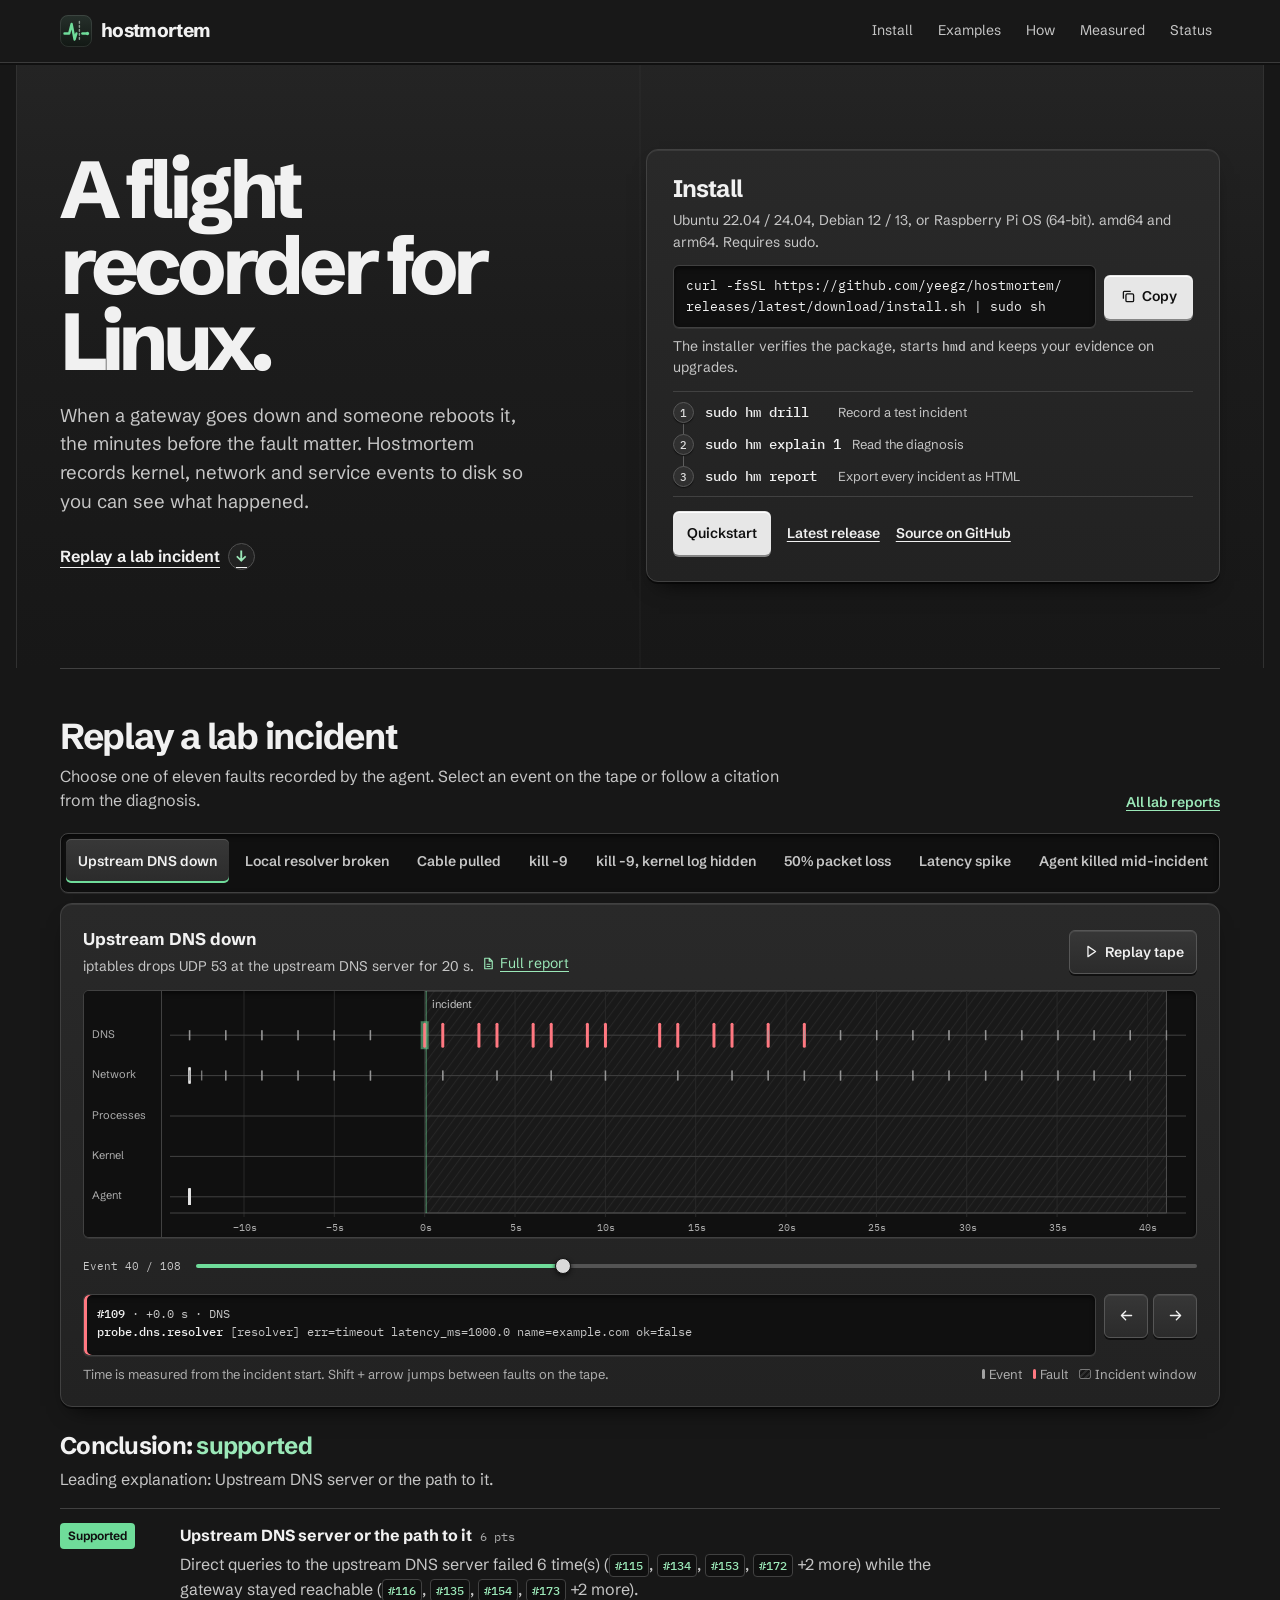
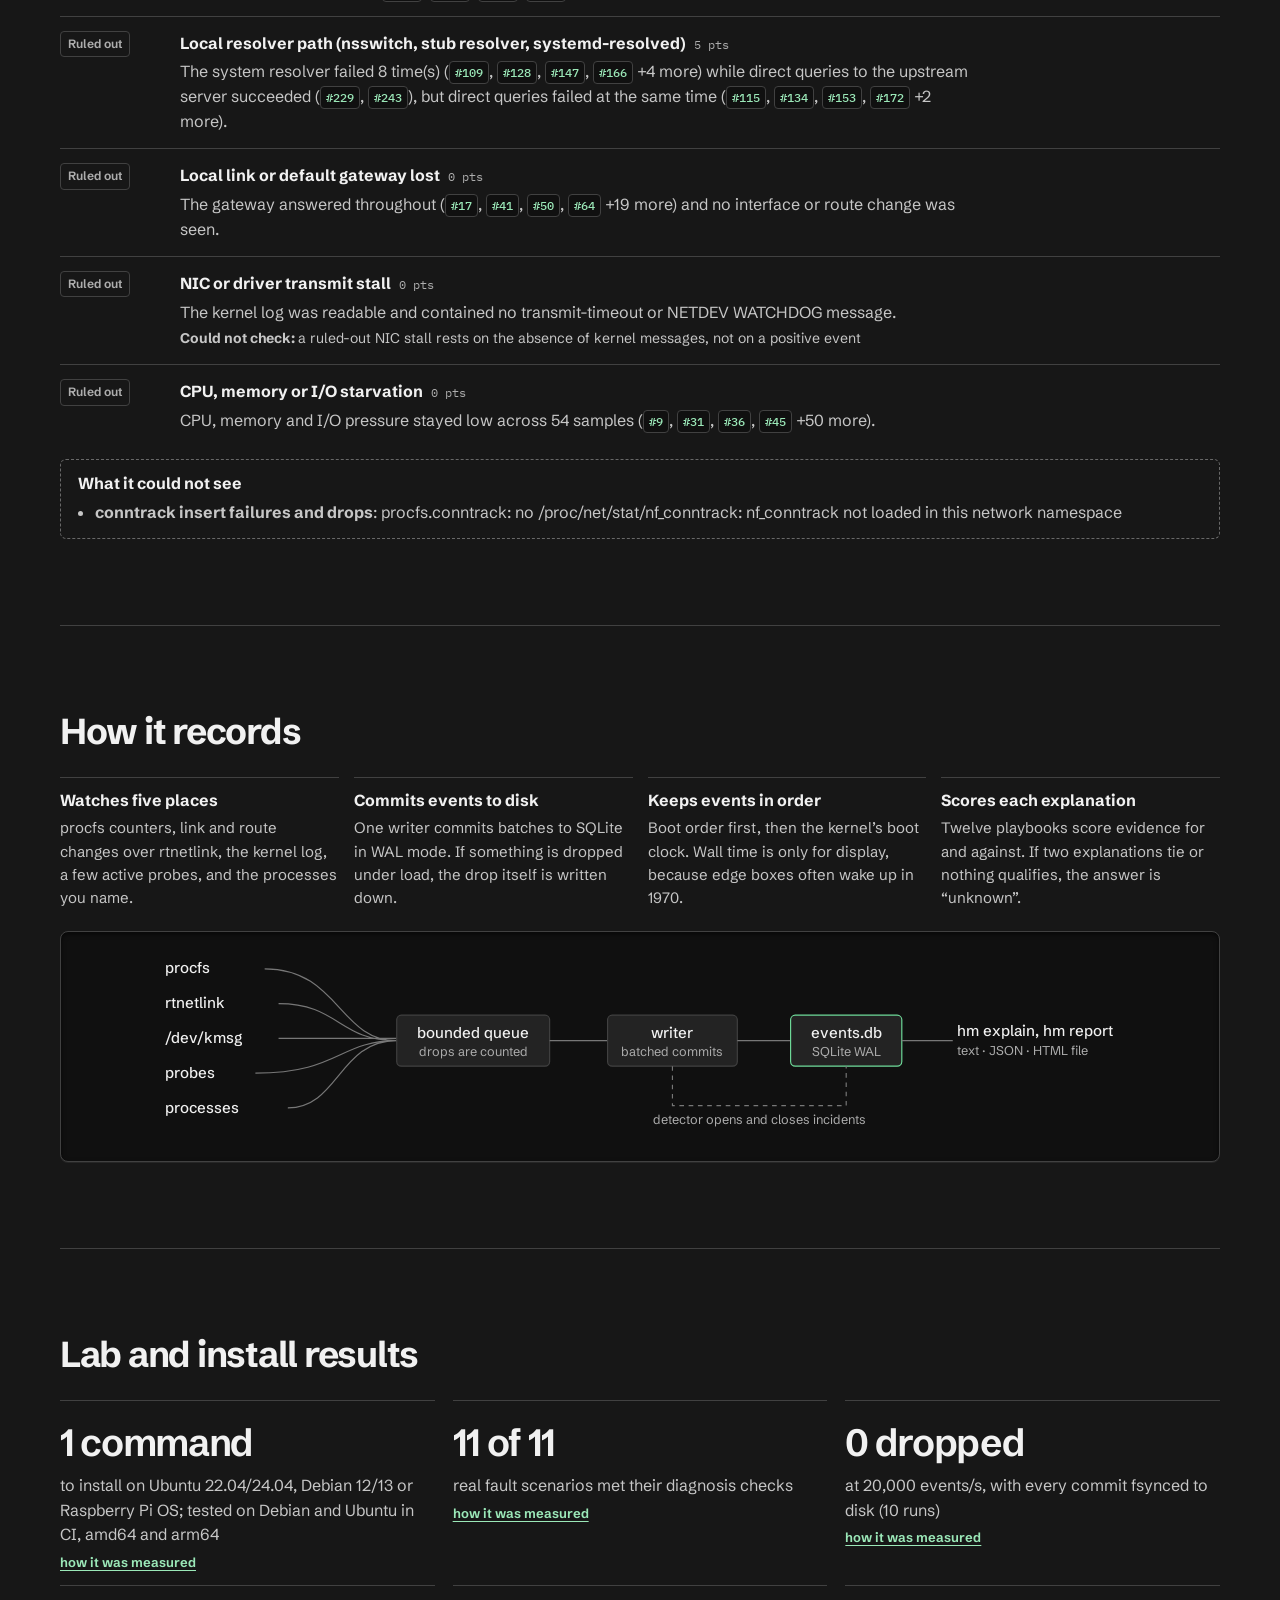
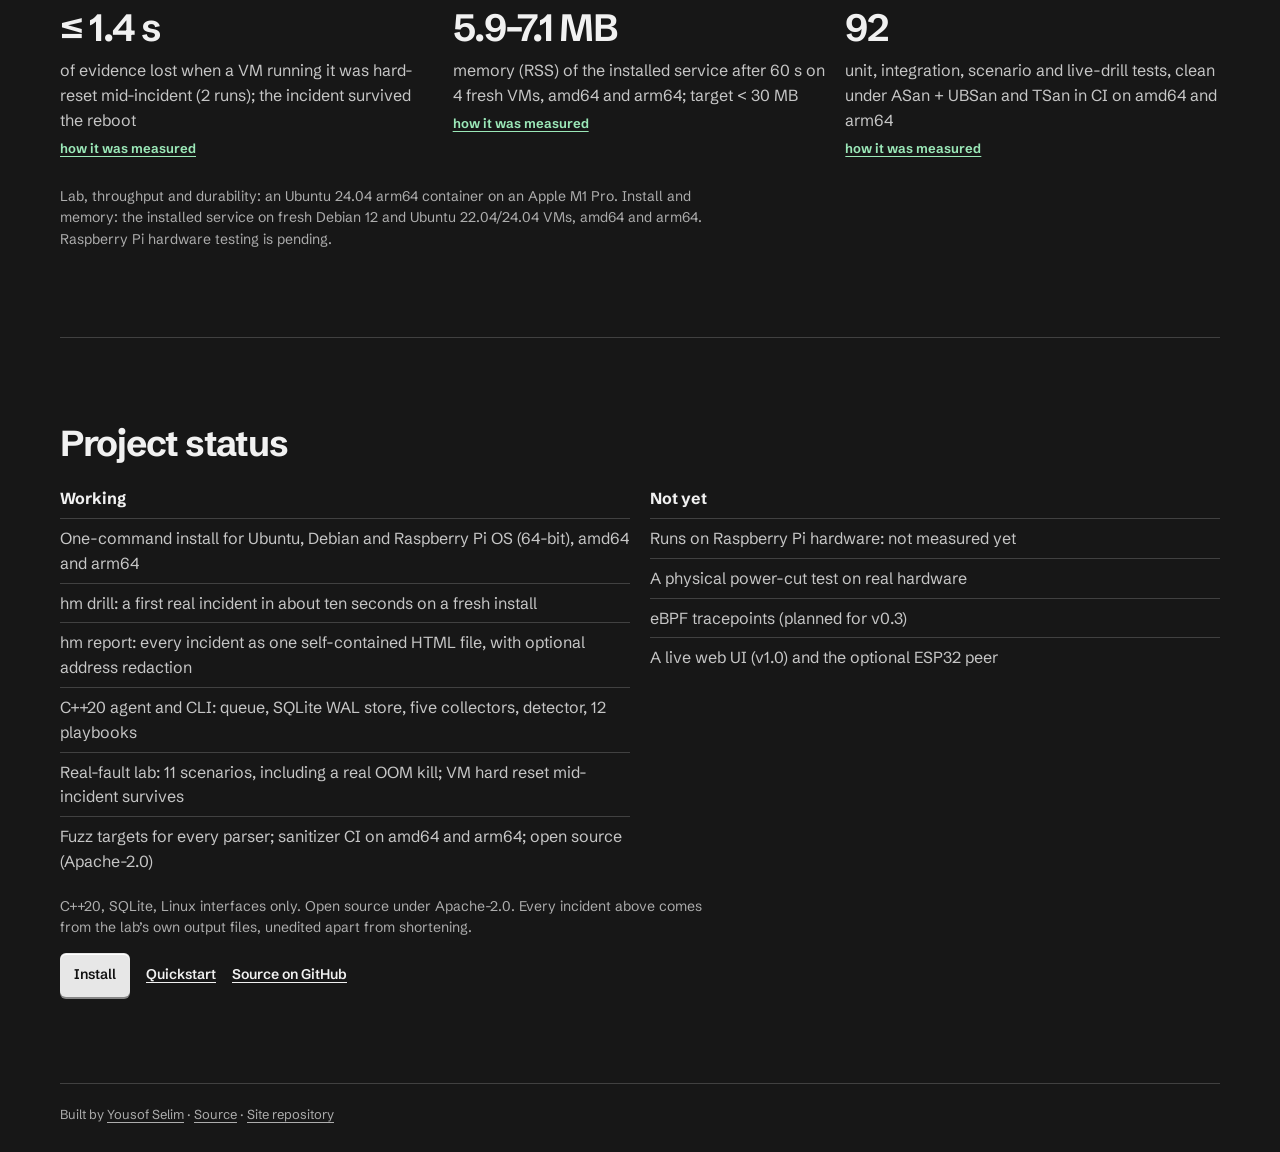
<file: site/index.html>
<!doctype html>
<html lang="en">
<head>
<meta charset="utf-8">
<meta name="viewport" content="width=device-width,initial-scale=1">
<title>Hostmortem: a flight recorder for Linux edge boxes</title>
<meta name="description" content="Hostmortem records what a Linux edge box was doing before it failed, keeps it through the reboot, and separates what it knows from what it suspects and what it cannot see. Install it with one command on Ubuntu, Debian or Raspberry Pi OS.">
<meta name="theme-color" content="#171717">
<meta property="og:title" content="Hostmortem">
<meta property="og:description" content="A flight recorder for Linux edge boxes. One-command install for Ubuntu, Debian and Raspberry Pi OS; real lab incidents as examples.">
<meta property="og:image" content="https://yousofselim.com/hostmortem-showcase/og.png?v=4">
<meta property="og:url" content="https://yousofselim.com/hostmortem-showcase/">
<meta name="twitter:card" content="summary_large_image">
<link rel="canonical" href="https://yousofselim.com/hostmortem-showcase/">
<link rel="icon" href="favicon.svg" type="image/svg+xml">
<link rel="preload" href="fonts/schibsted-grotesk.woff2" as="font" type="font/woff2" crossorigin>
<link rel="stylesheet" href="style.css?v=4">
<script src="data/incidents.js" defer></script>
<script src="app.js?v=4" defer></script>
</head>
<body>
<a class="skip" href="#install">Skip to install</a>

<header class="top">
  <div class="top-inner">
  <a class="mark" href="#" aria-label="Hostmortem, top of page">
    <img src="brand/icon.svg" width="32" height="32" alt="">
    <span>hostmortem</span>
  </a>
  <nav aria-label="Sections">
    <a href="#install">Install</a>
    <a href="#examples">Examples</a>
    <a href="#how">How</a>
    <a href="#measured">Measured</a>
    <a href="#status">Status</a>
  </nav>
  </div>
</header>

<main>
  <section class="hero" aria-labelledby="hero-title">
    <div class="hero-intro">
      <h1 id="hero-title">A flight recorder for Linux.</h1>
      <p class="lede">When a gateway goes down and someone reboots it, the minutes before the fault matter. Hostmortem records kernel, network and service events to disk so you can see what happened.</p>
      <a class="hero-link" href="#examples">Replay a lab incident <span aria-hidden="true">↓</span></a>
    </div>

    <div class="install" id="install">
      <h2 class="install-title">Install</h2>
      <p class="install-for">Ubuntu 22.04 / 24.04, Debian 12 / 13, or Raspberry Pi OS (64-bit). amd64 and arm64. Requires sudo.</p>
      <div class="install-cmd">
        <pre><code id="install-line">curl -fsSL https://github.com/<wbr>yeegz/<wbr>hostmortem/<wbr>releases/<wbr>latest/<wbr>download/<wbr>install.sh | sudo sh</code></pre>
        <button class="copy-btn" type="button" data-copy="install-line" hidden>
          <svg class="control-icon copy-outline" viewBox="0 0 20 20" aria-hidden="true"><rect x="7" y="7" width="9" height="9" rx="1.4"/><path d="M12 4H5a1 1 0 0 0-1 1v7"/></svg>
          <svg class="control-icon copy-check" viewBox="0 0 20 20" aria-hidden="true"><path d="m4 10 4 4 8-8" pathLength="1"/></svg>
          <span aria-live="polite">Copy</span>
        </button>
      </div>
      <p class="install-note">The installer verifies the package, starts <code>hmd</code> and keeps your evidence on upgrades.</p>
      <ol class="install-steps">
        <li><code>sudo hm drill</code><span>Record a test incident</span></li>
        <li><code>sudo hm explain 1</code><span>Read the diagnosis</span></li>
        <li><code>sudo hm report</code><span>Export every incident as HTML</span></li>
      </ol>
      <p class="get"><a class="get-primary" href="https://github.com/yeegz/hostmortem/blob/main/docs/QUICKSTART.md">Quickstart</a> <a href="https://github.com/yeegz/hostmortem/releases/latest">Latest release</a> <a href="https://github.com/yeegz/hostmortem">Source on GitHub</a></p>
    </div>

  </section>

  <section class="examples" id="examples" aria-labelledby="examples-title">
    <div class="section-head">
      <div>
        <h2 id="examples-title">Replay a lab incident</h2>
        <p class="examples-note">Choose one of eleven faults recorded by the agent. Select an event on the tape or follow a citation from the diagnosis.</p>
      </div>
      <a href="reports/">All lab reports</a>
    </div>
    <div class="picker" role="tablist" aria-label="Lab incidents">
      <span class="picker-ink" aria-hidden="true"></span>
    </div>

    <div id="incident-panel" role="tabpanel">
      <figure class="tape-wrap">
        <div class="tape-head">
          <figcaption class="tape-what" id="tape-what"></figcaption>
          <button class="replay-btn" type="button" id="replay-btn">
            <svg class="control-icon replay-play" viewBox="0 0 20 20" aria-hidden="true"><path d="m7 4 9 6-9 6V4Z"/></svg>
            <svg class="control-icon replay-pause" viewBox="0 0 20 20" aria-hidden="true"><path d="M7 4v12m6-12v12"/></svg>
            <span aria-live="polite">Replay tape</span>
          </button>
        </div>
        <div class="tape" id="tape" tabindex="0" role="group" aria-roledescription="recorder tape"
             aria-describedby="tape-help">
          <svg id="tape-svg" preserveAspectRatio="none" aria-hidden="true"></svg>
          <div class="lane-names" aria-hidden="true"></div>
          <div class="cursor" aria-hidden="true"></div>
        </div>
        <div class="event-position">
          <span id="event-count" aria-hidden="true">Event</span>
          <input id="event-seek" type="range" aria-label="Event position" min="1" max="1" value="1" disabled>
        </div>
        <div class="event-controls">
          <output class="readout" id="readout" aria-live="polite"></output>
          <div class="event-buttons">
            <button type="button" id="event-prev" aria-label="Previous event">
              <svg class="control-icon" viewBox="0 0 20 20" aria-hidden="true"><path d="m9 5-5 5 5 5M4 10h12"/></svg>
            </button>
            <button type="button" id="event-next" aria-label="Next event">
              <svg class="control-icon" viewBox="0 0 20 20" aria-hidden="true"><path d="m11 5 5 5-5 5M16 10H4"/></svg>
            </button>
          </div>
        </div>
        <div class="tape-footer">
          <p class="tape-help" id="tape-help">Time is measured from the incident start. Shift + arrow jumps between faults on the tape.</p>
          <ul class="tape-key" aria-label="Tape legend">
            <li><span class="key-event" aria-hidden="true"></span>Event</li>
            <li><span class="key-fault" aria-hidden="true"></span>Fault</li>
            <li><span class="key-window" aria-hidden="true"></span>Incident window</li>
          </ul>
        </div>
      </figure>

      <div class="verdict" id="verdict" aria-live="polite"></div>
    </div>
  </section>

  <section class="how" id="how" aria-labelledby="how-title">
    <h2 id="how-title">How it records</h2>
    <ol class="steps">
      <li>
        <h3>Watches five places</h3>
        <p>procfs counters, link and route changes over rtnetlink, the kernel log, a few active probes, and the processes you name.</p>
      </li>
      <li>
        <h3>Commits events to disk</h3>
        <p>One writer commits batches to SQLite in WAL mode. If something is dropped under load, the drop itself is written down.</p>
      </li>
      <li>
        <h3>Keeps events in order</h3>
        <p>Boot order first, then the kernel’s boot clock. Wall time is only for display, because edge boxes often wake up in 1970.</p>
      </li>
      <li>
        <h3>Scores each explanation</h3>
        <p>Twelve playbooks score evidence for and against. If two explanations tie or nothing qualifies, the answer is “unknown”.</p>
      </li>
    </ol>
    <div class="diagram" role="img" tabindex="0" aria-label="Collectors feed a bounded queue, one writer commits to SQLite, a detector opens incidents, and the CLI explains them.">
      <svg viewBox="0 0 820 170" aria-hidden="true">
        <g class="d-src">
          <text x="0" y="22">procfs</text><text x="0" y="52">rtnetlink</text><text x="0" y="82">/dev/kmsg</text><text x="0" y="112">probes</text><text x="0" y="142">processes</text>
        </g>
        <path class="d-line" d="M86 18 C150 18 150 80 200 80 M98 48 C150 48 150 80 200 80 M98 78 H200 M78 108 C150 108 150 80 200 80 M106 138 C150 138 150 80 200 80"/>
        <rect class="d-box" x="200" y="58" width="132" height="44" rx="4"/>
        <text class="d-label" x="266" y="78" text-anchor="middle">bounded queue</text>
        <text class="d-sub" x="266" y="93" text-anchor="middle">drops are counted</text>
        <path class="d-line" d="M332 80 H382"/>
        <rect class="d-box" x="382" y="58" width="112" height="44" rx="4"/>
        <text class="d-label" x="438" y="78" text-anchor="middle">writer</text>
        <text class="d-sub" x="438" y="93" text-anchor="middle">batched commits</text>
        <path class="d-line" d="M494 80 H540"/>
        <rect class="d-box accent" x="540" y="58" width="96" height="44" rx="4"/>
        <text class="d-label" x="588" y="78" text-anchor="middle">events.db</text>
        <text class="d-sub" x="588" y="93" text-anchor="middle">SQLite WAL</text>
        <path class="d-line" d="M636 80 H680"/>
        <text class="d-label" x="684" y="76">hm explain, hm report</text>
        <text class="d-sub" x="684" y="92">text · JSON · HTML file</text>
        <path class="d-line dashed" d="M438 102 V136 H588 V102"/>
        <text class="d-sub" x="513" y="152" text-anchor="middle">detector opens and closes incidents</text>
      </svg>
    </div>
  </section>

  <section class="measured" id="measured" aria-labelledby="measured-title">
    <h2 id="measured-title">Lab and install results</h2>
    <dl class="ledger" id="ledger"></dl>
    <p class="fine">Lab, throughput and durability: an Ubuntu 24.04 arm64 container on an Apple M1 Pro. Install and memory: the installed service on fresh Debian 12 and Ubuntu 22.04/24.04 VMs, amd64 and arm64. Raspberry Pi hardware testing is pending.</p>
  </section>

  <section class="status" id="status" aria-labelledby="status-title">
    <h2 id="status-title">Project status</h2>
    <div class="status-cols">
      <div>
        <h3>Working</h3>
        <ul id="status-working"></ul>
      </div>
      <div>
        <h3>Not yet</h3>
        <ul id="status-not"></ul>
      </div>
    </div>
    <p class="fine">C++20, SQLite, Linux interfaces only. Open source under Apache-2.0. Every incident above comes from the lab’s own output files, unedited apart from shortening.</p>
    <p class="get"><a class="get-primary" href="#install">Install</a> <a href="https://github.com/yeegz/hostmortem/blob/main/docs/QUICKSTART.md">Quickstart</a> <a href="https://github.com/yeegz/hostmortem">Source on GitHub</a></p>
  </section>
</main>

<footer class="foot">
  <p>Built by <a href="https://yousofselim.com">Yousof Selim</a> · <a href="https://github.com/yeegz/hostmortem">Source</a> · <a href="https://github.com/yeegz/hostmortem-showcase">Site repository</a></p>
</footer>
<noscript><p class="noscript">The replay needs JavaScript. The incident reports are also available as plain HTML in the <a href="reports/">reports folder</a>.</p></noscript>
</body>
</html>
</file>
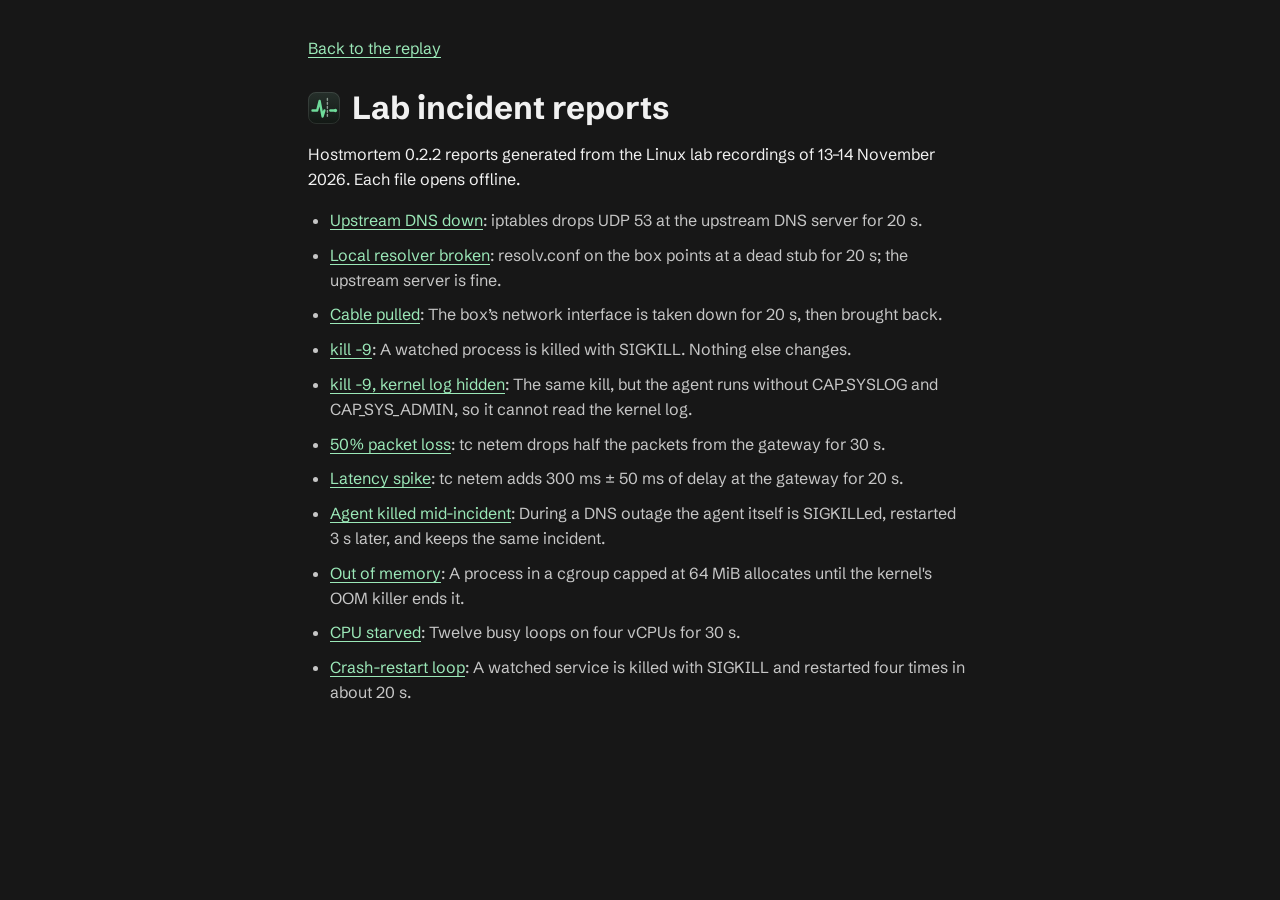
<file: site/reports/index.html>
<!doctype html><html lang="en"><head><meta charset="utf-8"><meta name="viewport" content="width=device-width,initial-scale=1">
<title>Hostmortem lab reports</title><link rel="icon" href="../favicon.svg" type="image/svg+xml">
<link rel="stylesheet" href="../style.css?v=4">
<style>
main{max-width:47rem;padding-top:36px;padding-bottom:36px}
header{display:flex;gap:12px;align-items:center;margin:22px 0 10px}
ul{padding-left:22px;color:var(--body)}
li{margin:10px 0}
li a,main>a{color:var(--signal-text)}
</style></head>
<body><main><a href="../#examples">Back to the replay</a><header><img src="../brand/icon.svg" width="32" height="32" alt=""><h1>Lab incident reports</h1></header><p>Hostmortem 0.2.2 reports generated from the Linux lab recordings of 13–14 November 2026. Each file opens offline.</p><ul><li><a href="dns_upstream.html">Upstream DNS down</a>: iptables drops UDP 53 at the upstream DNS server for 20 s.</li><li><a href="dns_local.html">Local resolver broken</a>: resolv.conf on the box points at a dead stub for 20 s; the upstream server is fine.</li><li><a href="link_down.html">Cable pulled</a>: The box’s network interface is taken down for 20 s, then brought back.</li><li><a href="kill9.html">kill -9</a>: A watched process is killed with SIGKILL. Nothing else changes.</li><li><a href="missing_kmsg.html">kill -9, kernel log hidden</a>: The same kill, but the agent runs without CAP_SYSLOG and CAP_SYS_ADMIN, so it cannot read the kernel log.</li><li><a href="packet_loss.html">50% packet loss</a>: tc netem drops half the packets from the gateway for 30 s.</li><li><a href="latency.html">Latency spike</a>: tc netem adds 300 ms ± 50 ms of delay at the gateway for 20 s.</li><li><a href="agent_crash.html">Agent killed mid-incident</a>: During a DNS outage the agent itself is SIGKILLed, restarted 3 s later, and keeps the same incident.</li><li><a href="oom_kill.html">Out of memory</a>: A process in a cgroup capped at 64 MiB allocates until the kernel's OOM killer ends it.</li><li><a href="cpu_saturation.html">CPU starved</a>: Twelve busy loops on four vCPUs for 30 s.</li><li><a href="restart_loop.html">Crash-restart loop</a>: A watched service is killed with SIGKILL and restarted four times in about 20 s.</li></ul></main></body></html>
</file>
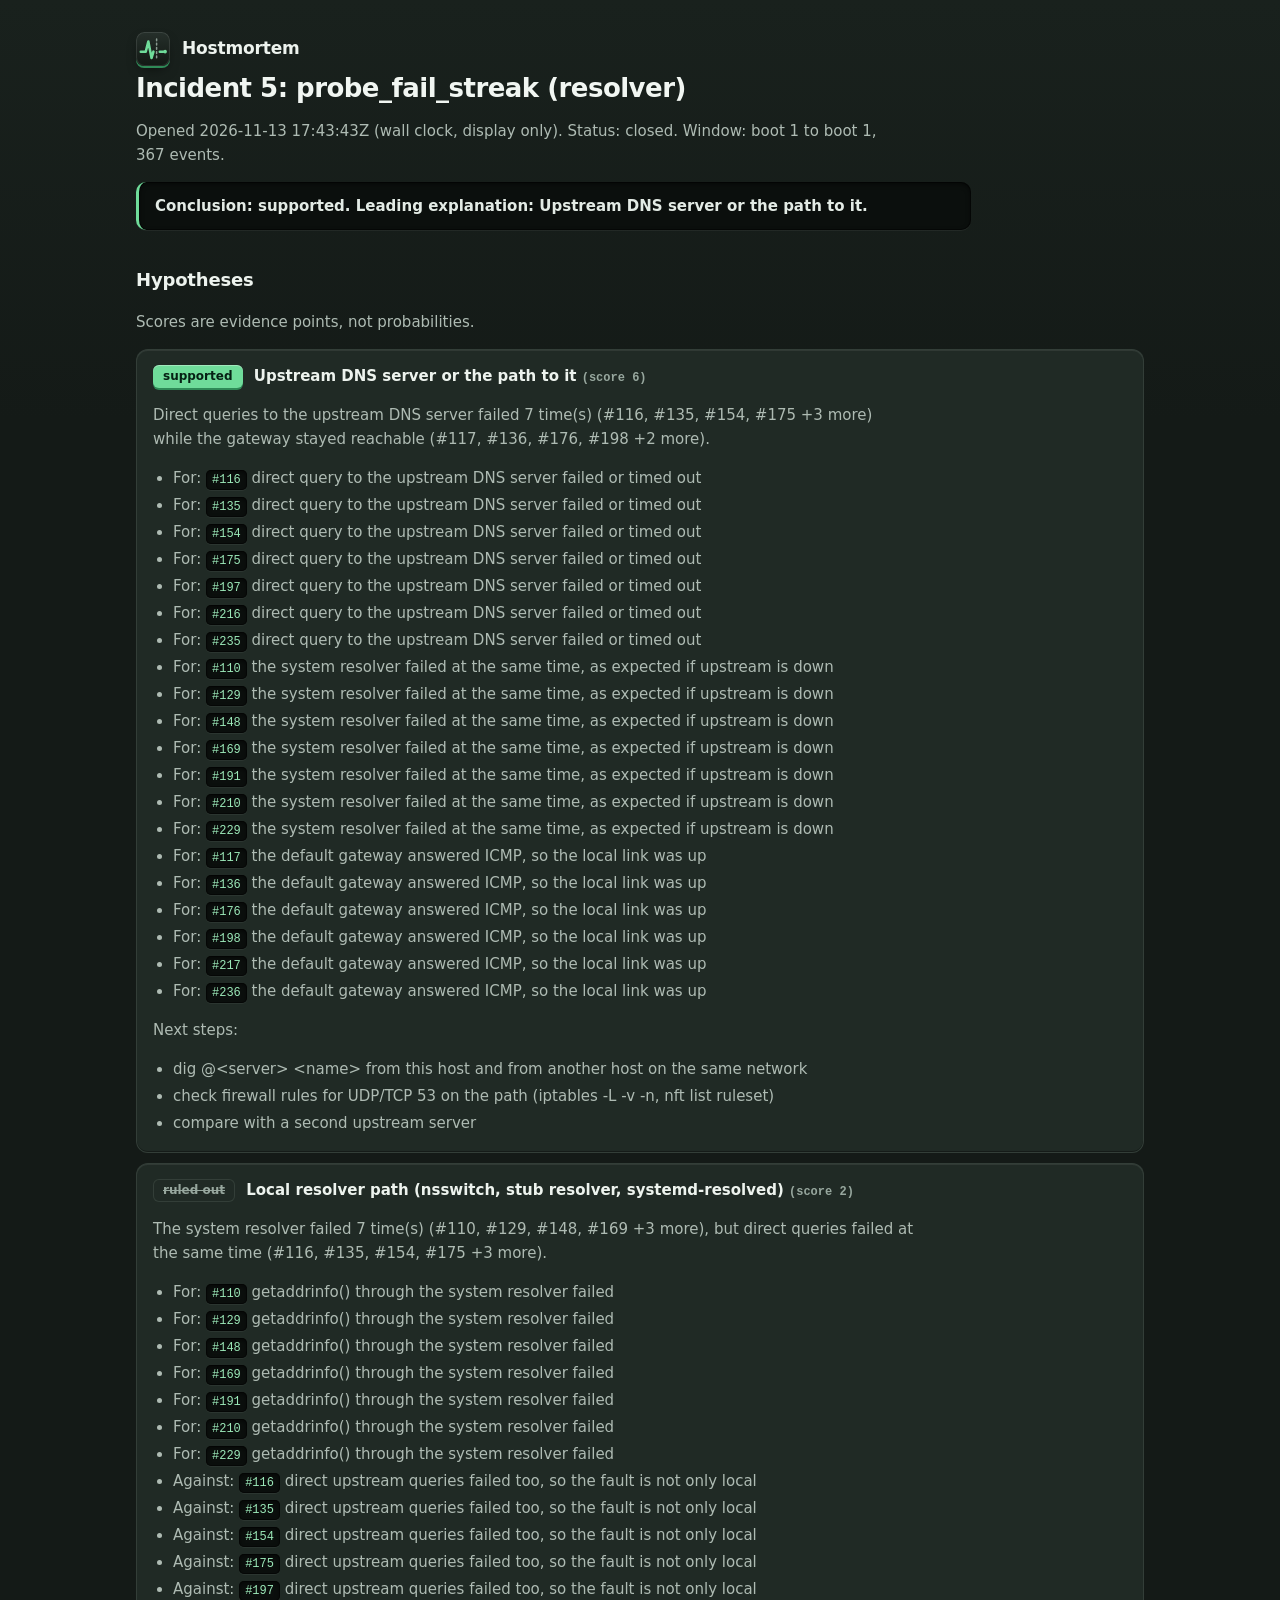
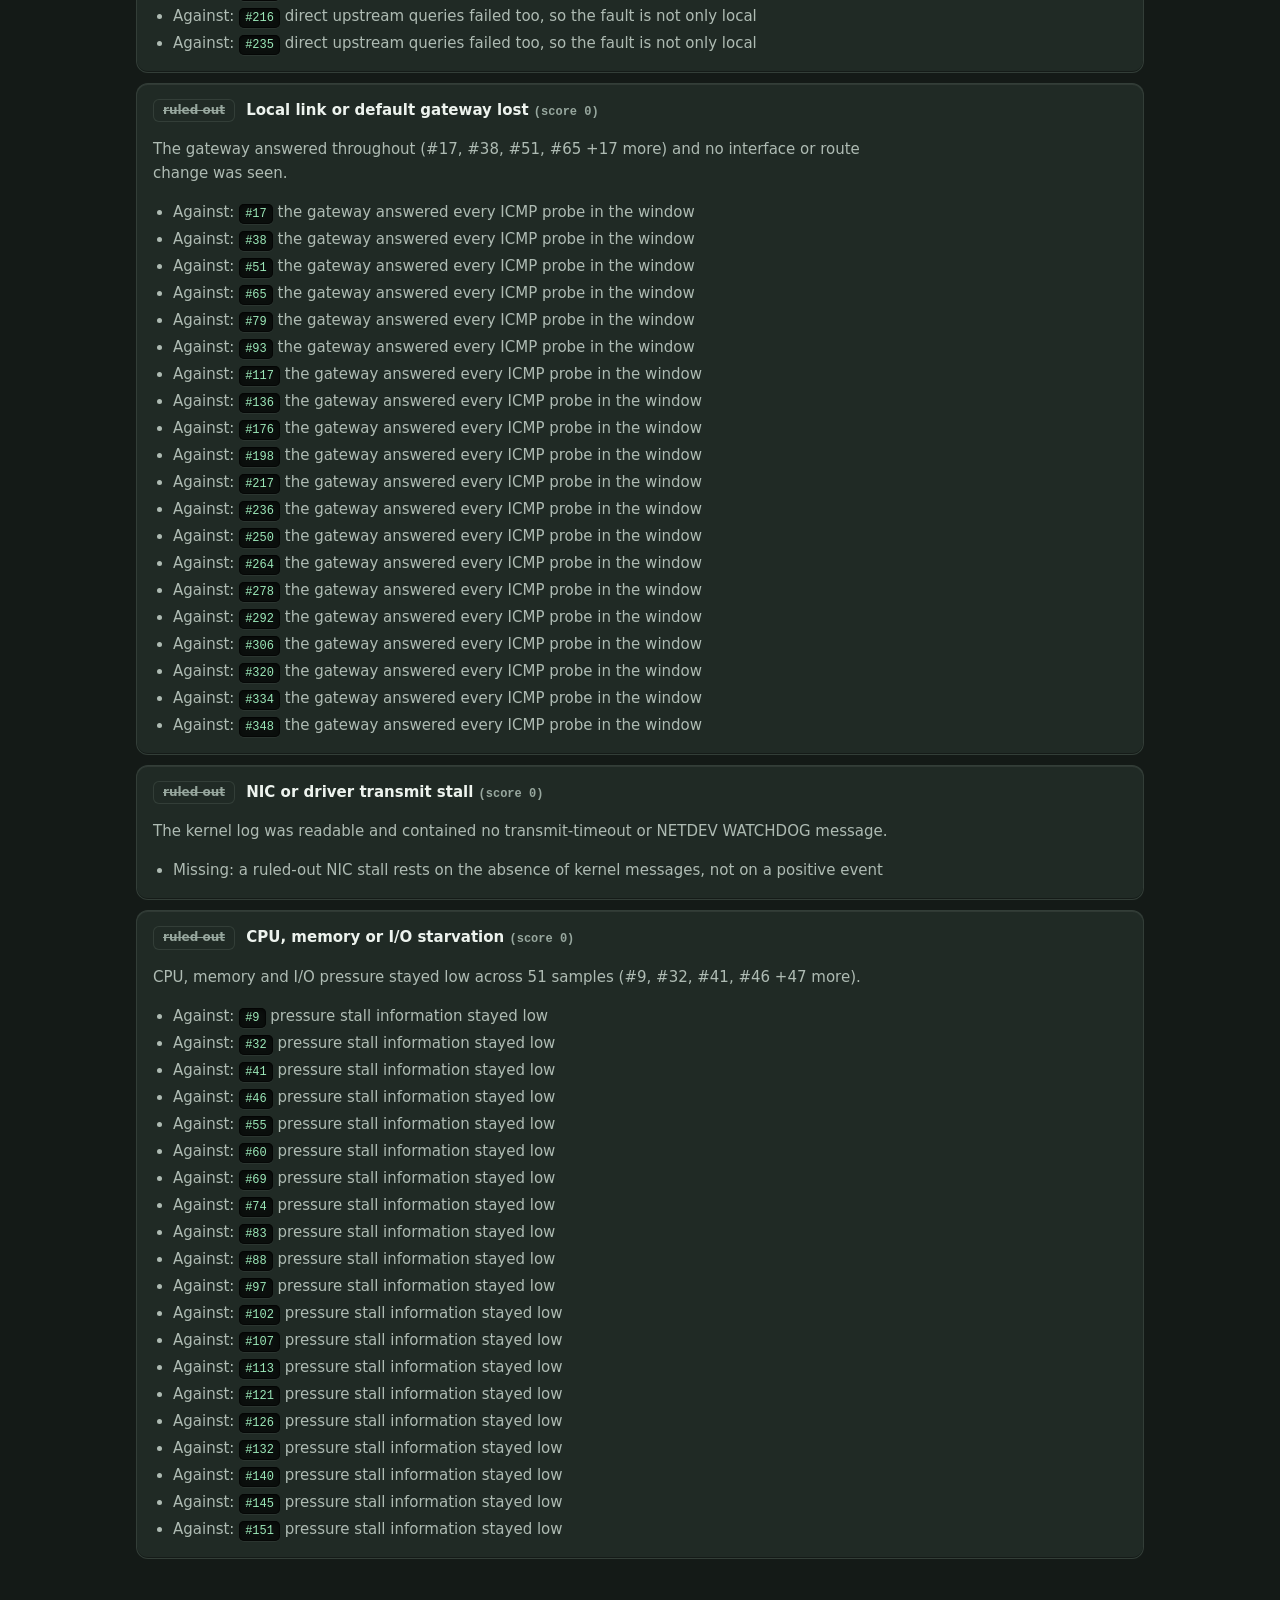
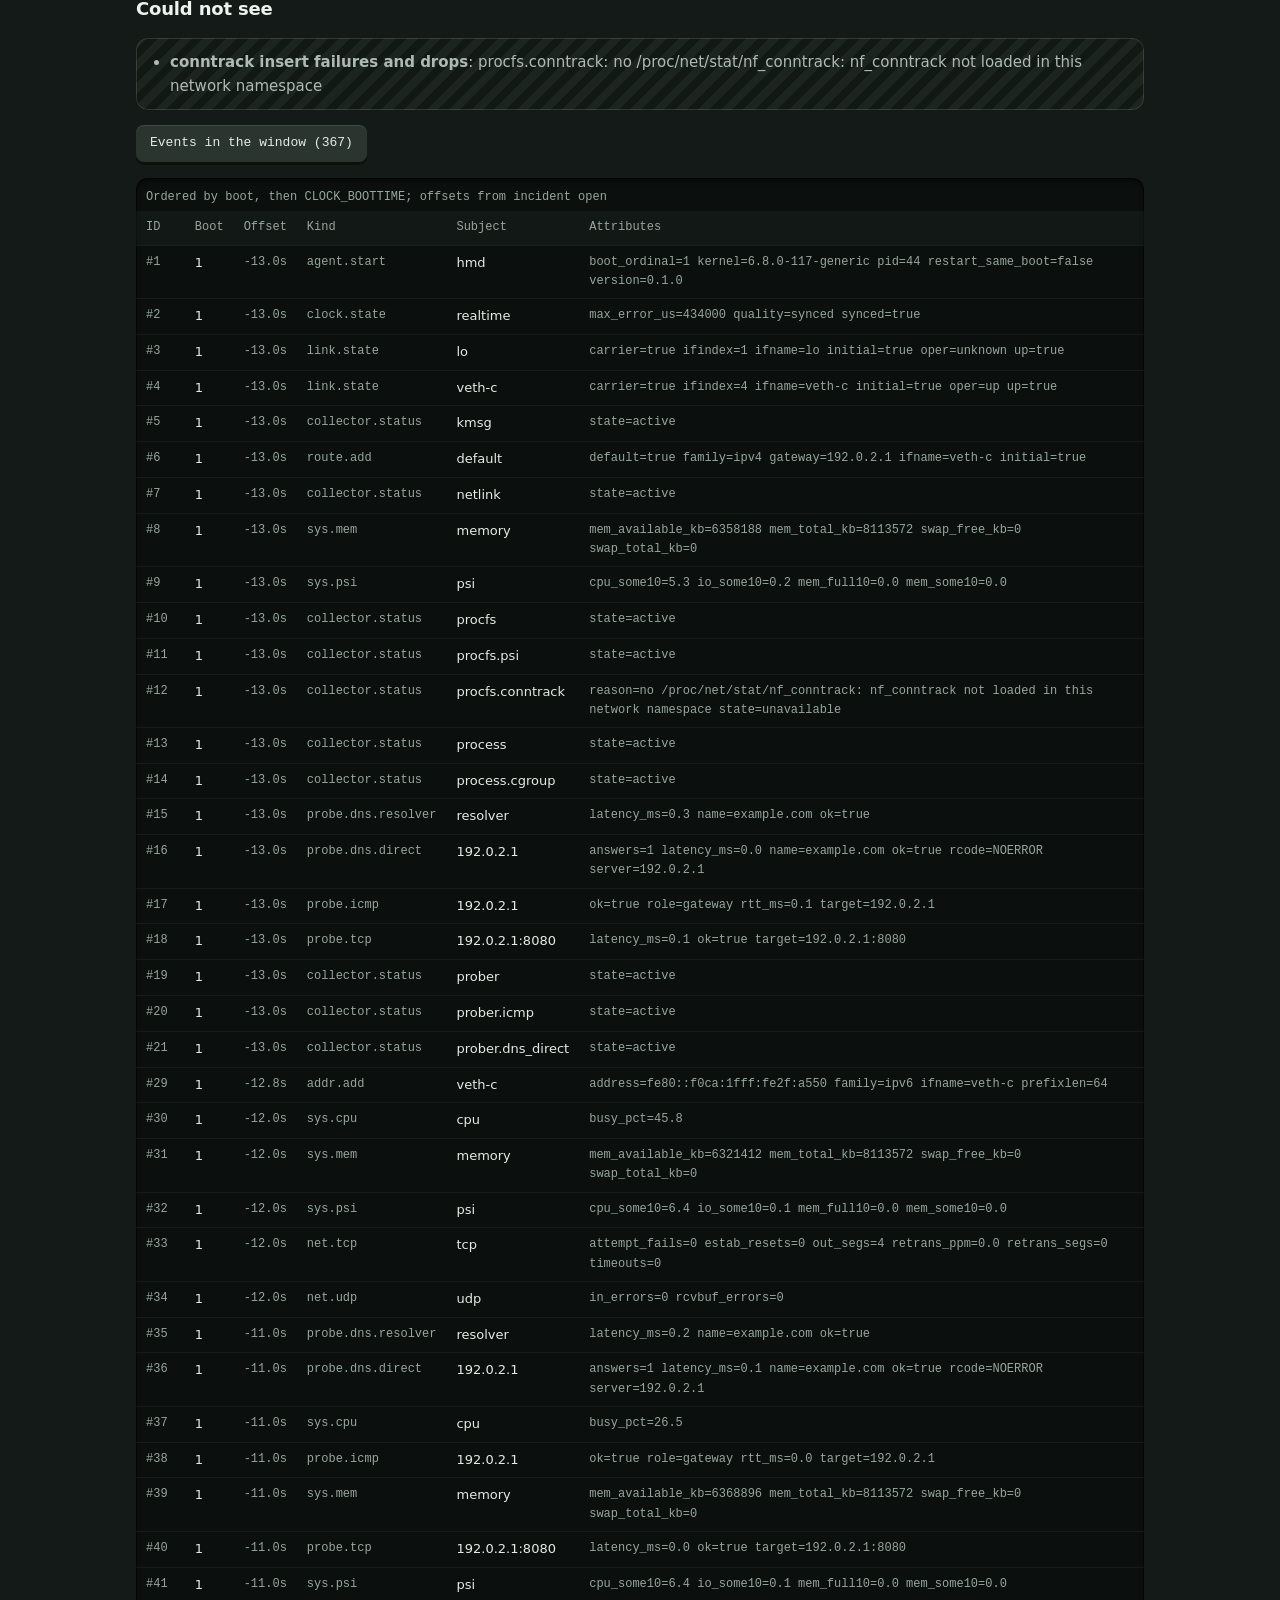
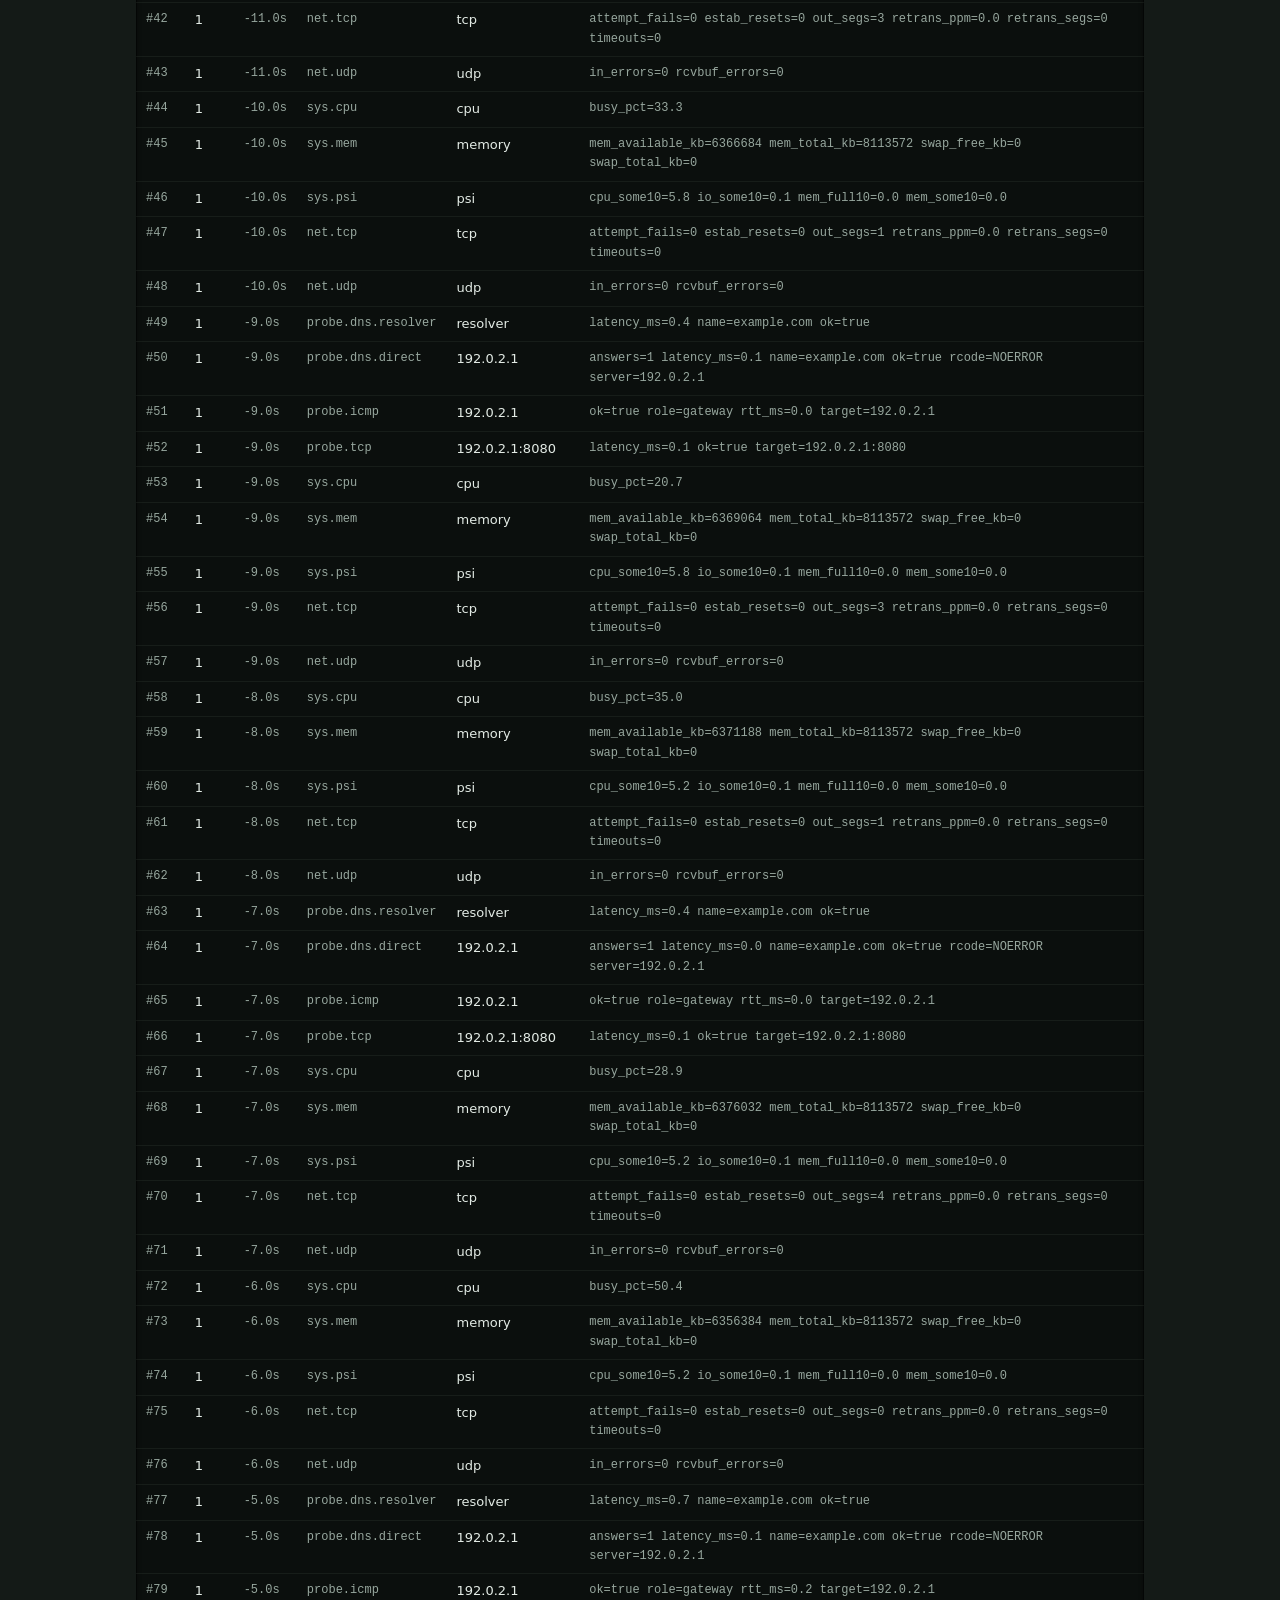
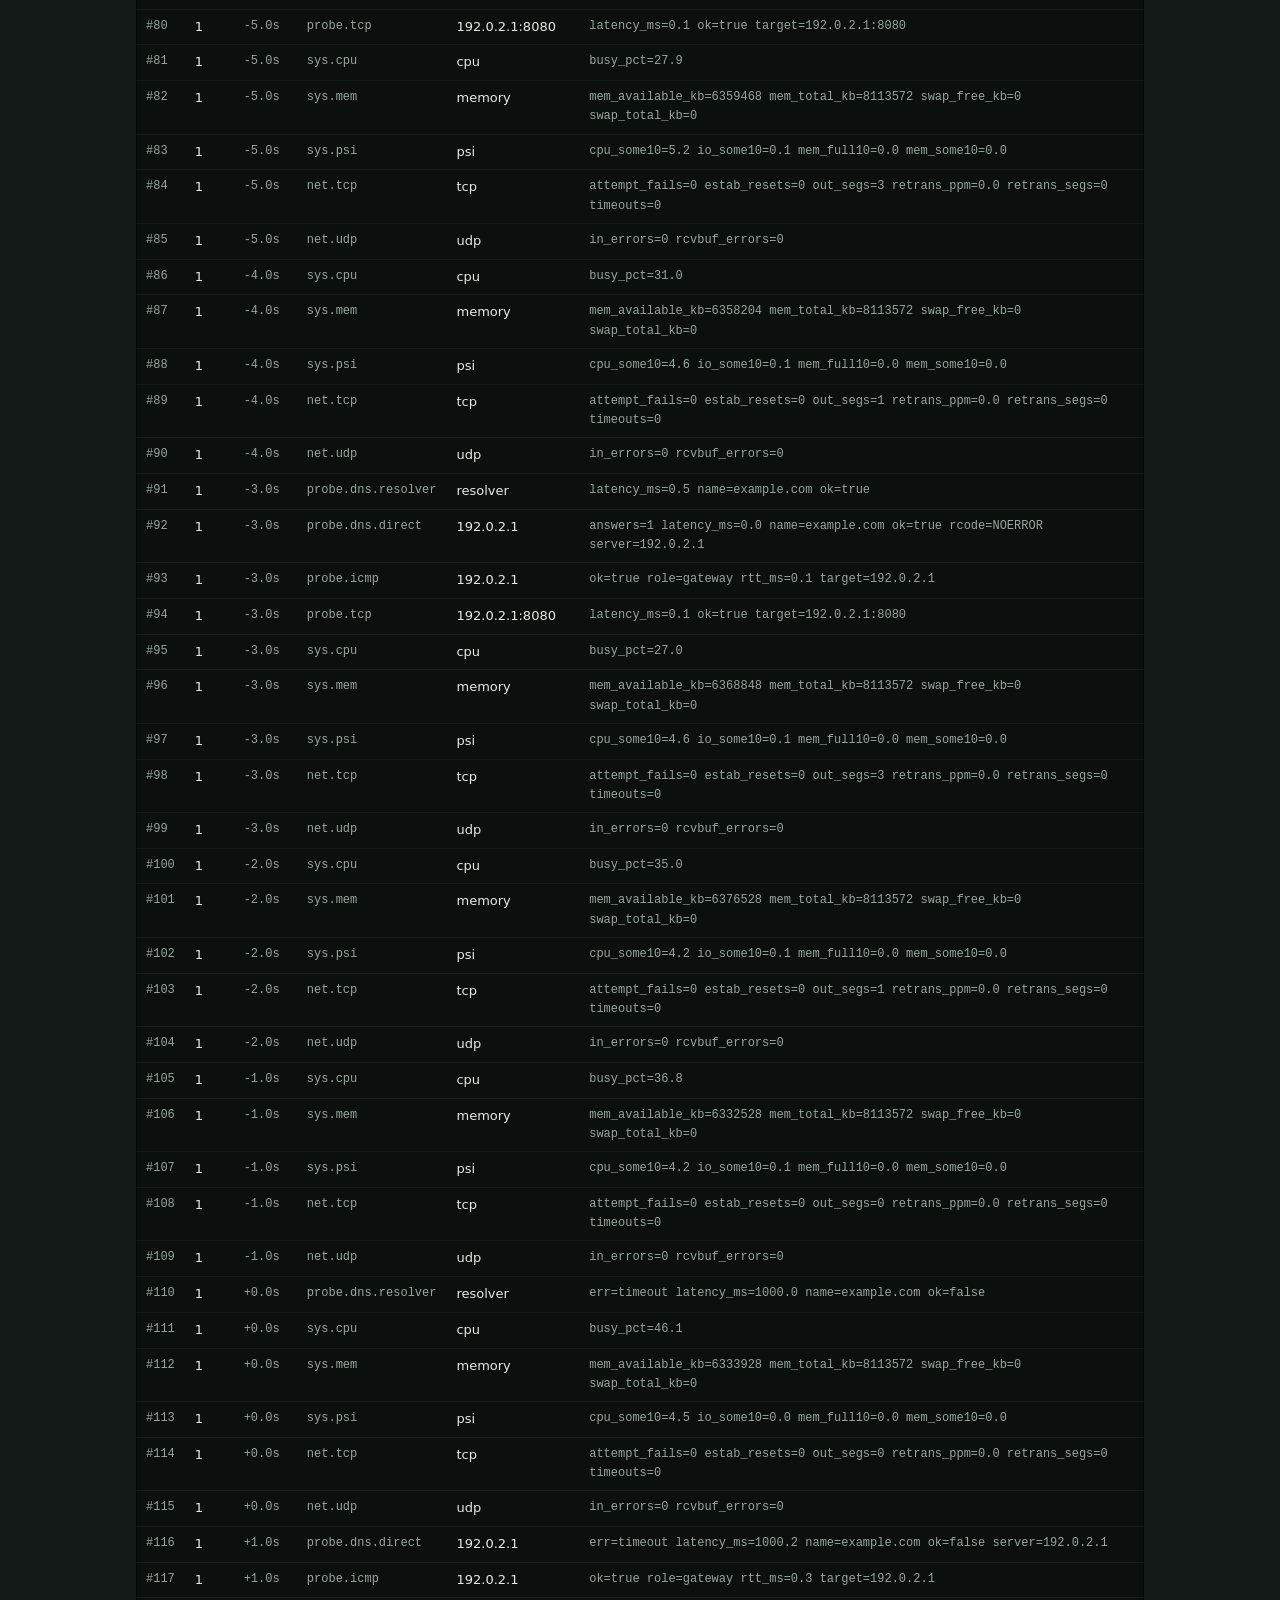
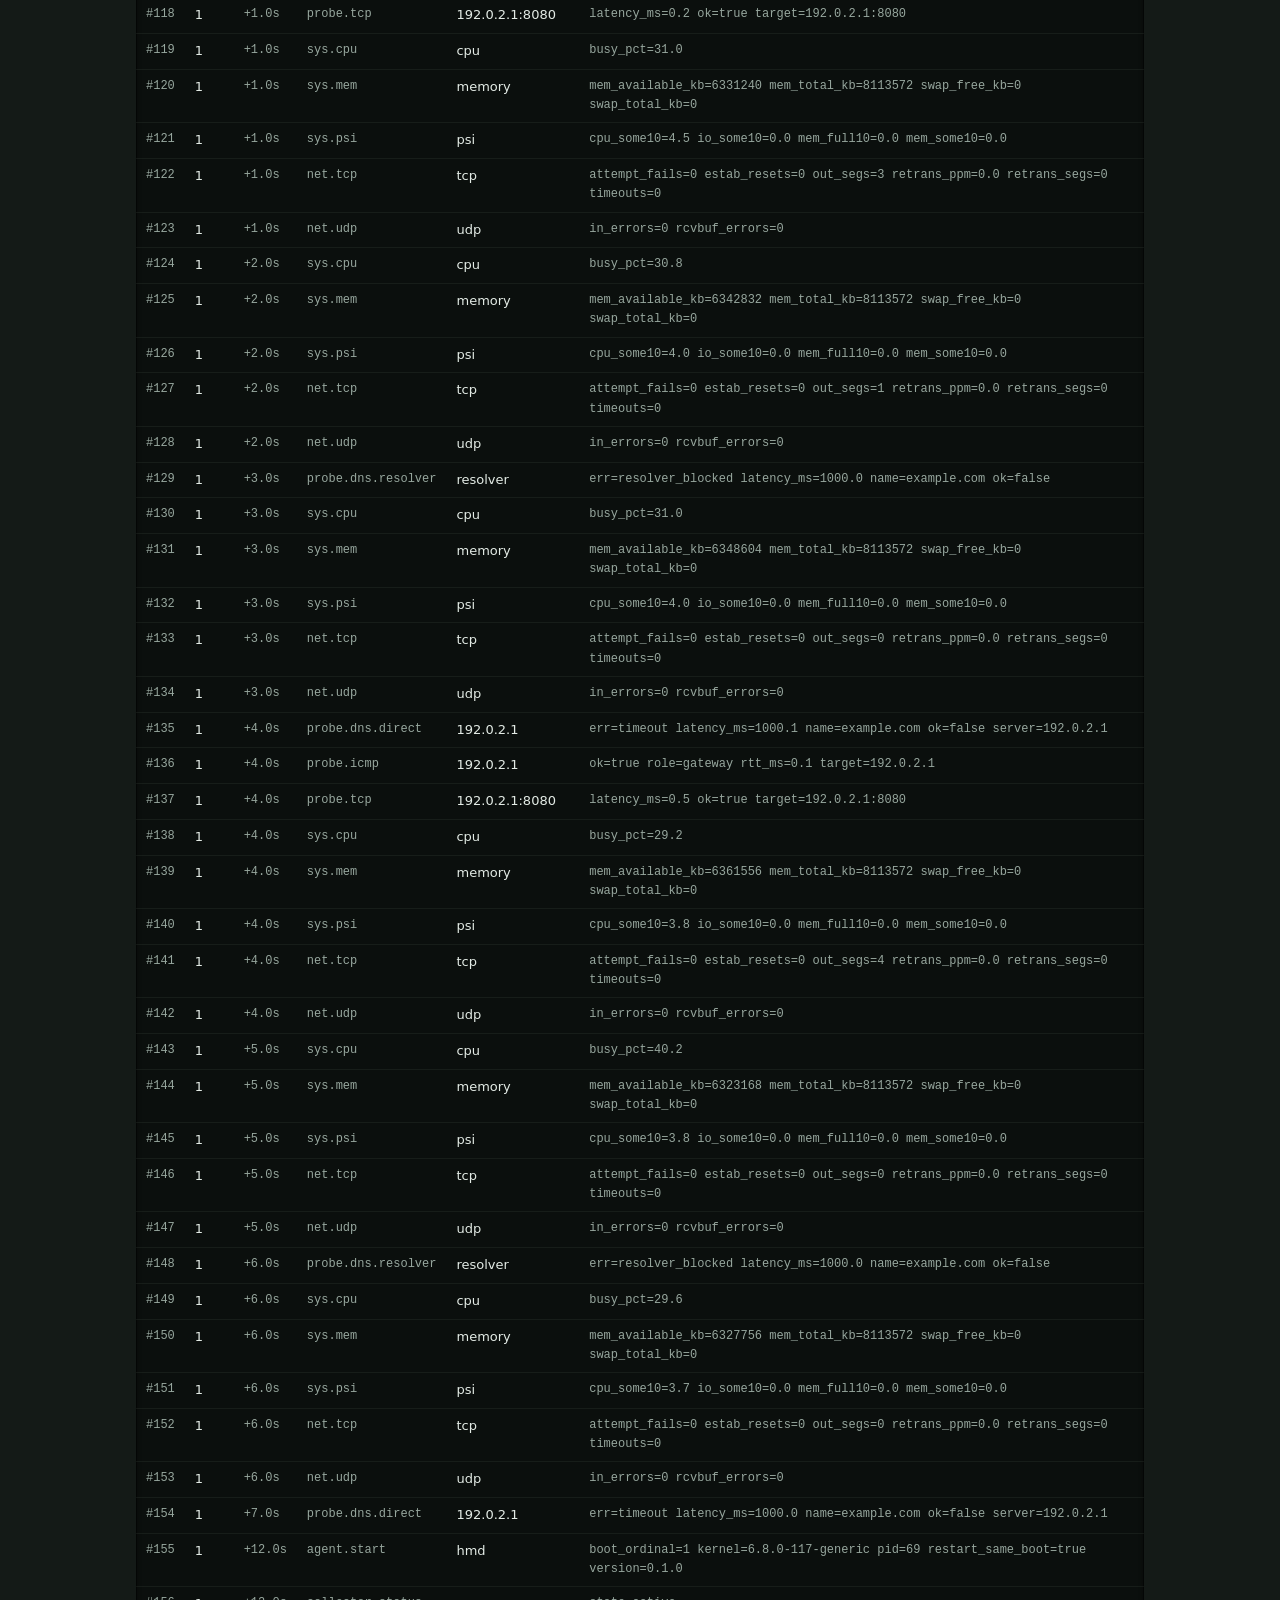
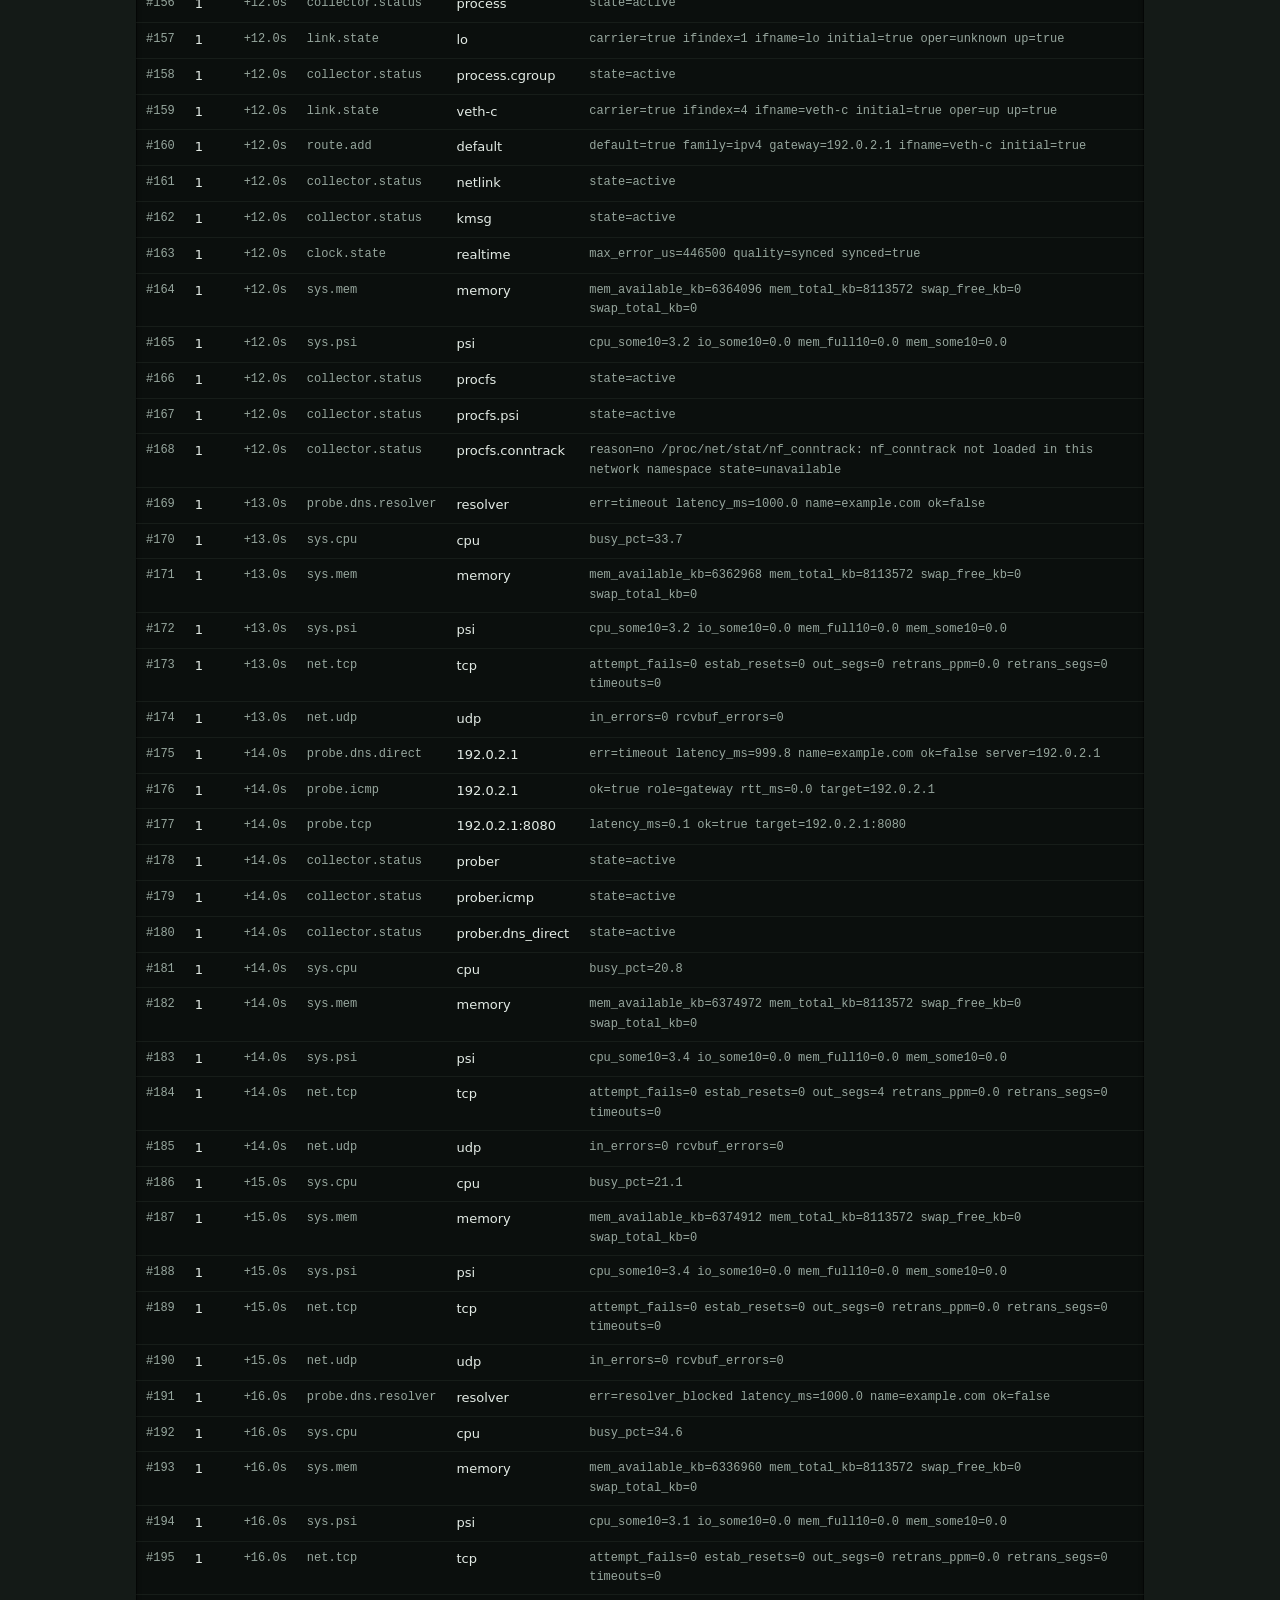
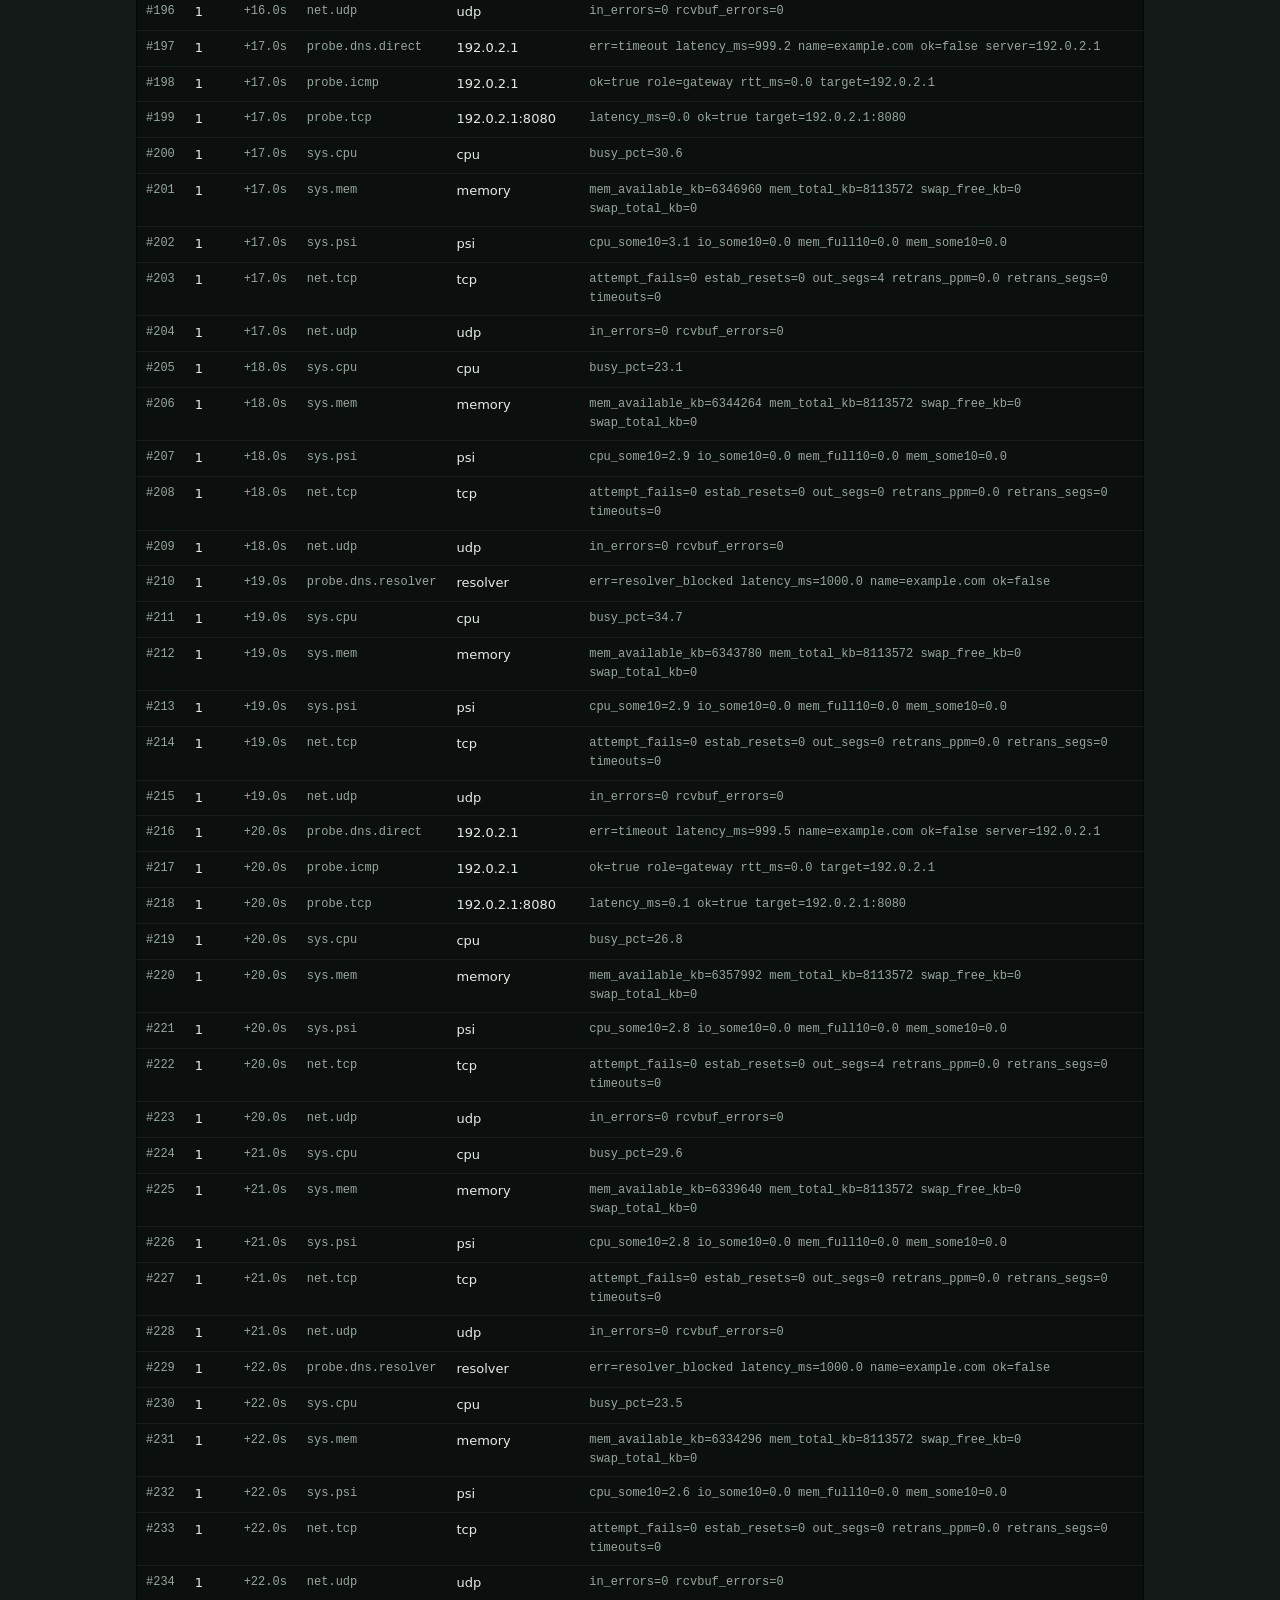
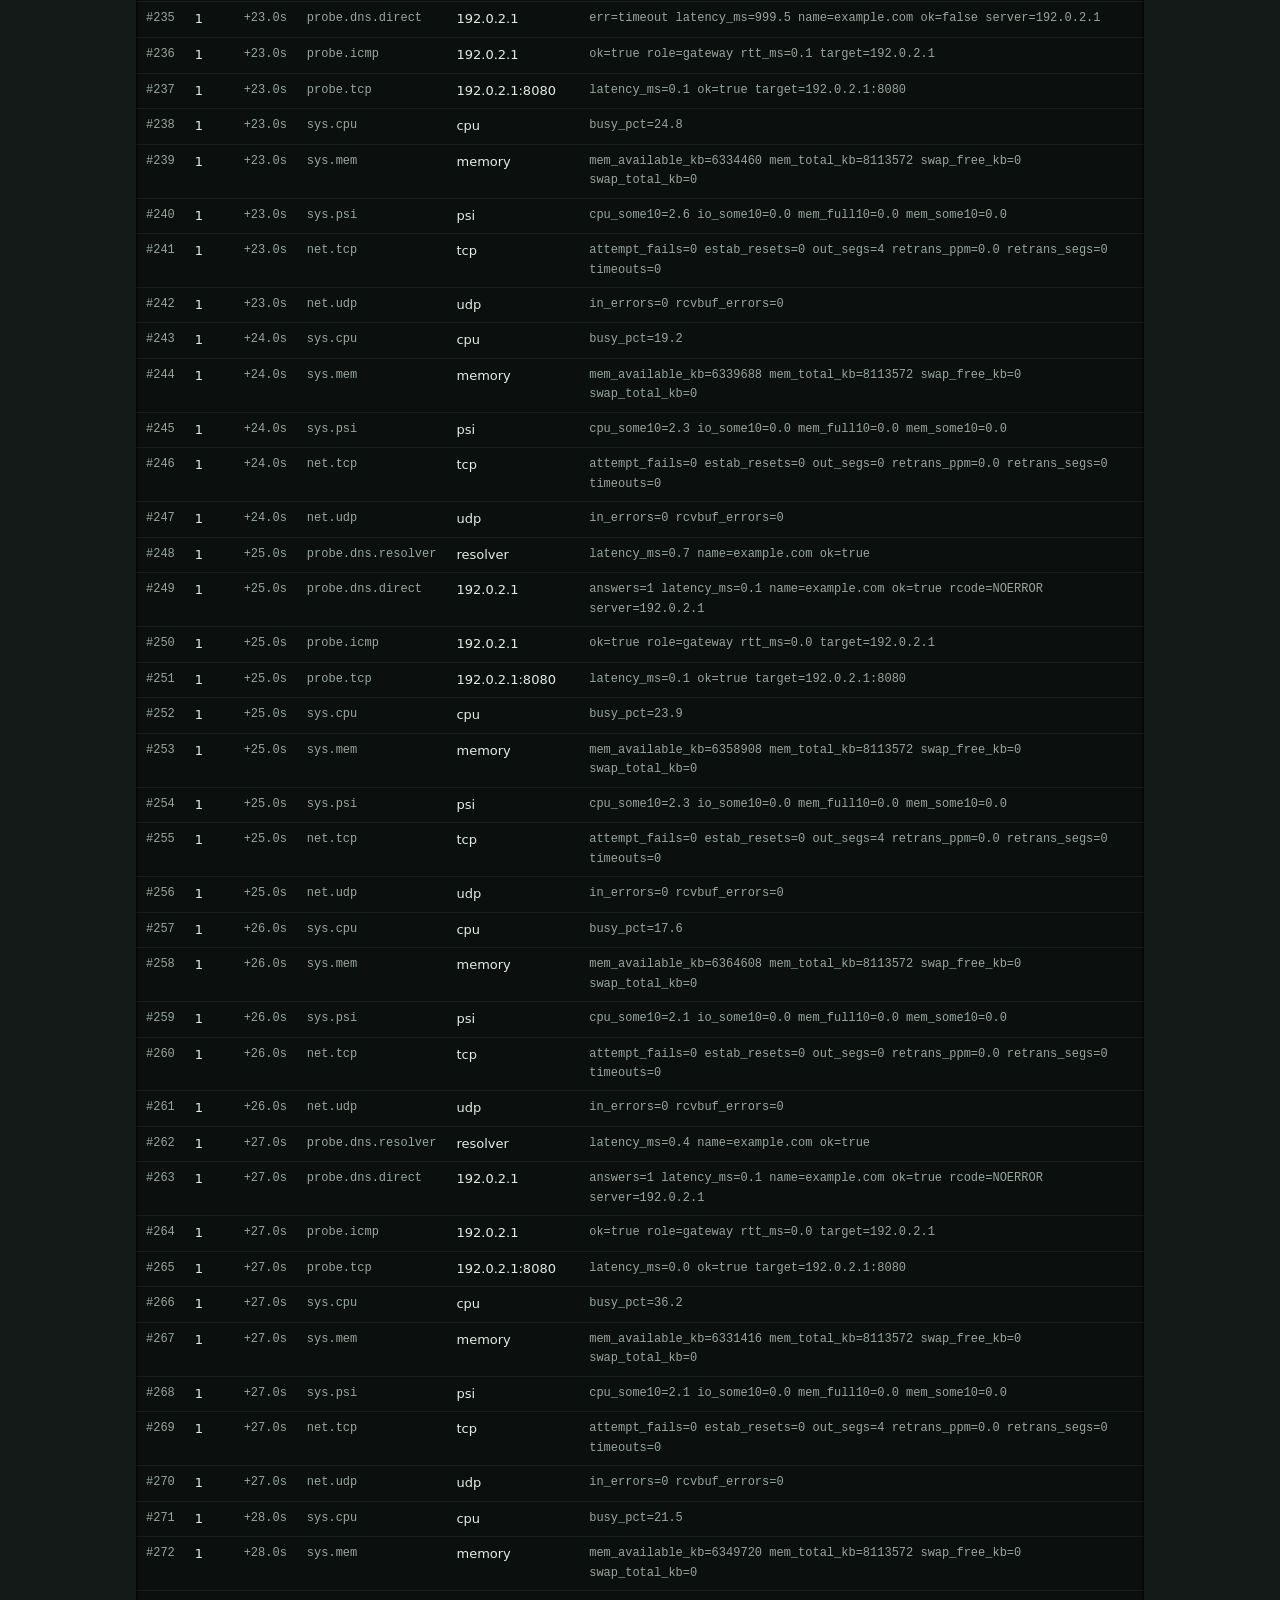
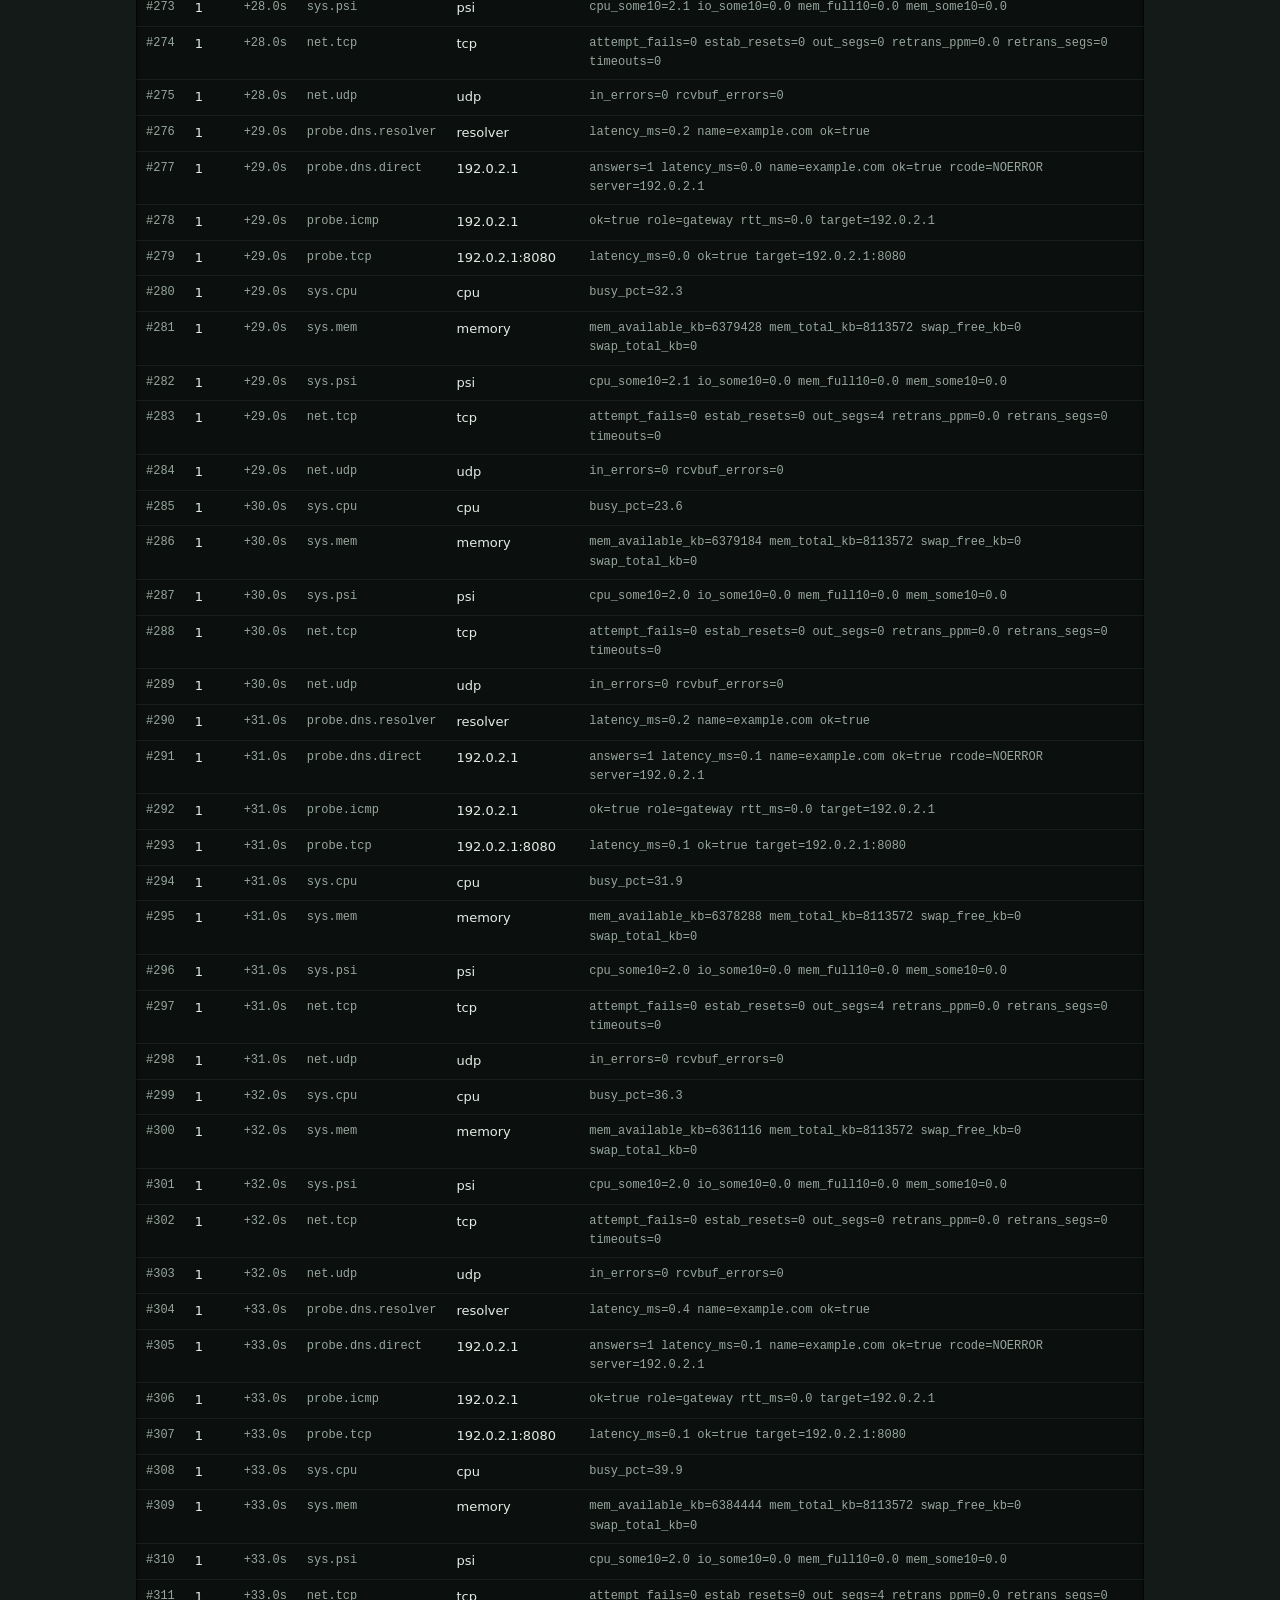
<file: site/reports/agent_crash.html>
<!doctype html><html lang="en"><head><meta charset="utf-8"><meta http-equiv="Content-Security-Policy" content="default-src 'none'; style-src 'unsafe-inline'"><meta name="viewport" content="width=device-width,initial-scale=1"><meta name="referrer" content="no-referrer"><title>Hostmortem incident 5</title><style>:root{--bg:#141a17;--card:#1c2420;--card2:#202a25;--well:#0b0f0d;--fg:#e3ebe5;--fg2:#aebbb3;--muted:#97a79e;--line:rgba(160,185,170,.14);--acc:#6fdc9a;--acc-ink:#9be8b8;--steel:#a7bdb0;--red:#ff5f6b;--ok:#6fdc9a;--bevel:inset 0 1px 0 rgba(255,255,255,.07),inset 0 -1px 0 rgba(0,0,0,.35);--lift:0 1px 0 rgba(0,0,0,.5),0 10px 24px -12px rgba(0,0,0,.7);--sunk:inset 0 2px 5px rgba(0,0,0,.55),inset 0 0 0 1px rgba(0,0,0,.45),0 1px 0 rgba(255,255,255,.05);color-scheme:dark}*{box-sizing:border-box}body{margin:0 auto;max-width:1040px;padding:28px 16px 48px;color:var(--fg);font:15px/1.6 system-ui,-apple-system,'Segoe UI',sans-serif;background:linear-gradient(180deg,#19211d,var(--bg) 420px)}code,.mono,th,summary,caption{font-family:ui-monospace,SFMono-Regular,Menlo,Consolas,monospace}h1{font-size:26px;line-height:1.15;letter-spacing:-.02em;margin:0 0 10px;color:#f1f6f2}h2{font-size:18px;letter-spacing:-.01em;margin:36px 0 12px;color:#edf3ee}h3,h4{font-size:15px;margin:22px 0 8px;color:#edf3ee}.hyp h3,.hyp h4{margin:0 0 6px}p{color:var(--fg2);max-width:80ch}.mono{font-size:12px;color:var(--muted)}a{color:var(--acc-ink);text-decoration-color:rgba(155,232,184,.4);text-underline-offset:3px}a:hover{color:#fff}a:focus-visible,summary:focus-visible,.wrap:focus-visible{outline:2px solid var(--acc);outline-offset:2px;border-radius:4px}main>section[id]{margin:22px 0;padding:6px 22px 18px;border-radius:18px;background:var(--card);border:1px solid var(--line);box-shadow:var(--bevel),var(--lift)}.hyp{margin:10px 0;padding:14px 16px;border-radius:12px;background:var(--card2);border:1px solid var(--line);box-shadow:var(--bevel)}.hyp ul{margin:8px 0 0;padding-left:20px;color:var(--fg2)}.hyp li{margin:3px 0}.hyp a{font:500 12px/1 ui-monospace,Menlo,monospace;text-decoration:none;padding:3px 6px;border-radius:5px;background:var(--well);box-shadow:var(--sunk)}.hyp a:hover{background:var(--acc);color:#062014}span.v{display:inline-block;padding:2px 10px;border-radius:6px;font-size:12px;font-weight:600;margin-right:6px;vertical-align:1px}span.supported{color:#062014;background:var(--acc);box-shadow:inset 0 1px 0 rgba(255,255,255,.35),0 2px 0 #2f8a57}span.possible{color:#e6eee8;background:#2b3530;box-shadow:inset 0 1px 0 rgba(255,255,255,.12),0 2px 0 #121b26}span.ruled_out{color:var(--muted);background:transparent;box-shadow:inset 0 0 0 1px var(--line);text-decoration:line-through}p.v{font-weight:600;color:var(--fg);padding:12px 16px;border-radius:10px;background:var(--well);box-shadow:var(--sunk)}p.v.supported{border-left:3px solid var(--acc)}p.v.unknown{border-left:3px solid var(--steel)}td.v{font-weight:600}td.supported{color:var(--acc-ink)}td.unknown{color:var(--steel)}.wrap{overflow-x:auto;border-radius:12px;background:var(--well);box-shadow:var(--sunk);margin:10px 0}table{border-collapse:collapse;width:100%;font-size:13px}th,td{text-align:left;padding:7px 10px;border-bottom:1px solid rgba(160,185,170,.08);vertical-align:top}th{font-size:12px;font-weight:500;color:var(--muted);background:rgba(160,185,170,.05)}tbody tr:hover{background:rgba(111,220,154,.05)}tr:target{background:rgba(111,220,154,.13);box-shadow:inset 3px 0 0 var(--acc)}caption{text-align:left;color:var(--muted);font-size:12px;padding:10px 10px 4px}details{margin:14px 0 4px}summary{cursor:pointer;display:inline-block;font-size:13px;padding:8px 14px;border-radius:8px;color:var(--fg);background:#2b3530;box-shadow:inset 0 1px 0 rgba(255,255,255,.10),0 3px 0 #0c110e}summary:active{transform:translateY(2px);box-shadow:inset 0 1px 0 rgba(255,255,255,.08),0 1px 0 #0c110e}details[open] summary{margin-bottom:6px}ul.blind{padding:12px 16px 12px 34px;border-radius:12px;color:var(--fg2);background:repeating-linear-gradient(135deg,rgba(160,185,170,.07) 0 8px,transparent 8px 16px),#121915;box-shadow:inset 0 0 0 1px rgba(160,185,170,.2)}.head{display:flex;align-items:center;gap:12px;margin:4px 0 8px}.head h1{margin:0}.mark{width:34px;height:34px;flex:0 0 auto;border-radius:8px;box-shadow:0 2px 0 #2f8a57,0 6px 14px -6px rgba(0,0,0,.8)}.brand{font-weight:700;font-size:17px;letter-spacing:-.01em;color:#edf3ee}.st{display:inline-flex;align-items:center;gap:7px}.st::before{content:'';width:8px;height:8px;border-radius:50%;box-shadow:inset 0 -1px 1px rgba(0,0,0,.35)}.st-active::before{background:var(--ok)}.st-degraded::before{background:#d6cf5a}.st-unavailable{color:#ffb3b9}.st-unavailable::before{background:var(--red)}.st-unknown::before{background:transparent;box-shadow:inset 0 0 0 1.5px var(--muted)}.banner{padding:12px 16px;border-radius:10px;color:#ffd3d6;background:rgba(255,95,107,.10);box-shadow:inset 0 0 0 1px rgba(255,95,107,.45)}@media print{:root{--bg:#fff;--card:#fff;--card2:#fff;--well:#fff;--fg:#111;--fg2:#333;--muted:#444;--line:#ccc;--acc-ink:#17512f;--steel:#354940;color-scheme:light}body,ul.blind,summary,span.v{background:#fff}h1,h2,h3,h4,.brand,span.v{color:#111}.hyp a,ul.blind,span.v{box-shadow:none}.st-unavailable,.banner{color:#722631}.banner{background:#fff}main>section[id],.hyp,.wrap,p.v,summary{box-shadow:none;border:1px solid #ccc}details>*{display:block}}</style></head><body><main><header class="head"><svg class="mark" viewBox="0 0 32 32" aria-hidden="true"><defs><linearGradient id="hmk" x1="0" y1="0" x2="0" y2="1"><stop offset="0" stop-color="#26302b"/><stop offset="1" stop-color="#121814"/></linearGradient></defs><rect width="32" height="32" rx="8" fill="url(#hmk)"/><rect x=".5" y=".5" width="31" height="31" rx="7.5" fill="none" stroke="#fff" stroke-opacity=".1"/><path d="M4.5 18.5H9.2L11.6 9L14.6 24.5L16.4 18.5M22.4 18.5H25.6" fill="none" stroke="#6fdc9a" stroke-width="2.4" stroke-linecap="round" stroke-linejoin="round"/><path d="M19.4 6.5V25.5" stroke="#8a9a91" stroke-width="1.4" stroke-linecap="round" stroke-dasharray="1.8 2.2"/><circle cx="27.4" cy="18.5" r="1.7" fill="#6fdc9a"/></svg><span class="brand">Hostmortem</span></header><h1>Incident 5: probe_fail_streak (resolver)</h1><p>Opened 2026-11-13 17:43:43Z (wall clock, display only). Status: closed. Window: boot 1 to boot 1, 367 events.</p><p class="v supported">Conclusion: supported. Leading explanation: Upstream DNS server or the path to it.</p><h2>Hypotheses</h2><p>Scores are evidence points, not probabilities.</p><section class="hyp"><h3><span class="v supported">supported</span> Upstream DNS server or the path to it <span class="mono">(score 6)</span></h3><p>Direct queries to the upstream DNS server failed 7 time(s) (#116, #135, #154, #175 +3 more) while the gateway stayed reachable (#117, #136, #176, #198 +2 more).</p><ul><li>For: <a href="#i5e116">#116</a> direct query to the upstream DNS server failed or timed out</li><li>For: <a href="#i5e135">#135</a> direct query to the upstream DNS server failed or timed out</li><li>For: <a href="#i5e154">#154</a> direct query to the upstream DNS server failed or timed out</li><li>For: <a href="#i5e175">#175</a> direct query to the upstream DNS server failed or timed out</li><li>For: <a href="#i5e197">#197</a> direct query to the upstream DNS server failed or timed out</li><li>For: <a href="#i5e216">#216</a> direct query to the upstream DNS server failed or timed out</li><li>For: <a href="#i5e235">#235</a> direct query to the upstream DNS server failed or timed out</li><li>For: <a href="#i5e110">#110</a> the system resolver failed at the same time, as expected if upstream is down</li><li>For: <a href="#i5e129">#129</a> the system resolver failed at the same time, as expected if upstream is down</li><li>For: <a href="#i5e148">#148</a> the system resolver failed at the same time, as expected if upstream is down</li><li>For: <a href="#i5e169">#169</a> the system resolver failed at the same time, as expected if upstream is down</li><li>For: <a href="#i5e191">#191</a> the system resolver failed at the same time, as expected if upstream is down</li><li>For: <a href="#i5e210">#210</a> the system resolver failed at the same time, as expected if upstream is down</li><li>For: <a href="#i5e229">#229</a> the system resolver failed at the same time, as expected if upstream is down</li><li>For: <a href="#i5e117">#117</a> the default gateway answered ICMP, so the local link was up</li><li>For: <a href="#i5e136">#136</a> the default gateway answered ICMP, so the local link was up</li><li>For: <a href="#i5e176">#176</a> the default gateway answered ICMP, so the local link was up</li><li>For: <a href="#i5e198">#198</a> the default gateway answered ICMP, so the local link was up</li><li>For: <a href="#i5e217">#217</a> the default gateway answered ICMP, so the local link was up</li><li>For: <a href="#i5e236">#236</a> the default gateway answered ICMP, so the local link was up</li></ul><p>Next steps:</p><ul><li>dig @&lt;server&gt; &lt;name&gt; from this host and from another host on the same network</li><li>check firewall rules for UDP/TCP 53 on the path (iptables -L -v -n, nft list ruleset)</li><li>compare with a second upstream server</li></ul></section><section class="hyp"><h3><span class="v ruled_out">ruled out</span> Local resolver path (nsswitch, stub resolver, systemd-resolved) <span class="mono">(score 2)</span></h3><p>The system resolver failed 7 time(s) (#110, #129, #148, #169 +3 more), but direct queries failed at the same time (#116, #135, #154, #175 +3 more).</p><ul><li>For: <a href="#i5e110">#110</a> getaddrinfo() through the system resolver failed</li><li>For: <a href="#i5e129">#129</a> getaddrinfo() through the system resolver failed</li><li>For: <a href="#i5e148">#148</a> getaddrinfo() through the system resolver failed</li><li>For: <a href="#i5e169">#169</a> getaddrinfo() through the system resolver failed</li><li>For: <a href="#i5e191">#191</a> getaddrinfo() through the system resolver failed</li><li>For: <a href="#i5e210">#210</a> getaddrinfo() through the system resolver failed</li><li>For: <a href="#i5e229">#229</a> getaddrinfo() through the system resolver failed</li><li>Against: <a href="#i5e116">#116</a> direct upstream queries failed too, so the fault is not only local</li><li>Against: <a href="#i5e135">#135</a> direct upstream queries failed too, so the fault is not only local</li><li>Against: <a href="#i5e154">#154</a> direct upstream queries failed too, so the fault is not only local</li><li>Against: <a href="#i5e175">#175</a> direct upstream queries failed too, so the fault is not only local</li><li>Against: <a href="#i5e197">#197</a> direct upstream queries failed too, so the fault is not only local</li><li>Against: <a href="#i5e216">#216</a> direct upstream queries failed too, so the fault is not only local</li><li>Against: <a href="#i5e235">#235</a> direct upstream queries failed too, so the fault is not only local</li></ul></section><section class="hyp"><h3><span class="v ruled_out">ruled out</span> Local link or default gateway lost <span class="mono">(score 0)</span></h3><p>The gateway answered throughout (#17, #38, #51, #65 +17 more) and no interface or route change was seen.</p><ul><li>Against: <a href="#i5e17">#17</a> the gateway answered every ICMP probe in the window</li><li>Against: <a href="#i5e38">#38</a> the gateway answered every ICMP probe in the window</li><li>Against: <a href="#i5e51">#51</a> the gateway answered every ICMP probe in the window</li><li>Against: <a href="#i5e65">#65</a> the gateway answered every ICMP probe in the window</li><li>Against: <a href="#i5e79">#79</a> the gateway answered every ICMP probe in the window</li><li>Against: <a href="#i5e93">#93</a> the gateway answered every ICMP probe in the window</li><li>Against: <a href="#i5e117">#117</a> the gateway answered every ICMP probe in the window</li><li>Against: <a href="#i5e136">#136</a> the gateway answered every ICMP probe in the window</li><li>Against: <a href="#i5e176">#176</a> the gateway answered every ICMP probe in the window</li><li>Against: <a href="#i5e198">#198</a> the gateway answered every ICMP probe in the window</li><li>Against: <a href="#i5e217">#217</a> the gateway answered every ICMP probe in the window</li><li>Against: <a href="#i5e236">#236</a> the gateway answered every ICMP probe in the window</li><li>Against: <a href="#i5e250">#250</a> the gateway answered every ICMP probe in the window</li><li>Against: <a href="#i5e264">#264</a> the gateway answered every ICMP probe in the window</li><li>Against: <a href="#i5e278">#278</a> the gateway answered every ICMP probe in the window</li><li>Against: <a href="#i5e292">#292</a> the gateway answered every ICMP probe in the window</li><li>Against: <a href="#i5e306">#306</a> the gateway answered every ICMP probe in the window</li><li>Against: <a href="#i5e320">#320</a> the gateway answered every ICMP probe in the window</li><li>Against: <a href="#i5e334">#334</a> the gateway answered every ICMP probe in the window</li><li>Against: <a href="#i5e348">#348</a> the gateway answered every ICMP probe in the window</li></ul></section><section class="hyp"><h3><span class="v ruled_out">ruled out</span> NIC or driver transmit stall <span class="mono">(score 0)</span></h3><p>The kernel log was readable and contained no transmit-timeout or NETDEV WATCHDOG message.</p><ul><li>Missing: a ruled-out NIC stall rests on the absence of kernel messages, not on a positive event</li></ul></section><section class="hyp"><h3><span class="v ruled_out">ruled out</span> CPU, memory or I/O starvation <span class="mono">(score 0)</span></h3><p>CPU, memory and I/O pressure stayed low across 51 samples (#9, #32, #41, #46 +47 more).</p><ul><li>Against: <a href="#i5e9">#9</a> pressure stall information stayed low</li><li>Against: <a href="#i5e32">#32</a> pressure stall information stayed low</li><li>Against: <a href="#i5e41">#41</a> pressure stall information stayed low</li><li>Against: <a href="#i5e46">#46</a> pressure stall information stayed low</li><li>Against: <a href="#i5e55">#55</a> pressure stall information stayed low</li><li>Against: <a href="#i5e60">#60</a> pressure stall information stayed low</li><li>Against: <a href="#i5e69">#69</a> pressure stall information stayed low</li><li>Against: <a href="#i5e74">#74</a> pressure stall information stayed low</li><li>Against: <a href="#i5e83">#83</a> pressure stall information stayed low</li><li>Against: <a href="#i5e88">#88</a> pressure stall information stayed low</li><li>Against: <a href="#i5e97">#97</a> pressure stall information stayed low</li><li>Against: <a href="#i5e102">#102</a> pressure stall information stayed low</li><li>Against: <a href="#i5e107">#107</a> pressure stall information stayed low</li><li>Against: <a href="#i5e113">#113</a> pressure stall information stayed low</li><li>Against: <a href="#i5e121">#121</a> pressure stall information stayed low</li><li>Against: <a href="#i5e126">#126</a> pressure stall information stayed low</li><li>Against: <a href="#i5e132">#132</a> pressure stall information stayed low</li><li>Against: <a href="#i5e140">#140</a> pressure stall information stayed low</li><li>Against: <a href="#i5e145">#145</a> pressure stall information stayed low</li><li>Against: <a href="#i5e151">#151</a> pressure stall information stayed low</li></ul></section><h2>Could not see</h2><ul class="blind"><li><strong>conntrack insert failures and drops</strong>: procfs.conntrack: no /proc/net/stat/nf_conntrack: nf_conntrack not loaded in this network namespace</li></ul><details open><summary>Events in the window (367)</summary><div class="wrap" role="region" tabindex="0" aria-label="Events in the window"><table><caption>Ordered by boot, then CLOCK_BOOTTIME; offsets from incident open</caption><thead><tr><th scope="col">ID</th><th scope="col">Boot</th><th scope="col">Offset</th><th scope="col">Kind</th><th scope="col">Subject</th><th scope="col">Attributes</th></tr></thead><tbody><tr id="i5e1"><td class="mono">#1</td><td>1</td><td class="mono">    -13.0s</td><td class="mono">agent.start</td><td>hmd</td><td class="mono">boot_ordinal=1 kernel=6.8.0-117-generic pid=44 restart_same_boot=false version=0.1.0</td></tr><tr id="i5e2"><td class="mono">#2</td><td>1</td><td class="mono">    -13.0s</td><td class="mono">clock.state</td><td>realtime</td><td class="mono">max_error_us=434000 quality=synced synced=true</td></tr><tr id="i5e3"><td class="mono">#3</td><td>1</td><td class="mono">    -13.0s</td><td class="mono">link.state</td><td>lo</td><td class="mono">carrier=true ifindex=1 ifname=lo initial=true oper=unknown up=true</td></tr><tr id="i5e4"><td class="mono">#4</td><td>1</td><td class="mono">    -13.0s</td><td class="mono">link.state</td><td>veth-c</td><td class="mono">carrier=true ifindex=4 ifname=veth-c initial=true oper=up up=true</td></tr><tr id="i5e5"><td class="mono">#5</td><td>1</td><td class="mono">    -13.0s</td><td class="mono">collector.status</td><td>kmsg</td><td class="mono">state=active</td></tr><tr id="i5e6"><td class="mono">#6</td><td>1</td><td class="mono">    -13.0s</td><td class="mono">route.add</td><td>default</td><td class="mono">default=true family=ipv4 gateway=192.0.2.1 ifname=veth-c initial=true</td></tr><tr id="i5e7"><td class="mono">#7</td><td>1</td><td class="mono">    -13.0s</td><td class="mono">collector.status</td><td>netlink</td><td class="mono">state=active</td></tr><tr id="i5e8"><td class="mono">#8</td><td>1</td><td class="mono">    -13.0s</td><td class="mono">sys.mem</td><td>memory</td><td class="mono">mem_available_kb=6358188 mem_total_kb=8113572 swap_free_kb=0 swap_total_kb=0</td></tr><tr id="i5e9"><td class="mono">#9</td><td>1</td><td class="mono">    -13.0s</td><td class="mono">sys.psi</td><td>psi</td><td class="mono">cpu_some10=5.3 io_some10=0.2 mem_full10=0.0 mem_some10=0.0</td></tr><tr id="i5e10"><td class="mono">#10</td><td>1</td><td class="mono">    -13.0s</td><td class="mono">collector.status</td><td>procfs</td><td class="mono">state=active</td></tr><tr id="i5e11"><td class="mono">#11</td><td>1</td><td class="mono">    -13.0s</td><td class="mono">collector.status</td><td>procfs.psi</td><td class="mono">state=active</td></tr><tr id="i5e12"><td class="mono">#12</td><td>1</td><td class="mono">    -13.0s</td><td class="mono">collector.status</td><td>procfs.conntrack</td><td class="mono">reason=no /proc/net/stat/nf_conntrack: nf_conntrack not loaded in this network namespace state=unavailable</td></tr><tr id="i5e13"><td class="mono">#13</td><td>1</td><td class="mono">    -13.0s</td><td class="mono">collector.status</td><td>process</td><td class="mono">state=active</td></tr><tr id="i5e14"><td class="mono">#14</td><td>1</td><td class="mono">    -13.0s</td><td class="mono">collector.status</td><td>process.cgroup</td><td class="mono">state=active</td></tr><tr id="i5e15"><td class="mono">#15</td><td>1</td><td class="mono">    -13.0s</td><td class="mono">probe.dns.resolver</td><td>resolver</td><td class="mono">latency_ms=0.3 name=example.com ok=true</td></tr><tr id="i5e16"><td class="mono">#16</td><td>1</td><td class="mono">    -13.0s</td><td class="mono">probe.dns.direct</td><td>192.0.2.1</td><td class="mono">answers=1 latency_ms=0.0 name=example.com ok=true rcode=NOERROR server=192.0.2.1</td></tr><tr id="i5e17"><td class="mono">#17</td><td>1</td><td class="mono">    -13.0s</td><td class="mono">probe.icmp</td><td>192.0.2.1</td><td class="mono">ok=true role=gateway rtt_ms=0.1 target=192.0.2.1</td></tr><tr id="i5e18"><td class="mono">#18</td><td>1</td><td class="mono">    -13.0s</td><td class="mono">probe.tcp</td><td>192.0.2.1:8080</td><td class="mono">latency_ms=0.1 ok=true target=192.0.2.1:8080</td></tr><tr id="i5e19"><td class="mono">#19</td><td>1</td><td class="mono">    -13.0s</td><td class="mono">collector.status</td><td>prober</td><td class="mono">state=active</td></tr><tr id="i5e20"><td class="mono">#20</td><td>1</td><td class="mono">    -13.0s</td><td class="mono">collector.status</td><td>prober.icmp</td><td class="mono">state=active</td></tr><tr id="i5e21"><td class="mono">#21</td><td>1</td><td class="mono">    -13.0s</td><td class="mono">collector.status</td><td>prober.dns_direct</td><td class="mono">state=active</td></tr><tr id="i5e29"><td class="mono">#29</td><td>1</td><td class="mono">    -12.8s</td><td class="mono">addr.add</td><td>veth-c</td><td class="mono">address=fe80::f0ca:1fff:fe2f:a550 family=ipv6 ifname=veth-c prefixlen=64</td></tr><tr id="i5e30"><td class="mono">#30</td><td>1</td><td class="mono">    -12.0s</td><td class="mono">sys.cpu</td><td>cpu</td><td class="mono">busy_pct=45.8</td></tr><tr id="i5e31"><td class="mono">#31</td><td>1</td><td class="mono">    -12.0s</td><td class="mono">sys.mem</td><td>memory</td><td class="mono">mem_available_kb=6321412 mem_total_kb=8113572 swap_free_kb=0 swap_total_kb=0</td></tr><tr id="i5e32"><td class="mono">#32</td><td>1</td><td class="mono">    -12.0s</td><td class="mono">sys.psi</td><td>psi</td><td class="mono">cpu_some10=6.4 io_some10=0.1 mem_full10=0.0 mem_some10=0.0</td></tr><tr id="i5e33"><td class="mono">#33</td><td>1</td><td class="mono">    -12.0s</td><td class="mono">net.tcp</td><td>tcp</td><td class="mono">attempt_fails=0 estab_resets=0 out_segs=4 retrans_ppm=0.0 retrans_segs=0 timeouts=0</td></tr><tr id="i5e34"><td class="mono">#34</td><td>1</td><td class="mono">    -12.0s</td><td class="mono">net.udp</td><td>udp</td><td class="mono">in_errors=0 rcvbuf_errors=0</td></tr><tr id="i5e35"><td class="mono">#35</td><td>1</td><td class="mono">    -11.0s</td><td class="mono">probe.dns.resolver</td><td>resolver</td><td class="mono">latency_ms=0.2 name=example.com ok=true</td></tr><tr id="i5e36"><td class="mono">#36</td><td>1</td><td class="mono">    -11.0s</td><td class="mono">probe.dns.direct</td><td>192.0.2.1</td><td class="mono">answers=1 latency_ms=0.1 name=example.com ok=true rcode=NOERROR server=192.0.2.1</td></tr><tr id="i5e37"><td class="mono">#37</td><td>1</td><td class="mono">    -11.0s</td><td class="mono">sys.cpu</td><td>cpu</td><td class="mono">busy_pct=26.5</td></tr><tr id="i5e38"><td class="mono">#38</td><td>1</td><td class="mono">    -11.0s</td><td class="mono">probe.icmp</td><td>192.0.2.1</td><td class="mono">ok=true role=gateway rtt_ms=0.0 target=192.0.2.1</td></tr><tr id="i5e39"><td class="mono">#39</td><td>1</td><td class="mono">    -11.0s</td><td class="mono">sys.mem</td><td>memory</td><td class="mono">mem_available_kb=6368896 mem_total_kb=8113572 swap_free_kb=0 swap_total_kb=0</td></tr><tr id="i5e40"><td class="mono">#40</td><td>1</td><td class="mono">    -11.0s</td><td class="mono">probe.tcp</td><td>192.0.2.1:8080</td><td class="mono">latency_ms=0.0 ok=true target=192.0.2.1:8080</td></tr><tr id="i5e41"><td class="mono">#41</td><td>1</td><td class="mono">    -11.0s</td><td class="mono">sys.psi</td><td>psi</td><td class="mono">cpu_some10=6.4 io_some10=0.1 mem_full10=0.0 mem_some10=0.0</td></tr><tr id="i5e42"><td class="mono">#42</td><td>1</td><td class="mono">    -11.0s</td><td class="mono">net.tcp</td><td>tcp</td><td class="mono">attempt_fails=0 estab_resets=0 out_segs=3 retrans_ppm=0.0 retrans_segs=0 timeouts=0</td></tr><tr id="i5e43"><td class="mono">#43</td><td>1</td><td class="mono">    -11.0s</td><td class="mono">net.udp</td><td>udp</td><td class="mono">in_errors=0 rcvbuf_errors=0</td></tr><tr id="i5e44"><td class="mono">#44</td><td>1</td><td class="mono">    -10.0s</td><td class="mono">sys.cpu</td><td>cpu</td><td class="mono">busy_pct=33.3</td></tr><tr id="i5e45"><td class="mono">#45</td><td>1</td><td class="mono">    -10.0s</td><td class="mono">sys.mem</td><td>memory</td><td class="mono">mem_available_kb=6366684 mem_total_kb=8113572 swap_free_kb=0 swap_total_kb=0</td></tr><tr id="i5e46"><td class="mono">#46</td><td>1</td><td class="mono">    -10.0s</td><td class="mono">sys.psi</td><td>psi</td><td class="mono">cpu_some10=5.8 io_some10=0.1 mem_full10=0.0 mem_some10=0.0</td></tr><tr id="i5e47"><td class="mono">#47</td><td>1</td><td class="mono">    -10.0s</td><td class="mono">net.tcp</td><td>tcp</td><td class="mono">attempt_fails=0 estab_resets=0 out_segs=1 retrans_ppm=0.0 retrans_segs=0 timeouts=0</td></tr><tr id="i5e48"><td class="mono">#48</td><td>1</td><td class="mono">    -10.0s</td><td class="mono">net.udp</td><td>udp</td><td class="mono">in_errors=0 rcvbuf_errors=0</td></tr><tr id="i5e49"><td class="mono">#49</td><td>1</td><td class="mono">     -9.0s</td><td class="mono">probe.dns.resolver</td><td>resolver</td><td class="mono">latency_ms=0.4 name=example.com ok=true</td></tr><tr id="i5e50"><td class="mono">#50</td><td>1</td><td class="mono">     -9.0s</td><td class="mono">probe.dns.direct</td><td>192.0.2.1</td><td class="mono">answers=1 latency_ms=0.1 name=example.com ok=true rcode=NOERROR server=192.0.2.1</td></tr><tr id="i5e51"><td class="mono">#51</td><td>1</td><td class="mono">     -9.0s</td><td class="mono">probe.icmp</td><td>192.0.2.1</td><td class="mono">ok=true role=gateway rtt_ms=0.0 target=192.0.2.1</td></tr><tr id="i5e52"><td class="mono">#52</td><td>1</td><td class="mono">     -9.0s</td><td class="mono">probe.tcp</td><td>192.0.2.1:8080</td><td class="mono">latency_ms=0.1 ok=true target=192.0.2.1:8080</td></tr><tr id="i5e53"><td class="mono">#53</td><td>1</td><td class="mono">     -9.0s</td><td class="mono">sys.cpu</td><td>cpu</td><td class="mono">busy_pct=20.7</td></tr><tr id="i5e54"><td class="mono">#54</td><td>1</td><td class="mono">     -9.0s</td><td class="mono">sys.mem</td><td>memory</td><td class="mono">mem_available_kb=6369064 mem_total_kb=8113572 swap_free_kb=0 swap_total_kb=0</td></tr><tr id="i5e55"><td class="mono">#55</td><td>1</td><td class="mono">     -9.0s</td><td class="mono">sys.psi</td><td>psi</td><td class="mono">cpu_some10=5.8 io_some10=0.1 mem_full10=0.0 mem_some10=0.0</td></tr><tr id="i5e56"><td class="mono">#56</td><td>1</td><td class="mono">     -9.0s</td><td class="mono">net.tcp</td><td>tcp</td><td class="mono">attempt_fails=0 estab_resets=0 out_segs=3 retrans_ppm=0.0 retrans_segs=0 timeouts=0</td></tr><tr id="i5e57"><td class="mono">#57</td><td>1</td><td class="mono">     -9.0s</td><td class="mono">net.udp</td><td>udp</td><td class="mono">in_errors=0 rcvbuf_errors=0</td></tr><tr id="i5e58"><td class="mono">#58</td><td>1</td><td class="mono">     -8.0s</td><td class="mono">sys.cpu</td><td>cpu</td><td class="mono">busy_pct=35.0</td></tr><tr id="i5e59"><td class="mono">#59</td><td>1</td><td class="mono">     -8.0s</td><td class="mono">sys.mem</td><td>memory</td><td class="mono">mem_available_kb=6371188 mem_total_kb=8113572 swap_free_kb=0 swap_total_kb=0</td></tr><tr id="i5e60"><td class="mono">#60</td><td>1</td><td class="mono">     -8.0s</td><td class="mono">sys.psi</td><td>psi</td><td class="mono">cpu_some10=5.2 io_some10=0.1 mem_full10=0.0 mem_some10=0.0</td></tr><tr id="i5e61"><td class="mono">#61</td><td>1</td><td class="mono">     -8.0s</td><td class="mono">net.tcp</td><td>tcp</td><td class="mono">attempt_fails=0 estab_resets=0 out_segs=1 retrans_ppm=0.0 retrans_segs=0 timeouts=0</td></tr><tr id="i5e62"><td class="mono">#62</td><td>1</td><td class="mono">     -8.0s</td><td class="mono">net.udp</td><td>udp</td><td class="mono">in_errors=0 rcvbuf_errors=0</td></tr><tr id="i5e63"><td class="mono">#63</td><td>1</td><td class="mono">     -7.0s</td><td class="mono">probe.dns.resolver</td><td>resolver</td><td class="mono">latency_ms=0.4 name=example.com ok=true</td></tr><tr id="i5e64"><td class="mono">#64</td><td>1</td><td class="mono">     -7.0s</td><td class="mono">probe.dns.direct</td><td>192.0.2.1</td><td class="mono">answers=1 latency_ms=0.0 name=example.com ok=true rcode=NOERROR server=192.0.2.1</td></tr><tr id="i5e65"><td class="mono">#65</td><td>1</td><td class="mono">     -7.0s</td><td class="mono">probe.icmp</td><td>192.0.2.1</td><td class="mono">ok=true role=gateway rtt_ms=0.0 target=192.0.2.1</td></tr><tr id="i5e66"><td class="mono">#66</td><td>1</td><td class="mono">     -7.0s</td><td class="mono">probe.tcp</td><td>192.0.2.1:8080</td><td class="mono">latency_ms=0.1 ok=true target=192.0.2.1:8080</td></tr><tr id="i5e67"><td class="mono">#67</td><td>1</td><td class="mono">     -7.0s</td><td class="mono">sys.cpu</td><td>cpu</td><td class="mono">busy_pct=28.9</td></tr><tr id="i5e68"><td class="mono">#68</td><td>1</td><td class="mono">     -7.0s</td><td class="mono">sys.mem</td><td>memory</td><td class="mono">mem_available_kb=6376032 mem_total_kb=8113572 swap_free_kb=0 swap_total_kb=0</td></tr><tr id="i5e69"><td class="mono">#69</td><td>1</td><td class="mono">     -7.0s</td><td class="mono">sys.psi</td><td>psi</td><td class="mono">cpu_some10=5.2 io_some10=0.1 mem_full10=0.0 mem_some10=0.0</td></tr><tr id="i5e70"><td class="mono">#70</td><td>1</td><td class="mono">     -7.0s</td><td class="mono">net.tcp</td><td>tcp</td><td class="mono">attempt_fails=0 estab_resets=0 out_segs=4 retrans_ppm=0.0 retrans_segs=0 timeouts=0</td></tr><tr id="i5e71"><td class="mono">#71</td><td>1</td><td class="mono">     -7.0s</td><td class="mono">net.udp</td><td>udp</td><td class="mono">in_errors=0 rcvbuf_errors=0</td></tr><tr id="i5e72"><td class="mono">#72</td><td>1</td><td class="mono">     -6.0s</td><td class="mono">sys.cpu</td><td>cpu</td><td class="mono">busy_pct=50.4</td></tr><tr id="i5e73"><td class="mono">#73</td><td>1</td><td class="mono">     -6.0s</td><td class="mono">sys.mem</td><td>memory</td><td class="mono">mem_available_kb=6356384 mem_total_kb=8113572 swap_free_kb=0 swap_total_kb=0</td></tr><tr id="i5e74"><td class="mono">#74</td><td>1</td><td class="mono">     -6.0s</td><td class="mono">sys.psi</td><td>psi</td><td class="mono">cpu_some10=5.2 io_some10=0.1 mem_full10=0.0 mem_some10=0.0</td></tr><tr id="i5e75"><td class="mono">#75</td><td>1</td><td class="mono">     -6.0s</td><td class="mono">net.tcp</td><td>tcp</td><td class="mono">attempt_fails=0 estab_resets=0 out_segs=0 retrans_ppm=0.0 retrans_segs=0 timeouts=0</td></tr><tr id="i5e76"><td class="mono">#76</td><td>1</td><td class="mono">     -6.0s</td><td class="mono">net.udp</td><td>udp</td><td class="mono">in_errors=0 rcvbuf_errors=0</td></tr><tr id="i5e77"><td class="mono">#77</td><td>1</td><td class="mono">     -5.0s</td><td class="mono">probe.dns.resolver</td><td>resolver</td><td class="mono">latency_ms=0.7 name=example.com ok=true</td></tr><tr id="i5e78"><td class="mono">#78</td><td>1</td><td class="mono">     -5.0s</td><td class="mono">probe.dns.direct</td><td>192.0.2.1</td><td class="mono">answers=1 latency_ms=0.1 name=example.com ok=true rcode=NOERROR server=192.0.2.1</td></tr><tr id="i5e79"><td class="mono">#79</td><td>1</td><td class="mono">     -5.0s</td><td class="mono">probe.icmp</td><td>192.0.2.1</td><td class="mono">ok=true role=gateway rtt_ms=0.2 target=192.0.2.1</td></tr><tr id="i5e80"><td class="mono">#80</td><td>1</td><td class="mono">     -5.0s</td><td class="mono">probe.tcp</td><td>192.0.2.1:8080</td><td class="mono">latency_ms=0.1 ok=true target=192.0.2.1:8080</td></tr><tr id="i5e81"><td class="mono">#81</td><td>1</td><td class="mono">     -5.0s</td><td class="mono">sys.cpu</td><td>cpu</td><td class="mono">busy_pct=27.9</td></tr><tr id="i5e82"><td class="mono">#82</td><td>1</td><td class="mono">     -5.0s</td><td class="mono">sys.mem</td><td>memory</td><td class="mono">mem_available_kb=6359468 mem_total_kb=8113572 swap_free_kb=0 swap_total_kb=0</td></tr><tr id="i5e83"><td class="mono">#83</td><td>1</td><td class="mono">     -5.0s</td><td class="mono">sys.psi</td><td>psi</td><td class="mono">cpu_some10=5.2 io_some10=0.1 mem_full10=0.0 mem_some10=0.0</td></tr><tr id="i5e84"><td class="mono">#84</td><td>1</td><td class="mono">     -5.0s</td><td class="mono">net.tcp</td><td>tcp</td><td class="mono">attempt_fails=0 estab_resets=0 out_segs=3 retrans_ppm=0.0 retrans_segs=0 timeouts=0</td></tr><tr id="i5e85"><td class="mono">#85</td><td>1</td><td class="mono">     -5.0s</td><td class="mono">net.udp</td><td>udp</td><td class="mono">in_errors=0 rcvbuf_errors=0</td></tr><tr id="i5e86"><td class="mono">#86</td><td>1</td><td class="mono">     -4.0s</td><td class="mono">sys.cpu</td><td>cpu</td><td class="mono">busy_pct=31.0</td></tr><tr id="i5e87"><td class="mono">#87</td><td>1</td><td class="mono">     -4.0s</td><td class="mono">sys.mem</td><td>memory</td><td class="mono">mem_available_kb=6358204 mem_total_kb=8113572 swap_free_kb=0 swap_total_kb=0</td></tr><tr id="i5e88"><td class="mono">#88</td><td>1</td><td class="mono">     -4.0s</td><td class="mono">sys.psi</td><td>psi</td><td class="mono">cpu_some10=4.6 io_some10=0.1 mem_full10=0.0 mem_some10=0.0</td></tr><tr id="i5e89"><td class="mono">#89</td><td>1</td><td class="mono">     -4.0s</td><td class="mono">net.tcp</td><td>tcp</td><td class="mono">attempt_fails=0 estab_resets=0 out_segs=1 retrans_ppm=0.0 retrans_segs=0 timeouts=0</td></tr><tr id="i5e90"><td class="mono">#90</td><td>1</td><td class="mono">     -4.0s</td><td class="mono">net.udp</td><td>udp</td><td class="mono">in_errors=0 rcvbuf_errors=0</td></tr><tr id="i5e91"><td class="mono">#91</td><td>1</td><td class="mono">     -3.0s</td><td class="mono">probe.dns.resolver</td><td>resolver</td><td class="mono">latency_ms=0.5 name=example.com ok=true</td></tr><tr id="i5e92"><td class="mono">#92</td><td>1</td><td class="mono">     -3.0s</td><td class="mono">probe.dns.direct</td><td>192.0.2.1</td><td class="mono">answers=1 latency_ms=0.0 name=example.com ok=true rcode=NOERROR server=192.0.2.1</td></tr><tr id="i5e93"><td class="mono">#93</td><td>1</td><td class="mono">     -3.0s</td><td class="mono">probe.icmp</td><td>192.0.2.1</td><td class="mono">ok=true role=gateway rtt_ms=0.1 target=192.0.2.1</td></tr><tr id="i5e94"><td class="mono">#94</td><td>1</td><td class="mono">     -3.0s</td><td class="mono">probe.tcp</td><td>192.0.2.1:8080</td><td class="mono">latency_ms=0.1 ok=true target=192.0.2.1:8080</td></tr><tr id="i5e95"><td class="mono">#95</td><td>1</td><td class="mono">     -3.0s</td><td class="mono">sys.cpu</td><td>cpu</td><td class="mono">busy_pct=27.0</td></tr><tr id="i5e96"><td class="mono">#96</td><td>1</td><td class="mono">     -3.0s</td><td class="mono">sys.mem</td><td>memory</td><td class="mono">mem_available_kb=6368848 mem_total_kb=8113572 swap_free_kb=0 swap_total_kb=0</td></tr><tr id="i5e97"><td class="mono">#97</td><td>1</td><td class="mono">     -3.0s</td><td class="mono">sys.psi</td><td>psi</td><td class="mono">cpu_some10=4.6 io_some10=0.1 mem_full10=0.0 mem_some10=0.0</td></tr><tr id="i5e98"><td class="mono">#98</td><td>1</td><td class="mono">     -3.0s</td><td class="mono">net.tcp</td><td>tcp</td><td class="mono">attempt_fails=0 estab_resets=0 out_segs=3 retrans_ppm=0.0 retrans_segs=0 timeouts=0</td></tr><tr id="i5e99"><td class="mono">#99</td><td>1</td><td class="mono">     -3.0s</td><td class="mono">net.udp</td><td>udp</td><td class="mono">in_errors=0 rcvbuf_errors=0</td></tr><tr id="i5e100"><td class="mono">#100</td><td>1</td><td class="mono">     -2.0s</td><td class="mono">sys.cpu</td><td>cpu</td><td class="mono">busy_pct=35.0</td></tr><tr id="i5e101"><td class="mono">#101</td><td>1</td><td class="mono">     -2.0s</td><td class="mono">sys.mem</td><td>memory</td><td class="mono">mem_available_kb=6376528 mem_total_kb=8113572 swap_free_kb=0 swap_total_kb=0</td></tr><tr id="i5e102"><td class="mono">#102</td><td>1</td><td class="mono">     -2.0s</td><td class="mono">sys.psi</td><td>psi</td><td class="mono">cpu_some10=4.2 io_some10=0.1 mem_full10=0.0 mem_some10=0.0</td></tr><tr id="i5e103"><td class="mono">#103</td><td>1</td><td class="mono">     -2.0s</td><td class="mono">net.tcp</td><td>tcp</td><td class="mono">attempt_fails=0 estab_resets=0 out_segs=1 retrans_ppm=0.0 retrans_segs=0 timeouts=0</td></tr><tr id="i5e104"><td class="mono">#104</td><td>1</td><td class="mono">     -2.0s</td><td class="mono">net.udp</td><td>udp</td><td class="mono">in_errors=0 rcvbuf_errors=0</td></tr><tr id="i5e105"><td class="mono">#105</td><td>1</td><td class="mono">     -1.0s</td><td class="mono">sys.cpu</td><td>cpu</td><td class="mono">busy_pct=36.8</td></tr><tr id="i5e106"><td class="mono">#106</td><td>1</td><td class="mono">     -1.0s</td><td class="mono">sys.mem</td><td>memory</td><td class="mono">mem_available_kb=6332528 mem_total_kb=8113572 swap_free_kb=0 swap_total_kb=0</td></tr><tr id="i5e107"><td class="mono">#107</td><td>1</td><td class="mono">     -1.0s</td><td class="mono">sys.psi</td><td>psi</td><td class="mono">cpu_some10=4.2 io_some10=0.1 mem_full10=0.0 mem_some10=0.0</td></tr><tr id="i5e108"><td class="mono">#108</td><td>1</td><td class="mono">     -1.0s</td><td class="mono">net.tcp</td><td>tcp</td><td class="mono">attempt_fails=0 estab_resets=0 out_segs=0 retrans_ppm=0.0 retrans_segs=0 timeouts=0</td></tr><tr id="i5e109"><td class="mono">#109</td><td>1</td><td class="mono">     -1.0s</td><td class="mono">net.udp</td><td>udp</td><td class="mono">in_errors=0 rcvbuf_errors=0</td></tr><tr id="i5e110"><td class="mono">#110</td><td>1</td><td class="mono">     +0.0s</td><td class="mono">probe.dns.resolver</td><td>resolver</td><td class="mono">err=timeout latency_ms=1000.0 name=example.com ok=false</td></tr><tr id="i5e111"><td class="mono">#111</td><td>1</td><td class="mono">     +0.0s</td><td class="mono">sys.cpu</td><td>cpu</td><td class="mono">busy_pct=46.1</td></tr><tr id="i5e112"><td class="mono">#112</td><td>1</td><td class="mono">     +0.0s</td><td class="mono">sys.mem</td><td>memory</td><td class="mono">mem_available_kb=6333928 mem_total_kb=8113572 swap_free_kb=0 swap_total_kb=0</td></tr><tr id="i5e113"><td class="mono">#113</td><td>1</td><td class="mono">     +0.0s</td><td class="mono">sys.psi</td><td>psi</td><td class="mono">cpu_some10=4.5 io_some10=0.0 mem_full10=0.0 mem_some10=0.0</td></tr><tr id="i5e114"><td class="mono">#114</td><td>1</td><td class="mono">     +0.0s</td><td class="mono">net.tcp</td><td>tcp</td><td class="mono">attempt_fails=0 estab_resets=0 out_segs=0 retrans_ppm=0.0 retrans_segs=0 timeouts=0</td></tr><tr id="i5e115"><td class="mono">#115</td><td>1</td><td class="mono">     +0.0s</td><td class="mono">net.udp</td><td>udp</td><td class="mono">in_errors=0 rcvbuf_errors=0</td></tr><tr id="i5e116"><td class="mono">#116</td><td>1</td><td class="mono">     +1.0s</td><td class="mono">probe.dns.direct</td><td>192.0.2.1</td><td class="mono">err=timeout latency_ms=1000.2 name=example.com ok=false server=192.0.2.1</td></tr><tr id="i5e117"><td class="mono">#117</td><td>1</td><td class="mono">     +1.0s</td><td class="mono">probe.icmp</td><td>192.0.2.1</td><td class="mono">ok=true role=gateway rtt_ms=0.3 target=192.0.2.1</td></tr><tr id="i5e118"><td class="mono">#118</td><td>1</td><td class="mono">     +1.0s</td><td class="mono">probe.tcp</td><td>192.0.2.1:8080</td><td class="mono">latency_ms=0.2 ok=true target=192.0.2.1:8080</td></tr><tr id="i5e119"><td class="mono">#119</td><td>1</td><td class="mono">     +1.0s</td><td class="mono">sys.cpu</td><td>cpu</td><td class="mono">busy_pct=31.0</td></tr><tr id="i5e120"><td class="mono">#120</td><td>1</td><td class="mono">     +1.0s</td><td class="mono">sys.mem</td><td>memory</td><td class="mono">mem_available_kb=6331240 mem_total_kb=8113572 swap_free_kb=0 swap_total_kb=0</td></tr><tr id="i5e121"><td class="mono">#121</td><td>1</td><td class="mono">     +1.0s</td><td class="mono">sys.psi</td><td>psi</td><td class="mono">cpu_some10=4.5 io_some10=0.0 mem_full10=0.0 mem_some10=0.0</td></tr><tr id="i5e122"><td class="mono">#122</td><td>1</td><td class="mono">     +1.0s</td><td class="mono">net.tcp</td><td>tcp</td><td class="mono">attempt_fails=0 estab_resets=0 out_segs=3 retrans_ppm=0.0 retrans_segs=0 timeouts=0</td></tr><tr id="i5e123"><td class="mono">#123</td><td>1</td><td class="mono">     +1.0s</td><td class="mono">net.udp</td><td>udp</td><td class="mono">in_errors=0 rcvbuf_errors=0</td></tr><tr id="i5e124"><td class="mono">#124</td><td>1</td><td class="mono">     +2.0s</td><td class="mono">sys.cpu</td><td>cpu</td><td class="mono">busy_pct=30.8</td></tr><tr id="i5e125"><td class="mono">#125</td><td>1</td><td class="mono">     +2.0s</td><td class="mono">sys.mem</td><td>memory</td><td class="mono">mem_available_kb=6342832 mem_total_kb=8113572 swap_free_kb=0 swap_total_kb=0</td></tr><tr id="i5e126"><td class="mono">#126</td><td>1</td><td class="mono">     +2.0s</td><td class="mono">sys.psi</td><td>psi</td><td class="mono">cpu_some10=4.0 io_some10=0.0 mem_full10=0.0 mem_some10=0.0</td></tr><tr id="i5e127"><td class="mono">#127</td><td>1</td><td class="mono">     +2.0s</td><td class="mono">net.tcp</td><td>tcp</td><td class="mono">attempt_fails=0 estab_resets=0 out_segs=1 retrans_ppm=0.0 retrans_segs=0 timeouts=0</td></tr><tr id="i5e128"><td class="mono">#128</td><td>1</td><td class="mono">     +2.0s</td><td class="mono">net.udp</td><td>udp</td><td class="mono">in_errors=0 rcvbuf_errors=0</td></tr><tr id="i5e129"><td class="mono">#129</td><td>1</td><td class="mono">     +3.0s</td><td class="mono">probe.dns.resolver</td><td>resolver</td><td class="mono">err=resolver_blocked latency_ms=1000.0 name=example.com ok=false</td></tr><tr id="i5e130"><td class="mono">#130</td><td>1</td><td class="mono">     +3.0s</td><td class="mono">sys.cpu</td><td>cpu</td><td class="mono">busy_pct=31.0</td></tr><tr id="i5e131"><td class="mono">#131</td><td>1</td><td class="mono">     +3.0s</td><td class="mono">sys.mem</td><td>memory</td><td class="mono">mem_available_kb=6348604 mem_total_kb=8113572 swap_free_kb=0 swap_total_kb=0</td></tr><tr id="i5e132"><td class="mono">#132</td><td>1</td><td class="mono">     +3.0s</td><td class="mono">sys.psi</td><td>psi</td><td class="mono">cpu_some10=4.0 io_some10=0.0 mem_full10=0.0 mem_some10=0.0</td></tr><tr id="i5e133"><td class="mono">#133</td><td>1</td><td class="mono">     +3.0s</td><td class="mono">net.tcp</td><td>tcp</td><td class="mono">attempt_fails=0 estab_resets=0 out_segs=0 retrans_ppm=0.0 retrans_segs=0 timeouts=0</td></tr><tr id="i5e134"><td class="mono">#134</td><td>1</td><td class="mono">     +3.0s</td><td class="mono">net.udp</td><td>udp</td><td class="mono">in_errors=0 rcvbuf_errors=0</td></tr><tr id="i5e135"><td class="mono">#135</td><td>1</td><td class="mono">     +4.0s</td><td class="mono">probe.dns.direct</td><td>192.0.2.1</td><td class="mono">err=timeout latency_ms=1000.1 name=example.com ok=false server=192.0.2.1</td></tr><tr id="i5e136"><td class="mono">#136</td><td>1</td><td class="mono">     +4.0s</td><td class="mono">probe.icmp</td><td>192.0.2.1</td><td class="mono">ok=true role=gateway rtt_ms=0.1 target=192.0.2.1</td></tr><tr id="i5e137"><td class="mono">#137</td><td>1</td><td class="mono">     +4.0s</td><td class="mono">probe.tcp</td><td>192.0.2.1:8080</td><td class="mono">latency_ms=0.5 ok=true target=192.0.2.1:8080</td></tr><tr id="i5e138"><td class="mono">#138</td><td>1</td><td class="mono">     +4.0s</td><td class="mono">sys.cpu</td><td>cpu</td><td class="mono">busy_pct=29.2</td></tr><tr id="i5e139"><td class="mono">#139</td><td>1</td><td class="mono">     +4.0s</td><td class="mono">sys.mem</td><td>memory</td><td class="mono">mem_available_kb=6361556 mem_total_kb=8113572 swap_free_kb=0 swap_total_kb=0</td></tr><tr id="i5e140"><td class="mono">#140</td><td>1</td><td class="mono">     +4.0s</td><td class="mono">sys.psi</td><td>psi</td><td class="mono">cpu_some10=3.8 io_some10=0.0 mem_full10=0.0 mem_some10=0.0</td></tr><tr id="i5e141"><td class="mono">#141</td><td>1</td><td class="mono">     +4.0s</td><td class="mono">net.tcp</td><td>tcp</td><td class="mono">attempt_fails=0 estab_resets=0 out_segs=4 retrans_ppm=0.0 retrans_segs=0 timeouts=0</td></tr><tr id="i5e142"><td class="mono">#142</td><td>1</td><td class="mono">     +4.0s</td><td class="mono">net.udp</td><td>udp</td><td class="mono">in_errors=0 rcvbuf_errors=0</td></tr><tr id="i5e143"><td class="mono">#143</td><td>1</td><td class="mono">     +5.0s</td><td class="mono">sys.cpu</td><td>cpu</td><td class="mono">busy_pct=40.2</td></tr><tr id="i5e144"><td class="mono">#144</td><td>1</td><td class="mono">     +5.0s</td><td class="mono">sys.mem</td><td>memory</td><td class="mono">mem_available_kb=6323168 mem_total_kb=8113572 swap_free_kb=0 swap_total_kb=0</td></tr><tr id="i5e145"><td class="mono">#145</td><td>1</td><td class="mono">     +5.0s</td><td class="mono">sys.psi</td><td>psi</td><td class="mono">cpu_some10=3.8 io_some10=0.0 mem_full10=0.0 mem_some10=0.0</td></tr><tr id="i5e146"><td class="mono">#146</td><td>1</td><td class="mono">     +5.0s</td><td class="mono">net.tcp</td><td>tcp</td><td class="mono">attempt_fails=0 estab_resets=0 out_segs=0 retrans_ppm=0.0 retrans_segs=0 timeouts=0</td></tr><tr id="i5e147"><td class="mono">#147</td><td>1</td><td class="mono">     +5.0s</td><td class="mono">net.udp</td><td>udp</td><td class="mono">in_errors=0 rcvbuf_errors=0</td></tr><tr id="i5e148"><td class="mono">#148</td><td>1</td><td class="mono">     +6.0s</td><td class="mono">probe.dns.resolver</td><td>resolver</td><td class="mono">err=resolver_blocked latency_ms=1000.0 name=example.com ok=false</td></tr><tr id="i5e149"><td class="mono">#149</td><td>1</td><td class="mono">     +6.0s</td><td class="mono">sys.cpu</td><td>cpu</td><td class="mono">busy_pct=29.6</td></tr><tr id="i5e150"><td class="mono">#150</td><td>1</td><td class="mono">     +6.0s</td><td class="mono">sys.mem</td><td>memory</td><td class="mono">mem_available_kb=6327756 mem_total_kb=8113572 swap_free_kb=0 swap_total_kb=0</td></tr><tr id="i5e151"><td class="mono">#151</td><td>1</td><td class="mono">     +6.0s</td><td class="mono">sys.psi</td><td>psi</td><td class="mono">cpu_some10=3.7 io_some10=0.0 mem_full10=0.0 mem_some10=0.0</td></tr><tr id="i5e152"><td class="mono">#152</td><td>1</td><td class="mono">     +6.0s</td><td class="mono">net.tcp</td><td>tcp</td><td class="mono">attempt_fails=0 estab_resets=0 out_segs=0 retrans_ppm=0.0 retrans_segs=0 timeouts=0</td></tr><tr id="i5e153"><td class="mono">#153</td><td>1</td><td class="mono">     +6.0s</td><td class="mono">net.udp</td><td>udp</td><td class="mono">in_errors=0 rcvbuf_errors=0</td></tr><tr id="i5e154"><td class="mono">#154</td><td>1</td><td class="mono">     +7.0s</td><td class="mono">probe.dns.direct</td><td>192.0.2.1</td><td class="mono">err=timeout latency_ms=1000.0 name=example.com ok=false server=192.0.2.1</td></tr><tr id="i5e155"><td class="mono">#155</td><td>1</td><td class="mono">    +12.0s</td><td class="mono">agent.start</td><td>hmd</td><td class="mono">boot_ordinal=1 kernel=6.8.0-117-generic pid=69 restart_same_boot=true version=0.1.0</td></tr><tr id="i5e156"><td class="mono">#156</td><td>1</td><td class="mono">    +12.0s</td><td class="mono">collector.status</td><td>process</td><td class="mono">state=active</td></tr><tr id="i5e157"><td class="mono">#157</td><td>1</td><td class="mono">    +12.0s</td><td class="mono">link.state</td><td>lo</td><td class="mono">carrier=true ifindex=1 ifname=lo initial=true oper=unknown up=true</td></tr><tr id="i5e158"><td class="mono">#158</td><td>1</td><td class="mono">    +12.0s</td><td class="mono">collector.status</td><td>process.cgroup</td><td class="mono">state=active</td></tr><tr id="i5e159"><td class="mono">#159</td><td>1</td><td class="mono">    +12.0s</td><td class="mono">link.state</td><td>veth-c</td><td class="mono">carrier=true ifindex=4 ifname=veth-c initial=true oper=up up=true</td></tr><tr id="i5e160"><td class="mono">#160</td><td>1</td><td class="mono">    +12.0s</td><td class="mono">route.add</td><td>default</td><td class="mono">default=true family=ipv4 gateway=192.0.2.1 ifname=veth-c initial=true</td></tr><tr id="i5e161"><td class="mono">#161</td><td>1</td><td class="mono">    +12.0s</td><td class="mono">collector.status</td><td>netlink</td><td class="mono">state=active</td></tr><tr id="i5e162"><td class="mono">#162</td><td>1</td><td class="mono">    +12.0s</td><td class="mono">collector.status</td><td>kmsg</td><td class="mono">state=active</td></tr><tr id="i5e163"><td class="mono">#163</td><td>1</td><td class="mono">    +12.0s</td><td class="mono">clock.state</td><td>realtime</td><td class="mono">max_error_us=446500 quality=synced synced=true</td></tr><tr id="i5e164"><td class="mono">#164</td><td>1</td><td class="mono">    +12.0s</td><td class="mono">sys.mem</td><td>memory</td><td class="mono">mem_available_kb=6364096 mem_total_kb=8113572 swap_free_kb=0 swap_total_kb=0</td></tr><tr id="i5e165"><td class="mono">#165</td><td>1</td><td class="mono">    +12.0s</td><td class="mono">sys.psi</td><td>psi</td><td class="mono">cpu_some10=3.2 io_some10=0.0 mem_full10=0.0 mem_some10=0.0</td></tr><tr id="i5e166"><td class="mono">#166</td><td>1</td><td class="mono">    +12.0s</td><td class="mono">collector.status</td><td>procfs</td><td class="mono">state=active</td></tr><tr id="i5e167"><td class="mono">#167</td><td>1</td><td class="mono">    +12.0s</td><td class="mono">collector.status</td><td>procfs.psi</td><td class="mono">state=active</td></tr><tr id="i5e168"><td class="mono">#168</td><td>1</td><td class="mono">    +12.0s</td><td class="mono">collector.status</td><td>procfs.conntrack</td><td class="mono">reason=no /proc/net/stat/nf_conntrack: nf_conntrack not loaded in this network namespace state=unavailable</td></tr><tr id="i5e169"><td class="mono">#169</td><td>1</td><td class="mono">    +13.0s</td><td class="mono">probe.dns.resolver</td><td>resolver</td><td class="mono">err=timeout latency_ms=1000.0 name=example.com ok=false</td></tr><tr id="i5e170"><td class="mono">#170</td><td>1</td><td class="mono">    +13.0s</td><td class="mono">sys.cpu</td><td>cpu</td><td class="mono">busy_pct=33.7</td></tr><tr id="i5e171"><td class="mono">#171</td><td>1</td><td class="mono">    +13.0s</td><td class="mono">sys.mem</td><td>memory</td><td class="mono">mem_available_kb=6362968 mem_total_kb=8113572 swap_free_kb=0 swap_total_kb=0</td></tr><tr id="i5e172"><td class="mono">#172</td><td>1</td><td class="mono">    +13.0s</td><td class="mono">sys.psi</td><td>psi</td><td class="mono">cpu_some10=3.2 io_some10=0.0 mem_full10=0.0 mem_some10=0.0</td></tr><tr id="i5e173"><td class="mono">#173</td><td>1</td><td class="mono">    +13.0s</td><td class="mono">net.tcp</td><td>tcp</td><td class="mono">attempt_fails=0 estab_resets=0 out_segs=0 retrans_ppm=0.0 retrans_segs=0 timeouts=0</td></tr><tr id="i5e174"><td class="mono">#174</td><td>1</td><td class="mono">    +13.0s</td><td class="mono">net.udp</td><td>udp</td><td class="mono">in_errors=0 rcvbuf_errors=0</td></tr><tr id="i5e175"><td class="mono">#175</td><td>1</td><td class="mono">    +14.0s</td><td class="mono">probe.dns.direct</td><td>192.0.2.1</td><td class="mono">err=timeout latency_ms=999.8 name=example.com ok=false server=192.0.2.1</td></tr><tr id="i5e176"><td class="mono">#176</td><td>1</td><td class="mono">    +14.0s</td><td class="mono">probe.icmp</td><td>192.0.2.1</td><td class="mono">ok=true role=gateway rtt_ms=0.0 target=192.0.2.1</td></tr><tr id="i5e177"><td class="mono">#177</td><td>1</td><td class="mono">    +14.0s</td><td class="mono">probe.tcp</td><td>192.0.2.1:8080</td><td class="mono">latency_ms=0.1 ok=true target=192.0.2.1:8080</td></tr><tr id="i5e178"><td class="mono">#178</td><td>1</td><td class="mono">    +14.0s</td><td class="mono">collector.status</td><td>prober</td><td class="mono">state=active</td></tr><tr id="i5e179"><td class="mono">#179</td><td>1</td><td class="mono">    +14.0s</td><td class="mono">collector.status</td><td>prober.icmp</td><td class="mono">state=active</td></tr><tr id="i5e180"><td class="mono">#180</td><td>1</td><td class="mono">    +14.0s</td><td class="mono">collector.status</td><td>prober.dns_direct</td><td class="mono">state=active</td></tr><tr id="i5e181"><td class="mono">#181</td><td>1</td><td class="mono">    +14.0s</td><td class="mono">sys.cpu</td><td>cpu</td><td class="mono">busy_pct=20.8</td></tr><tr id="i5e182"><td class="mono">#182</td><td>1</td><td class="mono">    +14.0s</td><td class="mono">sys.mem</td><td>memory</td><td class="mono">mem_available_kb=6374972 mem_total_kb=8113572 swap_free_kb=0 swap_total_kb=0</td></tr><tr id="i5e183"><td class="mono">#183</td><td>1</td><td class="mono">    +14.0s</td><td class="mono">sys.psi</td><td>psi</td><td class="mono">cpu_some10=3.4 io_some10=0.0 mem_full10=0.0 mem_some10=0.0</td></tr><tr id="i5e184"><td class="mono">#184</td><td>1</td><td class="mono">    +14.0s</td><td class="mono">net.tcp</td><td>tcp</td><td class="mono">attempt_fails=0 estab_resets=0 out_segs=4 retrans_ppm=0.0 retrans_segs=0 timeouts=0</td></tr><tr id="i5e185"><td class="mono">#185</td><td>1</td><td class="mono">    +14.0s</td><td class="mono">net.udp</td><td>udp</td><td class="mono">in_errors=0 rcvbuf_errors=0</td></tr><tr id="i5e186"><td class="mono">#186</td><td>1</td><td class="mono">    +15.0s</td><td class="mono">sys.cpu</td><td>cpu</td><td class="mono">busy_pct=21.1</td></tr><tr id="i5e187"><td class="mono">#187</td><td>1</td><td class="mono">    +15.0s</td><td class="mono">sys.mem</td><td>memory</td><td class="mono">mem_available_kb=6374912 mem_total_kb=8113572 swap_free_kb=0 swap_total_kb=0</td></tr><tr id="i5e188"><td class="mono">#188</td><td>1</td><td class="mono">    +15.0s</td><td class="mono">sys.psi</td><td>psi</td><td class="mono">cpu_some10=3.4 io_some10=0.0 mem_full10=0.0 mem_some10=0.0</td></tr><tr id="i5e189"><td class="mono">#189</td><td>1</td><td class="mono">    +15.0s</td><td class="mono">net.tcp</td><td>tcp</td><td class="mono">attempt_fails=0 estab_resets=0 out_segs=0 retrans_ppm=0.0 retrans_segs=0 timeouts=0</td></tr><tr id="i5e190"><td class="mono">#190</td><td>1</td><td class="mono">    +15.0s</td><td class="mono">net.udp</td><td>udp</td><td class="mono">in_errors=0 rcvbuf_errors=0</td></tr><tr id="i5e191"><td class="mono">#191</td><td>1</td><td class="mono">    +16.0s</td><td class="mono">probe.dns.resolver</td><td>resolver</td><td class="mono">err=resolver_blocked latency_ms=1000.0 name=example.com ok=false</td></tr><tr id="i5e192"><td class="mono">#192</td><td>1</td><td class="mono">    +16.0s</td><td class="mono">sys.cpu</td><td>cpu</td><td class="mono">busy_pct=34.6</td></tr><tr id="i5e193"><td class="mono">#193</td><td>1</td><td class="mono">    +16.0s</td><td class="mono">sys.mem</td><td>memory</td><td class="mono">mem_available_kb=6336960 mem_total_kb=8113572 swap_free_kb=0 swap_total_kb=0</td></tr><tr id="i5e194"><td class="mono">#194</td><td>1</td><td class="mono">    +16.0s</td><td class="mono">sys.psi</td><td>psi</td><td class="mono">cpu_some10=3.1 io_some10=0.0 mem_full10=0.0 mem_some10=0.0</td></tr><tr id="i5e195"><td class="mono">#195</td><td>1</td><td class="mono">    +16.0s</td><td class="mono">net.tcp</td><td>tcp</td><td class="mono">attempt_fails=0 estab_resets=0 out_segs=0 retrans_ppm=0.0 retrans_segs=0 timeouts=0</td></tr><tr id="i5e196"><td class="mono">#196</td><td>1</td><td class="mono">    +16.0s</td><td class="mono">net.udp</td><td>udp</td><td class="mono">in_errors=0 rcvbuf_errors=0</td></tr><tr id="i5e197"><td class="mono">#197</td><td>1</td><td class="mono">    +17.0s</td><td class="mono">probe.dns.direct</td><td>192.0.2.1</td><td class="mono">err=timeout latency_ms=999.2 name=example.com ok=false server=192.0.2.1</td></tr><tr id="i5e198"><td class="mono">#198</td><td>1</td><td class="mono">    +17.0s</td><td class="mono">probe.icmp</td><td>192.0.2.1</td><td class="mono">ok=true role=gateway rtt_ms=0.0 target=192.0.2.1</td></tr><tr id="i5e199"><td class="mono">#199</td><td>1</td><td class="mono">    +17.0s</td><td class="mono">probe.tcp</td><td>192.0.2.1:8080</td><td class="mono">latency_ms=0.0 ok=true target=192.0.2.1:8080</td></tr><tr id="i5e200"><td class="mono">#200</td><td>1</td><td class="mono">    +17.0s</td><td class="mono">sys.cpu</td><td>cpu</td><td class="mono">busy_pct=30.6</td></tr><tr id="i5e201"><td class="mono">#201</td><td>1</td><td class="mono">    +17.0s</td><td class="mono">sys.mem</td><td>memory</td><td class="mono">mem_available_kb=6346960 mem_total_kb=8113572 swap_free_kb=0 swap_total_kb=0</td></tr><tr id="i5e202"><td class="mono">#202</td><td>1</td><td class="mono">    +17.0s</td><td class="mono">sys.psi</td><td>psi</td><td class="mono">cpu_some10=3.1 io_some10=0.0 mem_full10=0.0 mem_some10=0.0</td></tr><tr id="i5e203"><td class="mono">#203</td><td>1</td><td class="mono">    +17.0s</td><td class="mono">net.tcp</td><td>tcp</td><td class="mono">attempt_fails=0 estab_resets=0 out_segs=4 retrans_ppm=0.0 retrans_segs=0 timeouts=0</td></tr><tr id="i5e204"><td class="mono">#204</td><td>1</td><td class="mono">    +17.0s</td><td class="mono">net.udp</td><td>udp</td><td class="mono">in_errors=0 rcvbuf_errors=0</td></tr><tr id="i5e205"><td class="mono">#205</td><td>1</td><td class="mono">    +18.0s</td><td class="mono">sys.cpu</td><td>cpu</td><td class="mono">busy_pct=23.1</td></tr><tr id="i5e206"><td class="mono">#206</td><td>1</td><td class="mono">    +18.0s</td><td class="mono">sys.mem</td><td>memory</td><td class="mono">mem_available_kb=6344264 mem_total_kb=8113572 swap_free_kb=0 swap_total_kb=0</td></tr><tr id="i5e207"><td class="mono">#207</td><td>1</td><td class="mono">    +18.0s</td><td class="mono">sys.psi</td><td>psi</td><td class="mono">cpu_some10=2.9 io_some10=0.0 mem_full10=0.0 mem_some10=0.0</td></tr><tr id="i5e208"><td class="mono">#208</td><td>1</td><td class="mono">    +18.0s</td><td class="mono">net.tcp</td><td>tcp</td><td class="mono">attempt_fails=0 estab_resets=0 out_segs=0 retrans_ppm=0.0 retrans_segs=0 timeouts=0</td></tr><tr id="i5e209"><td class="mono">#209</td><td>1</td><td class="mono">    +18.0s</td><td class="mono">net.udp</td><td>udp</td><td class="mono">in_errors=0 rcvbuf_errors=0</td></tr><tr id="i5e210"><td class="mono">#210</td><td>1</td><td class="mono">    +19.0s</td><td class="mono">probe.dns.resolver</td><td>resolver</td><td class="mono">err=resolver_blocked latency_ms=1000.0 name=example.com ok=false</td></tr><tr id="i5e211"><td class="mono">#211</td><td>1</td><td class="mono">    +19.0s</td><td class="mono">sys.cpu</td><td>cpu</td><td class="mono">busy_pct=34.7</td></tr><tr id="i5e212"><td class="mono">#212</td><td>1</td><td class="mono">    +19.0s</td><td class="mono">sys.mem</td><td>memory</td><td class="mono">mem_available_kb=6343780 mem_total_kb=8113572 swap_free_kb=0 swap_total_kb=0</td></tr><tr id="i5e213"><td class="mono">#213</td><td>1</td><td class="mono">    +19.0s</td><td class="mono">sys.psi</td><td>psi</td><td class="mono">cpu_some10=2.9 io_some10=0.0 mem_full10=0.0 mem_some10=0.0</td></tr><tr id="i5e214"><td class="mono">#214</td><td>1</td><td class="mono">    +19.0s</td><td class="mono">net.tcp</td><td>tcp</td><td class="mono">attempt_fails=0 estab_resets=0 out_segs=0 retrans_ppm=0.0 retrans_segs=0 timeouts=0</td></tr><tr id="i5e215"><td class="mono">#215</td><td>1</td><td class="mono">    +19.0s</td><td class="mono">net.udp</td><td>udp</td><td class="mono">in_errors=0 rcvbuf_errors=0</td></tr><tr id="i5e216"><td class="mono">#216</td><td>1</td><td class="mono">    +20.0s</td><td class="mono">probe.dns.direct</td><td>192.0.2.1</td><td class="mono">err=timeout latency_ms=999.5 name=example.com ok=false server=192.0.2.1</td></tr><tr id="i5e217"><td class="mono">#217</td><td>1</td><td class="mono">    +20.0s</td><td class="mono">probe.icmp</td><td>192.0.2.1</td><td class="mono">ok=true role=gateway rtt_ms=0.0 target=192.0.2.1</td></tr><tr id="i5e218"><td class="mono">#218</td><td>1</td><td class="mono">    +20.0s</td><td class="mono">probe.tcp</td><td>192.0.2.1:8080</td><td class="mono">latency_ms=0.1 ok=true target=192.0.2.1:8080</td></tr><tr id="i5e219"><td class="mono">#219</td><td>1</td><td class="mono">    +20.0s</td><td class="mono">sys.cpu</td><td>cpu</td><td class="mono">busy_pct=26.8</td></tr><tr id="i5e220"><td class="mono">#220</td><td>1</td><td class="mono">    +20.0s</td><td class="mono">sys.mem</td><td>memory</td><td class="mono">mem_available_kb=6357992 mem_total_kb=8113572 swap_free_kb=0 swap_total_kb=0</td></tr><tr id="i5e221"><td class="mono">#221</td><td>1</td><td class="mono">    +20.0s</td><td class="mono">sys.psi</td><td>psi</td><td class="mono">cpu_some10=2.8 io_some10=0.0 mem_full10=0.0 mem_some10=0.0</td></tr><tr id="i5e222"><td class="mono">#222</td><td>1</td><td class="mono">    +20.0s</td><td class="mono">net.tcp</td><td>tcp</td><td class="mono">attempt_fails=0 estab_resets=0 out_segs=4 retrans_ppm=0.0 retrans_segs=0 timeouts=0</td></tr><tr id="i5e223"><td class="mono">#223</td><td>1</td><td class="mono">    +20.0s</td><td class="mono">net.udp</td><td>udp</td><td class="mono">in_errors=0 rcvbuf_errors=0</td></tr><tr id="i5e224"><td class="mono">#224</td><td>1</td><td class="mono">    +21.0s</td><td class="mono">sys.cpu</td><td>cpu</td><td class="mono">busy_pct=29.6</td></tr><tr id="i5e225"><td class="mono">#225</td><td>1</td><td class="mono">    +21.0s</td><td class="mono">sys.mem</td><td>memory</td><td class="mono">mem_available_kb=6339640 mem_total_kb=8113572 swap_free_kb=0 swap_total_kb=0</td></tr><tr id="i5e226"><td class="mono">#226</td><td>1</td><td class="mono">    +21.0s</td><td class="mono">sys.psi</td><td>psi</td><td class="mono">cpu_some10=2.8 io_some10=0.0 mem_full10=0.0 mem_some10=0.0</td></tr><tr id="i5e227"><td class="mono">#227</td><td>1</td><td class="mono">    +21.0s</td><td class="mono">net.tcp</td><td>tcp</td><td class="mono">attempt_fails=0 estab_resets=0 out_segs=0 retrans_ppm=0.0 retrans_segs=0 timeouts=0</td></tr><tr id="i5e228"><td class="mono">#228</td><td>1</td><td class="mono">    +21.0s</td><td class="mono">net.udp</td><td>udp</td><td class="mono">in_errors=0 rcvbuf_errors=0</td></tr><tr id="i5e229"><td class="mono">#229</td><td>1</td><td class="mono">    +22.0s</td><td class="mono">probe.dns.resolver</td><td>resolver</td><td class="mono">err=resolver_blocked latency_ms=1000.0 name=example.com ok=false</td></tr><tr id="i5e230"><td class="mono">#230</td><td>1</td><td class="mono">    +22.0s</td><td class="mono">sys.cpu</td><td>cpu</td><td class="mono">busy_pct=23.5</td></tr><tr id="i5e231"><td class="mono">#231</td><td>1</td><td class="mono">    +22.0s</td><td class="mono">sys.mem</td><td>memory</td><td class="mono">mem_available_kb=6334296 mem_total_kb=8113572 swap_free_kb=0 swap_total_kb=0</td></tr><tr id="i5e232"><td class="mono">#232</td><td>1</td><td class="mono">    +22.0s</td><td class="mono">sys.psi</td><td>psi</td><td class="mono">cpu_some10=2.6 io_some10=0.0 mem_full10=0.0 mem_some10=0.0</td></tr><tr id="i5e233"><td class="mono">#233</td><td>1</td><td class="mono">    +22.0s</td><td class="mono">net.tcp</td><td>tcp</td><td class="mono">attempt_fails=0 estab_resets=0 out_segs=0 retrans_ppm=0.0 retrans_segs=0 timeouts=0</td></tr><tr id="i5e234"><td class="mono">#234</td><td>1</td><td class="mono">    +22.0s</td><td class="mono">net.udp</td><td>udp</td><td class="mono">in_errors=0 rcvbuf_errors=0</td></tr><tr id="i5e235"><td class="mono">#235</td><td>1</td><td class="mono">    +23.0s</td><td class="mono">probe.dns.direct</td><td>192.0.2.1</td><td class="mono">err=timeout latency_ms=999.5 name=example.com ok=false server=192.0.2.1</td></tr><tr id="i5e236"><td class="mono">#236</td><td>1</td><td class="mono">    +23.0s</td><td class="mono">probe.icmp</td><td>192.0.2.1</td><td class="mono">ok=true role=gateway rtt_ms=0.1 target=192.0.2.1</td></tr><tr id="i5e237"><td class="mono">#237</td><td>1</td><td class="mono">    +23.0s</td><td class="mono">probe.tcp</td><td>192.0.2.1:8080</td><td class="mono">latency_ms=0.1 ok=true target=192.0.2.1:8080</td></tr><tr id="i5e238"><td class="mono">#238</td><td>1</td><td class="mono">    +23.0s</td><td class="mono">sys.cpu</td><td>cpu</td><td class="mono">busy_pct=24.8</td></tr><tr id="i5e239"><td class="mono">#239</td><td>1</td><td class="mono">    +23.0s</td><td class="mono">sys.mem</td><td>memory</td><td class="mono">mem_available_kb=6334460 mem_total_kb=8113572 swap_free_kb=0 swap_total_kb=0</td></tr><tr id="i5e240"><td class="mono">#240</td><td>1</td><td class="mono">    +23.0s</td><td class="mono">sys.psi</td><td>psi</td><td class="mono">cpu_some10=2.6 io_some10=0.0 mem_full10=0.0 mem_some10=0.0</td></tr><tr id="i5e241"><td class="mono">#241</td><td>1</td><td class="mono">    +23.0s</td><td class="mono">net.tcp</td><td>tcp</td><td class="mono">attempt_fails=0 estab_resets=0 out_segs=4 retrans_ppm=0.0 retrans_segs=0 timeouts=0</td></tr><tr id="i5e242"><td class="mono">#242</td><td>1</td><td class="mono">    +23.0s</td><td class="mono">net.udp</td><td>udp</td><td class="mono">in_errors=0 rcvbuf_errors=0</td></tr><tr id="i5e243"><td class="mono">#243</td><td>1</td><td class="mono">    +24.0s</td><td class="mono">sys.cpu</td><td>cpu</td><td class="mono">busy_pct=19.2</td></tr><tr id="i5e244"><td class="mono">#244</td><td>1</td><td class="mono">    +24.0s</td><td class="mono">sys.mem</td><td>memory</td><td class="mono">mem_available_kb=6339688 mem_total_kb=8113572 swap_free_kb=0 swap_total_kb=0</td></tr><tr id="i5e245"><td class="mono">#245</td><td>1</td><td class="mono">    +24.0s</td><td class="mono">sys.psi</td><td>psi</td><td class="mono">cpu_some10=2.3 io_some10=0.0 mem_full10=0.0 mem_some10=0.0</td></tr><tr id="i5e246"><td class="mono">#246</td><td>1</td><td class="mono">    +24.0s</td><td class="mono">net.tcp</td><td>tcp</td><td class="mono">attempt_fails=0 estab_resets=0 out_segs=0 retrans_ppm=0.0 retrans_segs=0 timeouts=0</td></tr><tr id="i5e247"><td class="mono">#247</td><td>1</td><td class="mono">    +24.0s</td><td class="mono">net.udp</td><td>udp</td><td class="mono">in_errors=0 rcvbuf_errors=0</td></tr><tr id="i5e248"><td class="mono">#248</td><td>1</td><td class="mono">    +25.0s</td><td class="mono">probe.dns.resolver</td><td>resolver</td><td class="mono">latency_ms=0.7 name=example.com ok=true</td></tr><tr id="i5e249"><td class="mono">#249</td><td>1</td><td class="mono">    +25.0s</td><td class="mono">probe.dns.direct</td><td>192.0.2.1</td><td class="mono">answers=1 latency_ms=0.1 name=example.com ok=true rcode=NOERROR server=192.0.2.1</td></tr><tr id="i5e250"><td class="mono">#250</td><td>1</td><td class="mono">    +25.0s</td><td class="mono">probe.icmp</td><td>192.0.2.1</td><td class="mono">ok=true role=gateway rtt_ms=0.0 target=192.0.2.1</td></tr><tr id="i5e251"><td class="mono">#251</td><td>1</td><td class="mono">    +25.0s</td><td class="mono">probe.tcp</td><td>192.0.2.1:8080</td><td class="mono">latency_ms=0.1 ok=true target=192.0.2.1:8080</td></tr><tr id="i5e252"><td class="mono">#252</td><td>1</td><td class="mono">    +25.0s</td><td class="mono">sys.cpu</td><td>cpu</td><td class="mono">busy_pct=23.9</td></tr><tr id="i5e253"><td class="mono">#253</td><td>1</td><td class="mono">    +25.0s</td><td class="mono">sys.mem</td><td>memory</td><td class="mono">mem_available_kb=6358908 mem_total_kb=8113572 swap_free_kb=0 swap_total_kb=0</td></tr><tr id="i5e254"><td class="mono">#254</td><td>1</td><td class="mono">    +25.0s</td><td class="mono">sys.psi</td><td>psi</td><td class="mono">cpu_some10=2.3 io_some10=0.0 mem_full10=0.0 mem_some10=0.0</td></tr><tr id="i5e255"><td class="mono">#255</td><td>1</td><td class="mono">    +25.0s</td><td class="mono">net.tcp</td><td>tcp</td><td class="mono">attempt_fails=0 estab_resets=0 out_segs=4 retrans_ppm=0.0 retrans_segs=0 timeouts=0</td></tr><tr id="i5e256"><td class="mono">#256</td><td>1</td><td class="mono">    +25.0s</td><td class="mono">net.udp</td><td>udp</td><td class="mono">in_errors=0 rcvbuf_errors=0</td></tr><tr id="i5e257"><td class="mono">#257</td><td>1</td><td class="mono">    +26.0s</td><td class="mono">sys.cpu</td><td>cpu</td><td class="mono">busy_pct=17.6</td></tr><tr id="i5e258"><td class="mono">#258</td><td>1</td><td class="mono">    +26.0s</td><td class="mono">sys.mem</td><td>memory</td><td class="mono">mem_available_kb=6364608 mem_total_kb=8113572 swap_free_kb=0 swap_total_kb=0</td></tr><tr id="i5e259"><td class="mono">#259</td><td>1</td><td class="mono">    +26.0s</td><td class="mono">sys.psi</td><td>psi</td><td class="mono">cpu_some10=2.1 io_some10=0.0 mem_full10=0.0 mem_some10=0.0</td></tr><tr id="i5e260"><td class="mono">#260</td><td>1</td><td class="mono">    +26.0s</td><td class="mono">net.tcp</td><td>tcp</td><td class="mono">attempt_fails=0 estab_resets=0 out_segs=0 retrans_ppm=0.0 retrans_segs=0 timeouts=0</td></tr><tr id="i5e261"><td class="mono">#261</td><td>1</td><td class="mono">    +26.0s</td><td class="mono">net.udp</td><td>udp</td><td class="mono">in_errors=0 rcvbuf_errors=0</td></tr><tr id="i5e262"><td class="mono">#262</td><td>1</td><td class="mono">    +27.0s</td><td class="mono">probe.dns.resolver</td><td>resolver</td><td class="mono">latency_ms=0.4 name=example.com ok=true</td></tr><tr id="i5e263"><td class="mono">#263</td><td>1</td><td class="mono">    +27.0s</td><td class="mono">probe.dns.direct</td><td>192.0.2.1</td><td class="mono">answers=1 latency_ms=0.1 name=example.com ok=true rcode=NOERROR server=192.0.2.1</td></tr><tr id="i5e264"><td class="mono">#264</td><td>1</td><td class="mono">    +27.0s</td><td class="mono">probe.icmp</td><td>192.0.2.1</td><td class="mono">ok=true role=gateway rtt_ms=0.0 target=192.0.2.1</td></tr><tr id="i5e265"><td class="mono">#265</td><td>1</td><td class="mono">    +27.0s</td><td class="mono">probe.tcp</td><td>192.0.2.1:8080</td><td class="mono">latency_ms=0.0 ok=true target=192.0.2.1:8080</td></tr><tr id="i5e266"><td class="mono">#266</td><td>1</td><td class="mono">    +27.0s</td><td class="mono">sys.cpu</td><td>cpu</td><td class="mono">busy_pct=36.2</td></tr><tr id="i5e267"><td class="mono">#267</td><td>1</td><td class="mono">    +27.0s</td><td class="mono">sys.mem</td><td>memory</td><td class="mono">mem_available_kb=6331416 mem_total_kb=8113572 swap_free_kb=0 swap_total_kb=0</td></tr><tr id="i5e268"><td class="mono">#268</td><td>1</td><td class="mono">    +27.0s</td><td class="mono">sys.psi</td><td>psi</td><td class="mono">cpu_some10=2.1 io_some10=0.0 mem_full10=0.0 mem_some10=0.0</td></tr><tr id="i5e269"><td class="mono">#269</td><td>1</td><td class="mono">    +27.0s</td><td class="mono">net.tcp</td><td>tcp</td><td class="mono">attempt_fails=0 estab_resets=0 out_segs=4 retrans_ppm=0.0 retrans_segs=0 timeouts=0</td></tr><tr id="i5e270"><td class="mono">#270</td><td>1</td><td class="mono">    +27.0s</td><td class="mono">net.udp</td><td>udp</td><td class="mono">in_errors=0 rcvbuf_errors=0</td></tr><tr id="i5e271"><td class="mono">#271</td><td>1</td><td class="mono">    +28.0s</td><td class="mono">sys.cpu</td><td>cpu</td><td class="mono">busy_pct=21.5</td></tr><tr id="i5e272"><td class="mono">#272</td><td>1</td><td class="mono">    +28.0s</td><td class="mono">sys.mem</td><td>memory</td><td class="mono">mem_available_kb=6349720 mem_total_kb=8113572 swap_free_kb=0 swap_total_kb=0</td></tr><tr id="i5e273"><td class="mono">#273</td><td>1</td><td class="mono">    +28.0s</td><td class="mono">sys.psi</td><td>psi</td><td class="mono">cpu_some10=2.1 io_some10=0.0 mem_full10=0.0 mem_some10=0.0</td></tr><tr id="i5e274"><td class="mono">#274</td><td>1</td><td class="mono">    +28.0s</td><td class="mono">net.tcp</td><td>tcp</td><td class="mono">attempt_fails=0 estab_resets=0 out_segs=0 retrans_ppm=0.0 retrans_segs=0 timeouts=0</td></tr><tr id="i5e275"><td class="mono">#275</td><td>1</td><td class="mono">    +28.0s</td><td class="mono">net.udp</td><td>udp</td><td class="mono">in_errors=0 rcvbuf_errors=0</td></tr><tr id="i5e276"><td class="mono">#276</td><td>1</td><td class="mono">    +29.0s</td><td class="mono">probe.dns.resolver</td><td>resolver</td><td class="mono">latency_ms=0.2 name=example.com ok=true</td></tr><tr id="i5e277"><td class="mono">#277</td><td>1</td><td class="mono">    +29.0s</td><td class="mono">probe.dns.direct</td><td>192.0.2.1</td><td class="mono">answers=1 latency_ms=0.0 name=example.com ok=true rcode=NOERROR server=192.0.2.1</td></tr><tr id="i5e278"><td class="mono">#278</td><td>1</td><td class="mono">    +29.0s</td><td class="mono">probe.icmp</td><td>192.0.2.1</td><td class="mono">ok=true role=gateway rtt_ms=0.0 target=192.0.2.1</td></tr><tr id="i5e279"><td class="mono">#279</td><td>1</td><td class="mono">    +29.0s</td><td class="mono">probe.tcp</td><td>192.0.2.1:8080</td><td class="mono">latency_ms=0.0 ok=true target=192.0.2.1:8080</td></tr><tr id="i5e280"><td class="mono">#280</td><td>1</td><td class="mono">    +29.0s</td><td class="mono">sys.cpu</td><td>cpu</td><td class="mono">busy_pct=32.3</td></tr><tr id="i5e281"><td class="mono">#281</td><td>1</td><td class="mono">    +29.0s</td><td class="mono">sys.mem</td><td>memory</td><td class="mono">mem_available_kb=6379428 mem_total_kb=8113572 swap_free_kb=0 swap_total_kb=0</td></tr><tr id="i5e282"><td class="mono">#282</td><td>1</td><td class="mono">    +29.0s</td><td class="mono">sys.psi</td><td>psi</td><td class="mono">cpu_some10=2.1 io_some10=0.0 mem_full10=0.0 mem_some10=0.0</td></tr><tr id="i5e283"><td class="mono">#283</td><td>1</td><td class="mono">    +29.0s</td><td class="mono">net.tcp</td><td>tcp</td><td class="mono">attempt_fails=0 estab_resets=0 out_segs=4 retrans_ppm=0.0 retrans_segs=0 timeouts=0</td></tr><tr id="i5e284"><td class="mono">#284</td><td>1</td><td class="mono">    +29.0s</td><td class="mono">net.udp</td><td>udp</td><td class="mono">in_errors=0 rcvbuf_errors=0</td></tr><tr id="i5e285"><td class="mono">#285</td><td>1</td><td class="mono">    +30.0s</td><td class="mono">sys.cpu</td><td>cpu</td><td class="mono">busy_pct=23.6</td></tr><tr id="i5e286"><td class="mono">#286</td><td>1</td><td class="mono">    +30.0s</td><td class="mono">sys.mem</td><td>memory</td><td class="mono">mem_available_kb=6379184 mem_total_kb=8113572 swap_free_kb=0 swap_total_kb=0</td></tr><tr id="i5e287"><td class="mono">#287</td><td>1</td><td class="mono">    +30.0s</td><td class="mono">sys.psi</td><td>psi</td><td class="mono">cpu_some10=2.0 io_some10=0.0 mem_full10=0.0 mem_some10=0.0</td></tr><tr id="i5e288"><td class="mono">#288</td><td>1</td><td class="mono">    +30.0s</td><td class="mono">net.tcp</td><td>tcp</td><td class="mono">attempt_fails=0 estab_resets=0 out_segs=0 retrans_ppm=0.0 retrans_segs=0 timeouts=0</td></tr><tr id="i5e289"><td class="mono">#289</td><td>1</td><td class="mono">    +30.0s</td><td class="mono">net.udp</td><td>udp</td><td class="mono">in_errors=0 rcvbuf_errors=0</td></tr><tr id="i5e290"><td class="mono">#290</td><td>1</td><td class="mono">    +31.0s</td><td class="mono">probe.dns.resolver</td><td>resolver</td><td class="mono">latency_ms=0.2 name=example.com ok=true</td></tr><tr id="i5e291"><td class="mono">#291</td><td>1</td><td class="mono">    +31.0s</td><td class="mono">probe.dns.direct</td><td>192.0.2.1</td><td class="mono">answers=1 latency_ms=0.1 name=example.com ok=true rcode=NOERROR server=192.0.2.1</td></tr><tr id="i5e292"><td class="mono">#292</td><td>1</td><td class="mono">    +31.0s</td><td class="mono">probe.icmp</td><td>192.0.2.1</td><td class="mono">ok=true role=gateway rtt_ms=0.0 target=192.0.2.1</td></tr><tr id="i5e293"><td class="mono">#293</td><td>1</td><td class="mono">    +31.0s</td><td class="mono">probe.tcp</td><td>192.0.2.1:8080</td><td class="mono">latency_ms=0.1 ok=true target=192.0.2.1:8080</td></tr><tr id="i5e294"><td class="mono">#294</td><td>1</td><td class="mono">    +31.0s</td><td class="mono">sys.cpu</td><td>cpu</td><td class="mono">busy_pct=31.9</td></tr><tr id="i5e295"><td class="mono">#295</td><td>1</td><td class="mono">    +31.0s</td><td class="mono">sys.mem</td><td>memory</td><td class="mono">mem_available_kb=6378288 mem_total_kb=8113572 swap_free_kb=0 swap_total_kb=0</td></tr><tr id="i5e296"><td class="mono">#296</td><td>1</td><td class="mono">    +31.0s</td><td class="mono">sys.psi</td><td>psi</td><td class="mono">cpu_some10=2.0 io_some10=0.0 mem_full10=0.0 mem_some10=0.0</td></tr><tr id="i5e297"><td class="mono">#297</td><td>1</td><td class="mono">    +31.0s</td><td class="mono">net.tcp</td><td>tcp</td><td class="mono">attempt_fails=0 estab_resets=0 out_segs=4 retrans_ppm=0.0 retrans_segs=0 timeouts=0</td></tr><tr id="i5e298"><td class="mono">#298</td><td>1</td><td class="mono">    +31.0s</td><td class="mono">net.udp</td><td>udp</td><td class="mono">in_errors=0 rcvbuf_errors=0</td></tr><tr id="i5e299"><td class="mono">#299</td><td>1</td><td class="mono">    +32.0s</td><td class="mono">sys.cpu</td><td>cpu</td><td class="mono">busy_pct=36.3</td></tr><tr id="i5e300"><td class="mono">#300</td><td>1</td><td class="mono">    +32.0s</td><td class="mono">sys.mem</td><td>memory</td><td class="mono">mem_available_kb=6361116 mem_total_kb=8113572 swap_free_kb=0 swap_total_kb=0</td></tr><tr id="i5e301"><td class="mono">#301</td><td>1</td><td class="mono">    +32.0s</td><td class="mono">sys.psi</td><td>psi</td><td class="mono">cpu_some10=2.0 io_some10=0.0 mem_full10=0.0 mem_some10=0.0</td></tr><tr id="i5e302"><td class="mono">#302</td><td>1</td><td class="mono">    +32.0s</td><td class="mono">net.tcp</td><td>tcp</td><td class="mono">attempt_fails=0 estab_resets=0 out_segs=0 retrans_ppm=0.0 retrans_segs=0 timeouts=0</td></tr><tr id="i5e303"><td class="mono">#303</td><td>1</td><td class="mono">    +32.0s</td><td class="mono">net.udp</td><td>udp</td><td class="mono">in_errors=0 rcvbuf_errors=0</td></tr><tr id="i5e304"><td class="mono">#304</td><td>1</td><td class="mono">    +33.0s</td><td class="mono">probe.dns.resolver</td><td>resolver</td><td class="mono">latency_ms=0.4 name=example.com ok=true</td></tr><tr id="i5e305"><td class="mono">#305</td><td>1</td><td class="mono">    +33.0s</td><td class="mono">probe.dns.direct</td><td>192.0.2.1</td><td class="mono">answers=1 latency_ms=0.1 name=example.com ok=true rcode=NOERROR server=192.0.2.1</td></tr><tr id="i5e306"><td class="mono">#306</td><td>1</td><td class="mono">    +33.0s</td><td class="mono">probe.icmp</td><td>192.0.2.1</td><td class="mono">ok=true role=gateway rtt_ms=0.0 target=192.0.2.1</td></tr><tr id="i5e307"><td class="mono">#307</td><td>1</td><td class="mono">    +33.0s</td><td class="mono">probe.tcp</td><td>192.0.2.1:8080</td><td class="mono">latency_ms=0.1 ok=true target=192.0.2.1:8080</td></tr><tr id="i5e308"><td class="mono">#308</td><td>1</td><td class="mono">    +33.0s</td><td class="mono">sys.cpu</td><td>cpu</td><td class="mono">busy_pct=39.9</td></tr><tr id="i5e309"><td class="mono">#309</td><td>1</td><td class="mono">    +33.0s</td><td class="mono">sys.mem</td><td>memory</td><td class="mono">mem_available_kb=6384444 mem_total_kb=8113572 swap_free_kb=0 swap_total_kb=0</td></tr><tr id="i5e310"><td class="mono">#310</td><td>1</td><td class="mono">    +33.0s</td><td class="mono">sys.psi</td><td>psi</td><td class="mono">cpu_some10=2.0 io_some10=0.0 mem_full10=0.0 mem_some10=0.0</td></tr><tr id="i5e311"><td class="mono">#311</td><td>1</td><td class="mono">    +33.0s</td><td class="mono">net.tcp</td><td>tcp</td><td class="mono">attempt_fails=0 estab_resets=0 out_segs=4 retrans_ppm=0.0 retrans_segs=0 timeouts=0</td></tr><tr id="i5e312"><td class="mono">#312</td><td>1</td><td class="mono">    +33.0s</td><td class="mono">net.udp</td><td>udp</td><td class="mono">in_errors=0 rcvbuf_errors=0</td></tr><tr id="i5e313"><td class="mono">#313</td><td>1</td><td class="mono">    +34.0s</td><td class="mono">sys.cpu</td><td>cpu</td><td class="mono">busy_pct=29.2</td></tr><tr id="i5e314"><td class="mono">#314</td><td>1</td><td class="mono">    +34.0s</td><td class="mono">sys.mem</td><td>memory</td><td class="mono">mem_available_kb=6380128 mem_total_kb=8113572 swap_free_kb=0 swap_total_kb=0</td></tr><tr id="i5e315"><td class="mono">#315</td><td>1</td><td class="mono">    +34.0s</td><td class="mono">sys.psi</td><td>psi</td><td class="mono">cpu_some10=2.4 io_some10=0.0 mem_full10=0.0 mem_some10=0.0</td></tr><tr id="i5e316"><td class="mono">#316</td><td>1</td><td class="mono">    +34.0s</td><td class="mono">net.tcp</td><td>tcp</td><td class="mono">attempt_fails=0 estab_resets=0 out_segs=0 retrans_ppm=0.0 retrans_segs=0 timeouts=0</td></tr><tr id="i5e317"><td class="mono">#317</td><td>1</td><td class="mono">    +34.0s</td><td class="mono">net.udp</td><td>udp</td><td class="mono">in_errors=0 rcvbuf_errors=0</td></tr><tr id="i5e318"><td class="mono">#318</td><td>1</td><td class="mono">    +35.0s</td><td class="mono">probe.dns.resolver</td><td>resolver</td><td class="mono">latency_ms=0.5 name=example.com ok=true</td></tr><tr id="i5e319"><td class="mono">#319</td><td>1</td><td class="mono">    +35.0s</td><td class="mono">probe.dns.direct</td><td>192.0.2.1</td><td class="mono">answers=1 latency_ms=0.1 name=example.com ok=true rcode=NOERROR server=192.0.2.1</td></tr><tr id="i5e320"><td class="mono">#320</td><td>1</td><td class="mono">    +35.0s</td><td class="mono">probe.icmp</td><td>192.0.2.1</td><td class="mono">ok=true role=gateway rtt_ms=0.1 target=192.0.2.1</td></tr><tr id="i5e321"><td class="mono">#321</td><td>1</td><td class="mono">    +35.0s</td><td class="mono">probe.tcp</td><td>192.0.2.1:8080</td><td class="mono">latency_ms=0.1 ok=true target=192.0.2.1:8080</td></tr><tr id="i5e322"><td class="mono">#322</td><td>1</td><td class="mono">    +35.0s</td><td class="mono">sys.cpu</td><td>cpu</td><td class="mono">busy_pct=27.0</td></tr><tr id="i5e323"><td class="mono">#323</td><td>1</td><td class="mono">    +35.0s</td><td class="mono">sys.mem</td><td>memory</td><td class="mono">mem_available_kb=6379828 mem_total_kb=8113572 swap_free_kb=0 swap_total_kb=0</td></tr><tr id="i5e324"><td class="mono">#324</td><td>1</td><td class="mono">    +35.0s</td><td class="mono">sys.psi</td><td>psi</td><td class="mono">cpu_some10=2.4 io_some10=0.0 mem_full10=0.0 mem_some10=0.0</td></tr><tr id="i5e325"><td class="mono">#325</td><td>1</td><td class="mono">    +35.0s</td><td class="mono">net.tcp</td><td>tcp</td><td class="mono">attempt_fails=0 estab_resets=0 out_segs=4 retrans_ppm=0.0 retrans_segs=0 timeouts=0</td></tr><tr id="i5e326"><td class="mono">#326</td><td>1</td><td class="mono">    +35.0s</td><td class="mono">net.udp</td><td>udp</td><td class="mono">in_errors=0 rcvbuf_errors=0</td></tr><tr id="i5e327"><td class="mono">#327</td><td>1</td><td class="mono">    +36.0s</td><td class="mono">sys.cpu</td><td>cpu</td><td class="mono">busy_pct=51.7</td></tr><tr id="i5e328"><td class="mono">#328</td><td>1</td><td class="mono">    +36.0s</td><td class="mono">sys.mem</td><td>memory</td><td class="mono">mem_available_kb=6356532 mem_total_kb=8113572 swap_free_kb=0 swap_total_kb=0</td></tr><tr id="i5e329"><td class="mono">#329</td><td>1</td><td class="mono">    +36.0s</td><td class="mono">sys.psi</td><td>psi</td><td class="mono">cpu_some10=3.4 io_some10=0.0 mem_full10=0.0 mem_some10=0.0</td></tr><tr id="i5e330"><td class="mono">#330</td><td>1</td><td class="mono">    +36.0s</td><td class="mono">net.tcp</td><td>tcp</td><td class="mono">attempt_fails=0 estab_resets=0 out_segs=0 retrans_ppm=0.0 retrans_segs=0 timeouts=0</td></tr><tr id="i5e331"><td class="mono">#331</td><td>1</td><td class="mono">    +36.0s</td><td class="mono">net.udp</td><td>udp</td><td class="mono">in_errors=0 rcvbuf_errors=0</td></tr><tr id="i5e332"><td class="mono">#332</td><td>1</td><td class="mono">    +37.0s</td><td class="mono">probe.dns.resolver</td><td>resolver</td><td class="mono">latency_ms=0.2 name=example.com ok=true</td></tr><tr id="i5e333"><td class="mono">#333</td><td>1</td><td class="mono">    +37.0s</td><td class="mono">probe.dns.direct</td><td>192.0.2.1</td><td class="mono">answers=1 latency_ms=0.1 name=example.com ok=true rcode=NOERROR server=192.0.2.1</td></tr><tr id="i5e334"><td class="mono">#334</td><td>1</td><td class="mono">    +37.0s</td><td class="mono">probe.icmp</td><td>192.0.2.1</td><td class="mono">ok=true role=gateway rtt_ms=0.0 target=192.0.2.1</td></tr><tr id="i5e335"><td class="mono">#335</td><td>1</td><td class="mono">    +37.0s</td><td class="mono">probe.tcp</td><td>192.0.2.1:8080</td><td class="mono">latency_ms=0.0 ok=true target=192.0.2.1:8080</td></tr><tr id="i5e336"><td class="mono">#336</td><td>1</td><td class="mono">    +37.0s</td><td class="mono">sys.cpu</td><td>cpu</td><td class="mono">busy_pct=18.2</td></tr><tr id="i5e337"><td class="mono">#337</td><td>1</td><td class="mono">    +37.0s</td><td class="mono">sys.mem</td><td>memory</td><td class="mono">mem_available_kb=6356280 mem_total_kb=8113572 swap_free_kb=0 swap_total_kb=0</td></tr><tr id="i5e338"><td class="mono">#338</td><td>1</td><td class="mono">    +37.0s</td><td class="mono">sys.psi</td><td>psi</td><td class="mono">cpu_some10=3.4 io_some10=0.0 mem_full10=0.0 mem_some10=0.0</td></tr><tr id="i5e339"><td class="mono">#339</td><td>1</td><td class="mono">    +37.0s</td><td class="mono">net.tcp</td><td>tcp</td><td class="mono">attempt_fails=0 estab_resets=0 out_segs=4 retrans_ppm=0.0 retrans_segs=0 timeouts=0</td></tr><tr id="i5e340"><td class="mono">#340</td><td>1</td><td class="mono">    +37.0s</td><td class="mono">net.udp</td><td>udp</td><td class="mono">in_errors=0 rcvbuf_errors=0</td></tr><tr id="i5e341"><td class="mono">#341</td><td>1</td><td class="mono">    +38.0s</td><td class="mono">sys.cpu</td><td>cpu</td><td class="mono">busy_pct=37.2</td></tr><tr id="i5e342"><td class="mono">#342</td><td>1</td><td class="mono">    +38.0s</td><td class="mono">sys.mem</td><td>memory</td><td class="mono">mem_available_kb=6321140 mem_total_kb=8113572 swap_free_kb=0 swap_total_kb=0</td></tr><tr id="i5e343"><td class="mono">#343</td><td>1</td><td class="mono">    +38.0s</td><td class="mono">sys.psi</td><td>psi</td><td class="mono">cpu_some10=3.5 io_some10=0.0 mem_full10=0.0 mem_some10=0.0</td></tr><tr id="i5e344"><td class="mono">#344</td><td>1</td><td class="mono">    +38.0s</td><td class="mono">net.tcp</td><td>tcp</td><td class="mono">attempt_fails=0 estab_resets=0 out_segs=0 retrans_ppm=0.0 retrans_segs=0 timeouts=0</td></tr><tr id="i5e345"><td class="mono">#345</td><td>1</td><td class="mono">    +38.0s</td><td class="mono">net.udp</td><td>udp</td><td class="mono">in_errors=0 rcvbuf_errors=0</td></tr><tr id="i5e346"><td class="mono">#346</td><td>1</td><td class="mono">    +39.0s</td><td class="mono">probe.dns.resolver</td><td>resolver</td><td class="mono">latency_ms=0.5 name=example.com ok=true</td></tr><tr id="i5e347"><td class="mono">#347</td><td>1</td><td class="mono">    +39.0s</td><td class="mono">probe.dns.direct</td><td>192.0.2.1</td><td class="mono">answers=1 latency_ms=0.1 name=example.com ok=true rcode=NOERROR server=192.0.2.1</td></tr><tr id="i5e348"><td class="mono">#348</td><td>1</td><td class="mono">    +39.0s</td><td class="mono">probe.icmp</td><td>192.0.2.1</td><td class="mono">ok=true role=gateway rtt_ms=0.1 target=192.0.2.1</td></tr><tr id="i5e349"><td class="mono">#349</td><td>1</td><td class="mono">    +39.0s</td><td class="mono">probe.tcp</td><td>192.0.2.1:8080</td><td class="mono">latency_ms=0.0 ok=true target=192.0.2.1:8080</td></tr><tr id="i5e350"><td class="mono">#350</td><td>1</td><td class="mono">    +39.0s</td><td class="mono">sys.cpu</td><td>cpu</td><td class="mono">busy_pct=40.9</td></tr><tr id="i5e351"><td class="mono">#351</td><td>1</td><td class="mono">    +39.0s</td><td class="mono">sys.mem</td><td>memory</td><td class="mono">mem_available_kb=6369596 mem_total_kb=8113572 swap_free_kb=0 swap_total_kb=0</td></tr><tr id="i5e352"><td class="mono">#352</td><td>1</td><td class="mono">    +39.0s</td><td class="mono">sys.psi</td><td>psi</td><td class="mono">cpu_some10=3.5 io_some10=0.0 mem_full10=0.0 mem_some10=0.0</td></tr><tr id="i5e353"><td class="mono">#353</td><td>1</td><td class="mono">    +39.0s</td><td class="mono">net.tcp</td><td>tcp</td><td class="mono">attempt_fails=0 estab_resets=0 out_segs=4 retrans_ppm=0.0 retrans_segs=0 timeouts=0</td></tr><tr id="i5e354"><td class="mono">#354</td><td>1</td><td class="mono">    +39.0s</td><td class="mono">net.udp</td><td>udp</td><td class="mono">in_errors=0 rcvbuf_errors=0</td></tr><tr id="i5e355"><td class="mono">#355</td><td>1</td><td class="mono">    +40.0s</td><td class="mono">sys.cpu</td><td>cpu</td><td class="mono">busy_pct=19.9</td></tr><tr id="i5e356"><td class="mono">#356</td><td>1</td><td class="mono">    +40.0s</td><td class="mono">sys.mem</td><td>memory</td><td class="mono">mem_available_kb=6366712 mem_total_kb=8113572 swap_free_kb=0 swap_total_kb=0</td></tr><tr id="i5e357"><td class="mono">#357</td><td>1</td><td class="mono">    +40.0s</td><td class="mono">sys.psi</td><td>psi</td><td class="mono">cpu_some10=4.0 io_some10=0.0 mem_full10=0.0 mem_some10=0.0</td></tr><tr id="i5e358"><td class="mono">#358</td><td>1</td><td class="mono">    +40.0s</td><td class="mono">net.tcp</td><td>tcp</td><td class="mono">attempt_fails=0 estab_resets=0 out_segs=0 retrans_ppm=0.0 retrans_segs=0 timeouts=0</td></tr><tr id="i5e359"><td class="mono">#359</td><td>1</td><td class="mono">    +40.0s</td><td class="mono">net.udp</td><td>udp</td><td class="mono">in_errors=0 rcvbuf_errors=0</td></tr><tr id="i5e360"><td class="mono">#360</td><td>1</td><td class="mono">    +41.0s</td><td class="mono">probe.dns.resolver</td><td>resolver</td><td class="mono">latency_ms=0.2 name=example.com ok=true</td></tr><tr id="i5e361"><td class="mono">#361</td><td>1</td><td class="mono">    +41.0s</td><td class="mono">probe.dns.direct</td><td>192.0.2.1</td><td class="mono">answers=1 latency_ms=0.1 name=example.com ok=true rcode=NOERROR server=192.0.2.1</td></tr><tr id="i5e362"><td class="mono">#362</td><td>1</td><td class="mono">    +41.0s</td><td class="mono">probe.icmp</td><td>192.0.2.1</td><td class="mono">ok=true role=gateway rtt_ms=0.0 target=192.0.2.1</td></tr><tr id="i5e363"><td class="mono">#363</td><td>1</td><td class="mono">    +41.0s</td><td class="mono">probe.tcp</td><td>192.0.2.1:8080</td><td class="mono">latency_ms=0.1 ok=true target=192.0.2.1:8080</td></tr><tr id="i5e364"><td class="mono">#364</td><td>1</td><td class="mono">    +41.0s</td><td class="mono">sys.cpu</td><td>cpu</td><td class="mono">busy_pct=24.3</td></tr><tr id="i5e365"><td class="mono">#365</td><td>1</td><td class="mono">    +41.0s</td><td class="mono">sys.mem</td><td>memory</td><td class="mono">mem_available_kb=6370996 mem_total_kb=8113572 swap_free_kb=0 swap_total_kb=0</td></tr><tr id="i5e366"><td class="mono">#366</td><td>1</td><td class="mono">    +41.0s</td><td class="mono">sys.psi</td><td>psi</td><td class="mono">cpu_some10=4.0 io_some10=0.0 mem_full10=0.0 mem_some10=0.0</td></tr><tr id="i5e367"><td class="mono">#367</td><td>1</td><td class="mono">    +41.0s</td><td class="mono">net.tcp</td><td>tcp</td><td class="mono">attempt_fails=0 estab_resets=0 out_segs=4 retrans_ppm=0.0 retrans_segs=0 timeouts=0</td></tr><tr id="i5e368"><td class="mono">#368</td><td>1</td><td class="mono">    +41.0s</td><td class="mono">net.udp</td><td>udp</td><td class="mono">in_errors=0 rcvbuf_errors=0</td></tr><tr id="i5e369"><td class="mono">#369</td><td>1</td><td class="mono">    +42.0s</td><td class="mono">sys.cpu</td><td>cpu</td><td class="mono">busy_pct=18.7</td></tr><tr id="i5e370"><td class="mono">#370</td><td>1</td><td class="mono">    +42.0s</td><td class="mono">sys.mem</td><td>memory</td><td class="mono">mem_available_kb=6397012 mem_total_kb=8113572 swap_free_kb=0 swap_total_kb=0</td></tr><tr id="i5e371"><td class="mono">#371</td><td>1</td><td class="mono">    +42.0s</td><td class="mono">sys.psi</td><td>psi</td><td class="mono">cpu_some10=3.4 io_some10=0.0 mem_full10=0.0 mem_some10=0.0</td></tr><tr id="i5e372"><td class="mono">#372</td><td>1</td><td class="mono">    +42.0s</td><td class="mono">net.tcp</td><td>tcp</td><td class="mono">attempt_fails=0 estab_resets=0 out_segs=0 retrans_ppm=0.0 retrans_segs=0 timeouts=0</td></tr><tr id="i5e373"><td class="mono">#373</td><td>1</td><td class="mono">    +42.0s</td><td class="mono">net.udp</td><td>udp</td><td class="mono">in_errors=0 rcvbuf_errors=0</td></tr><tr id="i5e374"><td class="mono">#374</td><td>1</td><td class="mono">    +43.0s</td><td class="mono">probe.dns.resolver</td><td>resolver</td><td class="mono">latency_ms=0.2 name=example.com ok=true</td></tr></tbody></table></div></details><p class="mono">Generated by hm explain (Hostmortem 0.2.2). Event ids link to their rows.</p></main></body></html>
</file>
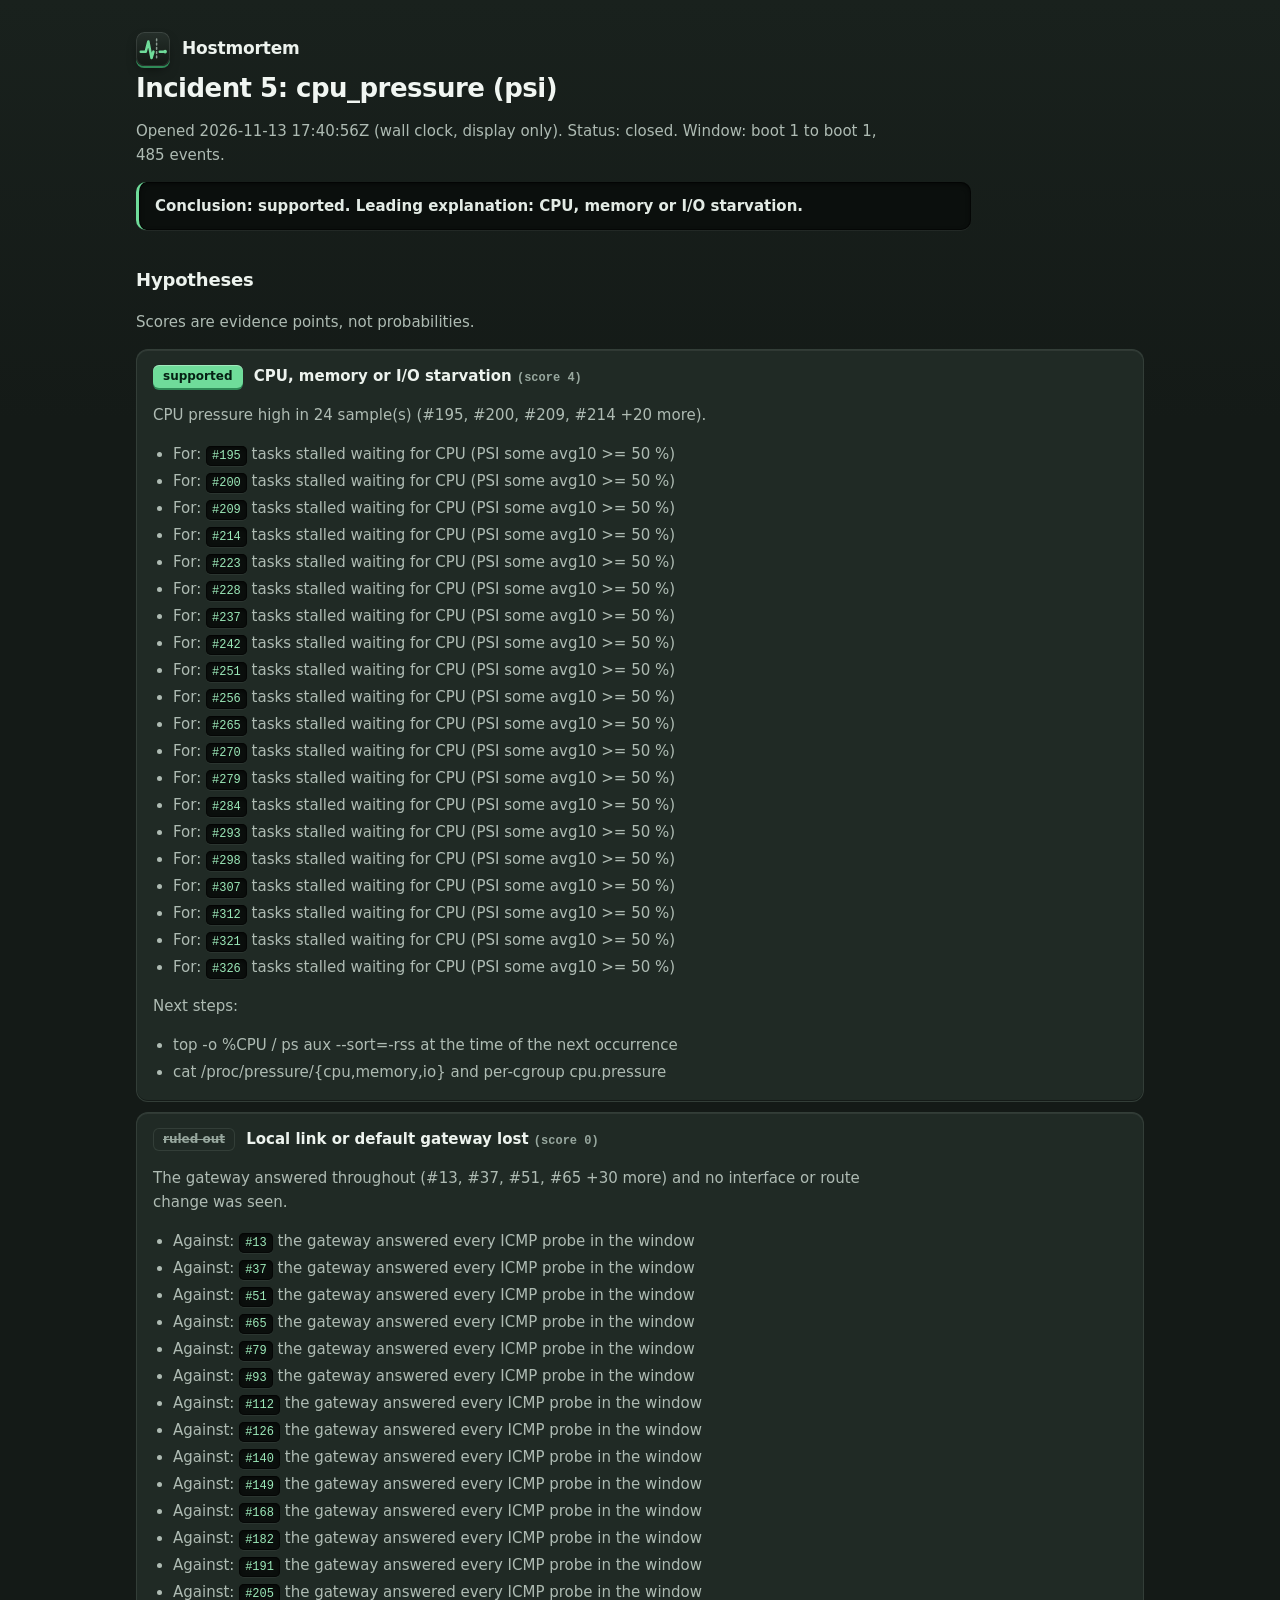
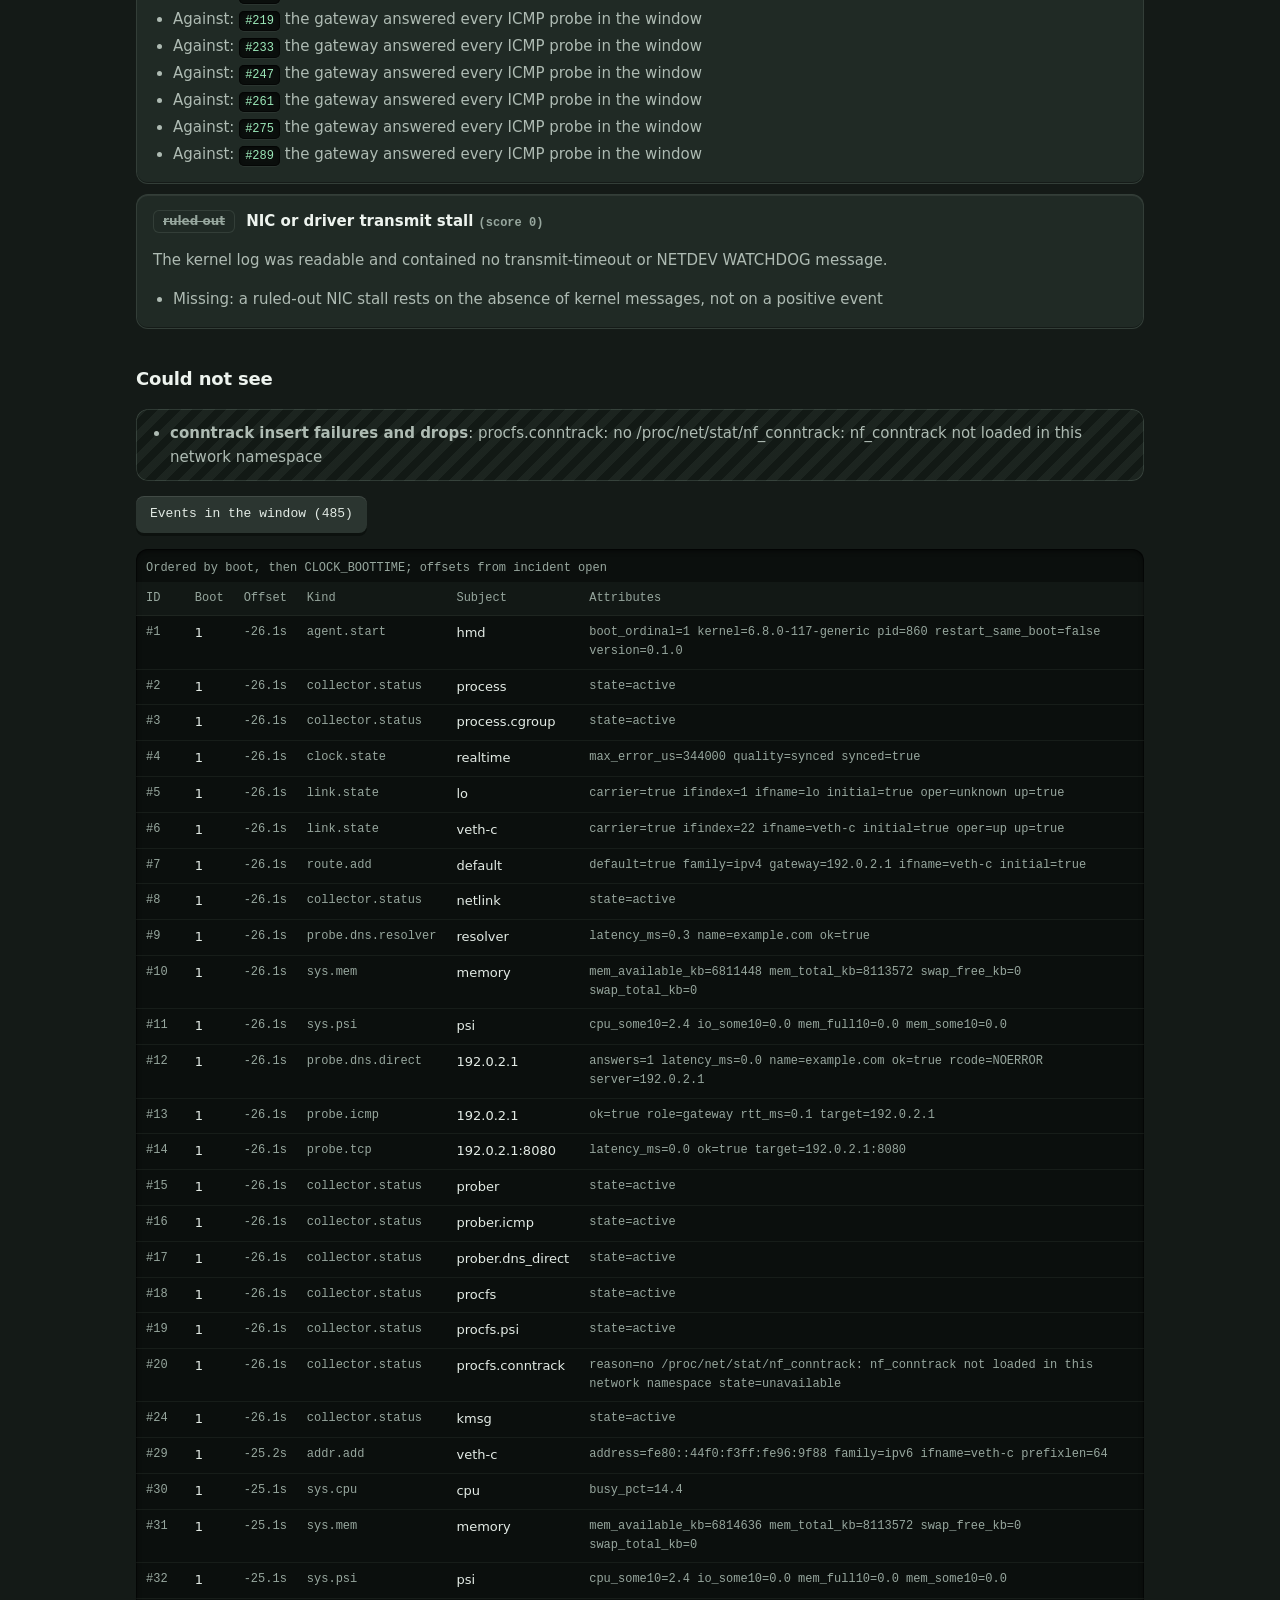
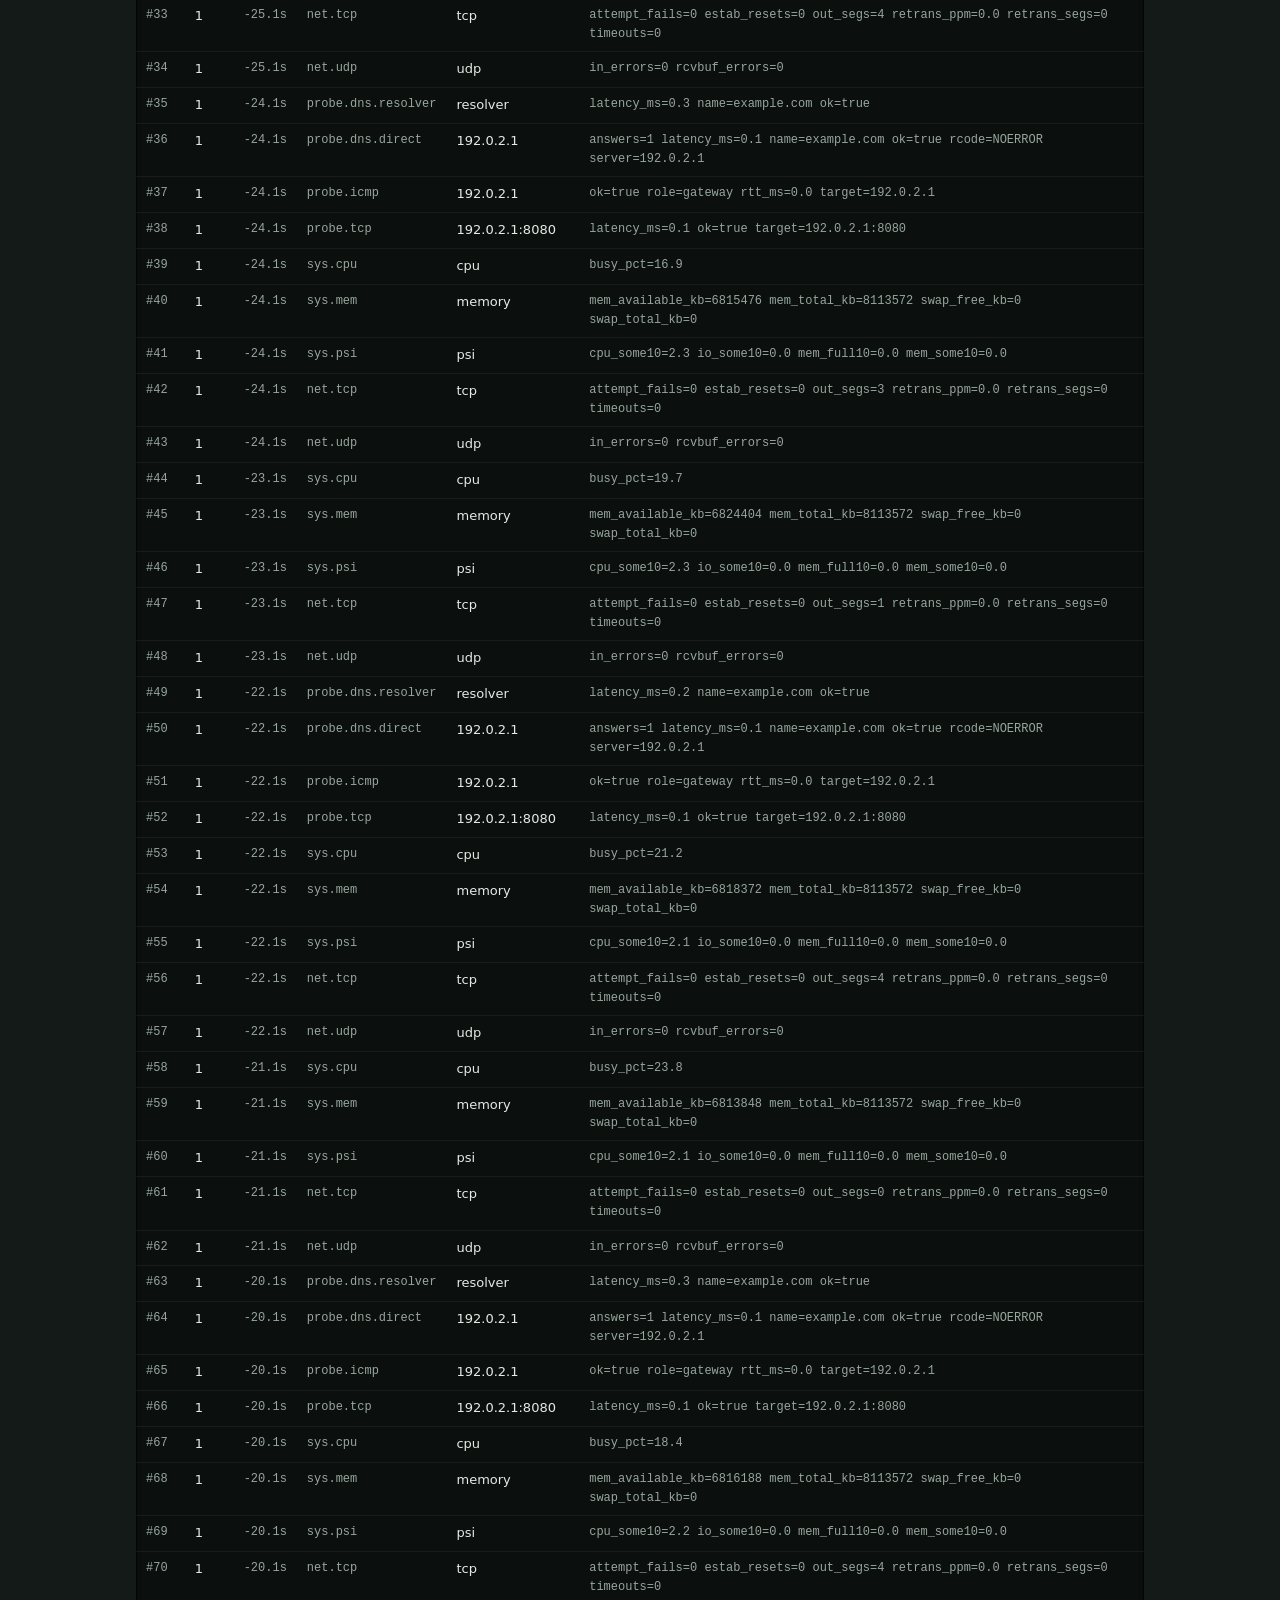
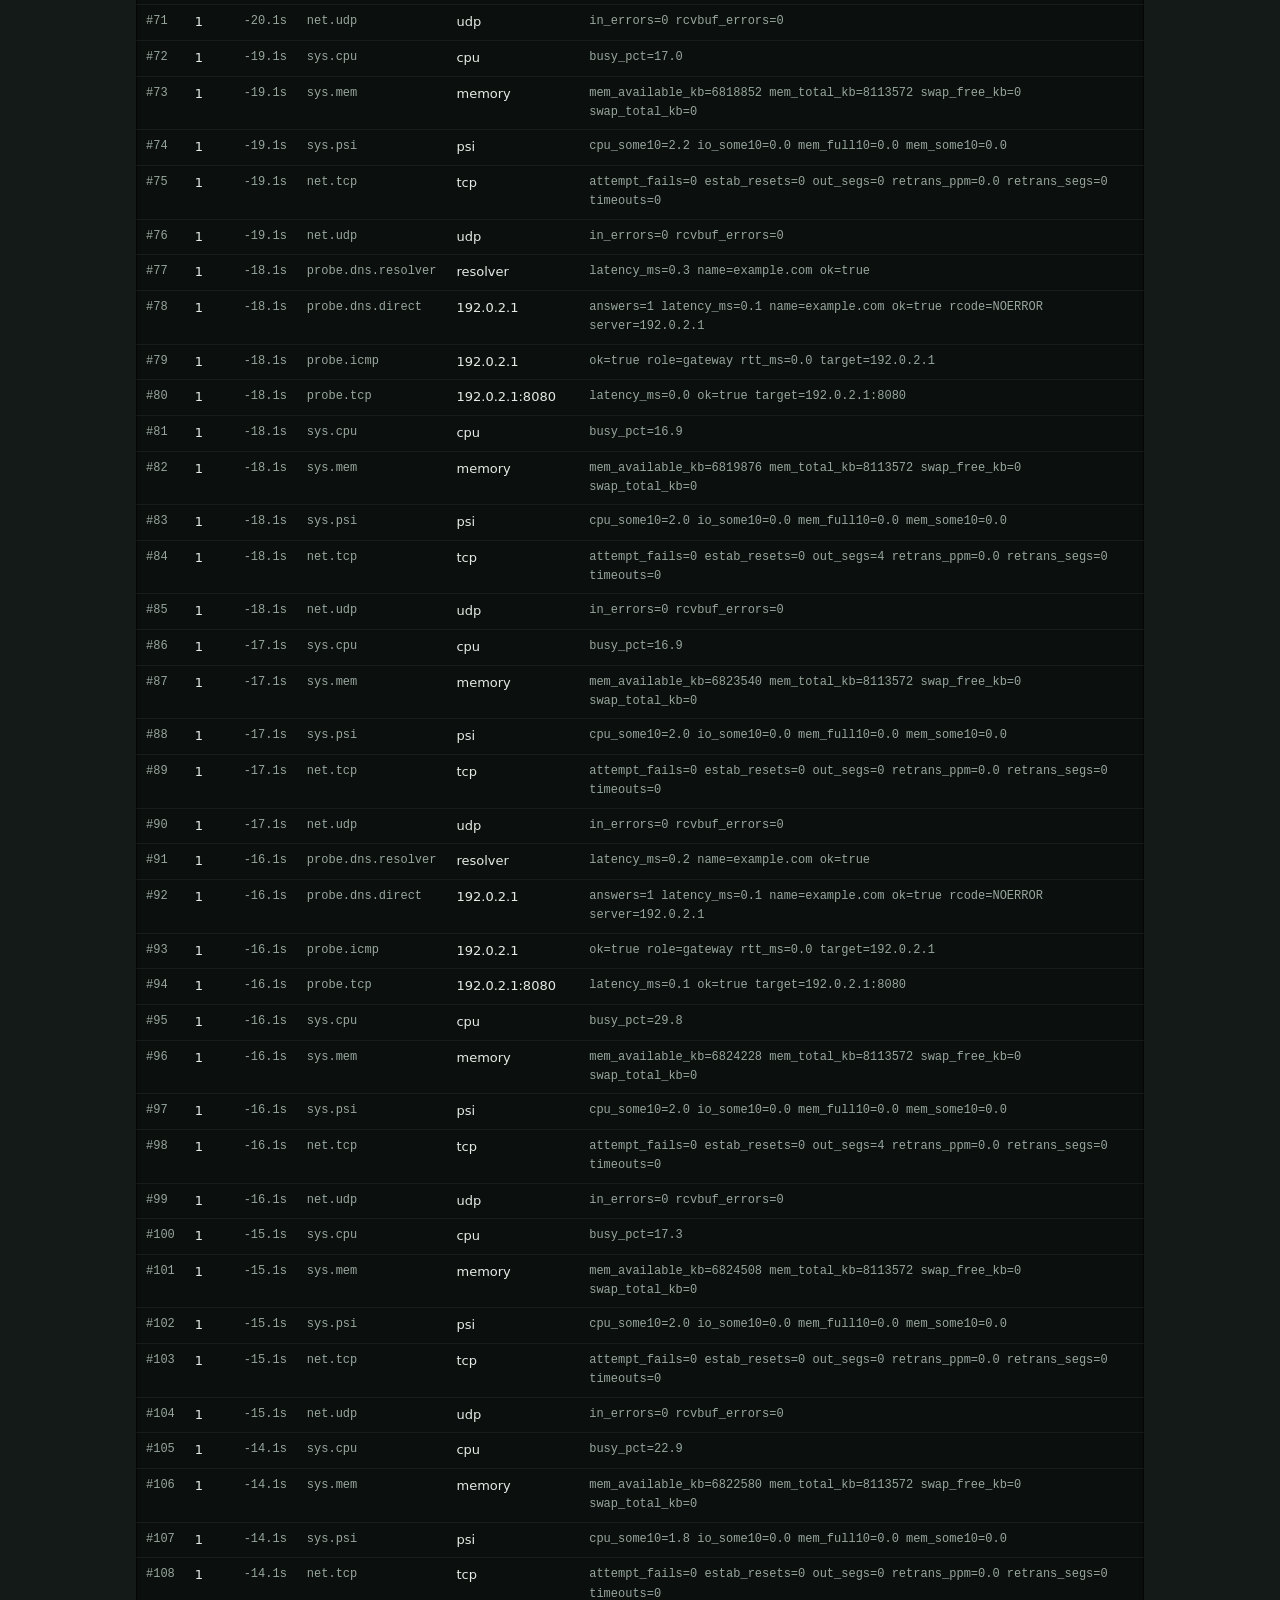
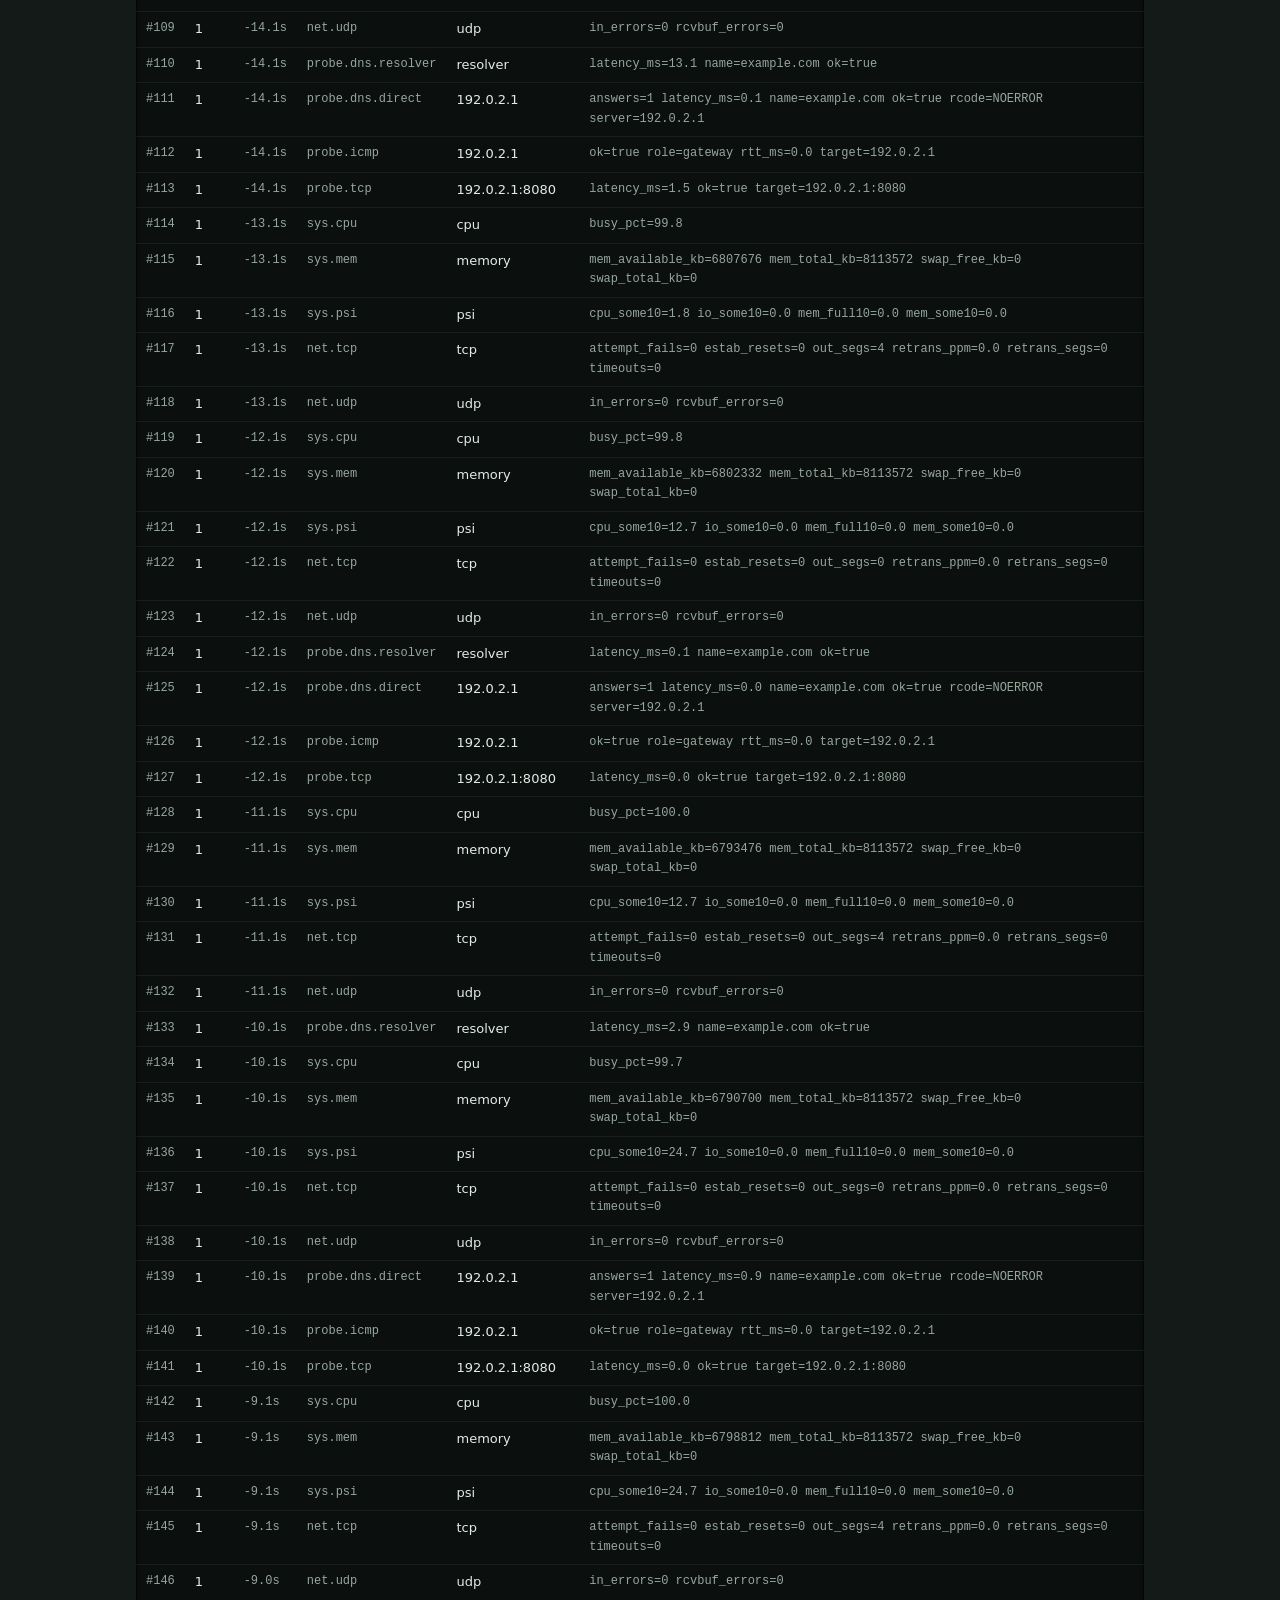
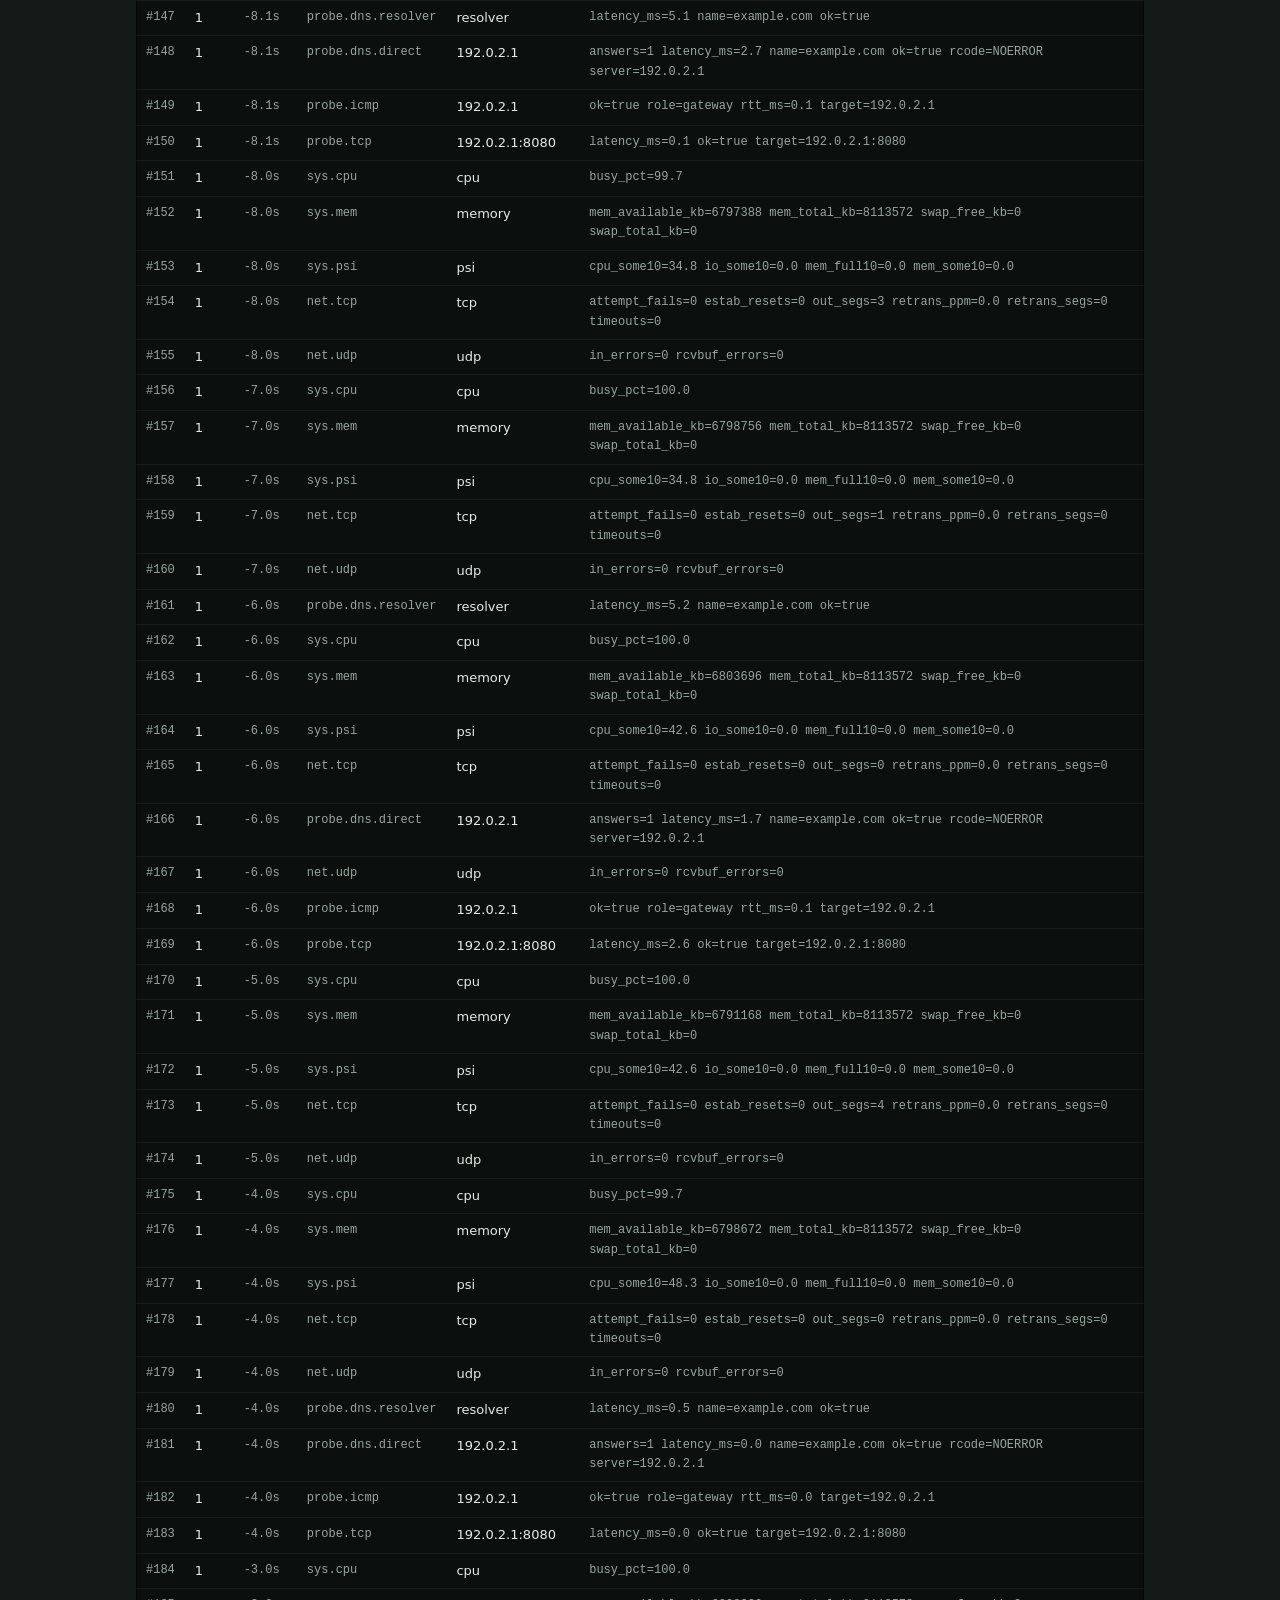
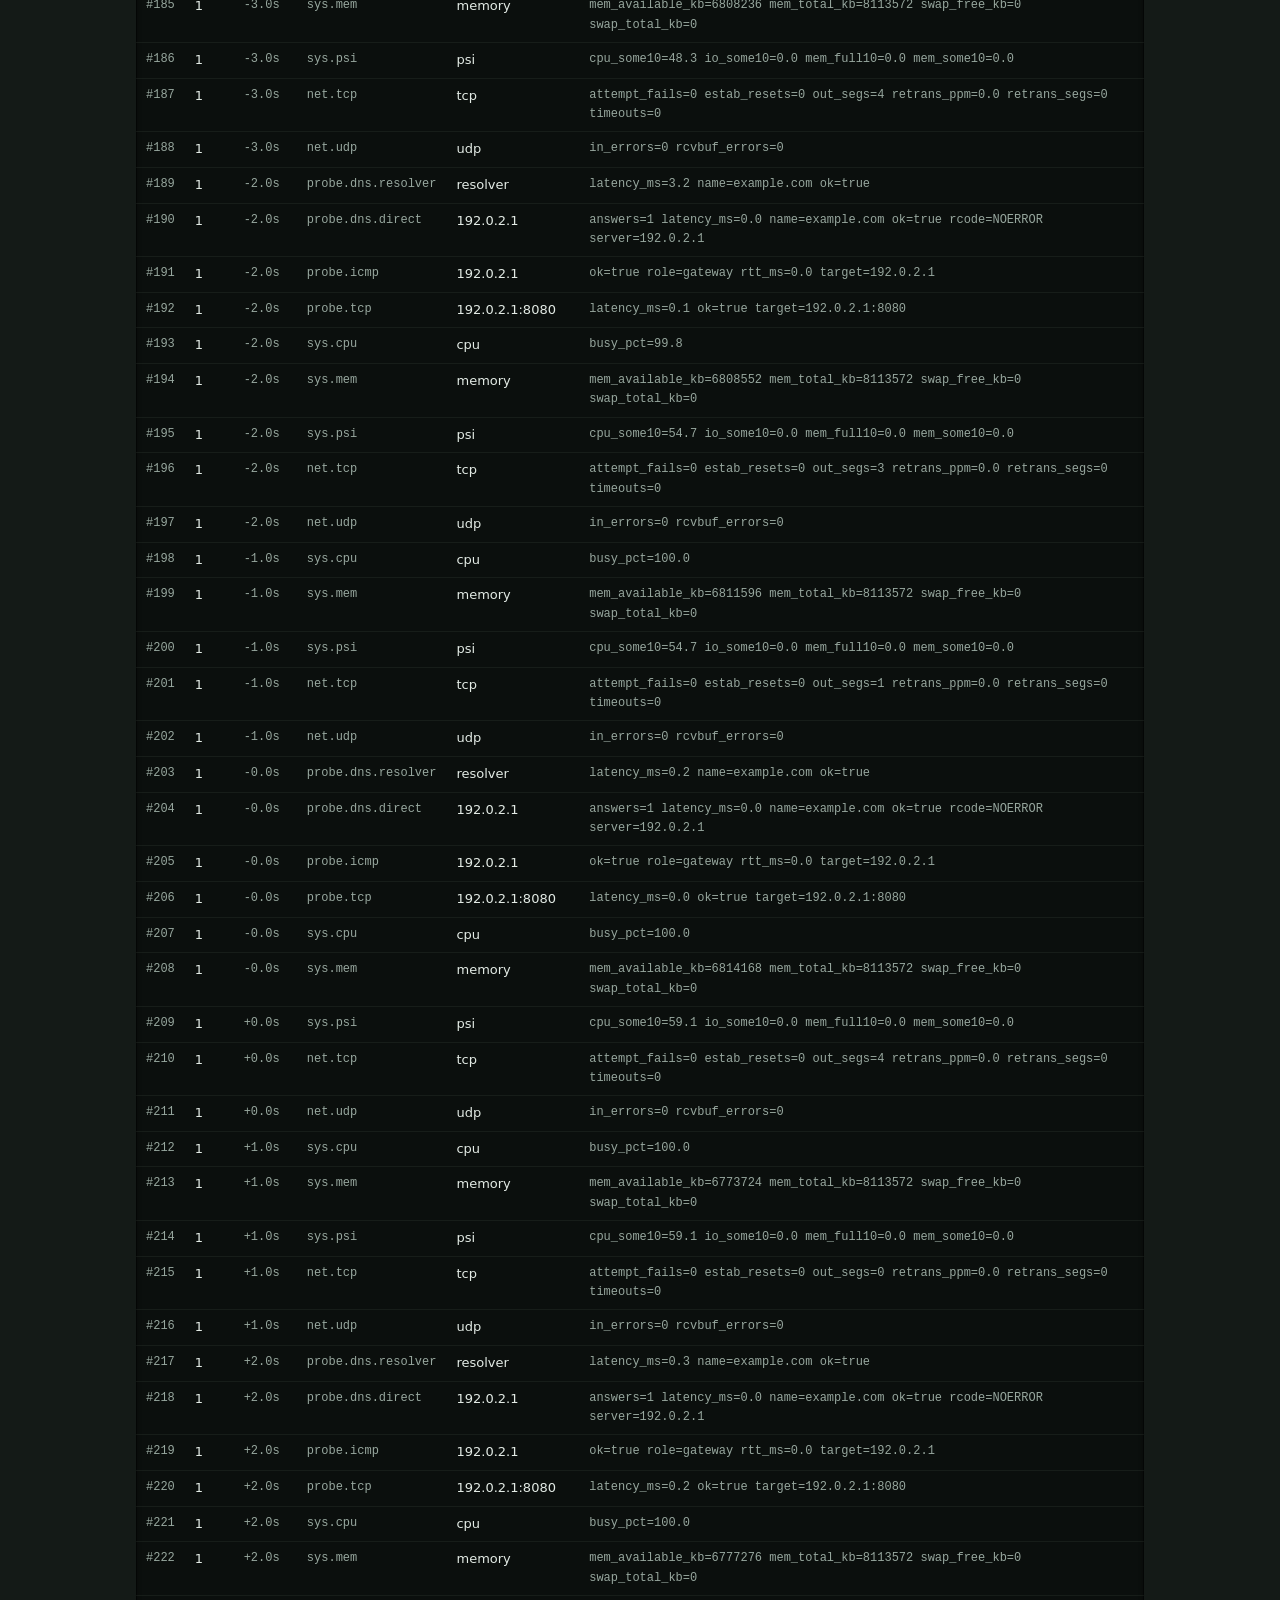
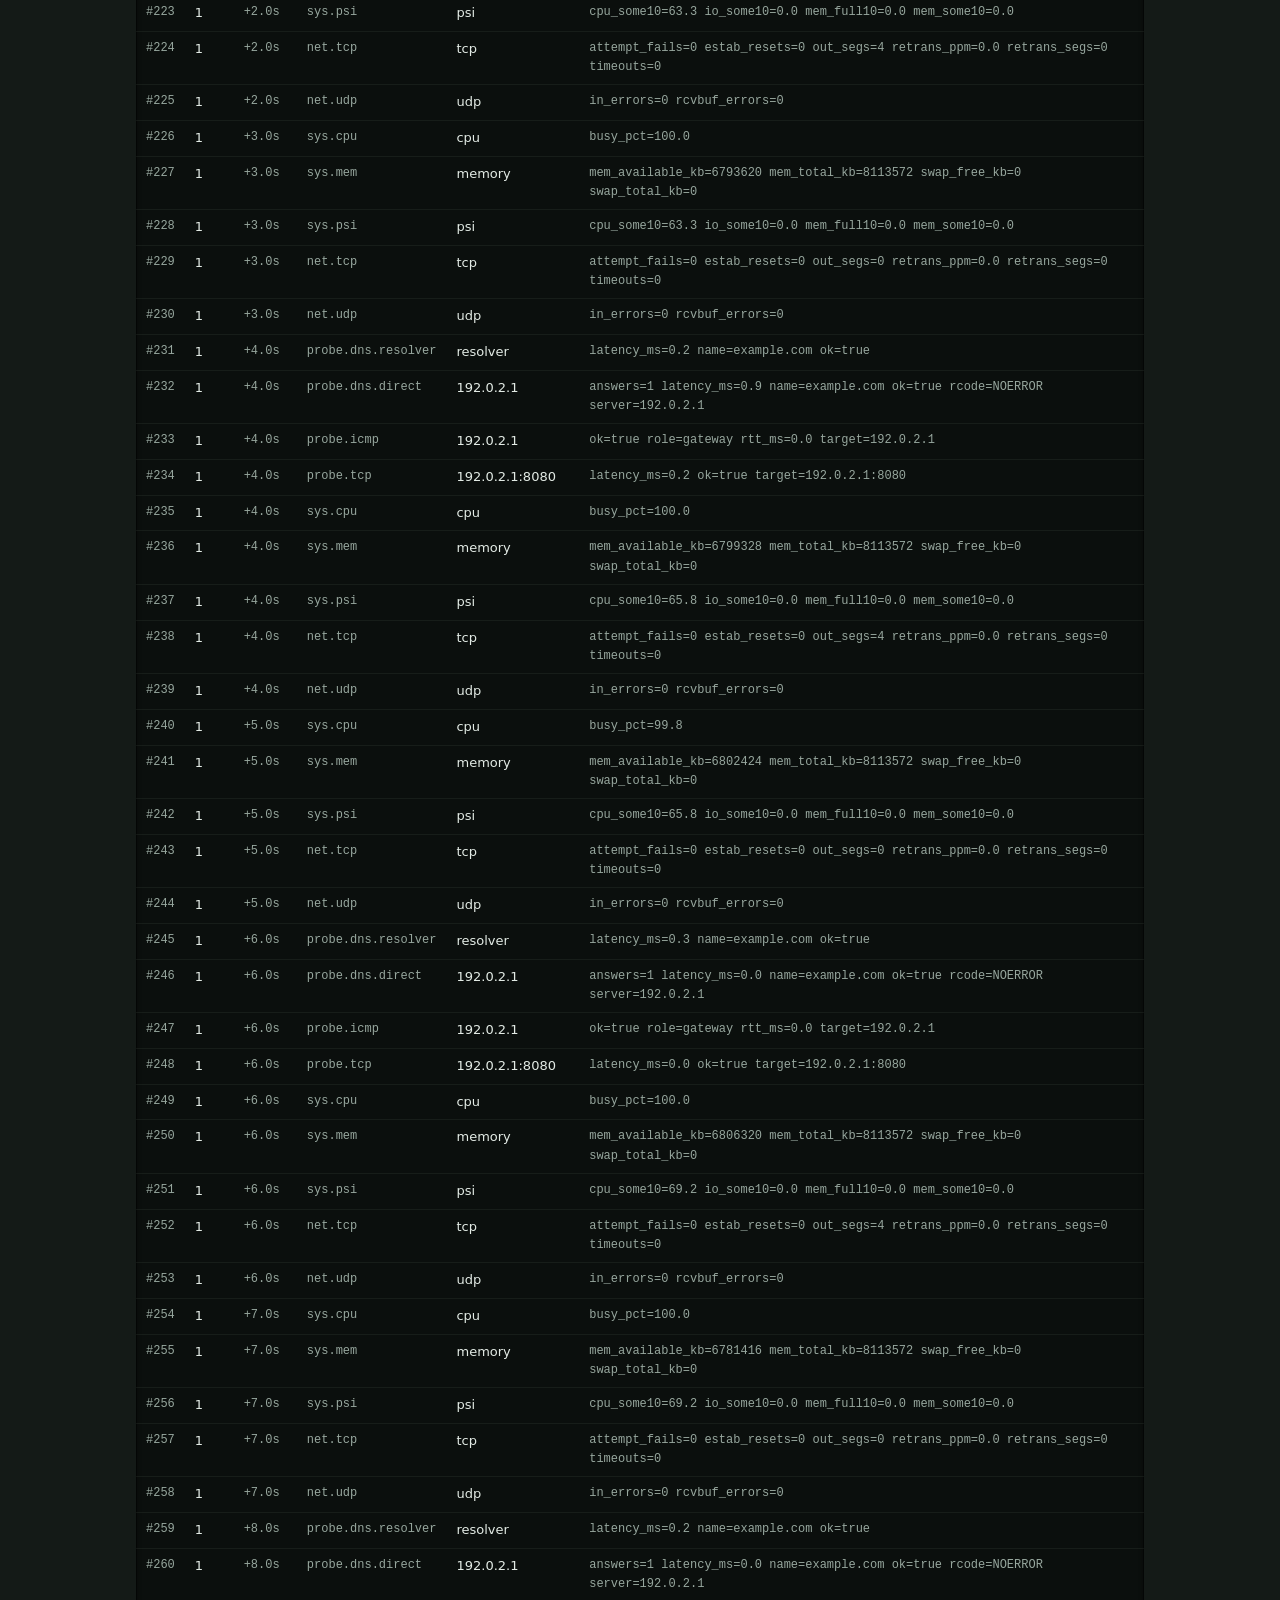
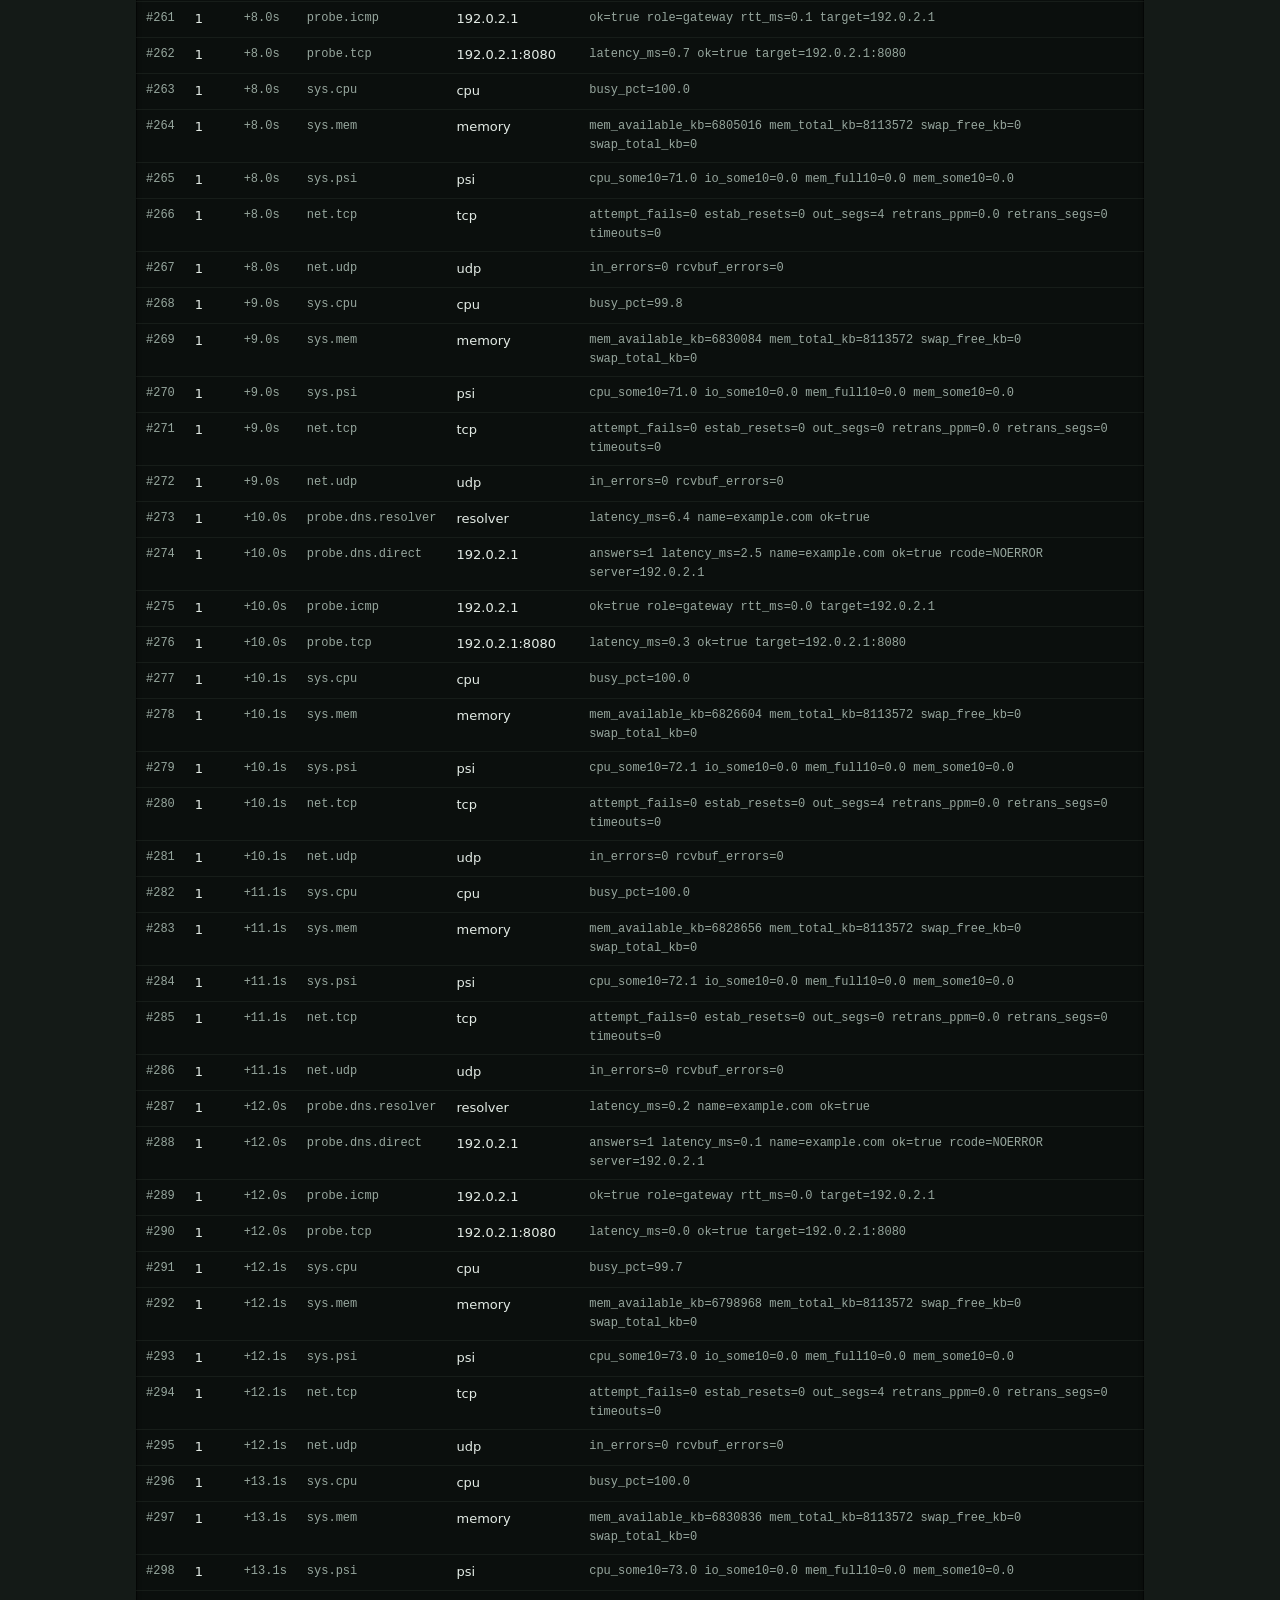
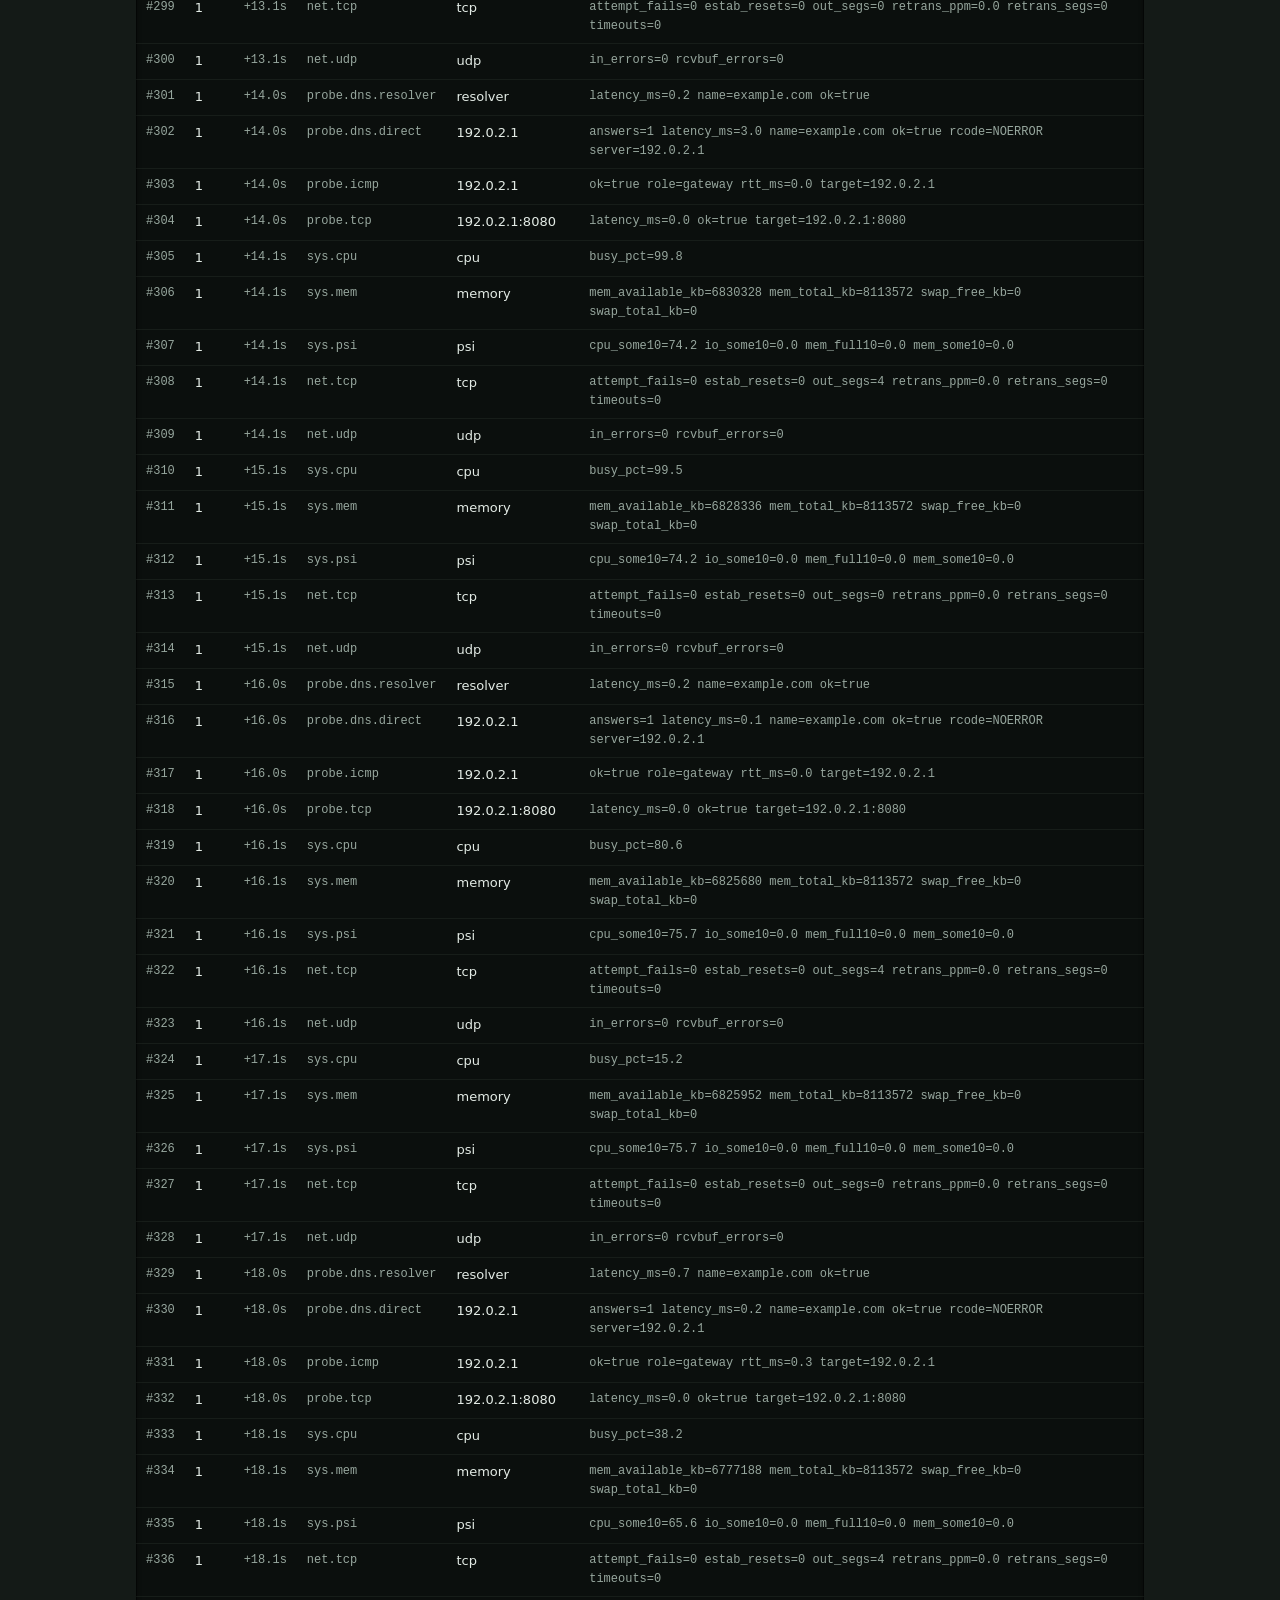
<file: site/reports/cpu_saturation.html>
<!doctype html><html lang="en"><head><meta charset="utf-8"><meta http-equiv="Content-Security-Policy" content="default-src 'none'; style-src 'unsafe-inline'"><meta name="viewport" content="width=device-width,initial-scale=1"><meta name="referrer" content="no-referrer"><title>Hostmortem incident 5</title><style>:root{--bg:#141a17;--card:#1c2420;--card2:#202a25;--well:#0b0f0d;--fg:#e3ebe5;--fg2:#aebbb3;--muted:#97a79e;--line:rgba(160,185,170,.14);--acc:#6fdc9a;--acc-ink:#9be8b8;--steel:#a7bdb0;--red:#ff5f6b;--ok:#6fdc9a;--bevel:inset 0 1px 0 rgba(255,255,255,.07),inset 0 -1px 0 rgba(0,0,0,.35);--lift:0 1px 0 rgba(0,0,0,.5),0 10px 24px -12px rgba(0,0,0,.7);--sunk:inset 0 2px 5px rgba(0,0,0,.55),inset 0 0 0 1px rgba(0,0,0,.45),0 1px 0 rgba(255,255,255,.05);color-scheme:dark}*{box-sizing:border-box}body{margin:0 auto;max-width:1040px;padding:28px 16px 48px;color:var(--fg);font:15px/1.6 system-ui,-apple-system,'Segoe UI',sans-serif;background:linear-gradient(180deg,#19211d,var(--bg) 420px)}code,.mono,th,summary,caption{font-family:ui-monospace,SFMono-Regular,Menlo,Consolas,monospace}h1{font-size:26px;line-height:1.15;letter-spacing:-.02em;margin:0 0 10px;color:#f1f6f2}h2{font-size:18px;letter-spacing:-.01em;margin:36px 0 12px;color:#edf3ee}h3,h4{font-size:15px;margin:22px 0 8px;color:#edf3ee}.hyp h3,.hyp h4{margin:0 0 6px}p{color:var(--fg2);max-width:80ch}.mono{font-size:12px;color:var(--muted)}a{color:var(--acc-ink);text-decoration-color:rgba(155,232,184,.4);text-underline-offset:3px}a:hover{color:#fff}a:focus-visible,summary:focus-visible,.wrap:focus-visible{outline:2px solid var(--acc);outline-offset:2px;border-radius:4px}main>section[id]{margin:22px 0;padding:6px 22px 18px;border-radius:18px;background:var(--card);border:1px solid var(--line);box-shadow:var(--bevel),var(--lift)}.hyp{margin:10px 0;padding:14px 16px;border-radius:12px;background:var(--card2);border:1px solid var(--line);box-shadow:var(--bevel)}.hyp ul{margin:8px 0 0;padding-left:20px;color:var(--fg2)}.hyp li{margin:3px 0}.hyp a{font:500 12px/1 ui-monospace,Menlo,monospace;text-decoration:none;padding:3px 6px;border-radius:5px;background:var(--well);box-shadow:var(--sunk)}.hyp a:hover{background:var(--acc);color:#062014}span.v{display:inline-block;padding:2px 10px;border-radius:6px;font-size:12px;font-weight:600;margin-right:6px;vertical-align:1px}span.supported{color:#062014;background:var(--acc);box-shadow:inset 0 1px 0 rgba(255,255,255,.35),0 2px 0 #2f8a57}span.possible{color:#e6eee8;background:#2b3530;box-shadow:inset 0 1px 0 rgba(255,255,255,.12),0 2px 0 #121b26}span.ruled_out{color:var(--muted);background:transparent;box-shadow:inset 0 0 0 1px var(--line);text-decoration:line-through}p.v{font-weight:600;color:var(--fg);padding:12px 16px;border-radius:10px;background:var(--well);box-shadow:var(--sunk)}p.v.supported{border-left:3px solid var(--acc)}p.v.unknown{border-left:3px solid var(--steel)}td.v{font-weight:600}td.supported{color:var(--acc-ink)}td.unknown{color:var(--steel)}.wrap{overflow-x:auto;border-radius:12px;background:var(--well);box-shadow:var(--sunk);margin:10px 0}table{border-collapse:collapse;width:100%;font-size:13px}th,td{text-align:left;padding:7px 10px;border-bottom:1px solid rgba(160,185,170,.08);vertical-align:top}th{font-size:12px;font-weight:500;color:var(--muted);background:rgba(160,185,170,.05)}tbody tr:hover{background:rgba(111,220,154,.05)}tr:target{background:rgba(111,220,154,.13);box-shadow:inset 3px 0 0 var(--acc)}caption{text-align:left;color:var(--muted);font-size:12px;padding:10px 10px 4px}details{margin:14px 0 4px}summary{cursor:pointer;display:inline-block;font-size:13px;padding:8px 14px;border-radius:8px;color:var(--fg);background:#2b3530;box-shadow:inset 0 1px 0 rgba(255,255,255,.10),0 3px 0 #0c110e}summary:active{transform:translateY(2px);box-shadow:inset 0 1px 0 rgba(255,255,255,.08),0 1px 0 #0c110e}details[open] summary{margin-bottom:6px}ul.blind{padding:12px 16px 12px 34px;border-radius:12px;color:var(--fg2);background:repeating-linear-gradient(135deg,rgba(160,185,170,.07) 0 8px,transparent 8px 16px),#121915;box-shadow:inset 0 0 0 1px rgba(160,185,170,.2)}.head{display:flex;align-items:center;gap:12px;margin:4px 0 8px}.head h1{margin:0}.mark{width:34px;height:34px;flex:0 0 auto;border-radius:8px;box-shadow:0 2px 0 #2f8a57,0 6px 14px -6px rgba(0,0,0,.8)}.brand{font-weight:700;font-size:17px;letter-spacing:-.01em;color:#edf3ee}.st{display:inline-flex;align-items:center;gap:7px}.st::before{content:'';width:8px;height:8px;border-radius:50%;box-shadow:inset 0 -1px 1px rgba(0,0,0,.35)}.st-active::before{background:var(--ok)}.st-degraded::before{background:#d6cf5a}.st-unavailable{color:#ffb3b9}.st-unavailable::before{background:var(--red)}.st-unknown::before{background:transparent;box-shadow:inset 0 0 0 1.5px var(--muted)}.banner{padding:12px 16px;border-radius:10px;color:#ffd3d6;background:rgba(255,95,107,.10);box-shadow:inset 0 0 0 1px rgba(255,95,107,.45)}@media print{:root{--bg:#fff;--card:#fff;--card2:#fff;--well:#fff;--fg:#111;--fg2:#333;--muted:#444;--line:#ccc;--acc-ink:#17512f;--steel:#354940;color-scheme:light}body,ul.blind,summary,span.v{background:#fff}h1,h2,h3,h4,.brand,span.v{color:#111}.hyp a,ul.blind,span.v{box-shadow:none}.st-unavailable,.banner{color:#722631}.banner{background:#fff}main>section[id],.hyp,.wrap,p.v,summary{box-shadow:none;border:1px solid #ccc}details>*{display:block}}</style></head><body><main><header class="head"><svg class="mark" viewBox="0 0 32 32" aria-hidden="true"><defs><linearGradient id="hmk" x1="0" y1="0" x2="0" y2="1"><stop offset="0" stop-color="#26302b"/><stop offset="1" stop-color="#121814"/></linearGradient></defs><rect width="32" height="32" rx="8" fill="url(#hmk)"/><rect x=".5" y=".5" width="31" height="31" rx="7.5" fill="none" stroke="#fff" stroke-opacity=".1"/><path d="M4.5 18.5H9.2L11.6 9L14.6 24.5L16.4 18.5M22.4 18.5H25.6" fill="none" stroke="#6fdc9a" stroke-width="2.4" stroke-linecap="round" stroke-linejoin="round"/><path d="M19.4 6.5V25.5" stroke="#8a9a91" stroke-width="1.4" stroke-linecap="round" stroke-dasharray="1.8 2.2"/><circle cx="27.4" cy="18.5" r="1.7" fill="#6fdc9a"/></svg><span class="brand">Hostmortem</span></header><h1>Incident 5: cpu_pressure (psi)</h1><p>Opened 2026-11-13 17:40:56Z (wall clock, display only). Status: closed. Window: boot 1 to boot 1, 485 events.</p><p class="v supported">Conclusion: supported. Leading explanation: CPU, memory or I/O starvation.</p><h2>Hypotheses</h2><p>Scores are evidence points, not probabilities.</p><section class="hyp"><h3><span class="v supported">supported</span> CPU, memory or I/O starvation <span class="mono">(score 4)</span></h3><p>CPU pressure high in 24 sample(s) (#195, #200, #209, #214 +20 more). </p><ul><li>For: <a href="#i5e195">#195</a> tasks stalled waiting for CPU (PSI some avg10 &gt;= 50 %)</li><li>For: <a href="#i5e200">#200</a> tasks stalled waiting for CPU (PSI some avg10 &gt;= 50 %)</li><li>For: <a href="#i5e209">#209</a> tasks stalled waiting for CPU (PSI some avg10 &gt;= 50 %)</li><li>For: <a href="#i5e214">#214</a> tasks stalled waiting for CPU (PSI some avg10 &gt;= 50 %)</li><li>For: <a href="#i5e223">#223</a> tasks stalled waiting for CPU (PSI some avg10 &gt;= 50 %)</li><li>For: <a href="#i5e228">#228</a> tasks stalled waiting for CPU (PSI some avg10 &gt;= 50 %)</li><li>For: <a href="#i5e237">#237</a> tasks stalled waiting for CPU (PSI some avg10 &gt;= 50 %)</li><li>For: <a href="#i5e242">#242</a> tasks stalled waiting for CPU (PSI some avg10 &gt;= 50 %)</li><li>For: <a href="#i5e251">#251</a> tasks stalled waiting for CPU (PSI some avg10 &gt;= 50 %)</li><li>For: <a href="#i5e256">#256</a> tasks stalled waiting for CPU (PSI some avg10 &gt;= 50 %)</li><li>For: <a href="#i5e265">#265</a> tasks stalled waiting for CPU (PSI some avg10 &gt;= 50 %)</li><li>For: <a href="#i5e270">#270</a> tasks stalled waiting for CPU (PSI some avg10 &gt;= 50 %)</li><li>For: <a href="#i5e279">#279</a> tasks stalled waiting for CPU (PSI some avg10 &gt;= 50 %)</li><li>For: <a href="#i5e284">#284</a> tasks stalled waiting for CPU (PSI some avg10 &gt;= 50 %)</li><li>For: <a href="#i5e293">#293</a> tasks stalled waiting for CPU (PSI some avg10 &gt;= 50 %)</li><li>For: <a href="#i5e298">#298</a> tasks stalled waiting for CPU (PSI some avg10 &gt;= 50 %)</li><li>For: <a href="#i5e307">#307</a> tasks stalled waiting for CPU (PSI some avg10 &gt;= 50 %)</li><li>For: <a href="#i5e312">#312</a> tasks stalled waiting for CPU (PSI some avg10 &gt;= 50 %)</li><li>For: <a href="#i5e321">#321</a> tasks stalled waiting for CPU (PSI some avg10 &gt;= 50 %)</li><li>For: <a href="#i5e326">#326</a> tasks stalled waiting for CPU (PSI some avg10 &gt;= 50 %)</li></ul><p>Next steps:</p><ul><li>top -o %CPU / ps aux --sort=-rss at the time of the next occurrence</li><li>cat /proc/pressure/{cpu,memory,io} and per-cgroup cpu.pressure</li></ul></section><section class="hyp"><h3><span class="v ruled_out">ruled out</span> Local link or default gateway lost <span class="mono">(score 0)</span></h3><p>The gateway answered throughout (#13, #37, #51, #65 +30 more) and no interface or route change was seen.</p><ul><li>Against: <a href="#i5e13">#13</a> the gateway answered every ICMP probe in the window</li><li>Against: <a href="#i5e37">#37</a> the gateway answered every ICMP probe in the window</li><li>Against: <a href="#i5e51">#51</a> the gateway answered every ICMP probe in the window</li><li>Against: <a href="#i5e65">#65</a> the gateway answered every ICMP probe in the window</li><li>Against: <a href="#i5e79">#79</a> the gateway answered every ICMP probe in the window</li><li>Against: <a href="#i5e93">#93</a> the gateway answered every ICMP probe in the window</li><li>Against: <a href="#i5e112">#112</a> the gateway answered every ICMP probe in the window</li><li>Against: <a href="#i5e126">#126</a> the gateway answered every ICMP probe in the window</li><li>Against: <a href="#i5e140">#140</a> the gateway answered every ICMP probe in the window</li><li>Against: <a href="#i5e149">#149</a> the gateway answered every ICMP probe in the window</li><li>Against: <a href="#i5e168">#168</a> the gateway answered every ICMP probe in the window</li><li>Against: <a href="#i5e182">#182</a> the gateway answered every ICMP probe in the window</li><li>Against: <a href="#i5e191">#191</a> the gateway answered every ICMP probe in the window</li><li>Against: <a href="#i5e205">#205</a> the gateway answered every ICMP probe in the window</li><li>Against: <a href="#i5e219">#219</a> the gateway answered every ICMP probe in the window</li><li>Against: <a href="#i5e233">#233</a> the gateway answered every ICMP probe in the window</li><li>Against: <a href="#i5e247">#247</a> the gateway answered every ICMP probe in the window</li><li>Against: <a href="#i5e261">#261</a> the gateway answered every ICMP probe in the window</li><li>Against: <a href="#i5e275">#275</a> the gateway answered every ICMP probe in the window</li><li>Against: <a href="#i5e289">#289</a> the gateway answered every ICMP probe in the window</li></ul></section><section class="hyp"><h3><span class="v ruled_out">ruled out</span> NIC or driver transmit stall <span class="mono">(score 0)</span></h3><p>The kernel log was readable and contained no transmit-timeout or NETDEV WATCHDOG message.</p><ul><li>Missing: a ruled-out NIC stall rests on the absence of kernel messages, not on a positive event</li></ul></section><h2>Could not see</h2><ul class="blind"><li><strong>conntrack insert failures and drops</strong>: procfs.conntrack: no /proc/net/stat/nf_conntrack: nf_conntrack not loaded in this network namespace</li></ul><details open><summary>Events in the window (485)</summary><div class="wrap" role="region" tabindex="0" aria-label="Events in the window"><table><caption>Ordered by boot, then CLOCK_BOOTTIME; offsets from incident open</caption><thead><tr><th scope="col">ID</th><th scope="col">Boot</th><th scope="col">Offset</th><th scope="col">Kind</th><th scope="col">Subject</th><th scope="col">Attributes</th></tr></thead><tbody><tr id="i5e1"><td class="mono">#1</td><td>1</td><td class="mono">    -26.1s</td><td class="mono">agent.start</td><td>hmd</td><td class="mono">boot_ordinal=1 kernel=6.8.0-117-generic pid=860 restart_same_boot=false version=0.1.0</td></tr><tr id="i5e2"><td class="mono">#2</td><td>1</td><td class="mono">    -26.1s</td><td class="mono">collector.status</td><td>process</td><td class="mono">state=active</td></tr><tr id="i5e3"><td class="mono">#3</td><td>1</td><td class="mono">    -26.1s</td><td class="mono">collector.status</td><td>process.cgroup</td><td class="mono">state=active</td></tr><tr id="i5e4"><td class="mono">#4</td><td>1</td><td class="mono">    -26.1s</td><td class="mono">clock.state</td><td>realtime</td><td class="mono">max_error_us=344000 quality=synced synced=true</td></tr><tr id="i5e5"><td class="mono">#5</td><td>1</td><td class="mono">    -26.1s</td><td class="mono">link.state</td><td>lo</td><td class="mono">carrier=true ifindex=1 ifname=lo initial=true oper=unknown up=true</td></tr><tr id="i5e6"><td class="mono">#6</td><td>1</td><td class="mono">    -26.1s</td><td class="mono">link.state</td><td>veth-c</td><td class="mono">carrier=true ifindex=22 ifname=veth-c initial=true oper=up up=true</td></tr><tr id="i5e7"><td class="mono">#7</td><td>1</td><td class="mono">    -26.1s</td><td class="mono">route.add</td><td>default</td><td class="mono">default=true family=ipv4 gateway=192.0.2.1 ifname=veth-c initial=true</td></tr><tr id="i5e8"><td class="mono">#8</td><td>1</td><td class="mono">    -26.1s</td><td class="mono">collector.status</td><td>netlink</td><td class="mono">state=active</td></tr><tr id="i5e9"><td class="mono">#9</td><td>1</td><td class="mono">    -26.1s</td><td class="mono">probe.dns.resolver</td><td>resolver</td><td class="mono">latency_ms=0.3 name=example.com ok=true</td></tr><tr id="i5e10"><td class="mono">#10</td><td>1</td><td class="mono">    -26.1s</td><td class="mono">sys.mem</td><td>memory</td><td class="mono">mem_available_kb=6811448 mem_total_kb=8113572 swap_free_kb=0 swap_total_kb=0</td></tr><tr id="i5e11"><td class="mono">#11</td><td>1</td><td class="mono">    -26.1s</td><td class="mono">sys.psi</td><td>psi</td><td class="mono">cpu_some10=2.4 io_some10=0.0 mem_full10=0.0 mem_some10=0.0</td></tr><tr id="i5e12"><td class="mono">#12</td><td>1</td><td class="mono">    -26.1s</td><td class="mono">probe.dns.direct</td><td>192.0.2.1</td><td class="mono">answers=1 latency_ms=0.0 name=example.com ok=true rcode=NOERROR server=192.0.2.1</td></tr><tr id="i5e13"><td class="mono">#13</td><td>1</td><td class="mono">    -26.1s</td><td class="mono">probe.icmp</td><td>192.0.2.1</td><td class="mono">ok=true role=gateway rtt_ms=0.1 target=192.0.2.1</td></tr><tr id="i5e14"><td class="mono">#14</td><td>1</td><td class="mono">    -26.1s</td><td class="mono">probe.tcp</td><td>192.0.2.1:8080</td><td class="mono">latency_ms=0.0 ok=true target=192.0.2.1:8080</td></tr><tr id="i5e15"><td class="mono">#15</td><td>1</td><td class="mono">    -26.1s</td><td class="mono">collector.status</td><td>prober</td><td class="mono">state=active</td></tr><tr id="i5e16"><td class="mono">#16</td><td>1</td><td class="mono">    -26.1s</td><td class="mono">collector.status</td><td>prober.icmp</td><td class="mono">state=active</td></tr><tr id="i5e17"><td class="mono">#17</td><td>1</td><td class="mono">    -26.1s</td><td class="mono">collector.status</td><td>prober.dns_direct</td><td class="mono">state=active</td></tr><tr id="i5e18"><td class="mono">#18</td><td>1</td><td class="mono">    -26.1s</td><td class="mono">collector.status</td><td>procfs</td><td class="mono">state=active</td></tr><tr id="i5e19"><td class="mono">#19</td><td>1</td><td class="mono">    -26.1s</td><td class="mono">collector.status</td><td>procfs.psi</td><td class="mono">state=active</td></tr><tr id="i5e20"><td class="mono">#20</td><td>1</td><td class="mono">    -26.1s</td><td class="mono">collector.status</td><td>procfs.conntrack</td><td class="mono">reason=no /proc/net/stat/nf_conntrack: nf_conntrack not loaded in this network namespace state=unavailable</td></tr><tr id="i5e24"><td class="mono">#24</td><td>1</td><td class="mono">    -26.1s</td><td class="mono">collector.status</td><td>kmsg</td><td class="mono">state=active</td></tr><tr id="i5e29"><td class="mono">#29</td><td>1</td><td class="mono">    -25.2s</td><td class="mono">addr.add</td><td>veth-c</td><td class="mono">address=fe80::44f0:f3ff:fe96:9f88 family=ipv6 ifname=veth-c prefixlen=64</td></tr><tr id="i5e30"><td class="mono">#30</td><td>1</td><td class="mono">    -25.1s</td><td class="mono">sys.cpu</td><td>cpu</td><td class="mono">busy_pct=14.4</td></tr><tr id="i5e31"><td class="mono">#31</td><td>1</td><td class="mono">    -25.1s</td><td class="mono">sys.mem</td><td>memory</td><td class="mono">mem_available_kb=6814636 mem_total_kb=8113572 swap_free_kb=0 swap_total_kb=0</td></tr><tr id="i5e32"><td class="mono">#32</td><td>1</td><td class="mono">    -25.1s</td><td class="mono">sys.psi</td><td>psi</td><td class="mono">cpu_some10=2.4 io_some10=0.0 mem_full10=0.0 mem_some10=0.0</td></tr><tr id="i5e33"><td class="mono">#33</td><td>1</td><td class="mono">    -25.1s</td><td class="mono">net.tcp</td><td>tcp</td><td class="mono">attempt_fails=0 estab_resets=0 out_segs=4 retrans_ppm=0.0 retrans_segs=0 timeouts=0</td></tr><tr id="i5e34"><td class="mono">#34</td><td>1</td><td class="mono">    -25.1s</td><td class="mono">net.udp</td><td>udp</td><td class="mono">in_errors=0 rcvbuf_errors=0</td></tr><tr id="i5e35"><td class="mono">#35</td><td>1</td><td class="mono">    -24.1s</td><td class="mono">probe.dns.resolver</td><td>resolver</td><td class="mono">latency_ms=0.3 name=example.com ok=true</td></tr><tr id="i5e36"><td class="mono">#36</td><td>1</td><td class="mono">    -24.1s</td><td class="mono">probe.dns.direct</td><td>192.0.2.1</td><td class="mono">answers=1 latency_ms=0.1 name=example.com ok=true rcode=NOERROR server=192.0.2.1</td></tr><tr id="i5e37"><td class="mono">#37</td><td>1</td><td class="mono">    -24.1s</td><td class="mono">probe.icmp</td><td>192.0.2.1</td><td class="mono">ok=true role=gateway rtt_ms=0.0 target=192.0.2.1</td></tr><tr id="i5e38"><td class="mono">#38</td><td>1</td><td class="mono">    -24.1s</td><td class="mono">probe.tcp</td><td>192.0.2.1:8080</td><td class="mono">latency_ms=0.1 ok=true target=192.0.2.1:8080</td></tr><tr id="i5e39"><td class="mono">#39</td><td>1</td><td class="mono">    -24.1s</td><td class="mono">sys.cpu</td><td>cpu</td><td class="mono">busy_pct=16.9</td></tr><tr id="i5e40"><td class="mono">#40</td><td>1</td><td class="mono">    -24.1s</td><td class="mono">sys.mem</td><td>memory</td><td class="mono">mem_available_kb=6815476 mem_total_kb=8113572 swap_free_kb=0 swap_total_kb=0</td></tr><tr id="i5e41"><td class="mono">#41</td><td>1</td><td class="mono">    -24.1s</td><td class="mono">sys.psi</td><td>psi</td><td class="mono">cpu_some10=2.3 io_some10=0.0 mem_full10=0.0 mem_some10=0.0</td></tr><tr id="i5e42"><td class="mono">#42</td><td>1</td><td class="mono">    -24.1s</td><td class="mono">net.tcp</td><td>tcp</td><td class="mono">attempt_fails=0 estab_resets=0 out_segs=3 retrans_ppm=0.0 retrans_segs=0 timeouts=0</td></tr><tr id="i5e43"><td class="mono">#43</td><td>1</td><td class="mono">    -24.1s</td><td class="mono">net.udp</td><td>udp</td><td class="mono">in_errors=0 rcvbuf_errors=0</td></tr><tr id="i5e44"><td class="mono">#44</td><td>1</td><td class="mono">    -23.1s</td><td class="mono">sys.cpu</td><td>cpu</td><td class="mono">busy_pct=19.7</td></tr><tr id="i5e45"><td class="mono">#45</td><td>1</td><td class="mono">    -23.1s</td><td class="mono">sys.mem</td><td>memory</td><td class="mono">mem_available_kb=6824404 mem_total_kb=8113572 swap_free_kb=0 swap_total_kb=0</td></tr><tr id="i5e46"><td class="mono">#46</td><td>1</td><td class="mono">    -23.1s</td><td class="mono">sys.psi</td><td>psi</td><td class="mono">cpu_some10=2.3 io_some10=0.0 mem_full10=0.0 mem_some10=0.0</td></tr><tr id="i5e47"><td class="mono">#47</td><td>1</td><td class="mono">    -23.1s</td><td class="mono">net.tcp</td><td>tcp</td><td class="mono">attempt_fails=0 estab_resets=0 out_segs=1 retrans_ppm=0.0 retrans_segs=0 timeouts=0</td></tr><tr id="i5e48"><td class="mono">#48</td><td>1</td><td class="mono">    -23.1s</td><td class="mono">net.udp</td><td>udp</td><td class="mono">in_errors=0 rcvbuf_errors=0</td></tr><tr id="i5e49"><td class="mono">#49</td><td>1</td><td class="mono">    -22.1s</td><td class="mono">probe.dns.resolver</td><td>resolver</td><td class="mono">latency_ms=0.2 name=example.com ok=true</td></tr><tr id="i5e50"><td class="mono">#50</td><td>1</td><td class="mono">    -22.1s</td><td class="mono">probe.dns.direct</td><td>192.0.2.1</td><td class="mono">answers=1 latency_ms=0.1 name=example.com ok=true rcode=NOERROR server=192.0.2.1</td></tr><tr id="i5e51"><td class="mono">#51</td><td>1</td><td class="mono">    -22.1s</td><td class="mono">probe.icmp</td><td>192.0.2.1</td><td class="mono">ok=true role=gateway rtt_ms=0.0 target=192.0.2.1</td></tr><tr id="i5e52"><td class="mono">#52</td><td>1</td><td class="mono">    -22.1s</td><td class="mono">probe.tcp</td><td>192.0.2.1:8080</td><td class="mono">latency_ms=0.1 ok=true target=192.0.2.1:8080</td></tr><tr id="i5e53"><td class="mono">#53</td><td>1</td><td class="mono">    -22.1s</td><td class="mono">sys.cpu</td><td>cpu</td><td class="mono">busy_pct=21.2</td></tr><tr id="i5e54"><td class="mono">#54</td><td>1</td><td class="mono">    -22.1s</td><td class="mono">sys.mem</td><td>memory</td><td class="mono">mem_available_kb=6818372 mem_total_kb=8113572 swap_free_kb=0 swap_total_kb=0</td></tr><tr id="i5e55"><td class="mono">#55</td><td>1</td><td class="mono">    -22.1s</td><td class="mono">sys.psi</td><td>psi</td><td class="mono">cpu_some10=2.1 io_some10=0.0 mem_full10=0.0 mem_some10=0.0</td></tr><tr id="i5e56"><td class="mono">#56</td><td>1</td><td class="mono">    -22.1s</td><td class="mono">net.tcp</td><td>tcp</td><td class="mono">attempt_fails=0 estab_resets=0 out_segs=4 retrans_ppm=0.0 retrans_segs=0 timeouts=0</td></tr><tr id="i5e57"><td class="mono">#57</td><td>1</td><td class="mono">    -22.1s</td><td class="mono">net.udp</td><td>udp</td><td class="mono">in_errors=0 rcvbuf_errors=0</td></tr><tr id="i5e58"><td class="mono">#58</td><td>1</td><td class="mono">    -21.1s</td><td class="mono">sys.cpu</td><td>cpu</td><td class="mono">busy_pct=23.8</td></tr><tr id="i5e59"><td class="mono">#59</td><td>1</td><td class="mono">    -21.1s</td><td class="mono">sys.mem</td><td>memory</td><td class="mono">mem_available_kb=6813848 mem_total_kb=8113572 swap_free_kb=0 swap_total_kb=0</td></tr><tr id="i5e60"><td class="mono">#60</td><td>1</td><td class="mono">    -21.1s</td><td class="mono">sys.psi</td><td>psi</td><td class="mono">cpu_some10=2.1 io_some10=0.0 mem_full10=0.0 mem_some10=0.0</td></tr><tr id="i5e61"><td class="mono">#61</td><td>1</td><td class="mono">    -21.1s</td><td class="mono">net.tcp</td><td>tcp</td><td class="mono">attempt_fails=0 estab_resets=0 out_segs=0 retrans_ppm=0.0 retrans_segs=0 timeouts=0</td></tr><tr id="i5e62"><td class="mono">#62</td><td>1</td><td class="mono">    -21.1s</td><td class="mono">net.udp</td><td>udp</td><td class="mono">in_errors=0 rcvbuf_errors=0</td></tr><tr id="i5e63"><td class="mono">#63</td><td>1</td><td class="mono">    -20.1s</td><td class="mono">probe.dns.resolver</td><td>resolver</td><td class="mono">latency_ms=0.3 name=example.com ok=true</td></tr><tr id="i5e64"><td class="mono">#64</td><td>1</td><td class="mono">    -20.1s</td><td class="mono">probe.dns.direct</td><td>192.0.2.1</td><td class="mono">answers=1 latency_ms=0.1 name=example.com ok=true rcode=NOERROR server=192.0.2.1</td></tr><tr id="i5e65"><td class="mono">#65</td><td>1</td><td class="mono">    -20.1s</td><td class="mono">probe.icmp</td><td>192.0.2.1</td><td class="mono">ok=true role=gateway rtt_ms=0.0 target=192.0.2.1</td></tr><tr id="i5e66"><td class="mono">#66</td><td>1</td><td class="mono">    -20.1s</td><td class="mono">probe.tcp</td><td>192.0.2.1:8080</td><td class="mono">latency_ms=0.1 ok=true target=192.0.2.1:8080</td></tr><tr id="i5e67"><td class="mono">#67</td><td>1</td><td class="mono">    -20.1s</td><td class="mono">sys.cpu</td><td>cpu</td><td class="mono">busy_pct=18.4</td></tr><tr id="i5e68"><td class="mono">#68</td><td>1</td><td class="mono">    -20.1s</td><td class="mono">sys.mem</td><td>memory</td><td class="mono">mem_available_kb=6816188 mem_total_kb=8113572 swap_free_kb=0 swap_total_kb=0</td></tr><tr id="i5e69"><td class="mono">#69</td><td>1</td><td class="mono">    -20.1s</td><td class="mono">sys.psi</td><td>psi</td><td class="mono">cpu_some10=2.2 io_some10=0.0 mem_full10=0.0 mem_some10=0.0</td></tr><tr id="i5e70"><td class="mono">#70</td><td>1</td><td class="mono">    -20.1s</td><td class="mono">net.tcp</td><td>tcp</td><td class="mono">attempt_fails=0 estab_resets=0 out_segs=4 retrans_ppm=0.0 retrans_segs=0 timeouts=0</td></tr><tr id="i5e71"><td class="mono">#71</td><td>1</td><td class="mono">    -20.1s</td><td class="mono">net.udp</td><td>udp</td><td class="mono">in_errors=0 rcvbuf_errors=0</td></tr><tr id="i5e72"><td class="mono">#72</td><td>1</td><td class="mono">    -19.1s</td><td class="mono">sys.cpu</td><td>cpu</td><td class="mono">busy_pct=17.0</td></tr><tr id="i5e73"><td class="mono">#73</td><td>1</td><td class="mono">    -19.1s</td><td class="mono">sys.mem</td><td>memory</td><td class="mono">mem_available_kb=6818852 mem_total_kb=8113572 swap_free_kb=0 swap_total_kb=0</td></tr><tr id="i5e74"><td class="mono">#74</td><td>1</td><td class="mono">    -19.1s</td><td class="mono">sys.psi</td><td>psi</td><td class="mono">cpu_some10=2.2 io_some10=0.0 mem_full10=0.0 mem_some10=0.0</td></tr><tr id="i5e75"><td class="mono">#75</td><td>1</td><td class="mono">    -19.1s</td><td class="mono">net.tcp</td><td>tcp</td><td class="mono">attempt_fails=0 estab_resets=0 out_segs=0 retrans_ppm=0.0 retrans_segs=0 timeouts=0</td></tr><tr id="i5e76"><td class="mono">#76</td><td>1</td><td class="mono">    -19.1s</td><td class="mono">net.udp</td><td>udp</td><td class="mono">in_errors=0 rcvbuf_errors=0</td></tr><tr id="i5e77"><td class="mono">#77</td><td>1</td><td class="mono">    -18.1s</td><td class="mono">probe.dns.resolver</td><td>resolver</td><td class="mono">latency_ms=0.3 name=example.com ok=true</td></tr><tr id="i5e78"><td class="mono">#78</td><td>1</td><td class="mono">    -18.1s</td><td class="mono">probe.dns.direct</td><td>192.0.2.1</td><td class="mono">answers=1 latency_ms=0.1 name=example.com ok=true rcode=NOERROR server=192.0.2.1</td></tr><tr id="i5e79"><td class="mono">#79</td><td>1</td><td class="mono">    -18.1s</td><td class="mono">probe.icmp</td><td>192.0.2.1</td><td class="mono">ok=true role=gateway rtt_ms=0.0 target=192.0.2.1</td></tr><tr id="i5e80"><td class="mono">#80</td><td>1</td><td class="mono">    -18.1s</td><td class="mono">probe.tcp</td><td>192.0.2.1:8080</td><td class="mono">latency_ms=0.0 ok=true target=192.0.2.1:8080</td></tr><tr id="i5e81"><td class="mono">#81</td><td>1</td><td class="mono">    -18.1s</td><td class="mono">sys.cpu</td><td>cpu</td><td class="mono">busy_pct=16.9</td></tr><tr id="i5e82"><td class="mono">#82</td><td>1</td><td class="mono">    -18.1s</td><td class="mono">sys.mem</td><td>memory</td><td class="mono">mem_available_kb=6819876 mem_total_kb=8113572 swap_free_kb=0 swap_total_kb=0</td></tr><tr id="i5e83"><td class="mono">#83</td><td>1</td><td class="mono">    -18.1s</td><td class="mono">sys.psi</td><td>psi</td><td class="mono">cpu_some10=2.0 io_some10=0.0 mem_full10=0.0 mem_some10=0.0</td></tr><tr id="i5e84"><td class="mono">#84</td><td>1</td><td class="mono">    -18.1s</td><td class="mono">net.tcp</td><td>tcp</td><td class="mono">attempt_fails=0 estab_resets=0 out_segs=4 retrans_ppm=0.0 retrans_segs=0 timeouts=0</td></tr><tr id="i5e85"><td class="mono">#85</td><td>1</td><td class="mono">    -18.1s</td><td class="mono">net.udp</td><td>udp</td><td class="mono">in_errors=0 rcvbuf_errors=0</td></tr><tr id="i5e86"><td class="mono">#86</td><td>1</td><td class="mono">    -17.1s</td><td class="mono">sys.cpu</td><td>cpu</td><td class="mono">busy_pct=16.9</td></tr><tr id="i5e87"><td class="mono">#87</td><td>1</td><td class="mono">    -17.1s</td><td class="mono">sys.mem</td><td>memory</td><td class="mono">mem_available_kb=6823540 mem_total_kb=8113572 swap_free_kb=0 swap_total_kb=0</td></tr><tr id="i5e88"><td class="mono">#88</td><td>1</td><td class="mono">    -17.1s</td><td class="mono">sys.psi</td><td>psi</td><td class="mono">cpu_some10=2.0 io_some10=0.0 mem_full10=0.0 mem_some10=0.0</td></tr><tr id="i5e89"><td class="mono">#89</td><td>1</td><td class="mono">    -17.1s</td><td class="mono">net.tcp</td><td>tcp</td><td class="mono">attempt_fails=0 estab_resets=0 out_segs=0 retrans_ppm=0.0 retrans_segs=0 timeouts=0</td></tr><tr id="i5e90"><td class="mono">#90</td><td>1</td><td class="mono">    -17.1s</td><td class="mono">net.udp</td><td>udp</td><td class="mono">in_errors=0 rcvbuf_errors=0</td></tr><tr id="i5e91"><td class="mono">#91</td><td>1</td><td class="mono">    -16.1s</td><td class="mono">probe.dns.resolver</td><td>resolver</td><td class="mono">latency_ms=0.2 name=example.com ok=true</td></tr><tr id="i5e92"><td class="mono">#92</td><td>1</td><td class="mono">    -16.1s</td><td class="mono">probe.dns.direct</td><td>192.0.2.1</td><td class="mono">answers=1 latency_ms=0.1 name=example.com ok=true rcode=NOERROR server=192.0.2.1</td></tr><tr id="i5e93"><td class="mono">#93</td><td>1</td><td class="mono">    -16.1s</td><td class="mono">probe.icmp</td><td>192.0.2.1</td><td class="mono">ok=true role=gateway rtt_ms=0.0 target=192.0.2.1</td></tr><tr id="i5e94"><td class="mono">#94</td><td>1</td><td class="mono">    -16.1s</td><td class="mono">probe.tcp</td><td>192.0.2.1:8080</td><td class="mono">latency_ms=0.1 ok=true target=192.0.2.1:8080</td></tr><tr id="i5e95"><td class="mono">#95</td><td>1</td><td class="mono">    -16.1s</td><td class="mono">sys.cpu</td><td>cpu</td><td class="mono">busy_pct=29.8</td></tr><tr id="i5e96"><td class="mono">#96</td><td>1</td><td class="mono">    -16.1s</td><td class="mono">sys.mem</td><td>memory</td><td class="mono">mem_available_kb=6824228 mem_total_kb=8113572 swap_free_kb=0 swap_total_kb=0</td></tr><tr id="i5e97"><td class="mono">#97</td><td>1</td><td class="mono">    -16.1s</td><td class="mono">sys.psi</td><td>psi</td><td class="mono">cpu_some10=2.0 io_some10=0.0 mem_full10=0.0 mem_some10=0.0</td></tr><tr id="i5e98"><td class="mono">#98</td><td>1</td><td class="mono">    -16.1s</td><td class="mono">net.tcp</td><td>tcp</td><td class="mono">attempt_fails=0 estab_resets=0 out_segs=4 retrans_ppm=0.0 retrans_segs=0 timeouts=0</td></tr><tr id="i5e99"><td class="mono">#99</td><td>1</td><td class="mono">    -16.1s</td><td class="mono">net.udp</td><td>udp</td><td class="mono">in_errors=0 rcvbuf_errors=0</td></tr><tr id="i5e100"><td class="mono">#100</td><td>1</td><td class="mono">    -15.1s</td><td class="mono">sys.cpu</td><td>cpu</td><td class="mono">busy_pct=17.3</td></tr><tr id="i5e101"><td class="mono">#101</td><td>1</td><td class="mono">    -15.1s</td><td class="mono">sys.mem</td><td>memory</td><td class="mono">mem_available_kb=6824508 mem_total_kb=8113572 swap_free_kb=0 swap_total_kb=0</td></tr><tr id="i5e102"><td class="mono">#102</td><td>1</td><td class="mono">    -15.1s</td><td class="mono">sys.psi</td><td>psi</td><td class="mono">cpu_some10=2.0 io_some10=0.0 mem_full10=0.0 mem_some10=0.0</td></tr><tr id="i5e103"><td class="mono">#103</td><td>1</td><td class="mono">    -15.1s</td><td class="mono">net.tcp</td><td>tcp</td><td class="mono">attempt_fails=0 estab_resets=0 out_segs=0 retrans_ppm=0.0 retrans_segs=0 timeouts=0</td></tr><tr id="i5e104"><td class="mono">#104</td><td>1</td><td class="mono">    -15.1s</td><td class="mono">net.udp</td><td>udp</td><td class="mono">in_errors=0 rcvbuf_errors=0</td></tr><tr id="i5e105"><td class="mono">#105</td><td>1</td><td class="mono">    -14.1s</td><td class="mono">sys.cpu</td><td>cpu</td><td class="mono">busy_pct=22.9</td></tr><tr id="i5e106"><td class="mono">#106</td><td>1</td><td class="mono">    -14.1s</td><td class="mono">sys.mem</td><td>memory</td><td class="mono">mem_available_kb=6822580 mem_total_kb=8113572 swap_free_kb=0 swap_total_kb=0</td></tr><tr id="i5e107"><td class="mono">#107</td><td>1</td><td class="mono">    -14.1s</td><td class="mono">sys.psi</td><td>psi</td><td class="mono">cpu_some10=1.8 io_some10=0.0 mem_full10=0.0 mem_some10=0.0</td></tr><tr id="i5e108"><td class="mono">#108</td><td>1</td><td class="mono">    -14.1s</td><td class="mono">net.tcp</td><td>tcp</td><td class="mono">attempt_fails=0 estab_resets=0 out_segs=0 retrans_ppm=0.0 retrans_segs=0 timeouts=0</td></tr><tr id="i5e109"><td class="mono">#109</td><td>1</td><td class="mono">    -14.1s</td><td class="mono">net.udp</td><td>udp</td><td class="mono">in_errors=0 rcvbuf_errors=0</td></tr><tr id="i5e110"><td class="mono">#110</td><td>1</td><td class="mono">    -14.1s</td><td class="mono">probe.dns.resolver</td><td>resolver</td><td class="mono">latency_ms=13.1 name=example.com ok=true</td></tr><tr id="i5e111"><td class="mono">#111</td><td>1</td><td class="mono">    -14.1s</td><td class="mono">probe.dns.direct</td><td>192.0.2.1</td><td class="mono">answers=1 latency_ms=0.1 name=example.com ok=true rcode=NOERROR server=192.0.2.1</td></tr><tr id="i5e112"><td class="mono">#112</td><td>1</td><td class="mono">    -14.1s</td><td class="mono">probe.icmp</td><td>192.0.2.1</td><td class="mono">ok=true role=gateway rtt_ms=0.0 target=192.0.2.1</td></tr><tr id="i5e113"><td class="mono">#113</td><td>1</td><td class="mono">    -14.1s</td><td class="mono">probe.tcp</td><td>192.0.2.1:8080</td><td class="mono">latency_ms=1.5 ok=true target=192.0.2.1:8080</td></tr><tr id="i5e114"><td class="mono">#114</td><td>1</td><td class="mono">    -13.1s</td><td class="mono">sys.cpu</td><td>cpu</td><td class="mono">busy_pct=99.8</td></tr><tr id="i5e115"><td class="mono">#115</td><td>1</td><td class="mono">    -13.1s</td><td class="mono">sys.mem</td><td>memory</td><td class="mono">mem_available_kb=6807676 mem_total_kb=8113572 swap_free_kb=0 swap_total_kb=0</td></tr><tr id="i5e116"><td class="mono">#116</td><td>1</td><td class="mono">    -13.1s</td><td class="mono">sys.psi</td><td>psi</td><td class="mono">cpu_some10=1.8 io_some10=0.0 mem_full10=0.0 mem_some10=0.0</td></tr><tr id="i5e117"><td class="mono">#117</td><td>1</td><td class="mono">    -13.1s</td><td class="mono">net.tcp</td><td>tcp</td><td class="mono">attempt_fails=0 estab_resets=0 out_segs=4 retrans_ppm=0.0 retrans_segs=0 timeouts=0</td></tr><tr id="i5e118"><td class="mono">#118</td><td>1</td><td class="mono">    -13.1s</td><td class="mono">net.udp</td><td>udp</td><td class="mono">in_errors=0 rcvbuf_errors=0</td></tr><tr id="i5e119"><td class="mono">#119</td><td>1</td><td class="mono">    -12.1s</td><td class="mono">sys.cpu</td><td>cpu</td><td class="mono">busy_pct=99.8</td></tr><tr id="i5e120"><td class="mono">#120</td><td>1</td><td class="mono">    -12.1s</td><td class="mono">sys.mem</td><td>memory</td><td class="mono">mem_available_kb=6802332 mem_total_kb=8113572 swap_free_kb=0 swap_total_kb=0</td></tr><tr id="i5e121"><td class="mono">#121</td><td>1</td><td class="mono">    -12.1s</td><td class="mono">sys.psi</td><td>psi</td><td class="mono">cpu_some10=12.7 io_some10=0.0 mem_full10=0.0 mem_some10=0.0</td></tr><tr id="i5e122"><td class="mono">#122</td><td>1</td><td class="mono">    -12.1s</td><td class="mono">net.tcp</td><td>tcp</td><td class="mono">attempt_fails=0 estab_resets=0 out_segs=0 retrans_ppm=0.0 retrans_segs=0 timeouts=0</td></tr><tr id="i5e123"><td class="mono">#123</td><td>1</td><td class="mono">    -12.1s</td><td class="mono">net.udp</td><td>udp</td><td class="mono">in_errors=0 rcvbuf_errors=0</td></tr><tr id="i5e124"><td class="mono">#124</td><td>1</td><td class="mono">    -12.1s</td><td class="mono">probe.dns.resolver</td><td>resolver</td><td class="mono">latency_ms=0.1 name=example.com ok=true</td></tr><tr id="i5e125"><td class="mono">#125</td><td>1</td><td class="mono">    -12.1s</td><td class="mono">probe.dns.direct</td><td>192.0.2.1</td><td class="mono">answers=1 latency_ms=0.0 name=example.com ok=true rcode=NOERROR server=192.0.2.1</td></tr><tr id="i5e126"><td class="mono">#126</td><td>1</td><td class="mono">    -12.1s</td><td class="mono">probe.icmp</td><td>192.0.2.1</td><td class="mono">ok=true role=gateway rtt_ms=0.0 target=192.0.2.1</td></tr><tr id="i5e127"><td class="mono">#127</td><td>1</td><td class="mono">    -12.1s</td><td class="mono">probe.tcp</td><td>192.0.2.1:8080</td><td class="mono">latency_ms=0.0 ok=true target=192.0.2.1:8080</td></tr><tr id="i5e128"><td class="mono">#128</td><td>1</td><td class="mono">    -11.1s</td><td class="mono">sys.cpu</td><td>cpu</td><td class="mono">busy_pct=100.0</td></tr><tr id="i5e129"><td class="mono">#129</td><td>1</td><td class="mono">    -11.1s</td><td class="mono">sys.mem</td><td>memory</td><td class="mono">mem_available_kb=6793476 mem_total_kb=8113572 swap_free_kb=0 swap_total_kb=0</td></tr><tr id="i5e130"><td class="mono">#130</td><td>1</td><td class="mono">    -11.1s</td><td class="mono">sys.psi</td><td>psi</td><td class="mono">cpu_some10=12.7 io_some10=0.0 mem_full10=0.0 mem_some10=0.0</td></tr><tr id="i5e131"><td class="mono">#131</td><td>1</td><td class="mono">    -11.1s</td><td class="mono">net.tcp</td><td>tcp</td><td class="mono">attempt_fails=0 estab_resets=0 out_segs=4 retrans_ppm=0.0 retrans_segs=0 timeouts=0</td></tr><tr id="i5e132"><td class="mono">#132</td><td>1</td><td class="mono">    -11.1s</td><td class="mono">net.udp</td><td>udp</td><td class="mono">in_errors=0 rcvbuf_errors=0</td></tr><tr id="i5e133"><td class="mono">#133</td><td>1</td><td class="mono">    -10.1s</td><td class="mono">probe.dns.resolver</td><td>resolver</td><td class="mono">latency_ms=2.9 name=example.com ok=true</td></tr><tr id="i5e134"><td class="mono">#134</td><td>1</td><td class="mono">    -10.1s</td><td class="mono">sys.cpu</td><td>cpu</td><td class="mono">busy_pct=99.7</td></tr><tr id="i5e135"><td class="mono">#135</td><td>1</td><td class="mono">    -10.1s</td><td class="mono">sys.mem</td><td>memory</td><td class="mono">mem_available_kb=6790700 mem_total_kb=8113572 swap_free_kb=0 swap_total_kb=0</td></tr><tr id="i5e136"><td class="mono">#136</td><td>1</td><td class="mono">    -10.1s</td><td class="mono">sys.psi</td><td>psi</td><td class="mono">cpu_some10=24.7 io_some10=0.0 mem_full10=0.0 mem_some10=0.0</td></tr><tr id="i5e137"><td class="mono">#137</td><td>1</td><td class="mono">    -10.1s</td><td class="mono">net.tcp</td><td>tcp</td><td class="mono">attempt_fails=0 estab_resets=0 out_segs=0 retrans_ppm=0.0 retrans_segs=0 timeouts=0</td></tr><tr id="i5e138"><td class="mono">#138</td><td>1</td><td class="mono">    -10.1s</td><td class="mono">net.udp</td><td>udp</td><td class="mono">in_errors=0 rcvbuf_errors=0</td></tr><tr id="i5e139"><td class="mono">#139</td><td>1</td><td class="mono">    -10.1s</td><td class="mono">probe.dns.direct</td><td>192.0.2.1</td><td class="mono">answers=1 latency_ms=0.9 name=example.com ok=true rcode=NOERROR server=192.0.2.1</td></tr><tr id="i5e140"><td class="mono">#140</td><td>1</td><td class="mono">    -10.1s</td><td class="mono">probe.icmp</td><td>192.0.2.1</td><td class="mono">ok=true role=gateway rtt_ms=0.0 target=192.0.2.1</td></tr><tr id="i5e141"><td class="mono">#141</td><td>1</td><td class="mono">    -10.1s</td><td class="mono">probe.tcp</td><td>192.0.2.1:8080</td><td class="mono">latency_ms=0.0 ok=true target=192.0.2.1:8080</td></tr><tr id="i5e142"><td class="mono">#142</td><td>1</td><td class="mono">     -9.1s</td><td class="mono">sys.cpu</td><td>cpu</td><td class="mono">busy_pct=100.0</td></tr><tr id="i5e143"><td class="mono">#143</td><td>1</td><td class="mono">     -9.1s</td><td class="mono">sys.mem</td><td>memory</td><td class="mono">mem_available_kb=6798812 mem_total_kb=8113572 swap_free_kb=0 swap_total_kb=0</td></tr><tr id="i5e144"><td class="mono">#144</td><td>1</td><td class="mono">     -9.1s</td><td class="mono">sys.psi</td><td>psi</td><td class="mono">cpu_some10=24.7 io_some10=0.0 mem_full10=0.0 mem_some10=0.0</td></tr><tr id="i5e145"><td class="mono">#145</td><td>1</td><td class="mono">     -9.1s</td><td class="mono">net.tcp</td><td>tcp</td><td class="mono">attempt_fails=0 estab_resets=0 out_segs=4 retrans_ppm=0.0 retrans_segs=0 timeouts=0</td></tr><tr id="i5e146"><td class="mono">#146</td><td>1</td><td class="mono">     -9.0s</td><td class="mono">net.udp</td><td>udp</td><td class="mono">in_errors=0 rcvbuf_errors=0</td></tr><tr id="i5e147"><td class="mono">#147</td><td>1</td><td class="mono">     -8.1s</td><td class="mono">probe.dns.resolver</td><td>resolver</td><td class="mono">latency_ms=5.1 name=example.com ok=true</td></tr><tr id="i5e148"><td class="mono">#148</td><td>1</td><td class="mono">     -8.1s</td><td class="mono">probe.dns.direct</td><td>192.0.2.1</td><td class="mono">answers=1 latency_ms=2.7 name=example.com ok=true rcode=NOERROR server=192.0.2.1</td></tr><tr id="i5e149"><td class="mono">#149</td><td>1</td><td class="mono">     -8.1s</td><td class="mono">probe.icmp</td><td>192.0.2.1</td><td class="mono">ok=true role=gateway rtt_ms=0.1 target=192.0.2.1</td></tr><tr id="i5e150"><td class="mono">#150</td><td>1</td><td class="mono">     -8.1s</td><td class="mono">probe.tcp</td><td>192.0.2.1:8080</td><td class="mono">latency_ms=0.1 ok=true target=192.0.2.1:8080</td></tr><tr id="i5e151"><td class="mono">#151</td><td>1</td><td class="mono">     -8.0s</td><td class="mono">sys.cpu</td><td>cpu</td><td class="mono">busy_pct=99.7</td></tr><tr id="i5e152"><td class="mono">#152</td><td>1</td><td class="mono">     -8.0s</td><td class="mono">sys.mem</td><td>memory</td><td class="mono">mem_available_kb=6797388 mem_total_kb=8113572 swap_free_kb=0 swap_total_kb=0</td></tr><tr id="i5e153"><td class="mono">#153</td><td>1</td><td class="mono">     -8.0s</td><td class="mono">sys.psi</td><td>psi</td><td class="mono">cpu_some10=34.8 io_some10=0.0 mem_full10=0.0 mem_some10=0.0</td></tr><tr id="i5e154"><td class="mono">#154</td><td>1</td><td class="mono">     -8.0s</td><td class="mono">net.tcp</td><td>tcp</td><td class="mono">attempt_fails=0 estab_resets=0 out_segs=3 retrans_ppm=0.0 retrans_segs=0 timeouts=0</td></tr><tr id="i5e155"><td class="mono">#155</td><td>1</td><td class="mono">     -8.0s</td><td class="mono">net.udp</td><td>udp</td><td class="mono">in_errors=0 rcvbuf_errors=0</td></tr><tr id="i5e156"><td class="mono">#156</td><td>1</td><td class="mono">     -7.0s</td><td class="mono">sys.cpu</td><td>cpu</td><td class="mono">busy_pct=100.0</td></tr><tr id="i5e157"><td class="mono">#157</td><td>1</td><td class="mono">     -7.0s</td><td class="mono">sys.mem</td><td>memory</td><td class="mono">mem_available_kb=6798756 mem_total_kb=8113572 swap_free_kb=0 swap_total_kb=0</td></tr><tr id="i5e158"><td class="mono">#158</td><td>1</td><td class="mono">     -7.0s</td><td class="mono">sys.psi</td><td>psi</td><td class="mono">cpu_some10=34.8 io_some10=0.0 mem_full10=0.0 mem_some10=0.0</td></tr><tr id="i5e159"><td class="mono">#159</td><td>1</td><td class="mono">     -7.0s</td><td class="mono">net.tcp</td><td>tcp</td><td class="mono">attempt_fails=0 estab_resets=0 out_segs=1 retrans_ppm=0.0 retrans_segs=0 timeouts=0</td></tr><tr id="i5e160"><td class="mono">#160</td><td>1</td><td class="mono">     -7.0s</td><td class="mono">net.udp</td><td>udp</td><td class="mono">in_errors=0 rcvbuf_errors=0</td></tr><tr id="i5e161"><td class="mono">#161</td><td>1</td><td class="mono">     -6.0s</td><td class="mono">probe.dns.resolver</td><td>resolver</td><td class="mono">latency_ms=5.2 name=example.com ok=true</td></tr><tr id="i5e162"><td class="mono">#162</td><td>1</td><td class="mono">     -6.0s</td><td class="mono">sys.cpu</td><td>cpu</td><td class="mono">busy_pct=100.0</td></tr><tr id="i5e163"><td class="mono">#163</td><td>1</td><td class="mono">     -6.0s</td><td class="mono">sys.mem</td><td>memory</td><td class="mono">mem_available_kb=6803696 mem_total_kb=8113572 swap_free_kb=0 swap_total_kb=0</td></tr><tr id="i5e164"><td class="mono">#164</td><td>1</td><td class="mono">     -6.0s</td><td class="mono">sys.psi</td><td>psi</td><td class="mono">cpu_some10=42.6 io_some10=0.0 mem_full10=0.0 mem_some10=0.0</td></tr><tr id="i5e165"><td class="mono">#165</td><td>1</td><td class="mono">     -6.0s</td><td class="mono">net.tcp</td><td>tcp</td><td class="mono">attempt_fails=0 estab_resets=0 out_segs=0 retrans_ppm=0.0 retrans_segs=0 timeouts=0</td></tr><tr id="i5e166"><td class="mono">#166</td><td>1</td><td class="mono">     -6.0s</td><td class="mono">probe.dns.direct</td><td>192.0.2.1</td><td class="mono">answers=1 latency_ms=1.7 name=example.com ok=true rcode=NOERROR server=192.0.2.1</td></tr><tr id="i5e167"><td class="mono">#167</td><td>1</td><td class="mono">     -6.0s</td><td class="mono">net.udp</td><td>udp</td><td class="mono">in_errors=0 rcvbuf_errors=0</td></tr><tr id="i5e168"><td class="mono">#168</td><td>1</td><td class="mono">     -6.0s</td><td class="mono">probe.icmp</td><td>192.0.2.1</td><td class="mono">ok=true role=gateway rtt_ms=0.1 target=192.0.2.1</td></tr><tr id="i5e169"><td class="mono">#169</td><td>1</td><td class="mono">     -6.0s</td><td class="mono">probe.tcp</td><td>192.0.2.1:8080</td><td class="mono">latency_ms=2.6 ok=true target=192.0.2.1:8080</td></tr><tr id="i5e170"><td class="mono">#170</td><td>1</td><td class="mono">     -5.0s</td><td class="mono">sys.cpu</td><td>cpu</td><td class="mono">busy_pct=100.0</td></tr><tr id="i5e171"><td class="mono">#171</td><td>1</td><td class="mono">     -5.0s</td><td class="mono">sys.mem</td><td>memory</td><td class="mono">mem_available_kb=6791168 mem_total_kb=8113572 swap_free_kb=0 swap_total_kb=0</td></tr><tr id="i5e172"><td class="mono">#172</td><td>1</td><td class="mono">     -5.0s</td><td class="mono">sys.psi</td><td>psi</td><td class="mono">cpu_some10=42.6 io_some10=0.0 mem_full10=0.0 mem_some10=0.0</td></tr><tr id="i5e173"><td class="mono">#173</td><td>1</td><td class="mono">     -5.0s</td><td class="mono">net.tcp</td><td>tcp</td><td class="mono">attempt_fails=0 estab_resets=0 out_segs=4 retrans_ppm=0.0 retrans_segs=0 timeouts=0</td></tr><tr id="i5e174"><td class="mono">#174</td><td>1</td><td class="mono">     -5.0s</td><td class="mono">net.udp</td><td>udp</td><td class="mono">in_errors=0 rcvbuf_errors=0</td></tr><tr id="i5e175"><td class="mono">#175</td><td>1</td><td class="mono">     -4.0s</td><td class="mono">sys.cpu</td><td>cpu</td><td class="mono">busy_pct=99.7</td></tr><tr id="i5e176"><td class="mono">#176</td><td>1</td><td class="mono">     -4.0s</td><td class="mono">sys.mem</td><td>memory</td><td class="mono">mem_available_kb=6798672 mem_total_kb=8113572 swap_free_kb=0 swap_total_kb=0</td></tr><tr id="i5e177"><td class="mono">#177</td><td>1</td><td class="mono">     -4.0s</td><td class="mono">sys.psi</td><td>psi</td><td class="mono">cpu_some10=48.3 io_some10=0.0 mem_full10=0.0 mem_some10=0.0</td></tr><tr id="i5e178"><td class="mono">#178</td><td>1</td><td class="mono">     -4.0s</td><td class="mono">net.tcp</td><td>tcp</td><td class="mono">attempt_fails=0 estab_resets=0 out_segs=0 retrans_ppm=0.0 retrans_segs=0 timeouts=0</td></tr><tr id="i5e179"><td class="mono">#179</td><td>1</td><td class="mono">     -4.0s</td><td class="mono">net.udp</td><td>udp</td><td class="mono">in_errors=0 rcvbuf_errors=0</td></tr><tr id="i5e180"><td class="mono">#180</td><td>1</td><td class="mono">     -4.0s</td><td class="mono">probe.dns.resolver</td><td>resolver</td><td class="mono">latency_ms=0.5 name=example.com ok=true</td></tr><tr id="i5e181"><td class="mono">#181</td><td>1</td><td class="mono">     -4.0s</td><td class="mono">probe.dns.direct</td><td>192.0.2.1</td><td class="mono">answers=1 latency_ms=0.0 name=example.com ok=true rcode=NOERROR server=192.0.2.1</td></tr><tr id="i5e182"><td class="mono">#182</td><td>1</td><td class="mono">     -4.0s</td><td class="mono">probe.icmp</td><td>192.0.2.1</td><td class="mono">ok=true role=gateway rtt_ms=0.0 target=192.0.2.1</td></tr><tr id="i5e183"><td class="mono">#183</td><td>1</td><td class="mono">     -4.0s</td><td class="mono">probe.tcp</td><td>192.0.2.1:8080</td><td class="mono">latency_ms=0.0 ok=true target=192.0.2.1:8080</td></tr><tr id="i5e184"><td class="mono">#184</td><td>1</td><td class="mono">     -3.0s</td><td class="mono">sys.cpu</td><td>cpu</td><td class="mono">busy_pct=100.0</td></tr><tr id="i5e185"><td class="mono">#185</td><td>1</td><td class="mono">     -3.0s</td><td class="mono">sys.mem</td><td>memory</td><td class="mono">mem_available_kb=6808236 mem_total_kb=8113572 swap_free_kb=0 swap_total_kb=0</td></tr><tr id="i5e186"><td class="mono">#186</td><td>1</td><td class="mono">     -3.0s</td><td class="mono">sys.psi</td><td>psi</td><td class="mono">cpu_some10=48.3 io_some10=0.0 mem_full10=0.0 mem_some10=0.0</td></tr><tr id="i5e187"><td class="mono">#187</td><td>1</td><td class="mono">     -3.0s</td><td class="mono">net.tcp</td><td>tcp</td><td class="mono">attempt_fails=0 estab_resets=0 out_segs=4 retrans_ppm=0.0 retrans_segs=0 timeouts=0</td></tr><tr id="i5e188"><td class="mono">#188</td><td>1</td><td class="mono">     -3.0s</td><td class="mono">net.udp</td><td>udp</td><td class="mono">in_errors=0 rcvbuf_errors=0</td></tr><tr id="i5e189"><td class="mono">#189</td><td>1</td><td class="mono">     -2.0s</td><td class="mono">probe.dns.resolver</td><td>resolver</td><td class="mono">latency_ms=3.2 name=example.com ok=true</td></tr><tr id="i5e190"><td class="mono">#190</td><td>1</td><td class="mono">     -2.0s</td><td class="mono">probe.dns.direct</td><td>192.0.2.1</td><td class="mono">answers=1 latency_ms=0.0 name=example.com ok=true rcode=NOERROR server=192.0.2.1</td></tr><tr id="i5e191"><td class="mono">#191</td><td>1</td><td class="mono">     -2.0s</td><td class="mono">probe.icmp</td><td>192.0.2.1</td><td class="mono">ok=true role=gateway rtt_ms=0.0 target=192.0.2.1</td></tr><tr id="i5e192"><td class="mono">#192</td><td>1</td><td class="mono">     -2.0s</td><td class="mono">probe.tcp</td><td>192.0.2.1:8080</td><td class="mono">latency_ms=0.1 ok=true target=192.0.2.1:8080</td></tr><tr id="i5e193"><td class="mono">#193</td><td>1</td><td class="mono">     -2.0s</td><td class="mono">sys.cpu</td><td>cpu</td><td class="mono">busy_pct=99.8</td></tr><tr id="i5e194"><td class="mono">#194</td><td>1</td><td class="mono">     -2.0s</td><td class="mono">sys.mem</td><td>memory</td><td class="mono">mem_available_kb=6808552 mem_total_kb=8113572 swap_free_kb=0 swap_total_kb=0</td></tr><tr id="i5e195"><td class="mono">#195</td><td>1</td><td class="mono">     -2.0s</td><td class="mono">sys.psi</td><td>psi</td><td class="mono">cpu_some10=54.7 io_some10=0.0 mem_full10=0.0 mem_some10=0.0</td></tr><tr id="i5e196"><td class="mono">#196</td><td>1</td><td class="mono">     -2.0s</td><td class="mono">net.tcp</td><td>tcp</td><td class="mono">attempt_fails=0 estab_resets=0 out_segs=3 retrans_ppm=0.0 retrans_segs=0 timeouts=0</td></tr><tr id="i5e197"><td class="mono">#197</td><td>1</td><td class="mono">     -2.0s</td><td class="mono">net.udp</td><td>udp</td><td class="mono">in_errors=0 rcvbuf_errors=0</td></tr><tr id="i5e198"><td class="mono">#198</td><td>1</td><td class="mono">     -1.0s</td><td class="mono">sys.cpu</td><td>cpu</td><td class="mono">busy_pct=100.0</td></tr><tr id="i5e199"><td class="mono">#199</td><td>1</td><td class="mono">     -1.0s</td><td class="mono">sys.mem</td><td>memory</td><td class="mono">mem_available_kb=6811596 mem_total_kb=8113572 swap_free_kb=0 swap_total_kb=0</td></tr><tr id="i5e200"><td class="mono">#200</td><td>1</td><td class="mono">     -1.0s</td><td class="mono">sys.psi</td><td>psi</td><td class="mono">cpu_some10=54.7 io_some10=0.0 mem_full10=0.0 mem_some10=0.0</td></tr><tr id="i5e201"><td class="mono">#201</td><td>1</td><td class="mono">     -1.0s</td><td class="mono">net.tcp</td><td>tcp</td><td class="mono">attempt_fails=0 estab_resets=0 out_segs=1 retrans_ppm=0.0 retrans_segs=0 timeouts=0</td></tr><tr id="i5e202"><td class="mono">#202</td><td>1</td><td class="mono">     -1.0s</td><td class="mono">net.udp</td><td>udp</td><td class="mono">in_errors=0 rcvbuf_errors=0</td></tr><tr id="i5e203"><td class="mono">#203</td><td>1</td><td class="mono">     -0.0s</td><td class="mono">probe.dns.resolver</td><td>resolver</td><td class="mono">latency_ms=0.2 name=example.com ok=true</td></tr><tr id="i5e204"><td class="mono">#204</td><td>1</td><td class="mono">     -0.0s</td><td class="mono">probe.dns.direct</td><td>192.0.2.1</td><td class="mono">answers=1 latency_ms=0.0 name=example.com ok=true rcode=NOERROR server=192.0.2.1</td></tr><tr id="i5e205"><td class="mono">#205</td><td>1</td><td class="mono">     -0.0s</td><td class="mono">probe.icmp</td><td>192.0.2.1</td><td class="mono">ok=true role=gateway rtt_ms=0.0 target=192.0.2.1</td></tr><tr id="i5e206"><td class="mono">#206</td><td>1</td><td class="mono">     -0.0s</td><td class="mono">probe.tcp</td><td>192.0.2.1:8080</td><td class="mono">latency_ms=0.0 ok=true target=192.0.2.1:8080</td></tr><tr id="i5e207"><td class="mono">#207</td><td>1</td><td class="mono">     -0.0s</td><td class="mono">sys.cpu</td><td>cpu</td><td class="mono">busy_pct=100.0</td></tr><tr id="i5e208"><td class="mono">#208</td><td>1</td><td class="mono">     -0.0s</td><td class="mono">sys.mem</td><td>memory</td><td class="mono">mem_available_kb=6814168 mem_total_kb=8113572 swap_free_kb=0 swap_total_kb=0</td></tr><tr id="i5e209"><td class="mono">#209</td><td>1</td><td class="mono">     +0.0s</td><td class="mono">sys.psi</td><td>psi</td><td class="mono">cpu_some10=59.1 io_some10=0.0 mem_full10=0.0 mem_some10=0.0</td></tr><tr id="i5e210"><td class="mono">#210</td><td>1</td><td class="mono">     +0.0s</td><td class="mono">net.tcp</td><td>tcp</td><td class="mono">attempt_fails=0 estab_resets=0 out_segs=4 retrans_ppm=0.0 retrans_segs=0 timeouts=0</td></tr><tr id="i5e211"><td class="mono">#211</td><td>1</td><td class="mono">     +0.0s</td><td class="mono">net.udp</td><td>udp</td><td class="mono">in_errors=0 rcvbuf_errors=0</td></tr><tr id="i5e212"><td class="mono">#212</td><td>1</td><td class="mono">     +1.0s</td><td class="mono">sys.cpu</td><td>cpu</td><td class="mono">busy_pct=100.0</td></tr><tr id="i5e213"><td class="mono">#213</td><td>1</td><td class="mono">     +1.0s</td><td class="mono">sys.mem</td><td>memory</td><td class="mono">mem_available_kb=6773724 mem_total_kb=8113572 swap_free_kb=0 swap_total_kb=0</td></tr><tr id="i5e214"><td class="mono">#214</td><td>1</td><td class="mono">     +1.0s</td><td class="mono">sys.psi</td><td>psi</td><td class="mono">cpu_some10=59.1 io_some10=0.0 mem_full10=0.0 mem_some10=0.0</td></tr><tr id="i5e215"><td class="mono">#215</td><td>1</td><td class="mono">     +1.0s</td><td class="mono">net.tcp</td><td>tcp</td><td class="mono">attempt_fails=0 estab_resets=0 out_segs=0 retrans_ppm=0.0 retrans_segs=0 timeouts=0</td></tr><tr id="i5e216"><td class="mono">#216</td><td>1</td><td class="mono">     +1.0s</td><td class="mono">net.udp</td><td>udp</td><td class="mono">in_errors=0 rcvbuf_errors=0</td></tr><tr id="i5e217"><td class="mono">#217</td><td>1</td><td class="mono">     +2.0s</td><td class="mono">probe.dns.resolver</td><td>resolver</td><td class="mono">latency_ms=0.3 name=example.com ok=true</td></tr><tr id="i5e218"><td class="mono">#218</td><td>1</td><td class="mono">     +2.0s</td><td class="mono">probe.dns.direct</td><td>192.0.2.1</td><td class="mono">answers=1 latency_ms=0.0 name=example.com ok=true rcode=NOERROR server=192.0.2.1</td></tr><tr id="i5e219"><td class="mono">#219</td><td>1</td><td class="mono">     +2.0s</td><td class="mono">probe.icmp</td><td>192.0.2.1</td><td class="mono">ok=true role=gateway rtt_ms=0.0 target=192.0.2.1</td></tr><tr id="i5e220"><td class="mono">#220</td><td>1</td><td class="mono">     +2.0s</td><td class="mono">probe.tcp</td><td>192.0.2.1:8080</td><td class="mono">latency_ms=0.2 ok=true target=192.0.2.1:8080</td></tr><tr id="i5e221"><td class="mono">#221</td><td>1</td><td class="mono">     +2.0s</td><td class="mono">sys.cpu</td><td>cpu</td><td class="mono">busy_pct=100.0</td></tr><tr id="i5e222"><td class="mono">#222</td><td>1</td><td class="mono">     +2.0s</td><td class="mono">sys.mem</td><td>memory</td><td class="mono">mem_available_kb=6777276 mem_total_kb=8113572 swap_free_kb=0 swap_total_kb=0</td></tr><tr id="i5e223"><td class="mono">#223</td><td>1</td><td class="mono">     +2.0s</td><td class="mono">sys.psi</td><td>psi</td><td class="mono">cpu_some10=63.3 io_some10=0.0 mem_full10=0.0 mem_some10=0.0</td></tr><tr id="i5e224"><td class="mono">#224</td><td>1</td><td class="mono">     +2.0s</td><td class="mono">net.tcp</td><td>tcp</td><td class="mono">attempt_fails=0 estab_resets=0 out_segs=4 retrans_ppm=0.0 retrans_segs=0 timeouts=0</td></tr><tr id="i5e225"><td class="mono">#225</td><td>1</td><td class="mono">     +2.0s</td><td class="mono">net.udp</td><td>udp</td><td class="mono">in_errors=0 rcvbuf_errors=0</td></tr><tr id="i5e226"><td class="mono">#226</td><td>1</td><td class="mono">     +3.0s</td><td class="mono">sys.cpu</td><td>cpu</td><td class="mono">busy_pct=100.0</td></tr><tr id="i5e227"><td class="mono">#227</td><td>1</td><td class="mono">     +3.0s</td><td class="mono">sys.mem</td><td>memory</td><td class="mono">mem_available_kb=6793620 mem_total_kb=8113572 swap_free_kb=0 swap_total_kb=0</td></tr><tr id="i5e228"><td class="mono">#228</td><td>1</td><td class="mono">     +3.0s</td><td class="mono">sys.psi</td><td>psi</td><td class="mono">cpu_some10=63.3 io_some10=0.0 mem_full10=0.0 mem_some10=0.0</td></tr><tr id="i5e229"><td class="mono">#229</td><td>1</td><td class="mono">     +3.0s</td><td class="mono">net.tcp</td><td>tcp</td><td class="mono">attempt_fails=0 estab_resets=0 out_segs=0 retrans_ppm=0.0 retrans_segs=0 timeouts=0</td></tr><tr id="i5e230"><td class="mono">#230</td><td>1</td><td class="mono">     +3.0s</td><td class="mono">net.udp</td><td>udp</td><td class="mono">in_errors=0 rcvbuf_errors=0</td></tr><tr id="i5e231"><td class="mono">#231</td><td>1</td><td class="mono">     +4.0s</td><td class="mono">probe.dns.resolver</td><td>resolver</td><td class="mono">latency_ms=0.2 name=example.com ok=true</td></tr><tr id="i5e232"><td class="mono">#232</td><td>1</td><td class="mono">     +4.0s</td><td class="mono">probe.dns.direct</td><td>192.0.2.1</td><td class="mono">answers=1 latency_ms=0.9 name=example.com ok=true rcode=NOERROR server=192.0.2.1</td></tr><tr id="i5e233"><td class="mono">#233</td><td>1</td><td class="mono">     +4.0s</td><td class="mono">probe.icmp</td><td>192.0.2.1</td><td class="mono">ok=true role=gateway rtt_ms=0.0 target=192.0.2.1</td></tr><tr id="i5e234"><td class="mono">#234</td><td>1</td><td class="mono">     +4.0s</td><td class="mono">probe.tcp</td><td>192.0.2.1:8080</td><td class="mono">latency_ms=0.2 ok=true target=192.0.2.1:8080</td></tr><tr id="i5e235"><td class="mono">#235</td><td>1</td><td class="mono">     +4.0s</td><td class="mono">sys.cpu</td><td>cpu</td><td class="mono">busy_pct=100.0</td></tr><tr id="i5e236"><td class="mono">#236</td><td>1</td><td class="mono">     +4.0s</td><td class="mono">sys.mem</td><td>memory</td><td class="mono">mem_available_kb=6799328 mem_total_kb=8113572 swap_free_kb=0 swap_total_kb=0</td></tr><tr id="i5e237"><td class="mono">#237</td><td>1</td><td class="mono">     +4.0s</td><td class="mono">sys.psi</td><td>psi</td><td class="mono">cpu_some10=65.8 io_some10=0.0 mem_full10=0.0 mem_some10=0.0</td></tr><tr id="i5e238"><td class="mono">#238</td><td>1</td><td class="mono">     +4.0s</td><td class="mono">net.tcp</td><td>tcp</td><td class="mono">attempt_fails=0 estab_resets=0 out_segs=4 retrans_ppm=0.0 retrans_segs=0 timeouts=0</td></tr><tr id="i5e239"><td class="mono">#239</td><td>1</td><td class="mono">     +4.0s</td><td class="mono">net.udp</td><td>udp</td><td class="mono">in_errors=0 rcvbuf_errors=0</td></tr><tr id="i5e240"><td class="mono">#240</td><td>1</td><td class="mono">     +5.0s</td><td class="mono">sys.cpu</td><td>cpu</td><td class="mono">busy_pct=99.8</td></tr><tr id="i5e241"><td class="mono">#241</td><td>1</td><td class="mono">     +5.0s</td><td class="mono">sys.mem</td><td>memory</td><td class="mono">mem_available_kb=6802424 mem_total_kb=8113572 swap_free_kb=0 swap_total_kb=0</td></tr><tr id="i5e242"><td class="mono">#242</td><td>1</td><td class="mono">     +5.0s</td><td class="mono">sys.psi</td><td>psi</td><td class="mono">cpu_some10=65.8 io_some10=0.0 mem_full10=0.0 mem_some10=0.0</td></tr><tr id="i5e243"><td class="mono">#243</td><td>1</td><td class="mono">     +5.0s</td><td class="mono">net.tcp</td><td>tcp</td><td class="mono">attempt_fails=0 estab_resets=0 out_segs=0 retrans_ppm=0.0 retrans_segs=0 timeouts=0</td></tr><tr id="i5e244"><td class="mono">#244</td><td>1</td><td class="mono">     +5.0s</td><td class="mono">net.udp</td><td>udp</td><td class="mono">in_errors=0 rcvbuf_errors=0</td></tr><tr id="i5e245"><td class="mono">#245</td><td>1</td><td class="mono">     +6.0s</td><td class="mono">probe.dns.resolver</td><td>resolver</td><td class="mono">latency_ms=0.3 name=example.com ok=true</td></tr><tr id="i5e246"><td class="mono">#246</td><td>1</td><td class="mono">     +6.0s</td><td class="mono">probe.dns.direct</td><td>192.0.2.1</td><td class="mono">answers=1 latency_ms=0.0 name=example.com ok=true rcode=NOERROR server=192.0.2.1</td></tr><tr id="i5e247"><td class="mono">#247</td><td>1</td><td class="mono">     +6.0s</td><td class="mono">probe.icmp</td><td>192.0.2.1</td><td class="mono">ok=true role=gateway rtt_ms=0.0 target=192.0.2.1</td></tr><tr id="i5e248"><td class="mono">#248</td><td>1</td><td class="mono">     +6.0s</td><td class="mono">probe.tcp</td><td>192.0.2.1:8080</td><td class="mono">latency_ms=0.0 ok=true target=192.0.2.1:8080</td></tr><tr id="i5e249"><td class="mono">#249</td><td>1</td><td class="mono">     +6.0s</td><td class="mono">sys.cpu</td><td>cpu</td><td class="mono">busy_pct=100.0</td></tr><tr id="i5e250"><td class="mono">#250</td><td>1</td><td class="mono">     +6.0s</td><td class="mono">sys.mem</td><td>memory</td><td class="mono">mem_available_kb=6806320 mem_total_kb=8113572 swap_free_kb=0 swap_total_kb=0</td></tr><tr id="i5e251"><td class="mono">#251</td><td>1</td><td class="mono">     +6.0s</td><td class="mono">sys.psi</td><td>psi</td><td class="mono">cpu_some10=69.2 io_some10=0.0 mem_full10=0.0 mem_some10=0.0</td></tr><tr id="i5e252"><td class="mono">#252</td><td>1</td><td class="mono">     +6.0s</td><td class="mono">net.tcp</td><td>tcp</td><td class="mono">attempt_fails=0 estab_resets=0 out_segs=4 retrans_ppm=0.0 retrans_segs=0 timeouts=0</td></tr><tr id="i5e253"><td class="mono">#253</td><td>1</td><td class="mono">     +6.0s</td><td class="mono">net.udp</td><td>udp</td><td class="mono">in_errors=0 rcvbuf_errors=0</td></tr><tr id="i5e254"><td class="mono">#254</td><td>1</td><td class="mono">     +7.0s</td><td class="mono">sys.cpu</td><td>cpu</td><td class="mono">busy_pct=100.0</td></tr><tr id="i5e255"><td class="mono">#255</td><td>1</td><td class="mono">     +7.0s</td><td class="mono">sys.mem</td><td>memory</td><td class="mono">mem_available_kb=6781416 mem_total_kb=8113572 swap_free_kb=0 swap_total_kb=0</td></tr><tr id="i5e256"><td class="mono">#256</td><td>1</td><td class="mono">     +7.0s</td><td class="mono">sys.psi</td><td>psi</td><td class="mono">cpu_some10=69.2 io_some10=0.0 mem_full10=0.0 mem_some10=0.0</td></tr><tr id="i5e257"><td class="mono">#257</td><td>1</td><td class="mono">     +7.0s</td><td class="mono">net.tcp</td><td>tcp</td><td class="mono">attempt_fails=0 estab_resets=0 out_segs=0 retrans_ppm=0.0 retrans_segs=0 timeouts=0</td></tr><tr id="i5e258"><td class="mono">#258</td><td>1</td><td class="mono">     +7.0s</td><td class="mono">net.udp</td><td>udp</td><td class="mono">in_errors=0 rcvbuf_errors=0</td></tr><tr id="i5e259"><td class="mono">#259</td><td>1</td><td class="mono">     +8.0s</td><td class="mono">probe.dns.resolver</td><td>resolver</td><td class="mono">latency_ms=0.2 name=example.com ok=true</td></tr><tr id="i5e260"><td class="mono">#260</td><td>1</td><td class="mono">     +8.0s</td><td class="mono">probe.dns.direct</td><td>192.0.2.1</td><td class="mono">answers=1 latency_ms=0.0 name=example.com ok=true rcode=NOERROR server=192.0.2.1</td></tr><tr id="i5e261"><td class="mono">#261</td><td>1</td><td class="mono">     +8.0s</td><td class="mono">probe.icmp</td><td>192.0.2.1</td><td class="mono">ok=true role=gateway rtt_ms=0.1 target=192.0.2.1</td></tr><tr id="i5e262"><td class="mono">#262</td><td>1</td><td class="mono">     +8.0s</td><td class="mono">probe.tcp</td><td>192.0.2.1:8080</td><td class="mono">latency_ms=0.7 ok=true target=192.0.2.1:8080</td></tr><tr id="i5e263"><td class="mono">#263</td><td>1</td><td class="mono">     +8.0s</td><td class="mono">sys.cpu</td><td>cpu</td><td class="mono">busy_pct=100.0</td></tr><tr id="i5e264"><td class="mono">#264</td><td>1</td><td class="mono">     +8.0s</td><td class="mono">sys.mem</td><td>memory</td><td class="mono">mem_available_kb=6805016 mem_total_kb=8113572 swap_free_kb=0 swap_total_kb=0</td></tr><tr id="i5e265"><td class="mono">#265</td><td>1</td><td class="mono">     +8.0s</td><td class="mono">sys.psi</td><td>psi</td><td class="mono">cpu_some10=71.0 io_some10=0.0 mem_full10=0.0 mem_some10=0.0</td></tr><tr id="i5e266"><td class="mono">#266</td><td>1</td><td class="mono">     +8.0s</td><td class="mono">net.tcp</td><td>tcp</td><td class="mono">attempt_fails=0 estab_resets=0 out_segs=4 retrans_ppm=0.0 retrans_segs=0 timeouts=0</td></tr><tr id="i5e267"><td class="mono">#267</td><td>1</td><td class="mono">     +8.0s</td><td class="mono">net.udp</td><td>udp</td><td class="mono">in_errors=0 rcvbuf_errors=0</td></tr><tr id="i5e268"><td class="mono">#268</td><td>1</td><td class="mono">     +9.0s</td><td class="mono">sys.cpu</td><td>cpu</td><td class="mono">busy_pct=99.8</td></tr><tr id="i5e269"><td class="mono">#269</td><td>1</td><td class="mono">     +9.0s</td><td class="mono">sys.mem</td><td>memory</td><td class="mono">mem_available_kb=6830084 mem_total_kb=8113572 swap_free_kb=0 swap_total_kb=0</td></tr><tr id="i5e270"><td class="mono">#270</td><td>1</td><td class="mono">     +9.0s</td><td class="mono">sys.psi</td><td>psi</td><td class="mono">cpu_some10=71.0 io_some10=0.0 mem_full10=0.0 mem_some10=0.0</td></tr><tr id="i5e271"><td class="mono">#271</td><td>1</td><td class="mono">     +9.0s</td><td class="mono">net.tcp</td><td>tcp</td><td class="mono">attempt_fails=0 estab_resets=0 out_segs=0 retrans_ppm=0.0 retrans_segs=0 timeouts=0</td></tr><tr id="i5e272"><td class="mono">#272</td><td>1</td><td class="mono">     +9.0s</td><td class="mono">net.udp</td><td>udp</td><td class="mono">in_errors=0 rcvbuf_errors=0</td></tr><tr id="i5e273"><td class="mono">#273</td><td>1</td><td class="mono">    +10.0s</td><td class="mono">probe.dns.resolver</td><td>resolver</td><td class="mono">latency_ms=6.4 name=example.com ok=true</td></tr><tr id="i5e274"><td class="mono">#274</td><td>1</td><td class="mono">    +10.0s</td><td class="mono">probe.dns.direct</td><td>192.0.2.1</td><td class="mono">answers=1 latency_ms=2.5 name=example.com ok=true rcode=NOERROR server=192.0.2.1</td></tr><tr id="i5e275"><td class="mono">#275</td><td>1</td><td class="mono">    +10.0s</td><td class="mono">probe.icmp</td><td>192.0.2.1</td><td class="mono">ok=true role=gateway rtt_ms=0.0 target=192.0.2.1</td></tr><tr id="i5e276"><td class="mono">#276</td><td>1</td><td class="mono">    +10.0s</td><td class="mono">probe.tcp</td><td>192.0.2.1:8080</td><td class="mono">latency_ms=0.3 ok=true target=192.0.2.1:8080</td></tr><tr id="i5e277"><td class="mono">#277</td><td>1</td><td class="mono">    +10.1s</td><td class="mono">sys.cpu</td><td>cpu</td><td class="mono">busy_pct=100.0</td></tr><tr id="i5e278"><td class="mono">#278</td><td>1</td><td class="mono">    +10.1s</td><td class="mono">sys.mem</td><td>memory</td><td class="mono">mem_available_kb=6826604 mem_total_kb=8113572 swap_free_kb=0 swap_total_kb=0</td></tr><tr id="i5e279"><td class="mono">#279</td><td>1</td><td class="mono">    +10.1s</td><td class="mono">sys.psi</td><td>psi</td><td class="mono">cpu_some10=72.1 io_some10=0.0 mem_full10=0.0 mem_some10=0.0</td></tr><tr id="i5e280"><td class="mono">#280</td><td>1</td><td class="mono">    +10.1s</td><td class="mono">net.tcp</td><td>tcp</td><td class="mono">attempt_fails=0 estab_resets=0 out_segs=4 retrans_ppm=0.0 retrans_segs=0 timeouts=0</td></tr><tr id="i5e281"><td class="mono">#281</td><td>1</td><td class="mono">    +10.1s</td><td class="mono">net.udp</td><td>udp</td><td class="mono">in_errors=0 rcvbuf_errors=0</td></tr><tr id="i5e282"><td class="mono">#282</td><td>1</td><td class="mono">    +11.1s</td><td class="mono">sys.cpu</td><td>cpu</td><td class="mono">busy_pct=100.0</td></tr><tr id="i5e283"><td class="mono">#283</td><td>1</td><td class="mono">    +11.1s</td><td class="mono">sys.mem</td><td>memory</td><td class="mono">mem_available_kb=6828656 mem_total_kb=8113572 swap_free_kb=0 swap_total_kb=0</td></tr><tr id="i5e284"><td class="mono">#284</td><td>1</td><td class="mono">    +11.1s</td><td class="mono">sys.psi</td><td>psi</td><td class="mono">cpu_some10=72.1 io_some10=0.0 mem_full10=0.0 mem_some10=0.0</td></tr><tr id="i5e285"><td class="mono">#285</td><td>1</td><td class="mono">    +11.1s</td><td class="mono">net.tcp</td><td>tcp</td><td class="mono">attempt_fails=0 estab_resets=0 out_segs=0 retrans_ppm=0.0 retrans_segs=0 timeouts=0</td></tr><tr id="i5e286"><td class="mono">#286</td><td>1</td><td class="mono">    +11.1s</td><td class="mono">net.udp</td><td>udp</td><td class="mono">in_errors=0 rcvbuf_errors=0</td></tr><tr id="i5e287"><td class="mono">#287</td><td>1</td><td class="mono">    +12.0s</td><td class="mono">probe.dns.resolver</td><td>resolver</td><td class="mono">latency_ms=0.2 name=example.com ok=true</td></tr><tr id="i5e288"><td class="mono">#288</td><td>1</td><td class="mono">    +12.0s</td><td class="mono">probe.dns.direct</td><td>192.0.2.1</td><td class="mono">answers=1 latency_ms=0.1 name=example.com ok=true rcode=NOERROR server=192.0.2.1</td></tr><tr id="i5e289"><td class="mono">#289</td><td>1</td><td class="mono">    +12.0s</td><td class="mono">probe.icmp</td><td>192.0.2.1</td><td class="mono">ok=true role=gateway rtt_ms=0.0 target=192.0.2.1</td></tr><tr id="i5e290"><td class="mono">#290</td><td>1</td><td class="mono">    +12.0s</td><td class="mono">probe.tcp</td><td>192.0.2.1:8080</td><td class="mono">latency_ms=0.0 ok=true target=192.0.2.1:8080</td></tr><tr id="i5e291"><td class="mono">#291</td><td>1</td><td class="mono">    +12.1s</td><td class="mono">sys.cpu</td><td>cpu</td><td class="mono">busy_pct=99.7</td></tr><tr id="i5e292"><td class="mono">#292</td><td>1</td><td class="mono">    +12.1s</td><td class="mono">sys.mem</td><td>memory</td><td class="mono">mem_available_kb=6798968 mem_total_kb=8113572 swap_free_kb=0 swap_total_kb=0</td></tr><tr id="i5e293"><td class="mono">#293</td><td>1</td><td class="mono">    +12.1s</td><td class="mono">sys.psi</td><td>psi</td><td class="mono">cpu_some10=73.0 io_some10=0.0 mem_full10=0.0 mem_some10=0.0</td></tr><tr id="i5e294"><td class="mono">#294</td><td>1</td><td class="mono">    +12.1s</td><td class="mono">net.tcp</td><td>tcp</td><td class="mono">attempt_fails=0 estab_resets=0 out_segs=4 retrans_ppm=0.0 retrans_segs=0 timeouts=0</td></tr><tr id="i5e295"><td class="mono">#295</td><td>1</td><td class="mono">    +12.1s</td><td class="mono">net.udp</td><td>udp</td><td class="mono">in_errors=0 rcvbuf_errors=0</td></tr><tr id="i5e296"><td class="mono">#296</td><td>1</td><td class="mono">    +13.1s</td><td class="mono">sys.cpu</td><td>cpu</td><td class="mono">busy_pct=100.0</td></tr><tr id="i5e297"><td class="mono">#297</td><td>1</td><td class="mono">    +13.1s</td><td class="mono">sys.mem</td><td>memory</td><td class="mono">mem_available_kb=6830836 mem_total_kb=8113572 swap_free_kb=0 swap_total_kb=0</td></tr><tr id="i5e298"><td class="mono">#298</td><td>1</td><td class="mono">    +13.1s</td><td class="mono">sys.psi</td><td>psi</td><td class="mono">cpu_some10=73.0 io_some10=0.0 mem_full10=0.0 mem_some10=0.0</td></tr><tr id="i5e299"><td class="mono">#299</td><td>1</td><td class="mono">    +13.1s</td><td class="mono">net.tcp</td><td>tcp</td><td class="mono">attempt_fails=0 estab_resets=0 out_segs=0 retrans_ppm=0.0 retrans_segs=0 timeouts=0</td></tr><tr id="i5e300"><td class="mono">#300</td><td>1</td><td class="mono">    +13.1s</td><td class="mono">net.udp</td><td>udp</td><td class="mono">in_errors=0 rcvbuf_errors=0</td></tr><tr id="i5e301"><td class="mono">#301</td><td>1</td><td class="mono">    +14.0s</td><td class="mono">probe.dns.resolver</td><td>resolver</td><td class="mono">latency_ms=0.2 name=example.com ok=true</td></tr><tr id="i5e302"><td class="mono">#302</td><td>1</td><td class="mono">    +14.0s</td><td class="mono">probe.dns.direct</td><td>192.0.2.1</td><td class="mono">answers=1 latency_ms=3.0 name=example.com ok=true rcode=NOERROR server=192.0.2.1</td></tr><tr id="i5e303"><td class="mono">#303</td><td>1</td><td class="mono">    +14.0s</td><td class="mono">probe.icmp</td><td>192.0.2.1</td><td class="mono">ok=true role=gateway rtt_ms=0.0 target=192.0.2.1</td></tr><tr id="i5e304"><td class="mono">#304</td><td>1</td><td class="mono">    +14.0s</td><td class="mono">probe.tcp</td><td>192.0.2.1:8080</td><td class="mono">latency_ms=0.0 ok=true target=192.0.2.1:8080</td></tr><tr id="i5e305"><td class="mono">#305</td><td>1</td><td class="mono">    +14.1s</td><td class="mono">sys.cpu</td><td>cpu</td><td class="mono">busy_pct=99.8</td></tr><tr id="i5e306"><td class="mono">#306</td><td>1</td><td class="mono">    +14.1s</td><td class="mono">sys.mem</td><td>memory</td><td class="mono">mem_available_kb=6830328 mem_total_kb=8113572 swap_free_kb=0 swap_total_kb=0</td></tr><tr id="i5e307"><td class="mono">#307</td><td>1</td><td class="mono">    +14.1s</td><td class="mono">sys.psi</td><td>psi</td><td class="mono">cpu_some10=74.2 io_some10=0.0 mem_full10=0.0 mem_some10=0.0</td></tr><tr id="i5e308"><td class="mono">#308</td><td>1</td><td class="mono">    +14.1s</td><td class="mono">net.tcp</td><td>tcp</td><td class="mono">attempt_fails=0 estab_resets=0 out_segs=4 retrans_ppm=0.0 retrans_segs=0 timeouts=0</td></tr><tr id="i5e309"><td class="mono">#309</td><td>1</td><td class="mono">    +14.1s</td><td class="mono">net.udp</td><td>udp</td><td class="mono">in_errors=0 rcvbuf_errors=0</td></tr><tr id="i5e310"><td class="mono">#310</td><td>1</td><td class="mono">    +15.1s</td><td class="mono">sys.cpu</td><td>cpu</td><td class="mono">busy_pct=99.5</td></tr><tr id="i5e311"><td class="mono">#311</td><td>1</td><td class="mono">    +15.1s</td><td class="mono">sys.mem</td><td>memory</td><td class="mono">mem_available_kb=6828336 mem_total_kb=8113572 swap_free_kb=0 swap_total_kb=0</td></tr><tr id="i5e312"><td class="mono">#312</td><td>1</td><td class="mono">    +15.1s</td><td class="mono">sys.psi</td><td>psi</td><td class="mono">cpu_some10=74.2 io_some10=0.0 mem_full10=0.0 mem_some10=0.0</td></tr><tr id="i5e313"><td class="mono">#313</td><td>1</td><td class="mono">    +15.1s</td><td class="mono">net.tcp</td><td>tcp</td><td class="mono">attempt_fails=0 estab_resets=0 out_segs=0 retrans_ppm=0.0 retrans_segs=0 timeouts=0</td></tr><tr id="i5e314"><td class="mono">#314</td><td>1</td><td class="mono">    +15.1s</td><td class="mono">net.udp</td><td>udp</td><td class="mono">in_errors=0 rcvbuf_errors=0</td></tr><tr id="i5e315"><td class="mono">#315</td><td>1</td><td class="mono">    +16.0s</td><td class="mono">probe.dns.resolver</td><td>resolver</td><td class="mono">latency_ms=0.2 name=example.com ok=true</td></tr><tr id="i5e316"><td class="mono">#316</td><td>1</td><td class="mono">    +16.0s</td><td class="mono">probe.dns.direct</td><td>192.0.2.1</td><td class="mono">answers=1 latency_ms=0.1 name=example.com ok=true rcode=NOERROR server=192.0.2.1</td></tr><tr id="i5e317"><td class="mono">#317</td><td>1</td><td class="mono">    +16.0s</td><td class="mono">probe.icmp</td><td>192.0.2.1</td><td class="mono">ok=true role=gateway rtt_ms=0.0 target=192.0.2.1</td></tr><tr id="i5e318"><td class="mono">#318</td><td>1</td><td class="mono">    +16.0s</td><td class="mono">probe.tcp</td><td>192.0.2.1:8080</td><td class="mono">latency_ms=0.0 ok=true target=192.0.2.1:8080</td></tr><tr id="i5e319"><td class="mono">#319</td><td>1</td><td class="mono">    +16.1s</td><td class="mono">sys.cpu</td><td>cpu</td><td class="mono">busy_pct=80.6</td></tr><tr id="i5e320"><td class="mono">#320</td><td>1</td><td class="mono">    +16.1s</td><td class="mono">sys.mem</td><td>memory</td><td class="mono">mem_available_kb=6825680 mem_total_kb=8113572 swap_free_kb=0 swap_total_kb=0</td></tr><tr id="i5e321"><td class="mono">#321</td><td>1</td><td class="mono">    +16.1s</td><td class="mono">sys.psi</td><td>psi</td><td class="mono">cpu_some10=75.7 io_some10=0.0 mem_full10=0.0 mem_some10=0.0</td></tr><tr id="i5e322"><td class="mono">#322</td><td>1</td><td class="mono">    +16.1s</td><td class="mono">net.tcp</td><td>tcp</td><td class="mono">attempt_fails=0 estab_resets=0 out_segs=4 retrans_ppm=0.0 retrans_segs=0 timeouts=0</td></tr><tr id="i5e323"><td class="mono">#323</td><td>1</td><td class="mono">    +16.1s</td><td class="mono">net.udp</td><td>udp</td><td class="mono">in_errors=0 rcvbuf_errors=0</td></tr><tr id="i5e324"><td class="mono">#324</td><td>1</td><td class="mono">    +17.1s</td><td class="mono">sys.cpu</td><td>cpu</td><td class="mono">busy_pct=15.2</td></tr><tr id="i5e325"><td class="mono">#325</td><td>1</td><td class="mono">    +17.1s</td><td class="mono">sys.mem</td><td>memory</td><td class="mono">mem_available_kb=6825952 mem_total_kb=8113572 swap_free_kb=0 swap_total_kb=0</td></tr><tr id="i5e326"><td class="mono">#326</td><td>1</td><td class="mono">    +17.1s</td><td class="mono">sys.psi</td><td>psi</td><td class="mono">cpu_some10=75.7 io_some10=0.0 mem_full10=0.0 mem_some10=0.0</td></tr><tr id="i5e327"><td class="mono">#327</td><td>1</td><td class="mono">    +17.1s</td><td class="mono">net.tcp</td><td>tcp</td><td class="mono">attempt_fails=0 estab_resets=0 out_segs=0 retrans_ppm=0.0 retrans_segs=0 timeouts=0</td></tr><tr id="i5e328"><td class="mono">#328</td><td>1</td><td class="mono">    +17.1s</td><td class="mono">net.udp</td><td>udp</td><td class="mono">in_errors=0 rcvbuf_errors=0</td></tr><tr id="i5e329"><td class="mono">#329</td><td>1</td><td class="mono">    +18.0s</td><td class="mono">probe.dns.resolver</td><td>resolver</td><td class="mono">latency_ms=0.7 name=example.com ok=true</td></tr><tr id="i5e330"><td class="mono">#330</td><td>1</td><td class="mono">    +18.0s</td><td class="mono">probe.dns.direct</td><td>192.0.2.1</td><td class="mono">answers=1 latency_ms=0.2 name=example.com ok=true rcode=NOERROR server=192.0.2.1</td></tr><tr id="i5e331"><td class="mono">#331</td><td>1</td><td class="mono">    +18.0s</td><td class="mono">probe.icmp</td><td>192.0.2.1</td><td class="mono">ok=true role=gateway rtt_ms=0.3 target=192.0.2.1</td></tr><tr id="i5e332"><td class="mono">#332</td><td>1</td><td class="mono">    +18.0s</td><td class="mono">probe.tcp</td><td>192.0.2.1:8080</td><td class="mono">latency_ms=0.0 ok=true target=192.0.2.1:8080</td></tr><tr id="i5e333"><td class="mono">#333</td><td>1</td><td class="mono">    +18.1s</td><td class="mono">sys.cpu</td><td>cpu</td><td class="mono">busy_pct=38.2</td></tr><tr id="i5e334"><td class="mono">#334</td><td>1</td><td class="mono">    +18.1s</td><td class="mono">sys.mem</td><td>memory</td><td class="mono">mem_available_kb=6777188 mem_total_kb=8113572 swap_free_kb=0 swap_total_kb=0</td></tr><tr id="i5e335"><td class="mono">#335</td><td>1</td><td class="mono">    +18.1s</td><td class="mono">sys.psi</td><td>psi</td><td class="mono">cpu_some10=65.6 io_some10=0.0 mem_full10=0.0 mem_some10=0.0</td></tr><tr id="i5e336"><td class="mono">#336</td><td>1</td><td class="mono">    +18.1s</td><td class="mono">net.tcp</td><td>tcp</td><td class="mono">attempt_fails=0 estab_resets=0 out_segs=4 retrans_ppm=0.0 retrans_segs=0 timeouts=0</td></tr><tr id="i5e337"><td class="mono">#337</td><td>1</td><td class="mono">    +18.1s</td><td class="mono">net.udp</td><td>udp</td><td class="mono">in_errors=0 rcvbuf_errors=0</td></tr><tr id="i5e338"><td class="mono">#338</td><td>1</td><td class="mono">    +19.1s</td><td class="mono">sys.cpu</td><td>cpu</td><td class="mono">busy_pct=25.7</td></tr><tr id="i5e339"><td class="mono">#339</td><td>1</td><td class="mono">    +19.1s</td><td class="mono">sys.mem</td><td>memory</td><td class="mono">mem_available_kb=6777056 mem_total_kb=8113572 swap_free_kb=0 swap_total_kb=0</td></tr><tr id="i5e340"><td class="mono">#340</td><td>1</td><td class="mono">    +19.1s</td><td class="mono">sys.psi</td><td>psi</td><td class="mono">cpu_some10=65.6 io_some10=0.0 mem_full10=0.0 mem_some10=0.0</td></tr><tr id="i5e341"><td class="mono">#341</td><td>1</td><td class="mono">    +19.1s</td><td class="mono">net.tcp</td><td>tcp</td><td class="mono">attempt_fails=0 estab_resets=0 out_segs=0 retrans_ppm=0.0 retrans_segs=0 timeouts=0</td></tr><tr id="i5e342"><td class="mono">#342</td><td>1</td><td class="mono">    +19.1s</td><td class="mono">net.udp</td><td>udp</td><td class="mono">in_errors=0 rcvbuf_errors=0</td></tr><tr id="i5e343"><td class="mono">#343</td><td>1</td><td class="mono">    +20.0s</td><td class="mono">probe.dns.resolver</td><td>resolver</td><td class="mono">latency_ms=0.3 name=example.com ok=true</td></tr><tr id="i5e344"><td class="mono">#344</td><td>1</td><td class="mono">    +20.0s</td><td class="mono">probe.dns.direct</td><td>192.0.2.1</td><td class="mono">answers=1 latency_ms=0.1 name=example.com ok=true rcode=NOERROR server=192.0.2.1</td></tr><tr id="i5e345"><td class="mono">#345</td><td>1</td><td class="mono">    +20.0s</td><td class="mono">probe.icmp</td><td>192.0.2.1</td><td class="mono">ok=true role=gateway rtt_ms=0.0 target=192.0.2.1</td></tr><tr id="i5e346"><td class="mono">#346</td><td>1</td><td class="mono">    +20.0s</td><td class="mono">probe.tcp</td><td>192.0.2.1:8080</td><td class="mono">latency_ms=0.0 ok=true target=192.0.2.1:8080</td></tr><tr id="i5e347"><td class="mono">#347</td><td>1</td><td class="mono">    +20.1s</td><td class="mono">sys.cpu</td><td>cpu</td><td class="mono">busy_pct=24.4</td></tr><tr id="i5e348"><td class="mono">#348</td><td>1</td><td class="mono">    +20.1s</td><td class="mono">sys.mem</td><td>memory</td><td class="mono">mem_available_kb=6782172 mem_total_kb=8113572 swap_free_kb=0 swap_total_kb=0</td></tr><tr id="i5e349"><td class="mono">#349</td><td>1</td><td class="mono">    +20.1s</td><td class="mono">sys.psi</td><td>psi</td><td class="mono">cpu_some10=54.2 io_some10=0.2 mem_full10=0.0 mem_some10=0.0</td></tr><tr id="i5e350"><td class="mono">#350</td><td>1</td><td class="mono">    +20.1s</td><td class="mono">net.tcp</td><td>tcp</td><td class="mono">attempt_fails=0 estab_resets=0 out_segs=4 retrans_ppm=0.0 retrans_segs=0 timeouts=0</td></tr><tr id="i5e351"><td class="mono">#351</td><td>1</td><td class="mono">    +20.1s</td><td class="mono">net.udp</td><td>udp</td><td class="mono">in_errors=0 rcvbuf_errors=0</td></tr><tr id="i5e352"><td class="mono">#352</td><td>1</td><td class="mono">    +21.1s</td><td class="mono">sys.cpu</td><td>cpu</td><td class="mono">busy_pct=26.7</td></tr><tr id="i5e353"><td class="mono">#353</td><td>1</td><td class="mono">    +21.1s</td><td class="mono">sys.mem</td><td>memory</td><td class="mono">mem_available_kb=6790004 mem_total_kb=8113572 swap_free_kb=0 swap_total_kb=0</td></tr><tr id="i5e354"><td class="mono">#354</td><td>1</td><td class="mono">    +21.1s</td><td class="mono">sys.psi</td><td>psi</td><td class="mono">cpu_some10=54.2 io_some10=0.2 mem_full10=0.0 mem_some10=0.0</td></tr><tr id="i5e355"><td class="mono">#355</td><td>1</td><td class="mono">    +21.1s</td><td class="mono">net.tcp</td><td>tcp</td><td class="mono">attempt_fails=0 estab_resets=0 out_segs=0 retrans_ppm=0.0 retrans_segs=0 timeouts=0</td></tr><tr id="i5e356"><td class="mono">#356</td><td>1</td><td class="mono">    +21.1s</td><td class="mono">net.udp</td><td>udp</td><td class="mono">in_errors=0 rcvbuf_errors=0</td></tr><tr id="i5e357"><td class="mono">#357</td><td>1</td><td class="mono">    +22.0s</td><td class="mono">probe.dns.resolver</td><td>resolver</td><td class="mono">latency_ms=0.2 name=example.com ok=true</td></tr><tr id="i5e358"><td class="mono">#358</td><td>1</td><td class="mono">    +22.0s</td><td class="mono">probe.dns.direct</td><td>192.0.2.1</td><td class="mono">answers=1 latency_ms=0.1 name=example.com ok=true rcode=NOERROR server=192.0.2.1</td></tr><tr id="i5e359"><td class="mono">#359</td><td>1</td><td class="mono">    +22.0s</td><td class="mono">probe.icmp</td><td>192.0.2.1</td><td class="mono">ok=true role=gateway rtt_ms=0.0 target=192.0.2.1</td></tr><tr id="i5e360"><td class="mono">#360</td><td>1</td><td class="mono">    +22.0s</td><td class="mono">probe.tcp</td><td>192.0.2.1:8080</td><td class="mono">latency_ms=0.0 ok=true target=192.0.2.1:8080</td></tr><tr id="i5e361"><td class="mono">#361</td><td>1</td><td class="mono">    +22.1s</td><td class="mono">sys.cpu</td><td>cpu</td><td class="mono">busy_pct=22.5</td></tr><tr id="i5e362"><td class="mono">#362</td><td>1</td><td class="mono">    +22.1s</td><td class="mono">sys.mem</td><td>memory</td><td class="mono">mem_available_kb=6812592 mem_total_kb=8113572 swap_free_kb=0 swap_total_kb=0</td></tr><tr id="i5e363"><td class="mono">#363</td><td>1</td><td class="mono">    +22.1s</td><td class="mono">sys.psi</td><td>psi</td><td class="mono">cpu_some10=44.6 io_some10=0.1 mem_full10=0.0 mem_some10=0.0</td></tr><tr id="i5e364"><td class="mono">#364</td><td>1</td><td class="mono">    +22.1s</td><td class="mono">net.tcp</td><td>tcp</td><td class="mono">attempt_fails=0 estab_resets=0 out_segs=4 retrans_ppm=0.0 retrans_segs=0 timeouts=0</td></tr><tr id="i5e365"><td class="mono">#365</td><td>1</td><td class="mono">    +22.1s</td><td class="mono">net.udp</td><td>udp</td><td class="mono">in_errors=0 rcvbuf_errors=0</td></tr><tr id="i5e366"><td class="mono">#366</td><td>1</td><td class="mono">    +23.1s</td><td class="mono">sys.cpu</td><td>cpu</td><td class="mono">busy_pct=27.0</td></tr><tr id="i5e367"><td class="mono">#367</td><td>1</td><td class="mono">    +23.1s</td><td class="mono">sys.mem</td><td>memory</td><td class="mono">mem_available_kb=6818420 mem_total_kb=8113572 swap_free_kb=0 swap_total_kb=0</td></tr><tr id="i5e368"><td class="mono">#368</td><td>1</td><td class="mono">    +23.1s</td><td class="mono">sys.psi</td><td>psi</td><td class="mono">cpu_some10=44.6 io_some10=0.1 mem_full10=0.0 mem_some10=0.0</td></tr><tr id="i5e369"><td class="mono">#369</td><td>1</td><td class="mono">    +23.1s</td><td class="mono">net.tcp</td><td>tcp</td><td class="mono">attempt_fails=0 estab_resets=0 out_segs=0 retrans_ppm=0.0 retrans_segs=0 timeouts=0</td></tr><tr id="i5e370"><td class="mono">#370</td><td>1</td><td class="mono">    +23.1s</td><td class="mono">net.udp</td><td>udp</td><td class="mono">in_errors=0 rcvbuf_errors=0</td></tr><tr id="i5e371"><td class="mono">#371</td><td>1</td><td class="mono">    +24.0s</td><td class="mono">probe.dns.resolver</td><td>resolver</td><td class="mono">latency_ms=0.2 name=example.com ok=true</td></tr><tr id="i5e372"><td class="mono">#372</td><td>1</td><td class="mono">    +24.0s</td><td class="mono">probe.dns.direct</td><td>192.0.2.1</td><td class="mono">answers=1 latency_ms=0.1 name=example.com ok=true rcode=NOERROR server=192.0.2.1</td></tr><tr id="i5e373"><td class="mono">#373</td><td>1</td><td class="mono">    +24.0s</td><td class="mono">probe.icmp</td><td>192.0.2.1</td><td class="mono">ok=true role=gateway rtt_ms=0.0 target=192.0.2.1</td></tr><tr id="i5e374"><td class="mono">#374</td><td>1</td><td class="mono">    +24.0s</td><td class="mono">probe.tcp</td><td>192.0.2.1:8080</td><td class="mono">latency_ms=0.0 ok=true target=192.0.2.1:8080</td></tr><tr id="i5e375"><td class="mono">#375</td><td>1</td><td class="mono">    +24.1s</td><td class="mono">sys.cpu</td><td>cpu</td><td class="mono">busy_pct=38.1</td></tr><tr id="i5e376"><td class="mono">#376</td><td>1</td><td class="mono">    +24.1s</td><td class="mono">sys.mem</td><td>memory</td><td class="mono">mem_available_kb=6807644 mem_total_kb=8113572 swap_free_kb=0 swap_total_kb=0</td></tr><tr id="i5e377"><td class="mono">#377</td><td>1</td><td class="mono">    +24.1s</td><td class="mono">sys.psi</td><td>psi</td><td class="mono">cpu_some10=36.9 io_some10=0.1 mem_full10=0.0 mem_some10=0.0</td></tr><tr id="i5e378"><td class="mono">#378</td><td>1</td><td class="mono">    +24.1s</td><td class="mono">net.tcp</td><td>tcp</td><td class="mono">attempt_fails=0 estab_resets=0 out_segs=4 retrans_ppm=0.0 retrans_segs=0 timeouts=0</td></tr><tr id="i5e379"><td class="mono">#379</td><td>1</td><td class="mono">    +24.1s</td><td class="mono">net.udp</td><td>udp</td><td class="mono">in_errors=0 rcvbuf_errors=0</td></tr><tr id="i5e380"><td class="mono">#380</td><td>1</td><td class="mono">    +25.1s</td><td class="mono">sys.cpu</td><td>cpu</td><td class="mono">busy_pct=28.4</td></tr><tr id="i5e381"><td class="mono">#381</td><td>1</td><td class="mono">    +25.1s</td><td class="mono">sys.mem</td><td>memory</td><td class="mono">mem_available_kb=6810608 mem_total_kb=8113572 swap_free_kb=0 swap_total_kb=0</td></tr><tr id="i5e382"><td class="mono">#382</td><td>1</td><td class="mono">    +25.1s</td><td class="mono">sys.psi</td><td>psi</td><td class="mono">cpu_some10=36.9 io_some10=0.1 mem_full10=0.0 mem_some10=0.0</td></tr><tr id="i5e383"><td class="mono">#383</td><td>1</td><td class="mono">    +25.1s</td><td class="mono">net.tcp</td><td>tcp</td><td class="mono">attempt_fails=0 estab_resets=0 out_segs=0 retrans_ppm=0.0 retrans_segs=0 timeouts=0</td></tr><tr id="i5e384"><td class="mono">#384</td><td>1</td><td class="mono">    +25.1s</td><td class="mono">net.udp</td><td>udp</td><td class="mono">in_errors=0 rcvbuf_errors=0</td></tr><tr id="i5e385"><td class="mono">#385</td><td>1</td><td class="mono">    +26.0s</td><td class="mono">probe.dns.resolver</td><td>resolver</td><td class="mono">latency_ms=0.2 name=example.com ok=true</td></tr><tr id="i5e386"><td class="mono">#386</td><td>1</td><td class="mono">    +26.0s</td><td class="mono">probe.dns.direct</td><td>192.0.2.1</td><td class="mono">answers=1 latency_ms=0.1 name=example.com ok=true rcode=NOERROR server=192.0.2.1</td></tr><tr id="i5e387"><td class="mono">#387</td><td>1</td><td class="mono">    +26.0s</td><td class="mono">probe.icmp</td><td>192.0.2.1</td><td class="mono">ok=true role=gateway rtt_ms=0.0 target=192.0.2.1</td></tr><tr id="i5e388"><td class="mono">#388</td><td>1</td><td class="mono">    +26.0s</td><td class="mono">probe.tcp</td><td>192.0.2.1:8080</td><td class="mono">latency_ms=0.0 ok=true target=192.0.2.1:8080</td></tr><tr id="i5e389"><td class="mono">#389</td><td>1</td><td class="mono">    +26.1s</td><td class="mono">sys.cpu</td><td>cpu</td><td class="mono">busy_pct=27.6</td></tr><tr id="i5e390"><td class="mono">#390</td><td>1</td><td class="mono">    +26.1s</td><td class="mono">sys.mem</td><td>memory</td><td class="mono">mem_available_kb=6802852 mem_total_kb=8113572 swap_free_kb=0 swap_total_kb=0</td></tr><tr id="i5e391"><td class="mono">#391</td><td>1</td><td class="mono">    +26.1s</td><td class="mono">sys.psi</td><td>psi</td><td class="mono">cpu_some10=30.6 io_some10=0.1 mem_full10=0.0 mem_some10=0.0</td></tr><tr id="i5e392"><td class="mono">#392</td><td>1</td><td class="mono">    +26.1s</td><td class="mono">net.tcp</td><td>tcp</td><td class="mono">attempt_fails=0 estab_resets=0 out_segs=4 retrans_ppm=0.0 retrans_segs=0 timeouts=0</td></tr><tr id="i5e393"><td class="mono">#393</td><td>1</td><td class="mono">    +26.1s</td><td class="mono">net.udp</td><td>udp</td><td class="mono">in_errors=0 rcvbuf_errors=0</td></tr><tr id="i5e394"><td class="mono">#394</td><td>1</td><td class="mono">    +27.1s</td><td class="mono">sys.cpu</td><td>cpu</td><td class="mono">busy_pct=24.1</td></tr><tr id="i5e395"><td class="mono">#395</td><td>1</td><td class="mono">    +27.1s</td><td class="mono">sys.mem</td><td>memory</td><td class="mono">mem_available_kb=6812268 mem_total_kb=8113572 swap_free_kb=0 swap_total_kb=0</td></tr><tr id="i5e396"><td class="mono">#396</td><td>1</td><td class="mono">    +27.1s</td><td class="mono">sys.psi</td><td>psi</td><td class="mono">cpu_some10=30.6 io_some10=0.1 mem_full10=0.0 mem_some10=0.0</td></tr><tr id="i5e397"><td class="mono">#397</td><td>1</td><td class="mono">    +27.1s</td><td class="mono">net.tcp</td><td>tcp</td><td class="mono">attempt_fails=0 estab_resets=0 out_segs=0 retrans_ppm=0.0 retrans_segs=0 timeouts=0</td></tr><tr id="i5e398"><td class="mono">#398</td><td>1</td><td class="mono">    +27.1s</td><td class="mono">net.udp</td><td>udp</td><td class="mono">in_errors=0 rcvbuf_errors=0</td></tr><tr id="i5e399"><td class="mono">#399</td><td>1</td><td class="mono">    +28.0s</td><td class="mono">probe.dns.resolver</td><td>resolver</td><td class="mono">latency_ms=0.2 name=example.com ok=true</td></tr><tr id="i5e400"><td class="mono">#400</td><td>1</td><td class="mono">    +28.0s</td><td class="mono">probe.dns.direct</td><td>192.0.2.1</td><td class="mono">answers=1 latency_ms=0.1 name=example.com ok=true rcode=NOERROR server=192.0.2.1</td></tr><tr id="i5e401"><td class="mono">#401</td><td>1</td><td class="mono">    +28.0s</td><td class="mono">probe.icmp</td><td>192.0.2.1</td><td class="mono">ok=true role=gateway rtt_ms=0.0 target=192.0.2.1</td></tr><tr id="i5e402"><td class="mono">#402</td><td>1</td><td class="mono">    +28.0s</td><td class="mono">probe.tcp</td><td>192.0.2.1:8080</td><td class="mono">latency_ms=0.0 ok=true target=192.0.2.1:8080</td></tr><tr id="i5e403"><td class="mono">#403</td><td>1</td><td class="mono">    +28.1s</td><td class="mono">sys.cpu</td><td>cpu</td><td class="mono">busy_pct=25.2</td></tr><tr id="i5e404"><td class="mono">#404</td><td>1</td><td class="mono">    +28.1s</td><td class="mono">sys.mem</td><td>memory</td><td class="mono">mem_available_kb=6808176 mem_total_kb=8113572 swap_free_kb=0 swap_total_kb=0</td></tr><tr id="i5e405"><td class="mono">#405</td><td>1</td><td class="mono">    +28.1s</td><td class="mono">sys.psi</td><td>psi</td><td class="mono">cpu_some10=25.2 io_some10=0.1 mem_full10=0.0 mem_some10=0.0</td></tr><tr id="i5e406"><td class="mono">#406</td><td>1</td><td class="mono">    +28.1s</td><td class="mono">net.tcp</td><td>tcp</td><td class="mono">attempt_fails=0 estab_resets=0 out_segs=4 retrans_ppm=0.0 retrans_segs=0 timeouts=0</td></tr><tr id="i5e407"><td class="mono">#407</td><td>1</td><td class="mono">    +28.1s</td><td class="mono">net.udp</td><td>udp</td><td class="mono">in_errors=0 rcvbuf_errors=0</td></tr><tr id="i5e408"><td class="mono">#408</td><td>1</td><td class="mono">    +29.1s</td><td class="mono">sys.cpu</td><td>cpu</td><td class="mono">busy_pct=40.9</td></tr><tr id="i5e409"><td class="mono">#409</td><td>1</td><td class="mono">    +29.1s</td><td class="mono">sys.mem</td><td>memory</td><td class="mono">mem_available_kb=6811572 mem_total_kb=8113572 swap_free_kb=0 swap_total_kb=0</td></tr><tr id="i5e410"><td class="mono">#410</td><td>1</td><td class="mono">    +29.1s</td><td class="mono">sys.psi</td><td>psi</td><td class="mono">cpu_some10=25.2 io_some10=0.1 mem_full10=0.0 mem_some10=0.0</td></tr><tr id="i5e411"><td class="mono">#411</td><td>1</td><td class="mono">    +29.1s</td><td class="mono">net.tcp</td><td>tcp</td><td class="mono">attempt_fails=0 estab_resets=0 out_segs=0 retrans_ppm=0.0 retrans_segs=0 timeouts=0</td></tr><tr id="i5e412"><td class="mono">#412</td><td>1</td><td class="mono">    +29.1s</td><td class="mono">net.udp</td><td>udp</td><td class="mono">in_errors=0 rcvbuf_errors=0</td></tr><tr id="i5e413"><td class="mono">#413</td><td>1</td><td class="mono">    +30.0s</td><td class="mono">probe.dns.resolver</td><td>resolver</td><td class="mono">latency_ms=1.1 name=example.com ok=true</td></tr><tr id="i5e414"><td class="mono">#414</td><td>1</td><td class="mono">    +30.0s</td><td class="mono">probe.dns.direct</td><td>192.0.2.1</td><td class="mono">answers=1 latency_ms=0.1 name=example.com ok=true rcode=NOERROR server=192.0.2.1</td></tr><tr id="i5e415"><td class="mono">#415</td><td>1</td><td class="mono">    +30.0s</td><td class="mono">probe.icmp</td><td>192.0.2.1</td><td class="mono">ok=true role=gateway rtt_ms=0.0 target=192.0.2.1</td></tr><tr id="i5e416"><td class="mono">#416</td><td>1</td><td class="mono">    +30.0s</td><td class="mono">probe.tcp</td><td>192.0.2.1:8080</td><td class="mono">latency_ms=0.0 ok=true target=192.0.2.1:8080</td></tr><tr id="i5e417"><td class="mono">#417</td><td>1</td><td class="mono">    +30.1s</td><td class="mono">sys.cpu</td><td>cpu</td><td class="mono">busy_pct=21.4</td></tr><tr id="i5e418"><td class="mono">#418</td><td>1</td><td class="mono">    +30.1s</td><td class="mono">sys.mem</td><td>memory</td><td class="mono">mem_available_kb=6800808 mem_total_kb=8113572 swap_free_kb=0 swap_total_kb=0</td></tr><tr id="i5e419"><td class="mono">#419</td><td>1</td><td class="mono">    +30.1s</td><td class="mono">sys.psi</td><td>psi</td><td class="mono">cpu_some10=21.2 io_some10=0.1 mem_full10=0.0 mem_some10=0.0</td></tr><tr id="i5e420"><td class="mono">#420</td><td>1</td><td class="mono">    +30.1s</td><td class="mono">net.tcp</td><td>tcp</td><td class="mono">attempt_fails=0 estab_resets=0 out_segs=4 retrans_ppm=0.0 retrans_segs=0 timeouts=0</td></tr><tr id="i5e421"><td class="mono">#421</td><td>1</td><td class="mono">    +30.1s</td><td class="mono">net.udp</td><td>udp</td><td class="mono">in_errors=0 rcvbuf_errors=0</td></tr><tr id="i5e422"><td class="mono">#422</td><td>1</td><td class="mono">    +31.1s</td><td class="mono">sys.cpu</td><td>cpu</td><td class="mono">busy_pct=21.6</td></tr><tr id="i5e423"><td class="mono">#423</td><td>1</td><td class="mono">    +31.1s</td><td class="mono">sys.mem</td><td>memory</td><td class="mono">mem_available_kb=6813884 mem_total_kb=8113572 swap_free_kb=0 swap_total_kb=0</td></tr><tr id="i5e424"><td class="mono">#424</td><td>1</td><td class="mono">    +31.1s</td><td class="mono">sys.psi</td><td>psi</td><td class="mono">cpu_some10=21.2 io_some10=0.1 mem_full10=0.0 mem_some10=0.0</td></tr><tr id="i5e425"><td class="mono">#425</td><td>1</td><td class="mono">    +31.1s</td><td class="mono">net.tcp</td><td>tcp</td><td class="mono">attempt_fails=0 estab_resets=0 out_segs=0 retrans_ppm=0.0 retrans_segs=0 timeouts=0</td></tr><tr id="i5e426"><td class="mono">#426</td><td>1</td><td class="mono">    +31.1s</td><td class="mono">net.udp</td><td>udp</td><td class="mono">in_errors=0 rcvbuf_errors=0</td></tr><tr id="i5e427"><td class="mono">#427</td><td>1</td><td class="mono">    +32.0s</td><td class="mono">probe.dns.resolver</td><td>resolver</td><td class="mono">latency_ms=0.2 name=example.com ok=true</td></tr><tr id="i5e428"><td class="mono">#428</td><td>1</td><td class="mono">    +32.0s</td><td class="mono">probe.dns.direct</td><td>192.0.2.1</td><td class="mono">answers=1 latency_ms=0.1 name=example.com ok=true rcode=NOERROR server=192.0.2.1</td></tr><tr id="i5e429"><td class="mono">#429</td><td>1</td><td class="mono">    +32.0s</td><td class="mono">probe.icmp</td><td>192.0.2.1</td><td class="mono">ok=true role=gateway rtt_ms=0.0 target=192.0.2.1</td></tr><tr id="i5e430"><td class="mono">#430</td><td>1</td><td class="mono">    +32.0s</td><td class="mono">probe.tcp</td><td>192.0.2.1:8080</td><td class="mono">latency_ms=0.1 ok=true target=192.0.2.1:8080</td></tr><tr id="i5e431"><td class="mono">#431</td><td>1</td><td class="mono">    +32.1s</td><td class="mono">sys.cpu</td><td>cpu</td><td class="mono">busy_pct=25.5</td></tr><tr id="i5e432"><td class="mono">#432</td><td>1</td><td class="mono">    +32.1s</td><td class="mono">sys.mem</td><td>memory</td><td class="mono">mem_available_kb=6812356 mem_total_kb=8113572 swap_free_kb=0 swap_total_kb=0</td></tr><tr id="i5e433"><td class="mono">#433</td><td>1</td><td class="mono">    +32.1s</td><td class="mono">sys.psi</td><td>psi</td><td class="mono">cpu_some10=17.5 io_some10=0.1 mem_full10=0.0 mem_some10=0.0</td></tr><tr id="i5e434"><td class="mono">#434</td><td>1</td><td class="mono">    +32.1s</td><td class="mono">net.tcp</td><td>tcp</td><td class="mono">attempt_fails=0 estab_resets=0 out_segs=4 retrans_ppm=0.0 retrans_segs=0 timeouts=0</td></tr><tr id="i5e435"><td class="mono">#435</td><td>1</td><td class="mono">    +32.1s</td><td class="mono">net.udp</td><td>udp</td><td class="mono">in_errors=0 rcvbuf_errors=0</td></tr><tr id="i5e436"><td class="mono">#436</td><td>1</td><td class="mono">    +33.2s</td><td class="mono">sys.cpu</td><td>cpu</td><td class="mono">busy_pct=30.1</td></tr><tr id="i5e437"><td class="mono">#437</td><td>1</td><td class="mono">    +33.2s</td><td class="mono">sys.mem</td><td>memory</td><td class="mono">mem_available_kb=6812192 mem_total_kb=8113572 swap_free_kb=0 swap_total_kb=0</td></tr><tr id="i5e438"><td class="mono">#438</td><td>1</td><td class="mono">    +33.2s</td><td class="mono">sys.psi</td><td>psi</td><td class="mono">cpu_some10=17.5 io_some10=0.1 mem_full10=0.0 mem_some10=0.0</td></tr><tr id="i5e439"><td class="mono">#439</td><td>1</td><td class="mono">    +33.2s</td><td class="mono">net.tcp</td><td>tcp</td><td class="mono">attempt_fails=0 estab_resets=0 out_segs=0 retrans_ppm=0.0 retrans_segs=0 timeouts=0</td></tr><tr id="i5e440"><td class="mono">#440</td><td>1</td><td class="mono">    +33.2s</td><td class="mono">net.udp</td><td>udp</td><td class="mono">in_errors=0 rcvbuf_errors=0</td></tr><tr id="i5e441"><td class="mono">#441</td><td>1</td><td class="mono">    +34.0s</td><td class="mono">probe.dns.resolver</td><td>resolver</td><td class="mono">latency_ms=0.2 name=example.com ok=true</td></tr><tr id="i5e442"><td class="mono">#442</td><td>1</td><td class="mono">    +34.0s</td><td class="mono">probe.dns.direct</td><td>192.0.2.1</td><td class="mono">answers=1 latency_ms=0.1 name=example.com ok=true rcode=NOERROR server=192.0.2.1</td></tr><tr id="i5e443"><td class="mono">#443</td><td>1</td><td class="mono">    +34.0s</td><td class="mono">probe.icmp</td><td>192.0.2.1</td><td class="mono">ok=true role=gateway rtt_ms=0.0 target=192.0.2.1</td></tr><tr id="i5e444"><td class="mono">#444</td><td>1</td><td class="mono">    +34.0s</td><td class="mono">probe.tcp</td><td>192.0.2.1:8080</td><td class="mono">latency_ms=0.0 ok=true target=192.0.2.1:8080</td></tr><tr id="i5e445"><td class="mono">#445</td><td>1</td><td class="mono">    +34.2s</td><td class="mono">sys.cpu</td><td>cpu</td><td class="mono">busy_pct=27.8</td></tr><tr id="i5e446"><td class="mono">#446</td><td>1</td><td class="mono">    +34.2s</td><td class="mono">sys.mem</td><td>memory</td><td class="mono">mem_available_kb=6806504 mem_total_kb=8113572 swap_free_kb=0 swap_total_kb=0</td></tr><tr id="i5e447"><td class="mono">#447</td><td>1</td><td class="mono">    +34.2s</td><td class="mono">sys.psi</td><td>psi</td><td class="mono">cpu_some10=14.7 io_some10=0.0 mem_full10=0.0 mem_some10=0.0</td></tr><tr id="i5e448"><td class="mono">#448</td><td>1</td><td class="mono">    +34.2s</td><td class="mono">net.tcp</td><td>tcp</td><td class="mono">attempt_fails=0 estab_resets=0 out_segs=4 retrans_ppm=0.0 retrans_segs=0 timeouts=0</td></tr><tr id="i5e449"><td class="mono">#449</td><td>1</td><td class="mono">    +34.2s</td><td class="mono">net.udp</td><td>udp</td><td class="mono">in_errors=0 rcvbuf_errors=0</td></tr><tr id="i5e450"><td class="mono">#450</td><td>1</td><td class="mono">    +35.2s</td><td class="mono">sys.cpu</td><td>cpu</td><td class="mono">busy_pct=53.5</td></tr><tr id="i5e451"><td class="mono">#451</td><td>1</td><td class="mono">    +35.2s</td><td class="mono">sys.mem</td><td>memory</td><td class="mono">mem_available_kb=6802928 mem_total_kb=8113572 swap_free_kb=0 swap_total_kb=0</td></tr><tr id="i5e452"><td class="mono">#452</td><td>1</td><td class="mono">    +35.2s</td><td class="mono">sys.psi</td><td>psi</td><td class="mono">cpu_some10=14.7 io_some10=0.0 mem_full10=0.0 mem_some10=0.0</td></tr><tr id="i5e453"><td class="mono">#453</td><td>1</td><td class="mono">    +35.2s</td><td class="mono">net.tcp</td><td>tcp</td><td class="mono">attempt_fails=0 estab_resets=0 out_segs=0 retrans_ppm=0.0 retrans_segs=0 timeouts=0</td></tr><tr id="i5e454"><td class="mono">#454</td><td>1</td><td class="mono">    +35.2s</td><td class="mono">net.udp</td><td>udp</td><td class="mono">in_errors=0 rcvbuf_errors=0</td></tr><tr id="i5e455"><td class="mono">#455</td><td>1</td><td class="mono">    +36.1s</td><td class="mono">probe.dns.resolver</td><td>resolver</td><td class="mono">latency_ms=0.6 name=example.com ok=true</td></tr><tr id="i5e456"><td class="mono">#456</td><td>1</td><td class="mono">    +36.1s</td><td class="mono">probe.dns.direct</td><td>192.0.2.1</td><td class="mono">answers=1 latency_ms=0.2 name=example.com ok=true rcode=NOERROR server=192.0.2.1</td></tr><tr id="i5e457"><td class="mono">#457</td><td>1</td><td class="mono">    +36.1s</td><td class="mono">probe.icmp</td><td>192.0.2.1</td><td class="mono">ok=true role=gateway rtt_ms=0.0 target=192.0.2.1</td></tr><tr id="i5e458"><td class="mono">#458</td><td>1</td><td class="mono">    +36.1s</td><td class="mono">probe.tcp</td><td>192.0.2.1:8080</td><td class="mono">latency_ms=0.1 ok=true target=192.0.2.1:8080</td></tr><tr id="i5e459"><td class="mono">#459</td><td>1</td><td class="mono">    +36.2s</td><td class="mono">sys.cpu</td><td>cpu</td><td class="mono">busy_pct=39.6</td></tr><tr id="i5e460"><td class="mono">#460</td><td>1</td><td class="mono">    +36.2s</td><td class="mono">sys.mem</td><td>memory</td><td class="mono">mem_available_kb=6761796 mem_total_kb=8113572 swap_free_kb=0 swap_total_kb=0</td></tr><tr id="i5e461"><td class="mono">#461</td><td>1</td><td class="mono">    +36.2s</td><td class="mono">sys.psi</td><td>psi</td><td class="mono">cpu_some10=13.7 io_some10=0.2 mem_full10=0.0 mem_some10=0.0</td></tr><tr id="i5e462"><td class="mono">#462</td><td>1</td><td class="mono">    +36.2s</td><td class="mono">net.tcp</td><td>tcp</td><td class="mono">attempt_fails=0 estab_resets=0 out_segs=4 retrans_ppm=0.0 retrans_segs=0 timeouts=0</td></tr><tr id="i5e463"><td class="mono">#463</td><td>1</td><td class="mono">    +36.2s</td><td class="mono">net.udp</td><td>udp</td><td class="mono">in_errors=0 rcvbuf_errors=0</td></tr><tr id="i5e464"><td class="mono">#464</td><td>1</td><td class="mono">    +37.2s</td><td class="mono">sys.cpu</td><td>cpu</td><td class="mono">busy_pct=23.9</td></tr><tr id="i5e465"><td class="mono">#465</td><td>1</td><td class="mono">    +37.2s</td><td class="mono">sys.mem</td><td>memory</td><td class="mono">mem_available_kb=6733152 mem_total_kb=8113572 swap_free_kb=0 swap_total_kb=0</td></tr><tr id="i5e466"><td class="mono">#466</td><td>1</td><td class="mono">    +37.2s</td><td class="mono">sys.psi</td><td>psi</td><td class="mono">cpu_some10=13.7 io_some10=0.2 mem_full10=0.0 mem_some10=0.0</td></tr><tr id="i5e467"><td class="mono">#467</td><td>1</td><td class="mono">    +37.2s</td><td class="mono">net.tcp</td><td>tcp</td><td class="mono">attempt_fails=0 estab_resets=0 out_segs=0 retrans_ppm=0.0 retrans_segs=0 timeouts=0</td></tr><tr id="i5e468"><td class="mono">#468</td><td>1</td><td class="mono">    +37.2s</td><td class="mono">net.udp</td><td>udp</td><td class="mono">in_errors=0 rcvbuf_errors=0</td></tr><tr id="i5e469"><td class="mono">#469</td><td>1</td><td class="mono">    +38.1s</td><td class="mono">probe.dns.resolver</td><td>resolver</td><td class="mono">latency_ms=0.4 name=example.com ok=true</td></tr><tr id="i5e470"><td class="mono">#470</td><td>1</td><td class="mono">    +38.1s</td><td class="mono">probe.dns.direct</td><td>192.0.2.1</td><td class="mono">answers=1 latency_ms=0.1 name=example.com ok=true rcode=NOERROR server=192.0.2.1</td></tr><tr id="i5e471"><td class="mono">#471</td><td>1</td><td class="mono">    +38.1s</td><td class="mono">probe.icmp</td><td>192.0.2.1</td><td class="mono">ok=true role=gateway rtt_ms=0.0 target=192.0.2.1</td></tr><tr id="i5e472"><td class="mono">#472</td><td>1</td><td class="mono">    +38.1s</td><td class="mono">probe.tcp</td><td>192.0.2.1:8080</td><td class="mono">latency_ms=0.1 ok=true target=192.0.2.1:8080</td></tr><tr id="i5e473"><td class="mono">#473</td><td>1</td><td class="mono">    +38.2s</td><td class="mono">sys.cpu</td><td>cpu</td><td class="mono">busy_pct=20.6</td></tr><tr id="i5e474"><td class="mono">#474</td><td>1</td><td class="mono">    +38.2s</td><td class="mono">sys.mem</td><td>memory</td><td class="mono">mem_available_kb=6711872 mem_total_kb=8113572 swap_free_kb=0 swap_total_kb=0</td></tr><tr id="i5e475"><td class="mono">#475</td><td>1</td><td class="mono">    +38.2s</td><td class="mono">sys.psi</td><td>psi</td><td class="mono">cpu_some10=11.6 io_some10=1.6 mem_full10=0.0 mem_some10=0.0</td></tr><tr id="i5e476"><td class="mono">#476</td><td>1</td><td class="mono">    +38.2s</td><td class="mono">net.tcp</td><td>tcp</td><td class="mono">attempt_fails=0 estab_resets=0 out_segs=4 retrans_ppm=0.0 retrans_segs=0 timeouts=0</td></tr><tr id="i5e477"><td class="mono">#477</td><td>1</td><td class="mono">    +38.2s</td><td class="mono">net.udp</td><td>udp</td><td class="mono">in_errors=0 rcvbuf_errors=0</td></tr><tr id="i5e478"><td class="mono">#478</td><td>1</td><td class="mono">    +39.2s</td><td class="mono">sys.cpu</td><td>cpu</td><td class="mono">busy_pct=16.7</td></tr><tr id="i5e479"><td class="mono">#479</td><td>1</td><td class="mono">    +39.2s</td><td class="mono">sys.mem</td><td>memory</td><td class="mono">mem_available_kb=6666952 mem_total_kb=8113572 swap_free_kb=0 swap_total_kb=0</td></tr><tr id="i5e480"><td class="mono">#480</td><td>1</td><td class="mono">    +39.2s</td><td class="mono">sys.psi</td><td>psi</td><td class="mono">cpu_some10=11.6 io_some10=1.6 mem_full10=0.0 mem_some10=0.0</td></tr><tr id="i5e481"><td class="mono">#481</td><td>1</td><td class="mono">    +39.2s</td><td class="mono">net.tcp</td><td>tcp</td><td class="mono">attempt_fails=0 estab_resets=0 out_segs=0 retrans_ppm=0.0 retrans_segs=0 timeouts=0</td></tr><tr id="i5e482"><td class="mono">#482</td><td>1</td><td class="mono">    +39.2s</td><td class="mono">net.udp</td><td>udp</td><td class="mono">in_errors=0 rcvbuf_errors=0</td></tr><tr id="i5e483"><td class="mono">#483</td><td>1</td><td class="mono">    +40.1s</td><td class="mono">probe.dns.resolver</td><td>resolver</td><td class="mono">latency_ms=0.2 name=example.com ok=true</td></tr><tr id="i5e484"><td class="mono">#484</td><td>1</td><td class="mono">    +40.1s</td><td class="mono">probe.dns.direct</td><td>192.0.2.1</td><td class="mono">answers=1 latency_ms=0.1 name=example.com ok=true rcode=NOERROR server=192.0.2.1</td></tr><tr id="i5e485"><td class="mono">#485</td><td>1</td><td class="mono">    +40.1s</td><td class="mono">probe.icmp</td><td>192.0.2.1</td><td class="mono">ok=true role=gateway rtt_ms=0.0 target=192.0.2.1</td></tr><tr id="i5e486"><td class="mono">#486</td><td>1</td><td class="mono">    +40.1s</td><td class="mono">probe.tcp</td><td>192.0.2.1:8080</td><td class="mono">latency_ms=0.1 ok=true target=192.0.2.1:8080</td></tr><tr id="i5e487"><td class="mono">#487</td><td>1</td><td class="mono">    +40.2s</td><td class="mono">sys.cpu</td><td>cpu</td><td class="mono">busy_pct=16.0</td></tr><tr id="i5e488"><td class="mono">#488</td><td>1</td><td class="mono">    +40.2s</td><td class="mono">sys.mem</td><td>memory</td><td class="mono">mem_available_kb=6634112 mem_total_kb=8113572 swap_free_kb=0 swap_total_kb=0</td></tr><tr id="i5e489"><td class="mono">#489</td><td>1</td><td class="mono">    +40.2s</td><td class="mono">sys.psi</td><td>psi</td><td class="mono">cpu_some10=9.6 io_some10=1.7 mem_full10=0.0 mem_some10=0.0</td></tr><tr id="i5e490"><td class="mono">#490</td><td>1</td><td class="mono">    +40.2s</td><td class="mono">net.tcp</td><td>tcp</td><td class="mono">attempt_fails=0 estab_resets=0 out_segs=4 retrans_ppm=0.0 retrans_segs=0 timeouts=0</td></tr><tr id="i5e491"><td class="mono">#491</td><td>1</td><td class="mono">    +40.2s</td><td class="mono">net.udp</td><td>udp</td><td class="mono">in_errors=0 rcvbuf_errors=0</td></tr><tr id="i5e492"><td class="mono">#492</td><td>1</td><td class="mono">    +41.2s</td><td class="mono">sys.cpu</td><td>cpu</td><td class="mono">busy_pct=16.9</td></tr></tbody></table></div></details><p class="mono">Generated by hm explain (Hostmortem 0.2.2). Event ids link to their rows.</p></main></body></html>
</file>
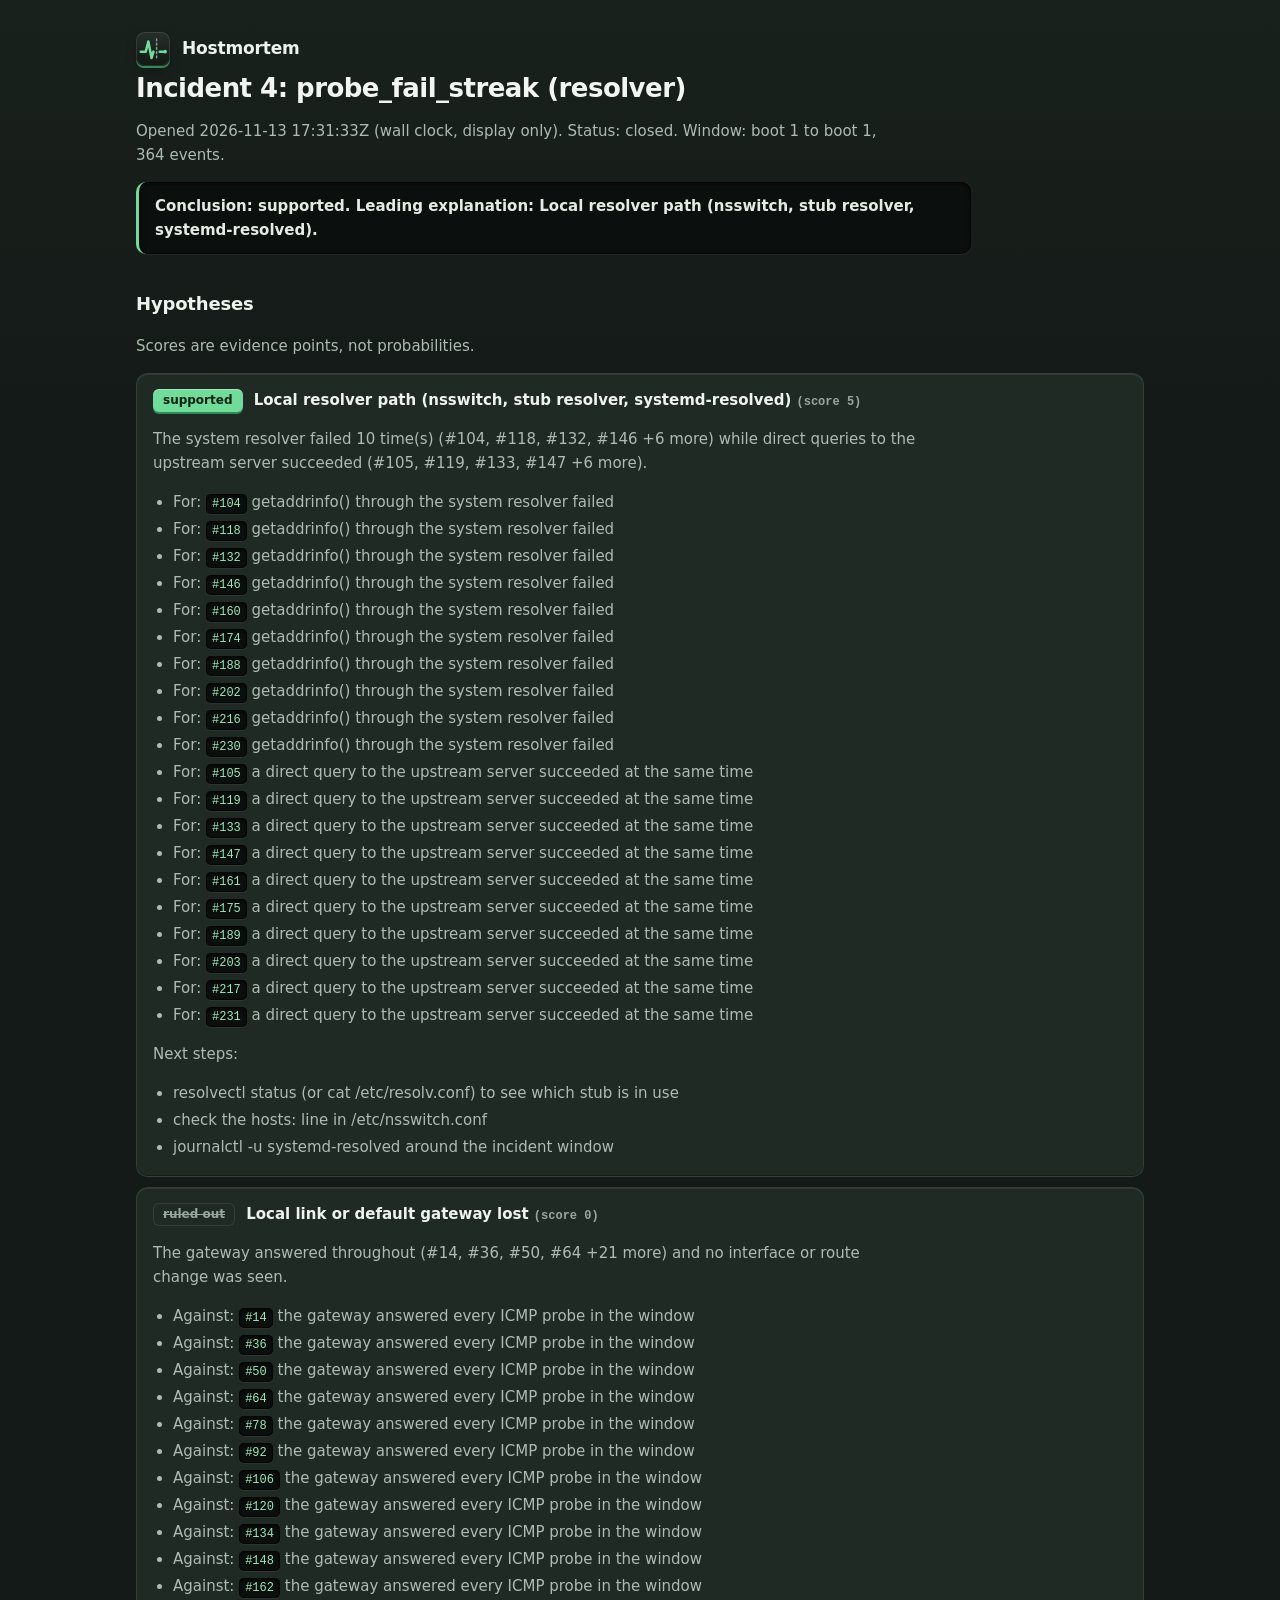
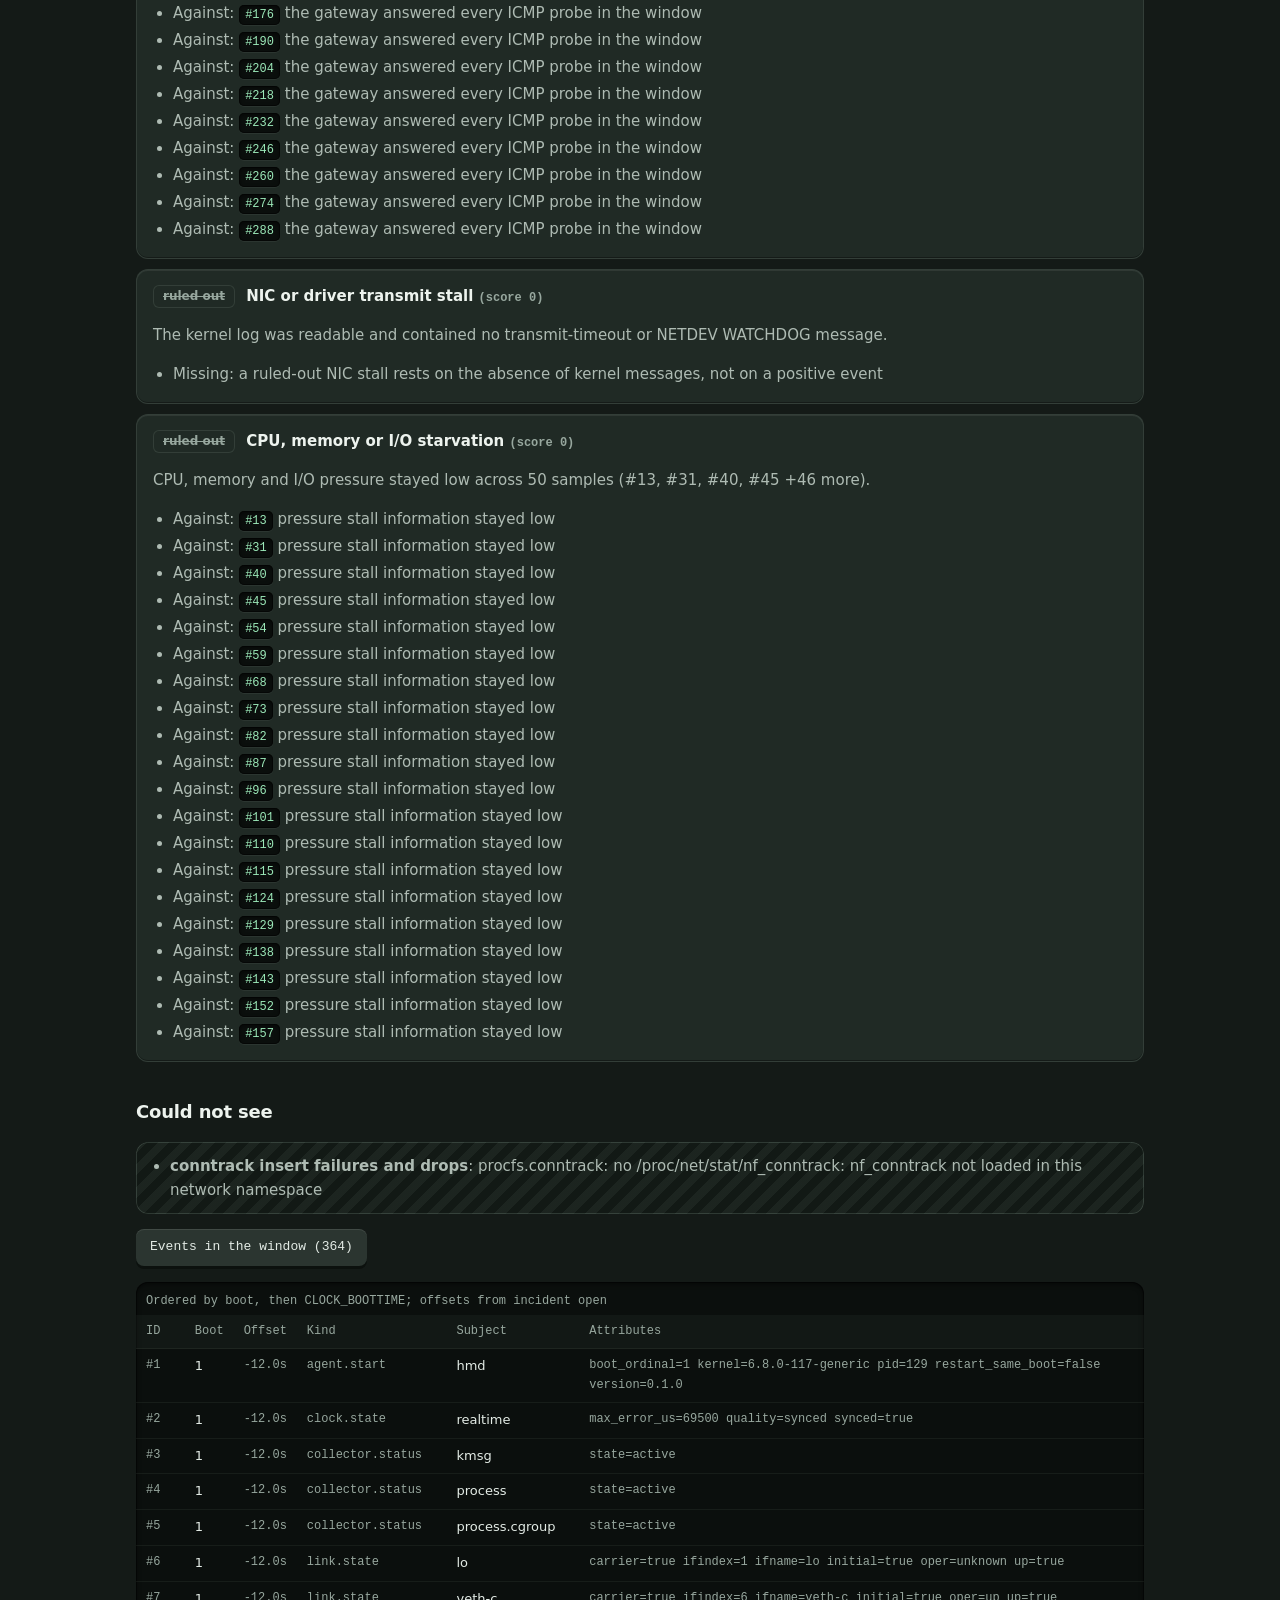
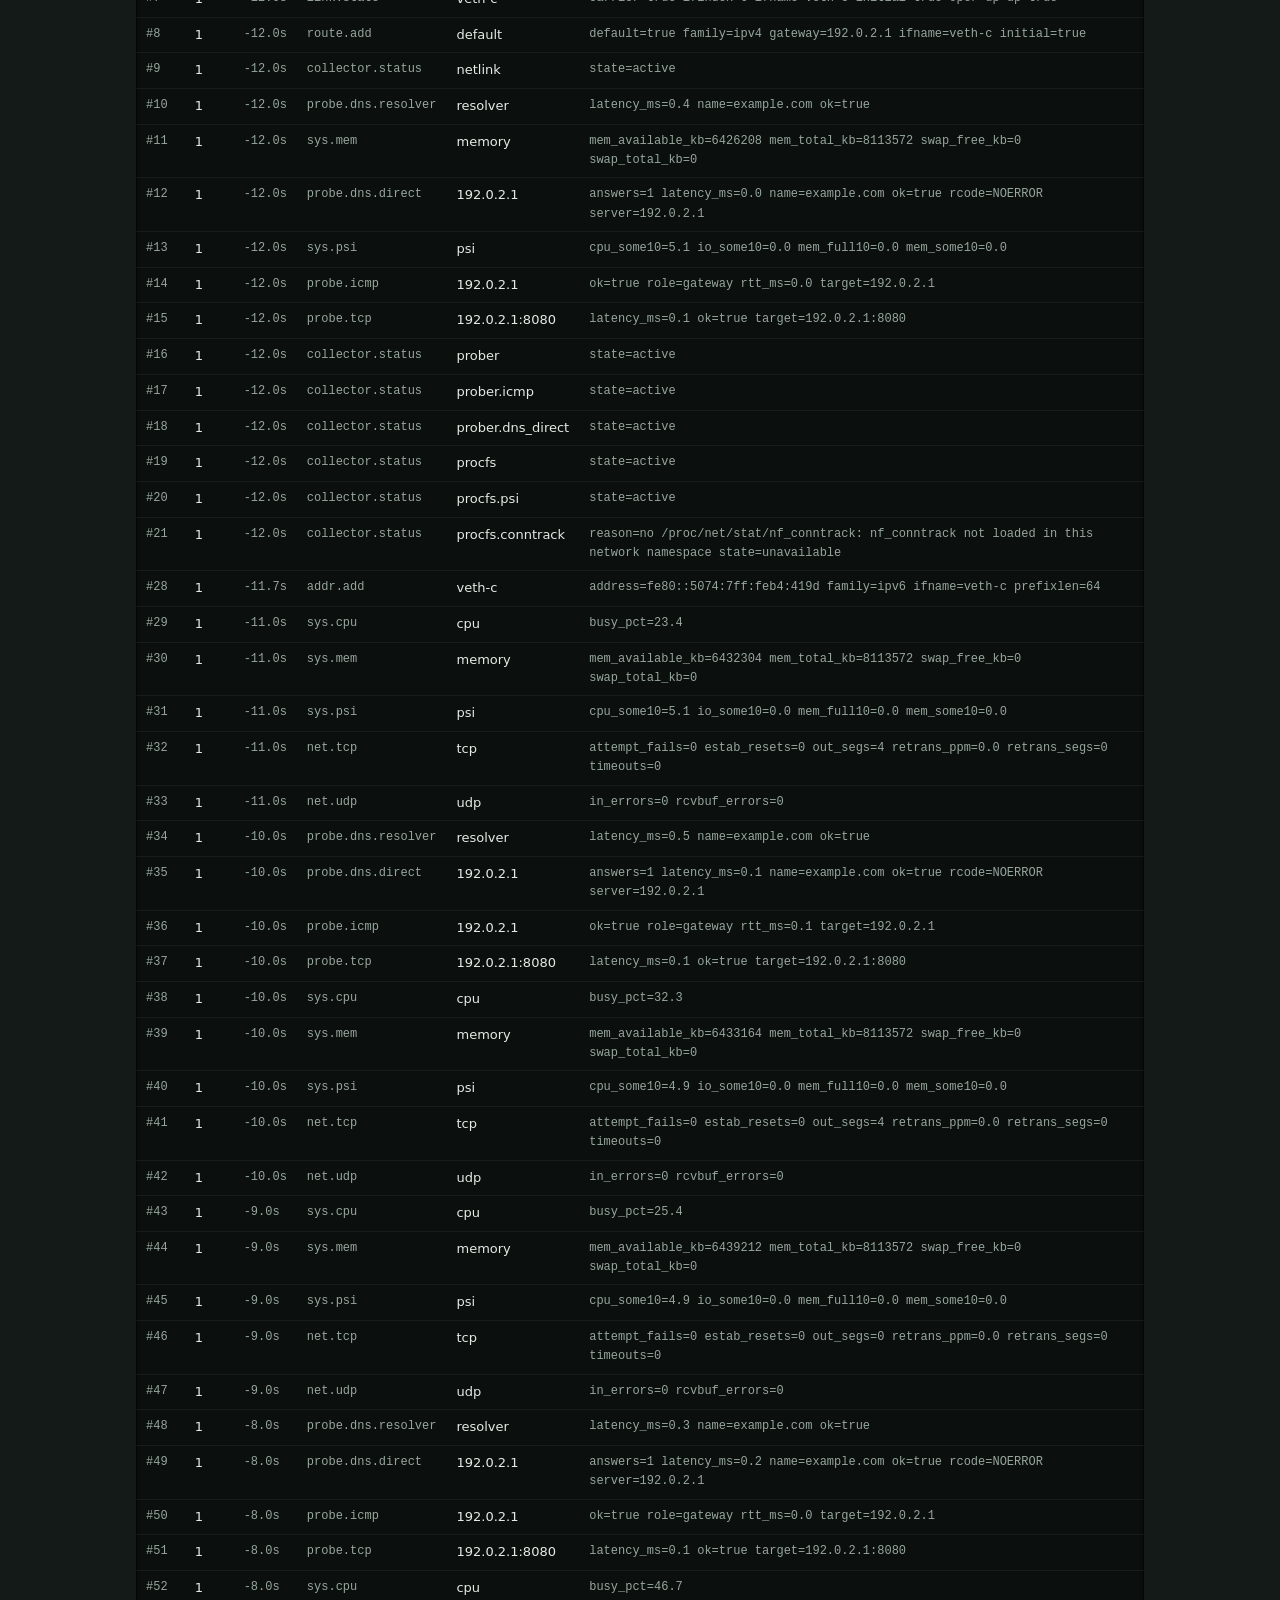
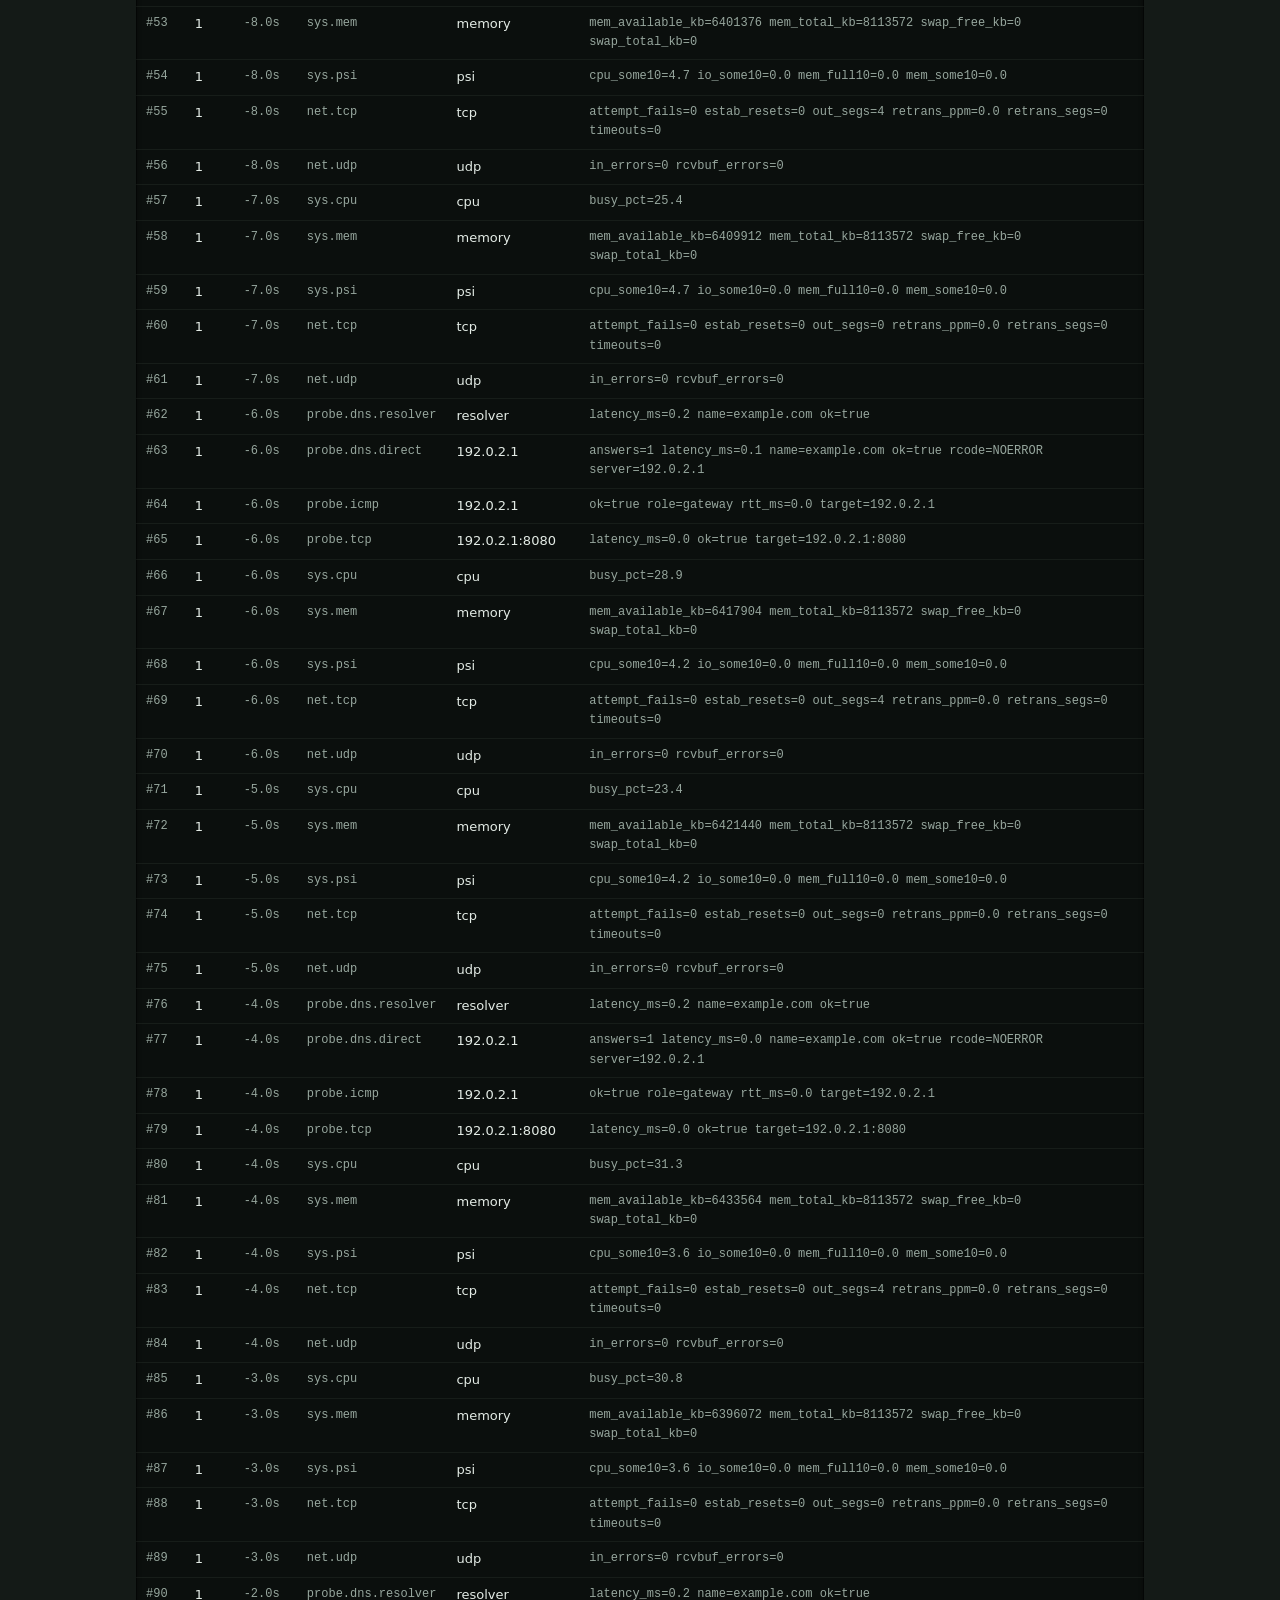
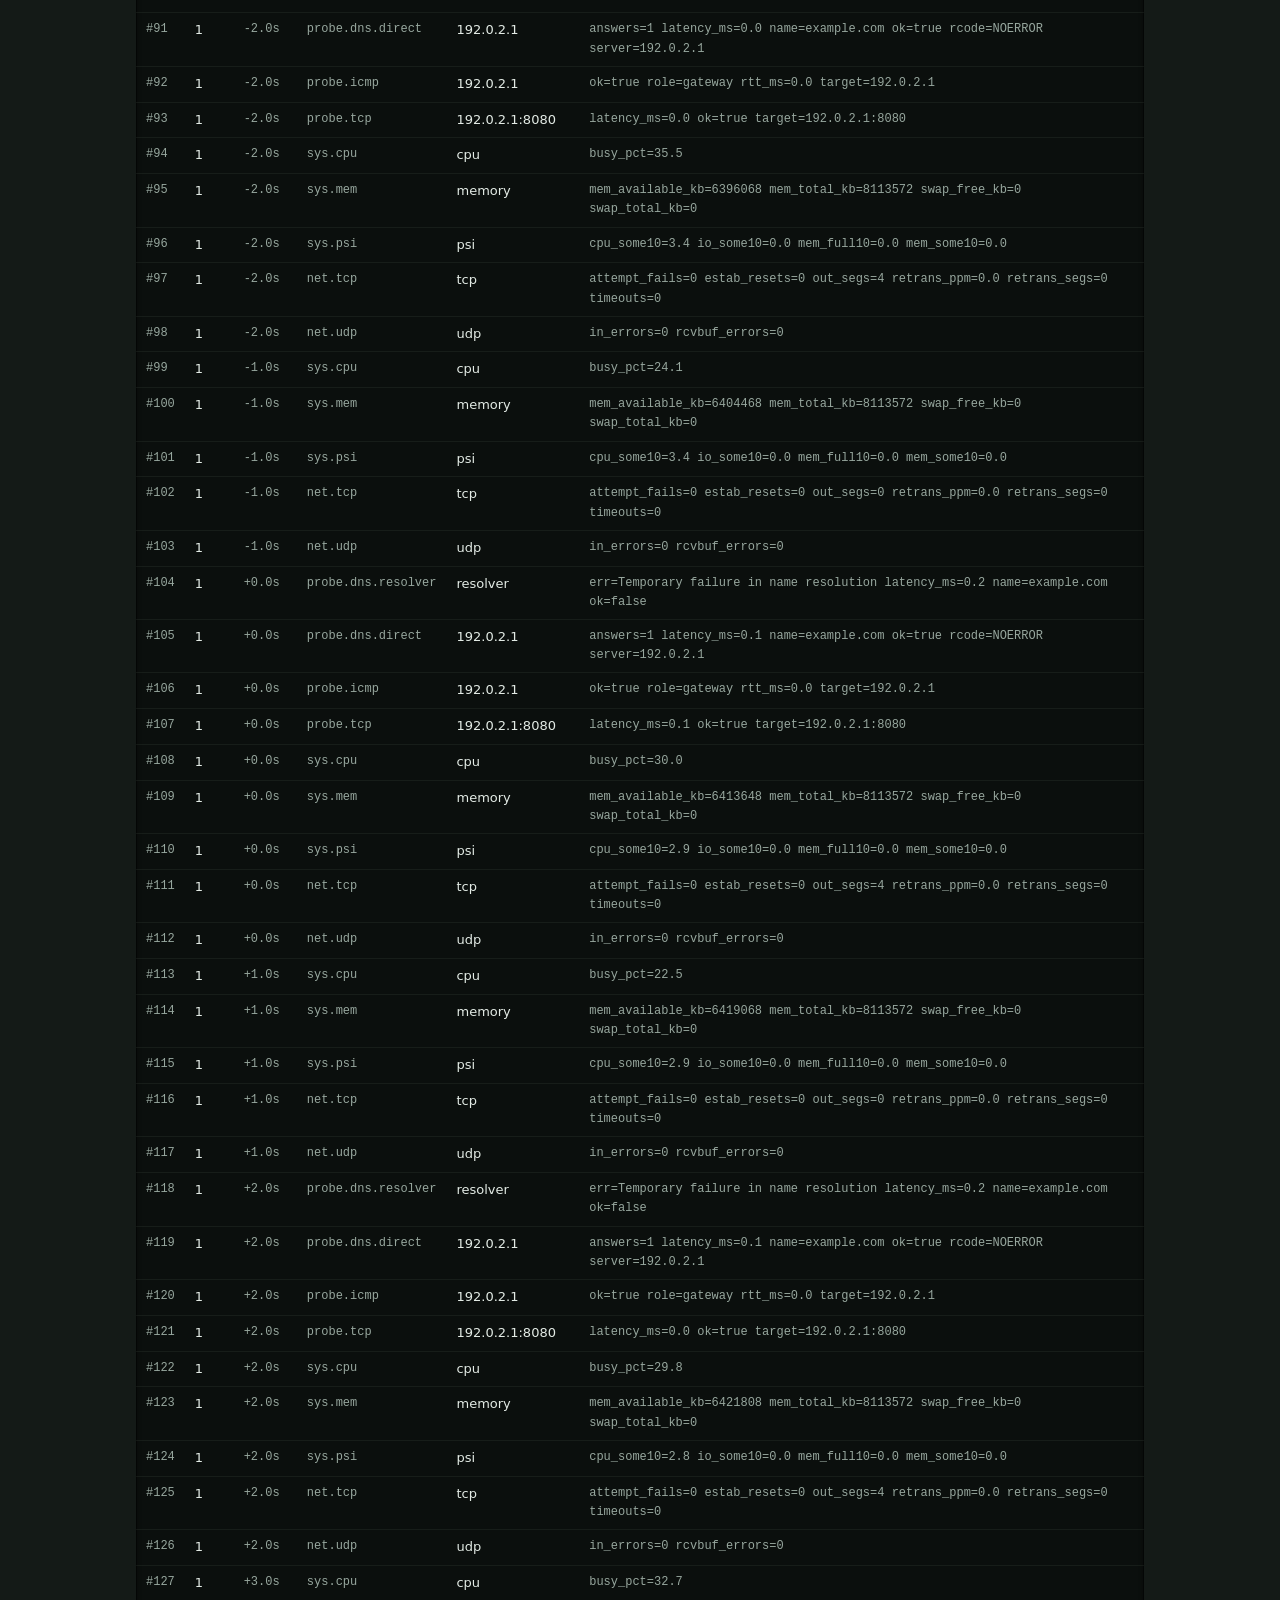
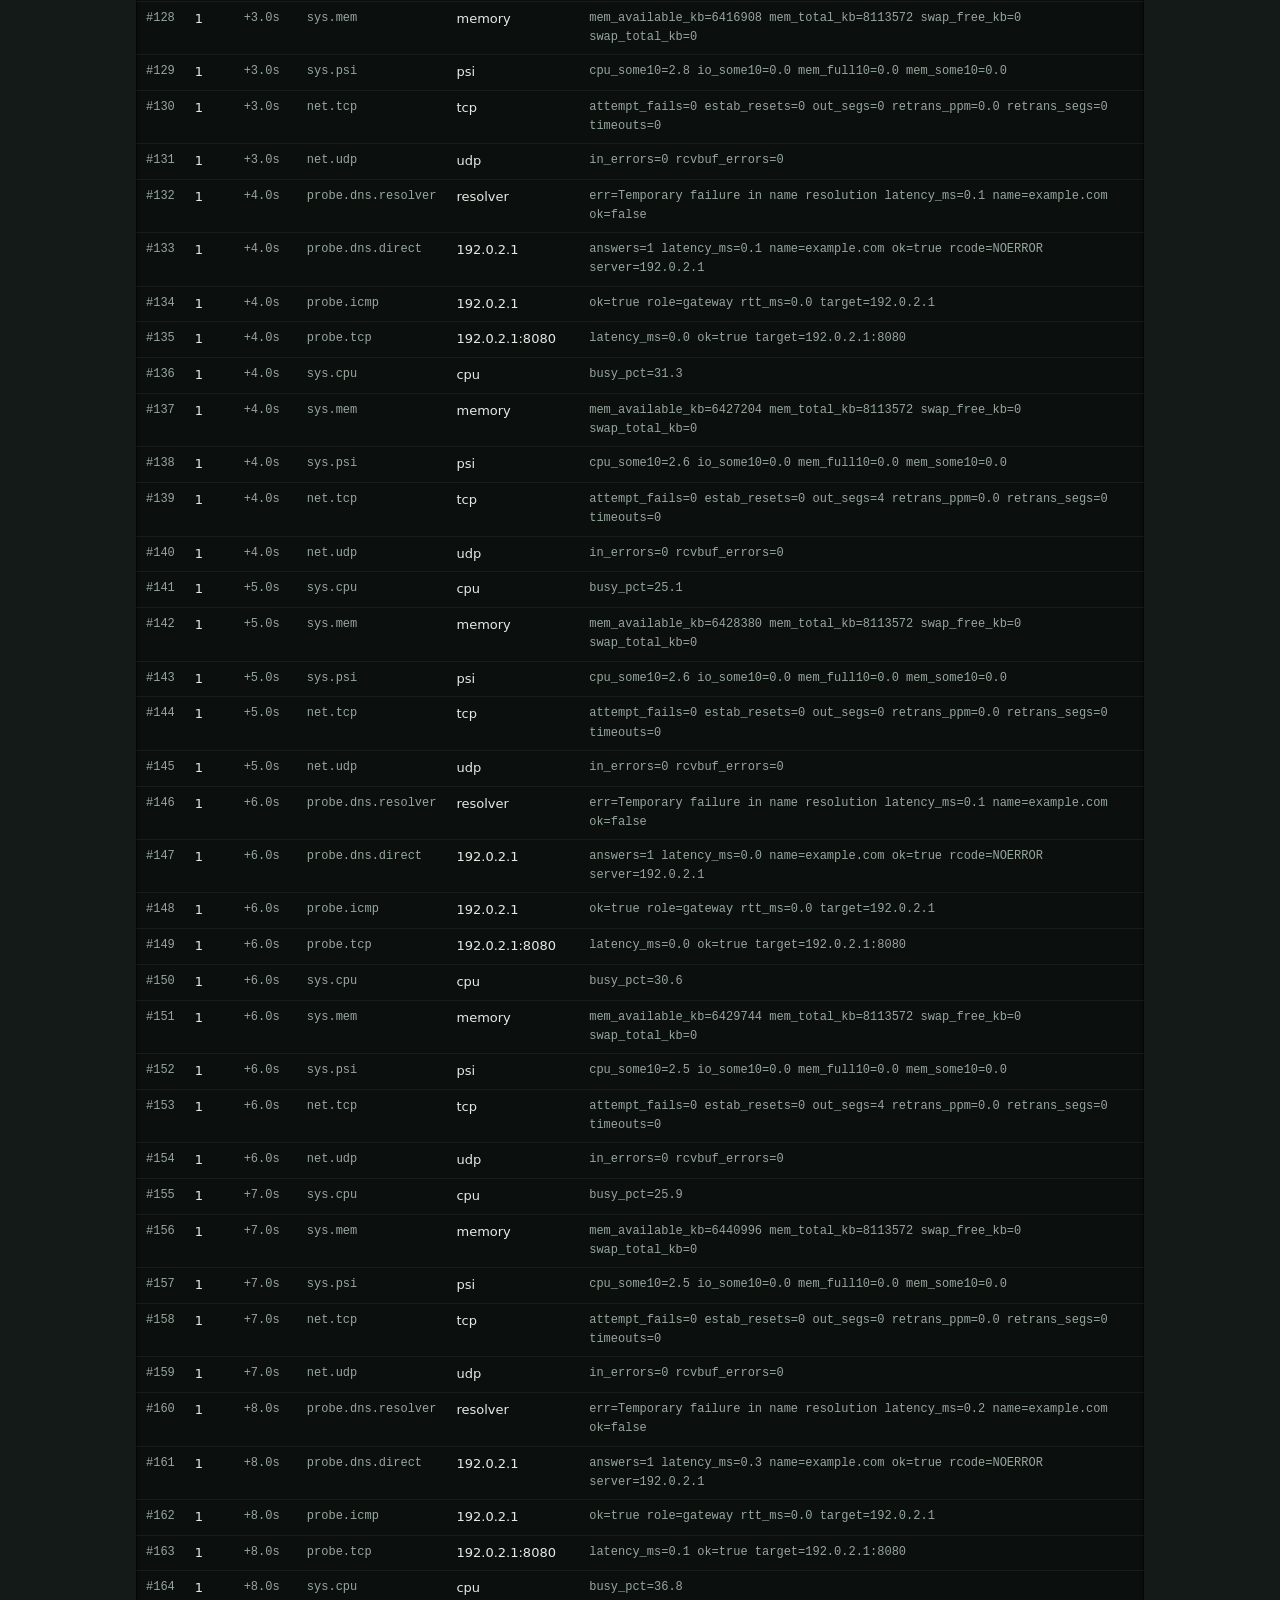
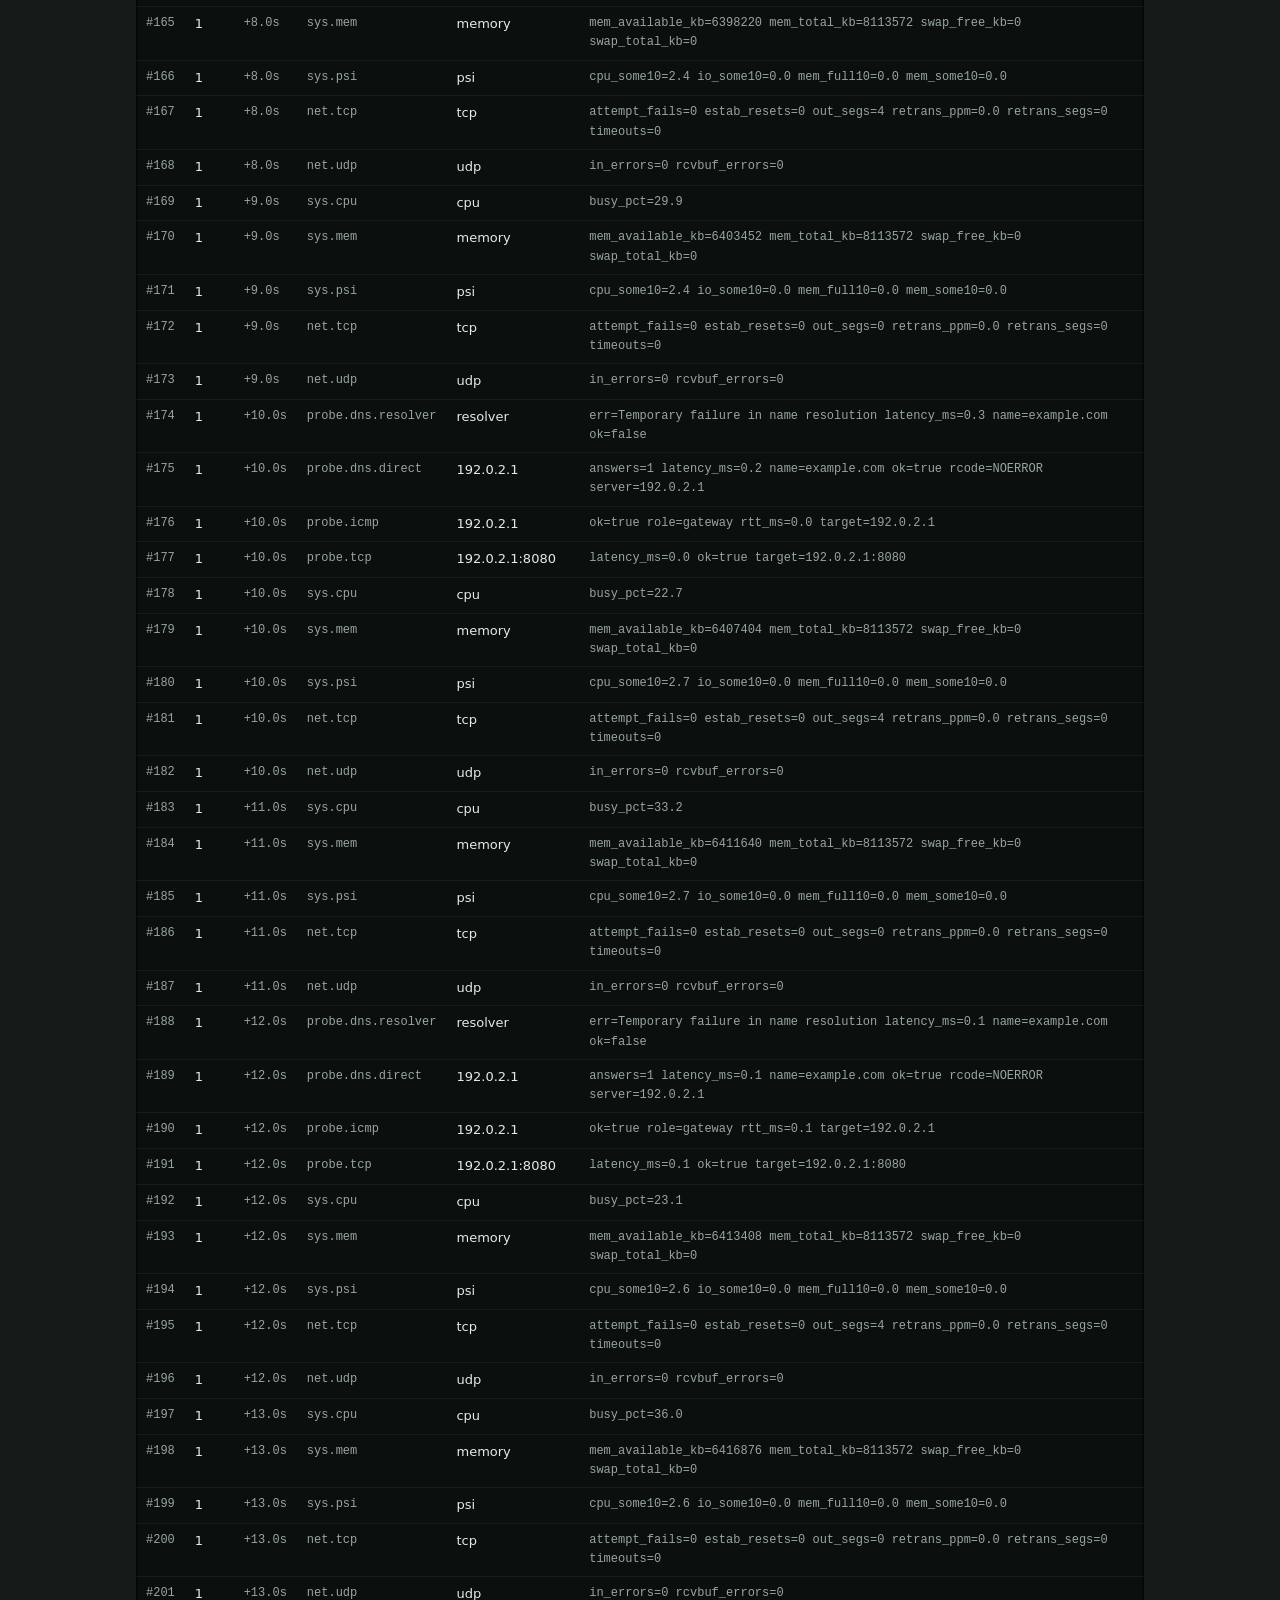
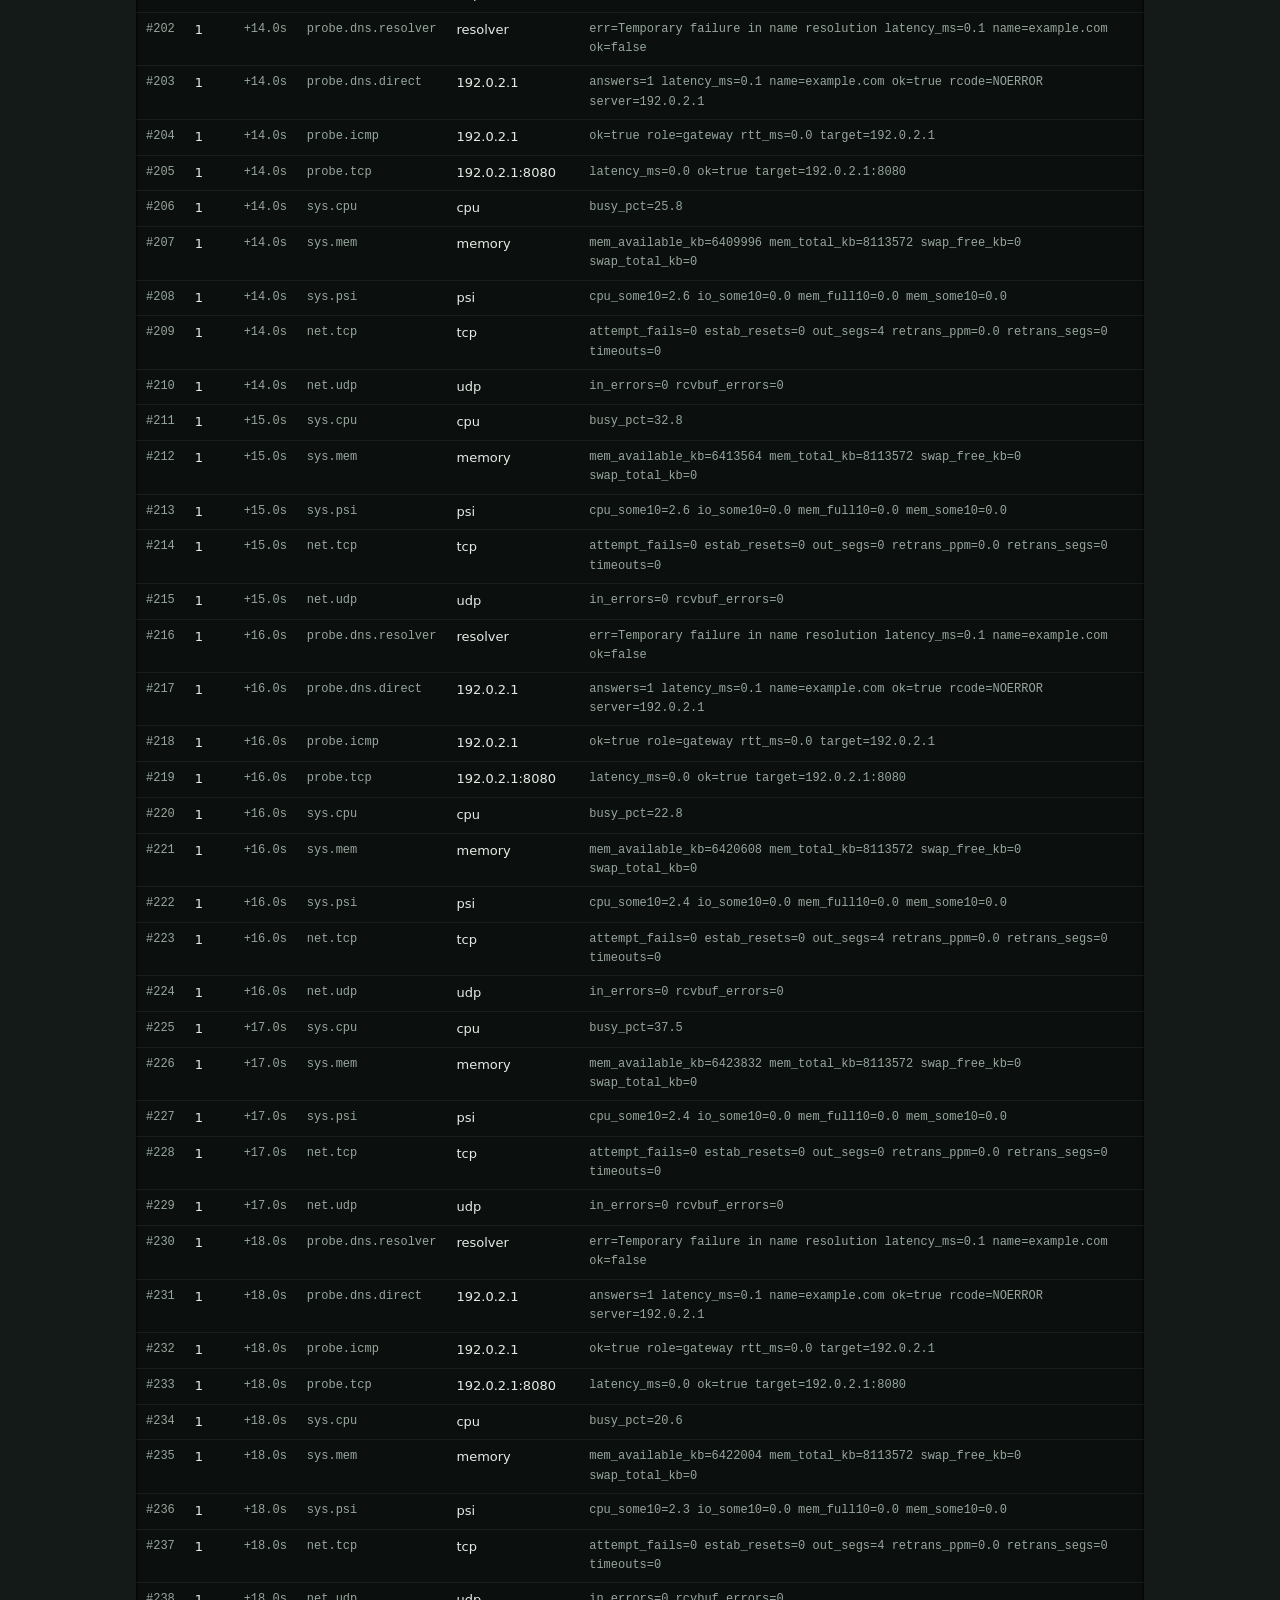
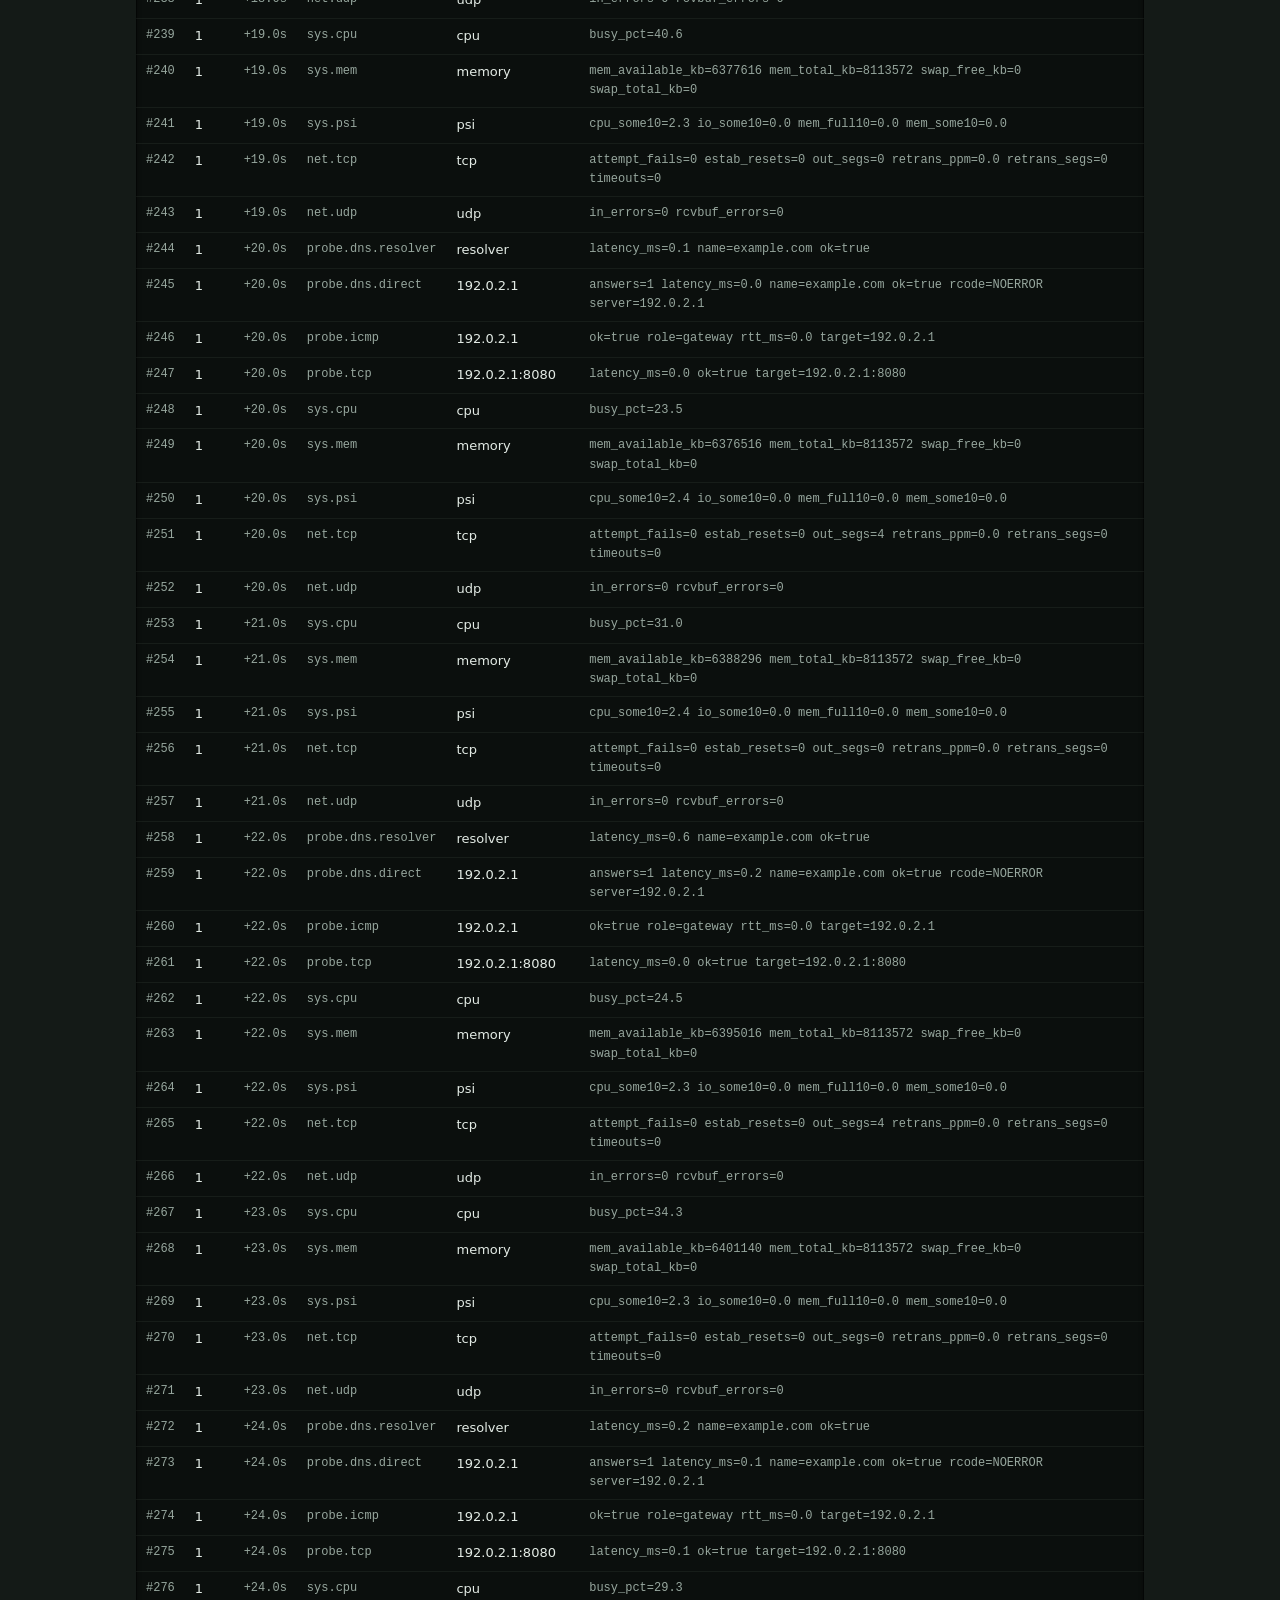
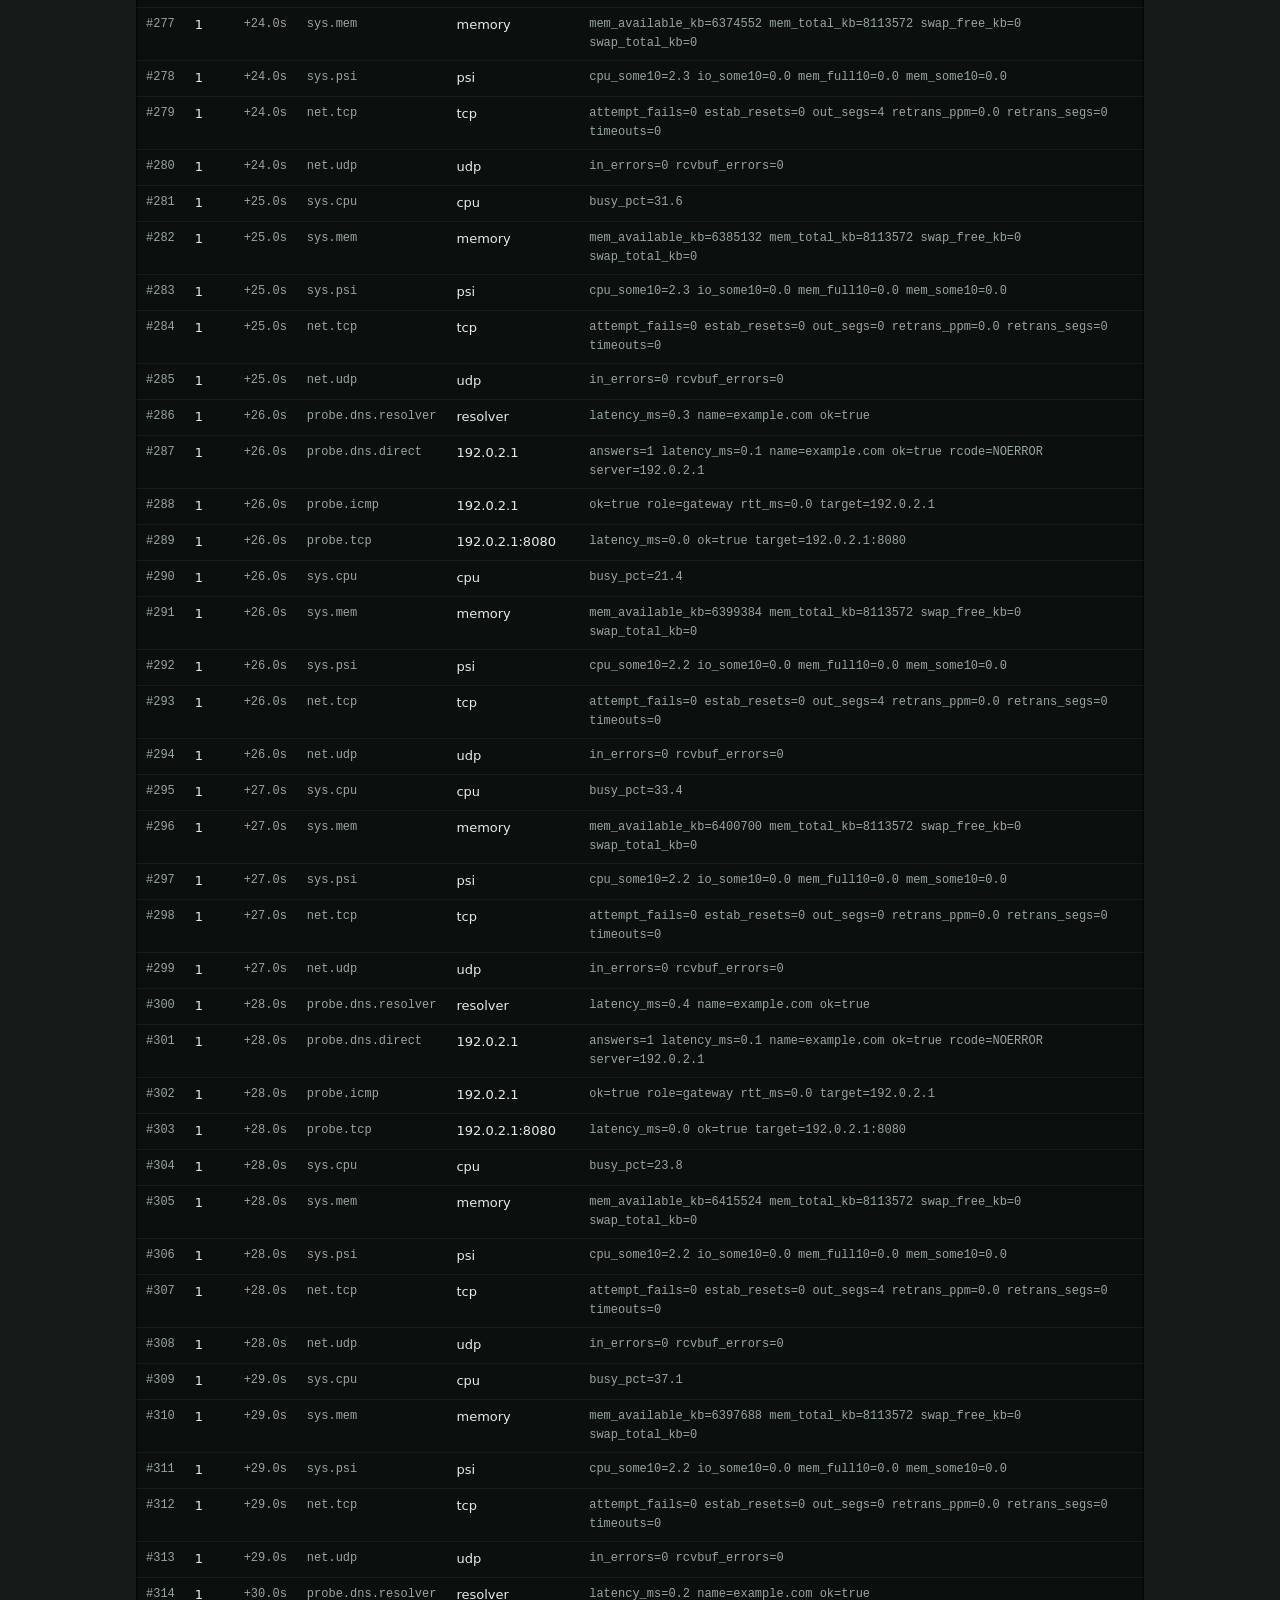
<file: site/reports/dns_local.html>
<!doctype html><html lang="en"><head><meta charset="utf-8"><meta http-equiv="Content-Security-Policy" content="default-src 'none'; style-src 'unsafe-inline'"><meta name="viewport" content="width=device-width,initial-scale=1"><meta name="referrer" content="no-referrer"><title>Hostmortem incident 4</title><style>:root{--bg:#141a17;--card:#1c2420;--card2:#202a25;--well:#0b0f0d;--fg:#e3ebe5;--fg2:#aebbb3;--muted:#97a79e;--line:rgba(160,185,170,.14);--acc:#6fdc9a;--acc-ink:#9be8b8;--steel:#a7bdb0;--red:#ff5f6b;--ok:#6fdc9a;--bevel:inset 0 1px 0 rgba(255,255,255,.07),inset 0 -1px 0 rgba(0,0,0,.35);--lift:0 1px 0 rgba(0,0,0,.5),0 10px 24px -12px rgba(0,0,0,.7);--sunk:inset 0 2px 5px rgba(0,0,0,.55),inset 0 0 0 1px rgba(0,0,0,.45),0 1px 0 rgba(255,255,255,.05);color-scheme:dark}*{box-sizing:border-box}body{margin:0 auto;max-width:1040px;padding:28px 16px 48px;color:var(--fg);font:15px/1.6 system-ui,-apple-system,'Segoe UI',sans-serif;background:linear-gradient(180deg,#19211d,var(--bg) 420px)}code,.mono,th,summary,caption{font-family:ui-monospace,SFMono-Regular,Menlo,Consolas,monospace}h1{font-size:26px;line-height:1.15;letter-spacing:-.02em;margin:0 0 10px;color:#f1f6f2}h2{font-size:18px;letter-spacing:-.01em;margin:36px 0 12px;color:#edf3ee}h3,h4{font-size:15px;margin:22px 0 8px;color:#edf3ee}.hyp h3,.hyp h4{margin:0 0 6px}p{color:var(--fg2);max-width:80ch}.mono{font-size:12px;color:var(--muted)}a{color:var(--acc-ink);text-decoration-color:rgba(155,232,184,.4);text-underline-offset:3px}a:hover{color:#fff}a:focus-visible,summary:focus-visible,.wrap:focus-visible{outline:2px solid var(--acc);outline-offset:2px;border-radius:4px}main>section[id]{margin:22px 0;padding:6px 22px 18px;border-radius:18px;background:var(--card);border:1px solid var(--line);box-shadow:var(--bevel),var(--lift)}.hyp{margin:10px 0;padding:14px 16px;border-radius:12px;background:var(--card2);border:1px solid var(--line);box-shadow:var(--bevel)}.hyp ul{margin:8px 0 0;padding-left:20px;color:var(--fg2)}.hyp li{margin:3px 0}.hyp a{font:500 12px/1 ui-monospace,Menlo,monospace;text-decoration:none;padding:3px 6px;border-radius:5px;background:var(--well);box-shadow:var(--sunk)}.hyp a:hover{background:var(--acc);color:#062014}span.v{display:inline-block;padding:2px 10px;border-radius:6px;font-size:12px;font-weight:600;margin-right:6px;vertical-align:1px}span.supported{color:#062014;background:var(--acc);box-shadow:inset 0 1px 0 rgba(255,255,255,.35),0 2px 0 #2f8a57}span.possible{color:#e6eee8;background:#2b3530;box-shadow:inset 0 1px 0 rgba(255,255,255,.12),0 2px 0 #121b26}span.ruled_out{color:var(--muted);background:transparent;box-shadow:inset 0 0 0 1px var(--line);text-decoration:line-through}p.v{font-weight:600;color:var(--fg);padding:12px 16px;border-radius:10px;background:var(--well);box-shadow:var(--sunk)}p.v.supported{border-left:3px solid var(--acc)}p.v.unknown{border-left:3px solid var(--steel)}td.v{font-weight:600}td.supported{color:var(--acc-ink)}td.unknown{color:var(--steel)}.wrap{overflow-x:auto;border-radius:12px;background:var(--well);box-shadow:var(--sunk);margin:10px 0}table{border-collapse:collapse;width:100%;font-size:13px}th,td{text-align:left;padding:7px 10px;border-bottom:1px solid rgba(160,185,170,.08);vertical-align:top}th{font-size:12px;font-weight:500;color:var(--muted);background:rgba(160,185,170,.05)}tbody tr:hover{background:rgba(111,220,154,.05)}tr:target{background:rgba(111,220,154,.13);box-shadow:inset 3px 0 0 var(--acc)}caption{text-align:left;color:var(--muted);font-size:12px;padding:10px 10px 4px}details{margin:14px 0 4px}summary{cursor:pointer;display:inline-block;font-size:13px;padding:8px 14px;border-radius:8px;color:var(--fg);background:#2b3530;box-shadow:inset 0 1px 0 rgba(255,255,255,.10),0 3px 0 #0c110e}summary:active{transform:translateY(2px);box-shadow:inset 0 1px 0 rgba(255,255,255,.08),0 1px 0 #0c110e}details[open] summary{margin-bottom:6px}ul.blind{padding:12px 16px 12px 34px;border-radius:12px;color:var(--fg2);background:repeating-linear-gradient(135deg,rgba(160,185,170,.07) 0 8px,transparent 8px 16px),#121915;box-shadow:inset 0 0 0 1px rgba(160,185,170,.2)}.head{display:flex;align-items:center;gap:12px;margin:4px 0 8px}.head h1{margin:0}.mark{width:34px;height:34px;flex:0 0 auto;border-radius:8px;box-shadow:0 2px 0 #2f8a57,0 6px 14px -6px rgba(0,0,0,.8)}.brand{font-weight:700;font-size:17px;letter-spacing:-.01em;color:#edf3ee}.st{display:inline-flex;align-items:center;gap:7px}.st::before{content:'';width:8px;height:8px;border-radius:50%;box-shadow:inset 0 -1px 1px rgba(0,0,0,.35)}.st-active::before{background:var(--ok)}.st-degraded::before{background:#d6cf5a}.st-unavailable{color:#ffb3b9}.st-unavailable::before{background:var(--red)}.st-unknown::before{background:transparent;box-shadow:inset 0 0 0 1.5px var(--muted)}.banner{padding:12px 16px;border-radius:10px;color:#ffd3d6;background:rgba(255,95,107,.10);box-shadow:inset 0 0 0 1px rgba(255,95,107,.45)}@media print{:root{--bg:#fff;--card:#fff;--card2:#fff;--well:#fff;--fg:#111;--fg2:#333;--muted:#444;--line:#ccc;--acc-ink:#17512f;--steel:#354940;color-scheme:light}body,ul.blind,summary,span.v{background:#fff}h1,h2,h3,h4,.brand,span.v{color:#111}.hyp a,ul.blind,span.v{box-shadow:none}.st-unavailable,.banner{color:#722631}.banner{background:#fff}main>section[id],.hyp,.wrap,p.v,summary{box-shadow:none;border:1px solid #ccc}details>*{display:block}}</style></head><body><main><header class="head"><svg class="mark" viewBox="0 0 32 32" aria-hidden="true"><defs><linearGradient id="hmk" x1="0" y1="0" x2="0" y2="1"><stop offset="0" stop-color="#26302b"/><stop offset="1" stop-color="#121814"/></linearGradient></defs><rect width="32" height="32" rx="8" fill="url(#hmk)"/><rect x=".5" y=".5" width="31" height="31" rx="7.5" fill="none" stroke="#fff" stroke-opacity=".1"/><path d="M4.5 18.5H9.2L11.6 9L14.6 24.5L16.4 18.5M22.4 18.5H25.6" fill="none" stroke="#6fdc9a" stroke-width="2.4" stroke-linecap="round" stroke-linejoin="round"/><path d="M19.4 6.5V25.5" stroke="#8a9a91" stroke-width="1.4" stroke-linecap="round" stroke-dasharray="1.8 2.2"/><circle cx="27.4" cy="18.5" r="1.7" fill="#6fdc9a"/></svg><span class="brand">Hostmortem</span></header><h1>Incident 4: probe_fail_streak (resolver)</h1><p>Opened 2026-11-13 17:31:33Z (wall clock, display only). Status: closed. Window: boot 1 to boot 1, 364 events.</p><p class="v supported">Conclusion: supported. Leading explanation: Local resolver path (nsswitch, stub resolver, systemd-resolved).</p><h2>Hypotheses</h2><p>Scores are evidence points, not probabilities.</p><section class="hyp"><h3><span class="v supported">supported</span> Local resolver path (nsswitch, stub resolver, systemd-resolved) <span class="mono">(score 5)</span></h3><p>The system resolver failed 10 time(s) (#104, #118, #132, #146 +6 more) while direct queries to the upstream server succeeded (#105, #119, #133, #147 +6 more).</p><ul><li>For: <a href="#i4e104">#104</a> getaddrinfo() through the system resolver failed</li><li>For: <a href="#i4e118">#118</a> getaddrinfo() through the system resolver failed</li><li>For: <a href="#i4e132">#132</a> getaddrinfo() through the system resolver failed</li><li>For: <a href="#i4e146">#146</a> getaddrinfo() through the system resolver failed</li><li>For: <a href="#i4e160">#160</a> getaddrinfo() through the system resolver failed</li><li>For: <a href="#i4e174">#174</a> getaddrinfo() through the system resolver failed</li><li>For: <a href="#i4e188">#188</a> getaddrinfo() through the system resolver failed</li><li>For: <a href="#i4e202">#202</a> getaddrinfo() through the system resolver failed</li><li>For: <a href="#i4e216">#216</a> getaddrinfo() through the system resolver failed</li><li>For: <a href="#i4e230">#230</a> getaddrinfo() through the system resolver failed</li><li>For: <a href="#i4e105">#105</a> a direct query to the upstream server succeeded at the same time</li><li>For: <a href="#i4e119">#119</a> a direct query to the upstream server succeeded at the same time</li><li>For: <a href="#i4e133">#133</a> a direct query to the upstream server succeeded at the same time</li><li>For: <a href="#i4e147">#147</a> a direct query to the upstream server succeeded at the same time</li><li>For: <a href="#i4e161">#161</a> a direct query to the upstream server succeeded at the same time</li><li>For: <a href="#i4e175">#175</a> a direct query to the upstream server succeeded at the same time</li><li>For: <a href="#i4e189">#189</a> a direct query to the upstream server succeeded at the same time</li><li>For: <a href="#i4e203">#203</a> a direct query to the upstream server succeeded at the same time</li><li>For: <a href="#i4e217">#217</a> a direct query to the upstream server succeeded at the same time</li><li>For: <a href="#i4e231">#231</a> a direct query to the upstream server succeeded at the same time</li></ul><p>Next steps:</p><ul><li>resolvectl status (or cat /etc/resolv.conf) to see which stub is in use</li><li>check the hosts: line in /etc/nsswitch.conf</li><li>journalctl -u systemd-resolved around the incident window</li></ul></section><section class="hyp"><h3><span class="v ruled_out">ruled out</span> Local link or default gateway lost <span class="mono">(score 0)</span></h3><p>The gateway answered throughout (#14, #36, #50, #64 +21 more) and no interface or route change was seen.</p><ul><li>Against: <a href="#i4e14">#14</a> the gateway answered every ICMP probe in the window</li><li>Against: <a href="#i4e36">#36</a> the gateway answered every ICMP probe in the window</li><li>Against: <a href="#i4e50">#50</a> the gateway answered every ICMP probe in the window</li><li>Against: <a href="#i4e64">#64</a> the gateway answered every ICMP probe in the window</li><li>Against: <a href="#i4e78">#78</a> the gateway answered every ICMP probe in the window</li><li>Against: <a href="#i4e92">#92</a> the gateway answered every ICMP probe in the window</li><li>Against: <a href="#i4e106">#106</a> the gateway answered every ICMP probe in the window</li><li>Against: <a href="#i4e120">#120</a> the gateway answered every ICMP probe in the window</li><li>Against: <a href="#i4e134">#134</a> the gateway answered every ICMP probe in the window</li><li>Against: <a href="#i4e148">#148</a> the gateway answered every ICMP probe in the window</li><li>Against: <a href="#i4e162">#162</a> the gateway answered every ICMP probe in the window</li><li>Against: <a href="#i4e176">#176</a> the gateway answered every ICMP probe in the window</li><li>Against: <a href="#i4e190">#190</a> the gateway answered every ICMP probe in the window</li><li>Against: <a href="#i4e204">#204</a> the gateway answered every ICMP probe in the window</li><li>Against: <a href="#i4e218">#218</a> the gateway answered every ICMP probe in the window</li><li>Against: <a href="#i4e232">#232</a> the gateway answered every ICMP probe in the window</li><li>Against: <a href="#i4e246">#246</a> the gateway answered every ICMP probe in the window</li><li>Against: <a href="#i4e260">#260</a> the gateway answered every ICMP probe in the window</li><li>Against: <a href="#i4e274">#274</a> the gateway answered every ICMP probe in the window</li><li>Against: <a href="#i4e288">#288</a> the gateway answered every ICMP probe in the window</li></ul></section><section class="hyp"><h3><span class="v ruled_out">ruled out</span> NIC or driver transmit stall <span class="mono">(score 0)</span></h3><p>The kernel log was readable and contained no transmit-timeout or NETDEV WATCHDOG message.</p><ul><li>Missing: a ruled-out NIC stall rests on the absence of kernel messages, not on a positive event</li></ul></section><section class="hyp"><h3><span class="v ruled_out">ruled out</span> CPU, memory or I/O starvation <span class="mono">(score 0)</span></h3><p>CPU, memory and I/O pressure stayed low across 50 samples (#13, #31, #40, #45 +46 more).</p><ul><li>Against: <a href="#i4e13">#13</a> pressure stall information stayed low</li><li>Against: <a href="#i4e31">#31</a> pressure stall information stayed low</li><li>Against: <a href="#i4e40">#40</a> pressure stall information stayed low</li><li>Against: <a href="#i4e45">#45</a> pressure stall information stayed low</li><li>Against: <a href="#i4e54">#54</a> pressure stall information stayed low</li><li>Against: <a href="#i4e59">#59</a> pressure stall information stayed low</li><li>Against: <a href="#i4e68">#68</a> pressure stall information stayed low</li><li>Against: <a href="#i4e73">#73</a> pressure stall information stayed low</li><li>Against: <a href="#i4e82">#82</a> pressure stall information stayed low</li><li>Against: <a href="#i4e87">#87</a> pressure stall information stayed low</li><li>Against: <a href="#i4e96">#96</a> pressure stall information stayed low</li><li>Against: <a href="#i4e101">#101</a> pressure stall information stayed low</li><li>Against: <a href="#i4e110">#110</a> pressure stall information stayed low</li><li>Against: <a href="#i4e115">#115</a> pressure stall information stayed low</li><li>Against: <a href="#i4e124">#124</a> pressure stall information stayed low</li><li>Against: <a href="#i4e129">#129</a> pressure stall information stayed low</li><li>Against: <a href="#i4e138">#138</a> pressure stall information stayed low</li><li>Against: <a href="#i4e143">#143</a> pressure stall information stayed low</li><li>Against: <a href="#i4e152">#152</a> pressure stall information stayed low</li><li>Against: <a href="#i4e157">#157</a> pressure stall information stayed low</li></ul></section><h2>Could not see</h2><ul class="blind"><li><strong>conntrack insert failures and drops</strong>: procfs.conntrack: no /proc/net/stat/nf_conntrack: nf_conntrack not loaded in this network namespace</li></ul><details open><summary>Events in the window (364)</summary><div class="wrap" role="region" tabindex="0" aria-label="Events in the window"><table><caption>Ordered by boot, then CLOCK_BOOTTIME; offsets from incident open</caption><thead><tr><th scope="col">ID</th><th scope="col">Boot</th><th scope="col">Offset</th><th scope="col">Kind</th><th scope="col">Subject</th><th scope="col">Attributes</th></tr></thead><tbody><tr id="i4e1"><td class="mono">#1</td><td>1</td><td class="mono">    -12.0s</td><td class="mono">agent.start</td><td>hmd</td><td class="mono">boot_ordinal=1 kernel=6.8.0-117-generic pid=129 restart_same_boot=false version=0.1.0</td></tr><tr id="i4e2"><td class="mono">#2</td><td>1</td><td class="mono">    -12.0s</td><td class="mono">clock.state</td><td>realtime</td><td class="mono">max_error_us=69500 quality=synced synced=true</td></tr><tr id="i4e3"><td class="mono">#3</td><td>1</td><td class="mono">    -12.0s</td><td class="mono">collector.status</td><td>kmsg</td><td class="mono">state=active</td></tr><tr id="i4e4"><td class="mono">#4</td><td>1</td><td class="mono">    -12.0s</td><td class="mono">collector.status</td><td>process</td><td class="mono">state=active</td></tr><tr id="i4e5"><td class="mono">#5</td><td>1</td><td class="mono">    -12.0s</td><td class="mono">collector.status</td><td>process.cgroup</td><td class="mono">state=active</td></tr><tr id="i4e6"><td class="mono">#6</td><td>1</td><td class="mono">    -12.0s</td><td class="mono">link.state</td><td>lo</td><td class="mono">carrier=true ifindex=1 ifname=lo initial=true oper=unknown up=true</td></tr><tr id="i4e7"><td class="mono">#7</td><td>1</td><td class="mono">    -12.0s</td><td class="mono">link.state</td><td>veth-c</td><td class="mono">carrier=true ifindex=6 ifname=veth-c initial=true oper=up up=true</td></tr><tr id="i4e8"><td class="mono">#8</td><td>1</td><td class="mono">    -12.0s</td><td class="mono">route.add</td><td>default</td><td class="mono">default=true family=ipv4 gateway=192.0.2.1 ifname=veth-c initial=true</td></tr><tr id="i4e9"><td class="mono">#9</td><td>1</td><td class="mono">    -12.0s</td><td class="mono">collector.status</td><td>netlink</td><td class="mono">state=active</td></tr><tr id="i4e10"><td class="mono">#10</td><td>1</td><td class="mono">    -12.0s</td><td class="mono">probe.dns.resolver</td><td>resolver</td><td class="mono">latency_ms=0.4 name=example.com ok=true</td></tr><tr id="i4e11"><td class="mono">#11</td><td>1</td><td class="mono">    -12.0s</td><td class="mono">sys.mem</td><td>memory</td><td class="mono">mem_available_kb=6426208 mem_total_kb=8113572 swap_free_kb=0 swap_total_kb=0</td></tr><tr id="i4e12"><td class="mono">#12</td><td>1</td><td class="mono">    -12.0s</td><td class="mono">probe.dns.direct</td><td>192.0.2.1</td><td class="mono">answers=1 latency_ms=0.0 name=example.com ok=true rcode=NOERROR server=192.0.2.1</td></tr><tr id="i4e13"><td class="mono">#13</td><td>1</td><td class="mono">    -12.0s</td><td class="mono">sys.psi</td><td>psi</td><td class="mono">cpu_some10=5.1 io_some10=0.0 mem_full10=0.0 mem_some10=0.0</td></tr><tr id="i4e14"><td class="mono">#14</td><td>1</td><td class="mono">    -12.0s</td><td class="mono">probe.icmp</td><td>192.0.2.1</td><td class="mono">ok=true role=gateway rtt_ms=0.0 target=192.0.2.1</td></tr><tr id="i4e15"><td class="mono">#15</td><td>1</td><td class="mono">    -12.0s</td><td class="mono">probe.tcp</td><td>192.0.2.1:8080</td><td class="mono">latency_ms=0.1 ok=true target=192.0.2.1:8080</td></tr><tr id="i4e16"><td class="mono">#16</td><td>1</td><td class="mono">    -12.0s</td><td class="mono">collector.status</td><td>prober</td><td class="mono">state=active</td></tr><tr id="i4e17"><td class="mono">#17</td><td>1</td><td class="mono">    -12.0s</td><td class="mono">collector.status</td><td>prober.icmp</td><td class="mono">state=active</td></tr><tr id="i4e18"><td class="mono">#18</td><td>1</td><td class="mono">    -12.0s</td><td class="mono">collector.status</td><td>prober.dns_direct</td><td class="mono">state=active</td></tr><tr id="i4e19"><td class="mono">#19</td><td>1</td><td class="mono">    -12.0s</td><td class="mono">collector.status</td><td>procfs</td><td class="mono">state=active</td></tr><tr id="i4e20"><td class="mono">#20</td><td>1</td><td class="mono">    -12.0s</td><td class="mono">collector.status</td><td>procfs.psi</td><td class="mono">state=active</td></tr><tr id="i4e21"><td class="mono">#21</td><td>1</td><td class="mono">    -12.0s</td><td class="mono">collector.status</td><td>procfs.conntrack</td><td class="mono">reason=no /proc/net/stat/nf_conntrack: nf_conntrack not loaded in this network namespace state=unavailable</td></tr><tr id="i4e28"><td class="mono">#28</td><td>1</td><td class="mono">    -11.7s</td><td class="mono">addr.add</td><td>veth-c</td><td class="mono">address=fe80::5074:7ff:feb4:419d family=ipv6 ifname=veth-c prefixlen=64</td></tr><tr id="i4e29"><td class="mono">#29</td><td>1</td><td class="mono">    -11.0s</td><td class="mono">sys.cpu</td><td>cpu</td><td class="mono">busy_pct=23.4</td></tr><tr id="i4e30"><td class="mono">#30</td><td>1</td><td class="mono">    -11.0s</td><td class="mono">sys.mem</td><td>memory</td><td class="mono">mem_available_kb=6432304 mem_total_kb=8113572 swap_free_kb=0 swap_total_kb=0</td></tr><tr id="i4e31"><td class="mono">#31</td><td>1</td><td class="mono">    -11.0s</td><td class="mono">sys.psi</td><td>psi</td><td class="mono">cpu_some10=5.1 io_some10=0.0 mem_full10=0.0 mem_some10=0.0</td></tr><tr id="i4e32"><td class="mono">#32</td><td>1</td><td class="mono">    -11.0s</td><td class="mono">net.tcp</td><td>tcp</td><td class="mono">attempt_fails=0 estab_resets=0 out_segs=4 retrans_ppm=0.0 retrans_segs=0 timeouts=0</td></tr><tr id="i4e33"><td class="mono">#33</td><td>1</td><td class="mono">    -11.0s</td><td class="mono">net.udp</td><td>udp</td><td class="mono">in_errors=0 rcvbuf_errors=0</td></tr><tr id="i4e34"><td class="mono">#34</td><td>1</td><td class="mono">    -10.0s</td><td class="mono">probe.dns.resolver</td><td>resolver</td><td class="mono">latency_ms=0.5 name=example.com ok=true</td></tr><tr id="i4e35"><td class="mono">#35</td><td>1</td><td class="mono">    -10.0s</td><td class="mono">probe.dns.direct</td><td>192.0.2.1</td><td class="mono">answers=1 latency_ms=0.1 name=example.com ok=true rcode=NOERROR server=192.0.2.1</td></tr><tr id="i4e36"><td class="mono">#36</td><td>1</td><td class="mono">    -10.0s</td><td class="mono">probe.icmp</td><td>192.0.2.1</td><td class="mono">ok=true role=gateway rtt_ms=0.1 target=192.0.2.1</td></tr><tr id="i4e37"><td class="mono">#37</td><td>1</td><td class="mono">    -10.0s</td><td class="mono">probe.tcp</td><td>192.0.2.1:8080</td><td class="mono">latency_ms=0.1 ok=true target=192.0.2.1:8080</td></tr><tr id="i4e38"><td class="mono">#38</td><td>1</td><td class="mono">    -10.0s</td><td class="mono">sys.cpu</td><td>cpu</td><td class="mono">busy_pct=32.3</td></tr><tr id="i4e39"><td class="mono">#39</td><td>1</td><td class="mono">    -10.0s</td><td class="mono">sys.mem</td><td>memory</td><td class="mono">mem_available_kb=6433164 mem_total_kb=8113572 swap_free_kb=0 swap_total_kb=0</td></tr><tr id="i4e40"><td class="mono">#40</td><td>1</td><td class="mono">    -10.0s</td><td class="mono">sys.psi</td><td>psi</td><td class="mono">cpu_some10=4.9 io_some10=0.0 mem_full10=0.0 mem_some10=0.0</td></tr><tr id="i4e41"><td class="mono">#41</td><td>1</td><td class="mono">    -10.0s</td><td class="mono">net.tcp</td><td>tcp</td><td class="mono">attempt_fails=0 estab_resets=0 out_segs=4 retrans_ppm=0.0 retrans_segs=0 timeouts=0</td></tr><tr id="i4e42"><td class="mono">#42</td><td>1</td><td class="mono">    -10.0s</td><td class="mono">net.udp</td><td>udp</td><td class="mono">in_errors=0 rcvbuf_errors=0</td></tr><tr id="i4e43"><td class="mono">#43</td><td>1</td><td class="mono">     -9.0s</td><td class="mono">sys.cpu</td><td>cpu</td><td class="mono">busy_pct=25.4</td></tr><tr id="i4e44"><td class="mono">#44</td><td>1</td><td class="mono">     -9.0s</td><td class="mono">sys.mem</td><td>memory</td><td class="mono">mem_available_kb=6439212 mem_total_kb=8113572 swap_free_kb=0 swap_total_kb=0</td></tr><tr id="i4e45"><td class="mono">#45</td><td>1</td><td class="mono">     -9.0s</td><td class="mono">sys.psi</td><td>psi</td><td class="mono">cpu_some10=4.9 io_some10=0.0 mem_full10=0.0 mem_some10=0.0</td></tr><tr id="i4e46"><td class="mono">#46</td><td>1</td><td class="mono">     -9.0s</td><td class="mono">net.tcp</td><td>tcp</td><td class="mono">attempt_fails=0 estab_resets=0 out_segs=0 retrans_ppm=0.0 retrans_segs=0 timeouts=0</td></tr><tr id="i4e47"><td class="mono">#47</td><td>1</td><td class="mono">     -9.0s</td><td class="mono">net.udp</td><td>udp</td><td class="mono">in_errors=0 rcvbuf_errors=0</td></tr><tr id="i4e48"><td class="mono">#48</td><td>1</td><td class="mono">     -8.0s</td><td class="mono">probe.dns.resolver</td><td>resolver</td><td class="mono">latency_ms=0.3 name=example.com ok=true</td></tr><tr id="i4e49"><td class="mono">#49</td><td>1</td><td class="mono">     -8.0s</td><td class="mono">probe.dns.direct</td><td>192.0.2.1</td><td class="mono">answers=1 latency_ms=0.2 name=example.com ok=true rcode=NOERROR server=192.0.2.1</td></tr><tr id="i4e50"><td class="mono">#50</td><td>1</td><td class="mono">     -8.0s</td><td class="mono">probe.icmp</td><td>192.0.2.1</td><td class="mono">ok=true role=gateway rtt_ms=0.0 target=192.0.2.1</td></tr><tr id="i4e51"><td class="mono">#51</td><td>1</td><td class="mono">     -8.0s</td><td class="mono">probe.tcp</td><td>192.0.2.1:8080</td><td class="mono">latency_ms=0.1 ok=true target=192.0.2.1:8080</td></tr><tr id="i4e52"><td class="mono">#52</td><td>1</td><td class="mono">     -8.0s</td><td class="mono">sys.cpu</td><td>cpu</td><td class="mono">busy_pct=46.7</td></tr><tr id="i4e53"><td class="mono">#53</td><td>1</td><td class="mono">     -8.0s</td><td class="mono">sys.mem</td><td>memory</td><td class="mono">mem_available_kb=6401376 mem_total_kb=8113572 swap_free_kb=0 swap_total_kb=0</td></tr><tr id="i4e54"><td class="mono">#54</td><td>1</td><td class="mono">     -8.0s</td><td class="mono">sys.psi</td><td>psi</td><td class="mono">cpu_some10=4.7 io_some10=0.0 mem_full10=0.0 mem_some10=0.0</td></tr><tr id="i4e55"><td class="mono">#55</td><td>1</td><td class="mono">     -8.0s</td><td class="mono">net.tcp</td><td>tcp</td><td class="mono">attempt_fails=0 estab_resets=0 out_segs=4 retrans_ppm=0.0 retrans_segs=0 timeouts=0</td></tr><tr id="i4e56"><td class="mono">#56</td><td>1</td><td class="mono">     -8.0s</td><td class="mono">net.udp</td><td>udp</td><td class="mono">in_errors=0 rcvbuf_errors=0</td></tr><tr id="i4e57"><td class="mono">#57</td><td>1</td><td class="mono">     -7.0s</td><td class="mono">sys.cpu</td><td>cpu</td><td class="mono">busy_pct=25.4</td></tr><tr id="i4e58"><td class="mono">#58</td><td>1</td><td class="mono">     -7.0s</td><td class="mono">sys.mem</td><td>memory</td><td class="mono">mem_available_kb=6409912 mem_total_kb=8113572 swap_free_kb=0 swap_total_kb=0</td></tr><tr id="i4e59"><td class="mono">#59</td><td>1</td><td class="mono">     -7.0s</td><td class="mono">sys.psi</td><td>psi</td><td class="mono">cpu_some10=4.7 io_some10=0.0 mem_full10=0.0 mem_some10=0.0</td></tr><tr id="i4e60"><td class="mono">#60</td><td>1</td><td class="mono">     -7.0s</td><td class="mono">net.tcp</td><td>tcp</td><td class="mono">attempt_fails=0 estab_resets=0 out_segs=0 retrans_ppm=0.0 retrans_segs=0 timeouts=0</td></tr><tr id="i4e61"><td class="mono">#61</td><td>1</td><td class="mono">     -7.0s</td><td class="mono">net.udp</td><td>udp</td><td class="mono">in_errors=0 rcvbuf_errors=0</td></tr><tr id="i4e62"><td class="mono">#62</td><td>1</td><td class="mono">     -6.0s</td><td class="mono">probe.dns.resolver</td><td>resolver</td><td class="mono">latency_ms=0.2 name=example.com ok=true</td></tr><tr id="i4e63"><td class="mono">#63</td><td>1</td><td class="mono">     -6.0s</td><td class="mono">probe.dns.direct</td><td>192.0.2.1</td><td class="mono">answers=1 latency_ms=0.1 name=example.com ok=true rcode=NOERROR server=192.0.2.1</td></tr><tr id="i4e64"><td class="mono">#64</td><td>1</td><td class="mono">     -6.0s</td><td class="mono">probe.icmp</td><td>192.0.2.1</td><td class="mono">ok=true role=gateway rtt_ms=0.0 target=192.0.2.1</td></tr><tr id="i4e65"><td class="mono">#65</td><td>1</td><td class="mono">     -6.0s</td><td class="mono">probe.tcp</td><td>192.0.2.1:8080</td><td class="mono">latency_ms=0.0 ok=true target=192.0.2.1:8080</td></tr><tr id="i4e66"><td class="mono">#66</td><td>1</td><td class="mono">     -6.0s</td><td class="mono">sys.cpu</td><td>cpu</td><td class="mono">busy_pct=28.9</td></tr><tr id="i4e67"><td class="mono">#67</td><td>1</td><td class="mono">     -6.0s</td><td class="mono">sys.mem</td><td>memory</td><td class="mono">mem_available_kb=6417904 mem_total_kb=8113572 swap_free_kb=0 swap_total_kb=0</td></tr><tr id="i4e68"><td class="mono">#68</td><td>1</td><td class="mono">     -6.0s</td><td class="mono">sys.psi</td><td>psi</td><td class="mono">cpu_some10=4.2 io_some10=0.0 mem_full10=0.0 mem_some10=0.0</td></tr><tr id="i4e69"><td class="mono">#69</td><td>1</td><td class="mono">     -6.0s</td><td class="mono">net.tcp</td><td>tcp</td><td class="mono">attempt_fails=0 estab_resets=0 out_segs=4 retrans_ppm=0.0 retrans_segs=0 timeouts=0</td></tr><tr id="i4e70"><td class="mono">#70</td><td>1</td><td class="mono">     -6.0s</td><td class="mono">net.udp</td><td>udp</td><td class="mono">in_errors=0 rcvbuf_errors=0</td></tr><tr id="i4e71"><td class="mono">#71</td><td>1</td><td class="mono">     -5.0s</td><td class="mono">sys.cpu</td><td>cpu</td><td class="mono">busy_pct=23.4</td></tr><tr id="i4e72"><td class="mono">#72</td><td>1</td><td class="mono">     -5.0s</td><td class="mono">sys.mem</td><td>memory</td><td class="mono">mem_available_kb=6421440 mem_total_kb=8113572 swap_free_kb=0 swap_total_kb=0</td></tr><tr id="i4e73"><td class="mono">#73</td><td>1</td><td class="mono">     -5.0s</td><td class="mono">sys.psi</td><td>psi</td><td class="mono">cpu_some10=4.2 io_some10=0.0 mem_full10=0.0 mem_some10=0.0</td></tr><tr id="i4e74"><td class="mono">#74</td><td>1</td><td class="mono">     -5.0s</td><td class="mono">net.tcp</td><td>tcp</td><td class="mono">attempt_fails=0 estab_resets=0 out_segs=0 retrans_ppm=0.0 retrans_segs=0 timeouts=0</td></tr><tr id="i4e75"><td class="mono">#75</td><td>1</td><td class="mono">     -5.0s</td><td class="mono">net.udp</td><td>udp</td><td class="mono">in_errors=0 rcvbuf_errors=0</td></tr><tr id="i4e76"><td class="mono">#76</td><td>1</td><td class="mono">     -4.0s</td><td class="mono">probe.dns.resolver</td><td>resolver</td><td class="mono">latency_ms=0.2 name=example.com ok=true</td></tr><tr id="i4e77"><td class="mono">#77</td><td>1</td><td class="mono">     -4.0s</td><td class="mono">probe.dns.direct</td><td>192.0.2.1</td><td class="mono">answers=1 latency_ms=0.0 name=example.com ok=true rcode=NOERROR server=192.0.2.1</td></tr><tr id="i4e78"><td class="mono">#78</td><td>1</td><td class="mono">     -4.0s</td><td class="mono">probe.icmp</td><td>192.0.2.1</td><td class="mono">ok=true role=gateway rtt_ms=0.0 target=192.0.2.1</td></tr><tr id="i4e79"><td class="mono">#79</td><td>1</td><td class="mono">     -4.0s</td><td class="mono">probe.tcp</td><td>192.0.2.1:8080</td><td class="mono">latency_ms=0.0 ok=true target=192.0.2.1:8080</td></tr><tr id="i4e80"><td class="mono">#80</td><td>1</td><td class="mono">     -4.0s</td><td class="mono">sys.cpu</td><td>cpu</td><td class="mono">busy_pct=31.3</td></tr><tr id="i4e81"><td class="mono">#81</td><td>1</td><td class="mono">     -4.0s</td><td class="mono">sys.mem</td><td>memory</td><td class="mono">mem_available_kb=6433564 mem_total_kb=8113572 swap_free_kb=0 swap_total_kb=0</td></tr><tr id="i4e82"><td class="mono">#82</td><td>1</td><td class="mono">     -4.0s</td><td class="mono">sys.psi</td><td>psi</td><td class="mono">cpu_some10=3.6 io_some10=0.0 mem_full10=0.0 mem_some10=0.0</td></tr><tr id="i4e83"><td class="mono">#83</td><td>1</td><td class="mono">     -4.0s</td><td class="mono">net.tcp</td><td>tcp</td><td class="mono">attempt_fails=0 estab_resets=0 out_segs=4 retrans_ppm=0.0 retrans_segs=0 timeouts=0</td></tr><tr id="i4e84"><td class="mono">#84</td><td>1</td><td class="mono">     -4.0s</td><td class="mono">net.udp</td><td>udp</td><td class="mono">in_errors=0 rcvbuf_errors=0</td></tr><tr id="i4e85"><td class="mono">#85</td><td>1</td><td class="mono">     -3.0s</td><td class="mono">sys.cpu</td><td>cpu</td><td class="mono">busy_pct=30.8</td></tr><tr id="i4e86"><td class="mono">#86</td><td>1</td><td class="mono">     -3.0s</td><td class="mono">sys.mem</td><td>memory</td><td class="mono">mem_available_kb=6396072 mem_total_kb=8113572 swap_free_kb=0 swap_total_kb=0</td></tr><tr id="i4e87"><td class="mono">#87</td><td>1</td><td class="mono">     -3.0s</td><td class="mono">sys.psi</td><td>psi</td><td class="mono">cpu_some10=3.6 io_some10=0.0 mem_full10=0.0 mem_some10=0.0</td></tr><tr id="i4e88"><td class="mono">#88</td><td>1</td><td class="mono">     -3.0s</td><td class="mono">net.tcp</td><td>tcp</td><td class="mono">attempt_fails=0 estab_resets=0 out_segs=0 retrans_ppm=0.0 retrans_segs=0 timeouts=0</td></tr><tr id="i4e89"><td class="mono">#89</td><td>1</td><td class="mono">     -3.0s</td><td class="mono">net.udp</td><td>udp</td><td class="mono">in_errors=0 rcvbuf_errors=0</td></tr><tr id="i4e90"><td class="mono">#90</td><td>1</td><td class="mono">     -2.0s</td><td class="mono">probe.dns.resolver</td><td>resolver</td><td class="mono">latency_ms=0.2 name=example.com ok=true</td></tr><tr id="i4e91"><td class="mono">#91</td><td>1</td><td class="mono">     -2.0s</td><td class="mono">probe.dns.direct</td><td>192.0.2.1</td><td class="mono">answers=1 latency_ms=0.0 name=example.com ok=true rcode=NOERROR server=192.0.2.1</td></tr><tr id="i4e92"><td class="mono">#92</td><td>1</td><td class="mono">     -2.0s</td><td class="mono">probe.icmp</td><td>192.0.2.1</td><td class="mono">ok=true role=gateway rtt_ms=0.0 target=192.0.2.1</td></tr><tr id="i4e93"><td class="mono">#93</td><td>1</td><td class="mono">     -2.0s</td><td class="mono">probe.tcp</td><td>192.0.2.1:8080</td><td class="mono">latency_ms=0.0 ok=true target=192.0.2.1:8080</td></tr><tr id="i4e94"><td class="mono">#94</td><td>1</td><td class="mono">     -2.0s</td><td class="mono">sys.cpu</td><td>cpu</td><td class="mono">busy_pct=35.5</td></tr><tr id="i4e95"><td class="mono">#95</td><td>1</td><td class="mono">     -2.0s</td><td class="mono">sys.mem</td><td>memory</td><td class="mono">mem_available_kb=6396068 mem_total_kb=8113572 swap_free_kb=0 swap_total_kb=0</td></tr><tr id="i4e96"><td class="mono">#96</td><td>1</td><td class="mono">     -2.0s</td><td class="mono">sys.psi</td><td>psi</td><td class="mono">cpu_some10=3.4 io_some10=0.0 mem_full10=0.0 mem_some10=0.0</td></tr><tr id="i4e97"><td class="mono">#97</td><td>1</td><td class="mono">     -2.0s</td><td class="mono">net.tcp</td><td>tcp</td><td class="mono">attempt_fails=0 estab_resets=0 out_segs=4 retrans_ppm=0.0 retrans_segs=0 timeouts=0</td></tr><tr id="i4e98"><td class="mono">#98</td><td>1</td><td class="mono">     -2.0s</td><td class="mono">net.udp</td><td>udp</td><td class="mono">in_errors=0 rcvbuf_errors=0</td></tr><tr id="i4e99"><td class="mono">#99</td><td>1</td><td class="mono">     -1.0s</td><td class="mono">sys.cpu</td><td>cpu</td><td class="mono">busy_pct=24.1</td></tr><tr id="i4e100"><td class="mono">#100</td><td>1</td><td class="mono">     -1.0s</td><td class="mono">sys.mem</td><td>memory</td><td class="mono">mem_available_kb=6404468 mem_total_kb=8113572 swap_free_kb=0 swap_total_kb=0</td></tr><tr id="i4e101"><td class="mono">#101</td><td>1</td><td class="mono">     -1.0s</td><td class="mono">sys.psi</td><td>psi</td><td class="mono">cpu_some10=3.4 io_some10=0.0 mem_full10=0.0 mem_some10=0.0</td></tr><tr id="i4e102"><td class="mono">#102</td><td>1</td><td class="mono">     -1.0s</td><td class="mono">net.tcp</td><td>tcp</td><td class="mono">attempt_fails=0 estab_resets=0 out_segs=0 retrans_ppm=0.0 retrans_segs=0 timeouts=0</td></tr><tr id="i4e103"><td class="mono">#103</td><td>1</td><td class="mono">     -1.0s</td><td class="mono">net.udp</td><td>udp</td><td class="mono">in_errors=0 rcvbuf_errors=0</td></tr><tr id="i4e104"><td class="mono">#104</td><td>1</td><td class="mono">     +0.0s</td><td class="mono">probe.dns.resolver</td><td>resolver</td><td class="mono">err=Temporary failure in name resolution latency_ms=0.2 name=example.com ok=false</td></tr><tr id="i4e105"><td class="mono">#105</td><td>1</td><td class="mono">     +0.0s</td><td class="mono">probe.dns.direct</td><td>192.0.2.1</td><td class="mono">answers=1 latency_ms=0.1 name=example.com ok=true rcode=NOERROR server=192.0.2.1</td></tr><tr id="i4e106"><td class="mono">#106</td><td>1</td><td class="mono">     +0.0s</td><td class="mono">probe.icmp</td><td>192.0.2.1</td><td class="mono">ok=true role=gateway rtt_ms=0.0 target=192.0.2.1</td></tr><tr id="i4e107"><td class="mono">#107</td><td>1</td><td class="mono">     +0.0s</td><td class="mono">probe.tcp</td><td>192.0.2.1:8080</td><td class="mono">latency_ms=0.1 ok=true target=192.0.2.1:8080</td></tr><tr id="i4e108"><td class="mono">#108</td><td>1</td><td class="mono">     +0.0s</td><td class="mono">sys.cpu</td><td>cpu</td><td class="mono">busy_pct=30.0</td></tr><tr id="i4e109"><td class="mono">#109</td><td>1</td><td class="mono">     +0.0s</td><td class="mono">sys.mem</td><td>memory</td><td class="mono">mem_available_kb=6413648 mem_total_kb=8113572 swap_free_kb=0 swap_total_kb=0</td></tr><tr id="i4e110"><td class="mono">#110</td><td>1</td><td class="mono">     +0.0s</td><td class="mono">sys.psi</td><td>psi</td><td class="mono">cpu_some10=2.9 io_some10=0.0 mem_full10=0.0 mem_some10=0.0</td></tr><tr id="i4e111"><td class="mono">#111</td><td>1</td><td class="mono">     +0.0s</td><td class="mono">net.tcp</td><td>tcp</td><td class="mono">attempt_fails=0 estab_resets=0 out_segs=4 retrans_ppm=0.0 retrans_segs=0 timeouts=0</td></tr><tr id="i4e112"><td class="mono">#112</td><td>1</td><td class="mono">     +0.0s</td><td class="mono">net.udp</td><td>udp</td><td class="mono">in_errors=0 rcvbuf_errors=0</td></tr><tr id="i4e113"><td class="mono">#113</td><td>1</td><td class="mono">     +1.0s</td><td class="mono">sys.cpu</td><td>cpu</td><td class="mono">busy_pct=22.5</td></tr><tr id="i4e114"><td class="mono">#114</td><td>1</td><td class="mono">     +1.0s</td><td class="mono">sys.mem</td><td>memory</td><td class="mono">mem_available_kb=6419068 mem_total_kb=8113572 swap_free_kb=0 swap_total_kb=0</td></tr><tr id="i4e115"><td class="mono">#115</td><td>1</td><td class="mono">     +1.0s</td><td class="mono">sys.psi</td><td>psi</td><td class="mono">cpu_some10=2.9 io_some10=0.0 mem_full10=0.0 mem_some10=0.0</td></tr><tr id="i4e116"><td class="mono">#116</td><td>1</td><td class="mono">     +1.0s</td><td class="mono">net.tcp</td><td>tcp</td><td class="mono">attempt_fails=0 estab_resets=0 out_segs=0 retrans_ppm=0.0 retrans_segs=0 timeouts=0</td></tr><tr id="i4e117"><td class="mono">#117</td><td>1</td><td class="mono">     +1.0s</td><td class="mono">net.udp</td><td>udp</td><td class="mono">in_errors=0 rcvbuf_errors=0</td></tr><tr id="i4e118"><td class="mono">#118</td><td>1</td><td class="mono">     +2.0s</td><td class="mono">probe.dns.resolver</td><td>resolver</td><td class="mono">err=Temporary failure in name resolution latency_ms=0.2 name=example.com ok=false</td></tr><tr id="i4e119"><td class="mono">#119</td><td>1</td><td class="mono">     +2.0s</td><td class="mono">probe.dns.direct</td><td>192.0.2.1</td><td class="mono">answers=1 latency_ms=0.1 name=example.com ok=true rcode=NOERROR server=192.0.2.1</td></tr><tr id="i4e120"><td class="mono">#120</td><td>1</td><td class="mono">     +2.0s</td><td class="mono">probe.icmp</td><td>192.0.2.1</td><td class="mono">ok=true role=gateway rtt_ms=0.0 target=192.0.2.1</td></tr><tr id="i4e121"><td class="mono">#121</td><td>1</td><td class="mono">     +2.0s</td><td class="mono">probe.tcp</td><td>192.0.2.1:8080</td><td class="mono">latency_ms=0.0 ok=true target=192.0.2.1:8080</td></tr><tr id="i4e122"><td class="mono">#122</td><td>1</td><td class="mono">     +2.0s</td><td class="mono">sys.cpu</td><td>cpu</td><td class="mono">busy_pct=29.8</td></tr><tr id="i4e123"><td class="mono">#123</td><td>1</td><td class="mono">     +2.0s</td><td class="mono">sys.mem</td><td>memory</td><td class="mono">mem_available_kb=6421808 mem_total_kb=8113572 swap_free_kb=0 swap_total_kb=0</td></tr><tr id="i4e124"><td class="mono">#124</td><td>1</td><td class="mono">     +2.0s</td><td class="mono">sys.psi</td><td>psi</td><td class="mono">cpu_some10=2.8 io_some10=0.0 mem_full10=0.0 mem_some10=0.0</td></tr><tr id="i4e125"><td class="mono">#125</td><td>1</td><td class="mono">     +2.0s</td><td class="mono">net.tcp</td><td>tcp</td><td class="mono">attempt_fails=0 estab_resets=0 out_segs=4 retrans_ppm=0.0 retrans_segs=0 timeouts=0</td></tr><tr id="i4e126"><td class="mono">#126</td><td>1</td><td class="mono">     +2.0s</td><td class="mono">net.udp</td><td>udp</td><td class="mono">in_errors=0 rcvbuf_errors=0</td></tr><tr id="i4e127"><td class="mono">#127</td><td>1</td><td class="mono">     +3.0s</td><td class="mono">sys.cpu</td><td>cpu</td><td class="mono">busy_pct=32.7</td></tr><tr id="i4e128"><td class="mono">#128</td><td>1</td><td class="mono">     +3.0s</td><td class="mono">sys.mem</td><td>memory</td><td class="mono">mem_available_kb=6416908 mem_total_kb=8113572 swap_free_kb=0 swap_total_kb=0</td></tr><tr id="i4e129"><td class="mono">#129</td><td>1</td><td class="mono">     +3.0s</td><td class="mono">sys.psi</td><td>psi</td><td class="mono">cpu_some10=2.8 io_some10=0.0 mem_full10=0.0 mem_some10=0.0</td></tr><tr id="i4e130"><td class="mono">#130</td><td>1</td><td class="mono">     +3.0s</td><td class="mono">net.tcp</td><td>tcp</td><td class="mono">attempt_fails=0 estab_resets=0 out_segs=0 retrans_ppm=0.0 retrans_segs=0 timeouts=0</td></tr><tr id="i4e131"><td class="mono">#131</td><td>1</td><td class="mono">     +3.0s</td><td class="mono">net.udp</td><td>udp</td><td class="mono">in_errors=0 rcvbuf_errors=0</td></tr><tr id="i4e132"><td class="mono">#132</td><td>1</td><td class="mono">     +4.0s</td><td class="mono">probe.dns.resolver</td><td>resolver</td><td class="mono">err=Temporary failure in name resolution latency_ms=0.1 name=example.com ok=false</td></tr><tr id="i4e133"><td class="mono">#133</td><td>1</td><td class="mono">     +4.0s</td><td class="mono">probe.dns.direct</td><td>192.0.2.1</td><td class="mono">answers=1 latency_ms=0.1 name=example.com ok=true rcode=NOERROR server=192.0.2.1</td></tr><tr id="i4e134"><td class="mono">#134</td><td>1</td><td class="mono">     +4.0s</td><td class="mono">probe.icmp</td><td>192.0.2.1</td><td class="mono">ok=true role=gateway rtt_ms=0.0 target=192.0.2.1</td></tr><tr id="i4e135"><td class="mono">#135</td><td>1</td><td class="mono">     +4.0s</td><td class="mono">probe.tcp</td><td>192.0.2.1:8080</td><td class="mono">latency_ms=0.0 ok=true target=192.0.2.1:8080</td></tr><tr id="i4e136"><td class="mono">#136</td><td>1</td><td class="mono">     +4.0s</td><td class="mono">sys.cpu</td><td>cpu</td><td class="mono">busy_pct=31.3</td></tr><tr id="i4e137"><td class="mono">#137</td><td>1</td><td class="mono">     +4.0s</td><td class="mono">sys.mem</td><td>memory</td><td class="mono">mem_available_kb=6427204 mem_total_kb=8113572 swap_free_kb=0 swap_total_kb=0</td></tr><tr id="i4e138"><td class="mono">#138</td><td>1</td><td class="mono">     +4.0s</td><td class="mono">sys.psi</td><td>psi</td><td class="mono">cpu_some10=2.6 io_some10=0.0 mem_full10=0.0 mem_some10=0.0</td></tr><tr id="i4e139"><td class="mono">#139</td><td>1</td><td class="mono">     +4.0s</td><td class="mono">net.tcp</td><td>tcp</td><td class="mono">attempt_fails=0 estab_resets=0 out_segs=4 retrans_ppm=0.0 retrans_segs=0 timeouts=0</td></tr><tr id="i4e140"><td class="mono">#140</td><td>1</td><td class="mono">     +4.0s</td><td class="mono">net.udp</td><td>udp</td><td class="mono">in_errors=0 rcvbuf_errors=0</td></tr><tr id="i4e141"><td class="mono">#141</td><td>1</td><td class="mono">     +5.0s</td><td class="mono">sys.cpu</td><td>cpu</td><td class="mono">busy_pct=25.1</td></tr><tr id="i4e142"><td class="mono">#142</td><td>1</td><td class="mono">     +5.0s</td><td class="mono">sys.mem</td><td>memory</td><td class="mono">mem_available_kb=6428380 mem_total_kb=8113572 swap_free_kb=0 swap_total_kb=0</td></tr><tr id="i4e143"><td class="mono">#143</td><td>1</td><td class="mono">     +5.0s</td><td class="mono">sys.psi</td><td>psi</td><td class="mono">cpu_some10=2.6 io_some10=0.0 mem_full10=0.0 mem_some10=0.0</td></tr><tr id="i4e144"><td class="mono">#144</td><td>1</td><td class="mono">     +5.0s</td><td class="mono">net.tcp</td><td>tcp</td><td class="mono">attempt_fails=0 estab_resets=0 out_segs=0 retrans_ppm=0.0 retrans_segs=0 timeouts=0</td></tr><tr id="i4e145"><td class="mono">#145</td><td>1</td><td class="mono">     +5.0s</td><td class="mono">net.udp</td><td>udp</td><td class="mono">in_errors=0 rcvbuf_errors=0</td></tr><tr id="i4e146"><td class="mono">#146</td><td>1</td><td class="mono">     +6.0s</td><td class="mono">probe.dns.resolver</td><td>resolver</td><td class="mono">err=Temporary failure in name resolution latency_ms=0.1 name=example.com ok=false</td></tr><tr id="i4e147"><td class="mono">#147</td><td>1</td><td class="mono">     +6.0s</td><td class="mono">probe.dns.direct</td><td>192.0.2.1</td><td class="mono">answers=1 latency_ms=0.0 name=example.com ok=true rcode=NOERROR server=192.0.2.1</td></tr><tr id="i4e148"><td class="mono">#148</td><td>1</td><td class="mono">     +6.0s</td><td class="mono">probe.icmp</td><td>192.0.2.1</td><td class="mono">ok=true role=gateway rtt_ms=0.0 target=192.0.2.1</td></tr><tr id="i4e149"><td class="mono">#149</td><td>1</td><td class="mono">     +6.0s</td><td class="mono">probe.tcp</td><td>192.0.2.1:8080</td><td class="mono">latency_ms=0.0 ok=true target=192.0.2.1:8080</td></tr><tr id="i4e150"><td class="mono">#150</td><td>1</td><td class="mono">     +6.0s</td><td class="mono">sys.cpu</td><td>cpu</td><td class="mono">busy_pct=30.6</td></tr><tr id="i4e151"><td class="mono">#151</td><td>1</td><td class="mono">     +6.0s</td><td class="mono">sys.mem</td><td>memory</td><td class="mono">mem_available_kb=6429744 mem_total_kb=8113572 swap_free_kb=0 swap_total_kb=0</td></tr><tr id="i4e152"><td class="mono">#152</td><td>1</td><td class="mono">     +6.0s</td><td class="mono">sys.psi</td><td>psi</td><td class="mono">cpu_some10=2.5 io_some10=0.0 mem_full10=0.0 mem_some10=0.0</td></tr><tr id="i4e153"><td class="mono">#153</td><td>1</td><td class="mono">     +6.0s</td><td class="mono">net.tcp</td><td>tcp</td><td class="mono">attempt_fails=0 estab_resets=0 out_segs=4 retrans_ppm=0.0 retrans_segs=0 timeouts=0</td></tr><tr id="i4e154"><td class="mono">#154</td><td>1</td><td class="mono">     +6.0s</td><td class="mono">net.udp</td><td>udp</td><td class="mono">in_errors=0 rcvbuf_errors=0</td></tr><tr id="i4e155"><td class="mono">#155</td><td>1</td><td class="mono">     +7.0s</td><td class="mono">sys.cpu</td><td>cpu</td><td class="mono">busy_pct=25.9</td></tr><tr id="i4e156"><td class="mono">#156</td><td>1</td><td class="mono">     +7.0s</td><td class="mono">sys.mem</td><td>memory</td><td class="mono">mem_available_kb=6440996 mem_total_kb=8113572 swap_free_kb=0 swap_total_kb=0</td></tr><tr id="i4e157"><td class="mono">#157</td><td>1</td><td class="mono">     +7.0s</td><td class="mono">sys.psi</td><td>psi</td><td class="mono">cpu_some10=2.5 io_some10=0.0 mem_full10=0.0 mem_some10=0.0</td></tr><tr id="i4e158"><td class="mono">#158</td><td>1</td><td class="mono">     +7.0s</td><td class="mono">net.tcp</td><td>tcp</td><td class="mono">attempt_fails=0 estab_resets=0 out_segs=0 retrans_ppm=0.0 retrans_segs=0 timeouts=0</td></tr><tr id="i4e159"><td class="mono">#159</td><td>1</td><td class="mono">     +7.0s</td><td class="mono">net.udp</td><td>udp</td><td class="mono">in_errors=0 rcvbuf_errors=0</td></tr><tr id="i4e160"><td class="mono">#160</td><td>1</td><td class="mono">     +8.0s</td><td class="mono">probe.dns.resolver</td><td>resolver</td><td class="mono">err=Temporary failure in name resolution latency_ms=0.2 name=example.com ok=false</td></tr><tr id="i4e161"><td class="mono">#161</td><td>1</td><td class="mono">     +8.0s</td><td class="mono">probe.dns.direct</td><td>192.0.2.1</td><td class="mono">answers=1 latency_ms=0.3 name=example.com ok=true rcode=NOERROR server=192.0.2.1</td></tr><tr id="i4e162"><td class="mono">#162</td><td>1</td><td class="mono">     +8.0s</td><td class="mono">probe.icmp</td><td>192.0.2.1</td><td class="mono">ok=true role=gateway rtt_ms=0.0 target=192.0.2.1</td></tr><tr id="i4e163"><td class="mono">#163</td><td>1</td><td class="mono">     +8.0s</td><td class="mono">probe.tcp</td><td>192.0.2.1:8080</td><td class="mono">latency_ms=0.1 ok=true target=192.0.2.1:8080</td></tr><tr id="i4e164"><td class="mono">#164</td><td>1</td><td class="mono">     +8.0s</td><td class="mono">sys.cpu</td><td>cpu</td><td class="mono">busy_pct=36.8</td></tr><tr id="i4e165"><td class="mono">#165</td><td>1</td><td class="mono">     +8.0s</td><td class="mono">sys.mem</td><td>memory</td><td class="mono">mem_available_kb=6398220 mem_total_kb=8113572 swap_free_kb=0 swap_total_kb=0</td></tr><tr id="i4e166"><td class="mono">#166</td><td>1</td><td class="mono">     +8.0s</td><td class="mono">sys.psi</td><td>psi</td><td class="mono">cpu_some10=2.4 io_some10=0.0 mem_full10=0.0 mem_some10=0.0</td></tr><tr id="i4e167"><td class="mono">#167</td><td>1</td><td class="mono">     +8.0s</td><td class="mono">net.tcp</td><td>tcp</td><td class="mono">attempt_fails=0 estab_resets=0 out_segs=4 retrans_ppm=0.0 retrans_segs=0 timeouts=0</td></tr><tr id="i4e168"><td class="mono">#168</td><td>1</td><td class="mono">     +8.0s</td><td class="mono">net.udp</td><td>udp</td><td class="mono">in_errors=0 rcvbuf_errors=0</td></tr><tr id="i4e169"><td class="mono">#169</td><td>1</td><td class="mono">     +9.0s</td><td class="mono">sys.cpu</td><td>cpu</td><td class="mono">busy_pct=29.9</td></tr><tr id="i4e170"><td class="mono">#170</td><td>1</td><td class="mono">     +9.0s</td><td class="mono">sys.mem</td><td>memory</td><td class="mono">mem_available_kb=6403452 mem_total_kb=8113572 swap_free_kb=0 swap_total_kb=0</td></tr><tr id="i4e171"><td class="mono">#171</td><td>1</td><td class="mono">     +9.0s</td><td class="mono">sys.psi</td><td>psi</td><td class="mono">cpu_some10=2.4 io_some10=0.0 mem_full10=0.0 mem_some10=0.0</td></tr><tr id="i4e172"><td class="mono">#172</td><td>1</td><td class="mono">     +9.0s</td><td class="mono">net.tcp</td><td>tcp</td><td class="mono">attempt_fails=0 estab_resets=0 out_segs=0 retrans_ppm=0.0 retrans_segs=0 timeouts=0</td></tr><tr id="i4e173"><td class="mono">#173</td><td>1</td><td class="mono">     +9.0s</td><td class="mono">net.udp</td><td>udp</td><td class="mono">in_errors=0 rcvbuf_errors=0</td></tr><tr id="i4e174"><td class="mono">#174</td><td>1</td><td class="mono">    +10.0s</td><td class="mono">probe.dns.resolver</td><td>resolver</td><td class="mono">err=Temporary failure in name resolution latency_ms=0.3 name=example.com ok=false</td></tr><tr id="i4e175"><td class="mono">#175</td><td>1</td><td class="mono">    +10.0s</td><td class="mono">probe.dns.direct</td><td>192.0.2.1</td><td class="mono">answers=1 latency_ms=0.2 name=example.com ok=true rcode=NOERROR server=192.0.2.1</td></tr><tr id="i4e176"><td class="mono">#176</td><td>1</td><td class="mono">    +10.0s</td><td class="mono">probe.icmp</td><td>192.0.2.1</td><td class="mono">ok=true role=gateway rtt_ms=0.0 target=192.0.2.1</td></tr><tr id="i4e177"><td class="mono">#177</td><td>1</td><td class="mono">    +10.0s</td><td class="mono">probe.tcp</td><td>192.0.2.1:8080</td><td class="mono">latency_ms=0.0 ok=true target=192.0.2.1:8080</td></tr><tr id="i4e178"><td class="mono">#178</td><td>1</td><td class="mono">    +10.0s</td><td class="mono">sys.cpu</td><td>cpu</td><td class="mono">busy_pct=22.7</td></tr><tr id="i4e179"><td class="mono">#179</td><td>1</td><td class="mono">    +10.0s</td><td class="mono">sys.mem</td><td>memory</td><td class="mono">mem_available_kb=6407404 mem_total_kb=8113572 swap_free_kb=0 swap_total_kb=0</td></tr><tr id="i4e180"><td class="mono">#180</td><td>1</td><td class="mono">    +10.0s</td><td class="mono">sys.psi</td><td>psi</td><td class="mono">cpu_some10=2.7 io_some10=0.0 mem_full10=0.0 mem_some10=0.0</td></tr><tr id="i4e181"><td class="mono">#181</td><td>1</td><td class="mono">    +10.0s</td><td class="mono">net.tcp</td><td>tcp</td><td class="mono">attempt_fails=0 estab_resets=0 out_segs=4 retrans_ppm=0.0 retrans_segs=0 timeouts=0</td></tr><tr id="i4e182"><td class="mono">#182</td><td>1</td><td class="mono">    +10.0s</td><td class="mono">net.udp</td><td>udp</td><td class="mono">in_errors=0 rcvbuf_errors=0</td></tr><tr id="i4e183"><td class="mono">#183</td><td>1</td><td class="mono">    +11.0s</td><td class="mono">sys.cpu</td><td>cpu</td><td class="mono">busy_pct=33.2</td></tr><tr id="i4e184"><td class="mono">#184</td><td>1</td><td class="mono">    +11.0s</td><td class="mono">sys.mem</td><td>memory</td><td class="mono">mem_available_kb=6411640 mem_total_kb=8113572 swap_free_kb=0 swap_total_kb=0</td></tr><tr id="i4e185"><td class="mono">#185</td><td>1</td><td class="mono">    +11.0s</td><td class="mono">sys.psi</td><td>psi</td><td class="mono">cpu_some10=2.7 io_some10=0.0 mem_full10=0.0 mem_some10=0.0</td></tr><tr id="i4e186"><td class="mono">#186</td><td>1</td><td class="mono">    +11.0s</td><td class="mono">net.tcp</td><td>tcp</td><td class="mono">attempt_fails=0 estab_resets=0 out_segs=0 retrans_ppm=0.0 retrans_segs=0 timeouts=0</td></tr><tr id="i4e187"><td class="mono">#187</td><td>1</td><td class="mono">    +11.0s</td><td class="mono">net.udp</td><td>udp</td><td class="mono">in_errors=0 rcvbuf_errors=0</td></tr><tr id="i4e188"><td class="mono">#188</td><td>1</td><td class="mono">    +12.0s</td><td class="mono">probe.dns.resolver</td><td>resolver</td><td class="mono">err=Temporary failure in name resolution latency_ms=0.1 name=example.com ok=false</td></tr><tr id="i4e189"><td class="mono">#189</td><td>1</td><td class="mono">    +12.0s</td><td class="mono">probe.dns.direct</td><td>192.0.2.1</td><td class="mono">answers=1 latency_ms=0.1 name=example.com ok=true rcode=NOERROR server=192.0.2.1</td></tr><tr id="i4e190"><td class="mono">#190</td><td>1</td><td class="mono">    +12.0s</td><td class="mono">probe.icmp</td><td>192.0.2.1</td><td class="mono">ok=true role=gateway rtt_ms=0.1 target=192.0.2.1</td></tr><tr id="i4e191"><td class="mono">#191</td><td>1</td><td class="mono">    +12.0s</td><td class="mono">probe.tcp</td><td>192.0.2.1:8080</td><td class="mono">latency_ms=0.1 ok=true target=192.0.2.1:8080</td></tr><tr id="i4e192"><td class="mono">#192</td><td>1</td><td class="mono">    +12.0s</td><td class="mono">sys.cpu</td><td>cpu</td><td class="mono">busy_pct=23.1</td></tr><tr id="i4e193"><td class="mono">#193</td><td>1</td><td class="mono">    +12.0s</td><td class="mono">sys.mem</td><td>memory</td><td class="mono">mem_available_kb=6413408 mem_total_kb=8113572 swap_free_kb=0 swap_total_kb=0</td></tr><tr id="i4e194"><td class="mono">#194</td><td>1</td><td class="mono">    +12.0s</td><td class="mono">sys.psi</td><td>psi</td><td class="mono">cpu_some10=2.6 io_some10=0.0 mem_full10=0.0 mem_some10=0.0</td></tr><tr id="i4e195"><td class="mono">#195</td><td>1</td><td class="mono">    +12.0s</td><td class="mono">net.tcp</td><td>tcp</td><td class="mono">attempt_fails=0 estab_resets=0 out_segs=4 retrans_ppm=0.0 retrans_segs=0 timeouts=0</td></tr><tr id="i4e196"><td class="mono">#196</td><td>1</td><td class="mono">    +12.0s</td><td class="mono">net.udp</td><td>udp</td><td class="mono">in_errors=0 rcvbuf_errors=0</td></tr><tr id="i4e197"><td class="mono">#197</td><td>1</td><td class="mono">    +13.0s</td><td class="mono">sys.cpu</td><td>cpu</td><td class="mono">busy_pct=36.0</td></tr><tr id="i4e198"><td class="mono">#198</td><td>1</td><td class="mono">    +13.0s</td><td class="mono">sys.mem</td><td>memory</td><td class="mono">mem_available_kb=6416876 mem_total_kb=8113572 swap_free_kb=0 swap_total_kb=0</td></tr><tr id="i4e199"><td class="mono">#199</td><td>1</td><td class="mono">    +13.0s</td><td class="mono">sys.psi</td><td>psi</td><td class="mono">cpu_some10=2.6 io_some10=0.0 mem_full10=0.0 mem_some10=0.0</td></tr><tr id="i4e200"><td class="mono">#200</td><td>1</td><td class="mono">    +13.0s</td><td class="mono">net.tcp</td><td>tcp</td><td class="mono">attempt_fails=0 estab_resets=0 out_segs=0 retrans_ppm=0.0 retrans_segs=0 timeouts=0</td></tr><tr id="i4e201"><td class="mono">#201</td><td>1</td><td class="mono">    +13.0s</td><td class="mono">net.udp</td><td>udp</td><td class="mono">in_errors=0 rcvbuf_errors=0</td></tr><tr id="i4e202"><td class="mono">#202</td><td>1</td><td class="mono">    +14.0s</td><td class="mono">probe.dns.resolver</td><td>resolver</td><td class="mono">err=Temporary failure in name resolution latency_ms=0.1 name=example.com ok=false</td></tr><tr id="i4e203"><td class="mono">#203</td><td>1</td><td class="mono">    +14.0s</td><td class="mono">probe.dns.direct</td><td>192.0.2.1</td><td class="mono">answers=1 latency_ms=0.1 name=example.com ok=true rcode=NOERROR server=192.0.2.1</td></tr><tr id="i4e204"><td class="mono">#204</td><td>1</td><td class="mono">    +14.0s</td><td class="mono">probe.icmp</td><td>192.0.2.1</td><td class="mono">ok=true role=gateway rtt_ms=0.0 target=192.0.2.1</td></tr><tr id="i4e205"><td class="mono">#205</td><td>1</td><td class="mono">    +14.0s</td><td class="mono">probe.tcp</td><td>192.0.2.1:8080</td><td class="mono">latency_ms=0.0 ok=true target=192.0.2.1:8080</td></tr><tr id="i4e206"><td class="mono">#206</td><td>1</td><td class="mono">    +14.0s</td><td class="mono">sys.cpu</td><td>cpu</td><td class="mono">busy_pct=25.8</td></tr><tr id="i4e207"><td class="mono">#207</td><td>1</td><td class="mono">    +14.0s</td><td class="mono">sys.mem</td><td>memory</td><td class="mono">mem_available_kb=6409996 mem_total_kb=8113572 swap_free_kb=0 swap_total_kb=0</td></tr><tr id="i4e208"><td class="mono">#208</td><td>1</td><td class="mono">    +14.0s</td><td class="mono">sys.psi</td><td>psi</td><td class="mono">cpu_some10=2.6 io_some10=0.0 mem_full10=0.0 mem_some10=0.0</td></tr><tr id="i4e209"><td class="mono">#209</td><td>1</td><td class="mono">    +14.0s</td><td class="mono">net.tcp</td><td>tcp</td><td class="mono">attempt_fails=0 estab_resets=0 out_segs=4 retrans_ppm=0.0 retrans_segs=0 timeouts=0</td></tr><tr id="i4e210"><td class="mono">#210</td><td>1</td><td class="mono">    +14.0s</td><td class="mono">net.udp</td><td>udp</td><td class="mono">in_errors=0 rcvbuf_errors=0</td></tr><tr id="i4e211"><td class="mono">#211</td><td>1</td><td class="mono">    +15.0s</td><td class="mono">sys.cpu</td><td>cpu</td><td class="mono">busy_pct=32.8</td></tr><tr id="i4e212"><td class="mono">#212</td><td>1</td><td class="mono">    +15.0s</td><td class="mono">sys.mem</td><td>memory</td><td class="mono">mem_available_kb=6413564 mem_total_kb=8113572 swap_free_kb=0 swap_total_kb=0</td></tr><tr id="i4e213"><td class="mono">#213</td><td>1</td><td class="mono">    +15.0s</td><td class="mono">sys.psi</td><td>psi</td><td class="mono">cpu_some10=2.6 io_some10=0.0 mem_full10=0.0 mem_some10=0.0</td></tr><tr id="i4e214"><td class="mono">#214</td><td>1</td><td class="mono">    +15.0s</td><td class="mono">net.tcp</td><td>tcp</td><td class="mono">attempt_fails=0 estab_resets=0 out_segs=0 retrans_ppm=0.0 retrans_segs=0 timeouts=0</td></tr><tr id="i4e215"><td class="mono">#215</td><td>1</td><td class="mono">    +15.0s</td><td class="mono">net.udp</td><td>udp</td><td class="mono">in_errors=0 rcvbuf_errors=0</td></tr><tr id="i4e216"><td class="mono">#216</td><td>1</td><td class="mono">    +16.0s</td><td class="mono">probe.dns.resolver</td><td>resolver</td><td class="mono">err=Temporary failure in name resolution latency_ms=0.1 name=example.com ok=false</td></tr><tr id="i4e217"><td class="mono">#217</td><td>1</td><td class="mono">    +16.0s</td><td class="mono">probe.dns.direct</td><td>192.0.2.1</td><td class="mono">answers=1 latency_ms=0.1 name=example.com ok=true rcode=NOERROR server=192.0.2.1</td></tr><tr id="i4e218"><td class="mono">#218</td><td>1</td><td class="mono">    +16.0s</td><td class="mono">probe.icmp</td><td>192.0.2.1</td><td class="mono">ok=true role=gateway rtt_ms=0.0 target=192.0.2.1</td></tr><tr id="i4e219"><td class="mono">#219</td><td>1</td><td class="mono">    +16.0s</td><td class="mono">probe.tcp</td><td>192.0.2.1:8080</td><td class="mono">latency_ms=0.0 ok=true target=192.0.2.1:8080</td></tr><tr id="i4e220"><td class="mono">#220</td><td>1</td><td class="mono">    +16.0s</td><td class="mono">sys.cpu</td><td>cpu</td><td class="mono">busy_pct=22.8</td></tr><tr id="i4e221"><td class="mono">#221</td><td>1</td><td class="mono">    +16.0s</td><td class="mono">sys.mem</td><td>memory</td><td class="mono">mem_available_kb=6420608 mem_total_kb=8113572 swap_free_kb=0 swap_total_kb=0</td></tr><tr id="i4e222"><td class="mono">#222</td><td>1</td><td class="mono">    +16.0s</td><td class="mono">sys.psi</td><td>psi</td><td class="mono">cpu_some10=2.4 io_some10=0.0 mem_full10=0.0 mem_some10=0.0</td></tr><tr id="i4e223"><td class="mono">#223</td><td>1</td><td class="mono">    +16.0s</td><td class="mono">net.tcp</td><td>tcp</td><td class="mono">attempt_fails=0 estab_resets=0 out_segs=4 retrans_ppm=0.0 retrans_segs=0 timeouts=0</td></tr><tr id="i4e224"><td class="mono">#224</td><td>1</td><td class="mono">    +16.0s</td><td class="mono">net.udp</td><td>udp</td><td class="mono">in_errors=0 rcvbuf_errors=0</td></tr><tr id="i4e225"><td class="mono">#225</td><td>1</td><td class="mono">    +17.0s</td><td class="mono">sys.cpu</td><td>cpu</td><td class="mono">busy_pct=37.5</td></tr><tr id="i4e226"><td class="mono">#226</td><td>1</td><td class="mono">    +17.0s</td><td class="mono">sys.mem</td><td>memory</td><td class="mono">mem_available_kb=6423832 mem_total_kb=8113572 swap_free_kb=0 swap_total_kb=0</td></tr><tr id="i4e227"><td class="mono">#227</td><td>1</td><td class="mono">    +17.0s</td><td class="mono">sys.psi</td><td>psi</td><td class="mono">cpu_some10=2.4 io_some10=0.0 mem_full10=0.0 mem_some10=0.0</td></tr><tr id="i4e228"><td class="mono">#228</td><td>1</td><td class="mono">    +17.0s</td><td class="mono">net.tcp</td><td>tcp</td><td class="mono">attempt_fails=0 estab_resets=0 out_segs=0 retrans_ppm=0.0 retrans_segs=0 timeouts=0</td></tr><tr id="i4e229"><td class="mono">#229</td><td>1</td><td class="mono">    +17.0s</td><td class="mono">net.udp</td><td>udp</td><td class="mono">in_errors=0 rcvbuf_errors=0</td></tr><tr id="i4e230"><td class="mono">#230</td><td>1</td><td class="mono">    +18.0s</td><td class="mono">probe.dns.resolver</td><td>resolver</td><td class="mono">err=Temporary failure in name resolution latency_ms=0.1 name=example.com ok=false</td></tr><tr id="i4e231"><td class="mono">#231</td><td>1</td><td class="mono">    +18.0s</td><td class="mono">probe.dns.direct</td><td>192.0.2.1</td><td class="mono">answers=1 latency_ms=0.1 name=example.com ok=true rcode=NOERROR server=192.0.2.1</td></tr><tr id="i4e232"><td class="mono">#232</td><td>1</td><td class="mono">    +18.0s</td><td class="mono">probe.icmp</td><td>192.0.2.1</td><td class="mono">ok=true role=gateway rtt_ms=0.0 target=192.0.2.1</td></tr><tr id="i4e233"><td class="mono">#233</td><td>1</td><td class="mono">    +18.0s</td><td class="mono">probe.tcp</td><td>192.0.2.1:8080</td><td class="mono">latency_ms=0.0 ok=true target=192.0.2.1:8080</td></tr><tr id="i4e234"><td class="mono">#234</td><td>1</td><td class="mono">    +18.0s</td><td class="mono">sys.cpu</td><td>cpu</td><td class="mono">busy_pct=20.6</td></tr><tr id="i4e235"><td class="mono">#235</td><td>1</td><td class="mono">    +18.0s</td><td class="mono">sys.mem</td><td>memory</td><td class="mono">mem_available_kb=6422004 mem_total_kb=8113572 swap_free_kb=0 swap_total_kb=0</td></tr><tr id="i4e236"><td class="mono">#236</td><td>1</td><td class="mono">    +18.0s</td><td class="mono">sys.psi</td><td>psi</td><td class="mono">cpu_some10=2.3 io_some10=0.0 mem_full10=0.0 mem_some10=0.0</td></tr><tr id="i4e237"><td class="mono">#237</td><td>1</td><td class="mono">    +18.0s</td><td class="mono">net.tcp</td><td>tcp</td><td class="mono">attempt_fails=0 estab_resets=0 out_segs=4 retrans_ppm=0.0 retrans_segs=0 timeouts=0</td></tr><tr id="i4e238"><td class="mono">#238</td><td>1</td><td class="mono">    +18.0s</td><td class="mono">net.udp</td><td>udp</td><td class="mono">in_errors=0 rcvbuf_errors=0</td></tr><tr id="i4e239"><td class="mono">#239</td><td>1</td><td class="mono">    +19.0s</td><td class="mono">sys.cpu</td><td>cpu</td><td class="mono">busy_pct=40.6</td></tr><tr id="i4e240"><td class="mono">#240</td><td>1</td><td class="mono">    +19.0s</td><td class="mono">sys.mem</td><td>memory</td><td class="mono">mem_available_kb=6377616 mem_total_kb=8113572 swap_free_kb=0 swap_total_kb=0</td></tr><tr id="i4e241"><td class="mono">#241</td><td>1</td><td class="mono">    +19.0s</td><td class="mono">sys.psi</td><td>psi</td><td class="mono">cpu_some10=2.3 io_some10=0.0 mem_full10=0.0 mem_some10=0.0</td></tr><tr id="i4e242"><td class="mono">#242</td><td>1</td><td class="mono">    +19.0s</td><td class="mono">net.tcp</td><td>tcp</td><td class="mono">attempt_fails=0 estab_resets=0 out_segs=0 retrans_ppm=0.0 retrans_segs=0 timeouts=0</td></tr><tr id="i4e243"><td class="mono">#243</td><td>1</td><td class="mono">    +19.0s</td><td class="mono">net.udp</td><td>udp</td><td class="mono">in_errors=0 rcvbuf_errors=0</td></tr><tr id="i4e244"><td class="mono">#244</td><td>1</td><td class="mono">    +20.0s</td><td class="mono">probe.dns.resolver</td><td>resolver</td><td class="mono">latency_ms=0.1 name=example.com ok=true</td></tr><tr id="i4e245"><td class="mono">#245</td><td>1</td><td class="mono">    +20.0s</td><td class="mono">probe.dns.direct</td><td>192.0.2.1</td><td class="mono">answers=1 latency_ms=0.0 name=example.com ok=true rcode=NOERROR server=192.0.2.1</td></tr><tr id="i4e246"><td class="mono">#246</td><td>1</td><td class="mono">    +20.0s</td><td class="mono">probe.icmp</td><td>192.0.2.1</td><td class="mono">ok=true role=gateway rtt_ms=0.0 target=192.0.2.1</td></tr><tr id="i4e247"><td class="mono">#247</td><td>1</td><td class="mono">    +20.0s</td><td class="mono">probe.tcp</td><td>192.0.2.1:8080</td><td class="mono">latency_ms=0.0 ok=true target=192.0.2.1:8080</td></tr><tr id="i4e248"><td class="mono">#248</td><td>1</td><td class="mono">    +20.0s</td><td class="mono">sys.cpu</td><td>cpu</td><td class="mono">busy_pct=23.5</td></tr><tr id="i4e249"><td class="mono">#249</td><td>1</td><td class="mono">    +20.0s</td><td class="mono">sys.mem</td><td>memory</td><td class="mono">mem_available_kb=6376516 mem_total_kb=8113572 swap_free_kb=0 swap_total_kb=0</td></tr><tr id="i4e250"><td class="mono">#250</td><td>1</td><td class="mono">    +20.0s</td><td class="mono">sys.psi</td><td>psi</td><td class="mono">cpu_some10=2.4 io_some10=0.0 mem_full10=0.0 mem_some10=0.0</td></tr><tr id="i4e251"><td class="mono">#251</td><td>1</td><td class="mono">    +20.0s</td><td class="mono">net.tcp</td><td>tcp</td><td class="mono">attempt_fails=0 estab_resets=0 out_segs=4 retrans_ppm=0.0 retrans_segs=0 timeouts=0</td></tr><tr id="i4e252"><td class="mono">#252</td><td>1</td><td class="mono">    +20.0s</td><td class="mono">net.udp</td><td>udp</td><td class="mono">in_errors=0 rcvbuf_errors=0</td></tr><tr id="i4e253"><td class="mono">#253</td><td>1</td><td class="mono">    +21.0s</td><td class="mono">sys.cpu</td><td>cpu</td><td class="mono">busy_pct=31.0</td></tr><tr id="i4e254"><td class="mono">#254</td><td>1</td><td class="mono">    +21.0s</td><td class="mono">sys.mem</td><td>memory</td><td class="mono">mem_available_kb=6388296 mem_total_kb=8113572 swap_free_kb=0 swap_total_kb=0</td></tr><tr id="i4e255"><td class="mono">#255</td><td>1</td><td class="mono">    +21.0s</td><td class="mono">sys.psi</td><td>psi</td><td class="mono">cpu_some10=2.4 io_some10=0.0 mem_full10=0.0 mem_some10=0.0</td></tr><tr id="i4e256"><td class="mono">#256</td><td>1</td><td class="mono">    +21.0s</td><td class="mono">net.tcp</td><td>tcp</td><td class="mono">attempt_fails=0 estab_resets=0 out_segs=0 retrans_ppm=0.0 retrans_segs=0 timeouts=0</td></tr><tr id="i4e257"><td class="mono">#257</td><td>1</td><td class="mono">    +21.0s</td><td class="mono">net.udp</td><td>udp</td><td class="mono">in_errors=0 rcvbuf_errors=0</td></tr><tr id="i4e258"><td class="mono">#258</td><td>1</td><td class="mono">    +22.0s</td><td class="mono">probe.dns.resolver</td><td>resolver</td><td class="mono">latency_ms=0.6 name=example.com ok=true</td></tr><tr id="i4e259"><td class="mono">#259</td><td>1</td><td class="mono">    +22.0s</td><td class="mono">probe.dns.direct</td><td>192.0.2.1</td><td class="mono">answers=1 latency_ms=0.2 name=example.com ok=true rcode=NOERROR server=192.0.2.1</td></tr><tr id="i4e260"><td class="mono">#260</td><td>1</td><td class="mono">    +22.0s</td><td class="mono">probe.icmp</td><td>192.0.2.1</td><td class="mono">ok=true role=gateway rtt_ms=0.0 target=192.0.2.1</td></tr><tr id="i4e261"><td class="mono">#261</td><td>1</td><td class="mono">    +22.0s</td><td class="mono">probe.tcp</td><td>192.0.2.1:8080</td><td class="mono">latency_ms=0.0 ok=true target=192.0.2.1:8080</td></tr><tr id="i4e262"><td class="mono">#262</td><td>1</td><td class="mono">    +22.0s</td><td class="mono">sys.cpu</td><td>cpu</td><td class="mono">busy_pct=24.5</td></tr><tr id="i4e263"><td class="mono">#263</td><td>1</td><td class="mono">    +22.0s</td><td class="mono">sys.mem</td><td>memory</td><td class="mono">mem_available_kb=6395016 mem_total_kb=8113572 swap_free_kb=0 swap_total_kb=0</td></tr><tr id="i4e264"><td class="mono">#264</td><td>1</td><td class="mono">    +22.0s</td><td class="mono">sys.psi</td><td>psi</td><td class="mono">cpu_some10=2.3 io_some10=0.0 mem_full10=0.0 mem_some10=0.0</td></tr><tr id="i4e265"><td class="mono">#265</td><td>1</td><td class="mono">    +22.0s</td><td class="mono">net.tcp</td><td>tcp</td><td class="mono">attempt_fails=0 estab_resets=0 out_segs=4 retrans_ppm=0.0 retrans_segs=0 timeouts=0</td></tr><tr id="i4e266"><td class="mono">#266</td><td>1</td><td class="mono">    +22.0s</td><td class="mono">net.udp</td><td>udp</td><td class="mono">in_errors=0 rcvbuf_errors=0</td></tr><tr id="i4e267"><td class="mono">#267</td><td>1</td><td class="mono">    +23.0s</td><td class="mono">sys.cpu</td><td>cpu</td><td class="mono">busy_pct=34.3</td></tr><tr id="i4e268"><td class="mono">#268</td><td>1</td><td class="mono">    +23.0s</td><td class="mono">sys.mem</td><td>memory</td><td class="mono">mem_available_kb=6401140 mem_total_kb=8113572 swap_free_kb=0 swap_total_kb=0</td></tr><tr id="i4e269"><td class="mono">#269</td><td>1</td><td class="mono">    +23.0s</td><td class="mono">sys.psi</td><td>psi</td><td class="mono">cpu_some10=2.3 io_some10=0.0 mem_full10=0.0 mem_some10=0.0</td></tr><tr id="i4e270"><td class="mono">#270</td><td>1</td><td class="mono">    +23.0s</td><td class="mono">net.tcp</td><td>tcp</td><td class="mono">attempt_fails=0 estab_resets=0 out_segs=0 retrans_ppm=0.0 retrans_segs=0 timeouts=0</td></tr><tr id="i4e271"><td class="mono">#271</td><td>1</td><td class="mono">    +23.0s</td><td class="mono">net.udp</td><td>udp</td><td class="mono">in_errors=0 rcvbuf_errors=0</td></tr><tr id="i4e272"><td class="mono">#272</td><td>1</td><td class="mono">    +24.0s</td><td class="mono">probe.dns.resolver</td><td>resolver</td><td class="mono">latency_ms=0.2 name=example.com ok=true</td></tr><tr id="i4e273"><td class="mono">#273</td><td>1</td><td class="mono">    +24.0s</td><td class="mono">probe.dns.direct</td><td>192.0.2.1</td><td class="mono">answers=1 latency_ms=0.1 name=example.com ok=true rcode=NOERROR server=192.0.2.1</td></tr><tr id="i4e274"><td class="mono">#274</td><td>1</td><td class="mono">    +24.0s</td><td class="mono">probe.icmp</td><td>192.0.2.1</td><td class="mono">ok=true role=gateway rtt_ms=0.0 target=192.0.2.1</td></tr><tr id="i4e275"><td class="mono">#275</td><td>1</td><td class="mono">    +24.0s</td><td class="mono">probe.tcp</td><td>192.0.2.1:8080</td><td class="mono">latency_ms=0.1 ok=true target=192.0.2.1:8080</td></tr><tr id="i4e276"><td class="mono">#276</td><td>1</td><td class="mono">    +24.0s</td><td class="mono">sys.cpu</td><td>cpu</td><td class="mono">busy_pct=29.3</td></tr><tr id="i4e277"><td class="mono">#277</td><td>1</td><td class="mono">    +24.0s</td><td class="mono">sys.mem</td><td>memory</td><td class="mono">mem_available_kb=6374552 mem_total_kb=8113572 swap_free_kb=0 swap_total_kb=0</td></tr><tr id="i4e278"><td class="mono">#278</td><td>1</td><td class="mono">    +24.0s</td><td class="mono">sys.psi</td><td>psi</td><td class="mono">cpu_some10=2.3 io_some10=0.0 mem_full10=0.0 mem_some10=0.0</td></tr><tr id="i4e279"><td class="mono">#279</td><td>1</td><td class="mono">    +24.0s</td><td class="mono">net.tcp</td><td>tcp</td><td class="mono">attempt_fails=0 estab_resets=0 out_segs=4 retrans_ppm=0.0 retrans_segs=0 timeouts=0</td></tr><tr id="i4e280"><td class="mono">#280</td><td>1</td><td class="mono">    +24.0s</td><td class="mono">net.udp</td><td>udp</td><td class="mono">in_errors=0 rcvbuf_errors=0</td></tr><tr id="i4e281"><td class="mono">#281</td><td>1</td><td class="mono">    +25.0s</td><td class="mono">sys.cpu</td><td>cpu</td><td class="mono">busy_pct=31.6</td></tr><tr id="i4e282"><td class="mono">#282</td><td>1</td><td class="mono">    +25.0s</td><td class="mono">sys.mem</td><td>memory</td><td class="mono">mem_available_kb=6385132 mem_total_kb=8113572 swap_free_kb=0 swap_total_kb=0</td></tr><tr id="i4e283"><td class="mono">#283</td><td>1</td><td class="mono">    +25.0s</td><td class="mono">sys.psi</td><td>psi</td><td class="mono">cpu_some10=2.3 io_some10=0.0 mem_full10=0.0 mem_some10=0.0</td></tr><tr id="i4e284"><td class="mono">#284</td><td>1</td><td class="mono">    +25.0s</td><td class="mono">net.tcp</td><td>tcp</td><td class="mono">attempt_fails=0 estab_resets=0 out_segs=0 retrans_ppm=0.0 retrans_segs=0 timeouts=0</td></tr><tr id="i4e285"><td class="mono">#285</td><td>1</td><td class="mono">    +25.0s</td><td class="mono">net.udp</td><td>udp</td><td class="mono">in_errors=0 rcvbuf_errors=0</td></tr><tr id="i4e286"><td class="mono">#286</td><td>1</td><td class="mono">    +26.0s</td><td class="mono">probe.dns.resolver</td><td>resolver</td><td class="mono">latency_ms=0.3 name=example.com ok=true</td></tr><tr id="i4e287"><td class="mono">#287</td><td>1</td><td class="mono">    +26.0s</td><td class="mono">probe.dns.direct</td><td>192.0.2.1</td><td class="mono">answers=1 latency_ms=0.1 name=example.com ok=true rcode=NOERROR server=192.0.2.1</td></tr><tr id="i4e288"><td class="mono">#288</td><td>1</td><td class="mono">    +26.0s</td><td class="mono">probe.icmp</td><td>192.0.2.1</td><td class="mono">ok=true role=gateway rtt_ms=0.0 target=192.0.2.1</td></tr><tr id="i4e289"><td class="mono">#289</td><td>1</td><td class="mono">    +26.0s</td><td class="mono">probe.tcp</td><td>192.0.2.1:8080</td><td class="mono">latency_ms=0.0 ok=true target=192.0.2.1:8080</td></tr><tr id="i4e290"><td class="mono">#290</td><td>1</td><td class="mono">    +26.0s</td><td class="mono">sys.cpu</td><td>cpu</td><td class="mono">busy_pct=21.4</td></tr><tr id="i4e291"><td class="mono">#291</td><td>1</td><td class="mono">    +26.0s</td><td class="mono">sys.mem</td><td>memory</td><td class="mono">mem_available_kb=6399384 mem_total_kb=8113572 swap_free_kb=0 swap_total_kb=0</td></tr><tr id="i4e292"><td class="mono">#292</td><td>1</td><td class="mono">    +26.0s</td><td class="mono">sys.psi</td><td>psi</td><td class="mono">cpu_some10=2.2 io_some10=0.0 mem_full10=0.0 mem_some10=0.0</td></tr><tr id="i4e293"><td class="mono">#293</td><td>1</td><td class="mono">    +26.0s</td><td class="mono">net.tcp</td><td>tcp</td><td class="mono">attempt_fails=0 estab_resets=0 out_segs=4 retrans_ppm=0.0 retrans_segs=0 timeouts=0</td></tr><tr id="i4e294"><td class="mono">#294</td><td>1</td><td class="mono">    +26.0s</td><td class="mono">net.udp</td><td>udp</td><td class="mono">in_errors=0 rcvbuf_errors=0</td></tr><tr id="i4e295"><td class="mono">#295</td><td>1</td><td class="mono">    +27.0s</td><td class="mono">sys.cpu</td><td>cpu</td><td class="mono">busy_pct=33.4</td></tr><tr id="i4e296"><td class="mono">#296</td><td>1</td><td class="mono">    +27.0s</td><td class="mono">sys.mem</td><td>memory</td><td class="mono">mem_available_kb=6400700 mem_total_kb=8113572 swap_free_kb=0 swap_total_kb=0</td></tr><tr id="i4e297"><td class="mono">#297</td><td>1</td><td class="mono">    +27.0s</td><td class="mono">sys.psi</td><td>psi</td><td class="mono">cpu_some10=2.2 io_some10=0.0 mem_full10=0.0 mem_some10=0.0</td></tr><tr id="i4e298"><td class="mono">#298</td><td>1</td><td class="mono">    +27.0s</td><td class="mono">net.tcp</td><td>tcp</td><td class="mono">attempt_fails=0 estab_resets=0 out_segs=0 retrans_ppm=0.0 retrans_segs=0 timeouts=0</td></tr><tr id="i4e299"><td class="mono">#299</td><td>1</td><td class="mono">    +27.0s</td><td class="mono">net.udp</td><td>udp</td><td class="mono">in_errors=0 rcvbuf_errors=0</td></tr><tr id="i4e300"><td class="mono">#300</td><td>1</td><td class="mono">    +28.0s</td><td class="mono">probe.dns.resolver</td><td>resolver</td><td class="mono">latency_ms=0.4 name=example.com ok=true</td></tr><tr id="i4e301"><td class="mono">#301</td><td>1</td><td class="mono">    +28.0s</td><td class="mono">probe.dns.direct</td><td>192.0.2.1</td><td class="mono">answers=1 latency_ms=0.1 name=example.com ok=true rcode=NOERROR server=192.0.2.1</td></tr><tr id="i4e302"><td class="mono">#302</td><td>1</td><td class="mono">    +28.0s</td><td class="mono">probe.icmp</td><td>192.0.2.1</td><td class="mono">ok=true role=gateway rtt_ms=0.0 target=192.0.2.1</td></tr><tr id="i4e303"><td class="mono">#303</td><td>1</td><td class="mono">    +28.0s</td><td class="mono">probe.tcp</td><td>192.0.2.1:8080</td><td class="mono">latency_ms=0.0 ok=true target=192.0.2.1:8080</td></tr><tr id="i4e304"><td class="mono">#304</td><td>1</td><td class="mono">    +28.0s</td><td class="mono">sys.cpu</td><td>cpu</td><td class="mono">busy_pct=23.8</td></tr><tr id="i4e305"><td class="mono">#305</td><td>1</td><td class="mono">    +28.0s</td><td class="mono">sys.mem</td><td>memory</td><td class="mono">mem_available_kb=6415524 mem_total_kb=8113572 swap_free_kb=0 swap_total_kb=0</td></tr><tr id="i4e306"><td class="mono">#306</td><td>1</td><td class="mono">    +28.0s</td><td class="mono">sys.psi</td><td>psi</td><td class="mono">cpu_some10=2.2 io_some10=0.0 mem_full10=0.0 mem_some10=0.0</td></tr><tr id="i4e307"><td class="mono">#307</td><td>1</td><td class="mono">    +28.0s</td><td class="mono">net.tcp</td><td>tcp</td><td class="mono">attempt_fails=0 estab_resets=0 out_segs=4 retrans_ppm=0.0 retrans_segs=0 timeouts=0</td></tr><tr id="i4e308"><td class="mono">#308</td><td>1</td><td class="mono">    +28.0s</td><td class="mono">net.udp</td><td>udp</td><td class="mono">in_errors=0 rcvbuf_errors=0</td></tr><tr id="i4e309"><td class="mono">#309</td><td>1</td><td class="mono">    +29.0s</td><td class="mono">sys.cpu</td><td>cpu</td><td class="mono">busy_pct=37.1</td></tr><tr id="i4e310"><td class="mono">#310</td><td>1</td><td class="mono">    +29.0s</td><td class="mono">sys.mem</td><td>memory</td><td class="mono">mem_available_kb=6397688 mem_total_kb=8113572 swap_free_kb=0 swap_total_kb=0</td></tr><tr id="i4e311"><td class="mono">#311</td><td>1</td><td class="mono">    +29.0s</td><td class="mono">sys.psi</td><td>psi</td><td class="mono">cpu_some10=2.2 io_some10=0.0 mem_full10=0.0 mem_some10=0.0</td></tr><tr id="i4e312"><td class="mono">#312</td><td>1</td><td class="mono">    +29.0s</td><td class="mono">net.tcp</td><td>tcp</td><td class="mono">attempt_fails=0 estab_resets=0 out_segs=0 retrans_ppm=0.0 retrans_segs=0 timeouts=0</td></tr><tr id="i4e313"><td class="mono">#313</td><td>1</td><td class="mono">    +29.0s</td><td class="mono">net.udp</td><td>udp</td><td class="mono">in_errors=0 rcvbuf_errors=0</td></tr><tr id="i4e314"><td class="mono">#314</td><td>1</td><td class="mono">    +30.0s</td><td class="mono">probe.dns.resolver</td><td>resolver</td><td class="mono">latency_ms=0.2 name=example.com ok=true</td></tr><tr id="i4e315"><td class="mono">#315</td><td>1</td><td class="mono">    +30.0s</td><td class="mono">probe.dns.direct</td><td>192.0.2.1</td><td class="mono">answers=1 latency_ms=0.1 name=example.com ok=true rcode=NOERROR server=192.0.2.1</td></tr><tr id="i4e316"><td class="mono">#316</td><td>1</td><td class="mono">    +30.0s</td><td class="mono">probe.icmp</td><td>192.0.2.1</td><td class="mono">ok=true role=gateway rtt_ms=0.0 target=192.0.2.1</td></tr><tr id="i4e317"><td class="mono">#317</td><td>1</td><td class="mono">    +30.0s</td><td class="mono">probe.tcp</td><td>192.0.2.1:8080</td><td class="mono">latency_ms=0.1 ok=true target=192.0.2.1:8080</td></tr><tr id="i4e318"><td class="mono">#318</td><td>1</td><td class="mono">    +30.0s</td><td class="mono">sys.cpu</td><td>cpu</td><td class="mono">busy_pct=31.1</td></tr><tr id="i4e319"><td class="mono">#319</td><td>1</td><td class="mono">    +30.0s</td><td class="mono">sys.mem</td><td>memory</td><td class="mono">mem_available_kb=6391388 mem_total_kb=8113572 swap_free_kb=0 swap_total_kb=0</td></tr><tr id="i4e320"><td class="mono">#320</td><td>1</td><td class="mono">    +30.0s</td><td class="mono">sys.psi</td><td>psi</td><td class="mono">cpu_some10=2.1 io_some10=0.0 mem_full10=0.0 mem_some10=0.0</td></tr><tr id="i4e321"><td class="mono">#321</td><td>1</td><td class="mono">    +30.0s</td><td class="mono">net.tcp</td><td>tcp</td><td class="mono">attempt_fails=0 estab_resets=0 out_segs=4 retrans_ppm=0.0 retrans_segs=0 timeouts=0</td></tr><tr id="i4e322"><td class="mono">#322</td><td>1</td><td class="mono">    +30.0s</td><td class="mono">net.udp</td><td>udp</td><td class="mono">in_errors=0 rcvbuf_errors=0</td></tr><tr id="i4e323"><td class="mono">#323</td><td>1</td><td class="mono">    +31.0s</td><td class="mono">sys.cpu</td><td>cpu</td><td class="mono">busy_pct=31.2</td></tr><tr id="i4e324"><td class="mono">#324</td><td>1</td><td class="mono">    +31.0s</td><td class="mono">sys.mem</td><td>memory</td><td class="mono">mem_available_kb=6391944 mem_total_kb=8113572 swap_free_kb=0 swap_total_kb=0</td></tr><tr id="i4e325"><td class="mono">#325</td><td>1</td><td class="mono">    +31.0s</td><td class="mono">sys.psi</td><td>psi</td><td class="mono">cpu_some10=2.1 io_some10=0.0 mem_full10=0.0 mem_some10=0.0</td></tr><tr id="i4e326"><td class="mono">#326</td><td>1</td><td class="mono">    +31.0s</td><td class="mono">net.tcp</td><td>tcp</td><td class="mono">attempt_fails=0 estab_resets=0 out_segs=0 retrans_ppm=0.0 retrans_segs=0 timeouts=0</td></tr><tr id="i4e327"><td class="mono">#327</td><td>1</td><td class="mono">    +31.0s</td><td class="mono">net.udp</td><td>udp</td><td class="mono">in_errors=0 rcvbuf_errors=0</td></tr><tr id="i4e328"><td class="mono">#328</td><td>1</td><td class="mono">    +32.0s</td><td class="mono">probe.dns.resolver</td><td>resolver</td><td class="mono">latency_ms=0.2 name=example.com ok=true</td></tr><tr id="i4e329"><td class="mono">#329</td><td>1</td><td class="mono">    +32.0s</td><td class="mono">probe.dns.direct</td><td>192.0.2.1</td><td class="mono">answers=1 latency_ms=0.0 name=example.com ok=true rcode=NOERROR server=192.0.2.1</td></tr><tr id="i4e330"><td class="mono">#330</td><td>1</td><td class="mono">    +32.0s</td><td class="mono">probe.icmp</td><td>192.0.2.1</td><td class="mono">ok=true role=gateway rtt_ms=0.0 target=192.0.2.1</td></tr><tr id="i4e331"><td class="mono">#331</td><td>1</td><td class="mono">    +32.0s</td><td class="mono">probe.tcp</td><td>192.0.2.1:8080</td><td class="mono">latency_ms=0.1 ok=true target=192.0.2.1:8080</td></tr><tr id="i4e332"><td class="mono">#332</td><td>1</td><td class="mono">    +32.0s</td><td class="mono">sys.cpu</td><td>cpu</td><td class="mono">busy_pct=22.7</td></tr><tr id="i4e333"><td class="mono">#333</td><td>1</td><td class="mono">    +32.0s</td><td class="mono">sys.mem</td><td>memory</td><td class="mono">mem_available_kb=6406928 mem_total_kb=8113572 swap_free_kb=0 swap_total_kb=0</td></tr><tr id="i4e334"><td class="mono">#334</td><td>1</td><td class="mono">    +32.0s</td><td class="mono">sys.psi</td><td>psi</td><td class="mono">cpu_some10=1.9 io_some10=0.0 mem_full10=0.0 mem_some10=0.0</td></tr><tr id="i4e335"><td class="mono">#335</td><td>1</td><td class="mono">    +32.0s</td><td class="mono">net.tcp</td><td>tcp</td><td class="mono">attempt_fails=0 estab_resets=0 out_segs=4 retrans_ppm=0.0 retrans_segs=0 timeouts=0</td></tr><tr id="i4e336"><td class="mono">#336</td><td>1</td><td class="mono">    +32.0s</td><td class="mono">net.udp</td><td>udp</td><td class="mono">in_errors=0 rcvbuf_errors=0</td></tr><tr id="i4e337"><td class="mono">#337</td><td>1</td><td class="mono">    +33.0s</td><td class="mono">sys.cpu</td><td>cpu</td><td class="mono">busy_pct=33.4</td></tr><tr id="i4e338"><td class="mono">#338</td><td>1</td><td class="mono">    +33.0s</td><td class="mono">sys.mem</td><td>memory</td><td class="mono">mem_available_kb=6466968 mem_total_kb=8113572 swap_free_kb=0 swap_total_kb=0</td></tr><tr id="i4e339"><td class="mono">#339</td><td>1</td><td class="mono">    +33.0s</td><td class="mono">sys.psi</td><td>psi</td><td class="mono">cpu_some10=1.9 io_some10=0.0 mem_full10=0.0 mem_some10=0.0</td></tr><tr id="i4e340"><td class="mono">#340</td><td>1</td><td class="mono">    +33.0s</td><td class="mono">net.tcp</td><td>tcp</td><td class="mono">attempt_fails=0 estab_resets=0 out_segs=0 retrans_ppm=0.0 retrans_segs=0 timeouts=0</td></tr><tr id="i4e341"><td class="mono">#341</td><td>1</td><td class="mono">    +33.0s</td><td class="mono">net.udp</td><td>udp</td><td class="mono">in_errors=0 rcvbuf_errors=0</td></tr><tr id="i4e342"><td class="mono">#342</td><td>1</td><td class="mono">    +34.0s</td><td class="mono">probe.dns.resolver</td><td>resolver</td><td class="mono">latency_ms=0.7 name=example.com ok=true</td></tr><tr id="i4e343"><td class="mono">#343</td><td>1</td><td class="mono">    +34.0s</td><td class="mono">probe.dns.direct</td><td>192.0.2.1</td><td class="mono">answers=1 latency_ms=0.0 name=example.com ok=true rcode=NOERROR server=192.0.2.1</td></tr><tr id="i4e344"><td class="mono">#344</td><td>1</td><td class="mono">    +34.0s</td><td class="mono">probe.icmp</td><td>192.0.2.1</td><td class="mono">ok=true role=gateway rtt_ms=0.0 target=192.0.2.1</td></tr><tr id="i4e345"><td class="mono">#345</td><td>1</td><td class="mono">    +34.0s</td><td class="mono">probe.tcp</td><td>192.0.2.1:8080</td><td class="mono">latency_ms=0.1 ok=true target=192.0.2.1:8080</td></tr><tr id="i4e346"><td class="mono">#346</td><td>1</td><td class="mono">    +34.0s</td><td class="mono">sys.cpu</td><td>cpu</td><td class="mono">busy_pct=82.1</td></tr><tr id="i4e347"><td class="mono">#347</td><td>1</td><td class="mono">    +34.0s</td><td class="mono">sys.mem</td><td>memory</td><td class="mono">mem_available_kb=7423856 mem_total_kb=8113572 swap_free_kb=0 swap_total_kb=0</td></tr><tr id="i4e348"><td class="mono">#348</td><td>1</td><td class="mono">    +34.0s</td><td class="mono">sys.psi</td><td>psi</td><td class="mono">cpu_some10=5.9 io_some10=0.0 mem_full10=0.0 mem_some10=0.0</td></tr><tr id="i4e349"><td class="mono">#349</td><td>1</td><td class="mono">    +34.0s</td><td class="mono">net.tcp</td><td>tcp</td><td class="mono">attempt_fails=0 estab_resets=0 out_segs=4 retrans_ppm=0.0 retrans_segs=0 timeouts=0</td></tr><tr id="i4e350"><td class="mono">#350</td><td>1</td><td class="mono">    +34.0s</td><td class="mono">net.udp</td><td>udp</td><td class="mono">in_errors=0 rcvbuf_errors=0</td></tr><tr id="i4e351"><td class="mono">#351</td><td>1</td><td class="mono">    +35.0s</td><td class="mono">sys.cpu</td><td>cpu</td><td class="mono">busy_pct=32.0</td></tr><tr id="i4e352"><td class="mono">#352</td><td>1</td><td class="mono">    +35.0s</td><td class="mono">sys.mem</td><td>memory</td><td class="mono">mem_available_kb=7381136 mem_total_kb=8113572 swap_free_kb=0 swap_total_kb=0</td></tr><tr id="i4e353"><td class="mono">#353</td><td>1</td><td class="mono">    +35.0s</td><td class="mono">sys.psi</td><td>psi</td><td class="mono">cpu_some10=5.9 io_some10=0.0 mem_full10=0.0 mem_some10=0.0</td></tr><tr id="i4e354"><td class="mono">#354</td><td>1</td><td class="mono">    +35.0s</td><td class="mono">net.tcp</td><td>tcp</td><td class="mono">attempt_fails=0 estab_resets=0 out_segs=0 retrans_ppm=0.0 retrans_segs=0 timeouts=0</td></tr><tr id="i4e355"><td class="mono">#355</td><td>1</td><td class="mono">    +35.0s</td><td class="mono">net.udp</td><td>udp</td><td class="mono">in_errors=0 rcvbuf_errors=0</td></tr><tr id="i4e356"><td class="mono">#356</td><td>1</td><td class="mono">    +36.0s</td><td class="mono">probe.dns.resolver</td><td>resolver</td><td class="mono">latency_ms=4.8 name=example.com ok=true</td></tr><tr id="i4e357"><td class="mono">#357</td><td>1</td><td class="mono">    +36.0s</td><td class="mono">probe.dns.direct</td><td>192.0.2.1</td><td class="mono">answers=1 latency_ms=1.1 name=example.com ok=true rcode=NOERROR server=192.0.2.1</td></tr><tr id="i4e358"><td class="mono">#358</td><td>1</td><td class="mono">    +36.0s</td><td class="mono">probe.icmp</td><td>192.0.2.1</td><td class="mono">ok=true role=gateway rtt_ms=0.0 target=192.0.2.1</td></tr><tr id="i4e359"><td class="mono">#359</td><td>1</td><td class="mono">    +36.0s</td><td class="mono">probe.tcp</td><td>192.0.2.1:8080</td><td class="mono">latency_ms=0.0 ok=true target=192.0.2.1:8080</td></tr><tr id="i4e360"><td class="mono">#360</td><td>1</td><td class="mono">    +36.0s</td><td class="mono">sys.cpu</td><td>cpu</td><td class="mono">busy_pct=4.1</td></tr><tr id="i4e361"><td class="mono">#361</td><td>1</td><td class="mono">    +36.0s</td><td class="mono">sys.mem</td><td>memory</td><td class="mono">mem_available_kb=7390840 mem_total_kb=8113572 swap_free_kb=0 swap_total_kb=0</td></tr><tr id="i4e362"><td class="mono">#362</td><td>1</td><td class="mono">    +36.0s</td><td class="mono">sys.psi</td><td>psi</td><td class="mono">cpu_some10=8.1 io_some10=0.2 mem_full10=0.0 mem_some10=0.0</td></tr><tr id="i4e363"><td class="mono">#363</td><td>1</td><td class="mono">    +36.0s</td><td class="mono">net.tcp</td><td>tcp</td><td class="mono">attempt_fails=0 estab_resets=0 out_segs=4 retrans_ppm=0.0 retrans_segs=0 timeouts=0</td></tr><tr id="i4e364"><td class="mono">#364</td><td>1</td><td class="mono">    +36.0s</td><td class="mono">net.udp</td><td>udp</td><td class="mono">in_errors=0 rcvbuf_errors=0</td></tr><tr id="i4e365"><td class="mono">#365</td><td>1</td><td class="mono">    +37.1s</td><td class="mono">sys.cpu</td><td>cpu</td><td class="mono">busy_pct=1.7</td></tr><tr id="i4e366"><td class="mono">#366</td><td>1</td><td class="mono">    +37.1s</td><td class="mono">sys.mem</td><td>memory</td><td class="mono">mem_available_kb=7393304 mem_total_kb=8113572 swap_free_kb=0 swap_total_kb=0</td></tr><tr id="i4e367"><td class="mono">#367</td><td>1</td><td class="mono">    +37.1s</td><td class="mono">sys.psi</td><td>psi</td><td class="mono">cpu_some10=8.1 io_some10=0.2 mem_full10=0.0 mem_some10=0.0</td></tr><tr id="i4e368"><td class="mono">#368</td><td>1</td><td class="mono">    +37.1s</td><td class="mono">net.tcp</td><td>tcp</td><td class="mono">attempt_fails=0 estab_resets=0 out_segs=0 retrans_ppm=0.0 retrans_segs=0 timeouts=0</td></tr><tr id="i4e369"><td class="mono">#369</td><td>1</td><td class="mono">    +37.1s</td><td class="mono">net.udp</td><td>udp</td><td class="mono">in_errors=0 rcvbuf_errors=0</td></tr><tr id="i4e370"><td class="mono">#370</td><td>1</td><td class="mono">    +38.0s</td><td class="mono">probe.dns.resolver</td><td>resolver</td><td class="mono">latency_ms=0.9 name=example.com ok=true</td></tr></tbody></table></div></details><p class="mono">Generated by hm explain (Hostmortem 0.2.2). Event ids link to their rows.</p></main></body></html>
</file>
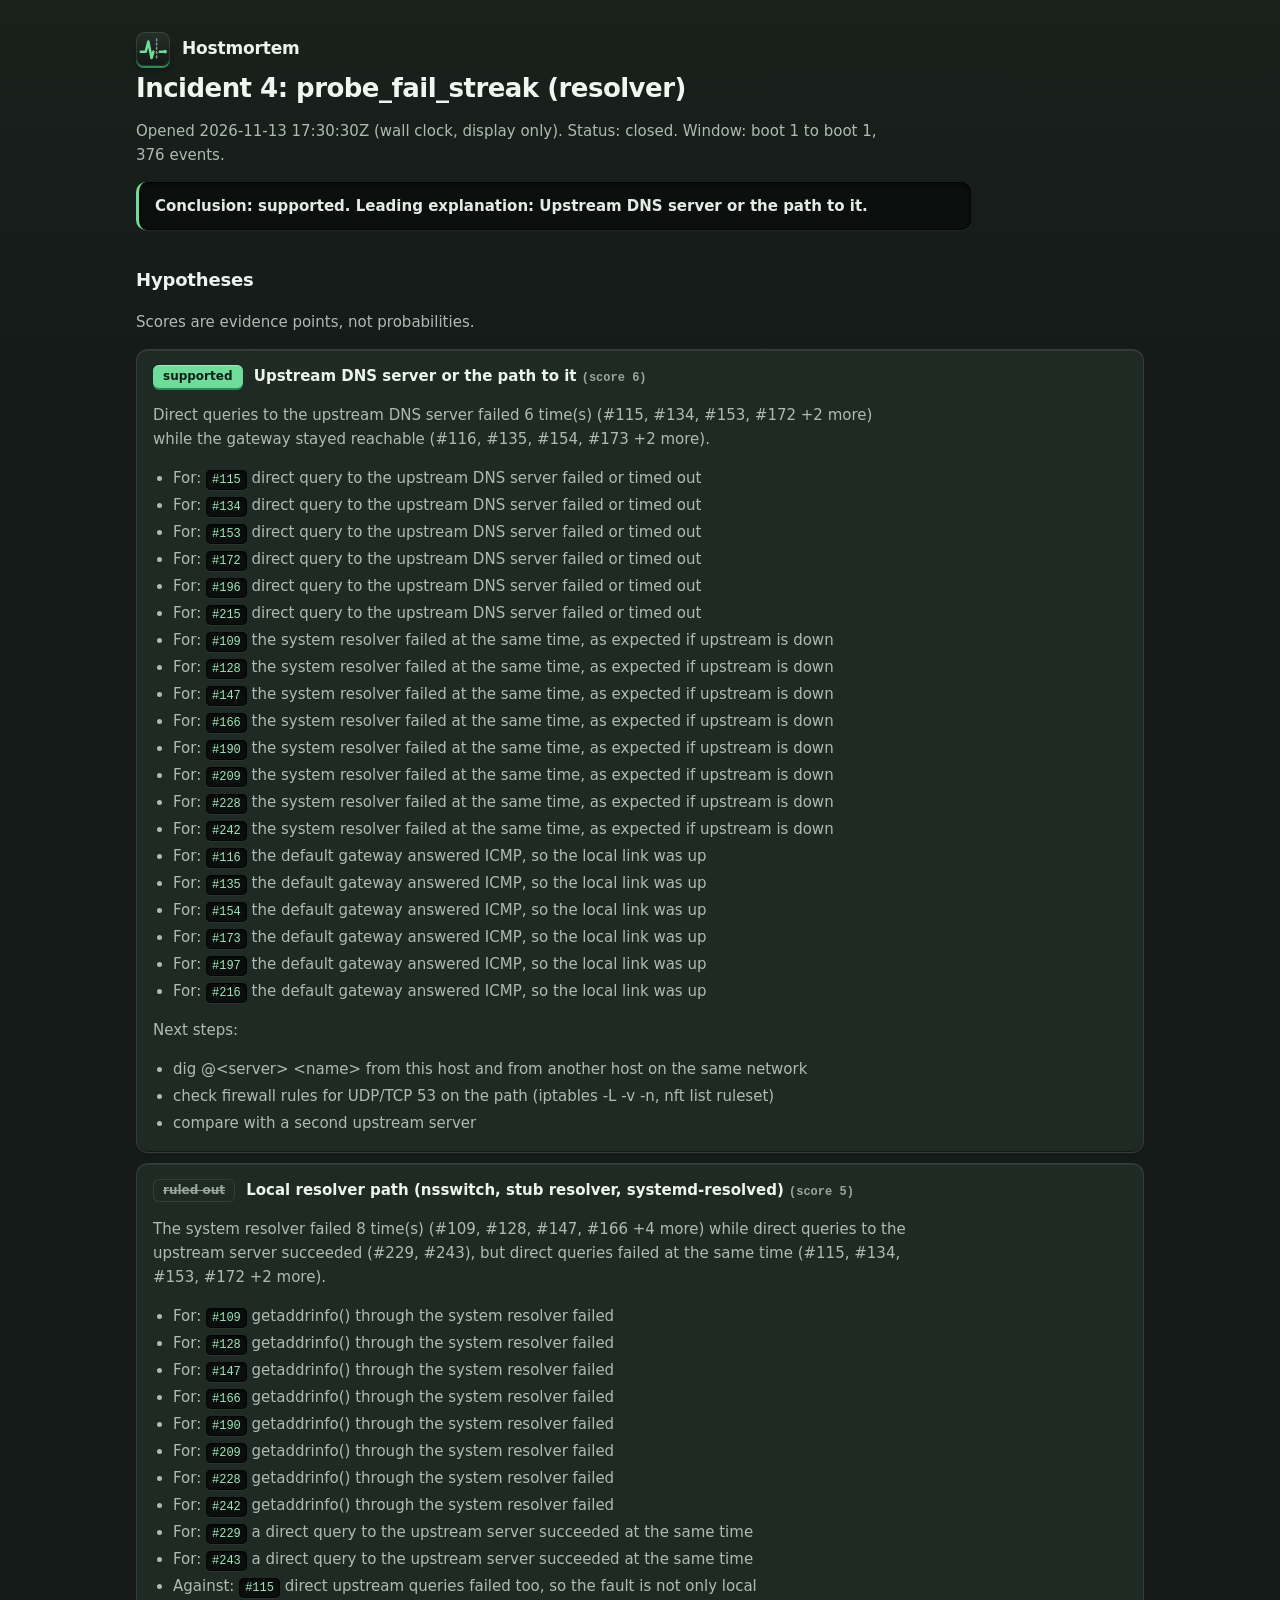
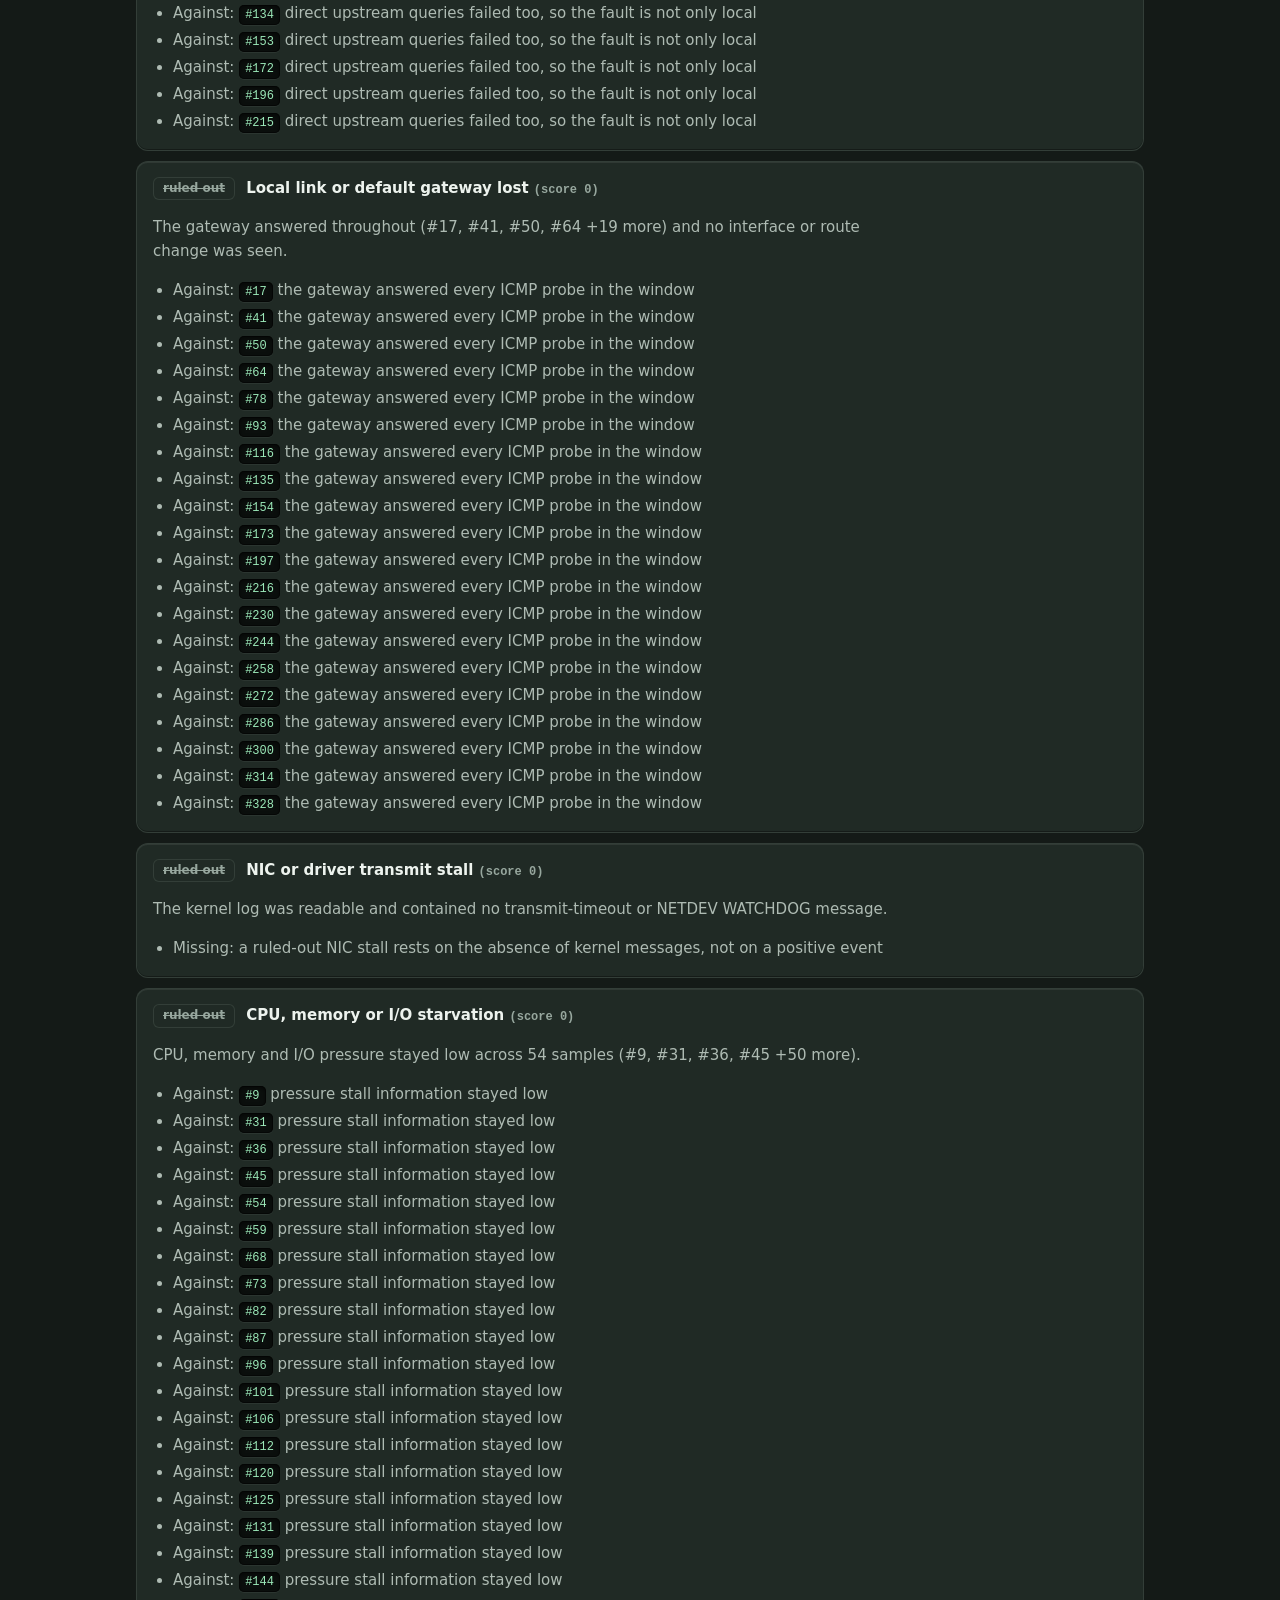
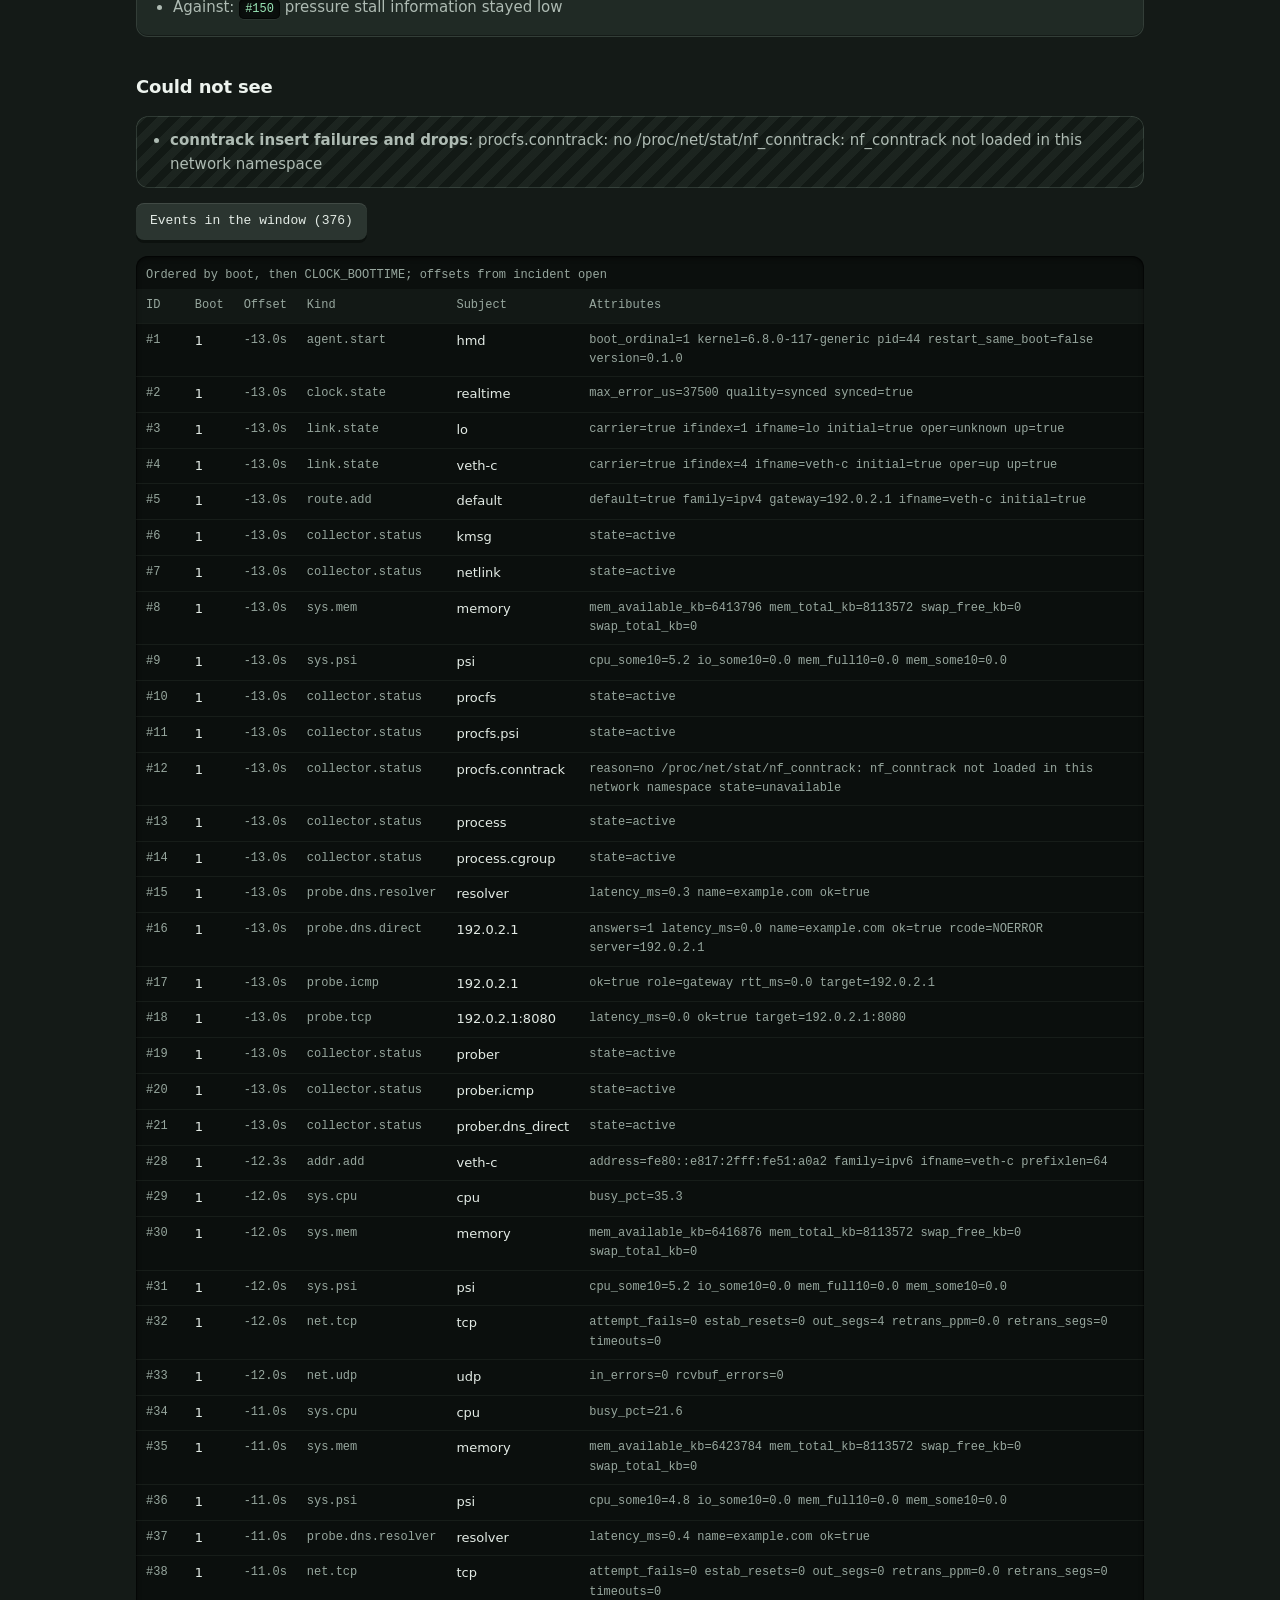
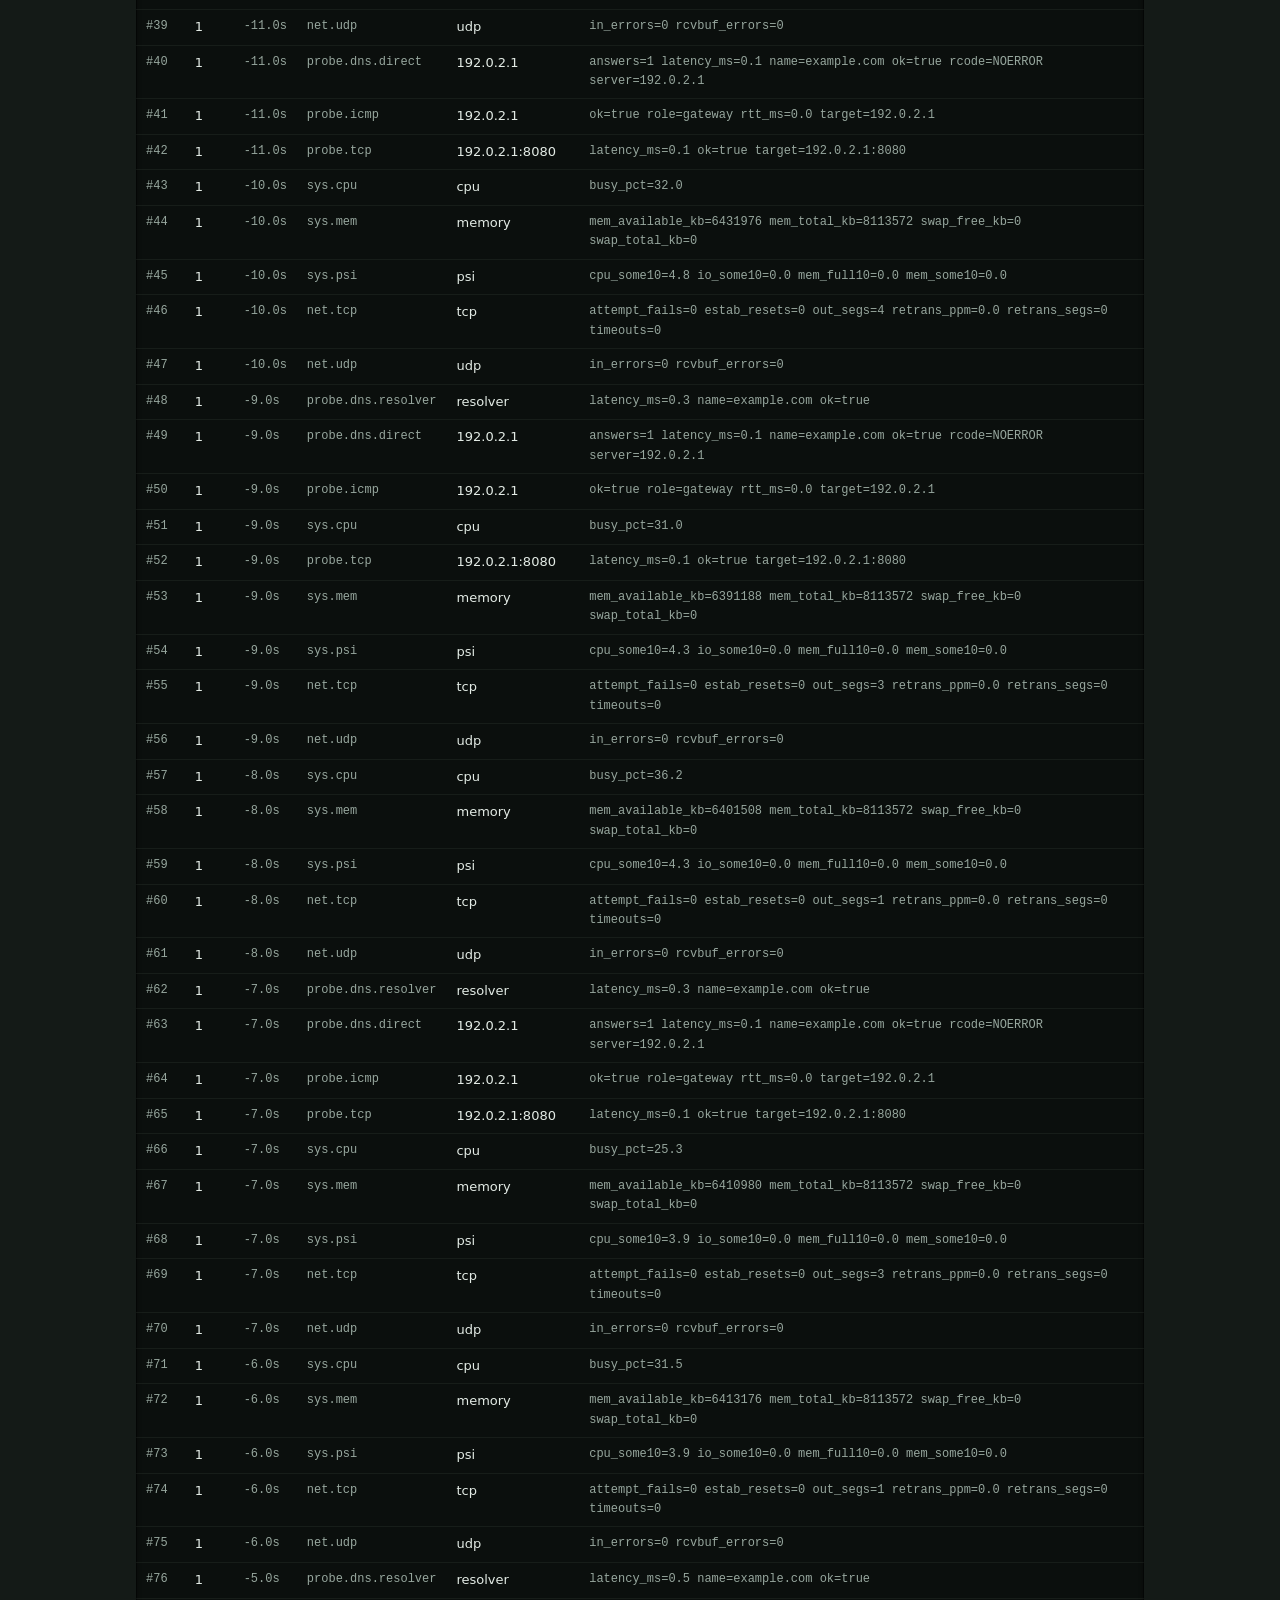
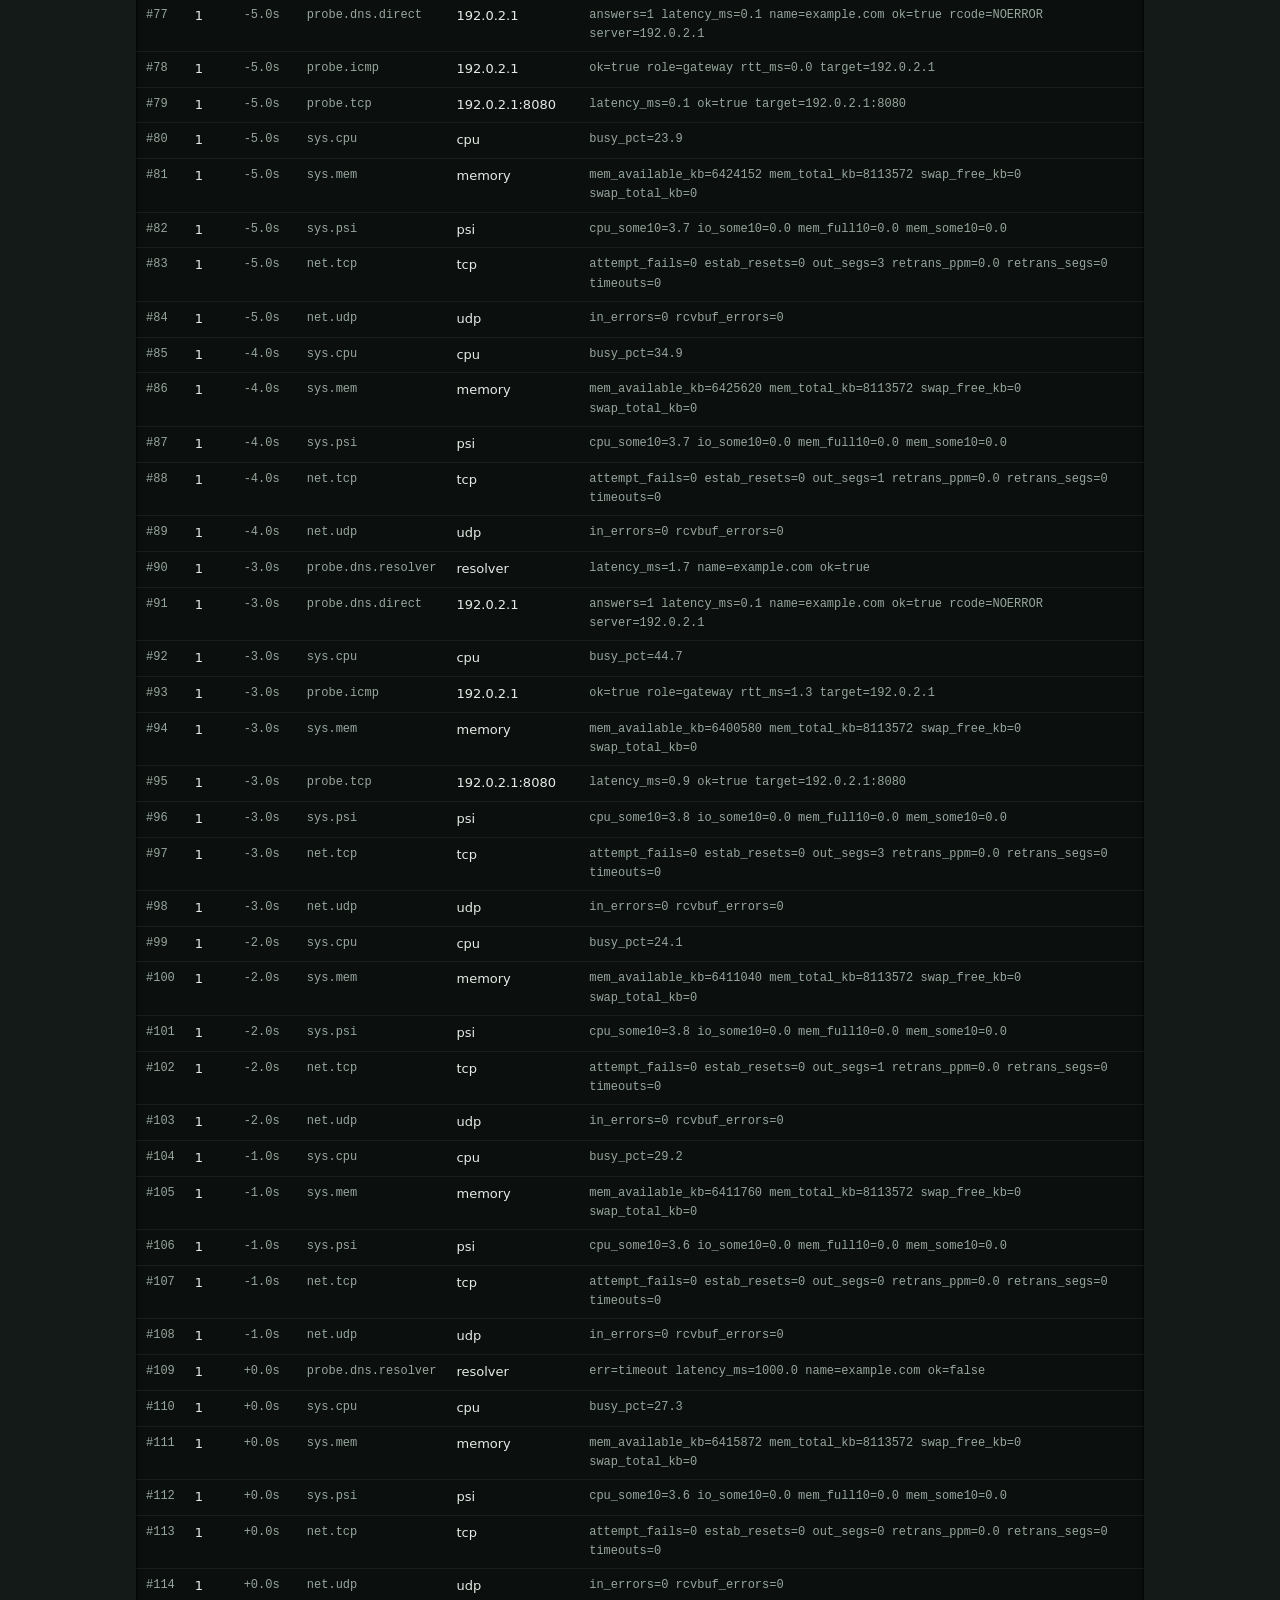
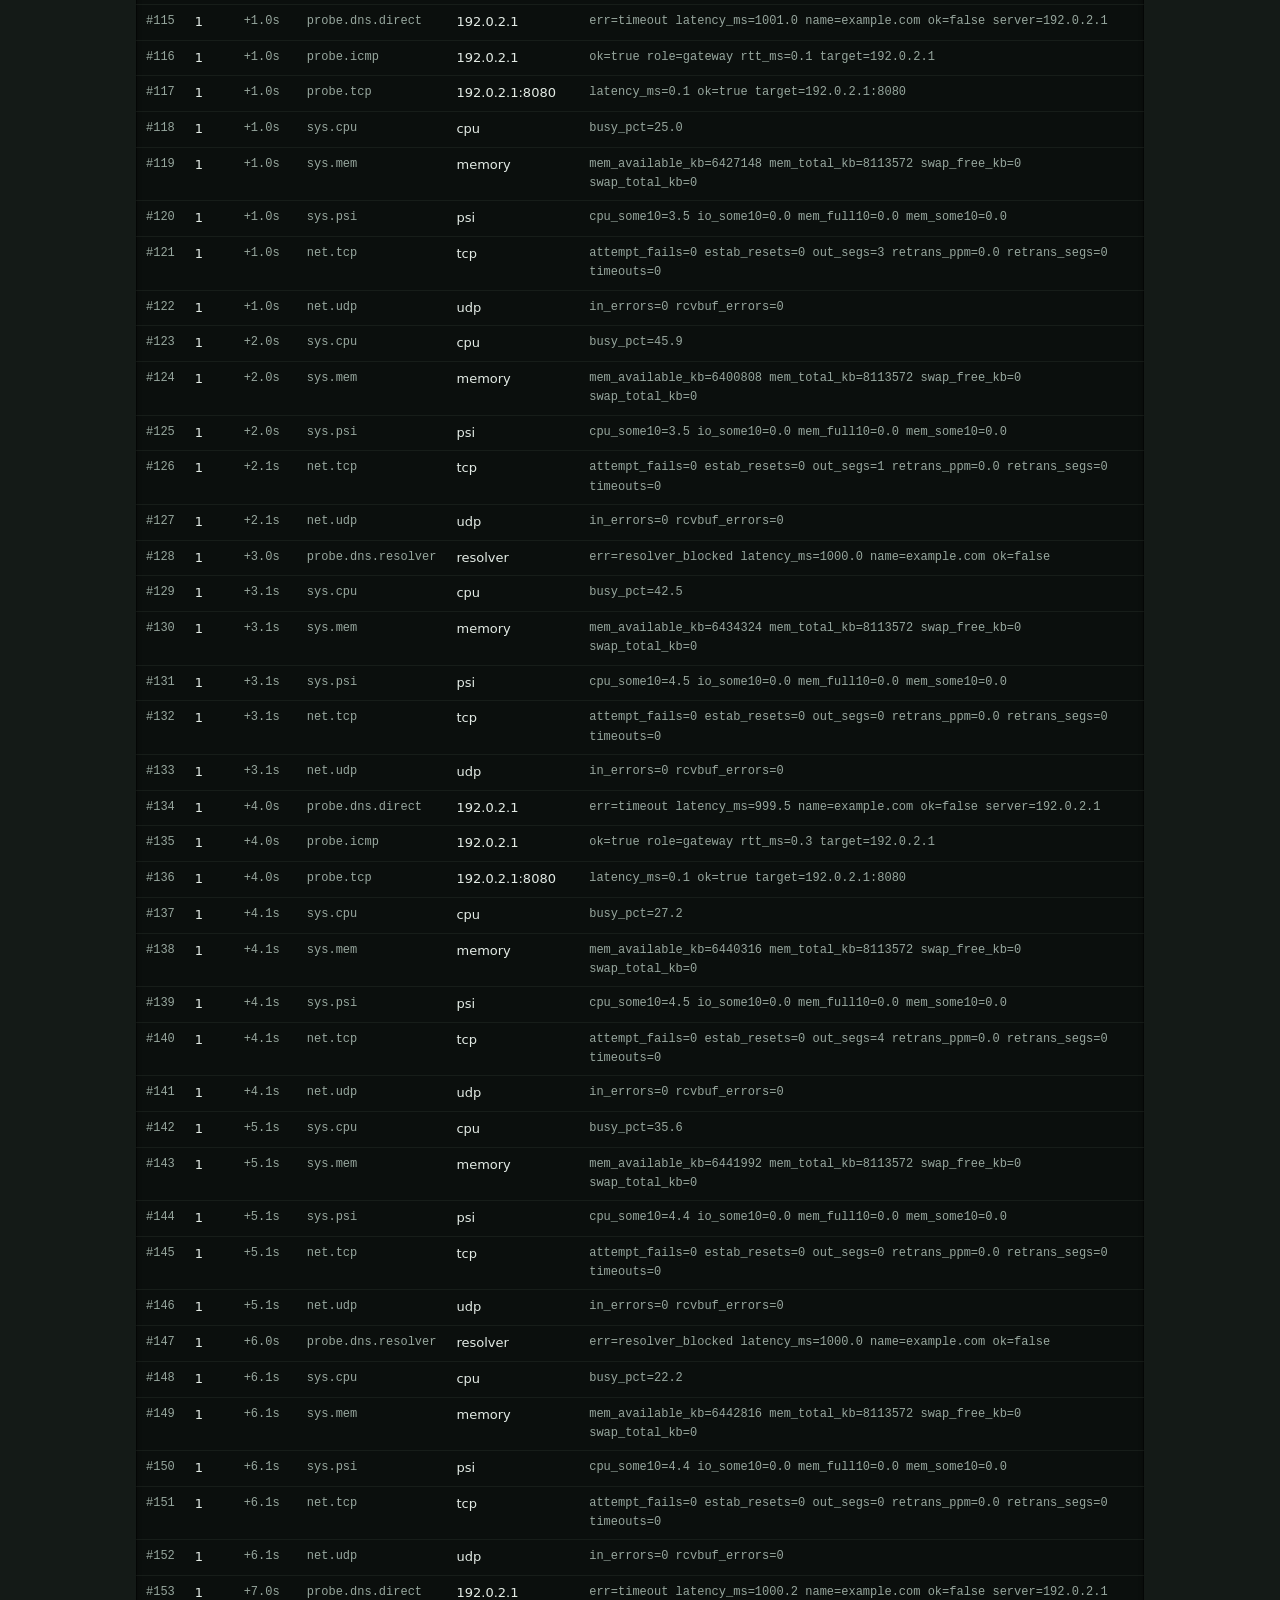
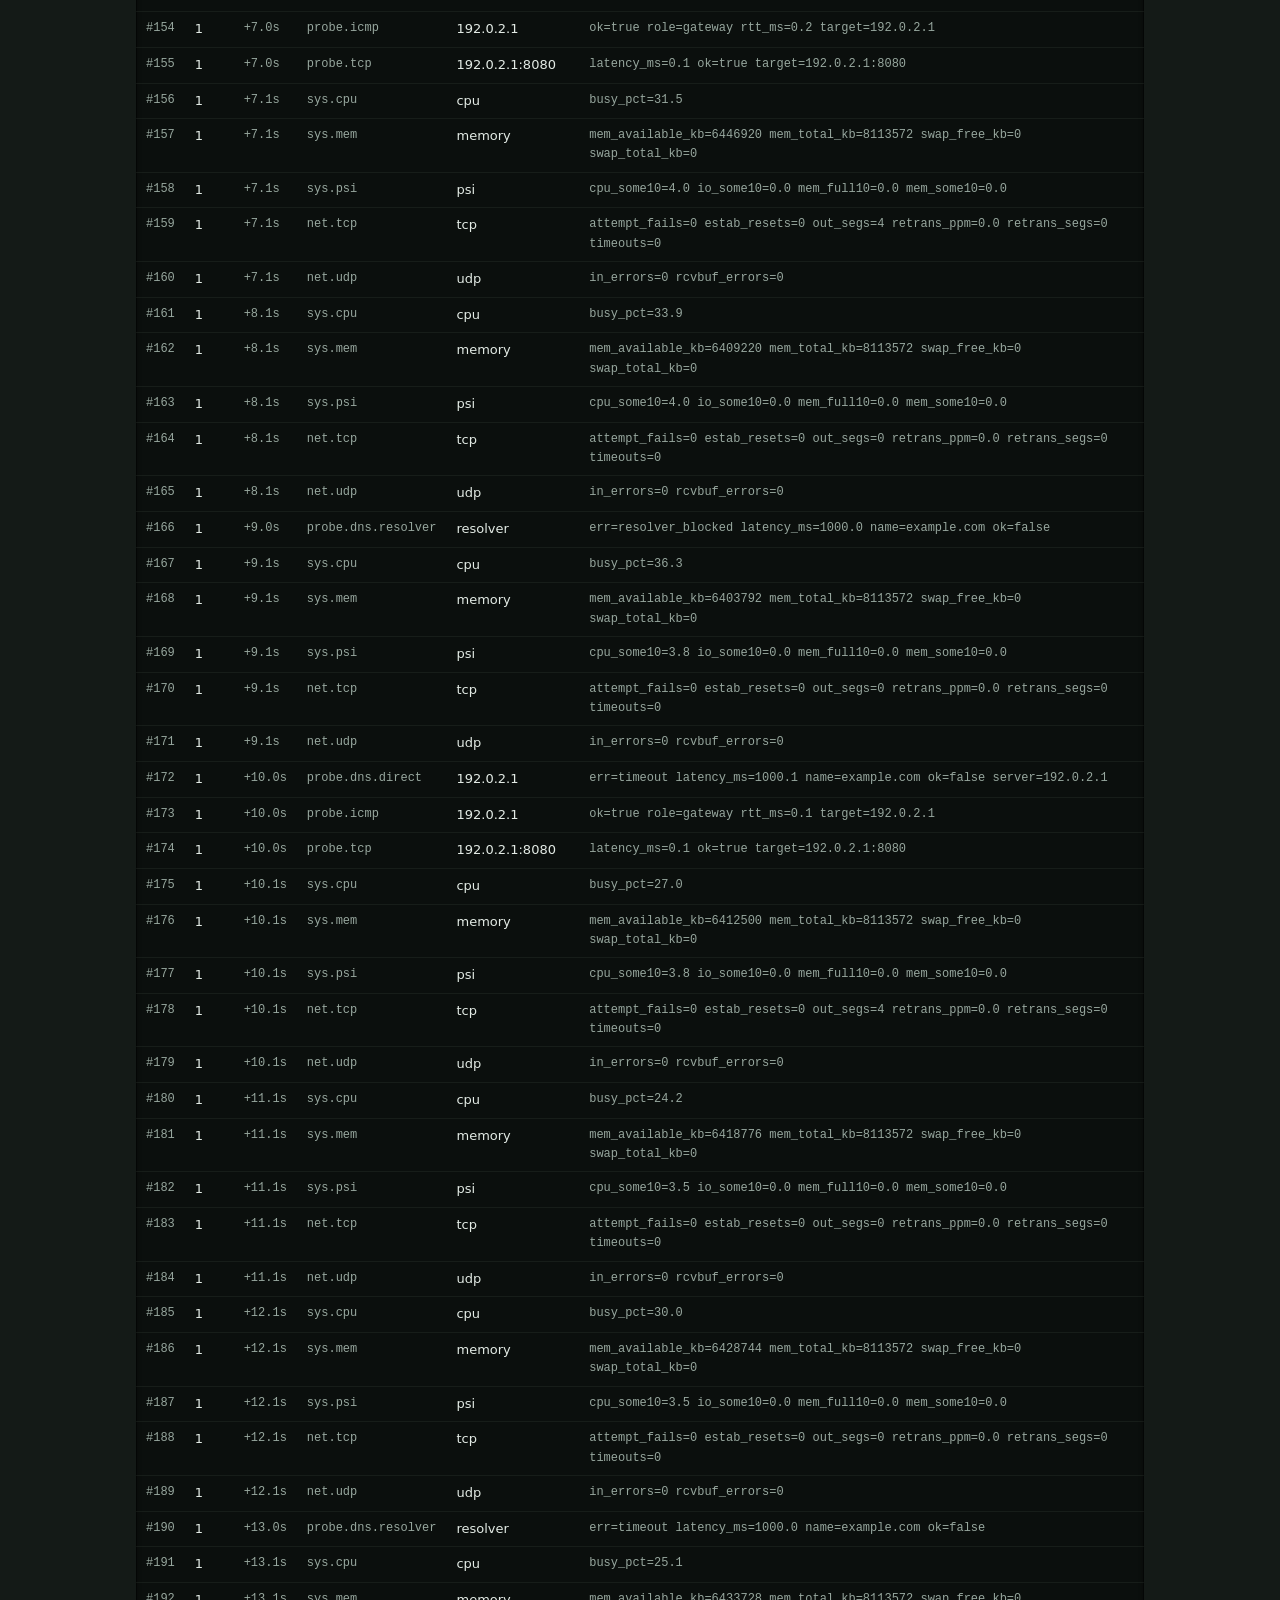
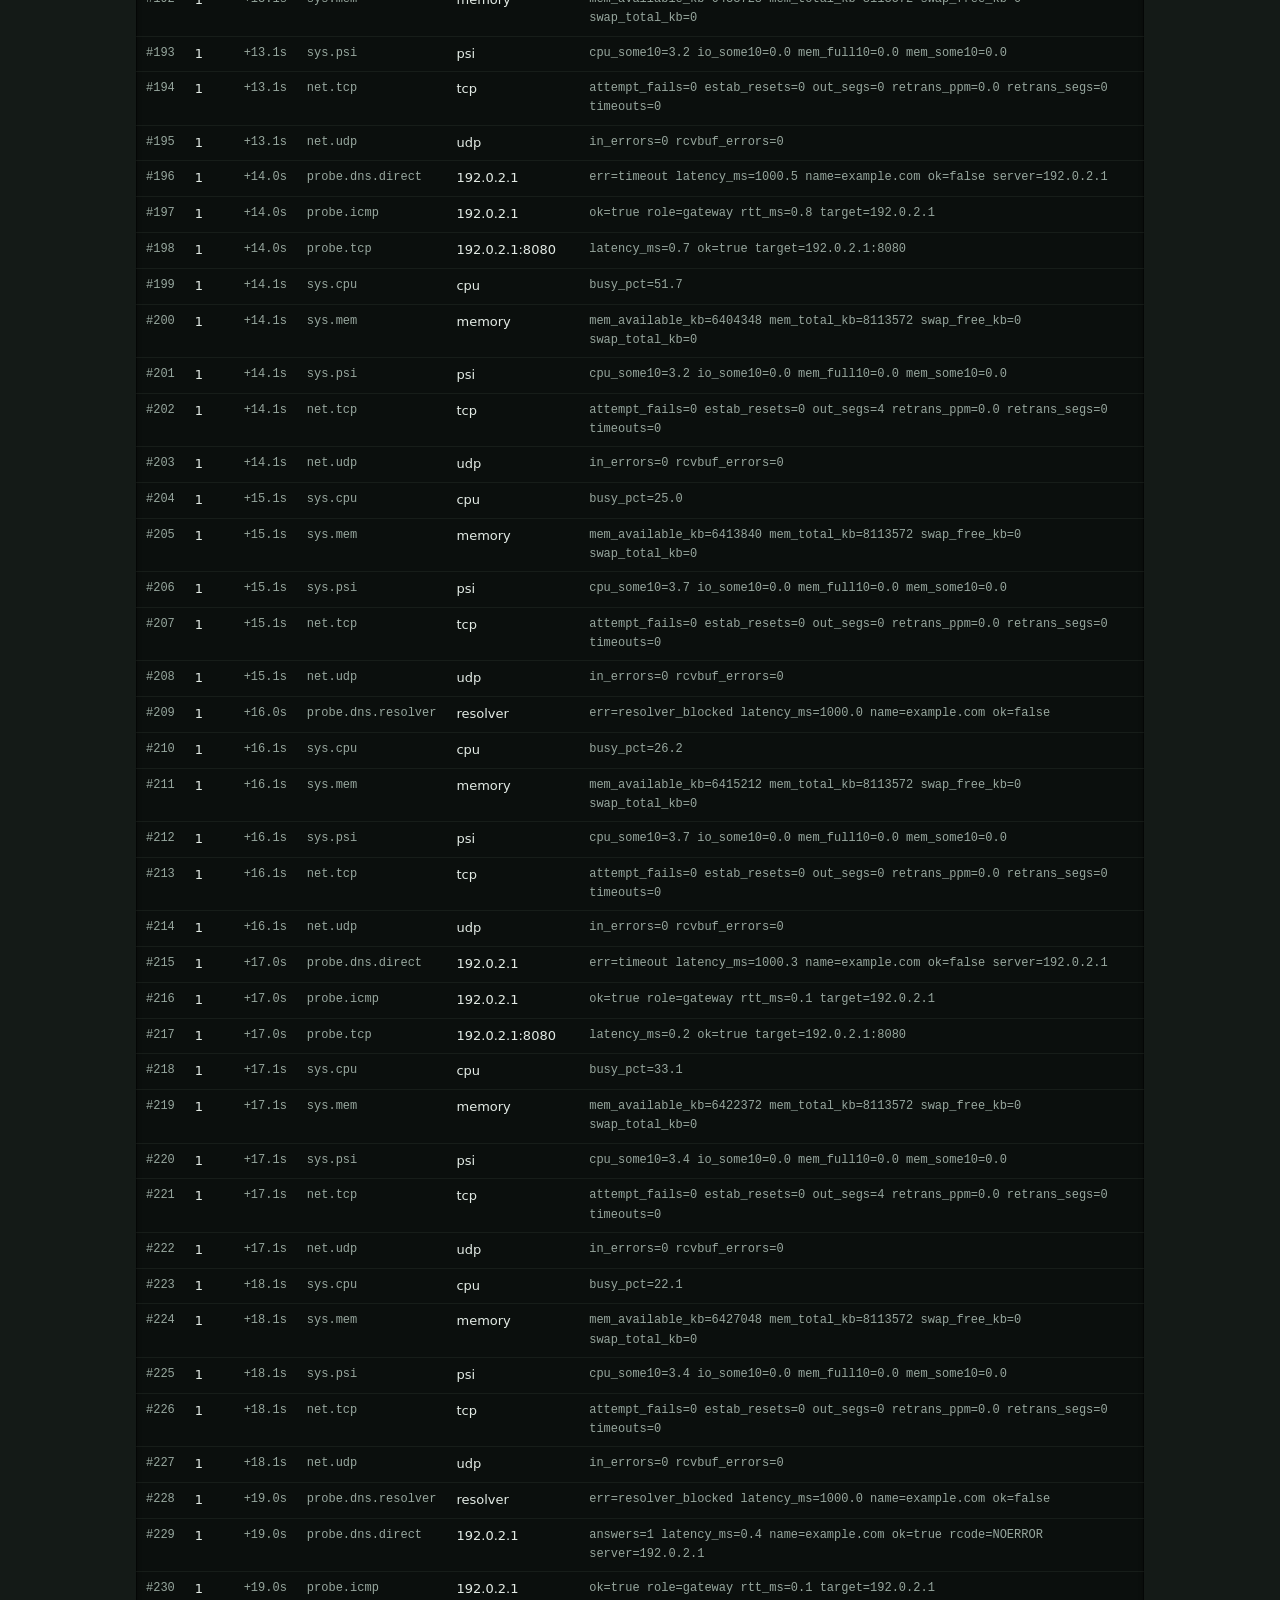
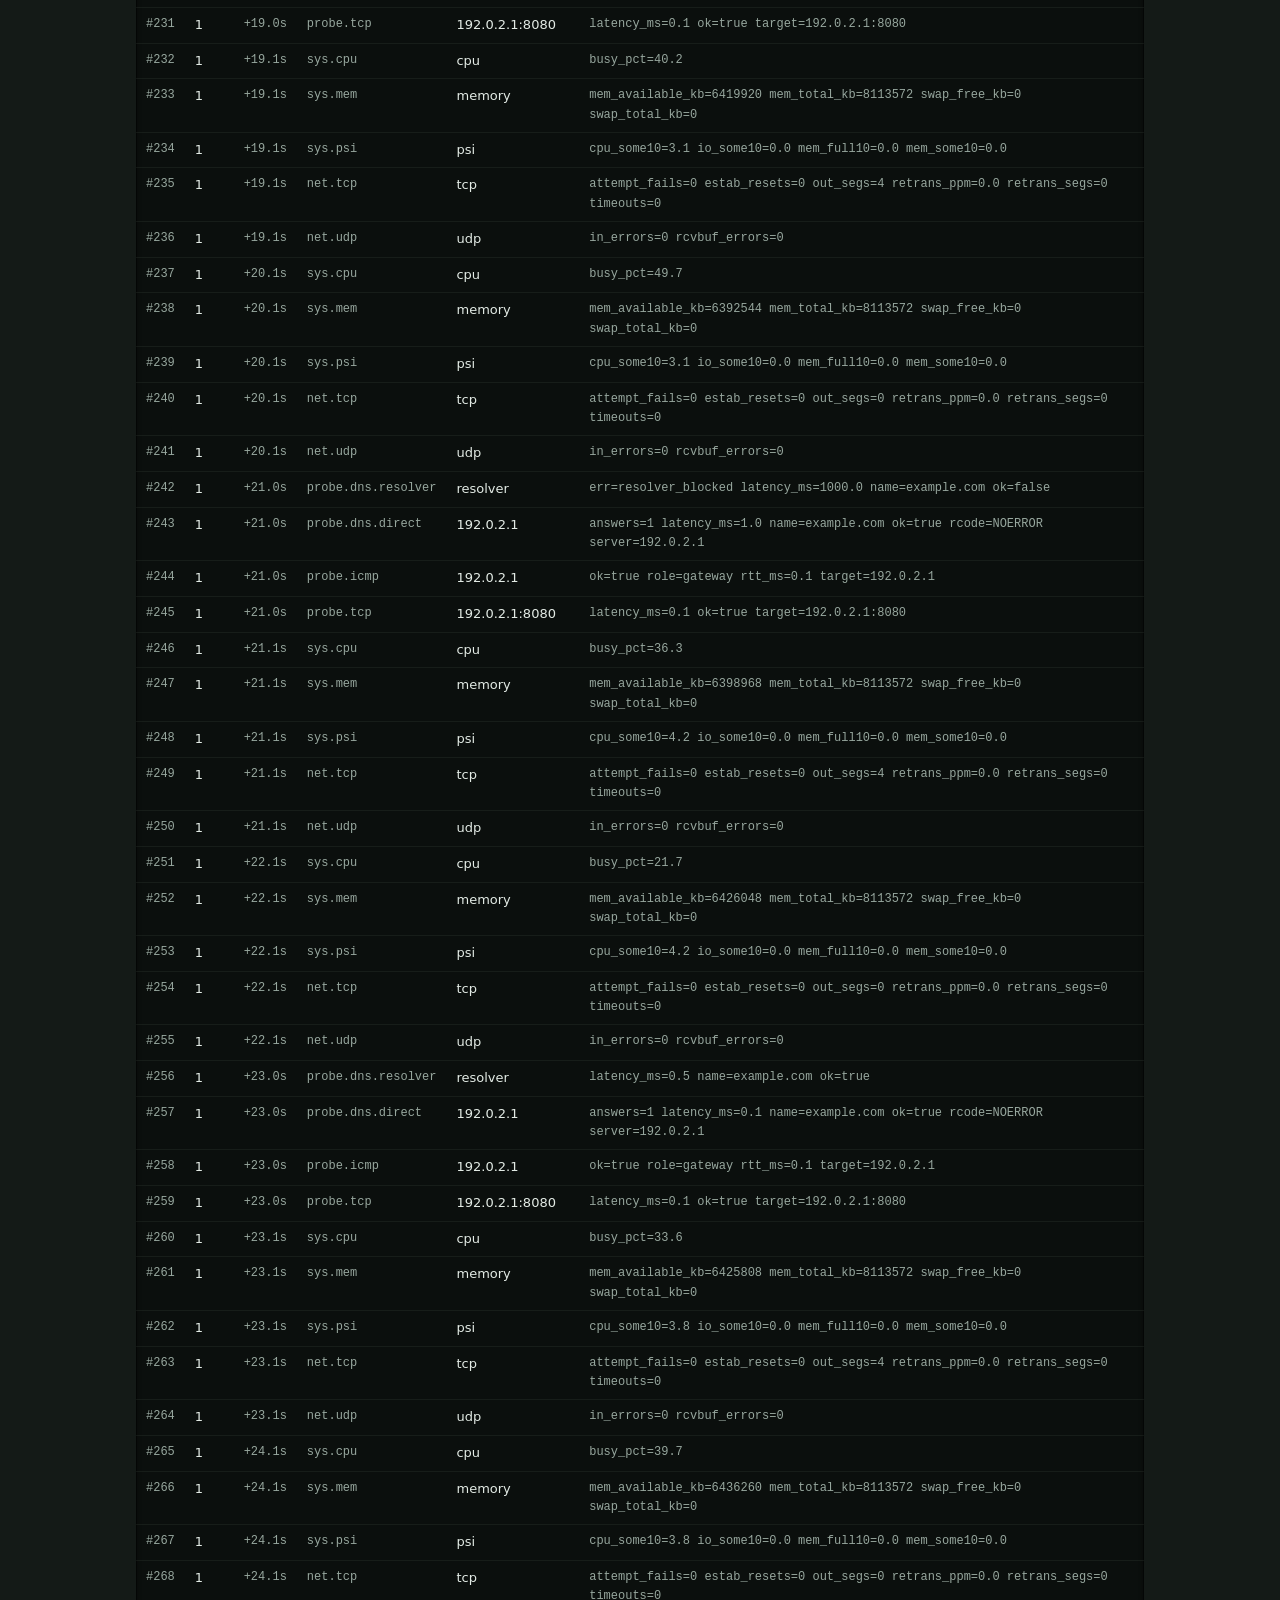
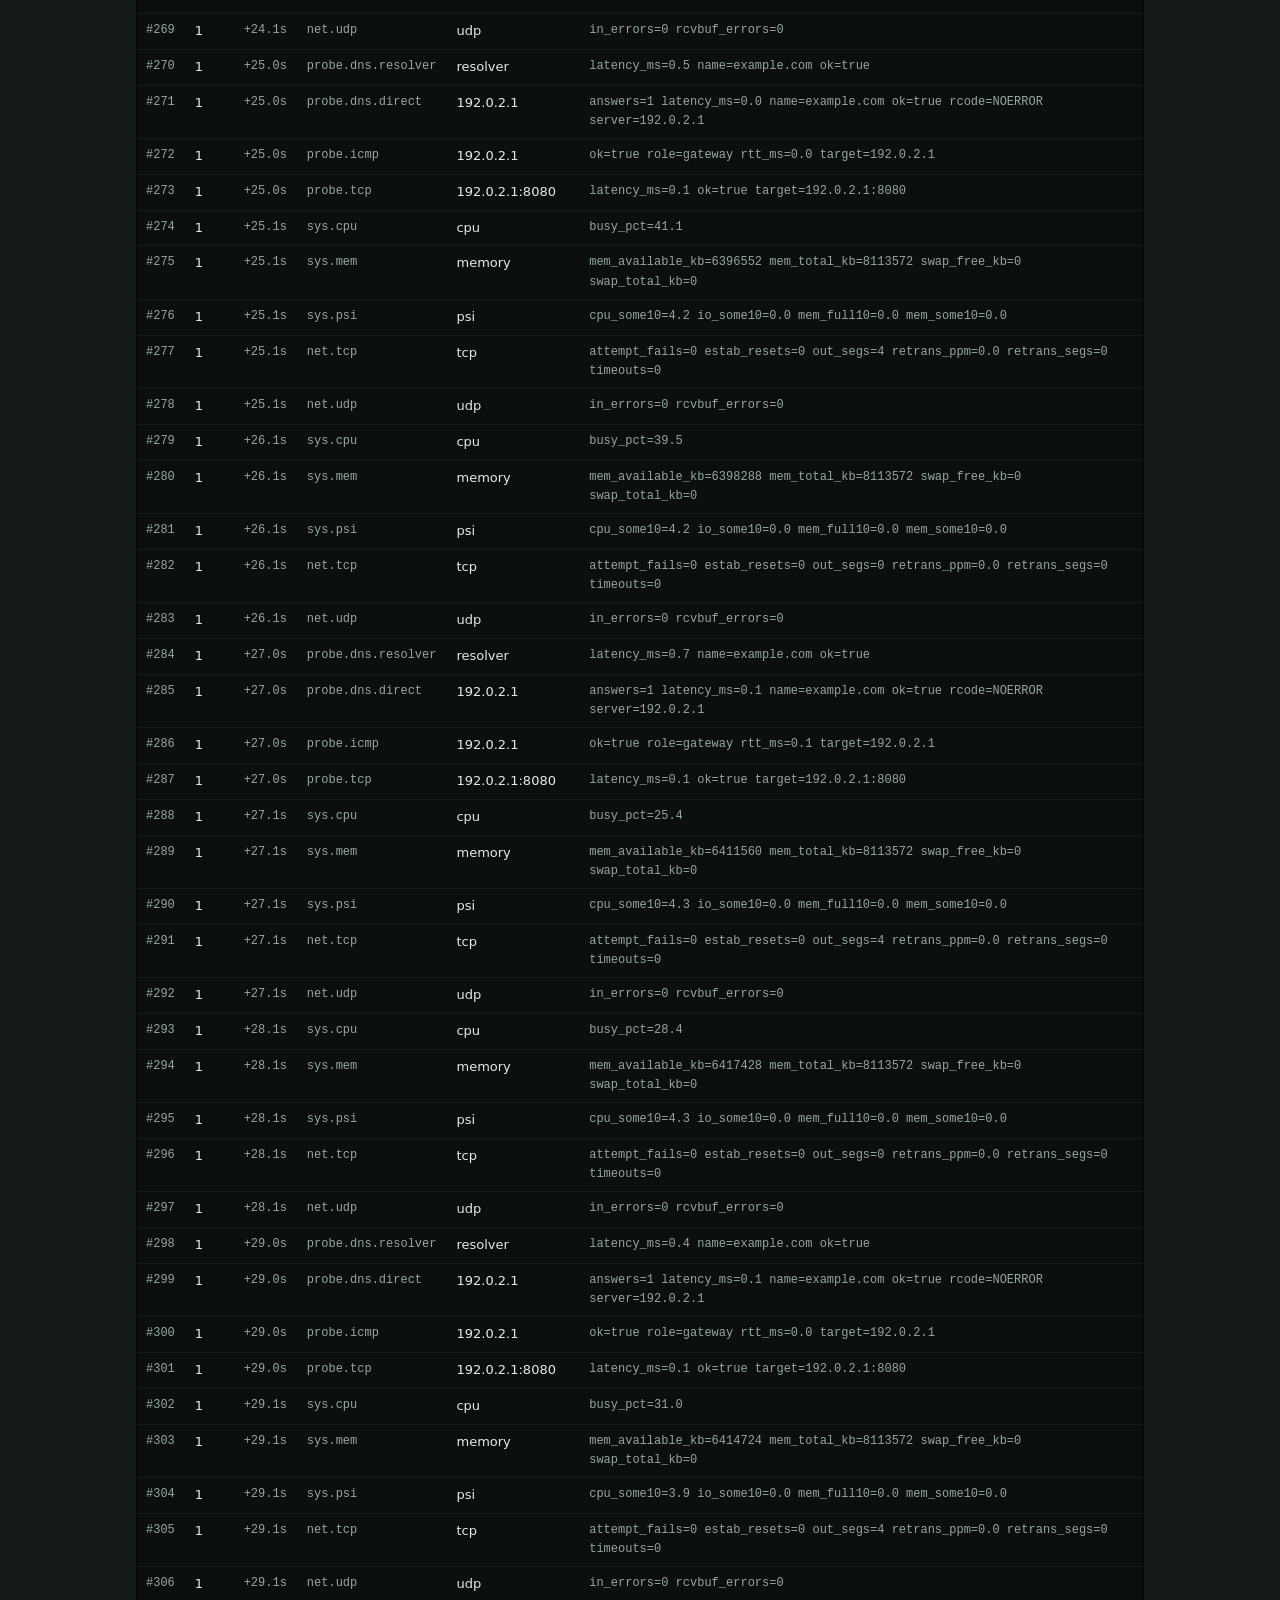
<file: site/reports/dns_upstream.html>
<!doctype html><html lang="en"><head><meta charset="utf-8"><meta http-equiv="Content-Security-Policy" content="default-src 'none'; style-src 'unsafe-inline'"><meta name="viewport" content="width=device-width,initial-scale=1"><meta name="referrer" content="no-referrer"><title>Hostmortem incident 4</title><style>:root{--bg:#141a17;--card:#1c2420;--card2:#202a25;--well:#0b0f0d;--fg:#e3ebe5;--fg2:#aebbb3;--muted:#97a79e;--line:rgba(160,185,170,.14);--acc:#6fdc9a;--acc-ink:#9be8b8;--steel:#a7bdb0;--red:#ff5f6b;--ok:#6fdc9a;--bevel:inset 0 1px 0 rgba(255,255,255,.07),inset 0 -1px 0 rgba(0,0,0,.35);--lift:0 1px 0 rgba(0,0,0,.5),0 10px 24px -12px rgba(0,0,0,.7);--sunk:inset 0 2px 5px rgba(0,0,0,.55),inset 0 0 0 1px rgba(0,0,0,.45),0 1px 0 rgba(255,255,255,.05);color-scheme:dark}*{box-sizing:border-box}body{margin:0 auto;max-width:1040px;padding:28px 16px 48px;color:var(--fg);font:15px/1.6 system-ui,-apple-system,'Segoe UI',sans-serif;background:linear-gradient(180deg,#19211d,var(--bg) 420px)}code,.mono,th,summary,caption{font-family:ui-monospace,SFMono-Regular,Menlo,Consolas,monospace}h1{font-size:26px;line-height:1.15;letter-spacing:-.02em;margin:0 0 10px;color:#f1f6f2}h2{font-size:18px;letter-spacing:-.01em;margin:36px 0 12px;color:#edf3ee}h3,h4{font-size:15px;margin:22px 0 8px;color:#edf3ee}.hyp h3,.hyp h4{margin:0 0 6px}p{color:var(--fg2);max-width:80ch}.mono{font-size:12px;color:var(--muted)}a{color:var(--acc-ink);text-decoration-color:rgba(155,232,184,.4);text-underline-offset:3px}a:hover{color:#fff}a:focus-visible,summary:focus-visible,.wrap:focus-visible{outline:2px solid var(--acc);outline-offset:2px;border-radius:4px}main>section[id]{margin:22px 0;padding:6px 22px 18px;border-radius:18px;background:var(--card);border:1px solid var(--line);box-shadow:var(--bevel),var(--lift)}.hyp{margin:10px 0;padding:14px 16px;border-radius:12px;background:var(--card2);border:1px solid var(--line);box-shadow:var(--bevel)}.hyp ul{margin:8px 0 0;padding-left:20px;color:var(--fg2)}.hyp li{margin:3px 0}.hyp a{font:500 12px/1 ui-monospace,Menlo,monospace;text-decoration:none;padding:3px 6px;border-radius:5px;background:var(--well);box-shadow:var(--sunk)}.hyp a:hover{background:var(--acc);color:#062014}span.v{display:inline-block;padding:2px 10px;border-radius:6px;font-size:12px;font-weight:600;margin-right:6px;vertical-align:1px}span.supported{color:#062014;background:var(--acc);box-shadow:inset 0 1px 0 rgba(255,255,255,.35),0 2px 0 #2f8a57}span.possible{color:#e6eee8;background:#2b3530;box-shadow:inset 0 1px 0 rgba(255,255,255,.12),0 2px 0 #121b26}span.ruled_out{color:var(--muted);background:transparent;box-shadow:inset 0 0 0 1px var(--line);text-decoration:line-through}p.v{font-weight:600;color:var(--fg);padding:12px 16px;border-radius:10px;background:var(--well);box-shadow:var(--sunk)}p.v.supported{border-left:3px solid var(--acc)}p.v.unknown{border-left:3px solid var(--steel)}td.v{font-weight:600}td.supported{color:var(--acc-ink)}td.unknown{color:var(--steel)}.wrap{overflow-x:auto;border-radius:12px;background:var(--well);box-shadow:var(--sunk);margin:10px 0}table{border-collapse:collapse;width:100%;font-size:13px}th,td{text-align:left;padding:7px 10px;border-bottom:1px solid rgba(160,185,170,.08);vertical-align:top}th{font-size:12px;font-weight:500;color:var(--muted);background:rgba(160,185,170,.05)}tbody tr:hover{background:rgba(111,220,154,.05)}tr:target{background:rgba(111,220,154,.13);box-shadow:inset 3px 0 0 var(--acc)}caption{text-align:left;color:var(--muted);font-size:12px;padding:10px 10px 4px}details{margin:14px 0 4px}summary{cursor:pointer;display:inline-block;font-size:13px;padding:8px 14px;border-radius:8px;color:var(--fg);background:#2b3530;box-shadow:inset 0 1px 0 rgba(255,255,255,.10),0 3px 0 #0c110e}summary:active{transform:translateY(2px);box-shadow:inset 0 1px 0 rgba(255,255,255,.08),0 1px 0 #0c110e}details[open] summary{margin-bottom:6px}ul.blind{padding:12px 16px 12px 34px;border-radius:12px;color:var(--fg2);background:repeating-linear-gradient(135deg,rgba(160,185,170,.07) 0 8px,transparent 8px 16px),#121915;box-shadow:inset 0 0 0 1px rgba(160,185,170,.2)}.head{display:flex;align-items:center;gap:12px;margin:4px 0 8px}.head h1{margin:0}.mark{width:34px;height:34px;flex:0 0 auto;border-radius:8px;box-shadow:0 2px 0 #2f8a57,0 6px 14px -6px rgba(0,0,0,.8)}.brand{font-weight:700;font-size:17px;letter-spacing:-.01em;color:#edf3ee}.st{display:inline-flex;align-items:center;gap:7px}.st::before{content:'';width:8px;height:8px;border-radius:50%;box-shadow:inset 0 -1px 1px rgba(0,0,0,.35)}.st-active::before{background:var(--ok)}.st-degraded::before{background:#d6cf5a}.st-unavailable{color:#ffb3b9}.st-unavailable::before{background:var(--red)}.st-unknown::before{background:transparent;box-shadow:inset 0 0 0 1.5px var(--muted)}.banner{padding:12px 16px;border-radius:10px;color:#ffd3d6;background:rgba(255,95,107,.10);box-shadow:inset 0 0 0 1px rgba(255,95,107,.45)}@media print{:root{--bg:#fff;--card:#fff;--card2:#fff;--well:#fff;--fg:#111;--fg2:#333;--muted:#444;--line:#ccc;--acc-ink:#17512f;--steel:#354940;color-scheme:light}body,ul.blind,summary,span.v{background:#fff}h1,h2,h3,h4,.brand,span.v{color:#111}.hyp a,ul.blind,span.v{box-shadow:none}.st-unavailable,.banner{color:#722631}.banner{background:#fff}main>section[id],.hyp,.wrap,p.v,summary{box-shadow:none;border:1px solid #ccc}details>*{display:block}}</style></head><body><main><header class="head"><svg class="mark" viewBox="0 0 32 32" aria-hidden="true"><defs><linearGradient id="hmk" x1="0" y1="0" x2="0" y2="1"><stop offset="0" stop-color="#26302b"/><stop offset="1" stop-color="#121814"/></linearGradient></defs><rect width="32" height="32" rx="8" fill="url(#hmk)"/><rect x=".5" y=".5" width="31" height="31" rx="7.5" fill="none" stroke="#fff" stroke-opacity=".1"/><path d="M4.5 18.5H9.2L11.6 9L14.6 24.5L16.4 18.5M22.4 18.5H25.6" fill="none" stroke="#6fdc9a" stroke-width="2.4" stroke-linecap="round" stroke-linejoin="round"/><path d="M19.4 6.5V25.5" stroke="#8a9a91" stroke-width="1.4" stroke-linecap="round" stroke-dasharray="1.8 2.2"/><circle cx="27.4" cy="18.5" r="1.7" fill="#6fdc9a"/></svg><span class="brand">Hostmortem</span></header><h1>Incident 4: probe_fail_streak (resolver)</h1><p>Opened 2026-11-13 17:30:30Z (wall clock, display only). Status: closed. Window: boot 1 to boot 1, 376 events.</p><p class="v supported">Conclusion: supported. Leading explanation: Upstream DNS server or the path to it.</p><h2>Hypotheses</h2><p>Scores are evidence points, not probabilities.</p><section class="hyp"><h3><span class="v supported">supported</span> Upstream DNS server or the path to it <span class="mono">(score 6)</span></h3><p>Direct queries to the upstream DNS server failed 6 time(s) (#115, #134, #153, #172 +2 more) while the gateway stayed reachable (#116, #135, #154, #173 +2 more).</p><ul><li>For: <a href="#i4e115">#115</a> direct query to the upstream DNS server failed or timed out</li><li>For: <a href="#i4e134">#134</a> direct query to the upstream DNS server failed or timed out</li><li>For: <a href="#i4e153">#153</a> direct query to the upstream DNS server failed or timed out</li><li>For: <a href="#i4e172">#172</a> direct query to the upstream DNS server failed or timed out</li><li>For: <a href="#i4e196">#196</a> direct query to the upstream DNS server failed or timed out</li><li>For: <a href="#i4e215">#215</a> direct query to the upstream DNS server failed or timed out</li><li>For: <a href="#i4e109">#109</a> the system resolver failed at the same time, as expected if upstream is down</li><li>For: <a href="#i4e128">#128</a> the system resolver failed at the same time, as expected if upstream is down</li><li>For: <a href="#i4e147">#147</a> the system resolver failed at the same time, as expected if upstream is down</li><li>For: <a href="#i4e166">#166</a> the system resolver failed at the same time, as expected if upstream is down</li><li>For: <a href="#i4e190">#190</a> the system resolver failed at the same time, as expected if upstream is down</li><li>For: <a href="#i4e209">#209</a> the system resolver failed at the same time, as expected if upstream is down</li><li>For: <a href="#i4e228">#228</a> the system resolver failed at the same time, as expected if upstream is down</li><li>For: <a href="#i4e242">#242</a> the system resolver failed at the same time, as expected if upstream is down</li><li>For: <a href="#i4e116">#116</a> the default gateway answered ICMP, so the local link was up</li><li>For: <a href="#i4e135">#135</a> the default gateway answered ICMP, so the local link was up</li><li>For: <a href="#i4e154">#154</a> the default gateway answered ICMP, so the local link was up</li><li>For: <a href="#i4e173">#173</a> the default gateway answered ICMP, so the local link was up</li><li>For: <a href="#i4e197">#197</a> the default gateway answered ICMP, so the local link was up</li><li>For: <a href="#i4e216">#216</a> the default gateway answered ICMP, so the local link was up</li></ul><p>Next steps:</p><ul><li>dig @&lt;server&gt; &lt;name&gt; from this host and from another host on the same network</li><li>check firewall rules for UDP/TCP 53 on the path (iptables -L -v -n, nft list ruleset)</li><li>compare with a second upstream server</li></ul></section><section class="hyp"><h3><span class="v ruled_out">ruled out</span> Local resolver path (nsswitch, stub resolver, systemd-resolved) <span class="mono">(score 5)</span></h3><p>The system resolver failed 8 time(s) (#109, #128, #147, #166 +4 more) while direct queries to the upstream server succeeded (#229, #243), but direct queries failed at the same time (#115, #134, #153, #172 +2 more).</p><ul><li>For: <a href="#i4e109">#109</a> getaddrinfo() through the system resolver failed</li><li>For: <a href="#i4e128">#128</a> getaddrinfo() through the system resolver failed</li><li>For: <a href="#i4e147">#147</a> getaddrinfo() through the system resolver failed</li><li>For: <a href="#i4e166">#166</a> getaddrinfo() through the system resolver failed</li><li>For: <a href="#i4e190">#190</a> getaddrinfo() through the system resolver failed</li><li>For: <a href="#i4e209">#209</a> getaddrinfo() through the system resolver failed</li><li>For: <a href="#i4e228">#228</a> getaddrinfo() through the system resolver failed</li><li>For: <a href="#i4e242">#242</a> getaddrinfo() through the system resolver failed</li><li>For: <a href="#i4e229">#229</a> a direct query to the upstream server succeeded at the same time</li><li>For: <a href="#i4e243">#243</a> a direct query to the upstream server succeeded at the same time</li><li>Against: <a href="#i4e115">#115</a> direct upstream queries failed too, so the fault is not only local</li><li>Against: <a href="#i4e134">#134</a> direct upstream queries failed too, so the fault is not only local</li><li>Against: <a href="#i4e153">#153</a> direct upstream queries failed too, so the fault is not only local</li><li>Against: <a href="#i4e172">#172</a> direct upstream queries failed too, so the fault is not only local</li><li>Against: <a href="#i4e196">#196</a> direct upstream queries failed too, so the fault is not only local</li><li>Against: <a href="#i4e215">#215</a> direct upstream queries failed too, so the fault is not only local</li></ul></section><section class="hyp"><h3><span class="v ruled_out">ruled out</span> Local link or default gateway lost <span class="mono">(score 0)</span></h3><p>The gateway answered throughout (#17, #41, #50, #64 +19 more) and no interface or route change was seen.</p><ul><li>Against: <a href="#i4e17">#17</a> the gateway answered every ICMP probe in the window</li><li>Against: <a href="#i4e41">#41</a> the gateway answered every ICMP probe in the window</li><li>Against: <a href="#i4e50">#50</a> the gateway answered every ICMP probe in the window</li><li>Against: <a href="#i4e64">#64</a> the gateway answered every ICMP probe in the window</li><li>Against: <a href="#i4e78">#78</a> the gateway answered every ICMP probe in the window</li><li>Against: <a href="#i4e93">#93</a> the gateway answered every ICMP probe in the window</li><li>Against: <a href="#i4e116">#116</a> the gateway answered every ICMP probe in the window</li><li>Against: <a href="#i4e135">#135</a> the gateway answered every ICMP probe in the window</li><li>Against: <a href="#i4e154">#154</a> the gateway answered every ICMP probe in the window</li><li>Against: <a href="#i4e173">#173</a> the gateway answered every ICMP probe in the window</li><li>Against: <a href="#i4e197">#197</a> the gateway answered every ICMP probe in the window</li><li>Against: <a href="#i4e216">#216</a> the gateway answered every ICMP probe in the window</li><li>Against: <a href="#i4e230">#230</a> the gateway answered every ICMP probe in the window</li><li>Against: <a href="#i4e244">#244</a> the gateway answered every ICMP probe in the window</li><li>Against: <a href="#i4e258">#258</a> the gateway answered every ICMP probe in the window</li><li>Against: <a href="#i4e272">#272</a> the gateway answered every ICMP probe in the window</li><li>Against: <a href="#i4e286">#286</a> the gateway answered every ICMP probe in the window</li><li>Against: <a href="#i4e300">#300</a> the gateway answered every ICMP probe in the window</li><li>Against: <a href="#i4e314">#314</a> the gateway answered every ICMP probe in the window</li><li>Against: <a href="#i4e328">#328</a> the gateway answered every ICMP probe in the window</li></ul></section><section class="hyp"><h3><span class="v ruled_out">ruled out</span> NIC or driver transmit stall <span class="mono">(score 0)</span></h3><p>The kernel log was readable and contained no transmit-timeout or NETDEV WATCHDOG message.</p><ul><li>Missing: a ruled-out NIC stall rests on the absence of kernel messages, not on a positive event</li></ul></section><section class="hyp"><h3><span class="v ruled_out">ruled out</span> CPU, memory or I/O starvation <span class="mono">(score 0)</span></h3><p>CPU, memory and I/O pressure stayed low across 54 samples (#9, #31, #36, #45 +50 more).</p><ul><li>Against: <a href="#i4e9">#9</a> pressure stall information stayed low</li><li>Against: <a href="#i4e31">#31</a> pressure stall information stayed low</li><li>Against: <a href="#i4e36">#36</a> pressure stall information stayed low</li><li>Against: <a href="#i4e45">#45</a> pressure stall information stayed low</li><li>Against: <a href="#i4e54">#54</a> pressure stall information stayed low</li><li>Against: <a href="#i4e59">#59</a> pressure stall information stayed low</li><li>Against: <a href="#i4e68">#68</a> pressure stall information stayed low</li><li>Against: <a href="#i4e73">#73</a> pressure stall information stayed low</li><li>Against: <a href="#i4e82">#82</a> pressure stall information stayed low</li><li>Against: <a href="#i4e87">#87</a> pressure stall information stayed low</li><li>Against: <a href="#i4e96">#96</a> pressure stall information stayed low</li><li>Against: <a href="#i4e101">#101</a> pressure stall information stayed low</li><li>Against: <a href="#i4e106">#106</a> pressure stall information stayed low</li><li>Against: <a href="#i4e112">#112</a> pressure stall information stayed low</li><li>Against: <a href="#i4e120">#120</a> pressure stall information stayed low</li><li>Against: <a href="#i4e125">#125</a> pressure stall information stayed low</li><li>Against: <a href="#i4e131">#131</a> pressure stall information stayed low</li><li>Against: <a href="#i4e139">#139</a> pressure stall information stayed low</li><li>Against: <a href="#i4e144">#144</a> pressure stall information stayed low</li><li>Against: <a href="#i4e150">#150</a> pressure stall information stayed low</li></ul></section><h2>Could not see</h2><ul class="blind"><li><strong>conntrack insert failures and drops</strong>: procfs.conntrack: no /proc/net/stat/nf_conntrack: nf_conntrack not loaded in this network namespace</li></ul><details open><summary>Events in the window (376)</summary><div class="wrap" role="region" tabindex="0" aria-label="Events in the window"><table><caption>Ordered by boot, then CLOCK_BOOTTIME; offsets from incident open</caption><thead><tr><th scope="col">ID</th><th scope="col">Boot</th><th scope="col">Offset</th><th scope="col">Kind</th><th scope="col">Subject</th><th scope="col">Attributes</th></tr></thead><tbody><tr id="i4e1"><td class="mono">#1</td><td>1</td><td class="mono">    -13.0s</td><td class="mono">agent.start</td><td>hmd</td><td class="mono">boot_ordinal=1 kernel=6.8.0-117-generic pid=44 restart_same_boot=false version=0.1.0</td></tr><tr id="i4e2"><td class="mono">#2</td><td>1</td><td class="mono">    -13.0s</td><td class="mono">clock.state</td><td>realtime</td><td class="mono">max_error_us=37500 quality=synced synced=true</td></tr><tr id="i4e3"><td class="mono">#3</td><td>1</td><td class="mono">    -13.0s</td><td class="mono">link.state</td><td>lo</td><td class="mono">carrier=true ifindex=1 ifname=lo initial=true oper=unknown up=true</td></tr><tr id="i4e4"><td class="mono">#4</td><td>1</td><td class="mono">    -13.0s</td><td class="mono">link.state</td><td>veth-c</td><td class="mono">carrier=true ifindex=4 ifname=veth-c initial=true oper=up up=true</td></tr><tr id="i4e5"><td class="mono">#5</td><td>1</td><td class="mono">    -13.0s</td><td class="mono">route.add</td><td>default</td><td class="mono">default=true family=ipv4 gateway=192.0.2.1 ifname=veth-c initial=true</td></tr><tr id="i4e6"><td class="mono">#6</td><td>1</td><td class="mono">    -13.0s</td><td class="mono">collector.status</td><td>kmsg</td><td class="mono">state=active</td></tr><tr id="i4e7"><td class="mono">#7</td><td>1</td><td class="mono">    -13.0s</td><td class="mono">collector.status</td><td>netlink</td><td class="mono">state=active</td></tr><tr id="i4e8"><td class="mono">#8</td><td>1</td><td class="mono">    -13.0s</td><td class="mono">sys.mem</td><td>memory</td><td class="mono">mem_available_kb=6413796 mem_total_kb=8113572 swap_free_kb=0 swap_total_kb=0</td></tr><tr id="i4e9"><td class="mono">#9</td><td>1</td><td class="mono">    -13.0s</td><td class="mono">sys.psi</td><td>psi</td><td class="mono">cpu_some10=5.2 io_some10=0.0 mem_full10=0.0 mem_some10=0.0</td></tr><tr id="i4e10"><td class="mono">#10</td><td>1</td><td class="mono">    -13.0s</td><td class="mono">collector.status</td><td>procfs</td><td class="mono">state=active</td></tr><tr id="i4e11"><td class="mono">#11</td><td>1</td><td class="mono">    -13.0s</td><td class="mono">collector.status</td><td>procfs.psi</td><td class="mono">state=active</td></tr><tr id="i4e12"><td class="mono">#12</td><td>1</td><td class="mono">    -13.0s</td><td class="mono">collector.status</td><td>procfs.conntrack</td><td class="mono">reason=no /proc/net/stat/nf_conntrack: nf_conntrack not loaded in this network namespace state=unavailable</td></tr><tr id="i4e13"><td class="mono">#13</td><td>1</td><td class="mono">    -13.0s</td><td class="mono">collector.status</td><td>process</td><td class="mono">state=active</td></tr><tr id="i4e14"><td class="mono">#14</td><td>1</td><td class="mono">    -13.0s</td><td class="mono">collector.status</td><td>process.cgroup</td><td class="mono">state=active</td></tr><tr id="i4e15"><td class="mono">#15</td><td>1</td><td class="mono">    -13.0s</td><td class="mono">probe.dns.resolver</td><td>resolver</td><td class="mono">latency_ms=0.3 name=example.com ok=true</td></tr><tr id="i4e16"><td class="mono">#16</td><td>1</td><td class="mono">    -13.0s</td><td class="mono">probe.dns.direct</td><td>192.0.2.1</td><td class="mono">answers=1 latency_ms=0.0 name=example.com ok=true rcode=NOERROR server=192.0.2.1</td></tr><tr id="i4e17"><td class="mono">#17</td><td>1</td><td class="mono">    -13.0s</td><td class="mono">probe.icmp</td><td>192.0.2.1</td><td class="mono">ok=true role=gateway rtt_ms=0.0 target=192.0.2.1</td></tr><tr id="i4e18"><td class="mono">#18</td><td>1</td><td class="mono">    -13.0s</td><td class="mono">probe.tcp</td><td>192.0.2.1:8080</td><td class="mono">latency_ms=0.0 ok=true target=192.0.2.1:8080</td></tr><tr id="i4e19"><td class="mono">#19</td><td>1</td><td class="mono">    -13.0s</td><td class="mono">collector.status</td><td>prober</td><td class="mono">state=active</td></tr><tr id="i4e20"><td class="mono">#20</td><td>1</td><td class="mono">    -13.0s</td><td class="mono">collector.status</td><td>prober.icmp</td><td class="mono">state=active</td></tr><tr id="i4e21"><td class="mono">#21</td><td>1</td><td class="mono">    -13.0s</td><td class="mono">collector.status</td><td>prober.dns_direct</td><td class="mono">state=active</td></tr><tr id="i4e28"><td class="mono">#28</td><td>1</td><td class="mono">    -12.3s</td><td class="mono">addr.add</td><td>veth-c</td><td class="mono">address=fe80::e817:2fff:fe51:a0a2 family=ipv6 ifname=veth-c prefixlen=64</td></tr><tr id="i4e29"><td class="mono">#29</td><td>1</td><td class="mono">    -12.0s</td><td class="mono">sys.cpu</td><td>cpu</td><td class="mono">busy_pct=35.3</td></tr><tr id="i4e30"><td class="mono">#30</td><td>1</td><td class="mono">    -12.0s</td><td class="mono">sys.mem</td><td>memory</td><td class="mono">mem_available_kb=6416876 mem_total_kb=8113572 swap_free_kb=0 swap_total_kb=0</td></tr><tr id="i4e31"><td class="mono">#31</td><td>1</td><td class="mono">    -12.0s</td><td class="mono">sys.psi</td><td>psi</td><td class="mono">cpu_some10=5.2 io_some10=0.0 mem_full10=0.0 mem_some10=0.0</td></tr><tr id="i4e32"><td class="mono">#32</td><td>1</td><td class="mono">    -12.0s</td><td class="mono">net.tcp</td><td>tcp</td><td class="mono">attempt_fails=0 estab_resets=0 out_segs=4 retrans_ppm=0.0 retrans_segs=0 timeouts=0</td></tr><tr id="i4e33"><td class="mono">#33</td><td>1</td><td class="mono">    -12.0s</td><td class="mono">net.udp</td><td>udp</td><td class="mono">in_errors=0 rcvbuf_errors=0</td></tr><tr id="i4e34"><td class="mono">#34</td><td>1</td><td class="mono">    -11.0s</td><td class="mono">sys.cpu</td><td>cpu</td><td class="mono">busy_pct=21.6</td></tr><tr id="i4e35"><td class="mono">#35</td><td>1</td><td class="mono">    -11.0s</td><td class="mono">sys.mem</td><td>memory</td><td class="mono">mem_available_kb=6423784 mem_total_kb=8113572 swap_free_kb=0 swap_total_kb=0</td></tr><tr id="i4e36"><td class="mono">#36</td><td>1</td><td class="mono">    -11.0s</td><td class="mono">sys.psi</td><td>psi</td><td class="mono">cpu_some10=4.8 io_some10=0.0 mem_full10=0.0 mem_some10=0.0</td></tr><tr id="i4e37"><td class="mono">#37</td><td>1</td><td class="mono">    -11.0s</td><td class="mono">probe.dns.resolver</td><td>resolver</td><td class="mono">latency_ms=0.4 name=example.com ok=true</td></tr><tr id="i4e38"><td class="mono">#38</td><td>1</td><td class="mono">    -11.0s</td><td class="mono">net.tcp</td><td>tcp</td><td class="mono">attempt_fails=0 estab_resets=0 out_segs=0 retrans_ppm=0.0 retrans_segs=0 timeouts=0</td></tr><tr id="i4e39"><td class="mono">#39</td><td>1</td><td class="mono">    -11.0s</td><td class="mono">net.udp</td><td>udp</td><td class="mono">in_errors=0 rcvbuf_errors=0</td></tr><tr id="i4e40"><td class="mono">#40</td><td>1</td><td class="mono">    -11.0s</td><td class="mono">probe.dns.direct</td><td>192.0.2.1</td><td class="mono">answers=1 latency_ms=0.1 name=example.com ok=true rcode=NOERROR server=192.0.2.1</td></tr><tr id="i4e41"><td class="mono">#41</td><td>1</td><td class="mono">    -11.0s</td><td class="mono">probe.icmp</td><td>192.0.2.1</td><td class="mono">ok=true role=gateway rtt_ms=0.0 target=192.0.2.1</td></tr><tr id="i4e42"><td class="mono">#42</td><td>1</td><td class="mono">    -11.0s</td><td class="mono">probe.tcp</td><td>192.0.2.1:8080</td><td class="mono">latency_ms=0.1 ok=true target=192.0.2.1:8080</td></tr><tr id="i4e43"><td class="mono">#43</td><td>1</td><td class="mono">    -10.0s</td><td class="mono">sys.cpu</td><td>cpu</td><td class="mono">busy_pct=32.0</td></tr><tr id="i4e44"><td class="mono">#44</td><td>1</td><td class="mono">    -10.0s</td><td class="mono">sys.mem</td><td>memory</td><td class="mono">mem_available_kb=6431976 mem_total_kb=8113572 swap_free_kb=0 swap_total_kb=0</td></tr><tr id="i4e45"><td class="mono">#45</td><td>1</td><td class="mono">    -10.0s</td><td class="mono">sys.psi</td><td>psi</td><td class="mono">cpu_some10=4.8 io_some10=0.0 mem_full10=0.0 mem_some10=0.0</td></tr><tr id="i4e46"><td class="mono">#46</td><td>1</td><td class="mono">    -10.0s</td><td class="mono">net.tcp</td><td>tcp</td><td class="mono">attempt_fails=0 estab_resets=0 out_segs=4 retrans_ppm=0.0 retrans_segs=0 timeouts=0</td></tr><tr id="i4e47"><td class="mono">#47</td><td>1</td><td class="mono">    -10.0s</td><td class="mono">net.udp</td><td>udp</td><td class="mono">in_errors=0 rcvbuf_errors=0</td></tr><tr id="i4e48"><td class="mono">#48</td><td>1</td><td class="mono">     -9.0s</td><td class="mono">probe.dns.resolver</td><td>resolver</td><td class="mono">latency_ms=0.3 name=example.com ok=true</td></tr><tr id="i4e49"><td class="mono">#49</td><td>1</td><td class="mono">     -9.0s</td><td class="mono">probe.dns.direct</td><td>192.0.2.1</td><td class="mono">answers=1 latency_ms=0.1 name=example.com ok=true rcode=NOERROR server=192.0.2.1</td></tr><tr id="i4e50"><td class="mono">#50</td><td>1</td><td class="mono">     -9.0s</td><td class="mono">probe.icmp</td><td>192.0.2.1</td><td class="mono">ok=true role=gateway rtt_ms=0.0 target=192.0.2.1</td></tr><tr id="i4e51"><td class="mono">#51</td><td>1</td><td class="mono">     -9.0s</td><td class="mono">sys.cpu</td><td>cpu</td><td class="mono">busy_pct=31.0</td></tr><tr id="i4e52"><td class="mono">#52</td><td>1</td><td class="mono">     -9.0s</td><td class="mono">probe.tcp</td><td>192.0.2.1:8080</td><td class="mono">latency_ms=0.1 ok=true target=192.0.2.1:8080</td></tr><tr id="i4e53"><td class="mono">#53</td><td>1</td><td class="mono">     -9.0s</td><td class="mono">sys.mem</td><td>memory</td><td class="mono">mem_available_kb=6391188 mem_total_kb=8113572 swap_free_kb=0 swap_total_kb=0</td></tr><tr id="i4e54"><td class="mono">#54</td><td>1</td><td class="mono">     -9.0s</td><td class="mono">sys.psi</td><td>psi</td><td class="mono">cpu_some10=4.3 io_some10=0.0 mem_full10=0.0 mem_some10=0.0</td></tr><tr id="i4e55"><td class="mono">#55</td><td>1</td><td class="mono">     -9.0s</td><td class="mono">net.tcp</td><td>tcp</td><td class="mono">attempt_fails=0 estab_resets=0 out_segs=3 retrans_ppm=0.0 retrans_segs=0 timeouts=0</td></tr><tr id="i4e56"><td class="mono">#56</td><td>1</td><td class="mono">     -9.0s</td><td class="mono">net.udp</td><td>udp</td><td class="mono">in_errors=0 rcvbuf_errors=0</td></tr><tr id="i4e57"><td class="mono">#57</td><td>1</td><td class="mono">     -8.0s</td><td class="mono">sys.cpu</td><td>cpu</td><td class="mono">busy_pct=36.2</td></tr><tr id="i4e58"><td class="mono">#58</td><td>1</td><td class="mono">     -8.0s</td><td class="mono">sys.mem</td><td>memory</td><td class="mono">mem_available_kb=6401508 mem_total_kb=8113572 swap_free_kb=0 swap_total_kb=0</td></tr><tr id="i4e59"><td class="mono">#59</td><td>1</td><td class="mono">     -8.0s</td><td class="mono">sys.psi</td><td>psi</td><td class="mono">cpu_some10=4.3 io_some10=0.0 mem_full10=0.0 mem_some10=0.0</td></tr><tr id="i4e60"><td class="mono">#60</td><td>1</td><td class="mono">     -8.0s</td><td class="mono">net.tcp</td><td>tcp</td><td class="mono">attempt_fails=0 estab_resets=0 out_segs=1 retrans_ppm=0.0 retrans_segs=0 timeouts=0</td></tr><tr id="i4e61"><td class="mono">#61</td><td>1</td><td class="mono">     -8.0s</td><td class="mono">net.udp</td><td>udp</td><td class="mono">in_errors=0 rcvbuf_errors=0</td></tr><tr id="i4e62"><td class="mono">#62</td><td>1</td><td class="mono">     -7.0s</td><td class="mono">probe.dns.resolver</td><td>resolver</td><td class="mono">latency_ms=0.3 name=example.com ok=true</td></tr><tr id="i4e63"><td class="mono">#63</td><td>1</td><td class="mono">     -7.0s</td><td class="mono">probe.dns.direct</td><td>192.0.2.1</td><td class="mono">answers=1 latency_ms=0.1 name=example.com ok=true rcode=NOERROR server=192.0.2.1</td></tr><tr id="i4e64"><td class="mono">#64</td><td>1</td><td class="mono">     -7.0s</td><td class="mono">probe.icmp</td><td>192.0.2.1</td><td class="mono">ok=true role=gateway rtt_ms=0.0 target=192.0.2.1</td></tr><tr id="i4e65"><td class="mono">#65</td><td>1</td><td class="mono">     -7.0s</td><td class="mono">probe.tcp</td><td>192.0.2.1:8080</td><td class="mono">latency_ms=0.1 ok=true target=192.0.2.1:8080</td></tr><tr id="i4e66"><td class="mono">#66</td><td>1</td><td class="mono">     -7.0s</td><td class="mono">sys.cpu</td><td>cpu</td><td class="mono">busy_pct=25.3</td></tr><tr id="i4e67"><td class="mono">#67</td><td>1</td><td class="mono">     -7.0s</td><td class="mono">sys.mem</td><td>memory</td><td class="mono">mem_available_kb=6410980 mem_total_kb=8113572 swap_free_kb=0 swap_total_kb=0</td></tr><tr id="i4e68"><td class="mono">#68</td><td>1</td><td class="mono">     -7.0s</td><td class="mono">sys.psi</td><td>psi</td><td class="mono">cpu_some10=3.9 io_some10=0.0 mem_full10=0.0 mem_some10=0.0</td></tr><tr id="i4e69"><td class="mono">#69</td><td>1</td><td class="mono">     -7.0s</td><td class="mono">net.tcp</td><td>tcp</td><td class="mono">attempt_fails=0 estab_resets=0 out_segs=3 retrans_ppm=0.0 retrans_segs=0 timeouts=0</td></tr><tr id="i4e70"><td class="mono">#70</td><td>1</td><td class="mono">     -7.0s</td><td class="mono">net.udp</td><td>udp</td><td class="mono">in_errors=0 rcvbuf_errors=0</td></tr><tr id="i4e71"><td class="mono">#71</td><td>1</td><td class="mono">     -6.0s</td><td class="mono">sys.cpu</td><td>cpu</td><td class="mono">busy_pct=31.5</td></tr><tr id="i4e72"><td class="mono">#72</td><td>1</td><td class="mono">     -6.0s</td><td class="mono">sys.mem</td><td>memory</td><td class="mono">mem_available_kb=6413176 mem_total_kb=8113572 swap_free_kb=0 swap_total_kb=0</td></tr><tr id="i4e73"><td class="mono">#73</td><td>1</td><td class="mono">     -6.0s</td><td class="mono">sys.psi</td><td>psi</td><td class="mono">cpu_some10=3.9 io_some10=0.0 mem_full10=0.0 mem_some10=0.0</td></tr><tr id="i4e74"><td class="mono">#74</td><td>1</td><td class="mono">     -6.0s</td><td class="mono">net.tcp</td><td>tcp</td><td class="mono">attempt_fails=0 estab_resets=0 out_segs=1 retrans_ppm=0.0 retrans_segs=0 timeouts=0</td></tr><tr id="i4e75"><td class="mono">#75</td><td>1</td><td class="mono">     -6.0s</td><td class="mono">net.udp</td><td>udp</td><td class="mono">in_errors=0 rcvbuf_errors=0</td></tr><tr id="i4e76"><td class="mono">#76</td><td>1</td><td class="mono">     -5.0s</td><td class="mono">probe.dns.resolver</td><td>resolver</td><td class="mono">latency_ms=0.5 name=example.com ok=true</td></tr><tr id="i4e77"><td class="mono">#77</td><td>1</td><td class="mono">     -5.0s</td><td class="mono">probe.dns.direct</td><td>192.0.2.1</td><td class="mono">answers=1 latency_ms=0.1 name=example.com ok=true rcode=NOERROR server=192.0.2.1</td></tr><tr id="i4e78"><td class="mono">#78</td><td>1</td><td class="mono">     -5.0s</td><td class="mono">probe.icmp</td><td>192.0.2.1</td><td class="mono">ok=true role=gateway rtt_ms=0.0 target=192.0.2.1</td></tr><tr id="i4e79"><td class="mono">#79</td><td>1</td><td class="mono">     -5.0s</td><td class="mono">probe.tcp</td><td>192.0.2.1:8080</td><td class="mono">latency_ms=0.1 ok=true target=192.0.2.1:8080</td></tr><tr id="i4e80"><td class="mono">#80</td><td>1</td><td class="mono">     -5.0s</td><td class="mono">sys.cpu</td><td>cpu</td><td class="mono">busy_pct=23.9</td></tr><tr id="i4e81"><td class="mono">#81</td><td>1</td><td class="mono">     -5.0s</td><td class="mono">sys.mem</td><td>memory</td><td class="mono">mem_available_kb=6424152 mem_total_kb=8113572 swap_free_kb=0 swap_total_kb=0</td></tr><tr id="i4e82"><td class="mono">#82</td><td>1</td><td class="mono">     -5.0s</td><td class="mono">sys.psi</td><td>psi</td><td class="mono">cpu_some10=3.7 io_some10=0.0 mem_full10=0.0 mem_some10=0.0</td></tr><tr id="i4e83"><td class="mono">#83</td><td>1</td><td class="mono">     -5.0s</td><td class="mono">net.tcp</td><td>tcp</td><td class="mono">attempt_fails=0 estab_resets=0 out_segs=3 retrans_ppm=0.0 retrans_segs=0 timeouts=0</td></tr><tr id="i4e84"><td class="mono">#84</td><td>1</td><td class="mono">     -5.0s</td><td class="mono">net.udp</td><td>udp</td><td class="mono">in_errors=0 rcvbuf_errors=0</td></tr><tr id="i4e85"><td class="mono">#85</td><td>1</td><td class="mono">     -4.0s</td><td class="mono">sys.cpu</td><td>cpu</td><td class="mono">busy_pct=34.9</td></tr><tr id="i4e86"><td class="mono">#86</td><td>1</td><td class="mono">     -4.0s</td><td class="mono">sys.mem</td><td>memory</td><td class="mono">mem_available_kb=6425620 mem_total_kb=8113572 swap_free_kb=0 swap_total_kb=0</td></tr><tr id="i4e87"><td class="mono">#87</td><td>1</td><td class="mono">     -4.0s</td><td class="mono">sys.psi</td><td>psi</td><td class="mono">cpu_some10=3.7 io_some10=0.0 mem_full10=0.0 mem_some10=0.0</td></tr><tr id="i4e88"><td class="mono">#88</td><td>1</td><td class="mono">     -4.0s</td><td class="mono">net.tcp</td><td>tcp</td><td class="mono">attempt_fails=0 estab_resets=0 out_segs=1 retrans_ppm=0.0 retrans_segs=0 timeouts=0</td></tr><tr id="i4e89"><td class="mono">#89</td><td>1</td><td class="mono">     -4.0s</td><td class="mono">net.udp</td><td>udp</td><td class="mono">in_errors=0 rcvbuf_errors=0</td></tr><tr id="i4e90"><td class="mono">#90</td><td>1</td><td class="mono">     -3.0s</td><td class="mono">probe.dns.resolver</td><td>resolver</td><td class="mono">latency_ms=1.7 name=example.com ok=true</td></tr><tr id="i4e91"><td class="mono">#91</td><td>1</td><td class="mono">     -3.0s</td><td class="mono">probe.dns.direct</td><td>192.0.2.1</td><td class="mono">answers=1 latency_ms=0.1 name=example.com ok=true rcode=NOERROR server=192.0.2.1</td></tr><tr id="i4e92"><td class="mono">#92</td><td>1</td><td class="mono">     -3.0s</td><td class="mono">sys.cpu</td><td>cpu</td><td class="mono">busy_pct=44.7</td></tr><tr id="i4e93"><td class="mono">#93</td><td>1</td><td class="mono">     -3.0s</td><td class="mono">probe.icmp</td><td>192.0.2.1</td><td class="mono">ok=true role=gateway rtt_ms=1.3 target=192.0.2.1</td></tr><tr id="i4e94"><td class="mono">#94</td><td>1</td><td class="mono">     -3.0s</td><td class="mono">sys.mem</td><td>memory</td><td class="mono">mem_available_kb=6400580 mem_total_kb=8113572 swap_free_kb=0 swap_total_kb=0</td></tr><tr id="i4e95"><td class="mono">#95</td><td>1</td><td class="mono">     -3.0s</td><td class="mono">probe.tcp</td><td>192.0.2.1:8080</td><td class="mono">latency_ms=0.9 ok=true target=192.0.2.1:8080</td></tr><tr id="i4e96"><td class="mono">#96</td><td>1</td><td class="mono">     -3.0s</td><td class="mono">sys.psi</td><td>psi</td><td class="mono">cpu_some10=3.8 io_some10=0.0 mem_full10=0.0 mem_some10=0.0</td></tr><tr id="i4e97"><td class="mono">#97</td><td>1</td><td class="mono">     -3.0s</td><td class="mono">net.tcp</td><td>tcp</td><td class="mono">attempt_fails=0 estab_resets=0 out_segs=3 retrans_ppm=0.0 retrans_segs=0 timeouts=0</td></tr><tr id="i4e98"><td class="mono">#98</td><td>1</td><td class="mono">     -3.0s</td><td class="mono">net.udp</td><td>udp</td><td class="mono">in_errors=0 rcvbuf_errors=0</td></tr><tr id="i4e99"><td class="mono">#99</td><td>1</td><td class="mono">     -2.0s</td><td class="mono">sys.cpu</td><td>cpu</td><td class="mono">busy_pct=24.1</td></tr><tr id="i4e100"><td class="mono">#100</td><td>1</td><td class="mono">     -2.0s</td><td class="mono">sys.mem</td><td>memory</td><td class="mono">mem_available_kb=6411040 mem_total_kb=8113572 swap_free_kb=0 swap_total_kb=0</td></tr><tr id="i4e101"><td class="mono">#101</td><td>1</td><td class="mono">     -2.0s</td><td class="mono">sys.psi</td><td>psi</td><td class="mono">cpu_some10=3.8 io_some10=0.0 mem_full10=0.0 mem_some10=0.0</td></tr><tr id="i4e102"><td class="mono">#102</td><td>1</td><td class="mono">     -2.0s</td><td class="mono">net.tcp</td><td>tcp</td><td class="mono">attempt_fails=0 estab_resets=0 out_segs=1 retrans_ppm=0.0 retrans_segs=0 timeouts=0</td></tr><tr id="i4e103"><td class="mono">#103</td><td>1</td><td class="mono">     -2.0s</td><td class="mono">net.udp</td><td>udp</td><td class="mono">in_errors=0 rcvbuf_errors=0</td></tr><tr id="i4e104"><td class="mono">#104</td><td>1</td><td class="mono">     -1.0s</td><td class="mono">sys.cpu</td><td>cpu</td><td class="mono">busy_pct=29.2</td></tr><tr id="i4e105"><td class="mono">#105</td><td>1</td><td class="mono">     -1.0s</td><td class="mono">sys.mem</td><td>memory</td><td class="mono">mem_available_kb=6411760 mem_total_kb=8113572 swap_free_kb=0 swap_total_kb=0</td></tr><tr id="i4e106"><td class="mono">#106</td><td>1</td><td class="mono">     -1.0s</td><td class="mono">sys.psi</td><td>psi</td><td class="mono">cpu_some10=3.6 io_some10=0.0 mem_full10=0.0 mem_some10=0.0</td></tr><tr id="i4e107"><td class="mono">#107</td><td>1</td><td class="mono">     -1.0s</td><td class="mono">net.tcp</td><td>tcp</td><td class="mono">attempt_fails=0 estab_resets=0 out_segs=0 retrans_ppm=0.0 retrans_segs=0 timeouts=0</td></tr><tr id="i4e108"><td class="mono">#108</td><td>1</td><td class="mono">     -1.0s</td><td class="mono">net.udp</td><td>udp</td><td class="mono">in_errors=0 rcvbuf_errors=0</td></tr><tr id="i4e109"><td class="mono">#109</td><td>1</td><td class="mono">     +0.0s</td><td class="mono">probe.dns.resolver</td><td>resolver</td><td class="mono">err=timeout latency_ms=1000.0 name=example.com ok=false</td></tr><tr id="i4e110"><td class="mono">#110</td><td>1</td><td class="mono">     +0.0s</td><td class="mono">sys.cpu</td><td>cpu</td><td class="mono">busy_pct=27.3</td></tr><tr id="i4e111"><td class="mono">#111</td><td>1</td><td class="mono">     +0.0s</td><td class="mono">sys.mem</td><td>memory</td><td class="mono">mem_available_kb=6415872 mem_total_kb=8113572 swap_free_kb=0 swap_total_kb=0</td></tr><tr id="i4e112"><td class="mono">#112</td><td>1</td><td class="mono">     +0.0s</td><td class="mono">sys.psi</td><td>psi</td><td class="mono">cpu_some10=3.6 io_some10=0.0 mem_full10=0.0 mem_some10=0.0</td></tr><tr id="i4e113"><td class="mono">#113</td><td>1</td><td class="mono">     +0.0s</td><td class="mono">net.tcp</td><td>tcp</td><td class="mono">attempt_fails=0 estab_resets=0 out_segs=0 retrans_ppm=0.0 retrans_segs=0 timeouts=0</td></tr><tr id="i4e114"><td class="mono">#114</td><td>1</td><td class="mono">     +0.0s</td><td class="mono">net.udp</td><td>udp</td><td class="mono">in_errors=0 rcvbuf_errors=0</td></tr><tr id="i4e115"><td class="mono">#115</td><td>1</td><td class="mono">     +1.0s</td><td class="mono">probe.dns.direct</td><td>192.0.2.1</td><td class="mono">err=timeout latency_ms=1001.0 name=example.com ok=false server=192.0.2.1</td></tr><tr id="i4e116"><td class="mono">#116</td><td>1</td><td class="mono">     +1.0s</td><td class="mono">probe.icmp</td><td>192.0.2.1</td><td class="mono">ok=true role=gateway rtt_ms=0.1 target=192.0.2.1</td></tr><tr id="i4e117"><td class="mono">#117</td><td>1</td><td class="mono">     +1.0s</td><td class="mono">probe.tcp</td><td>192.0.2.1:8080</td><td class="mono">latency_ms=0.1 ok=true target=192.0.2.1:8080</td></tr><tr id="i4e118"><td class="mono">#118</td><td>1</td><td class="mono">     +1.0s</td><td class="mono">sys.cpu</td><td>cpu</td><td class="mono">busy_pct=25.0</td></tr><tr id="i4e119"><td class="mono">#119</td><td>1</td><td class="mono">     +1.0s</td><td class="mono">sys.mem</td><td>memory</td><td class="mono">mem_available_kb=6427148 mem_total_kb=8113572 swap_free_kb=0 swap_total_kb=0</td></tr><tr id="i4e120"><td class="mono">#120</td><td>1</td><td class="mono">     +1.0s</td><td class="mono">sys.psi</td><td>psi</td><td class="mono">cpu_some10=3.5 io_some10=0.0 mem_full10=0.0 mem_some10=0.0</td></tr><tr id="i4e121"><td class="mono">#121</td><td>1</td><td class="mono">     +1.0s</td><td class="mono">net.tcp</td><td>tcp</td><td class="mono">attempt_fails=0 estab_resets=0 out_segs=3 retrans_ppm=0.0 retrans_segs=0 timeouts=0</td></tr><tr id="i4e122"><td class="mono">#122</td><td>1</td><td class="mono">     +1.0s</td><td class="mono">net.udp</td><td>udp</td><td class="mono">in_errors=0 rcvbuf_errors=0</td></tr><tr id="i4e123"><td class="mono">#123</td><td>1</td><td class="mono">     +2.0s</td><td class="mono">sys.cpu</td><td>cpu</td><td class="mono">busy_pct=45.9</td></tr><tr id="i4e124"><td class="mono">#124</td><td>1</td><td class="mono">     +2.0s</td><td class="mono">sys.mem</td><td>memory</td><td class="mono">mem_available_kb=6400808 mem_total_kb=8113572 swap_free_kb=0 swap_total_kb=0</td></tr><tr id="i4e125"><td class="mono">#125</td><td>1</td><td class="mono">     +2.0s</td><td class="mono">sys.psi</td><td>psi</td><td class="mono">cpu_some10=3.5 io_some10=0.0 mem_full10=0.0 mem_some10=0.0</td></tr><tr id="i4e126"><td class="mono">#126</td><td>1</td><td class="mono">     +2.1s</td><td class="mono">net.tcp</td><td>tcp</td><td class="mono">attempt_fails=0 estab_resets=0 out_segs=1 retrans_ppm=0.0 retrans_segs=0 timeouts=0</td></tr><tr id="i4e127"><td class="mono">#127</td><td>1</td><td class="mono">     +2.1s</td><td class="mono">net.udp</td><td>udp</td><td class="mono">in_errors=0 rcvbuf_errors=0</td></tr><tr id="i4e128"><td class="mono">#128</td><td>1</td><td class="mono">     +3.0s</td><td class="mono">probe.dns.resolver</td><td>resolver</td><td class="mono">err=resolver_blocked latency_ms=1000.0 name=example.com ok=false</td></tr><tr id="i4e129"><td class="mono">#129</td><td>1</td><td class="mono">     +3.1s</td><td class="mono">sys.cpu</td><td>cpu</td><td class="mono">busy_pct=42.5</td></tr><tr id="i4e130"><td class="mono">#130</td><td>1</td><td class="mono">     +3.1s</td><td class="mono">sys.mem</td><td>memory</td><td class="mono">mem_available_kb=6434324 mem_total_kb=8113572 swap_free_kb=0 swap_total_kb=0</td></tr><tr id="i4e131"><td class="mono">#131</td><td>1</td><td class="mono">     +3.1s</td><td class="mono">sys.psi</td><td>psi</td><td class="mono">cpu_some10=4.5 io_some10=0.0 mem_full10=0.0 mem_some10=0.0</td></tr><tr id="i4e132"><td class="mono">#132</td><td>1</td><td class="mono">     +3.1s</td><td class="mono">net.tcp</td><td>tcp</td><td class="mono">attempt_fails=0 estab_resets=0 out_segs=0 retrans_ppm=0.0 retrans_segs=0 timeouts=0</td></tr><tr id="i4e133"><td class="mono">#133</td><td>1</td><td class="mono">     +3.1s</td><td class="mono">net.udp</td><td>udp</td><td class="mono">in_errors=0 rcvbuf_errors=0</td></tr><tr id="i4e134"><td class="mono">#134</td><td>1</td><td class="mono">     +4.0s</td><td class="mono">probe.dns.direct</td><td>192.0.2.1</td><td class="mono">err=timeout latency_ms=999.5 name=example.com ok=false server=192.0.2.1</td></tr><tr id="i4e135"><td class="mono">#135</td><td>1</td><td class="mono">     +4.0s</td><td class="mono">probe.icmp</td><td>192.0.2.1</td><td class="mono">ok=true role=gateway rtt_ms=0.3 target=192.0.2.1</td></tr><tr id="i4e136"><td class="mono">#136</td><td>1</td><td class="mono">     +4.0s</td><td class="mono">probe.tcp</td><td>192.0.2.1:8080</td><td class="mono">latency_ms=0.1 ok=true target=192.0.2.1:8080</td></tr><tr id="i4e137"><td class="mono">#137</td><td>1</td><td class="mono">     +4.1s</td><td class="mono">sys.cpu</td><td>cpu</td><td class="mono">busy_pct=27.2</td></tr><tr id="i4e138"><td class="mono">#138</td><td>1</td><td class="mono">     +4.1s</td><td class="mono">sys.mem</td><td>memory</td><td class="mono">mem_available_kb=6440316 mem_total_kb=8113572 swap_free_kb=0 swap_total_kb=0</td></tr><tr id="i4e139"><td class="mono">#139</td><td>1</td><td class="mono">     +4.1s</td><td class="mono">sys.psi</td><td>psi</td><td class="mono">cpu_some10=4.5 io_some10=0.0 mem_full10=0.0 mem_some10=0.0</td></tr><tr id="i4e140"><td class="mono">#140</td><td>1</td><td class="mono">     +4.1s</td><td class="mono">net.tcp</td><td>tcp</td><td class="mono">attempt_fails=0 estab_resets=0 out_segs=4 retrans_ppm=0.0 retrans_segs=0 timeouts=0</td></tr><tr id="i4e141"><td class="mono">#141</td><td>1</td><td class="mono">     +4.1s</td><td class="mono">net.udp</td><td>udp</td><td class="mono">in_errors=0 rcvbuf_errors=0</td></tr><tr id="i4e142"><td class="mono">#142</td><td>1</td><td class="mono">     +5.1s</td><td class="mono">sys.cpu</td><td>cpu</td><td class="mono">busy_pct=35.6</td></tr><tr id="i4e143"><td class="mono">#143</td><td>1</td><td class="mono">     +5.1s</td><td class="mono">sys.mem</td><td>memory</td><td class="mono">mem_available_kb=6441992 mem_total_kb=8113572 swap_free_kb=0 swap_total_kb=0</td></tr><tr id="i4e144"><td class="mono">#144</td><td>1</td><td class="mono">     +5.1s</td><td class="mono">sys.psi</td><td>psi</td><td class="mono">cpu_some10=4.4 io_some10=0.0 mem_full10=0.0 mem_some10=0.0</td></tr><tr id="i4e145"><td class="mono">#145</td><td>1</td><td class="mono">     +5.1s</td><td class="mono">net.tcp</td><td>tcp</td><td class="mono">attempt_fails=0 estab_resets=0 out_segs=0 retrans_ppm=0.0 retrans_segs=0 timeouts=0</td></tr><tr id="i4e146"><td class="mono">#146</td><td>1</td><td class="mono">     +5.1s</td><td class="mono">net.udp</td><td>udp</td><td class="mono">in_errors=0 rcvbuf_errors=0</td></tr><tr id="i4e147"><td class="mono">#147</td><td>1</td><td class="mono">     +6.0s</td><td class="mono">probe.dns.resolver</td><td>resolver</td><td class="mono">err=resolver_blocked latency_ms=1000.0 name=example.com ok=false</td></tr><tr id="i4e148"><td class="mono">#148</td><td>1</td><td class="mono">     +6.1s</td><td class="mono">sys.cpu</td><td>cpu</td><td class="mono">busy_pct=22.2</td></tr><tr id="i4e149"><td class="mono">#149</td><td>1</td><td class="mono">     +6.1s</td><td class="mono">sys.mem</td><td>memory</td><td class="mono">mem_available_kb=6442816 mem_total_kb=8113572 swap_free_kb=0 swap_total_kb=0</td></tr><tr id="i4e150"><td class="mono">#150</td><td>1</td><td class="mono">     +6.1s</td><td class="mono">sys.psi</td><td>psi</td><td class="mono">cpu_some10=4.4 io_some10=0.0 mem_full10=0.0 mem_some10=0.0</td></tr><tr id="i4e151"><td class="mono">#151</td><td>1</td><td class="mono">     +6.1s</td><td class="mono">net.tcp</td><td>tcp</td><td class="mono">attempt_fails=0 estab_resets=0 out_segs=0 retrans_ppm=0.0 retrans_segs=0 timeouts=0</td></tr><tr id="i4e152"><td class="mono">#152</td><td>1</td><td class="mono">     +6.1s</td><td class="mono">net.udp</td><td>udp</td><td class="mono">in_errors=0 rcvbuf_errors=0</td></tr><tr id="i4e153"><td class="mono">#153</td><td>1</td><td class="mono">     +7.0s</td><td class="mono">probe.dns.direct</td><td>192.0.2.1</td><td class="mono">err=timeout latency_ms=1000.2 name=example.com ok=false server=192.0.2.1</td></tr><tr id="i4e154"><td class="mono">#154</td><td>1</td><td class="mono">     +7.0s</td><td class="mono">probe.icmp</td><td>192.0.2.1</td><td class="mono">ok=true role=gateway rtt_ms=0.2 target=192.0.2.1</td></tr><tr id="i4e155"><td class="mono">#155</td><td>1</td><td class="mono">     +7.0s</td><td class="mono">probe.tcp</td><td>192.0.2.1:8080</td><td class="mono">latency_ms=0.1 ok=true target=192.0.2.1:8080</td></tr><tr id="i4e156"><td class="mono">#156</td><td>1</td><td class="mono">     +7.1s</td><td class="mono">sys.cpu</td><td>cpu</td><td class="mono">busy_pct=31.5</td></tr><tr id="i4e157"><td class="mono">#157</td><td>1</td><td class="mono">     +7.1s</td><td class="mono">sys.mem</td><td>memory</td><td class="mono">mem_available_kb=6446920 mem_total_kb=8113572 swap_free_kb=0 swap_total_kb=0</td></tr><tr id="i4e158"><td class="mono">#158</td><td>1</td><td class="mono">     +7.1s</td><td class="mono">sys.psi</td><td>psi</td><td class="mono">cpu_some10=4.0 io_some10=0.0 mem_full10=0.0 mem_some10=0.0</td></tr><tr id="i4e159"><td class="mono">#159</td><td>1</td><td class="mono">     +7.1s</td><td class="mono">net.tcp</td><td>tcp</td><td class="mono">attempt_fails=0 estab_resets=0 out_segs=4 retrans_ppm=0.0 retrans_segs=0 timeouts=0</td></tr><tr id="i4e160"><td class="mono">#160</td><td>1</td><td class="mono">     +7.1s</td><td class="mono">net.udp</td><td>udp</td><td class="mono">in_errors=0 rcvbuf_errors=0</td></tr><tr id="i4e161"><td class="mono">#161</td><td>1</td><td class="mono">     +8.1s</td><td class="mono">sys.cpu</td><td>cpu</td><td class="mono">busy_pct=33.9</td></tr><tr id="i4e162"><td class="mono">#162</td><td>1</td><td class="mono">     +8.1s</td><td class="mono">sys.mem</td><td>memory</td><td class="mono">mem_available_kb=6409220 mem_total_kb=8113572 swap_free_kb=0 swap_total_kb=0</td></tr><tr id="i4e163"><td class="mono">#163</td><td>1</td><td class="mono">     +8.1s</td><td class="mono">sys.psi</td><td>psi</td><td class="mono">cpu_some10=4.0 io_some10=0.0 mem_full10=0.0 mem_some10=0.0</td></tr><tr id="i4e164"><td class="mono">#164</td><td>1</td><td class="mono">     +8.1s</td><td class="mono">net.tcp</td><td>tcp</td><td class="mono">attempt_fails=0 estab_resets=0 out_segs=0 retrans_ppm=0.0 retrans_segs=0 timeouts=0</td></tr><tr id="i4e165"><td class="mono">#165</td><td>1</td><td class="mono">     +8.1s</td><td class="mono">net.udp</td><td>udp</td><td class="mono">in_errors=0 rcvbuf_errors=0</td></tr><tr id="i4e166"><td class="mono">#166</td><td>1</td><td class="mono">     +9.0s</td><td class="mono">probe.dns.resolver</td><td>resolver</td><td class="mono">err=resolver_blocked latency_ms=1000.0 name=example.com ok=false</td></tr><tr id="i4e167"><td class="mono">#167</td><td>1</td><td class="mono">     +9.1s</td><td class="mono">sys.cpu</td><td>cpu</td><td class="mono">busy_pct=36.3</td></tr><tr id="i4e168"><td class="mono">#168</td><td>1</td><td class="mono">     +9.1s</td><td class="mono">sys.mem</td><td>memory</td><td class="mono">mem_available_kb=6403792 mem_total_kb=8113572 swap_free_kb=0 swap_total_kb=0</td></tr><tr id="i4e169"><td class="mono">#169</td><td>1</td><td class="mono">     +9.1s</td><td class="mono">sys.psi</td><td>psi</td><td class="mono">cpu_some10=3.8 io_some10=0.0 mem_full10=0.0 mem_some10=0.0</td></tr><tr id="i4e170"><td class="mono">#170</td><td>1</td><td class="mono">     +9.1s</td><td class="mono">net.tcp</td><td>tcp</td><td class="mono">attempt_fails=0 estab_resets=0 out_segs=0 retrans_ppm=0.0 retrans_segs=0 timeouts=0</td></tr><tr id="i4e171"><td class="mono">#171</td><td>1</td><td class="mono">     +9.1s</td><td class="mono">net.udp</td><td>udp</td><td class="mono">in_errors=0 rcvbuf_errors=0</td></tr><tr id="i4e172"><td class="mono">#172</td><td>1</td><td class="mono">    +10.0s</td><td class="mono">probe.dns.direct</td><td>192.0.2.1</td><td class="mono">err=timeout latency_ms=1000.1 name=example.com ok=false server=192.0.2.1</td></tr><tr id="i4e173"><td class="mono">#173</td><td>1</td><td class="mono">    +10.0s</td><td class="mono">probe.icmp</td><td>192.0.2.1</td><td class="mono">ok=true role=gateway rtt_ms=0.1 target=192.0.2.1</td></tr><tr id="i4e174"><td class="mono">#174</td><td>1</td><td class="mono">    +10.0s</td><td class="mono">probe.tcp</td><td>192.0.2.1:8080</td><td class="mono">latency_ms=0.1 ok=true target=192.0.2.1:8080</td></tr><tr id="i4e175"><td class="mono">#175</td><td>1</td><td class="mono">    +10.1s</td><td class="mono">sys.cpu</td><td>cpu</td><td class="mono">busy_pct=27.0</td></tr><tr id="i4e176"><td class="mono">#176</td><td>1</td><td class="mono">    +10.1s</td><td class="mono">sys.mem</td><td>memory</td><td class="mono">mem_available_kb=6412500 mem_total_kb=8113572 swap_free_kb=0 swap_total_kb=0</td></tr><tr id="i4e177"><td class="mono">#177</td><td>1</td><td class="mono">    +10.1s</td><td class="mono">sys.psi</td><td>psi</td><td class="mono">cpu_some10=3.8 io_some10=0.0 mem_full10=0.0 mem_some10=0.0</td></tr><tr id="i4e178"><td class="mono">#178</td><td>1</td><td class="mono">    +10.1s</td><td class="mono">net.tcp</td><td>tcp</td><td class="mono">attempt_fails=0 estab_resets=0 out_segs=4 retrans_ppm=0.0 retrans_segs=0 timeouts=0</td></tr><tr id="i4e179"><td class="mono">#179</td><td>1</td><td class="mono">    +10.1s</td><td class="mono">net.udp</td><td>udp</td><td class="mono">in_errors=0 rcvbuf_errors=0</td></tr><tr id="i4e180"><td class="mono">#180</td><td>1</td><td class="mono">    +11.1s</td><td class="mono">sys.cpu</td><td>cpu</td><td class="mono">busy_pct=24.2</td></tr><tr id="i4e181"><td class="mono">#181</td><td>1</td><td class="mono">    +11.1s</td><td class="mono">sys.mem</td><td>memory</td><td class="mono">mem_available_kb=6418776 mem_total_kb=8113572 swap_free_kb=0 swap_total_kb=0</td></tr><tr id="i4e182"><td class="mono">#182</td><td>1</td><td class="mono">    +11.1s</td><td class="mono">sys.psi</td><td>psi</td><td class="mono">cpu_some10=3.5 io_some10=0.0 mem_full10=0.0 mem_some10=0.0</td></tr><tr id="i4e183"><td class="mono">#183</td><td>1</td><td class="mono">    +11.1s</td><td class="mono">net.tcp</td><td>tcp</td><td class="mono">attempt_fails=0 estab_resets=0 out_segs=0 retrans_ppm=0.0 retrans_segs=0 timeouts=0</td></tr><tr id="i4e184"><td class="mono">#184</td><td>1</td><td class="mono">    +11.1s</td><td class="mono">net.udp</td><td>udp</td><td class="mono">in_errors=0 rcvbuf_errors=0</td></tr><tr id="i4e185"><td class="mono">#185</td><td>1</td><td class="mono">    +12.1s</td><td class="mono">sys.cpu</td><td>cpu</td><td class="mono">busy_pct=30.0</td></tr><tr id="i4e186"><td class="mono">#186</td><td>1</td><td class="mono">    +12.1s</td><td class="mono">sys.mem</td><td>memory</td><td class="mono">mem_available_kb=6428744 mem_total_kb=8113572 swap_free_kb=0 swap_total_kb=0</td></tr><tr id="i4e187"><td class="mono">#187</td><td>1</td><td class="mono">    +12.1s</td><td class="mono">sys.psi</td><td>psi</td><td class="mono">cpu_some10=3.5 io_some10=0.0 mem_full10=0.0 mem_some10=0.0</td></tr><tr id="i4e188"><td class="mono">#188</td><td>1</td><td class="mono">    +12.1s</td><td class="mono">net.tcp</td><td>tcp</td><td class="mono">attempt_fails=0 estab_resets=0 out_segs=0 retrans_ppm=0.0 retrans_segs=0 timeouts=0</td></tr><tr id="i4e189"><td class="mono">#189</td><td>1</td><td class="mono">    +12.1s</td><td class="mono">net.udp</td><td>udp</td><td class="mono">in_errors=0 rcvbuf_errors=0</td></tr><tr id="i4e190"><td class="mono">#190</td><td>1</td><td class="mono">    +13.0s</td><td class="mono">probe.dns.resolver</td><td>resolver</td><td class="mono">err=timeout latency_ms=1000.0 name=example.com ok=false</td></tr><tr id="i4e191"><td class="mono">#191</td><td>1</td><td class="mono">    +13.1s</td><td class="mono">sys.cpu</td><td>cpu</td><td class="mono">busy_pct=25.1</td></tr><tr id="i4e192"><td class="mono">#192</td><td>1</td><td class="mono">    +13.1s</td><td class="mono">sys.mem</td><td>memory</td><td class="mono">mem_available_kb=6433728 mem_total_kb=8113572 swap_free_kb=0 swap_total_kb=0</td></tr><tr id="i4e193"><td class="mono">#193</td><td>1</td><td class="mono">    +13.1s</td><td class="mono">sys.psi</td><td>psi</td><td class="mono">cpu_some10=3.2 io_some10=0.0 mem_full10=0.0 mem_some10=0.0</td></tr><tr id="i4e194"><td class="mono">#194</td><td>1</td><td class="mono">    +13.1s</td><td class="mono">net.tcp</td><td>tcp</td><td class="mono">attempt_fails=0 estab_resets=0 out_segs=0 retrans_ppm=0.0 retrans_segs=0 timeouts=0</td></tr><tr id="i4e195"><td class="mono">#195</td><td>1</td><td class="mono">    +13.1s</td><td class="mono">net.udp</td><td>udp</td><td class="mono">in_errors=0 rcvbuf_errors=0</td></tr><tr id="i4e196"><td class="mono">#196</td><td>1</td><td class="mono">    +14.0s</td><td class="mono">probe.dns.direct</td><td>192.0.2.1</td><td class="mono">err=timeout latency_ms=1000.5 name=example.com ok=false server=192.0.2.1</td></tr><tr id="i4e197"><td class="mono">#197</td><td>1</td><td class="mono">    +14.0s</td><td class="mono">probe.icmp</td><td>192.0.2.1</td><td class="mono">ok=true role=gateway rtt_ms=0.8 target=192.0.2.1</td></tr><tr id="i4e198"><td class="mono">#198</td><td>1</td><td class="mono">    +14.0s</td><td class="mono">probe.tcp</td><td>192.0.2.1:8080</td><td class="mono">latency_ms=0.7 ok=true target=192.0.2.1:8080</td></tr><tr id="i4e199"><td class="mono">#199</td><td>1</td><td class="mono">    +14.1s</td><td class="mono">sys.cpu</td><td>cpu</td><td class="mono">busy_pct=51.7</td></tr><tr id="i4e200"><td class="mono">#200</td><td>1</td><td class="mono">    +14.1s</td><td class="mono">sys.mem</td><td>memory</td><td class="mono">mem_available_kb=6404348 mem_total_kb=8113572 swap_free_kb=0 swap_total_kb=0</td></tr><tr id="i4e201"><td class="mono">#201</td><td>1</td><td class="mono">    +14.1s</td><td class="mono">sys.psi</td><td>psi</td><td class="mono">cpu_some10=3.2 io_some10=0.0 mem_full10=0.0 mem_some10=0.0</td></tr><tr id="i4e202"><td class="mono">#202</td><td>1</td><td class="mono">    +14.1s</td><td class="mono">net.tcp</td><td>tcp</td><td class="mono">attempt_fails=0 estab_resets=0 out_segs=4 retrans_ppm=0.0 retrans_segs=0 timeouts=0</td></tr><tr id="i4e203"><td class="mono">#203</td><td>1</td><td class="mono">    +14.1s</td><td class="mono">net.udp</td><td>udp</td><td class="mono">in_errors=0 rcvbuf_errors=0</td></tr><tr id="i4e204"><td class="mono">#204</td><td>1</td><td class="mono">    +15.1s</td><td class="mono">sys.cpu</td><td>cpu</td><td class="mono">busy_pct=25.0</td></tr><tr id="i4e205"><td class="mono">#205</td><td>1</td><td class="mono">    +15.1s</td><td class="mono">sys.mem</td><td>memory</td><td class="mono">mem_available_kb=6413840 mem_total_kb=8113572 swap_free_kb=0 swap_total_kb=0</td></tr><tr id="i4e206"><td class="mono">#206</td><td>1</td><td class="mono">    +15.1s</td><td class="mono">sys.psi</td><td>psi</td><td class="mono">cpu_some10=3.7 io_some10=0.0 mem_full10=0.0 mem_some10=0.0</td></tr><tr id="i4e207"><td class="mono">#207</td><td>1</td><td class="mono">    +15.1s</td><td class="mono">net.tcp</td><td>tcp</td><td class="mono">attempt_fails=0 estab_resets=0 out_segs=0 retrans_ppm=0.0 retrans_segs=0 timeouts=0</td></tr><tr id="i4e208"><td class="mono">#208</td><td>1</td><td class="mono">    +15.1s</td><td class="mono">net.udp</td><td>udp</td><td class="mono">in_errors=0 rcvbuf_errors=0</td></tr><tr id="i4e209"><td class="mono">#209</td><td>1</td><td class="mono">    +16.0s</td><td class="mono">probe.dns.resolver</td><td>resolver</td><td class="mono">err=resolver_blocked latency_ms=1000.0 name=example.com ok=false</td></tr><tr id="i4e210"><td class="mono">#210</td><td>1</td><td class="mono">    +16.1s</td><td class="mono">sys.cpu</td><td>cpu</td><td class="mono">busy_pct=26.2</td></tr><tr id="i4e211"><td class="mono">#211</td><td>1</td><td class="mono">    +16.1s</td><td class="mono">sys.mem</td><td>memory</td><td class="mono">mem_available_kb=6415212 mem_total_kb=8113572 swap_free_kb=0 swap_total_kb=0</td></tr><tr id="i4e212"><td class="mono">#212</td><td>1</td><td class="mono">    +16.1s</td><td class="mono">sys.psi</td><td>psi</td><td class="mono">cpu_some10=3.7 io_some10=0.0 mem_full10=0.0 mem_some10=0.0</td></tr><tr id="i4e213"><td class="mono">#213</td><td>1</td><td class="mono">    +16.1s</td><td class="mono">net.tcp</td><td>tcp</td><td class="mono">attempt_fails=0 estab_resets=0 out_segs=0 retrans_ppm=0.0 retrans_segs=0 timeouts=0</td></tr><tr id="i4e214"><td class="mono">#214</td><td>1</td><td class="mono">    +16.1s</td><td class="mono">net.udp</td><td>udp</td><td class="mono">in_errors=0 rcvbuf_errors=0</td></tr><tr id="i4e215"><td class="mono">#215</td><td>1</td><td class="mono">    +17.0s</td><td class="mono">probe.dns.direct</td><td>192.0.2.1</td><td class="mono">err=timeout latency_ms=1000.3 name=example.com ok=false server=192.0.2.1</td></tr><tr id="i4e216"><td class="mono">#216</td><td>1</td><td class="mono">    +17.0s</td><td class="mono">probe.icmp</td><td>192.0.2.1</td><td class="mono">ok=true role=gateway rtt_ms=0.1 target=192.0.2.1</td></tr><tr id="i4e217"><td class="mono">#217</td><td>1</td><td class="mono">    +17.0s</td><td class="mono">probe.tcp</td><td>192.0.2.1:8080</td><td class="mono">latency_ms=0.2 ok=true target=192.0.2.1:8080</td></tr><tr id="i4e218"><td class="mono">#218</td><td>1</td><td class="mono">    +17.1s</td><td class="mono">sys.cpu</td><td>cpu</td><td class="mono">busy_pct=33.1</td></tr><tr id="i4e219"><td class="mono">#219</td><td>1</td><td class="mono">    +17.1s</td><td class="mono">sys.mem</td><td>memory</td><td class="mono">mem_available_kb=6422372 mem_total_kb=8113572 swap_free_kb=0 swap_total_kb=0</td></tr><tr id="i4e220"><td class="mono">#220</td><td>1</td><td class="mono">    +17.1s</td><td class="mono">sys.psi</td><td>psi</td><td class="mono">cpu_some10=3.4 io_some10=0.0 mem_full10=0.0 mem_some10=0.0</td></tr><tr id="i4e221"><td class="mono">#221</td><td>1</td><td class="mono">    +17.1s</td><td class="mono">net.tcp</td><td>tcp</td><td class="mono">attempt_fails=0 estab_resets=0 out_segs=4 retrans_ppm=0.0 retrans_segs=0 timeouts=0</td></tr><tr id="i4e222"><td class="mono">#222</td><td>1</td><td class="mono">    +17.1s</td><td class="mono">net.udp</td><td>udp</td><td class="mono">in_errors=0 rcvbuf_errors=0</td></tr><tr id="i4e223"><td class="mono">#223</td><td>1</td><td class="mono">    +18.1s</td><td class="mono">sys.cpu</td><td>cpu</td><td class="mono">busy_pct=22.1</td></tr><tr id="i4e224"><td class="mono">#224</td><td>1</td><td class="mono">    +18.1s</td><td class="mono">sys.mem</td><td>memory</td><td class="mono">mem_available_kb=6427048 mem_total_kb=8113572 swap_free_kb=0 swap_total_kb=0</td></tr><tr id="i4e225"><td class="mono">#225</td><td>1</td><td class="mono">    +18.1s</td><td class="mono">sys.psi</td><td>psi</td><td class="mono">cpu_some10=3.4 io_some10=0.0 mem_full10=0.0 mem_some10=0.0</td></tr><tr id="i4e226"><td class="mono">#226</td><td>1</td><td class="mono">    +18.1s</td><td class="mono">net.tcp</td><td>tcp</td><td class="mono">attempt_fails=0 estab_resets=0 out_segs=0 retrans_ppm=0.0 retrans_segs=0 timeouts=0</td></tr><tr id="i4e227"><td class="mono">#227</td><td>1</td><td class="mono">    +18.1s</td><td class="mono">net.udp</td><td>udp</td><td class="mono">in_errors=0 rcvbuf_errors=0</td></tr><tr id="i4e228"><td class="mono">#228</td><td>1</td><td class="mono">    +19.0s</td><td class="mono">probe.dns.resolver</td><td>resolver</td><td class="mono">err=resolver_blocked latency_ms=1000.0 name=example.com ok=false</td></tr><tr id="i4e229"><td class="mono">#229</td><td>1</td><td class="mono">    +19.0s</td><td class="mono">probe.dns.direct</td><td>192.0.2.1</td><td class="mono">answers=1 latency_ms=0.4 name=example.com ok=true rcode=NOERROR server=192.0.2.1</td></tr><tr id="i4e230"><td class="mono">#230</td><td>1</td><td class="mono">    +19.0s</td><td class="mono">probe.icmp</td><td>192.0.2.1</td><td class="mono">ok=true role=gateway rtt_ms=0.1 target=192.0.2.1</td></tr><tr id="i4e231"><td class="mono">#231</td><td>1</td><td class="mono">    +19.0s</td><td class="mono">probe.tcp</td><td>192.0.2.1:8080</td><td class="mono">latency_ms=0.1 ok=true target=192.0.2.1:8080</td></tr><tr id="i4e232"><td class="mono">#232</td><td>1</td><td class="mono">    +19.1s</td><td class="mono">sys.cpu</td><td>cpu</td><td class="mono">busy_pct=40.2</td></tr><tr id="i4e233"><td class="mono">#233</td><td>1</td><td class="mono">    +19.1s</td><td class="mono">sys.mem</td><td>memory</td><td class="mono">mem_available_kb=6419920 mem_total_kb=8113572 swap_free_kb=0 swap_total_kb=0</td></tr><tr id="i4e234"><td class="mono">#234</td><td>1</td><td class="mono">    +19.1s</td><td class="mono">sys.psi</td><td>psi</td><td class="mono">cpu_some10=3.1 io_some10=0.0 mem_full10=0.0 mem_some10=0.0</td></tr><tr id="i4e235"><td class="mono">#235</td><td>1</td><td class="mono">    +19.1s</td><td class="mono">net.tcp</td><td>tcp</td><td class="mono">attempt_fails=0 estab_resets=0 out_segs=4 retrans_ppm=0.0 retrans_segs=0 timeouts=0</td></tr><tr id="i4e236"><td class="mono">#236</td><td>1</td><td class="mono">    +19.1s</td><td class="mono">net.udp</td><td>udp</td><td class="mono">in_errors=0 rcvbuf_errors=0</td></tr><tr id="i4e237"><td class="mono">#237</td><td>1</td><td class="mono">    +20.1s</td><td class="mono">sys.cpu</td><td>cpu</td><td class="mono">busy_pct=49.7</td></tr><tr id="i4e238"><td class="mono">#238</td><td>1</td><td class="mono">    +20.1s</td><td class="mono">sys.mem</td><td>memory</td><td class="mono">mem_available_kb=6392544 mem_total_kb=8113572 swap_free_kb=0 swap_total_kb=0</td></tr><tr id="i4e239"><td class="mono">#239</td><td>1</td><td class="mono">    +20.1s</td><td class="mono">sys.psi</td><td>psi</td><td class="mono">cpu_some10=3.1 io_some10=0.0 mem_full10=0.0 mem_some10=0.0</td></tr><tr id="i4e240"><td class="mono">#240</td><td>1</td><td class="mono">    +20.1s</td><td class="mono">net.tcp</td><td>tcp</td><td class="mono">attempt_fails=0 estab_resets=0 out_segs=0 retrans_ppm=0.0 retrans_segs=0 timeouts=0</td></tr><tr id="i4e241"><td class="mono">#241</td><td>1</td><td class="mono">    +20.1s</td><td class="mono">net.udp</td><td>udp</td><td class="mono">in_errors=0 rcvbuf_errors=0</td></tr><tr id="i4e242"><td class="mono">#242</td><td>1</td><td class="mono">    +21.0s</td><td class="mono">probe.dns.resolver</td><td>resolver</td><td class="mono">err=resolver_blocked latency_ms=1000.0 name=example.com ok=false</td></tr><tr id="i4e243"><td class="mono">#243</td><td>1</td><td class="mono">    +21.0s</td><td class="mono">probe.dns.direct</td><td>192.0.2.1</td><td class="mono">answers=1 latency_ms=1.0 name=example.com ok=true rcode=NOERROR server=192.0.2.1</td></tr><tr id="i4e244"><td class="mono">#244</td><td>1</td><td class="mono">    +21.0s</td><td class="mono">probe.icmp</td><td>192.0.2.1</td><td class="mono">ok=true role=gateway rtt_ms=0.1 target=192.0.2.1</td></tr><tr id="i4e245"><td class="mono">#245</td><td>1</td><td class="mono">    +21.0s</td><td class="mono">probe.tcp</td><td>192.0.2.1:8080</td><td class="mono">latency_ms=0.1 ok=true target=192.0.2.1:8080</td></tr><tr id="i4e246"><td class="mono">#246</td><td>1</td><td class="mono">    +21.1s</td><td class="mono">sys.cpu</td><td>cpu</td><td class="mono">busy_pct=36.3</td></tr><tr id="i4e247"><td class="mono">#247</td><td>1</td><td class="mono">    +21.1s</td><td class="mono">sys.mem</td><td>memory</td><td class="mono">mem_available_kb=6398968 mem_total_kb=8113572 swap_free_kb=0 swap_total_kb=0</td></tr><tr id="i4e248"><td class="mono">#248</td><td>1</td><td class="mono">    +21.1s</td><td class="mono">sys.psi</td><td>psi</td><td class="mono">cpu_some10=4.2 io_some10=0.0 mem_full10=0.0 mem_some10=0.0</td></tr><tr id="i4e249"><td class="mono">#249</td><td>1</td><td class="mono">    +21.1s</td><td class="mono">net.tcp</td><td>tcp</td><td class="mono">attempt_fails=0 estab_resets=0 out_segs=4 retrans_ppm=0.0 retrans_segs=0 timeouts=0</td></tr><tr id="i4e250"><td class="mono">#250</td><td>1</td><td class="mono">    +21.1s</td><td class="mono">net.udp</td><td>udp</td><td class="mono">in_errors=0 rcvbuf_errors=0</td></tr><tr id="i4e251"><td class="mono">#251</td><td>1</td><td class="mono">    +22.1s</td><td class="mono">sys.cpu</td><td>cpu</td><td class="mono">busy_pct=21.7</td></tr><tr id="i4e252"><td class="mono">#252</td><td>1</td><td class="mono">    +22.1s</td><td class="mono">sys.mem</td><td>memory</td><td class="mono">mem_available_kb=6426048 mem_total_kb=8113572 swap_free_kb=0 swap_total_kb=0</td></tr><tr id="i4e253"><td class="mono">#253</td><td>1</td><td class="mono">    +22.1s</td><td class="mono">sys.psi</td><td>psi</td><td class="mono">cpu_some10=4.2 io_some10=0.0 mem_full10=0.0 mem_some10=0.0</td></tr><tr id="i4e254"><td class="mono">#254</td><td>1</td><td class="mono">    +22.1s</td><td class="mono">net.tcp</td><td>tcp</td><td class="mono">attempt_fails=0 estab_resets=0 out_segs=0 retrans_ppm=0.0 retrans_segs=0 timeouts=0</td></tr><tr id="i4e255"><td class="mono">#255</td><td>1</td><td class="mono">    +22.1s</td><td class="mono">net.udp</td><td>udp</td><td class="mono">in_errors=0 rcvbuf_errors=0</td></tr><tr id="i4e256"><td class="mono">#256</td><td>1</td><td class="mono">    +23.0s</td><td class="mono">probe.dns.resolver</td><td>resolver</td><td class="mono">latency_ms=0.5 name=example.com ok=true</td></tr><tr id="i4e257"><td class="mono">#257</td><td>1</td><td class="mono">    +23.0s</td><td class="mono">probe.dns.direct</td><td>192.0.2.1</td><td class="mono">answers=1 latency_ms=0.1 name=example.com ok=true rcode=NOERROR server=192.0.2.1</td></tr><tr id="i4e258"><td class="mono">#258</td><td>1</td><td class="mono">    +23.0s</td><td class="mono">probe.icmp</td><td>192.0.2.1</td><td class="mono">ok=true role=gateway rtt_ms=0.1 target=192.0.2.1</td></tr><tr id="i4e259"><td class="mono">#259</td><td>1</td><td class="mono">    +23.0s</td><td class="mono">probe.tcp</td><td>192.0.2.1:8080</td><td class="mono">latency_ms=0.1 ok=true target=192.0.2.1:8080</td></tr><tr id="i4e260"><td class="mono">#260</td><td>1</td><td class="mono">    +23.1s</td><td class="mono">sys.cpu</td><td>cpu</td><td class="mono">busy_pct=33.6</td></tr><tr id="i4e261"><td class="mono">#261</td><td>1</td><td class="mono">    +23.1s</td><td class="mono">sys.mem</td><td>memory</td><td class="mono">mem_available_kb=6425808 mem_total_kb=8113572 swap_free_kb=0 swap_total_kb=0</td></tr><tr id="i4e262"><td class="mono">#262</td><td>1</td><td class="mono">    +23.1s</td><td class="mono">sys.psi</td><td>psi</td><td class="mono">cpu_some10=3.8 io_some10=0.0 mem_full10=0.0 mem_some10=0.0</td></tr><tr id="i4e263"><td class="mono">#263</td><td>1</td><td class="mono">    +23.1s</td><td class="mono">net.tcp</td><td>tcp</td><td class="mono">attempt_fails=0 estab_resets=0 out_segs=4 retrans_ppm=0.0 retrans_segs=0 timeouts=0</td></tr><tr id="i4e264"><td class="mono">#264</td><td>1</td><td class="mono">    +23.1s</td><td class="mono">net.udp</td><td>udp</td><td class="mono">in_errors=0 rcvbuf_errors=0</td></tr><tr id="i4e265"><td class="mono">#265</td><td>1</td><td class="mono">    +24.1s</td><td class="mono">sys.cpu</td><td>cpu</td><td class="mono">busy_pct=39.7</td></tr><tr id="i4e266"><td class="mono">#266</td><td>1</td><td class="mono">    +24.1s</td><td class="mono">sys.mem</td><td>memory</td><td class="mono">mem_available_kb=6436260 mem_total_kb=8113572 swap_free_kb=0 swap_total_kb=0</td></tr><tr id="i4e267"><td class="mono">#267</td><td>1</td><td class="mono">    +24.1s</td><td class="mono">sys.psi</td><td>psi</td><td class="mono">cpu_some10=3.8 io_some10=0.0 mem_full10=0.0 mem_some10=0.0</td></tr><tr id="i4e268"><td class="mono">#268</td><td>1</td><td class="mono">    +24.1s</td><td class="mono">net.tcp</td><td>tcp</td><td class="mono">attempt_fails=0 estab_resets=0 out_segs=0 retrans_ppm=0.0 retrans_segs=0 timeouts=0</td></tr><tr id="i4e269"><td class="mono">#269</td><td>1</td><td class="mono">    +24.1s</td><td class="mono">net.udp</td><td>udp</td><td class="mono">in_errors=0 rcvbuf_errors=0</td></tr><tr id="i4e270"><td class="mono">#270</td><td>1</td><td class="mono">    +25.0s</td><td class="mono">probe.dns.resolver</td><td>resolver</td><td class="mono">latency_ms=0.5 name=example.com ok=true</td></tr><tr id="i4e271"><td class="mono">#271</td><td>1</td><td class="mono">    +25.0s</td><td class="mono">probe.dns.direct</td><td>192.0.2.1</td><td class="mono">answers=1 latency_ms=0.0 name=example.com ok=true rcode=NOERROR server=192.0.2.1</td></tr><tr id="i4e272"><td class="mono">#272</td><td>1</td><td class="mono">    +25.0s</td><td class="mono">probe.icmp</td><td>192.0.2.1</td><td class="mono">ok=true role=gateway rtt_ms=0.0 target=192.0.2.1</td></tr><tr id="i4e273"><td class="mono">#273</td><td>1</td><td class="mono">    +25.0s</td><td class="mono">probe.tcp</td><td>192.0.2.1:8080</td><td class="mono">latency_ms=0.1 ok=true target=192.0.2.1:8080</td></tr><tr id="i4e274"><td class="mono">#274</td><td>1</td><td class="mono">    +25.1s</td><td class="mono">sys.cpu</td><td>cpu</td><td class="mono">busy_pct=41.1</td></tr><tr id="i4e275"><td class="mono">#275</td><td>1</td><td class="mono">    +25.1s</td><td class="mono">sys.mem</td><td>memory</td><td class="mono">mem_available_kb=6396552 mem_total_kb=8113572 swap_free_kb=0 swap_total_kb=0</td></tr><tr id="i4e276"><td class="mono">#276</td><td>1</td><td class="mono">    +25.1s</td><td class="mono">sys.psi</td><td>psi</td><td class="mono">cpu_some10=4.2 io_some10=0.0 mem_full10=0.0 mem_some10=0.0</td></tr><tr id="i4e277"><td class="mono">#277</td><td>1</td><td class="mono">    +25.1s</td><td class="mono">net.tcp</td><td>tcp</td><td class="mono">attempt_fails=0 estab_resets=0 out_segs=4 retrans_ppm=0.0 retrans_segs=0 timeouts=0</td></tr><tr id="i4e278"><td class="mono">#278</td><td>1</td><td class="mono">    +25.1s</td><td class="mono">net.udp</td><td>udp</td><td class="mono">in_errors=0 rcvbuf_errors=0</td></tr><tr id="i4e279"><td class="mono">#279</td><td>1</td><td class="mono">    +26.1s</td><td class="mono">sys.cpu</td><td>cpu</td><td class="mono">busy_pct=39.5</td></tr><tr id="i4e280"><td class="mono">#280</td><td>1</td><td class="mono">    +26.1s</td><td class="mono">sys.mem</td><td>memory</td><td class="mono">mem_available_kb=6398288 mem_total_kb=8113572 swap_free_kb=0 swap_total_kb=0</td></tr><tr id="i4e281"><td class="mono">#281</td><td>1</td><td class="mono">    +26.1s</td><td class="mono">sys.psi</td><td>psi</td><td class="mono">cpu_some10=4.2 io_some10=0.0 mem_full10=0.0 mem_some10=0.0</td></tr><tr id="i4e282"><td class="mono">#282</td><td>1</td><td class="mono">    +26.1s</td><td class="mono">net.tcp</td><td>tcp</td><td class="mono">attempt_fails=0 estab_resets=0 out_segs=0 retrans_ppm=0.0 retrans_segs=0 timeouts=0</td></tr><tr id="i4e283"><td class="mono">#283</td><td>1</td><td class="mono">    +26.1s</td><td class="mono">net.udp</td><td>udp</td><td class="mono">in_errors=0 rcvbuf_errors=0</td></tr><tr id="i4e284"><td class="mono">#284</td><td>1</td><td class="mono">    +27.0s</td><td class="mono">probe.dns.resolver</td><td>resolver</td><td class="mono">latency_ms=0.7 name=example.com ok=true</td></tr><tr id="i4e285"><td class="mono">#285</td><td>1</td><td class="mono">    +27.0s</td><td class="mono">probe.dns.direct</td><td>192.0.2.1</td><td class="mono">answers=1 latency_ms=0.1 name=example.com ok=true rcode=NOERROR server=192.0.2.1</td></tr><tr id="i4e286"><td class="mono">#286</td><td>1</td><td class="mono">    +27.0s</td><td class="mono">probe.icmp</td><td>192.0.2.1</td><td class="mono">ok=true role=gateway rtt_ms=0.1 target=192.0.2.1</td></tr><tr id="i4e287"><td class="mono">#287</td><td>1</td><td class="mono">    +27.0s</td><td class="mono">probe.tcp</td><td>192.0.2.1:8080</td><td class="mono">latency_ms=0.1 ok=true target=192.0.2.1:8080</td></tr><tr id="i4e288"><td class="mono">#288</td><td>1</td><td class="mono">    +27.1s</td><td class="mono">sys.cpu</td><td>cpu</td><td class="mono">busy_pct=25.4</td></tr><tr id="i4e289"><td class="mono">#289</td><td>1</td><td class="mono">    +27.1s</td><td class="mono">sys.mem</td><td>memory</td><td class="mono">mem_available_kb=6411560 mem_total_kb=8113572 swap_free_kb=0 swap_total_kb=0</td></tr><tr id="i4e290"><td class="mono">#290</td><td>1</td><td class="mono">    +27.1s</td><td class="mono">sys.psi</td><td>psi</td><td class="mono">cpu_some10=4.3 io_some10=0.0 mem_full10=0.0 mem_some10=0.0</td></tr><tr id="i4e291"><td class="mono">#291</td><td>1</td><td class="mono">    +27.1s</td><td class="mono">net.tcp</td><td>tcp</td><td class="mono">attempt_fails=0 estab_resets=0 out_segs=4 retrans_ppm=0.0 retrans_segs=0 timeouts=0</td></tr><tr id="i4e292"><td class="mono">#292</td><td>1</td><td class="mono">    +27.1s</td><td class="mono">net.udp</td><td>udp</td><td class="mono">in_errors=0 rcvbuf_errors=0</td></tr><tr id="i4e293"><td class="mono">#293</td><td>1</td><td class="mono">    +28.1s</td><td class="mono">sys.cpu</td><td>cpu</td><td class="mono">busy_pct=28.4</td></tr><tr id="i4e294"><td class="mono">#294</td><td>1</td><td class="mono">    +28.1s</td><td class="mono">sys.mem</td><td>memory</td><td class="mono">mem_available_kb=6417428 mem_total_kb=8113572 swap_free_kb=0 swap_total_kb=0</td></tr><tr id="i4e295"><td class="mono">#295</td><td>1</td><td class="mono">    +28.1s</td><td class="mono">sys.psi</td><td>psi</td><td class="mono">cpu_some10=4.3 io_some10=0.0 mem_full10=0.0 mem_some10=0.0</td></tr><tr id="i4e296"><td class="mono">#296</td><td>1</td><td class="mono">    +28.1s</td><td class="mono">net.tcp</td><td>tcp</td><td class="mono">attempt_fails=0 estab_resets=0 out_segs=0 retrans_ppm=0.0 retrans_segs=0 timeouts=0</td></tr><tr id="i4e297"><td class="mono">#297</td><td>1</td><td class="mono">    +28.1s</td><td class="mono">net.udp</td><td>udp</td><td class="mono">in_errors=0 rcvbuf_errors=0</td></tr><tr id="i4e298"><td class="mono">#298</td><td>1</td><td class="mono">    +29.0s</td><td class="mono">probe.dns.resolver</td><td>resolver</td><td class="mono">latency_ms=0.4 name=example.com ok=true</td></tr><tr id="i4e299"><td class="mono">#299</td><td>1</td><td class="mono">    +29.0s</td><td class="mono">probe.dns.direct</td><td>192.0.2.1</td><td class="mono">answers=1 latency_ms=0.1 name=example.com ok=true rcode=NOERROR server=192.0.2.1</td></tr><tr id="i4e300"><td class="mono">#300</td><td>1</td><td class="mono">    +29.0s</td><td class="mono">probe.icmp</td><td>192.0.2.1</td><td class="mono">ok=true role=gateway rtt_ms=0.0 target=192.0.2.1</td></tr><tr id="i4e301"><td class="mono">#301</td><td>1</td><td class="mono">    +29.0s</td><td class="mono">probe.tcp</td><td>192.0.2.1:8080</td><td class="mono">latency_ms=0.1 ok=true target=192.0.2.1:8080</td></tr><tr id="i4e302"><td class="mono">#302</td><td>1</td><td class="mono">    +29.1s</td><td class="mono">sys.cpu</td><td>cpu</td><td class="mono">busy_pct=31.0</td></tr><tr id="i4e303"><td class="mono">#303</td><td>1</td><td class="mono">    +29.1s</td><td class="mono">sys.mem</td><td>memory</td><td class="mono">mem_available_kb=6414724 mem_total_kb=8113572 swap_free_kb=0 swap_total_kb=0</td></tr><tr id="i4e304"><td class="mono">#304</td><td>1</td><td class="mono">    +29.1s</td><td class="mono">sys.psi</td><td>psi</td><td class="mono">cpu_some10=3.9 io_some10=0.0 mem_full10=0.0 mem_some10=0.0</td></tr><tr id="i4e305"><td class="mono">#305</td><td>1</td><td class="mono">    +29.1s</td><td class="mono">net.tcp</td><td>tcp</td><td class="mono">attempt_fails=0 estab_resets=0 out_segs=4 retrans_ppm=0.0 retrans_segs=0 timeouts=0</td></tr><tr id="i4e306"><td class="mono">#306</td><td>1</td><td class="mono">    +29.1s</td><td class="mono">net.udp</td><td>udp</td><td class="mono">in_errors=0 rcvbuf_errors=0</td></tr><tr id="i4e307"><td class="mono">#307</td><td>1</td><td class="mono">    +30.1s</td><td class="mono">sys.cpu</td><td>cpu</td><td class="mono">busy_pct=29.2</td></tr><tr id="i4e308"><td class="mono">#308</td><td>1</td><td class="mono">    +30.1s</td><td class="mono">sys.mem</td><td>memory</td><td class="mono">mem_available_kb=6424084 mem_total_kb=8113572 swap_free_kb=0 swap_total_kb=0</td></tr><tr id="i4e309"><td class="mono">#309</td><td>1</td><td class="mono">    +30.1s</td><td class="mono">sys.psi</td><td>psi</td><td class="mono">cpu_some10=3.9 io_some10=0.0 mem_full10=0.0 mem_some10=0.0</td></tr><tr id="i4e310"><td class="mono">#310</td><td>1</td><td class="mono">    +30.1s</td><td class="mono">net.tcp</td><td>tcp</td><td class="mono">attempt_fails=0 estab_resets=0 out_segs=0 retrans_ppm=0.0 retrans_segs=0 timeouts=0</td></tr><tr id="i4e311"><td class="mono">#311</td><td>1</td><td class="mono">    +30.1s</td><td class="mono">net.udp</td><td>udp</td><td class="mono">in_errors=0 rcvbuf_errors=0</td></tr><tr id="i4e312"><td class="mono">#312</td><td>1</td><td class="mono">    +31.0s</td><td class="mono">probe.dns.resolver</td><td>resolver</td><td class="mono">latency_ms=9.5 name=example.com ok=true</td></tr><tr id="i4e313"><td class="mono">#313</td><td>1</td><td class="mono">    +31.0s</td><td class="mono">probe.dns.direct</td><td>192.0.2.1</td><td class="mono">answers=1 latency_ms=0.1 name=example.com ok=true rcode=NOERROR server=192.0.2.1</td></tr><tr id="i4e314"><td class="mono">#314</td><td>1</td><td class="mono">    +31.0s</td><td class="mono">probe.icmp</td><td>192.0.2.1</td><td class="mono">ok=true role=gateway rtt_ms=0.1 target=192.0.2.1</td></tr><tr id="i4e315"><td class="mono">#315</td><td>1</td><td class="mono">    +31.0s</td><td class="mono">probe.tcp</td><td>192.0.2.1:8080</td><td class="mono">latency_ms=0.1 ok=true target=192.0.2.1:8080</td></tr><tr id="i4e316"><td class="mono">#316</td><td>1</td><td class="mono">    +31.1s</td><td class="mono">sys.cpu</td><td>cpu</td><td class="mono">busy_pct=56.7</td></tr><tr id="i4e317"><td class="mono">#317</td><td>1</td><td class="mono">    +31.1s</td><td class="mono">sys.mem</td><td>memory</td><td class="mono">mem_available_kb=6384508 mem_total_kb=8113572 swap_free_kb=0 swap_total_kb=0</td></tr><tr id="i4e318"><td class="mono">#318</td><td>1</td><td class="mono">    +31.1s</td><td class="mono">sys.psi</td><td>psi</td><td class="mono">cpu_some10=3.8 io_some10=0.0 mem_full10=0.0 mem_some10=0.0</td></tr><tr id="i4e319"><td class="mono">#319</td><td>1</td><td class="mono">    +31.1s</td><td class="mono">net.tcp</td><td>tcp</td><td class="mono">attempt_fails=0 estab_resets=0 out_segs=4 retrans_ppm=0.0 retrans_segs=0 timeouts=0</td></tr><tr id="i4e320"><td class="mono">#320</td><td>1</td><td class="mono">    +31.1s</td><td class="mono">net.udp</td><td>udp</td><td class="mono">in_errors=0 rcvbuf_errors=0</td></tr><tr id="i4e321"><td class="mono">#321</td><td>1</td><td class="mono">    +32.1s</td><td class="mono">sys.cpu</td><td>cpu</td><td class="mono">busy_pct=36.0</td></tr><tr id="i4e322"><td class="mono">#322</td><td>1</td><td class="mono">    +32.1s</td><td class="mono">sys.mem</td><td>memory</td><td class="mono">mem_available_kb=6387924 mem_total_kb=8113572 swap_free_kb=0 swap_total_kb=0</td></tr><tr id="i4e323"><td class="mono">#323</td><td>1</td><td class="mono">    +32.1s</td><td class="mono">sys.psi</td><td>psi</td><td class="mono">cpu_some10=3.8 io_some10=0.0 mem_full10=0.0 mem_some10=0.0</td></tr><tr id="i4e324"><td class="mono">#324</td><td>1</td><td class="mono">    +32.1s</td><td class="mono">net.tcp</td><td>tcp</td><td class="mono">attempt_fails=0 estab_resets=0 out_segs=0 retrans_ppm=0.0 retrans_segs=0 timeouts=0</td></tr><tr id="i4e325"><td class="mono">#325</td><td>1</td><td class="mono">    +32.1s</td><td class="mono">net.udp</td><td>udp</td><td class="mono">in_errors=0 rcvbuf_errors=0</td></tr><tr id="i4e326"><td class="mono">#326</td><td>1</td><td class="mono">    +33.0s</td><td class="mono">probe.dns.resolver</td><td>resolver</td><td class="mono">latency_ms=1.0 name=example.com ok=true</td></tr><tr id="i4e327"><td class="mono">#327</td><td>1</td><td class="mono">    +33.0s</td><td class="mono">probe.dns.direct</td><td>192.0.2.1</td><td class="mono">answers=1 latency_ms=0.0 name=example.com ok=true rcode=NOERROR server=192.0.2.1</td></tr><tr id="i4e328"><td class="mono">#328</td><td>1</td><td class="mono">    +33.0s</td><td class="mono">probe.icmp</td><td>192.0.2.1</td><td class="mono">ok=true role=gateway rtt_ms=0.1 target=192.0.2.1</td></tr><tr id="i4e329"><td class="mono">#329</td><td>1</td><td class="mono">    +33.0s</td><td class="mono">probe.tcp</td><td>192.0.2.1:8080</td><td class="mono">latency_ms=0.2 ok=true target=192.0.2.1:8080</td></tr><tr id="i4e330"><td class="mono">#330</td><td>1</td><td class="mono">    +33.1s</td><td class="mono">sys.cpu</td><td>cpu</td><td class="mono">busy_pct=36.3</td></tr><tr id="i4e331"><td class="mono">#331</td><td>1</td><td class="mono">    +33.1s</td><td class="mono">sys.mem</td><td>memory</td><td class="mono">mem_available_kb=6393672 mem_total_kb=8113572 swap_free_kb=0 swap_total_kb=0</td></tr><tr id="i4e332"><td class="mono">#332</td><td>1</td><td class="mono">    +33.1s</td><td class="mono">sys.psi</td><td>psi</td><td class="mono">cpu_some10=4.3 io_some10=0.0 mem_full10=0.0 mem_some10=0.0</td></tr><tr id="i4e333"><td class="mono">#333</td><td>1</td><td class="mono">    +33.1s</td><td class="mono">net.tcp</td><td>tcp</td><td class="mono">attempt_fails=0 estab_resets=0 out_segs=4 retrans_ppm=0.0 retrans_segs=0 timeouts=0</td></tr><tr id="i4e334"><td class="mono">#334</td><td>1</td><td class="mono">    +33.1s</td><td class="mono">net.udp</td><td>udp</td><td class="mono">in_errors=0 rcvbuf_errors=0</td></tr><tr id="i4e335"><td class="mono">#335</td><td>1</td><td class="mono">    +34.1s</td><td class="mono">sys.cpu</td><td>cpu</td><td class="mono">busy_pct=38.4</td></tr><tr id="i4e336"><td class="mono">#336</td><td>1</td><td class="mono">    +34.1s</td><td class="mono">sys.mem</td><td>memory</td><td class="mono">mem_available_kb=6395692 mem_total_kb=8113572 swap_free_kb=0 swap_total_kb=0</td></tr><tr id="i4e337"><td class="mono">#337</td><td>1</td><td class="mono">    +34.1s</td><td class="mono">sys.psi</td><td>psi</td><td class="mono">cpu_some10=4.3 io_some10=0.0 mem_full10=0.0 mem_some10=0.0</td></tr><tr id="i4e338"><td class="mono">#338</td><td>1</td><td class="mono">    +34.1s</td><td class="mono">net.tcp</td><td>tcp</td><td class="mono">attempt_fails=0 estab_resets=0 out_segs=0 retrans_ppm=0.0 retrans_segs=0 timeouts=0</td></tr><tr id="i4e339"><td class="mono">#339</td><td>1</td><td class="mono">    +34.1s</td><td class="mono">net.udp</td><td>udp</td><td class="mono">in_errors=0 rcvbuf_errors=0</td></tr><tr id="i4e340"><td class="mono">#340</td><td>1</td><td class="mono">    +35.0s</td><td class="mono">probe.dns.resolver</td><td>resolver</td><td class="mono">latency_ms=0.6 name=example.com ok=true</td></tr><tr id="i4e341"><td class="mono">#341</td><td>1</td><td class="mono">    +35.0s</td><td class="mono">probe.dns.direct</td><td>192.0.2.1</td><td class="mono">answers=1 latency_ms=0.1 name=example.com ok=true rcode=NOERROR server=192.0.2.1</td></tr><tr id="i4e342"><td class="mono">#342</td><td>1</td><td class="mono">    +35.0s</td><td class="mono">probe.icmp</td><td>192.0.2.1</td><td class="mono">ok=true role=gateway rtt_ms=0.0 target=192.0.2.1</td></tr><tr id="i4e343"><td class="mono">#343</td><td>1</td><td class="mono">    +35.0s</td><td class="mono">probe.tcp</td><td>192.0.2.1:8080</td><td class="mono">latency_ms=0.1 ok=true target=192.0.2.1:8080</td></tr><tr id="i4e344"><td class="mono">#344</td><td>1</td><td class="mono">    +35.1s</td><td class="mono">sys.cpu</td><td>cpu</td><td class="mono">busy_pct=24.9</td></tr><tr id="i4e345"><td class="mono">#345</td><td>1</td><td class="mono">    +35.1s</td><td class="mono">sys.mem</td><td>memory</td><td class="mono">mem_available_kb=6397884 mem_total_kb=8113572 swap_free_kb=0 swap_total_kb=0</td></tr><tr id="i4e346"><td class="mono">#346</td><td>1</td><td class="mono">    +35.1s</td><td class="mono">sys.psi</td><td>psi</td><td class="mono">cpu_some10=5.5 io_some10=0.0 mem_full10=0.0 mem_some10=0.0</td></tr><tr id="i4e347"><td class="mono">#347</td><td>1</td><td class="mono">    +35.1s</td><td class="mono">net.tcp</td><td>tcp</td><td class="mono">attempt_fails=0 estab_resets=0 out_segs=4 retrans_ppm=0.0 retrans_segs=0 timeouts=0</td></tr><tr id="i4e348"><td class="mono">#348</td><td>1</td><td class="mono">    +35.1s</td><td class="mono">net.udp</td><td>udp</td><td class="mono">in_errors=0 rcvbuf_errors=0</td></tr><tr id="i4e349"><td class="mono">#349</td><td>1</td><td class="mono">    +36.1s</td><td class="mono">sys.cpu</td><td>cpu</td><td class="mono">busy_pct=31.5</td></tr><tr id="i4e350"><td class="mono">#350</td><td>1</td><td class="mono">    +36.1s</td><td class="mono">sys.mem</td><td>memory</td><td class="mono">mem_available_kb=6417484 mem_total_kb=8113572 swap_free_kb=0 swap_total_kb=0</td></tr><tr id="i4e351"><td class="mono">#351</td><td>1</td><td class="mono">    +36.1s</td><td class="mono">sys.psi</td><td>psi</td><td class="mono">cpu_some10=5.5 io_some10=0.0 mem_full10=0.0 mem_some10=0.0</td></tr><tr id="i4e352"><td class="mono">#352</td><td>1</td><td class="mono">    +36.1s</td><td class="mono">net.tcp</td><td>tcp</td><td class="mono">attempt_fails=0 estab_resets=0 out_segs=0 retrans_ppm=0.0 retrans_segs=0 timeouts=0</td></tr><tr id="i4e353"><td class="mono">#353</td><td>1</td><td class="mono">    +36.1s</td><td class="mono">net.udp</td><td>udp</td><td class="mono">in_errors=0 rcvbuf_errors=0</td></tr><tr id="i4e354"><td class="mono">#354</td><td>1</td><td class="mono">    +37.1s</td><td class="mono">probe.dns.resolver</td><td>resolver</td><td class="mono">latency_ms=0.3 name=example.com ok=true</td></tr><tr id="i4e355"><td class="mono">#355</td><td>1</td><td class="mono">    +37.1s</td><td class="mono">probe.dns.direct</td><td>192.0.2.1</td><td class="mono">answers=1 latency_ms=0.1 name=example.com ok=true rcode=NOERROR server=192.0.2.1</td></tr><tr id="i4e356"><td class="mono">#356</td><td>1</td><td class="mono">    +37.1s</td><td class="mono">probe.icmp</td><td>192.0.2.1</td><td class="mono">ok=true role=gateway rtt_ms=0.0 target=192.0.2.1</td></tr><tr id="i4e357"><td class="mono">#357</td><td>1</td><td class="mono">    +37.1s</td><td class="mono">probe.tcp</td><td>192.0.2.1:8080</td><td class="mono">latency_ms=0.0 ok=true target=192.0.2.1:8080</td></tr><tr id="i4e358"><td class="mono">#358</td><td>1</td><td class="mono">    +37.1s</td><td class="mono">sys.cpu</td><td>cpu</td><td class="mono">busy_pct=50.4</td></tr><tr id="i4e359"><td class="mono">#359</td><td>1</td><td class="mono">    +37.1s</td><td class="mono">sys.mem</td><td>memory</td><td class="mono">mem_available_kb=6398652 mem_total_kb=8113572 swap_free_kb=0 swap_total_kb=0</td></tr><tr id="i4e360"><td class="mono">#360</td><td>1</td><td class="mono">    +37.1s</td><td class="mono">sys.psi</td><td>psi</td><td class="mono">cpu_some10=5.1 io_some10=0.0 mem_full10=0.0 mem_some10=0.0</td></tr><tr id="i4e361"><td class="mono">#361</td><td>1</td><td class="mono">    +37.1s</td><td class="mono">net.tcp</td><td>tcp</td><td class="mono">attempt_fails=0 estab_resets=0 out_segs=4 retrans_ppm=0.0 retrans_segs=0 timeouts=0</td></tr><tr id="i4e362"><td class="mono">#362</td><td>1</td><td class="mono">    +37.1s</td><td class="mono">net.udp</td><td>udp</td><td class="mono">in_errors=0 rcvbuf_errors=0</td></tr><tr id="i4e363"><td class="mono">#363</td><td>1</td><td class="mono">    +38.1s</td><td class="mono">sys.cpu</td><td>cpu</td><td class="mono">busy_pct=51.4</td></tr><tr id="i4e364"><td class="mono">#364</td><td>1</td><td class="mono">    +38.1s</td><td class="mono">sys.mem</td><td>memory</td><td class="mono">mem_available_kb=6398912 mem_total_kb=8113572 swap_free_kb=0 swap_total_kb=0</td></tr><tr id="i4e365"><td class="mono">#365</td><td>1</td><td class="mono">    +38.1s</td><td class="mono">sys.psi</td><td>psi</td><td class="mono">cpu_some10=5.1 io_some10=0.0 mem_full10=0.0 mem_some10=0.0</td></tr><tr id="i4e366"><td class="mono">#366</td><td>1</td><td class="mono">    +38.1s</td><td class="mono">net.tcp</td><td>tcp</td><td class="mono">attempt_fails=0 estab_resets=0 out_segs=0 retrans_ppm=0.0 retrans_segs=0 timeouts=0</td></tr><tr id="i4e367"><td class="mono">#367</td><td>1</td><td class="mono">    +38.1s</td><td class="mono">net.udp</td><td>udp</td><td class="mono">in_errors=0 rcvbuf_errors=0</td></tr><tr id="i4e368"><td class="mono">#368</td><td>1</td><td class="mono">    +39.1s</td><td class="mono">probe.dns.resolver</td><td>resolver</td><td class="mono">latency_ms=0.8 name=example.com ok=true</td></tr><tr id="i4e369"><td class="mono">#369</td><td>1</td><td class="mono">    +39.1s</td><td class="mono">probe.dns.direct</td><td>192.0.2.1</td><td class="mono">answers=1 latency_ms=0.2 name=example.com ok=true rcode=NOERROR server=192.0.2.1</td></tr><tr id="i4e370"><td class="mono">#370</td><td>1</td><td class="mono">    +39.1s</td><td class="mono">probe.icmp</td><td>192.0.2.1</td><td class="mono">ok=true role=gateway rtt_ms=0.1 target=192.0.2.1</td></tr><tr id="i4e371"><td class="mono">#371</td><td>1</td><td class="mono">    +39.1s</td><td class="mono">probe.tcp</td><td>192.0.2.1:8080</td><td class="mono">latency_ms=0.1 ok=true target=192.0.2.1:8080</td></tr><tr id="i4e372"><td class="mono">#372</td><td>1</td><td class="mono">    +39.1s</td><td class="mono">sys.cpu</td><td>cpu</td><td class="mono">busy_pct=30.2</td></tr><tr id="i4e373"><td class="mono">#373</td><td>1</td><td class="mono">    +39.1s</td><td class="mono">sys.mem</td><td>memory</td><td class="mono">mem_available_kb=6410964 mem_total_kb=8113572 swap_free_kb=0 swap_total_kb=0</td></tr><tr id="i4e374"><td class="mono">#374</td><td>1</td><td class="mono">    +39.1s</td><td class="mono">sys.psi</td><td>psi</td><td class="mono">cpu_some10=5.8 io_some10=0.0 mem_full10=0.0 mem_some10=0.0</td></tr><tr id="i4e375"><td class="mono">#375</td><td>1</td><td class="mono">    +39.1s</td><td class="mono">net.tcp</td><td>tcp</td><td class="mono">attempt_fails=0 estab_resets=0 out_segs=4 retrans_ppm=0.0 retrans_segs=0 timeouts=0</td></tr><tr id="i4e376"><td class="mono">#376</td><td>1</td><td class="mono">    +39.1s</td><td class="mono">net.udp</td><td>udp</td><td class="mono">in_errors=0 rcvbuf_errors=0</td></tr><tr id="i4e377"><td class="mono">#377</td><td>1</td><td class="mono">    +40.1s</td><td class="mono">sys.cpu</td><td>cpu</td><td class="mono">busy_pct=29.2</td></tr><tr id="i4e378"><td class="mono">#378</td><td>1</td><td class="mono">    +40.1s</td><td class="mono">sys.mem</td><td>memory</td><td class="mono">mem_available_kb=6412652 mem_total_kb=8113572 swap_free_kb=0 swap_total_kb=0</td></tr><tr id="i4e379"><td class="mono">#379</td><td>1</td><td class="mono">    +40.1s</td><td class="mono">sys.psi</td><td>psi</td><td class="mono">cpu_some10=5.8 io_some10=0.0 mem_full10=0.0 mem_some10=0.0</td></tr><tr id="i4e380"><td class="mono">#380</td><td>1</td><td class="mono">    +40.1s</td><td class="mono">net.tcp</td><td>tcp</td><td class="mono">attempt_fails=0 estab_resets=0 out_segs=0 retrans_ppm=0.0 retrans_segs=0 timeouts=0</td></tr><tr id="i4e381"><td class="mono">#381</td><td>1</td><td class="mono">    +40.1s</td><td class="mono">net.udp</td><td>udp</td><td class="mono">in_errors=0 rcvbuf_errors=0</td></tr><tr id="i4e382"><td class="mono">#382</td><td>1</td><td class="mono">    +41.1s</td><td class="mono">probe.dns.resolver</td><td>resolver</td><td class="mono">latency_ms=0.4 name=example.com ok=true</td></tr></tbody></table></div></details><p class="mono">Generated by hm explain (Hostmortem 0.2.2). Event ids link to their rows.</p></main></body></html>
</file>
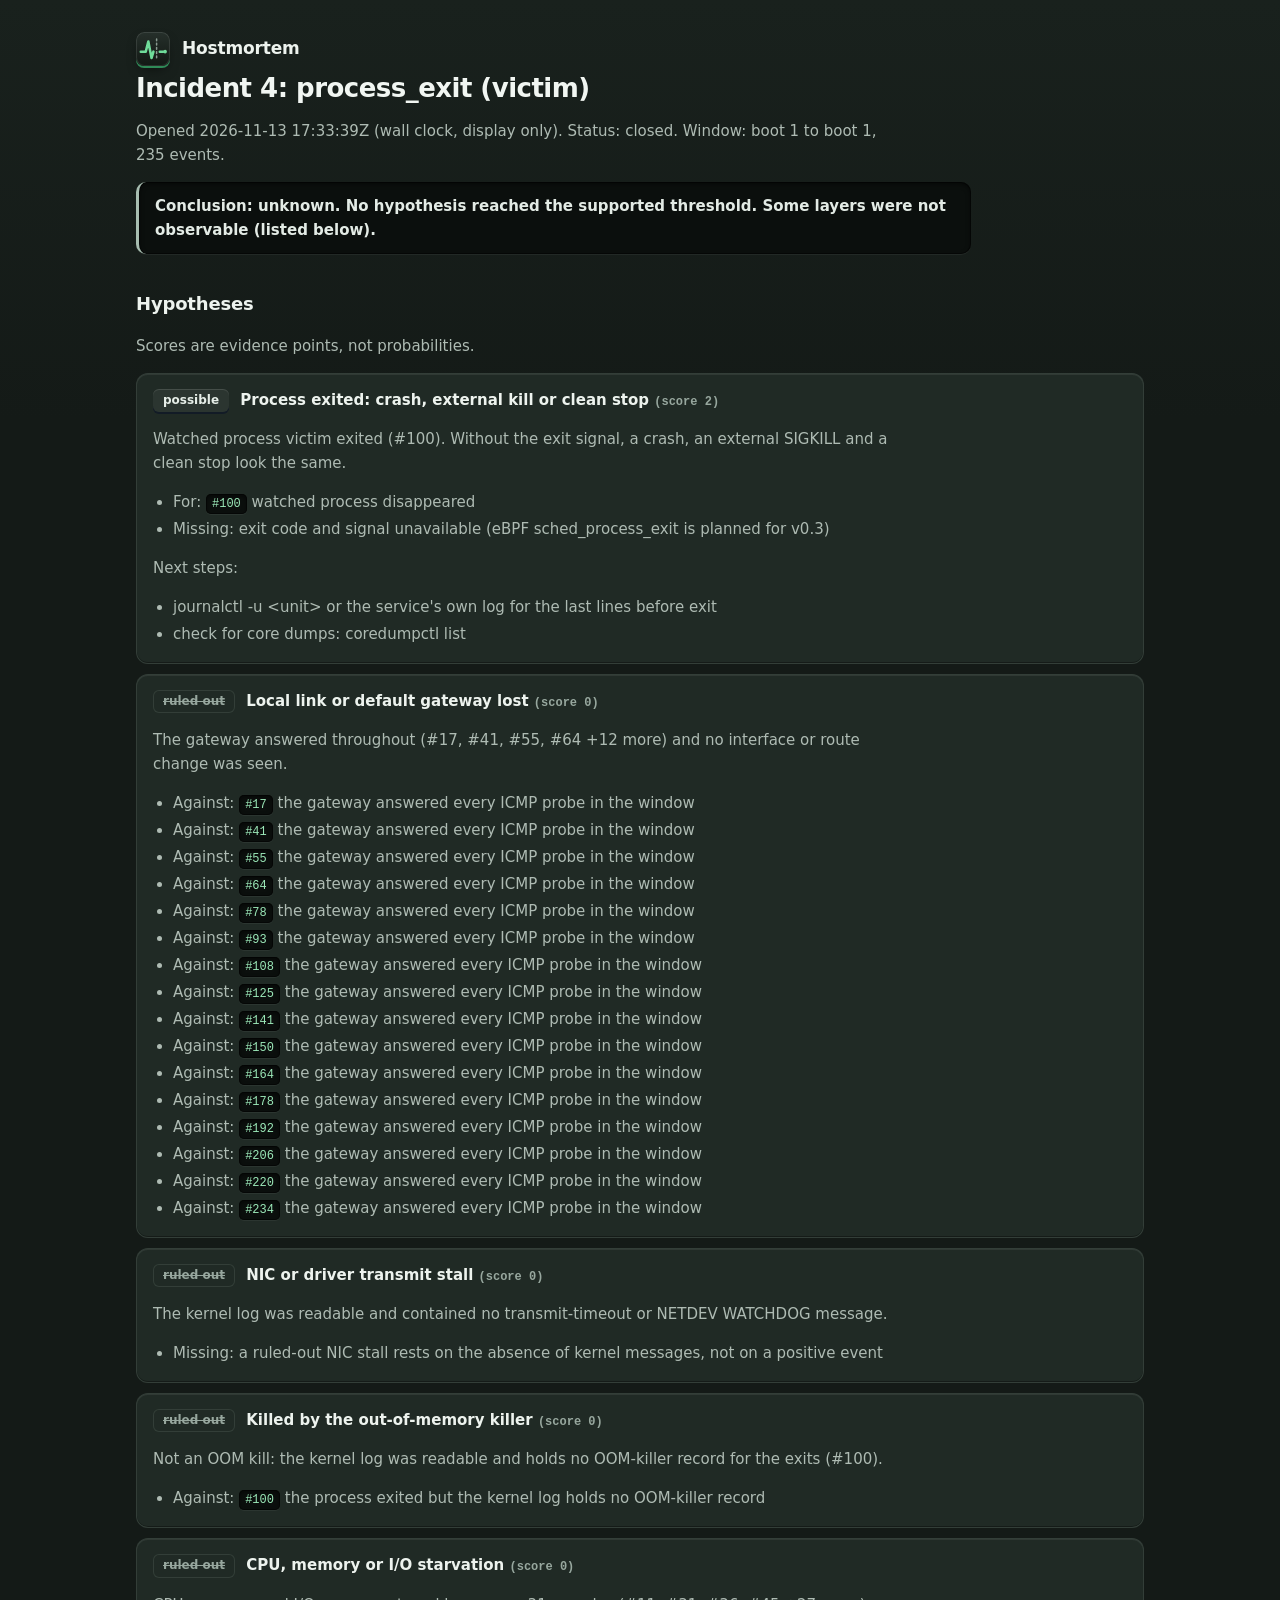
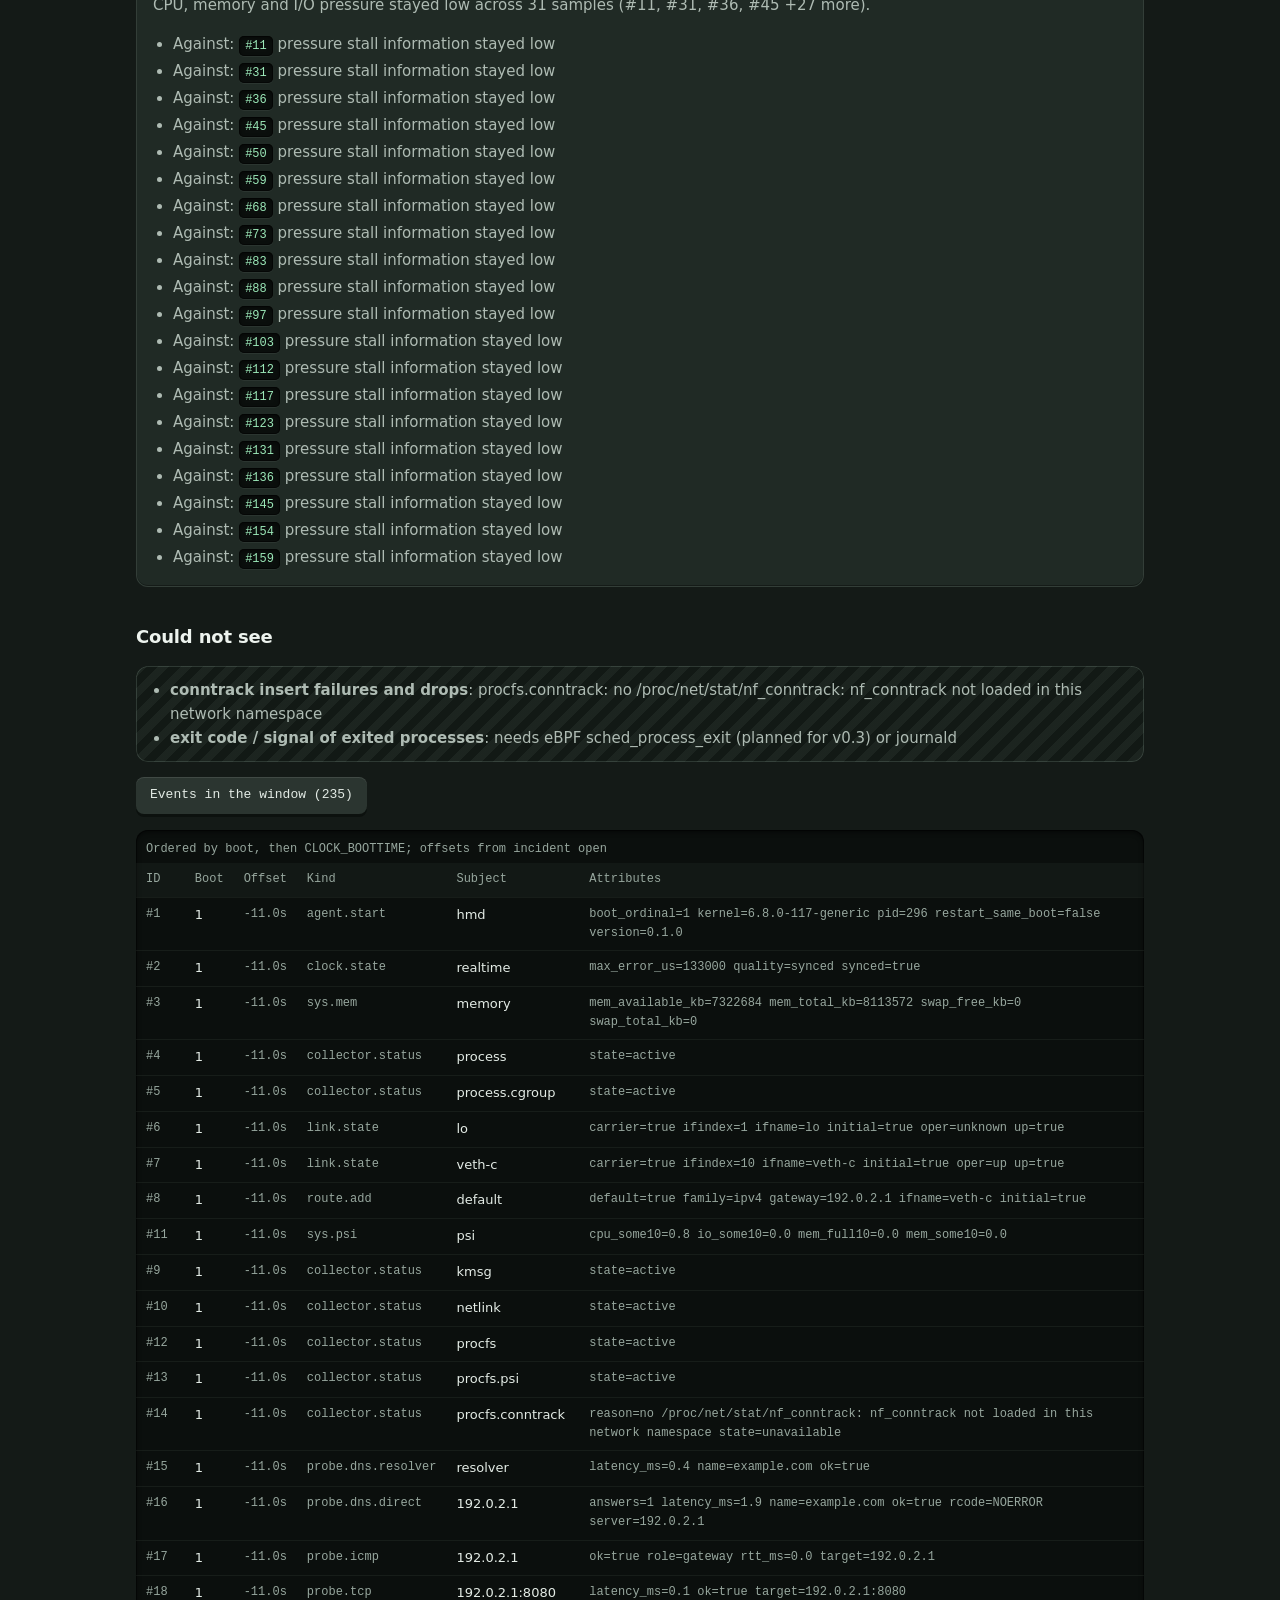
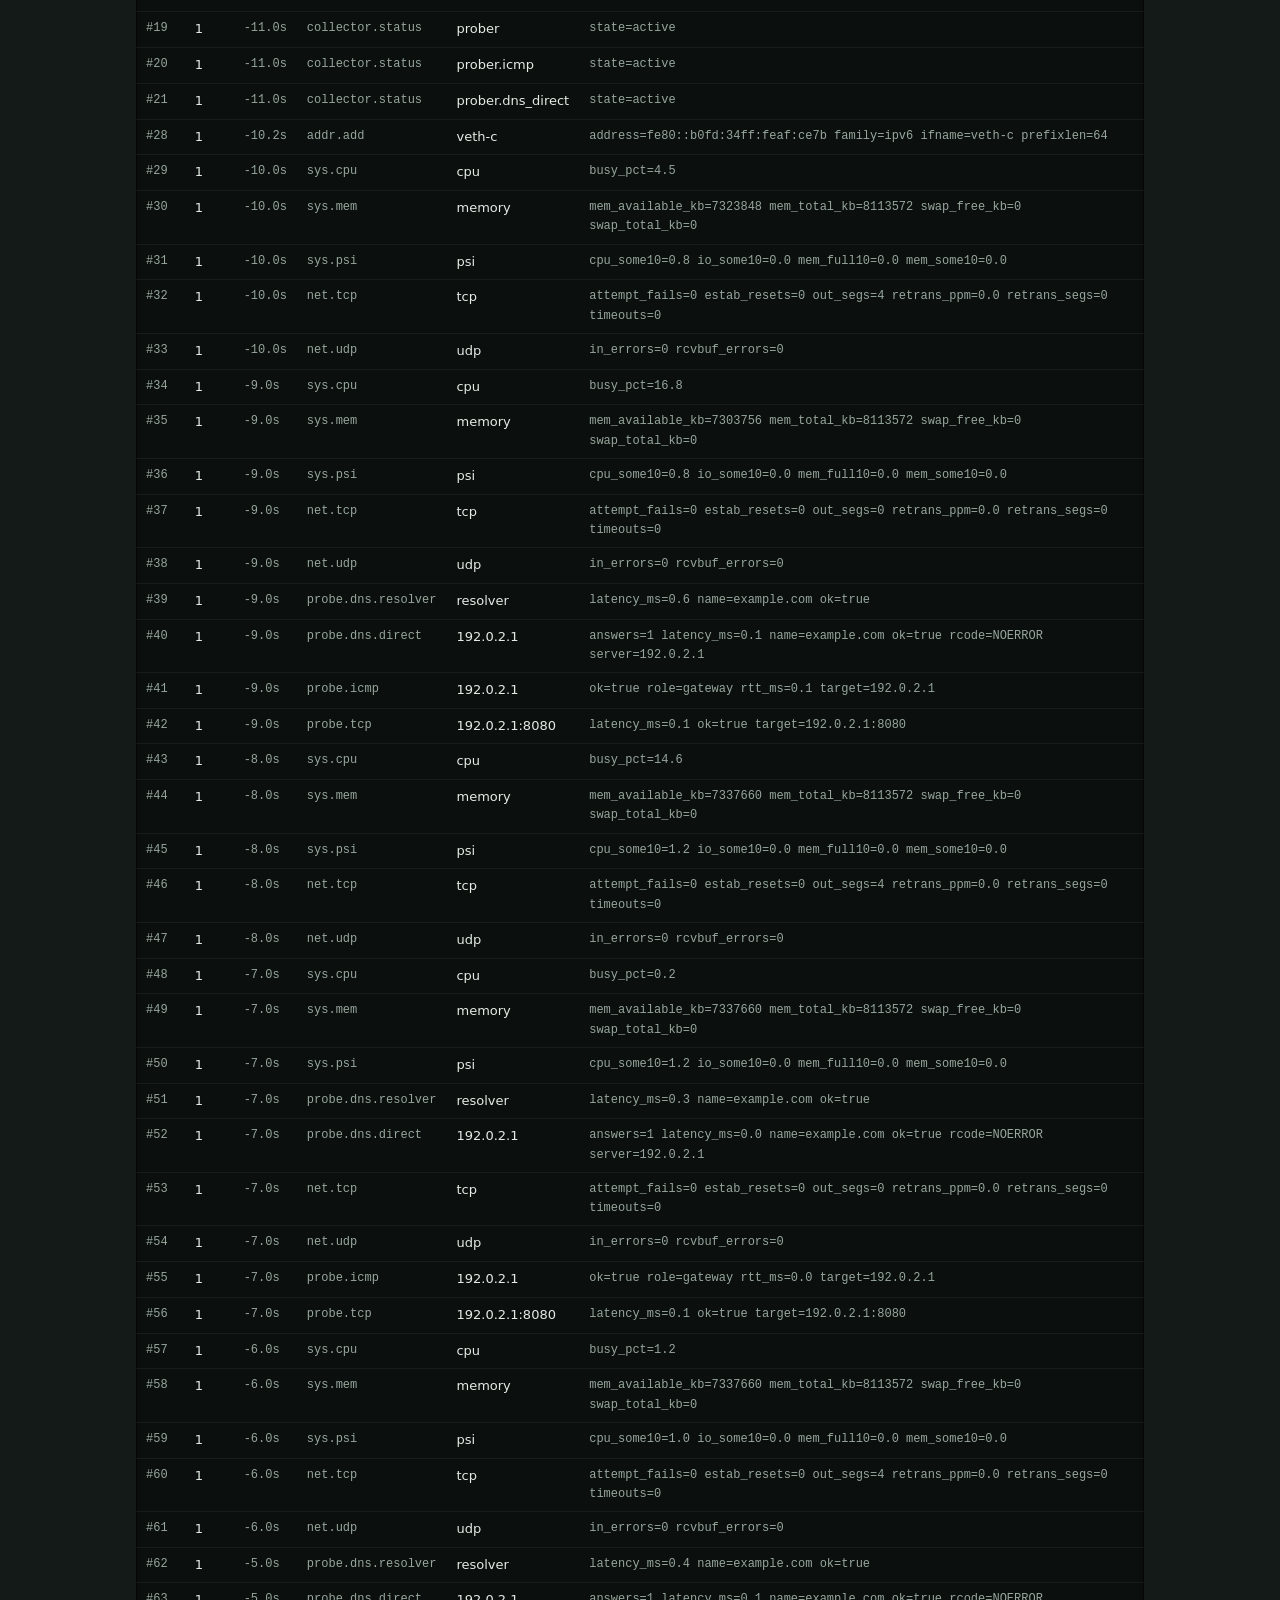
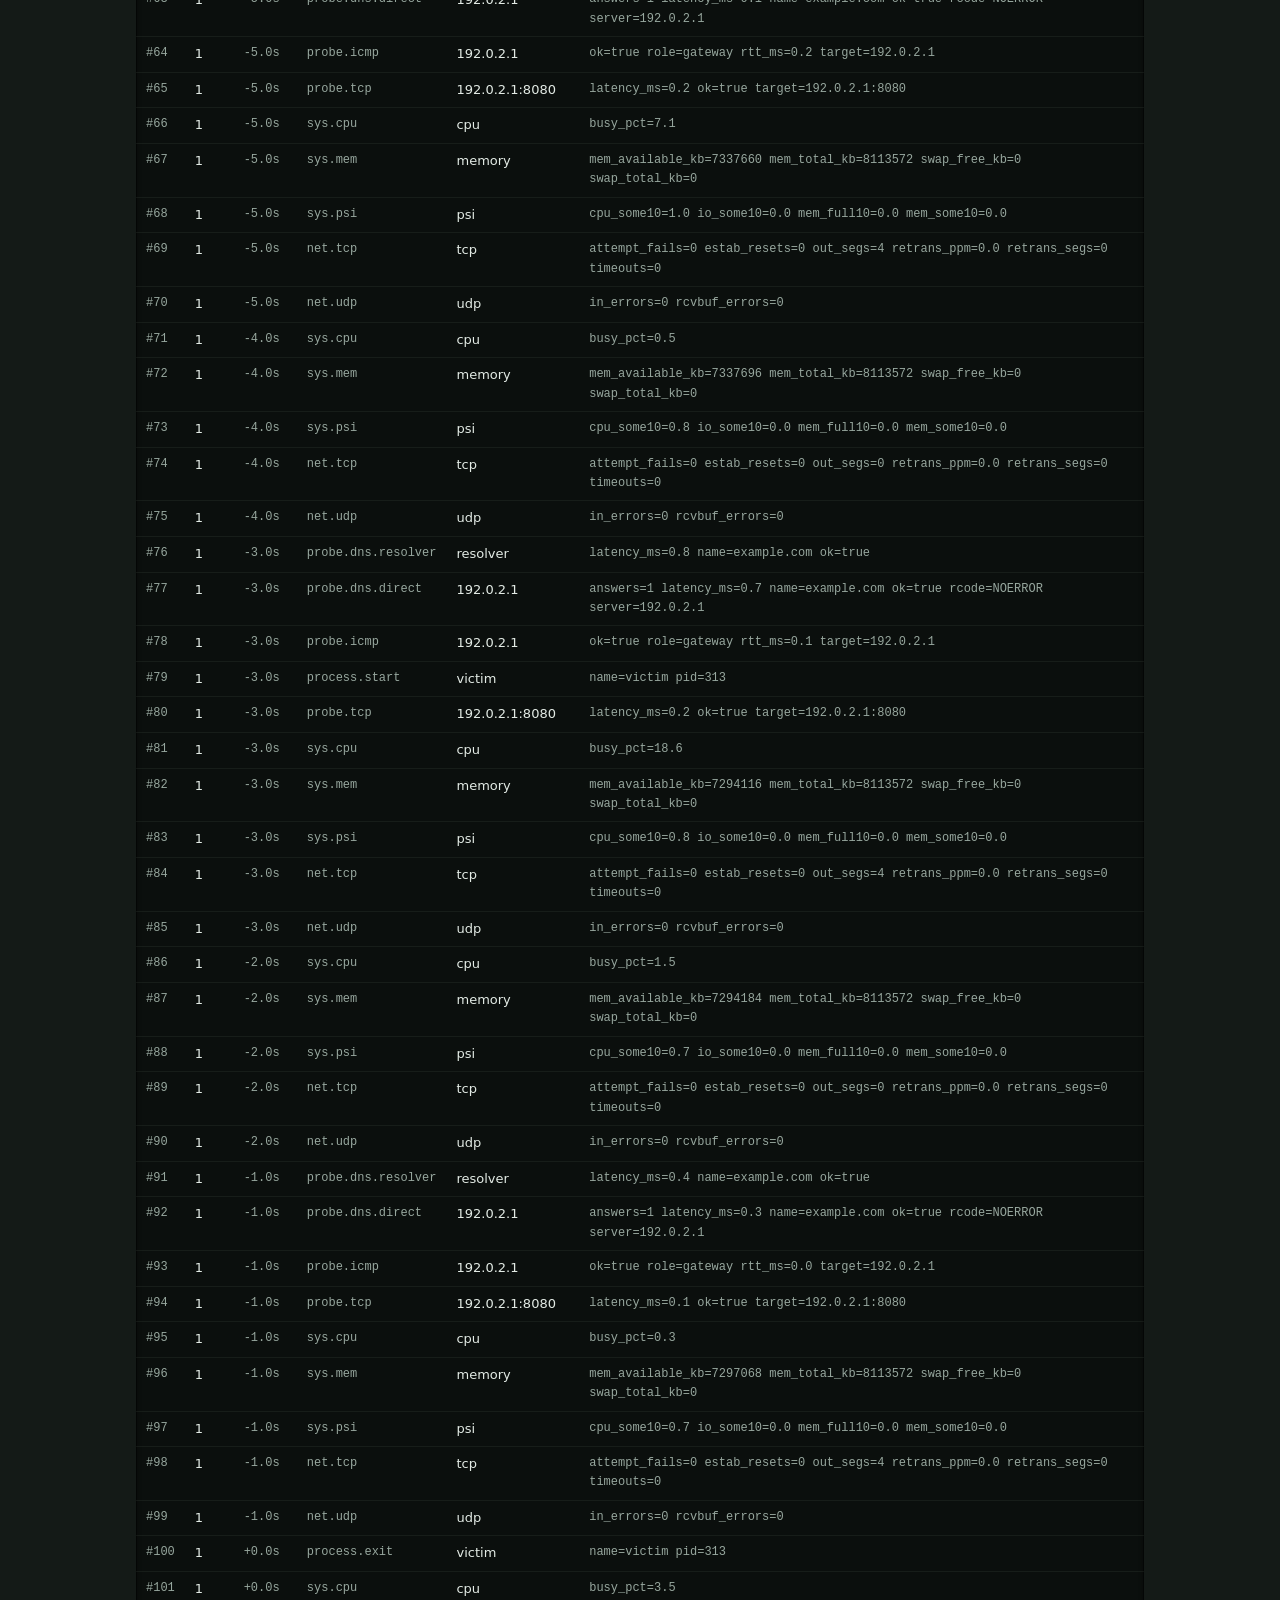
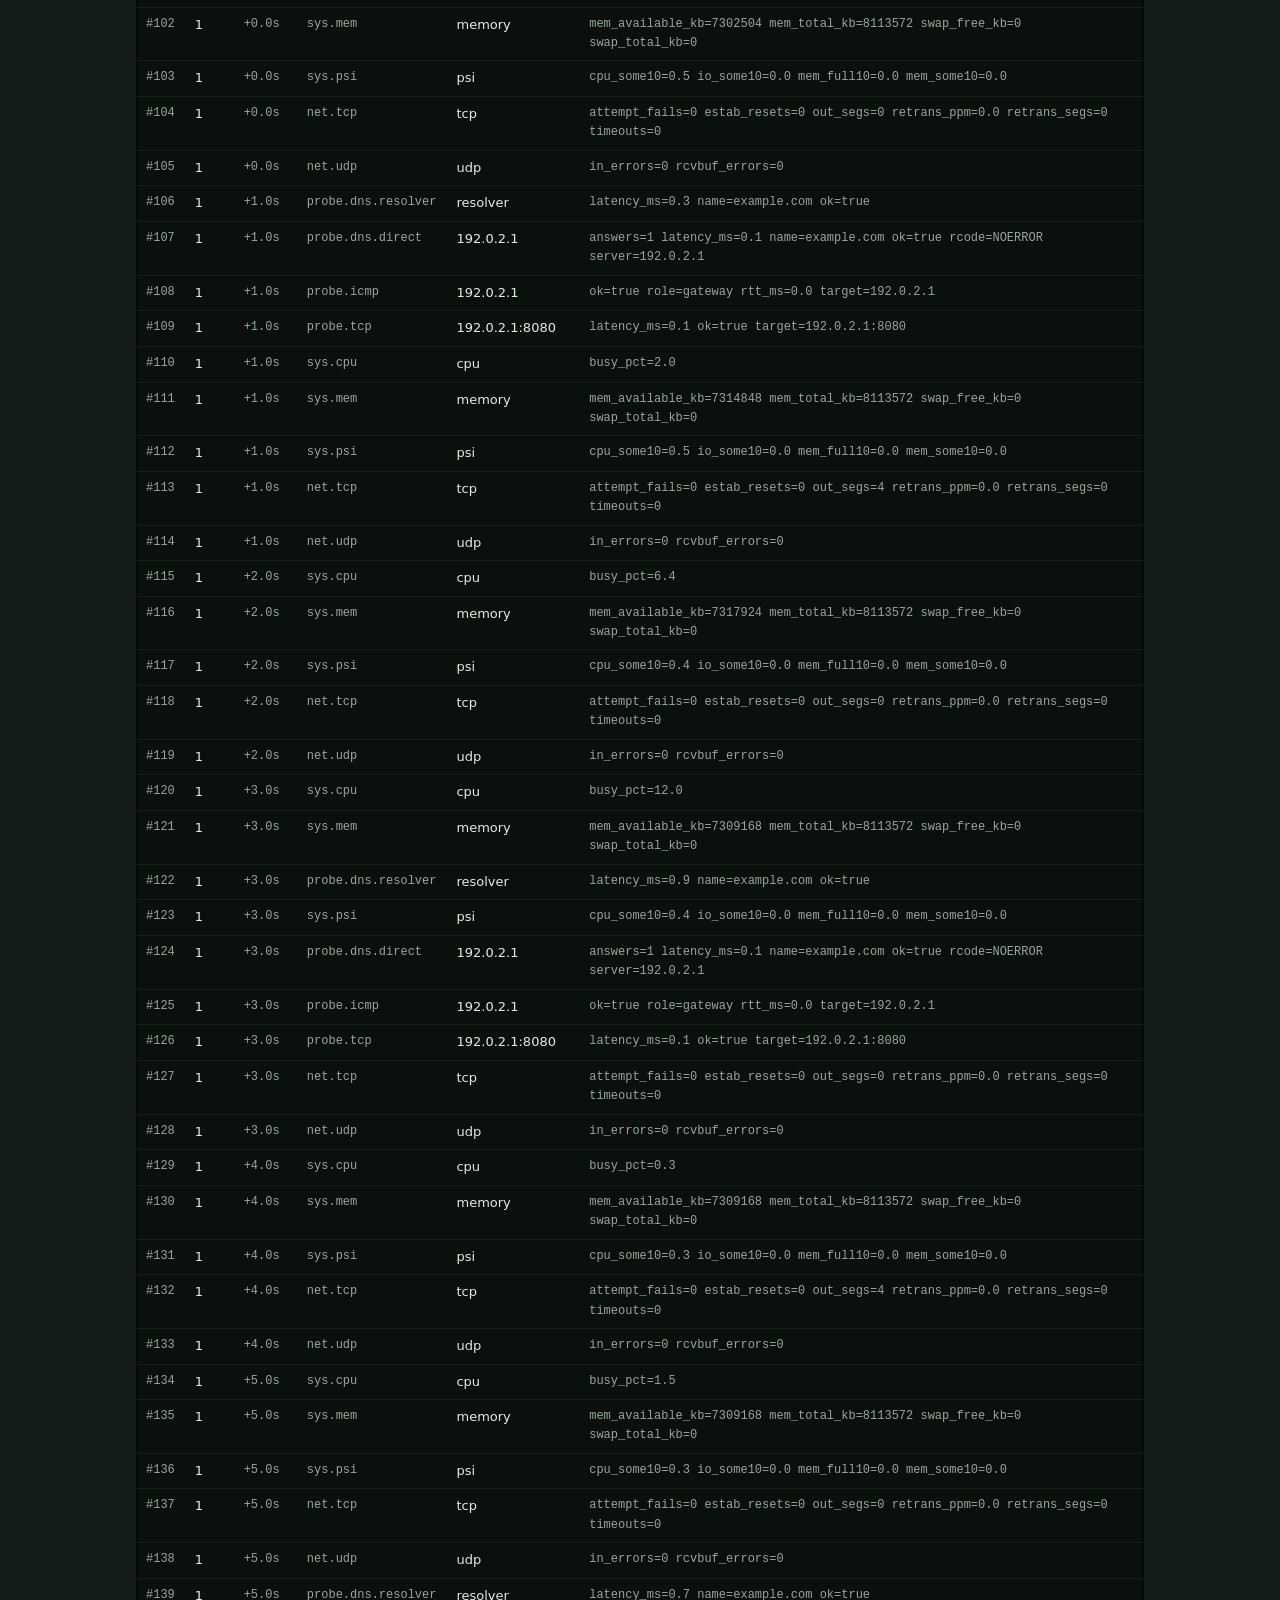
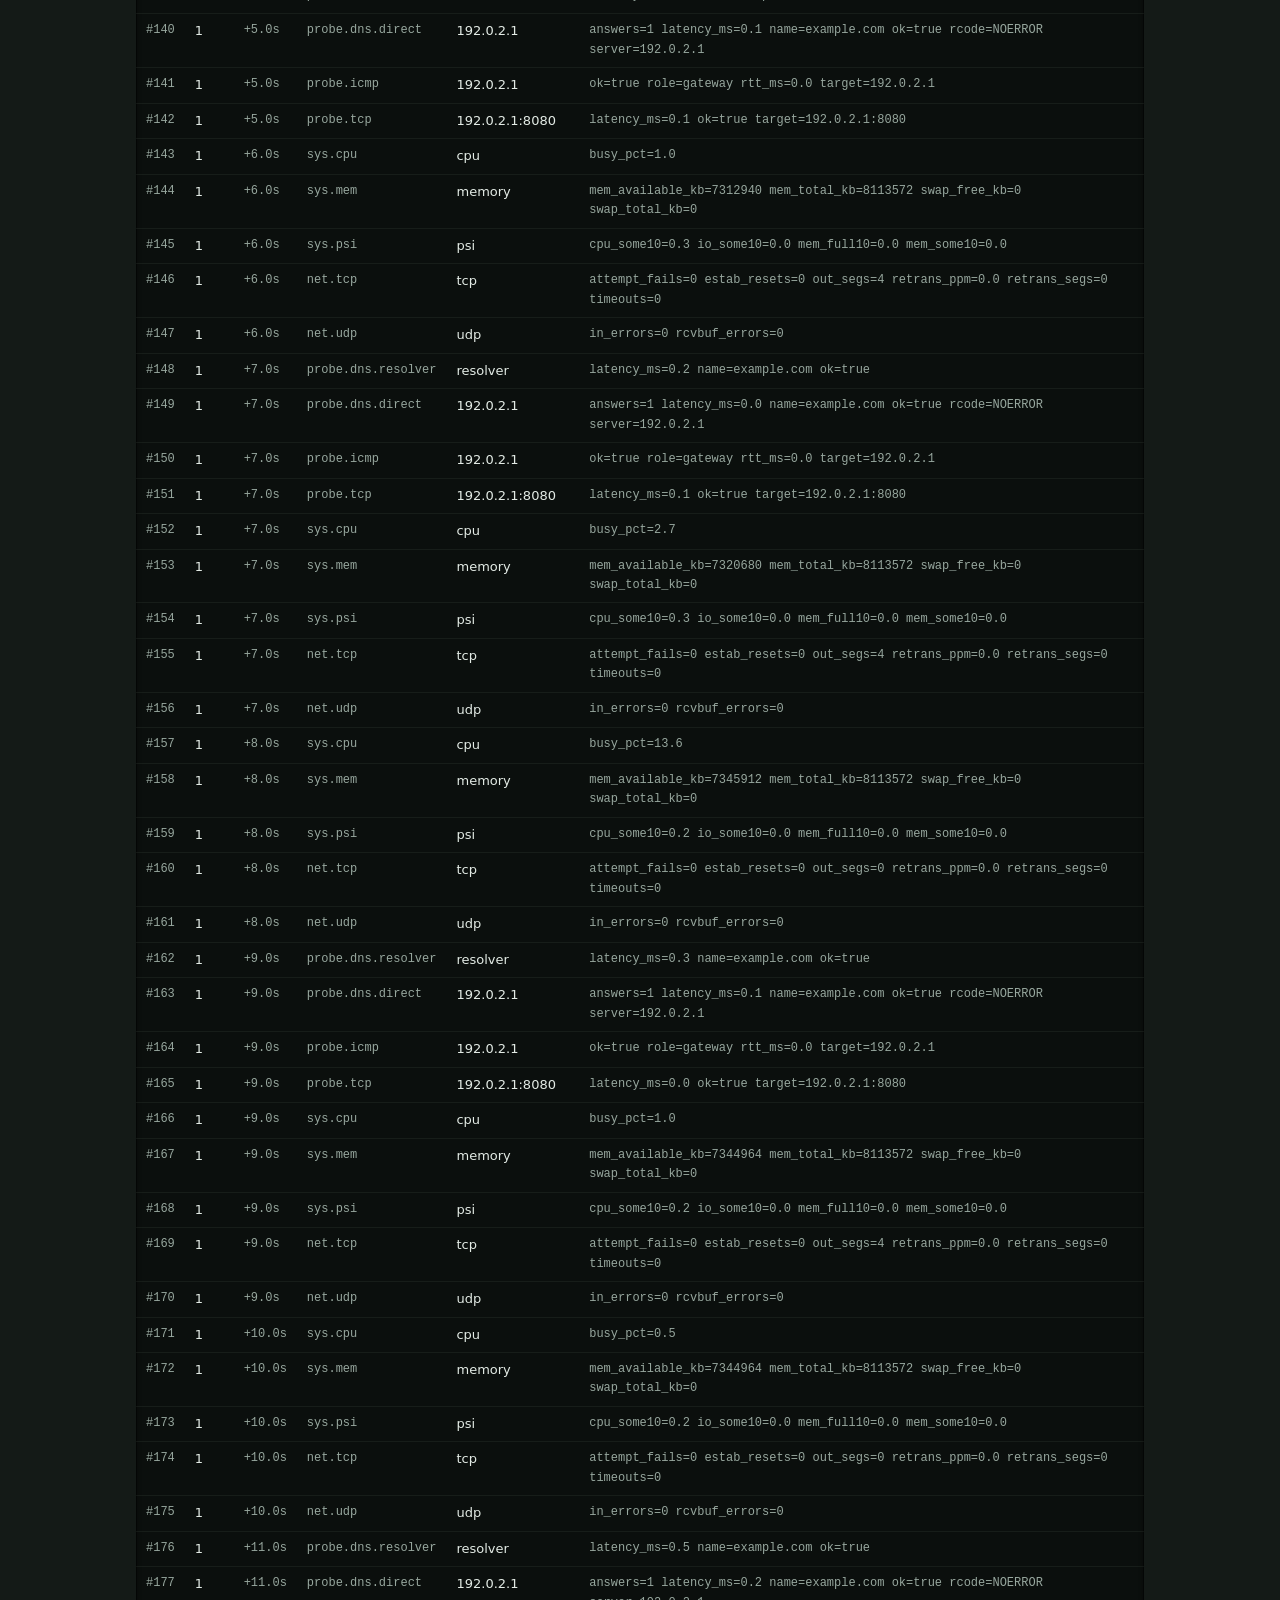
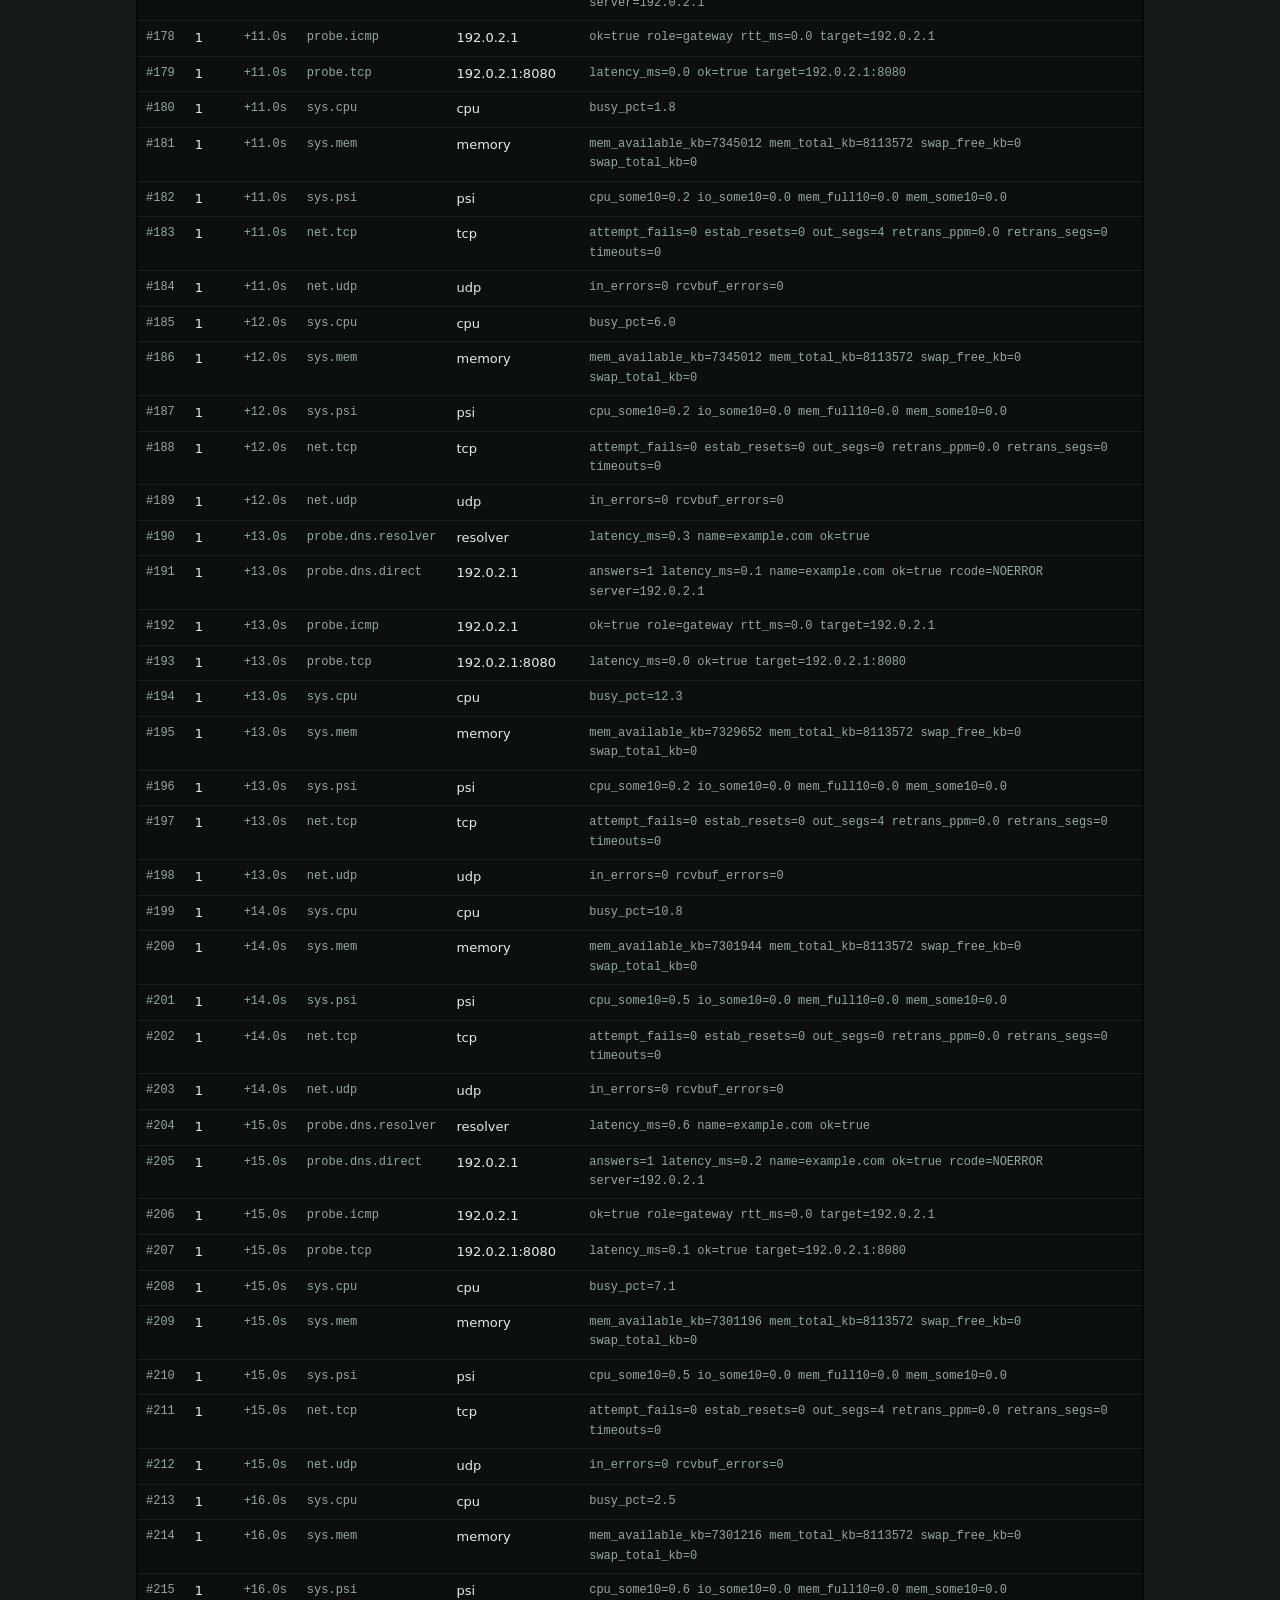
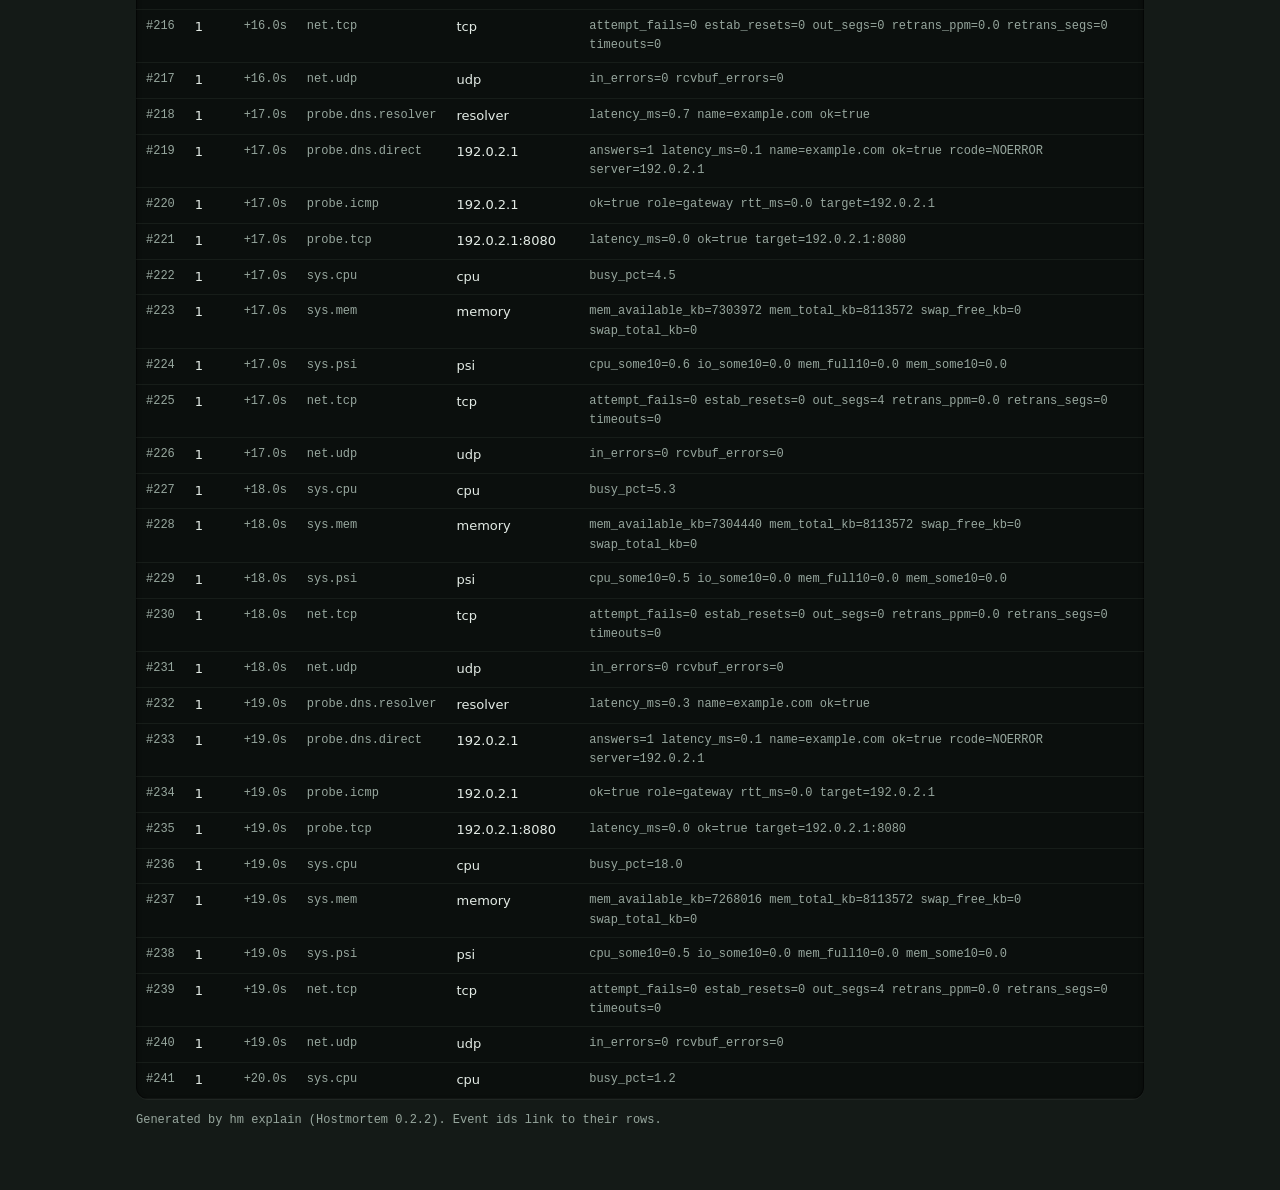
<file: site/reports/kill9.html>
<!doctype html><html lang="en"><head><meta charset="utf-8"><meta http-equiv="Content-Security-Policy" content="default-src 'none'; style-src 'unsafe-inline'"><meta name="viewport" content="width=device-width,initial-scale=1"><meta name="referrer" content="no-referrer"><title>Hostmortem incident 4</title><style>:root{--bg:#141a17;--card:#1c2420;--card2:#202a25;--well:#0b0f0d;--fg:#e3ebe5;--fg2:#aebbb3;--muted:#97a79e;--line:rgba(160,185,170,.14);--acc:#6fdc9a;--acc-ink:#9be8b8;--steel:#a7bdb0;--red:#ff5f6b;--ok:#6fdc9a;--bevel:inset 0 1px 0 rgba(255,255,255,.07),inset 0 -1px 0 rgba(0,0,0,.35);--lift:0 1px 0 rgba(0,0,0,.5),0 10px 24px -12px rgba(0,0,0,.7);--sunk:inset 0 2px 5px rgba(0,0,0,.55),inset 0 0 0 1px rgba(0,0,0,.45),0 1px 0 rgba(255,255,255,.05);color-scheme:dark}*{box-sizing:border-box}body{margin:0 auto;max-width:1040px;padding:28px 16px 48px;color:var(--fg);font:15px/1.6 system-ui,-apple-system,'Segoe UI',sans-serif;background:linear-gradient(180deg,#19211d,var(--bg) 420px)}code,.mono,th,summary,caption{font-family:ui-monospace,SFMono-Regular,Menlo,Consolas,monospace}h1{font-size:26px;line-height:1.15;letter-spacing:-.02em;margin:0 0 10px;color:#f1f6f2}h2{font-size:18px;letter-spacing:-.01em;margin:36px 0 12px;color:#edf3ee}h3,h4{font-size:15px;margin:22px 0 8px;color:#edf3ee}.hyp h3,.hyp h4{margin:0 0 6px}p{color:var(--fg2);max-width:80ch}.mono{font-size:12px;color:var(--muted)}a{color:var(--acc-ink);text-decoration-color:rgba(155,232,184,.4);text-underline-offset:3px}a:hover{color:#fff}a:focus-visible,summary:focus-visible,.wrap:focus-visible{outline:2px solid var(--acc);outline-offset:2px;border-radius:4px}main>section[id]{margin:22px 0;padding:6px 22px 18px;border-radius:18px;background:var(--card);border:1px solid var(--line);box-shadow:var(--bevel),var(--lift)}.hyp{margin:10px 0;padding:14px 16px;border-radius:12px;background:var(--card2);border:1px solid var(--line);box-shadow:var(--bevel)}.hyp ul{margin:8px 0 0;padding-left:20px;color:var(--fg2)}.hyp li{margin:3px 0}.hyp a{font:500 12px/1 ui-monospace,Menlo,monospace;text-decoration:none;padding:3px 6px;border-radius:5px;background:var(--well);box-shadow:var(--sunk)}.hyp a:hover{background:var(--acc);color:#062014}span.v{display:inline-block;padding:2px 10px;border-radius:6px;font-size:12px;font-weight:600;margin-right:6px;vertical-align:1px}span.supported{color:#062014;background:var(--acc);box-shadow:inset 0 1px 0 rgba(255,255,255,.35),0 2px 0 #2f8a57}span.possible{color:#e6eee8;background:#2b3530;box-shadow:inset 0 1px 0 rgba(255,255,255,.12),0 2px 0 #121b26}span.ruled_out{color:var(--muted);background:transparent;box-shadow:inset 0 0 0 1px var(--line);text-decoration:line-through}p.v{font-weight:600;color:var(--fg);padding:12px 16px;border-radius:10px;background:var(--well);box-shadow:var(--sunk)}p.v.supported{border-left:3px solid var(--acc)}p.v.unknown{border-left:3px solid var(--steel)}td.v{font-weight:600}td.supported{color:var(--acc-ink)}td.unknown{color:var(--steel)}.wrap{overflow-x:auto;border-radius:12px;background:var(--well);box-shadow:var(--sunk);margin:10px 0}table{border-collapse:collapse;width:100%;font-size:13px}th,td{text-align:left;padding:7px 10px;border-bottom:1px solid rgba(160,185,170,.08);vertical-align:top}th{font-size:12px;font-weight:500;color:var(--muted);background:rgba(160,185,170,.05)}tbody tr:hover{background:rgba(111,220,154,.05)}tr:target{background:rgba(111,220,154,.13);box-shadow:inset 3px 0 0 var(--acc)}caption{text-align:left;color:var(--muted);font-size:12px;padding:10px 10px 4px}details{margin:14px 0 4px}summary{cursor:pointer;display:inline-block;font-size:13px;padding:8px 14px;border-radius:8px;color:var(--fg);background:#2b3530;box-shadow:inset 0 1px 0 rgba(255,255,255,.10),0 3px 0 #0c110e}summary:active{transform:translateY(2px);box-shadow:inset 0 1px 0 rgba(255,255,255,.08),0 1px 0 #0c110e}details[open] summary{margin-bottom:6px}ul.blind{padding:12px 16px 12px 34px;border-radius:12px;color:var(--fg2);background:repeating-linear-gradient(135deg,rgba(160,185,170,.07) 0 8px,transparent 8px 16px),#121915;box-shadow:inset 0 0 0 1px rgba(160,185,170,.2)}.head{display:flex;align-items:center;gap:12px;margin:4px 0 8px}.head h1{margin:0}.mark{width:34px;height:34px;flex:0 0 auto;border-radius:8px;box-shadow:0 2px 0 #2f8a57,0 6px 14px -6px rgba(0,0,0,.8)}.brand{font-weight:700;font-size:17px;letter-spacing:-.01em;color:#edf3ee}.st{display:inline-flex;align-items:center;gap:7px}.st::before{content:'';width:8px;height:8px;border-radius:50%;box-shadow:inset 0 -1px 1px rgba(0,0,0,.35)}.st-active::before{background:var(--ok)}.st-degraded::before{background:#d6cf5a}.st-unavailable{color:#ffb3b9}.st-unavailable::before{background:var(--red)}.st-unknown::before{background:transparent;box-shadow:inset 0 0 0 1.5px var(--muted)}.banner{padding:12px 16px;border-radius:10px;color:#ffd3d6;background:rgba(255,95,107,.10);box-shadow:inset 0 0 0 1px rgba(255,95,107,.45)}@media print{:root{--bg:#fff;--card:#fff;--card2:#fff;--well:#fff;--fg:#111;--fg2:#333;--muted:#444;--line:#ccc;--acc-ink:#17512f;--steel:#354940;color-scheme:light}body,ul.blind,summary,span.v{background:#fff}h1,h2,h3,h4,.brand,span.v{color:#111}.hyp a,ul.blind,span.v{box-shadow:none}.st-unavailable,.banner{color:#722631}.banner{background:#fff}main>section[id],.hyp,.wrap,p.v,summary{box-shadow:none;border:1px solid #ccc}details>*{display:block}}</style></head><body><main><header class="head"><svg class="mark" viewBox="0 0 32 32" aria-hidden="true"><defs><linearGradient id="hmk" x1="0" y1="0" x2="0" y2="1"><stop offset="0" stop-color="#26302b"/><stop offset="1" stop-color="#121814"/></linearGradient></defs><rect width="32" height="32" rx="8" fill="url(#hmk)"/><rect x=".5" y=".5" width="31" height="31" rx="7.5" fill="none" stroke="#fff" stroke-opacity=".1"/><path d="M4.5 18.5H9.2L11.6 9L14.6 24.5L16.4 18.5M22.4 18.5H25.6" fill="none" stroke="#6fdc9a" stroke-width="2.4" stroke-linecap="round" stroke-linejoin="round"/><path d="M19.4 6.5V25.5" stroke="#8a9a91" stroke-width="1.4" stroke-linecap="round" stroke-dasharray="1.8 2.2"/><circle cx="27.4" cy="18.5" r="1.7" fill="#6fdc9a"/></svg><span class="brand">Hostmortem</span></header><h1>Incident 4: process_exit (victim)</h1><p>Opened 2026-11-13 17:33:39Z (wall clock, display only). Status: closed. Window: boot 1 to boot 1, 235 events.</p><p class="v unknown">Conclusion: unknown. No hypothesis reached the supported threshold. Some layers were not observable (listed below).</p><h2>Hypotheses</h2><p>Scores are evidence points, not probabilities.</p><section class="hyp"><h3><span class="v possible">possible</span> Process exited: crash, external kill or clean stop <span class="mono">(score 2)</span></h3><p>Watched process victim exited (#100). Without the exit signal, a crash, an external SIGKILL and a clean stop look the same.</p><ul><li>For: <a href="#i4e100">#100</a> watched process disappeared</li><li>Missing: exit code and signal unavailable (eBPF sched_process_exit is planned for v0.3)</li></ul><p>Next steps:</p><ul><li>journalctl -u &lt;unit&gt; or the service&#39;s own log for the last lines before exit</li><li>check for core dumps: coredumpctl list</li></ul></section><section class="hyp"><h3><span class="v ruled_out">ruled out</span> Local link or default gateway lost <span class="mono">(score 0)</span></h3><p>The gateway answered throughout (#17, #41, #55, #64 +12 more) and no interface or route change was seen.</p><ul><li>Against: <a href="#i4e17">#17</a> the gateway answered every ICMP probe in the window</li><li>Against: <a href="#i4e41">#41</a> the gateway answered every ICMP probe in the window</li><li>Against: <a href="#i4e55">#55</a> the gateway answered every ICMP probe in the window</li><li>Against: <a href="#i4e64">#64</a> the gateway answered every ICMP probe in the window</li><li>Against: <a href="#i4e78">#78</a> the gateway answered every ICMP probe in the window</li><li>Against: <a href="#i4e93">#93</a> the gateway answered every ICMP probe in the window</li><li>Against: <a href="#i4e108">#108</a> the gateway answered every ICMP probe in the window</li><li>Against: <a href="#i4e125">#125</a> the gateway answered every ICMP probe in the window</li><li>Against: <a href="#i4e141">#141</a> the gateway answered every ICMP probe in the window</li><li>Against: <a href="#i4e150">#150</a> the gateway answered every ICMP probe in the window</li><li>Against: <a href="#i4e164">#164</a> the gateway answered every ICMP probe in the window</li><li>Against: <a href="#i4e178">#178</a> the gateway answered every ICMP probe in the window</li><li>Against: <a href="#i4e192">#192</a> the gateway answered every ICMP probe in the window</li><li>Against: <a href="#i4e206">#206</a> the gateway answered every ICMP probe in the window</li><li>Against: <a href="#i4e220">#220</a> the gateway answered every ICMP probe in the window</li><li>Against: <a href="#i4e234">#234</a> the gateway answered every ICMP probe in the window</li></ul></section><section class="hyp"><h3><span class="v ruled_out">ruled out</span> NIC or driver transmit stall <span class="mono">(score 0)</span></h3><p>The kernel log was readable and contained no transmit-timeout or NETDEV WATCHDOG message.</p><ul><li>Missing: a ruled-out NIC stall rests on the absence of kernel messages, not on a positive event</li></ul></section><section class="hyp"><h3><span class="v ruled_out">ruled out</span> Killed by the out-of-memory killer <span class="mono">(score 0)</span></h3><p>Not an OOM kill: the kernel log was readable and holds no OOM-killer record for the exits (#100).</p><ul><li>Against: <a href="#i4e100">#100</a> the process exited but the kernel log holds no OOM-killer record</li></ul></section><section class="hyp"><h3><span class="v ruled_out">ruled out</span> CPU, memory or I/O starvation <span class="mono">(score 0)</span></h3><p>CPU, memory and I/O pressure stayed low across 31 samples (#11, #31, #36, #45 +27 more).</p><ul><li>Against: <a href="#i4e11">#11</a> pressure stall information stayed low</li><li>Against: <a href="#i4e31">#31</a> pressure stall information stayed low</li><li>Against: <a href="#i4e36">#36</a> pressure stall information stayed low</li><li>Against: <a href="#i4e45">#45</a> pressure stall information stayed low</li><li>Against: <a href="#i4e50">#50</a> pressure stall information stayed low</li><li>Against: <a href="#i4e59">#59</a> pressure stall information stayed low</li><li>Against: <a href="#i4e68">#68</a> pressure stall information stayed low</li><li>Against: <a href="#i4e73">#73</a> pressure stall information stayed low</li><li>Against: <a href="#i4e83">#83</a> pressure stall information stayed low</li><li>Against: <a href="#i4e88">#88</a> pressure stall information stayed low</li><li>Against: <a href="#i4e97">#97</a> pressure stall information stayed low</li><li>Against: <a href="#i4e103">#103</a> pressure stall information stayed low</li><li>Against: <a href="#i4e112">#112</a> pressure stall information stayed low</li><li>Against: <a href="#i4e117">#117</a> pressure stall information stayed low</li><li>Against: <a href="#i4e123">#123</a> pressure stall information stayed low</li><li>Against: <a href="#i4e131">#131</a> pressure stall information stayed low</li><li>Against: <a href="#i4e136">#136</a> pressure stall information stayed low</li><li>Against: <a href="#i4e145">#145</a> pressure stall information stayed low</li><li>Against: <a href="#i4e154">#154</a> pressure stall information stayed low</li><li>Against: <a href="#i4e159">#159</a> pressure stall information stayed low</li></ul></section><h2>Could not see</h2><ul class="blind"><li><strong>conntrack insert failures and drops</strong>: procfs.conntrack: no /proc/net/stat/nf_conntrack: nf_conntrack not loaded in this network namespace</li><li><strong>exit code / signal of exited processes</strong>: needs eBPF sched_process_exit (planned for v0.3) or journald</li></ul><details open><summary>Events in the window (235)</summary><div class="wrap" role="region" tabindex="0" aria-label="Events in the window"><table><caption>Ordered by boot, then CLOCK_BOOTTIME; offsets from incident open</caption><thead><tr><th scope="col">ID</th><th scope="col">Boot</th><th scope="col">Offset</th><th scope="col">Kind</th><th scope="col">Subject</th><th scope="col">Attributes</th></tr></thead><tbody><tr id="i4e1"><td class="mono">#1</td><td>1</td><td class="mono">    -11.0s</td><td class="mono">agent.start</td><td>hmd</td><td class="mono">boot_ordinal=1 kernel=6.8.0-117-generic pid=296 restart_same_boot=false version=0.1.0</td></tr><tr id="i4e2"><td class="mono">#2</td><td>1</td><td class="mono">    -11.0s</td><td class="mono">clock.state</td><td>realtime</td><td class="mono">max_error_us=133000 quality=synced synced=true</td></tr><tr id="i4e3"><td class="mono">#3</td><td>1</td><td class="mono">    -11.0s</td><td class="mono">sys.mem</td><td>memory</td><td class="mono">mem_available_kb=7322684 mem_total_kb=8113572 swap_free_kb=0 swap_total_kb=0</td></tr><tr id="i4e4"><td class="mono">#4</td><td>1</td><td class="mono">    -11.0s</td><td class="mono">collector.status</td><td>process</td><td class="mono">state=active</td></tr><tr id="i4e5"><td class="mono">#5</td><td>1</td><td class="mono">    -11.0s</td><td class="mono">collector.status</td><td>process.cgroup</td><td class="mono">state=active</td></tr><tr id="i4e6"><td class="mono">#6</td><td>1</td><td class="mono">    -11.0s</td><td class="mono">link.state</td><td>lo</td><td class="mono">carrier=true ifindex=1 ifname=lo initial=true oper=unknown up=true</td></tr><tr id="i4e7"><td class="mono">#7</td><td>1</td><td class="mono">    -11.0s</td><td class="mono">link.state</td><td>veth-c</td><td class="mono">carrier=true ifindex=10 ifname=veth-c initial=true oper=up up=true</td></tr><tr id="i4e8"><td class="mono">#8</td><td>1</td><td class="mono">    -11.0s</td><td class="mono">route.add</td><td>default</td><td class="mono">default=true family=ipv4 gateway=192.0.2.1 ifname=veth-c initial=true</td></tr><tr id="i4e11"><td class="mono">#11</td><td>1</td><td class="mono">    -11.0s</td><td class="mono">sys.psi</td><td>psi</td><td class="mono">cpu_some10=0.8 io_some10=0.0 mem_full10=0.0 mem_some10=0.0</td></tr><tr id="i4e9"><td class="mono">#9</td><td>1</td><td class="mono">    -11.0s</td><td class="mono">collector.status</td><td>kmsg</td><td class="mono">state=active</td></tr><tr id="i4e10"><td class="mono">#10</td><td>1</td><td class="mono">    -11.0s</td><td class="mono">collector.status</td><td>netlink</td><td class="mono">state=active</td></tr><tr id="i4e12"><td class="mono">#12</td><td>1</td><td class="mono">    -11.0s</td><td class="mono">collector.status</td><td>procfs</td><td class="mono">state=active</td></tr><tr id="i4e13"><td class="mono">#13</td><td>1</td><td class="mono">    -11.0s</td><td class="mono">collector.status</td><td>procfs.psi</td><td class="mono">state=active</td></tr><tr id="i4e14"><td class="mono">#14</td><td>1</td><td class="mono">    -11.0s</td><td class="mono">collector.status</td><td>procfs.conntrack</td><td class="mono">reason=no /proc/net/stat/nf_conntrack: nf_conntrack not loaded in this network namespace state=unavailable</td></tr><tr id="i4e15"><td class="mono">#15</td><td>1</td><td class="mono">    -11.0s</td><td class="mono">probe.dns.resolver</td><td>resolver</td><td class="mono">latency_ms=0.4 name=example.com ok=true</td></tr><tr id="i4e16"><td class="mono">#16</td><td>1</td><td class="mono">    -11.0s</td><td class="mono">probe.dns.direct</td><td>192.0.2.1</td><td class="mono">answers=1 latency_ms=1.9 name=example.com ok=true rcode=NOERROR server=192.0.2.1</td></tr><tr id="i4e17"><td class="mono">#17</td><td>1</td><td class="mono">    -11.0s</td><td class="mono">probe.icmp</td><td>192.0.2.1</td><td class="mono">ok=true role=gateway rtt_ms=0.0 target=192.0.2.1</td></tr><tr id="i4e18"><td class="mono">#18</td><td>1</td><td class="mono">    -11.0s</td><td class="mono">probe.tcp</td><td>192.0.2.1:8080</td><td class="mono">latency_ms=0.1 ok=true target=192.0.2.1:8080</td></tr><tr id="i4e19"><td class="mono">#19</td><td>1</td><td class="mono">    -11.0s</td><td class="mono">collector.status</td><td>prober</td><td class="mono">state=active</td></tr><tr id="i4e20"><td class="mono">#20</td><td>1</td><td class="mono">    -11.0s</td><td class="mono">collector.status</td><td>prober.icmp</td><td class="mono">state=active</td></tr><tr id="i4e21"><td class="mono">#21</td><td>1</td><td class="mono">    -11.0s</td><td class="mono">collector.status</td><td>prober.dns_direct</td><td class="mono">state=active</td></tr><tr id="i4e28"><td class="mono">#28</td><td>1</td><td class="mono">    -10.2s</td><td class="mono">addr.add</td><td>veth-c</td><td class="mono">address=fe80::b0fd:34ff:feaf:ce7b family=ipv6 ifname=veth-c prefixlen=64</td></tr><tr id="i4e29"><td class="mono">#29</td><td>1</td><td class="mono">    -10.0s</td><td class="mono">sys.cpu</td><td>cpu</td><td class="mono">busy_pct=4.5</td></tr><tr id="i4e30"><td class="mono">#30</td><td>1</td><td class="mono">    -10.0s</td><td class="mono">sys.mem</td><td>memory</td><td class="mono">mem_available_kb=7323848 mem_total_kb=8113572 swap_free_kb=0 swap_total_kb=0</td></tr><tr id="i4e31"><td class="mono">#31</td><td>1</td><td class="mono">    -10.0s</td><td class="mono">sys.psi</td><td>psi</td><td class="mono">cpu_some10=0.8 io_some10=0.0 mem_full10=0.0 mem_some10=0.0</td></tr><tr id="i4e32"><td class="mono">#32</td><td>1</td><td class="mono">    -10.0s</td><td class="mono">net.tcp</td><td>tcp</td><td class="mono">attempt_fails=0 estab_resets=0 out_segs=4 retrans_ppm=0.0 retrans_segs=0 timeouts=0</td></tr><tr id="i4e33"><td class="mono">#33</td><td>1</td><td class="mono">    -10.0s</td><td class="mono">net.udp</td><td>udp</td><td class="mono">in_errors=0 rcvbuf_errors=0</td></tr><tr id="i4e34"><td class="mono">#34</td><td>1</td><td class="mono">     -9.0s</td><td class="mono">sys.cpu</td><td>cpu</td><td class="mono">busy_pct=16.8</td></tr><tr id="i4e35"><td class="mono">#35</td><td>1</td><td class="mono">     -9.0s</td><td class="mono">sys.mem</td><td>memory</td><td class="mono">mem_available_kb=7303756 mem_total_kb=8113572 swap_free_kb=0 swap_total_kb=0</td></tr><tr id="i4e36"><td class="mono">#36</td><td>1</td><td class="mono">     -9.0s</td><td class="mono">sys.psi</td><td>psi</td><td class="mono">cpu_some10=0.8 io_some10=0.0 mem_full10=0.0 mem_some10=0.0</td></tr><tr id="i4e37"><td class="mono">#37</td><td>1</td><td class="mono">     -9.0s</td><td class="mono">net.tcp</td><td>tcp</td><td class="mono">attempt_fails=0 estab_resets=0 out_segs=0 retrans_ppm=0.0 retrans_segs=0 timeouts=0</td></tr><tr id="i4e38"><td class="mono">#38</td><td>1</td><td class="mono">     -9.0s</td><td class="mono">net.udp</td><td>udp</td><td class="mono">in_errors=0 rcvbuf_errors=0</td></tr><tr id="i4e39"><td class="mono">#39</td><td>1</td><td class="mono">     -9.0s</td><td class="mono">probe.dns.resolver</td><td>resolver</td><td class="mono">latency_ms=0.6 name=example.com ok=true</td></tr><tr id="i4e40"><td class="mono">#40</td><td>1</td><td class="mono">     -9.0s</td><td class="mono">probe.dns.direct</td><td>192.0.2.1</td><td class="mono">answers=1 latency_ms=0.1 name=example.com ok=true rcode=NOERROR server=192.0.2.1</td></tr><tr id="i4e41"><td class="mono">#41</td><td>1</td><td class="mono">     -9.0s</td><td class="mono">probe.icmp</td><td>192.0.2.1</td><td class="mono">ok=true role=gateway rtt_ms=0.1 target=192.0.2.1</td></tr><tr id="i4e42"><td class="mono">#42</td><td>1</td><td class="mono">     -9.0s</td><td class="mono">probe.tcp</td><td>192.0.2.1:8080</td><td class="mono">latency_ms=0.1 ok=true target=192.0.2.1:8080</td></tr><tr id="i4e43"><td class="mono">#43</td><td>1</td><td class="mono">     -8.0s</td><td class="mono">sys.cpu</td><td>cpu</td><td class="mono">busy_pct=14.6</td></tr><tr id="i4e44"><td class="mono">#44</td><td>1</td><td class="mono">     -8.0s</td><td class="mono">sys.mem</td><td>memory</td><td class="mono">mem_available_kb=7337660 mem_total_kb=8113572 swap_free_kb=0 swap_total_kb=0</td></tr><tr id="i4e45"><td class="mono">#45</td><td>1</td><td class="mono">     -8.0s</td><td class="mono">sys.psi</td><td>psi</td><td class="mono">cpu_some10=1.2 io_some10=0.0 mem_full10=0.0 mem_some10=0.0</td></tr><tr id="i4e46"><td class="mono">#46</td><td>1</td><td class="mono">     -8.0s</td><td class="mono">net.tcp</td><td>tcp</td><td class="mono">attempt_fails=0 estab_resets=0 out_segs=4 retrans_ppm=0.0 retrans_segs=0 timeouts=0</td></tr><tr id="i4e47"><td class="mono">#47</td><td>1</td><td class="mono">     -8.0s</td><td class="mono">net.udp</td><td>udp</td><td class="mono">in_errors=0 rcvbuf_errors=0</td></tr><tr id="i4e48"><td class="mono">#48</td><td>1</td><td class="mono">     -7.0s</td><td class="mono">sys.cpu</td><td>cpu</td><td class="mono">busy_pct=0.2</td></tr><tr id="i4e49"><td class="mono">#49</td><td>1</td><td class="mono">     -7.0s</td><td class="mono">sys.mem</td><td>memory</td><td class="mono">mem_available_kb=7337660 mem_total_kb=8113572 swap_free_kb=0 swap_total_kb=0</td></tr><tr id="i4e50"><td class="mono">#50</td><td>1</td><td class="mono">     -7.0s</td><td class="mono">sys.psi</td><td>psi</td><td class="mono">cpu_some10=1.2 io_some10=0.0 mem_full10=0.0 mem_some10=0.0</td></tr><tr id="i4e51"><td class="mono">#51</td><td>1</td><td class="mono">     -7.0s</td><td class="mono">probe.dns.resolver</td><td>resolver</td><td class="mono">latency_ms=0.3 name=example.com ok=true</td></tr><tr id="i4e52"><td class="mono">#52</td><td>1</td><td class="mono">     -7.0s</td><td class="mono">probe.dns.direct</td><td>192.0.2.1</td><td class="mono">answers=1 latency_ms=0.0 name=example.com ok=true rcode=NOERROR server=192.0.2.1</td></tr><tr id="i4e53"><td class="mono">#53</td><td>1</td><td class="mono">     -7.0s</td><td class="mono">net.tcp</td><td>tcp</td><td class="mono">attempt_fails=0 estab_resets=0 out_segs=0 retrans_ppm=0.0 retrans_segs=0 timeouts=0</td></tr><tr id="i4e54"><td class="mono">#54</td><td>1</td><td class="mono">     -7.0s</td><td class="mono">net.udp</td><td>udp</td><td class="mono">in_errors=0 rcvbuf_errors=0</td></tr><tr id="i4e55"><td class="mono">#55</td><td>1</td><td class="mono">     -7.0s</td><td class="mono">probe.icmp</td><td>192.0.2.1</td><td class="mono">ok=true role=gateway rtt_ms=0.0 target=192.0.2.1</td></tr><tr id="i4e56"><td class="mono">#56</td><td>1</td><td class="mono">     -7.0s</td><td class="mono">probe.tcp</td><td>192.0.2.1:8080</td><td class="mono">latency_ms=0.1 ok=true target=192.0.2.1:8080</td></tr><tr id="i4e57"><td class="mono">#57</td><td>1</td><td class="mono">     -6.0s</td><td class="mono">sys.cpu</td><td>cpu</td><td class="mono">busy_pct=1.2</td></tr><tr id="i4e58"><td class="mono">#58</td><td>1</td><td class="mono">     -6.0s</td><td class="mono">sys.mem</td><td>memory</td><td class="mono">mem_available_kb=7337660 mem_total_kb=8113572 swap_free_kb=0 swap_total_kb=0</td></tr><tr id="i4e59"><td class="mono">#59</td><td>1</td><td class="mono">     -6.0s</td><td class="mono">sys.psi</td><td>psi</td><td class="mono">cpu_some10=1.0 io_some10=0.0 mem_full10=0.0 mem_some10=0.0</td></tr><tr id="i4e60"><td class="mono">#60</td><td>1</td><td class="mono">     -6.0s</td><td class="mono">net.tcp</td><td>tcp</td><td class="mono">attempt_fails=0 estab_resets=0 out_segs=4 retrans_ppm=0.0 retrans_segs=0 timeouts=0</td></tr><tr id="i4e61"><td class="mono">#61</td><td>1</td><td class="mono">     -6.0s</td><td class="mono">net.udp</td><td>udp</td><td class="mono">in_errors=0 rcvbuf_errors=0</td></tr><tr id="i4e62"><td class="mono">#62</td><td>1</td><td class="mono">     -5.0s</td><td class="mono">probe.dns.resolver</td><td>resolver</td><td class="mono">latency_ms=0.4 name=example.com ok=true</td></tr><tr id="i4e63"><td class="mono">#63</td><td>1</td><td class="mono">     -5.0s</td><td class="mono">probe.dns.direct</td><td>192.0.2.1</td><td class="mono">answers=1 latency_ms=0.1 name=example.com ok=true rcode=NOERROR server=192.0.2.1</td></tr><tr id="i4e64"><td class="mono">#64</td><td>1</td><td class="mono">     -5.0s</td><td class="mono">probe.icmp</td><td>192.0.2.1</td><td class="mono">ok=true role=gateway rtt_ms=0.2 target=192.0.2.1</td></tr><tr id="i4e65"><td class="mono">#65</td><td>1</td><td class="mono">     -5.0s</td><td class="mono">probe.tcp</td><td>192.0.2.1:8080</td><td class="mono">latency_ms=0.2 ok=true target=192.0.2.1:8080</td></tr><tr id="i4e66"><td class="mono">#66</td><td>1</td><td class="mono">     -5.0s</td><td class="mono">sys.cpu</td><td>cpu</td><td class="mono">busy_pct=7.1</td></tr><tr id="i4e67"><td class="mono">#67</td><td>1</td><td class="mono">     -5.0s</td><td class="mono">sys.mem</td><td>memory</td><td class="mono">mem_available_kb=7337660 mem_total_kb=8113572 swap_free_kb=0 swap_total_kb=0</td></tr><tr id="i4e68"><td class="mono">#68</td><td>1</td><td class="mono">     -5.0s</td><td class="mono">sys.psi</td><td>psi</td><td class="mono">cpu_some10=1.0 io_some10=0.0 mem_full10=0.0 mem_some10=0.0</td></tr><tr id="i4e69"><td class="mono">#69</td><td>1</td><td class="mono">     -5.0s</td><td class="mono">net.tcp</td><td>tcp</td><td class="mono">attempt_fails=0 estab_resets=0 out_segs=4 retrans_ppm=0.0 retrans_segs=0 timeouts=0</td></tr><tr id="i4e70"><td class="mono">#70</td><td>1</td><td class="mono">     -5.0s</td><td class="mono">net.udp</td><td>udp</td><td class="mono">in_errors=0 rcvbuf_errors=0</td></tr><tr id="i4e71"><td class="mono">#71</td><td>1</td><td class="mono">     -4.0s</td><td class="mono">sys.cpu</td><td>cpu</td><td class="mono">busy_pct=0.5</td></tr><tr id="i4e72"><td class="mono">#72</td><td>1</td><td class="mono">     -4.0s</td><td class="mono">sys.mem</td><td>memory</td><td class="mono">mem_available_kb=7337696 mem_total_kb=8113572 swap_free_kb=0 swap_total_kb=0</td></tr><tr id="i4e73"><td class="mono">#73</td><td>1</td><td class="mono">     -4.0s</td><td class="mono">sys.psi</td><td>psi</td><td class="mono">cpu_some10=0.8 io_some10=0.0 mem_full10=0.0 mem_some10=0.0</td></tr><tr id="i4e74"><td class="mono">#74</td><td>1</td><td class="mono">     -4.0s</td><td class="mono">net.tcp</td><td>tcp</td><td class="mono">attempt_fails=0 estab_resets=0 out_segs=0 retrans_ppm=0.0 retrans_segs=0 timeouts=0</td></tr><tr id="i4e75"><td class="mono">#75</td><td>1</td><td class="mono">     -4.0s</td><td class="mono">net.udp</td><td>udp</td><td class="mono">in_errors=0 rcvbuf_errors=0</td></tr><tr id="i4e76"><td class="mono">#76</td><td>1</td><td class="mono">     -3.0s</td><td class="mono">probe.dns.resolver</td><td>resolver</td><td class="mono">latency_ms=0.8 name=example.com ok=true</td></tr><tr id="i4e77"><td class="mono">#77</td><td>1</td><td class="mono">     -3.0s</td><td class="mono">probe.dns.direct</td><td>192.0.2.1</td><td class="mono">answers=1 latency_ms=0.7 name=example.com ok=true rcode=NOERROR server=192.0.2.1</td></tr><tr id="i4e78"><td class="mono">#78</td><td>1</td><td class="mono">     -3.0s</td><td class="mono">probe.icmp</td><td>192.0.2.1</td><td class="mono">ok=true role=gateway rtt_ms=0.1 target=192.0.2.1</td></tr><tr id="i4e79"><td class="mono">#79</td><td>1</td><td class="mono">     -3.0s</td><td class="mono">process.start</td><td>victim</td><td class="mono">name=victim pid=313</td></tr><tr id="i4e80"><td class="mono">#80</td><td>1</td><td class="mono">     -3.0s</td><td class="mono">probe.tcp</td><td>192.0.2.1:8080</td><td class="mono">latency_ms=0.2 ok=true target=192.0.2.1:8080</td></tr><tr id="i4e81"><td class="mono">#81</td><td>1</td><td class="mono">     -3.0s</td><td class="mono">sys.cpu</td><td>cpu</td><td class="mono">busy_pct=18.6</td></tr><tr id="i4e82"><td class="mono">#82</td><td>1</td><td class="mono">     -3.0s</td><td class="mono">sys.mem</td><td>memory</td><td class="mono">mem_available_kb=7294116 mem_total_kb=8113572 swap_free_kb=0 swap_total_kb=0</td></tr><tr id="i4e83"><td class="mono">#83</td><td>1</td><td class="mono">     -3.0s</td><td class="mono">sys.psi</td><td>psi</td><td class="mono">cpu_some10=0.8 io_some10=0.0 mem_full10=0.0 mem_some10=0.0</td></tr><tr id="i4e84"><td class="mono">#84</td><td>1</td><td class="mono">     -3.0s</td><td class="mono">net.tcp</td><td>tcp</td><td class="mono">attempt_fails=0 estab_resets=0 out_segs=4 retrans_ppm=0.0 retrans_segs=0 timeouts=0</td></tr><tr id="i4e85"><td class="mono">#85</td><td>1</td><td class="mono">     -3.0s</td><td class="mono">net.udp</td><td>udp</td><td class="mono">in_errors=0 rcvbuf_errors=0</td></tr><tr id="i4e86"><td class="mono">#86</td><td>1</td><td class="mono">     -2.0s</td><td class="mono">sys.cpu</td><td>cpu</td><td class="mono">busy_pct=1.5</td></tr><tr id="i4e87"><td class="mono">#87</td><td>1</td><td class="mono">     -2.0s</td><td class="mono">sys.mem</td><td>memory</td><td class="mono">mem_available_kb=7294184 mem_total_kb=8113572 swap_free_kb=0 swap_total_kb=0</td></tr><tr id="i4e88"><td class="mono">#88</td><td>1</td><td class="mono">     -2.0s</td><td class="mono">sys.psi</td><td>psi</td><td class="mono">cpu_some10=0.7 io_some10=0.0 mem_full10=0.0 mem_some10=0.0</td></tr><tr id="i4e89"><td class="mono">#89</td><td>1</td><td class="mono">     -2.0s</td><td class="mono">net.tcp</td><td>tcp</td><td class="mono">attempt_fails=0 estab_resets=0 out_segs=0 retrans_ppm=0.0 retrans_segs=0 timeouts=0</td></tr><tr id="i4e90"><td class="mono">#90</td><td>1</td><td class="mono">     -2.0s</td><td class="mono">net.udp</td><td>udp</td><td class="mono">in_errors=0 rcvbuf_errors=0</td></tr><tr id="i4e91"><td class="mono">#91</td><td>1</td><td class="mono">     -1.0s</td><td class="mono">probe.dns.resolver</td><td>resolver</td><td class="mono">latency_ms=0.4 name=example.com ok=true</td></tr><tr id="i4e92"><td class="mono">#92</td><td>1</td><td class="mono">     -1.0s</td><td class="mono">probe.dns.direct</td><td>192.0.2.1</td><td class="mono">answers=1 latency_ms=0.3 name=example.com ok=true rcode=NOERROR server=192.0.2.1</td></tr><tr id="i4e93"><td class="mono">#93</td><td>1</td><td class="mono">     -1.0s</td><td class="mono">probe.icmp</td><td>192.0.2.1</td><td class="mono">ok=true role=gateway rtt_ms=0.0 target=192.0.2.1</td></tr><tr id="i4e94"><td class="mono">#94</td><td>1</td><td class="mono">     -1.0s</td><td class="mono">probe.tcp</td><td>192.0.2.1:8080</td><td class="mono">latency_ms=0.1 ok=true target=192.0.2.1:8080</td></tr><tr id="i4e95"><td class="mono">#95</td><td>1</td><td class="mono">     -1.0s</td><td class="mono">sys.cpu</td><td>cpu</td><td class="mono">busy_pct=0.3</td></tr><tr id="i4e96"><td class="mono">#96</td><td>1</td><td class="mono">     -1.0s</td><td class="mono">sys.mem</td><td>memory</td><td class="mono">mem_available_kb=7297068 mem_total_kb=8113572 swap_free_kb=0 swap_total_kb=0</td></tr><tr id="i4e97"><td class="mono">#97</td><td>1</td><td class="mono">     -1.0s</td><td class="mono">sys.psi</td><td>psi</td><td class="mono">cpu_some10=0.7 io_some10=0.0 mem_full10=0.0 mem_some10=0.0</td></tr><tr id="i4e98"><td class="mono">#98</td><td>1</td><td class="mono">     -1.0s</td><td class="mono">net.tcp</td><td>tcp</td><td class="mono">attempt_fails=0 estab_resets=0 out_segs=4 retrans_ppm=0.0 retrans_segs=0 timeouts=0</td></tr><tr id="i4e99"><td class="mono">#99</td><td>1</td><td class="mono">     -1.0s</td><td class="mono">net.udp</td><td>udp</td><td class="mono">in_errors=0 rcvbuf_errors=0</td></tr><tr id="i4e100"><td class="mono">#100</td><td>1</td><td class="mono">     +0.0s</td><td class="mono">process.exit</td><td>victim</td><td class="mono">name=victim pid=313</td></tr><tr id="i4e101"><td class="mono">#101</td><td>1</td><td class="mono">     +0.0s</td><td class="mono">sys.cpu</td><td>cpu</td><td class="mono">busy_pct=3.5</td></tr><tr id="i4e102"><td class="mono">#102</td><td>1</td><td class="mono">     +0.0s</td><td class="mono">sys.mem</td><td>memory</td><td class="mono">mem_available_kb=7302504 mem_total_kb=8113572 swap_free_kb=0 swap_total_kb=0</td></tr><tr id="i4e103"><td class="mono">#103</td><td>1</td><td class="mono">     +0.0s</td><td class="mono">sys.psi</td><td>psi</td><td class="mono">cpu_some10=0.5 io_some10=0.0 mem_full10=0.0 mem_some10=0.0</td></tr><tr id="i4e104"><td class="mono">#104</td><td>1</td><td class="mono">     +0.0s</td><td class="mono">net.tcp</td><td>tcp</td><td class="mono">attempt_fails=0 estab_resets=0 out_segs=0 retrans_ppm=0.0 retrans_segs=0 timeouts=0</td></tr><tr id="i4e105"><td class="mono">#105</td><td>1</td><td class="mono">     +0.0s</td><td class="mono">net.udp</td><td>udp</td><td class="mono">in_errors=0 rcvbuf_errors=0</td></tr><tr id="i4e106"><td class="mono">#106</td><td>1</td><td class="mono">     +1.0s</td><td class="mono">probe.dns.resolver</td><td>resolver</td><td class="mono">latency_ms=0.3 name=example.com ok=true</td></tr><tr id="i4e107"><td class="mono">#107</td><td>1</td><td class="mono">     +1.0s</td><td class="mono">probe.dns.direct</td><td>192.0.2.1</td><td class="mono">answers=1 latency_ms=0.1 name=example.com ok=true rcode=NOERROR server=192.0.2.1</td></tr><tr id="i4e108"><td class="mono">#108</td><td>1</td><td class="mono">     +1.0s</td><td class="mono">probe.icmp</td><td>192.0.2.1</td><td class="mono">ok=true role=gateway rtt_ms=0.0 target=192.0.2.1</td></tr><tr id="i4e109"><td class="mono">#109</td><td>1</td><td class="mono">     +1.0s</td><td class="mono">probe.tcp</td><td>192.0.2.1:8080</td><td class="mono">latency_ms=0.1 ok=true target=192.0.2.1:8080</td></tr><tr id="i4e110"><td class="mono">#110</td><td>1</td><td class="mono">     +1.0s</td><td class="mono">sys.cpu</td><td>cpu</td><td class="mono">busy_pct=2.0</td></tr><tr id="i4e111"><td class="mono">#111</td><td>1</td><td class="mono">     +1.0s</td><td class="mono">sys.mem</td><td>memory</td><td class="mono">mem_available_kb=7314848 mem_total_kb=8113572 swap_free_kb=0 swap_total_kb=0</td></tr><tr id="i4e112"><td class="mono">#112</td><td>1</td><td class="mono">     +1.0s</td><td class="mono">sys.psi</td><td>psi</td><td class="mono">cpu_some10=0.5 io_some10=0.0 mem_full10=0.0 mem_some10=0.0</td></tr><tr id="i4e113"><td class="mono">#113</td><td>1</td><td class="mono">     +1.0s</td><td class="mono">net.tcp</td><td>tcp</td><td class="mono">attempt_fails=0 estab_resets=0 out_segs=4 retrans_ppm=0.0 retrans_segs=0 timeouts=0</td></tr><tr id="i4e114"><td class="mono">#114</td><td>1</td><td class="mono">     +1.0s</td><td class="mono">net.udp</td><td>udp</td><td class="mono">in_errors=0 rcvbuf_errors=0</td></tr><tr id="i4e115"><td class="mono">#115</td><td>1</td><td class="mono">     +2.0s</td><td class="mono">sys.cpu</td><td>cpu</td><td class="mono">busy_pct=6.4</td></tr><tr id="i4e116"><td class="mono">#116</td><td>1</td><td class="mono">     +2.0s</td><td class="mono">sys.mem</td><td>memory</td><td class="mono">mem_available_kb=7317924 mem_total_kb=8113572 swap_free_kb=0 swap_total_kb=0</td></tr><tr id="i4e117"><td class="mono">#117</td><td>1</td><td class="mono">     +2.0s</td><td class="mono">sys.psi</td><td>psi</td><td class="mono">cpu_some10=0.4 io_some10=0.0 mem_full10=0.0 mem_some10=0.0</td></tr><tr id="i4e118"><td class="mono">#118</td><td>1</td><td class="mono">     +2.0s</td><td class="mono">net.tcp</td><td>tcp</td><td class="mono">attempt_fails=0 estab_resets=0 out_segs=0 retrans_ppm=0.0 retrans_segs=0 timeouts=0</td></tr><tr id="i4e119"><td class="mono">#119</td><td>1</td><td class="mono">     +2.0s</td><td class="mono">net.udp</td><td>udp</td><td class="mono">in_errors=0 rcvbuf_errors=0</td></tr><tr id="i4e120"><td class="mono">#120</td><td>1</td><td class="mono">     +3.0s</td><td class="mono">sys.cpu</td><td>cpu</td><td class="mono">busy_pct=12.0</td></tr><tr id="i4e121"><td class="mono">#121</td><td>1</td><td class="mono">     +3.0s</td><td class="mono">sys.mem</td><td>memory</td><td class="mono">mem_available_kb=7309168 mem_total_kb=8113572 swap_free_kb=0 swap_total_kb=0</td></tr><tr id="i4e122"><td class="mono">#122</td><td>1</td><td class="mono">     +3.0s</td><td class="mono">probe.dns.resolver</td><td>resolver</td><td class="mono">latency_ms=0.9 name=example.com ok=true</td></tr><tr id="i4e123"><td class="mono">#123</td><td>1</td><td class="mono">     +3.0s</td><td class="mono">sys.psi</td><td>psi</td><td class="mono">cpu_some10=0.4 io_some10=0.0 mem_full10=0.0 mem_some10=0.0</td></tr><tr id="i4e124"><td class="mono">#124</td><td>1</td><td class="mono">     +3.0s</td><td class="mono">probe.dns.direct</td><td>192.0.2.1</td><td class="mono">answers=1 latency_ms=0.1 name=example.com ok=true rcode=NOERROR server=192.0.2.1</td></tr><tr id="i4e125"><td class="mono">#125</td><td>1</td><td class="mono">     +3.0s</td><td class="mono">probe.icmp</td><td>192.0.2.1</td><td class="mono">ok=true role=gateway rtt_ms=0.0 target=192.0.2.1</td></tr><tr id="i4e126"><td class="mono">#126</td><td>1</td><td class="mono">     +3.0s</td><td class="mono">probe.tcp</td><td>192.0.2.1:8080</td><td class="mono">latency_ms=0.1 ok=true target=192.0.2.1:8080</td></tr><tr id="i4e127"><td class="mono">#127</td><td>1</td><td class="mono">     +3.0s</td><td class="mono">net.tcp</td><td>tcp</td><td class="mono">attempt_fails=0 estab_resets=0 out_segs=0 retrans_ppm=0.0 retrans_segs=0 timeouts=0</td></tr><tr id="i4e128"><td class="mono">#128</td><td>1</td><td class="mono">     +3.0s</td><td class="mono">net.udp</td><td>udp</td><td class="mono">in_errors=0 rcvbuf_errors=0</td></tr><tr id="i4e129"><td class="mono">#129</td><td>1</td><td class="mono">     +4.0s</td><td class="mono">sys.cpu</td><td>cpu</td><td class="mono">busy_pct=0.3</td></tr><tr id="i4e130"><td class="mono">#130</td><td>1</td><td class="mono">     +4.0s</td><td class="mono">sys.mem</td><td>memory</td><td class="mono">mem_available_kb=7309168 mem_total_kb=8113572 swap_free_kb=0 swap_total_kb=0</td></tr><tr id="i4e131"><td class="mono">#131</td><td>1</td><td class="mono">     +4.0s</td><td class="mono">sys.psi</td><td>psi</td><td class="mono">cpu_some10=0.3 io_some10=0.0 mem_full10=0.0 mem_some10=0.0</td></tr><tr id="i4e132"><td class="mono">#132</td><td>1</td><td class="mono">     +4.0s</td><td class="mono">net.tcp</td><td>tcp</td><td class="mono">attempt_fails=0 estab_resets=0 out_segs=4 retrans_ppm=0.0 retrans_segs=0 timeouts=0</td></tr><tr id="i4e133"><td class="mono">#133</td><td>1</td><td class="mono">     +4.0s</td><td class="mono">net.udp</td><td>udp</td><td class="mono">in_errors=0 rcvbuf_errors=0</td></tr><tr id="i4e134"><td class="mono">#134</td><td>1</td><td class="mono">     +5.0s</td><td class="mono">sys.cpu</td><td>cpu</td><td class="mono">busy_pct=1.5</td></tr><tr id="i4e135"><td class="mono">#135</td><td>1</td><td class="mono">     +5.0s</td><td class="mono">sys.mem</td><td>memory</td><td class="mono">mem_available_kb=7309168 mem_total_kb=8113572 swap_free_kb=0 swap_total_kb=0</td></tr><tr id="i4e136"><td class="mono">#136</td><td>1</td><td class="mono">     +5.0s</td><td class="mono">sys.psi</td><td>psi</td><td class="mono">cpu_some10=0.3 io_some10=0.0 mem_full10=0.0 mem_some10=0.0</td></tr><tr id="i4e137"><td class="mono">#137</td><td>1</td><td class="mono">     +5.0s</td><td class="mono">net.tcp</td><td>tcp</td><td class="mono">attempt_fails=0 estab_resets=0 out_segs=0 retrans_ppm=0.0 retrans_segs=0 timeouts=0</td></tr><tr id="i4e138"><td class="mono">#138</td><td>1</td><td class="mono">     +5.0s</td><td class="mono">net.udp</td><td>udp</td><td class="mono">in_errors=0 rcvbuf_errors=0</td></tr><tr id="i4e139"><td class="mono">#139</td><td>1</td><td class="mono">     +5.0s</td><td class="mono">probe.dns.resolver</td><td>resolver</td><td class="mono">latency_ms=0.7 name=example.com ok=true</td></tr><tr id="i4e140"><td class="mono">#140</td><td>1</td><td class="mono">     +5.0s</td><td class="mono">probe.dns.direct</td><td>192.0.2.1</td><td class="mono">answers=1 latency_ms=0.1 name=example.com ok=true rcode=NOERROR server=192.0.2.1</td></tr><tr id="i4e141"><td class="mono">#141</td><td>1</td><td class="mono">     +5.0s</td><td class="mono">probe.icmp</td><td>192.0.2.1</td><td class="mono">ok=true role=gateway rtt_ms=0.0 target=192.0.2.1</td></tr><tr id="i4e142"><td class="mono">#142</td><td>1</td><td class="mono">     +5.0s</td><td class="mono">probe.tcp</td><td>192.0.2.1:8080</td><td class="mono">latency_ms=0.1 ok=true target=192.0.2.1:8080</td></tr><tr id="i4e143"><td class="mono">#143</td><td>1</td><td class="mono">     +6.0s</td><td class="mono">sys.cpu</td><td>cpu</td><td class="mono">busy_pct=1.0</td></tr><tr id="i4e144"><td class="mono">#144</td><td>1</td><td class="mono">     +6.0s</td><td class="mono">sys.mem</td><td>memory</td><td class="mono">mem_available_kb=7312940 mem_total_kb=8113572 swap_free_kb=0 swap_total_kb=0</td></tr><tr id="i4e145"><td class="mono">#145</td><td>1</td><td class="mono">     +6.0s</td><td class="mono">sys.psi</td><td>psi</td><td class="mono">cpu_some10=0.3 io_some10=0.0 mem_full10=0.0 mem_some10=0.0</td></tr><tr id="i4e146"><td class="mono">#146</td><td>1</td><td class="mono">     +6.0s</td><td class="mono">net.tcp</td><td>tcp</td><td class="mono">attempt_fails=0 estab_resets=0 out_segs=4 retrans_ppm=0.0 retrans_segs=0 timeouts=0</td></tr><tr id="i4e147"><td class="mono">#147</td><td>1</td><td class="mono">     +6.0s</td><td class="mono">net.udp</td><td>udp</td><td class="mono">in_errors=0 rcvbuf_errors=0</td></tr><tr id="i4e148"><td class="mono">#148</td><td>1</td><td class="mono">     +7.0s</td><td class="mono">probe.dns.resolver</td><td>resolver</td><td class="mono">latency_ms=0.2 name=example.com ok=true</td></tr><tr id="i4e149"><td class="mono">#149</td><td>1</td><td class="mono">     +7.0s</td><td class="mono">probe.dns.direct</td><td>192.0.2.1</td><td class="mono">answers=1 latency_ms=0.0 name=example.com ok=true rcode=NOERROR server=192.0.2.1</td></tr><tr id="i4e150"><td class="mono">#150</td><td>1</td><td class="mono">     +7.0s</td><td class="mono">probe.icmp</td><td>192.0.2.1</td><td class="mono">ok=true role=gateway rtt_ms=0.0 target=192.0.2.1</td></tr><tr id="i4e151"><td class="mono">#151</td><td>1</td><td class="mono">     +7.0s</td><td class="mono">probe.tcp</td><td>192.0.2.1:8080</td><td class="mono">latency_ms=0.1 ok=true target=192.0.2.1:8080</td></tr><tr id="i4e152"><td class="mono">#152</td><td>1</td><td class="mono">     +7.0s</td><td class="mono">sys.cpu</td><td>cpu</td><td class="mono">busy_pct=2.7</td></tr><tr id="i4e153"><td class="mono">#153</td><td>1</td><td class="mono">     +7.0s</td><td class="mono">sys.mem</td><td>memory</td><td class="mono">mem_available_kb=7320680 mem_total_kb=8113572 swap_free_kb=0 swap_total_kb=0</td></tr><tr id="i4e154"><td class="mono">#154</td><td>1</td><td class="mono">     +7.0s</td><td class="mono">sys.psi</td><td>psi</td><td class="mono">cpu_some10=0.3 io_some10=0.0 mem_full10=0.0 mem_some10=0.0</td></tr><tr id="i4e155"><td class="mono">#155</td><td>1</td><td class="mono">     +7.0s</td><td class="mono">net.tcp</td><td>tcp</td><td class="mono">attempt_fails=0 estab_resets=0 out_segs=4 retrans_ppm=0.0 retrans_segs=0 timeouts=0</td></tr><tr id="i4e156"><td class="mono">#156</td><td>1</td><td class="mono">     +7.0s</td><td class="mono">net.udp</td><td>udp</td><td class="mono">in_errors=0 rcvbuf_errors=0</td></tr><tr id="i4e157"><td class="mono">#157</td><td>1</td><td class="mono">     +8.0s</td><td class="mono">sys.cpu</td><td>cpu</td><td class="mono">busy_pct=13.6</td></tr><tr id="i4e158"><td class="mono">#158</td><td>1</td><td class="mono">     +8.0s</td><td class="mono">sys.mem</td><td>memory</td><td class="mono">mem_available_kb=7345912 mem_total_kb=8113572 swap_free_kb=0 swap_total_kb=0</td></tr><tr id="i4e159"><td class="mono">#159</td><td>1</td><td class="mono">     +8.0s</td><td class="mono">sys.psi</td><td>psi</td><td class="mono">cpu_some10=0.2 io_some10=0.0 mem_full10=0.0 mem_some10=0.0</td></tr><tr id="i4e160"><td class="mono">#160</td><td>1</td><td class="mono">     +8.0s</td><td class="mono">net.tcp</td><td>tcp</td><td class="mono">attempt_fails=0 estab_resets=0 out_segs=0 retrans_ppm=0.0 retrans_segs=0 timeouts=0</td></tr><tr id="i4e161"><td class="mono">#161</td><td>1</td><td class="mono">     +8.0s</td><td class="mono">net.udp</td><td>udp</td><td class="mono">in_errors=0 rcvbuf_errors=0</td></tr><tr id="i4e162"><td class="mono">#162</td><td>1</td><td class="mono">     +9.0s</td><td class="mono">probe.dns.resolver</td><td>resolver</td><td class="mono">latency_ms=0.3 name=example.com ok=true</td></tr><tr id="i4e163"><td class="mono">#163</td><td>1</td><td class="mono">     +9.0s</td><td class="mono">probe.dns.direct</td><td>192.0.2.1</td><td class="mono">answers=1 latency_ms=0.1 name=example.com ok=true rcode=NOERROR server=192.0.2.1</td></tr><tr id="i4e164"><td class="mono">#164</td><td>1</td><td class="mono">     +9.0s</td><td class="mono">probe.icmp</td><td>192.0.2.1</td><td class="mono">ok=true role=gateway rtt_ms=0.0 target=192.0.2.1</td></tr><tr id="i4e165"><td class="mono">#165</td><td>1</td><td class="mono">     +9.0s</td><td class="mono">probe.tcp</td><td>192.0.2.1:8080</td><td class="mono">latency_ms=0.0 ok=true target=192.0.2.1:8080</td></tr><tr id="i4e166"><td class="mono">#166</td><td>1</td><td class="mono">     +9.0s</td><td class="mono">sys.cpu</td><td>cpu</td><td class="mono">busy_pct=1.0</td></tr><tr id="i4e167"><td class="mono">#167</td><td>1</td><td class="mono">     +9.0s</td><td class="mono">sys.mem</td><td>memory</td><td class="mono">mem_available_kb=7344964 mem_total_kb=8113572 swap_free_kb=0 swap_total_kb=0</td></tr><tr id="i4e168"><td class="mono">#168</td><td>1</td><td class="mono">     +9.0s</td><td class="mono">sys.psi</td><td>psi</td><td class="mono">cpu_some10=0.2 io_some10=0.0 mem_full10=0.0 mem_some10=0.0</td></tr><tr id="i4e169"><td class="mono">#169</td><td>1</td><td class="mono">     +9.0s</td><td class="mono">net.tcp</td><td>tcp</td><td class="mono">attempt_fails=0 estab_resets=0 out_segs=4 retrans_ppm=0.0 retrans_segs=0 timeouts=0</td></tr><tr id="i4e170"><td class="mono">#170</td><td>1</td><td class="mono">     +9.0s</td><td class="mono">net.udp</td><td>udp</td><td class="mono">in_errors=0 rcvbuf_errors=0</td></tr><tr id="i4e171"><td class="mono">#171</td><td>1</td><td class="mono">    +10.0s</td><td class="mono">sys.cpu</td><td>cpu</td><td class="mono">busy_pct=0.5</td></tr><tr id="i4e172"><td class="mono">#172</td><td>1</td><td class="mono">    +10.0s</td><td class="mono">sys.mem</td><td>memory</td><td class="mono">mem_available_kb=7344964 mem_total_kb=8113572 swap_free_kb=0 swap_total_kb=0</td></tr><tr id="i4e173"><td class="mono">#173</td><td>1</td><td class="mono">    +10.0s</td><td class="mono">sys.psi</td><td>psi</td><td class="mono">cpu_some10=0.2 io_some10=0.0 mem_full10=0.0 mem_some10=0.0</td></tr><tr id="i4e174"><td class="mono">#174</td><td>1</td><td class="mono">    +10.0s</td><td class="mono">net.tcp</td><td>tcp</td><td class="mono">attempt_fails=0 estab_resets=0 out_segs=0 retrans_ppm=0.0 retrans_segs=0 timeouts=0</td></tr><tr id="i4e175"><td class="mono">#175</td><td>1</td><td class="mono">    +10.0s</td><td class="mono">net.udp</td><td>udp</td><td class="mono">in_errors=0 rcvbuf_errors=0</td></tr><tr id="i4e176"><td class="mono">#176</td><td>1</td><td class="mono">    +11.0s</td><td class="mono">probe.dns.resolver</td><td>resolver</td><td class="mono">latency_ms=0.5 name=example.com ok=true</td></tr><tr id="i4e177"><td class="mono">#177</td><td>1</td><td class="mono">    +11.0s</td><td class="mono">probe.dns.direct</td><td>192.0.2.1</td><td class="mono">answers=1 latency_ms=0.2 name=example.com ok=true rcode=NOERROR server=192.0.2.1</td></tr><tr id="i4e178"><td class="mono">#178</td><td>1</td><td class="mono">    +11.0s</td><td class="mono">probe.icmp</td><td>192.0.2.1</td><td class="mono">ok=true role=gateway rtt_ms=0.0 target=192.0.2.1</td></tr><tr id="i4e179"><td class="mono">#179</td><td>1</td><td class="mono">    +11.0s</td><td class="mono">probe.tcp</td><td>192.0.2.1:8080</td><td class="mono">latency_ms=0.0 ok=true target=192.0.2.1:8080</td></tr><tr id="i4e180"><td class="mono">#180</td><td>1</td><td class="mono">    +11.0s</td><td class="mono">sys.cpu</td><td>cpu</td><td class="mono">busy_pct=1.8</td></tr><tr id="i4e181"><td class="mono">#181</td><td>1</td><td class="mono">    +11.0s</td><td class="mono">sys.mem</td><td>memory</td><td class="mono">mem_available_kb=7345012 mem_total_kb=8113572 swap_free_kb=0 swap_total_kb=0</td></tr><tr id="i4e182"><td class="mono">#182</td><td>1</td><td class="mono">    +11.0s</td><td class="mono">sys.psi</td><td>psi</td><td class="mono">cpu_some10=0.2 io_some10=0.0 mem_full10=0.0 mem_some10=0.0</td></tr><tr id="i4e183"><td class="mono">#183</td><td>1</td><td class="mono">    +11.0s</td><td class="mono">net.tcp</td><td>tcp</td><td class="mono">attempt_fails=0 estab_resets=0 out_segs=4 retrans_ppm=0.0 retrans_segs=0 timeouts=0</td></tr><tr id="i4e184"><td class="mono">#184</td><td>1</td><td class="mono">    +11.0s</td><td class="mono">net.udp</td><td>udp</td><td class="mono">in_errors=0 rcvbuf_errors=0</td></tr><tr id="i4e185"><td class="mono">#185</td><td>1</td><td class="mono">    +12.0s</td><td class="mono">sys.cpu</td><td>cpu</td><td class="mono">busy_pct=6.0</td></tr><tr id="i4e186"><td class="mono">#186</td><td>1</td><td class="mono">    +12.0s</td><td class="mono">sys.mem</td><td>memory</td><td class="mono">mem_available_kb=7345012 mem_total_kb=8113572 swap_free_kb=0 swap_total_kb=0</td></tr><tr id="i4e187"><td class="mono">#187</td><td>1</td><td class="mono">    +12.0s</td><td class="mono">sys.psi</td><td>psi</td><td class="mono">cpu_some10=0.2 io_some10=0.0 mem_full10=0.0 mem_some10=0.0</td></tr><tr id="i4e188"><td class="mono">#188</td><td>1</td><td class="mono">    +12.0s</td><td class="mono">net.tcp</td><td>tcp</td><td class="mono">attempt_fails=0 estab_resets=0 out_segs=0 retrans_ppm=0.0 retrans_segs=0 timeouts=0</td></tr><tr id="i4e189"><td class="mono">#189</td><td>1</td><td class="mono">    +12.0s</td><td class="mono">net.udp</td><td>udp</td><td class="mono">in_errors=0 rcvbuf_errors=0</td></tr><tr id="i4e190"><td class="mono">#190</td><td>1</td><td class="mono">    +13.0s</td><td class="mono">probe.dns.resolver</td><td>resolver</td><td class="mono">latency_ms=0.3 name=example.com ok=true</td></tr><tr id="i4e191"><td class="mono">#191</td><td>1</td><td class="mono">    +13.0s</td><td class="mono">probe.dns.direct</td><td>192.0.2.1</td><td class="mono">answers=1 latency_ms=0.1 name=example.com ok=true rcode=NOERROR server=192.0.2.1</td></tr><tr id="i4e192"><td class="mono">#192</td><td>1</td><td class="mono">    +13.0s</td><td class="mono">probe.icmp</td><td>192.0.2.1</td><td class="mono">ok=true role=gateway rtt_ms=0.0 target=192.0.2.1</td></tr><tr id="i4e193"><td class="mono">#193</td><td>1</td><td class="mono">    +13.0s</td><td class="mono">probe.tcp</td><td>192.0.2.1:8080</td><td class="mono">latency_ms=0.0 ok=true target=192.0.2.1:8080</td></tr><tr id="i4e194"><td class="mono">#194</td><td>1</td><td class="mono">    +13.0s</td><td class="mono">sys.cpu</td><td>cpu</td><td class="mono">busy_pct=12.3</td></tr><tr id="i4e195"><td class="mono">#195</td><td>1</td><td class="mono">    +13.0s</td><td class="mono">sys.mem</td><td>memory</td><td class="mono">mem_available_kb=7329652 mem_total_kb=8113572 swap_free_kb=0 swap_total_kb=0</td></tr><tr id="i4e196"><td class="mono">#196</td><td>1</td><td class="mono">    +13.0s</td><td class="mono">sys.psi</td><td>psi</td><td class="mono">cpu_some10=0.2 io_some10=0.0 mem_full10=0.0 mem_some10=0.0</td></tr><tr id="i4e197"><td class="mono">#197</td><td>1</td><td class="mono">    +13.0s</td><td class="mono">net.tcp</td><td>tcp</td><td class="mono">attempt_fails=0 estab_resets=0 out_segs=4 retrans_ppm=0.0 retrans_segs=0 timeouts=0</td></tr><tr id="i4e198"><td class="mono">#198</td><td>1</td><td class="mono">    +13.0s</td><td class="mono">net.udp</td><td>udp</td><td class="mono">in_errors=0 rcvbuf_errors=0</td></tr><tr id="i4e199"><td class="mono">#199</td><td>1</td><td class="mono">    +14.0s</td><td class="mono">sys.cpu</td><td>cpu</td><td class="mono">busy_pct=10.8</td></tr><tr id="i4e200"><td class="mono">#200</td><td>1</td><td class="mono">    +14.0s</td><td class="mono">sys.mem</td><td>memory</td><td class="mono">mem_available_kb=7301944 mem_total_kb=8113572 swap_free_kb=0 swap_total_kb=0</td></tr><tr id="i4e201"><td class="mono">#201</td><td>1</td><td class="mono">    +14.0s</td><td class="mono">sys.psi</td><td>psi</td><td class="mono">cpu_some10=0.5 io_some10=0.0 mem_full10=0.0 mem_some10=0.0</td></tr><tr id="i4e202"><td class="mono">#202</td><td>1</td><td class="mono">    +14.0s</td><td class="mono">net.tcp</td><td>tcp</td><td class="mono">attempt_fails=0 estab_resets=0 out_segs=0 retrans_ppm=0.0 retrans_segs=0 timeouts=0</td></tr><tr id="i4e203"><td class="mono">#203</td><td>1</td><td class="mono">    +14.0s</td><td class="mono">net.udp</td><td>udp</td><td class="mono">in_errors=0 rcvbuf_errors=0</td></tr><tr id="i4e204"><td class="mono">#204</td><td>1</td><td class="mono">    +15.0s</td><td class="mono">probe.dns.resolver</td><td>resolver</td><td class="mono">latency_ms=0.6 name=example.com ok=true</td></tr><tr id="i4e205"><td class="mono">#205</td><td>1</td><td class="mono">    +15.0s</td><td class="mono">probe.dns.direct</td><td>192.0.2.1</td><td class="mono">answers=1 latency_ms=0.2 name=example.com ok=true rcode=NOERROR server=192.0.2.1</td></tr><tr id="i4e206"><td class="mono">#206</td><td>1</td><td class="mono">    +15.0s</td><td class="mono">probe.icmp</td><td>192.0.2.1</td><td class="mono">ok=true role=gateway rtt_ms=0.0 target=192.0.2.1</td></tr><tr id="i4e207"><td class="mono">#207</td><td>1</td><td class="mono">    +15.0s</td><td class="mono">probe.tcp</td><td>192.0.2.1:8080</td><td class="mono">latency_ms=0.1 ok=true target=192.0.2.1:8080</td></tr><tr id="i4e208"><td class="mono">#208</td><td>1</td><td class="mono">    +15.0s</td><td class="mono">sys.cpu</td><td>cpu</td><td class="mono">busy_pct=7.1</td></tr><tr id="i4e209"><td class="mono">#209</td><td>1</td><td class="mono">    +15.0s</td><td class="mono">sys.mem</td><td>memory</td><td class="mono">mem_available_kb=7301196 mem_total_kb=8113572 swap_free_kb=0 swap_total_kb=0</td></tr><tr id="i4e210"><td class="mono">#210</td><td>1</td><td class="mono">    +15.0s</td><td class="mono">sys.psi</td><td>psi</td><td class="mono">cpu_some10=0.5 io_some10=0.0 mem_full10=0.0 mem_some10=0.0</td></tr><tr id="i4e211"><td class="mono">#211</td><td>1</td><td class="mono">    +15.0s</td><td class="mono">net.tcp</td><td>tcp</td><td class="mono">attempt_fails=0 estab_resets=0 out_segs=4 retrans_ppm=0.0 retrans_segs=0 timeouts=0</td></tr><tr id="i4e212"><td class="mono">#212</td><td>1</td><td class="mono">    +15.0s</td><td class="mono">net.udp</td><td>udp</td><td class="mono">in_errors=0 rcvbuf_errors=0</td></tr><tr id="i4e213"><td class="mono">#213</td><td>1</td><td class="mono">    +16.0s</td><td class="mono">sys.cpu</td><td>cpu</td><td class="mono">busy_pct=2.5</td></tr><tr id="i4e214"><td class="mono">#214</td><td>1</td><td class="mono">    +16.0s</td><td class="mono">sys.mem</td><td>memory</td><td class="mono">mem_available_kb=7301216 mem_total_kb=8113572 swap_free_kb=0 swap_total_kb=0</td></tr><tr id="i4e215"><td class="mono">#215</td><td>1</td><td class="mono">    +16.0s</td><td class="mono">sys.psi</td><td>psi</td><td class="mono">cpu_some10=0.6 io_some10=0.0 mem_full10=0.0 mem_some10=0.0</td></tr><tr id="i4e216"><td class="mono">#216</td><td>1</td><td class="mono">    +16.0s</td><td class="mono">net.tcp</td><td>tcp</td><td class="mono">attempt_fails=0 estab_resets=0 out_segs=0 retrans_ppm=0.0 retrans_segs=0 timeouts=0</td></tr><tr id="i4e217"><td class="mono">#217</td><td>1</td><td class="mono">    +16.0s</td><td class="mono">net.udp</td><td>udp</td><td class="mono">in_errors=0 rcvbuf_errors=0</td></tr><tr id="i4e218"><td class="mono">#218</td><td>1</td><td class="mono">    +17.0s</td><td class="mono">probe.dns.resolver</td><td>resolver</td><td class="mono">latency_ms=0.7 name=example.com ok=true</td></tr><tr id="i4e219"><td class="mono">#219</td><td>1</td><td class="mono">    +17.0s</td><td class="mono">probe.dns.direct</td><td>192.0.2.1</td><td class="mono">answers=1 latency_ms=0.1 name=example.com ok=true rcode=NOERROR server=192.0.2.1</td></tr><tr id="i4e220"><td class="mono">#220</td><td>1</td><td class="mono">    +17.0s</td><td class="mono">probe.icmp</td><td>192.0.2.1</td><td class="mono">ok=true role=gateway rtt_ms=0.0 target=192.0.2.1</td></tr><tr id="i4e221"><td class="mono">#221</td><td>1</td><td class="mono">    +17.0s</td><td class="mono">probe.tcp</td><td>192.0.2.1:8080</td><td class="mono">latency_ms=0.0 ok=true target=192.0.2.1:8080</td></tr><tr id="i4e222"><td class="mono">#222</td><td>1</td><td class="mono">    +17.0s</td><td class="mono">sys.cpu</td><td>cpu</td><td class="mono">busy_pct=4.5</td></tr><tr id="i4e223"><td class="mono">#223</td><td>1</td><td class="mono">    +17.0s</td><td class="mono">sys.mem</td><td>memory</td><td class="mono">mem_available_kb=7303972 mem_total_kb=8113572 swap_free_kb=0 swap_total_kb=0</td></tr><tr id="i4e224"><td class="mono">#224</td><td>1</td><td class="mono">    +17.0s</td><td class="mono">sys.psi</td><td>psi</td><td class="mono">cpu_some10=0.6 io_some10=0.0 mem_full10=0.0 mem_some10=0.0</td></tr><tr id="i4e225"><td class="mono">#225</td><td>1</td><td class="mono">    +17.0s</td><td class="mono">net.tcp</td><td>tcp</td><td class="mono">attempt_fails=0 estab_resets=0 out_segs=4 retrans_ppm=0.0 retrans_segs=0 timeouts=0</td></tr><tr id="i4e226"><td class="mono">#226</td><td>1</td><td class="mono">    +17.0s</td><td class="mono">net.udp</td><td>udp</td><td class="mono">in_errors=0 rcvbuf_errors=0</td></tr><tr id="i4e227"><td class="mono">#227</td><td>1</td><td class="mono">    +18.0s</td><td class="mono">sys.cpu</td><td>cpu</td><td class="mono">busy_pct=5.3</td></tr><tr id="i4e228"><td class="mono">#228</td><td>1</td><td class="mono">    +18.0s</td><td class="mono">sys.mem</td><td>memory</td><td class="mono">mem_available_kb=7304440 mem_total_kb=8113572 swap_free_kb=0 swap_total_kb=0</td></tr><tr id="i4e229"><td class="mono">#229</td><td>1</td><td class="mono">    +18.0s</td><td class="mono">sys.psi</td><td>psi</td><td class="mono">cpu_some10=0.5 io_some10=0.0 mem_full10=0.0 mem_some10=0.0</td></tr><tr id="i4e230"><td class="mono">#230</td><td>1</td><td class="mono">    +18.0s</td><td class="mono">net.tcp</td><td>tcp</td><td class="mono">attempt_fails=0 estab_resets=0 out_segs=0 retrans_ppm=0.0 retrans_segs=0 timeouts=0</td></tr><tr id="i4e231"><td class="mono">#231</td><td>1</td><td class="mono">    +18.0s</td><td class="mono">net.udp</td><td>udp</td><td class="mono">in_errors=0 rcvbuf_errors=0</td></tr><tr id="i4e232"><td class="mono">#232</td><td>1</td><td class="mono">    +19.0s</td><td class="mono">probe.dns.resolver</td><td>resolver</td><td class="mono">latency_ms=0.3 name=example.com ok=true</td></tr><tr id="i4e233"><td class="mono">#233</td><td>1</td><td class="mono">    +19.0s</td><td class="mono">probe.dns.direct</td><td>192.0.2.1</td><td class="mono">answers=1 latency_ms=0.1 name=example.com ok=true rcode=NOERROR server=192.0.2.1</td></tr><tr id="i4e234"><td class="mono">#234</td><td>1</td><td class="mono">    +19.0s</td><td class="mono">probe.icmp</td><td>192.0.2.1</td><td class="mono">ok=true role=gateway rtt_ms=0.0 target=192.0.2.1</td></tr><tr id="i4e235"><td class="mono">#235</td><td>1</td><td class="mono">    +19.0s</td><td class="mono">probe.tcp</td><td>192.0.2.1:8080</td><td class="mono">latency_ms=0.0 ok=true target=192.0.2.1:8080</td></tr><tr id="i4e236"><td class="mono">#236</td><td>1</td><td class="mono">    +19.0s</td><td class="mono">sys.cpu</td><td>cpu</td><td class="mono">busy_pct=18.0</td></tr><tr id="i4e237"><td class="mono">#237</td><td>1</td><td class="mono">    +19.0s</td><td class="mono">sys.mem</td><td>memory</td><td class="mono">mem_available_kb=7268016 mem_total_kb=8113572 swap_free_kb=0 swap_total_kb=0</td></tr><tr id="i4e238"><td class="mono">#238</td><td>1</td><td class="mono">    +19.0s</td><td class="mono">sys.psi</td><td>psi</td><td class="mono">cpu_some10=0.5 io_some10=0.0 mem_full10=0.0 mem_some10=0.0</td></tr><tr id="i4e239"><td class="mono">#239</td><td>1</td><td class="mono">    +19.0s</td><td class="mono">net.tcp</td><td>tcp</td><td class="mono">attempt_fails=0 estab_resets=0 out_segs=4 retrans_ppm=0.0 retrans_segs=0 timeouts=0</td></tr><tr id="i4e240"><td class="mono">#240</td><td>1</td><td class="mono">    +19.0s</td><td class="mono">net.udp</td><td>udp</td><td class="mono">in_errors=0 rcvbuf_errors=0</td></tr><tr id="i4e241"><td class="mono">#241</td><td>1</td><td class="mono">    +20.0s</td><td class="mono">sys.cpu</td><td>cpu</td><td class="mono">busy_pct=1.2</td></tr></tbody></table></div></details><p class="mono">Generated by hm explain (Hostmortem 0.2.2). Event ids link to their rows.</p></main></body></html>
</file>
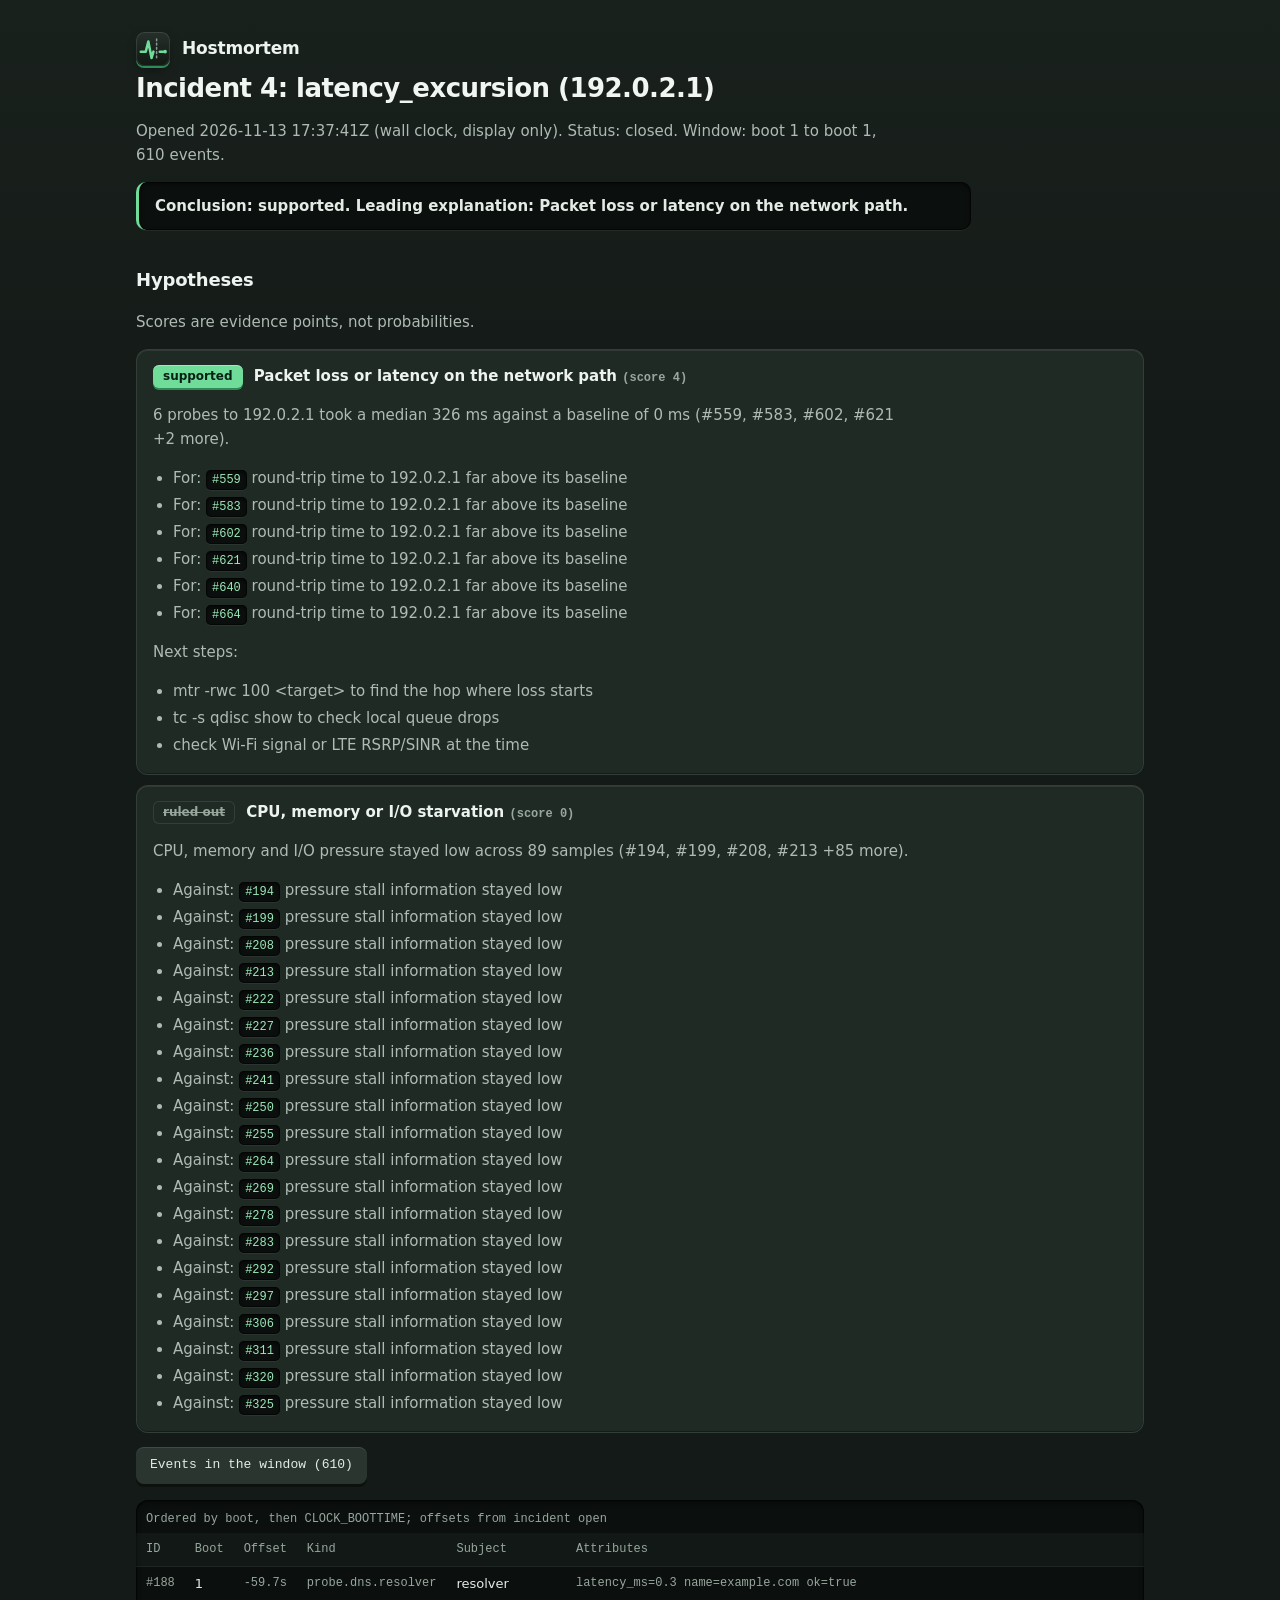
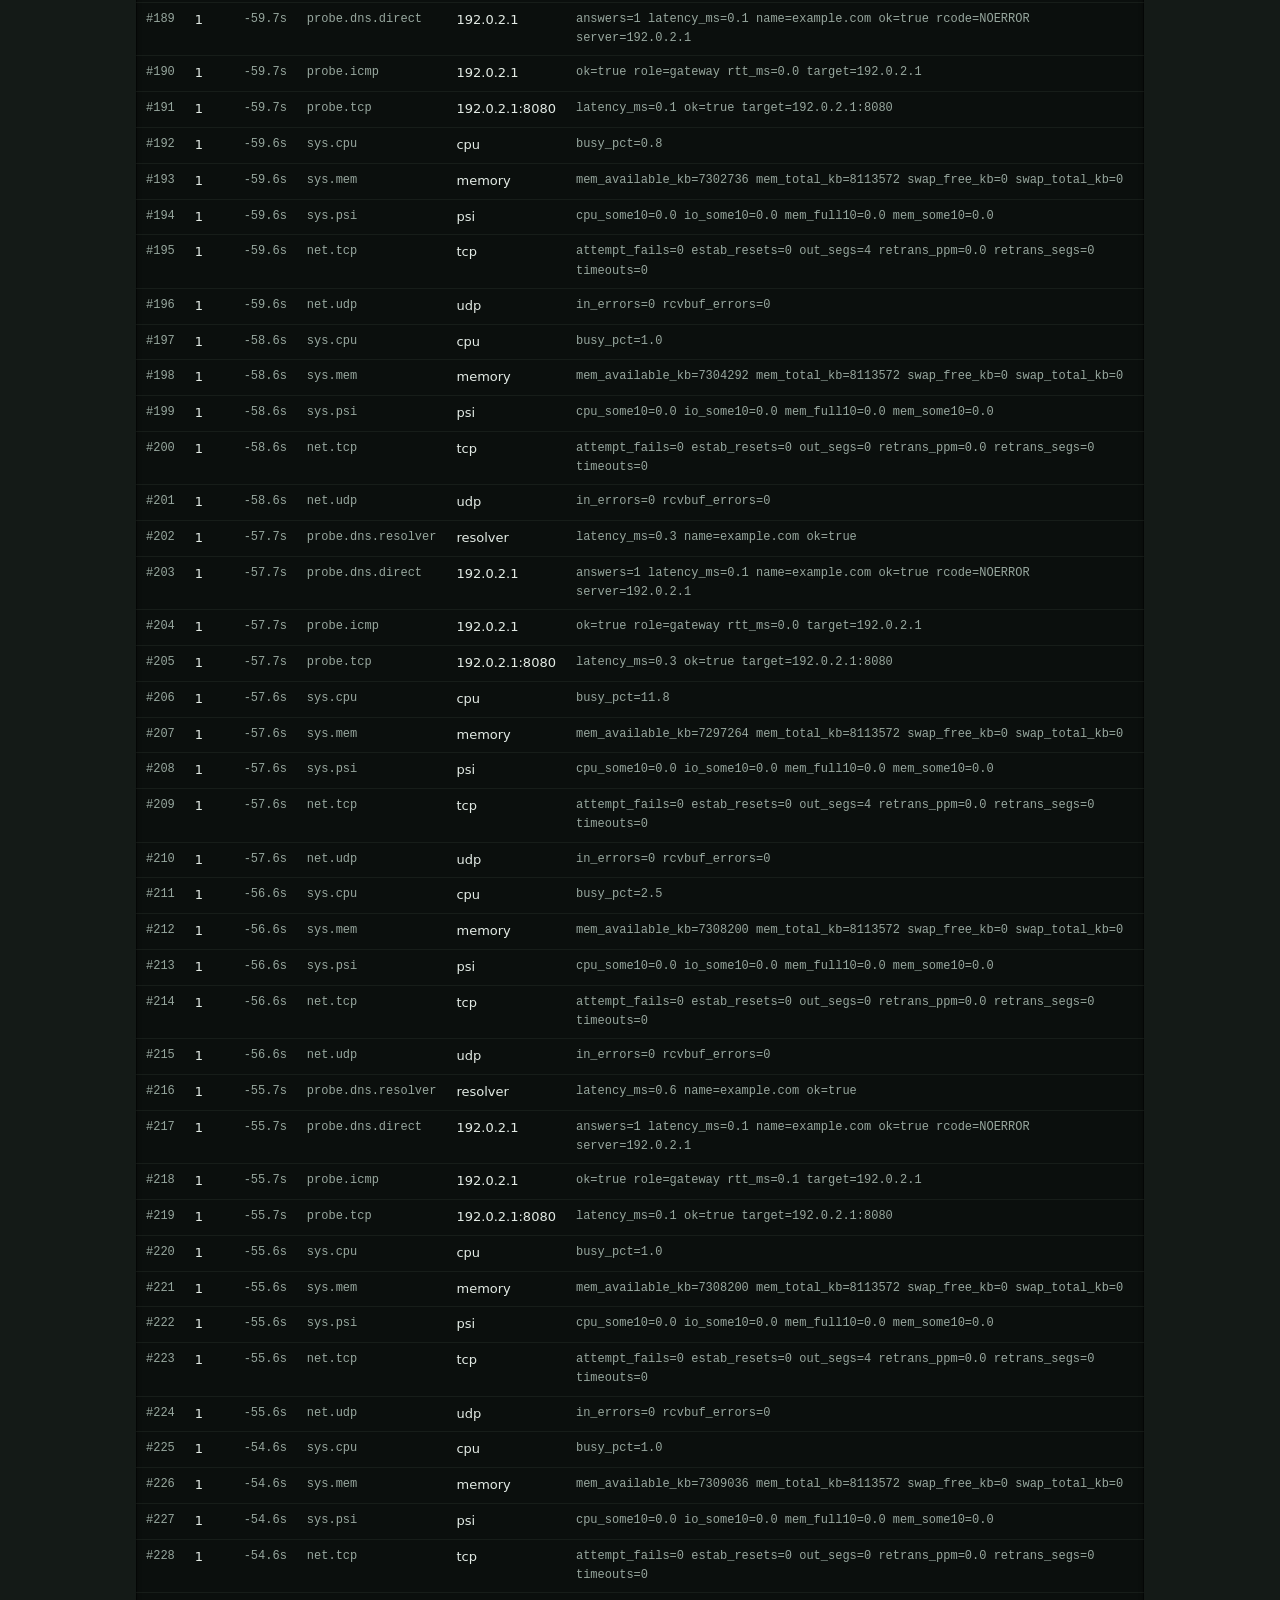
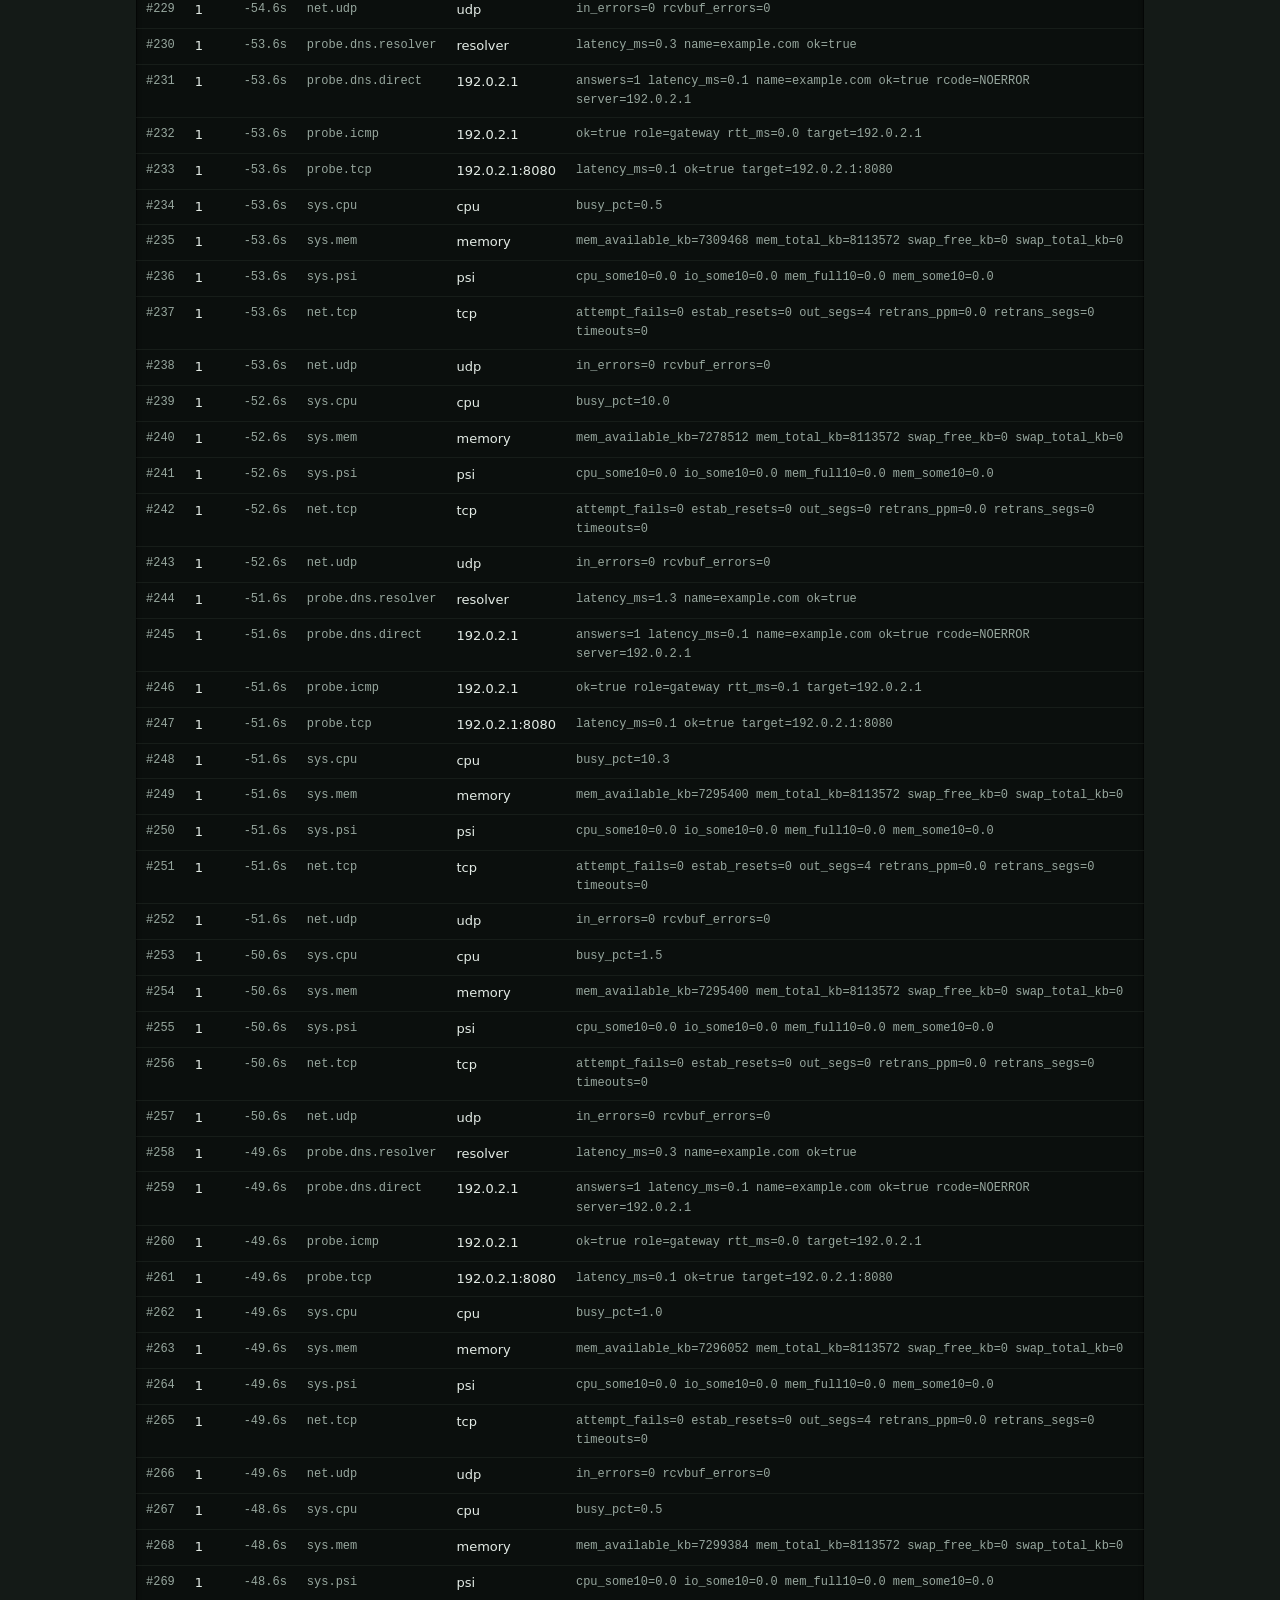
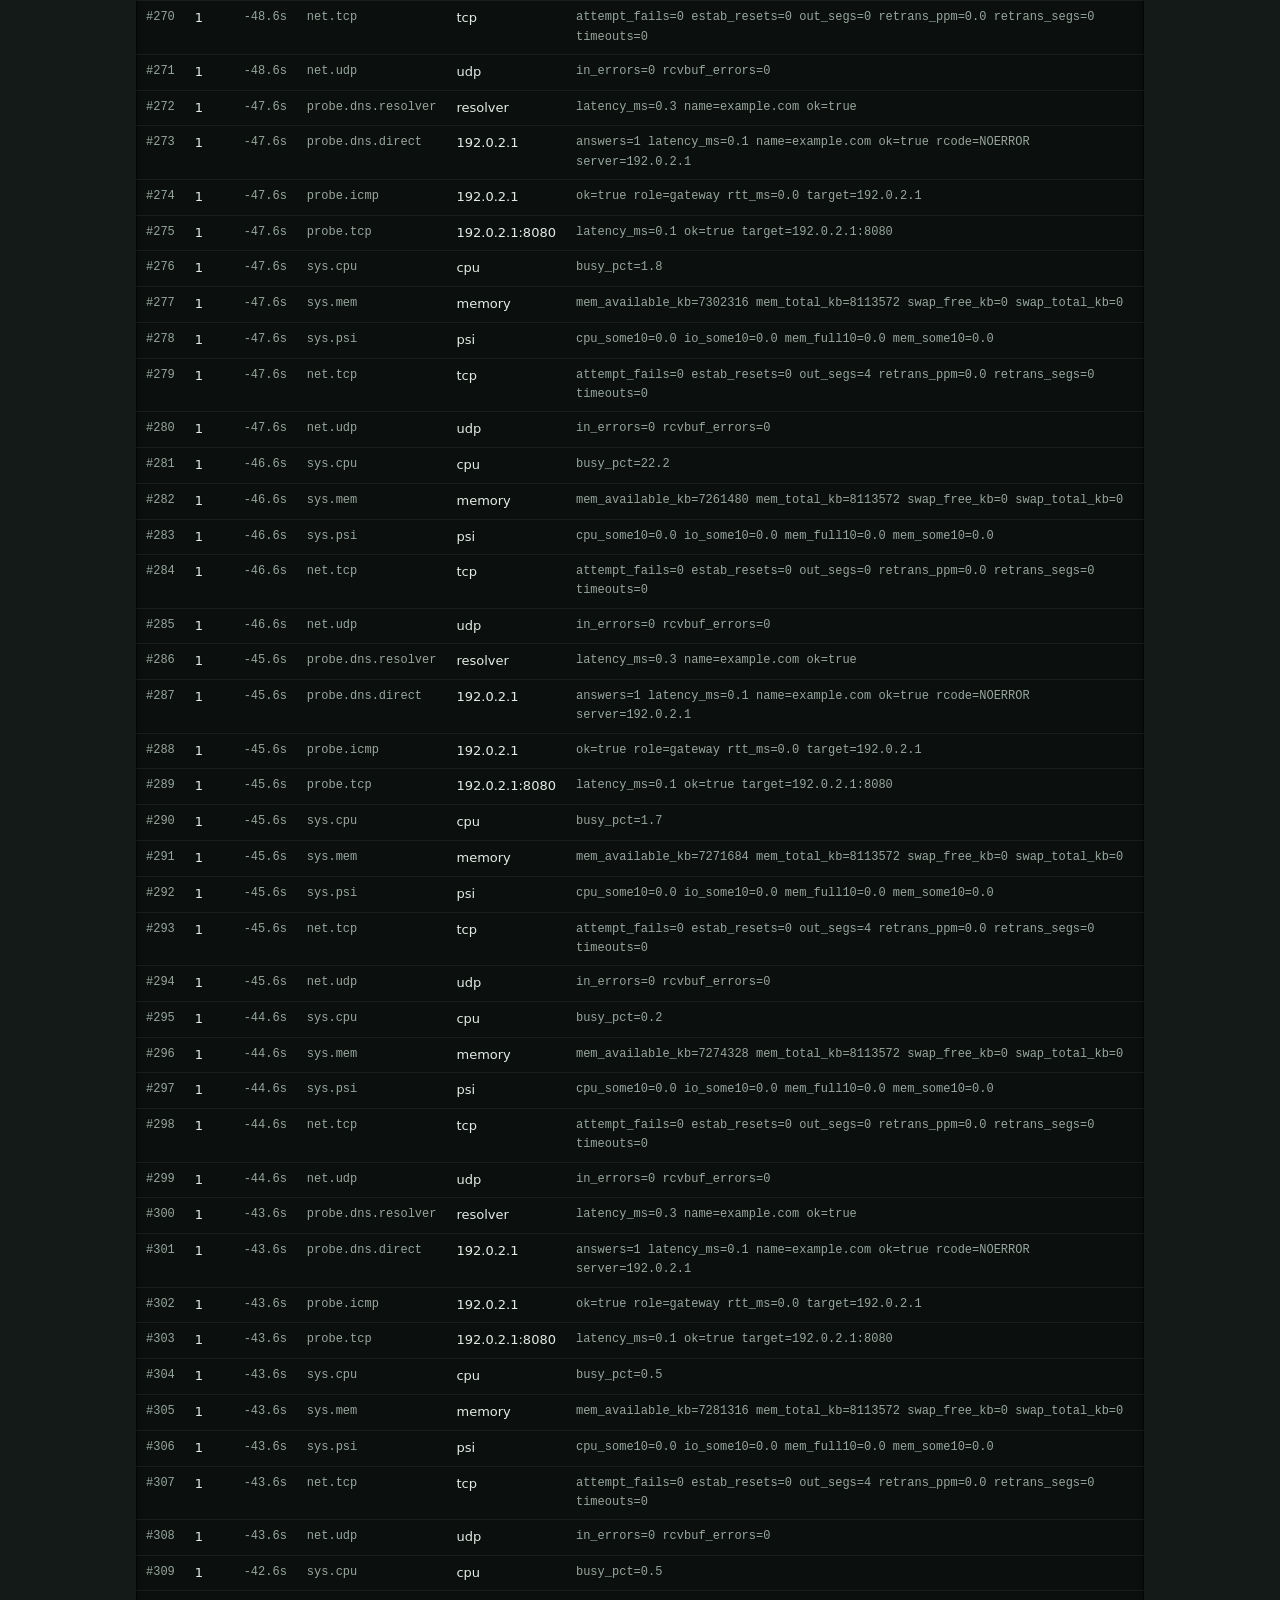
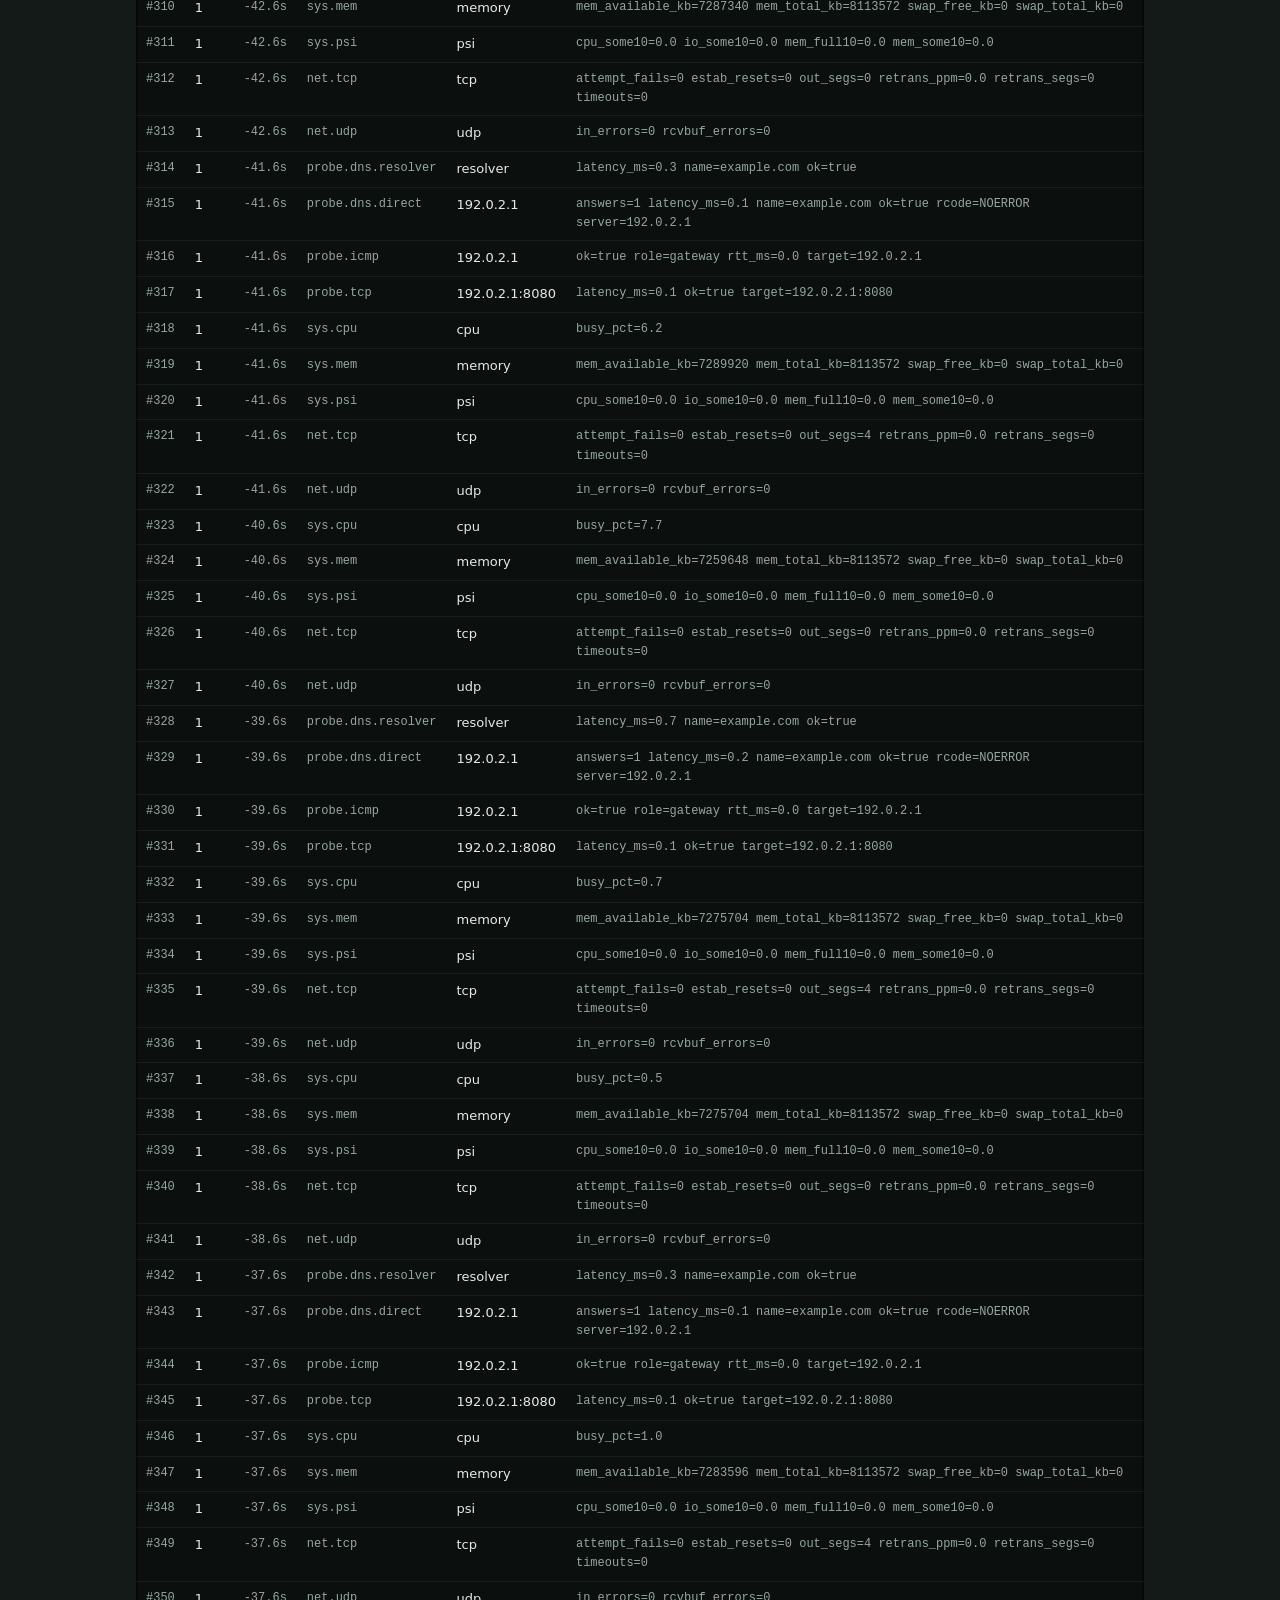
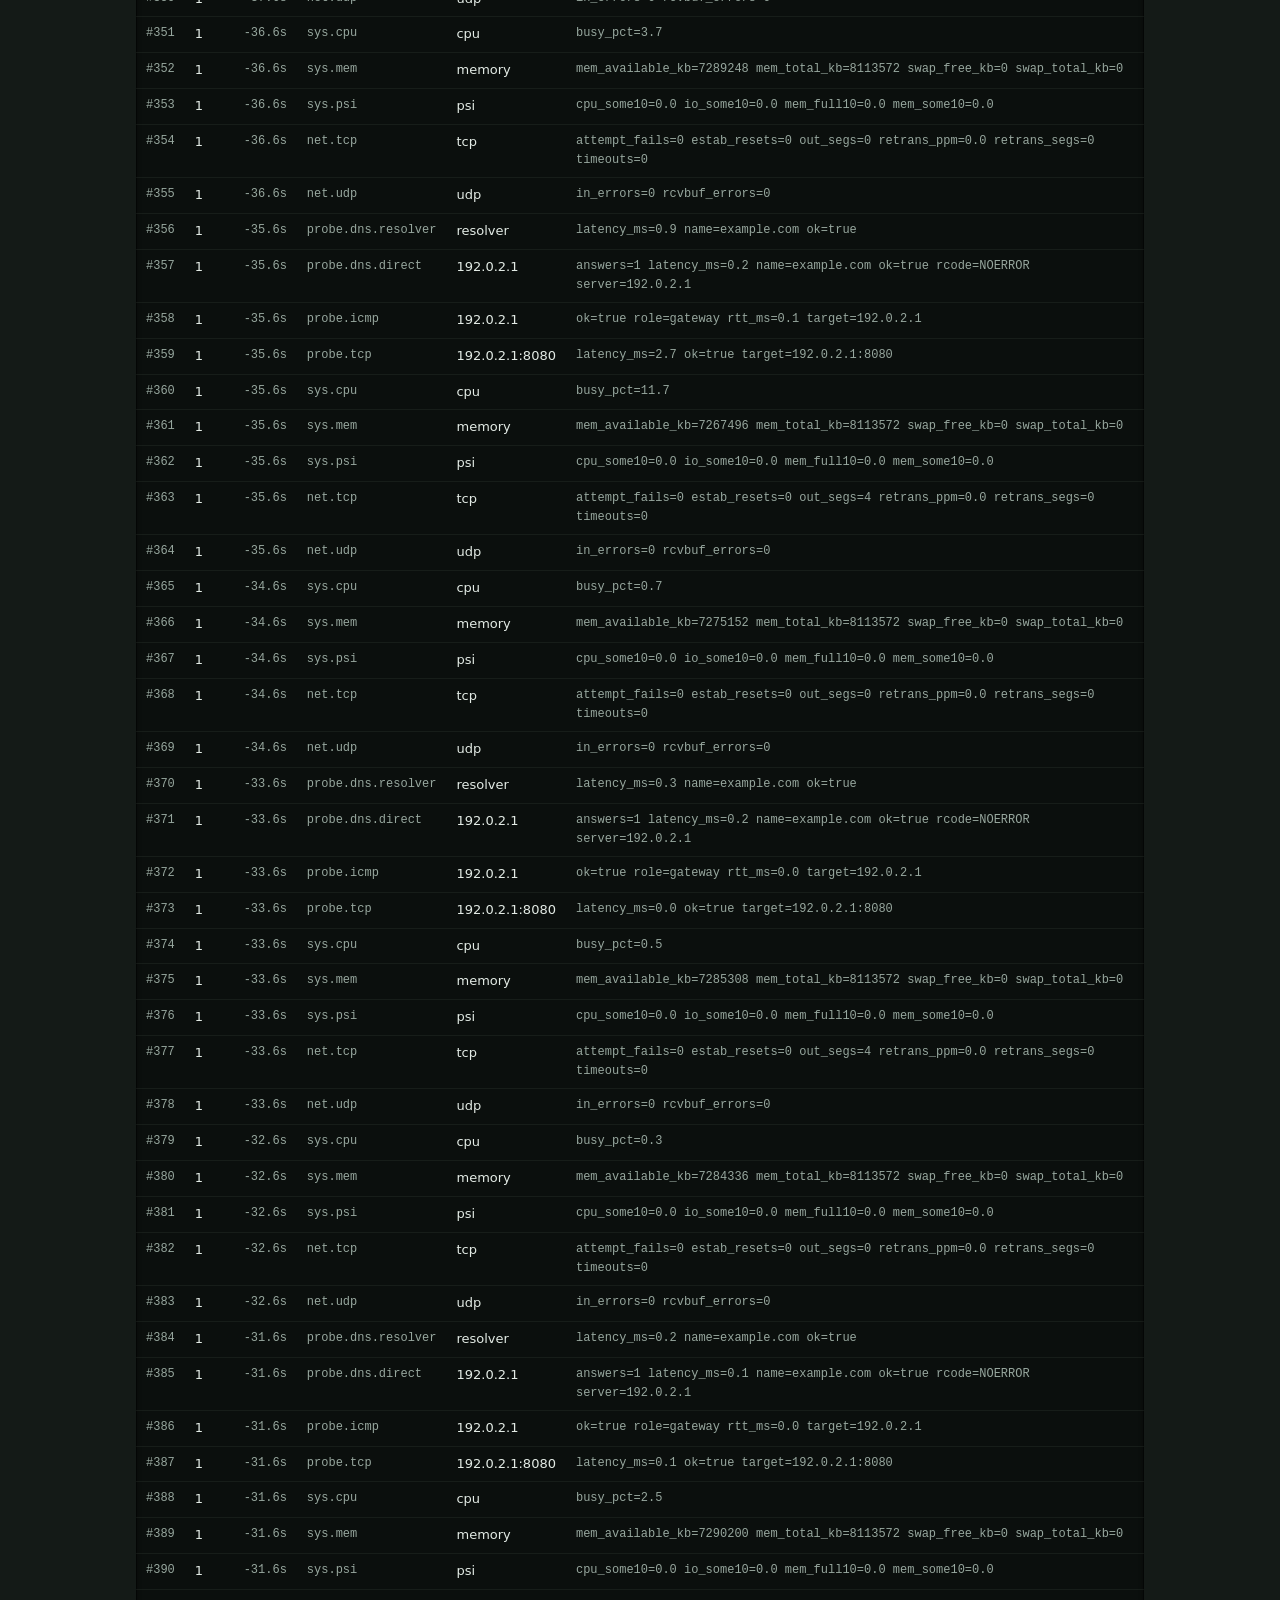
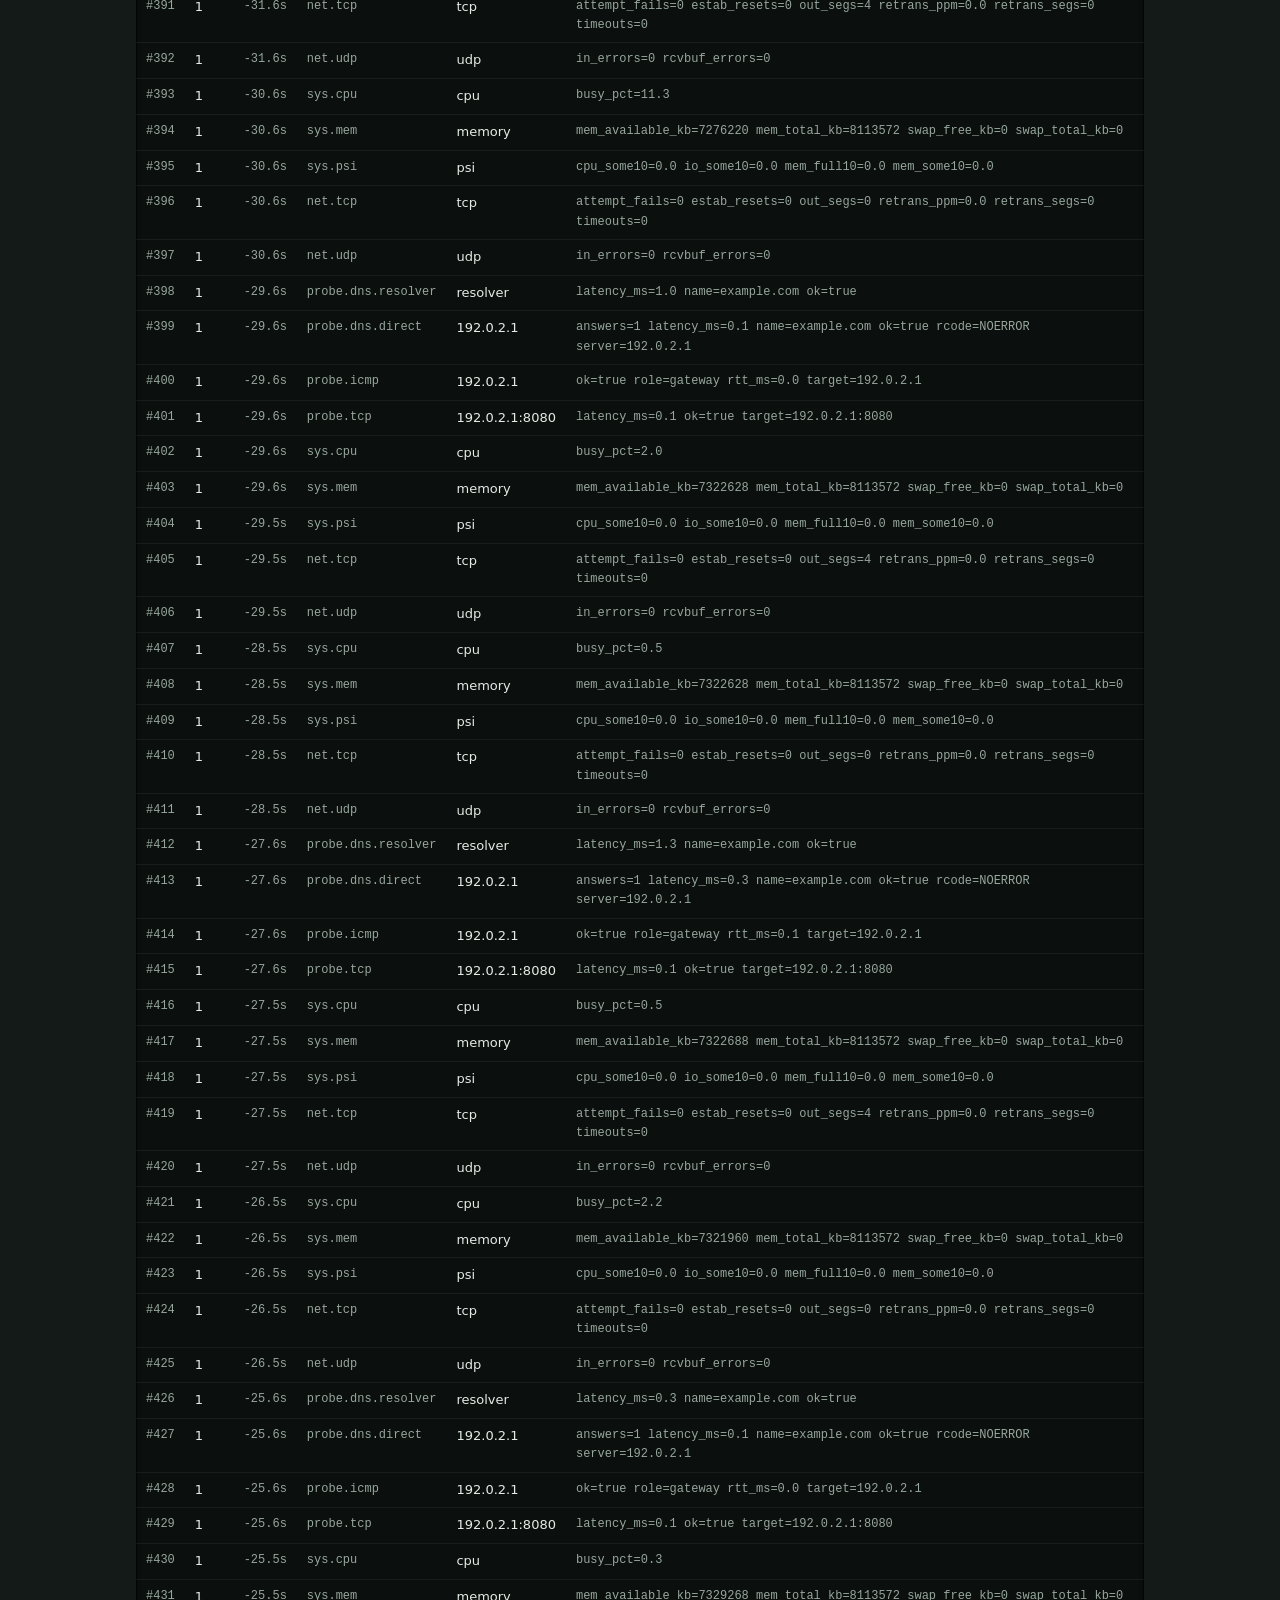
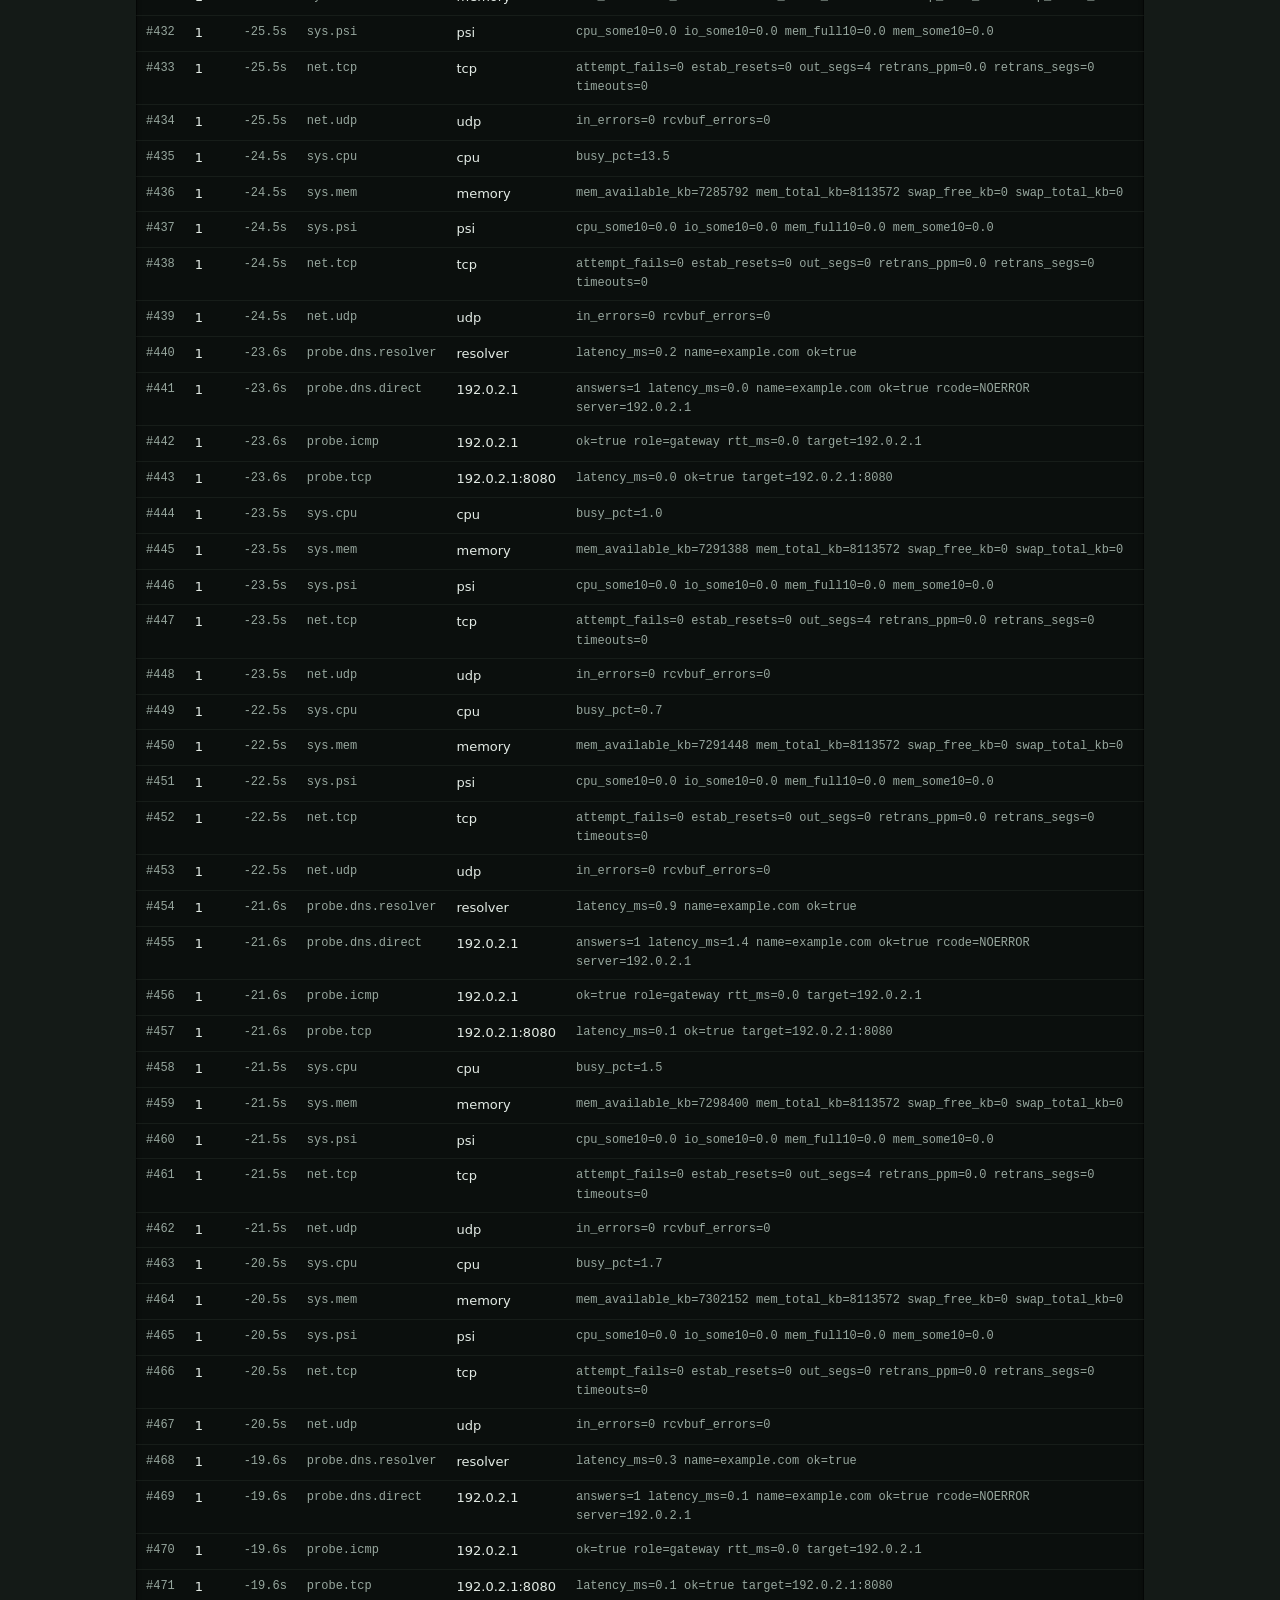
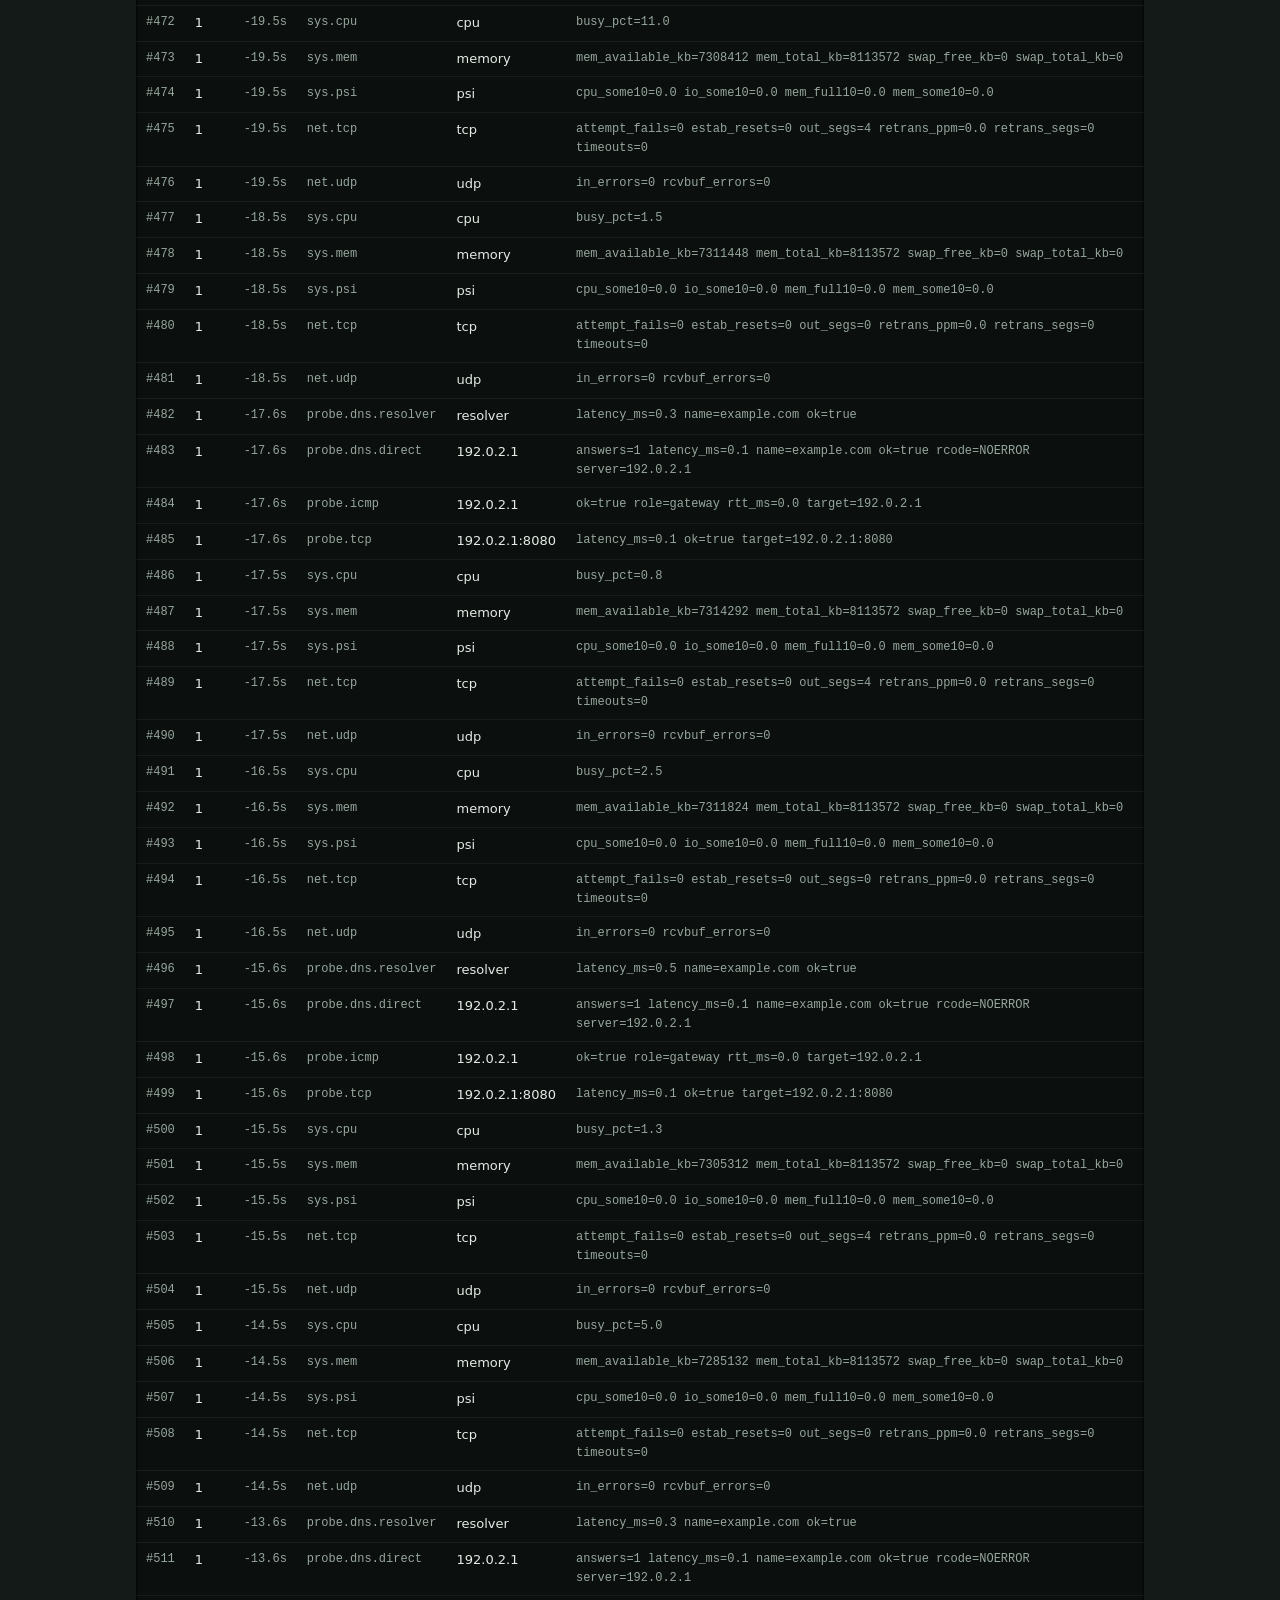
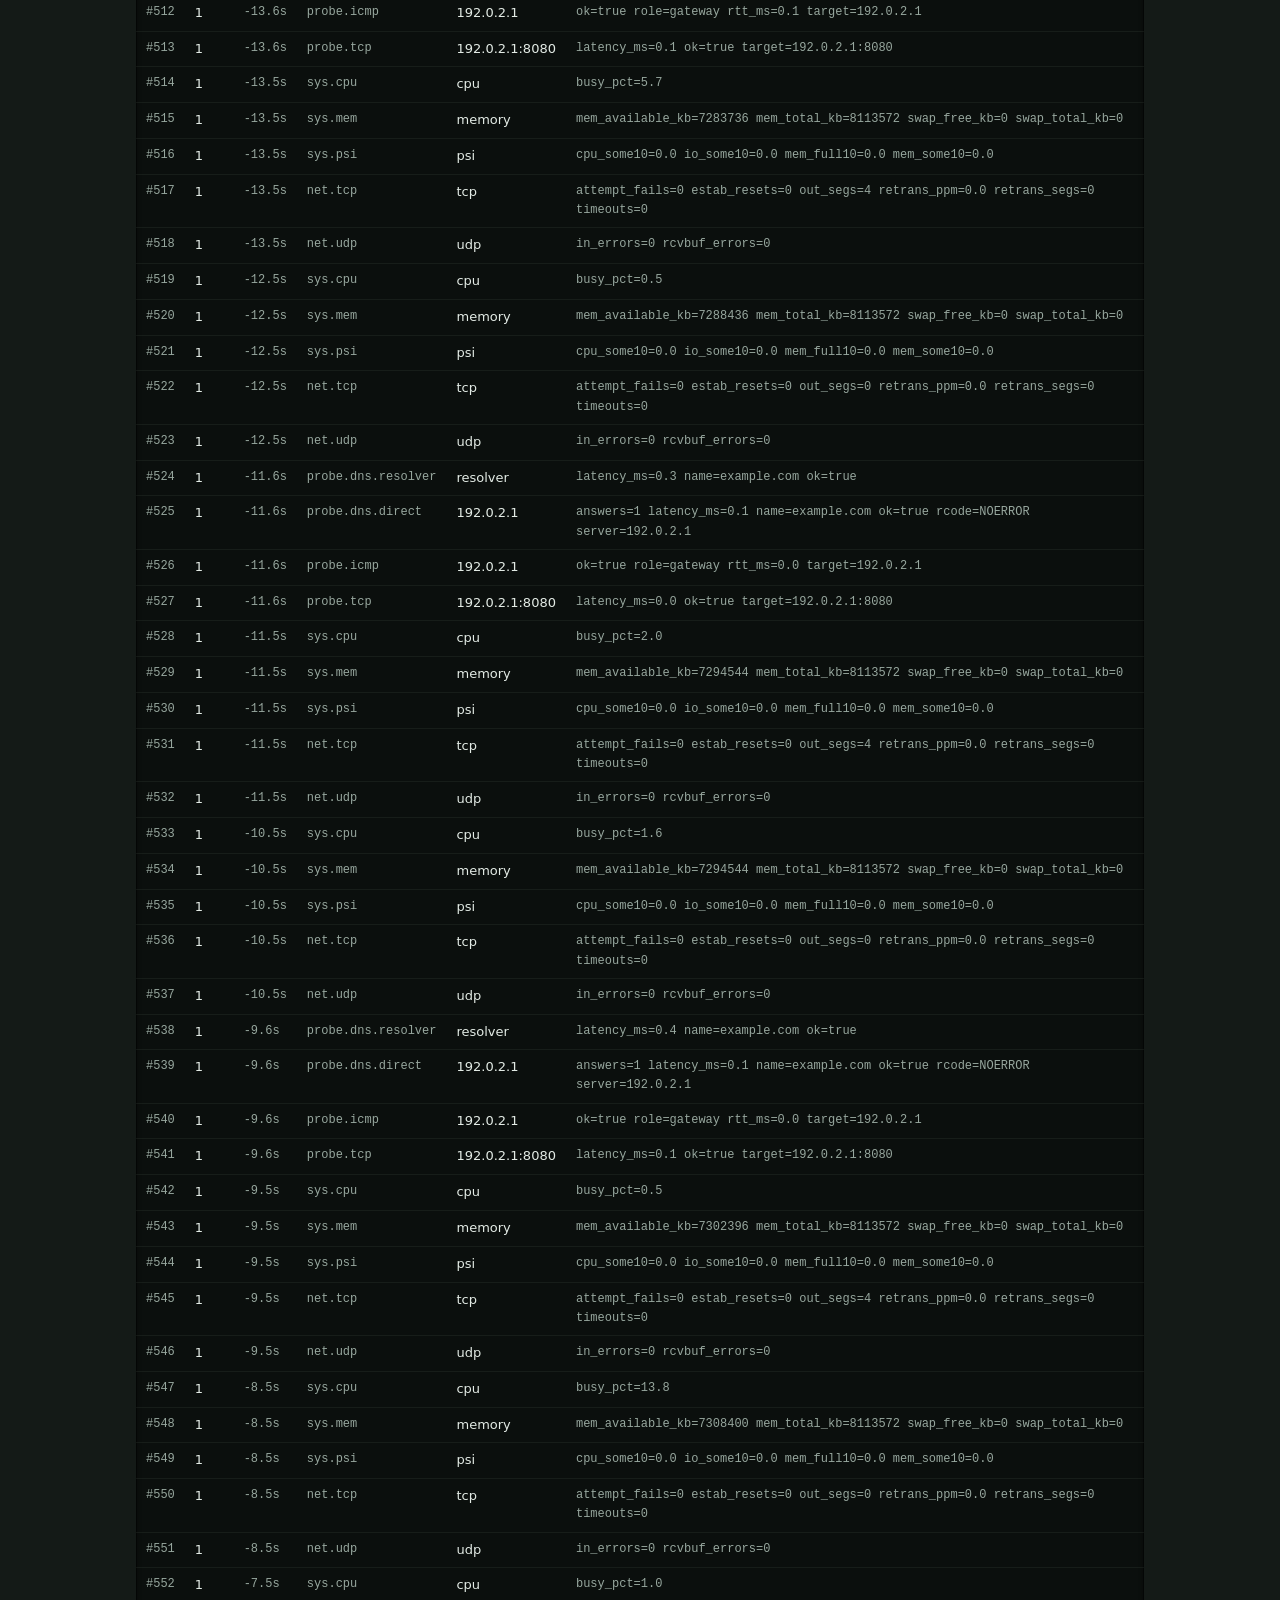
<file: site/reports/latency.html>
<!doctype html><html lang="en"><head><meta charset="utf-8"><meta http-equiv="Content-Security-Policy" content="default-src 'none'; style-src 'unsafe-inline'"><meta name="viewport" content="width=device-width,initial-scale=1"><meta name="referrer" content="no-referrer"><title>Hostmortem incident 4</title><style>:root{--bg:#141a17;--card:#1c2420;--card2:#202a25;--well:#0b0f0d;--fg:#e3ebe5;--fg2:#aebbb3;--muted:#97a79e;--line:rgba(160,185,170,.14);--acc:#6fdc9a;--acc-ink:#9be8b8;--steel:#a7bdb0;--red:#ff5f6b;--ok:#6fdc9a;--bevel:inset 0 1px 0 rgba(255,255,255,.07),inset 0 -1px 0 rgba(0,0,0,.35);--lift:0 1px 0 rgba(0,0,0,.5),0 10px 24px -12px rgba(0,0,0,.7);--sunk:inset 0 2px 5px rgba(0,0,0,.55),inset 0 0 0 1px rgba(0,0,0,.45),0 1px 0 rgba(255,255,255,.05);color-scheme:dark}*{box-sizing:border-box}body{margin:0 auto;max-width:1040px;padding:28px 16px 48px;color:var(--fg);font:15px/1.6 system-ui,-apple-system,'Segoe UI',sans-serif;background:linear-gradient(180deg,#19211d,var(--bg) 420px)}code,.mono,th,summary,caption{font-family:ui-monospace,SFMono-Regular,Menlo,Consolas,monospace}h1{font-size:26px;line-height:1.15;letter-spacing:-.02em;margin:0 0 10px;color:#f1f6f2}h2{font-size:18px;letter-spacing:-.01em;margin:36px 0 12px;color:#edf3ee}h3,h4{font-size:15px;margin:22px 0 8px;color:#edf3ee}.hyp h3,.hyp h4{margin:0 0 6px}p{color:var(--fg2);max-width:80ch}.mono{font-size:12px;color:var(--muted)}a{color:var(--acc-ink);text-decoration-color:rgba(155,232,184,.4);text-underline-offset:3px}a:hover{color:#fff}a:focus-visible,summary:focus-visible,.wrap:focus-visible{outline:2px solid var(--acc);outline-offset:2px;border-radius:4px}main>section[id]{margin:22px 0;padding:6px 22px 18px;border-radius:18px;background:var(--card);border:1px solid var(--line);box-shadow:var(--bevel),var(--lift)}.hyp{margin:10px 0;padding:14px 16px;border-radius:12px;background:var(--card2);border:1px solid var(--line);box-shadow:var(--bevel)}.hyp ul{margin:8px 0 0;padding-left:20px;color:var(--fg2)}.hyp li{margin:3px 0}.hyp a{font:500 12px/1 ui-monospace,Menlo,monospace;text-decoration:none;padding:3px 6px;border-radius:5px;background:var(--well);box-shadow:var(--sunk)}.hyp a:hover{background:var(--acc);color:#062014}span.v{display:inline-block;padding:2px 10px;border-radius:6px;font-size:12px;font-weight:600;margin-right:6px;vertical-align:1px}span.supported{color:#062014;background:var(--acc);box-shadow:inset 0 1px 0 rgba(255,255,255,.35),0 2px 0 #2f8a57}span.possible{color:#e6eee8;background:#2b3530;box-shadow:inset 0 1px 0 rgba(255,255,255,.12),0 2px 0 #121b26}span.ruled_out{color:var(--muted);background:transparent;box-shadow:inset 0 0 0 1px var(--line);text-decoration:line-through}p.v{font-weight:600;color:var(--fg);padding:12px 16px;border-radius:10px;background:var(--well);box-shadow:var(--sunk)}p.v.supported{border-left:3px solid var(--acc)}p.v.unknown{border-left:3px solid var(--steel)}td.v{font-weight:600}td.supported{color:var(--acc-ink)}td.unknown{color:var(--steel)}.wrap{overflow-x:auto;border-radius:12px;background:var(--well);box-shadow:var(--sunk);margin:10px 0}table{border-collapse:collapse;width:100%;font-size:13px}th,td{text-align:left;padding:7px 10px;border-bottom:1px solid rgba(160,185,170,.08);vertical-align:top}th{font-size:12px;font-weight:500;color:var(--muted);background:rgba(160,185,170,.05)}tbody tr:hover{background:rgba(111,220,154,.05)}tr:target{background:rgba(111,220,154,.13);box-shadow:inset 3px 0 0 var(--acc)}caption{text-align:left;color:var(--muted);font-size:12px;padding:10px 10px 4px}details{margin:14px 0 4px}summary{cursor:pointer;display:inline-block;font-size:13px;padding:8px 14px;border-radius:8px;color:var(--fg);background:#2b3530;box-shadow:inset 0 1px 0 rgba(255,255,255,.10),0 3px 0 #0c110e}summary:active{transform:translateY(2px);box-shadow:inset 0 1px 0 rgba(255,255,255,.08),0 1px 0 #0c110e}details[open] summary{margin-bottom:6px}ul.blind{padding:12px 16px 12px 34px;border-radius:12px;color:var(--fg2);background:repeating-linear-gradient(135deg,rgba(160,185,170,.07) 0 8px,transparent 8px 16px),#121915;box-shadow:inset 0 0 0 1px rgba(160,185,170,.2)}.head{display:flex;align-items:center;gap:12px;margin:4px 0 8px}.head h1{margin:0}.mark{width:34px;height:34px;flex:0 0 auto;border-radius:8px;box-shadow:0 2px 0 #2f8a57,0 6px 14px -6px rgba(0,0,0,.8)}.brand{font-weight:700;font-size:17px;letter-spacing:-.01em;color:#edf3ee}.st{display:inline-flex;align-items:center;gap:7px}.st::before{content:'';width:8px;height:8px;border-radius:50%;box-shadow:inset 0 -1px 1px rgba(0,0,0,.35)}.st-active::before{background:var(--ok)}.st-degraded::before{background:#d6cf5a}.st-unavailable{color:#ffb3b9}.st-unavailable::before{background:var(--red)}.st-unknown::before{background:transparent;box-shadow:inset 0 0 0 1.5px var(--muted)}.banner{padding:12px 16px;border-radius:10px;color:#ffd3d6;background:rgba(255,95,107,.10);box-shadow:inset 0 0 0 1px rgba(255,95,107,.45)}@media print{:root{--bg:#fff;--card:#fff;--card2:#fff;--well:#fff;--fg:#111;--fg2:#333;--muted:#444;--line:#ccc;--acc-ink:#17512f;--steel:#354940;color-scheme:light}body,ul.blind,summary,span.v{background:#fff}h1,h2,h3,h4,.brand,span.v{color:#111}.hyp a,ul.blind,span.v{box-shadow:none}.st-unavailable,.banner{color:#722631}.banner{background:#fff}main>section[id],.hyp,.wrap,p.v,summary{box-shadow:none;border:1px solid #ccc}details>*{display:block}}</style></head><body><main><header class="head"><svg class="mark" viewBox="0 0 32 32" aria-hidden="true"><defs><linearGradient id="hmk" x1="0" y1="0" x2="0" y2="1"><stop offset="0" stop-color="#26302b"/><stop offset="1" stop-color="#121814"/></linearGradient></defs><rect width="32" height="32" rx="8" fill="url(#hmk)"/><rect x=".5" y=".5" width="31" height="31" rx="7.5" fill="none" stroke="#fff" stroke-opacity=".1"/><path d="M4.5 18.5H9.2L11.6 9L14.6 24.5L16.4 18.5M22.4 18.5H25.6" fill="none" stroke="#6fdc9a" stroke-width="2.4" stroke-linecap="round" stroke-linejoin="round"/><path d="M19.4 6.5V25.5" stroke="#8a9a91" stroke-width="1.4" stroke-linecap="round" stroke-dasharray="1.8 2.2"/><circle cx="27.4" cy="18.5" r="1.7" fill="#6fdc9a"/></svg><span class="brand">Hostmortem</span></header><h1>Incident 4: latency_excursion (192.0.2.1)</h1><p>Opened 2026-11-13 17:37:41Z (wall clock, display only). Status: closed. Window: boot 1 to boot 1, 610 events.</p><p class="v supported">Conclusion: supported. Leading explanation: Packet loss or latency on the network path.</p><h2>Hypotheses</h2><p>Scores are evidence points, not probabilities.</p><section class="hyp"><h3><span class="v supported">supported</span> Packet loss or latency on the network path <span class="mono">(score 4)</span></h3><p>6 probes to 192.0.2.1 took a median 326 ms against a baseline of 0 ms (#559, #583, #602, #621 +2 more). </p><ul><li>For: <a href="#i4e559">#559</a> round-trip time to 192.0.2.1 far above its baseline</li><li>For: <a href="#i4e583">#583</a> round-trip time to 192.0.2.1 far above its baseline</li><li>For: <a href="#i4e602">#602</a> round-trip time to 192.0.2.1 far above its baseline</li><li>For: <a href="#i4e621">#621</a> round-trip time to 192.0.2.1 far above its baseline</li><li>For: <a href="#i4e640">#640</a> round-trip time to 192.0.2.1 far above its baseline</li><li>For: <a href="#i4e664">#664</a> round-trip time to 192.0.2.1 far above its baseline</li></ul><p>Next steps:</p><ul><li>mtr -rwc 100 &lt;target&gt; to find the hop where loss starts</li><li>tc -s qdisc show to check local queue drops</li><li>check Wi-Fi signal or LTE RSRP/SINR at the time</li></ul></section><section class="hyp"><h3><span class="v ruled_out">ruled out</span> CPU, memory or I/O starvation <span class="mono">(score 0)</span></h3><p>CPU, memory and I/O pressure stayed low across 89 samples (#194, #199, #208, #213 +85 more).</p><ul><li>Against: <a href="#i4e194">#194</a> pressure stall information stayed low</li><li>Against: <a href="#i4e199">#199</a> pressure stall information stayed low</li><li>Against: <a href="#i4e208">#208</a> pressure stall information stayed low</li><li>Against: <a href="#i4e213">#213</a> pressure stall information stayed low</li><li>Against: <a href="#i4e222">#222</a> pressure stall information stayed low</li><li>Against: <a href="#i4e227">#227</a> pressure stall information stayed low</li><li>Against: <a href="#i4e236">#236</a> pressure stall information stayed low</li><li>Against: <a href="#i4e241">#241</a> pressure stall information stayed low</li><li>Against: <a href="#i4e250">#250</a> pressure stall information stayed low</li><li>Against: <a href="#i4e255">#255</a> pressure stall information stayed low</li><li>Against: <a href="#i4e264">#264</a> pressure stall information stayed low</li><li>Against: <a href="#i4e269">#269</a> pressure stall information stayed low</li><li>Against: <a href="#i4e278">#278</a> pressure stall information stayed low</li><li>Against: <a href="#i4e283">#283</a> pressure stall information stayed low</li><li>Against: <a href="#i4e292">#292</a> pressure stall information stayed low</li><li>Against: <a href="#i4e297">#297</a> pressure stall information stayed low</li><li>Against: <a href="#i4e306">#306</a> pressure stall information stayed low</li><li>Against: <a href="#i4e311">#311</a> pressure stall information stayed low</li><li>Against: <a href="#i4e320">#320</a> pressure stall information stayed low</li><li>Against: <a href="#i4e325">#325</a> pressure stall information stayed low</li></ul></section><details open><summary>Events in the window (610)</summary><div class="wrap" role="region" tabindex="0" aria-label="Events in the window"><table><caption>Ordered by boot, then CLOCK_BOOTTIME; offsets from incident open</caption><thead><tr><th scope="col">ID</th><th scope="col">Boot</th><th scope="col">Offset</th><th scope="col">Kind</th><th scope="col">Subject</th><th scope="col">Attributes</th></tr></thead><tbody><tr id="i4e188"><td class="mono">#188</td><td>1</td><td class="mono">    -59.7s</td><td class="mono">probe.dns.resolver</td><td>resolver</td><td class="mono">latency_ms=0.3 name=example.com ok=true</td></tr><tr id="i4e189"><td class="mono">#189</td><td>1</td><td class="mono">    -59.7s</td><td class="mono">probe.dns.direct</td><td>192.0.2.1</td><td class="mono">answers=1 latency_ms=0.1 name=example.com ok=true rcode=NOERROR server=192.0.2.1</td></tr><tr id="i4e190"><td class="mono">#190</td><td>1</td><td class="mono">    -59.7s</td><td class="mono">probe.icmp</td><td>192.0.2.1</td><td class="mono">ok=true role=gateway rtt_ms=0.0 target=192.0.2.1</td></tr><tr id="i4e191"><td class="mono">#191</td><td>1</td><td class="mono">    -59.7s</td><td class="mono">probe.tcp</td><td>192.0.2.1:8080</td><td class="mono">latency_ms=0.1 ok=true target=192.0.2.1:8080</td></tr><tr id="i4e192"><td class="mono">#192</td><td>1</td><td class="mono">    -59.6s</td><td class="mono">sys.cpu</td><td>cpu</td><td class="mono">busy_pct=0.8</td></tr><tr id="i4e193"><td class="mono">#193</td><td>1</td><td class="mono">    -59.6s</td><td class="mono">sys.mem</td><td>memory</td><td class="mono">mem_available_kb=7302736 mem_total_kb=8113572 swap_free_kb=0 swap_total_kb=0</td></tr><tr id="i4e194"><td class="mono">#194</td><td>1</td><td class="mono">    -59.6s</td><td class="mono">sys.psi</td><td>psi</td><td class="mono">cpu_some10=0.0 io_some10=0.0 mem_full10=0.0 mem_some10=0.0</td></tr><tr id="i4e195"><td class="mono">#195</td><td>1</td><td class="mono">    -59.6s</td><td class="mono">net.tcp</td><td>tcp</td><td class="mono">attempt_fails=0 estab_resets=0 out_segs=4 retrans_ppm=0.0 retrans_segs=0 timeouts=0</td></tr><tr id="i4e196"><td class="mono">#196</td><td>1</td><td class="mono">    -59.6s</td><td class="mono">net.udp</td><td>udp</td><td class="mono">in_errors=0 rcvbuf_errors=0</td></tr><tr id="i4e197"><td class="mono">#197</td><td>1</td><td class="mono">    -58.6s</td><td class="mono">sys.cpu</td><td>cpu</td><td class="mono">busy_pct=1.0</td></tr><tr id="i4e198"><td class="mono">#198</td><td>1</td><td class="mono">    -58.6s</td><td class="mono">sys.mem</td><td>memory</td><td class="mono">mem_available_kb=7304292 mem_total_kb=8113572 swap_free_kb=0 swap_total_kb=0</td></tr><tr id="i4e199"><td class="mono">#199</td><td>1</td><td class="mono">    -58.6s</td><td class="mono">sys.psi</td><td>psi</td><td class="mono">cpu_some10=0.0 io_some10=0.0 mem_full10=0.0 mem_some10=0.0</td></tr><tr id="i4e200"><td class="mono">#200</td><td>1</td><td class="mono">    -58.6s</td><td class="mono">net.tcp</td><td>tcp</td><td class="mono">attempt_fails=0 estab_resets=0 out_segs=0 retrans_ppm=0.0 retrans_segs=0 timeouts=0</td></tr><tr id="i4e201"><td class="mono">#201</td><td>1</td><td class="mono">    -58.6s</td><td class="mono">net.udp</td><td>udp</td><td class="mono">in_errors=0 rcvbuf_errors=0</td></tr><tr id="i4e202"><td class="mono">#202</td><td>1</td><td class="mono">    -57.7s</td><td class="mono">probe.dns.resolver</td><td>resolver</td><td class="mono">latency_ms=0.3 name=example.com ok=true</td></tr><tr id="i4e203"><td class="mono">#203</td><td>1</td><td class="mono">    -57.7s</td><td class="mono">probe.dns.direct</td><td>192.0.2.1</td><td class="mono">answers=1 latency_ms=0.1 name=example.com ok=true rcode=NOERROR server=192.0.2.1</td></tr><tr id="i4e204"><td class="mono">#204</td><td>1</td><td class="mono">    -57.7s</td><td class="mono">probe.icmp</td><td>192.0.2.1</td><td class="mono">ok=true role=gateway rtt_ms=0.0 target=192.0.2.1</td></tr><tr id="i4e205"><td class="mono">#205</td><td>1</td><td class="mono">    -57.7s</td><td class="mono">probe.tcp</td><td>192.0.2.1:8080</td><td class="mono">latency_ms=0.3 ok=true target=192.0.2.1:8080</td></tr><tr id="i4e206"><td class="mono">#206</td><td>1</td><td class="mono">    -57.6s</td><td class="mono">sys.cpu</td><td>cpu</td><td class="mono">busy_pct=11.8</td></tr><tr id="i4e207"><td class="mono">#207</td><td>1</td><td class="mono">    -57.6s</td><td class="mono">sys.mem</td><td>memory</td><td class="mono">mem_available_kb=7297264 mem_total_kb=8113572 swap_free_kb=0 swap_total_kb=0</td></tr><tr id="i4e208"><td class="mono">#208</td><td>1</td><td class="mono">    -57.6s</td><td class="mono">sys.psi</td><td>psi</td><td class="mono">cpu_some10=0.0 io_some10=0.0 mem_full10=0.0 mem_some10=0.0</td></tr><tr id="i4e209"><td class="mono">#209</td><td>1</td><td class="mono">    -57.6s</td><td class="mono">net.tcp</td><td>tcp</td><td class="mono">attempt_fails=0 estab_resets=0 out_segs=4 retrans_ppm=0.0 retrans_segs=0 timeouts=0</td></tr><tr id="i4e210"><td class="mono">#210</td><td>1</td><td class="mono">    -57.6s</td><td class="mono">net.udp</td><td>udp</td><td class="mono">in_errors=0 rcvbuf_errors=0</td></tr><tr id="i4e211"><td class="mono">#211</td><td>1</td><td class="mono">    -56.6s</td><td class="mono">sys.cpu</td><td>cpu</td><td class="mono">busy_pct=2.5</td></tr><tr id="i4e212"><td class="mono">#212</td><td>1</td><td class="mono">    -56.6s</td><td class="mono">sys.mem</td><td>memory</td><td class="mono">mem_available_kb=7308200 mem_total_kb=8113572 swap_free_kb=0 swap_total_kb=0</td></tr><tr id="i4e213"><td class="mono">#213</td><td>1</td><td class="mono">    -56.6s</td><td class="mono">sys.psi</td><td>psi</td><td class="mono">cpu_some10=0.0 io_some10=0.0 mem_full10=0.0 mem_some10=0.0</td></tr><tr id="i4e214"><td class="mono">#214</td><td>1</td><td class="mono">    -56.6s</td><td class="mono">net.tcp</td><td>tcp</td><td class="mono">attempt_fails=0 estab_resets=0 out_segs=0 retrans_ppm=0.0 retrans_segs=0 timeouts=0</td></tr><tr id="i4e215"><td class="mono">#215</td><td>1</td><td class="mono">    -56.6s</td><td class="mono">net.udp</td><td>udp</td><td class="mono">in_errors=0 rcvbuf_errors=0</td></tr><tr id="i4e216"><td class="mono">#216</td><td>1</td><td class="mono">    -55.7s</td><td class="mono">probe.dns.resolver</td><td>resolver</td><td class="mono">latency_ms=0.6 name=example.com ok=true</td></tr><tr id="i4e217"><td class="mono">#217</td><td>1</td><td class="mono">    -55.7s</td><td class="mono">probe.dns.direct</td><td>192.0.2.1</td><td class="mono">answers=1 latency_ms=0.1 name=example.com ok=true rcode=NOERROR server=192.0.2.1</td></tr><tr id="i4e218"><td class="mono">#218</td><td>1</td><td class="mono">    -55.7s</td><td class="mono">probe.icmp</td><td>192.0.2.1</td><td class="mono">ok=true role=gateway rtt_ms=0.1 target=192.0.2.1</td></tr><tr id="i4e219"><td class="mono">#219</td><td>1</td><td class="mono">    -55.7s</td><td class="mono">probe.tcp</td><td>192.0.2.1:8080</td><td class="mono">latency_ms=0.1 ok=true target=192.0.2.1:8080</td></tr><tr id="i4e220"><td class="mono">#220</td><td>1</td><td class="mono">    -55.6s</td><td class="mono">sys.cpu</td><td>cpu</td><td class="mono">busy_pct=1.0</td></tr><tr id="i4e221"><td class="mono">#221</td><td>1</td><td class="mono">    -55.6s</td><td class="mono">sys.mem</td><td>memory</td><td class="mono">mem_available_kb=7308200 mem_total_kb=8113572 swap_free_kb=0 swap_total_kb=0</td></tr><tr id="i4e222"><td class="mono">#222</td><td>1</td><td class="mono">    -55.6s</td><td class="mono">sys.psi</td><td>psi</td><td class="mono">cpu_some10=0.0 io_some10=0.0 mem_full10=0.0 mem_some10=0.0</td></tr><tr id="i4e223"><td class="mono">#223</td><td>1</td><td class="mono">    -55.6s</td><td class="mono">net.tcp</td><td>tcp</td><td class="mono">attempt_fails=0 estab_resets=0 out_segs=4 retrans_ppm=0.0 retrans_segs=0 timeouts=0</td></tr><tr id="i4e224"><td class="mono">#224</td><td>1</td><td class="mono">    -55.6s</td><td class="mono">net.udp</td><td>udp</td><td class="mono">in_errors=0 rcvbuf_errors=0</td></tr><tr id="i4e225"><td class="mono">#225</td><td>1</td><td class="mono">    -54.6s</td><td class="mono">sys.cpu</td><td>cpu</td><td class="mono">busy_pct=1.0</td></tr><tr id="i4e226"><td class="mono">#226</td><td>1</td><td class="mono">    -54.6s</td><td class="mono">sys.mem</td><td>memory</td><td class="mono">mem_available_kb=7309036 mem_total_kb=8113572 swap_free_kb=0 swap_total_kb=0</td></tr><tr id="i4e227"><td class="mono">#227</td><td>1</td><td class="mono">    -54.6s</td><td class="mono">sys.psi</td><td>psi</td><td class="mono">cpu_some10=0.0 io_some10=0.0 mem_full10=0.0 mem_some10=0.0</td></tr><tr id="i4e228"><td class="mono">#228</td><td>1</td><td class="mono">    -54.6s</td><td class="mono">net.tcp</td><td>tcp</td><td class="mono">attempt_fails=0 estab_resets=0 out_segs=0 retrans_ppm=0.0 retrans_segs=0 timeouts=0</td></tr><tr id="i4e229"><td class="mono">#229</td><td>1</td><td class="mono">    -54.6s</td><td class="mono">net.udp</td><td>udp</td><td class="mono">in_errors=0 rcvbuf_errors=0</td></tr><tr id="i4e230"><td class="mono">#230</td><td>1</td><td class="mono">    -53.6s</td><td class="mono">probe.dns.resolver</td><td>resolver</td><td class="mono">latency_ms=0.3 name=example.com ok=true</td></tr><tr id="i4e231"><td class="mono">#231</td><td>1</td><td class="mono">    -53.6s</td><td class="mono">probe.dns.direct</td><td>192.0.2.1</td><td class="mono">answers=1 latency_ms=0.1 name=example.com ok=true rcode=NOERROR server=192.0.2.1</td></tr><tr id="i4e232"><td class="mono">#232</td><td>1</td><td class="mono">    -53.6s</td><td class="mono">probe.icmp</td><td>192.0.2.1</td><td class="mono">ok=true role=gateway rtt_ms=0.0 target=192.0.2.1</td></tr><tr id="i4e233"><td class="mono">#233</td><td>1</td><td class="mono">    -53.6s</td><td class="mono">probe.tcp</td><td>192.0.2.1:8080</td><td class="mono">latency_ms=0.1 ok=true target=192.0.2.1:8080</td></tr><tr id="i4e234"><td class="mono">#234</td><td>1</td><td class="mono">    -53.6s</td><td class="mono">sys.cpu</td><td>cpu</td><td class="mono">busy_pct=0.5</td></tr><tr id="i4e235"><td class="mono">#235</td><td>1</td><td class="mono">    -53.6s</td><td class="mono">sys.mem</td><td>memory</td><td class="mono">mem_available_kb=7309468 mem_total_kb=8113572 swap_free_kb=0 swap_total_kb=0</td></tr><tr id="i4e236"><td class="mono">#236</td><td>1</td><td class="mono">    -53.6s</td><td class="mono">sys.psi</td><td>psi</td><td class="mono">cpu_some10=0.0 io_some10=0.0 mem_full10=0.0 mem_some10=0.0</td></tr><tr id="i4e237"><td class="mono">#237</td><td>1</td><td class="mono">    -53.6s</td><td class="mono">net.tcp</td><td>tcp</td><td class="mono">attempt_fails=0 estab_resets=0 out_segs=4 retrans_ppm=0.0 retrans_segs=0 timeouts=0</td></tr><tr id="i4e238"><td class="mono">#238</td><td>1</td><td class="mono">    -53.6s</td><td class="mono">net.udp</td><td>udp</td><td class="mono">in_errors=0 rcvbuf_errors=0</td></tr><tr id="i4e239"><td class="mono">#239</td><td>1</td><td class="mono">    -52.6s</td><td class="mono">sys.cpu</td><td>cpu</td><td class="mono">busy_pct=10.0</td></tr><tr id="i4e240"><td class="mono">#240</td><td>1</td><td class="mono">    -52.6s</td><td class="mono">sys.mem</td><td>memory</td><td class="mono">mem_available_kb=7278512 mem_total_kb=8113572 swap_free_kb=0 swap_total_kb=0</td></tr><tr id="i4e241"><td class="mono">#241</td><td>1</td><td class="mono">    -52.6s</td><td class="mono">sys.psi</td><td>psi</td><td class="mono">cpu_some10=0.0 io_some10=0.0 mem_full10=0.0 mem_some10=0.0</td></tr><tr id="i4e242"><td class="mono">#242</td><td>1</td><td class="mono">    -52.6s</td><td class="mono">net.tcp</td><td>tcp</td><td class="mono">attempt_fails=0 estab_resets=0 out_segs=0 retrans_ppm=0.0 retrans_segs=0 timeouts=0</td></tr><tr id="i4e243"><td class="mono">#243</td><td>1</td><td class="mono">    -52.6s</td><td class="mono">net.udp</td><td>udp</td><td class="mono">in_errors=0 rcvbuf_errors=0</td></tr><tr id="i4e244"><td class="mono">#244</td><td>1</td><td class="mono">    -51.6s</td><td class="mono">probe.dns.resolver</td><td>resolver</td><td class="mono">latency_ms=1.3 name=example.com ok=true</td></tr><tr id="i4e245"><td class="mono">#245</td><td>1</td><td class="mono">    -51.6s</td><td class="mono">probe.dns.direct</td><td>192.0.2.1</td><td class="mono">answers=1 latency_ms=0.1 name=example.com ok=true rcode=NOERROR server=192.0.2.1</td></tr><tr id="i4e246"><td class="mono">#246</td><td>1</td><td class="mono">    -51.6s</td><td class="mono">probe.icmp</td><td>192.0.2.1</td><td class="mono">ok=true role=gateway rtt_ms=0.1 target=192.0.2.1</td></tr><tr id="i4e247"><td class="mono">#247</td><td>1</td><td class="mono">    -51.6s</td><td class="mono">probe.tcp</td><td>192.0.2.1:8080</td><td class="mono">latency_ms=0.1 ok=true target=192.0.2.1:8080</td></tr><tr id="i4e248"><td class="mono">#248</td><td>1</td><td class="mono">    -51.6s</td><td class="mono">sys.cpu</td><td>cpu</td><td class="mono">busy_pct=10.3</td></tr><tr id="i4e249"><td class="mono">#249</td><td>1</td><td class="mono">    -51.6s</td><td class="mono">sys.mem</td><td>memory</td><td class="mono">mem_available_kb=7295400 mem_total_kb=8113572 swap_free_kb=0 swap_total_kb=0</td></tr><tr id="i4e250"><td class="mono">#250</td><td>1</td><td class="mono">    -51.6s</td><td class="mono">sys.psi</td><td>psi</td><td class="mono">cpu_some10=0.0 io_some10=0.0 mem_full10=0.0 mem_some10=0.0</td></tr><tr id="i4e251"><td class="mono">#251</td><td>1</td><td class="mono">    -51.6s</td><td class="mono">net.tcp</td><td>tcp</td><td class="mono">attempt_fails=0 estab_resets=0 out_segs=4 retrans_ppm=0.0 retrans_segs=0 timeouts=0</td></tr><tr id="i4e252"><td class="mono">#252</td><td>1</td><td class="mono">    -51.6s</td><td class="mono">net.udp</td><td>udp</td><td class="mono">in_errors=0 rcvbuf_errors=0</td></tr><tr id="i4e253"><td class="mono">#253</td><td>1</td><td class="mono">    -50.6s</td><td class="mono">sys.cpu</td><td>cpu</td><td class="mono">busy_pct=1.5</td></tr><tr id="i4e254"><td class="mono">#254</td><td>1</td><td class="mono">    -50.6s</td><td class="mono">sys.mem</td><td>memory</td><td class="mono">mem_available_kb=7295400 mem_total_kb=8113572 swap_free_kb=0 swap_total_kb=0</td></tr><tr id="i4e255"><td class="mono">#255</td><td>1</td><td class="mono">    -50.6s</td><td class="mono">sys.psi</td><td>psi</td><td class="mono">cpu_some10=0.0 io_some10=0.0 mem_full10=0.0 mem_some10=0.0</td></tr><tr id="i4e256"><td class="mono">#256</td><td>1</td><td class="mono">    -50.6s</td><td class="mono">net.tcp</td><td>tcp</td><td class="mono">attempt_fails=0 estab_resets=0 out_segs=0 retrans_ppm=0.0 retrans_segs=0 timeouts=0</td></tr><tr id="i4e257"><td class="mono">#257</td><td>1</td><td class="mono">    -50.6s</td><td class="mono">net.udp</td><td>udp</td><td class="mono">in_errors=0 rcvbuf_errors=0</td></tr><tr id="i4e258"><td class="mono">#258</td><td>1</td><td class="mono">    -49.6s</td><td class="mono">probe.dns.resolver</td><td>resolver</td><td class="mono">latency_ms=0.3 name=example.com ok=true</td></tr><tr id="i4e259"><td class="mono">#259</td><td>1</td><td class="mono">    -49.6s</td><td class="mono">probe.dns.direct</td><td>192.0.2.1</td><td class="mono">answers=1 latency_ms=0.1 name=example.com ok=true rcode=NOERROR server=192.0.2.1</td></tr><tr id="i4e260"><td class="mono">#260</td><td>1</td><td class="mono">    -49.6s</td><td class="mono">probe.icmp</td><td>192.0.2.1</td><td class="mono">ok=true role=gateway rtt_ms=0.0 target=192.0.2.1</td></tr><tr id="i4e261"><td class="mono">#261</td><td>1</td><td class="mono">    -49.6s</td><td class="mono">probe.tcp</td><td>192.0.2.1:8080</td><td class="mono">latency_ms=0.1 ok=true target=192.0.2.1:8080</td></tr><tr id="i4e262"><td class="mono">#262</td><td>1</td><td class="mono">    -49.6s</td><td class="mono">sys.cpu</td><td>cpu</td><td class="mono">busy_pct=1.0</td></tr><tr id="i4e263"><td class="mono">#263</td><td>1</td><td class="mono">    -49.6s</td><td class="mono">sys.mem</td><td>memory</td><td class="mono">mem_available_kb=7296052 mem_total_kb=8113572 swap_free_kb=0 swap_total_kb=0</td></tr><tr id="i4e264"><td class="mono">#264</td><td>1</td><td class="mono">    -49.6s</td><td class="mono">sys.psi</td><td>psi</td><td class="mono">cpu_some10=0.0 io_some10=0.0 mem_full10=0.0 mem_some10=0.0</td></tr><tr id="i4e265"><td class="mono">#265</td><td>1</td><td class="mono">    -49.6s</td><td class="mono">net.tcp</td><td>tcp</td><td class="mono">attempt_fails=0 estab_resets=0 out_segs=4 retrans_ppm=0.0 retrans_segs=0 timeouts=0</td></tr><tr id="i4e266"><td class="mono">#266</td><td>1</td><td class="mono">    -49.6s</td><td class="mono">net.udp</td><td>udp</td><td class="mono">in_errors=0 rcvbuf_errors=0</td></tr><tr id="i4e267"><td class="mono">#267</td><td>1</td><td class="mono">    -48.6s</td><td class="mono">sys.cpu</td><td>cpu</td><td class="mono">busy_pct=0.5</td></tr><tr id="i4e268"><td class="mono">#268</td><td>1</td><td class="mono">    -48.6s</td><td class="mono">sys.mem</td><td>memory</td><td class="mono">mem_available_kb=7299384 mem_total_kb=8113572 swap_free_kb=0 swap_total_kb=0</td></tr><tr id="i4e269"><td class="mono">#269</td><td>1</td><td class="mono">    -48.6s</td><td class="mono">sys.psi</td><td>psi</td><td class="mono">cpu_some10=0.0 io_some10=0.0 mem_full10=0.0 mem_some10=0.0</td></tr><tr id="i4e270"><td class="mono">#270</td><td>1</td><td class="mono">    -48.6s</td><td class="mono">net.tcp</td><td>tcp</td><td class="mono">attempt_fails=0 estab_resets=0 out_segs=0 retrans_ppm=0.0 retrans_segs=0 timeouts=0</td></tr><tr id="i4e271"><td class="mono">#271</td><td>1</td><td class="mono">    -48.6s</td><td class="mono">net.udp</td><td>udp</td><td class="mono">in_errors=0 rcvbuf_errors=0</td></tr><tr id="i4e272"><td class="mono">#272</td><td>1</td><td class="mono">    -47.6s</td><td class="mono">probe.dns.resolver</td><td>resolver</td><td class="mono">latency_ms=0.3 name=example.com ok=true</td></tr><tr id="i4e273"><td class="mono">#273</td><td>1</td><td class="mono">    -47.6s</td><td class="mono">probe.dns.direct</td><td>192.0.2.1</td><td class="mono">answers=1 latency_ms=0.1 name=example.com ok=true rcode=NOERROR server=192.0.2.1</td></tr><tr id="i4e274"><td class="mono">#274</td><td>1</td><td class="mono">    -47.6s</td><td class="mono">probe.icmp</td><td>192.0.2.1</td><td class="mono">ok=true role=gateway rtt_ms=0.0 target=192.0.2.1</td></tr><tr id="i4e275"><td class="mono">#275</td><td>1</td><td class="mono">    -47.6s</td><td class="mono">probe.tcp</td><td>192.0.2.1:8080</td><td class="mono">latency_ms=0.1 ok=true target=192.0.2.1:8080</td></tr><tr id="i4e276"><td class="mono">#276</td><td>1</td><td class="mono">    -47.6s</td><td class="mono">sys.cpu</td><td>cpu</td><td class="mono">busy_pct=1.8</td></tr><tr id="i4e277"><td class="mono">#277</td><td>1</td><td class="mono">    -47.6s</td><td class="mono">sys.mem</td><td>memory</td><td class="mono">mem_available_kb=7302316 mem_total_kb=8113572 swap_free_kb=0 swap_total_kb=0</td></tr><tr id="i4e278"><td class="mono">#278</td><td>1</td><td class="mono">    -47.6s</td><td class="mono">sys.psi</td><td>psi</td><td class="mono">cpu_some10=0.0 io_some10=0.0 mem_full10=0.0 mem_some10=0.0</td></tr><tr id="i4e279"><td class="mono">#279</td><td>1</td><td class="mono">    -47.6s</td><td class="mono">net.tcp</td><td>tcp</td><td class="mono">attempt_fails=0 estab_resets=0 out_segs=4 retrans_ppm=0.0 retrans_segs=0 timeouts=0</td></tr><tr id="i4e280"><td class="mono">#280</td><td>1</td><td class="mono">    -47.6s</td><td class="mono">net.udp</td><td>udp</td><td class="mono">in_errors=0 rcvbuf_errors=0</td></tr><tr id="i4e281"><td class="mono">#281</td><td>1</td><td class="mono">    -46.6s</td><td class="mono">sys.cpu</td><td>cpu</td><td class="mono">busy_pct=22.2</td></tr><tr id="i4e282"><td class="mono">#282</td><td>1</td><td class="mono">    -46.6s</td><td class="mono">sys.mem</td><td>memory</td><td class="mono">mem_available_kb=7261480 mem_total_kb=8113572 swap_free_kb=0 swap_total_kb=0</td></tr><tr id="i4e283"><td class="mono">#283</td><td>1</td><td class="mono">    -46.6s</td><td class="mono">sys.psi</td><td>psi</td><td class="mono">cpu_some10=0.0 io_some10=0.0 mem_full10=0.0 mem_some10=0.0</td></tr><tr id="i4e284"><td class="mono">#284</td><td>1</td><td class="mono">    -46.6s</td><td class="mono">net.tcp</td><td>tcp</td><td class="mono">attempt_fails=0 estab_resets=0 out_segs=0 retrans_ppm=0.0 retrans_segs=0 timeouts=0</td></tr><tr id="i4e285"><td class="mono">#285</td><td>1</td><td class="mono">    -46.6s</td><td class="mono">net.udp</td><td>udp</td><td class="mono">in_errors=0 rcvbuf_errors=0</td></tr><tr id="i4e286"><td class="mono">#286</td><td>1</td><td class="mono">    -45.6s</td><td class="mono">probe.dns.resolver</td><td>resolver</td><td class="mono">latency_ms=0.3 name=example.com ok=true</td></tr><tr id="i4e287"><td class="mono">#287</td><td>1</td><td class="mono">    -45.6s</td><td class="mono">probe.dns.direct</td><td>192.0.2.1</td><td class="mono">answers=1 latency_ms=0.1 name=example.com ok=true rcode=NOERROR server=192.0.2.1</td></tr><tr id="i4e288"><td class="mono">#288</td><td>1</td><td class="mono">    -45.6s</td><td class="mono">probe.icmp</td><td>192.0.2.1</td><td class="mono">ok=true role=gateway rtt_ms=0.0 target=192.0.2.1</td></tr><tr id="i4e289"><td class="mono">#289</td><td>1</td><td class="mono">    -45.6s</td><td class="mono">probe.tcp</td><td>192.0.2.1:8080</td><td class="mono">latency_ms=0.1 ok=true target=192.0.2.1:8080</td></tr><tr id="i4e290"><td class="mono">#290</td><td>1</td><td class="mono">    -45.6s</td><td class="mono">sys.cpu</td><td>cpu</td><td class="mono">busy_pct=1.7</td></tr><tr id="i4e291"><td class="mono">#291</td><td>1</td><td class="mono">    -45.6s</td><td class="mono">sys.mem</td><td>memory</td><td class="mono">mem_available_kb=7271684 mem_total_kb=8113572 swap_free_kb=0 swap_total_kb=0</td></tr><tr id="i4e292"><td class="mono">#292</td><td>1</td><td class="mono">    -45.6s</td><td class="mono">sys.psi</td><td>psi</td><td class="mono">cpu_some10=0.0 io_some10=0.0 mem_full10=0.0 mem_some10=0.0</td></tr><tr id="i4e293"><td class="mono">#293</td><td>1</td><td class="mono">    -45.6s</td><td class="mono">net.tcp</td><td>tcp</td><td class="mono">attempt_fails=0 estab_resets=0 out_segs=4 retrans_ppm=0.0 retrans_segs=0 timeouts=0</td></tr><tr id="i4e294"><td class="mono">#294</td><td>1</td><td class="mono">    -45.6s</td><td class="mono">net.udp</td><td>udp</td><td class="mono">in_errors=0 rcvbuf_errors=0</td></tr><tr id="i4e295"><td class="mono">#295</td><td>1</td><td class="mono">    -44.6s</td><td class="mono">sys.cpu</td><td>cpu</td><td class="mono">busy_pct=0.2</td></tr><tr id="i4e296"><td class="mono">#296</td><td>1</td><td class="mono">    -44.6s</td><td class="mono">sys.mem</td><td>memory</td><td class="mono">mem_available_kb=7274328 mem_total_kb=8113572 swap_free_kb=0 swap_total_kb=0</td></tr><tr id="i4e297"><td class="mono">#297</td><td>1</td><td class="mono">    -44.6s</td><td class="mono">sys.psi</td><td>psi</td><td class="mono">cpu_some10=0.0 io_some10=0.0 mem_full10=0.0 mem_some10=0.0</td></tr><tr id="i4e298"><td class="mono">#298</td><td>1</td><td class="mono">    -44.6s</td><td class="mono">net.tcp</td><td>tcp</td><td class="mono">attempt_fails=0 estab_resets=0 out_segs=0 retrans_ppm=0.0 retrans_segs=0 timeouts=0</td></tr><tr id="i4e299"><td class="mono">#299</td><td>1</td><td class="mono">    -44.6s</td><td class="mono">net.udp</td><td>udp</td><td class="mono">in_errors=0 rcvbuf_errors=0</td></tr><tr id="i4e300"><td class="mono">#300</td><td>1</td><td class="mono">    -43.6s</td><td class="mono">probe.dns.resolver</td><td>resolver</td><td class="mono">latency_ms=0.3 name=example.com ok=true</td></tr><tr id="i4e301"><td class="mono">#301</td><td>1</td><td class="mono">    -43.6s</td><td class="mono">probe.dns.direct</td><td>192.0.2.1</td><td class="mono">answers=1 latency_ms=0.1 name=example.com ok=true rcode=NOERROR server=192.0.2.1</td></tr><tr id="i4e302"><td class="mono">#302</td><td>1</td><td class="mono">    -43.6s</td><td class="mono">probe.icmp</td><td>192.0.2.1</td><td class="mono">ok=true role=gateway rtt_ms=0.0 target=192.0.2.1</td></tr><tr id="i4e303"><td class="mono">#303</td><td>1</td><td class="mono">    -43.6s</td><td class="mono">probe.tcp</td><td>192.0.2.1:8080</td><td class="mono">latency_ms=0.1 ok=true target=192.0.2.1:8080</td></tr><tr id="i4e304"><td class="mono">#304</td><td>1</td><td class="mono">    -43.6s</td><td class="mono">sys.cpu</td><td>cpu</td><td class="mono">busy_pct=0.5</td></tr><tr id="i4e305"><td class="mono">#305</td><td>1</td><td class="mono">    -43.6s</td><td class="mono">sys.mem</td><td>memory</td><td class="mono">mem_available_kb=7281316 mem_total_kb=8113572 swap_free_kb=0 swap_total_kb=0</td></tr><tr id="i4e306"><td class="mono">#306</td><td>1</td><td class="mono">    -43.6s</td><td class="mono">sys.psi</td><td>psi</td><td class="mono">cpu_some10=0.0 io_some10=0.0 mem_full10=0.0 mem_some10=0.0</td></tr><tr id="i4e307"><td class="mono">#307</td><td>1</td><td class="mono">    -43.6s</td><td class="mono">net.tcp</td><td>tcp</td><td class="mono">attempt_fails=0 estab_resets=0 out_segs=4 retrans_ppm=0.0 retrans_segs=0 timeouts=0</td></tr><tr id="i4e308"><td class="mono">#308</td><td>1</td><td class="mono">    -43.6s</td><td class="mono">net.udp</td><td>udp</td><td class="mono">in_errors=0 rcvbuf_errors=0</td></tr><tr id="i4e309"><td class="mono">#309</td><td>1</td><td class="mono">    -42.6s</td><td class="mono">sys.cpu</td><td>cpu</td><td class="mono">busy_pct=0.5</td></tr><tr id="i4e310"><td class="mono">#310</td><td>1</td><td class="mono">    -42.6s</td><td class="mono">sys.mem</td><td>memory</td><td class="mono">mem_available_kb=7287340 mem_total_kb=8113572 swap_free_kb=0 swap_total_kb=0</td></tr><tr id="i4e311"><td class="mono">#311</td><td>1</td><td class="mono">    -42.6s</td><td class="mono">sys.psi</td><td>psi</td><td class="mono">cpu_some10=0.0 io_some10=0.0 mem_full10=0.0 mem_some10=0.0</td></tr><tr id="i4e312"><td class="mono">#312</td><td>1</td><td class="mono">    -42.6s</td><td class="mono">net.tcp</td><td>tcp</td><td class="mono">attempt_fails=0 estab_resets=0 out_segs=0 retrans_ppm=0.0 retrans_segs=0 timeouts=0</td></tr><tr id="i4e313"><td class="mono">#313</td><td>1</td><td class="mono">    -42.6s</td><td class="mono">net.udp</td><td>udp</td><td class="mono">in_errors=0 rcvbuf_errors=0</td></tr><tr id="i4e314"><td class="mono">#314</td><td>1</td><td class="mono">    -41.6s</td><td class="mono">probe.dns.resolver</td><td>resolver</td><td class="mono">latency_ms=0.3 name=example.com ok=true</td></tr><tr id="i4e315"><td class="mono">#315</td><td>1</td><td class="mono">    -41.6s</td><td class="mono">probe.dns.direct</td><td>192.0.2.1</td><td class="mono">answers=1 latency_ms=0.1 name=example.com ok=true rcode=NOERROR server=192.0.2.1</td></tr><tr id="i4e316"><td class="mono">#316</td><td>1</td><td class="mono">    -41.6s</td><td class="mono">probe.icmp</td><td>192.0.2.1</td><td class="mono">ok=true role=gateway rtt_ms=0.0 target=192.0.2.1</td></tr><tr id="i4e317"><td class="mono">#317</td><td>1</td><td class="mono">    -41.6s</td><td class="mono">probe.tcp</td><td>192.0.2.1:8080</td><td class="mono">latency_ms=0.1 ok=true target=192.0.2.1:8080</td></tr><tr id="i4e318"><td class="mono">#318</td><td>1</td><td class="mono">    -41.6s</td><td class="mono">sys.cpu</td><td>cpu</td><td class="mono">busy_pct=6.2</td></tr><tr id="i4e319"><td class="mono">#319</td><td>1</td><td class="mono">    -41.6s</td><td class="mono">sys.mem</td><td>memory</td><td class="mono">mem_available_kb=7289920 mem_total_kb=8113572 swap_free_kb=0 swap_total_kb=0</td></tr><tr id="i4e320"><td class="mono">#320</td><td>1</td><td class="mono">    -41.6s</td><td class="mono">sys.psi</td><td>psi</td><td class="mono">cpu_some10=0.0 io_some10=0.0 mem_full10=0.0 mem_some10=0.0</td></tr><tr id="i4e321"><td class="mono">#321</td><td>1</td><td class="mono">    -41.6s</td><td class="mono">net.tcp</td><td>tcp</td><td class="mono">attempt_fails=0 estab_resets=0 out_segs=4 retrans_ppm=0.0 retrans_segs=0 timeouts=0</td></tr><tr id="i4e322"><td class="mono">#322</td><td>1</td><td class="mono">    -41.6s</td><td class="mono">net.udp</td><td>udp</td><td class="mono">in_errors=0 rcvbuf_errors=0</td></tr><tr id="i4e323"><td class="mono">#323</td><td>1</td><td class="mono">    -40.6s</td><td class="mono">sys.cpu</td><td>cpu</td><td class="mono">busy_pct=7.7</td></tr><tr id="i4e324"><td class="mono">#324</td><td>1</td><td class="mono">    -40.6s</td><td class="mono">sys.mem</td><td>memory</td><td class="mono">mem_available_kb=7259648 mem_total_kb=8113572 swap_free_kb=0 swap_total_kb=0</td></tr><tr id="i4e325"><td class="mono">#325</td><td>1</td><td class="mono">    -40.6s</td><td class="mono">sys.psi</td><td>psi</td><td class="mono">cpu_some10=0.0 io_some10=0.0 mem_full10=0.0 mem_some10=0.0</td></tr><tr id="i4e326"><td class="mono">#326</td><td>1</td><td class="mono">    -40.6s</td><td class="mono">net.tcp</td><td>tcp</td><td class="mono">attempt_fails=0 estab_resets=0 out_segs=0 retrans_ppm=0.0 retrans_segs=0 timeouts=0</td></tr><tr id="i4e327"><td class="mono">#327</td><td>1</td><td class="mono">    -40.6s</td><td class="mono">net.udp</td><td>udp</td><td class="mono">in_errors=0 rcvbuf_errors=0</td></tr><tr id="i4e328"><td class="mono">#328</td><td>1</td><td class="mono">    -39.6s</td><td class="mono">probe.dns.resolver</td><td>resolver</td><td class="mono">latency_ms=0.7 name=example.com ok=true</td></tr><tr id="i4e329"><td class="mono">#329</td><td>1</td><td class="mono">    -39.6s</td><td class="mono">probe.dns.direct</td><td>192.0.2.1</td><td class="mono">answers=1 latency_ms=0.2 name=example.com ok=true rcode=NOERROR server=192.0.2.1</td></tr><tr id="i4e330"><td class="mono">#330</td><td>1</td><td class="mono">    -39.6s</td><td class="mono">probe.icmp</td><td>192.0.2.1</td><td class="mono">ok=true role=gateway rtt_ms=0.0 target=192.0.2.1</td></tr><tr id="i4e331"><td class="mono">#331</td><td>1</td><td class="mono">    -39.6s</td><td class="mono">probe.tcp</td><td>192.0.2.1:8080</td><td class="mono">latency_ms=0.1 ok=true target=192.0.2.1:8080</td></tr><tr id="i4e332"><td class="mono">#332</td><td>1</td><td class="mono">    -39.6s</td><td class="mono">sys.cpu</td><td>cpu</td><td class="mono">busy_pct=0.7</td></tr><tr id="i4e333"><td class="mono">#333</td><td>1</td><td class="mono">    -39.6s</td><td class="mono">sys.mem</td><td>memory</td><td class="mono">mem_available_kb=7275704 mem_total_kb=8113572 swap_free_kb=0 swap_total_kb=0</td></tr><tr id="i4e334"><td class="mono">#334</td><td>1</td><td class="mono">    -39.6s</td><td class="mono">sys.psi</td><td>psi</td><td class="mono">cpu_some10=0.0 io_some10=0.0 mem_full10=0.0 mem_some10=0.0</td></tr><tr id="i4e335"><td class="mono">#335</td><td>1</td><td class="mono">    -39.6s</td><td class="mono">net.tcp</td><td>tcp</td><td class="mono">attempt_fails=0 estab_resets=0 out_segs=4 retrans_ppm=0.0 retrans_segs=0 timeouts=0</td></tr><tr id="i4e336"><td class="mono">#336</td><td>1</td><td class="mono">    -39.6s</td><td class="mono">net.udp</td><td>udp</td><td class="mono">in_errors=0 rcvbuf_errors=0</td></tr><tr id="i4e337"><td class="mono">#337</td><td>1</td><td class="mono">    -38.6s</td><td class="mono">sys.cpu</td><td>cpu</td><td class="mono">busy_pct=0.5</td></tr><tr id="i4e338"><td class="mono">#338</td><td>1</td><td class="mono">    -38.6s</td><td class="mono">sys.mem</td><td>memory</td><td class="mono">mem_available_kb=7275704 mem_total_kb=8113572 swap_free_kb=0 swap_total_kb=0</td></tr><tr id="i4e339"><td class="mono">#339</td><td>1</td><td class="mono">    -38.6s</td><td class="mono">sys.psi</td><td>psi</td><td class="mono">cpu_some10=0.0 io_some10=0.0 mem_full10=0.0 mem_some10=0.0</td></tr><tr id="i4e340"><td class="mono">#340</td><td>1</td><td class="mono">    -38.6s</td><td class="mono">net.tcp</td><td>tcp</td><td class="mono">attempt_fails=0 estab_resets=0 out_segs=0 retrans_ppm=0.0 retrans_segs=0 timeouts=0</td></tr><tr id="i4e341"><td class="mono">#341</td><td>1</td><td class="mono">    -38.6s</td><td class="mono">net.udp</td><td>udp</td><td class="mono">in_errors=0 rcvbuf_errors=0</td></tr><tr id="i4e342"><td class="mono">#342</td><td>1</td><td class="mono">    -37.6s</td><td class="mono">probe.dns.resolver</td><td>resolver</td><td class="mono">latency_ms=0.3 name=example.com ok=true</td></tr><tr id="i4e343"><td class="mono">#343</td><td>1</td><td class="mono">    -37.6s</td><td class="mono">probe.dns.direct</td><td>192.0.2.1</td><td class="mono">answers=1 latency_ms=0.1 name=example.com ok=true rcode=NOERROR server=192.0.2.1</td></tr><tr id="i4e344"><td class="mono">#344</td><td>1</td><td class="mono">    -37.6s</td><td class="mono">probe.icmp</td><td>192.0.2.1</td><td class="mono">ok=true role=gateway rtt_ms=0.0 target=192.0.2.1</td></tr><tr id="i4e345"><td class="mono">#345</td><td>1</td><td class="mono">    -37.6s</td><td class="mono">probe.tcp</td><td>192.0.2.1:8080</td><td class="mono">latency_ms=0.1 ok=true target=192.0.2.1:8080</td></tr><tr id="i4e346"><td class="mono">#346</td><td>1</td><td class="mono">    -37.6s</td><td class="mono">sys.cpu</td><td>cpu</td><td class="mono">busy_pct=1.0</td></tr><tr id="i4e347"><td class="mono">#347</td><td>1</td><td class="mono">    -37.6s</td><td class="mono">sys.mem</td><td>memory</td><td class="mono">mem_available_kb=7283596 mem_total_kb=8113572 swap_free_kb=0 swap_total_kb=0</td></tr><tr id="i4e348"><td class="mono">#348</td><td>1</td><td class="mono">    -37.6s</td><td class="mono">sys.psi</td><td>psi</td><td class="mono">cpu_some10=0.0 io_some10=0.0 mem_full10=0.0 mem_some10=0.0</td></tr><tr id="i4e349"><td class="mono">#349</td><td>1</td><td class="mono">    -37.6s</td><td class="mono">net.tcp</td><td>tcp</td><td class="mono">attempt_fails=0 estab_resets=0 out_segs=4 retrans_ppm=0.0 retrans_segs=0 timeouts=0</td></tr><tr id="i4e350"><td class="mono">#350</td><td>1</td><td class="mono">    -37.6s</td><td class="mono">net.udp</td><td>udp</td><td class="mono">in_errors=0 rcvbuf_errors=0</td></tr><tr id="i4e351"><td class="mono">#351</td><td>1</td><td class="mono">    -36.6s</td><td class="mono">sys.cpu</td><td>cpu</td><td class="mono">busy_pct=3.7</td></tr><tr id="i4e352"><td class="mono">#352</td><td>1</td><td class="mono">    -36.6s</td><td class="mono">sys.mem</td><td>memory</td><td class="mono">mem_available_kb=7289248 mem_total_kb=8113572 swap_free_kb=0 swap_total_kb=0</td></tr><tr id="i4e353"><td class="mono">#353</td><td>1</td><td class="mono">    -36.6s</td><td class="mono">sys.psi</td><td>psi</td><td class="mono">cpu_some10=0.0 io_some10=0.0 mem_full10=0.0 mem_some10=0.0</td></tr><tr id="i4e354"><td class="mono">#354</td><td>1</td><td class="mono">    -36.6s</td><td class="mono">net.tcp</td><td>tcp</td><td class="mono">attempt_fails=0 estab_resets=0 out_segs=0 retrans_ppm=0.0 retrans_segs=0 timeouts=0</td></tr><tr id="i4e355"><td class="mono">#355</td><td>1</td><td class="mono">    -36.6s</td><td class="mono">net.udp</td><td>udp</td><td class="mono">in_errors=0 rcvbuf_errors=0</td></tr><tr id="i4e356"><td class="mono">#356</td><td>1</td><td class="mono">    -35.6s</td><td class="mono">probe.dns.resolver</td><td>resolver</td><td class="mono">latency_ms=0.9 name=example.com ok=true</td></tr><tr id="i4e357"><td class="mono">#357</td><td>1</td><td class="mono">    -35.6s</td><td class="mono">probe.dns.direct</td><td>192.0.2.1</td><td class="mono">answers=1 latency_ms=0.2 name=example.com ok=true rcode=NOERROR server=192.0.2.1</td></tr><tr id="i4e358"><td class="mono">#358</td><td>1</td><td class="mono">    -35.6s</td><td class="mono">probe.icmp</td><td>192.0.2.1</td><td class="mono">ok=true role=gateway rtt_ms=0.1 target=192.0.2.1</td></tr><tr id="i4e359"><td class="mono">#359</td><td>1</td><td class="mono">    -35.6s</td><td class="mono">probe.tcp</td><td>192.0.2.1:8080</td><td class="mono">latency_ms=2.7 ok=true target=192.0.2.1:8080</td></tr><tr id="i4e360"><td class="mono">#360</td><td>1</td><td class="mono">    -35.6s</td><td class="mono">sys.cpu</td><td>cpu</td><td class="mono">busy_pct=11.7</td></tr><tr id="i4e361"><td class="mono">#361</td><td>1</td><td class="mono">    -35.6s</td><td class="mono">sys.mem</td><td>memory</td><td class="mono">mem_available_kb=7267496 mem_total_kb=8113572 swap_free_kb=0 swap_total_kb=0</td></tr><tr id="i4e362"><td class="mono">#362</td><td>1</td><td class="mono">    -35.6s</td><td class="mono">sys.psi</td><td>psi</td><td class="mono">cpu_some10=0.0 io_some10=0.0 mem_full10=0.0 mem_some10=0.0</td></tr><tr id="i4e363"><td class="mono">#363</td><td>1</td><td class="mono">    -35.6s</td><td class="mono">net.tcp</td><td>tcp</td><td class="mono">attempt_fails=0 estab_resets=0 out_segs=4 retrans_ppm=0.0 retrans_segs=0 timeouts=0</td></tr><tr id="i4e364"><td class="mono">#364</td><td>1</td><td class="mono">    -35.6s</td><td class="mono">net.udp</td><td>udp</td><td class="mono">in_errors=0 rcvbuf_errors=0</td></tr><tr id="i4e365"><td class="mono">#365</td><td>1</td><td class="mono">    -34.6s</td><td class="mono">sys.cpu</td><td>cpu</td><td class="mono">busy_pct=0.7</td></tr><tr id="i4e366"><td class="mono">#366</td><td>1</td><td class="mono">    -34.6s</td><td class="mono">sys.mem</td><td>memory</td><td class="mono">mem_available_kb=7275152 mem_total_kb=8113572 swap_free_kb=0 swap_total_kb=0</td></tr><tr id="i4e367"><td class="mono">#367</td><td>1</td><td class="mono">    -34.6s</td><td class="mono">sys.psi</td><td>psi</td><td class="mono">cpu_some10=0.0 io_some10=0.0 mem_full10=0.0 mem_some10=0.0</td></tr><tr id="i4e368"><td class="mono">#368</td><td>1</td><td class="mono">    -34.6s</td><td class="mono">net.tcp</td><td>tcp</td><td class="mono">attempt_fails=0 estab_resets=0 out_segs=0 retrans_ppm=0.0 retrans_segs=0 timeouts=0</td></tr><tr id="i4e369"><td class="mono">#369</td><td>1</td><td class="mono">    -34.6s</td><td class="mono">net.udp</td><td>udp</td><td class="mono">in_errors=0 rcvbuf_errors=0</td></tr><tr id="i4e370"><td class="mono">#370</td><td>1</td><td class="mono">    -33.6s</td><td class="mono">probe.dns.resolver</td><td>resolver</td><td class="mono">latency_ms=0.3 name=example.com ok=true</td></tr><tr id="i4e371"><td class="mono">#371</td><td>1</td><td class="mono">    -33.6s</td><td class="mono">probe.dns.direct</td><td>192.0.2.1</td><td class="mono">answers=1 latency_ms=0.2 name=example.com ok=true rcode=NOERROR server=192.0.2.1</td></tr><tr id="i4e372"><td class="mono">#372</td><td>1</td><td class="mono">    -33.6s</td><td class="mono">probe.icmp</td><td>192.0.2.1</td><td class="mono">ok=true role=gateway rtt_ms=0.0 target=192.0.2.1</td></tr><tr id="i4e373"><td class="mono">#373</td><td>1</td><td class="mono">    -33.6s</td><td class="mono">probe.tcp</td><td>192.0.2.1:8080</td><td class="mono">latency_ms=0.0 ok=true target=192.0.2.1:8080</td></tr><tr id="i4e374"><td class="mono">#374</td><td>1</td><td class="mono">    -33.6s</td><td class="mono">sys.cpu</td><td>cpu</td><td class="mono">busy_pct=0.5</td></tr><tr id="i4e375"><td class="mono">#375</td><td>1</td><td class="mono">    -33.6s</td><td class="mono">sys.mem</td><td>memory</td><td class="mono">mem_available_kb=7285308 mem_total_kb=8113572 swap_free_kb=0 swap_total_kb=0</td></tr><tr id="i4e376"><td class="mono">#376</td><td>1</td><td class="mono">    -33.6s</td><td class="mono">sys.psi</td><td>psi</td><td class="mono">cpu_some10=0.0 io_some10=0.0 mem_full10=0.0 mem_some10=0.0</td></tr><tr id="i4e377"><td class="mono">#377</td><td>1</td><td class="mono">    -33.6s</td><td class="mono">net.tcp</td><td>tcp</td><td class="mono">attempt_fails=0 estab_resets=0 out_segs=4 retrans_ppm=0.0 retrans_segs=0 timeouts=0</td></tr><tr id="i4e378"><td class="mono">#378</td><td>1</td><td class="mono">    -33.6s</td><td class="mono">net.udp</td><td>udp</td><td class="mono">in_errors=0 rcvbuf_errors=0</td></tr><tr id="i4e379"><td class="mono">#379</td><td>1</td><td class="mono">    -32.6s</td><td class="mono">sys.cpu</td><td>cpu</td><td class="mono">busy_pct=0.3</td></tr><tr id="i4e380"><td class="mono">#380</td><td>1</td><td class="mono">    -32.6s</td><td class="mono">sys.mem</td><td>memory</td><td class="mono">mem_available_kb=7284336 mem_total_kb=8113572 swap_free_kb=0 swap_total_kb=0</td></tr><tr id="i4e381"><td class="mono">#381</td><td>1</td><td class="mono">    -32.6s</td><td class="mono">sys.psi</td><td>psi</td><td class="mono">cpu_some10=0.0 io_some10=0.0 mem_full10=0.0 mem_some10=0.0</td></tr><tr id="i4e382"><td class="mono">#382</td><td>1</td><td class="mono">    -32.6s</td><td class="mono">net.tcp</td><td>tcp</td><td class="mono">attempt_fails=0 estab_resets=0 out_segs=0 retrans_ppm=0.0 retrans_segs=0 timeouts=0</td></tr><tr id="i4e383"><td class="mono">#383</td><td>1</td><td class="mono">    -32.6s</td><td class="mono">net.udp</td><td>udp</td><td class="mono">in_errors=0 rcvbuf_errors=0</td></tr><tr id="i4e384"><td class="mono">#384</td><td>1</td><td class="mono">    -31.6s</td><td class="mono">probe.dns.resolver</td><td>resolver</td><td class="mono">latency_ms=0.2 name=example.com ok=true</td></tr><tr id="i4e385"><td class="mono">#385</td><td>1</td><td class="mono">    -31.6s</td><td class="mono">probe.dns.direct</td><td>192.0.2.1</td><td class="mono">answers=1 latency_ms=0.1 name=example.com ok=true rcode=NOERROR server=192.0.2.1</td></tr><tr id="i4e386"><td class="mono">#386</td><td>1</td><td class="mono">    -31.6s</td><td class="mono">probe.icmp</td><td>192.0.2.1</td><td class="mono">ok=true role=gateway rtt_ms=0.0 target=192.0.2.1</td></tr><tr id="i4e387"><td class="mono">#387</td><td>1</td><td class="mono">    -31.6s</td><td class="mono">probe.tcp</td><td>192.0.2.1:8080</td><td class="mono">latency_ms=0.1 ok=true target=192.0.2.1:8080</td></tr><tr id="i4e388"><td class="mono">#388</td><td>1</td><td class="mono">    -31.6s</td><td class="mono">sys.cpu</td><td>cpu</td><td class="mono">busy_pct=2.5</td></tr><tr id="i4e389"><td class="mono">#389</td><td>1</td><td class="mono">    -31.6s</td><td class="mono">sys.mem</td><td>memory</td><td class="mono">mem_available_kb=7290200 mem_total_kb=8113572 swap_free_kb=0 swap_total_kb=0</td></tr><tr id="i4e390"><td class="mono">#390</td><td>1</td><td class="mono">    -31.6s</td><td class="mono">sys.psi</td><td>psi</td><td class="mono">cpu_some10=0.0 io_some10=0.0 mem_full10=0.0 mem_some10=0.0</td></tr><tr id="i4e391"><td class="mono">#391</td><td>1</td><td class="mono">    -31.6s</td><td class="mono">net.tcp</td><td>tcp</td><td class="mono">attempt_fails=0 estab_resets=0 out_segs=4 retrans_ppm=0.0 retrans_segs=0 timeouts=0</td></tr><tr id="i4e392"><td class="mono">#392</td><td>1</td><td class="mono">    -31.6s</td><td class="mono">net.udp</td><td>udp</td><td class="mono">in_errors=0 rcvbuf_errors=0</td></tr><tr id="i4e393"><td class="mono">#393</td><td>1</td><td class="mono">    -30.6s</td><td class="mono">sys.cpu</td><td>cpu</td><td class="mono">busy_pct=11.3</td></tr><tr id="i4e394"><td class="mono">#394</td><td>1</td><td class="mono">    -30.6s</td><td class="mono">sys.mem</td><td>memory</td><td class="mono">mem_available_kb=7276220 mem_total_kb=8113572 swap_free_kb=0 swap_total_kb=0</td></tr><tr id="i4e395"><td class="mono">#395</td><td>1</td><td class="mono">    -30.6s</td><td class="mono">sys.psi</td><td>psi</td><td class="mono">cpu_some10=0.0 io_some10=0.0 mem_full10=0.0 mem_some10=0.0</td></tr><tr id="i4e396"><td class="mono">#396</td><td>1</td><td class="mono">    -30.6s</td><td class="mono">net.tcp</td><td>tcp</td><td class="mono">attempt_fails=0 estab_resets=0 out_segs=0 retrans_ppm=0.0 retrans_segs=0 timeouts=0</td></tr><tr id="i4e397"><td class="mono">#397</td><td>1</td><td class="mono">    -30.6s</td><td class="mono">net.udp</td><td>udp</td><td class="mono">in_errors=0 rcvbuf_errors=0</td></tr><tr id="i4e398"><td class="mono">#398</td><td>1</td><td class="mono">    -29.6s</td><td class="mono">probe.dns.resolver</td><td>resolver</td><td class="mono">latency_ms=1.0 name=example.com ok=true</td></tr><tr id="i4e399"><td class="mono">#399</td><td>1</td><td class="mono">    -29.6s</td><td class="mono">probe.dns.direct</td><td>192.0.2.1</td><td class="mono">answers=1 latency_ms=0.1 name=example.com ok=true rcode=NOERROR server=192.0.2.1</td></tr><tr id="i4e400"><td class="mono">#400</td><td>1</td><td class="mono">    -29.6s</td><td class="mono">probe.icmp</td><td>192.0.2.1</td><td class="mono">ok=true role=gateway rtt_ms=0.0 target=192.0.2.1</td></tr><tr id="i4e401"><td class="mono">#401</td><td>1</td><td class="mono">    -29.6s</td><td class="mono">probe.tcp</td><td>192.0.2.1:8080</td><td class="mono">latency_ms=0.1 ok=true target=192.0.2.1:8080</td></tr><tr id="i4e402"><td class="mono">#402</td><td>1</td><td class="mono">    -29.6s</td><td class="mono">sys.cpu</td><td>cpu</td><td class="mono">busy_pct=2.0</td></tr><tr id="i4e403"><td class="mono">#403</td><td>1</td><td class="mono">    -29.6s</td><td class="mono">sys.mem</td><td>memory</td><td class="mono">mem_available_kb=7322628 mem_total_kb=8113572 swap_free_kb=0 swap_total_kb=0</td></tr><tr id="i4e404"><td class="mono">#404</td><td>1</td><td class="mono">    -29.5s</td><td class="mono">sys.psi</td><td>psi</td><td class="mono">cpu_some10=0.0 io_some10=0.0 mem_full10=0.0 mem_some10=0.0</td></tr><tr id="i4e405"><td class="mono">#405</td><td>1</td><td class="mono">    -29.5s</td><td class="mono">net.tcp</td><td>tcp</td><td class="mono">attempt_fails=0 estab_resets=0 out_segs=4 retrans_ppm=0.0 retrans_segs=0 timeouts=0</td></tr><tr id="i4e406"><td class="mono">#406</td><td>1</td><td class="mono">    -29.5s</td><td class="mono">net.udp</td><td>udp</td><td class="mono">in_errors=0 rcvbuf_errors=0</td></tr><tr id="i4e407"><td class="mono">#407</td><td>1</td><td class="mono">    -28.5s</td><td class="mono">sys.cpu</td><td>cpu</td><td class="mono">busy_pct=0.5</td></tr><tr id="i4e408"><td class="mono">#408</td><td>1</td><td class="mono">    -28.5s</td><td class="mono">sys.mem</td><td>memory</td><td class="mono">mem_available_kb=7322628 mem_total_kb=8113572 swap_free_kb=0 swap_total_kb=0</td></tr><tr id="i4e409"><td class="mono">#409</td><td>1</td><td class="mono">    -28.5s</td><td class="mono">sys.psi</td><td>psi</td><td class="mono">cpu_some10=0.0 io_some10=0.0 mem_full10=0.0 mem_some10=0.0</td></tr><tr id="i4e410"><td class="mono">#410</td><td>1</td><td class="mono">    -28.5s</td><td class="mono">net.tcp</td><td>tcp</td><td class="mono">attempt_fails=0 estab_resets=0 out_segs=0 retrans_ppm=0.0 retrans_segs=0 timeouts=0</td></tr><tr id="i4e411"><td class="mono">#411</td><td>1</td><td class="mono">    -28.5s</td><td class="mono">net.udp</td><td>udp</td><td class="mono">in_errors=0 rcvbuf_errors=0</td></tr><tr id="i4e412"><td class="mono">#412</td><td>1</td><td class="mono">    -27.6s</td><td class="mono">probe.dns.resolver</td><td>resolver</td><td class="mono">latency_ms=1.3 name=example.com ok=true</td></tr><tr id="i4e413"><td class="mono">#413</td><td>1</td><td class="mono">    -27.6s</td><td class="mono">probe.dns.direct</td><td>192.0.2.1</td><td class="mono">answers=1 latency_ms=0.3 name=example.com ok=true rcode=NOERROR server=192.0.2.1</td></tr><tr id="i4e414"><td class="mono">#414</td><td>1</td><td class="mono">    -27.6s</td><td class="mono">probe.icmp</td><td>192.0.2.1</td><td class="mono">ok=true role=gateway rtt_ms=0.1 target=192.0.2.1</td></tr><tr id="i4e415"><td class="mono">#415</td><td>1</td><td class="mono">    -27.6s</td><td class="mono">probe.tcp</td><td>192.0.2.1:8080</td><td class="mono">latency_ms=0.1 ok=true target=192.0.2.1:8080</td></tr><tr id="i4e416"><td class="mono">#416</td><td>1</td><td class="mono">    -27.5s</td><td class="mono">sys.cpu</td><td>cpu</td><td class="mono">busy_pct=0.5</td></tr><tr id="i4e417"><td class="mono">#417</td><td>1</td><td class="mono">    -27.5s</td><td class="mono">sys.mem</td><td>memory</td><td class="mono">mem_available_kb=7322688 mem_total_kb=8113572 swap_free_kb=0 swap_total_kb=0</td></tr><tr id="i4e418"><td class="mono">#418</td><td>1</td><td class="mono">    -27.5s</td><td class="mono">sys.psi</td><td>psi</td><td class="mono">cpu_some10=0.0 io_some10=0.0 mem_full10=0.0 mem_some10=0.0</td></tr><tr id="i4e419"><td class="mono">#419</td><td>1</td><td class="mono">    -27.5s</td><td class="mono">net.tcp</td><td>tcp</td><td class="mono">attempt_fails=0 estab_resets=0 out_segs=4 retrans_ppm=0.0 retrans_segs=0 timeouts=0</td></tr><tr id="i4e420"><td class="mono">#420</td><td>1</td><td class="mono">    -27.5s</td><td class="mono">net.udp</td><td>udp</td><td class="mono">in_errors=0 rcvbuf_errors=0</td></tr><tr id="i4e421"><td class="mono">#421</td><td>1</td><td class="mono">    -26.5s</td><td class="mono">sys.cpu</td><td>cpu</td><td class="mono">busy_pct=2.2</td></tr><tr id="i4e422"><td class="mono">#422</td><td>1</td><td class="mono">    -26.5s</td><td class="mono">sys.mem</td><td>memory</td><td class="mono">mem_available_kb=7321960 mem_total_kb=8113572 swap_free_kb=0 swap_total_kb=0</td></tr><tr id="i4e423"><td class="mono">#423</td><td>1</td><td class="mono">    -26.5s</td><td class="mono">sys.psi</td><td>psi</td><td class="mono">cpu_some10=0.0 io_some10=0.0 mem_full10=0.0 mem_some10=0.0</td></tr><tr id="i4e424"><td class="mono">#424</td><td>1</td><td class="mono">    -26.5s</td><td class="mono">net.tcp</td><td>tcp</td><td class="mono">attempt_fails=0 estab_resets=0 out_segs=0 retrans_ppm=0.0 retrans_segs=0 timeouts=0</td></tr><tr id="i4e425"><td class="mono">#425</td><td>1</td><td class="mono">    -26.5s</td><td class="mono">net.udp</td><td>udp</td><td class="mono">in_errors=0 rcvbuf_errors=0</td></tr><tr id="i4e426"><td class="mono">#426</td><td>1</td><td class="mono">    -25.6s</td><td class="mono">probe.dns.resolver</td><td>resolver</td><td class="mono">latency_ms=0.3 name=example.com ok=true</td></tr><tr id="i4e427"><td class="mono">#427</td><td>1</td><td class="mono">    -25.6s</td><td class="mono">probe.dns.direct</td><td>192.0.2.1</td><td class="mono">answers=1 latency_ms=0.1 name=example.com ok=true rcode=NOERROR server=192.0.2.1</td></tr><tr id="i4e428"><td class="mono">#428</td><td>1</td><td class="mono">    -25.6s</td><td class="mono">probe.icmp</td><td>192.0.2.1</td><td class="mono">ok=true role=gateway rtt_ms=0.0 target=192.0.2.1</td></tr><tr id="i4e429"><td class="mono">#429</td><td>1</td><td class="mono">    -25.6s</td><td class="mono">probe.tcp</td><td>192.0.2.1:8080</td><td class="mono">latency_ms=0.1 ok=true target=192.0.2.1:8080</td></tr><tr id="i4e430"><td class="mono">#430</td><td>1</td><td class="mono">    -25.5s</td><td class="mono">sys.cpu</td><td>cpu</td><td class="mono">busy_pct=0.3</td></tr><tr id="i4e431"><td class="mono">#431</td><td>1</td><td class="mono">    -25.5s</td><td class="mono">sys.mem</td><td>memory</td><td class="mono">mem_available_kb=7329268 mem_total_kb=8113572 swap_free_kb=0 swap_total_kb=0</td></tr><tr id="i4e432"><td class="mono">#432</td><td>1</td><td class="mono">    -25.5s</td><td class="mono">sys.psi</td><td>psi</td><td class="mono">cpu_some10=0.0 io_some10=0.0 mem_full10=0.0 mem_some10=0.0</td></tr><tr id="i4e433"><td class="mono">#433</td><td>1</td><td class="mono">    -25.5s</td><td class="mono">net.tcp</td><td>tcp</td><td class="mono">attempt_fails=0 estab_resets=0 out_segs=4 retrans_ppm=0.0 retrans_segs=0 timeouts=0</td></tr><tr id="i4e434"><td class="mono">#434</td><td>1</td><td class="mono">    -25.5s</td><td class="mono">net.udp</td><td>udp</td><td class="mono">in_errors=0 rcvbuf_errors=0</td></tr><tr id="i4e435"><td class="mono">#435</td><td>1</td><td class="mono">    -24.5s</td><td class="mono">sys.cpu</td><td>cpu</td><td class="mono">busy_pct=13.5</td></tr><tr id="i4e436"><td class="mono">#436</td><td>1</td><td class="mono">    -24.5s</td><td class="mono">sys.mem</td><td>memory</td><td class="mono">mem_available_kb=7285792 mem_total_kb=8113572 swap_free_kb=0 swap_total_kb=0</td></tr><tr id="i4e437"><td class="mono">#437</td><td>1</td><td class="mono">    -24.5s</td><td class="mono">sys.psi</td><td>psi</td><td class="mono">cpu_some10=0.0 io_some10=0.0 mem_full10=0.0 mem_some10=0.0</td></tr><tr id="i4e438"><td class="mono">#438</td><td>1</td><td class="mono">    -24.5s</td><td class="mono">net.tcp</td><td>tcp</td><td class="mono">attempt_fails=0 estab_resets=0 out_segs=0 retrans_ppm=0.0 retrans_segs=0 timeouts=0</td></tr><tr id="i4e439"><td class="mono">#439</td><td>1</td><td class="mono">    -24.5s</td><td class="mono">net.udp</td><td>udp</td><td class="mono">in_errors=0 rcvbuf_errors=0</td></tr><tr id="i4e440"><td class="mono">#440</td><td>1</td><td class="mono">    -23.6s</td><td class="mono">probe.dns.resolver</td><td>resolver</td><td class="mono">latency_ms=0.2 name=example.com ok=true</td></tr><tr id="i4e441"><td class="mono">#441</td><td>1</td><td class="mono">    -23.6s</td><td class="mono">probe.dns.direct</td><td>192.0.2.1</td><td class="mono">answers=1 latency_ms=0.0 name=example.com ok=true rcode=NOERROR server=192.0.2.1</td></tr><tr id="i4e442"><td class="mono">#442</td><td>1</td><td class="mono">    -23.6s</td><td class="mono">probe.icmp</td><td>192.0.2.1</td><td class="mono">ok=true role=gateway rtt_ms=0.0 target=192.0.2.1</td></tr><tr id="i4e443"><td class="mono">#443</td><td>1</td><td class="mono">    -23.6s</td><td class="mono">probe.tcp</td><td>192.0.2.1:8080</td><td class="mono">latency_ms=0.0 ok=true target=192.0.2.1:8080</td></tr><tr id="i4e444"><td class="mono">#444</td><td>1</td><td class="mono">    -23.5s</td><td class="mono">sys.cpu</td><td>cpu</td><td class="mono">busy_pct=1.0</td></tr><tr id="i4e445"><td class="mono">#445</td><td>1</td><td class="mono">    -23.5s</td><td class="mono">sys.mem</td><td>memory</td><td class="mono">mem_available_kb=7291388 mem_total_kb=8113572 swap_free_kb=0 swap_total_kb=0</td></tr><tr id="i4e446"><td class="mono">#446</td><td>1</td><td class="mono">    -23.5s</td><td class="mono">sys.psi</td><td>psi</td><td class="mono">cpu_some10=0.0 io_some10=0.0 mem_full10=0.0 mem_some10=0.0</td></tr><tr id="i4e447"><td class="mono">#447</td><td>1</td><td class="mono">    -23.5s</td><td class="mono">net.tcp</td><td>tcp</td><td class="mono">attempt_fails=0 estab_resets=0 out_segs=4 retrans_ppm=0.0 retrans_segs=0 timeouts=0</td></tr><tr id="i4e448"><td class="mono">#448</td><td>1</td><td class="mono">    -23.5s</td><td class="mono">net.udp</td><td>udp</td><td class="mono">in_errors=0 rcvbuf_errors=0</td></tr><tr id="i4e449"><td class="mono">#449</td><td>1</td><td class="mono">    -22.5s</td><td class="mono">sys.cpu</td><td>cpu</td><td class="mono">busy_pct=0.7</td></tr><tr id="i4e450"><td class="mono">#450</td><td>1</td><td class="mono">    -22.5s</td><td class="mono">sys.mem</td><td>memory</td><td class="mono">mem_available_kb=7291448 mem_total_kb=8113572 swap_free_kb=0 swap_total_kb=0</td></tr><tr id="i4e451"><td class="mono">#451</td><td>1</td><td class="mono">    -22.5s</td><td class="mono">sys.psi</td><td>psi</td><td class="mono">cpu_some10=0.0 io_some10=0.0 mem_full10=0.0 mem_some10=0.0</td></tr><tr id="i4e452"><td class="mono">#452</td><td>1</td><td class="mono">    -22.5s</td><td class="mono">net.tcp</td><td>tcp</td><td class="mono">attempt_fails=0 estab_resets=0 out_segs=0 retrans_ppm=0.0 retrans_segs=0 timeouts=0</td></tr><tr id="i4e453"><td class="mono">#453</td><td>1</td><td class="mono">    -22.5s</td><td class="mono">net.udp</td><td>udp</td><td class="mono">in_errors=0 rcvbuf_errors=0</td></tr><tr id="i4e454"><td class="mono">#454</td><td>1</td><td class="mono">    -21.6s</td><td class="mono">probe.dns.resolver</td><td>resolver</td><td class="mono">latency_ms=0.9 name=example.com ok=true</td></tr><tr id="i4e455"><td class="mono">#455</td><td>1</td><td class="mono">    -21.6s</td><td class="mono">probe.dns.direct</td><td>192.0.2.1</td><td class="mono">answers=1 latency_ms=1.4 name=example.com ok=true rcode=NOERROR server=192.0.2.1</td></tr><tr id="i4e456"><td class="mono">#456</td><td>1</td><td class="mono">    -21.6s</td><td class="mono">probe.icmp</td><td>192.0.2.1</td><td class="mono">ok=true role=gateway rtt_ms=0.0 target=192.0.2.1</td></tr><tr id="i4e457"><td class="mono">#457</td><td>1</td><td class="mono">    -21.6s</td><td class="mono">probe.tcp</td><td>192.0.2.1:8080</td><td class="mono">latency_ms=0.1 ok=true target=192.0.2.1:8080</td></tr><tr id="i4e458"><td class="mono">#458</td><td>1</td><td class="mono">    -21.5s</td><td class="mono">sys.cpu</td><td>cpu</td><td class="mono">busy_pct=1.5</td></tr><tr id="i4e459"><td class="mono">#459</td><td>1</td><td class="mono">    -21.5s</td><td class="mono">sys.mem</td><td>memory</td><td class="mono">mem_available_kb=7298400 mem_total_kb=8113572 swap_free_kb=0 swap_total_kb=0</td></tr><tr id="i4e460"><td class="mono">#460</td><td>1</td><td class="mono">    -21.5s</td><td class="mono">sys.psi</td><td>psi</td><td class="mono">cpu_some10=0.0 io_some10=0.0 mem_full10=0.0 mem_some10=0.0</td></tr><tr id="i4e461"><td class="mono">#461</td><td>1</td><td class="mono">    -21.5s</td><td class="mono">net.tcp</td><td>tcp</td><td class="mono">attempt_fails=0 estab_resets=0 out_segs=4 retrans_ppm=0.0 retrans_segs=0 timeouts=0</td></tr><tr id="i4e462"><td class="mono">#462</td><td>1</td><td class="mono">    -21.5s</td><td class="mono">net.udp</td><td>udp</td><td class="mono">in_errors=0 rcvbuf_errors=0</td></tr><tr id="i4e463"><td class="mono">#463</td><td>1</td><td class="mono">    -20.5s</td><td class="mono">sys.cpu</td><td>cpu</td><td class="mono">busy_pct=1.7</td></tr><tr id="i4e464"><td class="mono">#464</td><td>1</td><td class="mono">    -20.5s</td><td class="mono">sys.mem</td><td>memory</td><td class="mono">mem_available_kb=7302152 mem_total_kb=8113572 swap_free_kb=0 swap_total_kb=0</td></tr><tr id="i4e465"><td class="mono">#465</td><td>1</td><td class="mono">    -20.5s</td><td class="mono">sys.psi</td><td>psi</td><td class="mono">cpu_some10=0.0 io_some10=0.0 mem_full10=0.0 mem_some10=0.0</td></tr><tr id="i4e466"><td class="mono">#466</td><td>1</td><td class="mono">    -20.5s</td><td class="mono">net.tcp</td><td>tcp</td><td class="mono">attempt_fails=0 estab_resets=0 out_segs=0 retrans_ppm=0.0 retrans_segs=0 timeouts=0</td></tr><tr id="i4e467"><td class="mono">#467</td><td>1</td><td class="mono">    -20.5s</td><td class="mono">net.udp</td><td>udp</td><td class="mono">in_errors=0 rcvbuf_errors=0</td></tr><tr id="i4e468"><td class="mono">#468</td><td>1</td><td class="mono">    -19.6s</td><td class="mono">probe.dns.resolver</td><td>resolver</td><td class="mono">latency_ms=0.3 name=example.com ok=true</td></tr><tr id="i4e469"><td class="mono">#469</td><td>1</td><td class="mono">    -19.6s</td><td class="mono">probe.dns.direct</td><td>192.0.2.1</td><td class="mono">answers=1 latency_ms=0.1 name=example.com ok=true rcode=NOERROR server=192.0.2.1</td></tr><tr id="i4e470"><td class="mono">#470</td><td>1</td><td class="mono">    -19.6s</td><td class="mono">probe.icmp</td><td>192.0.2.1</td><td class="mono">ok=true role=gateway rtt_ms=0.0 target=192.0.2.1</td></tr><tr id="i4e471"><td class="mono">#471</td><td>1</td><td class="mono">    -19.6s</td><td class="mono">probe.tcp</td><td>192.0.2.1:8080</td><td class="mono">latency_ms=0.1 ok=true target=192.0.2.1:8080</td></tr><tr id="i4e472"><td class="mono">#472</td><td>1</td><td class="mono">    -19.5s</td><td class="mono">sys.cpu</td><td>cpu</td><td class="mono">busy_pct=11.0</td></tr><tr id="i4e473"><td class="mono">#473</td><td>1</td><td class="mono">    -19.5s</td><td class="mono">sys.mem</td><td>memory</td><td class="mono">mem_available_kb=7308412 mem_total_kb=8113572 swap_free_kb=0 swap_total_kb=0</td></tr><tr id="i4e474"><td class="mono">#474</td><td>1</td><td class="mono">    -19.5s</td><td class="mono">sys.psi</td><td>psi</td><td class="mono">cpu_some10=0.0 io_some10=0.0 mem_full10=0.0 mem_some10=0.0</td></tr><tr id="i4e475"><td class="mono">#475</td><td>1</td><td class="mono">    -19.5s</td><td class="mono">net.tcp</td><td>tcp</td><td class="mono">attempt_fails=0 estab_resets=0 out_segs=4 retrans_ppm=0.0 retrans_segs=0 timeouts=0</td></tr><tr id="i4e476"><td class="mono">#476</td><td>1</td><td class="mono">    -19.5s</td><td class="mono">net.udp</td><td>udp</td><td class="mono">in_errors=0 rcvbuf_errors=0</td></tr><tr id="i4e477"><td class="mono">#477</td><td>1</td><td class="mono">    -18.5s</td><td class="mono">sys.cpu</td><td>cpu</td><td class="mono">busy_pct=1.5</td></tr><tr id="i4e478"><td class="mono">#478</td><td>1</td><td class="mono">    -18.5s</td><td class="mono">sys.mem</td><td>memory</td><td class="mono">mem_available_kb=7311448 mem_total_kb=8113572 swap_free_kb=0 swap_total_kb=0</td></tr><tr id="i4e479"><td class="mono">#479</td><td>1</td><td class="mono">    -18.5s</td><td class="mono">sys.psi</td><td>psi</td><td class="mono">cpu_some10=0.0 io_some10=0.0 mem_full10=0.0 mem_some10=0.0</td></tr><tr id="i4e480"><td class="mono">#480</td><td>1</td><td class="mono">    -18.5s</td><td class="mono">net.tcp</td><td>tcp</td><td class="mono">attempt_fails=0 estab_resets=0 out_segs=0 retrans_ppm=0.0 retrans_segs=0 timeouts=0</td></tr><tr id="i4e481"><td class="mono">#481</td><td>1</td><td class="mono">    -18.5s</td><td class="mono">net.udp</td><td>udp</td><td class="mono">in_errors=0 rcvbuf_errors=0</td></tr><tr id="i4e482"><td class="mono">#482</td><td>1</td><td class="mono">    -17.6s</td><td class="mono">probe.dns.resolver</td><td>resolver</td><td class="mono">latency_ms=0.3 name=example.com ok=true</td></tr><tr id="i4e483"><td class="mono">#483</td><td>1</td><td class="mono">    -17.6s</td><td class="mono">probe.dns.direct</td><td>192.0.2.1</td><td class="mono">answers=1 latency_ms=0.1 name=example.com ok=true rcode=NOERROR server=192.0.2.1</td></tr><tr id="i4e484"><td class="mono">#484</td><td>1</td><td class="mono">    -17.6s</td><td class="mono">probe.icmp</td><td>192.0.2.1</td><td class="mono">ok=true role=gateway rtt_ms=0.0 target=192.0.2.1</td></tr><tr id="i4e485"><td class="mono">#485</td><td>1</td><td class="mono">    -17.6s</td><td class="mono">probe.tcp</td><td>192.0.2.1:8080</td><td class="mono">latency_ms=0.1 ok=true target=192.0.2.1:8080</td></tr><tr id="i4e486"><td class="mono">#486</td><td>1</td><td class="mono">    -17.5s</td><td class="mono">sys.cpu</td><td>cpu</td><td class="mono">busy_pct=0.8</td></tr><tr id="i4e487"><td class="mono">#487</td><td>1</td><td class="mono">    -17.5s</td><td class="mono">sys.mem</td><td>memory</td><td class="mono">mem_available_kb=7314292 mem_total_kb=8113572 swap_free_kb=0 swap_total_kb=0</td></tr><tr id="i4e488"><td class="mono">#488</td><td>1</td><td class="mono">    -17.5s</td><td class="mono">sys.psi</td><td>psi</td><td class="mono">cpu_some10=0.0 io_some10=0.0 mem_full10=0.0 mem_some10=0.0</td></tr><tr id="i4e489"><td class="mono">#489</td><td>1</td><td class="mono">    -17.5s</td><td class="mono">net.tcp</td><td>tcp</td><td class="mono">attempt_fails=0 estab_resets=0 out_segs=4 retrans_ppm=0.0 retrans_segs=0 timeouts=0</td></tr><tr id="i4e490"><td class="mono">#490</td><td>1</td><td class="mono">    -17.5s</td><td class="mono">net.udp</td><td>udp</td><td class="mono">in_errors=0 rcvbuf_errors=0</td></tr><tr id="i4e491"><td class="mono">#491</td><td>1</td><td class="mono">    -16.5s</td><td class="mono">sys.cpu</td><td>cpu</td><td class="mono">busy_pct=2.5</td></tr><tr id="i4e492"><td class="mono">#492</td><td>1</td><td class="mono">    -16.5s</td><td class="mono">sys.mem</td><td>memory</td><td class="mono">mem_available_kb=7311824 mem_total_kb=8113572 swap_free_kb=0 swap_total_kb=0</td></tr><tr id="i4e493"><td class="mono">#493</td><td>1</td><td class="mono">    -16.5s</td><td class="mono">sys.psi</td><td>psi</td><td class="mono">cpu_some10=0.0 io_some10=0.0 mem_full10=0.0 mem_some10=0.0</td></tr><tr id="i4e494"><td class="mono">#494</td><td>1</td><td class="mono">    -16.5s</td><td class="mono">net.tcp</td><td>tcp</td><td class="mono">attempt_fails=0 estab_resets=0 out_segs=0 retrans_ppm=0.0 retrans_segs=0 timeouts=0</td></tr><tr id="i4e495"><td class="mono">#495</td><td>1</td><td class="mono">    -16.5s</td><td class="mono">net.udp</td><td>udp</td><td class="mono">in_errors=0 rcvbuf_errors=0</td></tr><tr id="i4e496"><td class="mono">#496</td><td>1</td><td class="mono">    -15.6s</td><td class="mono">probe.dns.resolver</td><td>resolver</td><td class="mono">latency_ms=0.5 name=example.com ok=true</td></tr><tr id="i4e497"><td class="mono">#497</td><td>1</td><td class="mono">    -15.6s</td><td class="mono">probe.dns.direct</td><td>192.0.2.1</td><td class="mono">answers=1 latency_ms=0.1 name=example.com ok=true rcode=NOERROR server=192.0.2.1</td></tr><tr id="i4e498"><td class="mono">#498</td><td>1</td><td class="mono">    -15.6s</td><td class="mono">probe.icmp</td><td>192.0.2.1</td><td class="mono">ok=true role=gateway rtt_ms=0.0 target=192.0.2.1</td></tr><tr id="i4e499"><td class="mono">#499</td><td>1</td><td class="mono">    -15.6s</td><td class="mono">probe.tcp</td><td>192.0.2.1:8080</td><td class="mono">latency_ms=0.1 ok=true target=192.0.2.1:8080</td></tr><tr id="i4e500"><td class="mono">#500</td><td>1</td><td class="mono">    -15.5s</td><td class="mono">sys.cpu</td><td>cpu</td><td class="mono">busy_pct=1.3</td></tr><tr id="i4e501"><td class="mono">#501</td><td>1</td><td class="mono">    -15.5s</td><td class="mono">sys.mem</td><td>memory</td><td class="mono">mem_available_kb=7305312 mem_total_kb=8113572 swap_free_kb=0 swap_total_kb=0</td></tr><tr id="i4e502"><td class="mono">#502</td><td>1</td><td class="mono">    -15.5s</td><td class="mono">sys.psi</td><td>psi</td><td class="mono">cpu_some10=0.0 io_some10=0.0 mem_full10=0.0 mem_some10=0.0</td></tr><tr id="i4e503"><td class="mono">#503</td><td>1</td><td class="mono">    -15.5s</td><td class="mono">net.tcp</td><td>tcp</td><td class="mono">attempt_fails=0 estab_resets=0 out_segs=4 retrans_ppm=0.0 retrans_segs=0 timeouts=0</td></tr><tr id="i4e504"><td class="mono">#504</td><td>1</td><td class="mono">    -15.5s</td><td class="mono">net.udp</td><td>udp</td><td class="mono">in_errors=0 rcvbuf_errors=0</td></tr><tr id="i4e505"><td class="mono">#505</td><td>1</td><td class="mono">    -14.5s</td><td class="mono">sys.cpu</td><td>cpu</td><td class="mono">busy_pct=5.0</td></tr><tr id="i4e506"><td class="mono">#506</td><td>1</td><td class="mono">    -14.5s</td><td class="mono">sys.mem</td><td>memory</td><td class="mono">mem_available_kb=7285132 mem_total_kb=8113572 swap_free_kb=0 swap_total_kb=0</td></tr><tr id="i4e507"><td class="mono">#507</td><td>1</td><td class="mono">    -14.5s</td><td class="mono">sys.psi</td><td>psi</td><td class="mono">cpu_some10=0.0 io_some10=0.0 mem_full10=0.0 mem_some10=0.0</td></tr><tr id="i4e508"><td class="mono">#508</td><td>1</td><td class="mono">    -14.5s</td><td class="mono">net.tcp</td><td>tcp</td><td class="mono">attempt_fails=0 estab_resets=0 out_segs=0 retrans_ppm=0.0 retrans_segs=0 timeouts=0</td></tr><tr id="i4e509"><td class="mono">#509</td><td>1</td><td class="mono">    -14.5s</td><td class="mono">net.udp</td><td>udp</td><td class="mono">in_errors=0 rcvbuf_errors=0</td></tr><tr id="i4e510"><td class="mono">#510</td><td>1</td><td class="mono">    -13.6s</td><td class="mono">probe.dns.resolver</td><td>resolver</td><td class="mono">latency_ms=0.3 name=example.com ok=true</td></tr><tr id="i4e511"><td class="mono">#511</td><td>1</td><td class="mono">    -13.6s</td><td class="mono">probe.dns.direct</td><td>192.0.2.1</td><td class="mono">answers=1 latency_ms=0.1 name=example.com ok=true rcode=NOERROR server=192.0.2.1</td></tr><tr id="i4e512"><td class="mono">#512</td><td>1</td><td class="mono">    -13.6s</td><td class="mono">probe.icmp</td><td>192.0.2.1</td><td class="mono">ok=true role=gateway rtt_ms=0.1 target=192.0.2.1</td></tr><tr id="i4e513"><td class="mono">#513</td><td>1</td><td class="mono">    -13.6s</td><td class="mono">probe.tcp</td><td>192.0.2.1:8080</td><td class="mono">latency_ms=0.1 ok=true target=192.0.2.1:8080</td></tr><tr id="i4e514"><td class="mono">#514</td><td>1</td><td class="mono">    -13.5s</td><td class="mono">sys.cpu</td><td>cpu</td><td class="mono">busy_pct=5.7</td></tr><tr id="i4e515"><td class="mono">#515</td><td>1</td><td class="mono">    -13.5s</td><td class="mono">sys.mem</td><td>memory</td><td class="mono">mem_available_kb=7283736 mem_total_kb=8113572 swap_free_kb=0 swap_total_kb=0</td></tr><tr id="i4e516"><td class="mono">#516</td><td>1</td><td class="mono">    -13.5s</td><td class="mono">sys.psi</td><td>psi</td><td class="mono">cpu_some10=0.0 io_some10=0.0 mem_full10=0.0 mem_some10=0.0</td></tr><tr id="i4e517"><td class="mono">#517</td><td>1</td><td class="mono">    -13.5s</td><td class="mono">net.tcp</td><td>tcp</td><td class="mono">attempt_fails=0 estab_resets=0 out_segs=4 retrans_ppm=0.0 retrans_segs=0 timeouts=0</td></tr><tr id="i4e518"><td class="mono">#518</td><td>1</td><td class="mono">    -13.5s</td><td class="mono">net.udp</td><td>udp</td><td class="mono">in_errors=0 rcvbuf_errors=0</td></tr><tr id="i4e519"><td class="mono">#519</td><td>1</td><td class="mono">    -12.5s</td><td class="mono">sys.cpu</td><td>cpu</td><td class="mono">busy_pct=0.5</td></tr><tr id="i4e520"><td class="mono">#520</td><td>1</td><td class="mono">    -12.5s</td><td class="mono">sys.mem</td><td>memory</td><td class="mono">mem_available_kb=7288436 mem_total_kb=8113572 swap_free_kb=0 swap_total_kb=0</td></tr><tr id="i4e521"><td class="mono">#521</td><td>1</td><td class="mono">    -12.5s</td><td class="mono">sys.psi</td><td>psi</td><td class="mono">cpu_some10=0.0 io_some10=0.0 mem_full10=0.0 mem_some10=0.0</td></tr><tr id="i4e522"><td class="mono">#522</td><td>1</td><td class="mono">    -12.5s</td><td class="mono">net.tcp</td><td>tcp</td><td class="mono">attempt_fails=0 estab_resets=0 out_segs=0 retrans_ppm=0.0 retrans_segs=0 timeouts=0</td></tr><tr id="i4e523"><td class="mono">#523</td><td>1</td><td class="mono">    -12.5s</td><td class="mono">net.udp</td><td>udp</td><td class="mono">in_errors=0 rcvbuf_errors=0</td></tr><tr id="i4e524"><td class="mono">#524</td><td>1</td><td class="mono">    -11.6s</td><td class="mono">probe.dns.resolver</td><td>resolver</td><td class="mono">latency_ms=0.3 name=example.com ok=true</td></tr><tr id="i4e525"><td class="mono">#525</td><td>1</td><td class="mono">    -11.6s</td><td class="mono">probe.dns.direct</td><td>192.0.2.1</td><td class="mono">answers=1 latency_ms=0.1 name=example.com ok=true rcode=NOERROR server=192.0.2.1</td></tr><tr id="i4e526"><td class="mono">#526</td><td>1</td><td class="mono">    -11.6s</td><td class="mono">probe.icmp</td><td>192.0.2.1</td><td class="mono">ok=true role=gateway rtt_ms=0.0 target=192.0.2.1</td></tr><tr id="i4e527"><td class="mono">#527</td><td>1</td><td class="mono">    -11.6s</td><td class="mono">probe.tcp</td><td>192.0.2.1:8080</td><td class="mono">latency_ms=0.0 ok=true target=192.0.2.1:8080</td></tr><tr id="i4e528"><td class="mono">#528</td><td>1</td><td class="mono">    -11.5s</td><td class="mono">sys.cpu</td><td>cpu</td><td class="mono">busy_pct=2.0</td></tr><tr id="i4e529"><td class="mono">#529</td><td>1</td><td class="mono">    -11.5s</td><td class="mono">sys.mem</td><td>memory</td><td class="mono">mem_available_kb=7294544 mem_total_kb=8113572 swap_free_kb=0 swap_total_kb=0</td></tr><tr id="i4e530"><td class="mono">#530</td><td>1</td><td class="mono">    -11.5s</td><td class="mono">sys.psi</td><td>psi</td><td class="mono">cpu_some10=0.0 io_some10=0.0 mem_full10=0.0 mem_some10=0.0</td></tr><tr id="i4e531"><td class="mono">#531</td><td>1</td><td class="mono">    -11.5s</td><td class="mono">net.tcp</td><td>tcp</td><td class="mono">attempt_fails=0 estab_resets=0 out_segs=4 retrans_ppm=0.0 retrans_segs=0 timeouts=0</td></tr><tr id="i4e532"><td class="mono">#532</td><td>1</td><td class="mono">    -11.5s</td><td class="mono">net.udp</td><td>udp</td><td class="mono">in_errors=0 rcvbuf_errors=0</td></tr><tr id="i4e533"><td class="mono">#533</td><td>1</td><td class="mono">    -10.5s</td><td class="mono">sys.cpu</td><td>cpu</td><td class="mono">busy_pct=1.6</td></tr><tr id="i4e534"><td class="mono">#534</td><td>1</td><td class="mono">    -10.5s</td><td class="mono">sys.mem</td><td>memory</td><td class="mono">mem_available_kb=7294544 mem_total_kb=8113572 swap_free_kb=0 swap_total_kb=0</td></tr><tr id="i4e535"><td class="mono">#535</td><td>1</td><td class="mono">    -10.5s</td><td class="mono">sys.psi</td><td>psi</td><td class="mono">cpu_some10=0.0 io_some10=0.0 mem_full10=0.0 mem_some10=0.0</td></tr><tr id="i4e536"><td class="mono">#536</td><td>1</td><td class="mono">    -10.5s</td><td class="mono">net.tcp</td><td>tcp</td><td class="mono">attempt_fails=0 estab_resets=0 out_segs=0 retrans_ppm=0.0 retrans_segs=0 timeouts=0</td></tr><tr id="i4e537"><td class="mono">#537</td><td>1</td><td class="mono">    -10.5s</td><td class="mono">net.udp</td><td>udp</td><td class="mono">in_errors=0 rcvbuf_errors=0</td></tr><tr id="i4e538"><td class="mono">#538</td><td>1</td><td class="mono">     -9.6s</td><td class="mono">probe.dns.resolver</td><td>resolver</td><td class="mono">latency_ms=0.4 name=example.com ok=true</td></tr><tr id="i4e539"><td class="mono">#539</td><td>1</td><td class="mono">     -9.6s</td><td class="mono">probe.dns.direct</td><td>192.0.2.1</td><td class="mono">answers=1 latency_ms=0.1 name=example.com ok=true rcode=NOERROR server=192.0.2.1</td></tr><tr id="i4e540"><td class="mono">#540</td><td>1</td><td class="mono">     -9.6s</td><td class="mono">probe.icmp</td><td>192.0.2.1</td><td class="mono">ok=true role=gateway rtt_ms=0.0 target=192.0.2.1</td></tr><tr id="i4e541"><td class="mono">#541</td><td>1</td><td class="mono">     -9.6s</td><td class="mono">probe.tcp</td><td>192.0.2.1:8080</td><td class="mono">latency_ms=0.1 ok=true target=192.0.2.1:8080</td></tr><tr id="i4e542"><td class="mono">#542</td><td>1</td><td class="mono">     -9.5s</td><td class="mono">sys.cpu</td><td>cpu</td><td class="mono">busy_pct=0.5</td></tr><tr id="i4e543"><td class="mono">#543</td><td>1</td><td class="mono">     -9.5s</td><td class="mono">sys.mem</td><td>memory</td><td class="mono">mem_available_kb=7302396 mem_total_kb=8113572 swap_free_kb=0 swap_total_kb=0</td></tr><tr id="i4e544"><td class="mono">#544</td><td>1</td><td class="mono">     -9.5s</td><td class="mono">sys.psi</td><td>psi</td><td class="mono">cpu_some10=0.0 io_some10=0.0 mem_full10=0.0 mem_some10=0.0</td></tr><tr id="i4e545"><td class="mono">#545</td><td>1</td><td class="mono">     -9.5s</td><td class="mono">net.tcp</td><td>tcp</td><td class="mono">attempt_fails=0 estab_resets=0 out_segs=4 retrans_ppm=0.0 retrans_segs=0 timeouts=0</td></tr><tr id="i4e546"><td class="mono">#546</td><td>1</td><td class="mono">     -9.5s</td><td class="mono">net.udp</td><td>udp</td><td class="mono">in_errors=0 rcvbuf_errors=0</td></tr><tr id="i4e547"><td class="mono">#547</td><td>1</td><td class="mono">     -8.5s</td><td class="mono">sys.cpu</td><td>cpu</td><td class="mono">busy_pct=13.8</td></tr><tr id="i4e548"><td class="mono">#548</td><td>1</td><td class="mono">     -8.5s</td><td class="mono">sys.mem</td><td>memory</td><td class="mono">mem_available_kb=7308400 mem_total_kb=8113572 swap_free_kb=0 swap_total_kb=0</td></tr><tr id="i4e549"><td class="mono">#549</td><td>1</td><td class="mono">     -8.5s</td><td class="mono">sys.psi</td><td>psi</td><td class="mono">cpu_some10=0.0 io_some10=0.0 mem_full10=0.0 mem_some10=0.0</td></tr><tr id="i4e550"><td class="mono">#550</td><td>1</td><td class="mono">     -8.5s</td><td class="mono">net.tcp</td><td>tcp</td><td class="mono">attempt_fails=0 estab_resets=0 out_segs=0 retrans_ppm=0.0 retrans_segs=0 timeouts=0</td></tr><tr id="i4e551"><td class="mono">#551</td><td>1</td><td class="mono">     -8.5s</td><td class="mono">net.udp</td><td>udp</td><td class="mono">in_errors=0 rcvbuf_errors=0</td></tr><tr id="i4e552"><td class="mono">#552</td><td>1</td><td class="mono">     -7.5s</td><td class="mono">sys.cpu</td><td>cpu</td><td class="mono">busy_pct=1.0</td></tr><tr id="i4e553"><td class="mono">#553</td><td>1</td><td class="mono">     -7.5s</td><td class="mono">sys.mem</td><td>memory</td><td class="mono">mem_available_kb=7310016 mem_total_kb=8113572 swap_free_kb=0 swap_total_kb=0</td></tr><tr id="i4e554"><td class="mono">#554</td><td>1</td><td class="mono">     -7.5s</td><td class="mono">sys.psi</td><td>psi</td><td class="mono">cpu_some10=0.0 io_some10=0.0 mem_full10=0.0 mem_some10=0.0</td></tr><tr id="i4e555"><td class="mono">#555</td><td>1</td><td class="mono">     -7.5s</td><td class="mono">net.tcp</td><td>tcp</td><td class="mono">attempt_fails=0 estab_resets=0 out_segs=0 retrans_ppm=0.0 retrans_segs=0 timeouts=0</td></tr><tr id="i4e556"><td class="mono">#556</td><td>1</td><td class="mono">     -7.5s</td><td class="mono">net.udp</td><td>udp</td><td class="mono">in_errors=0 rcvbuf_errors=0</td></tr><tr id="i4e557"><td class="mono">#557</td><td>1</td><td class="mono">     -7.2s</td><td class="mono">probe.dns.resolver</td><td>resolver</td><td class="mono">latency_ms=323.8 name=example.com ok=true</td></tr><tr id="i4e558"><td class="mono">#558</td><td>1</td><td class="mono">     -6.9s</td><td class="mono">probe.dns.direct</td><td>192.0.2.1</td><td class="mono">answers=1 latency_ms=321.9 name=example.com ok=true rcode=NOERROR server=192.0.2.1</td></tr><tr id="i4e559"><td class="mono">#559</td><td>1</td><td class="mono">     -6.6s</td><td class="mono">probe.icmp</td><td>192.0.2.1</td><td class="mono">ok=true role=gateway rtt_ms=326.3 target=192.0.2.1</td></tr><tr id="i4e560"><td class="mono">#560</td><td>1</td><td class="mono">     -6.5s</td><td class="mono">sys.cpu</td><td>cpu</td><td class="mono">busy_pct=1.8</td></tr><tr id="i4e561"><td class="mono">#561</td><td>1</td><td class="mono">     -6.5s</td><td class="mono">sys.mem</td><td>memory</td><td class="mono">mem_available_kb=7310924 mem_total_kb=8113572 swap_free_kb=0 swap_total_kb=0</td></tr><tr id="i4e562"><td class="mono">#562</td><td>1</td><td class="mono">     -6.5s</td><td class="mono">sys.psi</td><td>psi</td><td class="mono">cpu_some10=0.0 io_some10=0.0 mem_full10=0.0 mem_some10=0.0</td></tr><tr id="i4e563"><td class="mono">#563</td><td>1</td><td class="mono">     -6.5s</td><td class="mono">net.tcp</td><td>tcp</td><td class="mono">attempt_fails=0 estab_resets=0 out_segs=1 retrans_ppm=0.0 retrans_segs=0 timeouts=0</td></tr><tr id="i4e564"><td class="mono">#564</td><td>1</td><td class="mono">     -6.5s</td><td class="mono">net.udp</td><td>udp</td><td class="mono">in_errors=0 rcvbuf_errors=0</td></tr><tr id="i4e565"><td class="mono">#565</td><td>1</td><td class="mono">     -6.2s</td><td class="mono">probe.tcp</td><td>192.0.2.1:8080</td><td class="mono">latency_ms=344.6 ok=true target=192.0.2.1:8080</td></tr><tr id="i4e566"><td class="mono">#566</td><td>1</td><td class="mono">     -5.5s</td><td class="mono">sys.cpu</td><td>cpu</td><td class="mono">busy_pct=1.0</td></tr><tr id="i4e567"><td class="mono">#567</td><td>1</td><td class="mono">     -5.5s</td><td class="mono">sys.mem</td><td>memory</td><td class="mono">mem_available_kb=7309680 mem_total_kb=8113572 swap_free_kb=0 swap_total_kb=0</td></tr><tr id="i4e568"><td class="mono">#568</td><td>1</td><td class="mono">     -5.5s</td><td class="mono">sys.psi</td><td>psi</td><td class="mono">cpu_some10=0.0 io_some10=0.0 mem_full10=0.0 mem_some10=0.0</td></tr><tr id="i4e569"><td class="mono">#569</td><td>1</td><td class="mono">     -5.5s</td><td class="mono">net.tcp</td><td>tcp</td><td class="mono">attempt_fails=0 estab_resets=0 out_segs=3 retrans_ppm=0.0 retrans_segs=0 timeouts=0</td></tr><tr id="i4e570"><td class="mono">#570</td><td>1</td><td class="mono">     -5.5s</td><td class="mono">net.udp</td><td>udp</td><td class="mono">in_errors=0 rcvbuf_errors=0</td></tr><tr id="i4e571"><td class="mono">#571</td><td>1</td><td class="mono">     -4.5s</td><td class="mono">sys.cpu</td><td>cpu</td><td class="mono">busy_pct=0.5</td></tr><tr id="i4e572"><td class="mono">#572</td><td>1</td><td class="mono">     -4.5s</td><td class="mono">sys.mem</td><td>memory</td><td class="mono">mem_available_kb=7311412 mem_total_kb=8113572 swap_free_kb=0 swap_total_kb=0</td></tr><tr id="i4e573"><td class="mono">#573</td><td>1</td><td class="mono">     -4.5s</td><td class="mono">sys.psi</td><td>psi</td><td class="mono">cpu_some10=0.0 io_some10=0.0 mem_full10=0.0 mem_some10=0.0</td></tr><tr id="i4e574"><td class="mono">#574</td><td>1</td><td class="mono">     -4.5s</td><td class="mono">net.tcp</td><td>tcp</td><td class="mono">attempt_fails=0 estab_resets=0 out_segs=0 retrans_ppm=0.0 retrans_segs=0 timeouts=0</td></tr><tr id="i4e575"><td class="mono">#575</td><td>1</td><td class="mono">     -4.5s</td><td class="mono">net.udp</td><td>udp</td><td class="mono">in_errors=0 rcvbuf_errors=0</td></tr><tr id="i4e576"><td class="mono">#576</td><td>1</td><td class="mono">     -3.9s</td><td class="mono">probe.dns.resolver</td><td>resolver</td><td class="mono">latency_ms=352.2 name=example.com ok=true</td></tr><tr id="i4e577"><td class="mono">#577</td><td>1</td><td class="mono">     -3.6s</td><td class="mono">probe.dns.direct</td><td>192.0.2.1</td><td class="mono">answers=1 latency_ms=285.6 name=example.com ok=true rcode=NOERROR server=192.0.2.1</td></tr><tr id="i4e578"><td class="mono">#578</td><td>1</td><td class="mono">     -3.5s</td><td class="mono">sys.cpu</td><td>cpu</td><td class="mono">busy_pct=9.0</td></tr><tr id="i4e579"><td class="mono">#579</td><td>1</td><td class="mono">     -3.5s</td><td class="mono">sys.mem</td><td>memory</td><td class="mono">mem_available_kb=7272432 mem_total_kb=8113572 swap_free_kb=0 swap_total_kb=0</td></tr><tr id="i4e580"><td class="mono">#580</td><td>1</td><td class="mono">     -3.5s</td><td class="mono">sys.psi</td><td>psi</td><td class="mono">cpu_some10=0.0 io_some10=0.0 mem_full10=0.0 mem_some10=0.0</td></tr><tr id="i4e581"><td class="mono">#581</td><td>1</td><td class="mono">     -3.5s</td><td class="mono">net.tcp</td><td>tcp</td><td class="mono">attempt_fails=0 estab_resets=0 out_segs=0 retrans_ppm=0.0 retrans_segs=0 timeouts=0</td></tr><tr id="i4e582"><td class="mono">#582</td><td>1</td><td class="mono">     -3.5s</td><td class="mono">net.udp</td><td>udp</td><td class="mono">in_errors=0 rcvbuf_errors=0</td></tr><tr id="i4e583"><td class="mono">#583</td><td>1</td><td class="mono">     -3.3s</td><td class="mono">probe.icmp</td><td>192.0.2.1</td><td class="mono">ok=true role=gateway rtt_ms=338.1 target=192.0.2.1</td></tr><tr id="i4e584"><td class="mono">#584</td><td>1</td><td class="mono">     -3.0s</td><td class="mono">probe.tcp</td><td>192.0.2.1:8080</td><td class="mono">latency_ms=265.5 ok=true target=192.0.2.1:8080</td></tr><tr id="i4e585"><td class="mono">#585</td><td>1</td><td class="mono">     -2.4s</td><td class="mono">sys.cpu</td><td>cpu</td><td class="mono">busy_pct=0.5</td></tr><tr id="i4e586"><td class="mono">#586</td><td>1</td><td class="mono">     -2.4s</td><td class="mono">sys.mem</td><td>memory</td><td class="mono">mem_available_kb=7278332 mem_total_kb=8113572 swap_free_kb=0 swap_total_kb=0</td></tr><tr id="i4e587"><td class="mono">#587</td><td>1</td><td class="mono">     -2.4s</td><td class="mono">sys.psi</td><td>psi</td><td class="mono">cpu_some10=0.0 io_some10=0.0 mem_full10=0.0 mem_some10=0.0</td></tr><tr id="i4e588"><td class="mono">#588</td><td>1</td><td class="mono">     -2.4s</td><td class="mono">net.tcp</td><td>tcp</td><td class="mono">attempt_fails=0 estab_resets=0 out_segs=4 retrans_ppm=0.0 retrans_segs=0 timeouts=0</td></tr><tr id="i4e589"><td class="mono">#589</td><td>1</td><td class="mono">     -2.4s</td><td class="mono">net.udp</td><td>udp</td><td class="mono">in_errors=0 rcvbuf_errors=0</td></tr><tr id="i4e590"><td class="mono">#590</td><td>1</td><td class="mono">     -1.4s</td><td class="mono">sys.cpu</td><td>cpu</td><td class="mono">busy_pct=1.0</td></tr><tr id="i4e591"><td class="mono">#591</td><td>1</td><td class="mono">     -1.4s</td><td class="mono">sys.mem</td><td>memory</td><td class="mono">mem_available_kb=7284148 mem_total_kb=8113572 swap_free_kb=0 swap_total_kb=0</td></tr><tr id="i4e592"><td class="mono">#592</td><td>1</td><td class="mono">     -1.4s</td><td class="mono">sys.psi</td><td>psi</td><td class="mono">cpu_some10=0.0 io_some10=0.0 mem_full10=0.0 mem_some10=0.0</td></tr><tr id="i4e593"><td class="mono">#593</td><td>1</td><td class="mono">     -1.4s</td><td class="mono">net.tcp</td><td>tcp</td><td class="mono">attempt_fails=0 estab_resets=0 out_segs=0 retrans_ppm=0.0 retrans_segs=0 timeouts=0</td></tr><tr id="i4e594"><td class="mono">#594</td><td>1</td><td class="mono">     -1.4s</td><td class="mono">net.udp</td><td>udp</td><td class="mono">in_errors=0 rcvbuf_errors=0</td></tr><tr id="i4e595"><td class="mono">#595</td><td>1</td><td class="mono">     -0.7s</td><td class="mono">probe.dns.resolver</td><td>resolver</td><td class="mono">latency_ms=345.7 name=example.com ok=true</td></tr><tr id="i4e596"><td class="mono">#596</td><td>1</td><td class="mono">     -0.4s</td><td class="mono">sys.cpu</td><td>cpu</td><td class="mono">busy_pct=2.3</td></tr><tr id="i4e597"><td class="mono">#597</td><td>1</td><td class="mono">     -0.4s</td><td class="mono">sys.mem</td><td>memory</td><td class="mono">mem_available_kb=7286964 mem_total_kb=8113572 swap_free_kb=0 swap_total_kb=0</td></tr><tr id="i4e598"><td class="mono">#598</td><td>1</td><td class="mono">     -0.4s</td><td class="mono">sys.psi</td><td>psi</td><td class="mono">cpu_some10=0.0 io_some10=0.0 mem_full10=0.0 mem_some10=0.0</td></tr><tr id="i4e599"><td class="mono">#599</td><td>1</td><td class="mono">     -0.4s</td><td class="mono">net.tcp</td><td>tcp</td><td class="mono">attempt_fails=0 estab_resets=0 out_segs=0 retrans_ppm=0.0 retrans_segs=0 timeouts=0</td></tr><tr id="i4e600"><td class="mono">#600</td><td>1</td><td class="mono">     -0.4s</td><td class="mono">net.udp</td><td>udp</td><td class="mono">in_errors=0 rcvbuf_errors=0</td></tr><tr id="i4e601"><td class="mono">#601</td><td>1</td><td class="mono">     -0.3s</td><td class="mono">probe.dns.direct</td><td>192.0.2.1</td><td class="mono">answers=1 latency_ms=343.2 name=example.com ok=true rcode=NOERROR server=192.0.2.1</td></tr><tr id="i4e602"><td class="mono">#602</td><td>1</td><td class="mono">     +0.0s</td><td class="mono">probe.icmp</td><td>192.0.2.1</td><td class="mono">ok=true role=gateway rtt_ms=306.3 target=192.0.2.1</td></tr><tr id="i4e603"><td class="mono">#603</td><td>1</td><td class="mono">     +0.3s</td><td class="mono">probe.tcp</td><td>192.0.2.1:8080</td><td class="mono">latency_ms=299.8 ok=true target=192.0.2.1:8080</td></tr><tr id="i4e604"><td class="mono">#604</td><td>1</td><td class="mono">     +0.6s</td><td class="mono">sys.cpu</td><td>cpu</td><td class="mono">busy_pct=0.7</td></tr><tr id="i4e605"><td class="mono">#605</td><td>1</td><td class="mono">     +0.6s</td><td class="mono">sys.mem</td><td>memory</td><td class="mono">mem_available_kb=7295292 mem_total_kb=8113572 swap_free_kb=0 swap_total_kb=0</td></tr><tr id="i4e606"><td class="mono">#606</td><td>1</td><td class="mono">     +0.6s</td><td class="mono">sys.psi</td><td>psi</td><td class="mono">cpu_some10=0.0 io_some10=0.0 mem_full10=0.0 mem_some10=0.0</td></tr><tr id="i4e607"><td class="mono">#607</td><td>1</td><td class="mono">     +0.6s</td><td class="mono">net.tcp</td><td>tcp</td><td class="mono">attempt_fails=0 estab_resets=0 out_segs=3 retrans_ppm=0.0 retrans_segs=0 timeouts=0</td></tr><tr id="i4e608"><td class="mono">#608</td><td>1</td><td class="mono">     +0.6s</td><td class="mono">net.udp</td><td>udp</td><td class="mono">in_errors=0 rcvbuf_errors=0</td></tr><tr id="i4e609"><td class="mono">#609</td><td>1</td><td class="mono">     +1.6s</td><td class="mono">sys.cpu</td><td>cpu</td><td class="mono">busy_pct=1.0</td></tr><tr id="i4e610"><td class="mono">#610</td><td>1</td><td class="mono">     +1.6s</td><td class="mono">sys.mem</td><td>memory</td><td class="mono">mem_available_kb=7303652 mem_total_kb=8113572 swap_free_kb=0 swap_total_kb=0</td></tr><tr id="i4e611"><td class="mono">#611</td><td>1</td><td class="mono">     +1.6s</td><td class="mono">sys.psi</td><td>psi</td><td class="mono">cpu_some10=0.0 io_some10=0.0 mem_full10=0.0 mem_some10=0.0</td></tr><tr id="i4e612"><td class="mono">#612</td><td>1</td><td class="mono">     +1.6s</td><td class="mono">net.tcp</td><td>tcp</td><td class="mono">attempt_fails=0 estab_resets=0 out_segs=1 retrans_ppm=0.0 retrans_segs=0 timeouts=0</td></tr><tr id="i4e613"><td class="mono">#613</td><td>1</td><td class="mono">     +1.6s</td><td class="mono">net.udp</td><td>udp</td><td class="mono">in_errors=0 rcvbuf_errors=0</td></tr><tr id="i4e614"><td class="mono">#614</td><td>1</td><td class="mono">     +2.6s</td><td class="mono">sys.cpu</td><td>cpu</td><td class="mono">busy_pct=9.5</td></tr><tr id="i4e615"><td class="mono">#615</td><td>1</td><td class="mono">     +2.6s</td><td class="mono">sys.mem</td><td>memory</td><td class="mono">mem_available_kb=7279232 mem_total_kb=8113572 swap_free_kb=0 swap_total_kb=0</td></tr><tr id="i4e616"><td class="mono">#616</td><td>1</td><td class="mono">     +2.6s</td><td class="mono">sys.psi</td><td>psi</td><td class="mono">cpu_some10=0.0 io_some10=0.0 mem_full10=0.0 mem_some10=0.0</td></tr><tr id="i4e617"><td class="mono">#617</td><td>1</td><td class="mono">     +2.6s</td><td class="mono">net.tcp</td><td>tcp</td><td class="mono">attempt_fails=0 estab_resets=0 out_segs=0 retrans_ppm=0.0 retrans_segs=0 timeouts=0</td></tr><tr id="i4e618"><td class="mono">#618</td><td>1</td><td class="mono">     +2.6s</td><td class="mono">net.udp</td><td>udp</td><td class="mono">in_errors=0 rcvbuf_errors=0</td></tr><tr id="i4e619"><td class="mono">#619</td><td>1</td><td class="mono">     +2.6s</td><td class="mono">probe.dns.resolver</td><td>resolver</td><td class="mono">latency_ms=277.3 name=example.com ok=true</td></tr><tr id="i4e620"><td class="mono">#620</td><td>1</td><td class="mono">     +2.8s</td><td class="mono">probe.dns.direct</td><td>192.0.2.1</td><td class="mono">answers=1 latency_ms=260.7 name=example.com ok=true rcode=NOERROR server=192.0.2.1</td></tr><tr id="i4e621"><td class="mono">#621</td><td>1</td><td class="mono">     +3.2s</td><td class="mono">probe.icmp</td><td>192.0.2.1</td><td class="mono">ok=true role=gateway rtt_ms=344.8 target=192.0.2.1</td></tr><tr id="i4e622"><td class="mono">#622</td><td>1</td><td class="mono">     +3.5s</td><td class="mono">probe.tcp</td><td>192.0.2.1:8080</td><td class="mono">latency_ms=307.8 ok=true target=192.0.2.1:8080</td></tr><tr id="i4e623"><td class="mono">#623</td><td>1</td><td class="mono">     +3.6s</td><td class="mono">sys.cpu</td><td>cpu</td><td class="mono">busy_pct=0.2</td></tr><tr id="i4e624"><td class="mono">#624</td><td>1</td><td class="mono">     +3.6s</td><td class="mono">sys.mem</td><td>memory</td><td class="mono">mem_available_kb=7284428 mem_total_kb=8113572 swap_free_kb=0 swap_total_kb=0</td></tr><tr id="i4e625"><td class="mono">#625</td><td>1</td><td class="mono">     +3.6s</td><td class="mono">sys.psi</td><td>psi</td><td class="mono">cpu_some10=0.0 io_some10=0.0 mem_full10=0.0 mem_some10=0.0</td></tr><tr id="i4e626"><td class="mono">#626</td><td>1</td><td class="mono">     +3.6s</td><td class="mono">net.tcp</td><td>tcp</td><td class="mono">attempt_fails=0 estab_resets=0 out_segs=3 retrans_ppm=0.0 retrans_segs=0 timeouts=0</td></tr><tr id="i4e627"><td class="mono">#627</td><td>1</td><td class="mono">     +3.6s</td><td class="mono">net.udp</td><td>udp</td><td class="mono">in_errors=0 rcvbuf_errors=0</td></tr><tr id="i4e628"><td class="mono">#628</td><td>1</td><td class="mono">     +4.6s</td><td class="mono">sys.cpu</td><td>cpu</td><td class="mono">busy_pct=2.0</td></tr><tr id="i4e629"><td class="mono">#629</td><td>1</td><td class="mono">     +4.6s</td><td class="mono">sys.mem</td><td>memory</td><td class="mono">mem_available_kb=7288040 mem_total_kb=8113572 swap_free_kb=0 swap_total_kb=0</td></tr><tr id="i4e630"><td class="mono">#630</td><td>1</td><td class="mono">     +4.6s</td><td class="mono">sys.psi</td><td>psi</td><td class="mono">cpu_some10=0.0 io_some10=0.0 mem_full10=0.0 mem_some10=0.0</td></tr><tr id="i4e631"><td class="mono">#631</td><td>1</td><td class="mono">     +4.6s</td><td class="mono">net.tcp</td><td>tcp</td><td class="mono">attempt_fails=0 estab_resets=0 out_segs=1 retrans_ppm=0.0 retrans_segs=0 timeouts=0</td></tr><tr id="i4e632"><td class="mono">#632</td><td>1</td><td class="mono">     +4.6s</td><td class="mono">net.udp</td><td>udp</td><td class="mono">in_errors=0 rcvbuf_errors=0</td></tr><tr id="i4e633"><td class="mono">#633</td><td>1</td><td class="mono">     +5.6s</td><td class="mono">sys.cpu</td><td>cpu</td><td class="mono">busy_pct=1.0</td></tr><tr id="i4e634"><td class="mono">#634</td><td>1</td><td class="mono">     +5.6s</td><td class="mono">sys.mem</td><td>memory</td><td class="mono">mem_available_kb=7290884 mem_total_kb=8113572 swap_free_kb=0 swap_total_kb=0</td></tr><tr id="i4e635"><td class="mono">#635</td><td>1</td><td class="mono">     +5.6s</td><td class="mono">sys.psi</td><td>psi</td><td class="mono">cpu_some10=0.0 io_some10=0.0 mem_full10=0.0 mem_some10=0.0</td></tr><tr id="i4e636"><td class="mono">#636</td><td>1</td><td class="mono">     +5.6s</td><td class="mono">net.tcp</td><td>tcp</td><td class="mono">attempt_fails=0 estab_resets=0 out_segs=0 retrans_ppm=0.0 retrans_segs=0 timeouts=0</td></tr><tr id="i4e637"><td class="mono">#637</td><td>1</td><td class="mono">     +5.6s</td><td class="mono">net.udp</td><td>udp</td><td class="mono">in_errors=0 rcvbuf_errors=0</td></tr><tr id="i4e638"><td class="mono">#638</td><td>1</td><td class="mono">     +5.9s</td><td class="mono">probe.dns.resolver</td><td>resolver</td><td class="mono">latency_ms=348.0 name=example.com ok=true</td></tr><tr id="i4e639"><td class="mono">#639</td><td>1</td><td class="mono">     +6.1s</td><td class="mono">probe.dns.direct</td><td>192.0.2.1</td><td class="mono">answers=1 latency_ms=297.7 name=example.com ok=true rcode=NOERROR server=192.0.2.1</td></tr><tr id="i4e640"><td class="mono">#640</td><td>1</td><td class="mono">     +6.5s</td><td class="mono">probe.icmp</td><td>192.0.2.1</td><td class="mono">ok=true role=gateway rtt_ms=324.6 target=192.0.2.1</td></tr><tr id="i4e641"><td class="mono">#641</td><td>1</td><td class="mono">     +6.6s</td><td class="mono">sys.cpu</td><td>cpu</td><td class="mono">busy_pct=0.5</td></tr><tr id="i4e642"><td class="mono">#642</td><td>1</td><td class="mono">     +6.6s</td><td class="mono">sys.mem</td><td>memory</td><td class="mono">mem_available_kb=7298700 mem_total_kb=8113572 swap_free_kb=0 swap_total_kb=0</td></tr><tr id="i4e643"><td class="mono">#643</td><td>1</td><td class="mono">     +6.6s</td><td class="mono">sys.psi</td><td>psi</td><td class="mono">cpu_some10=0.0 io_some10=0.0 mem_full10=0.0 mem_some10=0.0</td></tr><tr id="i4e644"><td class="mono">#644</td><td>1</td><td class="mono">     +6.6s</td><td class="mono">net.tcp</td><td>tcp</td><td class="mono">attempt_fails=0 estab_resets=0 out_segs=1 retrans_ppm=0.0 retrans_segs=0 timeouts=0</td></tr><tr id="i4e645"><td class="mono">#645</td><td>1</td><td class="mono">     +6.6s</td><td class="mono">net.udp</td><td>udp</td><td class="mono">in_errors=0 rcvbuf_errors=0</td></tr><tr id="i4e646"><td class="mono">#646</td><td>1</td><td class="mono">     +6.8s</td><td class="mono">probe.tcp</td><td>192.0.2.1:8080</td><td class="mono">latency_ms=286.8 ok=true target=192.0.2.1:8080</td></tr><tr id="i4e647"><td class="mono">#647</td><td>1</td><td class="mono">     +7.6s</td><td class="mono">sys.cpu</td><td>cpu</td><td class="mono">busy_pct=11.0</td></tr><tr id="i4e648"><td class="mono">#648</td><td>1</td><td class="mono">     +7.6s</td><td class="mono">sys.mem</td><td>memory</td><td class="mono">mem_available_kb=7278848 mem_total_kb=8113572 swap_free_kb=0 swap_total_kb=0</td></tr><tr id="i4e649"><td class="mono">#649</td><td>1</td><td class="mono">     +7.6s</td><td class="mono">sys.psi</td><td>psi</td><td class="mono">cpu_some10=0.0 io_some10=0.0 mem_full10=0.0 mem_some10=0.0</td></tr><tr id="i4e650"><td class="mono">#650</td><td>1</td><td class="mono">     +7.6s</td><td class="mono">net.tcp</td><td>tcp</td><td class="mono">attempt_fails=0 estab_resets=0 out_segs=3 retrans_ppm=0.0 retrans_segs=0 timeouts=0</td></tr><tr id="i4e651"><td class="mono">#651</td><td>1</td><td class="mono">     +7.6s</td><td class="mono">net.udp</td><td>udp</td><td class="mono">in_errors=0 rcvbuf_errors=0</td></tr><tr id="i4e652"><td class="mono">#652</td><td>1</td><td class="mono">     +8.6s</td><td class="mono">sys.cpu</td><td>cpu</td><td class="mono">busy_pct=0.5</td></tr><tr id="i4e653"><td class="mono">#653</td><td>1</td><td class="mono">     +8.6s</td><td class="mono">sys.mem</td><td>memory</td><td class="mono">mem_available_kb=7285712 mem_total_kb=8113572 swap_free_kb=0 swap_total_kb=0</td></tr><tr id="i4e654"><td class="mono">#654</td><td>1</td><td class="mono">     +8.6s</td><td class="mono">sys.psi</td><td>psi</td><td class="mono">cpu_some10=0.0 io_some10=0.0 mem_full10=0.0 mem_some10=0.0</td></tr><tr id="i4e655"><td class="mono">#655</td><td>1</td><td class="mono">     +8.6s</td><td class="mono">net.tcp</td><td>tcp</td><td class="mono">attempt_fails=0 estab_resets=0 out_segs=0 retrans_ppm=0.0 retrans_segs=0 timeouts=0</td></tr><tr id="i4e656"><td class="mono">#656</td><td>1</td><td class="mono">     +8.6s</td><td class="mono">net.udp</td><td>udp</td><td class="mono">in_errors=0 rcvbuf_errors=0</td></tr><tr id="i4e657"><td class="mono">#657</td><td>1</td><td class="mono">     +9.1s</td><td class="mono">probe.dns.resolver</td><td>resolver</td><td class="mono">latency_ms=311.2 name=example.com ok=true</td></tr><tr id="i4e658"><td class="mono">#658</td><td>1</td><td class="mono">     +9.4s</td><td class="mono">probe.dns.direct</td><td>192.0.2.1</td><td class="mono">answers=1 latency_ms=290.7 name=example.com ok=true rcode=NOERROR server=192.0.2.1</td></tr><tr id="i4e659"><td class="mono">#659</td><td>1</td><td class="mono">     +9.6s</td><td class="mono">sys.cpu</td><td>cpu</td><td class="mono">busy_pct=2.0</td></tr><tr id="i4e660"><td class="mono">#660</td><td>1</td><td class="mono">     +9.6s</td><td class="mono">sys.mem</td><td>memory</td><td class="mono">mem_available_kb=7288316 mem_total_kb=8113572 swap_free_kb=0 swap_total_kb=0</td></tr><tr id="i4e661"><td class="mono">#661</td><td>1</td><td class="mono">     +9.6s</td><td class="mono">sys.psi</td><td>psi</td><td class="mono">cpu_some10=0.0 io_some10=0.0 mem_full10=0.0 mem_some10=0.0</td></tr><tr id="i4e662"><td class="mono">#662</td><td>1</td><td class="mono">     +9.6s</td><td class="mono">net.tcp</td><td>tcp</td><td class="mono">attempt_fails=0 estab_resets=0 out_segs=0 retrans_ppm=0.0 retrans_segs=0 timeouts=0</td></tr><tr id="i4e663"><td class="mono">#663</td><td>1</td><td class="mono">     +9.6s</td><td class="mono">net.udp</td><td>udp</td><td class="mono">in_errors=0 rcvbuf_errors=0</td></tr><tr id="i4e664"><td class="mono">#664</td><td>1</td><td class="mono">     +9.6s</td><td class="mono">probe.icmp</td><td>192.0.2.1</td><td class="mono">ok=true role=gateway rtt_ms=281.9 target=192.0.2.1</td></tr><tr id="i4e665"><td class="mono">#665</td><td>1</td><td class="mono">     +9.9s</td><td class="mono">probe.tcp</td><td>192.0.2.1:8080</td><td class="mono">latency_ms=274.2 ok=true target=192.0.2.1:8080</td></tr><tr id="i4e666"><td class="mono">#666</td><td>1</td><td class="mono">    +10.6s</td><td class="mono">sys.cpu</td><td>cpu</td><td class="mono">busy_pct=0.5</td></tr><tr id="i4e667"><td class="mono">#667</td><td>1</td><td class="mono">    +10.6s</td><td class="mono">sys.mem</td><td>memory</td><td class="mono">mem_available_kb=7290552 mem_total_kb=8113572 swap_free_kb=0 swap_total_kb=0</td></tr><tr id="i4e668"><td class="mono">#668</td><td>1</td><td class="mono">    +10.6s</td><td class="mono">sys.psi</td><td>psi</td><td class="mono">cpu_some10=0.0 io_some10=0.0 mem_full10=0.0 mem_some10=0.0</td></tr><tr id="i4e669"><td class="mono">#669</td><td>1</td><td class="mono">    +10.6s</td><td class="mono">net.tcp</td><td>tcp</td><td class="mono">attempt_fails=0 estab_resets=0 out_segs=4 retrans_ppm=0.0 retrans_segs=0 timeouts=0</td></tr><tr id="i4e670"><td class="mono">#670</td><td>1</td><td class="mono">    +10.6s</td><td class="mono">net.udp</td><td>udp</td><td class="mono">in_errors=0 rcvbuf_errors=0</td></tr><tr id="i4e671"><td class="mono">#671</td><td>1</td><td class="mono">    +11.6s</td><td class="mono">sys.cpu</td><td>cpu</td><td class="mono">busy_pct=1.2</td></tr><tr id="i4e672"><td class="mono">#672</td><td>1</td><td class="mono">    +11.6s</td><td class="mono">sys.mem</td><td>memory</td><td class="mono">mem_available_kb=7290300 mem_total_kb=8113572 swap_free_kb=0 swap_total_kb=0</td></tr><tr id="i4e673"><td class="mono">#673</td><td>1</td><td class="mono">    +11.6s</td><td class="mono">sys.psi</td><td>psi</td><td class="mono">cpu_some10=0.0 io_some10=0.0 mem_full10=0.0 mem_some10=0.0</td></tr><tr id="i4e674"><td class="mono">#674</td><td>1</td><td class="mono">    +11.6s</td><td class="mono">net.tcp</td><td>tcp</td><td class="mono">attempt_fails=0 estab_resets=0 out_segs=0 retrans_ppm=0.0 retrans_segs=0 timeouts=0</td></tr><tr id="i4e675"><td class="mono">#675</td><td>1</td><td class="mono">    +11.6s</td><td class="mono">net.udp</td><td>udp</td><td class="mono">in_errors=0 rcvbuf_errors=0</td></tr><tr id="i4e676"><td class="mono">#676</td><td>1</td><td class="mono">    +11.9s</td><td class="mono">probe.dns.resolver</td><td>resolver</td><td class="mono">latency_ms=0.4 name=example.com ok=true</td></tr><tr id="i4e677"><td class="mono">#677</td><td>1</td><td class="mono">    +11.9s</td><td class="mono">probe.dns.direct</td><td>192.0.2.1</td><td class="mono">answers=1 latency_ms=0.1 name=example.com ok=true rcode=NOERROR server=192.0.2.1</td></tr><tr id="i4e678"><td class="mono">#678</td><td>1</td><td class="mono">    +11.9s</td><td class="mono">probe.icmp</td><td>192.0.2.1</td><td class="mono">ok=true role=gateway rtt_ms=0.0 target=192.0.2.1</td></tr><tr id="i4e679"><td class="mono">#679</td><td>1</td><td class="mono">    +11.9s</td><td class="mono">probe.tcp</td><td>192.0.2.1:8080</td><td class="mono">latency_ms=0.0 ok=true target=192.0.2.1:8080</td></tr><tr id="i4e680"><td class="mono">#680</td><td>1</td><td class="mono">    +12.6s</td><td class="mono">sys.cpu</td><td>cpu</td><td class="mono">busy_pct=9.2</td></tr><tr id="i4e681"><td class="mono">#681</td><td>1</td><td class="mono">    +12.6s</td><td class="mono">sys.mem</td><td>memory</td><td class="mono">mem_available_kb=7261260 mem_total_kb=8113572 swap_free_kb=0 swap_total_kb=0</td></tr><tr id="i4e682"><td class="mono">#682</td><td>1</td><td class="mono">    +12.6s</td><td class="mono">sys.psi</td><td>psi</td><td class="mono">cpu_some10=0.0 io_some10=0.0 mem_full10=0.0 mem_some10=0.0</td></tr><tr id="i4e683"><td class="mono">#683</td><td>1</td><td class="mono">    +12.6s</td><td class="mono">net.tcp</td><td>tcp</td><td class="mono">attempt_fails=0 estab_resets=0 out_segs=4 retrans_ppm=0.0 retrans_segs=0 timeouts=0</td></tr><tr id="i4e684"><td class="mono">#684</td><td>1</td><td class="mono">    +12.6s</td><td class="mono">net.udp</td><td>udp</td><td class="mono">in_errors=0 rcvbuf_errors=0</td></tr><tr id="i4e685"><td class="mono">#685</td><td>1</td><td class="mono">    +13.6s</td><td class="mono">sys.cpu</td><td>cpu</td><td class="mono">busy_pct=1.5</td></tr><tr id="i4e686"><td class="mono">#686</td><td>1</td><td class="mono">    +13.6s</td><td class="mono">sys.mem</td><td>memory</td><td class="mono">mem_available_kb=7307056 mem_total_kb=8113572 swap_free_kb=0 swap_total_kb=0</td></tr><tr id="i4e687"><td class="mono">#687</td><td>1</td><td class="mono">    +13.6s</td><td class="mono">sys.psi</td><td>psi</td><td class="mono">cpu_some10=0.0 io_some10=0.0 mem_full10=0.0 mem_some10=0.0</td></tr><tr id="i4e688"><td class="mono">#688</td><td>1</td><td class="mono">    +13.6s</td><td class="mono">net.tcp</td><td>tcp</td><td class="mono">attempt_fails=0 estab_resets=0 out_segs=0 retrans_ppm=0.0 retrans_segs=0 timeouts=0</td></tr><tr id="i4e689"><td class="mono">#689</td><td>1</td><td class="mono">    +13.6s</td><td class="mono">net.udp</td><td>udp</td><td class="mono">in_errors=0 rcvbuf_errors=0</td></tr><tr id="i4e690"><td class="mono">#690</td><td>1</td><td class="mono">    +13.9s</td><td class="mono">probe.dns.resolver</td><td>resolver</td><td class="mono">latency_ms=0.4 name=example.com ok=true</td></tr><tr id="i4e691"><td class="mono">#691</td><td>1</td><td class="mono">    +13.9s</td><td class="mono">probe.dns.direct</td><td>192.0.2.1</td><td class="mono">answers=1 latency_ms=0.0 name=example.com ok=true rcode=NOERROR server=192.0.2.1</td></tr><tr id="i4e692"><td class="mono">#692</td><td>1</td><td class="mono">    +13.9s</td><td class="mono">probe.icmp</td><td>192.0.2.1</td><td class="mono">ok=true role=gateway rtt_ms=0.0 target=192.0.2.1</td></tr><tr id="i4e693"><td class="mono">#693</td><td>1</td><td class="mono">    +13.9s</td><td class="mono">probe.tcp</td><td>192.0.2.1:8080</td><td class="mono">latency_ms=0.1 ok=true target=192.0.2.1:8080</td></tr><tr id="i4e694"><td class="mono">#694</td><td>1</td><td class="mono">    +14.6s</td><td class="mono">sys.cpu</td><td>cpu</td><td class="mono">busy_pct=2.8</td></tr><tr id="i4e695"><td class="mono">#695</td><td>1</td><td class="mono">    +14.6s</td><td class="mono">sys.mem</td><td>memory</td><td class="mono">mem_available_kb=7311156 mem_total_kb=8113572 swap_free_kb=0 swap_total_kb=0</td></tr><tr id="i4e696"><td class="mono">#696</td><td>1</td><td class="mono">    +14.6s</td><td class="mono">sys.psi</td><td>psi</td><td class="mono">cpu_some10=0.0 io_some10=0.0 mem_full10=0.0 mem_some10=0.0</td></tr><tr id="i4e697"><td class="mono">#697</td><td>1</td><td class="mono">    +14.6s</td><td class="mono">net.tcp</td><td>tcp</td><td class="mono">attempt_fails=0 estab_resets=0 out_segs=4 retrans_ppm=0.0 retrans_segs=0 timeouts=0</td></tr><tr id="i4e698"><td class="mono">#698</td><td>1</td><td class="mono">    +14.6s</td><td class="mono">net.udp</td><td>udp</td><td class="mono">in_errors=0 rcvbuf_errors=0</td></tr><tr id="i4e699"><td class="mono">#699</td><td>1</td><td class="mono">    +15.6s</td><td class="mono">sys.cpu</td><td>cpu</td><td class="mono">busy_pct=0.0</td></tr><tr id="i4e700"><td class="mono">#700</td><td>1</td><td class="mono">    +15.6s</td><td class="mono">sys.mem</td><td>memory</td><td class="mono">mem_available_kb=7311156 mem_total_kb=8113572 swap_free_kb=0 swap_total_kb=0</td></tr><tr id="i4e701"><td class="mono">#701</td><td>1</td><td class="mono">    +15.6s</td><td class="mono">sys.psi</td><td>psi</td><td class="mono">cpu_some10=0.0 io_some10=0.0 mem_full10=0.0 mem_some10=0.0</td></tr><tr id="i4e702"><td class="mono">#702</td><td>1</td><td class="mono">    +15.6s</td><td class="mono">net.tcp</td><td>tcp</td><td class="mono">attempt_fails=0 estab_resets=0 out_segs=0 retrans_ppm=0.0 retrans_segs=0 timeouts=0</td></tr><tr id="i4e703"><td class="mono">#703</td><td>1</td><td class="mono">    +15.6s</td><td class="mono">net.udp</td><td>udp</td><td class="mono">in_errors=0 rcvbuf_errors=0</td></tr><tr id="i4e704"><td class="mono">#704</td><td>1</td><td class="mono">    +15.9s</td><td class="mono">probe.dns.resolver</td><td>resolver</td><td class="mono">latency_ms=0.2 name=example.com ok=true</td></tr><tr id="i4e705"><td class="mono">#705</td><td>1</td><td class="mono">    +15.9s</td><td class="mono">probe.dns.direct</td><td>192.0.2.1</td><td class="mono">answers=1 latency_ms=0.1 name=example.com ok=true rcode=NOERROR server=192.0.2.1</td></tr><tr id="i4e706"><td class="mono">#706</td><td>1</td><td class="mono">    +15.9s</td><td class="mono">probe.icmp</td><td>192.0.2.1</td><td class="mono">ok=true role=gateway rtt_ms=0.0 target=192.0.2.1</td></tr><tr id="i4e707"><td class="mono">#707</td><td>1</td><td class="mono">    +15.9s</td><td class="mono">probe.tcp</td><td>192.0.2.1:8080</td><td class="mono">latency_ms=0.1 ok=true target=192.0.2.1:8080</td></tr><tr id="i4e708"><td class="mono">#708</td><td>1</td><td class="mono">    +16.6s</td><td class="mono">sys.cpu</td><td>cpu</td><td class="mono">busy_pct=1.0</td></tr><tr id="i4e709"><td class="mono">#709</td><td>1</td><td class="mono">    +16.6s</td><td class="mono">sys.mem</td><td>memory</td><td class="mono">mem_available_kb=7311156 mem_total_kb=8113572 swap_free_kb=0 swap_total_kb=0</td></tr><tr id="i4e710"><td class="mono">#710</td><td>1</td><td class="mono">    +16.6s</td><td class="mono">sys.psi</td><td>psi</td><td class="mono">cpu_some10=0.0 io_some10=0.0 mem_full10=0.0 mem_some10=0.0</td></tr><tr id="i4e711"><td class="mono">#711</td><td>1</td><td class="mono">    +16.6s</td><td class="mono">net.tcp</td><td>tcp</td><td class="mono">attempt_fails=0 estab_resets=0 out_segs=4 retrans_ppm=0.0 retrans_segs=0 timeouts=0</td></tr><tr id="i4e712"><td class="mono">#712</td><td>1</td><td class="mono">    +16.6s</td><td class="mono">net.udp</td><td>udp</td><td class="mono">in_errors=0 rcvbuf_errors=0</td></tr><tr id="i4e713"><td class="mono">#713</td><td>1</td><td class="mono">    +17.6s</td><td class="mono">sys.cpu</td><td>cpu</td><td class="mono">busy_pct=0.5</td></tr><tr id="i4e714"><td class="mono">#714</td><td>1</td><td class="mono">    +17.6s</td><td class="mono">sys.mem</td><td>memory</td><td class="mono">mem_available_kb=7312956 mem_total_kb=8113572 swap_free_kb=0 swap_total_kb=0</td></tr><tr id="i4e715"><td class="mono">#715</td><td>1</td><td class="mono">    +17.6s</td><td class="mono">sys.psi</td><td>psi</td><td class="mono">cpu_some10=0.0 io_some10=0.0 mem_full10=0.0 mem_some10=0.0</td></tr><tr id="i4e716"><td class="mono">#716</td><td>1</td><td class="mono">    +17.6s</td><td class="mono">net.tcp</td><td>tcp</td><td class="mono">attempt_fails=0 estab_resets=0 out_segs=0 retrans_ppm=0.0 retrans_segs=0 timeouts=0</td></tr><tr id="i4e717"><td class="mono">#717</td><td>1</td><td class="mono">    +17.6s</td><td class="mono">net.udp</td><td>udp</td><td class="mono">in_errors=0 rcvbuf_errors=0</td></tr><tr id="i4e718"><td class="mono">#718</td><td>1</td><td class="mono">    +17.9s</td><td class="mono">probe.dns.resolver</td><td>resolver</td><td class="mono">latency_ms=0.2 name=example.com ok=true</td></tr><tr id="i4e719"><td class="mono">#719</td><td>1</td><td class="mono">    +17.9s</td><td class="mono">probe.dns.direct</td><td>192.0.2.1</td><td class="mono">answers=1 latency_ms=0.0 name=example.com ok=true rcode=NOERROR server=192.0.2.1</td></tr><tr id="i4e720"><td class="mono">#720</td><td>1</td><td class="mono">    +17.9s</td><td class="mono">probe.icmp</td><td>192.0.2.1</td><td class="mono">ok=true role=gateway rtt_ms=0.0 target=192.0.2.1</td></tr><tr id="i4e721"><td class="mono">#721</td><td>1</td><td class="mono">    +17.9s</td><td class="mono">probe.tcp</td><td>192.0.2.1:8080</td><td class="mono">latency_ms=0.0 ok=true target=192.0.2.1:8080</td></tr><tr id="i4e722"><td class="mono">#722</td><td>1</td><td class="mono">    +18.6s</td><td class="mono">sys.cpu</td><td>cpu</td><td class="mono">busy_pct=11.0</td></tr><tr id="i4e723"><td class="mono">#723</td><td>1</td><td class="mono">    +18.6s</td><td class="mono">sys.mem</td><td>memory</td><td class="mono">mem_available_kb=7302892 mem_total_kb=8113572 swap_free_kb=0 swap_total_kb=0</td></tr><tr id="i4e724"><td class="mono">#724</td><td>1</td><td class="mono">    +18.6s</td><td class="mono">sys.psi</td><td>psi</td><td class="mono">cpu_some10=0.0 io_some10=0.0 mem_full10=0.0 mem_some10=0.0</td></tr><tr id="i4e725"><td class="mono">#725</td><td>1</td><td class="mono">    +18.6s</td><td class="mono">net.tcp</td><td>tcp</td><td class="mono">attempt_fails=0 estab_resets=0 out_segs=4 retrans_ppm=0.0 retrans_segs=0 timeouts=0</td></tr><tr id="i4e726"><td class="mono">#726</td><td>1</td><td class="mono">    +18.6s</td><td class="mono">net.udp</td><td>udp</td><td class="mono">in_errors=0 rcvbuf_errors=0</td></tr><tr id="i4e727"><td class="mono">#727</td><td>1</td><td class="mono">    +19.6s</td><td class="mono">sys.cpu</td><td>cpu</td><td class="mono">busy_pct=2.2</td></tr><tr id="i4e728"><td class="mono">#728</td><td>1</td><td class="mono">    +19.6s</td><td class="mono">sys.mem</td><td>memory</td><td class="mono">mem_available_kb=7309604 mem_total_kb=8113572 swap_free_kb=0 swap_total_kb=0</td></tr><tr id="i4e729"><td class="mono">#729</td><td>1</td><td class="mono">    +19.6s</td><td class="mono">sys.psi</td><td>psi</td><td class="mono">cpu_some10=0.0 io_some10=0.0 mem_full10=0.0 mem_some10=0.0</td></tr><tr id="i4e730"><td class="mono">#730</td><td>1</td><td class="mono">    +19.6s</td><td class="mono">net.tcp</td><td>tcp</td><td class="mono">attempt_fails=0 estab_resets=0 out_segs=0 retrans_ppm=0.0 retrans_segs=0 timeouts=0</td></tr><tr id="i4e731"><td class="mono">#731</td><td>1</td><td class="mono">    +19.6s</td><td class="mono">net.udp</td><td>udp</td><td class="mono">in_errors=0 rcvbuf_errors=0</td></tr><tr id="i4e732"><td class="mono">#732</td><td>1</td><td class="mono">    +20.0s</td><td class="mono">probe.dns.resolver</td><td>resolver</td><td class="mono">latency_ms=0.3 name=example.com ok=true</td></tr><tr id="i4e733"><td class="mono">#733</td><td>1</td><td class="mono">    +20.0s</td><td class="mono">probe.dns.direct</td><td>192.0.2.1</td><td class="mono">answers=1 latency_ms=0.1 name=example.com ok=true rcode=NOERROR server=192.0.2.1</td></tr><tr id="i4e734"><td class="mono">#734</td><td>1</td><td class="mono">    +20.0s</td><td class="mono">probe.icmp</td><td>192.0.2.1</td><td class="mono">ok=true role=gateway rtt_ms=0.0 target=192.0.2.1</td></tr><tr id="i4e735"><td class="mono">#735</td><td>1</td><td class="mono">    +20.0s</td><td class="mono">probe.tcp</td><td>192.0.2.1:8080</td><td class="mono">latency_ms=0.0 ok=true target=192.0.2.1:8080</td></tr><tr id="i4e736"><td class="mono">#736</td><td>1</td><td class="mono">    +20.7s</td><td class="mono">sys.cpu</td><td>cpu</td><td class="mono">busy_pct=0.2</td></tr><tr id="i4e737"><td class="mono">#737</td><td>1</td><td class="mono">    +20.7s</td><td class="mono">sys.mem</td><td>memory</td><td class="mono">mem_available_kb=7309632 mem_total_kb=8113572 swap_free_kb=0 swap_total_kb=0</td></tr><tr id="i4e738"><td class="mono">#738</td><td>1</td><td class="mono">    +20.7s</td><td class="mono">sys.psi</td><td>psi</td><td class="mono">cpu_some10=0.0 io_some10=0.0 mem_full10=0.0 mem_some10=0.0</td></tr><tr id="i4e739"><td class="mono">#739</td><td>1</td><td class="mono">    +20.7s</td><td class="mono">net.tcp</td><td>tcp</td><td class="mono">attempt_fails=0 estab_resets=0 out_segs=4 retrans_ppm=0.0 retrans_segs=0 timeouts=0</td></tr><tr id="i4e740"><td class="mono">#740</td><td>1</td><td class="mono">    +20.7s</td><td class="mono">net.udp</td><td>udp</td><td class="mono">in_errors=0 rcvbuf_errors=0</td></tr><tr id="i4e741"><td class="mono">#741</td><td>1</td><td class="mono">    +21.7s</td><td class="mono">sys.cpu</td><td>cpu</td><td class="mono">busy_pct=0.7</td></tr><tr id="i4e742"><td class="mono">#742</td><td>1</td><td class="mono">    +21.7s</td><td class="mono">sys.mem</td><td>memory</td><td class="mono">mem_available_kb=7312764 mem_total_kb=8113572 swap_free_kb=0 swap_total_kb=0</td></tr><tr id="i4e743"><td class="mono">#743</td><td>1</td><td class="mono">    +21.7s</td><td class="mono">sys.psi</td><td>psi</td><td class="mono">cpu_some10=0.0 io_some10=0.0 mem_full10=0.0 mem_some10=0.0</td></tr><tr id="i4e744"><td class="mono">#744</td><td>1</td><td class="mono">    +21.7s</td><td class="mono">net.tcp</td><td>tcp</td><td class="mono">attempt_fails=0 estab_resets=0 out_segs=0 retrans_ppm=0.0 retrans_segs=0 timeouts=0</td></tr><tr id="i4e745"><td class="mono">#745</td><td>1</td><td class="mono">    +21.7s</td><td class="mono">net.udp</td><td>udp</td><td class="mono">in_errors=0 rcvbuf_errors=0</td></tr><tr id="i4e746"><td class="mono">#746</td><td>1</td><td class="mono">    +22.0s</td><td class="mono">probe.dns.resolver</td><td>resolver</td><td class="mono">latency_ms=0.4 name=example.com ok=true</td></tr><tr id="i4e747"><td class="mono">#747</td><td>1</td><td class="mono">    +22.0s</td><td class="mono">probe.dns.direct</td><td>192.0.2.1</td><td class="mono">answers=1 latency_ms=0.1 name=example.com ok=true rcode=NOERROR server=192.0.2.1</td></tr><tr id="i4e748"><td class="mono">#748</td><td>1</td><td class="mono">    +22.0s</td><td class="mono">probe.icmp</td><td>192.0.2.1</td><td class="mono">ok=true role=gateway rtt_ms=0.0 target=192.0.2.1</td></tr><tr id="i4e749"><td class="mono">#749</td><td>1</td><td class="mono">    +22.0s</td><td class="mono">probe.tcp</td><td>192.0.2.1:8080</td><td class="mono">latency_ms=0.1 ok=true target=192.0.2.1:8080</td></tr><tr id="i4e750"><td class="mono">#750</td><td>1</td><td class="mono">    +22.7s</td><td class="mono">sys.cpu</td><td>cpu</td><td class="mono">busy_pct=0.3</td></tr><tr id="i4e751"><td class="mono">#751</td><td>1</td><td class="mono">    +22.7s</td><td class="mono">sys.mem</td><td>memory</td><td class="mono">mem_available_kb=7315476 mem_total_kb=8113572 swap_free_kb=0 swap_total_kb=0</td></tr><tr id="i4e752"><td class="mono">#752</td><td>1</td><td class="mono">    +22.7s</td><td class="mono">sys.psi</td><td>psi</td><td class="mono">cpu_some10=0.0 io_some10=0.0 mem_full10=0.0 mem_some10=0.0</td></tr><tr id="i4e753"><td class="mono">#753</td><td>1</td><td class="mono">    +22.7s</td><td class="mono">net.tcp</td><td>tcp</td><td class="mono">attempt_fails=0 estab_resets=0 out_segs=4 retrans_ppm=0.0 retrans_segs=0 timeouts=0</td></tr><tr id="i4e754"><td class="mono">#754</td><td>1</td><td class="mono">    +22.7s</td><td class="mono">net.udp</td><td>udp</td><td class="mono">in_errors=0 rcvbuf_errors=0</td></tr><tr id="i4e755"><td class="mono">#755</td><td>1</td><td class="mono">    +23.7s</td><td class="mono">sys.cpu</td><td>cpu</td><td class="mono">busy_pct=10.2</td></tr><tr id="i4e756"><td class="mono">#756</td><td>1</td><td class="mono">    +23.7s</td><td class="mono">sys.mem</td><td>memory</td><td class="mono">mem_available_kb=7272368 mem_total_kb=8113572 swap_free_kb=0 swap_total_kb=0</td></tr><tr id="i4e757"><td class="mono">#757</td><td>1</td><td class="mono">    +23.7s</td><td class="mono">sys.psi</td><td>psi</td><td class="mono">cpu_some10=0.0 io_some10=0.0 mem_full10=0.0 mem_some10=0.0</td></tr><tr id="i4e758"><td class="mono">#758</td><td>1</td><td class="mono">    +23.7s</td><td class="mono">net.tcp</td><td>tcp</td><td class="mono">attempt_fails=0 estab_resets=0 out_segs=0 retrans_ppm=0.0 retrans_segs=0 timeouts=0</td></tr><tr id="i4e759"><td class="mono">#759</td><td>1</td><td class="mono">    +23.7s</td><td class="mono">net.udp</td><td>udp</td><td class="mono">in_errors=0 rcvbuf_errors=0</td></tr><tr id="i4e760"><td class="mono">#760</td><td>1</td><td class="mono">    +24.0s</td><td class="mono">probe.dns.resolver</td><td>resolver</td><td class="mono">latency_ms=0.2 name=example.com ok=true</td></tr><tr id="i4e761"><td class="mono">#761</td><td>1</td><td class="mono">    +24.0s</td><td class="mono">probe.dns.direct</td><td>192.0.2.1</td><td class="mono">answers=1 latency_ms=0.1 name=example.com ok=true rcode=NOERROR server=192.0.2.1</td></tr><tr id="i4e762"><td class="mono">#762</td><td>1</td><td class="mono">    +24.0s</td><td class="mono">probe.icmp</td><td>192.0.2.1</td><td class="mono">ok=true role=gateway rtt_ms=0.0 target=192.0.2.1</td></tr><tr id="i4e763"><td class="mono">#763</td><td>1</td><td class="mono">    +24.0s</td><td class="mono">probe.tcp</td><td>192.0.2.1:8080</td><td class="mono">latency_ms=0.1 ok=true target=192.0.2.1:8080</td></tr><tr id="i4e764"><td class="mono">#764</td><td>1</td><td class="mono">    +24.7s</td><td class="mono">sys.cpu</td><td>cpu</td><td class="mono">busy_pct=2.0</td></tr><tr id="i4e765"><td class="mono">#765</td><td>1</td><td class="mono">    +24.7s</td><td class="mono">sys.mem</td><td>memory</td><td class="mono">mem_available_kb=7271408 mem_total_kb=8113572 swap_free_kb=0 swap_total_kb=0</td></tr><tr id="i4e766"><td class="mono">#766</td><td>1</td><td class="mono">    +24.7s</td><td class="mono">sys.psi</td><td>psi</td><td class="mono">cpu_some10=0.0 io_some10=0.0 mem_full10=0.0 mem_some10=0.0</td></tr><tr id="i4e767"><td class="mono">#767</td><td>1</td><td class="mono">    +24.7s</td><td class="mono">net.tcp</td><td>tcp</td><td class="mono">attempt_fails=0 estab_resets=0 out_segs=4 retrans_ppm=0.0 retrans_segs=0 timeouts=0</td></tr><tr id="i4e768"><td class="mono">#768</td><td>1</td><td class="mono">    +24.7s</td><td class="mono">net.udp</td><td>udp</td><td class="mono">in_errors=0 rcvbuf_errors=0</td></tr><tr id="i4e769"><td class="mono">#769</td><td>1</td><td class="mono">    +25.7s</td><td class="mono">sys.cpu</td><td>cpu</td><td class="mono">busy_pct=0.5</td></tr><tr id="i4e770"><td class="mono">#770</td><td>1</td><td class="mono">    +25.7s</td><td class="mono">sys.mem</td><td>memory</td><td class="mono">mem_available_kb=7274024 mem_total_kb=8113572 swap_free_kb=0 swap_total_kb=0</td></tr><tr id="i4e771"><td class="mono">#771</td><td>1</td><td class="mono">    +25.7s</td><td class="mono">sys.psi</td><td>psi</td><td class="mono">cpu_some10=0.0 io_some10=0.0 mem_full10=0.0 mem_some10=0.0</td></tr><tr id="i4e772"><td class="mono">#772</td><td>1</td><td class="mono">    +25.7s</td><td class="mono">net.tcp</td><td>tcp</td><td class="mono">attempt_fails=0 estab_resets=0 out_segs=0 retrans_ppm=0.0 retrans_segs=0 timeouts=0</td></tr><tr id="i4e773"><td class="mono">#773</td><td>1</td><td class="mono">    +25.7s</td><td class="mono">net.udp</td><td>udp</td><td class="mono">in_errors=0 rcvbuf_errors=0</td></tr><tr id="i4e774"><td class="mono">#774</td><td>1</td><td class="mono">    +26.0s</td><td class="mono">probe.dns.resolver</td><td>resolver</td><td class="mono">latency_ms=0.7 name=example.com ok=true</td></tr><tr id="i4e775"><td class="mono">#775</td><td>1</td><td class="mono">    +26.0s</td><td class="mono">probe.dns.direct</td><td>192.0.2.1</td><td class="mono">answers=1 latency_ms=0.1 name=example.com ok=true rcode=NOERROR server=192.0.2.1</td></tr><tr id="i4e776"><td class="mono">#776</td><td>1</td><td class="mono">    +26.0s</td><td class="mono">probe.icmp</td><td>192.0.2.1</td><td class="mono">ok=true role=gateway rtt_ms=0.0 target=192.0.2.1</td></tr><tr id="i4e777"><td class="mono">#777</td><td>1</td><td class="mono">    +26.0s</td><td class="mono">probe.tcp</td><td>192.0.2.1:8080</td><td class="mono">latency_ms=0.1 ok=true target=192.0.2.1:8080</td></tr><tr id="i4e778"><td class="mono">#778</td><td>1</td><td class="mono">    +26.7s</td><td class="mono">sys.cpu</td><td>cpu</td><td class="mono">busy_pct=0.0</td></tr><tr id="i4e779"><td class="mono">#779</td><td>1</td><td class="mono">    +26.7s</td><td class="mono">sys.mem</td><td>memory</td><td class="mono">mem_available_kb=7280804 mem_total_kb=8113572 swap_free_kb=0 swap_total_kb=0</td></tr><tr id="i4e780"><td class="mono">#780</td><td>1</td><td class="mono">    +26.7s</td><td class="mono">sys.psi</td><td>psi</td><td class="mono">cpu_some10=0.0 io_some10=0.0 mem_full10=0.0 mem_some10=0.0</td></tr><tr id="i4e781"><td class="mono">#781</td><td>1</td><td class="mono">    +26.7s</td><td class="mono">net.tcp</td><td>tcp</td><td class="mono">attempt_fails=0 estab_resets=0 out_segs=4 retrans_ppm=0.0 retrans_segs=0 timeouts=0</td></tr><tr id="i4e782"><td class="mono">#782</td><td>1</td><td class="mono">    +26.7s</td><td class="mono">net.udp</td><td>udp</td><td class="mono">in_errors=0 rcvbuf_errors=0</td></tr><tr id="i4e783"><td class="mono">#783</td><td>1</td><td class="mono">    +27.7s</td><td class="mono">sys.cpu</td><td>cpu</td><td class="mono">busy_pct=1.2</td></tr><tr id="i4e784"><td class="mono">#784</td><td>1</td><td class="mono">    +27.7s</td><td class="mono">sys.mem</td><td>memory</td><td class="mono">mem_available_kb=7286392 mem_total_kb=8113572 swap_free_kb=0 swap_total_kb=0</td></tr><tr id="i4e785"><td class="mono">#785</td><td>1</td><td class="mono">    +27.7s</td><td class="mono">sys.psi</td><td>psi</td><td class="mono">cpu_some10=0.0 io_some10=0.0 mem_full10=0.0 mem_some10=0.0</td></tr><tr id="i4e786"><td class="mono">#786</td><td>1</td><td class="mono">    +27.7s</td><td class="mono">net.tcp</td><td>tcp</td><td class="mono">attempt_fails=0 estab_resets=0 out_segs=0 retrans_ppm=0.0 retrans_segs=0 timeouts=0</td></tr><tr id="i4e787"><td class="mono">#787</td><td>1</td><td class="mono">    +27.7s</td><td class="mono">net.udp</td><td>udp</td><td class="mono">in_errors=0 rcvbuf_errors=0</td></tr><tr id="i4e788"><td class="mono">#788</td><td>1</td><td class="mono">    +28.0s</td><td class="mono">probe.dns.resolver</td><td>resolver</td><td class="mono">latency_ms=0.6 name=example.com ok=true</td></tr><tr id="i4e789"><td class="mono">#789</td><td>1</td><td class="mono">    +28.0s</td><td class="mono">probe.dns.direct</td><td>192.0.2.1</td><td class="mono">answers=1 latency_ms=0.1 name=example.com ok=true rcode=NOERROR server=192.0.2.1</td></tr><tr id="i4e790"><td class="mono">#790</td><td>1</td><td class="mono">    +28.0s</td><td class="mono">probe.icmp</td><td>192.0.2.1</td><td class="mono">ok=true role=gateway rtt_ms=0.0 target=192.0.2.1</td></tr><tr id="i4e791"><td class="mono">#791</td><td>1</td><td class="mono">    +28.0s</td><td class="mono">probe.tcp</td><td>192.0.2.1:8080</td><td class="mono">latency_ms=0.1 ok=true target=192.0.2.1:8080</td></tr><tr id="i4e792"><td class="mono">#792</td><td>1</td><td class="mono">    +28.7s</td><td class="mono">sys.cpu</td><td>cpu</td><td class="mono">busy_pct=8.0</td></tr><tr id="i4e793"><td class="mono">#793</td><td>1</td><td class="mono">    +28.7s</td><td class="mono">sys.mem</td><td>memory</td><td class="mono">mem_available_kb=7253296 mem_total_kb=8113572 swap_free_kb=0 swap_total_kb=0</td></tr><tr id="i4e794"><td class="mono">#794</td><td>1</td><td class="mono">    +28.7s</td><td class="mono">sys.psi</td><td>psi</td><td class="mono">cpu_some10=0.0 io_some10=0.0 mem_full10=0.0 mem_some10=0.0</td></tr><tr id="i4e795"><td class="mono">#795</td><td>1</td><td class="mono">    +28.7s</td><td class="mono">net.tcp</td><td>tcp</td><td class="mono">attempt_fails=0 estab_resets=0 out_segs=4 retrans_ppm=0.0 retrans_segs=0 timeouts=0</td></tr><tr id="i4e796"><td class="mono">#796</td><td>1</td><td class="mono">    +28.7s</td><td class="mono">net.udp</td><td>udp</td><td class="mono">in_errors=0 rcvbuf_errors=0</td></tr><tr id="i4e797"><td class="mono">#797</td><td>1</td><td class="mono">    +29.7s</td><td class="mono">sys.cpu</td><td>cpu</td><td class="mono">busy_pct=4.8</td></tr></tbody></table></div></details><p class="mono">Generated by hm explain (Hostmortem 0.2.2). Event ids link to their rows.</p></main></body></html>
</file>
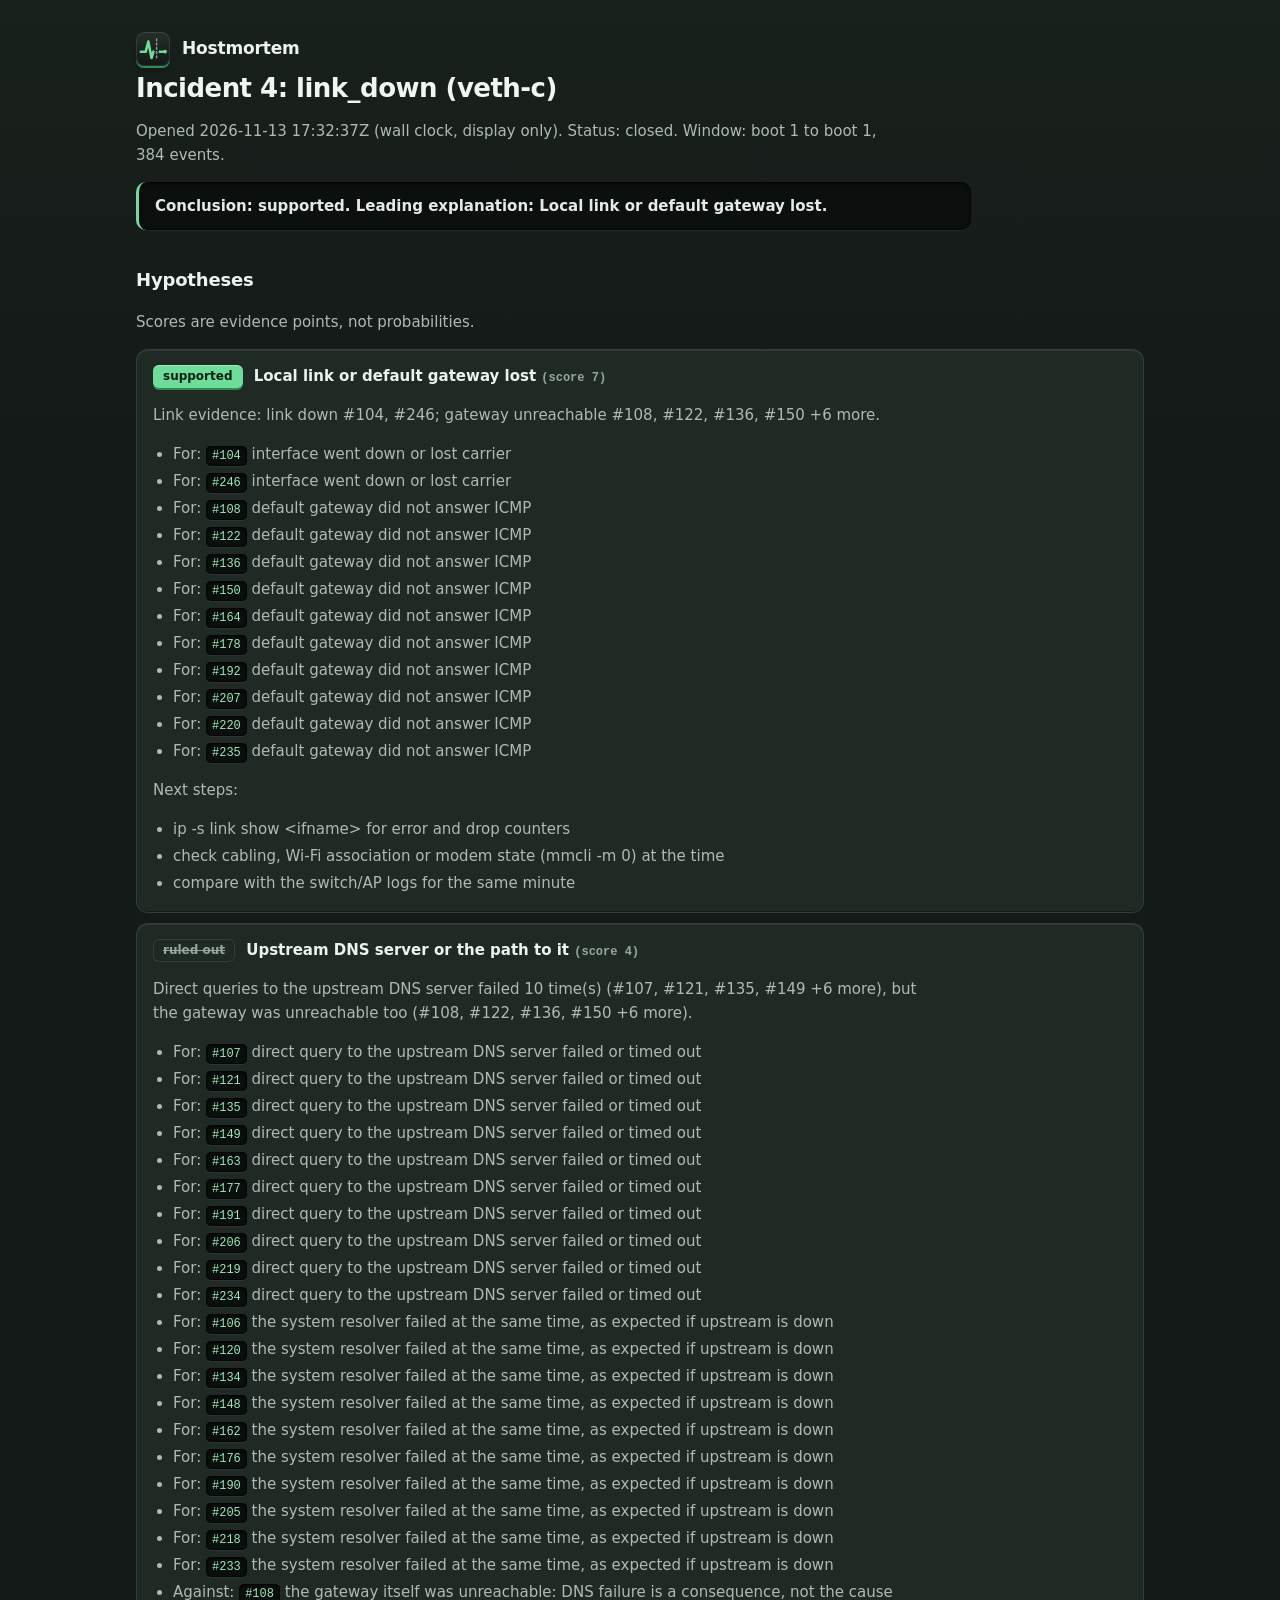
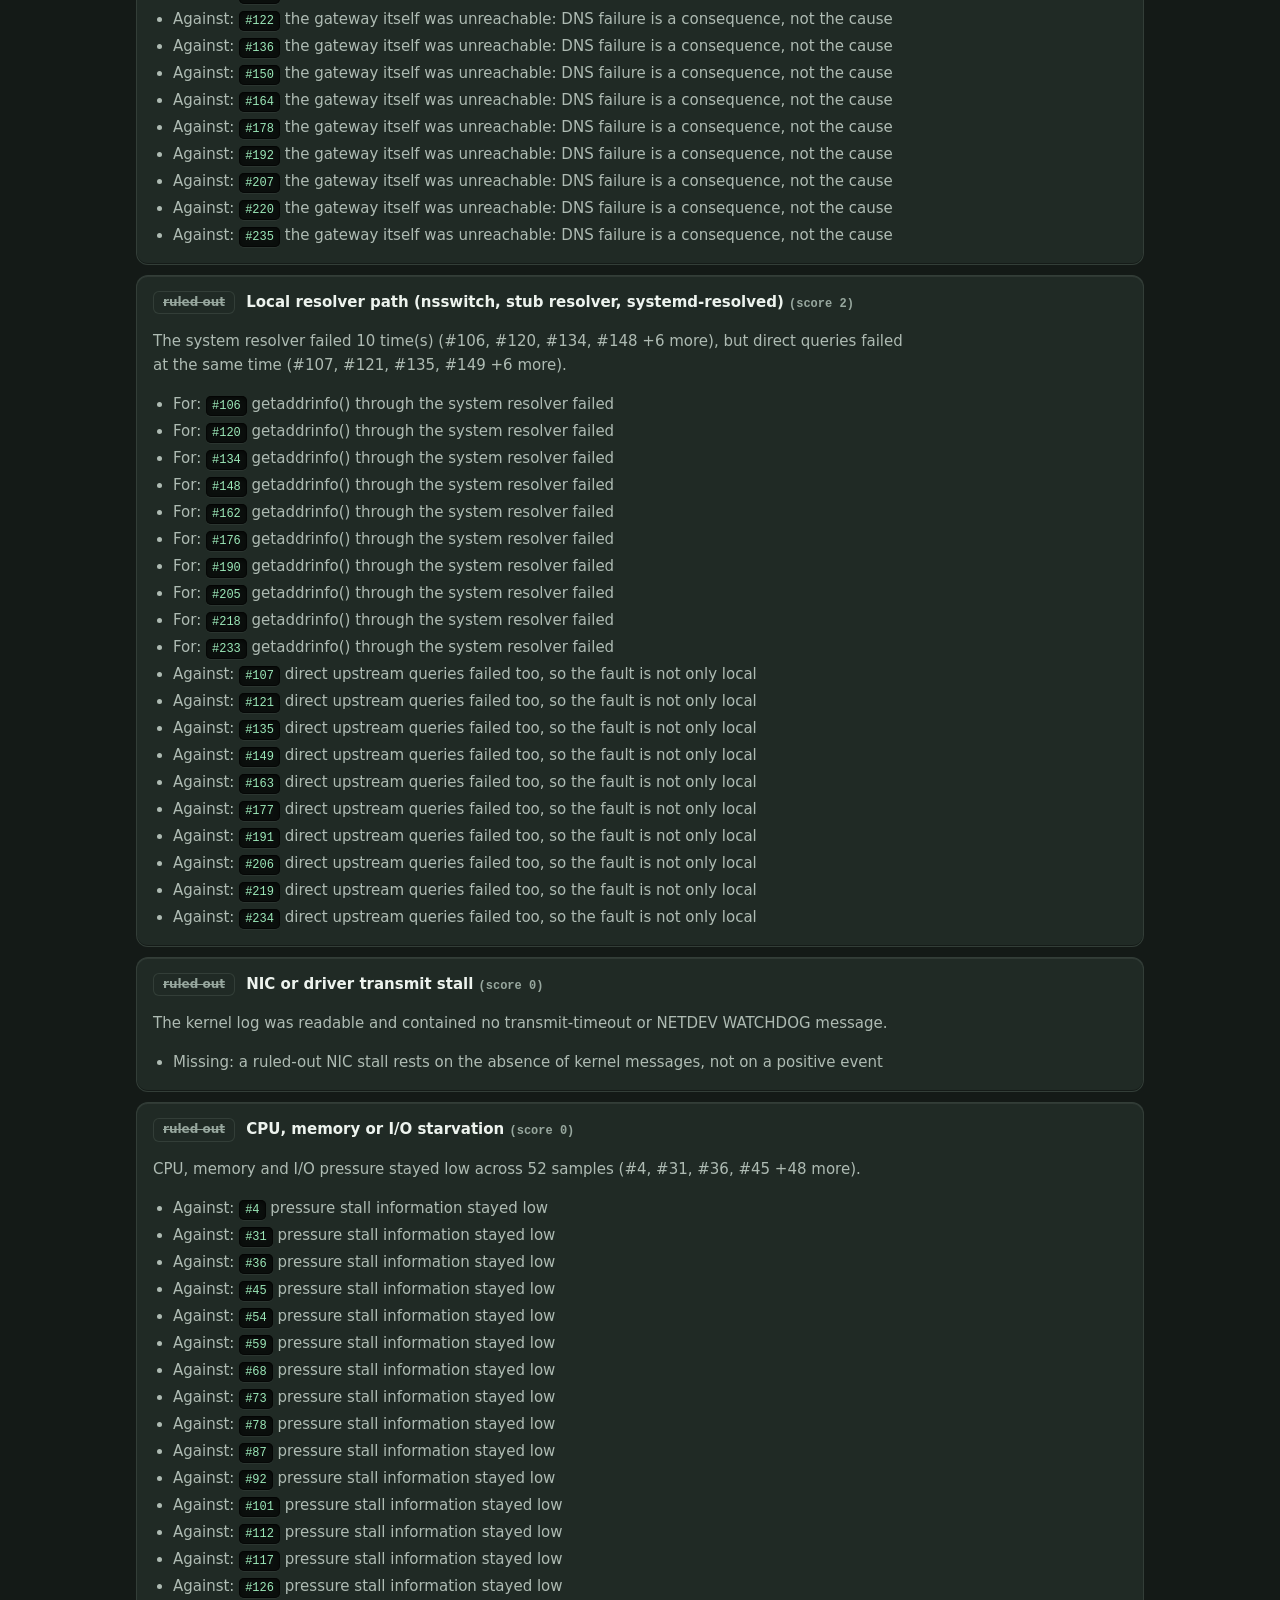
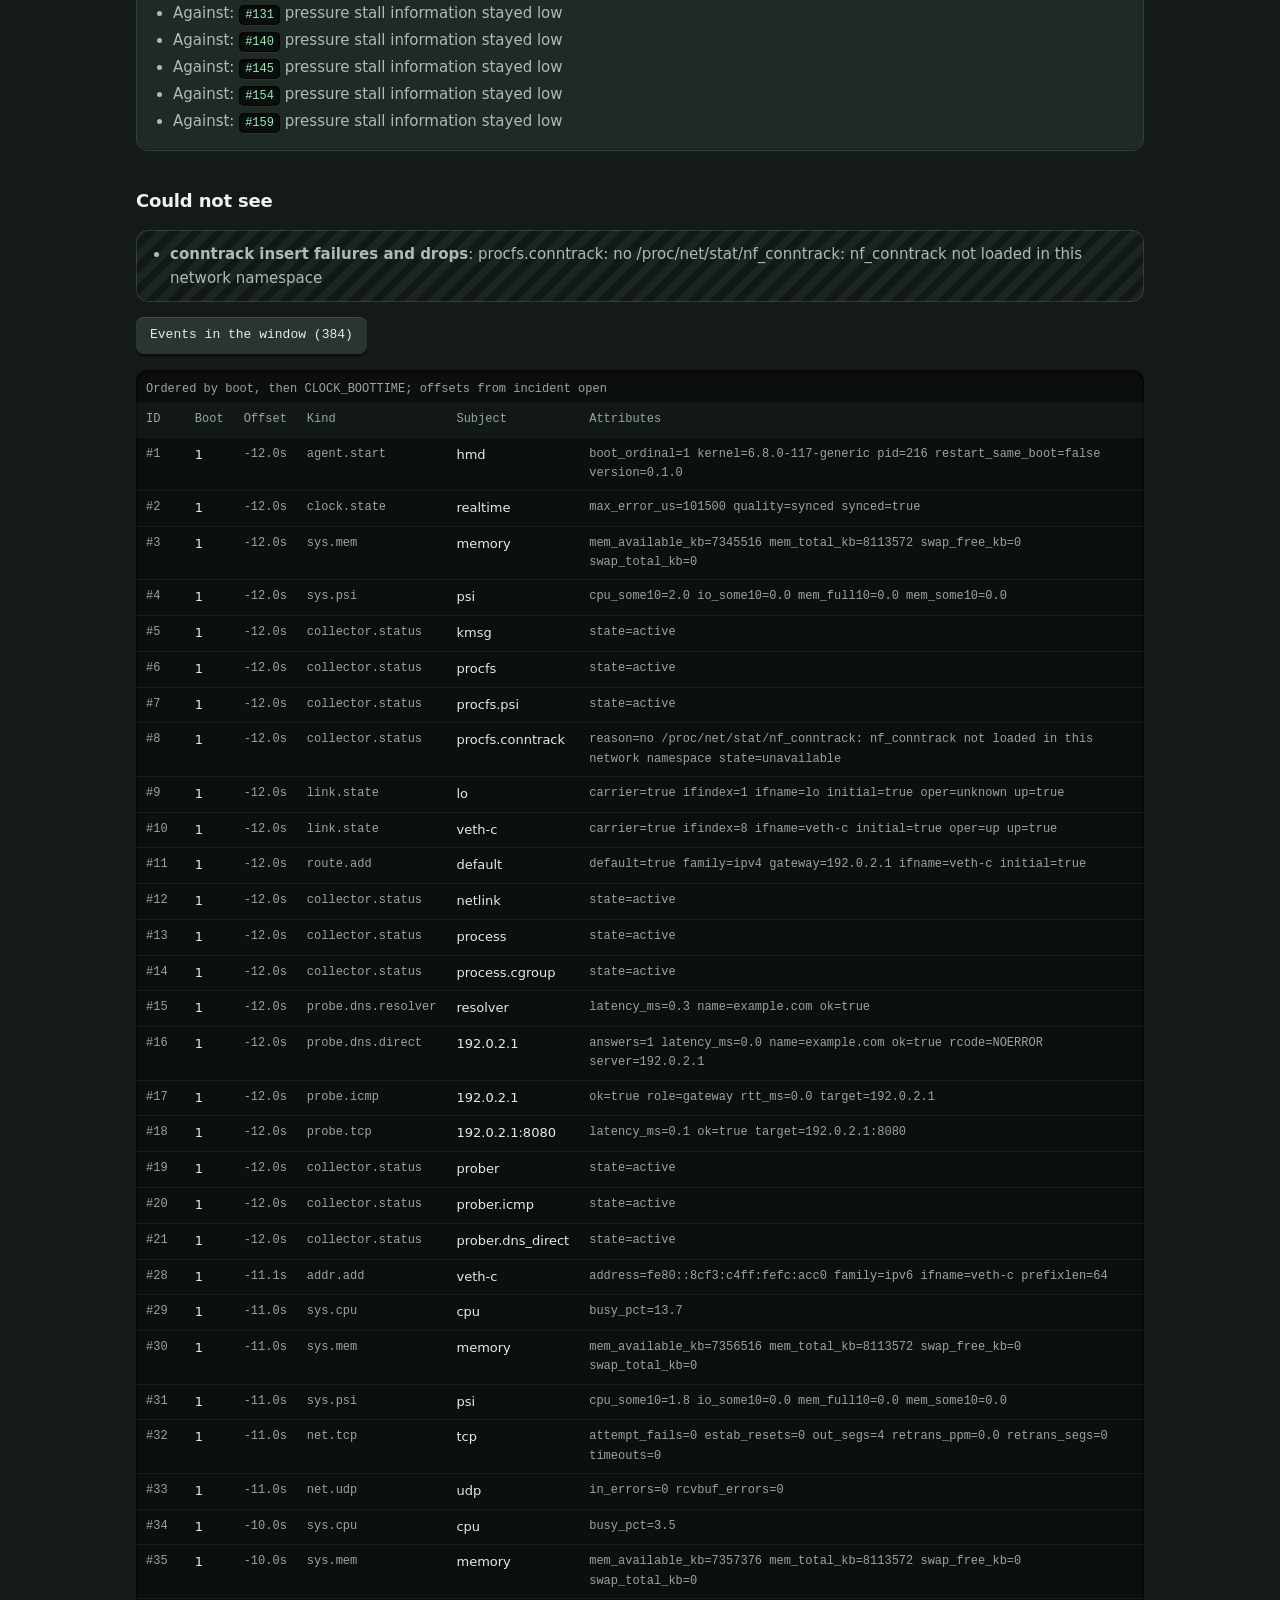
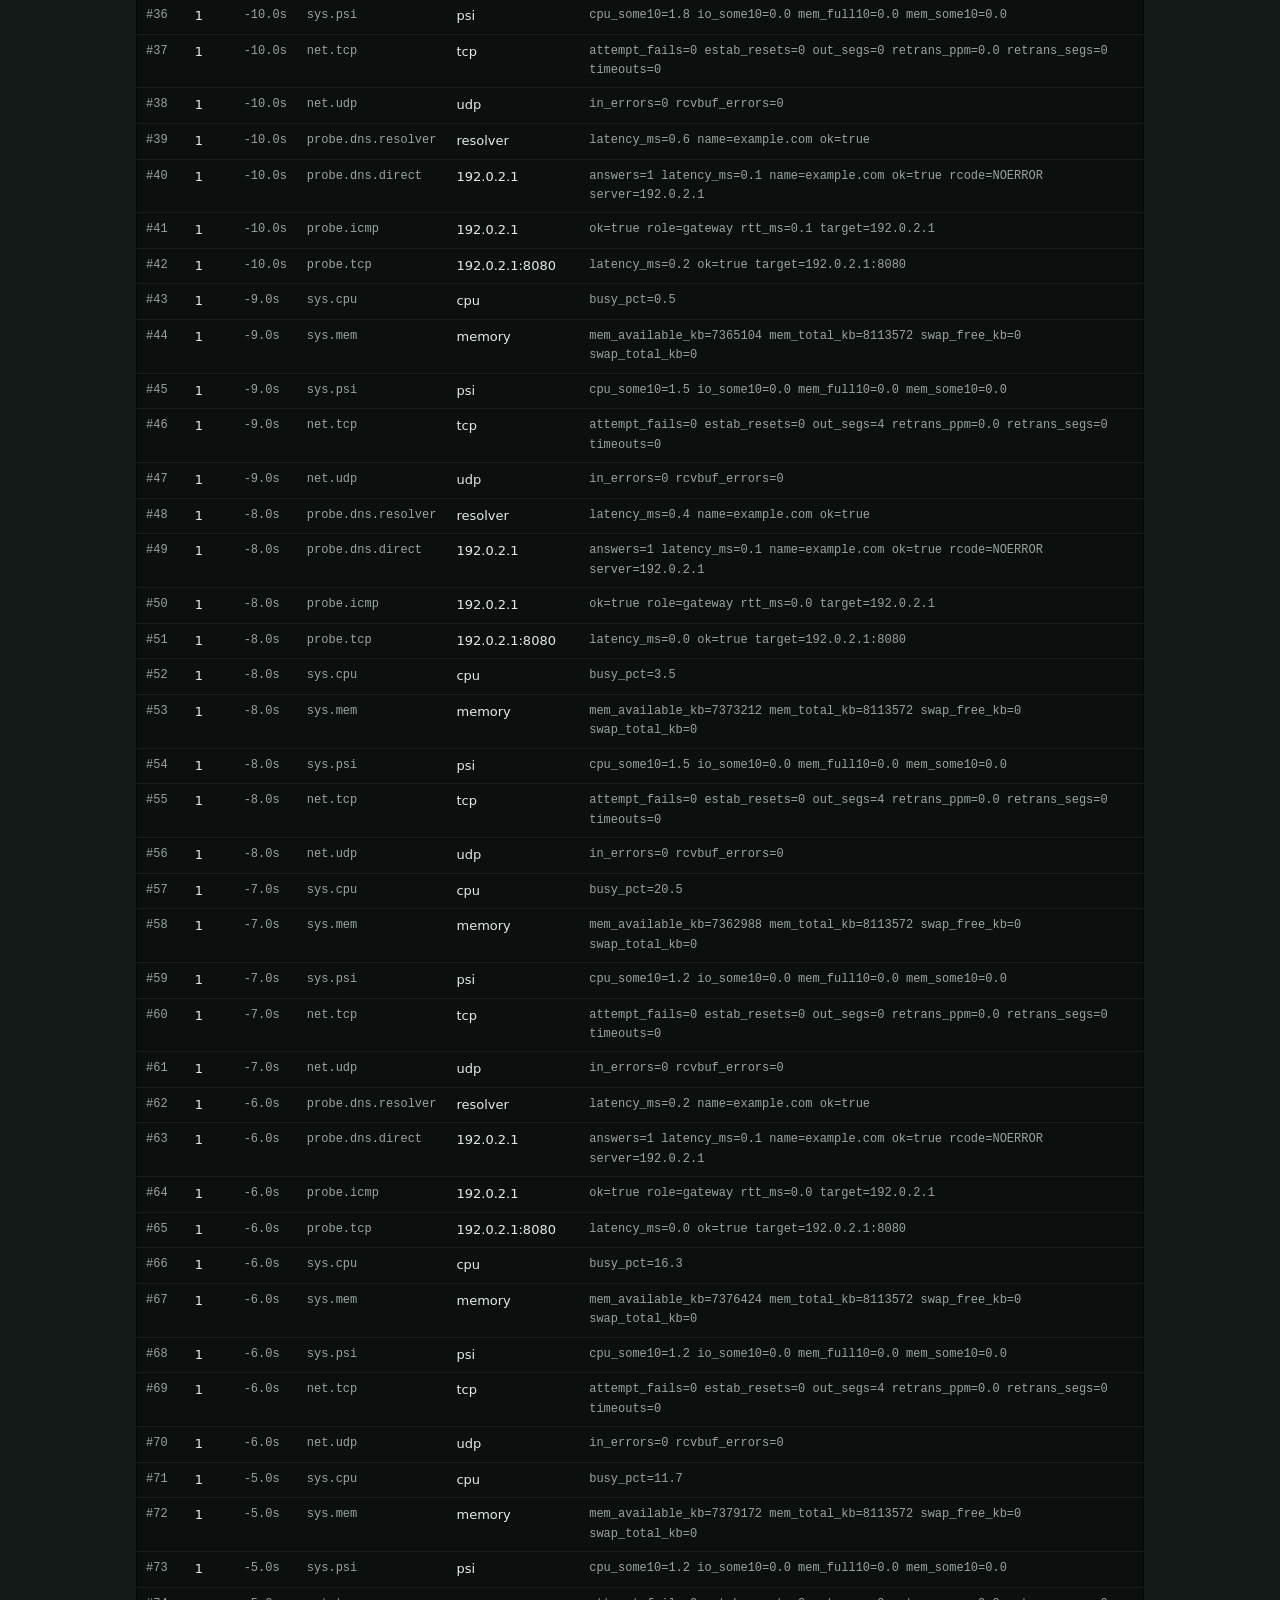
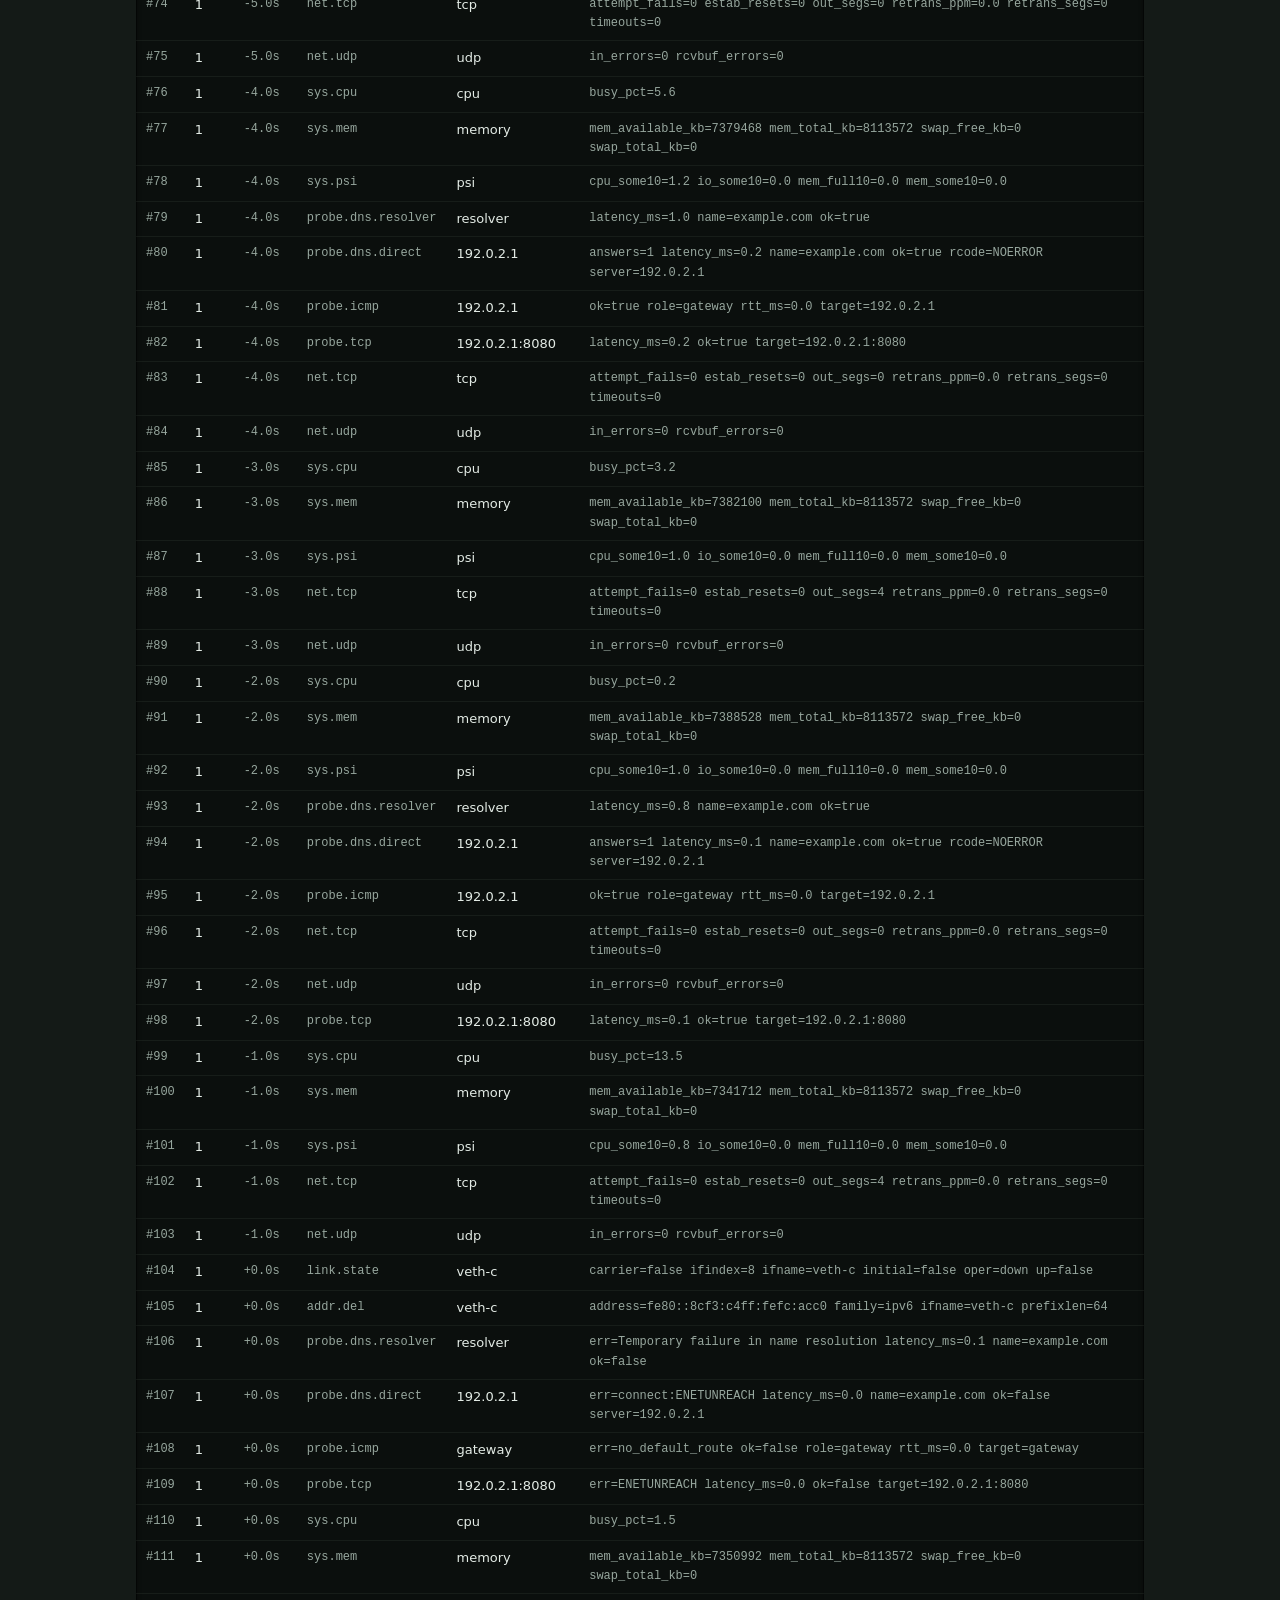
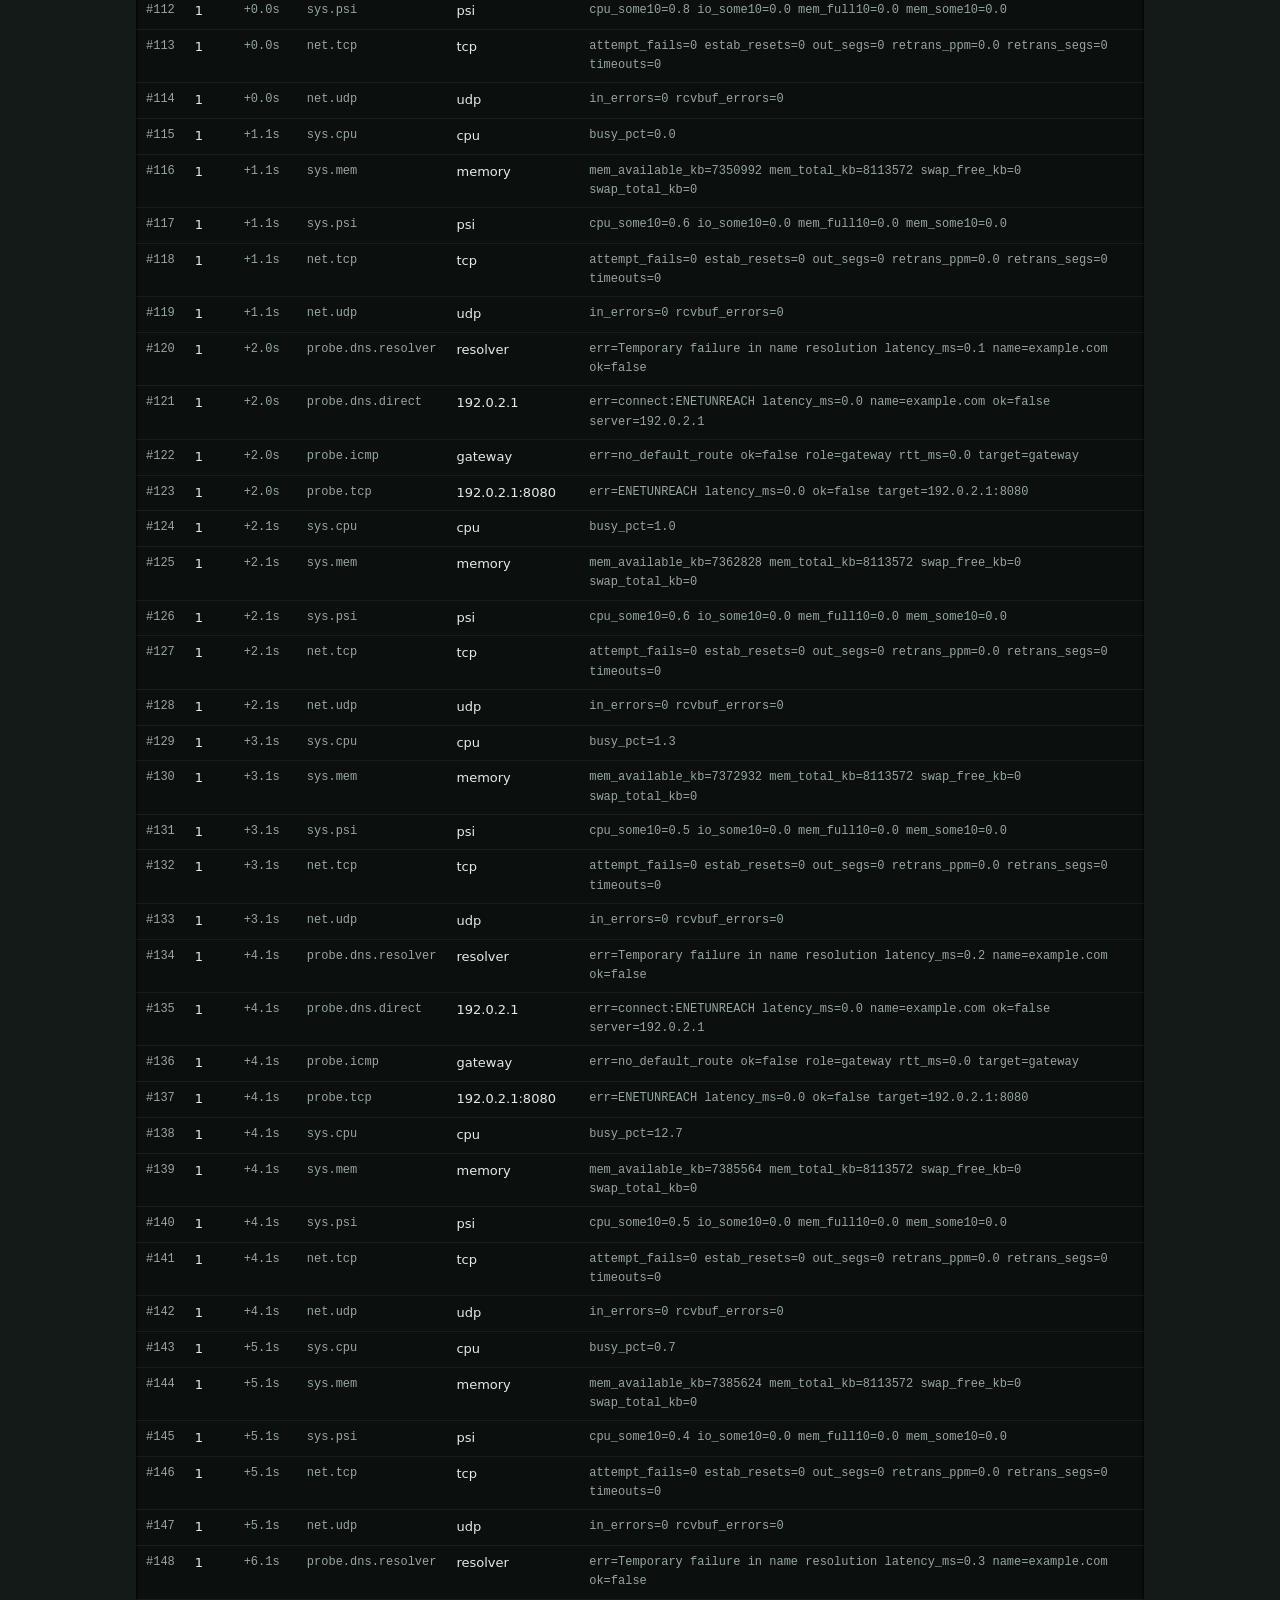
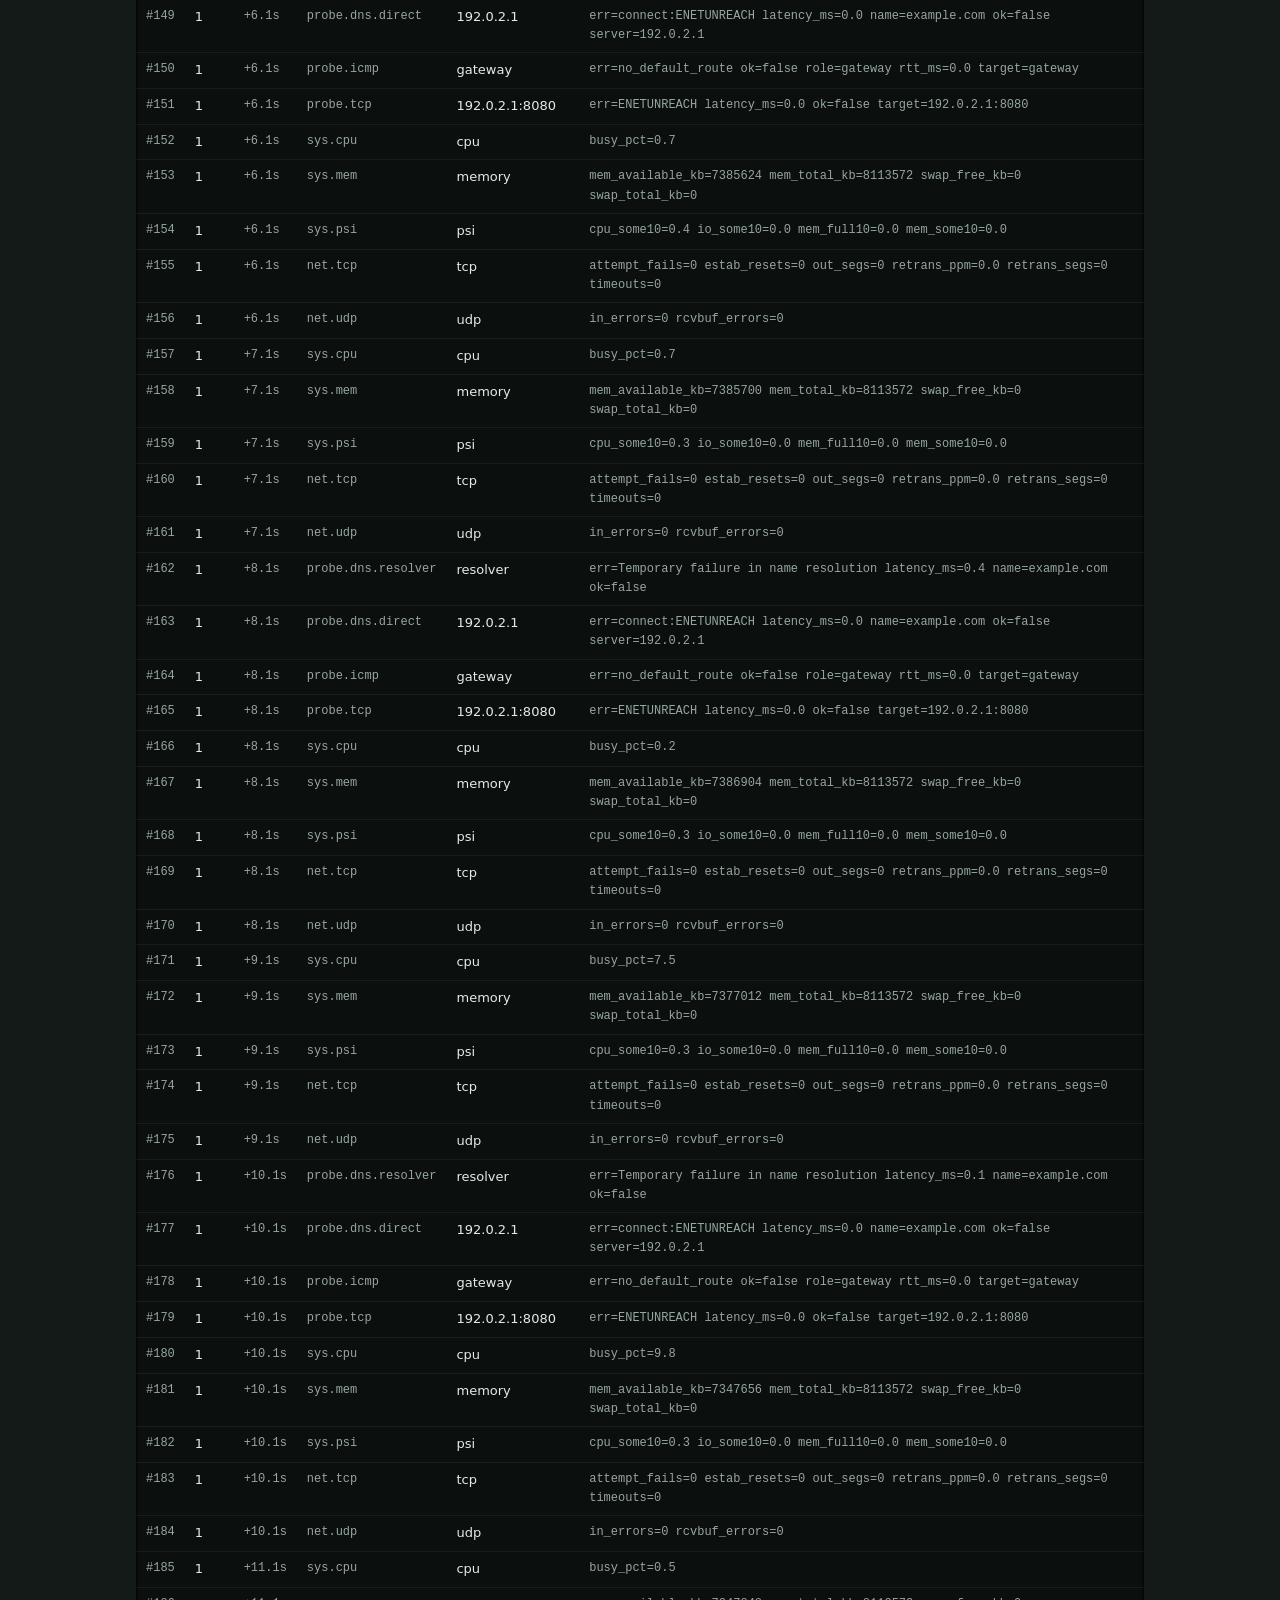
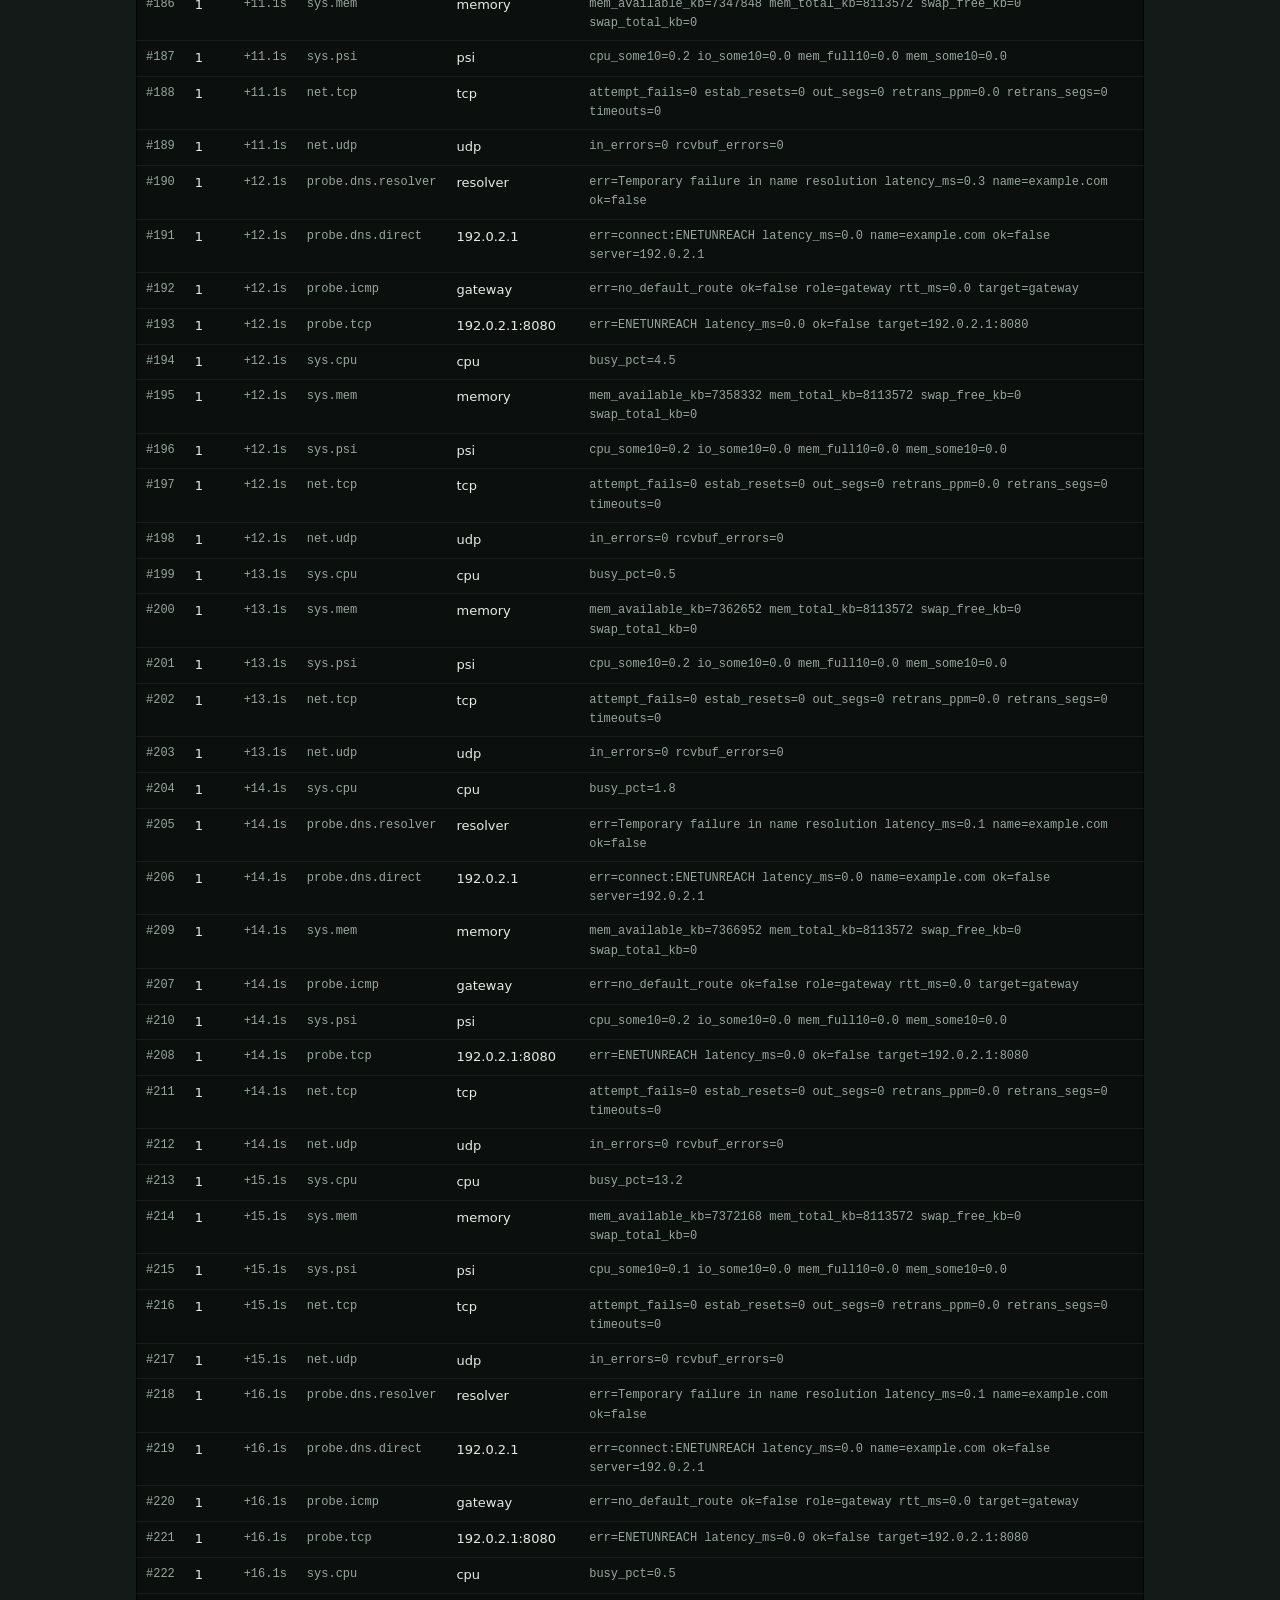
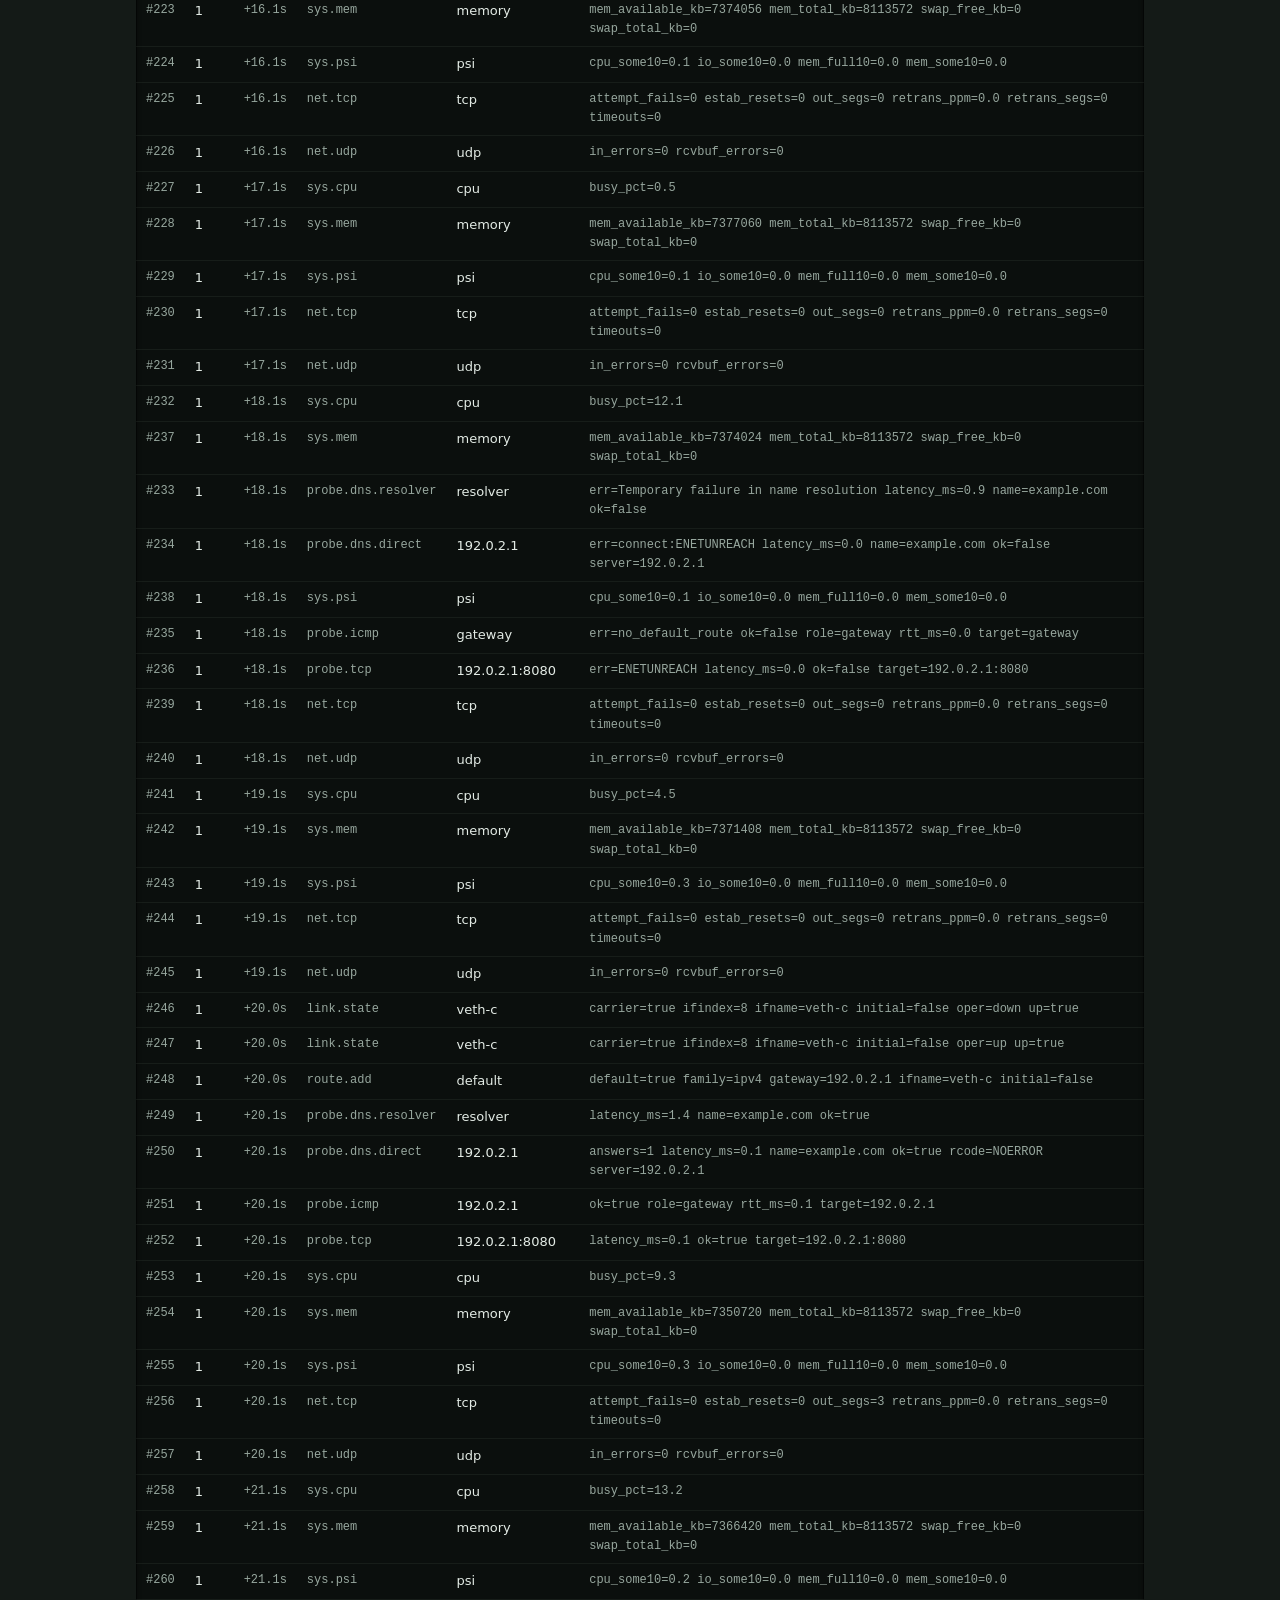
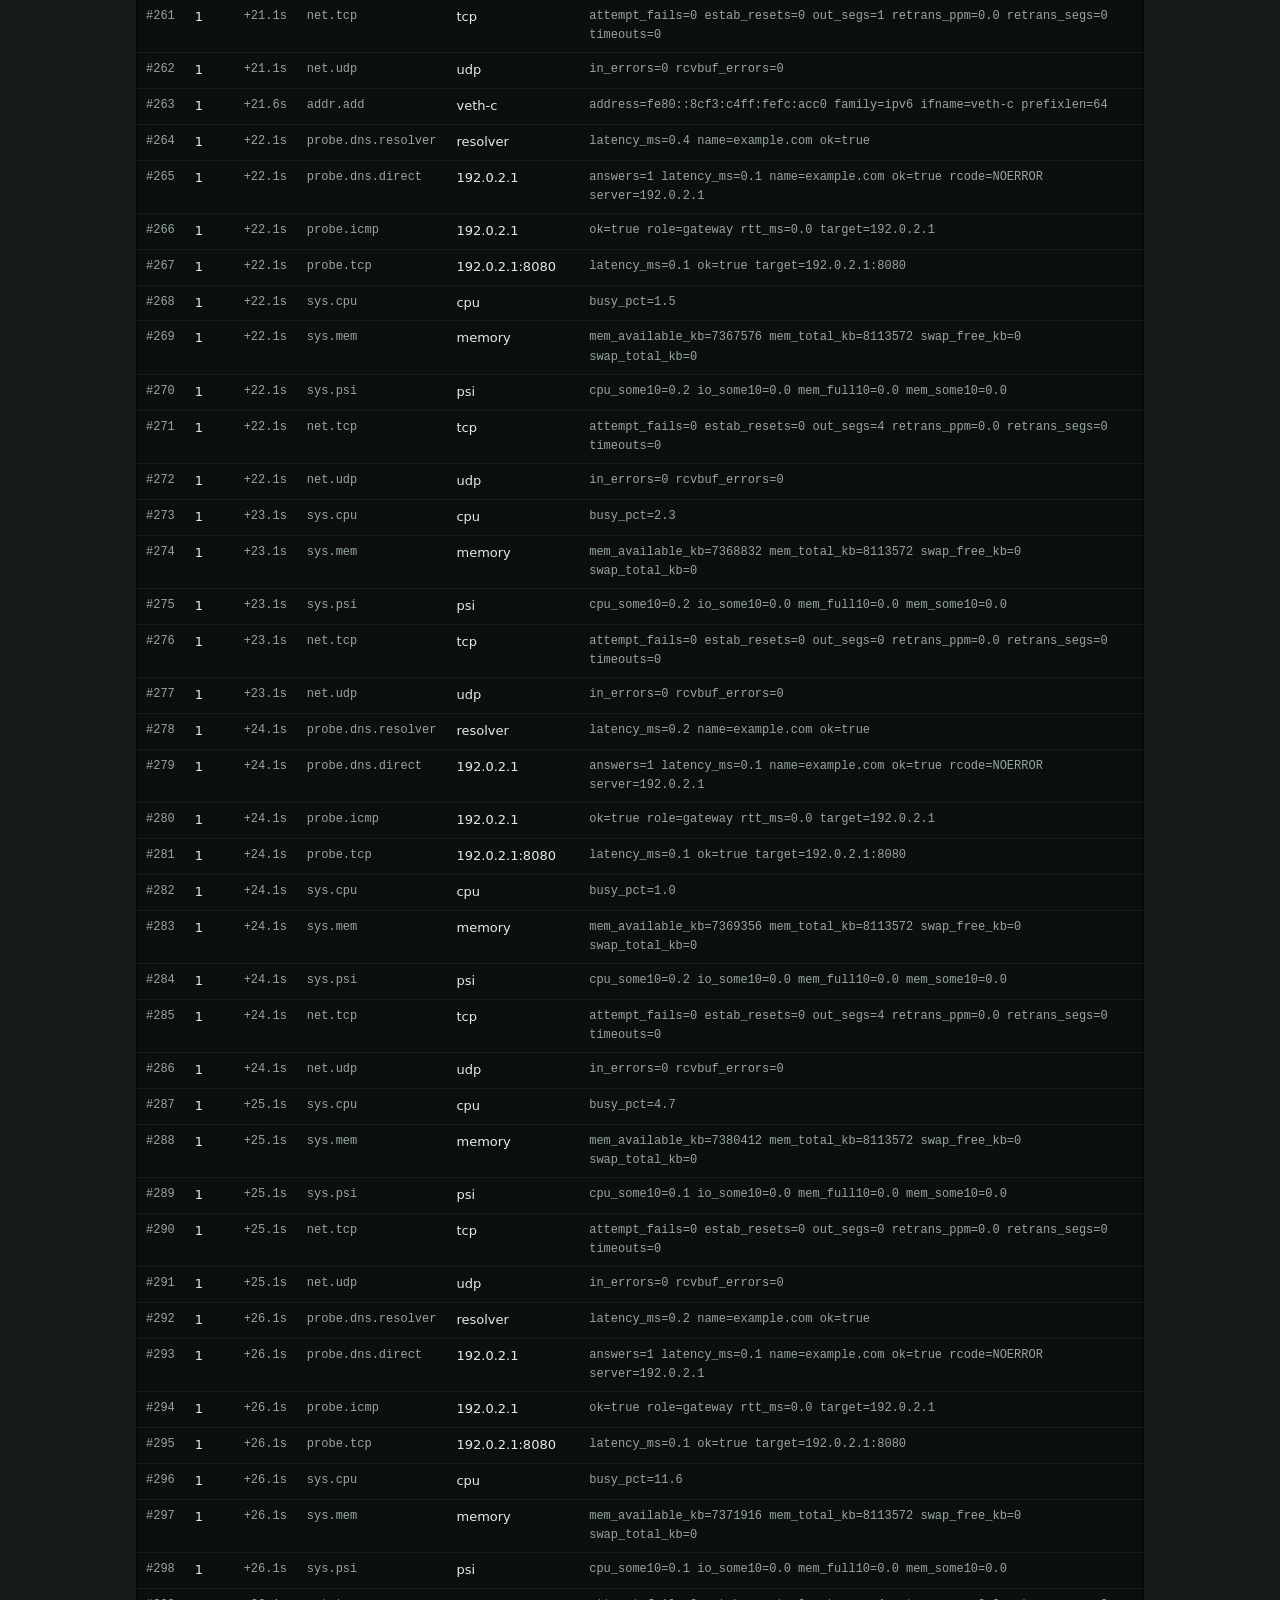
<file: site/reports/link_down.html>
<!doctype html><html lang="en"><head><meta charset="utf-8"><meta http-equiv="Content-Security-Policy" content="default-src 'none'; style-src 'unsafe-inline'"><meta name="viewport" content="width=device-width,initial-scale=1"><meta name="referrer" content="no-referrer"><title>Hostmortem incident 4</title><style>:root{--bg:#141a17;--card:#1c2420;--card2:#202a25;--well:#0b0f0d;--fg:#e3ebe5;--fg2:#aebbb3;--muted:#97a79e;--line:rgba(160,185,170,.14);--acc:#6fdc9a;--acc-ink:#9be8b8;--steel:#a7bdb0;--red:#ff5f6b;--ok:#6fdc9a;--bevel:inset 0 1px 0 rgba(255,255,255,.07),inset 0 -1px 0 rgba(0,0,0,.35);--lift:0 1px 0 rgba(0,0,0,.5),0 10px 24px -12px rgba(0,0,0,.7);--sunk:inset 0 2px 5px rgba(0,0,0,.55),inset 0 0 0 1px rgba(0,0,0,.45),0 1px 0 rgba(255,255,255,.05);color-scheme:dark}*{box-sizing:border-box}body{margin:0 auto;max-width:1040px;padding:28px 16px 48px;color:var(--fg);font:15px/1.6 system-ui,-apple-system,'Segoe UI',sans-serif;background:linear-gradient(180deg,#19211d,var(--bg) 420px)}code,.mono,th,summary,caption{font-family:ui-monospace,SFMono-Regular,Menlo,Consolas,monospace}h1{font-size:26px;line-height:1.15;letter-spacing:-.02em;margin:0 0 10px;color:#f1f6f2}h2{font-size:18px;letter-spacing:-.01em;margin:36px 0 12px;color:#edf3ee}h3,h4{font-size:15px;margin:22px 0 8px;color:#edf3ee}.hyp h3,.hyp h4{margin:0 0 6px}p{color:var(--fg2);max-width:80ch}.mono{font-size:12px;color:var(--muted)}a{color:var(--acc-ink);text-decoration-color:rgba(155,232,184,.4);text-underline-offset:3px}a:hover{color:#fff}a:focus-visible,summary:focus-visible,.wrap:focus-visible{outline:2px solid var(--acc);outline-offset:2px;border-radius:4px}main>section[id]{margin:22px 0;padding:6px 22px 18px;border-radius:18px;background:var(--card);border:1px solid var(--line);box-shadow:var(--bevel),var(--lift)}.hyp{margin:10px 0;padding:14px 16px;border-radius:12px;background:var(--card2);border:1px solid var(--line);box-shadow:var(--bevel)}.hyp ul{margin:8px 0 0;padding-left:20px;color:var(--fg2)}.hyp li{margin:3px 0}.hyp a{font:500 12px/1 ui-monospace,Menlo,monospace;text-decoration:none;padding:3px 6px;border-radius:5px;background:var(--well);box-shadow:var(--sunk)}.hyp a:hover{background:var(--acc);color:#062014}span.v{display:inline-block;padding:2px 10px;border-radius:6px;font-size:12px;font-weight:600;margin-right:6px;vertical-align:1px}span.supported{color:#062014;background:var(--acc);box-shadow:inset 0 1px 0 rgba(255,255,255,.35),0 2px 0 #2f8a57}span.possible{color:#e6eee8;background:#2b3530;box-shadow:inset 0 1px 0 rgba(255,255,255,.12),0 2px 0 #121b26}span.ruled_out{color:var(--muted);background:transparent;box-shadow:inset 0 0 0 1px var(--line);text-decoration:line-through}p.v{font-weight:600;color:var(--fg);padding:12px 16px;border-radius:10px;background:var(--well);box-shadow:var(--sunk)}p.v.supported{border-left:3px solid var(--acc)}p.v.unknown{border-left:3px solid var(--steel)}td.v{font-weight:600}td.supported{color:var(--acc-ink)}td.unknown{color:var(--steel)}.wrap{overflow-x:auto;border-radius:12px;background:var(--well);box-shadow:var(--sunk);margin:10px 0}table{border-collapse:collapse;width:100%;font-size:13px}th,td{text-align:left;padding:7px 10px;border-bottom:1px solid rgba(160,185,170,.08);vertical-align:top}th{font-size:12px;font-weight:500;color:var(--muted);background:rgba(160,185,170,.05)}tbody tr:hover{background:rgba(111,220,154,.05)}tr:target{background:rgba(111,220,154,.13);box-shadow:inset 3px 0 0 var(--acc)}caption{text-align:left;color:var(--muted);font-size:12px;padding:10px 10px 4px}details{margin:14px 0 4px}summary{cursor:pointer;display:inline-block;font-size:13px;padding:8px 14px;border-radius:8px;color:var(--fg);background:#2b3530;box-shadow:inset 0 1px 0 rgba(255,255,255,.10),0 3px 0 #0c110e}summary:active{transform:translateY(2px);box-shadow:inset 0 1px 0 rgba(255,255,255,.08),0 1px 0 #0c110e}details[open] summary{margin-bottom:6px}ul.blind{padding:12px 16px 12px 34px;border-radius:12px;color:var(--fg2);background:repeating-linear-gradient(135deg,rgba(160,185,170,.07) 0 8px,transparent 8px 16px),#121915;box-shadow:inset 0 0 0 1px rgba(160,185,170,.2)}.head{display:flex;align-items:center;gap:12px;margin:4px 0 8px}.head h1{margin:0}.mark{width:34px;height:34px;flex:0 0 auto;border-radius:8px;box-shadow:0 2px 0 #2f8a57,0 6px 14px -6px rgba(0,0,0,.8)}.brand{font-weight:700;font-size:17px;letter-spacing:-.01em;color:#edf3ee}.st{display:inline-flex;align-items:center;gap:7px}.st::before{content:'';width:8px;height:8px;border-radius:50%;box-shadow:inset 0 -1px 1px rgba(0,0,0,.35)}.st-active::before{background:var(--ok)}.st-degraded::before{background:#d6cf5a}.st-unavailable{color:#ffb3b9}.st-unavailable::before{background:var(--red)}.st-unknown::before{background:transparent;box-shadow:inset 0 0 0 1.5px var(--muted)}.banner{padding:12px 16px;border-radius:10px;color:#ffd3d6;background:rgba(255,95,107,.10);box-shadow:inset 0 0 0 1px rgba(255,95,107,.45)}@media print{:root{--bg:#fff;--card:#fff;--card2:#fff;--well:#fff;--fg:#111;--fg2:#333;--muted:#444;--line:#ccc;--acc-ink:#17512f;--steel:#354940;color-scheme:light}body,ul.blind,summary,span.v{background:#fff}h1,h2,h3,h4,.brand,span.v{color:#111}.hyp a,ul.blind,span.v{box-shadow:none}.st-unavailable,.banner{color:#722631}.banner{background:#fff}main>section[id],.hyp,.wrap,p.v,summary{box-shadow:none;border:1px solid #ccc}details>*{display:block}}</style></head><body><main><header class="head"><svg class="mark" viewBox="0 0 32 32" aria-hidden="true"><defs><linearGradient id="hmk" x1="0" y1="0" x2="0" y2="1"><stop offset="0" stop-color="#26302b"/><stop offset="1" stop-color="#121814"/></linearGradient></defs><rect width="32" height="32" rx="8" fill="url(#hmk)"/><rect x=".5" y=".5" width="31" height="31" rx="7.5" fill="none" stroke="#fff" stroke-opacity=".1"/><path d="M4.5 18.5H9.2L11.6 9L14.6 24.5L16.4 18.5M22.4 18.5H25.6" fill="none" stroke="#6fdc9a" stroke-width="2.4" stroke-linecap="round" stroke-linejoin="round"/><path d="M19.4 6.5V25.5" stroke="#8a9a91" stroke-width="1.4" stroke-linecap="round" stroke-dasharray="1.8 2.2"/><circle cx="27.4" cy="18.5" r="1.7" fill="#6fdc9a"/></svg><span class="brand">Hostmortem</span></header><h1>Incident 4: link_down (veth-c)</h1><p>Opened 2026-11-13 17:32:37Z (wall clock, display only). Status: closed. Window: boot 1 to boot 1, 384 events.</p><p class="v supported">Conclusion: supported. Leading explanation: Local link or default gateway lost.</p><h2>Hypotheses</h2><p>Scores are evidence points, not probabilities.</p><section class="hyp"><h3><span class="v supported">supported</span> Local link or default gateway lost <span class="mono">(score 7)</span></h3><p>Link evidence: link down #104, #246; gateway unreachable #108, #122, #136, #150 +6 more.</p><ul><li>For: <a href="#i4e104">#104</a> interface went down or lost carrier</li><li>For: <a href="#i4e246">#246</a> interface went down or lost carrier</li><li>For: <a href="#i4e108">#108</a> default gateway did not answer ICMP</li><li>For: <a href="#i4e122">#122</a> default gateway did not answer ICMP</li><li>For: <a href="#i4e136">#136</a> default gateway did not answer ICMP</li><li>For: <a href="#i4e150">#150</a> default gateway did not answer ICMP</li><li>For: <a href="#i4e164">#164</a> default gateway did not answer ICMP</li><li>For: <a href="#i4e178">#178</a> default gateway did not answer ICMP</li><li>For: <a href="#i4e192">#192</a> default gateway did not answer ICMP</li><li>For: <a href="#i4e207">#207</a> default gateway did not answer ICMP</li><li>For: <a href="#i4e220">#220</a> default gateway did not answer ICMP</li><li>For: <a href="#i4e235">#235</a> default gateway did not answer ICMP</li></ul><p>Next steps:</p><ul><li>ip -s link show &lt;ifname&gt; for error and drop counters</li><li>check cabling, Wi-Fi association or modem state (mmcli -m 0) at the time</li><li>compare with the switch/AP logs for the same minute</li></ul></section><section class="hyp"><h3><span class="v ruled_out">ruled out</span> Upstream DNS server or the path to it <span class="mono">(score 4)</span></h3><p>Direct queries to the upstream DNS server failed 10 time(s) (#107, #121, #135, #149 +6 more), but the gateway was unreachable too (#108, #122, #136, #150 +6 more).</p><ul><li>For: <a href="#i4e107">#107</a> direct query to the upstream DNS server failed or timed out</li><li>For: <a href="#i4e121">#121</a> direct query to the upstream DNS server failed or timed out</li><li>For: <a href="#i4e135">#135</a> direct query to the upstream DNS server failed or timed out</li><li>For: <a href="#i4e149">#149</a> direct query to the upstream DNS server failed or timed out</li><li>For: <a href="#i4e163">#163</a> direct query to the upstream DNS server failed or timed out</li><li>For: <a href="#i4e177">#177</a> direct query to the upstream DNS server failed or timed out</li><li>For: <a href="#i4e191">#191</a> direct query to the upstream DNS server failed or timed out</li><li>For: <a href="#i4e206">#206</a> direct query to the upstream DNS server failed or timed out</li><li>For: <a href="#i4e219">#219</a> direct query to the upstream DNS server failed or timed out</li><li>For: <a href="#i4e234">#234</a> direct query to the upstream DNS server failed or timed out</li><li>For: <a href="#i4e106">#106</a> the system resolver failed at the same time, as expected if upstream is down</li><li>For: <a href="#i4e120">#120</a> the system resolver failed at the same time, as expected if upstream is down</li><li>For: <a href="#i4e134">#134</a> the system resolver failed at the same time, as expected if upstream is down</li><li>For: <a href="#i4e148">#148</a> the system resolver failed at the same time, as expected if upstream is down</li><li>For: <a href="#i4e162">#162</a> the system resolver failed at the same time, as expected if upstream is down</li><li>For: <a href="#i4e176">#176</a> the system resolver failed at the same time, as expected if upstream is down</li><li>For: <a href="#i4e190">#190</a> the system resolver failed at the same time, as expected if upstream is down</li><li>For: <a href="#i4e205">#205</a> the system resolver failed at the same time, as expected if upstream is down</li><li>For: <a href="#i4e218">#218</a> the system resolver failed at the same time, as expected if upstream is down</li><li>For: <a href="#i4e233">#233</a> the system resolver failed at the same time, as expected if upstream is down</li><li>Against: <a href="#i4e108">#108</a> the gateway itself was unreachable: DNS failure is a consequence, not the cause</li><li>Against: <a href="#i4e122">#122</a> the gateway itself was unreachable: DNS failure is a consequence, not the cause</li><li>Against: <a href="#i4e136">#136</a> the gateway itself was unreachable: DNS failure is a consequence, not the cause</li><li>Against: <a href="#i4e150">#150</a> the gateway itself was unreachable: DNS failure is a consequence, not the cause</li><li>Against: <a href="#i4e164">#164</a> the gateway itself was unreachable: DNS failure is a consequence, not the cause</li><li>Against: <a href="#i4e178">#178</a> the gateway itself was unreachable: DNS failure is a consequence, not the cause</li><li>Against: <a href="#i4e192">#192</a> the gateway itself was unreachable: DNS failure is a consequence, not the cause</li><li>Against: <a href="#i4e207">#207</a> the gateway itself was unreachable: DNS failure is a consequence, not the cause</li><li>Against: <a href="#i4e220">#220</a> the gateway itself was unreachable: DNS failure is a consequence, not the cause</li><li>Against: <a href="#i4e235">#235</a> the gateway itself was unreachable: DNS failure is a consequence, not the cause</li></ul></section><section class="hyp"><h3><span class="v ruled_out">ruled out</span> Local resolver path (nsswitch, stub resolver, systemd-resolved) <span class="mono">(score 2)</span></h3><p>The system resolver failed 10 time(s) (#106, #120, #134, #148 +6 more), but direct queries failed at the same time (#107, #121, #135, #149 +6 more).</p><ul><li>For: <a href="#i4e106">#106</a> getaddrinfo() through the system resolver failed</li><li>For: <a href="#i4e120">#120</a> getaddrinfo() through the system resolver failed</li><li>For: <a href="#i4e134">#134</a> getaddrinfo() through the system resolver failed</li><li>For: <a href="#i4e148">#148</a> getaddrinfo() through the system resolver failed</li><li>For: <a href="#i4e162">#162</a> getaddrinfo() through the system resolver failed</li><li>For: <a href="#i4e176">#176</a> getaddrinfo() through the system resolver failed</li><li>For: <a href="#i4e190">#190</a> getaddrinfo() through the system resolver failed</li><li>For: <a href="#i4e205">#205</a> getaddrinfo() through the system resolver failed</li><li>For: <a href="#i4e218">#218</a> getaddrinfo() through the system resolver failed</li><li>For: <a href="#i4e233">#233</a> getaddrinfo() through the system resolver failed</li><li>Against: <a href="#i4e107">#107</a> direct upstream queries failed too, so the fault is not only local</li><li>Against: <a href="#i4e121">#121</a> direct upstream queries failed too, so the fault is not only local</li><li>Against: <a href="#i4e135">#135</a> direct upstream queries failed too, so the fault is not only local</li><li>Against: <a href="#i4e149">#149</a> direct upstream queries failed too, so the fault is not only local</li><li>Against: <a href="#i4e163">#163</a> direct upstream queries failed too, so the fault is not only local</li><li>Against: <a href="#i4e177">#177</a> direct upstream queries failed too, so the fault is not only local</li><li>Against: <a href="#i4e191">#191</a> direct upstream queries failed too, so the fault is not only local</li><li>Against: <a href="#i4e206">#206</a> direct upstream queries failed too, so the fault is not only local</li><li>Against: <a href="#i4e219">#219</a> direct upstream queries failed too, so the fault is not only local</li><li>Against: <a href="#i4e234">#234</a> direct upstream queries failed too, so the fault is not only local</li></ul></section><section class="hyp"><h3><span class="v ruled_out">ruled out</span> NIC or driver transmit stall <span class="mono">(score 0)</span></h3><p>The kernel log was readable and contained no transmit-timeout or NETDEV WATCHDOG message.</p><ul><li>Missing: a ruled-out NIC stall rests on the absence of kernel messages, not on a positive event</li></ul></section><section class="hyp"><h3><span class="v ruled_out">ruled out</span> CPU, memory or I/O starvation <span class="mono">(score 0)</span></h3><p>CPU, memory and I/O pressure stayed low across 52 samples (#4, #31, #36, #45 +48 more).</p><ul><li>Against: <a href="#i4e4">#4</a> pressure stall information stayed low</li><li>Against: <a href="#i4e31">#31</a> pressure stall information stayed low</li><li>Against: <a href="#i4e36">#36</a> pressure stall information stayed low</li><li>Against: <a href="#i4e45">#45</a> pressure stall information stayed low</li><li>Against: <a href="#i4e54">#54</a> pressure stall information stayed low</li><li>Against: <a href="#i4e59">#59</a> pressure stall information stayed low</li><li>Against: <a href="#i4e68">#68</a> pressure stall information stayed low</li><li>Against: <a href="#i4e73">#73</a> pressure stall information stayed low</li><li>Against: <a href="#i4e78">#78</a> pressure stall information stayed low</li><li>Against: <a href="#i4e87">#87</a> pressure stall information stayed low</li><li>Against: <a href="#i4e92">#92</a> pressure stall information stayed low</li><li>Against: <a href="#i4e101">#101</a> pressure stall information stayed low</li><li>Against: <a href="#i4e112">#112</a> pressure stall information stayed low</li><li>Against: <a href="#i4e117">#117</a> pressure stall information stayed low</li><li>Against: <a href="#i4e126">#126</a> pressure stall information stayed low</li><li>Against: <a href="#i4e131">#131</a> pressure stall information stayed low</li><li>Against: <a href="#i4e140">#140</a> pressure stall information stayed low</li><li>Against: <a href="#i4e145">#145</a> pressure stall information stayed low</li><li>Against: <a href="#i4e154">#154</a> pressure stall information stayed low</li><li>Against: <a href="#i4e159">#159</a> pressure stall information stayed low</li></ul></section><h2>Could not see</h2><ul class="blind"><li><strong>conntrack insert failures and drops</strong>: procfs.conntrack: no /proc/net/stat/nf_conntrack: nf_conntrack not loaded in this network namespace</li></ul><details open><summary>Events in the window (384)</summary><div class="wrap" role="region" tabindex="0" aria-label="Events in the window"><table><caption>Ordered by boot, then CLOCK_BOOTTIME; offsets from incident open</caption><thead><tr><th scope="col">ID</th><th scope="col">Boot</th><th scope="col">Offset</th><th scope="col">Kind</th><th scope="col">Subject</th><th scope="col">Attributes</th></tr></thead><tbody><tr id="i4e1"><td class="mono">#1</td><td>1</td><td class="mono">    -12.0s</td><td class="mono">agent.start</td><td>hmd</td><td class="mono">boot_ordinal=1 kernel=6.8.0-117-generic pid=216 restart_same_boot=false version=0.1.0</td></tr><tr id="i4e2"><td class="mono">#2</td><td>1</td><td class="mono">    -12.0s</td><td class="mono">clock.state</td><td>realtime</td><td class="mono">max_error_us=101500 quality=synced synced=true</td></tr><tr id="i4e3"><td class="mono">#3</td><td>1</td><td class="mono">    -12.0s</td><td class="mono">sys.mem</td><td>memory</td><td class="mono">mem_available_kb=7345516 mem_total_kb=8113572 swap_free_kb=0 swap_total_kb=0</td></tr><tr id="i4e4"><td class="mono">#4</td><td>1</td><td class="mono">    -12.0s</td><td class="mono">sys.psi</td><td>psi</td><td class="mono">cpu_some10=2.0 io_some10=0.0 mem_full10=0.0 mem_some10=0.0</td></tr><tr id="i4e5"><td class="mono">#5</td><td>1</td><td class="mono">    -12.0s</td><td class="mono">collector.status</td><td>kmsg</td><td class="mono">state=active</td></tr><tr id="i4e6"><td class="mono">#6</td><td>1</td><td class="mono">    -12.0s</td><td class="mono">collector.status</td><td>procfs</td><td class="mono">state=active</td></tr><tr id="i4e7"><td class="mono">#7</td><td>1</td><td class="mono">    -12.0s</td><td class="mono">collector.status</td><td>procfs.psi</td><td class="mono">state=active</td></tr><tr id="i4e8"><td class="mono">#8</td><td>1</td><td class="mono">    -12.0s</td><td class="mono">collector.status</td><td>procfs.conntrack</td><td class="mono">reason=no /proc/net/stat/nf_conntrack: nf_conntrack not loaded in this network namespace state=unavailable</td></tr><tr id="i4e9"><td class="mono">#9</td><td>1</td><td class="mono">    -12.0s</td><td class="mono">link.state</td><td>lo</td><td class="mono">carrier=true ifindex=1 ifname=lo initial=true oper=unknown up=true</td></tr><tr id="i4e10"><td class="mono">#10</td><td>1</td><td class="mono">    -12.0s</td><td class="mono">link.state</td><td>veth-c</td><td class="mono">carrier=true ifindex=8 ifname=veth-c initial=true oper=up up=true</td></tr><tr id="i4e11"><td class="mono">#11</td><td>1</td><td class="mono">    -12.0s</td><td class="mono">route.add</td><td>default</td><td class="mono">default=true family=ipv4 gateway=192.0.2.1 ifname=veth-c initial=true</td></tr><tr id="i4e12"><td class="mono">#12</td><td>1</td><td class="mono">    -12.0s</td><td class="mono">collector.status</td><td>netlink</td><td class="mono">state=active</td></tr><tr id="i4e13"><td class="mono">#13</td><td>1</td><td class="mono">    -12.0s</td><td class="mono">collector.status</td><td>process</td><td class="mono">state=active</td></tr><tr id="i4e14"><td class="mono">#14</td><td>1</td><td class="mono">    -12.0s</td><td class="mono">collector.status</td><td>process.cgroup</td><td class="mono">state=active</td></tr><tr id="i4e15"><td class="mono">#15</td><td>1</td><td class="mono">    -12.0s</td><td class="mono">probe.dns.resolver</td><td>resolver</td><td class="mono">latency_ms=0.3 name=example.com ok=true</td></tr><tr id="i4e16"><td class="mono">#16</td><td>1</td><td class="mono">    -12.0s</td><td class="mono">probe.dns.direct</td><td>192.0.2.1</td><td class="mono">answers=1 latency_ms=0.0 name=example.com ok=true rcode=NOERROR server=192.0.2.1</td></tr><tr id="i4e17"><td class="mono">#17</td><td>1</td><td class="mono">    -12.0s</td><td class="mono">probe.icmp</td><td>192.0.2.1</td><td class="mono">ok=true role=gateway rtt_ms=0.0 target=192.0.2.1</td></tr><tr id="i4e18"><td class="mono">#18</td><td>1</td><td class="mono">    -12.0s</td><td class="mono">probe.tcp</td><td>192.0.2.1:8080</td><td class="mono">latency_ms=0.1 ok=true target=192.0.2.1:8080</td></tr><tr id="i4e19"><td class="mono">#19</td><td>1</td><td class="mono">    -12.0s</td><td class="mono">collector.status</td><td>prober</td><td class="mono">state=active</td></tr><tr id="i4e20"><td class="mono">#20</td><td>1</td><td class="mono">    -12.0s</td><td class="mono">collector.status</td><td>prober.icmp</td><td class="mono">state=active</td></tr><tr id="i4e21"><td class="mono">#21</td><td>1</td><td class="mono">    -12.0s</td><td class="mono">collector.status</td><td>prober.dns_direct</td><td class="mono">state=active</td></tr><tr id="i4e28"><td class="mono">#28</td><td>1</td><td class="mono">    -11.1s</td><td class="mono">addr.add</td><td>veth-c</td><td class="mono">address=fe80::8cf3:c4ff:fefc:acc0 family=ipv6 ifname=veth-c prefixlen=64</td></tr><tr id="i4e29"><td class="mono">#29</td><td>1</td><td class="mono">    -11.0s</td><td class="mono">sys.cpu</td><td>cpu</td><td class="mono">busy_pct=13.7</td></tr><tr id="i4e30"><td class="mono">#30</td><td>1</td><td class="mono">    -11.0s</td><td class="mono">sys.mem</td><td>memory</td><td class="mono">mem_available_kb=7356516 mem_total_kb=8113572 swap_free_kb=0 swap_total_kb=0</td></tr><tr id="i4e31"><td class="mono">#31</td><td>1</td><td class="mono">    -11.0s</td><td class="mono">sys.psi</td><td>psi</td><td class="mono">cpu_some10=1.8 io_some10=0.0 mem_full10=0.0 mem_some10=0.0</td></tr><tr id="i4e32"><td class="mono">#32</td><td>1</td><td class="mono">    -11.0s</td><td class="mono">net.tcp</td><td>tcp</td><td class="mono">attempt_fails=0 estab_resets=0 out_segs=4 retrans_ppm=0.0 retrans_segs=0 timeouts=0</td></tr><tr id="i4e33"><td class="mono">#33</td><td>1</td><td class="mono">    -11.0s</td><td class="mono">net.udp</td><td>udp</td><td class="mono">in_errors=0 rcvbuf_errors=0</td></tr><tr id="i4e34"><td class="mono">#34</td><td>1</td><td class="mono">    -10.0s</td><td class="mono">sys.cpu</td><td>cpu</td><td class="mono">busy_pct=3.5</td></tr><tr id="i4e35"><td class="mono">#35</td><td>1</td><td class="mono">    -10.0s</td><td class="mono">sys.mem</td><td>memory</td><td class="mono">mem_available_kb=7357376 mem_total_kb=8113572 swap_free_kb=0 swap_total_kb=0</td></tr><tr id="i4e36"><td class="mono">#36</td><td>1</td><td class="mono">    -10.0s</td><td class="mono">sys.psi</td><td>psi</td><td class="mono">cpu_some10=1.8 io_some10=0.0 mem_full10=0.0 mem_some10=0.0</td></tr><tr id="i4e37"><td class="mono">#37</td><td>1</td><td class="mono">    -10.0s</td><td class="mono">net.tcp</td><td>tcp</td><td class="mono">attempt_fails=0 estab_resets=0 out_segs=0 retrans_ppm=0.0 retrans_segs=0 timeouts=0</td></tr><tr id="i4e38"><td class="mono">#38</td><td>1</td><td class="mono">    -10.0s</td><td class="mono">net.udp</td><td>udp</td><td class="mono">in_errors=0 rcvbuf_errors=0</td></tr><tr id="i4e39"><td class="mono">#39</td><td>1</td><td class="mono">    -10.0s</td><td class="mono">probe.dns.resolver</td><td>resolver</td><td class="mono">latency_ms=0.6 name=example.com ok=true</td></tr><tr id="i4e40"><td class="mono">#40</td><td>1</td><td class="mono">    -10.0s</td><td class="mono">probe.dns.direct</td><td>192.0.2.1</td><td class="mono">answers=1 latency_ms=0.1 name=example.com ok=true rcode=NOERROR server=192.0.2.1</td></tr><tr id="i4e41"><td class="mono">#41</td><td>1</td><td class="mono">    -10.0s</td><td class="mono">probe.icmp</td><td>192.0.2.1</td><td class="mono">ok=true role=gateway rtt_ms=0.1 target=192.0.2.1</td></tr><tr id="i4e42"><td class="mono">#42</td><td>1</td><td class="mono">    -10.0s</td><td class="mono">probe.tcp</td><td>192.0.2.1:8080</td><td class="mono">latency_ms=0.2 ok=true target=192.0.2.1:8080</td></tr><tr id="i4e43"><td class="mono">#43</td><td>1</td><td class="mono">     -9.0s</td><td class="mono">sys.cpu</td><td>cpu</td><td class="mono">busy_pct=0.5</td></tr><tr id="i4e44"><td class="mono">#44</td><td>1</td><td class="mono">     -9.0s</td><td class="mono">sys.mem</td><td>memory</td><td class="mono">mem_available_kb=7365104 mem_total_kb=8113572 swap_free_kb=0 swap_total_kb=0</td></tr><tr id="i4e45"><td class="mono">#45</td><td>1</td><td class="mono">     -9.0s</td><td class="mono">sys.psi</td><td>psi</td><td class="mono">cpu_some10=1.5 io_some10=0.0 mem_full10=0.0 mem_some10=0.0</td></tr><tr id="i4e46"><td class="mono">#46</td><td>1</td><td class="mono">     -9.0s</td><td class="mono">net.tcp</td><td>tcp</td><td class="mono">attempt_fails=0 estab_resets=0 out_segs=4 retrans_ppm=0.0 retrans_segs=0 timeouts=0</td></tr><tr id="i4e47"><td class="mono">#47</td><td>1</td><td class="mono">     -9.0s</td><td class="mono">net.udp</td><td>udp</td><td class="mono">in_errors=0 rcvbuf_errors=0</td></tr><tr id="i4e48"><td class="mono">#48</td><td>1</td><td class="mono">     -8.0s</td><td class="mono">probe.dns.resolver</td><td>resolver</td><td class="mono">latency_ms=0.4 name=example.com ok=true</td></tr><tr id="i4e49"><td class="mono">#49</td><td>1</td><td class="mono">     -8.0s</td><td class="mono">probe.dns.direct</td><td>192.0.2.1</td><td class="mono">answers=1 latency_ms=0.1 name=example.com ok=true rcode=NOERROR server=192.0.2.1</td></tr><tr id="i4e50"><td class="mono">#50</td><td>1</td><td class="mono">     -8.0s</td><td class="mono">probe.icmp</td><td>192.0.2.1</td><td class="mono">ok=true role=gateway rtt_ms=0.0 target=192.0.2.1</td></tr><tr id="i4e51"><td class="mono">#51</td><td>1</td><td class="mono">     -8.0s</td><td class="mono">probe.tcp</td><td>192.0.2.1:8080</td><td class="mono">latency_ms=0.0 ok=true target=192.0.2.1:8080</td></tr><tr id="i4e52"><td class="mono">#52</td><td>1</td><td class="mono">     -8.0s</td><td class="mono">sys.cpu</td><td>cpu</td><td class="mono">busy_pct=3.5</td></tr><tr id="i4e53"><td class="mono">#53</td><td>1</td><td class="mono">     -8.0s</td><td class="mono">sys.mem</td><td>memory</td><td class="mono">mem_available_kb=7373212 mem_total_kb=8113572 swap_free_kb=0 swap_total_kb=0</td></tr><tr id="i4e54"><td class="mono">#54</td><td>1</td><td class="mono">     -8.0s</td><td class="mono">sys.psi</td><td>psi</td><td class="mono">cpu_some10=1.5 io_some10=0.0 mem_full10=0.0 mem_some10=0.0</td></tr><tr id="i4e55"><td class="mono">#55</td><td>1</td><td class="mono">     -8.0s</td><td class="mono">net.tcp</td><td>tcp</td><td class="mono">attempt_fails=0 estab_resets=0 out_segs=4 retrans_ppm=0.0 retrans_segs=0 timeouts=0</td></tr><tr id="i4e56"><td class="mono">#56</td><td>1</td><td class="mono">     -8.0s</td><td class="mono">net.udp</td><td>udp</td><td class="mono">in_errors=0 rcvbuf_errors=0</td></tr><tr id="i4e57"><td class="mono">#57</td><td>1</td><td class="mono">     -7.0s</td><td class="mono">sys.cpu</td><td>cpu</td><td class="mono">busy_pct=20.5</td></tr><tr id="i4e58"><td class="mono">#58</td><td>1</td><td class="mono">     -7.0s</td><td class="mono">sys.mem</td><td>memory</td><td class="mono">mem_available_kb=7362988 mem_total_kb=8113572 swap_free_kb=0 swap_total_kb=0</td></tr><tr id="i4e59"><td class="mono">#59</td><td>1</td><td class="mono">     -7.0s</td><td class="mono">sys.psi</td><td>psi</td><td class="mono">cpu_some10=1.2 io_some10=0.0 mem_full10=0.0 mem_some10=0.0</td></tr><tr id="i4e60"><td class="mono">#60</td><td>1</td><td class="mono">     -7.0s</td><td class="mono">net.tcp</td><td>tcp</td><td class="mono">attempt_fails=0 estab_resets=0 out_segs=0 retrans_ppm=0.0 retrans_segs=0 timeouts=0</td></tr><tr id="i4e61"><td class="mono">#61</td><td>1</td><td class="mono">     -7.0s</td><td class="mono">net.udp</td><td>udp</td><td class="mono">in_errors=0 rcvbuf_errors=0</td></tr><tr id="i4e62"><td class="mono">#62</td><td>1</td><td class="mono">     -6.0s</td><td class="mono">probe.dns.resolver</td><td>resolver</td><td class="mono">latency_ms=0.2 name=example.com ok=true</td></tr><tr id="i4e63"><td class="mono">#63</td><td>1</td><td class="mono">     -6.0s</td><td class="mono">probe.dns.direct</td><td>192.0.2.1</td><td class="mono">answers=1 latency_ms=0.1 name=example.com ok=true rcode=NOERROR server=192.0.2.1</td></tr><tr id="i4e64"><td class="mono">#64</td><td>1</td><td class="mono">     -6.0s</td><td class="mono">probe.icmp</td><td>192.0.2.1</td><td class="mono">ok=true role=gateway rtt_ms=0.0 target=192.0.2.1</td></tr><tr id="i4e65"><td class="mono">#65</td><td>1</td><td class="mono">     -6.0s</td><td class="mono">probe.tcp</td><td>192.0.2.1:8080</td><td class="mono">latency_ms=0.0 ok=true target=192.0.2.1:8080</td></tr><tr id="i4e66"><td class="mono">#66</td><td>1</td><td class="mono">     -6.0s</td><td class="mono">sys.cpu</td><td>cpu</td><td class="mono">busy_pct=16.3</td></tr><tr id="i4e67"><td class="mono">#67</td><td>1</td><td class="mono">     -6.0s</td><td class="mono">sys.mem</td><td>memory</td><td class="mono">mem_available_kb=7376424 mem_total_kb=8113572 swap_free_kb=0 swap_total_kb=0</td></tr><tr id="i4e68"><td class="mono">#68</td><td>1</td><td class="mono">     -6.0s</td><td class="mono">sys.psi</td><td>psi</td><td class="mono">cpu_some10=1.2 io_some10=0.0 mem_full10=0.0 mem_some10=0.0</td></tr><tr id="i4e69"><td class="mono">#69</td><td>1</td><td class="mono">     -6.0s</td><td class="mono">net.tcp</td><td>tcp</td><td class="mono">attempt_fails=0 estab_resets=0 out_segs=4 retrans_ppm=0.0 retrans_segs=0 timeouts=0</td></tr><tr id="i4e70"><td class="mono">#70</td><td>1</td><td class="mono">     -6.0s</td><td class="mono">net.udp</td><td>udp</td><td class="mono">in_errors=0 rcvbuf_errors=0</td></tr><tr id="i4e71"><td class="mono">#71</td><td>1</td><td class="mono">     -5.0s</td><td class="mono">sys.cpu</td><td>cpu</td><td class="mono">busy_pct=11.7</td></tr><tr id="i4e72"><td class="mono">#72</td><td>1</td><td class="mono">     -5.0s</td><td class="mono">sys.mem</td><td>memory</td><td class="mono">mem_available_kb=7379172 mem_total_kb=8113572 swap_free_kb=0 swap_total_kb=0</td></tr><tr id="i4e73"><td class="mono">#73</td><td>1</td><td class="mono">     -5.0s</td><td class="mono">sys.psi</td><td>psi</td><td class="mono">cpu_some10=1.2 io_some10=0.0 mem_full10=0.0 mem_some10=0.0</td></tr><tr id="i4e74"><td class="mono">#74</td><td>1</td><td class="mono">     -5.0s</td><td class="mono">net.tcp</td><td>tcp</td><td class="mono">attempt_fails=0 estab_resets=0 out_segs=0 retrans_ppm=0.0 retrans_segs=0 timeouts=0</td></tr><tr id="i4e75"><td class="mono">#75</td><td>1</td><td class="mono">     -5.0s</td><td class="mono">net.udp</td><td>udp</td><td class="mono">in_errors=0 rcvbuf_errors=0</td></tr><tr id="i4e76"><td class="mono">#76</td><td>1</td><td class="mono">     -4.0s</td><td class="mono">sys.cpu</td><td>cpu</td><td class="mono">busy_pct=5.6</td></tr><tr id="i4e77"><td class="mono">#77</td><td>1</td><td class="mono">     -4.0s</td><td class="mono">sys.mem</td><td>memory</td><td class="mono">mem_available_kb=7379468 mem_total_kb=8113572 swap_free_kb=0 swap_total_kb=0</td></tr><tr id="i4e78"><td class="mono">#78</td><td>1</td><td class="mono">     -4.0s</td><td class="mono">sys.psi</td><td>psi</td><td class="mono">cpu_some10=1.2 io_some10=0.0 mem_full10=0.0 mem_some10=0.0</td></tr><tr id="i4e79"><td class="mono">#79</td><td>1</td><td class="mono">     -4.0s</td><td class="mono">probe.dns.resolver</td><td>resolver</td><td class="mono">latency_ms=1.0 name=example.com ok=true</td></tr><tr id="i4e80"><td class="mono">#80</td><td>1</td><td class="mono">     -4.0s</td><td class="mono">probe.dns.direct</td><td>192.0.2.1</td><td class="mono">answers=1 latency_ms=0.2 name=example.com ok=true rcode=NOERROR server=192.0.2.1</td></tr><tr id="i4e81"><td class="mono">#81</td><td>1</td><td class="mono">     -4.0s</td><td class="mono">probe.icmp</td><td>192.0.2.1</td><td class="mono">ok=true role=gateway rtt_ms=0.0 target=192.0.2.1</td></tr><tr id="i4e82"><td class="mono">#82</td><td>1</td><td class="mono">     -4.0s</td><td class="mono">probe.tcp</td><td>192.0.2.1:8080</td><td class="mono">latency_ms=0.2 ok=true target=192.0.2.1:8080</td></tr><tr id="i4e83"><td class="mono">#83</td><td>1</td><td class="mono">     -4.0s</td><td class="mono">net.tcp</td><td>tcp</td><td class="mono">attempt_fails=0 estab_resets=0 out_segs=0 retrans_ppm=0.0 retrans_segs=0 timeouts=0</td></tr><tr id="i4e84"><td class="mono">#84</td><td>1</td><td class="mono">     -4.0s</td><td class="mono">net.udp</td><td>udp</td><td class="mono">in_errors=0 rcvbuf_errors=0</td></tr><tr id="i4e85"><td class="mono">#85</td><td>1</td><td class="mono">     -3.0s</td><td class="mono">sys.cpu</td><td>cpu</td><td class="mono">busy_pct=3.2</td></tr><tr id="i4e86"><td class="mono">#86</td><td>1</td><td class="mono">     -3.0s</td><td class="mono">sys.mem</td><td>memory</td><td class="mono">mem_available_kb=7382100 mem_total_kb=8113572 swap_free_kb=0 swap_total_kb=0</td></tr><tr id="i4e87"><td class="mono">#87</td><td>1</td><td class="mono">     -3.0s</td><td class="mono">sys.psi</td><td>psi</td><td class="mono">cpu_some10=1.0 io_some10=0.0 mem_full10=0.0 mem_some10=0.0</td></tr><tr id="i4e88"><td class="mono">#88</td><td>1</td><td class="mono">     -3.0s</td><td class="mono">net.tcp</td><td>tcp</td><td class="mono">attempt_fails=0 estab_resets=0 out_segs=4 retrans_ppm=0.0 retrans_segs=0 timeouts=0</td></tr><tr id="i4e89"><td class="mono">#89</td><td>1</td><td class="mono">     -3.0s</td><td class="mono">net.udp</td><td>udp</td><td class="mono">in_errors=0 rcvbuf_errors=0</td></tr><tr id="i4e90"><td class="mono">#90</td><td>1</td><td class="mono">     -2.0s</td><td class="mono">sys.cpu</td><td>cpu</td><td class="mono">busy_pct=0.2</td></tr><tr id="i4e91"><td class="mono">#91</td><td>1</td><td class="mono">     -2.0s</td><td class="mono">sys.mem</td><td>memory</td><td class="mono">mem_available_kb=7388528 mem_total_kb=8113572 swap_free_kb=0 swap_total_kb=0</td></tr><tr id="i4e92"><td class="mono">#92</td><td>1</td><td class="mono">     -2.0s</td><td class="mono">sys.psi</td><td>psi</td><td class="mono">cpu_some10=1.0 io_some10=0.0 mem_full10=0.0 mem_some10=0.0</td></tr><tr id="i4e93"><td class="mono">#93</td><td>1</td><td class="mono">     -2.0s</td><td class="mono">probe.dns.resolver</td><td>resolver</td><td class="mono">latency_ms=0.8 name=example.com ok=true</td></tr><tr id="i4e94"><td class="mono">#94</td><td>1</td><td class="mono">     -2.0s</td><td class="mono">probe.dns.direct</td><td>192.0.2.1</td><td class="mono">answers=1 latency_ms=0.1 name=example.com ok=true rcode=NOERROR server=192.0.2.1</td></tr><tr id="i4e95"><td class="mono">#95</td><td>1</td><td class="mono">     -2.0s</td><td class="mono">probe.icmp</td><td>192.0.2.1</td><td class="mono">ok=true role=gateway rtt_ms=0.0 target=192.0.2.1</td></tr><tr id="i4e96"><td class="mono">#96</td><td>1</td><td class="mono">     -2.0s</td><td class="mono">net.tcp</td><td>tcp</td><td class="mono">attempt_fails=0 estab_resets=0 out_segs=0 retrans_ppm=0.0 retrans_segs=0 timeouts=0</td></tr><tr id="i4e97"><td class="mono">#97</td><td>1</td><td class="mono">     -2.0s</td><td class="mono">net.udp</td><td>udp</td><td class="mono">in_errors=0 rcvbuf_errors=0</td></tr><tr id="i4e98"><td class="mono">#98</td><td>1</td><td class="mono">     -2.0s</td><td class="mono">probe.tcp</td><td>192.0.2.1:8080</td><td class="mono">latency_ms=0.1 ok=true target=192.0.2.1:8080</td></tr><tr id="i4e99"><td class="mono">#99</td><td>1</td><td class="mono">     -1.0s</td><td class="mono">sys.cpu</td><td>cpu</td><td class="mono">busy_pct=13.5</td></tr><tr id="i4e100"><td class="mono">#100</td><td>1</td><td class="mono">     -1.0s</td><td class="mono">sys.mem</td><td>memory</td><td class="mono">mem_available_kb=7341712 mem_total_kb=8113572 swap_free_kb=0 swap_total_kb=0</td></tr><tr id="i4e101"><td class="mono">#101</td><td>1</td><td class="mono">     -1.0s</td><td class="mono">sys.psi</td><td>psi</td><td class="mono">cpu_some10=0.8 io_some10=0.0 mem_full10=0.0 mem_some10=0.0</td></tr><tr id="i4e102"><td class="mono">#102</td><td>1</td><td class="mono">     -1.0s</td><td class="mono">net.tcp</td><td>tcp</td><td class="mono">attempt_fails=0 estab_resets=0 out_segs=4 retrans_ppm=0.0 retrans_segs=0 timeouts=0</td></tr><tr id="i4e103"><td class="mono">#103</td><td>1</td><td class="mono">     -1.0s</td><td class="mono">net.udp</td><td>udp</td><td class="mono">in_errors=0 rcvbuf_errors=0</td></tr><tr id="i4e104"><td class="mono">#104</td><td>1</td><td class="mono">     +0.0s</td><td class="mono">link.state</td><td>veth-c</td><td class="mono">carrier=false ifindex=8 ifname=veth-c initial=false oper=down up=false</td></tr><tr id="i4e105"><td class="mono">#105</td><td>1</td><td class="mono">     +0.0s</td><td class="mono">addr.del</td><td>veth-c</td><td class="mono">address=fe80::8cf3:c4ff:fefc:acc0 family=ipv6 ifname=veth-c prefixlen=64</td></tr><tr id="i4e106"><td class="mono">#106</td><td>1</td><td class="mono">     +0.0s</td><td class="mono">probe.dns.resolver</td><td>resolver</td><td class="mono">err=Temporary failure in name resolution latency_ms=0.1 name=example.com ok=false</td></tr><tr id="i4e107"><td class="mono">#107</td><td>1</td><td class="mono">     +0.0s</td><td class="mono">probe.dns.direct</td><td>192.0.2.1</td><td class="mono">err=connect:ENETUNREACH latency_ms=0.0 name=example.com ok=false server=192.0.2.1</td></tr><tr id="i4e108"><td class="mono">#108</td><td>1</td><td class="mono">     +0.0s</td><td class="mono">probe.icmp</td><td>gateway</td><td class="mono">err=no_default_route ok=false role=gateway rtt_ms=0.0 target=gateway</td></tr><tr id="i4e109"><td class="mono">#109</td><td>1</td><td class="mono">     +0.0s</td><td class="mono">probe.tcp</td><td>192.0.2.1:8080</td><td class="mono">err=ENETUNREACH latency_ms=0.0 ok=false target=192.0.2.1:8080</td></tr><tr id="i4e110"><td class="mono">#110</td><td>1</td><td class="mono">     +0.0s</td><td class="mono">sys.cpu</td><td>cpu</td><td class="mono">busy_pct=1.5</td></tr><tr id="i4e111"><td class="mono">#111</td><td>1</td><td class="mono">     +0.0s</td><td class="mono">sys.mem</td><td>memory</td><td class="mono">mem_available_kb=7350992 mem_total_kb=8113572 swap_free_kb=0 swap_total_kb=0</td></tr><tr id="i4e112"><td class="mono">#112</td><td>1</td><td class="mono">     +0.0s</td><td class="mono">sys.psi</td><td>psi</td><td class="mono">cpu_some10=0.8 io_some10=0.0 mem_full10=0.0 mem_some10=0.0</td></tr><tr id="i4e113"><td class="mono">#113</td><td>1</td><td class="mono">     +0.0s</td><td class="mono">net.tcp</td><td>tcp</td><td class="mono">attempt_fails=0 estab_resets=0 out_segs=0 retrans_ppm=0.0 retrans_segs=0 timeouts=0</td></tr><tr id="i4e114"><td class="mono">#114</td><td>1</td><td class="mono">     +0.0s</td><td class="mono">net.udp</td><td>udp</td><td class="mono">in_errors=0 rcvbuf_errors=0</td></tr><tr id="i4e115"><td class="mono">#115</td><td>1</td><td class="mono">     +1.1s</td><td class="mono">sys.cpu</td><td>cpu</td><td class="mono">busy_pct=0.0</td></tr><tr id="i4e116"><td class="mono">#116</td><td>1</td><td class="mono">     +1.1s</td><td class="mono">sys.mem</td><td>memory</td><td class="mono">mem_available_kb=7350992 mem_total_kb=8113572 swap_free_kb=0 swap_total_kb=0</td></tr><tr id="i4e117"><td class="mono">#117</td><td>1</td><td class="mono">     +1.1s</td><td class="mono">sys.psi</td><td>psi</td><td class="mono">cpu_some10=0.6 io_some10=0.0 mem_full10=0.0 mem_some10=0.0</td></tr><tr id="i4e118"><td class="mono">#118</td><td>1</td><td class="mono">     +1.1s</td><td class="mono">net.tcp</td><td>tcp</td><td class="mono">attempt_fails=0 estab_resets=0 out_segs=0 retrans_ppm=0.0 retrans_segs=0 timeouts=0</td></tr><tr id="i4e119"><td class="mono">#119</td><td>1</td><td class="mono">     +1.1s</td><td class="mono">net.udp</td><td>udp</td><td class="mono">in_errors=0 rcvbuf_errors=0</td></tr><tr id="i4e120"><td class="mono">#120</td><td>1</td><td class="mono">     +2.0s</td><td class="mono">probe.dns.resolver</td><td>resolver</td><td class="mono">err=Temporary failure in name resolution latency_ms=0.1 name=example.com ok=false</td></tr><tr id="i4e121"><td class="mono">#121</td><td>1</td><td class="mono">     +2.0s</td><td class="mono">probe.dns.direct</td><td>192.0.2.1</td><td class="mono">err=connect:ENETUNREACH latency_ms=0.0 name=example.com ok=false server=192.0.2.1</td></tr><tr id="i4e122"><td class="mono">#122</td><td>1</td><td class="mono">     +2.0s</td><td class="mono">probe.icmp</td><td>gateway</td><td class="mono">err=no_default_route ok=false role=gateway rtt_ms=0.0 target=gateway</td></tr><tr id="i4e123"><td class="mono">#123</td><td>1</td><td class="mono">     +2.0s</td><td class="mono">probe.tcp</td><td>192.0.2.1:8080</td><td class="mono">err=ENETUNREACH latency_ms=0.0 ok=false target=192.0.2.1:8080</td></tr><tr id="i4e124"><td class="mono">#124</td><td>1</td><td class="mono">     +2.1s</td><td class="mono">sys.cpu</td><td>cpu</td><td class="mono">busy_pct=1.0</td></tr><tr id="i4e125"><td class="mono">#125</td><td>1</td><td class="mono">     +2.1s</td><td class="mono">sys.mem</td><td>memory</td><td class="mono">mem_available_kb=7362828 mem_total_kb=8113572 swap_free_kb=0 swap_total_kb=0</td></tr><tr id="i4e126"><td class="mono">#126</td><td>1</td><td class="mono">     +2.1s</td><td class="mono">sys.psi</td><td>psi</td><td class="mono">cpu_some10=0.6 io_some10=0.0 mem_full10=0.0 mem_some10=0.0</td></tr><tr id="i4e127"><td class="mono">#127</td><td>1</td><td class="mono">     +2.1s</td><td class="mono">net.tcp</td><td>tcp</td><td class="mono">attempt_fails=0 estab_resets=0 out_segs=0 retrans_ppm=0.0 retrans_segs=0 timeouts=0</td></tr><tr id="i4e128"><td class="mono">#128</td><td>1</td><td class="mono">     +2.1s</td><td class="mono">net.udp</td><td>udp</td><td class="mono">in_errors=0 rcvbuf_errors=0</td></tr><tr id="i4e129"><td class="mono">#129</td><td>1</td><td class="mono">     +3.1s</td><td class="mono">sys.cpu</td><td>cpu</td><td class="mono">busy_pct=1.3</td></tr><tr id="i4e130"><td class="mono">#130</td><td>1</td><td class="mono">     +3.1s</td><td class="mono">sys.mem</td><td>memory</td><td class="mono">mem_available_kb=7372932 mem_total_kb=8113572 swap_free_kb=0 swap_total_kb=0</td></tr><tr id="i4e131"><td class="mono">#131</td><td>1</td><td class="mono">     +3.1s</td><td class="mono">sys.psi</td><td>psi</td><td class="mono">cpu_some10=0.5 io_some10=0.0 mem_full10=0.0 mem_some10=0.0</td></tr><tr id="i4e132"><td class="mono">#132</td><td>1</td><td class="mono">     +3.1s</td><td class="mono">net.tcp</td><td>tcp</td><td class="mono">attempt_fails=0 estab_resets=0 out_segs=0 retrans_ppm=0.0 retrans_segs=0 timeouts=0</td></tr><tr id="i4e133"><td class="mono">#133</td><td>1</td><td class="mono">     +3.1s</td><td class="mono">net.udp</td><td>udp</td><td class="mono">in_errors=0 rcvbuf_errors=0</td></tr><tr id="i4e134"><td class="mono">#134</td><td>1</td><td class="mono">     +4.1s</td><td class="mono">probe.dns.resolver</td><td>resolver</td><td class="mono">err=Temporary failure in name resolution latency_ms=0.2 name=example.com ok=false</td></tr><tr id="i4e135"><td class="mono">#135</td><td>1</td><td class="mono">     +4.1s</td><td class="mono">probe.dns.direct</td><td>192.0.2.1</td><td class="mono">err=connect:ENETUNREACH latency_ms=0.0 name=example.com ok=false server=192.0.2.1</td></tr><tr id="i4e136"><td class="mono">#136</td><td>1</td><td class="mono">     +4.1s</td><td class="mono">probe.icmp</td><td>gateway</td><td class="mono">err=no_default_route ok=false role=gateway rtt_ms=0.0 target=gateway</td></tr><tr id="i4e137"><td class="mono">#137</td><td>1</td><td class="mono">     +4.1s</td><td class="mono">probe.tcp</td><td>192.0.2.1:8080</td><td class="mono">err=ENETUNREACH latency_ms=0.0 ok=false target=192.0.2.1:8080</td></tr><tr id="i4e138"><td class="mono">#138</td><td>1</td><td class="mono">     +4.1s</td><td class="mono">sys.cpu</td><td>cpu</td><td class="mono">busy_pct=12.7</td></tr><tr id="i4e139"><td class="mono">#139</td><td>1</td><td class="mono">     +4.1s</td><td class="mono">sys.mem</td><td>memory</td><td class="mono">mem_available_kb=7385564 mem_total_kb=8113572 swap_free_kb=0 swap_total_kb=0</td></tr><tr id="i4e140"><td class="mono">#140</td><td>1</td><td class="mono">     +4.1s</td><td class="mono">sys.psi</td><td>psi</td><td class="mono">cpu_some10=0.5 io_some10=0.0 mem_full10=0.0 mem_some10=0.0</td></tr><tr id="i4e141"><td class="mono">#141</td><td>1</td><td class="mono">     +4.1s</td><td class="mono">net.tcp</td><td>tcp</td><td class="mono">attempt_fails=0 estab_resets=0 out_segs=0 retrans_ppm=0.0 retrans_segs=0 timeouts=0</td></tr><tr id="i4e142"><td class="mono">#142</td><td>1</td><td class="mono">     +4.1s</td><td class="mono">net.udp</td><td>udp</td><td class="mono">in_errors=0 rcvbuf_errors=0</td></tr><tr id="i4e143"><td class="mono">#143</td><td>1</td><td class="mono">     +5.1s</td><td class="mono">sys.cpu</td><td>cpu</td><td class="mono">busy_pct=0.7</td></tr><tr id="i4e144"><td class="mono">#144</td><td>1</td><td class="mono">     +5.1s</td><td class="mono">sys.mem</td><td>memory</td><td class="mono">mem_available_kb=7385624 mem_total_kb=8113572 swap_free_kb=0 swap_total_kb=0</td></tr><tr id="i4e145"><td class="mono">#145</td><td>1</td><td class="mono">     +5.1s</td><td class="mono">sys.psi</td><td>psi</td><td class="mono">cpu_some10=0.4 io_some10=0.0 mem_full10=0.0 mem_some10=0.0</td></tr><tr id="i4e146"><td class="mono">#146</td><td>1</td><td class="mono">     +5.1s</td><td class="mono">net.tcp</td><td>tcp</td><td class="mono">attempt_fails=0 estab_resets=0 out_segs=0 retrans_ppm=0.0 retrans_segs=0 timeouts=0</td></tr><tr id="i4e147"><td class="mono">#147</td><td>1</td><td class="mono">     +5.1s</td><td class="mono">net.udp</td><td>udp</td><td class="mono">in_errors=0 rcvbuf_errors=0</td></tr><tr id="i4e148"><td class="mono">#148</td><td>1</td><td class="mono">     +6.1s</td><td class="mono">probe.dns.resolver</td><td>resolver</td><td class="mono">err=Temporary failure in name resolution latency_ms=0.3 name=example.com ok=false</td></tr><tr id="i4e149"><td class="mono">#149</td><td>1</td><td class="mono">     +6.1s</td><td class="mono">probe.dns.direct</td><td>192.0.2.1</td><td class="mono">err=connect:ENETUNREACH latency_ms=0.0 name=example.com ok=false server=192.0.2.1</td></tr><tr id="i4e150"><td class="mono">#150</td><td>1</td><td class="mono">     +6.1s</td><td class="mono">probe.icmp</td><td>gateway</td><td class="mono">err=no_default_route ok=false role=gateway rtt_ms=0.0 target=gateway</td></tr><tr id="i4e151"><td class="mono">#151</td><td>1</td><td class="mono">     +6.1s</td><td class="mono">probe.tcp</td><td>192.0.2.1:8080</td><td class="mono">err=ENETUNREACH latency_ms=0.0 ok=false target=192.0.2.1:8080</td></tr><tr id="i4e152"><td class="mono">#152</td><td>1</td><td class="mono">     +6.1s</td><td class="mono">sys.cpu</td><td>cpu</td><td class="mono">busy_pct=0.7</td></tr><tr id="i4e153"><td class="mono">#153</td><td>1</td><td class="mono">     +6.1s</td><td class="mono">sys.mem</td><td>memory</td><td class="mono">mem_available_kb=7385624 mem_total_kb=8113572 swap_free_kb=0 swap_total_kb=0</td></tr><tr id="i4e154"><td class="mono">#154</td><td>1</td><td class="mono">     +6.1s</td><td class="mono">sys.psi</td><td>psi</td><td class="mono">cpu_some10=0.4 io_some10=0.0 mem_full10=0.0 mem_some10=0.0</td></tr><tr id="i4e155"><td class="mono">#155</td><td>1</td><td class="mono">     +6.1s</td><td class="mono">net.tcp</td><td>tcp</td><td class="mono">attempt_fails=0 estab_resets=0 out_segs=0 retrans_ppm=0.0 retrans_segs=0 timeouts=0</td></tr><tr id="i4e156"><td class="mono">#156</td><td>1</td><td class="mono">     +6.1s</td><td class="mono">net.udp</td><td>udp</td><td class="mono">in_errors=0 rcvbuf_errors=0</td></tr><tr id="i4e157"><td class="mono">#157</td><td>1</td><td class="mono">     +7.1s</td><td class="mono">sys.cpu</td><td>cpu</td><td class="mono">busy_pct=0.7</td></tr><tr id="i4e158"><td class="mono">#158</td><td>1</td><td class="mono">     +7.1s</td><td class="mono">sys.mem</td><td>memory</td><td class="mono">mem_available_kb=7385700 mem_total_kb=8113572 swap_free_kb=0 swap_total_kb=0</td></tr><tr id="i4e159"><td class="mono">#159</td><td>1</td><td class="mono">     +7.1s</td><td class="mono">sys.psi</td><td>psi</td><td class="mono">cpu_some10=0.3 io_some10=0.0 mem_full10=0.0 mem_some10=0.0</td></tr><tr id="i4e160"><td class="mono">#160</td><td>1</td><td class="mono">     +7.1s</td><td class="mono">net.tcp</td><td>tcp</td><td class="mono">attempt_fails=0 estab_resets=0 out_segs=0 retrans_ppm=0.0 retrans_segs=0 timeouts=0</td></tr><tr id="i4e161"><td class="mono">#161</td><td>1</td><td class="mono">     +7.1s</td><td class="mono">net.udp</td><td>udp</td><td class="mono">in_errors=0 rcvbuf_errors=0</td></tr><tr id="i4e162"><td class="mono">#162</td><td>1</td><td class="mono">     +8.1s</td><td class="mono">probe.dns.resolver</td><td>resolver</td><td class="mono">err=Temporary failure in name resolution latency_ms=0.4 name=example.com ok=false</td></tr><tr id="i4e163"><td class="mono">#163</td><td>1</td><td class="mono">     +8.1s</td><td class="mono">probe.dns.direct</td><td>192.0.2.1</td><td class="mono">err=connect:ENETUNREACH latency_ms=0.0 name=example.com ok=false server=192.0.2.1</td></tr><tr id="i4e164"><td class="mono">#164</td><td>1</td><td class="mono">     +8.1s</td><td class="mono">probe.icmp</td><td>gateway</td><td class="mono">err=no_default_route ok=false role=gateway rtt_ms=0.0 target=gateway</td></tr><tr id="i4e165"><td class="mono">#165</td><td>1</td><td class="mono">     +8.1s</td><td class="mono">probe.tcp</td><td>192.0.2.1:8080</td><td class="mono">err=ENETUNREACH latency_ms=0.0 ok=false target=192.0.2.1:8080</td></tr><tr id="i4e166"><td class="mono">#166</td><td>1</td><td class="mono">     +8.1s</td><td class="mono">sys.cpu</td><td>cpu</td><td class="mono">busy_pct=0.2</td></tr><tr id="i4e167"><td class="mono">#167</td><td>1</td><td class="mono">     +8.1s</td><td class="mono">sys.mem</td><td>memory</td><td class="mono">mem_available_kb=7386904 mem_total_kb=8113572 swap_free_kb=0 swap_total_kb=0</td></tr><tr id="i4e168"><td class="mono">#168</td><td>1</td><td class="mono">     +8.1s</td><td class="mono">sys.psi</td><td>psi</td><td class="mono">cpu_some10=0.3 io_some10=0.0 mem_full10=0.0 mem_some10=0.0</td></tr><tr id="i4e169"><td class="mono">#169</td><td>1</td><td class="mono">     +8.1s</td><td class="mono">net.tcp</td><td>tcp</td><td class="mono">attempt_fails=0 estab_resets=0 out_segs=0 retrans_ppm=0.0 retrans_segs=0 timeouts=0</td></tr><tr id="i4e170"><td class="mono">#170</td><td>1</td><td class="mono">     +8.1s</td><td class="mono">net.udp</td><td>udp</td><td class="mono">in_errors=0 rcvbuf_errors=0</td></tr><tr id="i4e171"><td class="mono">#171</td><td>1</td><td class="mono">     +9.1s</td><td class="mono">sys.cpu</td><td>cpu</td><td class="mono">busy_pct=7.5</td></tr><tr id="i4e172"><td class="mono">#172</td><td>1</td><td class="mono">     +9.1s</td><td class="mono">sys.mem</td><td>memory</td><td class="mono">mem_available_kb=7377012 mem_total_kb=8113572 swap_free_kb=0 swap_total_kb=0</td></tr><tr id="i4e173"><td class="mono">#173</td><td>1</td><td class="mono">     +9.1s</td><td class="mono">sys.psi</td><td>psi</td><td class="mono">cpu_some10=0.3 io_some10=0.0 mem_full10=0.0 mem_some10=0.0</td></tr><tr id="i4e174"><td class="mono">#174</td><td>1</td><td class="mono">     +9.1s</td><td class="mono">net.tcp</td><td>tcp</td><td class="mono">attempt_fails=0 estab_resets=0 out_segs=0 retrans_ppm=0.0 retrans_segs=0 timeouts=0</td></tr><tr id="i4e175"><td class="mono">#175</td><td>1</td><td class="mono">     +9.1s</td><td class="mono">net.udp</td><td>udp</td><td class="mono">in_errors=0 rcvbuf_errors=0</td></tr><tr id="i4e176"><td class="mono">#176</td><td>1</td><td class="mono">    +10.1s</td><td class="mono">probe.dns.resolver</td><td>resolver</td><td class="mono">err=Temporary failure in name resolution latency_ms=0.1 name=example.com ok=false</td></tr><tr id="i4e177"><td class="mono">#177</td><td>1</td><td class="mono">    +10.1s</td><td class="mono">probe.dns.direct</td><td>192.0.2.1</td><td class="mono">err=connect:ENETUNREACH latency_ms=0.0 name=example.com ok=false server=192.0.2.1</td></tr><tr id="i4e178"><td class="mono">#178</td><td>1</td><td class="mono">    +10.1s</td><td class="mono">probe.icmp</td><td>gateway</td><td class="mono">err=no_default_route ok=false role=gateway rtt_ms=0.0 target=gateway</td></tr><tr id="i4e179"><td class="mono">#179</td><td>1</td><td class="mono">    +10.1s</td><td class="mono">probe.tcp</td><td>192.0.2.1:8080</td><td class="mono">err=ENETUNREACH latency_ms=0.0 ok=false target=192.0.2.1:8080</td></tr><tr id="i4e180"><td class="mono">#180</td><td>1</td><td class="mono">    +10.1s</td><td class="mono">sys.cpu</td><td>cpu</td><td class="mono">busy_pct=9.8</td></tr><tr id="i4e181"><td class="mono">#181</td><td>1</td><td class="mono">    +10.1s</td><td class="mono">sys.mem</td><td>memory</td><td class="mono">mem_available_kb=7347656 mem_total_kb=8113572 swap_free_kb=0 swap_total_kb=0</td></tr><tr id="i4e182"><td class="mono">#182</td><td>1</td><td class="mono">    +10.1s</td><td class="mono">sys.psi</td><td>psi</td><td class="mono">cpu_some10=0.3 io_some10=0.0 mem_full10=0.0 mem_some10=0.0</td></tr><tr id="i4e183"><td class="mono">#183</td><td>1</td><td class="mono">    +10.1s</td><td class="mono">net.tcp</td><td>tcp</td><td class="mono">attempt_fails=0 estab_resets=0 out_segs=0 retrans_ppm=0.0 retrans_segs=0 timeouts=0</td></tr><tr id="i4e184"><td class="mono">#184</td><td>1</td><td class="mono">    +10.1s</td><td class="mono">net.udp</td><td>udp</td><td class="mono">in_errors=0 rcvbuf_errors=0</td></tr><tr id="i4e185"><td class="mono">#185</td><td>1</td><td class="mono">    +11.1s</td><td class="mono">sys.cpu</td><td>cpu</td><td class="mono">busy_pct=0.5</td></tr><tr id="i4e186"><td class="mono">#186</td><td>1</td><td class="mono">    +11.1s</td><td class="mono">sys.mem</td><td>memory</td><td class="mono">mem_available_kb=7347848 mem_total_kb=8113572 swap_free_kb=0 swap_total_kb=0</td></tr><tr id="i4e187"><td class="mono">#187</td><td>1</td><td class="mono">    +11.1s</td><td class="mono">sys.psi</td><td>psi</td><td class="mono">cpu_some10=0.2 io_some10=0.0 mem_full10=0.0 mem_some10=0.0</td></tr><tr id="i4e188"><td class="mono">#188</td><td>1</td><td class="mono">    +11.1s</td><td class="mono">net.tcp</td><td>tcp</td><td class="mono">attempt_fails=0 estab_resets=0 out_segs=0 retrans_ppm=0.0 retrans_segs=0 timeouts=0</td></tr><tr id="i4e189"><td class="mono">#189</td><td>1</td><td class="mono">    +11.1s</td><td class="mono">net.udp</td><td>udp</td><td class="mono">in_errors=0 rcvbuf_errors=0</td></tr><tr id="i4e190"><td class="mono">#190</td><td>1</td><td class="mono">    +12.1s</td><td class="mono">probe.dns.resolver</td><td>resolver</td><td class="mono">err=Temporary failure in name resolution latency_ms=0.3 name=example.com ok=false</td></tr><tr id="i4e191"><td class="mono">#191</td><td>1</td><td class="mono">    +12.1s</td><td class="mono">probe.dns.direct</td><td>192.0.2.1</td><td class="mono">err=connect:ENETUNREACH latency_ms=0.0 name=example.com ok=false server=192.0.2.1</td></tr><tr id="i4e192"><td class="mono">#192</td><td>1</td><td class="mono">    +12.1s</td><td class="mono">probe.icmp</td><td>gateway</td><td class="mono">err=no_default_route ok=false role=gateway rtt_ms=0.0 target=gateway</td></tr><tr id="i4e193"><td class="mono">#193</td><td>1</td><td class="mono">    +12.1s</td><td class="mono">probe.tcp</td><td>192.0.2.1:8080</td><td class="mono">err=ENETUNREACH latency_ms=0.0 ok=false target=192.0.2.1:8080</td></tr><tr id="i4e194"><td class="mono">#194</td><td>1</td><td class="mono">    +12.1s</td><td class="mono">sys.cpu</td><td>cpu</td><td class="mono">busy_pct=4.5</td></tr><tr id="i4e195"><td class="mono">#195</td><td>1</td><td class="mono">    +12.1s</td><td class="mono">sys.mem</td><td>memory</td><td class="mono">mem_available_kb=7358332 mem_total_kb=8113572 swap_free_kb=0 swap_total_kb=0</td></tr><tr id="i4e196"><td class="mono">#196</td><td>1</td><td class="mono">    +12.1s</td><td class="mono">sys.psi</td><td>psi</td><td class="mono">cpu_some10=0.2 io_some10=0.0 mem_full10=0.0 mem_some10=0.0</td></tr><tr id="i4e197"><td class="mono">#197</td><td>1</td><td class="mono">    +12.1s</td><td class="mono">net.tcp</td><td>tcp</td><td class="mono">attempt_fails=0 estab_resets=0 out_segs=0 retrans_ppm=0.0 retrans_segs=0 timeouts=0</td></tr><tr id="i4e198"><td class="mono">#198</td><td>1</td><td class="mono">    +12.1s</td><td class="mono">net.udp</td><td>udp</td><td class="mono">in_errors=0 rcvbuf_errors=0</td></tr><tr id="i4e199"><td class="mono">#199</td><td>1</td><td class="mono">    +13.1s</td><td class="mono">sys.cpu</td><td>cpu</td><td class="mono">busy_pct=0.5</td></tr><tr id="i4e200"><td class="mono">#200</td><td>1</td><td class="mono">    +13.1s</td><td class="mono">sys.mem</td><td>memory</td><td class="mono">mem_available_kb=7362652 mem_total_kb=8113572 swap_free_kb=0 swap_total_kb=0</td></tr><tr id="i4e201"><td class="mono">#201</td><td>1</td><td class="mono">    +13.1s</td><td class="mono">sys.psi</td><td>psi</td><td class="mono">cpu_some10=0.2 io_some10=0.0 mem_full10=0.0 mem_some10=0.0</td></tr><tr id="i4e202"><td class="mono">#202</td><td>1</td><td class="mono">    +13.1s</td><td class="mono">net.tcp</td><td>tcp</td><td class="mono">attempt_fails=0 estab_resets=0 out_segs=0 retrans_ppm=0.0 retrans_segs=0 timeouts=0</td></tr><tr id="i4e203"><td class="mono">#203</td><td>1</td><td class="mono">    +13.1s</td><td class="mono">net.udp</td><td>udp</td><td class="mono">in_errors=0 rcvbuf_errors=0</td></tr><tr id="i4e204"><td class="mono">#204</td><td>1</td><td class="mono">    +14.1s</td><td class="mono">sys.cpu</td><td>cpu</td><td class="mono">busy_pct=1.8</td></tr><tr id="i4e205"><td class="mono">#205</td><td>1</td><td class="mono">    +14.1s</td><td class="mono">probe.dns.resolver</td><td>resolver</td><td class="mono">err=Temporary failure in name resolution latency_ms=0.1 name=example.com ok=false</td></tr><tr id="i4e206"><td class="mono">#206</td><td>1</td><td class="mono">    +14.1s</td><td class="mono">probe.dns.direct</td><td>192.0.2.1</td><td class="mono">err=connect:ENETUNREACH latency_ms=0.0 name=example.com ok=false server=192.0.2.1</td></tr><tr id="i4e209"><td class="mono">#209</td><td>1</td><td class="mono">    +14.1s</td><td class="mono">sys.mem</td><td>memory</td><td class="mono">mem_available_kb=7366952 mem_total_kb=8113572 swap_free_kb=0 swap_total_kb=0</td></tr><tr id="i4e207"><td class="mono">#207</td><td>1</td><td class="mono">    +14.1s</td><td class="mono">probe.icmp</td><td>gateway</td><td class="mono">err=no_default_route ok=false role=gateway rtt_ms=0.0 target=gateway</td></tr><tr id="i4e210"><td class="mono">#210</td><td>1</td><td class="mono">    +14.1s</td><td class="mono">sys.psi</td><td>psi</td><td class="mono">cpu_some10=0.2 io_some10=0.0 mem_full10=0.0 mem_some10=0.0</td></tr><tr id="i4e208"><td class="mono">#208</td><td>1</td><td class="mono">    +14.1s</td><td class="mono">probe.tcp</td><td>192.0.2.1:8080</td><td class="mono">err=ENETUNREACH latency_ms=0.0 ok=false target=192.0.2.1:8080</td></tr><tr id="i4e211"><td class="mono">#211</td><td>1</td><td class="mono">    +14.1s</td><td class="mono">net.tcp</td><td>tcp</td><td class="mono">attempt_fails=0 estab_resets=0 out_segs=0 retrans_ppm=0.0 retrans_segs=0 timeouts=0</td></tr><tr id="i4e212"><td class="mono">#212</td><td>1</td><td class="mono">    +14.1s</td><td class="mono">net.udp</td><td>udp</td><td class="mono">in_errors=0 rcvbuf_errors=0</td></tr><tr id="i4e213"><td class="mono">#213</td><td>1</td><td class="mono">    +15.1s</td><td class="mono">sys.cpu</td><td>cpu</td><td class="mono">busy_pct=13.2</td></tr><tr id="i4e214"><td class="mono">#214</td><td>1</td><td class="mono">    +15.1s</td><td class="mono">sys.mem</td><td>memory</td><td class="mono">mem_available_kb=7372168 mem_total_kb=8113572 swap_free_kb=0 swap_total_kb=0</td></tr><tr id="i4e215"><td class="mono">#215</td><td>1</td><td class="mono">    +15.1s</td><td class="mono">sys.psi</td><td>psi</td><td class="mono">cpu_some10=0.1 io_some10=0.0 mem_full10=0.0 mem_some10=0.0</td></tr><tr id="i4e216"><td class="mono">#216</td><td>1</td><td class="mono">    +15.1s</td><td class="mono">net.tcp</td><td>tcp</td><td class="mono">attempt_fails=0 estab_resets=0 out_segs=0 retrans_ppm=0.0 retrans_segs=0 timeouts=0</td></tr><tr id="i4e217"><td class="mono">#217</td><td>1</td><td class="mono">    +15.1s</td><td class="mono">net.udp</td><td>udp</td><td class="mono">in_errors=0 rcvbuf_errors=0</td></tr><tr id="i4e218"><td class="mono">#218</td><td>1</td><td class="mono">    +16.1s</td><td class="mono">probe.dns.resolver</td><td>resolver</td><td class="mono">err=Temporary failure in name resolution latency_ms=0.1 name=example.com ok=false</td></tr><tr id="i4e219"><td class="mono">#219</td><td>1</td><td class="mono">    +16.1s</td><td class="mono">probe.dns.direct</td><td>192.0.2.1</td><td class="mono">err=connect:ENETUNREACH latency_ms=0.0 name=example.com ok=false server=192.0.2.1</td></tr><tr id="i4e220"><td class="mono">#220</td><td>1</td><td class="mono">    +16.1s</td><td class="mono">probe.icmp</td><td>gateway</td><td class="mono">err=no_default_route ok=false role=gateway rtt_ms=0.0 target=gateway</td></tr><tr id="i4e221"><td class="mono">#221</td><td>1</td><td class="mono">    +16.1s</td><td class="mono">probe.tcp</td><td>192.0.2.1:8080</td><td class="mono">err=ENETUNREACH latency_ms=0.0 ok=false target=192.0.2.1:8080</td></tr><tr id="i4e222"><td class="mono">#222</td><td>1</td><td class="mono">    +16.1s</td><td class="mono">sys.cpu</td><td>cpu</td><td class="mono">busy_pct=0.5</td></tr><tr id="i4e223"><td class="mono">#223</td><td>1</td><td class="mono">    +16.1s</td><td class="mono">sys.mem</td><td>memory</td><td class="mono">mem_available_kb=7374056 mem_total_kb=8113572 swap_free_kb=0 swap_total_kb=0</td></tr><tr id="i4e224"><td class="mono">#224</td><td>1</td><td class="mono">    +16.1s</td><td class="mono">sys.psi</td><td>psi</td><td class="mono">cpu_some10=0.1 io_some10=0.0 mem_full10=0.0 mem_some10=0.0</td></tr><tr id="i4e225"><td class="mono">#225</td><td>1</td><td class="mono">    +16.1s</td><td class="mono">net.tcp</td><td>tcp</td><td class="mono">attempt_fails=0 estab_resets=0 out_segs=0 retrans_ppm=0.0 retrans_segs=0 timeouts=0</td></tr><tr id="i4e226"><td class="mono">#226</td><td>1</td><td class="mono">    +16.1s</td><td class="mono">net.udp</td><td>udp</td><td class="mono">in_errors=0 rcvbuf_errors=0</td></tr><tr id="i4e227"><td class="mono">#227</td><td>1</td><td class="mono">    +17.1s</td><td class="mono">sys.cpu</td><td>cpu</td><td class="mono">busy_pct=0.5</td></tr><tr id="i4e228"><td class="mono">#228</td><td>1</td><td class="mono">    +17.1s</td><td class="mono">sys.mem</td><td>memory</td><td class="mono">mem_available_kb=7377060 mem_total_kb=8113572 swap_free_kb=0 swap_total_kb=0</td></tr><tr id="i4e229"><td class="mono">#229</td><td>1</td><td class="mono">    +17.1s</td><td class="mono">sys.psi</td><td>psi</td><td class="mono">cpu_some10=0.1 io_some10=0.0 mem_full10=0.0 mem_some10=0.0</td></tr><tr id="i4e230"><td class="mono">#230</td><td>1</td><td class="mono">    +17.1s</td><td class="mono">net.tcp</td><td>tcp</td><td class="mono">attempt_fails=0 estab_resets=0 out_segs=0 retrans_ppm=0.0 retrans_segs=0 timeouts=0</td></tr><tr id="i4e231"><td class="mono">#231</td><td>1</td><td class="mono">    +17.1s</td><td class="mono">net.udp</td><td>udp</td><td class="mono">in_errors=0 rcvbuf_errors=0</td></tr><tr id="i4e232"><td class="mono">#232</td><td>1</td><td class="mono">    +18.1s</td><td class="mono">sys.cpu</td><td>cpu</td><td class="mono">busy_pct=12.1</td></tr><tr id="i4e237"><td class="mono">#237</td><td>1</td><td class="mono">    +18.1s</td><td class="mono">sys.mem</td><td>memory</td><td class="mono">mem_available_kb=7374024 mem_total_kb=8113572 swap_free_kb=0 swap_total_kb=0</td></tr><tr id="i4e233"><td class="mono">#233</td><td>1</td><td class="mono">    +18.1s</td><td class="mono">probe.dns.resolver</td><td>resolver</td><td class="mono">err=Temporary failure in name resolution latency_ms=0.9 name=example.com ok=false</td></tr><tr id="i4e234"><td class="mono">#234</td><td>1</td><td class="mono">    +18.1s</td><td class="mono">probe.dns.direct</td><td>192.0.2.1</td><td class="mono">err=connect:ENETUNREACH latency_ms=0.0 name=example.com ok=false server=192.0.2.1</td></tr><tr id="i4e238"><td class="mono">#238</td><td>1</td><td class="mono">    +18.1s</td><td class="mono">sys.psi</td><td>psi</td><td class="mono">cpu_some10=0.1 io_some10=0.0 mem_full10=0.0 mem_some10=0.0</td></tr><tr id="i4e235"><td class="mono">#235</td><td>1</td><td class="mono">    +18.1s</td><td class="mono">probe.icmp</td><td>gateway</td><td class="mono">err=no_default_route ok=false role=gateway rtt_ms=0.0 target=gateway</td></tr><tr id="i4e236"><td class="mono">#236</td><td>1</td><td class="mono">    +18.1s</td><td class="mono">probe.tcp</td><td>192.0.2.1:8080</td><td class="mono">err=ENETUNREACH latency_ms=0.0 ok=false target=192.0.2.1:8080</td></tr><tr id="i4e239"><td class="mono">#239</td><td>1</td><td class="mono">    +18.1s</td><td class="mono">net.tcp</td><td>tcp</td><td class="mono">attempt_fails=0 estab_resets=0 out_segs=0 retrans_ppm=0.0 retrans_segs=0 timeouts=0</td></tr><tr id="i4e240"><td class="mono">#240</td><td>1</td><td class="mono">    +18.1s</td><td class="mono">net.udp</td><td>udp</td><td class="mono">in_errors=0 rcvbuf_errors=0</td></tr><tr id="i4e241"><td class="mono">#241</td><td>1</td><td class="mono">    +19.1s</td><td class="mono">sys.cpu</td><td>cpu</td><td class="mono">busy_pct=4.5</td></tr><tr id="i4e242"><td class="mono">#242</td><td>1</td><td class="mono">    +19.1s</td><td class="mono">sys.mem</td><td>memory</td><td class="mono">mem_available_kb=7371408 mem_total_kb=8113572 swap_free_kb=0 swap_total_kb=0</td></tr><tr id="i4e243"><td class="mono">#243</td><td>1</td><td class="mono">    +19.1s</td><td class="mono">sys.psi</td><td>psi</td><td class="mono">cpu_some10=0.3 io_some10=0.0 mem_full10=0.0 mem_some10=0.0</td></tr><tr id="i4e244"><td class="mono">#244</td><td>1</td><td class="mono">    +19.1s</td><td class="mono">net.tcp</td><td>tcp</td><td class="mono">attempt_fails=0 estab_resets=0 out_segs=0 retrans_ppm=0.0 retrans_segs=0 timeouts=0</td></tr><tr id="i4e245"><td class="mono">#245</td><td>1</td><td class="mono">    +19.1s</td><td class="mono">net.udp</td><td>udp</td><td class="mono">in_errors=0 rcvbuf_errors=0</td></tr><tr id="i4e246"><td class="mono">#246</td><td>1</td><td class="mono">    +20.0s</td><td class="mono">link.state</td><td>veth-c</td><td class="mono">carrier=true ifindex=8 ifname=veth-c initial=false oper=down up=true</td></tr><tr id="i4e247"><td class="mono">#247</td><td>1</td><td class="mono">    +20.0s</td><td class="mono">link.state</td><td>veth-c</td><td class="mono">carrier=true ifindex=8 ifname=veth-c initial=false oper=up up=true</td></tr><tr id="i4e248"><td class="mono">#248</td><td>1</td><td class="mono">    +20.0s</td><td class="mono">route.add</td><td>default</td><td class="mono">default=true family=ipv4 gateway=192.0.2.1 ifname=veth-c initial=false</td></tr><tr id="i4e249"><td class="mono">#249</td><td>1</td><td class="mono">    +20.1s</td><td class="mono">probe.dns.resolver</td><td>resolver</td><td class="mono">latency_ms=1.4 name=example.com ok=true</td></tr><tr id="i4e250"><td class="mono">#250</td><td>1</td><td class="mono">    +20.1s</td><td class="mono">probe.dns.direct</td><td>192.0.2.1</td><td class="mono">answers=1 latency_ms=0.1 name=example.com ok=true rcode=NOERROR server=192.0.2.1</td></tr><tr id="i4e251"><td class="mono">#251</td><td>1</td><td class="mono">    +20.1s</td><td class="mono">probe.icmp</td><td>192.0.2.1</td><td class="mono">ok=true role=gateway rtt_ms=0.1 target=192.0.2.1</td></tr><tr id="i4e252"><td class="mono">#252</td><td>1</td><td class="mono">    +20.1s</td><td class="mono">probe.tcp</td><td>192.0.2.1:8080</td><td class="mono">latency_ms=0.1 ok=true target=192.0.2.1:8080</td></tr><tr id="i4e253"><td class="mono">#253</td><td>1</td><td class="mono">    +20.1s</td><td class="mono">sys.cpu</td><td>cpu</td><td class="mono">busy_pct=9.3</td></tr><tr id="i4e254"><td class="mono">#254</td><td>1</td><td class="mono">    +20.1s</td><td class="mono">sys.mem</td><td>memory</td><td class="mono">mem_available_kb=7350720 mem_total_kb=8113572 swap_free_kb=0 swap_total_kb=0</td></tr><tr id="i4e255"><td class="mono">#255</td><td>1</td><td class="mono">    +20.1s</td><td class="mono">sys.psi</td><td>psi</td><td class="mono">cpu_some10=0.3 io_some10=0.0 mem_full10=0.0 mem_some10=0.0</td></tr><tr id="i4e256"><td class="mono">#256</td><td>1</td><td class="mono">    +20.1s</td><td class="mono">net.tcp</td><td>tcp</td><td class="mono">attempt_fails=0 estab_resets=0 out_segs=3 retrans_ppm=0.0 retrans_segs=0 timeouts=0</td></tr><tr id="i4e257"><td class="mono">#257</td><td>1</td><td class="mono">    +20.1s</td><td class="mono">net.udp</td><td>udp</td><td class="mono">in_errors=0 rcvbuf_errors=0</td></tr><tr id="i4e258"><td class="mono">#258</td><td>1</td><td class="mono">    +21.1s</td><td class="mono">sys.cpu</td><td>cpu</td><td class="mono">busy_pct=13.2</td></tr><tr id="i4e259"><td class="mono">#259</td><td>1</td><td class="mono">    +21.1s</td><td class="mono">sys.mem</td><td>memory</td><td class="mono">mem_available_kb=7366420 mem_total_kb=8113572 swap_free_kb=0 swap_total_kb=0</td></tr><tr id="i4e260"><td class="mono">#260</td><td>1</td><td class="mono">    +21.1s</td><td class="mono">sys.psi</td><td>psi</td><td class="mono">cpu_some10=0.2 io_some10=0.0 mem_full10=0.0 mem_some10=0.0</td></tr><tr id="i4e261"><td class="mono">#261</td><td>1</td><td class="mono">    +21.1s</td><td class="mono">net.tcp</td><td>tcp</td><td class="mono">attempt_fails=0 estab_resets=0 out_segs=1 retrans_ppm=0.0 retrans_segs=0 timeouts=0</td></tr><tr id="i4e262"><td class="mono">#262</td><td>1</td><td class="mono">    +21.1s</td><td class="mono">net.udp</td><td>udp</td><td class="mono">in_errors=0 rcvbuf_errors=0</td></tr><tr id="i4e263"><td class="mono">#263</td><td>1</td><td class="mono">    +21.6s</td><td class="mono">addr.add</td><td>veth-c</td><td class="mono">address=fe80::8cf3:c4ff:fefc:acc0 family=ipv6 ifname=veth-c prefixlen=64</td></tr><tr id="i4e264"><td class="mono">#264</td><td>1</td><td class="mono">    +22.1s</td><td class="mono">probe.dns.resolver</td><td>resolver</td><td class="mono">latency_ms=0.4 name=example.com ok=true</td></tr><tr id="i4e265"><td class="mono">#265</td><td>1</td><td class="mono">    +22.1s</td><td class="mono">probe.dns.direct</td><td>192.0.2.1</td><td class="mono">answers=1 latency_ms=0.1 name=example.com ok=true rcode=NOERROR server=192.0.2.1</td></tr><tr id="i4e266"><td class="mono">#266</td><td>1</td><td class="mono">    +22.1s</td><td class="mono">probe.icmp</td><td>192.0.2.1</td><td class="mono">ok=true role=gateway rtt_ms=0.0 target=192.0.2.1</td></tr><tr id="i4e267"><td class="mono">#267</td><td>1</td><td class="mono">    +22.1s</td><td class="mono">probe.tcp</td><td>192.0.2.1:8080</td><td class="mono">latency_ms=0.1 ok=true target=192.0.2.1:8080</td></tr><tr id="i4e268"><td class="mono">#268</td><td>1</td><td class="mono">    +22.1s</td><td class="mono">sys.cpu</td><td>cpu</td><td class="mono">busy_pct=1.5</td></tr><tr id="i4e269"><td class="mono">#269</td><td>1</td><td class="mono">    +22.1s</td><td class="mono">sys.mem</td><td>memory</td><td class="mono">mem_available_kb=7367576 mem_total_kb=8113572 swap_free_kb=0 swap_total_kb=0</td></tr><tr id="i4e270"><td class="mono">#270</td><td>1</td><td class="mono">    +22.1s</td><td class="mono">sys.psi</td><td>psi</td><td class="mono">cpu_some10=0.2 io_some10=0.0 mem_full10=0.0 mem_some10=0.0</td></tr><tr id="i4e271"><td class="mono">#271</td><td>1</td><td class="mono">    +22.1s</td><td class="mono">net.tcp</td><td>tcp</td><td class="mono">attempt_fails=0 estab_resets=0 out_segs=4 retrans_ppm=0.0 retrans_segs=0 timeouts=0</td></tr><tr id="i4e272"><td class="mono">#272</td><td>1</td><td class="mono">    +22.1s</td><td class="mono">net.udp</td><td>udp</td><td class="mono">in_errors=0 rcvbuf_errors=0</td></tr><tr id="i4e273"><td class="mono">#273</td><td>1</td><td class="mono">    +23.1s</td><td class="mono">sys.cpu</td><td>cpu</td><td class="mono">busy_pct=2.3</td></tr><tr id="i4e274"><td class="mono">#274</td><td>1</td><td class="mono">    +23.1s</td><td class="mono">sys.mem</td><td>memory</td><td class="mono">mem_available_kb=7368832 mem_total_kb=8113572 swap_free_kb=0 swap_total_kb=0</td></tr><tr id="i4e275"><td class="mono">#275</td><td>1</td><td class="mono">    +23.1s</td><td class="mono">sys.psi</td><td>psi</td><td class="mono">cpu_some10=0.2 io_some10=0.0 mem_full10=0.0 mem_some10=0.0</td></tr><tr id="i4e276"><td class="mono">#276</td><td>1</td><td class="mono">    +23.1s</td><td class="mono">net.tcp</td><td>tcp</td><td class="mono">attempt_fails=0 estab_resets=0 out_segs=0 retrans_ppm=0.0 retrans_segs=0 timeouts=0</td></tr><tr id="i4e277"><td class="mono">#277</td><td>1</td><td class="mono">    +23.1s</td><td class="mono">net.udp</td><td>udp</td><td class="mono">in_errors=0 rcvbuf_errors=0</td></tr><tr id="i4e278"><td class="mono">#278</td><td>1</td><td class="mono">    +24.1s</td><td class="mono">probe.dns.resolver</td><td>resolver</td><td class="mono">latency_ms=0.2 name=example.com ok=true</td></tr><tr id="i4e279"><td class="mono">#279</td><td>1</td><td class="mono">    +24.1s</td><td class="mono">probe.dns.direct</td><td>192.0.2.1</td><td class="mono">answers=1 latency_ms=0.1 name=example.com ok=true rcode=NOERROR server=192.0.2.1</td></tr><tr id="i4e280"><td class="mono">#280</td><td>1</td><td class="mono">    +24.1s</td><td class="mono">probe.icmp</td><td>192.0.2.1</td><td class="mono">ok=true role=gateway rtt_ms=0.0 target=192.0.2.1</td></tr><tr id="i4e281"><td class="mono">#281</td><td>1</td><td class="mono">    +24.1s</td><td class="mono">probe.tcp</td><td>192.0.2.1:8080</td><td class="mono">latency_ms=0.1 ok=true target=192.0.2.1:8080</td></tr><tr id="i4e282"><td class="mono">#282</td><td>1</td><td class="mono">    +24.1s</td><td class="mono">sys.cpu</td><td>cpu</td><td class="mono">busy_pct=1.0</td></tr><tr id="i4e283"><td class="mono">#283</td><td>1</td><td class="mono">    +24.1s</td><td class="mono">sys.mem</td><td>memory</td><td class="mono">mem_available_kb=7369356 mem_total_kb=8113572 swap_free_kb=0 swap_total_kb=0</td></tr><tr id="i4e284"><td class="mono">#284</td><td>1</td><td class="mono">    +24.1s</td><td class="mono">sys.psi</td><td>psi</td><td class="mono">cpu_some10=0.2 io_some10=0.0 mem_full10=0.0 mem_some10=0.0</td></tr><tr id="i4e285"><td class="mono">#285</td><td>1</td><td class="mono">    +24.1s</td><td class="mono">net.tcp</td><td>tcp</td><td class="mono">attempt_fails=0 estab_resets=0 out_segs=4 retrans_ppm=0.0 retrans_segs=0 timeouts=0</td></tr><tr id="i4e286"><td class="mono">#286</td><td>1</td><td class="mono">    +24.1s</td><td class="mono">net.udp</td><td>udp</td><td class="mono">in_errors=0 rcvbuf_errors=0</td></tr><tr id="i4e287"><td class="mono">#287</td><td>1</td><td class="mono">    +25.1s</td><td class="mono">sys.cpu</td><td>cpu</td><td class="mono">busy_pct=4.7</td></tr><tr id="i4e288"><td class="mono">#288</td><td>1</td><td class="mono">    +25.1s</td><td class="mono">sys.mem</td><td>memory</td><td class="mono">mem_available_kb=7380412 mem_total_kb=8113572 swap_free_kb=0 swap_total_kb=0</td></tr><tr id="i4e289"><td class="mono">#289</td><td>1</td><td class="mono">    +25.1s</td><td class="mono">sys.psi</td><td>psi</td><td class="mono">cpu_some10=0.1 io_some10=0.0 mem_full10=0.0 mem_some10=0.0</td></tr><tr id="i4e290"><td class="mono">#290</td><td>1</td><td class="mono">    +25.1s</td><td class="mono">net.tcp</td><td>tcp</td><td class="mono">attempt_fails=0 estab_resets=0 out_segs=0 retrans_ppm=0.0 retrans_segs=0 timeouts=0</td></tr><tr id="i4e291"><td class="mono">#291</td><td>1</td><td class="mono">    +25.1s</td><td class="mono">net.udp</td><td>udp</td><td class="mono">in_errors=0 rcvbuf_errors=0</td></tr><tr id="i4e292"><td class="mono">#292</td><td>1</td><td class="mono">    +26.1s</td><td class="mono">probe.dns.resolver</td><td>resolver</td><td class="mono">latency_ms=0.2 name=example.com ok=true</td></tr><tr id="i4e293"><td class="mono">#293</td><td>1</td><td class="mono">    +26.1s</td><td class="mono">probe.dns.direct</td><td>192.0.2.1</td><td class="mono">answers=1 latency_ms=0.1 name=example.com ok=true rcode=NOERROR server=192.0.2.1</td></tr><tr id="i4e294"><td class="mono">#294</td><td>1</td><td class="mono">    +26.1s</td><td class="mono">probe.icmp</td><td>192.0.2.1</td><td class="mono">ok=true role=gateway rtt_ms=0.0 target=192.0.2.1</td></tr><tr id="i4e295"><td class="mono">#295</td><td>1</td><td class="mono">    +26.1s</td><td class="mono">probe.tcp</td><td>192.0.2.1:8080</td><td class="mono">latency_ms=0.1 ok=true target=192.0.2.1:8080</td></tr><tr id="i4e296"><td class="mono">#296</td><td>1</td><td class="mono">    +26.1s</td><td class="mono">sys.cpu</td><td>cpu</td><td class="mono">busy_pct=11.6</td></tr><tr id="i4e297"><td class="mono">#297</td><td>1</td><td class="mono">    +26.1s</td><td class="mono">sys.mem</td><td>memory</td><td class="mono">mem_available_kb=7371916 mem_total_kb=8113572 swap_free_kb=0 swap_total_kb=0</td></tr><tr id="i4e298"><td class="mono">#298</td><td>1</td><td class="mono">    +26.1s</td><td class="mono">sys.psi</td><td>psi</td><td class="mono">cpu_some10=0.1 io_some10=0.0 mem_full10=0.0 mem_some10=0.0</td></tr><tr id="i4e299"><td class="mono">#299</td><td>1</td><td class="mono">    +26.1s</td><td class="mono">net.tcp</td><td>tcp</td><td class="mono">attempt_fails=0 estab_resets=0 out_segs=4 retrans_ppm=0.0 retrans_segs=0 timeouts=0</td></tr><tr id="i4e300"><td class="mono">#300</td><td>1</td><td class="mono">    +26.1s</td><td class="mono">net.udp</td><td>udp</td><td class="mono">in_errors=0 rcvbuf_errors=0</td></tr><tr id="i4e301"><td class="mono">#301</td><td>1</td><td class="mono">    +27.1s</td><td class="mono">sys.cpu</td><td>cpu</td><td class="mono">busy_pct=1.5</td></tr><tr id="i4e302"><td class="mono">#302</td><td>1</td><td class="mono">    +27.1s</td><td class="mono">sys.mem</td><td>memory</td><td class="mono">mem_available_kb=7379504 mem_total_kb=8113572 swap_free_kb=0 swap_total_kb=0</td></tr><tr id="i4e303"><td class="mono">#303</td><td>1</td><td class="mono">    +27.1s</td><td class="mono">sys.psi</td><td>psi</td><td class="mono">cpu_some10=0.1 io_some10=0.0 mem_full10=0.0 mem_some10=0.0</td></tr><tr id="i4e304"><td class="mono">#304</td><td>1</td><td class="mono">    +27.1s</td><td class="mono">net.tcp</td><td>tcp</td><td class="mono">attempt_fails=0 estab_resets=0 out_segs=0 retrans_ppm=0.0 retrans_segs=0 timeouts=0</td></tr><tr id="i4e305"><td class="mono">#305</td><td>1</td><td class="mono">    +27.1s</td><td class="mono">net.udp</td><td>udp</td><td class="mono">in_errors=0 rcvbuf_errors=0</td></tr><tr id="i4e306"><td class="mono">#306</td><td>1</td><td class="mono">    +28.1s</td><td class="mono">probe.dns.resolver</td><td>resolver</td><td class="mono">latency_ms=0.2 name=example.com ok=true</td></tr><tr id="i4e307"><td class="mono">#307</td><td>1</td><td class="mono">    +28.1s</td><td class="mono">probe.dns.direct</td><td>192.0.2.1</td><td class="mono">answers=1 latency_ms=0.0 name=example.com ok=true rcode=NOERROR server=192.0.2.1</td></tr><tr id="i4e308"><td class="mono">#308</td><td>1</td><td class="mono">    +28.1s</td><td class="mono">probe.icmp</td><td>192.0.2.1</td><td class="mono">ok=true role=gateway rtt_ms=0.0 target=192.0.2.1</td></tr><tr id="i4e309"><td class="mono">#309</td><td>1</td><td class="mono">    +28.1s</td><td class="mono">probe.tcp</td><td>192.0.2.1:8080</td><td class="mono">latency_ms=0.1 ok=true target=192.0.2.1:8080</td></tr><tr id="i4e310"><td class="mono">#310</td><td>1</td><td class="mono">    +28.1s</td><td class="mono">sys.cpu</td><td>cpu</td><td class="mono">busy_pct=7.5</td></tr><tr id="i4e311"><td class="mono">#311</td><td>1</td><td class="mono">    +28.1s</td><td class="mono">sys.mem</td><td>memory</td><td class="mono">mem_available_kb=7375724 mem_total_kb=8113572 swap_free_kb=0 swap_total_kb=0</td></tr><tr id="i4e312"><td class="mono">#312</td><td>1</td><td class="mono">    +28.1s</td><td class="mono">sys.psi</td><td>psi</td><td class="mono">cpu_some10=0.1 io_some10=0.0 mem_full10=0.0 mem_some10=0.0</td></tr><tr id="i4e313"><td class="mono">#313</td><td>1</td><td class="mono">    +28.1s</td><td class="mono">net.tcp</td><td>tcp</td><td class="mono">attempt_fails=0 estab_resets=0 out_segs=4 retrans_ppm=0.0 retrans_segs=0 timeouts=0</td></tr><tr id="i4e314"><td class="mono">#314</td><td>1</td><td class="mono">    +28.1s</td><td class="mono">net.udp</td><td>udp</td><td class="mono">in_errors=0 rcvbuf_errors=0</td></tr><tr id="i4e315"><td class="mono">#315</td><td>1</td><td class="mono">    +29.1s</td><td class="mono">sys.cpu</td><td>cpu</td><td class="mono">busy_pct=4.0</td></tr><tr id="i4e316"><td class="mono">#316</td><td>1</td><td class="mono">    +29.1s</td><td class="mono">sys.mem</td><td>memory</td><td class="mono">mem_available_kb=7375188 mem_total_kb=8113572 swap_free_kb=0 swap_total_kb=0</td></tr><tr id="i4e317"><td class="mono">#317</td><td>1</td><td class="mono">    +29.1s</td><td class="mono">sys.psi</td><td>psi</td><td class="mono">cpu_some10=0.1 io_some10=0.0 mem_full10=0.0 mem_some10=0.0</td></tr><tr id="i4e318"><td class="mono">#318</td><td>1</td><td class="mono">    +29.1s</td><td class="mono">net.tcp</td><td>tcp</td><td class="mono">attempt_fails=0 estab_resets=0 out_segs=0 retrans_ppm=0.0 retrans_segs=0 timeouts=0</td></tr><tr id="i4e319"><td class="mono">#319</td><td>1</td><td class="mono">    +29.1s</td><td class="mono">net.udp</td><td>udp</td><td class="mono">in_errors=0 rcvbuf_errors=0</td></tr><tr id="i4e320"><td class="mono">#320</td><td>1</td><td class="mono">    +30.1s</td><td class="mono">probe.dns.resolver</td><td>resolver</td><td class="mono">latency_ms=0.3 name=example.com ok=true</td></tr><tr id="i4e321"><td class="mono">#321</td><td>1</td><td class="mono">    +30.1s</td><td class="mono">probe.dns.direct</td><td>192.0.2.1</td><td class="mono">answers=1 latency_ms=0.1 name=example.com ok=true rcode=NOERROR server=192.0.2.1</td></tr><tr id="i4e322"><td class="mono">#322</td><td>1</td><td class="mono">    +30.1s</td><td class="mono">probe.icmp</td><td>192.0.2.1</td><td class="mono">ok=true role=gateway rtt_ms=0.0 target=192.0.2.1</td></tr><tr id="i4e323"><td class="mono">#323</td><td>1</td><td class="mono">    +30.1s</td><td class="mono">probe.tcp</td><td>192.0.2.1:8080</td><td class="mono">latency_ms=0.0 ok=true target=192.0.2.1:8080</td></tr><tr id="i4e324"><td class="mono">#324</td><td>1</td><td class="mono">    +30.1s</td><td class="mono">sys.cpu</td><td>cpu</td><td class="mono">busy_pct=4.3</td></tr><tr id="i4e325"><td class="mono">#325</td><td>1</td><td class="mono">    +30.1s</td><td class="mono">sys.mem</td><td>memory</td><td class="mono">mem_available_kb=7359112 mem_total_kb=8113572 swap_free_kb=0 swap_total_kb=0</td></tr><tr id="i4e326"><td class="mono">#326</td><td>1</td><td class="mono">    +30.1s</td><td class="mono">sys.psi</td><td>psi</td><td class="mono">cpu_some10=0.1 io_some10=0.0 mem_full10=0.0 mem_some10=0.0</td></tr><tr id="i4e327"><td class="mono">#327</td><td>1</td><td class="mono">    +30.1s</td><td class="mono">net.tcp</td><td>tcp</td><td class="mono">attempt_fails=0 estab_resets=0 out_segs=4 retrans_ppm=0.0 retrans_segs=0 timeouts=0</td></tr><tr id="i4e328"><td class="mono">#328</td><td>1</td><td class="mono">    +30.1s</td><td class="mono">net.udp</td><td>udp</td><td class="mono">in_errors=0 rcvbuf_errors=0</td></tr><tr id="i4e329"><td class="mono">#329</td><td>1</td><td class="mono">    +31.1s</td><td class="mono">sys.cpu</td><td>cpu</td><td class="mono">busy_pct=12.9</td></tr><tr id="i4e330"><td class="mono">#330</td><td>1</td><td class="mono">    +31.1s</td><td class="mono">sys.mem</td><td>memory</td><td class="mono">mem_available_kb=7320356 mem_total_kb=8113572 swap_free_kb=0 swap_total_kb=0</td></tr><tr id="i4e331"><td class="mono">#331</td><td>1</td><td class="mono">    +31.1s</td><td class="mono">sys.psi</td><td>psi</td><td class="mono">cpu_some10=0.1 io_some10=0.0 mem_full10=0.0 mem_some10=0.0</td></tr><tr id="i4e332"><td class="mono">#332</td><td>1</td><td class="mono">    +31.1s</td><td class="mono">net.tcp</td><td>tcp</td><td class="mono">attempt_fails=0 estab_resets=0 out_segs=0 retrans_ppm=0.0 retrans_segs=0 timeouts=0</td></tr><tr id="i4e333"><td class="mono">#333</td><td>1</td><td class="mono">    +31.1s</td><td class="mono">net.udp</td><td>udp</td><td class="mono">in_errors=0 rcvbuf_errors=0</td></tr><tr id="i4e334"><td class="mono">#334</td><td>1</td><td class="mono">    +32.1s</td><td class="mono">probe.dns.resolver</td><td>resolver</td><td class="mono">latency_ms=0.3 name=example.com ok=true</td></tr><tr id="i4e335"><td class="mono">#335</td><td>1</td><td class="mono">    +32.1s</td><td class="mono">probe.dns.direct</td><td>192.0.2.1</td><td class="mono">answers=1 latency_ms=0.1 name=example.com ok=true rcode=NOERROR server=192.0.2.1</td></tr><tr id="i4e336"><td class="mono">#336</td><td>1</td><td class="mono">    +32.1s</td><td class="mono">probe.icmp</td><td>192.0.2.1</td><td class="mono">ok=true role=gateway rtt_ms=0.0 target=192.0.2.1</td></tr><tr id="i4e337"><td class="mono">#337</td><td>1</td><td class="mono">    +32.1s</td><td class="mono">probe.tcp</td><td>192.0.2.1:8080</td><td class="mono">latency_ms=0.0 ok=true target=192.0.2.1:8080</td></tr><tr id="i4e338"><td class="mono">#338</td><td>1</td><td class="mono">    +32.1s</td><td class="mono">sys.cpu</td><td>cpu</td><td class="mono">busy_pct=9.6</td></tr><tr id="i4e339"><td class="mono">#339</td><td>1</td><td class="mono">    +32.1s</td><td class="mono">sys.mem</td><td>memory</td><td class="mono">mem_available_kb=7342896 mem_total_kb=8113572 swap_free_kb=0 swap_total_kb=0</td></tr><tr id="i4e340"><td class="mono">#340</td><td>1</td><td class="mono">    +32.1s</td><td class="mono">sys.psi</td><td>psi</td><td class="mono">cpu_some10=0.1 io_some10=0.0 mem_full10=0.0 mem_some10=0.0</td></tr><tr id="i4e341"><td class="mono">#341</td><td>1</td><td class="mono">    +32.1s</td><td class="mono">net.tcp</td><td>tcp</td><td class="mono">attempt_fails=0 estab_resets=0 out_segs=4 retrans_ppm=0.0 retrans_segs=0 timeouts=0</td></tr><tr id="i4e342"><td class="mono">#342</td><td>1</td><td class="mono">    +32.1s</td><td class="mono">net.udp</td><td>udp</td><td class="mono">in_errors=0 rcvbuf_errors=0</td></tr><tr id="i4e343"><td class="mono">#343</td><td>1</td><td class="mono">    +33.1s</td><td class="mono">sys.cpu</td><td>cpu</td><td class="mono">busy_pct=10.4</td></tr><tr id="i4e344"><td class="mono">#344</td><td>1</td><td class="mono">    +33.1s</td><td class="mono">sys.mem</td><td>memory</td><td class="mono">mem_available_kb=7365844 mem_total_kb=8113572 swap_free_kb=0 swap_total_kb=0</td></tr><tr id="i4e345"><td class="mono">#345</td><td>1</td><td class="mono">    +33.1s</td><td class="mono">sys.psi</td><td>psi</td><td class="mono">cpu_some10=0.2 io_some10=0.0 mem_full10=0.0 mem_some10=0.0</td></tr><tr id="i4e346"><td class="mono">#346</td><td>1</td><td class="mono">    +33.1s</td><td class="mono">net.tcp</td><td>tcp</td><td class="mono">attempt_fails=0 estab_resets=0 out_segs=0 retrans_ppm=0.0 retrans_segs=0 timeouts=0</td></tr><tr id="i4e347"><td class="mono">#347</td><td>1</td><td class="mono">    +33.1s</td><td class="mono">net.udp</td><td>udp</td><td class="mono">in_errors=0 rcvbuf_errors=0</td></tr><tr id="i4e348"><td class="mono">#348</td><td>1</td><td class="mono">    +34.1s</td><td class="mono">probe.dns.resolver</td><td>resolver</td><td class="mono">latency_ms=0.7 name=example.com ok=true</td></tr><tr id="i4e349"><td class="mono">#349</td><td>1</td><td class="mono">    +34.1s</td><td class="mono">probe.dns.direct</td><td>192.0.2.1</td><td class="mono">answers=1 latency_ms=0.1 name=example.com ok=true rcode=NOERROR server=192.0.2.1</td></tr><tr id="i4e350"><td class="mono">#350</td><td>1</td><td class="mono">    +34.1s</td><td class="mono">probe.icmp</td><td>192.0.2.1</td><td class="mono">ok=true role=gateway rtt_ms=0.0 target=192.0.2.1</td></tr><tr id="i4e351"><td class="mono">#351</td><td>1</td><td class="mono">    +34.1s</td><td class="mono">probe.tcp</td><td>192.0.2.1:8080</td><td class="mono">latency_ms=0.1 ok=true target=192.0.2.1:8080</td></tr><tr id="i4e352"><td class="mono">#352</td><td>1</td><td class="mono">    +34.1s</td><td class="mono">sys.cpu</td><td>cpu</td><td class="mono">busy_pct=5.0</td></tr><tr id="i4e353"><td class="mono">#353</td><td>1</td><td class="mono">    +34.1s</td><td class="mono">sys.mem</td><td>memory</td><td class="mono">mem_available_kb=7365620 mem_total_kb=8113572 swap_free_kb=0 swap_total_kb=0</td></tr><tr id="i4e354"><td class="mono">#354</td><td>1</td><td class="mono">    +34.1s</td><td class="mono">sys.psi</td><td>psi</td><td class="mono">cpu_some10=0.2 io_some10=0.0 mem_full10=0.0 mem_some10=0.0</td></tr><tr id="i4e355"><td class="mono">#355</td><td>1</td><td class="mono">    +34.1s</td><td class="mono">net.tcp</td><td>tcp</td><td class="mono">attempt_fails=0 estab_resets=0 out_segs=4 retrans_ppm=0.0 retrans_segs=0 timeouts=0</td></tr><tr id="i4e356"><td class="mono">#356</td><td>1</td><td class="mono">    +34.1s</td><td class="mono">net.udp</td><td>udp</td><td class="mono">in_errors=0 rcvbuf_errors=0</td></tr><tr id="i4e357"><td class="mono">#357</td><td>1</td><td class="mono">    +35.1s</td><td class="mono">sys.cpu</td><td>cpu</td><td class="mono">busy_pct=8.6</td></tr><tr id="i4e358"><td class="mono">#358</td><td>1</td><td class="mono">    +35.1s</td><td class="mono">sys.mem</td><td>memory</td><td class="mono">mem_available_kb=7352044 mem_total_kb=8113572 swap_free_kb=0 swap_total_kb=0</td></tr><tr id="i4e359"><td class="mono">#359</td><td>1</td><td class="mono">    +35.1s</td><td class="mono">sys.psi</td><td>psi</td><td class="mono">cpu_some10=0.6 io_some10=0.0 mem_full10=0.0 mem_some10=0.0</td></tr><tr id="i4e360"><td class="mono">#360</td><td>1</td><td class="mono">    +35.1s</td><td class="mono">net.tcp</td><td>tcp</td><td class="mono">attempt_fails=0 estab_resets=0 out_segs=0 retrans_ppm=0.0 retrans_segs=0 timeouts=0</td></tr><tr id="i4e361"><td class="mono">#361</td><td>1</td><td class="mono">    +35.1s</td><td class="mono">net.udp</td><td>udp</td><td class="mono">in_errors=0 rcvbuf_errors=0</td></tr><tr id="i4e362"><td class="mono">#362</td><td>1</td><td class="mono">    +36.1s</td><td class="mono">probe.dns.resolver</td><td>resolver</td><td class="mono">latency_ms=1.0 name=example.com ok=true</td></tr><tr id="i4e363"><td class="mono">#363</td><td>1</td><td class="mono">    +36.1s</td><td class="mono">probe.dns.direct</td><td>192.0.2.1</td><td class="mono">answers=1 latency_ms=0.2 name=example.com ok=true rcode=NOERROR server=192.0.2.1</td></tr><tr id="i4e364"><td class="mono">#364</td><td>1</td><td class="mono">    +36.1s</td><td class="mono">probe.icmp</td><td>192.0.2.1</td><td class="mono">ok=true role=gateway rtt_ms=0.1 target=192.0.2.1</td></tr><tr id="i4e365"><td class="mono">#365</td><td>1</td><td class="mono">    +36.1s</td><td class="mono">probe.tcp</td><td>192.0.2.1:8080</td><td class="mono">latency_ms=0.2 ok=true target=192.0.2.1:8080</td></tr><tr id="i4e366"><td class="mono">#366</td><td>1</td><td class="mono">    +36.1s</td><td class="mono">sys.cpu</td><td>cpu</td><td class="mono">busy_pct=1.0</td></tr><tr id="i4e367"><td class="mono">#367</td><td>1</td><td class="mono">    +36.1s</td><td class="mono">sys.mem</td><td>memory</td><td class="mono">mem_available_kb=7352088 mem_total_kb=8113572 swap_free_kb=0 swap_total_kb=0</td></tr><tr id="i4e368"><td class="mono">#368</td><td>1</td><td class="mono">    +36.1s</td><td class="mono">sys.psi</td><td>psi</td><td class="mono">cpu_some10=0.6 io_some10=0.0 mem_full10=0.0 mem_some10=0.0</td></tr><tr id="i4e369"><td class="mono">#369</td><td>1</td><td class="mono">    +36.1s</td><td class="mono">net.tcp</td><td>tcp</td><td class="mono">attempt_fails=0 estab_resets=0 out_segs=4 retrans_ppm=0.0 retrans_segs=0 timeouts=0</td></tr><tr id="i4e370"><td class="mono">#370</td><td>1</td><td class="mono">    +36.1s</td><td class="mono">net.udp</td><td>udp</td><td class="mono">in_errors=0 rcvbuf_errors=0</td></tr><tr id="i4e371"><td class="mono">#371</td><td>1</td><td class="mono">    +37.1s</td><td class="mono">sys.cpu</td><td>cpu</td><td class="mono">busy_pct=13.3</td></tr><tr id="i4e372"><td class="mono">#372</td><td>1</td><td class="mono">    +37.1s</td><td class="mono">sys.mem</td><td>memory</td><td class="mono">mem_available_kb=7303064 mem_total_kb=8113572 swap_free_kb=0 swap_total_kb=0</td></tr><tr id="i4e373"><td class="mono">#373</td><td>1</td><td class="mono">    +37.1s</td><td class="mono">sys.psi</td><td>psi</td><td class="mono">cpu_some10=0.6 io_some10=0.0 mem_full10=0.0 mem_some10=0.0</td></tr><tr id="i4e374"><td class="mono">#374</td><td>1</td><td class="mono">    +37.1s</td><td class="mono">net.tcp</td><td>tcp</td><td class="mono">attempt_fails=0 estab_resets=0 out_segs=0 retrans_ppm=0.0 retrans_segs=0 timeouts=0</td></tr><tr id="i4e375"><td class="mono">#375</td><td>1</td><td class="mono">    +37.1s</td><td class="mono">net.udp</td><td>udp</td><td class="mono">in_errors=0 rcvbuf_errors=0</td></tr><tr id="i4e376"><td class="mono">#376</td><td>1</td><td class="mono">    +38.1s</td><td class="mono">sys.cpu</td><td>cpu</td><td class="mono">busy_pct=0.2</td></tr><tr id="i4e377"><td class="mono">#377</td><td>1</td><td class="mono">    +38.1s</td><td class="mono">sys.mem</td><td>memory</td><td class="mono">mem_available_kb=7303064 mem_total_kb=8113572 swap_free_kb=0 swap_total_kb=0</td></tr><tr id="i4e378"><td class="mono">#378</td><td>1</td><td class="mono">    +38.1s</td><td class="mono">sys.psi</td><td>psi</td><td class="mono">cpu_some10=0.5 io_some10=0.0 mem_full10=0.0 mem_some10=0.0</td></tr><tr id="i4e379"><td class="mono">#379</td><td>1</td><td class="mono">    +38.1s</td><td class="mono">probe.dns.resolver</td><td>resolver</td><td class="mono">latency_ms=3.8 name=example.com ok=true</td></tr><tr id="i4e380"><td class="mono">#380</td><td>1</td><td class="mono">    +38.1s</td><td class="mono">net.tcp</td><td>tcp</td><td class="mono">attempt_fails=0 estab_resets=0 out_segs=0 retrans_ppm=0.0 retrans_segs=0 timeouts=0</td></tr><tr id="i4e381"><td class="mono">#381</td><td>1</td><td class="mono">    +38.1s</td><td class="mono">net.udp</td><td>udp</td><td class="mono">in_errors=0 rcvbuf_errors=0</td></tr><tr id="i4e382"><td class="mono">#382</td><td>1</td><td class="mono">    +38.1s</td><td class="mono">probe.dns.direct</td><td>192.0.2.1</td><td class="mono">answers=1 latency_ms=2.5 name=example.com ok=true rcode=NOERROR server=192.0.2.1</td></tr><tr id="i4e383"><td class="mono">#383</td><td>1</td><td class="mono">    +38.1s</td><td class="mono">probe.icmp</td><td>192.0.2.1</td><td class="mono">ok=true role=gateway rtt_ms=0.1 target=192.0.2.1</td></tr><tr id="i4e384"><td class="mono">#384</td><td>1</td><td class="mono">    +38.1s</td><td class="mono">probe.tcp</td><td>192.0.2.1:8080</td><td class="mono">latency_ms=0.1 ok=true target=192.0.2.1:8080</td></tr><tr id="i4e385"><td class="mono">#385</td><td>1</td><td class="mono">    +39.1s</td><td class="mono">sys.cpu</td><td>cpu</td><td class="mono">busy_pct=6.3</td></tr><tr id="i4e386"><td class="mono">#386</td><td>1</td><td class="mono">    +39.1s</td><td class="mono">sys.mem</td><td>memory</td><td class="mono">mem_available_kb=7306920 mem_total_kb=8113572 swap_free_kb=0 swap_total_kb=0</td></tr><tr id="i4e387"><td class="mono">#387</td><td>1</td><td class="mono">    +39.1s</td><td class="mono">sys.psi</td><td>psi</td><td class="mono">cpu_some10=0.5 io_some10=0.0 mem_full10=0.0 mem_some10=0.0</td></tr><tr id="i4e388"><td class="mono">#388</td><td>1</td><td class="mono">    +39.1s</td><td class="mono">net.tcp</td><td>tcp</td><td class="mono">attempt_fails=0 estab_resets=0 out_segs=4 retrans_ppm=0.0 retrans_segs=0 timeouts=0</td></tr><tr id="i4e389"><td class="mono">#389</td><td>1</td><td class="mono">    +39.1s</td><td class="mono">net.udp</td><td>udp</td><td class="mono">in_errors=0 rcvbuf_errors=0</td></tr><tr id="i4e390"><td class="mono">#390</td><td>1</td><td class="mono">    +40.1s</td><td class="mono">sys.cpu</td><td>cpu</td><td class="mono">busy_pct=2.5</td></tr></tbody></table></div></details><p class="mono">Generated by hm explain (Hostmortem 0.2.2). Event ids link to their rows.</p></main></body></html>
</file>
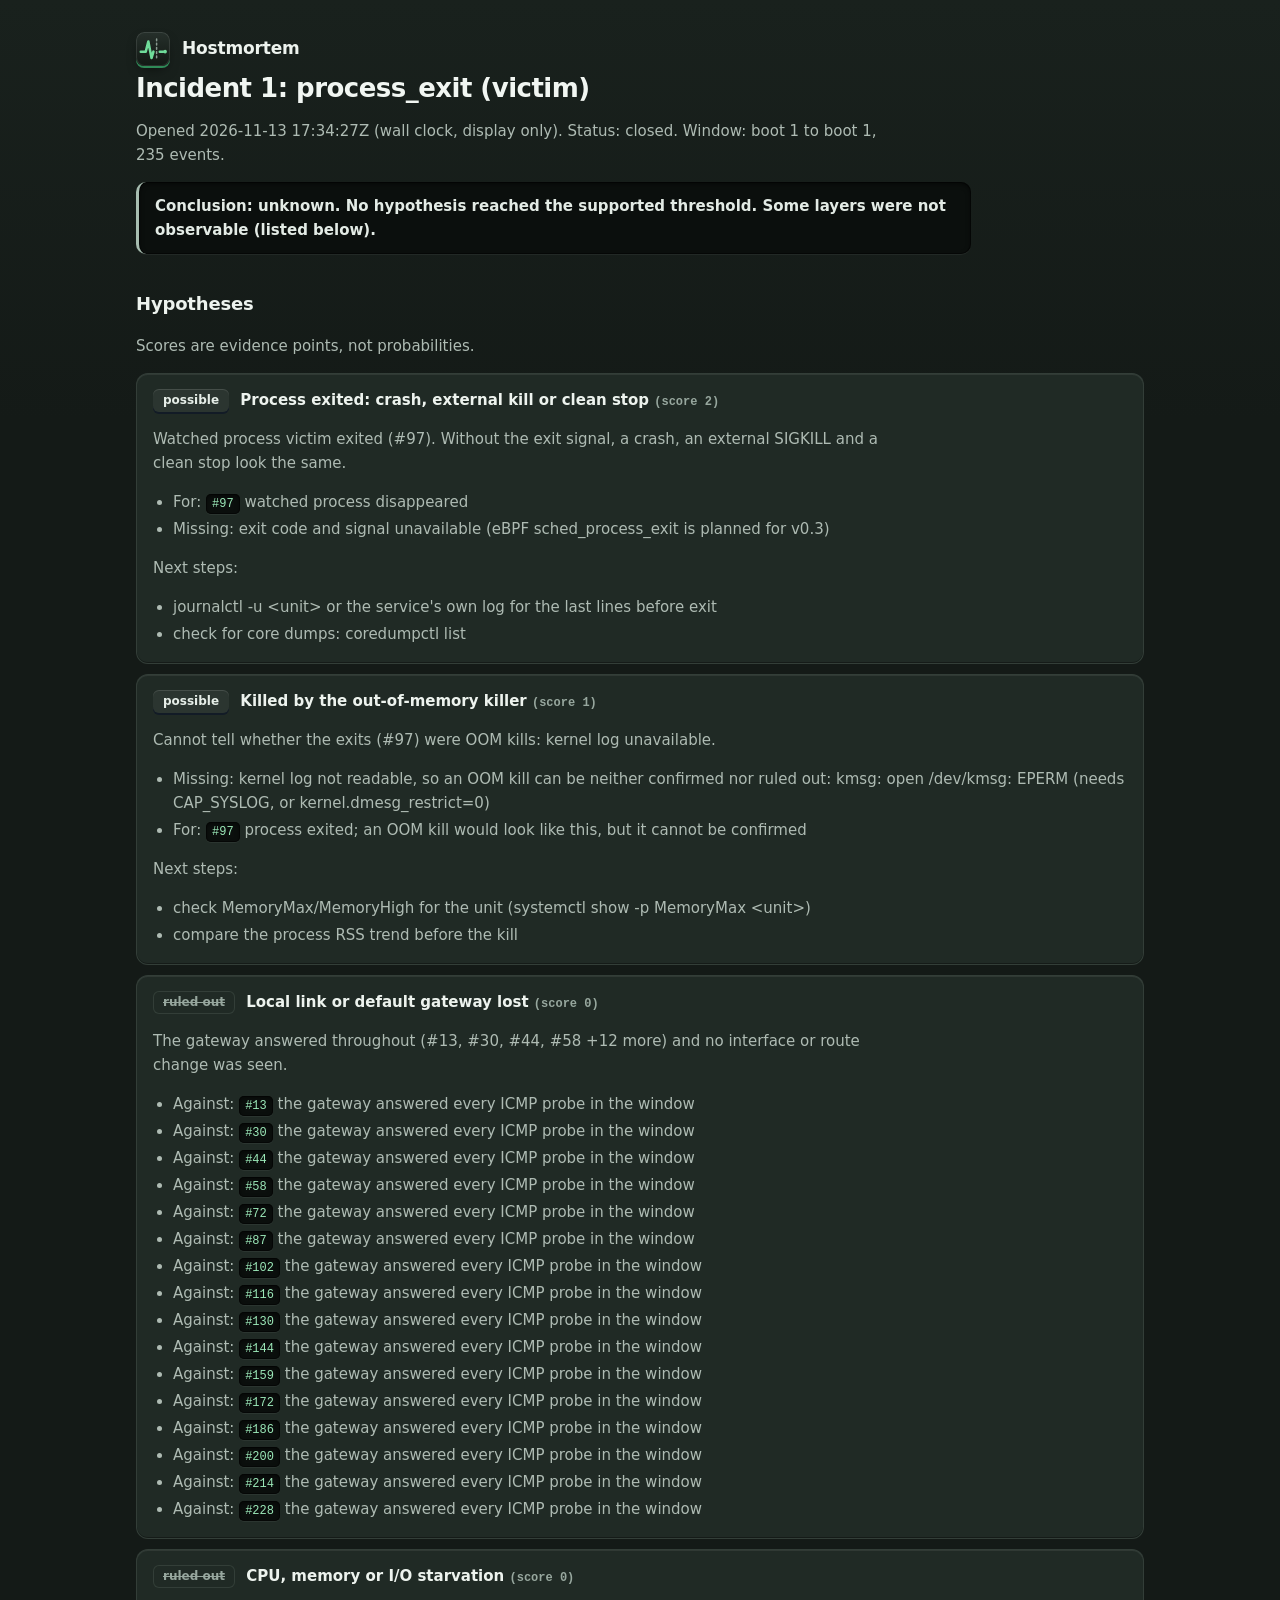
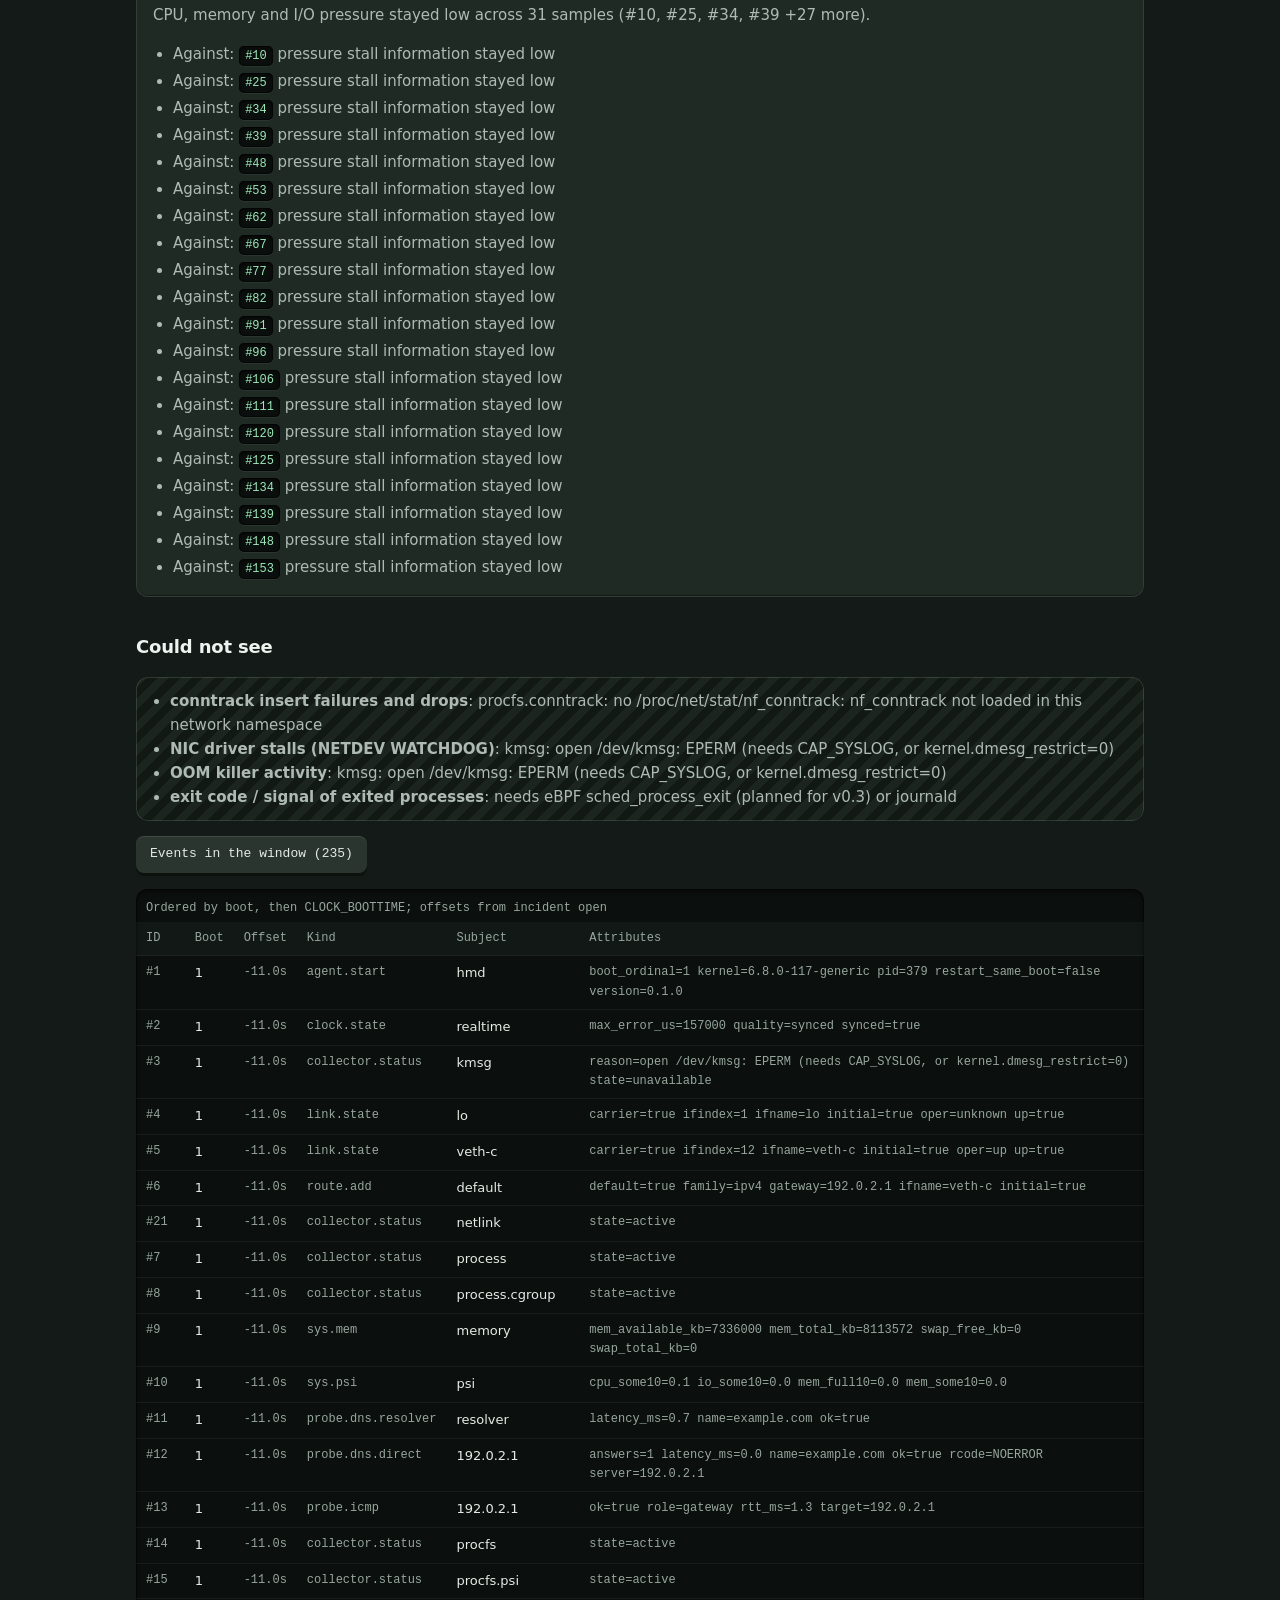
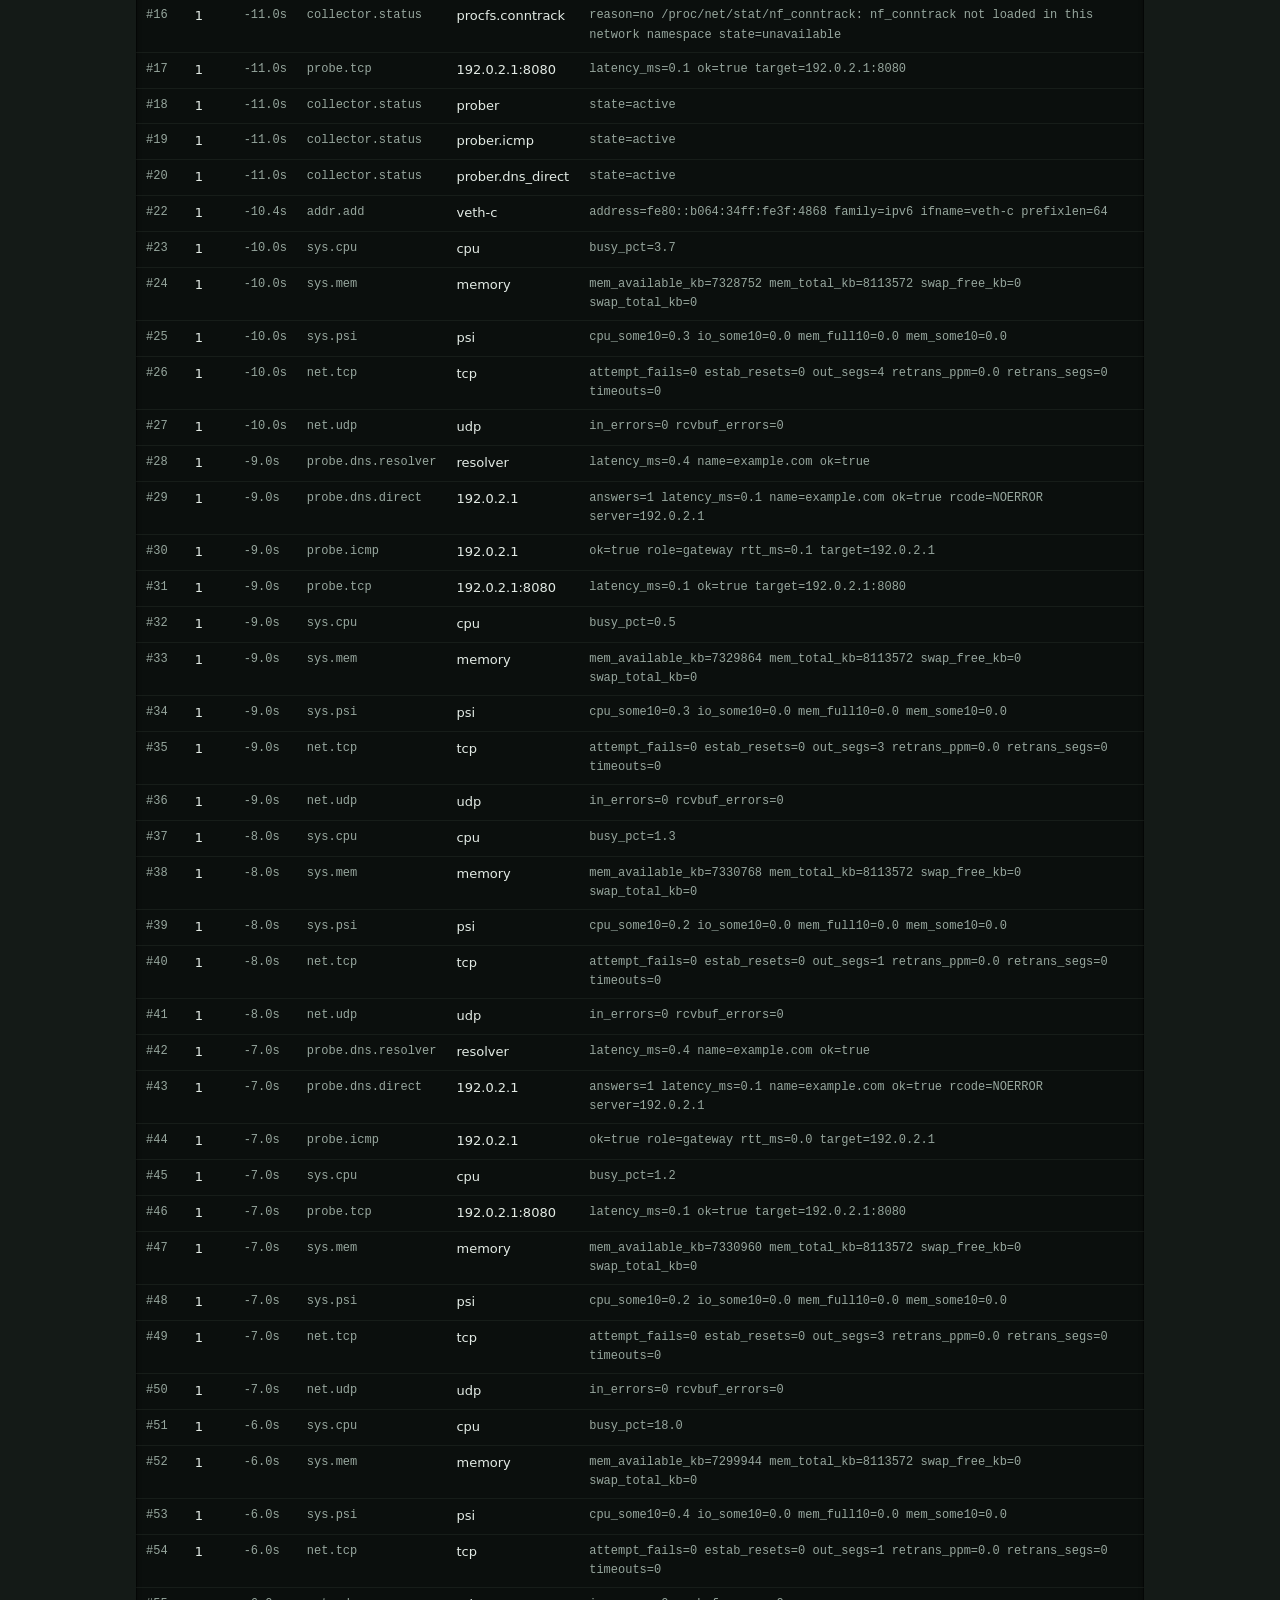
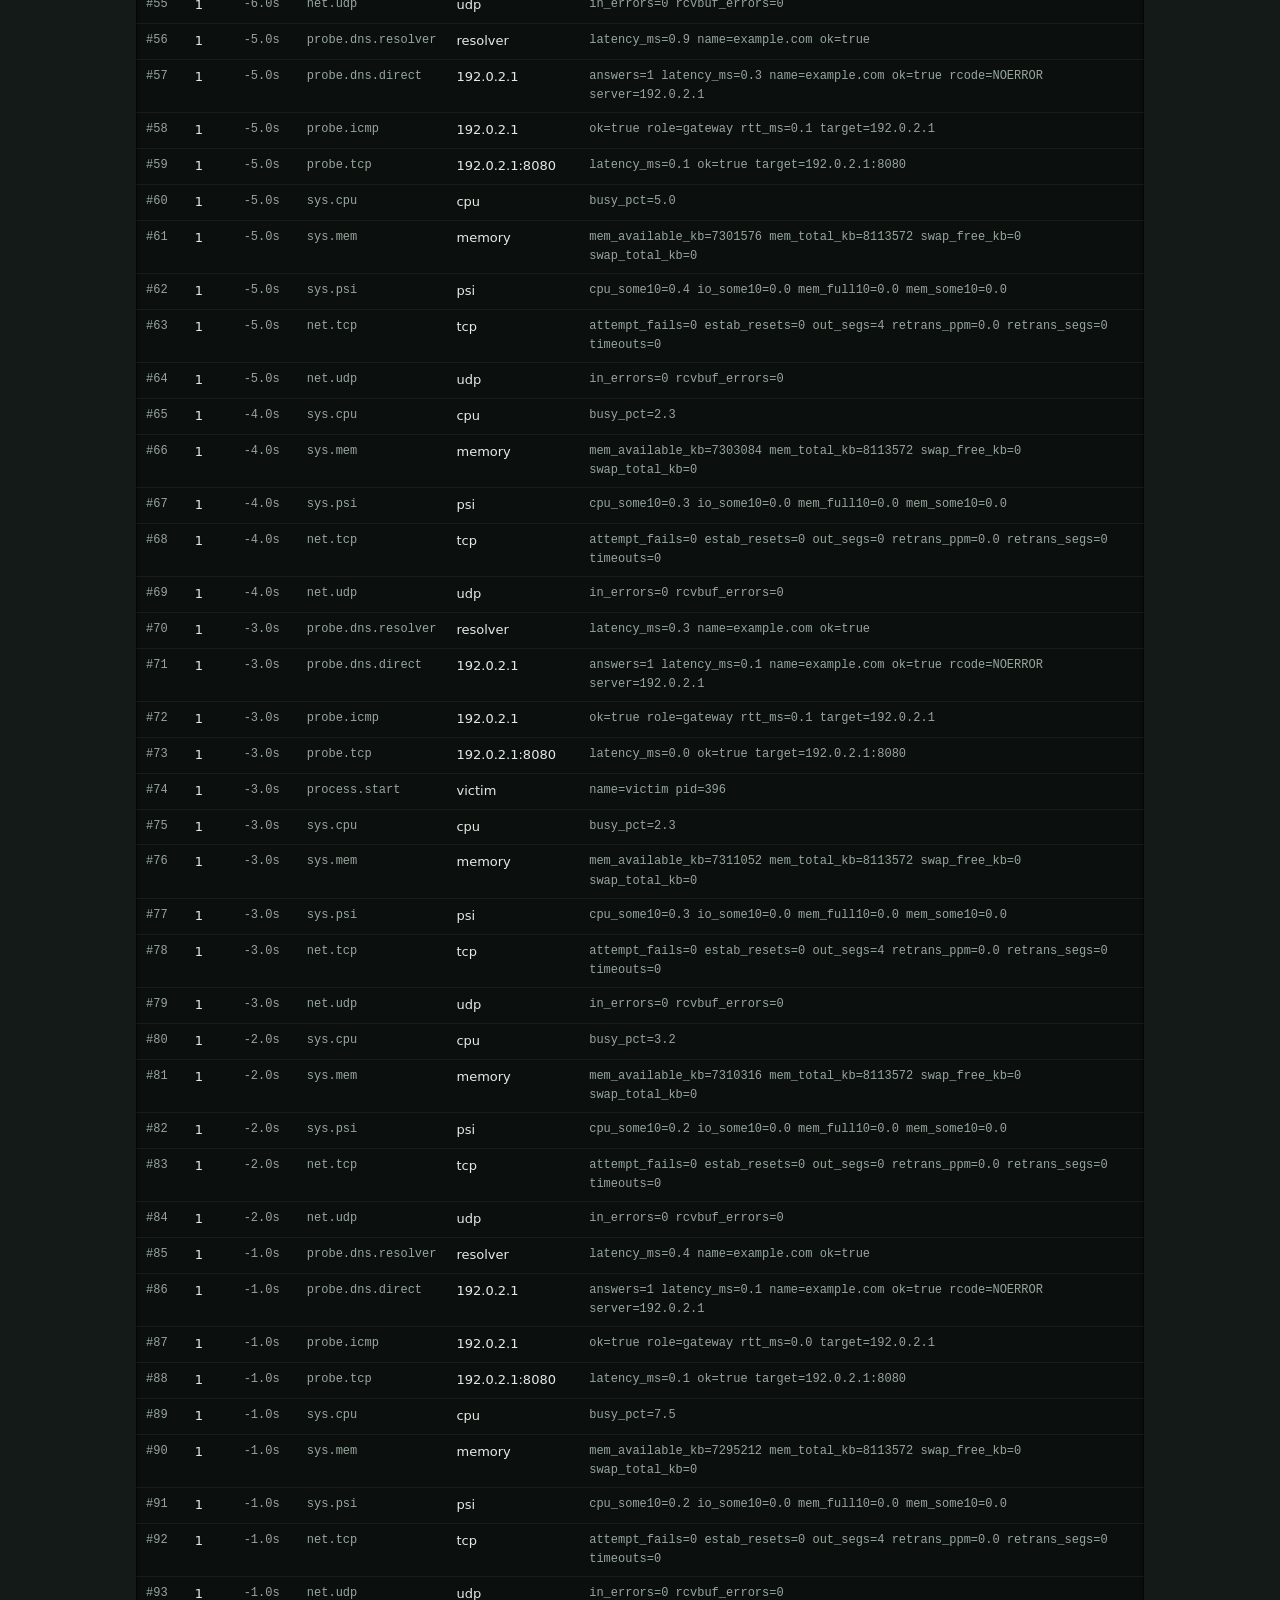
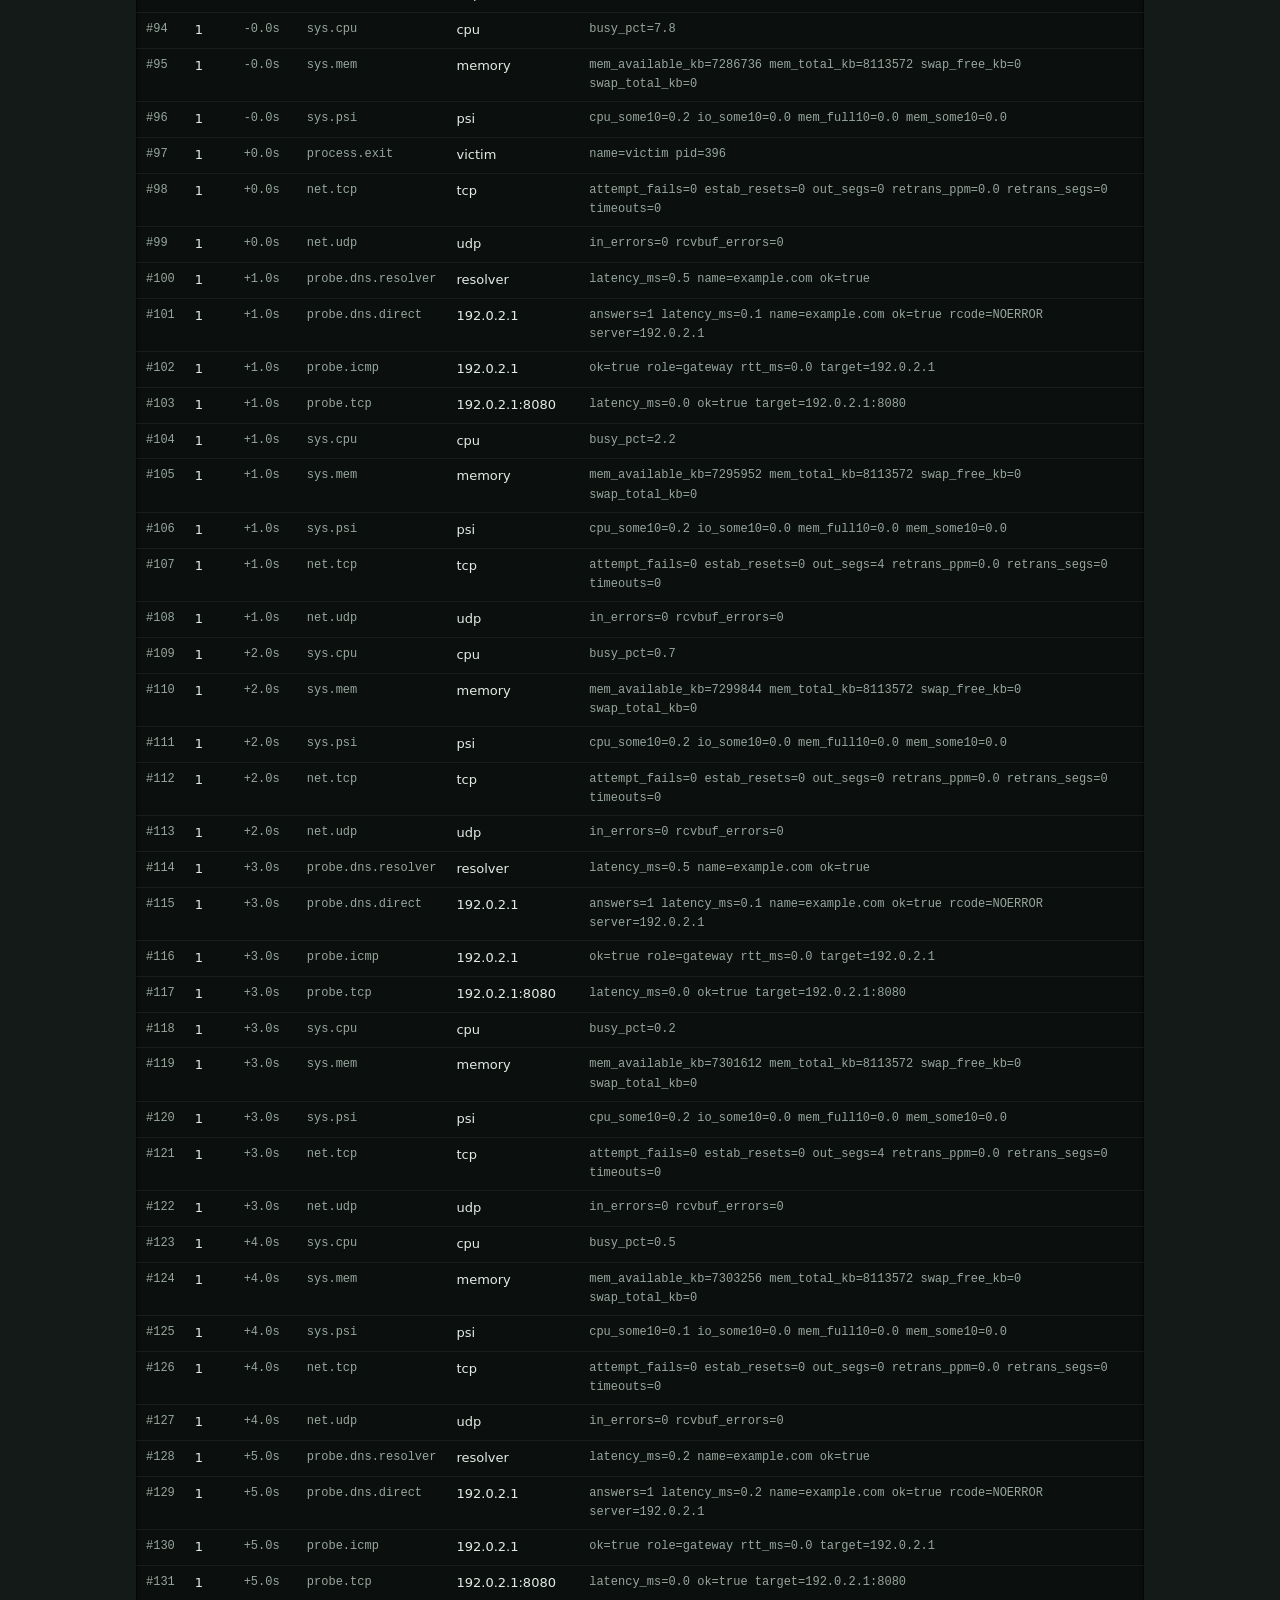
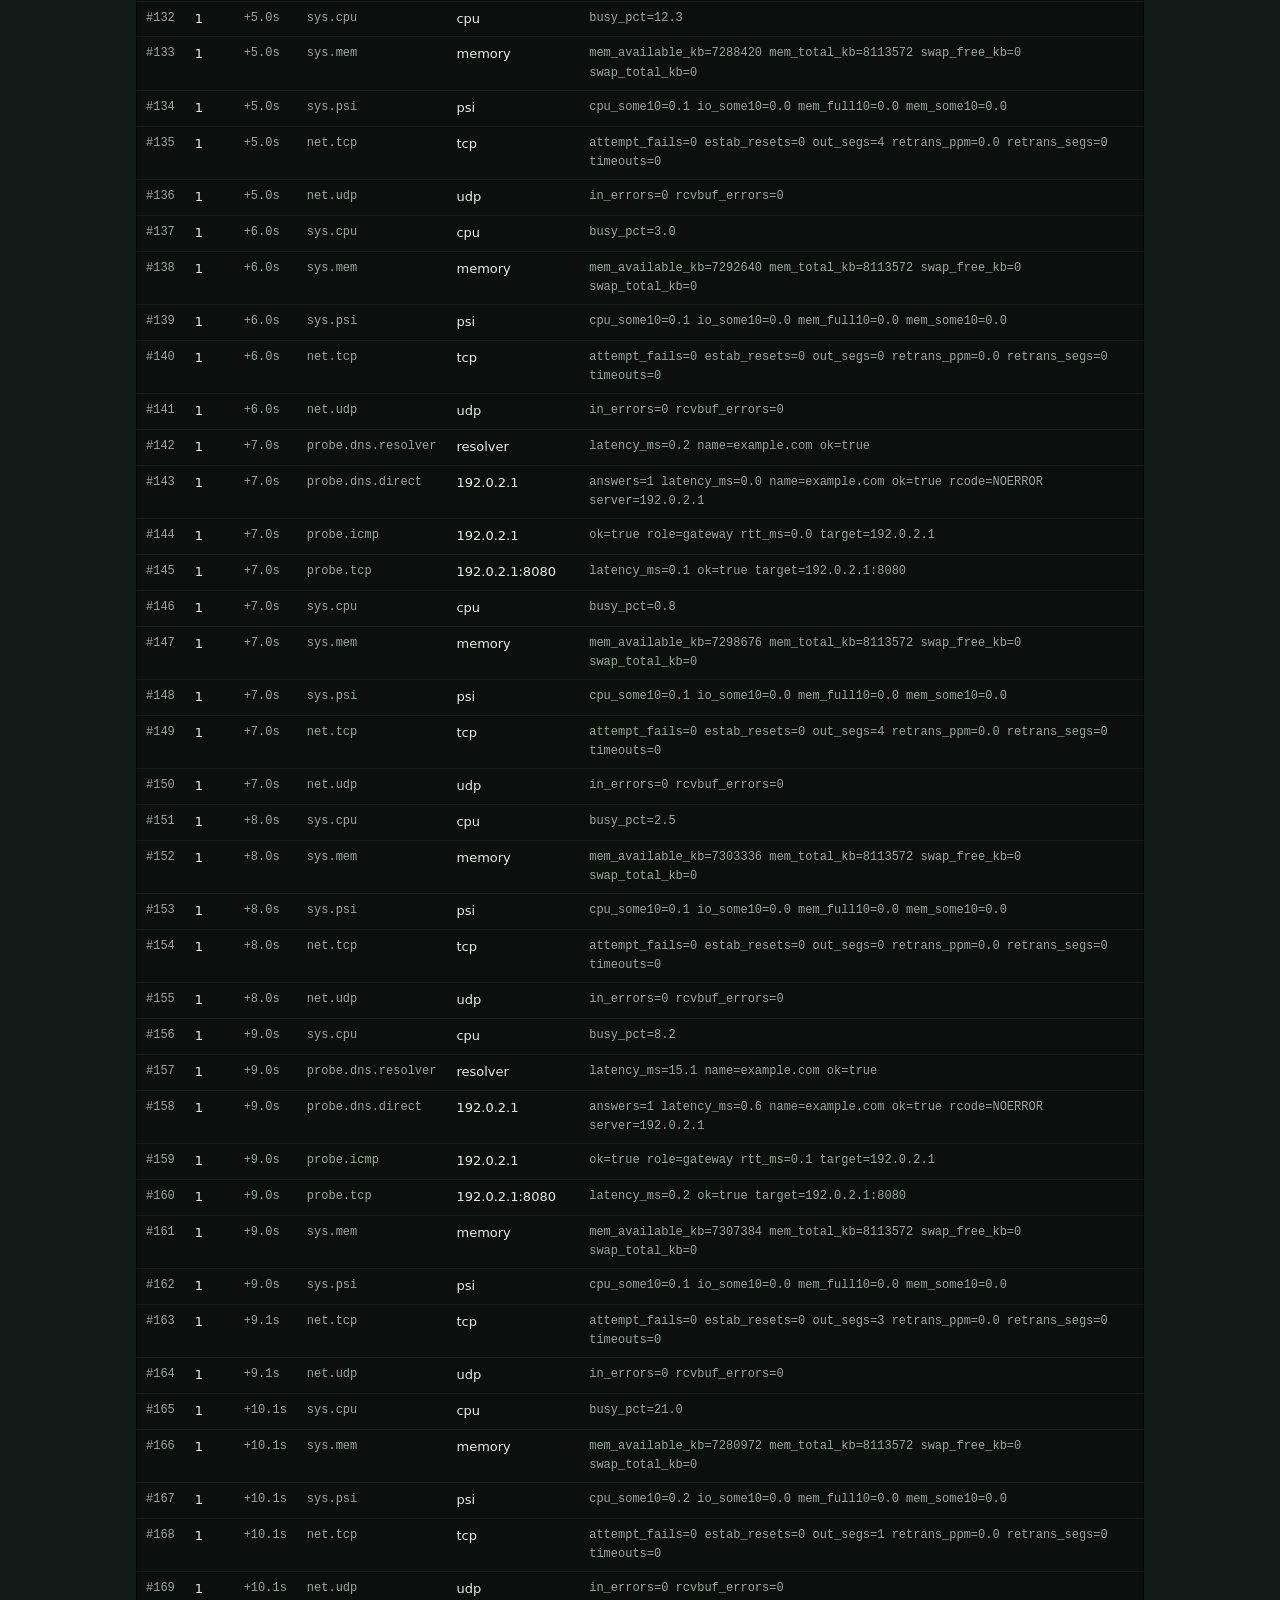
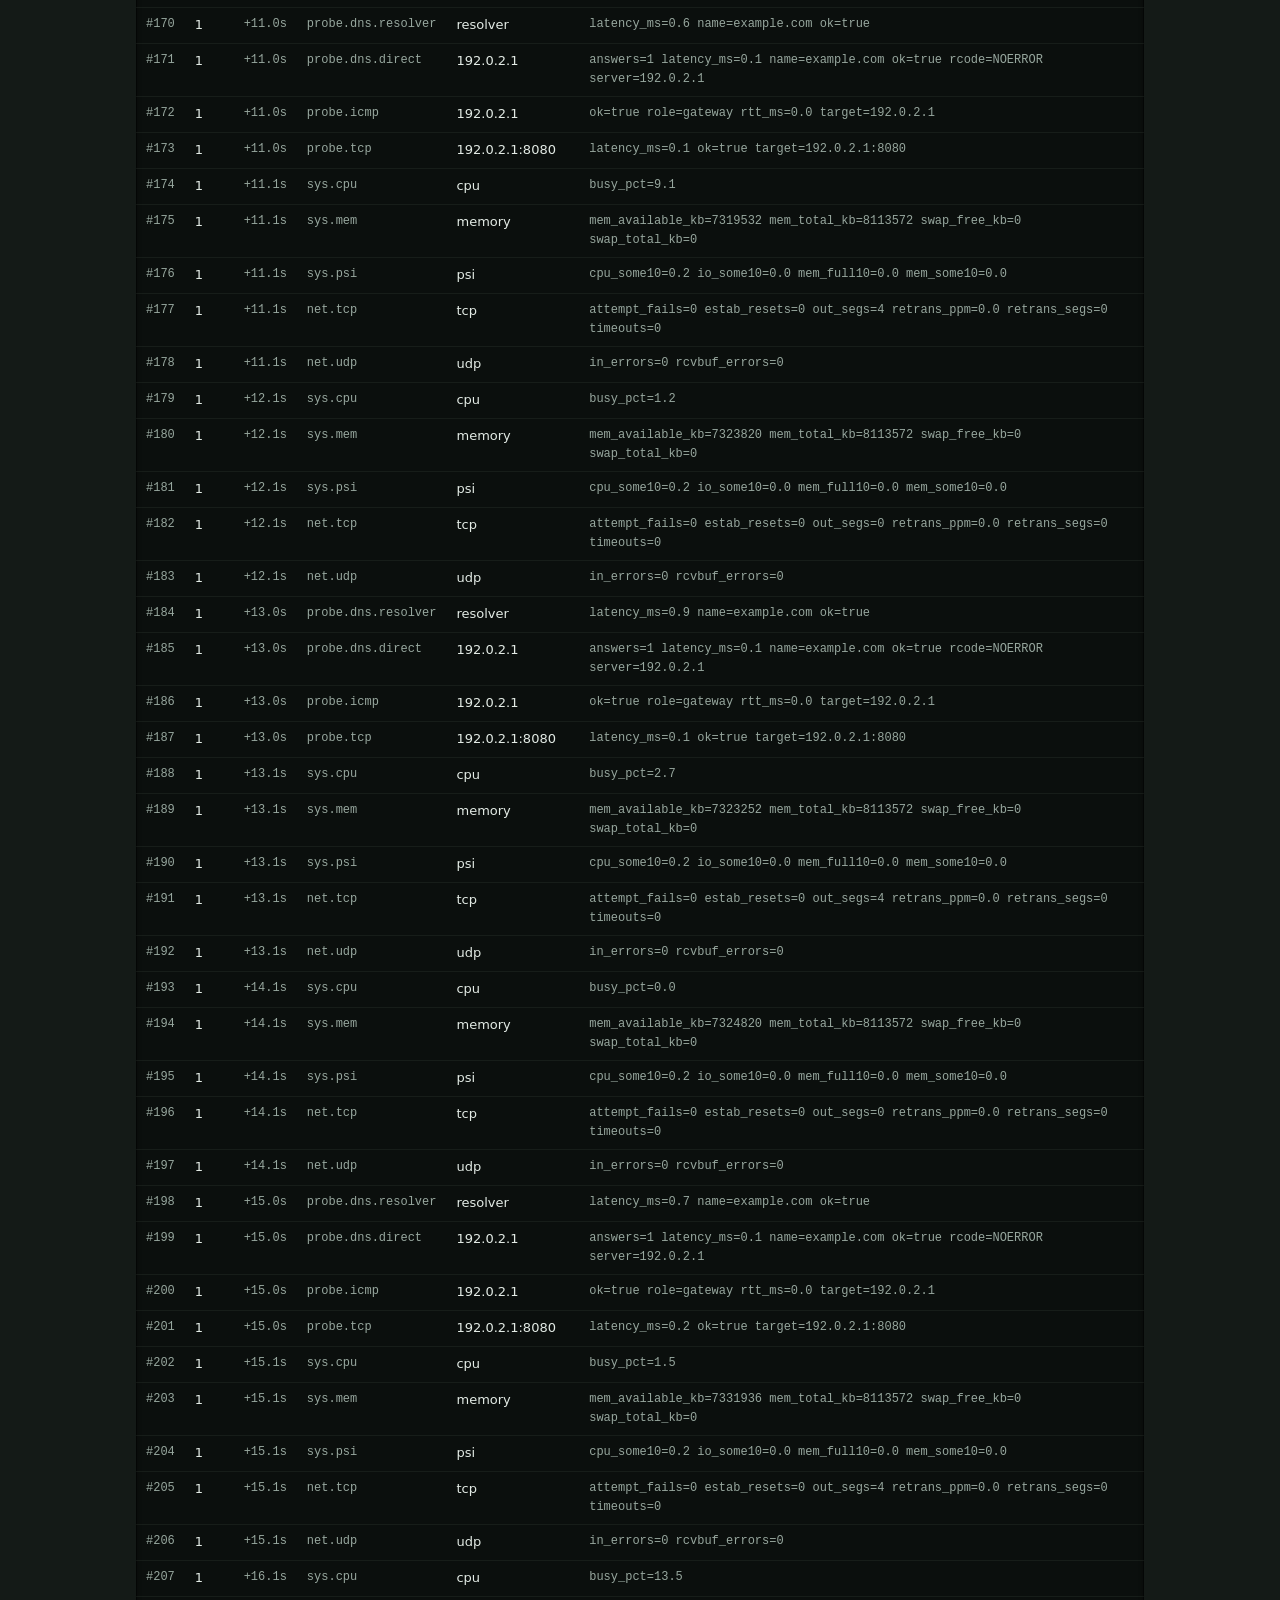
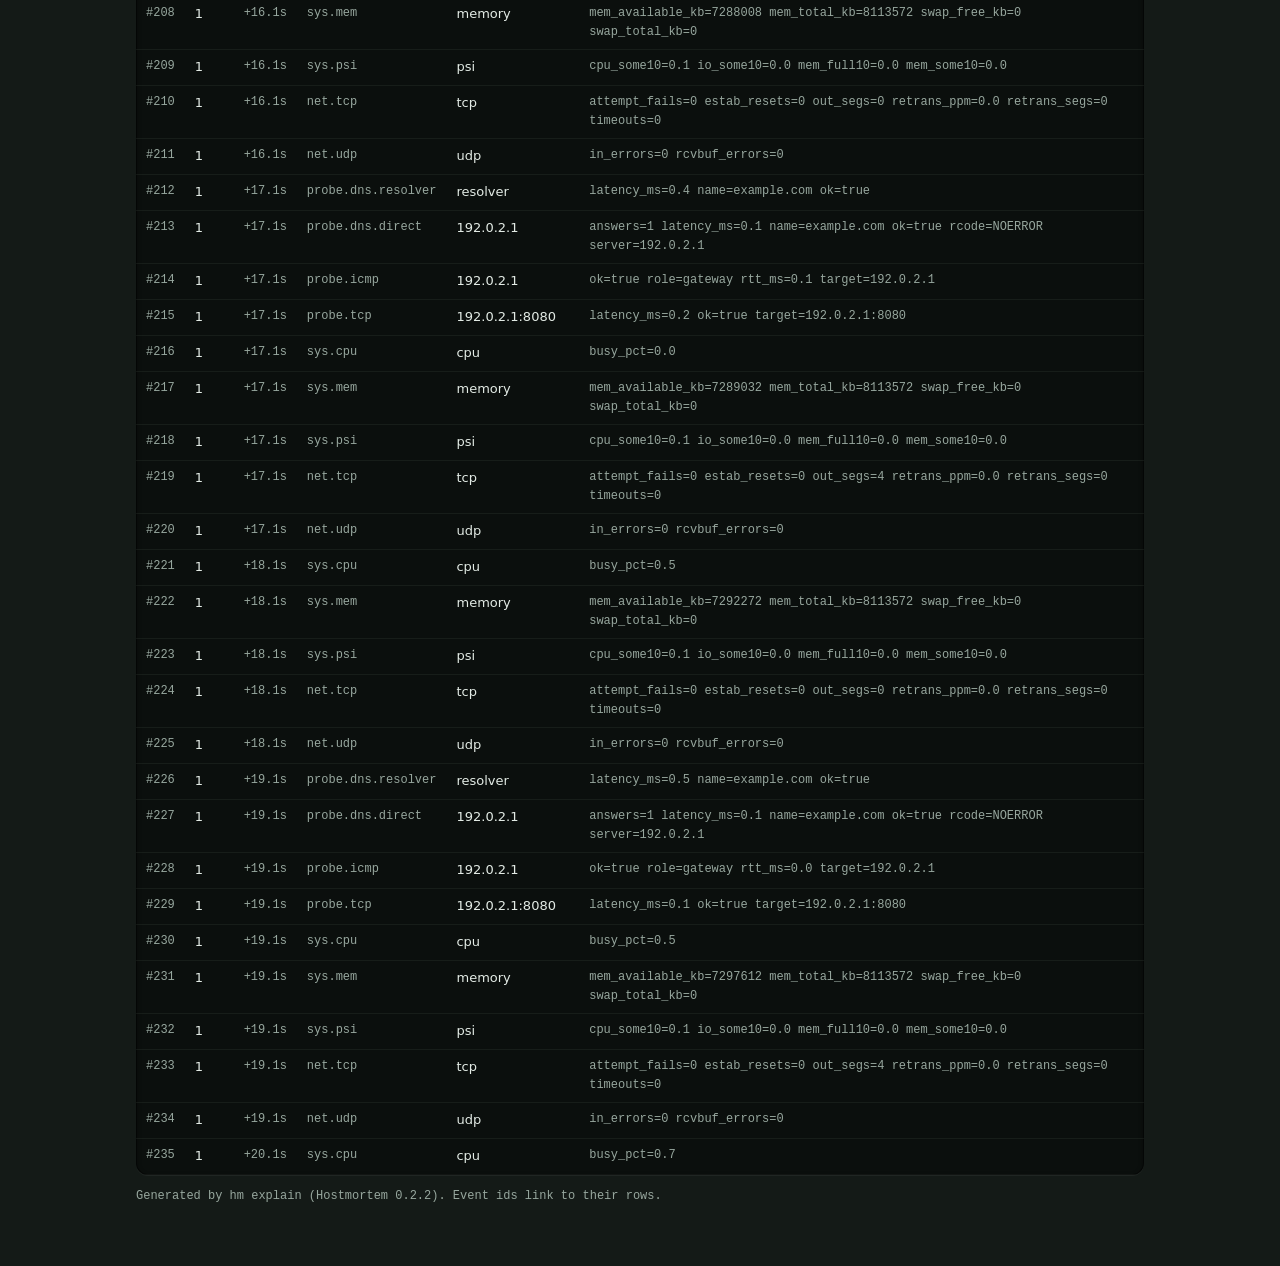
<file: site/reports/missing_kmsg.html>
<!doctype html><html lang="en"><head><meta charset="utf-8"><meta http-equiv="Content-Security-Policy" content="default-src 'none'; style-src 'unsafe-inline'"><meta name="viewport" content="width=device-width,initial-scale=1"><meta name="referrer" content="no-referrer"><title>Hostmortem incident 1</title><style>:root{--bg:#141a17;--card:#1c2420;--card2:#202a25;--well:#0b0f0d;--fg:#e3ebe5;--fg2:#aebbb3;--muted:#97a79e;--line:rgba(160,185,170,.14);--acc:#6fdc9a;--acc-ink:#9be8b8;--steel:#a7bdb0;--red:#ff5f6b;--ok:#6fdc9a;--bevel:inset 0 1px 0 rgba(255,255,255,.07),inset 0 -1px 0 rgba(0,0,0,.35);--lift:0 1px 0 rgba(0,0,0,.5),0 10px 24px -12px rgba(0,0,0,.7);--sunk:inset 0 2px 5px rgba(0,0,0,.55),inset 0 0 0 1px rgba(0,0,0,.45),0 1px 0 rgba(255,255,255,.05);color-scheme:dark}*{box-sizing:border-box}body{margin:0 auto;max-width:1040px;padding:28px 16px 48px;color:var(--fg);font:15px/1.6 system-ui,-apple-system,'Segoe UI',sans-serif;background:linear-gradient(180deg,#19211d,var(--bg) 420px)}code,.mono,th,summary,caption{font-family:ui-monospace,SFMono-Regular,Menlo,Consolas,monospace}h1{font-size:26px;line-height:1.15;letter-spacing:-.02em;margin:0 0 10px;color:#f1f6f2}h2{font-size:18px;letter-spacing:-.01em;margin:36px 0 12px;color:#edf3ee}h3,h4{font-size:15px;margin:22px 0 8px;color:#edf3ee}.hyp h3,.hyp h4{margin:0 0 6px}p{color:var(--fg2);max-width:80ch}.mono{font-size:12px;color:var(--muted)}a{color:var(--acc-ink);text-decoration-color:rgba(155,232,184,.4);text-underline-offset:3px}a:hover{color:#fff}a:focus-visible,summary:focus-visible,.wrap:focus-visible{outline:2px solid var(--acc);outline-offset:2px;border-radius:4px}main>section[id]{margin:22px 0;padding:6px 22px 18px;border-radius:18px;background:var(--card);border:1px solid var(--line);box-shadow:var(--bevel),var(--lift)}.hyp{margin:10px 0;padding:14px 16px;border-radius:12px;background:var(--card2);border:1px solid var(--line);box-shadow:var(--bevel)}.hyp ul{margin:8px 0 0;padding-left:20px;color:var(--fg2)}.hyp li{margin:3px 0}.hyp a{font:500 12px/1 ui-monospace,Menlo,monospace;text-decoration:none;padding:3px 6px;border-radius:5px;background:var(--well);box-shadow:var(--sunk)}.hyp a:hover{background:var(--acc);color:#062014}span.v{display:inline-block;padding:2px 10px;border-radius:6px;font-size:12px;font-weight:600;margin-right:6px;vertical-align:1px}span.supported{color:#062014;background:var(--acc);box-shadow:inset 0 1px 0 rgba(255,255,255,.35),0 2px 0 #2f8a57}span.possible{color:#e6eee8;background:#2b3530;box-shadow:inset 0 1px 0 rgba(255,255,255,.12),0 2px 0 #121b26}span.ruled_out{color:var(--muted);background:transparent;box-shadow:inset 0 0 0 1px var(--line);text-decoration:line-through}p.v{font-weight:600;color:var(--fg);padding:12px 16px;border-radius:10px;background:var(--well);box-shadow:var(--sunk)}p.v.supported{border-left:3px solid var(--acc)}p.v.unknown{border-left:3px solid var(--steel)}td.v{font-weight:600}td.supported{color:var(--acc-ink)}td.unknown{color:var(--steel)}.wrap{overflow-x:auto;border-radius:12px;background:var(--well);box-shadow:var(--sunk);margin:10px 0}table{border-collapse:collapse;width:100%;font-size:13px}th,td{text-align:left;padding:7px 10px;border-bottom:1px solid rgba(160,185,170,.08);vertical-align:top}th{font-size:12px;font-weight:500;color:var(--muted);background:rgba(160,185,170,.05)}tbody tr:hover{background:rgba(111,220,154,.05)}tr:target{background:rgba(111,220,154,.13);box-shadow:inset 3px 0 0 var(--acc)}caption{text-align:left;color:var(--muted);font-size:12px;padding:10px 10px 4px}details{margin:14px 0 4px}summary{cursor:pointer;display:inline-block;font-size:13px;padding:8px 14px;border-radius:8px;color:var(--fg);background:#2b3530;box-shadow:inset 0 1px 0 rgba(255,255,255,.10),0 3px 0 #0c110e}summary:active{transform:translateY(2px);box-shadow:inset 0 1px 0 rgba(255,255,255,.08),0 1px 0 #0c110e}details[open] summary{margin-bottom:6px}ul.blind{padding:12px 16px 12px 34px;border-radius:12px;color:var(--fg2);background:repeating-linear-gradient(135deg,rgba(160,185,170,.07) 0 8px,transparent 8px 16px),#121915;box-shadow:inset 0 0 0 1px rgba(160,185,170,.2)}.head{display:flex;align-items:center;gap:12px;margin:4px 0 8px}.head h1{margin:0}.mark{width:34px;height:34px;flex:0 0 auto;border-radius:8px;box-shadow:0 2px 0 #2f8a57,0 6px 14px -6px rgba(0,0,0,.8)}.brand{font-weight:700;font-size:17px;letter-spacing:-.01em;color:#edf3ee}.st{display:inline-flex;align-items:center;gap:7px}.st::before{content:'';width:8px;height:8px;border-radius:50%;box-shadow:inset 0 -1px 1px rgba(0,0,0,.35)}.st-active::before{background:var(--ok)}.st-degraded::before{background:#d6cf5a}.st-unavailable{color:#ffb3b9}.st-unavailable::before{background:var(--red)}.st-unknown::before{background:transparent;box-shadow:inset 0 0 0 1.5px var(--muted)}.banner{padding:12px 16px;border-radius:10px;color:#ffd3d6;background:rgba(255,95,107,.10);box-shadow:inset 0 0 0 1px rgba(255,95,107,.45)}@media print{:root{--bg:#fff;--card:#fff;--card2:#fff;--well:#fff;--fg:#111;--fg2:#333;--muted:#444;--line:#ccc;--acc-ink:#17512f;--steel:#354940;color-scheme:light}body,ul.blind,summary,span.v{background:#fff}h1,h2,h3,h4,.brand,span.v{color:#111}.hyp a,ul.blind,span.v{box-shadow:none}.st-unavailable,.banner{color:#722631}.banner{background:#fff}main>section[id],.hyp,.wrap,p.v,summary{box-shadow:none;border:1px solid #ccc}details>*{display:block}}</style></head><body><main><header class="head"><svg class="mark" viewBox="0 0 32 32" aria-hidden="true"><defs><linearGradient id="hmk" x1="0" y1="0" x2="0" y2="1"><stop offset="0" stop-color="#26302b"/><stop offset="1" stop-color="#121814"/></linearGradient></defs><rect width="32" height="32" rx="8" fill="url(#hmk)"/><rect x=".5" y=".5" width="31" height="31" rx="7.5" fill="none" stroke="#fff" stroke-opacity=".1"/><path d="M4.5 18.5H9.2L11.6 9L14.6 24.5L16.4 18.5M22.4 18.5H25.6" fill="none" stroke="#6fdc9a" stroke-width="2.4" stroke-linecap="round" stroke-linejoin="round"/><path d="M19.4 6.5V25.5" stroke="#8a9a91" stroke-width="1.4" stroke-linecap="round" stroke-dasharray="1.8 2.2"/><circle cx="27.4" cy="18.5" r="1.7" fill="#6fdc9a"/></svg><span class="brand">Hostmortem</span></header><h1>Incident 1: process_exit (victim)</h1><p>Opened 2026-11-13 17:34:27Z (wall clock, display only). Status: closed. Window: boot 1 to boot 1, 235 events.</p><p class="v unknown">Conclusion: unknown. No hypothesis reached the supported threshold. Some layers were not observable (listed below).</p><h2>Hypotheses</h2><p>Scores are evidence points, not probabilities.</p><section class="hyp"><h3><span class="v possible">possible</span> Process exited: crash, external kill or clean stop <span class="mono">(score 2)</span></h3><p>Watched process victim exited (#97). Without the exit signal, a crash, an external SIGKILL and a clean stop look the same.</p><ul><li>For: <a href="#i1e97">#97</a> watched process disappeared</li><li>Missing: exit code and signal unavailable (eBPF sched_process_exit is planned for v0.3)</li></ul><p>Next steps:</p><ul><li>journalctl -u &lt;unit&gt; or the service&#39;s own log for the last lines before exit</li><li>check for core dumps: coredumpctl list</li></ul></section><section class="hyp"><h3><span class="v possible">possible</span> Killed by the out-of-memory killer <span class="mono">(score 1)</span></h3><p>Cannot tell whether the exits (#97) were OOM kills: kernel log unavailable.</p><ul><li>Missing: kernel log not readable, so an OOM kill can be neither confirmed nor ruled out: kmsg: open /dev/kmsg: EPERM (needs CAP_SYSLOG, or kernel.dmesg_restrict=0)</li><li>For: <a href="#i1e97">#97</a> process exited; an OOM kill would look like this, but it cannot be confirmed</li></ul><p>Next steps:</p><ul><li>check MemoryMax/MemoryHigh for the unit (systemctl show -p MemoryMax &lt;unit&gt;)</li><li>compare the process RSS trend before the kill</li></ul></section><section class="hyp"><h3><span class="v ruled_out">ruled out</span> Local link or default gateway lost <span class="mono">(score 0)</span></h3><p>The gateway answered throughout (#13, #30, #44, #58 +12 more) and no interface or route change was seen.</p><ul><li>Against: <a href="#i1e13">#13</a> the gateway answered every ICMP probe in the window</li><li>Against: <a href="#i1e30">#30</a> the gateway answered every ICMP probe in the window</li><li>Against: <a href="#i1e44">#44</a> the gateway answered every ICMP probe in the window</li><li>Against: <a href="#i1e58">#58</a> the gateway answered every ICMP probe in the window</li><li>Against: <a href="#i1e72">#72</a> the gateway answered every ICMP probe in the window</li><li>Against: <a href="#i1e87">#87</a> the gateway answered every ICMP probe in the window</li><li>Against: <a href="#i1e102">#102</a> the gateway answered every ICMP probe in the window</li><li>Against: <a href="#i1e116">#116</a> the gateway answered every ICMP probe in the window</li><li>Against: <a href="#i1e130">#130</a> the gateway answered every ICMP probe in the window</li><li>Against: <a href="#i1e144">#144</a> the gateway answered every ICMP probe in the window</li><li>Against: <a href="#i1e159">#159</a> the gateway answered every ICMP probe in the window</li><li>Against: <a href="#i1e172">#172</a> the gateway answered every ICMP probe in the window</li><li>Against: <a href="#i1e186">#186</a> the gateway answered every ICMP probe in the window</li><li>Against: <a href="#i1e200">#200</a> the gateway answered every ICMP probe in the window</li><li>Against: <a href="#i1e214">#214</a> the gateway answered every ICMP probe in the window</li><li>Against: <a href="#i1e228">#228</a> the gateway answered every ICMP probe in the window</li></ul></section><section class="hyp"><h3><span class="v ruled_out">ruled out</span> CPU, memory or I/O starvation <span class="mono">(score 0)</span></h3><p>CPU, memory and I/O pressure stayed low across 31 samples (#10, #25, #34, #39 +27 more).</p><ul><li>Against: <a href="#i1e10">#10</a> pressure stall information stayed low</li><li>Against: <a href="#i1e25">#25</a> pressure stall information stayed low</li><li>Against: <a href="#i1e34">#34</a> pressure stall information stayed low</li><li>Against: <a href="#i1e39">#39</a> pressure stall information stayed low</li><li>Against: <a href="#i1e48">#48</a> pressure stall information stayed low</li><li>Against: <a href="#i1e53">#53</a> pressure stall information stayed low</li><li>Against: <a href="#i1e62">#62</a> pressure stall information stayed low</li><li>Against: <a href="#i1e67">#67</a> pressure stall information stayed low</li><li>Against: <a href="#i1e77">#77</a> pressure stall information stayed low</li><li>Against: <a href="#i1e82">#82</a> pressure stall information stayed low</li><li>Against: <a href="#i1e91">#91</a> pressure stall information stayed low</li><li>Against: <a href="#i1e96">#96</a> pressure stall information stayed low</li><li>Against: <a href="#i1e106">#106</a> pressure stall information stayed low</li><li>Against: <a href="#i1e111">#111</a> pressure stall information stayed low</li><li>Against: <a href="#i1e120">#120</a> pressure stall information stayed low</li><li>Against: <a href="#i1e125">#125</a> pressure stall information stayed low</li><li>Against: <a href="#i1e134">#134</a> pressure stall information stayed low</li><li>Against: <a href="#i1e139">#139</a> pressure stall information stayed low</li><li>Against: <a href="#i1e148">#148</a> pressure stall information stayed low</li><li>Against: <a href="#i1e153">#153</a> pressure stall information stayed low</li></ul></section><h2>Could not see</h2><ul class="blind"><li><strong>conntrack insert failures and drops</strong>: procfs.conntrack: no /proc/net/stat/nf_conntrack: nf_conntrack not loaded in this network namespace</li><li><strong>NIC driver stalls (NETDEV WATCHDOG)</strong>: kmsg: open /dev/kmsg: EPERM (needs CAP_SYSLOG, or kernel.dmesg_restrict=0)</li><li><strong>OOM killer activity</strong>: kmsg: open /dev/kmsg: EPERM (needs CAP_SYSLOG, or kernel.dmesg_restrict=0)</li><li><strong>exit code / signal of exited processes</strong>: needs eBPF sched_process_exit (planned for v0.3) or journald</li></ul><details open><summary>Events in the window (235)</summary><div class="wrap" role="region" tabindex="0" aria-label="Events in the window"><table><caption>Ordered by boot, then CLOCK_BOOTTIME; offsets from incident open</caption><thead><tr><th scope="col">ID</th><th scope="col">Boot</th><th scope="col">Offset</th><th scope="col">Kind</th><th scope="col">Subject</th><th scope="col">Attributes</th></tr></thead><tbody><tr id="i1e1"><td class="mono">#1</td><td>1</td><td class="mono">    -11.0s</td><td class="mono">agent.start</td><td>hmd</td><td class="mono">boot_ordinal=1 kernel=6.8.0-117-generic pid=379 restart_same_boot=false version=0.1.0</td></tr><tr id="i1e2"><td class="mono">#2</td><td>1</td><td class="mono">    -11.0s</td><td class="mono">clock.state</td><td>realtime</td><td class="mono">max_error_us=157000 quality=synced synced=true</td></tr><tr id="i1e3"><td class="mono">#3</td><td>1</td><td class="mono">    -11.0s</td><td class="mono">collector.status</td><td>kmsg</td><td class="mono">reason=open /dev/kmsg: EPERM (needs CAP_SYSLOG, or kernel.dmesg_restrict=0) state=unavailable</td></tr><tr id="i1e4"><td class="mono">#4</td><td>1</td><td class="mono">    -11.0s</td><td class="mono">link.state</td><td>lo</td><td class="mono">carrier=true ifindex=1 ifname=lo initial=true oper=unknown up=true</td></tr><tr id="i1e5"><td class="mono">#5</td><td>1</td><td class="mono">    -11.0s</td><td class="mono">link.state</td><td>veth-c</td><td class="mono">carrier=true ifindex=12 ifname=veth-c initial=true oper=up up=true</td></tr><tr id="i1e6"><td class="mono">#6</td><td>1</td><td class="mono">    -11.0s</td><td class="mono">route.add</td><td>default</td><td class="mono">default=true family=ipv4 gateway=192.0.2.1 ifname=veth-c initial=true</td></tr><tr id="i1e21"><td class="mono">#21</td><td>1</td><td class="mono">    -11.0s</td><td class="mono">collector.status</td><td>netlink</td><td class="mono">state=active</td></tr><tr id="i1e7"><td class="mono">#7</td><td>1</td><td class="mono">    -11.0s</td><td class="mono">collector.status</td><td>process</td><td class="mono">state=active</td></tr><tr id="i1e8"><td class="mono">#8</td><td>1</td><td class="mono">    -11.0s</td><td class="mono">collector.status</td><td>process.cgroup</td><td class="mono">state=active</td></tr><tr id="i1e9"><td class="mono">#9</td><td>1</td><td class="mono">    -11.0s</td><td class="mono">sys.mem</td><td>memory</td><td class="mono">mem_available_kb=7336000 mem_total_kb=8113572 swap_free_kb=0 swap_total_kb=0</td></tr><tr id="i1e10"><td class="mono">#10</td><td>1</td><td class="mono">    -11.0s</td><td class="mono">sys.psi</td><td>psi</td><td class="mono">cpu_some10=0.1 io_some10=0.0 mem_full10=0.0 mem_some10=0.0</td></tr><tr id="i1e11"><td class="mono">#11</td><td>1</td><td class="mono">    -11.0s</td><td class="mono">probe.dns.resolver</td><td>resolver</td><td class="mono">latency_ms=0.7 name=example.com ok=true</td></tr><tr id="i1e12"><td class="mono">#12</td><td>1</td><td class="mono">    -11.0s</td><td class="mono">probe.dns.direct</td><td>192.0.2.1</td><td class="mono">answers=1 latency_ms=0.0 name=example.com ok=true rcode=NOERROR server=192.0.2.1</td></tr><tr id="i1e13"><td class="mono">#13</td><td>1</td><td class="mono">    -11.0s</td><td class="mono">probe.icmp</td><td>192.0.2.1</td><td class="mono">ok=true role=gateway rtt_ms=1.3 target=192.0.2.1</td></tr><tr id="i1e14"><td class="mono">#14</td><td>1</td><td class="mono">    -11.0s</td><td class="mono">collector.status</td><td>procfs</td><td class="mono">state=active</td></tr><tr id="i1e15"><td class="mono">#15</td><td>1</td><td class="mono">    -11.0s</td><td class="mono">collector.status</td><td>procfs.psi</td><td class="mono">state=active</td></tr><tr id="i1e16"><td class="mono">#16</td><td>1</td><td class="mono">    -11.0s</td><td class="mono">collector.status</td><td>procfs.conntrack</td><td class="mono">reason=no /proc/net/stat/nf_conntrack: nf_conntrack not loaded in this network namespace state=unavailable</td></tr><tr id="i1e17"><td class="mono">#17</td><td>1</td><td class="mono">    -11.0s</td><td class="mono">probe.tcp</td><td>192.0.2.1:8080</td><td class="mono">latency_ms=0.1 ok=true target=192.0.2.1:8080</td></tr><tr id="i1e18"><td class="mono">#18</td><td>1</td><td class="mono">    -11.0s</td><td class="mono">collector.status</td><td>prober</td><td class="mono">state=active</td></tr><tr id="i1e19"><td class="mono">#19</td><td>1</td><td class="mono">    -11.0s</td><td class="mono">collector.status</td><td>prober.icmp</td><td class="mono">state=active</td></tr><tr id="i1e20"><td class="mono">#20</td><td>1</td><td class="mono">    -11.0s</td><td class="mono">collector.status</td><td>prober.dns_direct</td><td class="mono">state=active</td></tr><tr id="i1e22"><td class="mono">#22</td><td>1</td><td class="mono">    -10.4s</td><td class="mono">addr.add</td><td>veth-c</td><td class="mono">address=fe80::b064:34ff:fe3f:4868 family=ipv6 ifname=veth-c prefixlen=64</td></tr><tr id="i1e23"><td class="mono">#23</td><td>1</td><td class="mono">    -10.0s</td><td class="mono">sys.cpu</td><td>cpu</td><td class="mono">busy_pct=3.7</td></tr><tr id="i1e24"><td class="mono">#24</td><td>1</td><td class="mono">    -10.0s</td><td class="mono">sys.mem</td><td>memory</td><td class="mono">mem_available_kb=7328752 mem_total_kb=8113572 swap_free_kb=0 swap_total_kb=0</td></tr><tr id="i1e25"><td class="mono">#25</td><td>1</td><td class="mono">    -10.0s</td><td class="mono">sys.psi</td><td>psi</td><td class="mono">cpu_some10=0.3 io_some10=0.0 mem_full10=0.0 mem_some10=0.0</td></tr><tr id="i1e26"><td class="mono">#26</td><td>1</td><td class="mono">    -10.0s</td><td class="mono">net.tcp</td><td>tcp</td><td class="mono">attempt_fails=0 estab_resets=0 out_segs=4 retrans_ppm=0.0 retrans_segs=0 timeouts=0</td></tr><tr id="i1e27"><td class="mono">#27</td><td>1</td><td class="mono">    -10.0s</td><td class="mono">net.udp</td><td>udp</td><td class="mono">in_errors=0 rcvbuf_errors=0</td></tr><tr id="i1e28"><td class="mono">#28</td><td>1</td><td class="mono">     -9.0s</td><td class="mono">probe.dns.resolver</td><td>resolver</td><td class="mono">latency_ms=0.4 name=example.com ok=true</td></tr><tr id="i1e29"><td class="mono">#29</td><td>1</td><td class="mono">     -9.0s</td><td class="mono">probe.dns.direct</td><td>192.0.2.1</td><td class="mono">answers=1 latency_ms=0.1 name=example.com ok=true rcode=NOERROR server=192.0.2.1</td></tr><tr id="i1e30"><td class="mono">#30</td><td>1</td><td class="mono">     -9.0s</td><td class="mono">probe.icmp</td><td>192.0.2.1</td><td class="mono">ok=true role=gateway rtt_ms=0.1 target=192.0.2.1</td></tr><tr id="i1e31"><td class="mono">#31</td><td>1</td><td class="mono">     -9.0s</td><td class="mono">probe.tcp</td><td>192.0.2.1:8080</td><td class="mono">latency_ms=0.1 ok=true target=192.0.2.1:8080</td></tr><tr id="i1e32"><td class="mono">#32</td><td>1</td><td class="mono">     -9.0s</td><td class="mono">sys.cpu</td><td>cpu</td><td class="mono">busy_pct=0.5</td></tr><tr id="i1e33"><td class="mono">#33</td><td>1</td><td class="mono">     -9.0s</td><td class="mono">sys.mem</td><td>memory</td><td class="mono">mem_available_kb=7329864 mem_total_kb=8113572 swap_free_kb=0 swap_total_kb=0</td></tr><tr id="i1e34"><td class="mono">#34</td><td>1</td><td class="mono">     -9.0s</td><td class="mono">sys.psi</td><td>psi</td><td class="mono">cpu_some10=0.3 io_some10=0.0 mem_full10=0.0 mem_some10=0.0</td></tr><tr id="i1e35"><td class="mono">#35</td><td>1</td><td class="mono">     -9.0s</td><td class="mono">net.tcp</td><td>tcp</td><td class="mono">attempt_fails=0 estab_resets=0 out_segs=3 retrans_ppm=0.0 retrans_segs=0 timeouts=0</td></tr><tr id="i1e36"><td class="mono">#36</td><td>1</td><td class="mono">     -9.0s</td><td class="mono">net.udp</td><td>udp</td><td class="mono">in_errors=0 rcvbuf_errors=0</td></tr><tr id="i1e37"><td class="mono">#37</td><td>1</td><td class="mono">     -8.0s</td><td class="mono">sys.cpu</td><td>cpu</td><td class="mono">busy_pct=1.3</td></tr><tr id="i1e38"><td class="mono">#38</td><td>1</td><td class="mono">     -8.0s</td><td class="mono">sys.mem</td><td>memory</td><td class="mono">mem_available_kb=7330768 mem_total_kb=8113572 swap_free_kb=0 swap_total_kb=0</td></tr><tr id="i1e39"><td class="mono">#39</td><td>1</td><td class="mono">     -8.0s</td><td class="mono">sys.psi</td><td>psi</td><td class="mono">cpu_some10=0.2 io_some10=0.0 mem_full10=0.0 mem_some10=0.0</td></tr><tr id="i1e40"><td class="mono">#40</td><td>1</td><td class="mono">     -8.0s</td><td class="mono">net.tcp</td><td>tcp</td><td class="mono">attempt_fails=0 estab_resets=0 out_segs=1 retrans_ppm=0.0 retrans_segs=0 timeouts=0</td></tr><tr id="i1e41"><td class="mono">#41</td><td>1</td><td class="mono">     -8.0s</td><td class="mono">net.udp</td><td>udp</td><td class="mono">in_errors=0 rcvbuf_errors=0</td></tr><tr id="i1e42"><td class="mono">#42</td><td>1</td><td class="mono">     -7.0s</td><td class="mono">probe.dns.resolver</td><td>resolver</td><td class="mono">latency_ms=0.4 name=example.com ok=true</td></tr><tr id="i1e43"><td class="mono">#43</td><td>1</td><td class="mono">     -7.0s</td><td class="mono">probe.dns.direct</td><td>192.0.2.1</td><td class="mono">answers=1 latency_ms=0.1 name=example.com ok=true rcode=NOERROR server=192.0.2.1</td></tr><tr id="i1e44"><td class="mono">#44</td><td>1</td><td class="mono">     -7.0s</td><td class="mono">probe.icmp</td><td>192.0.2.1</td><td class="mono">ok=true role=gateway rtt_ms=0.0 target=192.0.2.1</td></tr><tr id="i1e45"><td class="mono">#45</td><td>1</td><td class="mono">     -7.0s</td><td class="mono">sys.cpu</td><td>cpu</td><td class="mono">busy_pct=1.2</td></tr><tr id="i1e46"><td class="mono">#46</td><td>1</td><td class="mono">     -7.0s</td><td class="mono">probe.tcp</td><td>192.0.2.1:8080</td><td class="mono">latency_ms=0.1 ok=true target=192.0.2.1:8080</td></tr><tr id="i1e47"><td class="mono">#47</td><td>1</td><td class="mono">     -7.0s</td><td class="mono">sys.mem</td><td>memory</td><td class="mono">mem_available_kb=7330960 mem_total_kb=8113572 swap_free_kb=0 swap_total_kb=0</td></tr><tr id="i1e48"><td class="mono">#48</td><td>1</td><td class="mono">     -7.0s</td><td class="mono">sys.psi</td><td>psi</td><td class="mono">cpu_some10=0.2 io_some10=0.0 mem_full10=0.0 mem_some10=0.0</td></tr><tr id="i1e49"><td class="mono">#49</td><td>1</td><td class="mono">     -7.0s</td><td class="mono">net.tcp</td><td>tcp</td><td class="mono">attempt_fails=0 estab_resets=0 out_segs=3 retrans_ppm=0.0 retrans_segs=0 timeouts=0</td></tr><tr id="i1e50"><td class="mono">#50</td><td>1</td><td class="mono">     -7.0s</td><td class="mono">net.udp</td><td>udp</td><td class="mono">in_errors=0 rcvbuf_errors=0</td></tr><tr id="i1e51"><td class="mono">#51</td><td>1</td><td class="mono">     -6.0s</td><td class="mono">sys.cpu</td><td>cpu</td><td class="mono">busy_pct=18.0</td></tr><tr id="i1e52"><td class="mono">#52</td><td>1</td><td class="mono">     -6.0s</td><td class="mono">sys.mem</td><td>memory</td><td class="mono">mem_available_kb=7299944 mem_total_kb=8113572 swap_free_kb=0 swap_total_kb=0</td></tr><tr id="i1e53"><td class="mono">#53</td><td>1</td><td class="mono">     -6.0s</td><td class="mono">sys.psi</td><td>psi</td><td class="mono">cpu_some10=0.4 io_some10=0.0 mem_full10=0.0 mem_some10=0.0</td></tr><tr id="i1e54"><td class="mono">#54</td><td>1</td><td class="mono">     -6.0s</td><td class="mono">net.tcp</td><td>tcp</td><td class="mono">attempt_fails=0 estab_resets=0 out_segs=1 retrans_ppm=0.0 retrans_segs=0 timeouts=0</td></tr><tr id="i1e55"><td class="mono">#55</td><td>1</td><td class="mono">     -6.0s</td><td class="mono">net.udp</td><td>udp</td><td class="mono">in_errors=0 rcvbuf_errors=0</td></tr><tr id="i1e56"><td class="mono">#56</td><td>1</td><td class="mono">     -5.0s</td><td class="mono">probe.dns.resolver</td><td>resolver</td><td class="mono">latency_ms=0.9 name=example.com ok=true</td></tr><tr id="i1e57"><td class="mono">#57</td><td>1</td><td class="mono">     -5.0s</td><td class="mono">probe.dns.direct</td><td>192.0.2.1</td><td class="mono">answers=1 latency_ms=0.3 name=example.com ok=true rcode=NOERROR server=192.0.2.1</td></tr><tr id="i1e58"><td class="mono">#58</td><td>1</td><td class="mono">     -5.0s</td><td class="mono">probe.icmp</td><td>192.0.2.1</td><td class="mono">ok=true role=gateway rtt_ms=0.1 target=192.0.2.1</td></tr><tr id="i1e59"><td class="mono">#59</td><td>1</td><td class="mono">     -5.0s</td><td class="mono">probe.tcp</td><td>192.0.2.1:8080</td><td class="mono">latency_ms=0.1 ok=true target=192.0.2.1:8080</td></tr><tr id="i1e60"><td class="mono">#60</td><td>1</td><td class="mono">     -5.0s</td><td class="mono">sys.cpu</td><td>cpu</td><td class="mono">busy_pct=5.0</td></tr><tr id="i1e61"><td class="mono">#61</td><td>1</td><td class="mono">     -5.0s</td><td class="mono">sys.mem</td><td>memory</td><td class="mono">mem_available_kb=7301576 mem_total_kb=8113572 swap_free_kb=0 swap_total_kb=0</td></tr><tr id="i1e62"><td class="mono">#62</td><td>1</td><td class="mono">     -5.0s</td><td class="mono">sys.psi</td><td>psi</td><td class="mono">cpu_some10=0.4 io_some10=0.0 mem_full10=0.0 mem_some10=0.0</td></tr><tr id="i1e63"><td class="mono">#63</td><td>1</td><td class="mono">     -5.0s</td><td class="mono">net.tcp</td><td>tcp</td><td class="mono">attempt_fails=0 estab_resets=0 out_segs=4 retrans_ppm=0.0 retrans_segs=0 timeouts=0</td></tr><tr id="i1e64"><td class="mono">#64</td><td>1</td><td class="mono">     -5.0s</td><td class="mono">net.udp</td><td>udp</td><td class="mono">in_errors=0 rcvbuf_errors=0</td></tr><tr id="i1e65"><td class="mono">#65</td><td>1</td><td class="mono">     -4.0s</td><td class="mono">sys.cpu</td><td>cpu</td><td class="mono">busy_pct=2.3</td></tr><tr id="i1e66"><td class="mono">#66</td><td>1</td><td class="mono">     -4.0s</td><td class="mono">sys.mem</td><td>memory</td><td class="mono">mem_available_kb=7303084 mem_total_kb=8113572 swap_free_kb=0 swap_total_kb=0</td></tr><tr id="i1e67"><td class="mono">#67</td><td>1</td><td class="mono">     -4.0s</td><td class="mono">sys.psi</td><td>psi</td><td class="mono">cpu_some10=0.3 io_some10=0.0 mem_full10=0.0 mem_some10=0.0</td></tr><tr id="i1e68"><td class="mono">#68</td><td>1</td><td class="mono">     -4.0s</td><td class="mono">net.tcp</td><td>tcp</td><td class="mono">attempt_fails=0 estab_resets=0 out_segs=0 retrans_ppm=0.0 retrans_segs=0 timeouts=0</td></tr><tr id="i1e69"><td class="mono">#69</td><td>1</td><td class="mono">     -4.0s</td><td class="mono">net.udp</td><td>udp</td><td class="mono">in_errors=0 rcvbuf_errors=0</td></tr><tr id="i1e70"><td class="mono">#70</td><td>1</td><td class="mono">     -3.0s</td><td class="mono">probe.dns.resolver</td><td>resolver</td><td class="mono">latency_ms=0.3 name=example.com ok=true</td></tr><tr id="i1e71"><td class="mono">#71</td><td>1</td><td class="mono">     -3.0s</td><td class="mono">probe.dns.direct</td><td>192.0.2.1</td><td class="mono">answers=1 latency_ms=0.1 name=example.com ok=true rcode=NOERROR server=192.0.2.1</td></tr><tr id="i1e72"><td class="mono">#72</td><td>1</td><td class="mono">     -3.0s</td><td class="mono">probe.icmp</td><td>192.0.2.1</td><td class="mono">ok=true role=gateway rtt_ms=0.1 target=192.0.2.1</td></tr><tr id="i1e73"><td class="mono">#73</td><td>1</td><td class="mono">     -3.0s</td><td class="mono">probe.tcp</td><td>192.0.2.1:8080</td><td class="mono">latency_ms=0.0 ok=true target=192.0.2.1:8080</td></tr><tr id="i1e74"><td class="mono">#74</td><td>1</td><td class="mono">     -3.0s</td><td class="mono">process.start</td><td>victim</td><td class="mono">name=victim pid=396</td></tr><tr id="i1e75"><td class="mono">#75</td><td>1</td><td class="mono">     -3.0s</td><td class="mono">sys.cpu</td><td>cpu</td><td class="mono">busy_pct=2.3</td></tr><tr id="i1e76"><td class="mono">#76</td><td>1</td><td class="mono">     -3.0s</td><td class="mono">sys.mem</td><td>memory</td><td class="mono">mem_available_kb=7311052 mem_total_kb=8113572 swap_free_kb=0 swap_total_kb=0</td></tr><tr id="i1e77"><td class="mono">#77</td><td>1</td><td class="mono">     -3.0s</td><td class="mono">sys.psi</td><td>psi</td><td class="mono">cpu_some10=0.3 io_some10=0.0 mem_full10=0.0 mem_some10=0.0</td></tr><tr id="i1e78"><td class="mono">#78</td><td>1</td><td class="mono">     -3.0s</td><td class="mono">net.tcp</td><td>tcp</td><td class="mono">attempt_fails=0 estab_resets=0 out_segs=4 retrans_ppm=0.0 retrans_segs=0 timeouts=0</td></tr><tr id="i1e79"><td class="mono">#79</td><td>1</td><td class="mono">     -3.0s</td><td class="mono">net.udp</td><td>udp</td><td class="mono">in_errors=0 rcvbuf_errors=0</td></tr><tr id="i1e80"><td class="mono">#80</td><td>1</td><td class="mono">     -2.0s</td><td class="mono">sys.cpu</td><td>cpu</td><td class="mono">busy_pct=3.2</td></tr><tr id="i1e81"><td class="mono">#81</td><td>1</td><td class="mono">     -2.0s</td><td class="mono">sys.mem</td><td>memory</td><td class="mono">mem_available_kb=7310316 mem_total_kb=8113572 swap_free_kb=0 swap_total_kb=0</td></tr><tr id="i1e82"><td class="mono">#82</td><td>1</td><td class="mono">     -2.0s</td><td class="mono">sys.psi</td><td>psi</td><td class="mono">cpu_some10=0.2 io_some10=0.0 mem_full10=0.0 mem_some10=0.0</td></tr><tr id="i1e83"><td class="mono">#83</td><td>1</td><td class="mono">     -2.0s</td><td class="mono">net.tcp</td><td>tcp</td><td class="mono">attempt_fails=0 estab_resets=0 out_segs=0 retrans_ppm=0.0 retrans_segs=0 timeouts=0</td></tr><tr id="i1e84"><td class="mono">#84</td><td>1</td><td class="mono">     -2.0s</td><td class="mono">net.udp</td><td>udp</td><td class="mono">in_errors=0 rcvbuf_errors=0</td></tr><tr id="i1e85"><td class="mono">#85</td><td>1</td><td class="mono">     -1.0s</td><td class="mono">probe.dns.resolver</td><td>resolver</td><td class="mono">latency_ms=0.4 name=example.com ok=true</td></tr><tr id="i1e86"><td class="mono">#86</td><td>1</td><td class="mono">     -1.0s</td><td class="mono">probe.dns.direct</td><td>192.0.2.1</td><td class="mono">answers=1 latency_ms=0.1 name=example.com ok=true rcode=NOERROR server=192.0.2.1</td></tr><tr id="i1e87"><td class="mono">#87</td><td>1</td><td class="mono">     -1.0s</td><td class="mono">probe.icmp</td><td>192.0.2.1</td><td class="mono">ok=true role=gateway rtt_ms=0.0 target=192.0.2.1</td></tr><tr id="i1e88"><td class="mono">#88</td><td>1</td><td class="mono">     -1.0s</td><td class="mono">probe.tcp</td><td>192.0.2.1:8080</td><td class="mono">latency_ms=0.1 ok=true target=192.0.2.1:8080</td></tr><tr id="i1e89"><td class="mono">#89</td><td>1</td><td class="mono">     -1.0s</td><td class="mono">sys.cpu</td><td>cpu</td><td class="mono">busy_pct=7.5</td></tr><tr id="i1e90"><td class="mono">#90</td><td>1</td><td class="mono">     -1.0s</td><td class="mono">sys.mem</td><td>memory</td><td class="mono">mem_available_kb=7295212 mem_total_kb=8113572 swap_free_kb=0 swap_total_kb=0</td></tr><tr id="i1e91"><td class="mono">#91</td><td>1</td><td class="mono">     -1.0s</td><td class="mono">sys.psi</td><td>psi</td><td class="mono">cpu_some10=0.2 io_some10=0.0 mem_full10=0.0 mem_some10=0.0</td></tr><tr id="i1e92"><td class="mono">#92</td><td>1</td><td class="mono">     -1.0s</td><td class="mono">net.tcp</td><td>tcp</td><td class="mono">attempt_fails=0 estab_resets=0 out_segs=4 retrans_ppm=0.0 retrans_segs=0 timeouts=0</td></tr><tr id="i1e93"><td class="mono">#93</td><td>1</td><td class="mono">     -1.0s</td><td class="mono">net.udp</td><td>udp</td><td class="mono">in_errors=0 rcvbuf_errors=0</td></tr><tr id="i1e94"><td class="mono">#94</td><td>1</td><td class="mono">     -0.0s</td><td class="mono">sys.cpu</td><td>cpu</td><td class="mono">busy_pct=7.8</td></tr><tr id="i1e95"><td class="mono">#95</td><td>1</td><td class="mono">     -0.0s</td><td class="mono">sys.mem</td><td>memory</td><td class="mono">mem_available_kb=7286736 mem_total_kb=8113572 swap_free_kb=0 swap_total_kb=0</td></tr><tr id="i1e96"><td class="mono">#96</td><td>1</td><td class="mono">     -0.0s</td><td class="mono">sys.psi</td><td>psi</td><td class="mono">cpu_some10=0.2 io_some10=0.0 mem_full10=0.0 mem_some10=0.0</td></tr><tr id="i1e97"><td class="mono">#97</td><td>1</td><td class="mono">     +0.0s</td><td class="mono">process.exit</td><td>victim</td><td class="mono">name=victim pid=396</td></tr><tr id="i1e98"><td class="mono">#98</td><td>1</td><td class="mono">     +0.0s</td><td class="mono">net.tcp</td><td>tcp</td><td class="mono">attempt_fails=0 estab_resets=0 out_segs=0 retrans_ppm=0.0 retrans_segs=0 timeouts=0</td></tr><tr id="i1e99"><td class="mono">#99</td><td>1</td><td class="mono">     +0.0s</td><td class="mono">net.udp</td><td>udp</td><td class="mono">in_errors=0 rcvbuf_errors=0</td></tr><tr id="i1e100"><td class="mono">#100</td><td>1</td><td class="mono">     +1.0s</td><td class="mono">probe.dns.resolver</td><td>resolver</td><td class="mono">latency_ms=0.5 name=example.com ok=true</td></tr><tr id="i1e101"><td class="mono">#101</td><td>1</td><td class="mono">     +1.0s</td><td class="mono">probe.dns.direct</td><td>192.0.2.1</td><td class="mono">answers=1 latency_ms=0.1 name=example.com ok=true rcode=NOERROR server=192.0.2.1</td></tr><tr id="i1e102"><td class="mono">#102</td><td>1</td><td class="mono">     +1.0s</td><td class="mono">probe.icmp</td><td>192.0.2.1</td><td class="mono">ok=true role=gateway rtt_ms=0.0 target=192.0.2.1</td></tr><tr id="i1e103"><td class="mono">#103</td><td>1</td><td class="mono">     +1.0s</td><td class="mono">probe.tcp</td><td>192.0.2.1:8080</td><td class="mono">latency_ms=0.0 ok=true target=192.0.2.1:8080</td></tr><tr id="i1e104"><td class="mono">#104</td><td>1</td><td class="mono">     +1.0s</td><td class="mono">sys.cpu</td><td>cpu</td><td class="mono">busy_pct=2.2</td></tr><tr id="i1e105"><td class="mono">#105</td><td>1</td><td class="mono">     +1.0s</td><td class="mono">sys.mem</td><td>memory</td><td class="mono">mem_available_kb=7295952 mem_total_kb=8113572 swap_free_kb=0 swap_total_kb=0</td></tr><tr id="i1e106"><td class="mono">#106</td><td>1</td><td class="mono">     +1.0s</td><td class="mono">sys.psi</td><td>psi</td><td class="mono">cpu_some10=0.2 io_some10=0.0 mem_full10=0.0 mem_some10=0.0</td></tr><tr id="i1e107"><td class="mono">#107</td><td>1</td><td class="mono">     +1.0s</td><td class="mono">net.tcp</td><td>tcp</td><td class="mono">attempt_fails=0 estab_resets=0 out_segs=4 retrans_ppm=0.0 retrans_segs=0 timeouts=0</td></tr><tr id="i1e108"><td class="mono">#108</td><td>1</td><td class="mono">     +1.0s</td><td class="mono">net.udp</td><td>udp</td><td class="mono">in_errors=0 rcvbuf_errors=0</td></tr><tr id="i1e109"><td class="mono">#109</td><td>1</td><td class="mono">     +2.0s</td><td class="mono">sys.cpu</td><td>cpu</td><td class="mono">busy_pct=0.7</td></tr><tr id="i1e110"><td class="mono">#110</td><td>1</td><td class="mono">     +2.0s</td><td class="mono">sys.mem</td><td>memory</td><td class="mono">mem_available_kb=7299844 mem_total_kb=8113572 swap_free_kb=0 swap_total_kb=0</td></tr><tr id="i1e111"><td class="mono">#111</td><td>1</td><td class="mono">     +2.0s</td><td class="mono">sys.psi</td><td>psi</td><td class="mono">cpu_some10=0.2 io_some10=0.0 mem_full10=0.0 mem_some10=0.0</td></tr><tr id="i1e112"><td class="mono">#112</td><td>1</td><td class="mono">     +2.0s</td><td class="mono">net.tcp</td><td>tcp</td><td class="mono">attempt_fails=0 estab_resets=0 out_segs=0 retrans_ppm=0.0 retrans_segs=0 timeouts=0</td></tr><tr id="i1e113"><td class="mono">#113</td><td>1</td><td class="mono">     +2.0s</td><td class="mono">net.udp</td><td>udp</td><td class="mono">in_errors=0 rcvbuf_errors=0</td></tr><tr id="i1e114"><td class="mono">#114</td><td>1</td><td class="mono">     +3.0s</td><td class="mono">probe.dns.resolver</td><td>resolver</td><td class="mono">latency_ms=0.5 name=example.com ok=true</td></tr><tr id="i1e115"><td class="mono">#115</td><td>1</td><td class="mono">     +3.0s</td><td class="mono">probe.dns.direct</td><td>192.0.2.1</td><td class="mono">answers=1 latency_ms=0.1 name=example.com ok=true rcode=NOERROR server=192.0.2.1</td></tr><tr id="i1e116"><td class="mono">#116</td><td>1</td><td class="mono">     +3.0s</td><td class="mono">probe.icmp</td><td>192.0.2.1</td><td class="mono">ok=true role=gateway rtt_ms=0.0 target=192.0.2.1</td></tr><tr id="i1e117"><td class="mono">#117</td><td>1</td><td class="mono">     +3.0s</td><td class="mono">probe.tcp</td><td>192.0.2.1:8080</td><td class="mono">latency_ms=0.0 ok=true target=192.0.2.1:8080</td></tr><tr id="i1e118"><td class="mono">#118</td><td>1</td><td class="mono">     +3.0s</td><td class="mono">sys.cpu</td><td>cpu</td><td class="mono">busy_pct=0.2</td></tr><tr id="i1e119"><td class="mono">#119</td><td>1</td><td class="mono">     +3.0s</td><td class="mono">sys.mem</td><td>memory</td><td class="mono">mem_available_kb=7301612 mem_total_kb=8113572 swap_free_kb=0 swap_total_kb=0</td></tr><tr id="i1e120"><td class="mono">#120</td><td>1</td><td class="mono">     +3.0s</td><td class="mono">sys.psi</td><td>psi</td><td class="mono">cpu_some10=0.2 io_some10=0.0 mem_full10=0.0 mem_some10=0.0</td></tr><tr id="i1e121"><td class="mono">#121</td><td>1</td><td class="mono">     +3.0s</td><td class="mono">net.tcp</td><td>tcp</td><td class="mono">attempt_fails=0 estab_resets=0 out_segs=4 retrans_ppm=0.0 retrans_segs=0 timeouts=0</td></tr><tr id="i1e122"><td class="mono">#122</td><td>1</td><td class="mono">     +3.0s</td><td class="mono">net.udp</td><td>udp</td><td class="mono">in_errors=0 rcvbuf_errors=0</td></tr><tr id="i1e123"><td class="mono">#123</td><td>1</td><td class="mono">     +4.0s</td><td class="mono">sys.cpu</td><td>cpu</td><td class="mono">busy_pct=0.5</td></tr><tr id="i1e124"><td class="mono">#124</td><td>1</td><td class="mono">     +4.0s</td><td class="mono">sys.mem</td><td>memory</td><td class="mono">mem_available_kb=7303256 mem_total_kb=8113572 swap_free_kb=0 swap_total_kb=0</td></tr><tr id="i1e125"><td class="mono">#125</td><td>1</td><td class="mono">     +4.0s</td><td class="mono">sys.psi</td><td>psi</td><td class="mono">cpu_some10=0.1 io_some10=0.0 mem_full10=0.0 mem_some10=0.0</td></tr><tr id="i1e126"><td class="mono">#126</td><td>1</td><td class="mono">     +4.0s</td><td class="mono">net.tcp</td><td>tcp</td><td class="mono">attempt_fails=0 estab_resets=0 out_segs=0 retrans_ppm=0.0 retrans_segs=0 timeouts=0</td></tr><tr id="i1e127"><td class="mono">#127</td><td>1</td><td class="mono">     +4.0s</td><td class="mono">net.udp</td><td>udp</td><td class="mono">in_errors=0 rcvbuf_errors=0</td></tr><tr id="i1e128"><td class="mono">#128</td><td>1</td><td class="mono">     +5.0s</td><td class="mono">probe.dns.resolver</td><td>resolver</td><td class="mono">latency_ms=0.2 name=example.com ok=true</td></tr><tr id="i1e129"><td class="mono">#129</td><td>1</td><td class="mono">     +5.0s</td><td class="mono">probe.dns.direct</td><td>192.0.2.1</td><td class="mono">answers=1 latency_ms=0.2 name=example.com ok=true rcode=NOERROR server=192.0.2.1</td></tr><tr id="i1e130"><td class="mono">#130</td><td>1</td><td class="mono">     +5.0s</td><td class="mono">probe.icmp</td><td>192.0.2.1</td><td class="mono">ok=true role=gateway rtt_ms=0.0 target=192.0.2.1</td></tr><tr id="i1e131"><td class="mono">#131</td><td>1</td><td class="mono">     +5.0s</td><td class="mono">probe.tcp</td><td>192.0.2.1:8080</td><td class="mono">latency_ms=0.0 ok=true target=192.0.2.1:8080</td></tr><tr id="i1e132"><td class="mono">#132</td><td>1</td><td class="mono">     +5.0s</td><td class="mono">sys.cpu</td><td>cpu</td><td class="mono">busy_pct=12.3</td></tr><tr id="i1e133"><td class="mono">#133</td><td>1</td><td class="mono">     +5.0s</td><td class="mono">sys.mem</td><td>memory</td><td class="mono">mem_available_kb=7288420 mem_total_kb=8113572 swap_free_kb=0 swap_total_kb=0</td></tr><tr id="i1e134"><td class="mono">#134</td><td>1</td><td class="mono">     +5.0s</td><td class="mono">sys.psi</td><td>psi</td><td class="mono">cpu_some10=0.1 io_some10=0.0 mem_full10=0.0 mem_some10=0.0</td></tr><tr id="i1e135"><td class="mono">#135</td><td>1</td><td class="mono">     +5.0s</td><td class="mono">net.tcp</td><td>tcp</td><td class="mono">attempt_fails=0 estab_resets=0 out_segs=4 retrans_ppm=0.0 retrans_segs=0 timeouts=0</td></tr><tr id="i1e136"><td class="mono">#136</td><td>1</td><td class="mono">     +5.0s</td><td class="mono">net.udp</td><td>udp</td><td class="mono">in_errors=0 rcvbuf_errors=0</td></tr><tr id="i1e137"><td class="mono">#137</td><td>1</td><td class="mono">     +6.0s</td><td class="mono">sys.cpu</td><td>cpu</td><td class="mono">busy_pct=3.0</td></tr><tr id="i1e138"><td class="mono">#138</td><td>1</td><td class="mono">     +6.0s</td><td class="mono">sys.mem</td><td>memory</td><td class="mono">mem_available_kb=7292640 mem_total_kb=8113572 swap_free_kb=0 swap_total_kb=0</td></tr><tr id="i1e139"><td class="mono">#139</td><td>1</td><td class="mono">     +6.0s</td><td class="mono">sys.psi</td><td>psi</td><td class="mono">cpu_some10=0.1 io_some10=0.0 mem_full10=0.0 mem_some10=0.0</td></tr><tr id="i1e140"><td class="mono">#140</td><td>1</td><td class="mono">     +6.0s</td><td class="mono">net.tcp</td><td>tcp</td><td class="mono">attempt_fails=0 estab_resets=0 out_segs=0 retrans_ppm=0.0 retrans_segs=0 timeouts=0</td></tr><tr id="i1e141"><td class="mono">#141</td><td>1</td><td class="mono">     +6.0s</td><td class="mono">net.udp</td><td>udp</td><td class="mono">in_errors=0 rcvbuf_errors=0</td></tr><tr id="i1e142"><td class="mono">#142</td><td>1</td><td class="mono">     +7.0s</td><td class="mono">probe.dns.resolver</td><td>resolver</td><td class="mono">latency_ms=0.2 name=example.com ok=true</td></tr><tr id="i1e143"><td class="mono">#143</td><td>1</td><td class="mono">     +7.0s</td><td class="mono">probe.dns.direct</td><td>192.0.2.1</td><td class="mono">answers=1 latency_ms=0.0 name=example.com ok=true rcode=NOERROR server=192.0.2.1</td></tr><tr id="i1e144"><td class="mono">#144</td><td>1</td><td class="mono">     +7.0s</td><td class="mono">probe.icmp</td><td>192.0.2.1</td><td class="mono">ok=true role=gateway rtt_ms=0.0 target=192.0.2.1</td></tr><tr id="i1e145"><td class="mono">#145</td><td>1</td><td class="mono">     +7.0s</td><td class="mono">probe.tcp</td><td>192.0.2.1:8080</td><td class="mono">latency_ms=0.1 ok=true target=192.0.2.1:8080</td></tr><tr id="i1e146"><td class="mono">#146</td><td>1</td><td class="mono">     +7.0s</td><td class="mono">sys.cpu</td><td>cpu</td><td class="mono">busy_pct=0.8</td></tr><tr id="i1e147"><td class="mono">#147</td><td>1</td><td class="mono">     +7.0s</td><td class="mono">sys.mem</td><td>memory</td><td class="mono">mem_available_kb=7298676 mem_total_kb=8113572 swap_free_kb=0 swap_total_kb=0</td></tr><tr id="i1e148"><td class="mono">#148</td><td>1</td><td class="mono">     +7.0s</td><td class="mono">sys.psi</td><td>psi</td><td class="mono">cpu_some10=0.1 io_some10=0.0 mem_full10=0.0 mem_some10=0.0</td></tr><tr id="i1e149"><td class="mono">#149</td><td>1</td><td class="mono">     +7.0s</td><td class="mono">net.tcp</td><td>tcp</td><td class="mono">attempt_fails=0 estab_resets=0 out_segs=4 retrans_ppm=0.0 retrans_segs=0 timeouts=0</td></tr><tr id="i1e150"><td class="mono">#150</td><td>1</td><td class="mono">     +7.0s</td><td class="mono">net.udp</td><td>udp</td><td class="mono">in_errors=0 rcvbuf_errors=0</td></tr><tr id="i1e151"><td class="mono">#151</td><td>1</td><td class="mono">     +8.0s</td><td class="mono">sys.cpu</td><td>cpu</td><td class="mono">busy_pct=2.5</td></tr><tr id="i1e152"><td class="mono">#152</td><td>1</td><td class="mono">     +8.0s</td><td class="mono">sys.mem</td><td>memory</td><td class="mono">mem_available_kb=7303336 mem_total_kb=8113572 swap_free_kb=0 swap_total_kb=0</td></tr><tr id="i1e153"><td class="mono">#153</td><td>1</td><td class="mono">     +8.0s</td><td class="mono">sys.psi</td><td>psi</td><td class="mono">cpu_some10=0.1 io_some10=0.0 mem_full10=0.0 mem_some10=0.0</td></tr><tr id="i1e154"><td class="mono">#154</td><td>1</td><td class="mono">     +8.0s</td><td class="mono">net.tcp</td><td>tcp</td><td class="mono">attempt_fails=0 estab_resets=0 out_segs=0 retrans_ppm=0.0 retrans_segs=0 timeouts=0</td></tr><tr id="i1e155"><td class="mono">#155</td><td>1</td><td class="mono">     +8.0s</td><td class="mono">net.udp</td><td>udp</td><td class="mono">in_errors=0 rcvbuf_errors=0</td></tr><tr id="i1e156"><td class="mono">#156</td><td>1</td><td class="mono">     +9.0s</td><td class="mono">sys.cpu</td><td>cpu</td><td class="mono">busy_pct=8.2</td></tr><tr id="i1e157"><td class="mono">#157</td><td>1</td><td class="mono">     +9.0s</td><td class="mono">probe.dns.resolver</td><td>resolver</td><td class="mono">latency_ms=15.1 name=example.com ok=true</td></tr><tr id="i1e158"><td class="mono">#158</td><td>1</td><td class="mono">     +9.0s</td><td class="mono">probe.dns.direct</td><td>192.0.2.1</td><td class="mono">answers=1 latency_ms=0.6 name=example.com ok=true rcode=NOERROR server=192.0.2.1</td></tr><tr id="i1e159"><td class="mono">#159</td><td>1</td><td class="mono">     +9.0s</td><td class="mono">probe.icmp</td><td>192.0.2.1</td><td class="mono">ok=true role=gateway rtt_ms=0.1 target=192.0.2.1</td></tr><tr id="i1e160"><td class="mono">#160</td><td>1</td><td class="mono">     +9.0s</td><td class="mono">probe.tcp</td><td>192.0.2.1:8080</td><td class="mono">latency_ms=0.2 ok=true target=192.0.2.1:8080</td></tr><tr id="i1e161"><td class="mono">#161</td><td>1</td><td class="mono">     +9.0s</td><td class="mono">sys.mem</td><td>memory</td><td class="mono">mem_available_kb=7307384 mem_total_kb=8113572 swap_free_kb=0 swap_total_kb=0</td></tr><tr id="i1e162"><td class="mono">#162</td><td>1</td><td class="mono">     +9.0s</td><td class="mono">sys.psi</td><td>psi</td><td class="mono">cpu_some10=0.1 io_some10=0.0 mem_full10=0.0 mem_some10=0.0</td></tr><tr id="i1e163"><td class="mono">#163</td><td>1</td><td class="mono">     +9.1s</td><td class="mono">net.tcp</td><td>tcp</td><td class="mono">attempt_fails=0 estab_resets=0 out_segs=3 retrans_ppm=0.0 retrans_segs=0 timeouts=0</td></tr><tr id="i1e164"><td class="mono">#164</td><td>1</td><td class="mono">     +9.1s</td><td class="mono">net.udp</td><td>udp</td><td class="mono">in_errors=0 rcvbuf_errors=0</td></tr><tr id="i1e165"><td class="mono">#165</td><td>1</td><td class="mono">    +10.1s</td><td class="mono">sys.cpu</td><td>cpu</td><td class="mono">busy_pct=21.0</td></tr><tr id="i1e166"><td class="mono">#166</td><td>1</td><td class="mono">    +10.1s</td><td class="mono">sys.mem</td><td>memory</td><td class="mono">mem_available_kb=7280972 mem_total_kb=8113572 swap_free_kb=0 swap_total_kb=0</td></tr><tr id="i1e167"><td class="mono">#167</td><td>1</td><td class="mono">    +10.1s</td><td class="mono">sys.psi</td><td>psi</td><td class="mono">cpu_some10=0.2 io_some10=0.0 mem_full10=0.0 mem_some10=0.0</td></tr><tr id="i1e168"><td class="mono">#168</td><td>1</td><td class="mono">    +10.1s</td><td class="mono">net.tcp</td><td>tcp</td><td class="mono">attempt_fails=0 estab_resets=0 out_segs=1 retrans_ppm=0.0 retrans_segs=0 timeouts=0</td></tr><tr id="i1e169"><td class="mono">#169</td><td>1</td><td class="mono">    +10.1s</td><td class="mono">net.udp</td><td>udp</td><td class="mono">in_errors=0 rcvbuf_errors=0</td></tr><tr id="i1e170"><td class="mono">#170</td><td>1</td><td class="mono">    +11.0s</td><td class="mono">probe.dns.resolver</td><td>resolver</td><td class="mono">latency_ms=0.6 name=example.com ok=true</td></tr><tr id="i1e171"><td class="mono">#171</td><td>1</td><td class="mono">    +11.0s</td><td class="mono">probe.dns.direct</td><td>192.0.2.1</td><td class="mono">answers=1 latency_ms=0.1 name=example.com ok=true rcode=NOERROR server=192.0.2.1</td></tr><tr id="i1e172"><td class="mono">#172</td><td>1</td><td class="mono">    +11.0s</td><td class="mono">probe.icmp</td><td>192.0.2.1</td><td class="mono">ok=true role=gateway rtt_ms=0.0 target=192.0.2.1</td></tr><tr id="i1e173"><td class="mono">#173</td><td>1</td><td class="mono">    +11.0s</td><td class="mono">probe.tcp</td><td>192.0.2.1:8080</td><td class="mono">latency_ms=0.1 ok=true target=192.0.2.1:8080</td></tr><tr id="i1e174"><td class="mono">#174</td><td>1</td><td class="mono">    +11.1s</td><td class="mono">sys.cpu</td><td>cpu</td><td class="mono">busy_pct=9.1</td></tr><tr id="i1e175"><td class="mono">#175</td><td>1</td><td class="mono">    +11.1s</td><td class="mono">sys.mem</td><td>memory</td><td class="mono">mem_available_kb=7319532 mem_total_kb=8113572 swap_free_kb=0 swap_total_kb=0</td></tr><tr id="i1e176"><td class="mono">#176</td><td>1</td><td class="mono">    +11.1s</td><td class="mono">sys.psi</td><td>psi</td><td class="mono">cpu_some10=0.2 io_some10=0.0 mem_full10=0.0 mem_some10=0.0</td></tr><tr id="i1e177"><td class="mono">#177</td><td>1</td><td class="mono">    +11.1s</td><td class="mono">net.tcp</td><td>tcp</td><td class="mono">attempt_fails=0 estab_resets=0 out_segs=4 retrans_ppm=0.0 retrans_segs=0 timeouts=0</td></tr><tr id="i1e178"><td class="mono">#178</td><td>1</td><td class="mono">    +11.1s</td><td class="mono">net.udp</td><td>udp</td><td class="mono">in_errors=0 rcvbuf_errors=0</td></tr><tr id="i1e179"><td class="mono">#179</td><td>1</td><td class="mono">    +12.1s</td><td class="mono">sys.cpu</td><td>cpu</td><td class="mono">busy_pct=1.2</td></tr><tr id="i1e180"><td class="mono">#180</td><td>1</td><td class="mono">    +12.1s</td><td class="mono">sys.mem</td><td>memory</td><td class="mono">mem_available_kb=7323820 mem_total_kb=8113572 swap_free_kb=0 swap_total_kb=0</td></tr><tr id="i1e181"><td class="mono">#181</td><td>1</td><td class="mono">    +12.1s</td><td class="mono">sys.psi</td><td>psi</td><td class="mono">cpu_some10=0.2 io_some10=0.0 mem_full10=0.0 mem_some10=0.0</td></tr><tr id="i1e182"><td class="mono">#182</td><td>1</td><td class="mono">    +12.1s</td><td class="mono">net.tcp</td><td>tcp</td><td class="mono">attempt_fails=0 estab_resets=0 out_segs=0 retrans_ppm=0.0 retrans_segs=0 timeouts=0</td></tr><tr id="i1e183"><td class="mono">#183</td><td>1</td><td class="mono">    +12.1s</td><td class="mono">net.udp</td><td>udp</td><td class="mono">in_errors=0 rcvbuf_errors=0</td></tr><tr id="i1e184"><td class="mono">#184</td><td>1</td><td class="mono">    +13.0s</td><td class="mono">probe.dns.resolver</td><td>resolver</td><td class="mono">latency_ms=0.9 name=example.com ok=true</td></tr><tr id="i1e185"><td class="mono">#185</td><td>1</td><td class="mono">    +13.0s</td><td class="mono">probe.dns.direct</td><td>192.0.2.1</td><td class="mono">answers=1 latency_ms=0.1 name=example.com ok=true rcode=NOERROR server=192.0.2.1</td></tr><tr id="i1e186"><td class="mono">#186</td><td>1</td><td class="mono">    +13.0s</td><td class="mono">probe.icmp</td><td>192.0.2.1</td><td class="mono">ok=true role=gateway rtt_ms=0.0 target=192.0.2.1</td></tr><tr id="i1e187"><td class="mono">#187</td><td>1</td><td class="mono">    +13.0s</td><td class="mono">probe.tcp</td><td>192.0.2.1:8080</td><td class="mono">latency_ms=0.1 ok=true target=192.0.2.1:8080</td></tr><tr id="i1e188"><td class="mono">#188</td><td>1</td><td class="mono">    +13.1s</td><td class="mono">sys.cpu</td><td>cpu</td><td class="mono">busy_pct=2.7</td></tr><tr id="i1e189"><td class="mono">#189</td><td>1</td><td class="mono">    +13.1s</td><td class="mono">sys.mem</td><td>memory</td><td class="mono">mem_available_kb=7323252 mem_total_kb=8113572 swap_free_kb=0 swap_total_kb=0</td></tr><tr id="i1e190"><td class="mono">#190</td><td>1</td><td class="mono">    +13.1s</td><td class="mono">sys.psi</td><td>psi</td><td class="mono">cpu_some10=0.2 io_some10=0.0 mem_full10=0.0 mem_some10=0.0</td></tr><tr id="i1e191"><td class="mono">#191</td><td>1</td><td class="mono">    +13.1s</td><td class="mono">net.tcp</td><td>tcp</td><td class="mono">attempt_fails=0 estab_resets=0 out_segs=4 retrans_ppm=0.0 retrans_segs=0 timeouts=0</td></tr><tr id="i1e192"><td class="mono">#192</td><td>1</td><td class="mono">    +13.1s</td><td class="mono">net.udp</td><td>udp</td><td class="mono">in_errors=0 rcvbuf_errors=0</td></tr><tr id="i1e193"><td class="mono">#193</td><td>1</td><td class="mono">    +14.1s</td><td class="mono">sys.cpu</td><td>cpu</td><td class="mono">busy_pct=0.0</td></tr><tr id="i1e194"><td class="mono">#194</td><td>1</td><td class="mono">    +14.1s</td><td class="mono">sys.mem</td><td>memory</td><td class="mono">mem_available_kb=7324820 mem_total_kb=8113572 swap_free_kb=0 swap_total_kb=0</td></tr><tr id="i1e195"><td class="mono">#195</td><td>1</td><td class="mono">    +14.1s</td><td class="mono">sys.psi</td><td>psi</td><td class="mono">cpu_some10=0.2 io_some10=0.0 mem_full10=0.0 mem_some10=0.0</td></tr><tr id="i1e196"><td class="mono">#196</td><td>1</td><td class="mono">    +14.1s</td><td class="mono">net.tcp</td><td>tcp</td><td class="mono">attempt_fails=0 estab_resets=0 out_segs=0 retrans_ppm=0.0 retrans_segs=0 timeouts=0</td></tr><tr id="i1e197"><td class="mono">#197</td><td>1</td><td class="mono">    +14.1s</td><td class="mono">net.udp</td><td>udp</td><td class="mono">in_errors=0 rcvbuf_errors=0</td></tr><tr id="i1e198"><td class="mono">#198</td><td>1</td><td class="mono">    +15.0s</td><td class="mono">probe.dns.resolver</td><td>resolver</td><td class="mono">latency_ms=0.7 name=example.com ok=true</td></tr><tr id="i1e199"><td class="mono">#199</td><td>1</td><td class="mono">    +15.0s</td><td class="mono">probe.dns.direct</td><td>192.0.2.1</td><td class="mono">answers=1 latency_ms=0.1 name=example.com ok=true rcode=NOERROR server=192.0.2.1</td></tr><tr id="i1e200"><td class="mono">#200</td><td>1</td><td class="mono">    +15.0s</td><td class="mono">probe.icmp</td><td>192.0.2.1</td><td class="mono">ok=true role=gateway rtt_ms=0.0 target=192.0.2.1</td></tr><tr id="i1e201"><td class="mono">#201</td><td>1</td><td class="mono">    +15.0s</td><td class="mono">probe.tcp</td><td>192.0.2.1:8080</td><td class="mono">latency_ms=0.2 ok=true target=192.0.2.1:8080</td></tr><tr id="i1e202"><td class="mono">#202</td><td>1</td><td class="mono">    +15.1s</td><td class="mono">sys.cpu</td><td>cpu</td><td class="mono">busy_pct=1.5</td></tr><tr id="i1e203"><td class="mono">#203</td><td>1</td><td class="mono">    +15.1s</td><td class="mono">sys.mem</td><td>memory</td><td class="mono">mem_available_kb=7331936 mem_total_kb=8113572 swap_free_kb=0 swap_total_kb=0</td></tr><tr id="i1e204"><td class="mono">#204</td><td>1</td><td class="mono">    +15.1s</td><td class="mono">sys.psi</td><td>psi</td><td class="mono">cpu_some10=0.2 io_some10=0.0 mem_full10=0.0 mem_some10=0.0</td></tr><tr id="i1e205"><td class="mono">#205</td><td>1</td><td class="mono">    +15.1s</td><td class="mono">net.tcp</td><td>tcp</td><td class="mono">attempt_fails=0 estab_resets=0 out_segs=4 retrans_ppm=0.0 retrans_segs=0 timeouts=0</td></tr><tr id="i1e206"><td class="mono">#206</td><td>1</td><td class="mono">    +15.1s</td><td class="mono">net.udp</td><td>udp</td><td class="mono">in_errors=0 rcvbuf_errors=0</td></tr><tr id="i1e207"><td class="mono">#207</td><td>1</td><td class="mono">    +16.1s</td><td class="mono">sys.cpu</td><td>cpu</td><td class="mono">busy_pct=13.5</td></tr><tr id="i1e208"><td class="mono">#208</td><td>1</td><td class="mono">    +16.1s</td><td class="mono">sys.mem</td><td>memory</td><td class="mono">mem_available_kb=7288008 mem_total_kb=8113572 swap_free_kb=0 swap_total_kb=0</td></tr><tr id="i1e209"><td class="mono">#209</td><td>1</td><td class="mono">    +16.1s</td><td class="mono">sys.psi</td><td>psi</td><td class="mono">cpu_some10=0.1 io_some10=0.0 mem_full10=0.0 mem_some10=0.0</td></tr><tr id="i1e210"><td class="mono">#210</td><td>1</td><td class="mono">    +16.1s</td><td class="mono">net.tcp</td><td>tcp</td><td class="mono">attempt_fails=0 estab_resets=0 out_segs=0 retrans_ppm=0.0 retrans_segs=0 timeouts=0</td></tr><tr id="i1e211"><td class="mono">#211</td><td>1</td><td class="mono">    +16.1s</td><td class="mono">net.udp</td><td>udp</td><td class="mono">in_errors=0 rcvbuf_errors=0</td></tr><tr id="i1e212"><td class="mono">#212</td><td>1</td><td class="mono">    +17.1s</td><td class="mono">probe.dns.resolver</td><td>resolver</td><td class="mono">latency_ms=0.4 name=example.com ok=true</td></tr><tr id="i1e213"><td class="mono">#213</td><td>1</td><td class="mono">    +17.1s</td><td class="mono">probe.dns.direct</td><td>192.0.2.1</td><td class="mono">answers=1 latency_ms=0.1 name=example.com ok=true rcode=NOERROR server=192.0.2.1</td></tr><tr id="i1e214"><td class="mono">#214</td><td>1</td><td class="mono">    +17.1s</td><td class="mono">probe.icmp</td><td>192.0.2.1</td><td class="mono">ok=true role=gateway rtt_ms=0.1 target=192.0.2.1</td></tr><tr id="i1e215"><td class="mono">#215</td><td>1</td><td class="mono">    +17.1s</td><td class="mono">probe.tcp</td><td>192.0.2.1:8080</td><td class="mono">latency_ms=0.2 ok=true target=192.0.2.1:8080</td></tr><tr id="i1e216"><td class="mono">#216</td><td>1</td><td class="mono">    +17.1s</td><td class="mono">sys.cpu</td><td>cpu</td><td class="mono">busy_pct=0.0</td></tr><tr id="i1e217"><td class="mono">#217</td><td>1</td><td class="mono">    +17.1s</td><td class="mono">sys.mem</td><td>memory</td><td class="mono">mem_available_kb=7289032 mem_total_kb=8113572 swap_free_kb=0 swap_total_kb=0</td></tr><tr id="i1e218"><td class="mono">#218</td><td>1</td><td class="mono">    +17.1s</td><td class="mono">sys.psi</td><td>psi</td><td class="mono">cpu_some10=0.1 io_some10=0.0 mem_full10=0.0 mem_some10=0.0</td></tr><tr id="i1e219"><td class="mono">#219</td><td>1</td><td class="mono">    +17.1s</td><td class="mono">net.tcp</td><td>tcp</td><td class="mono">attempt_fails=0 estab_resets=0 out_segs=4 retrans_ppm=0.0 retrans_segs=0 timeouts=0</td></tr><tr id="i1e220"><td class="mono">#220</td><td>1</td><td class="mono">    +17.1s</td><td class="mono">net.udp</td><td>udp</td><td class="mono">in_errors=0 rcvbuf_errors=0</td></tr><tr id="i1e221"><td class="mono">#221</td><td>1</td><td class="mono">    +18.1s</td><td class="mono">sys.cpu</td><td>cpu</td><td class="mono">busy_pct=0.5</td></tr><tr id="i1e222"><td class="mono">#222</td><td>1</td><td class="mono">    +18.1s</td><td class="mono">sys.mem</td><td>memory</td><td class="mono">mem_available_kb=7292272 mem_total_kb=8113572 swap_free_kb=0 swap_total_kb=0</td></tr><tr id="i1e223"><td class="mono">#223</td><td>1</td><td class="mono">    +18.1s</td><td class="mono">sys.psi</td><td>psi</td><td class="mono">cpu_some10=0.1 io_some10=0.0 mem_full10=0.0 mem_some10=0.0</td></tr><tr id="i1e224"><td class="mono">#224</td><td>1</td><td class="mono">    +18.1s</td><td class="mono">net.tcp</td><td>tcp</td><td class="mono">attempt_fails=0 estab_resets=0 out_segs=0 retrans_ppm=0.0 retrans_segs=0 timeouts=0</td></tr><tr id="i1e225"><td class="mono">#225</td><td>1</td><td class="mono">    +18.1s</td><td class="mono">net.udp</td><td>udp</td><td class="mono">in_errors=0 rcvbuf_errors=0</td></tr><tr id="i1e226"><td class="mono">#226</td><td>1</td><td class="mono">    +19.1s</td><td class="mono">probe.dns.resolver</td><td>resolver</td><td class="mono">latency_ms=0.5 name=example.com ok=true</td></tr><tr id="i1e227"><td class="mono">#227</td><td>1</td><td class="mono">    +19.1s</td><td class="mono">probe.dns.direct</td><td>192.0.2.1</td><td class="mono">answers=1 latency_ms=0.1 name=example.com ok=true rcode=NOERROR server=192.0.2.1</td></tr><tr id="i1e228"><td class="mono">#228</td><td>1</td><td class="mono">    +19.1s</td><td class="mono">probe.icmp</td><td>192.0.2.1</td><td class="mono">ok=true role=gateway rtt_ms=0.0 target=192.0.2.1</td></tr><tr id="i1e229"><td class="mono">#229</td><td>1</td><td class="mono">    +19.1s</td><td class="mono">probe.tcp</td><td>192.0.2.1:8080</td><td class="mono">latency_ms=0.1 ok=true target=192.0.2.1:8080</td></tr><tr id="i1e230"><td class="mono">#230</td><td>1</td><td class="mono">    +19.1s</td><td class="mono">sys.cpu</td><td>cpu</td><td class="mono">busy_pct=0.5</td></tr><tr id="i1e231"><td class="mono">#231</td><td>1</td><td class="mono">    +19.1s</td><td class="mono">sys.mem</td><td>memory</td><td class="mono">mem_available_kb=7297612 mem_total_kb=8113572 swap_free_kb=0 swap_total_kb=0</td></tr><tr id="i1e232"><td class="mono">#232</td><td>1</td><td class="mono">    +19.1s</td><td class="mono">sys.psi</td><td>psi</td><td class="mono">cpu_some10=0.1 io_some10=0.0 mem_full10=0.0 mem_some10=0.0</td></tr><tr id="i1e233"><td class="mono">#233</td><td>1</td><td class="mono">    +19.1s</td><td class="mono">net.tcp</td><td>tcp</td><td class="mono">attempt_fails=0 estab_resets=0 out_segs=4 retrans_ppm=0.0 retrans_segs=0 timeouts=0</td></tr><tr id="i1e234"><td class="mono">#234</td><td>1</td><td class="mono">    +19.1s</td><td class="mono">net.udp</td><td>udp</td><td class="mono">in_errors=0 rcvbuf_errors=0</td></tr><tr id="i1e235"><td class="mono">#235</td><td>1</td><td class="mono">    +20.1s</td><td class="mono">sys.cpu</td><td>cpu</td><td class="mono">busy_pct=0.7</td></tr></tbody></table></div></details><p class="mono">Generated by hm explain (Hostmortem 0.2.2). Event ids link to their rows.</p></main></body></html>
</file>
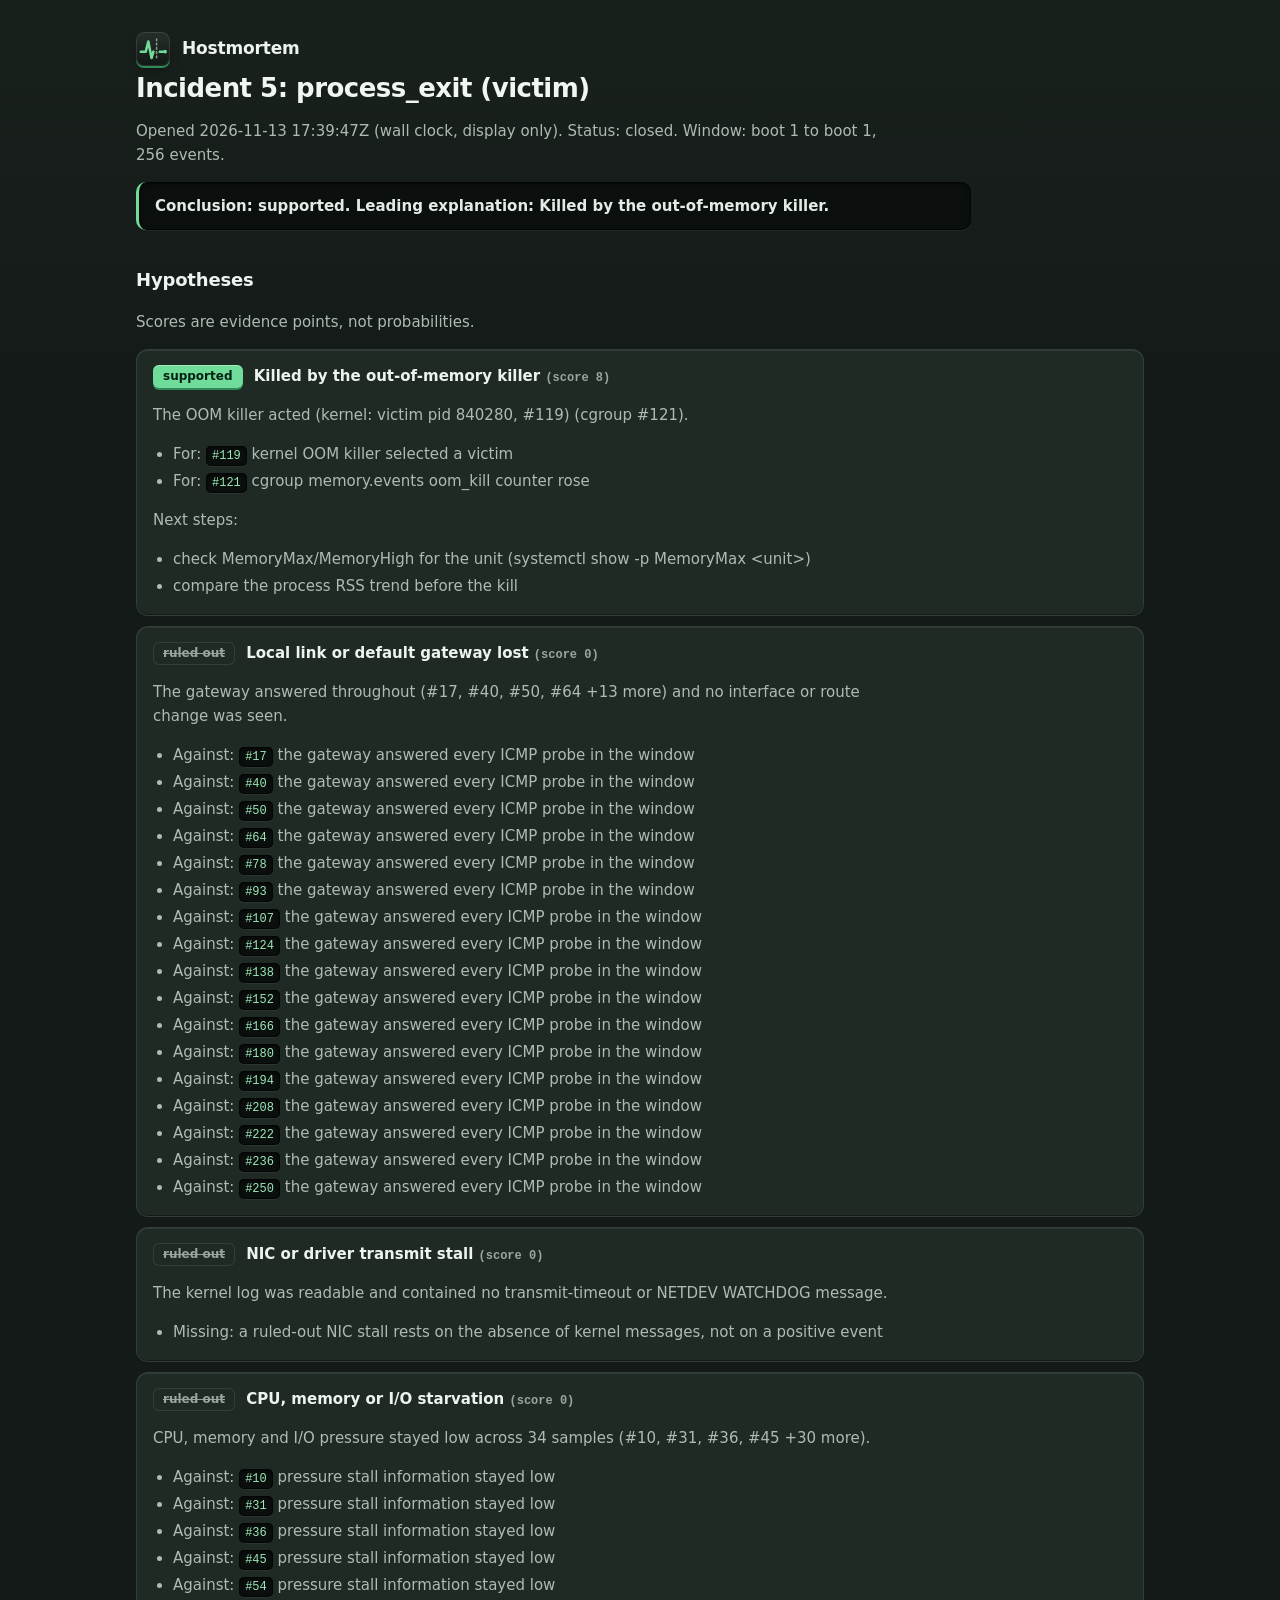
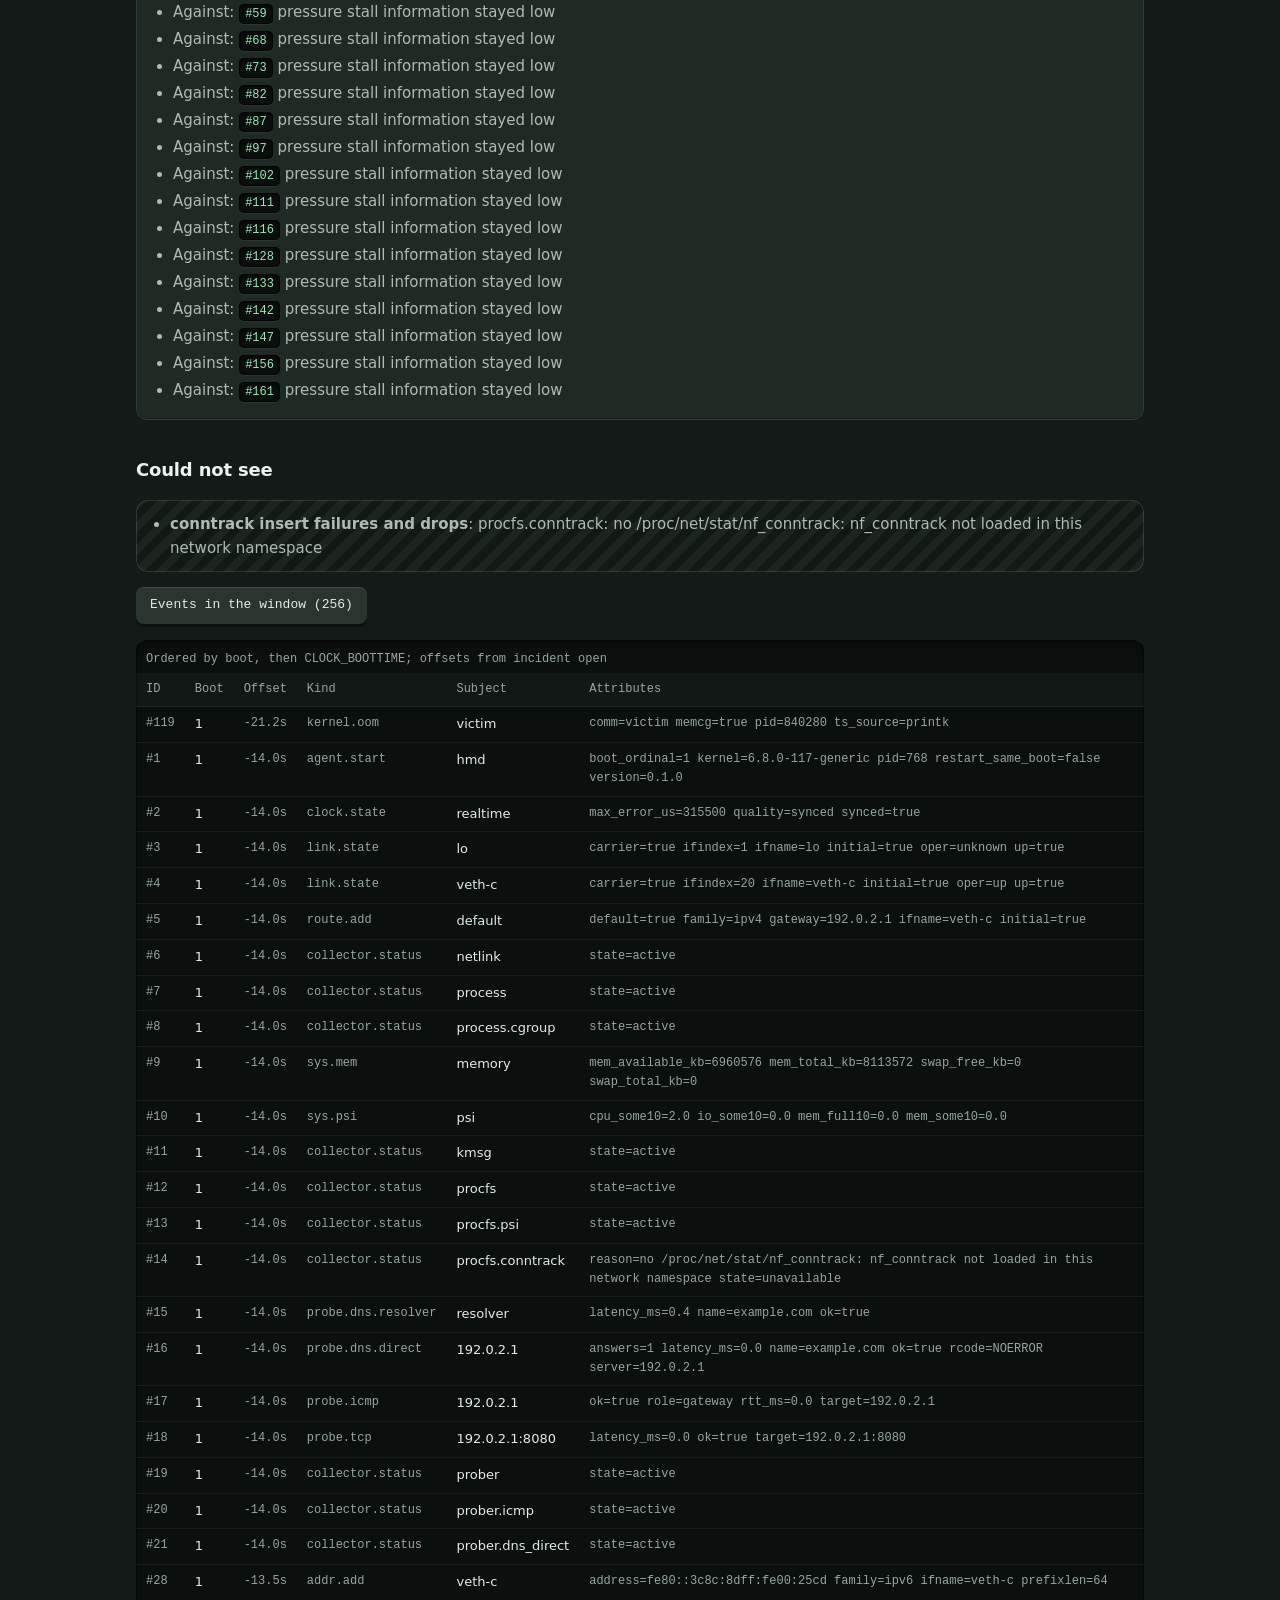
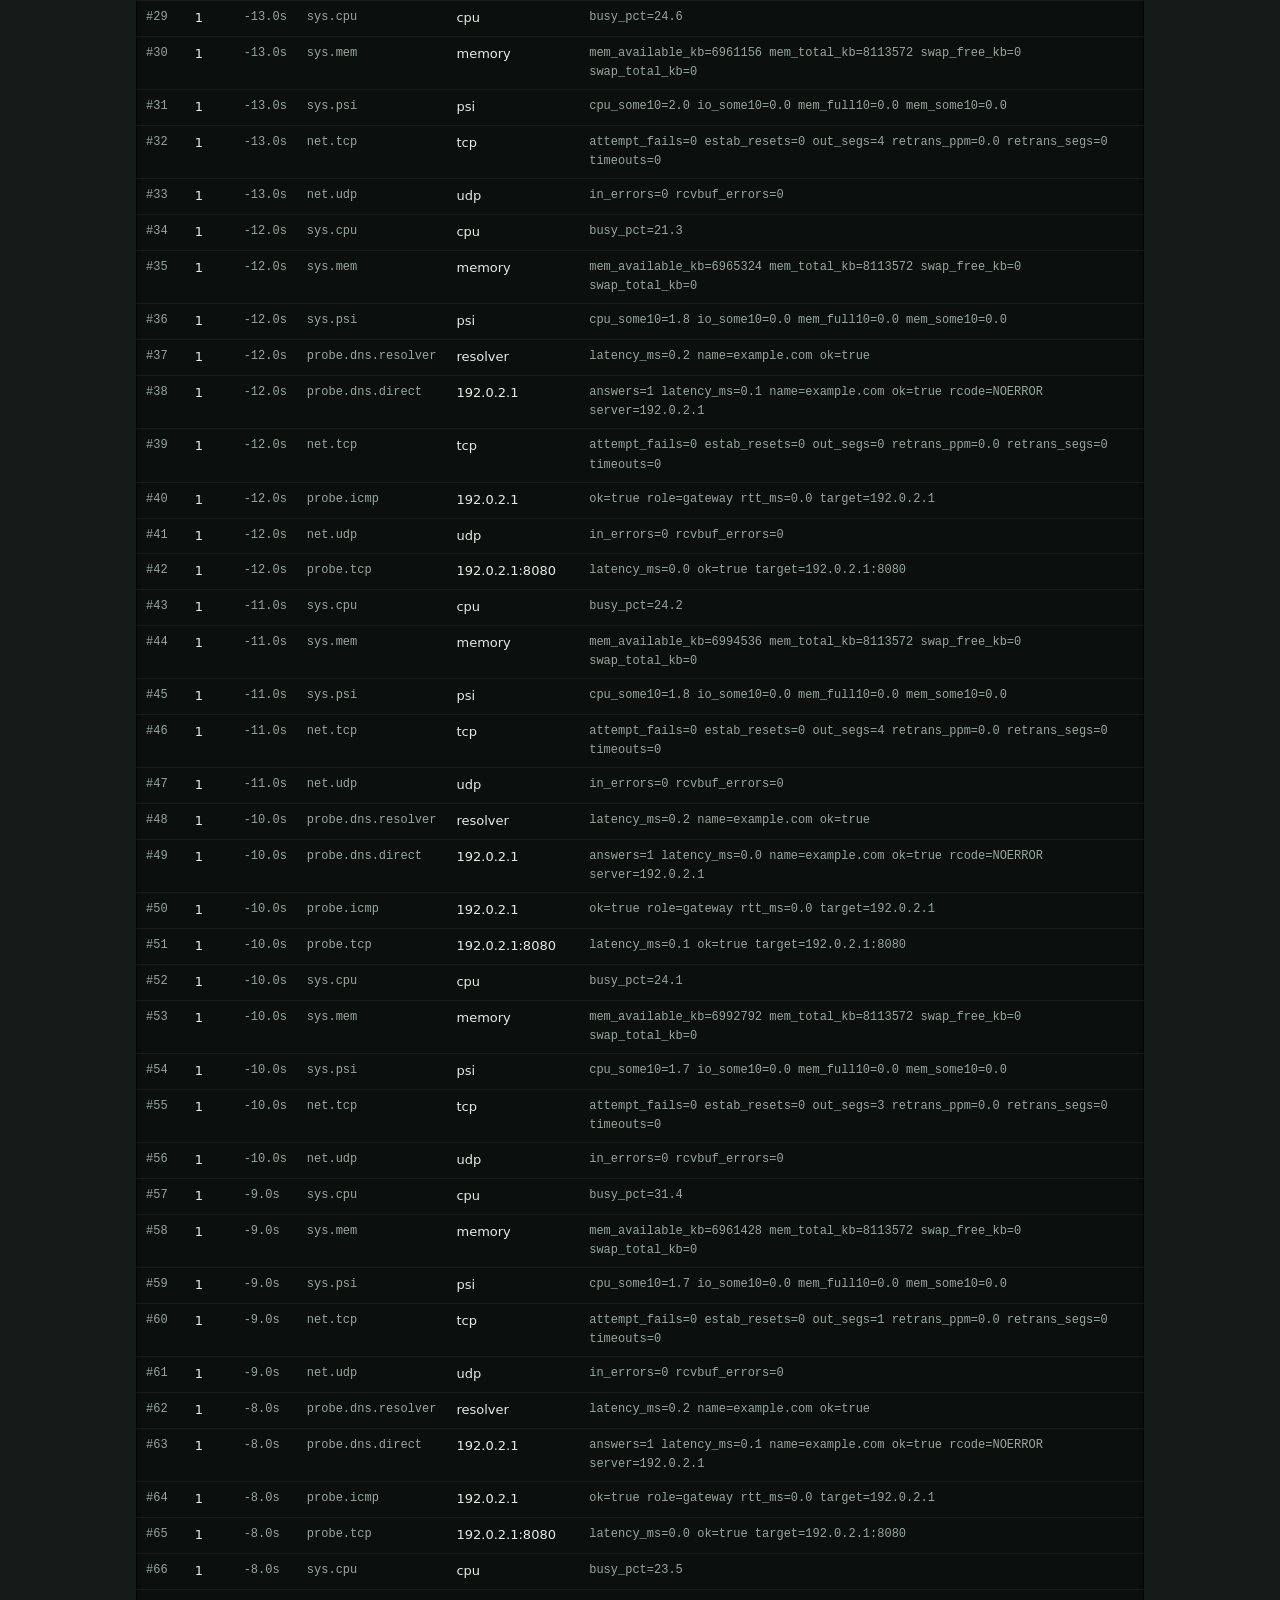
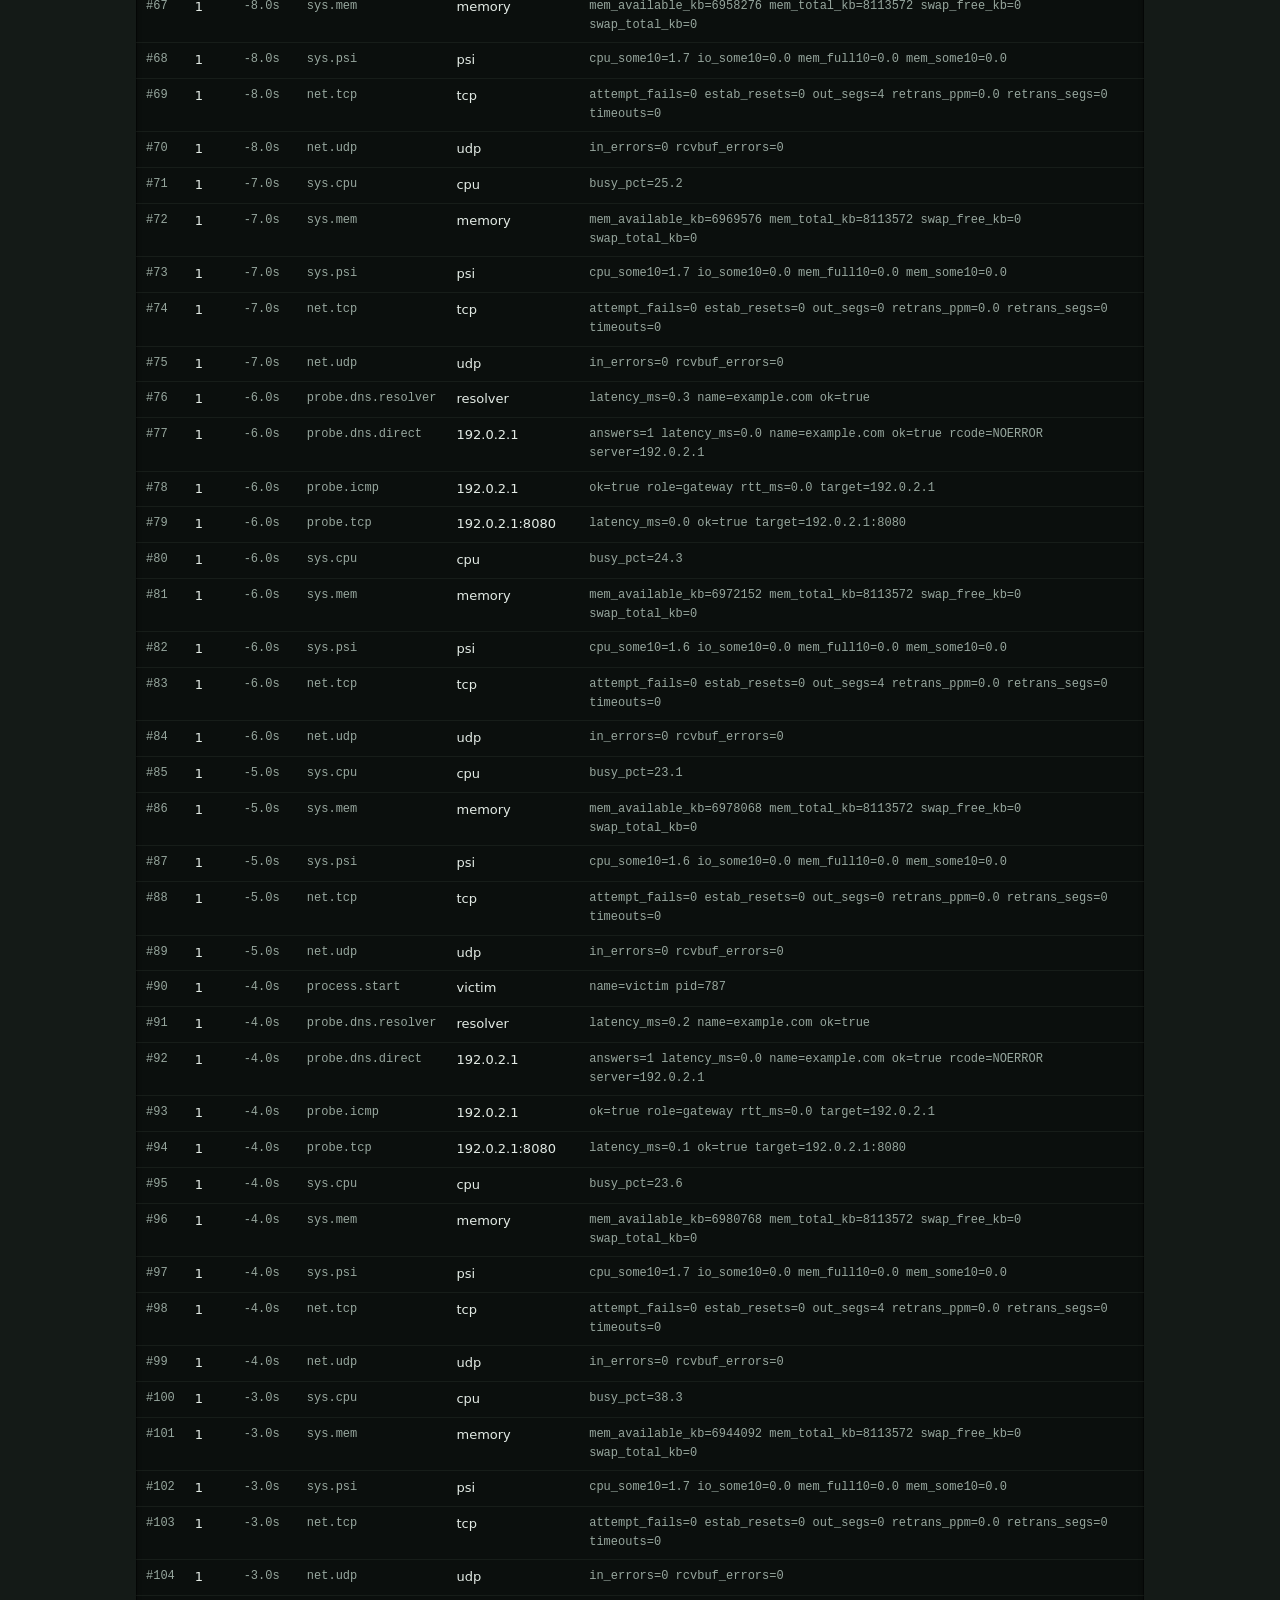
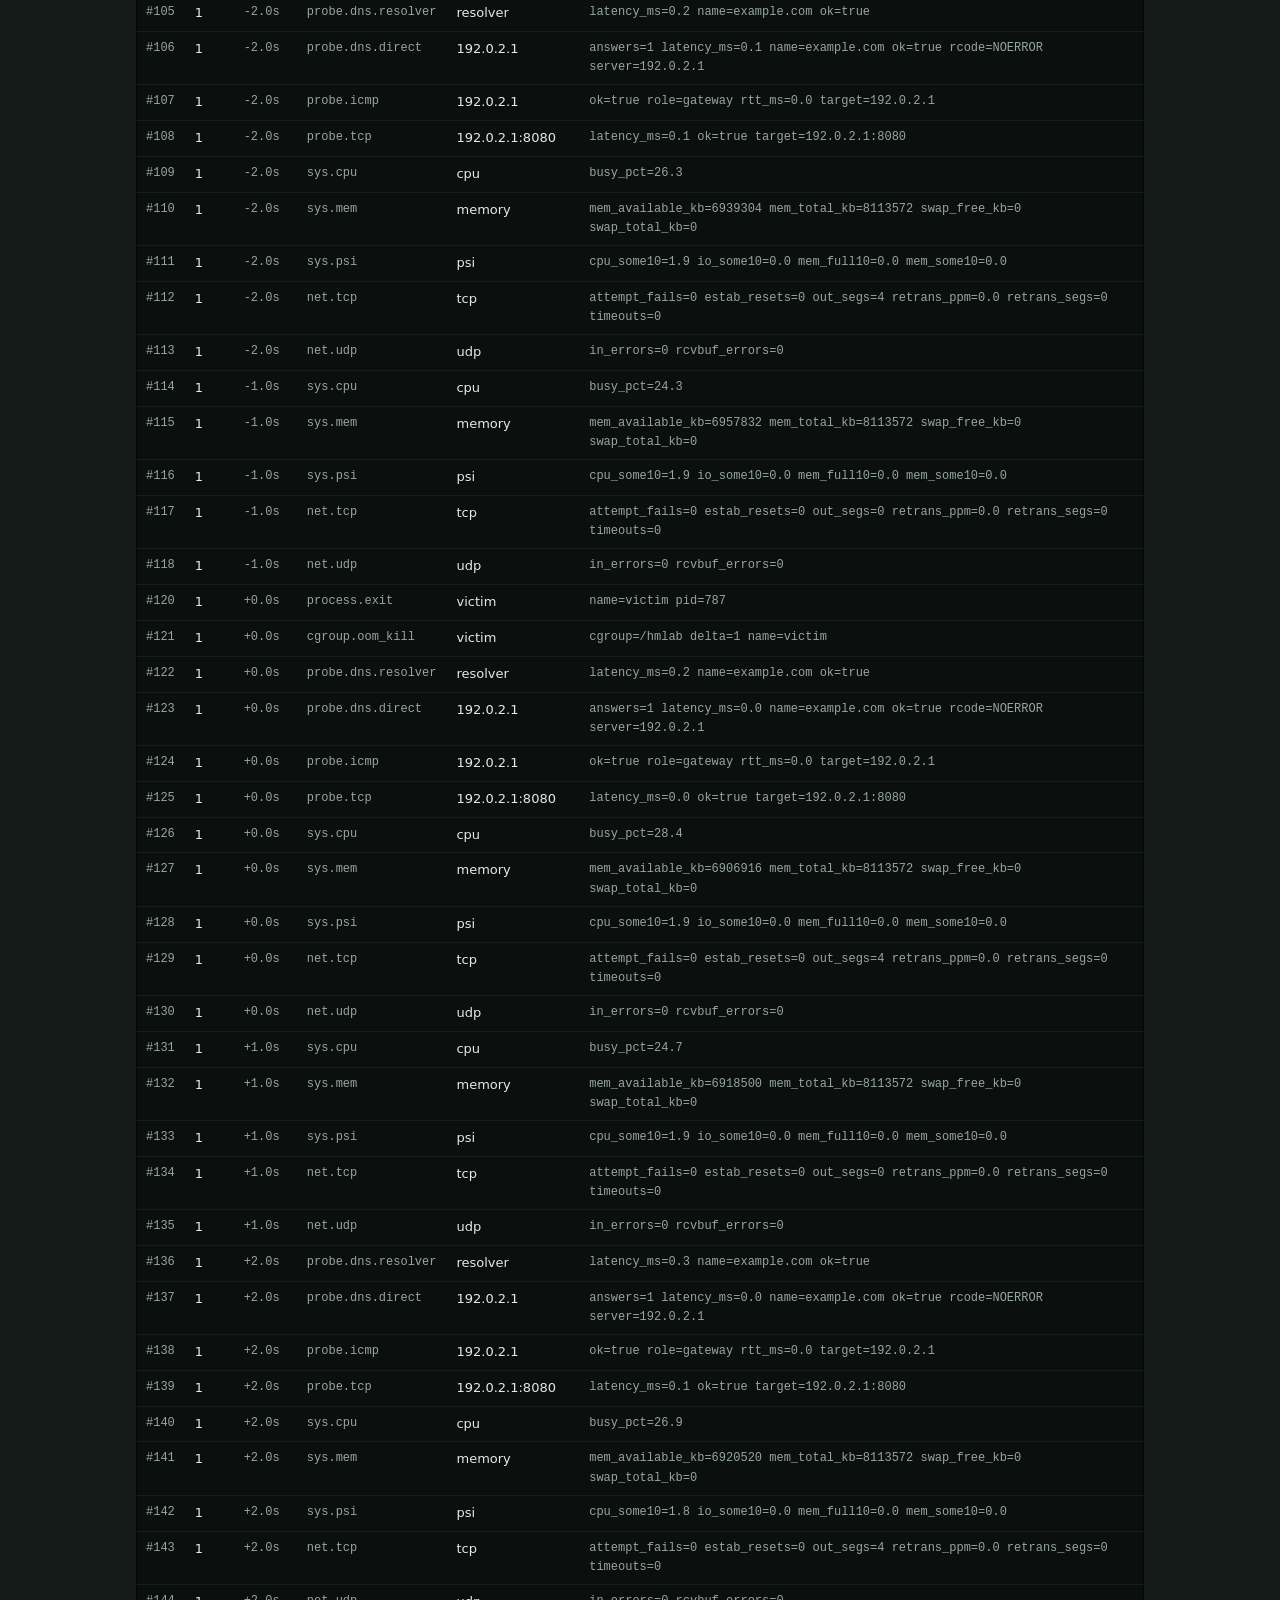
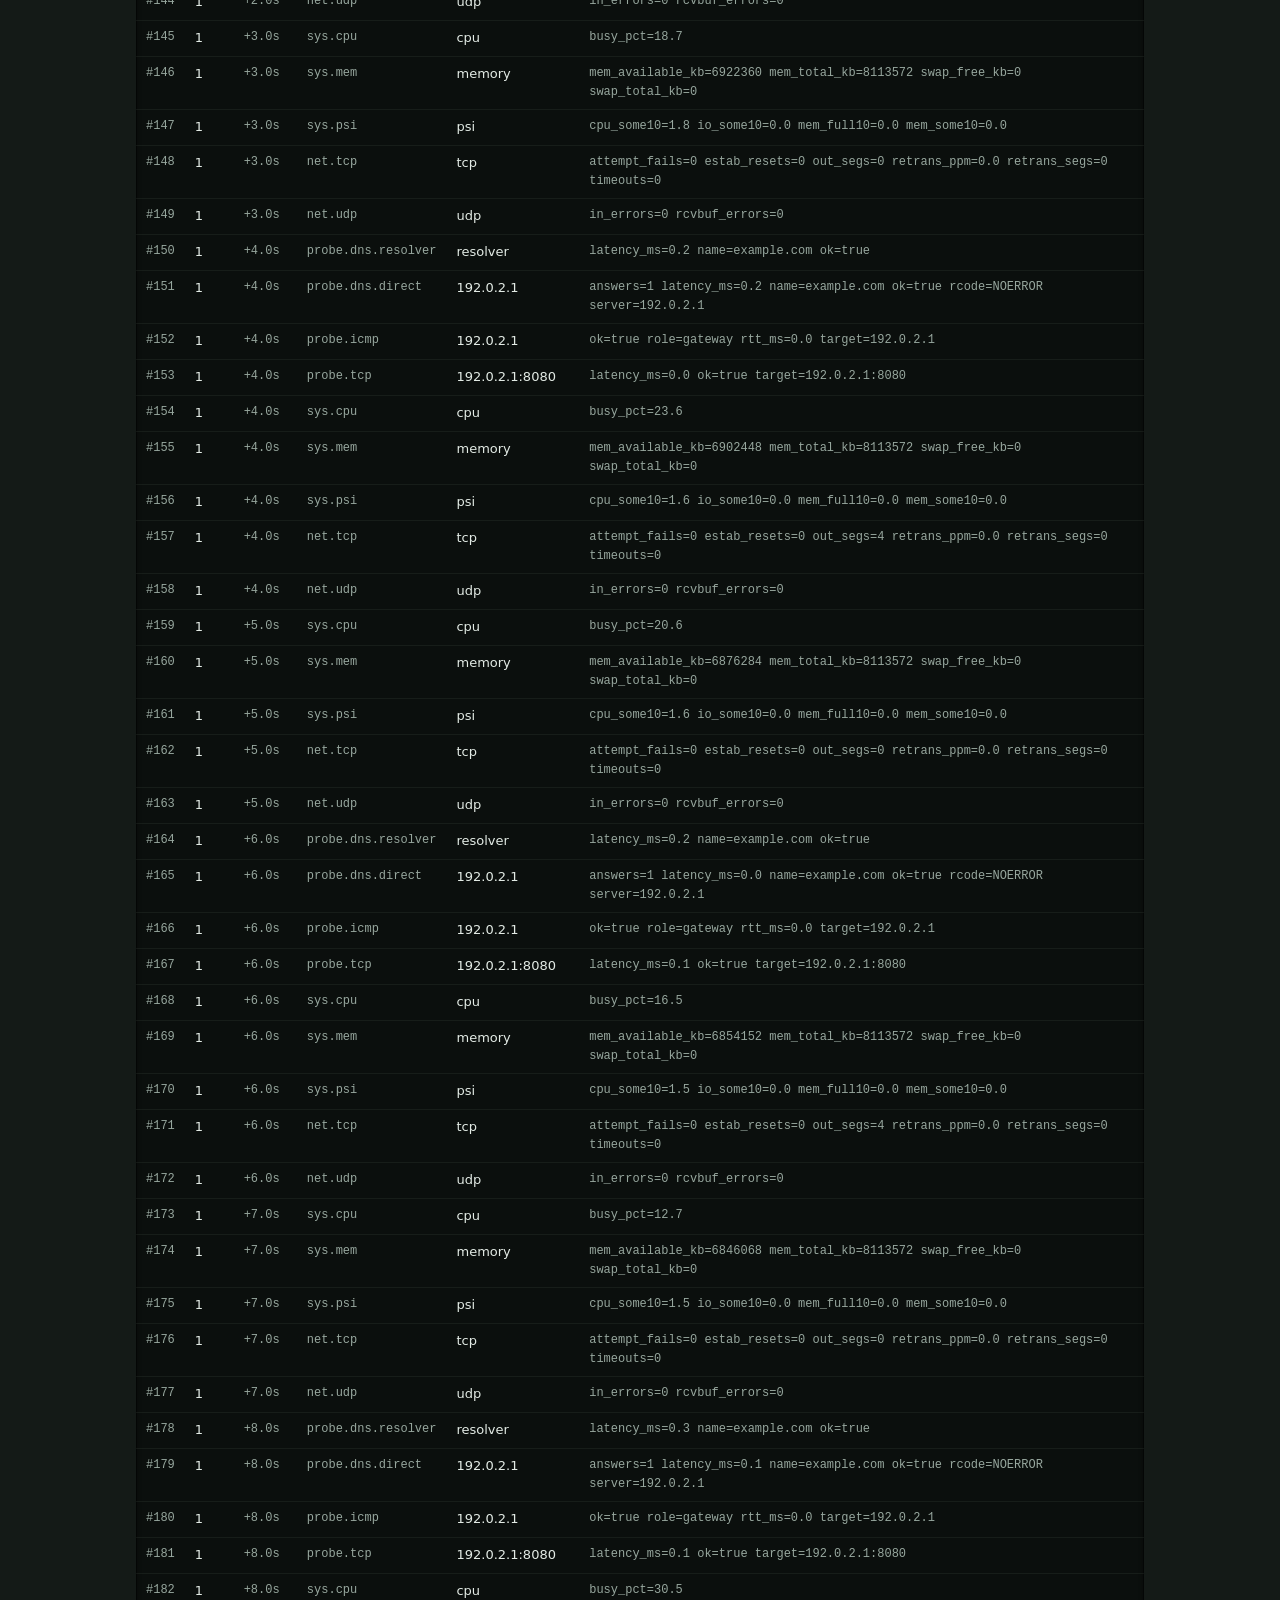
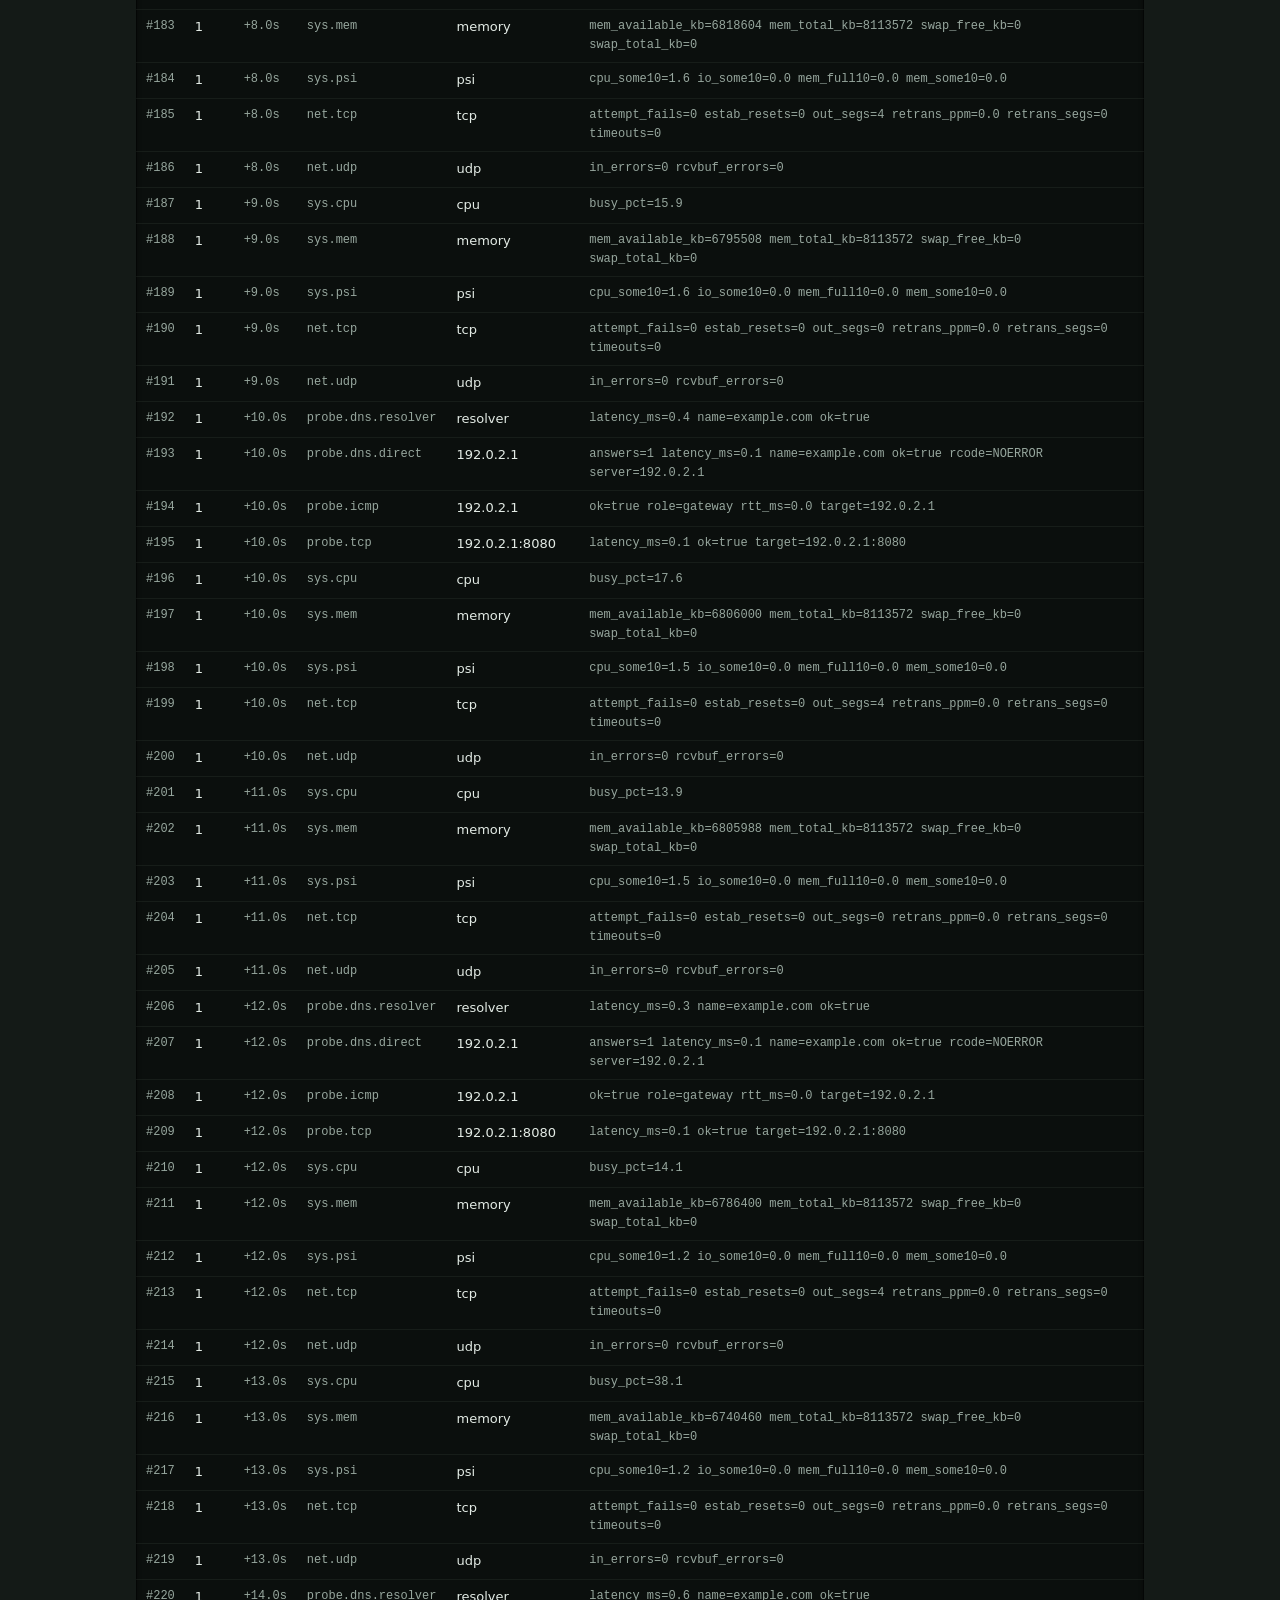
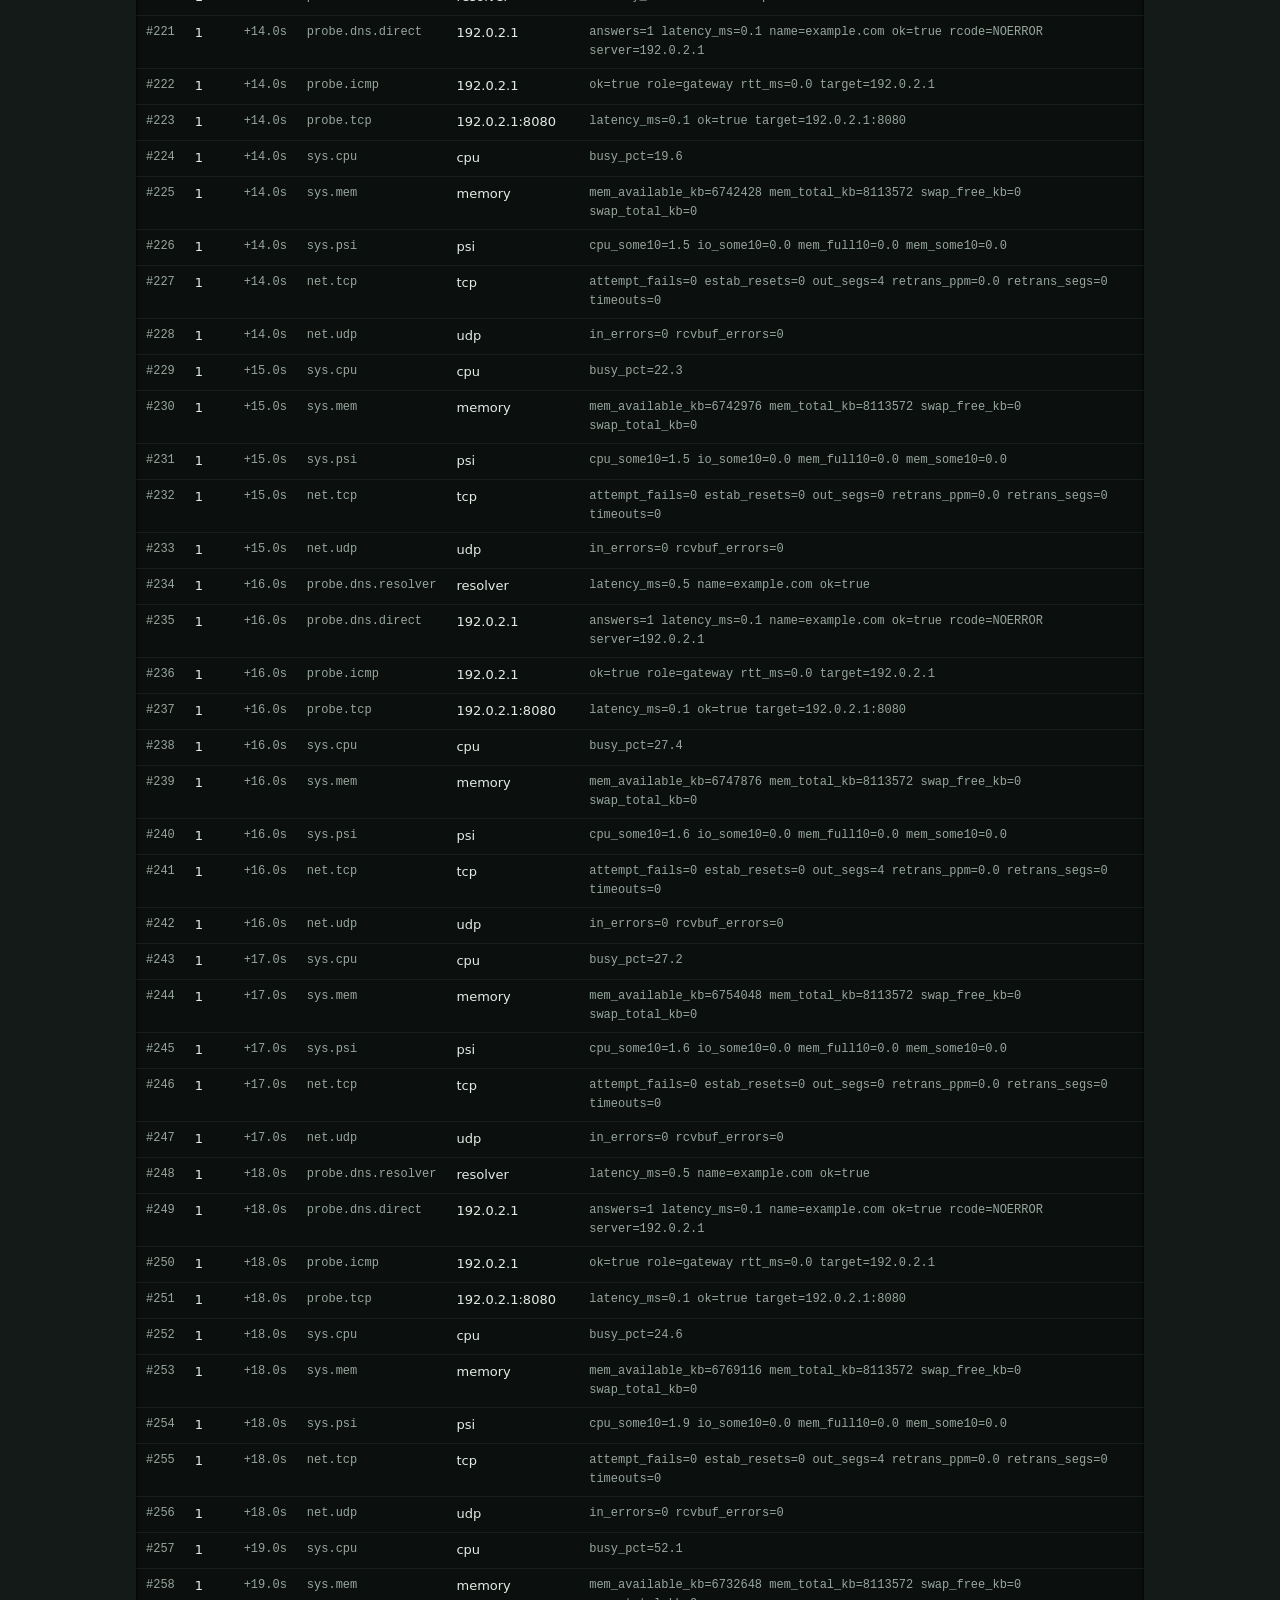
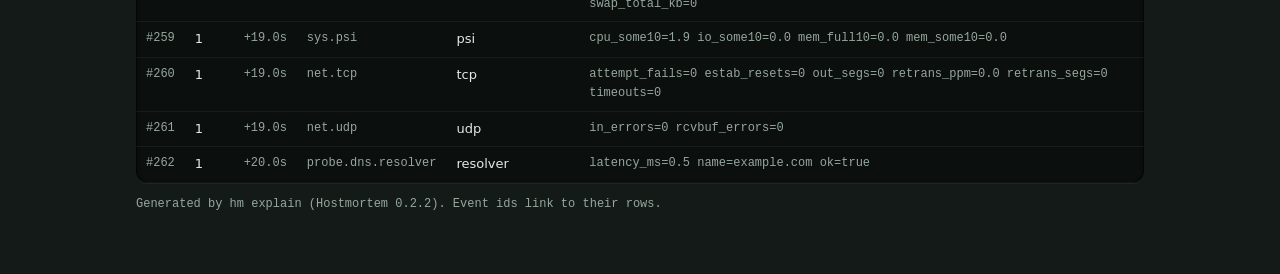
<file: site/reports/oom_kill.html>
<!doctype html><html lang="en"><head><meta charset="utf-8"><meta http-equiv="Content-Security-Policy" content="default-src 'none'; style-src 'unsafe-inline'"><meta name="viewport" content="width=device-width,initial-scale=1"><meta name="referrer" content="no-referrer"><title>Hostmortem incident 5</title><style>:root{--bg:#141a17;--card:#1c2420;--card2:#202a25;--well:#0b0f0d;--fg:#e3ebe5;--fg2:#aebbb3;--muted:#97a79e;--line:rgba(160,185,170,.14);--acc:#6fdc9a;--acc-ink:#9be8b8;--steel:#a7bdb0;--red:#ff5f6b;--ok:#6fdc9a;--bevel:inset 0 1px 0 rgba(255,255,255,.07),inset 0 -1px 0 rgba(0,0,0,.35);--lift:0 1px 0 rgba(0,0,0,.5),0 10px 24px -12px rgba(0,0,0,.7);--sunk:inset 0 2px 5px rgba(0,0,0,.55),inset 0 0 0 1px rgba(0,0,0,.45),0 1px 0 rgba(255,255,255,.05);color-scheme:dark}*{box-sizing:border-box}body{margin:0 auto;max-width:1040px;padding:28px 16px 48px;color:var(--fg);font:15px/1.6 system-ui,-apple-system,'Segoe UI',sans-serif;background:linear-gradient(180deg,#19211d,var(--bg) 420px)}code,.mono,th,summary,caption{font-family:ui-monospace,SFMono-Regular,Menlo,Consolas,monospace}h1{font-size:26px;line-height:1.15;letter-spacing:-.02em;margin:0 0 10px;color:#f1f6f2}h2{font-size:18px;letter-spacing:-.01em;margin:36px 0 12px;color:#edf3ee}h3,h4{font-size:15px;margin:22px 0 8px;color:#edf3ee}.hyp h3,.hyp h4{margin:0 0 6px}p{color:var(--fg2);max-width:80ch}.mono{font-size:12px;color:var(--muted)}a{color:var(--acc-ink);text-decoration-color:rgba(155,232,184,.4);text-underline-offset:3px}a:hover{color:#fff}a:focus-visible,summary:focus-visible,.wrap:focus-visible{outline:2px solid var(--acc);outline-offset:2px;border-radius:4px}main>section[id]{margin:22px 0;padding:6px 22px 18px;border-radius:18px;background:var(--card);border:1px solid var(--line);box-shadow:var(--bevel),var(--lift)}.hyp{margin:10px 0;padding:14px 16px;border-radius:12px;background:var(--card2);border:1px solid var(--line);box-shadow:var(--bevel)}.hyp ul{margin:8px 0 0;padding-left:20px;color:var(--fg2)}.hyp li{margin:3px 0}.hyp a{font:500 12px/1 ui-monospace,Menlo,monospace;text-decoration:none;padding:3px 6px;border-radius:5px;background:var(--well);box-shadow:var(--sunk)}.hyp a:hover{background:var(--acc);color:#062014}span.v{display:inline-block;padding:2px 10px;border-radius:6px;font-size:12px;font-weight:600;margin-right:6px;vertical-align:1px}span.supported{color:#062014;background:var(--acc);box-shadow:inset 0 1px 0 rgba(255,255,255,.35),0 2px 0 #2f8a57}span.possible{color:#e6eee8;background:#2b3530;box-shadow:inset 0 1px 0 rgba(255,255,255,.12),0 2px 0 #121b26}span.ruled_out{color:var(--muted);background:transparent;box-shadow:inset 0 0 0 1px var(--line);text-decoration:line-through}p.v{font-weight:600;color:var(--fg);padding:12px 16px;border-radius:10px;background:var(--well);box-shadow:var(--sunk)}p.v.supported{border-left:3px solid var(--acc)}p.v.unknown{border-left:3px solid var(--steel)}td.v{font-weight:600}td.supported{color:var(--acc-ink)}td.unknown{color:var(--steel)}.wrap{overflow-x:auto;border-radius:12px;background:var(--well);box-shadow:var(--sunk);margin:10px 0}table{border-collapse:collapse;width:100%;font-size:13px}th,td{text-align:left;padding:7px 10px;border-bottom:1px solid rgba(160,185,170,.08);vertical-align:top}th{font-size:12px;font-weight:500;color:var(--muted);background:rgba(160,185,170,.05)}tbody tr:hover{background:rgba(111,220,154,.05)}tr:target{background:rgba(111,220,154,.13);box-shadow:inset 3px 0 0 var(--acc)}caption{text-align:left;color:var(--muted);font-size:12px;padding:10px 10px 4px}details{margin:14px 0 4px}summary{cursor:pointer;display:inline-block;font-size:13px;padding:8px 14px;border-radius:8px;color:var(--fg);background:#2b3530;box-shadow:inset 0 1px 0 rgba(255,255,255,.10),0 3px 0 #0c110e}summary:active{transform:translateY(2px);box-shadow:inset 0 1px 0 rgba(255,255,255,.08),0 1px 0 #0c110e}details[open] summary{margin-bottom:6px}ul.blind{padding:12px 16px 12px 34px;border-radius:12px;color:var(--fg2);background:repeating-linear-gradient(135deg,rgba(160,185,170,.07) 0 8px,transparent 8px 16px),#121915;box-shadow:inset 0 0 0 1px rgba(160,185,170,.2)}.head{display:flex;align-items:center;gap:12px;margin:4px 0 8px}.head h1{margin:0}.mark{width:34px;height:34px;flex:0 0 auto;border-radius:8px;box-shadow:0 2px 0 #2f8a57,0 6px 14px -6px rgba(0,0,0,.8)}.brand{font-weight:700;font-size:17px;letter-spacing:-.01em;color:#edf3ee}.st{display:inline-flex;align-items:center;gap:7px}.st::before{content:'';width:8px;height:8px;border-radius:50%;box-shadow:inset 0 -1px 1px rgba(0,0,0,.35)}.st-active::before{background:var(--ok)}.st-degraded::before{background:#d6cf5a}.st-unavailable{color:#ffb3b9}.st-unavailable::before{background:var(--red)}.st-unknown::before{background:transparent;box-shadow:inset 0 0 0 1.5px var(--muted)}.banner{padding:12px 16px;border-radius:10px;color:#ffd3d6;background:rgba(255,95,107,.10);box-shadow:inset 0 0 0 1px rgba(255,95,107,.45)}@media print{:root{--bg:#fff;--card:#fff;--card2:#fff;--well:#fff;--fg:#111;--fg2:#333;--muted:#444;--line:#ccc;--acc-ink:#17512f;--steel:#354940;color-scheme:light}body,ul.blind,summary,span.v{background:#fff}h1,h2,h3,h4,.brand,span.v{color:#111}.hyp a,ul.blind,span.v{box-shadow:none}.st-unavailable,.banner{color:#722631}.banner{background:#fff}main>section[id],.hyp,.wrap,p.v,summary{box-shadow:none;border:1px solid #ccc}details>*{display:block}}</style></head><body><main><header class="head"><svg class="mark" viewBox="0 0 32 32" aria-hidden="true"><defs><linearGradient id="hmk" x1="0" y1="0" x2="0" y2="1"><stop offset="0" stop-color="#26302b"/><stop offset="1" stop-color="#121814"/></linearGradient></defs><rect width="32" height="32" rx="8" fill="url(#hmk)"/><rect x=".5" y=".5" width="31" height="31" rx="7.5" fill="none" stroke="#fff" stroke-opacity=".1"/><path d="M4.5 18.5H9.2L11.6 9L14.6 24.5L16.4 18.5M22.4 18.5H25.6" fill="none" stroke="#6fdc9a" stroke-width="2.4" stroke-linecap="round" stroke-linejoin="round"/><path d="M19.4 6.5V25.5" stroke="#8a9a91" stroke-width="1.4" stroke-linecap="round" stroke-dasharray="1.8 2.2"/><circle cx="27.4" cy="18.5" r="1.7" fill="#6fdc9a"/></svg><span class="brand">Hostmortem</span></header><h1>Incident 5: process_exit (victim)</h1><p>Opened 2026-11-13 17:39:47Z (wall clock, display only). Status: closed. Window: boot 1 to boot 1, 256 events.</p><p class="v supported">Conclusion: supported. Leading explanation: Killed by the out-of-memory killer.</p><h2>Hypotheses</h2><p>Scores are evidence points, not probabilities.</p><section class="hyp"><h3><span class="v supported">supported</span> Killed by the out-of-memory killer <span class="mono">(score 8)</span></h3><p>The OOM killer acted (kernel: victim pid 840280, #119) (cgroup #121).</p><ul><li>For: <a href="#i5e119">#119</a> kernel OOM killer selected a victim</li><li>For: <a href="#i5e121">#121</a> cgroup memory.events oom_kill counter rose</li></ul><p>Next steps:</p><ul><li>check MemoryMax/MemoryHigh for the unit (systemctl show -p MemoryMax &lt;unit&gt;)</li><li>compare the process RSS trend before the kill</li></ul></section><section class="hyp"><h3><span class="v ruled_out">ruled out</span> Local link or default gateway lost <span class="mono">(score 0)</span></h3><p>The gateway answered throughout (#17, #40, #50, #64 +13 more) and no interface or route change was seen.</p><ul><li>Against: <a href="#i5e17">#17</a> the gateway answered every ICMP probe in the window</li><li>Against: <a href="#i5e40">#40</a> the gateway answered every ICMP probe in the window</li><li>Against: <a href="#i5e50">#50</a> the gateway answered every ICMP probe in the window</li><li>Against: <a href="#i5e64">#64</a> the gateway answered every ICMP probe in the window</li><li>Against: <a href="#i5e78">#78</a> the gateway answered every ICMP probe in the window</li><li>Against: <a href="#i5e93">#93</a> the gateway answered every ICMP probe in the window</li><li>Against: <a href="#i5e107">#107</a> the gateway answered every ICMP probe in the window</li><li>Against: <a href="#i5e124">#124</a> the gateway answered every ICMP probe in the window</li><li>Against: <a href="#i5e138">#138</a> the gateway answered every ICMP probe in the window</li><li>Against: <a href="#i5e152">#152</a> the gateway answered every ICMP probe in the window</li><li>Against: <a href="#i5e166">#166</a> the gateway answered every ICMP probe in the window</li><li>Against: <a href="#i5e180">#180</a> the gateway answered every ICMP probe in the window</li><li>Against: <a href="#i5e194">#194</a> the gateway answered every ICMP probe in the window</li><li>Against: <a href="#i5e208">#208</a> the gateway answered every ICMP probe in the window</li><li>Against: <a href="#i5e222">#222</a> the gateway answered every ICMP probe in the window</li><li>Against: <a href="#i5e236">#236</a> the gateway answered every ICMP probe in the window</li><li>Against: <a href="#i5e250">#250</a> the gateway answered every ICMP probe in the window</li></ul></section><section class="hyp"><h3><span class="v ruled_out">ruled out</span> NIC or driver transmit stall <span class="mono">(score 0)</span></h3><p>The kernel log was readable and contained no transmit-timeout or NETDEV WATCHDOG message.</p><ul><li>Missing: a ruled-out NIC stall rests on the absence of kernel messages, not on a positive event</li></ul></section><section class="hyp"><h3><span class="v ruled_out">ruled out</span> CPU, memory or I/O starvation <span class="mono">(score 0)</span></h3><p>CPU, memory and I/O pressure stayed low across 34 samples (#10, #31, #36, #45 +30 more).</p><ul><li>Against: <a href="#i5e10">#10</a> pressure stall information stayed low</li><li>Against: <a href="#i5e31">#31</a> pressure stall information stayed low</li><li>Against: <a href="#i5e36">#36</a> pressure stall information stayed low</li><li>Against: <a href="#i5e45">#45</a> pressure stall information stayed low</li><li>Against: <a href="#i5e54">#54</a> pressure stall information stayed low</li><li>Against: <a href="#i5e59">#59</a> pressure stall information stayed low</li><li>Against: <a href="#i5e68">#68</a> pressure stall information stayed low</li><li>Against: <a href="#i5e73">#73</a> pressure stall information stayed low</li><li>Against: <a href="#i5e82">#82</a> pressure stall information stayed low</li><li>Against: <a href="#i5e87">#87</a> pressure stall information stayed low</li><li>Against: <a href="#i5e97">#97</a> pressure stall information stayed low</li><li>Against: <a href="#i5e102">#102</a> pressure stall information stayed low</li><li>Against: <a href="#i5e111">#111</a> pressure stall information stayed low</li><li>Against: <a href="#i5e116">#116</a> pressure stall information stayed low</li><li>Against: <a href="#i5e128">#128</a> pressure stall information stayed low</li><li>Against: <a href="#i5e133">#133</a> pressure stall information stayed low</li><li>Against: <a href="#i5e142">#142</a> pressure stall information stayed low</li><li>Against: <a href="#i5e147">#147</a> pressure stall information stayed low</li><li>Against: <a href="#i5e156">#156</a> pressure stall information stayed low</li><li>Against: <a href="#i5e161">#161</a> pressure stall information stayed low</li></ul></section><h2>Could not see</h2><ul class="blind"><li><strong>conntrack insert failures and drops</strong>: procfs.conntrack: no /proc/net/stat/nf_conntrack: nf_conntrack not loaded in this network namespace</li></ul><details open><summary>Events in the window (256)</summary><div class="wrap" role="region" tabindex="0" aria-label="Events in the window"><table><caption>Ordered by boot, then CLOCK_BOOTTIME; offsets from incident open</caption><thead><tr><th scope="col">ID</th><th scope="col">Boot</th><th scope="col">Offset</th><th scope="col">Kind</th><th scope="col">Subject</th><th scope="col">Attributes</th></tr></thead><tbody><tr id="i5e119"><td class="mono">#119</td><td>1</td><td class="mono">    -21.2s</td><td class="mono">kernel.oom</td><td>victim</td><td class="mono">comm=victim memcg=true pid=840280 ts_source=printk</td></tr><tr id="i5e1"><td class="mono">#1</td><td>1</td><td class="mono">    -14.0s</td><td class="mono">agent.start</td><td>hmd</td><td class="mono">boot_ordinal=1 kernel=6.8.0-117-generic pid=768 restart_same_boot=false version=0.1.0</td></tr><tr id="i5e2"><td class="mono">#2</td><td>1</td><td class="mono">    -14.0s</td><td class="mono">clock.state</td><td>realtime</td><td class="mono">max_error_us=315500 quality=synced synced=true</td></tr><tr id="i5e3"><td class="mono">#3</td><td>1</td><td class="mono">    -14.0s</td><td class="mono">link.state</td><td>lo</td><td class="mono">carrier=true ifindex=1 ifname=lo initial=true oper=unknown up=true</td></tr><tr id="i5e4"><td class="mono">#4</td><td>1</td><td class="mono">    -14.0s</td><td class="mono">link.state</td><td>veth-c</td><td class="mono">carrier=true ifindex=20 ifname=veth-c initial=true oper=up up=true</td></tr><tr id="i5e5"><td class="mono">#5</td><td>1</td><td class="mono">    -14.0s</td><td class="mono">route.add</td><td>default</td><td class="mono">default=true family=ipv4 gateway=192.0.2.1 ifname=veth-c initial=true</td></tr><tr id="i5e6"><td class="mono">#6</td><td>1</td><td class="mono">    -14.0s</td><td class="mono">collector.status</td><td>netlink</td><td class="mono">state=active</td></tr><tr id="i5e7"><td class="mono">#7</td><td>1</td><td class="mono">    -14.0s</td><td class="mono">collector.status</td><td>process</td><td class="mono">state=active</td></tr><tr id="i5e8"><td class="mono">#8</td><td>1</td><td class="mono">    -14.0s</td><td class="mono">collector.status</td><td>process.cgroup</td><td class="mono">state=active</td></tr><tr id="i5e9"><td class="mono">#9</td><td>1</td><td class="mono">    -14.0s</td><td class="mono">sys.mem</td><td>memory</td><td class="mono">mem_available_kb=6960576 mem_total_kb=8113572 swap_free_kb=0 swap_total_kb=0</td></tr><tr id="i5e10"><td class="mono">#10</td><td>1</td><td class="mono">    -14.0s</td><td class="mono">sys.psi</td><td>psi</td><td class="mono">cpu_some10=2.0 io_some10=0.0 mem_full10=0.0 mem_some10=0.0</td></tr><tr id="i5e11"><td class="mono">#11</td><td>1</td><td class="mono">    -14.0s</td><td class="mono">collector.status</td><td>kmsg</td><td class="mono">state=active</td></tr><tr id="i5e12"><td class="mono">#12</td><td>1</td><td class="mono">    -14.0s</td><td class="mono">collector.status</td><td>procfs</td><td class="mono">state=active</td></tr><tr id="i5e13"><td class="mono">#13</td><td>1</td><td class="mono">    -14.0s</td><td class="mono">collector.status</td><td>procfs.psi</td><td class="mono">state=active</td></tr><tr id="i5e14"><td class="mono">#14</td><td>1</td><td class="mono">    -14.0s</td><td class="mono">collector.status</td><td>procfs.conntrack</td><td class="mono">reason=no /proc/net/stat/nf_conntrack: nf_conntrack not loaded in this network namespace state=unavailable</td></tr><tr id="i5e15"><td class="mono">#15</td><td>1</td><td class="mono">    -14.0s</td><td class="mono">probe.dns.resolver</td><td>resolver</td><td class="mono">latency_ms=0.4 name=example.com ok=true</td></tr><tr id="i5e16"><td class="mono">#16</td><td>1</td><td class="mono">    -14.0s</td><td class="mono">probe.dns.direct</td><td>192.0.2.1</td><td class="mono">answers=1 latency_ms=0.0 name=example.com ok=true rcode=NOERROR server=192.0.2.1</td></tr><tr id="i5e17"><td class="mono">#17</td><td>1</td><td class="mono">    -14.0s</td><td class="mono">probe.icmp</td><td>192.0.2.1</td><td class="mono">ok=true role=gateway rtt_ms=0.0 target=192.0.2.1</td></tr><tr id="i5e18"><td class="mono">#18</td><td>1</td><td class="mono">    -14.0s</td><td class="mono">probe.tcp</td><td>192.0.2.1:8080</td><td class="mono">latency_ms=0.0 ok=true target=192.0.2.1:8080</td></tr><tr id="i5e19"><td class="mono">#19</td><td>1</td><td class="mono">    -14.0s</td><td class="mono">collector.status</td><td>prober</td><td class="mono">state=active</td></tr><tr id="i5e20"><td class="mono">#20</td><td>1</td><td class="mono">    -14.0s</td><td class="mono">collector.status</td><td>prober.icmp</td><td class="mono">state=active</td></tr><tr id="i5e21"><td class="mono">#21</td><td>1</td><td class="mono">    -14.0s</td><td class="mono">collector.status</td><td>prober.dns_direct</td><td class="mono">state=active</td></tr><tr id="i5e28"><td class="mono">#28</td><td>1</td><td class="mono">    -13.5s</td><td class="mono">addr.add</td><td>veth-c</td><td class="mono">address=fe80::3c8c:8dff:fe00:25cd family=ipv6 ifname=veth-c prefixlen=64</td></tr><tr id="i5e29"><td class="mono">#29</td><td>1</td><td class="mono">    -13.0s</td><td class="mono">sys.cpu</td><td>cpu</td><td class="mono">busy_pct=24.6</td></tr><tr id="i5e30"><td class="mono">#30</td><td>1</td><td class="mono">    -13.0s</td><td class="mono">sys.mem</td><td>memory</td><td class="mono">mem_available_kb=6961156 mem_total_kb=8113572 swap_free_kb=0 swap_total_kb=0</td></tr><tr id="i5e31"><td class="mono">#31</td><td>1</td><td class="mono">    -13.0s</td><td class="mono">sys.psi</td><td>psi</td><td class="mono">cpu_some10=2.0 io_some10=0.0 mem_full10=0.0 mem_some10=0.0</td></tr><tr id="i5e32"><td class="mono">#32</td><td>1</td><td class="mono">    -13.0s</td><td class="mono">net.tcp</td><td>tcp</td><td class="mono">attempt_fails=0 estab_resets=0 out_segs=4 retrans_ppm=0.0 retrans_segs=0 timeouts=0</td></tr><tr id="i5e33"><td class="mono">#33</td><td>1</td><td class="mono">    -13.0s</td><td class="mono">net.udp</td><td>udp</td><td class="mono">in_errors=0 rcvbuf_errors=0</td></tr><tr id="i5e34"><td class="mono">#34</td><td>1</td><td class="mono">    -12.0s</td><td class="mono">sys.cpu</td><td>cpu</td><td class="mono">busy_pct=21.3</td></tr><tr id="i5e35"><td class="mono">#35</td><td>1</td><td class="mono">    -12.0s</td><td class="mono">sys.mem</td><td>memory</td><td class="mono">mem_available_kb=6965324 mem_total_kb=8113572 swap_free_kb=0 swap_total_kb=0</td></tr><tr id="i5e36"><td class="mono">#36</td><td>1</td><td class="mono">    -12.0s</td><td class="mono">sys.psi</td><td>psi</td><td class="mono">cpu_some10=1.8 io_some10=0.0 mem_full10=0.0 mem_some10=0.0</td></tr><tr id="i5e37"><td class="mono">#37</td><td>1</td><td class="mono">    -12.0s</td><td class="mono">probe.dns.resolver</td><td>resolver</td><td class="mono">latency_ms=0.2 name=example.com ok=true</td></tr><tr id="i5e38"><td class="mono">#38</td><td>1</td><td class="mono">    -12.0s</td><td class="mono">probe.dns.direct</td><td>192.0.2.1</td><td class="mono">answers=1 latency_ms=0.1 name=example.com ok=true rcode=NOERROR server=192.0.2.1</td></tr><tr id="i5e39"><td class="mono">#39</td><td>1</td><td class="mono">    -12.0s</td><td class="mono">net.tcp</td><td>tcp</td><td class="mono">attempt_fails=0 estab_resets=0 out_segs=0 retrans_ppm=0.0 retrans_segs=0 timeouts=0</td></tr><tr id="i5e40"><td class="mono">#40</td><td>1</td><td class="mono">    -12.0s</td><td class="mono">probe.icmp</td><td>192.0.2.1</td><td class="mono">ok=true role=gateway rtt_ms=0.0 target=192.0.2.1</td></tr><tr id="i5e41"><td class="mono">#41</td><td>1</td><td class="mono">    -12.0s</td><td class="mono">net.udp</td><td>udp</td><td class="mono">in_errors=0 rcvbuf_errors=0</td></tr><tr id="i5e42"><td class="mono">#42</td><td>1</td><td class="mono">    -12.0s</td><td class="mono">probe.tcp</td><td>192.0.2.1:8080</td><td class="mono">latency_ms=0.0 ok=true target=192.0.2.1:8080</td></tr><tr id="i5e43"><td class="mono">#43</td><td>1</td><td class="mono">    -11.0s</td><td class="mono">sys.cpu</td><td>cpu</td><td class="mono">busy_pct=24.2</td></tr><tr id="i5e44"><td class="mono">#44</td><td>1</td><td class="mono">    -11.0s</td><td class="mono">sys.mem</td><td>memory</td><td class="mono">mem_available_kb=6994536 mem_total_kb=8113572 swap_free_kb=0 swap_total_kb=0</td></tr><tr id="i5e45"><td class="mono">#45</td><td>1</td><td class="mono">    -11.0s</td><td class="mono">sys.psi</td><td>psi</td><td class="mono">cpu_some10=1.8 io_some10=0.0 mem_full10=0.0 mem_some10=0.0</td></tr><tr id="i5e46"><td class="mono">#46</td><td>1</td><td class="mono">    -11.0s</td><td class="mono">net.tcp</td><td>tcp</td><td class="mono">attempt_fails=0 estab_resets=0 out_segs=4 retrans_ppm=0.0 retrans_segs=0 timeouts=0</td></tr><tr id="i5e47"><td class="mono">#47</td><td>1</td><td class="mono">    -11.0s</td><td class="mono">net.udp</td><td>udp</td><td class="mono">in_errors=0 rcvbuf_errors=0</td></tr><tr id="i5e48"><td class="mono">#48</td><td>1</td><td class="mono">    -10.0s</td><td class="mono">probe.dns.resolver</td><td>resolver</td><td class="mono">latency_ms=0.2 name=example.com ok=true</td></tr><tr id="i5e49"><td class="mono">#49</td><td>1</td><td class="mono">    -10.0s</td><td class="mono">probe.dns.direct</td><td>192.0.2.1</td><td class="mono">answers=1 latency_ms=0.0 name=example.com ok=true rcode=NOERROR server=192.0.2.1</td></tr><tr id="i5e50"><td class="mono">#50</td><td>1</td><td class="mono">    -10.0s</td><td class="mono">probe.icmp</td><td>192.0.2.1</td><td class="mono">ok=true role=gateway rtt_ms=0.0 target=192.0.2.1</td></tr><tr id="i5e51"><td class="mono">#51</td><td>1</td><td class="mono">    -10.0s</td><td class="mono">probe.tcp</td><td>192.0.2.1:8080</td><td class="mono">latency_ms=0.1 ok=true target=192.0.2.1:8080</td></tr><tr id="i5e52"><td class="mono">#52</td><td>1</td><td class="mono">    -10.0s</td><td class="mono">sys.cpu</td><td>cpu</td><td class="mono">busy_pct=24.1</td></tr><tr id="i5e53"><td class="mono">#53</td><td>1</td><td class="mono">    -10.0s</td><td class="mono">sys.mem</td><td>memory</td><td class="mono">mem_available_kb=6992792 mem_total_kb=8113572 swap_free_kb=0 swap_total_kb=0</td></tr><tr id="i5e54"><td class="mono">#54</td><td>1</td><td class="mono">    -10.0s</td><td class="mono">sys.psi</td><td>psi</td><td class="mono">cpu_some10=1.7 io_some10=0.0 mem_full10=0.0 mem_some10=0.0</td></tr><tr id="i5e55"><td class="mono">#55</td><td>1</td><td class="mono">    -10.0s</td><td class="mono">net.tcp</td><td>tcp</td><td class="mono">attempt_fails=0 estab_resets=0 out_segs=3 retrans_ppm=0.0 retrans_segs=0 timeouts=0</td></tr><tr id="i5e56"><td class="mono">#56</td><td>1</td><td class="mono">    -10.0s</td><td class="mono">net.udp</td><td>udp</td><td class="mono">in_errors=0 rcvbuf_errors=0</td></tr><tr id="i5e57"><td class="mono">#57</td><td>1</td><td class="mono">     -9.0s</td><td class="mono">sys.cpu</td><td>cpu</td><td class="mono">busy_pct=31.4</td></tr><tr id="i5e58"><td class="mono">#58</td><td>1</td><td class="mono">     -9.0s</td><td class="mono">sys.mem</td><td>memory</td><td class="mono">mem_available_kb=6961428 mem_total_kb=8113572 swap_free_kb=0 swap_total_kb=0</td></tr><tr id="i5e59"><td class="mono">#59</td><td>1</td><td class="mono">     -9.0s</td><td class="mono">sys.psi</td><td>psi</td><td class="mono">cpu_some10=1.7 io_some10=0.0 mem_full10=0.0 mem_some10=0.0</td></tr><tr id="i5e60"><td class="mono">#60</td><td>1</td><td class="mono">     -9.0s</td><td class="mono">net.tcp</td><td>tcp</td><td class="mono">attempt_fails=0 estab_resets=0 out_segs=1 retrans_ppm=0.0 retrans_segs=0 timeouts=0</td></tr><tr id="i5e61"><td class="mono">#61</td><td>1</td><td class="mono">     -9.0s</td><td class="mono">net.udp</td><td>udp</td><td class="mono">in_errors=0 rcvbuf_errors=0</td></tr><tr id="i5e62"><td class="mono">#62</td><td>1</td><td class="mono">     -8.0s</td><td class="mono">probe.dns.resolver</td><td>resolver</td><td class="mono">latency_ms=0.2 name=example.com ok=true</td></tr><tr id="i5e63"><td class="mono">#63</td><td>1</td><td class="mono">     -8.0s</td><td class="mono">probe.dns.direct</td><td>192.0.2.1</td><td class="mono">answers=1 latency_ms=0.1 name=example.com ok=true rcode=NOERROR server=192.0.2.1</td></tr><tr id="i5e64"><td class="mono">#64</td><td>1</td><td class="mono">     -8.0s</td><td class="mono">probe.icmp</td><td>192.0.2.1</td><td class="mono">ok=true role=gateway rtt_ms=0.0 target=192.0.2.1</td></tr><tr id="i5e65"><td class="mono">#65</td><td>1</td><td class="mono">     -8.0s</td><td class="mono">probe.tcp</td><td>192.0.2.1:8080</td><td class="mono">latency_ms=0.0 ok=true target=192.0.2.1:8080</td></tr><tr id="i5e66"><td class="mono">#66</td><td>1</td><td class="mono">     -8.0s</td><td class="mono">sys.cpu</td><td>cpu</td><td class="mono">busy_pct=23.5</td></tr><tr id="i5e67"><td class="mono">#67</td><td>1</td><td class="mono">     -8.0s</td><td class="mono">sys.mem</td><td>memory</td><td class="mono">mem_available_kb=6958276 mem_total_kb=8113572 swap_free_kb=0 swap_total_kb=0</td></tr><tr id="i5e68"><td class="mono">#68</td><td>1</td><td class="mono">     -8.0s</td><td class="mono">sys.psi</td><td>psi</td><td class="mono">cpu_some10=1.7 io_some10=0.0 mem_full10=0.0 mem_some10=0.0</td></tr><tr id="i5e69"><td class="mono">#69</td><td>1</td><td class="mono">     -8.0s</td><td class="mono">net.tcp</td><td>tcp</td><td class="mono">attempt_fails=0 estab_resets=0 out_segs=4 retrans_ppm=0.0 retrans_segs=0 timeouts=0</td></tr><tr id="i5e70"><td class="mono">#70</td><td>1</td><td class="mono">     -8.0s</td><td class="mono">net.udp</td><td>udp</td><td class="mono">in_errors=0 rcvbuf_errors=0</td></tr><tr id="i5e71"><td class="mono">#71</td><td>1</td><td class="mono">     -7.0s</td><td class="mono">sys.cpu</td><td>cpu</td><td class="mono">busy_pct=25.2</td></tr><tr id="i5e72"><td class="mono">#72</td><td>1</td><td class="mono">     -7.0s</td><td class="mono">sys.mem</td><td>memory</td><td class="mono">mem_available_kb=6969576 mem_total_kb=8113572 swap_free_kb=0 swap_total_kb=0</td></tr><tr id="i5e73"><td class="mono">#73</td><td>1</td><td class="mono">     -7.0s</td><td class="mono">sys.psi</td><td>psi</td><td class="mono">cpu_some10=1.7 io_some10=0.0 mem_full10=0.0 mem_some10=0.0</td></tr><tr id="i5e74"><td class="mono">#74</td><td>1</td><td class="mono">     -7.0s</td><td class="mono">net.tcp</td><td>tcp</td><td class="mono">attempt_fails=0 estab_resets=0 out_segs=0 retrans_ppm=0.0 retrans_segs=0 timeouts=0</td></tr><tr id="i5e75"><td class="mono">#75</td><td>1</td><td class="mono">     -7.0s</td><td class="mono">net.udp</td><td>udp</td><td class="mono">in_errors=0 rcvbuf_errors=0</td></tr><tr id="i5e76"><td class="mono">#76</td><td>1</td><td class="mono">     -6.0s</td><td class="mono">probe.dns.resolver</td><td>resolver</td><td class="mono">latency_ms=0.3 name=example.com ok=true</td></tr><tr id="i5e77"><td class="mono">#77</td><td>1</td><td class="mono">     -6.0s</td><td class="mono">probe.dns.direct</td><td>192.0.2.1</td><td class="mono">answers=1 latency_ms=0.0 name=example.com ok=true rcode=NOERROR server=192.0.2.1</td></tr><tr id="i5e78"><td class="mono">#78</td><td>1</td><td class="mono">     -6.0s</td><td class="mono">probe.icmp</td><td>192.0.2.1</td><td class="mono">ok=true role=gateway rtt_ms=0.0 target=192.0.2.1</td></tr><tr id="i5e79"><td class="mono">#79</td><td>1</td><td class="mono">     -6.0s</td><td class="mono">probe.tcp</td><td>192.0.2.1:8080</td><td class="mono">latency_ms=0.0 ok=true target=192.0.2.1:8080</td></tr><tr id="i5e80"><td class="mono">#80</td><td>1</td><td class="mono">     -6.0s</td><td class="mono">sys.cpu</td><td>cpu</td><td class="mono">busy_pct=24.3</td></tr><tr id="i5e81"><td class="mono">#81</td><td>1</td><td class="mono">     -6.0s</td><td class="mono">sys.mem</td><td>memory</td><td class="mono">mem_available_kb=6972152 mem_total_kb=8113572 swap_free_kb=0 swap_total_kb=0</td></tr><tr id="i5e82"><td class="mono">#82</td><td>1</td><td class="mono">     -6.0s</td><td class="mono">sys.psi</td><td>psi</td><td class="mono">cpu_some10=1.6 io_some10=0.0 mem_full10=0.0 mem_some10=0.0</td></tr><tr id="i5e83"><td class="mono">#83</td><td>1</td><td class="mono">     -6.0s</td><td class="mono">net.tcp</td><td>tcp</td><td class="mono">attempt_fails=0 estab_resets=0 out_segs=4 retrans_ppm=0.0 retrans_segs=0 timeouts=0</td></tr><tr id="i5e84"><td class="mono">#84</td><td>1</td><td class="mono">     -6.0s</td><td class="mono">net.udp</td><td>udp</td><td class="mono">in_errors=0 rcvbuf_errors=0</td></tr><tr id="i5e85"><td class="mono">#85</td><td>1</td><td class="mono">     -5.0s</td><td class="mono">sys.cpu</td><td>cpu</td><td class="mono">busy_pct=23.1</td></tr><tr id="i5e86"><td class="mono">#86</td><td>1</td><td class="mono">     -5.0s</td><td class="mono">sys.mem</td><td>memory</td><td class="mono">mem_available_kb=6978068 mem_total_kb=8113572 swap_free_kb=0 swap_total_kb=0</td></tr><tr id="i5e87"><td class="mono">#87</td><td>1</td><td class="mono">     -5.0s</td><td class="mono">sys.psi</td><td>psi</td><td class="mono">cpu_some10=1.6 io_some10=0.0 mem_full10=0.0 mem_some10=0.0</td></tr><tr id="i5e88"><td class="mono">#88</td><td>1</td><td class="mono">     -5.0s</td><td class="mono">net.tcp</td><td>tcp</td><td class="mono">attempt_fails=0 estab_resets=0 out_segs=0 retrans_ppm=0.0 retrans_segs=0 timeouts=0</td></tr><tr id="i5e89"><td class="mono">#89</td><td>1</td><td class="mono">     -5.0s</td><td class="mono">net.udp</td><td>udp</td><td class="mono">in_errors=0 rcvbuf_errors=0</td></tr><tr id="i5e90"><td class="mono">#90</td><td>1</td><td class="mono">     -4.0s</td><td class="mono">process.start</td><td>victim</td><td class="mono">name=victim pid=787</td></tr><tr id="i5e91"><td class="mono">#91</td><td>1</td><td class="mono">     -4.0s</td><td class="mono">probe.dns.resolver</td><td>resolver</td><td class="mono">latency_ms=0.2 name=example.com ok=true</td></tr><tr id="i5e92"><td class="mono">#92</td><td>1</td><td class="mono">     -4.0s</td><td class="mono">probe.dns.direct</td><td>192.0.2.1</td><td class="mono">answers=1 latency_ms=0.0 name=example.com ok=true rcode=NOERROR server=192.0.2.1</td></tr><tr id="i5e93"><td class="mono">#93</td><td>1</td><td class="mono">     -4.0s</td><td class="mono">probe.icmp</td><td>192.0.2.1</td><td class="mono">ok=true role=gateway rtt_ms=0.0 target=192.0.2.1</td></tr><tr id="i5e94"><td class="mono">#94</td><td>1</td><td class="mono">     -4.0s</td><td class="mono">probe.tcp</td><td>192.0.2.1:8080</td><td class="mono">latency_ms=0.1 ok=true target=192.0.2.1:8080</td></tr><tr id="i5e95"><td class="mono">#95</td><td>1</td><td class="mono">     -4.0s</td><td class="mono">sys.cpu</td><td>cpu</td><td class="mono">busy_pct=23.6</td></tr><tr id="i5e96"><td class="mono">#96</td><td>1</td><td class="mono">     -4.0s</td><td class="mono">sys.mem</td><td>memory</td><td class="mono">mem_available_kb=6980768 mem_total_kb=8113572 swap_free_kb=0 swap_total_kb=0</td></tr><tr id="i5e97"><td class="mono">#97</td><td>1</td><td class="mono">     -4.0s</td><td class="mono">sys.psi</td><td>psi</td><td class="mono">cpu_some10=1.7 io_some10=0.0 mem_full10=0.0 mem_some10=0.0</td></tr><tr id="i5e98"><td class="mono">#98</td><td>1</td><td class="mono">     -4.0s</td><td class="mono">net.tcp</td><td>tcp</td><td class="mono">attempt_fails=0 estab_resets=0 out_segs=4 retrans_ppm=0.0 retrans_segs=0 timeouts=0</td></tr><tr id="i5e99"><td class="mono">#99</td><td>1</td><td class="mono">     -4.0s</td><td class="mono">net.udp</td><td>udp</td><td class="mono">in_errors=0 rcvbuf_errors=0</td></tr><tr id="i5e100"><td class="mono">#100</td><td>1</td><td class="mono">     -3.0s</td><td class="mono">sys.cpu</td><td>cpu</td><td class="mono">busy_pct=38.3</td></tr><tr id="i5e101"><td class="mono">#101</td><td>1</td><td class="mono">     -3.0s</td><td class="mono">sys.mem</td><td>memory</td><td class="mono">mem_available_kb=6944092 mem_total_kb=8113572 swap_free_kb=0 swap_total_kb=0</td></tr><tr id="i5e102"><td class="mono">#102</td><td>1</td><td class="mono">     -3.0s</td><td class="mono">sys.psi</td><td>psi</td><td class="mono">cpu_some10=1.7 io_some10=0.0 mem_full10=0.0 mem_some10=0.0</td></tr><tr id="i5e103"><td class="mono">#103</td><td>1</td><td class="mono">     -3.0s</td><td class="mono">net.tcp</td><td>tcp</td><td class="mono">attempt_fails=0 estab_resets=0 out_segs=0 retrans_ppm=0.0 retrans_segs=0 timeouts=0</td></tr><tr id="i5e104"><td class="mono">#104</td><td>1</td><td class="mono">     -3.0s</td><td class="mono">net.udp</td><td>udp</td><td class="mono">in_errors=0 rcvbuf_errors=0</td></tr><tr id="i5e105"><td class="mono">#105</td><td>1</td><td class="mono">     -2.0s</td><td class="mono">probe.dns.resolver</td><td>resolver</td><td class="mono">latency_ms=0.2 name=example.com ok=true</td></tr><tr id="i5e106"><td class="mono">#106</td><td>1</td><td class="mono">     -2.0s</td><td class="mono">probe.dns.direct</td><td>192.0.2.1</td><td class="mono">answers=1 latency_ms=0.1 name=example.com ok=true rcode=NOERROR server=192.0.2.1</td></tr><tr id="i5e107"><td class="mono">#107</td><td>1</td><td class="mono">     -2.0s</td><td class="mono">probe.icmp</td><td>192.0.2.1</td><td class="mono">ok=true role=gateway rtt_ms=0.0 target=192.0.2.1</td></tr><tr id="i5e108"><td class="mono">#108</td><td>1</td><td class="mono">     -2.0s</td><td class="mono">probe.tcp</td><td>192.0.2.1:8080</td><td class="mono">latency_ms=0.1 ok=true target=192.0.2.1:8080</td></tr><tr id="i5e109"><td class="mono">#109</td><td>1</td><td class="mono">     -2.0s</td><td class="mono">sys.cpu</td><td>cpu</td><td class="mono">busy_pct=26.3</td></tr><tr id="i5e110"><td class="mono">#110</td><td>1</td><td class="mono">     -2.0s</td><td class="mono">sys.mem</td><td>memory</td><td class="mono">mem_available_kb=6939304 mem_total_kb=8113572 swap_free_kb=0 swap_total_kb=0</td></tr><tr id="i5e111"><td class="mono">#111</td><td>1</td><td class="mono">     -2.0s</td><td class="mono">sys.psi</td><td>psi</td><td class="mono">cpu_some10=1.9 io_some10=0.0 mem_full10=0.0 mem_some10=0.0</td></tr><tr id="i5e112"><td class="mono">#112</td><td>1</td><td class="mono">     -2.0s</td><td class="mono">net.tcp</td><td>tcp</td><td class="mono">attempt_fails=0 estab_resets=0 out_segs=4 retrans_ppm=0.0 retrans_segs=0 timeouts=0</td></tr><tr id="i5e113"><td class="mono">#113</td><td>1</td><td class="mono">     -2.0s</td><td class="mono">net.udp</td><td>udp</td><td class="mono">in_errors=0 rcvbuf_errors=0</td></tr><tr id="i5e114"><td class="mono">#114</td><td>1</td><td class="mono">     -1.0s</td><td class="mono">sys.cpu</td><td>cpu</td><td class="mono">busy_pct=24.3</td></tr><tr id="i5e115"><td class="mono">#115</td><td>1</td><td class="mono">     -1.0s</td><td class="mono">sys.mem</td><td>memory</td><td class="mono">mem_available_kb=6957832 mem_total_kb=8113572 swap_free_kb=0 swap_total_kb=0</td></tr><tr id="i5e116"><td class="mono">#116</td><td>1</td><td class="mono">     -1.0s</td><td class="mono">sys.psi</td><td>psi</td><td class="mono">cpu_some10=1.9 io_some10=0.0 mem_full10=0.0 mem_some10=0.0</td></tr><tr id="i5e117"><td class="mono">#117</td><td>1</td><td class="mono">     -1.0s</td><td class="mono">net.tcp</td><td>tcp</td><td class="mono">attempt_fails=0 estab_resets=0 out_segs=0 retrans_ppm=0.0 retrans_segs=0 timeouts=0</td></tr><tr id="i5e118"><td class="mono">#118</td><td>1</td><td class="mono">     -1.0s</td><td class="mono">net.udp</td><td>udp</td><td class="mono">in_errors=0 rcvbuf_errors=0</td></tr><tr id="i5e120"><td class="mono">#120</td><td>1</td><td class="mono">     +0.0s</td><td class="mono">process.exit</td><td>victim</td><td class="mono">name=victim pid=787</td></tr><tr id="i5e121"><td class="mono">#121</td><td>1</td><td class="mono">     +0.0s</td><td class="mono">cgroup.oom_kill</td><td>victim</td><td class="mono">cgroup=/hmlab delta=1 name=victim</td></tr><tr id="i5e122"><td class="mono">#122</td><td>1</td><td class="mono">     +0.0s</td><td class="mono">probe.dns.resolver</td><td>resolver</td><td class="mono">latency_ms=0.2 name=example.com ok=true</td></tr><tr id="i5e123"><td class="mono">#123</td><td>1</td><td class="mono">     +0.0s</td><td class="mono">probe.dns.direct</td><td>192.0.2.1</td><td class="mono">answers=1 latency_ms=0.0 name=example.com ok=true rcode=NOERROR server=192.0.2.1</td></tr><tr id="i5e124"><td class="mono">#124</td><td>1</td><td class="mono">     +0.0s</td><td class="mono">probe.icmp</td><td>192.0.2.1</td><td class="mono">ok=true role=gateway rtt_ms=0.0 target=192.0.2.1</td></tr><tr id="i5e125"><td class="mono">#125</td><td>1</td><td class="mono">     +0.0s</td><td class="mono">probe.tcp</td><td>192.0.2.1:8080</td><td class="mono">latency_ms=0.0 ok=true target=192.0.2.1:8080</td></tr><tr id="i5e126"><td class="mono">#126</td><td>1</td><td class="mono">     +0.0s</td><td class="mono">sys.cpu</td><td>cpu</td><td class="mono">busy_pct=28.4</td></tr><tr id="i5e127"><td class="mono">#127</td><td>1</td><td class="mono">     +0.0s</td><td class="mono">sys.mem</td><td>memory</td><td class="mono">mem_available_kb=6906916 mem_total_kb=8113572 swap_free_kb=0 swap_total_kb=0</td></tr><tr id="i5e128"><td class="mono">#128</td><td>1</td><td class="mono">     +0.0s</td><td class="mono">sys.psi</td><td>psi</td><td class="mono">cpu_some10=1.9 io_some10=0.0 mem_full10=0.0 mem_some10=0.0</td></tr><tr id="i5e129"><td class="mono">#129</td><td>1</td><td class="mono">     +0.0s</td><td class="mono">net.tcp</td><td>tcp</td><td class="mono">attempt_fails=0 estab_resets=0 out_segs=4 retrans_ppm=0.0 retrans_segs=0 timeouts=0</td></tr><tr id="i5e130"><td class="mono">#130</td><td>1</td><td class="mono">     +0.0s</td><td class="mono">net.udp</td><td>udp</td><td class="mono">in_errors=0 rcvbuf_errors=0</td></tr><tr id="i5e131"><td class="mono">#131</td><td>1</td><td class="mono">     +1.0s</td><td class="mono">sys.cpu</td><td>cpu</td><td class="mono">busy_pct=24.7</td></tr><tr id="i5e132"><td class="mono">#132</td><td>1</td><td class="mono">     +1.0s</td><td class="mono">sys.mem</td><td>memory</td><td class="mono">mem_available_kb=6918500 mem_total_kb=8113572 swap_free_kb=0 swap_total_kb=0</td></tr><tr id="i5e133"><td class="mono">#133</td><td>1</td><td class="mono">     +1.0s</td><td class="mono">sys.psi</td><td>psi</td><td class="mono">cpu_some10=1.9 io_some10=0.0 mem_full10=0.0 mem_some10=0.0</td></tr><tr id="i5e134"><td class="mono">#134</td><td>1</td><td class="mono">     +1.0s</td><td class="mono">net.tcp</td><td>tcp</td><td class="mono">attempt_fails=0 estab_resets=0 out_segs=0 retrans_ppm=0.0 retrans_segs=0 timeouts=0</td></tr><tr id="i5e135"><td class="mono">#135</td><td>1</td><td class="mono">     +1.0s</td><td class="mono">net.udp</td><td>udp</td><td class="mono">in_errors=0 rcvbuf_errors=0</td></tr><tr id="i5e136"><td class="mono">#136</td><td>1</td><td class="mono">     +2.0s</td><td class="mono">probe.dns.resolver</td><td>resolver</td><td class="mono">latency_ms=0.3 name=example.com ok=true</td></tr><tr id="i5e137"><td class="mono">#137</td><td>1</td><td class="mono">     +2.0s</td><td class="mono">probe.dns.direct</td><td>192.0.2.1</td><td class="mono">answers=1 latency_ms=0.0 name=example.com ok=true rcode=NOERROR server=192.0.2.1</td></tr><tr id="i5e138"><td class="mono">#138</td><td>1</td><td class="mono">     +2.0s</td><td class="mono">probe.icmp</td><td>192.0.2.1</td><td class="mono">ok=true role=gateway rtt_ms=0.0 target=192.0.2.1</td></tr><tr id="i5e139"><td class="mono">#139</td><td>1</td><td class="mono">     +2.0s</td><td class="mono">probe.tcp</td><td>192.0.2.1:8080</td><td class="mono">latency_ms=0.1 ok=true target=192.0.2.1:8080</td></tr><tr id="i5e140"><td class="mono">#140</td><td>1</td><td class="mono">     +2.0s</td><td class="mono">sys.cpu</td><td>cpu</td><td class="mono">busy_pct=26.9</td></tr><tr id="i5e141"><td class="mono">#141</td><td>1</td><td class="mono">     +2.0s</td><td class="mono">sys.mem</td><td>memory</td><td class="mono">mem_available_kb=6920520 mem_total_kb=8113572 swap_free_kb=0 swap_total_kb=0</td></tr><tr id="i5e142"><td class="mono">#142</td><td>1</td><td class="mono">     +2.0s</td><td class="mono">sys.psi</td><td>psi</td><td class="mono">cpu_some10=1.8 io_some10=0.0 mem_full10=0.0 mem_some10=0.0</td></tr><tr id="i5e143"><td class="mono">#143</td><td>1</td><td class="mono">     +2.0s</td><td class="mono">net.tcp</td><td>tcp</td><td class="mono">attempt_fails=0 estab_resets=0 out_segs=4 retrans_ppm=0.0 retrans_segs=0 timeouts=0</td></tr><tr id="i5e144"><td class="mono">#144</td><td>1</td><td class="mono">     +2.0s</td><td class="mono">net.udp</td><td>udp</td><td class="mono">in_errors=0 rcvbuf_errors=0</td></tr><tr id="i5e145"><td class="mono">#145</td><td>1</td><td class="mono">     +3.0s</td><td class="mono">sys.cpu</td><td>cpu</td><td class="mono">busy_pct=18.7</td></tr><tr id="i5e146"><td class="mono">#146</td><td>1</td><td class="mono">     +3.0s</td><td class="mono">sys.mem</td><td>memory</td><td class="mono">mem_available_kb=6922360 mem_total_kb=8113572 swap_free_kb=0 swap_total_kb=0</td></tr><tr id="i5e147"><td class="mono">#147</td><td>1</td><td class="mono">     +3.0s</td><td class="mono">sys.psi</td><td>psi</td><td class="mono">cpu_some10=1.8 io_some10=0.0 mem_full10=0.0 mem_some10=0.0</td></tr><tr id="i5e148"><td class="mono">#148</td><td>1</td><td class="mono">     +3.0s</td><td class="mono">net.tcp</td><td>tcp</td><td class="mono">attempt_fails=0 estab_resets=0 out_segs=0 retrans_ppm=0.0 retrans_segs=0 timeouts=0</td></tr><tr id="i5e149"><td class="mono">#149</td><td>1</td><td class="mono">     +3.0s</td><td class="mono">net.udp</td><td>udp</td><td class="mono">in_errors=0 rcvbuf_errors=0</td></tr><tr id="i5e150"><td class="mono">#150</td><td>1</td><td class="mono">     +4.0s</td><td class="mono">probe.dns.resolver</td><td>resolver</td><td class="mono">latency_ms=0.2 name=example.com ok=true</td></tr><tr id="i5e151"><td class="mono">#151</td><td>1</td><td class="mono">     +4.0s</td><td class="mono">probe.dns.direct</td><td>192.0.2.1</td><td class="mono">answers=1 latency_ms=0.2 name=example.com ok=true rcode=NOERROR server=192.0.2.1</td></tr><tr id="i5e152"><td class="mono">#152</td><td>1</td><td class="mono">     +4.0s</td><td class="mono">probe.icmp</td><td>192.0.2.1</td><td class="mono">ok=true role=gateway rtt_ms=0.0 target=192.0.2.1</td></tr><tr id="i5e153"><td class="mono">#153</td><td>1</td><td class="mono">     +4.0s</td><td class="mono">probe.tcp</td><td>192.0.2.1:8080</td><td class="mono">latency_ms=0.0 ok=true target=192.0.2.1:8080</td></tr><tr id="i5e154"><td class="mono">#154</td><td>1</td><td class="mono">     +4.0s</td><td class="mono">sys.cpu</td><td>cpu</td><td class="mono">busy_pct=23.6</td></tr><tr id="i5e155"><td class="mono">#155</td><td>1</td><td class="mono">     +4.0s</td><td class="mono">sys.mem</td><td>memory</td><td class="mono">mem_available_kb=6902448 mem_total_kb=8113572 swap_free_kb=0 swap_total_kb=0</td></tr><tr id="i5e156"><td class="mono">#156</td><td>1</td><td class="mono">     +4.0s</td><td class="mono">sys.psi</td><td>psi</td><td class="mono">cpu_some10=1.6 io_some10=0.0 mem_full10=0.0 mem_some10=0.0</td></tr><tr id="i5e157"><td class="mono">#157</td><td>1</td><td class="mono">     +4.0s</td><td class="mono">net.tcp</td><td>tcp</td><td class="mono">attempt_fails=0 estab_resets=0 out_segs=4 retrans_ppm=0.0 retrans_segs=0 timeouts=0</td></tr><tr id="i5e158"><td class="mono">#158</td><td>1</td><td class="mono">     +4.0s</td><td class="mono">net.udp</td><td>udp</td><td class="mono">in_errors=0 rcvbuf_errors=0</td></tr><tr id="i5e159"><td class="mono">#159</td><td>1</td><td class="mono">     +5.0s</td><td class="mono">sys.cpu</td><td>cpu</td><td class="mono">busy_pct=20.6</td></tr><tr id="i5e160"><td class="mono">#160</td><td>1</td><td class="mono">     +5.0s</td><td class="mono">sys.mem</td><td>memory</td><td class="mono">mem_available_kb=6876284 mem_total_kb=8113572 swap_free_kb=0 swap_total_kb=0</td></tr><tr id="i5e161"><td class="mono">#161</td><td>1</td><td class="mono">     +5.0s</td><td class="mono">sys.psi</td><td>psi</td><td class="mono">cpu_some10=1.6 io_some10=0.0 mem_full10=0.0 mem_some10=0.0</td></tr><tr id="i5e162"><td class="mono">#162</td><td>1</td><td class="mono">     +5.0s</td><td class="mono">net.tcp</td><td>tcp</td><td class="mono">attempt_fails=0 estab_resets=0 out_segs=0 retrans_ppm=0.0 retrans_segs=0 timeouts=0</td></tr><tr id="i5e163"><td class="mono">#163</td><td>1</td><td class="mono">     +5.0s</td><td class="mono">net.udp</td><td>udp</td><td class="mono">in_errors=0 rcvbuf_errors=0</td></tr><tr id="i5e164"><td class="mono">#164</td><td>1</td><td class="mono">     +6.0s</td><td class="mono">probe.dns.resolver</td><td>resolver</td><td class="mono">latency_ms=0.2 name=example.com ok=true</td></tr><tr id="i5e165"><td class="mono">#165</td><td>1</td><td class="mono">     +6.0s</td><td class="mono">probe.dns.direct</td><td>192.0.2.1</td><td class="mono">answers=1 latency_ms=0.0 name=example.com ok=true rcode=NOERROR server=192.0.2.1</td></tr><tr id="i5e166"><td class="mono">#166</td><td>1</td><td class="mono">     +6.0s</td><td class="mono">probe.icmp</td><td>192.0.2.1</td><td class="mono">ok=true role=gateway rtt_ms=0.0 target=192.0.2.1</td></tr><tr id="i5e167"><td class="mono">#167</td><td>1</td><td class="mono">     +6.0s</td><td class="mono">probe.tcp</td><td>192.0.2.1:8080</td><td class="mono">latency_ms=0.1 ok=true target=192.0.2.1:8080</td></tr><tr id="i5e168"><td class="mono">#168</td><td>1</td><td class="mono">     +6.0s</td><td class="mono">sys.cpu</td><td>cpu</td><td class="mono">busy_pct=16.5</td></tr><tr id="i5e169"><td class="mono">#169</td><td>1</td><td class="mono">     +6.0s</td><td class="mono">sys.mem</td><td>memory</td><td class="mono">mem_available_kb=6854152 mem_total_kb=8113572 swap_free_kb=0 swap_total_kb=0</td></tr><tr id="i5e170"><td class="mono">#170</td><td>1</td><td class="mono">     +6.0s</td><td class="mono">sys.psi</td><td>psi</td><td class="mono">cpu_some10=1.5 io_some10=0.0 mem_full10=0.0 mem_some10=0.0</td></tr><tr id="i5e171"><td class="mono">#171</td><td>1</td><td class="mono">     +6.0s</td><td class="mono">net.tcp</td><td>tcp</td><td class="mono">attempt_fails=0 estab_resets=0 out_segs=4 retrans_ppm=0.0 retrans_segs=0 timeouts=0</td></tr><tr id="i5e172"><td class="mono">#172</td><td>1</td><td class="mono">     +6.0s</td><td class="mono">net.udp</td><td>udp</td><td class="mono">in_errors=0 rcvbuf_errors=0</td></tr><tr id="i5e173"><td class="mono">#173</td><td>1</td><td class="mono">     +7.0s</td><td class="mono">sys.cpu</td><td>cpu</td><td class="mono">busy_pct=12.7</td></tr><tr id="i5e174"><td class="mono">#174</td><td>1</td><td class="mono">     +7.0s</td><td class="mono">sys.mem</td><td>memory</td><td class="mono">mem_available_kb=6846068 mem_total_kb=8113572 swap_free_kb=0 swap_total_kb=0</td></tr><tr id="i5e175"><td class="mono">#175</td><td>1</td><td class="mono">     +7.0s</td><td class="mono">sys.psi</td><td>psi</td><td class="mono">cpu_some10=1.5 io_some10=0.0 mem_full10=0.0 mem_some10=0.0</td></tr><tr id="i5e176"><td class="mono">#176</td><td>1</td><td class="mono">     +7.0s</td><td class="mono">net.tcp</td><td>tcp</td><td class="mono">attempt_fails=0 estab_resets=0 out_segs=0 retrans_ppm=0.0 retrans_segs=0 timeouts=0</td></tr><tr id="i5e177"><td class="mono">#177</td><td>1</td><td class="mono">     +7.0s</td><td class="mono">net.udp</td><td>udp</td><td class="mono">in_errors=0 rcvbuf_errors=0</td></tr><tr id="i5e178"><td class="mono">#178</td><td>1</td><td class="mono">     +8.0s</td><td class="mono">probe.dns.resolver</td><td>resolver</td><td class="mono">latency_ms=0.3 name=example.com ok=true</td></tr><tr id="i5e179"><td class="mono">#179</td><td>1</td><td class="mono">     +8.0s</td><td class="mono">probe.dns.direct</td><td>192.0.2.1</td><td class="mono">answers=1 latency_ms=0.1 name=example.com ok=true rcode=NOERROR server=192.0.2.1</td></tr><tr id="i5e180"><td class="mono">#180</td><td>1</td><td class="mono">     +8.0s</td><td class="mono">probe.icmp</td><td>192.0.2.1</td><td class="mono">ok=true role=gateway rtt_ms=0.0 target=192.0.2.1</td></tr><tr id="i5e181"><td class="mono">#181</td><td>1</td><td class="mono">     +8.0s</td><td class="mono">probe.tcp</td><td>192.0.2.1:8080</td><td class="mono">latency_ms=0.1 ok=true target=192.0.2.1:8080</td></tr><tr id="i5e182"><td class="mono">#182</td><td>1</td><td class="mono">     +8.0s</td><td class="mono">sys.cpu</td><td>cpu</td><td class="mono">busy_pct=30.5</td></tr><tr id="i5e183"><td class="mono">#183</td><td>1</td><td class="mono">     +8.0s</td><td class="mono">sys.mem</td><td>memory</td><td class="mono">mem_available_kb=6818604 mem_total_kb=8113572 swap_free_kb=0 swap_total_kb=0</td></tr><tr id="i5e184"><td class="mono">#184</td><td>1</td><td class="mono">     +8.0s</td><td class="mono">sys.psi</td><td>psi</td><td class="mono">cpu_some10=1.6 io_some10=0.0 mem_full10=0.0 mem_some10=0.0</td></tr><tr id="i5e185"><td class="mono">#185</td><td>1</td><td class="mono">     +8.0s</td><td class="mono">net.tcp</td><td>tcp</td><td class="mono">attempt_fails=0 estab_resets=0 out_segs=4 retrans_ppm=0.0 retrans_segs=0 timeouts=0</td></tr><tr id="i5e186"><td class="mono">#186</td><td>1</td><td class="mono">     +8.0s</td><td class="mono">net.udp</td><td>udp</td><td class="mono">in_errors=0 rcvbuf_errors=0</td></tr><tr id="i5e187"><td class="mono">#187</td><td>1</td><td class="mono">     +9.0s</td><td class="mono">sys.cpu</td><td>cpu</td><td class="mono">busy_pct=15.9</td></tr><tr id="i5e188"><td class="mono">#188</td><td>1</td><td class="mono">     +9.0s</td><td class="mono">sys.mem</td><td>memory</td><td class="mono">mem_available_kb=6795508 mem_total_kb=8113572 swap_free_kb=0 swap_total_kb=0</td></tr><tr id="i5e189"><td class="mono">#189</td><td>1</td><td class="mono">     +9.0s</td><td class="mono">sys.psi</td><td>psi</td><td class="mono">cpu_some10=1.6 io_some10=0.0 mem_full10=0.0 mem_some10=0.0</td></tr><tr id="i5e190"><td class="mono">#190</td><td>1</td><td class="mono">     +9.0s</td><td class="mono">net.tcp</td><td>tcp</td><td class="mono">attempt_fails=0 estab_resets=0 out_segs=0 retrans_ppm=0.0 retrans_segs=0 timeouts=0</td></tr><tr id="i5e191"><td class="mono">#191</td><td>1</td><td class="mono">     +9.0s</td><td class="mono">net.udp</td><td>udp</td><td class="mono">in_errors=0 rcvbuf_errors=0</td></tr><tr id="i5e192"><td class="mono">#192</td><td>1</td><td class="mono">    +10.0s</td><td class="mono">probe.dns.resolver</td><td>resolver</td><td class="mono">latency_ms=0.4 name=example.com ok=true</td></tr><tr id="i5e193"><td class="mono">#193</td><td>1</td><td class="mono">    +10.0s</td><td class="mono">probe.dns.direct</td><td>192.0.2.1</td><td class="mono">answers=1 latency_ms=0.1 name=example.com ok=true rcode=NOERROR server=192.0.2.1</td></tr><tr id="i5e194"><td class="mono">#194</td><td>1</td><td class="mono">    +10.0s</td><td class="mono">probe.icmp</td><td>192.0.2.1</td><td class="mono">ok=true role=gateway rtt_ms=0.0 target=192.0.2.1</td></tr><tr id="i5e195"><td class="mono">#195</td><td>1</td><td class="mono">    +10.0s</td><td class="mono">probe.tcp</td><td>192.0.2.1:8080</td><td class="mono">latency_ms=0.1 ok=true target=192.0.2.1:8080</td></tr><tr id="i5e196"><td class="mono">#196</td><td>1</td><td class="mono">    +10.0s</td><td class="mono">sys.cpu</td><td>cpu</td><td class="mono">busy_pct=17.6</td></tr><tr id="i5e197"><td class="mono">#197</td><td>1</td><td class="mono">    +10.0s</td><td class="mono">sys.mem</td><td>memory</td><td class="mono">mem_available_kb=6806000 mem_total_kb=8113572 swap_free_kb=0 swap_total_kb=0</td></tr><tr id="i5e198"><td class="mono">#198</td><td>1</td><td class="mono">    +10.0s</td><td class="mono">sys.psi</td><td>psi</td><td class="mono">cpu_some10=1.5 io_some10=0.0 mem_full10=0.0 mem_some10=0.0</td></tr><tr id="i5e199"><td class="mono">#199</td><td>1</td><td class="mono">    +10.0s</td><td class="mono">net.tcp</td><td>tcp</td><td class="mono">attempt_fails=0 estab_resets=0 out_segs=4 retrans_ppm=0.0 retrans_segs=0 timeouts=0</td></tr><tr id="i5e200"><td class="mono">#200</td><td>1</td><td class="mono">    +10.0s</td><td class="mono">net.udp</td><td>udp</td><td class="mono">in_errors=0 rcvbuf_errors=0</td></tr><tr id="i5e201"><td class="mono">#201</td><td>1</td><td class="mono">    +11.0s</td><td class="mono">sys.cpu</td><td>cpu</td><td class="mono">busy_pct=13.9</td></tr><tr id="i5e202"><td class="mono">#202</td><td>1</td><td class="mono">    +11.0s</td><td class="mono">sys.mem</td><td>memory</td><td class="mono">mem_available_kb=6805988 mem_total_kb=8113572 swap_free_kb=0 swap_total_kb=0</td></tr><tr id="i5e203"><td class="mono">#203</td><td>1</td><td class="mono">    +11.0s</td><td class="mono">sys.psi</td><td>psi</td><td class="mono">cpu_some10=1.5 io_some10=0.0 mem_full10=0.0 mem_some10=0.0</td></tr><tr id="i5e204"><td class="mono">#204</td><td>1</td><td class="mono">    +11.0s</td><td class="mono">net.tcp</td><td>tcp</td><td class="mono">attempt_fails=0 estab_resets=0 out_segs=0 retrans_ppm=0.0 retrans_segs=0 timeouts=0</td></tr><tr id="i5e205"><td class="mono">#205</td><td>1</td><td class="mono">    +11.0s</td><td class="mono">net.udp</td><td>udp</td><td class="mono">in_errors=0 rcvbuf_errors=0</td></tr><tr id="i5e206"><td class="mono">#206</td><td>1</td><td class="mono">    +12.0s</td><td class="mono">probe.dns.resolver</td><td>resolver</td><td class="mono">latency_ms=0.3 name=example.com ok=true</td></tr><tr id="i5e207"><td class="mono">#207</td><td>1</td><td class="mono">    +12.0s</td><td class="mono">probe.dns.direct</td><td>192.0.2.1</td><td class="mono">answers=1 latency_ms=0.1 name=example.com ok=true rcode=NOERROR server=192.0.2.1</td></tr><tr id="i5e208"><td class="mono">#208</td><td>1</td><td class="mono">    +12.0s</td><td class="mono">probe.icmp</td><td>192.0.2.1</td><td class="mono">ok=true role=gateway rtt_ms=0.0 target=192.0.2.1</td></tr><tr id="i5e209"><td class="mono">#209</td><td>1</td><td class="mono">    +12.0s</td><td class="mono">probe.tcp</td><td>192.0.2.1:8080</td><td class="mono">latency_ms=0.1 ok=true target=192.0.2.1:8080</td></tr><tr id="i5e210"><td class="mono">#210</td><td>1</td><td class="mono">    +12.0s</td><td class="mono">sys.cpu</td><td>cpu</td><td class="mono">busy_pct=14.1</td></tr><tr id="i5e211"><td class="mono">#211</td><td>1</td><td class="mono">    +12.0s</td><td class="mono">sys.mem</td><td>memory</td><td class="mono">mem_available_kb=6786400 mem_total_kb=8113572 swap_free_kb=0 swap_total_kb=0</td></tr><tr id="i5e212"><td class="mono">#212</td><td>1</td><td class="mono">    +12.0s</td><td class="mono">sys.psi</td><td>psi</td><td class="mono">cpu_some10=1.2 io_some10=0.0 mem_full10=0.0 mem_some10=0.0</td></tr><tr id="i5e213"><td class="mono">#213</td><td>1</td><td class="mono">    +12.0s</td><td class="mono">net.tcp</td><td>tcp</td><td class="mono">attempt_fails=0 estab_resets=0 out_segs=4 retrans_ppm=0.0 retrans_segs=0 timeouts=0</td></tr><tr id="i5e214"><td class="mono">#214</td><td>1</td><td class="mono">    +12.0s</td><td class="mono">net.udp</td><td>udp</td><td class="mono">in_errors=0 rcvbuf_errors=0</td></tr><tr id="i5e215"><td class="mono">#215</td><td>1</td><td class="mono">    +13.0s</td><td class="mono">sys.cpu</td><td>cpu</td><td class="mono">busy_pct=38.1</td></tr><tr id="i5e216"><td class="mono">#216</td><td>1</td><td class="mono">    +13.0s</td><td class="mono">sys.mem</td><td>memory</td><td class="mono">mem_available_kb=6740460 mem_total_kb=8113572 swap_free_kb=0 swap_total_kb=0</td></tr><tr id="i5e217"><td class="mono">#217</td><td>1</td><td class="mono">    +13.0s</td><td class="mono">sys.psi</td><td>psi</td><td class="mono">cpu_some10=1.2 io_some10=0.0 mem_full10=0.0 mem_some10=0.0</td></tr><tr id="i5e218"><td class="mono">#218</td><td>1</td><td class="mono">    +13.0s</td><td class="mono">net.tcp</td><td>tcp</td><td class="mono">attempt_fails=0 estab_resets=0 out_segs=0 retrans_ppm=0.0 retrans_segs=0 timeouts=0</td></tr><tr id="i5e219"><td class="mono">#219</td><td>1</td><td class="mono">    +13.0s</td><td class="mono">net.udp</td><td>udp</td><td class="mono">in_errors=0 rcvbuf_errors=0</td></tr><tr id="i5e220"><td class="mono">#220</td><td>1</td><td class="mono">    +14.0s</td><td class="mono">probe.dns.resolver</td><td>resolver</td><td class="mono">latency_ms=0.6 name=example.com ok=true</td></tr><tr id="i5e221"><td class="mono">#221</td><td>1</td><td class="mono">    +14.0s</td><td class="mono">probe.dns.direct</td><td>192.0.2.1</td><td class="mono">answers=1 latency_ms=0.1 name=example.com ok=true rcode=NOERROR server=192.0.2.1</td></tr><tr id="i5e222"><td class="mono">#222</td><td>1</td><td class="mono">    +14.0s</td><td class="mono">probe.icmp</td><td>192.0.2.1</td><td class="mono">ok=true role=gateway rtt_ms=0.0 target=192.0.2.1</td></tr><tr id="i5e223"><td class="mono">#223</td><td>1</td><td class="mono">    +14.0s</td><td class="mono">probe.tcp</td><td>192.0.2.1:8080</td><td class="mono">latency_ms=0.1 ok=true target=192.0.2.1:8080</td></tr><tr id="i5e224"><td class="mono">#224</td><td>1</td><td class="mono">    +14.0s</td><td class="mono">sys.cpu</td><td>cpu</td><td class="mono">busy_pct=19.6</td></tr><tr id="i5e225"><td class="mono">#225</td><td>1</td><td class="mono">    +14.0s</td><td class="mono">sys.mem</td><td>memory</td><td class="mono">mem_available_kb=6742428 mem_total_kb=8113572 swap_free_kb=0 swap_total_kb=0</td></tr><tr id="i5e226"><td class="mono">#226</td><td>1</td><td class="mono">    +14.0s</td><td class="mono">sys.psi</td><td>psi</td><td class="mono">cpu_some10=1.5 io_some10=0.0 mem_full10=0.0 mem_some10=0.0</td></tr><tr id="i5e227"><td class="mono">#227</td><td>1</td><td class="mono">    +14.0s</td><td class="mono">net.tcp</td><td>tcp</td><td class="mono">attempt_fails=0 estab_resets=0 out_segs=4 retrans_ppm=0.0 retrans_segs=0 timeouts=0</td></tr><tr id="i5e228"><td class="mono">#228</td><td>1</td><td class="mono">    +14.0s</td><td class="mono">net.udp</td><td>udp</td><td class="mono">in_errors=0 rcvbuf_errors=0</td></tr><tr id="i5e229"><td class="mono">#229</td><td>1</td><td class="mono">    +15.0s</td><td class="mono">sys.cpu</td><td>cpu</td><td class="mono">busy_pct=22.3</td></tr><tr id="i5e230"><td class="mono">#230</td><td>1</td><td class="mono">    +15.0s</td><td class="mono">sys.mem</td><td>memory</td><td class="mono">mem_available_kb=6742976 mem_total_kb=8113572 swap_free_kb=0 swap_total_kb=0</td></tr><tr id="i5e231"><td class="mono">#231</td><td>1</td><td class="mono">    +15.0s</td><td class="mono">sys.psi</td><td>psi</td><td class="mono">cpu_some10=1.5 io_some10=0.0 mem_full10=0.0 mem_some10=0.0</td></tr><tr id="i5e232"><td class="mono">#232</td><td>1</td><td class="mono">    +15.0s</td><td class="mono">net.tcp</td><td>tcp</td><td class="mono">attempt_fails=0 estab_resets=0 out_segs=0 retrans_ppm=0.0 retrans_segs=0 timeouts=0</td></tr><tr id="i5e233"><td class="mono">#233</td><td>1</td><td class="mono">    +15.0s</td><td class="mono">net.udp</td><td>udp</td><td class="mono">in_errors=0 rcvbuf_errors=0</td></tr><tr id="i5e234"><td class="mono">#234</td><td>1</td><td class="mono">    +16.0s</td><td class="mono">probe.dns.resolver</td><td>resolver</td><td class="mono">latency_ms=0.5 name=example.com ok=true</td></tr><tr id="i5e235"><td class="mono">#235</td><td>1</td><td class="mono">    +16.0s</td><td class="mono">probe.dns.direct</td><td>192.0.2.1</td><td class="mono">answers=1 latency_ms=0.1 name=example.com ok=true rcode=NOERROR server=192.0.2.1</td></tr><tr id="i5e236"><td class="mono">#236</td><td>1</td><td class="mono">    +16.0s</td><td class="mono">probe.icmp</td><td>192.0.2.1</td><td class="mono">ok=true role=gateway rtt_ms=0.0 target=192.0.2.1</td></tr><tr id="i5e237"><td class="mono">#237</td><td>1</td><td class="mono">    +16.0s</td><td class="mono">probe.tcp</td><td>192.0.2.1:8080</td><td class="mono">latency_ms=0.1 ok=true target=192.0.2.1:8080</td></tr><tr id="i5e238"><td class="mono">#238</td><td>1</td><td class="mono">    +16.0s</td><td class="mono">sys.cpu</td><td>cpu</td><td class="mono">busy_pct=27.4</td></tr><tr id="i5e239"><td class="mono">#239</td><td>1</td><td class="mono">    +16.0s</td><td class="mono">sys.mem</td><td>memory</td><td class="mono">mem_available_kb=6747876 mem_total_kb=8113572 swap_free_kb=0 swap_total_kb=0</td></tr><tr id="i5e240"><td class="mono">#240</td><td>1</td><td class="mono">    +16.0s</td><td class="mono">sys.psi</td><td>psi</td><td class="mono">cpu_some10=1.6 io_some10=0.0 mem_full10=0.0 mem_some10=0.0</td></tr><tr id="i5e241"><td class="mono">#241</td><td>1</td><td class="mono">    +16.0s</td><td class="mono">net.tcp</td><td>tcp</td><td class="mono">attempt_fails=0 estab_resets=0 out_segs=4 retrans_ppm=0.0 retrans_segs=0 timeouts=0</td></tr><tr id="i5e242"><td class="mono">#242</td><td>1</td><td class="mono">    +16.0s</td><td class="mono">net.udp</td><td>udp</td><td class="mono">in_errors=0 rcvbuf_errors=0</td></tr><tr id="i5e243"><td class="mono">#243</td><td>1</td><td class="mono">    +17.0s</td><td class="mono">sys.cpu</td><td>cpu</td><td class="mono">busy_pct=27.2</td></tr><tr id="i5e244"><td class="mono">#244</td><td>1</td><td class="mono">    +17.0s</td><td class="mono">sys.mem</td><td>memory</td><td class="mono">mem_available_kb=6754048 mem_total_kb=8113572 swap_free_kb=0 swap_total_kb=0</td></tr><tr id="i5e245"><td class="mono">#245</td><td>1</td><td class="mono">    +17.0s</td><td class="mono">sys.psi</td><td>psi</td><td class="mono">cpu_some10=1.6 io_some10=0.0 mem_full10=0.0 mem_some10=0.0</td></tr><tr id="i5e246"><td class="mono">#246</td><td>1</td><td class="mono">    +17.0s</td><td class="mono">net.tcp</td><td>tcp</td><td class="mono">attempt_fails=0 estab_resets=0 out_segs=0 retrans_ppm=0.0 retrans_segs=0 timeouts=0</td></tr><tr id="i5e247"><td class="mono">#247</td><td>1</td><td class="mono">    +17.0s</td><td class="mono">net.udp</td><td>udp</td><td class="mono">in_errors=0 rcvbuf_errors=0</td></tr><tr id="i5e248"><td class="mono">#248</td><td>1</td><td class="mono">    +18.0s</td><td class="mono">probe.dns.resolver</td><td>resolver</td><td class="mono">latency_ms=0.5 name=example.com ok=true</td></tr><tr id="i5e249"><td class="mono">#249</td><td>1</td><td class="mono">    +18.0s</td><td class="mono">probe.dns.direct</td><td>192.0.2.1</td><td class="mono">answers=1 latency_ms=0.1 name=example.com ok=true rcode=NOERROR server=192.0.2.1</td></tr><tr id="i5e250"><td class="mono">#250</td><td>1</td><td class="mono">    +18.0s</td><td class="mono">probe.icmp</td><td>192.0.2.1</td><td class="mono">ok=true role=gateway rtt_ms=0.0 target=192.0.2.1</td></tr><tr id="i5e251"><td class="mono">#251</td><td>1</td><td class="mono">    +18.0s</td><td class="mono">probe.tcp</td><td>192.0.2.1:8080</td><td class="mono">latency_ms=0.1 ok=true target=192.0.2.1:8080</td></tr><tr id="i5e252"><td class="mono">#252</td><td>1</td><td class="mono">    +18.0s</td><td class="mono">sys.cpu</td><td>cpu</td><td class="mono">busy_pct=24.6</td></tr><tr id="i5e253"><td class="mono">#253</td><td>1</td><td class="mono">    +18.0s</td><td class="mono">sys.mem</td><td>memory</td><td class="mono">mem_available_kb=6769116 mem_total_kb=8113572 swap_free_kb=0 swap_total_kb=0</td></tr><tr id="i5e254"><td class="mono">#254</td><td>1</td><td class="mono">    +18.0s</td><td class="mono">sys.psi</td><td>psi</td><td class="mono">cpu_some10=1.9 io_some10=0.0 mem_full10=0.0 mem_some10=0.0</td></tr><tr id="i5e255"><td class="mono">#255</td><td>1</td><td class="mono">    +18.0s</td><td class="mono">net.tcp</td><td>tcp</td><td class="mono">attempt_fails=0 estab_resets=0 out_segs=4 retrans_ppm=0.0 retrans_segs=0 timeouts=0</td></tr><tr id="i5e256"><td class="mono">#256</td><td>1</td><td class="mono">    +18.0s</td><td class="mono">net.udp</td><td>udp</td><td class="mono">in_errors=0 rcvbuf_errors=0</td></tr><tr id="i5e257"><td class="mono">#257</td><td>1</td><td class="mono">    +19.0s</td><td class="mono">sys.cpu</td><td>cpu</td><td class="mono">busy_pct=52.1</td></tr><tr id="i5e258"><td class="mono">#258</td><td>1</td><td class="mono">    +19.0s</td><td class="mono">sys.mem</td><td>memory</td><td class="mono">mem_available_kb=6732648 mem_total_kb=8113572 swap_free_kb=0 swap_total_kb=0</td></tr><tr id="i5e259"><td class="mono">#259</td><td>1</td><td class="mono">    +19.0s</td><td class="mono">sys.psi</td><td>psi</td><td class="mono">cpu_some10=1.9 io_some10=0.0 mem_full10=0.0 mem_some10=0.0</td></tr><tr id="i5e260"><td class="mono">#260</td><td>1</td><td class="mono">    +19.0s</td><td class="mono">net.tcp</td><td>tcp</td><td class="mono">attempt_fails=0 estab_resets=0 out_segs=0 retrans_ppm=0.0 retrans_segs=0 timeouts=0</td></tr><tr id="i5e261"><td class="mono">#261</td><td>1</td><td class="mono">    +19.0s</td><td class="mono">net.udp</td><td>udp</td><td class="mono">in_errors=0 rcvbuf_errors=0</td></tr><tr id="i5e262"><td class="mono">#262</td><td>1</td><td class="mono">    +20.0s</td><td class="mono">probe.dns.resolver</td><td>resolver</td><td class="mono">latency_ms=0.5 name=example.com ok=true</td></tr></tbody></table></div></details><p class="mono">Generated by hm explain (Hostmortem 0.2.2). Event ids link to their rows.</p></main></body></html>
</file>
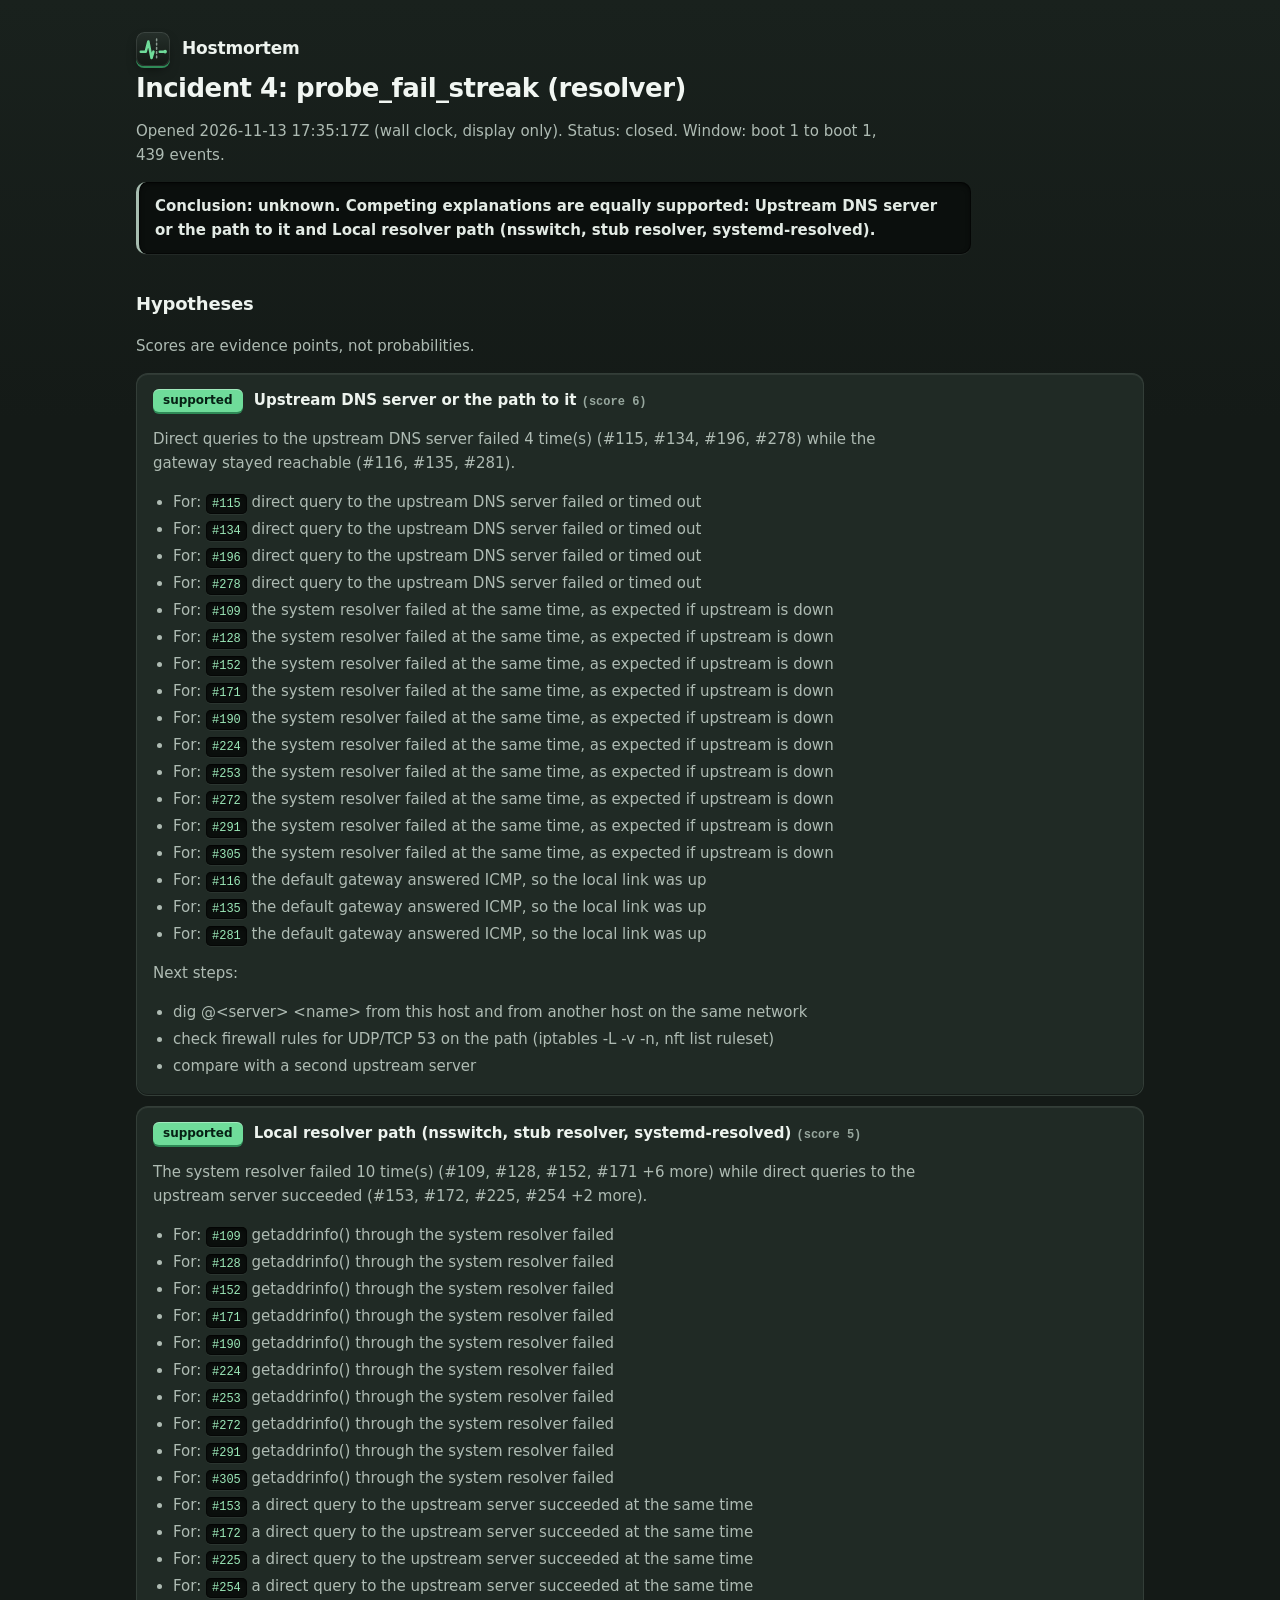
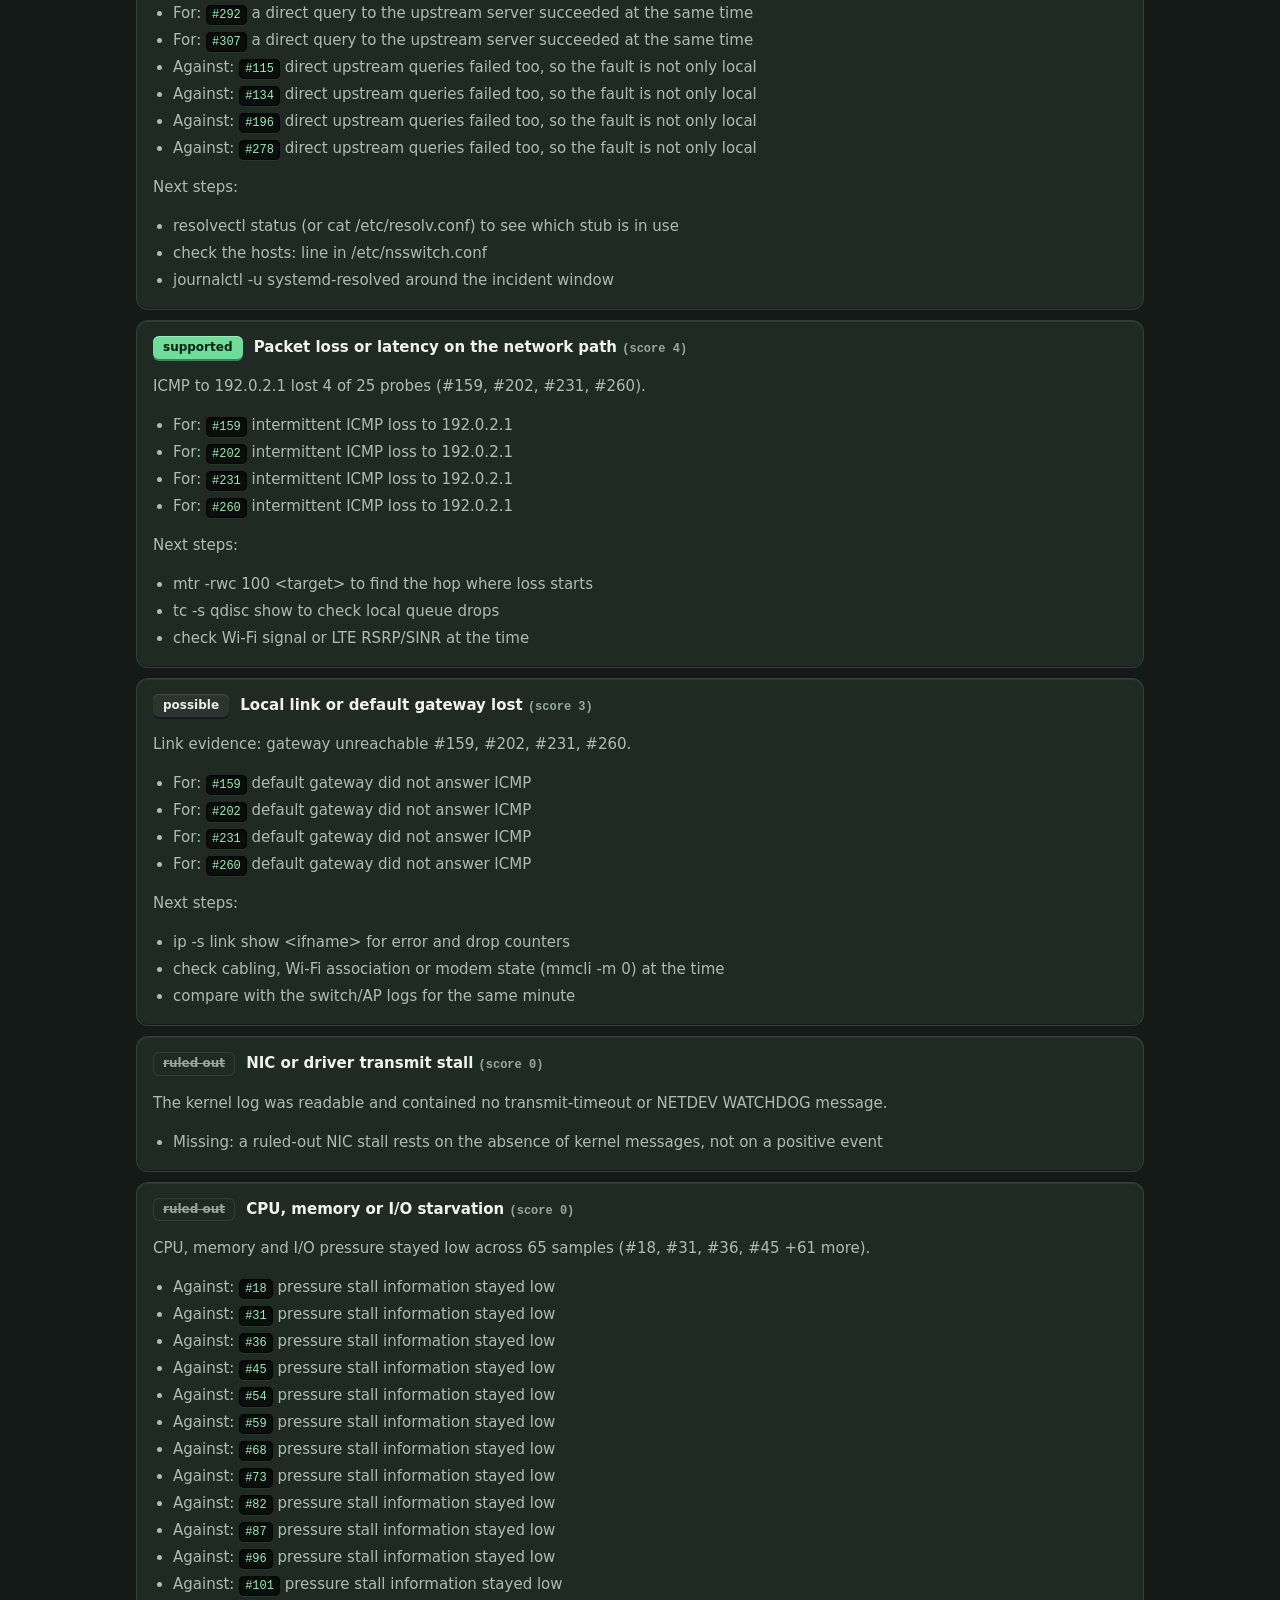
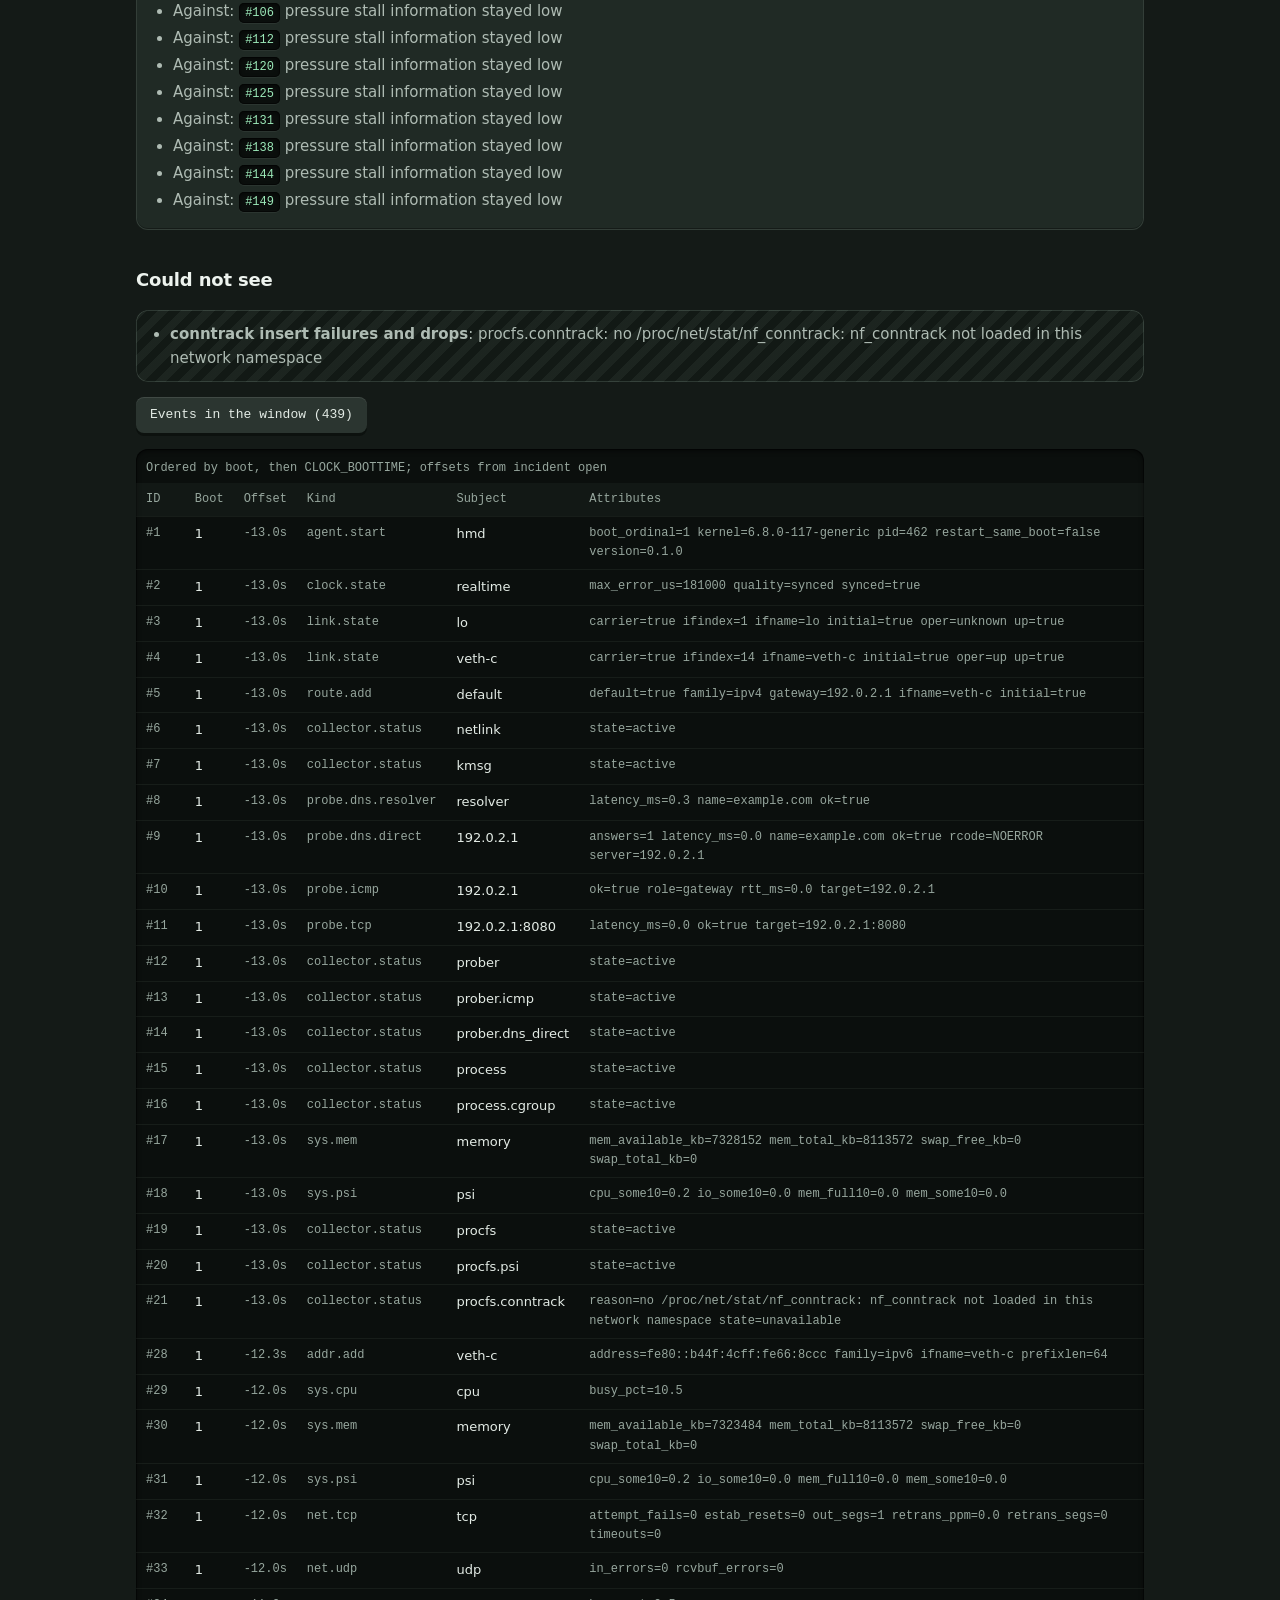
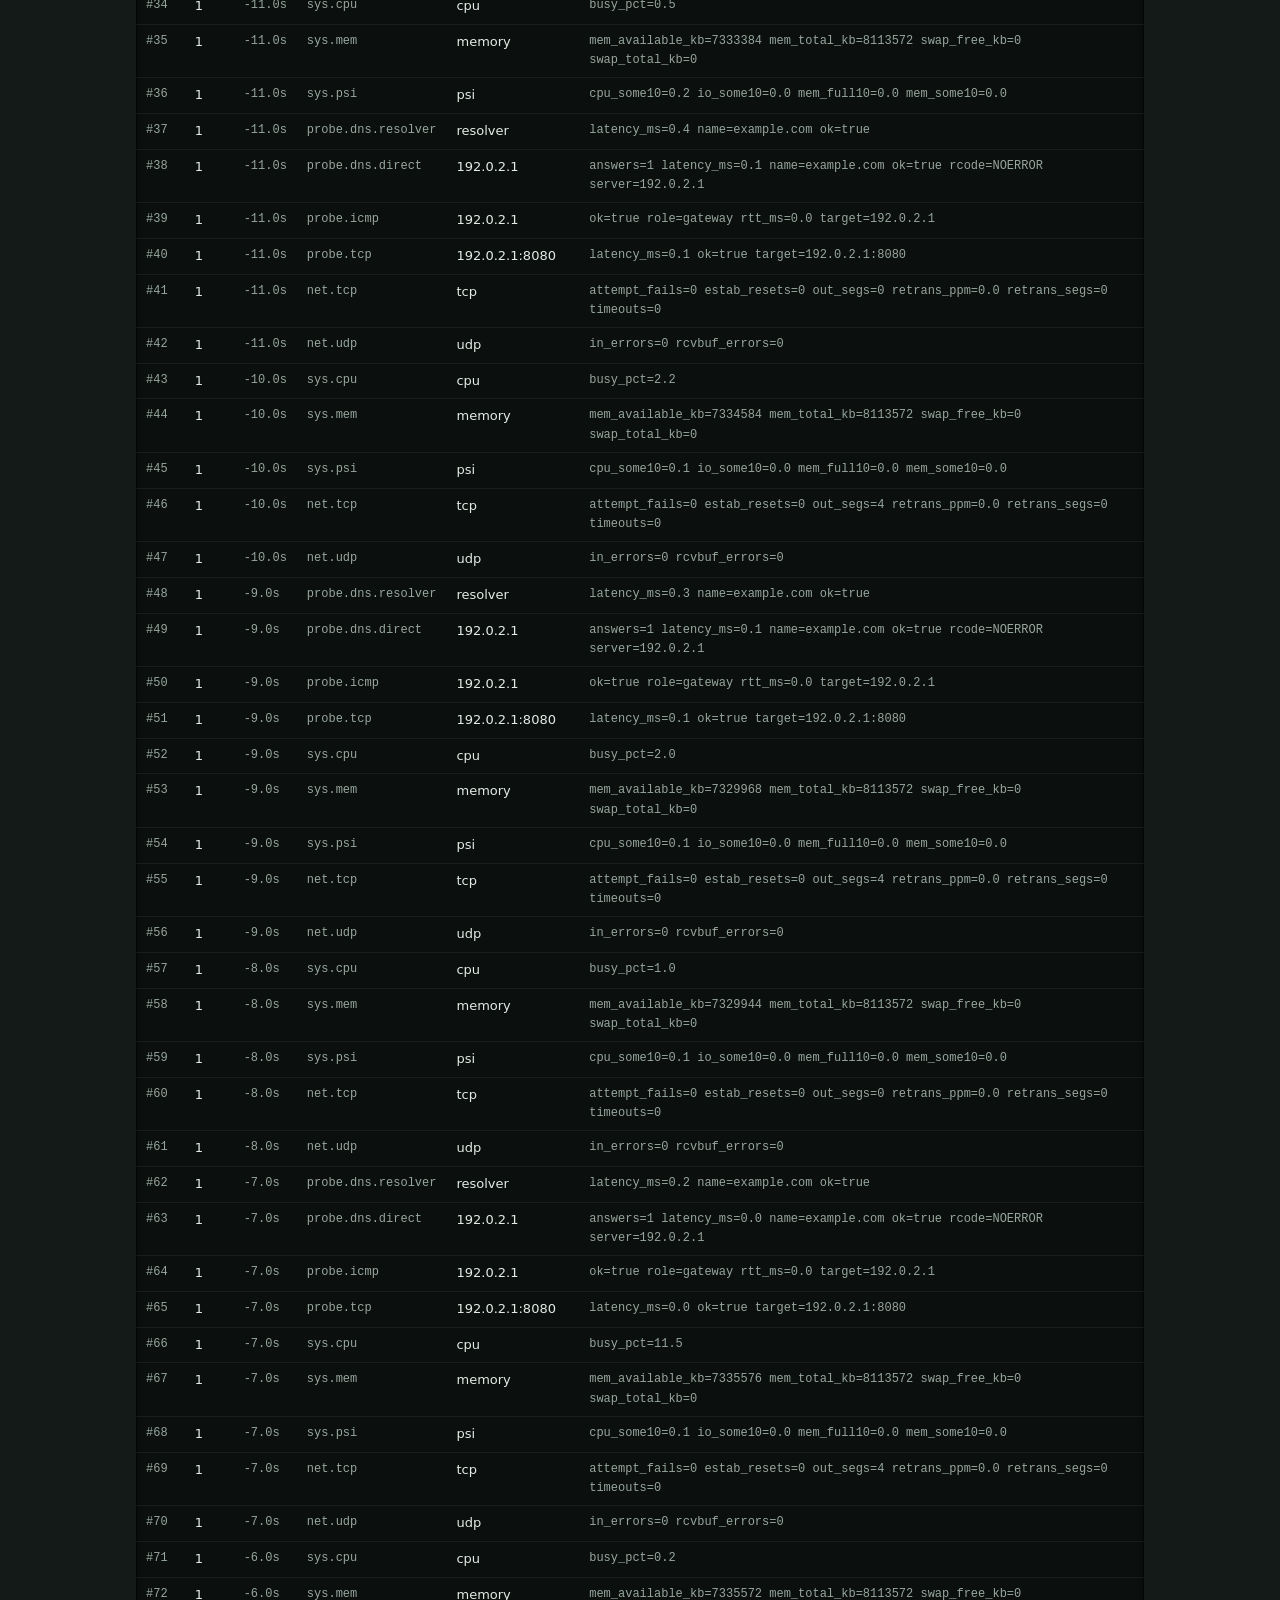
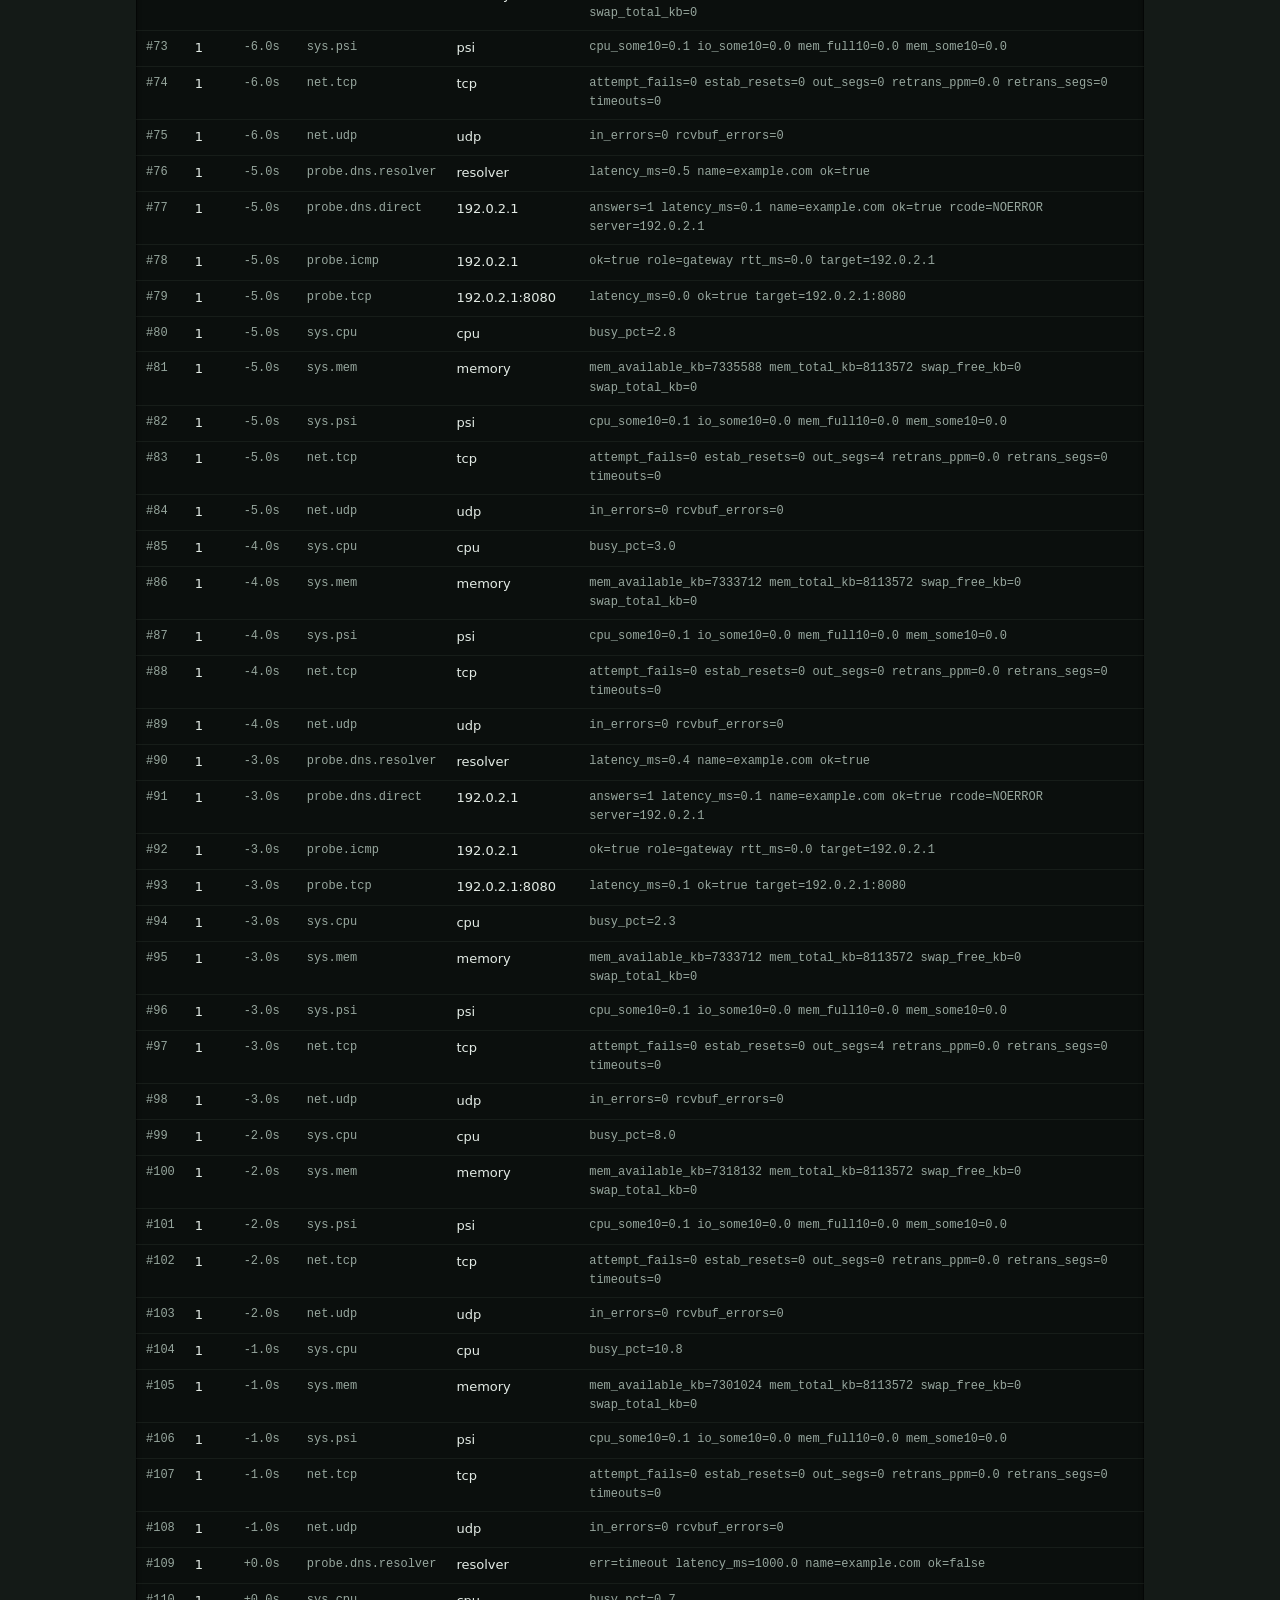
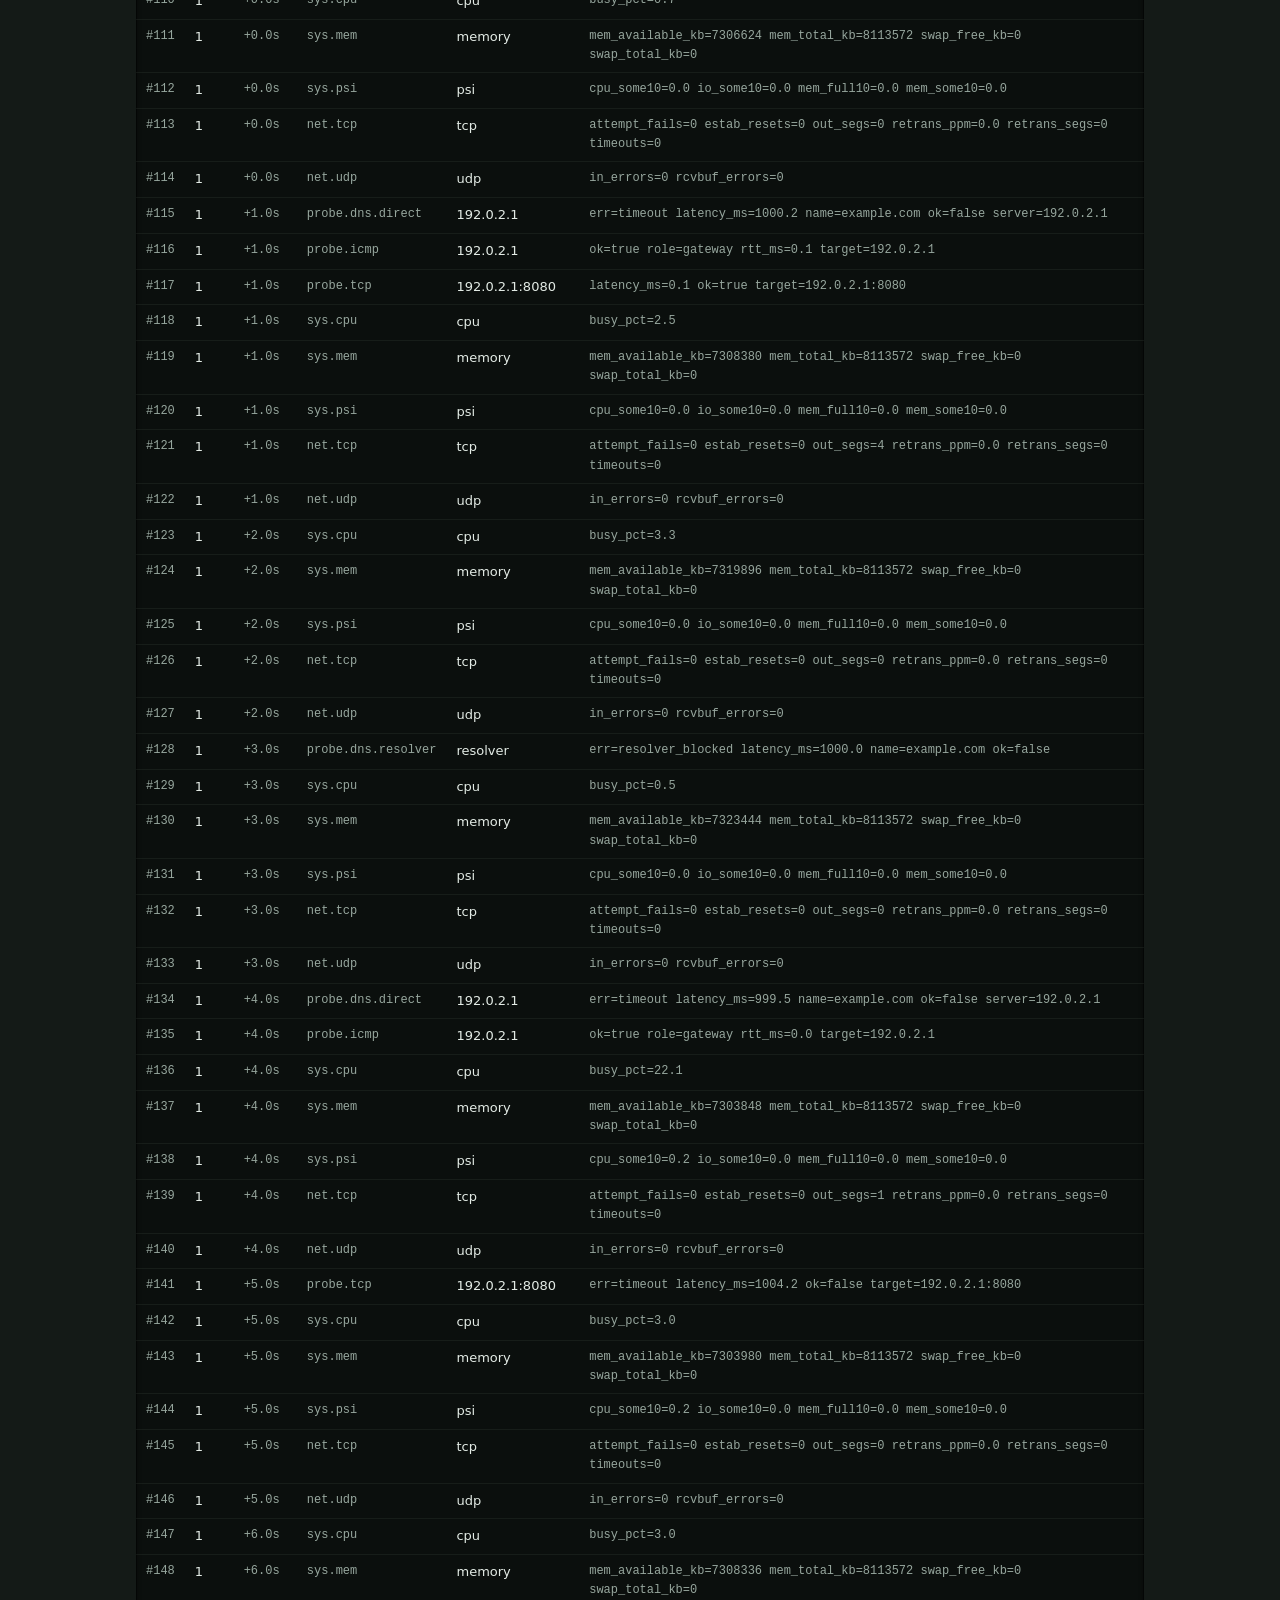
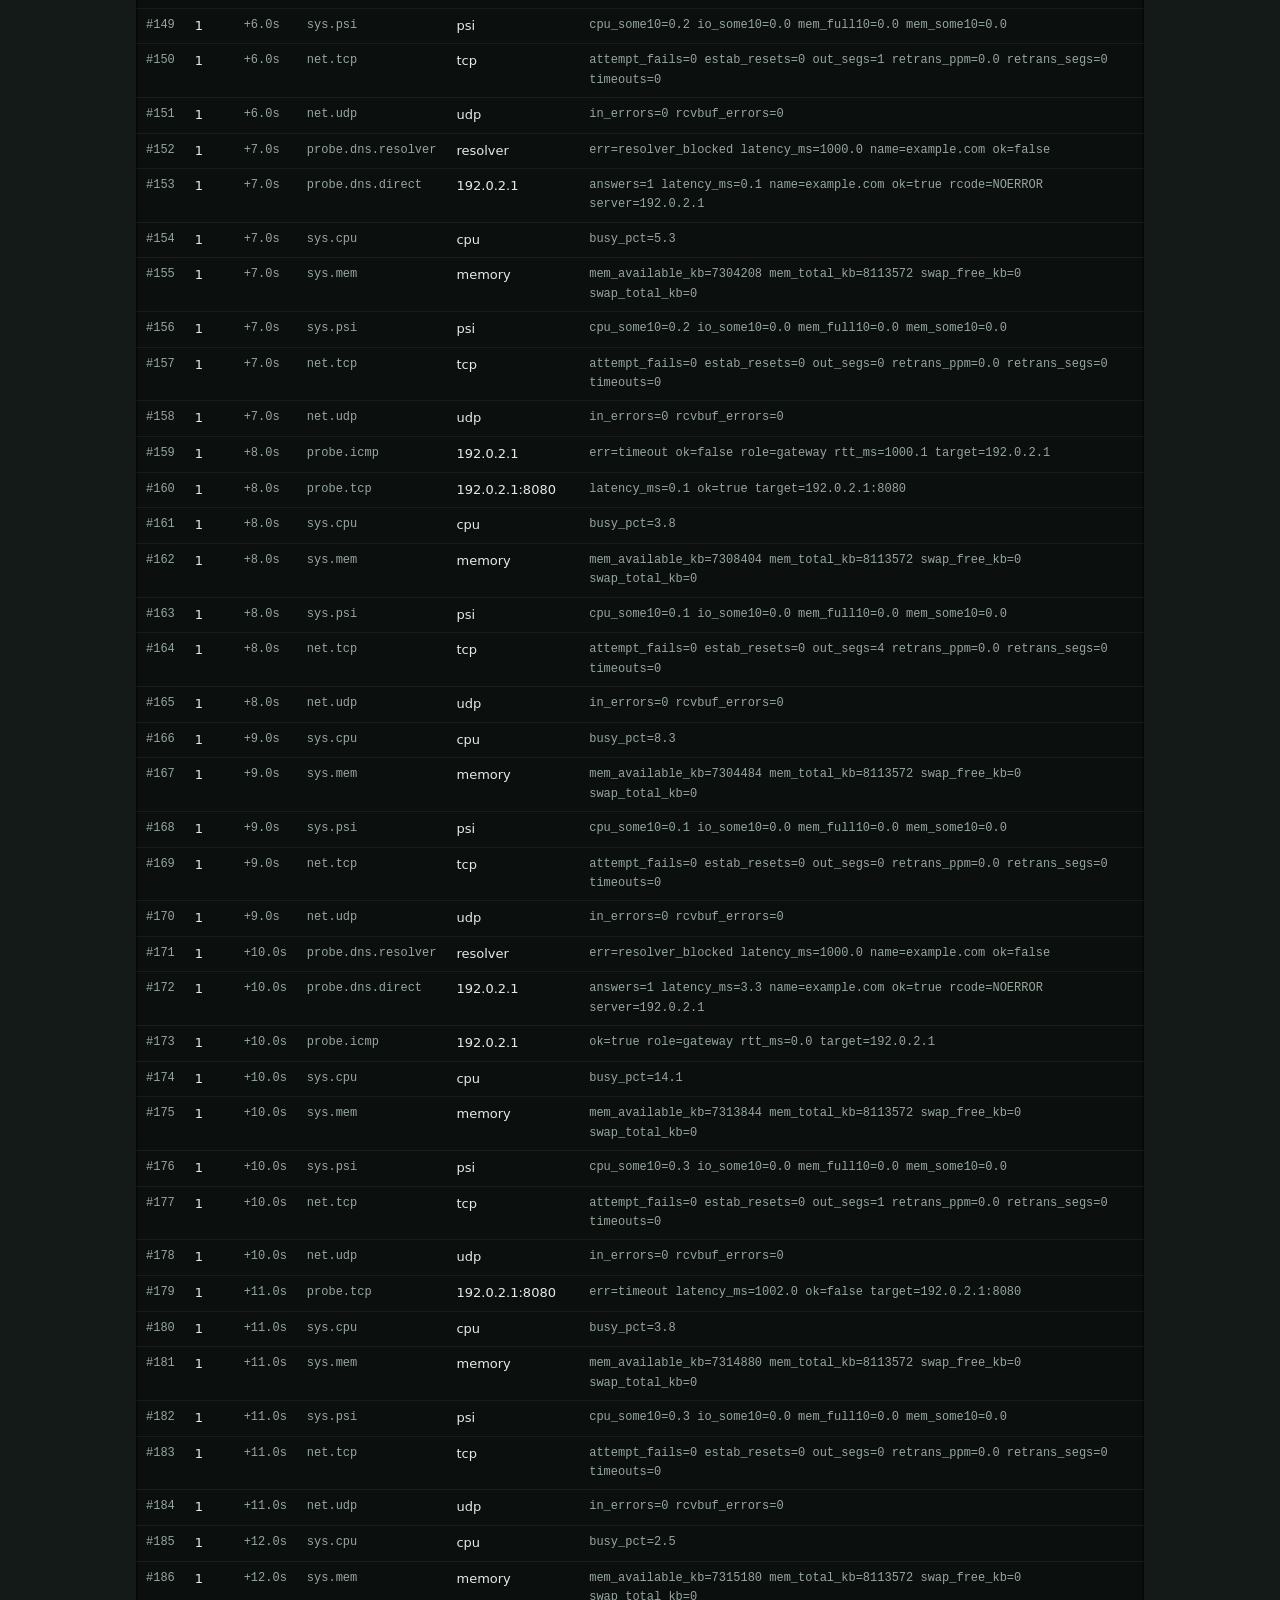
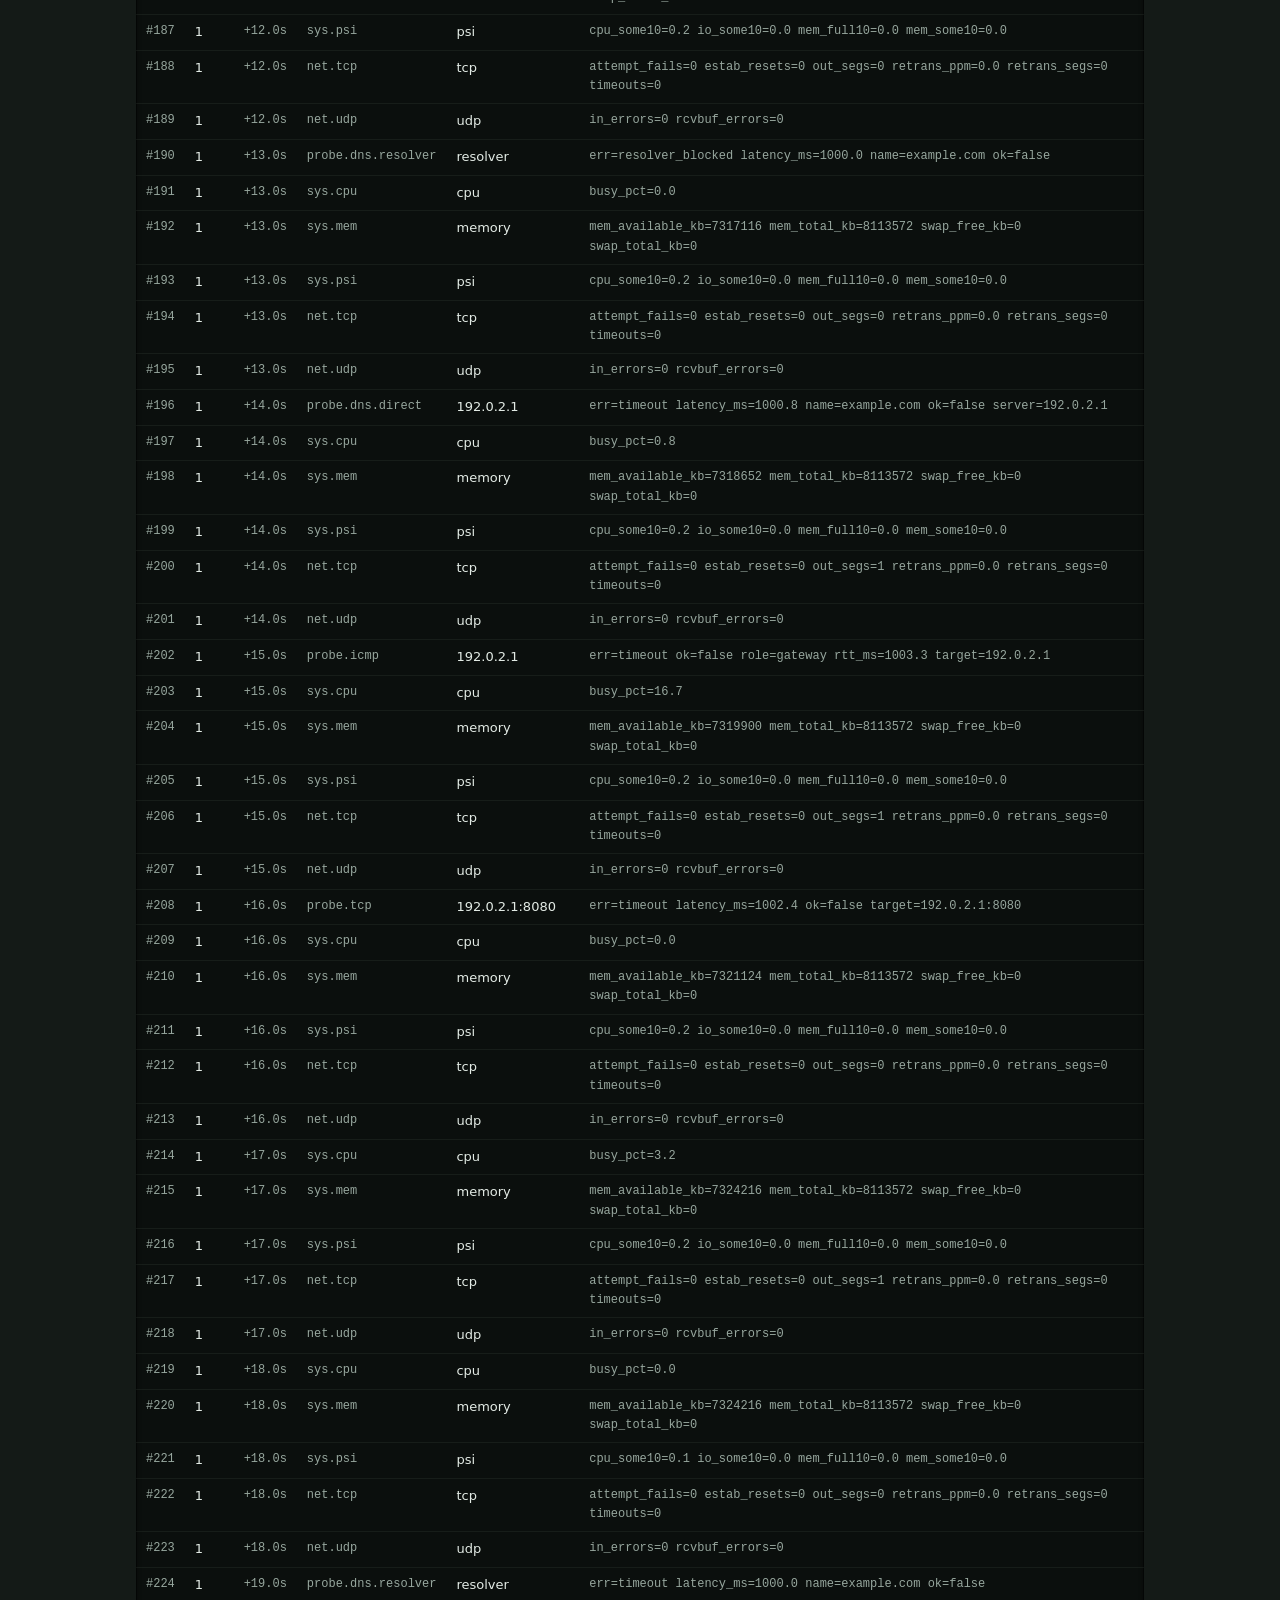
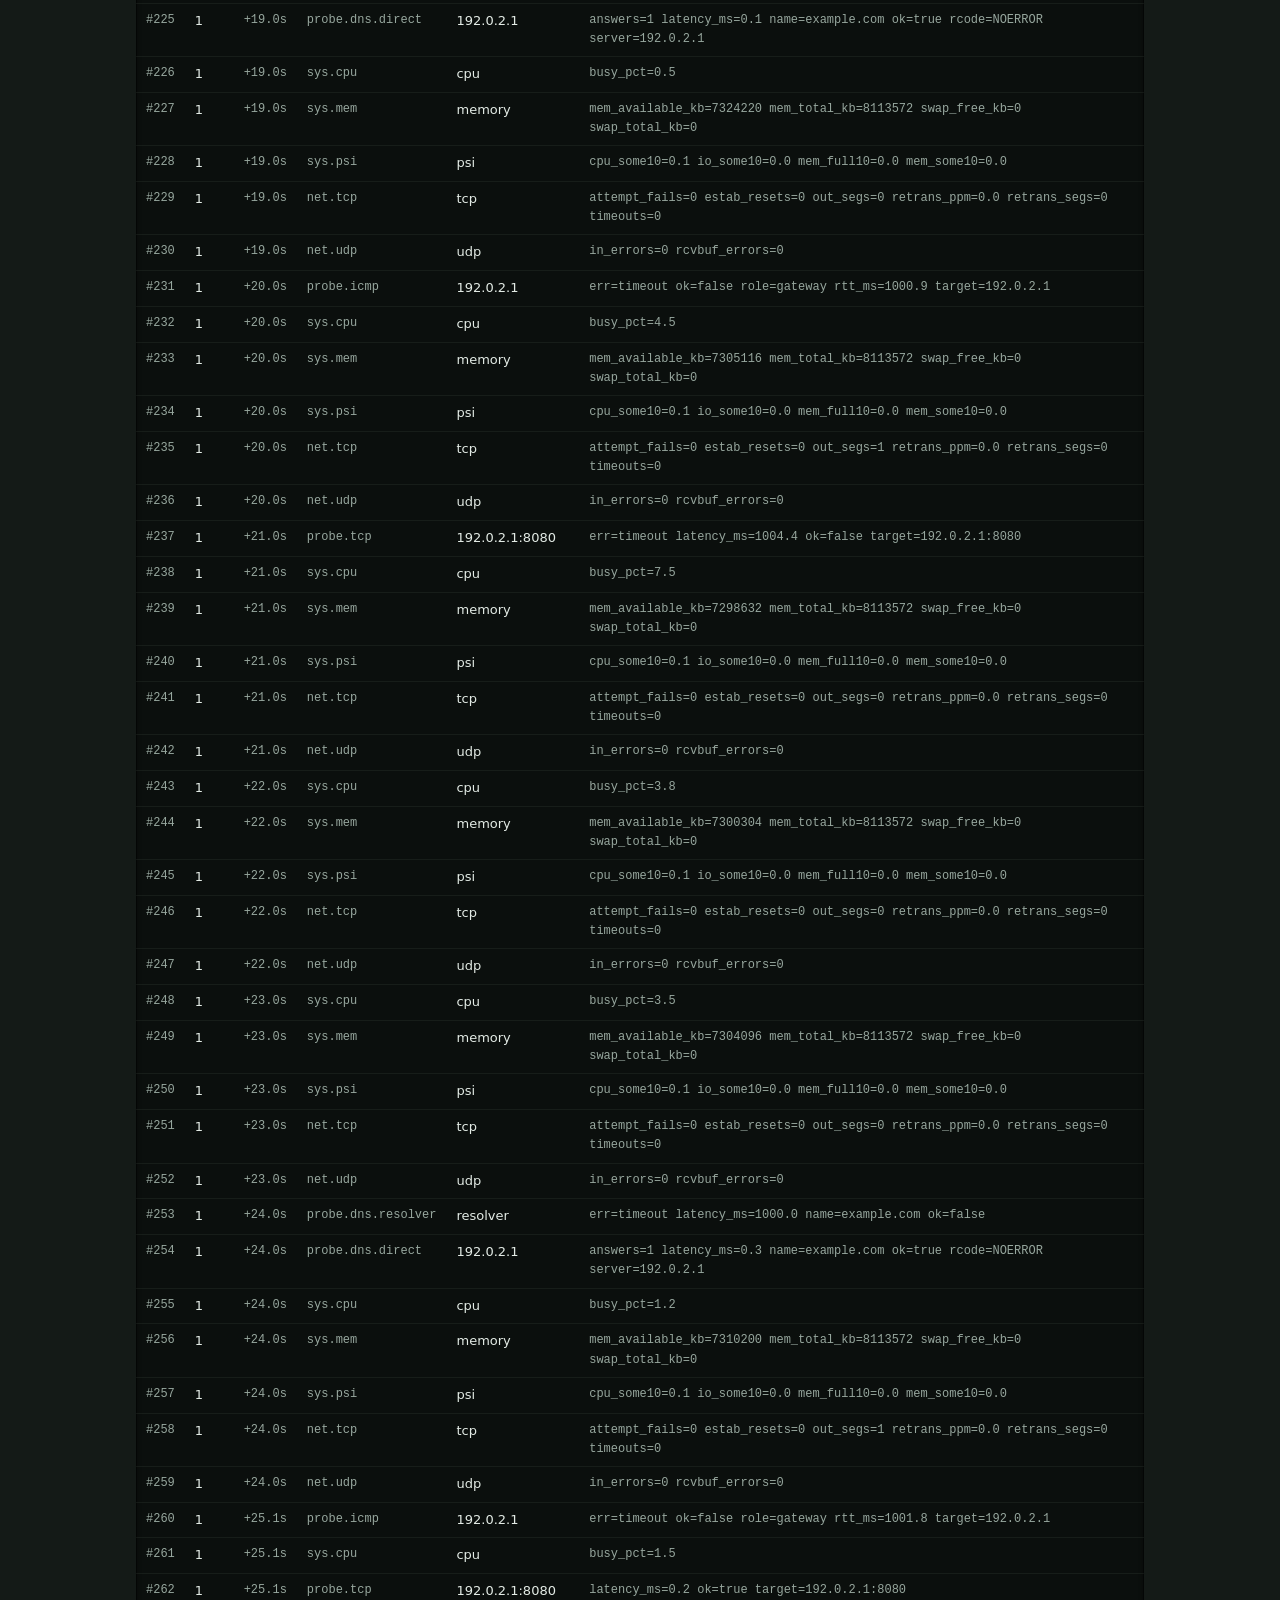
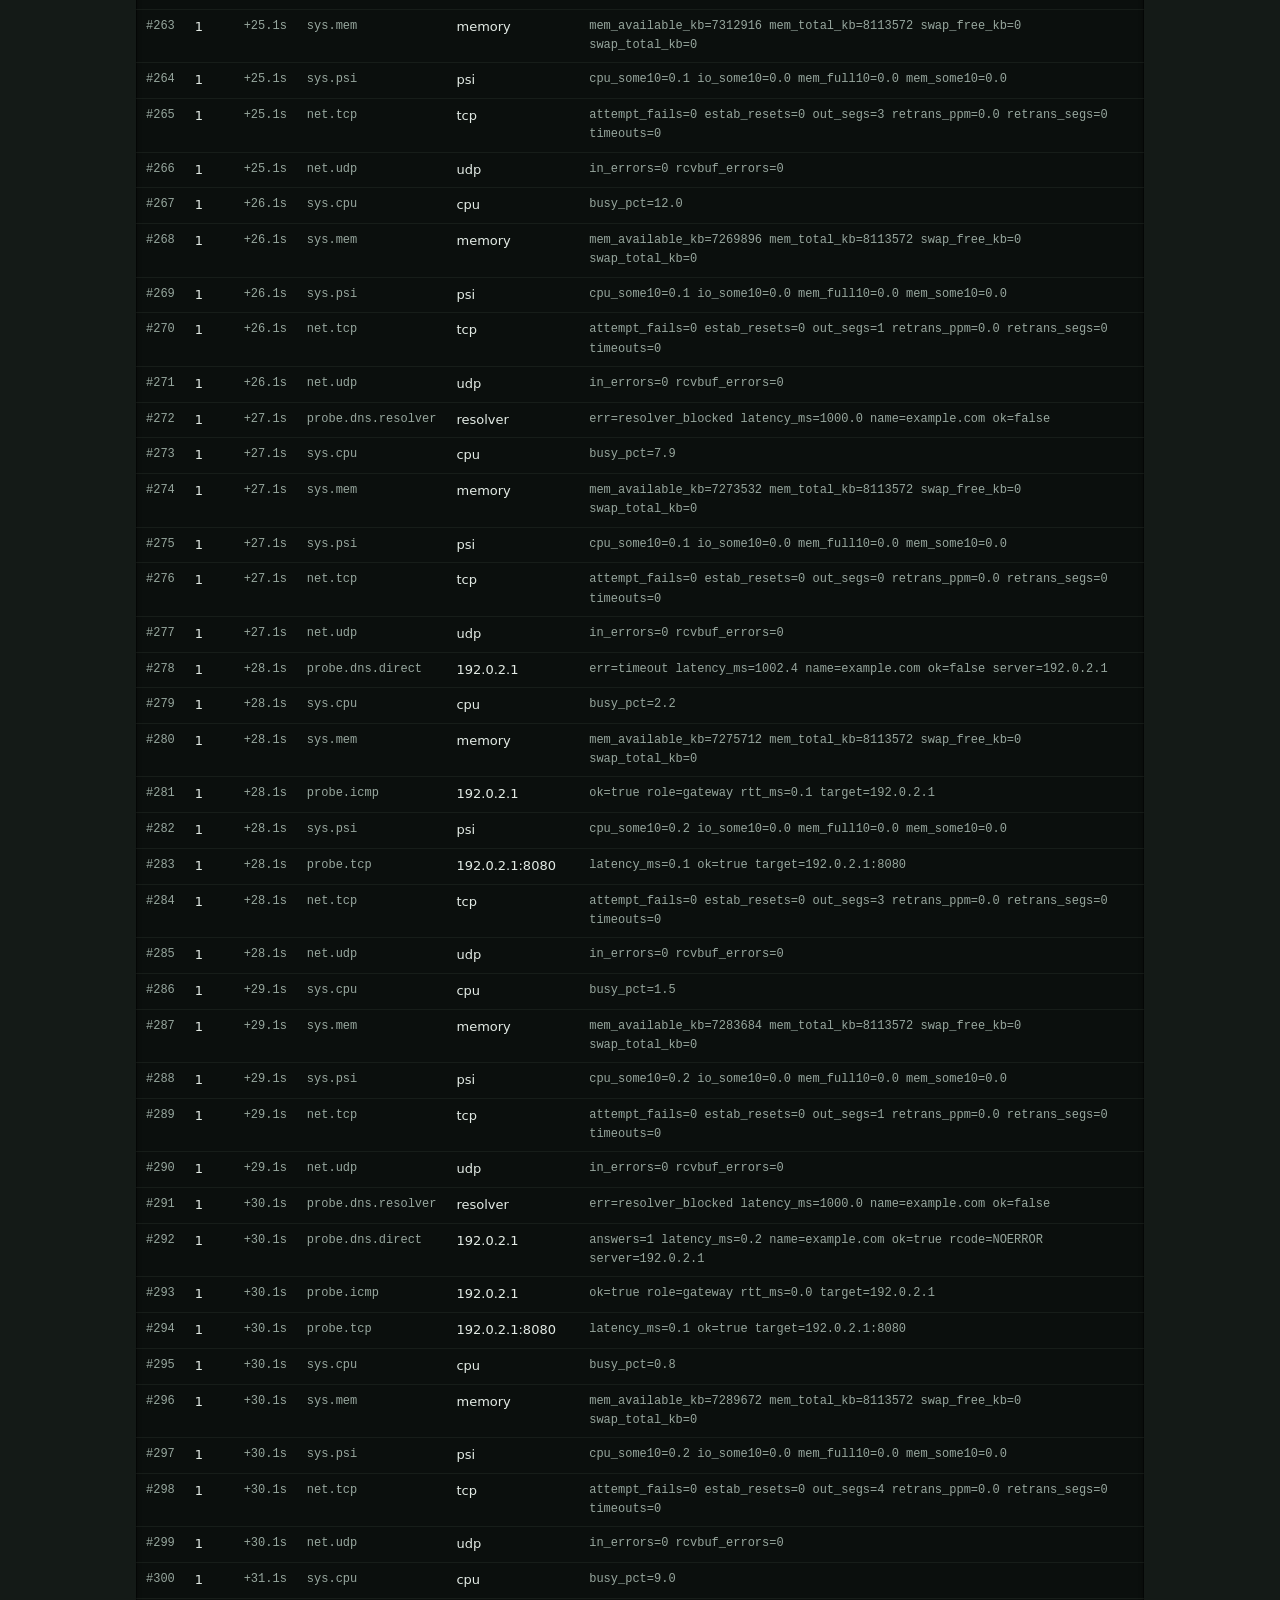
<file: site/reports/packet_loss.html>
<!doctype html><html lang="en"><head><meta charset="utf-8"><meta http-equiv="Content-Security-Policy" content="default-src 'none'; style-src 'unsafe-inline'"><meta name="viewport" content="width=device-width,initial-scale=1"><meta name="referrer" content="no-referrer"><title>Hostmortem incident 4</title><style>:root{--bg:#141a17;--card:#1c2420;--card2:#202a25;--well:#0b0f0d;--fg:#e3ebe5;--fg2:#aebbb3;--muted:#97a79e;--line:rgba(160,185,170,.14);--acc:#6fdc9a;--acc-ink:#9be8b8;--steel:#a7bdb0;--red:#ff5f6b;--ok:#6fdc9a;--bevel:inset 0 1px 0 rgba(255,255,255,.07),inset 0 -1px 0 rgba(0,0,0,.35);--lift:0 1px 0 rgba(0,0,0,.5),0 10px 24px -12px rgba(0,0,0,.7);--sunk:inset 0 2px 5px rgba(0,0,0,.55),inset 0 0 0 1px rgba(0,0,0,.45),0 1px 0 rgba(255,255,255,.05);color-scheme:dark}*{box-sizing:border-box}body{margin:0 auto;max-width:1040px;padding:28px 16px 48px;color:var(--fg);font:15px/1.6 system-ui,-apple-system,'Segoe UI',sans-serif;background:linear-gradient(180deg,#19211d,var(--bg) 420px)}code,.mono,th,summary,caption{font-family:ui-monospace,SFMono-Regular,Menlo,Consolas,monospace}h1{font-size:26px;line-height:1.15;letter-spacing:-.02em;margin:0 0 10px;color:#f1f6f2}h2{font-size:18px;letter-spacing:-.01em;margin:36px 0 12px;color:#edf3ee}h3,h4{font-size:15px;margin:22px 0 8px;color:#edf3ee}.hyp h3,.hyp h4{margin:0 0 6px}p{color:var(--fg2);max-width:80ch}.mono{font-size:12px;color:var(--muted)}a{color:var(--acc-ink);text-decoration-color:rgba(155,232,184,.4);text-underline-offset:3px}a:hover{color:#fff}a:focus-visible,summary:focus-visible,.wrap:focus-visible{outline:2px solid var(--acc);outline-offset:2px;border-radius:4px}main>section[id]{margin:22px 0;padding:6px 22px 18px;border-radius:18px;background:var(--card);border:1px solid var(--line);box-shadow:var(--bevel),var(--lift)}.hyp{margin:10px 0;padding:14px 16px;border-radius:12px;background:var(--card2);border:1px solid var(--line);box-shadow:var(--bevel)}.hyp ul{margin:8px 0 0;padding-left:20px;color:var(--fg2)}.hyp li{margin:3px 0}.hyp a{font:500 12px/1 ui-monospace,Menlo,monospace;text-decoration:none;padding:3px 6px;border-radius:5px;background:var(--well);box-shadow:var(--sunk)}.hyp a:hover{background:var(--acc);color:#062014}span.v{display:inline-block;padding:2px 10px;border-radius:6px;font-size:12px;font-weight:600;margin-right:6px;vertical-align:1px}span.supported{color:#062014;background:var(--acc);box-shadow:inset 0 1px 0 rgba(255,255,255,.35),0 2px 0 #2f8a57}span.possible{color:#e6eee8;background:#2b3530;box-shadow:inset 0 1px 0 rgba(255,255,255,.12),0 2px 0 #121b26}span.ruled_out{color:var(--muted);background:transparent;box-shadow:inset 0 0 0 1px var(--line);text-decoration:line-through}p.v{font-weight:600;color:var(--fg);padding:12px 16px;border-radius:10px;background:var(--well);box-shadow:var(--sunk)}p.v.supported{border-left:3px solid var(--acc)}p.v.unknown{border-left:3px solid var(--steel)}td.v{font-weight:600}td.supported{color:var(--acc-ink)}td.unknown{color:var(--steel)}.wrap{overflow-x:auto;border-radius:12px;background:var(--well);box-shadow:var(--sunk);margin:10px 0}table{border-collapse:collapse;width:100%;font-size:13px}th,td{text-align:left;padding:7px 10px;border-bottom:1px solid rgba(160,185,170,.08);vertical-align:top}th{font-size:12px;font-weight:500;color:var(--muted);background:rgba(160,185,170,.05)}tbody tr:hover{background:rgba(111,220,154,.05)}tr:target{background:rgba(111,220,154,.13);box-shadow:inset 3px 0 0 var(--acc)}caption{text-align:left;color:var(--muted);font-size:12px;padding:10px 10px 4px}details{margin:14px 0 4px}summary{cursor:pointer;display:inline-block;font-size:13px;padding:8px 14px;border-radius:8px;color:var(--fg);background:#2b3530;box-shadow:inset 0 1px 0 rgba(255,255,255,.10),0 3px 0 #0c110e}summary:active{transform:translateY(2px);box-shadow:inset 0 1px 0 rgba(255,255,255,.08),0 1px 0 #0c110e}details[open] summary{margin-bottom:6px}ul.blind{padding:12px 16px 12px 34px;border-radius:12px;color:var(--fg2);background:repeating-linear-gradient(135deg,rgba(160,185,170,.07) 0 8px,transparent 8px 16px),#121915;box-shadow:inset 0 0 0 1px rgba(160,185,170,.2)}.head{display:flex;align-items:center;gap:12px;margin:4px 0 8px}.head h1{margin:0}.mark{width:34px;height:34px;flex:0 0 auto;border-radius:8px;box-shadow:0 2px 0 #2f8a57,0 6px 14px -6px rgba(0,0,0,.8)}.brand{font-weight:700;font-size:17px;letter-spacing:-.01em;color:#edf3ee}.st{display:inline-flex;align-items:center;gap:7px}.st::before{content:'';width:8px;height:8px;border-radius:50%;box-shadow:inset 0 -1px 1px rgba(0,0,0,.35)}.st-active::before{background:var(--ok)}.st-degraded::before{background:#d6cf5a}.st-unavailable{color:#ffb3b9}.st-unavailable::before{background:var(--red)}.st-unknown::before{background:transparent;box-shadow:inset 0 0 0 1.5px var(--muted)}.banner{padding:12px 16px;border-radius:10px;color:#ffd3d6;background:rgba(255,95,107,.10);box-shadow:inset 0 0 0 1px rgba(255,95,107,.45)}@media print{:root{--bg:#fff;--card:#fff;--card2:#fff;--well:#fff;--fg:#111;--fg2:#333;--muted:#444;--line:#ccc;--acc-ink:#17512f;--steel:#354940;color-scheme:light}body,ul.blind,summary,span.v{background:#fff}h1,h2,h3,h4,.brand,span.v{color:#111}.hyp a,ul.blind,span.v{box-shadow:none}.st-unavailable,.banner{color:#722631}.banner{background:#fff}main>section[id],.hyp,.wrap,p.v,summary{box-shadow:none;border:1px solid #ccc}details>*{display:block}}</style></head><body><main><header class="head"><svg class="mark" viewBox="0 0 32 32" aria-hidden="true"><defs><linearGradient id="hmk" x1="0" y1="0" x2="0" y2="1"><stop offset="0" stop-color="#26302b"/><stop offset="1" stop-color="#121814"/></linearGradient></defs><rect width="32" height="32" rx="8" fill="url(#hmk)"/><rect x=".5" y=".5" width="31" height="31" rx="7.5" fill="none" stroke="#fff" stroke-opacity=".1"/><path d="M4.5 18.5H9.2L11.6 9L14.6 24.5L16.4 18.5M22.4 18.5H25.6" fill="none" stroke="#6fdc9a" stroke-width="2.4" stroke-linecap="round" stroke-linejoin="round"/><path d="M19.4 6.5V25.5" stroke="#8a9a91" stroke-width="1.4" stroke-linecap="round" stroke-dasharray="1.8 2.2"/><circle cx="27.4" cy="18.5" r="1.7" fill="#6fdc9a"/></svg><span class="brand">Hostmortem</span></header><h1>Incident 4: probe_fail_streak (resolver)</h1><p>Opened 2026-11-13 17:35:17Z (wall clock, display only). Status: closed. Window: boot 1 to boot 1, 439 events.</p><p class="v unknown">Conclusion: unknown. Competing explanations are equally supported: Upstream DNS server or the path to it and Local resolver path (nsswitch, stub resolver, systemd-resolved).</p><h2>Hypotheses</h2><p>Scores are evidence points, not probabilities.</p><section class="hyp"><h3><span class="v supported">supported</span> Upstream DNS server or the path to it <span class="mono">(score 6)</span></h3><p>Direct queries to the upstream DNS server failed 4 time(s) (#115, #134, #196, #278) while the gateway stayed reachable (#116, #135, #281).</p><ul><li>For: <a href="#i4e115">#115</a> direct query to the upstream DNS server failed or timed out</li><li>For: <a href="#i4e134">#134</a> direct query to the upstream DNS server failed or timed out</li><li>For: <a href="#i4e196">#196</a> direct query to the upstream DNS server failed or timed out</li><li>For: <a href="#i4e278">#278</a> direct query to the upstream DNS server failed or timed out</li><li>For: <a href="#i4e109">#109</a> the system resolver failed at the same time, as expected if upstream is down</li><li>For: <a href="#i4e128">#128</a> the system resolver failed at the same time, as expected if upstream is down</li><li>For: <a href="#i4e152">#152</a> the system resolver failed at the same time, as expected if upstream is down</li><li>For: <a href="#i4e171">#171</a> the system resolver failed at the same time, as expected if upstream is down</li><li>For: <a href="#i4e190">#190</a> the system resolver failed at the same time, as expected if upstream is down</li><li>For: <a href="#i4e224">#224</a> the system resolver failed at the same time, as expected if upstream is down</li><li>For: <a href="#i4e253">#253</a> the system resolver failed at the same time, as expected if upstream is down</li><li>For: <a href="#i4e272">#272</a> the system resolver failed at the same time, as expected if upstream is down</li><li>For: <a href="#i4e291">#291</a> the system resolver failed at the same time, as expected if upstream is down</li><li>For: <a href="#i4e305">#305</a> the system resolver failed at the same time, as expected if upstream is down</li><li>For: <a href="#i4e116">#116</a> the default gateway answered ICMP, so the local link was up</li><li>For: <a href="#i4e135">#135</a> the default gateway answered ICMP, so the local link was up</li><li>For: <a href="#i4e281">#281</a> the default gateway answered ICMP, so the local link was up</li></ul><p>Next steps:</p><ul><li>dig @&lt;server&gt; &lt;name&gt; from this host and from another host on the same network</li><li>check firewall rules for UDP/TCP 53 on the path (iptables -L -v -n, nft list ruleset)</li><li>compare with a second upstream server</li></ul></section><section class="hyp"><h3><span class="v supported">supported</span> Local resolver path (nsswitch, stub resolver, systemd-resolved) <span class="mono">(score 5)</span></h3><p>The system resolver failed 10 time(s) (#109, #128, #152, #171 +6 more) while direct queries to the upstream server succeeded (#153, #172, #225, #254 +2 more).</p><ul><li>For: <a href="#i4e109">#109</a> getaddrinfo() through the system resolver failed</li><li>For: <a href="#i4e128">#128</a> getaddrinfo() through the system resolver failed</li><li>For: <a href="#i4e152">#152</a> getaddrinfo() through the system resolver failed</li><li>For: <a href="#i4e171">#171</a> getaddrinfo() through the system resolver failed</li><li>For: <a href="#i4e190">#190</a> getaddrinfo() through the system resolver failed</li><li>For: <a href="#i4e224">#224</a> getaddrinfo() through the system resolver failed</li><li>For: <a href="#i4e253">#253</a> getaddrinfo() through the system resolver failed</li><li>For: <a href="#i4e272">#272</a> getaddrinfo() through the system resolver failed</li><li>For: <a href="#i4e291">#291</a> getaddrinfo() through the system resolver failed</li><li>For: <a href="#i4e305">#305</a> getaddrinfo() through the system resolver failed</li><li>For: <a href="#i4e153">#153</a> a direct query to the upstream server succeeded at the same time</li><li>For: <a href="#i4e172">#172</a> a direct query to the upstream server succeeded at the same time</li><li>For: <a href="#i4e225">#225</a> a direct query to the upstream server succeeded at the same time</li><li>For: <a href="#i4e254">#254</a> a direct query to the upstream server succeeded at the same time</li><li>For: <a href="#i4e292">#292</a> a direct query to the upstream server succeeded at the same time</li><li>For: <a href="#i4e307">#307</a> a direct query to the upstream server succeeded at the same time</li><li>Against: <a href="#i4e115">#115</a> direct upstream queries failed too, so the fault is not only local</li><li>Against: <a href="#i4e134">#134</a> direct upstream queries failed too, so the fault is not only local</li><li>Against: <a href="#i4e196">#196</a> direct upstream queries failed too, so the fault is not only local</li><li>Against: <a href="#i4e278">#278</a> direct upstream queries failed too, so the fault is not only local</li></ul><p>Next steps:</p><ul><li>resolvectl status (or cat /etc/resolv.conf) to see which stub is in use</li><li>check the hosts: line in /etc/nsswitch.conf</li><li>journalctl -u systemd-resolved around the incident window</li></ul></section><section class="hyp"><h3><span class="v supported">supported</span> Packet loss or latency on the network path <span class="mono">(score 4)</span></h3><p>ICMP to 192.0.2.1 lost 4 of 25 probes (#159, #202, #231, #260). </p><ul><li>For: <a href="#i4e159">#159</a> intermittent ICMP loss to 192.0.2.1</li><li>For: <a href="#i4e202">#202</a> intermittent ICMP loss to 192.0.2.1</li><li>For: <a href="#i4e231">#231</a> intermittent ICMP loss to 192.0.2.1</li><li>For: <a href="#i4e260">#260</a> intermittent ICMP loss to 192.0.2.1</li></ul><p>Next steps:</p><ul><li>mtr -rwc 100 &lt;target&gt; to find the hop where loss starts</li><li>tc -s qdisc show to check local queue drops</li><li>check Wi-Fi signal or LTE RSRP/SINR at the time</li></ul></section><section class="hyp"><h3><span class="v possible">possible</span> Local link or default gateway lost <span class="mono">(score 3)</span></h3><p>Link evidence: gateway unreachable #159, #202, #231, #260.</p><ul><li>For: <a href="#i4e159">#159</a> default gateway did not answer ICMP</li><li>For: <a href="#i4e202">#202</a> default gateway did not answer ICMP</li><li>For: <a href="#i4e231">#231</a> default gateway did not answer ICMP</li><li>For: <a href="#i4e260">#260</a> default gateway did not answer ICMP</li></ul><p>Next steps:</p><ul><li>ip -s link show &lt;ifname&gt; for error and drop counters</li><li>check cabling, Wi-Fi association or modem state (mmcli -m 0) at the time</li><li>compare with the switch/AP logs for the same minute</li></ul></section><section class="hyp"><h3><span class="v ruled_out">ruled out</span> NIC or driver transmit stall <span class="mono">(score 0)</span></h3><p>The kernel log was readable and contained no transmit-timeout or NETDEV WATCHDOG message.</p><ul><li>Missing: a ruled-out NIC stall rests on the absence of kernel messages, not on a positive event</li></ul></section><section class="hyp"><h3><span class="v ruled_out">ruled out</span> CPU, memory or I/O starvation <span class="mono">(score 0)</span></h3><p>CPU, memory and I/O pressure stayed low across 65 samples (#18, #31, #36, #45 +61 more).</p><ul><li>Against: <a href="#i4e18">#18</a> pressure stall information stayed low</li><li>Against: <a href="#i4e31">#31</a> pressure stall information stayed low</li><li>Against: <a href="#i4e36">#36</a> pressure stall information stayed low</li><li>Against: <a href="#i4e45">#45</a> pressure stall information stayed low</li><li>Against: <a href="#i4e54">#54</a> pressure stall information stayed low</li><li>Against: <a href="#i4e59">#59</a> pressure stall information stayed low</li><li>Against: <a href="#i4e68">#68</a> pressure stall information stayed low</li><li>Against: <a href="#i4e73">#73</a> pressure stall information stayed low</li><li>Against: <a href="#i4e82">#82</a> pressure stall information stayed low</li><li>Against: <a href="#i4e87">#87</a> pressure stall information stayed low</li><li>Against: <a href="#i4e96">#96</a> pressure stall information stayed low</li><li>Against: <a href="#i4e101">#101</a> pressure stall information stayed low</li><li>Against: <a href="#i4e106">#106</a> pressure stall information stayed low</li><li>Against: <a href="#i4e112">#112</a> pressure stall information stayed low</li><li>Against: <a href="#i4e120">#120</a> pressure stall information stayed low</li><li>Against: <a href="#i4e125">#125</a> pressure stall information stayed low</li><li>Against: <a href="#i4e131">#131</a> pressure stall information stayed low</li><li>Against: <a href="#i4e138">#138</a> pressure stall information stayed low</li><li>Against: <a href="#i4e144">#144</a> pressure stall information stayed low</li><li>Against: <a href="#i4e149">#149</a> pressure stall information stayed low</li></ul></section><h2>Could not see</h2><ul class="blind"><li><strong>conntrack insert failures and drops</strong>: procfs.conntrack: no /proc/net/stat/nf_conntrack: nf_conntrack not loaded in this network namespace</li></ul><details open><summary>Events in the window (439)</summary><div class="wrap" role="region" tabindex="0" aria-label="Events in the window"><table><caption>Ordered by boot, then CLOCK_BOOTTIME; offsets from incident open</caption><thead><tr><th scope="col">ID</th><th scope="col">Boot</th><th scope="col">Offset</th><th scope="col">Kind</th><th scope="col">Subject</th><th scope="col">Attributes</th></tr></thead><tbody><tr id="i4e1"><td class="mono">#1</td><td>1</td><td class="mono">    -13.0s</td><td class="mono">agent.start</td><td>hmd</td><td class="mono">boot_ordinal=1 kernel=6.8.0-117-generic pid=462 restart_same_boot=false version=0.1.0</td></tr><tr id="i4e2"><td class="mono">#2</td><td>1</td><td class="mono">    -13.0s</td><td class="mono">clock.state</td><td>realtime</td><td class="mono">max_error_us=181000 quality=synced synced=true</td></tr><tr id="i4e3"><td class="mono">#3</td><td>1</td><td class="mono">    -13.0s</td><td class="mono">link.state</td><td>lo</td><td class="mono">carrier=true ifindex=1 ifname=lo initial=true oper=unknown up=true</td></tr><tr id="i4e4"><td class="mono">#4</td><td>1</td><td class="mono">    -13.0s</td><td class="mono">link.state</td><td>veth-c</td><td class="mono">carrier=true ifindex=14 ifname=veth-c initial=true oper=up up=true</td></tr><tr id="i4e5"><td class="mono">#5</td><td>1</td><td class="mono">    -13.0s</td><td class="mono">route.add</td><td>default</td><td class="mono">default=true family=ipv4 gateway=192.0.2.1 ifname=veth-c initial=true</td></tr><tr id="i4e6"><td class="mono">#6</td><td>1</td><td class="mono">    -13.0s</td><td class="mono">collector.status</td><td>netlink</td><td class="mono">state=active</td></tr><tr id="i4e7"><td class="mono">#7</td><td>1</td><td class="mono">    -13.0s</td><td class="mono">collector.status</td><td>kmsg</td><td class="mono">state=active</td></tr><tr id="i4e8"><td class="mono">#8</td><td>1</td><td class="mono">    -13.0s</td><td class="mono">probe.dns.resolver</td><td>resolver</td><td class="mono">latency_ms=0.3 name=example.com ok=true</td></tr><tr id="i4e9"><td class="mono">#9</td><td>1</td><td class="mono">    -13.0s</td><td class="mono">probe.dns.direct</td><td>192.0.2.1</td><td class="mono">answers=1 latency_ms=0.0 name=example.com ok=true rcode=NOERROR server=192.0.2.1</td></tr><tr id="i4e10"><td class="mono">#10</td><td>1</td><td class="mono">    -13.0s</td><td class="mono">probe.icmp</td><td>192.0.2.1</td><td class="mono">ok=true role=gateway rtt_ms=0.0 target=192.0.2.1</td></tr><tr id="i4e11"><td class="mono">#11</td><td>1</td><td class="mono">    -13.0s</td><td class="mono">probe.tcp</td><td>192.0.2.1:8080</td><td class="mono">latency_ms=0.0 ok=true target=192.0.2.1:8080</td></tr><tr id="i4e12"><td class="mono">#12</td><td>1</td><td class="mono">    -13.0s</td><td class="mono">collector.status</td><td>prober</td><td class="mono">state=active</td></tr><tr id="i4e13"><td class="mono">#13</td><td>1</td><td class="mono">    -13.0s</td><td class="mono">collector.status</td><td>prober.icmp</td><td class="mono">state=active</td></tr><tr id="i4e14"><td class="mono">#14</td><td>1</td><td class="mono">    -13.0s</td><td class="mono">collector.status</td><td>prober.dns_direct</td><td class="mono">state=active</td></tr><tr id="i4e15"><td class="mono">#15</td><td>1</td><td class="mono">    -13.0s</td><td class="mono">collector.status</td><td>process</td><td class="mono">state=active</td></tr><tr id="i4e16"><td class="mono">#16</td><td>1</td><td class="mono">    -13.0s</td><td class="mono">collector.status</td><td>process.cgroup</td><td class="mono">state=active</td></tr><tr id="i4e17"><td class="mono">#17</td><td>1</td><td class="mono">    -13.0s</td><td class="mono">sys.mem</td><td>memory</td><td class="mono">mem_available_kb=7328152 mem_total_kb=8113572 swap_free_kb=0 swap_total_kb=0</td></tr><tr id="i4e18"><td class="mono">#18</td><td>1</td><td class="mono">    -13.0s</td><td class="mono">sys.psi</td><td>psi</td><td class="mono">cpu_some10=0.2 io_some10=0.0 mem_full10=0.0 mem_some10=0.0</td></tr><tr id="i4e19"><td class="mono">#19</td><td>1</td><td class="mono">    -13.0s</td><td class="mono">collector.status</td><td>procfs</td><td class="mono">state=active</td></tr><tr id="i4e20"><td class="mono">#20</td><td>1</td><td class="mono">    -13.0s</td><td class="mono">collector.status</td><td>procfs.psi</td><td class="mono">state=active</td></tr><tr id="i4e21"><td class="mono">#21</td><td>1</td><td class="mono">    -13.0s</td><td class="mono">collector.status</td><td>procfs.conntrack</td><td class="mono">reason=no /proc/net/stat/nf_conntrack: nf_conntrack not loaded in this network namespace state=unavailable</td></tr><tr id="i4e28"><td class="mono">#28</td><td>1</td><td class="mono">    -12.3s</td><td class="mono">addr.add</td><td>veth-c</td><td class="mono">address=fe80::b44f:4cff:fe66:8ccc family=ipv6 ifname=veth-c prefixlen=64</td></tr><tr id="i4e29"><td class="mono">#29</td><td>1</td><td class="mono">    -12.0s</td><td class="mono">sys.cpu</td><td>cpu</td><td class="mono">busy_pct=10.5</td></tr><tr id="i4e30"><td class="mono">#30</td><td>1</td><td class="mono">    -12.0s</td><td class="mono">sys.mem</td><td>memory</td><td class="mono">mem_available_kb=7323484 mem_total_kb=8113572 swap_free_kb=0 swap_total_kb=0</td></tr><tr id="i4e31"><td class="mono">#31</td><td>1</td><td class="mono">    -12.0s</td><td class="mono">sys.psi</td><td>psi</td><td class="mono">cpu_some10=0.2 io_some10=0.0 mem_full10=0.0 mem_some10=0.0</td></tr><tr id="i4e32"><td class="mono">#32</td><td>1</td><td class="mono">    -12.0s</td><td class="mono">net.tcp</td><td>tcp</td><td class="mono">attempt_fails=0 estab_resets=0 out_segs=1 retrans_ppm=0.0 retrans_segs=0 timeouts=0</td></tr><tr id="i4e33"><td class="mono">#33</td><td>1</td><td class="mono">    -12.0s</td><td class="mono">net.udp</td><td>udp</td><td class="mono">in_errors=0 rcvbuf_errors=0</td></tr><tr id="i4e34"><td class="mono">#34</td><td>1</td><td class="mono">    -11.0s</td><td class="mono">sys.cpu</td><td>cpu</td><td class="mono">busy_pct=0.5</td></tr><tr id="i4e35"><td class="mono">#35</td><td>1</td><td class="mono">    -11.0s</td><td class="mono">sys.mem</td><td>memory</td><td class="mono">mem_available_kb=7333384 mem_total_kb=8113572 swap_free_kb=0 swap_total_kb=0</td></tr><tr id="i4e36"><td class="mono">#36</td><td>1</td><td class="mono">    -11.0s</td><td class="mono">sys.psi</td><td>psi</td><td class="mono">cpu_some10=0.2 io_some10=0.0 mem_full10=0.0 mem_some10=0.0</td></tr><tr id="i4e37"><td class="mono">#37</td><td>1</td><td class="mono">    -11.0s</td><td class="mono">probe.dns.resolver</td><td>resolver</td><td class="mono">latency_ms=0.4 name=example.com ok=true</td></tr><tr id="i4e38"><td class="mono">#38</td><td>1</td><td class="mono">    -11.0s</td><td class="mono">probe.dns.direct</td><td>192.0.2.1</td><td class="mono">answers=1 latency_ms=0.1 name=example.com ok=true rcode=NOERROR server=192.0.2.1</td></tr><tr id="i4e39"><td class="mono">#39</td><td>1</td><td class="mono">    -11.0s</td><td class="mono">probe.icmp</td><td>192.0.2.1</td><td class="mono">ok=true role=gateway rtt_ms=0.0 target=192.0.2.1</td></tr><tr id="i4e40"><td class="mono">#40</td><td>1</td><td class="mono">    -11.0s</td><td class="mono">probe.tcp</td><td>192.0.2.1:8080</td><td class="mono">latency_ms=0.1 ok=true target=192.0.2.1:8080</td></tr><tr id="i4e41"><td class="mono">#41</td><td>1</td><td class="mono">    -11.0s</td><td class="mono">net.tcp</td><td>tcp</td><td class="mono">attempt_fails=0 estab_resets=0 out_segs=0 retrans_ppm=0.0 retrans_segs=0 timeouts=0</td></tr><tr id="i4e42"><td class="mono">#42</td><td>1</td><td class="mono">    -11.0s</td><td class="mono">net.udp</td><td>udp</td><td class="mono">in_errors=0 rcvbuf_errors=0</td></tr><tr id="i4e43"><td class="mono">#43</td><td>1</td><td class="mono">    -10.0s</td><td class="mono">sys.cpu</td><td>cpu</td><td class="mono">busy_pct=2.2</td></tr><tr id="i4e44"><td class="mono">#44</td><td>1</td><td class="mono">    -10.0s</td><td class="mono">sys.mem</td><td>memory</td><td class="mono">mem_available_kb=7334584 mem_total_kb=8113572 swap_free_kb=0 swap_total_kb=0</td></tr><tr id="i4e45"><td class="mono">#45</td><td>1</td><td class="mono">    -10.0s</td><td class="mono">sys.psi</td><td>psi</td><td class="mono">cpu_some10=0.1 io_some10=0.0 mem_full10=0.0 mem_some10=0.0</td></tr><tr id="i4e46"><td class="mono">#46</td><td>1</td><td class="mono">    -10.0s</td><td class="mono">net.tcp</td><td>tcp</td><td class="mono">attempt_fails=0 estab_resets=0 out_segs=4 retrans_ppm=0.0 retrans_segs=0 timeouts=0</td></tr><tr id="i4e47"><td class="mono">#47</td><td>1</td><td class="mono">    -10.0s</td><td class="mono">net.udp</td><td>udp</td><td class="mono">in_errors=0 rcvbuf_errors=0</td></tr><tr id="i4e48"><td class="mono">#48</td><td>1</td><td class="mono">     -9.0s</td><td class="mono">probe.dns.resolver</td><td>resolver</td><td class="mono">latency_ms=0.3 name=example.com ok=true</td></tr><tr id="i4e49"><td class="mono">#49</td><td>1</td><td class="mono">     -9.0s</td><td class="mono">probe.dns.direct</td><td>192.0.2.1</td><td class="mono">answers=1 latency_ms=0.1 name=example.com ok=true rcode=NOERROR server=192.0.2.1</td></tr><tr id="i4e50"><td class="mono">#50</td><td>1</td><td class="mono">     -9.0s</td><td class="mono">probe.icmp</td><td>192.0.2.1</td><td class="mono">ok=true role=gateway rtt_ms=0.0 target=192.0.2.1</td></tr><tr id="i4e51"><td class="mono">#51</td><td>1</td><td class="mono">     -9.0s</td><td class="mono">probe.tcp</td><td>192.0.2.1:8080</td><td class="mono">latency_ms=0.1 ok=true target=192.0.2.1:8080</td></tr><tr id="i4e52"><td class="mono">#52</td><td>1</td><td class="mono">     -9.0s</td><td class="mono">sys.cpu</td><td>cpu</td><td class="mono">busy_pct=2.0</td></tr><tr id="i4e53"><td class="mono">#53</td><td>1</td><td class="mono">     -9.0s</td><td class="mono">sys.mem</td><td>memory</td><td class="mono">mem_available_kb=7329968 mem_total_kb=8113572 swap_free_kb=0 swap_total_kb=0</td></tr><tr id="i4e54"><td class="mono">#54</td><td>1</td><td class="mono">     -9.0s</td><td class="mono">sys.psi</td><td>psi</td><td class="mono">cpu_some10=0.1 io_some10=0.0 mem_full10=0.0 mem_some10=0.0</td></tr><tr id="i4e55"><td class="mono">#55</td><td>1</td><td class="mono">     -9.0s</td><td class="mono">net.tcp</td><td>tcp</td><td class="mono">attempt_fails=0 estab_resets=0 out_segs=4 retrans_ppm=0.0 retrans_segs=0 timeouts=0</td></tr><tr id="i4e56"><td class="mono">#56</td><td>1</td><td class="mono">     -9.0s</td><td class="mono">net.udp</td><td>udp</td><td class="mono">in_errors=0 rcvbuf_errors=0</td></tr><tr id="i4e57"><td class="mono">#57</td><td>1</td><td class="mono">     -8.0s</td><td class="mono">sys.cpu</td><td>cpu</td><td class="mono">busy_pct=1.0</td></tr><tr id="i4e58"><td class="mono">#58</td><td>1</td><td class="mono">     -8.0s</td><td class="mono">sys.mem</td><td>memory</td><td class="mono">mem_available_kb=7329944 mem_total_kb=8113572 swap_free_kb=0 swap_total_kb=0</td></tr><tr id="i4e59"><td class="mono">#59</td><td>1</td><td class="mono">     -8.0s</td><td class="mono">sys.psi</td><td>psi</td><td class="mono">cpu_some10=0.1 io_some10=0.0 mem_full10=0.0 mem_some10=0.0</td></tr><tr id="i4e60"><td class="mono">#60</td><td>1</td><td class="mono">     -8.0s</td><td class="mono">net.tcp</td><td>tcp</td><td class="mono">attempt_fails=0 estab_resets=0 out_segs=0 retrans_ppm=0.0 retrans_segs=0 timeouts=0</td></tr><tr id="i4e61"><td class="mono">#61</td><td>1</td><td class="mono">     -8.0s</td><td class="mono">net.udp</td><td>udp</td><td class="mono">in_errors=0 rcvbuf_errors=0</td></tr><tr id="i4e62"><td class="mono">#62</td><td>1</td><td class="mono">     -7.0s</td><td class="mono">probe.dns.resolver</td><td>resolver</td><td class="mono">latency_ms=0.2 name=example.com ok=true</td></tr><tr id="i4e63"><td class="mono">#63</td><td>1</td><td class="mono">     -7.0s</td><td class="mono">probe.dns.direct</td><td>192.0.2.1</td><td class="mono">answers=1 latency_ms=0.0 name=example.com ok=true rcode=NOERROR server=192.0.2.1</td></tr><tr id="i4e64"><td class="mono">#64</td><td>1</td><td class="mono">     -7.0s</td><td class="mono">probe.icmp</td><td>192.0.2.1</td><td class="mono">ok=true role=gateway rtt_ms=0.0 target=192.0.2.1</td></tr><tr id="i4e65"><td class="mono">#65</td><td>1</td><td class="mono">     -7.0s</td><td class="mono">probe.tcp</td><td>192.0.2.1:8080</td><td class="mono">latency_ms=0.0 ok=true target=192.0.2.1:8080</td></tr><tr id="i4e66"><td class="mono">#66</td><td>1</td><td class="mono">     -7.0s</td><td class="mono">sys.cpu</td><td>cpu</td><td class="mono">busy_pct=11.5</td></tr><tr id="i4e67"><td class="mono">#67</td><td>1</td><td class="mono">     -7.0s</td><td class="mono">sys.mem</td><td>memory</td><td class="mono">mem_available_kb=7335576 mem_total_kb=8113572 swap_free_kb=0 swap_total_kb=0</td></tr><tr id="i4e68"><td class="mono">#68</td><td>1</td><td class="mono">     -7.0s</td><td class="mono">sys.psi</td><td>psi</td><td class="mono">cpu_some10=0.1 io_some10=0.0 mem_full10=0.0 mem_some10=0.0</td></tr><tr id="i4e69"><td class="mono">#69</td><td>1</td><td class="mono">     -7.0s</td><td class="mono">net.tcp</td><td>tcp</td><td class="mono">attempt_fails=0 estab_resets=0 out_segs=4 retrans_ppm=0.0 retrans_segs=0 timeouts=0</td></tr><tr id="i4e70"><td class="mono">#70</td><td>1</td><td class="mono">     -7.0s</td><td class="mono">net.udp</td><td>udp</td><td class="mono">in_errors=0 rcvbuf_errors=0</td></tr><tr id="i4e71"><td class="mono">#71</td><td>1</td><td class="mono">     -6.0s</td><td class="mono">sys.cpu</td><td>cpu</td><td class="mono">busy_pct=0.2</td></tr><tr id="i4e72"><td class="mono">#72</td><td>1</td><td class="mono">     -6.0s</td><td class="mono">sys.mem</td><td>memory</td><td class="mono">mem_available_kb=7335572 mem_total_kb=8113572 swap_free_kb=0 swap_total_kb=0</td></tr><tr id="i4e73"><td class="mono">#73</td><td>1</td><td class="mono">     -6.0s</td><td class="mono">sys.psi</td><td>psi</td><td class="mono">cpu_some10=0.1 io_some10=0.0 mem_full10=0.0 mem_some10=0.0</td></tr><tr id="i4e74"><td class="mono">#74</td><td>1</td><td class="mono">     -6.0s</td><td class="mono">net.tcp</td><td>tcp</td><td class="mono">attempt_fails=0 estab_resets=0 out_segs=0 retrans_ppm=0.0 retrans_segs=0 timeouts=0</td></tr><tr id="i4e75"><td class="mono">#75</td><td>1</td><td class="mono">     -6.0s</td><td class="mono">net.udp</td><td>udp</td><td class="mono">in_errors=0 rcvbuf_errors=0</td></tr><tr id="i4e76"><td class="mono">#76</td><td>1</td><td class="mono">     -5.0s</td><td class="mono">probe.dns.resolver</td><td>resolver</td><td class="mono">latency_ms=0.5 name=example.com ok=true</td></tr><tr id="i4e77"><td class="mono">#77</td><td>1</td><td class="mono">     -5.0s</td><td class="mono">probe.dns.direct</td><td>192.0.2.1</td><td class="mono">answers=1 latency_ms=0.1 name=example.com ok=true rcode=NOERROR server=192.0.2.1</td></tr><tr id="i4e78"><td class="mono">#78</td><td>1</td><td class="mono">     -5.0s</td><td class="mono">probe.icmp</td><td>192.0.2.1</td><td class="mono">ok=true role=gateway rtt_ms=0.0 target=192.0.2.1</td></tr><tr id="i4e79"><td class="mono">#79</td><td>1</td><td class="mono">     -5.0s</td><td class="mono">probe.tcp</td><td>192.0.2.1:8080</td><td class="mono">latency_ms=0.0 ok=true target=192.0.2.1:8080</td></tr><tr id="i4e80"><td class="mono">#80</td><td>1</td><td class="mono">     -5.0s</td><td class="mono">sys.cpu</td><td>cpu</td><td class="mono">busy_pct=2.8</td></tr><tr id="i4e81"><td class="mono">#81</td><td>1</td><td class="mono">     -5.0s</td><td class="mono">sys.mem</td><td>memory</td><td class="mono">mem_available_kb=7335588 mem_total_kb=8113572 swap_free_kb=0 swap_total_kb=0</td></tr><tr id="i4e82"><td class="mono">#82</td><td>1</td><td class="mono">     -5.0s</td><td class="mono">sys.psi</td><td>psi</td><td class="mono">cpu_some10=0.1 io_some10=0.0 mem_full10=0.0 mem_some10=0.0</td></tr><tr id="i4e83"><td class="mono">#83</td><td>1</td><td class="mono">     -5.0s</td><td class="mono">net.tcp</td><td>tcp</td><td class="mono">attempt_fails=0 estab_resets=0 out_segs=4 retrans_ppm=0.0 retrans_segs=0 timeouts=0</td></tr><tr id="i4e84"><td class="mono">#84</td><td>1</td><td class="mono">     -5.0s</td><td class="mono">net.udp</td><td>udp</td><td class="mono">in_errors=0 rcvbuf_errors=0</td></tr><tr id="i4e85"><td class="mono">#85</td><td>1</td><td class="mono">     -4.0s</td><td class="mono">sys.cpu</td><td>cpu</td><td class="mono">busy_pct=3.0</td></tr><tr id="i4e86"><td class="mono">#86</td><td>1</td><td class="mono">     -4.0s</td><td class="mono">sys.mem</td><td>memory</td><td class="mono">mem_available_kb=7333712 mem_total_kb=8113572 swap_free_kb=0 swap_total_kb=0</td></tr><tr id="i4e87"><td class="mono">#87</td><td>1</td><td class="mono">     -4.0s</td><td class="mono">sys.psi</td><td>psi</td><td class="mono">cpu_some10=0.1 io_some10=0.0 mem_full10=0.0 mem_some10=0.0</td></tr><tr id="i4e88"><td class="mono">#88</td><td>1</td><td class="mono">     -4.0s</td><td class="mono">net.tcp</td><td>tcp</td><td class="mono">attempt_fails=0 estab_resets=0 out_segs=0 retrans_ppm=0.0 retrans_segs=0 timeouts=0</td></tr><tr id="i4e89"><td class="mono">#89</td><td>1</td><td class="mono">     -4.0s</td><td class="mono">net.udp</td><td>udp</td><td class="mono">in_errors=0 rcvbuf_errors=0</td></tr><tr id="i4e90"><td class="mono">#90</td><td>1</td><td class="mono">     -3.0s</td><td class="mono">probe.dns.resolver</td><td>resolver</td><td class="mono">latency_ms=0.4 name=example.com ok=true</td></tr><tr id="i4e91"><td class="mono">#91</td><td>1</td><td class="mono">     -3.0s</td><td class="mono">probe.dns.direct</td><td>192.0.2.1</td><td class="mono">answers=1 latency_ms=0.1 name=example.com ok=true rcode=NOERROR server=192.0.2.1</td></tr><tr id="i4e92"><td class="mono">#92</td><td>1</td><td class="mono">     -3.0s</td><td class="mono">probe.icmp</td><td>192.0.2.1</td><td class="mono">ok=true role=gateway rtt_ms=0.0 target=192.0.2.1</td></tr><tr id="i4e93"><td class="mono">#93</td><td>1</td><td class="mono">     -3.0s</td><td class="mono">probe.tcp</td><td>192.0.2.1:8080</td><td class="mono">latency_ms=0.1 ok=true target=192.0.2.1:8080</td></tr><tr id="i4e94"><td class="mono">#94</td><td>1</td><td class="mono">     -3.0s</td><td class="mono">sys.cpu</td><td>cpu</td><td class="mono">busy_pct=2.3</td></tr><tr id="i4e95"><td class="mono">#95</td><td>1</td><td class="mono">     -3.0s</td><td class="mono">sys.mem</td><td>memory</td><td class="mono">mem_available_kb=7333712 mem_total_kb=8113572 swap_free_kb=0 swap_total_kb=0</td></tr><tr id="i4e96"><td class="mono">#96</td><td>1</td><td class="mono">     -3.0s</td><td class="mono">sys.psi</td><td>psi</td><td class="mono">cpu_some10=0.1 io_some10=0.0 mem_full10=0.0 mem_some10=0.0</td></tr><tr id="i4e97"><td class="mono">#97</td><td>1</td><td class="mono">     -3.0s</td><td class="mono">net.tcp</td><td>tcp</td><td class="mono">attempt_fails=0 estab_resets=0 out_segs=4 retrans_ppm=0.0 retrans_segs=0 timeouts=0</td></tr><tr id="i4e98"><td class="mono">#98</td><td>1</td><td class="mono">     -3.0s</td><td class="mono">net.udp</td><td>udp</td><td class="mono">in_errors=0 rcvbuf_errors=0</td></tr><tr id="i4e99"><td class="mono">#99</td><td>1</td><td class="mono">     -2.0s</td><td class="mono">sys.cpu</td><td>cpu</td><td class="mono">busy_pct=8.0</td></tr><tr id="i4e100"><td class="mono">#100</td><td>1</td><td class="mono">     -2.0s</td><td class="mono">sys.mem</td><td>memory</td><td class="mono">mem_available_kb=7318132 mem_total_kb=8113572 swap_free_kb=0 swap_total_kb=0</td></tr><tr id="i4e101"><td class="mono">#101</td><td>1</td><td class="mono">     -2.0s</td><td class="mono">sys.psi</td><td>psi</td><td class="mono">cpu_some10=0.1 io_some10=0.0 mem_full10=0.0 mem_some10=0.0</td></tr><tr id="i4e102"><td class="mono">#102</td><td>1</td><td class="mono">     -2.0s</td><td class="mono">net.tcp</td><td>tcp</td><td class="mono">attempt_fails=0 estab_resets=0 out_segs=0 retrans_ppm=0.0 retrans_segs=0 timeouts=0</td></tr><tr id="i4e103"><td class="mono">#103</td><td>1</td><td class="mono">     -2.0s</td><td class="mono">net.udp</td><td>udp</td><td class="mono">in_errors=0 rcvbuf_errors=0</td></tr><tr id="i4e104"><td class="mono">#104</td><td>1</td><td class="mono">     -1.0s</td><td class="mono">sys.cpu</td><td>cpu</td><td class="mono">busy_pct=10.8</td></tr><tr id="i4e105"><td class="mono">#105</td><td>1</td><td class="mono">     -1.0s</td><td class="mono">sys.mem</td><td>memory</td><td class="mono">mem_available_kb=7301024 mem_total_kb=8113572 swap_free_kb=0 swap_total_kb=0</td></tr><tr id="i4e106"><td class="mono">#106</td><td>1</td><td class="mono">     -1.0s</td><td class="mono">sys.psi</td><td>psi</td><td class="mono">cpu_some10=0.1 io_some10=0.0 mem_full10=0.0 mem_some10=0.0</td></tr><tr id="i4e107"><td class="mono">#107</td><td>1</td><td class="mono">     -1.0s</td><td class="mono">net.tcp</td><td>tcp</td><td class="mono">attempt_fails=0 estab_resets=0 out_segs=0 retrans_ppm=0.0 retrans_segs=0 timeouts=0</td></tr><tr id="i4e108"><td class="mono">#108</td><td>1</td><td class="mono">     -1.0s</td><td class="mono">net.udp</td><td>udp</td><td class="mono">in_errors=0 rcvbuf_errors=0</td></tr><tr id="i4e109"><td class="mono">#109</td><td>1</td><td class="mono">     +0.0s</td><td class="mono">probe.dns.resolver</td><td>resolver</td><td class="mono">err=timeout latency_ms=1000.0 name=example.com ok=false</td></tr><tr id="i4e110"><td class="mono">#110</td><td>1</td><td class="mono">     +0.0s</td><td class="mono">sys.cpu</td><td>cpu</td><td class="mono">busy_pct=0.7</td></tr><tr id="i4e111"><td class="mono">#111</td><td>1</td><td class="mono">     +0.0s</td><td class="mono">sys.mem</td><td>memory</td><td class="mono">mem_available_kb=7306624 mem_total_kb=8113572 swap_free_kb=0 swap_total_kb=0</td></tr><tr id="i4e112"><td class="mono">#112</td><td>1</td><td class="mono">     +0.0s</td><td class="mono">sys.psi</td><td>psi</td><td class="mono">cpu_some10=0.0 io_some10=0.0 mem_full10=0.0 mem_some10=0.0</td></tr><tr id="i4e113"><td class="mono">#113</td><td>1</td><td class="mono">     +0.0s</td><td class="mono">net.tcp</td><td>tcp</td><td class="mono">attempt_fails=0 estab_resets=0 out_segs=0 retrans_ppm=0.0 retrans_segs=0 timeouts=0</td></tr><tr id="i4e114"><td class="mono">#114</td><td>1</td><td class="mono">     +0.0s</td><td class="mono">net.udp</td><td>udp</td><td class="mono">in_errors=0 rcvbuf_errors=0</td></tr><tr id="i4e115"><td class="mono">#115</td><td>1</td><td class="mono">     +1.0s</td><td class="mono">probe.dns.direct</td><td>192.0.2.1</td><td class="mono">err=timeout latency_ms=1000.2 name=example.com ok=false server=192.0.2.1</td></tr><tr id="i4e116"><td class="mono">#116</td><td>1</td><td class="mono">     +1.0s</td><td class="mono">probe.icmp</td><td>192.0.2.1</td><td class="mono">ok=true role=gateway rtt_ms=0.1 target=192.0.2.1</td></tr><tr id="i4e117"><td class="mono">#117</td><td>1</td><td class="mono">     +1.0s</td><td class="mono">probe.tcp</td><td>192.0.2.1:8080</td><td class="mono">latency_ms=0.1 ok=true target=192.0.2.1:8080</td></tr><tr id="i4e118"><td class="mono">#118</td><td>1</td><td class="mono">     +1.0s</td><td class="mono">sys.cpu</td><td>cpu</td><td class="mono">busy_pct=2.5</td></tr><tr id="i4e119"><td class="mono">#119</td><td>1</td><td class="mono">     +1.0s</td><td class="mono">sys.mem</td><td>memory</td><td class="mono">mem_available_kb=7308380 mem_total_kb=8113572 swap_free_kb=0 swap_total_kb=0</td></tr><tr id="i4e120"><td class="mono">#120</td><td>1</td><td class="mono">     +1.0s</td><td class="mono">sys.psi</td><td>psi</td><td class="mono">cpu_some10=0.0 io_some10=0.0 mem_full10=0.0 mem_some10=0.0</td></tr><tr id="i4e121"><td class="mono">#121</td><td>1</td><td class="mono">     +1.0s</td><td class="mono">net.tcp</td><td>tcp</td><td class="mono">attempt_fails=0 estab_resets=0 out_segs=4 retrans_ppm=0.0 retrans_segs=0 timeouts=0</td></tr><tr id="i4e122"><td class="mono">#122</td><td>1</td><td class="mono">     +1.0s</td><td class="mono">net.udp</td><td>udp</td><td class="mono">in_errors=0 rcvbuf_errors=0</td></tr><tr id="i4e123"><td class="mono">#123</td><td>1</td><td class="mono">     +2.0s</td><td class="mono">sys.cpu</td><td>cpu</td><td class="mono">busy_pct=3.3</td></tr><tr id="i4e124"><td class="mono">#124</td><td>1</td><td class="mono">     +2.0s</td><td class="mono">sys.mem</td><td>memory</td><td class="mono">mem_available_kb=7319896 mem_total_kb=8113572 swap_free_kb=0 swap_total_kb=0</td></tr><tr id="i4e125"><td class="mono">#125</td><td>1</td><td class="mono">     +2.0s</td><td class="mono">sys.psi</td><td>psi</td><td class="mono">cpu_some10=0.0 io_some10=0.0 mem_full10=0.0 mem_some10=0.0</td></tr><tr id="i4e126"><td class="mono">#126</td><td>1</td><td class="mono">     +2.0s</td><td class="mono">net.tcp</td><td>tcp</td><td class="mono">attempt_fails=0 estab_resets=0 out_segs=0 retrans_ppm=0.0 retrans_segs=0 timeouts=0</td></tr><tr id="i4e127"><td class="mono">#127</td><td>1</td><td class="mono">     +2.0s</td><td class="mono">net.udp</td><td>udp</td><td class="mono">in_errors=0 rcvbuf_errors=0</td></tr><tr id="i4e128"><td class="mono">#128</td><td>1</td><td class="mono">     +3.0s</td><td class="mono">probe.dns.resolver</td><td>resolver</td><td class="mono">err=resolver_blocked latency_ms=1000.0 name=example.com ok=false</td></tr><tr id="i4e129"><td class="mono">#129</td><td>1</td><td class="mono">     +3.0s</td><td class="mono">sys.cpu</td><td>cpu</td><td class="mono">busy_pct=0.5</td></tr><tr id="i4e130"><td class="mono">#130</td><td>1</td><td class="mono">     +3.0s</td><td class="mono">sys.mem</td><td>memory</td><td class="mono">mem_available_kb=7323444 mem_total_kb=8113572 swap_free_kb=0 swap_total_kb=0</td></tr><tr id="i4e131"><td class="mono">#131</td><td>1</td><td class="mono">     +3.0s</td><td class="mono">sys.psi</td><td>psi</td><td class="mono">cpu_some10=0.0 io_some10=0.0 mem_full10=0.0 mem_some10=0.0</td></tr><tr id="i4e132"><td class="mono">#132</td><td>1</td><td class="mono">     +3.0s</td><td class="mono">net.tcp</td><td>tcp</td><td class="mono">attempt_fails=0 estab_resets=0 out_segs=0 retrans_ppm=0.0 retrans_segs=0 timeouts=0</td></tr><tr id="i4e133"><td class="mono">#133</td><td>1</td><td class="mono">     +3.0s</td><td class="mono">net.udp</td><td>udp</td><td class="mono">in_errors=0 rcvbuf_errors=0</td></tr><tr id="i4e134"><td class="mono">#134</td><td>1</td><td class="mono">     +4.0s</td><td class="mono">probe.dns.direct</td><td>192.0.2.1</td><td class="mono">err=timeout latency_ms=999.5 name=example.com ok=false server=192.0.2.1</td></tr><tr id="i4e135"><td class="mono">#135</td><td>1</td><td class="mono">     +4.0s</td><td class="mono">probe.icmp</td><td>192.0.2.1</td><td class="mono">ok=true role=gateway rtt_ms=0.0 target=192.0.2.1</td></tr><tr id="i4e136"><td class="mono">#136</td><td>1</td><td class="mono">     +4.0s</td><td class="mono">sys.cpu</td><td>cpu</td><td class="mono">busy_pct=22.1</td></tr><tr id="i4e137"><td class="mono">#137</td><td>1</td><td class="mono">     +4.0s</td><td class="mono">sys.mem</td><td>memory</td><td class="mono">mem_available_kb=7303848 mem_total_kb=8113572 swap_free_kb=0 swap_total_kb=0</td></tr><tr id="i4e138"><td class="mono">#138</td><td>1</td><td class="mono">     +4.0s</td><td class="mono">sys.psi</td><td>psi</td><td class="mono">cpu_some10=0.2 io_some10=0.0 mem_full10=0.0 mem_some10=0.0</td></tr><tr id="i4e139"><td class="mono">#139</td><td>1</td><td class="mono">     +4.0s</td><td class="mono">net.tcp</td><td>tcp</td><td class="mono">attempt_fails=0 estab_resets=0 out_segs=1 retrans_ppm=0.0 retrans_segs=0 timeouts=0</td></tr><tr id="i4e140"><td class="mono">#140</td><td>1</td><td class="mono">     +4.0s</td><td class="mono">net.udp</td><td>udp</td><td class="mono">in_errors=0 rcvbuf_errors=0</td></tr><tr id="i4e141"><td class="mono">#141</td><td>1</td><td class="mono">     +5.0s</td><td class="mono">probe.tcp</td><td>192.0.2.1:8080</td><td class="mono">err=timeout latency_ms=1004.2 ok=false target=192.0.2.1:8080</td></tr><tr id="i4e142"><td class="mono">#142</td><td>1</td><td class="mono">     +5.0s</td><td class="mono">sys.cpu</td><td>cpu</td><td class="mono">busy_pct=3.0</td></tr><tr id="i4e143"><td class="mono">#143</td><td>1</td><td class="mono">     +5.0s</td><td class="mono">sys.mem</td><td>memory</td><td class="mono">mem_available_kb=7303980 mem_total_kb=8113572 swap_free_kb=0 swap_total_kb=0</td></tr><tr id="i4e144"><td class="mono">#144</td><td>1</td><td class="mono">     +5.0s</td><td class="mono">sys.psi</td><td>psi</td><td class="mono">cpu_some10=0.2 io_some10=0.0 mem_full10=0.0 mem_some10=0.0</td></tr><tr id="i4e145"><td class="mono">#145</td><td>1</td><td class="mono">     +5.0s</td><td class="mono">net.tcp</td><td>tcp</td><td class="mono">attempt_fails=0 estab_resets=0 out_segs=0 retrans_ppm=0.0 retrans_segs=0 timeouts=0</td></tr><tr id="i4e146"><td class="mono">#146</td><td>1</td><td class="mono">     +5.0s</td><td class="mono">net.udp</td><td>udp</td><td class="mono">in_errors=0 rcvbuf_errors=0</td></tr><tr id="i4e147"><td class="mono">#147</td><td>1</td><td class="mono">     +6.0s</td><td class="mono">sys.cpu</td><td>cpu</td><td class="mono">busy_pct=3.0</td></tr><tr id="i4e148"><td class="mono">#148</td><td>1</td><td class="mono">     +6.0s</td><td class="mono">sys.mem</td><td>memory</td><td class="mono">mem_available_kb=7308336 mem_total_kb=8113572 swap_free_kb=0 swap_total_kb=0</td></tr><tr id="i4e149"><td class="mono">#149</td><td>1</td><td class="mono">     +6.0s</td><td class="mono">sys.psi</td><td>psi</td><td class="mono">cpu_some10=0.2 io_some10=0.0 mem_full10=0.0 mem_some10=0.0</td></tr><tr id="i4e150"><td class="mono">#150</td><td>1</td><td class="mono">     +6.0s</td><td class="mono">net.tcp</td><td>tcp</td><td class="mono">attempt_fails=0 estab_resets=0 out_segs=1 retrans_ppm=0.0 retrans_segs=0 timeouts=0</td></tr><tr id="i4e151"><td class="mono">#151</td><td>1</td><td class="mono">     +6.0s</td><td class="mono">net.udp</td><td>udp</td><td class="mono">in_errors=0 rcvbuf_errors=0</td></tr><tr id="i4e152"><td class="mono">#152</td><td>1</td><td class="mono">     +7.0s</td><td class="mono">probe.dns.resolver</td><td>resolver</td><td class="mono">err=resolver_blocked latency_ms=1000.0 name=example.com ok=false</td></tr><tr id="i4e153"><td class="mono">#153</td><td>1</td><td class="mono">     +7.0s</td><td class="mono">probe.dns.direct</td><td>192.0.2.1</td><td class="mono">answers=1 latency_ms=0.1 name=example.com ok=true rcode=NOERROR server=192.0.2.1</td></tr><tr id="i4e154"><td class="mono">#154</td><td>1</td><td class="mono">     +7.0s</td><td class="mono">sys.cpu</td><td>cpu</td><td class="mono">busy_pct=5.3</td></tr><tr id="i4e155"><td class="mono">#155</td><td>1</td><td class="mono">     +7.0s</td><td class="mono">sys.mem</td><td>memory</td><td class="mono">mem_available_kb=7304208 mem_total_kb=8113572 swap_free_kb=0 swap_total_kb=0</td></tr><tr id="i4e156"><td class="mono">#156</td><td>1</td><td class="mono">     +7.0s</td><td class="mono">sys.psi</td><td>psi</td><td class="mono">cpu_some10=0.2 io_some10=0.0 mem_full10=0.0 mem_some10=0.0</td></tr><tr id="i4e157"><td class="mono">#157</td><td>1</td><td class="mono">     +7.0s</td><td class="mono">net.tcp</td><td>tcp</td><td class="mono">attempt_fails=0 estab_resets=0 out_segs=0 retrans_ppm=0.0 retrans_segs=0 timeouts=0</td></tr><tr id="i4e158"><td class="mono">#158</td><td>1</td><td class="mono">     +7.0s</td><td class="mono">net.udp</td><td>udp</td><td class="mono">in_errors=0 rcvbuf_errors=0</td></tr><tr id="i4e159"><td class="mono">#159</td><td>1</td><td class="mono">     +8.0s</td><td class="mono">probe.icmp</td><td>192.0.2.1</td><td class="mono">err=timeout ok=false role=gateway rtt_ms=1000.1 target=192.0.2.1</td></tr><tr id="i4e160"><td class="mono">#160</td><td>1</td><td class="mono">     +8.0s</td><td class="mono">probe.tcp</td><td>192.0.2.1:8080</td><td class="mono">latency_ms=0.1 ok=true target=192.0.2.1:8080</td></tr><tr id="i4e161"><td class="mono">#161</td><td>1</td><td class="mono">     +8.0s</td><td class="mono">sys.cpu</td><td>cpu</td><td class="mono">busy_pct=3.8</td></tr><tr id="i4e162"><td class="mono">#162</td><td>1</td><td class="mono">     +8.0s</td><td class="mono">sys.mem</td><td>memory</td><td class="mono">mem_available_kb=7308404 mem_total_kb=8113572 swap_free_kb=0 swap_total_kb=0</td></tr><tr id="i4e163"><td class="mono">#163</td><td>1</td><td class="mono">     +8.0s</td><td class="mono">sys.psi</td><td>psi</td><td class="mono">cpu_some10=0.1 io_some10=0.0 mem_full10=0.0 mem_some10=0.0</td></tr><tr id="i4e164"><td class="mono">#164</td><td>1</td><td class="mono">     +8.0s</td><td class="mono">net.tcp</td><td>tcp</td><td class="mono">attempt_fails=0 estab_resets=0 out_segs=4 retrans_ppm=0.0 retrans_segs=0 timeouts=0</td></tr><tr id="i4e165"><td class="mono">#165</td><td>1</td><td class="mono">     +8.0s</td><td class="mono">net.udp</td><td>udp</td><td class="mono">in_errors=0 rcvbuf_errors=0</td></tr><tr id="i4e166"><td class="mono">#166</td><td>1</td><td class="mono">     +9.0s</td><td class="mono">sys.cpu</td><td>cpu</td><td class="mono">busy_pct=8.3</td></tr><tr id="i4e167"><td class="mono">#167</td><td>1</td><td class="mono">     +9.0s</td><td class="mono">sys.mem</td><td>memory</td><td class="mono">mem_available_kb=7304484 mem_total_kb=8113572 swap_free_kb=0 swap_total_kb=0</td></tr><tr id="i4e168"><td class="mono">#168</td><td>1</td><td class="mono">     +9.0s</td><td class="mono">sys.psi</td><td>psi</td><td class="mono">cpu_some10=0.1 io_some10=0.0 mem_full10=0.0 mem_some10=0.0</td></tr><tr id="i4e169"><td class="mono">#169</td><td>1</td><td class="mono">     +9.0s</td><td class="mono">net.tcp</td><td>tcp</td><td class="mono">attempt_fails=0 estab_resets=0 out_segs=0 retrans_ppm=0.0 retrans_segs=0 timeouts=0</td></tr><tr id="i4e170"><td class="mono">#170</td><td>1</td><td class="mono">     +9.0s</td><td class="mono">net.udp</td><td>udp</td><td class="mono">in_errors=0 rcvbuf_errors=0</td></tr><tr id="i4e171"><td class="mono">#171</td><td>1</td><td class="mono">    +10.0s</td><td class="mono">probe.dns.resolver</td><td>resolver</td><td class="mono">err=resolver_blocked latency_ms=1000.0 name=example.com ok=false</td></tr><tr id="i4e172"><td class="mono">#172</td><td>1</td><td class="mono">    +10.0s</td><td class="mono">probe.dns.direct</td><td>192.0.2.1</td><td class="mono">answers=1 latency_ms=3.3 name=example.com ok=true rcode=NOERROR server=192.0.2.1</td></tr><tr id="i4e173"><td class="mono">#173</td><td>1</td><td class="mono">    +10.0s</td><td class="mono">probe.icmp</td><td>192.0.2.1</td><td class="mono">ok=true role=gateway rtt_ms=0.0 target=192.0.2.1</td></tr><tr id="i4e174"><td class="mono">#174</td><td>1</td><td class="mono">    +10.0s</td><td class="mono">sys.cpu</td><td>cpu</td><td class="mono">busy_pct=14.1</td></tr><tr id="i4e175"><td class="mono">#175</td><td>1</td><td class="mono">    +10.0s</td><td class="mono">sys.mem</td><td>memory</td><td class="mono">mem_available_kb=7313844 mem_total_kb=8113572 swap_free_kb=0 swap_total_kb=0</td></tr><tr id="i4e176"><td class="mono">#176</td><td>1</td><td class="mono">    +10.0s</td><td class="mono">sys.psi</td><td>psi</td><td class="mono">cpu_some10=0.3 io_some10=0.0 mem_full10=0.0 mem_some10=0.0</td></tr><tr id="i4e177"><td class="mono">#177</td><td>1</td><td class="mono">    +10.0s</td><td class="mono">net.tcp</td><td>tcp</td><td class="mono">attempt_fails=0 estab_resets=0 out_segs=1 retrans_ppm=0.0 retrans_segs=0 timeouts=0</td></tr><tr id="i4e178"><td class="mono">#178</td><td>1</td><td class="mono">    +10.0s</td><td class="mono">net.udp</td><td>udp</td><td class="mono">in_errors=0 rcvbuf_errors=0</td></tr><tr id="i4e179"><td class="mono">#179</td><td>1</td><td class="mono">    +11.0s</td><td class="mono">probe.tcp</td><td>192.0.2.1:8080</td><td class="mono">err=timeout latency_ms=1002.0 ok=false target=192.0.2.1:8080</td></tr><tr id="i4e180"><td class="mono">#180</td><td>1</td><td class="mono">    +11.0s</td><td class="mono">sys.cpu</td><td>cpu</td><td class="mono">busy_pct=3.8</td></tr><tr id="i4e181"><td class="mono">#181</td><td>1</td><td class="mono">    +11.0s</td><td class="mono">sys.mem</td><td>memory</td><td class="mono">mem_available_kb=7314880 mem_total_kb=8113572 swap_free_kb=0 swap_total_kb=0</td></tr><tr id="i4e182"><td class="mono">#182</td><td>1</td><td class="mono">    +11.0s</td><td class="mono">sys.psi</td><td>psi</td><td class="mono">cpu_some10=0.3 io_some10=0.0 mem_full10=0.0 mem_some10=0.0</td></tr><tr id="i4e183"><td class="mono">#183</td><td>1</td><td class="mono">    +11.0s</td><td class="mono">net.tcp</td><td>tcp</td><td class="mono">attempt_fails=0 estab_resets=0 out_segs=0 retrans_ppm=0.0 retrans_segs=0 timeouts=0</td></tr><tr id="i4e184"><td class="mono">#184</td><td>1</td><td class="mono">    +11.0s</td><td class="mono">net.udp</td><td>udp</td><td class="mono">in_errors=0 rcvbuf_errors=0</td></tr><tr id="i4e185"><td class="mono">#185</td><td>1</td><td class="mono">    +12.0s</td><td class="mono">sys.cpu</td><td>cpu</td><td class="mono">busy_pct=2.5</td></tr><tr id="i4e186"><td class="mono">#186</td><td>1</td><td class="mono">    +12.0s</td><td class="mono">sys.mem</td><td>memory</td><td class="mono">mem_available_kb=7315180 mem_total_kb=8113572 swap_free_kb=0 swap_total_kb=0</td></tr><tr id="i4e187"><td class="mono">#187</td><td>1</td><td class="mono">    +12.0s</td><td class="mono">sys.psi</td><td>psi</td><td class="mono">cpu_some10=0.2 io_some10=0.0 mem_full10=0.0 mem_some10=0.0</td></tr><tr id="i4e188"><td class="mono">#188</td><td>1</td><td class="mono">    +12.0s</td><td class="mono">net.tcp</td><td>tcp</td><td class="mono">attempt_fails=0 estab_resets=0 out_segs=0 retrans_ppm=0.0 retrans_segs=0 timeouts=0</td></tr><tr id="i4e189"><td class="mono">#189</td><td>1</td><td class="mono">    +12.0s</td><td class="mono">net.udp</td><td>udp</td><td class="mono">in_errors=0 rcvbuf_errors=0</td></tr><tr id="i4e190"><td class="mono">#190</td><td>1</td><td class="mono">    +13.0s</td><td class="mono">probe.dns.resolver</td><td>resolver</td><td class="mono">err=resolver_blocked latency_ms=1000.0 name=example.com ok=false</td></tr><tr id="i4e191"><td class="mono">#191</td><td>1</td><td class="mono">    +13.0s</td><td class="mono">sys.cpu</td><td>cpu</td><td class="mono">busy_pct=0.0</td></tr><tr id="i4e192"><td class="mono">#192</td><td>1</td><td class="mono">    +13.0s</td><td class="mono">sys.mem</td><td>memory</td><td class="mono">mem_available_kb=7317116 mem_total_kb=8113572 swap_free_kb=0 swap_total_kb=0</td></tr><tr id="i4e193"><td class="mono">#193</td><td>1</td><td class="mono">    +13.0s</td><td class="mono">sys.psi</td><td>psi</td><td class="mono">cpu_some10=0.2 io_some10=0.0 mem_full10=0.0 mem_some10=0.0</td></tr><tr id="i4e194"><td class="mono">#194</td><td>1</td><td class="mono">    +13.0s</td><td class="mono">net.tcp</td><td>tcp</td><td class="mono">attempt_fails=0 estab_resets=0 out_segs=0 retrans_ppm=0.0 retrans_segs=0 timeouts=0</td></tr><tr id="i4e195"><td class="mono">#195</td><td>1</td><td class="mono">    +13.0s</td><td class="mono">net.udp</td><td>udp</td><td class="mono">in_errors=0 rcvbuf_errors=0</td></tr><tr id="i4e196"><td class="mono">#196</td><td>1</td><td class="mono">    +14.0s</td><td class="mono">probe.dns.direct</td><td>192.0.2.1</td><td class="mono">err=timeout latency_ms=1000.8 name=example.com ok=false server=192.0.2.1</td></tr><tr id="i4e197"><td class="mono">#197</td><td>1</td><td class="mono">    +14.0s</td><td class="mono">sys.cpu</td><td>cpu</td><td class="mono">busy_pct=0.8</td></tr><tr id="i4e198"><td class="mono">#198</td><td>1</td><td class="mono">    +14.0s</td><td class="mono">sys.mem</td><td>memory</td><td class="mono">mem_available_kb=7318652 mem_total_kb=8113572 swap_free_kb=0 swap_total_kb=0</td></tr><tr id="i4e199"><td class="mono">#199</td><td>1</td><td class="mono">    +14.0s</td><td class="mono">sys.psi</td><td>psi</td><td class="mono">cpu_some10=0.2 io_some10=0.0 mem_full10=0.0 mem_some10=0.0</td></tr><tr id="i4e200"><td class="mono">#200</td><td>1</td><td class="mono">    +14.0s</td><td class="mono">net.tcp</td><td>tcp</td><td class="mono">attempt_fails=0 estab_resets=0 out_segs=1 retrans_ppm=0.0 retrans_segs=0 timeouts=0</td></tr><tr id="i4e201"><td class="mono">#201</td><td>1</td><td class="mono">    +14.0s</td><td class="mono">net.udp</td><td>udp</td><td class="mono">in_errors=0 rcvbuf_errors=0</td></tr><tr id="i4e202"><td class="mono">#202</td><td>1</td><td class="mono">    +15.0s</td><td class="mono">probe.icmp</td><td>192.0.2.1</td><td class="mono">err=timeout ok=false role=gateway rtt_ms=1003.3 target=192.0.2.1</td></tr><tr id="i4e203"><td class="mono">#203</td><td>1</td><td class="mono">    +15.0s</td><td class="mono">sys.cpu</td><td>cpu</td><td class="mono">busy_pct=16.7</td></tr><tr id="i4e204"><td class="mono">#204</td><td>1</td><td class="mono">    +15.0s</td><td class="mono">sys.mem</td><td>memory</td><td class="mono">mem_available_kb=7319900 mem_total_kb=8113572 swap_free_kb=0 swap_total_kb=0</td></tr><tr id="i4e205"><td class="mono">#205</td><td>1</td><td class="mono">    +15.0s</td><td class="mono">sys.psi</td><td>psi</td><td class="mono">cpu_some10=0.2 io_some10=0.0 mem_full10=0.0 mem_some10=0.0</td></tr><tr id="i4e206"><td class="mono">#206</td><td>1</td><td class="mono">    +15.0s</td><td class="mono">net.tcp</td><td>tcp</td><td class="mono">attempt_fails=0 estab_resets=0 out_segs=1 retrans_ppm=0.0 retrans_segs=0 timeouts=0</td></tr><tr id="i4e207"><td class="mono">#207</td><td>1</td><td class="mono">    +15.0s</td><td class="mono">net.udp</td><td>udp</td><td class="mono">in_errors=0 rcvbuf_errors=0</td></tr><tr id="i4e208"><td class="mono">#208</td><td>1</td><td class="mono">    +16.0s</td><td class="mono">probe.tcp</td><td>192.0.2.1:8080</td><td class="mono">err=timeout latency_ms=1002.4 ok=false target=192.0.2.1:8080</td></tr><tr id="i4e209"><td class="mono">#209</td><td>1</td><td class="mono">    +16.0s</td><td class="mono">sys.cpu</td><td>cpu</td><td class="mono">busy_pct=0.0</td></tr><tr id="i4e210"><td class="mono">#210</td><td>1</td><td class="mono">    +16.0s</td><td class="mono">sys.mem</td><td>memory</td><td class="mono">mem_available_kb=7321124 mem_total_kb=8113572 swap_free_kb=0 swap_total_kb=0</td></tr><tr id="i4e211"><td class="mono">#211</td><td>1</td><td class="mono">    +16.0s</td><td class="mono">sys.psi</td><td>psi</td><td class="mono">cpu_some10=0.2 io_some10=0.0 mem_full10=0.0 mem_some10=0.0</td></tr><tr id="i4e212"><td class="mono">#212</td><td>1</td><td class="mono">    +16.0s</td><td class="mono">net.tcp</td><td>tcp</td><td class="mono">attempt_fails=0 estab_resets=0 out_segs=0 retrans_ppm=0.0 retrans_segs=0 timeouts=0</td></tr><tr id="i4e213"><td class="mono">#213</td><td>1</td><td class="mono">    +16.0s</td><td class="mono">net.udp</td><td>udp</td><td class="mono">in_errors=0 rcvbuf_errors=0</td></tr><tr id="i4e214"><td class="mono">#214</td><td>1</td><td class="mono">    +17.0s</td><td class="mono">sys.cpu</td><td>cpu</td><td class="mono">busy_pct=3.2</td></tr><tr id="i4e215"><td class="mono">#215</td><td>1</td><td class="mono">    +17.0s</td><td class="mono">sys.mem</td><td>memory</td><td class="mono">mem_available_kb=7324216 mem_total_kb=8113572 swap_free_kb=0 swap_total_kb=0</td></tr><tr id="i4e216"><td class="mono">#216</td><td>1</td><td class="mono">    +17.0s</td><td class="mono">sys.psi</td><td>psi</td><td class="mono">cpu_some10=0.2 io_some10=0.0 mem_full10=0.0 mem_some10=0.0</td></tr><tr id="i4e217"><td class="mono">#217</td><td>1</td><td class="mono">    +17.0s</td><td class="mono">net.tcp</td><td>tcp</td><td class="mono">attempt_fails=0 estab_resets=0 out_segs=1 retrans_ppm=0.0 retrans_segs=0 timeouts=0</td></tr><tr id="i4e218"><td class="mono">#218</td><td>1</td><td class="mono">    +17.0s</td><td class="mono">net.udp</td><td>udp</td><td class="mono">in_errors=0 rcvbuf_errors=0</td></tr><tr id="i4e219"><td class="mono">#219</td><td>1</td><td class="mono">    +18.0s</td><td class="mono">sys.cpu</td><td>cpu</td><td class="mono">busy_pct=0.0</td></tr><tr id="i4e220"><td class="mono">#220</td><td>1</td><td class="mono">    +18.0s</td><td class="mono">sys.mem</td><td>memory</td><td class="mono">mem_available_kb=7324216 mem_total_kb=8113572 swap_free_kb=0 swap_total_kb=0</td></tr><tr id="i4e221"><td class="mono">#221</td><td>1</td><td class="mono">    +18.0s</td><td class="mono">sys.psi</td><td>psi</td><td class="mono">cpu_some10=0.1 io_some10=0.0 mem_full10=0.0 mem_some10=0.0</td></tr><tr id="i4e222"><td class="mono">#222</td><td>1</td><td class="mono">    +18.0s</td><td class="mono">net.tcp</td><td>tcp</td><td class="mono">attempt_fails=0 estab_resets=0 out_segs=0 retrans_ppm=0.0 retrans_segs=0 timeouts=0</td></tr><tr id="i4e223"><td class="mono">#223</td><td>1</td><td class="mono">    +18.0s</td><td class="mono">net.udp</td><td>udp</td><td class="mono">in_errors=0 rcvbuf_errors=0</td></tr><tr id="i4e224"><td class="mono">#224</td><td>1</td><td class="mono">    +19.0s</td><td class="mono">probe.dns.resolver</td><td>resolver</td><td class="mono">err=timeout latency_ms=1000.0 name=example.com ok=false</td></tr><tr id="i4e225"><td class="mono">#225</td><td>1</td><td class="mono">    +19.0s</td><td class="mono">probe.dns.direct</td><td>192.0.2.1</td><td class="mono">answers=1 latency_ms=0.1 name=example.com ok=true rcode=NOERROR server=192.0.2.1</td></tr><tr id="i4e226"><td class="mono">#226</td><td>1</td><td class="mono">    +19.0s</td><td class="mono">sys.cpu</td><td>cpu</td><td class="mono">busy_pct=0.5</td></tr><tr id="i4e227"><td class="mono">#227</td><td>1</td><td class="mono">    +19.0s</td><td class="mono">sys.mem</td><td>memory</td><td class="mono">mem_available_kb=7324220 mem_total_kb=8113572 swap_free_kb=0 swap_total_kb=0</td></tr><tr id="i4e228"><td class="mono">#228</td><td>1</td><td class="mono">    +19.0s</td><td class="mono">sys.psi</td><td>psi</td><td class="mono">cpu_some10=0.1 io_some10=0.0 mem_full10=0.0 mem_some10=0.0</td></tr><tr id="i4e229"><td class="mono">#229</td><td>1</td><td class="mono">    +19.0s</td><td class="mono">net.tcp</td><td>tcp</td><td class="mono">attempt_fails=0 estab_resets=0 out_segs=0 retrans_ppm=0.0 retrans_segs=0 timeouts=0</td></tr><tr id="i4e230"><td class="mono">#230</td><td>1</td><td class="mono">    +19.0s</td><td class="mono">net.udp</td><td>udp</td><td class="mono">in_errors=0 rcvbuf_errors=0</td></tr><tr id="i4e231"><td class="mono">#231</td><td>1</td><td class="mono">    +20.0s</td><td class="mono">probe.icmp</td><td>192.0.2.1</td><td class="mono">err=timeout ok=false role=gateway rtt_ms=1000.9 target=192.0.2.1</td></tr><tr id="i4e232"><td class="mono">#232</td><td>1</td><td class="mono">    +20.0s</td><td class="mono">sys.cpu</td><td>cpu</td><td class="mono">busy_pct=4.5</td></tr><tr id="i4e233"><td class="mono">#233</td><td>1</td><td class="mono">    +20.0s</td><td class="mono">sys.mem</td><td>memory</td><td class="mono">mem_available_kb=7305116 mem_total_kb=8113572 swap_free_kb=0 swap_total_kb=0</td></tr><tr id="i4e234"><td class="mono">#234</td><td>1</td><td class="mono">    +20.0s</td><td class="mono">sys.psi</td><td>psi</td><td class="mono">cpu_some10=0.1 io_some10=0.0 mem_full10=0.0 mem_some10=0.0</td></tr><tr id="i4e235"><td class="mono">#235</td><td>1</td><td class="mono">    +20.0s</td><td class="mono">net.tcp</td><td>tcp</td><td class="mono">attempt_fails=0 estab_resets=0 out_segs=1 retrans_ppm=0.0 retrans_segs=0 timeouts=0</td></tr><tr id="i4e236"><td class="mono">#236</td><td>1</td><td class="mono">    +20.0s</td><td class="mono">net.udp</td><td>udp</td><td class="mono">in_errors=0 rcvbuf_errors=0</td></tr><tr id="i4e237"><td class="mono">#237</td><td>1</td><td class="mono">    +21.0s</td><td class="mono">probe.tcp</td><td>192.0.2.1:8080</td><td class="mono">err=timeout latency_ms=1004.4 ok=false target=192.0.2.1:8080</td></tr><tr id="i4e238"><td class="mono">#238</td><td>1</td><td class="mono">    +21.0s</td><td class="mono">sys.cpu</td><td>cpu</td><td class="mono">busy_pct=7.5</td></tr><tr id="i4e239"><td class="mono">#239</td><td>1</td><td class="mono">    +21.0s</td><td class="mono">sys.mem</td><td>memory</td><td class="mono">mem_available_kb=7298632 mem_total_kb=8113572 swap_free_kb=0 swap_total_kb=0</td></tr><tr id="i4e240"><td class="mono">#240</td><td>1</td><td class="mono">    +21.0s</td><td class="mono">sys.psi</td><td>psi</td><td class="mono">cpu_some10=0.1 io_some10=0.0 mem_full10=0.0 mem_some10=0.0</td></tr><tr id="i4e241"><td class="mono">#241</td><td>1</td><td class="mono">    +21.0s</td><td class="mono">net.tcp</td><td>tcp</td><td class="mono">attempt_fails=0 estab_resets=0 out_segs=0 retrans_ppm=0.0 retrans_segs=0 timeouts=0</td></tr><tr id="i4e242"><td class="mono">#242</td><td>1</td><td class="mono">    +21.0s</td><td class="mono">net.udp</td><td>udp</td><td class="mono">in_errors=0 rcvbuf_errors=0</td></tr><tr id="i4e243"><td class="mono">#243</td><td>1</td><td class="mono">    +22.0s</td><td class="mono">sys.cpu</td><td>cpu</td><td class="mono">busy_pct=3.8</td></tr><tr id="i4e244"><td class="mono">#244</td><td>1</td><td class="mono">    +22.0s</td><td class="mono">sys.mem</td><td>memory</td><td class="mono">mem_available_kb=7300304 mem_total_kb=8113572 swap_free_kb=0 swap_total_kb=0</td></tr><tr id="i4e245"><td class="mono">#245</td><td>1</td><td class="mono">    +22.0s</td><td class="mono">sys.psi</td><td>psi</td><td class="mono">cpu_some10=0.1 io_some10=0.0 mem_full10=0.0 mem_some10=0.0</td></tr><tr id="i4e246"><td class="mono">#246</td><td>1</td><td class="mono">    +22.0s</td><td class="mono">net.tcp</td><td>tcp</td><td class="mono">attempt_fails=0 estab_resets=0 out_segs=0 retrans_ppm=0.0 retrans_segs=0 timeouts=0</td></tr><tr id="i4e247"><td class="mono">#247</td><td>1</td><td class="mono">    +22.0s</td><td class="mono">net.udp</td><td>udp</td><td class="mono">in_errors=0 rcvbuf_errors=0</td></tr><tr id="i4e248"><td class="mono">#248</td><td>1</td><td class="mono">    +23.0s</td><td class="mono">sys.cpu</td><td>cpu</td><td class="mono">busy_pct=3.5</td></tr><tr id="i4e249"><td class="mono">#249</td><td>1</td><td class="mono">    +23.0s</td><td class="mono">sys.mem</td><td>memory</td><td class="mono">mem_available_kb=7304096 mem_total_kb=8113572 swap_free_kb=0 swap_total_kb=0</td></tr><tr id="i4e250"><td class="mono">#250</td><td>1</td><td class="mono">    +23.0s</td><td class="mono">sys.psi</td><td>psi</td><td class="mono">cpu_some10=0.1 io_some10=0.0 mem_full10=0.0 mem_some10=0.0</td></tr><tr id="i4e251"><td class="mono">#251</td><td>1</td><td class="mono">    +23.0s</td><td class="mono">net.tcp</td><td>tcp</td><td class="mono">attempt_fails=0 estab_resets=0 out_segs=0 retrans_ppm=0.0 retrans_segs=0 timeouts=0</td></tr><tr id="i4e252"><td class="mono">#252</td><td>1</td><td class="mono">    +23.0s</td><td class="mono">net.udp</td><td>udp</td><td class="mono">in_errors=0 rcvbuf_errors=0</td></tr><tr id="i4e253"><td class="mono">#253</td><td>1</td><td class="mono">    +24.0s</td><td class="mono">probe.dns.resolver</td><td>resolver</td><td class="mono">err=timeout latency_ms=1000.0 name=example.com ok=false</td></tr><tr id="i4e254"><td class="mono">#254</td><td>1</td><td class="mono">    +24.0s</td><td class="mono">probe.dns.direct</td><td>192.0.2.1</td><td class="mono">answers=1 latency_ms=0.3 name=example.com ok=true rcode=NOERROR server=192.0.2.1</td></tr><tr id="i4e255"><td class="mono">#255</td><td>1</td><td class="mono">    +24.0s</td><td class="mono">sys.cpu</td><td>cpu</td><td class="mono">busy_pct=1.2</td></tr><tr id="i4e256"><td class="mono">#256</td><td>1</td><td class="mono">    +24.0s</td><td class="mono">sys.mem</td><td>memory</td><td class="mono">mem_available_kb=7310200 mem_total_kb=8113572 swap_free_kb=0 swap_total_kb=0</td></tr><tr id="i4e257"><td class="mono">#257</td><td>1</td><td class="mono">    +24.0s</td><td class="mono">sys.psi</td><td>psi</td><td class="mono">cpu_some10=0.1 io_some10=0.0 mem_full10=0.0 mem_some10=0.0</td></tr><tr id="i4e258"><td class="mono">#258</td><td>1</td><td class="mono">    +24.0s</td><td class="mono">net.tcp</td><td>tcp</td><td class="mono">attempt_fails=0 estab_resets=0 out_segs=1 retrans_ppm=0.0 retrans_segs=0 timeouts=0</td></tr><tr id="i4e259"><td class="mono">#259</td><td>1</td><td class="mono">    +24.0s</td><td class="mono">net.udp</td><td>udp</td><td class="mono">in_errors=0 rcvbuf_errors=0</td></tr><tr id="i4e260"><td class="mono">#260</td><td>1</td><td class="mono">    +25.1s</td><td class="mono">probe.icmp</td><td>192.0.2.1</td><td class="mono">err=timeout ok=false role=gateway rtt_ms=1001.8 target=192.0.2.1</td></tr><tr id="i4e261"><td class="mono">#261</td><td>1</td><td class="mono">    +25.1s</td><td class="mono">sys.cpu</td><td>cpu</td><td class="mono">busy_pct=1.5</td></tr><tr id="i4e262"><td class="mono">#262</td><td>1</td><td class="mono">    +25.1s</td><td class="mono">probe.tcp</td><td>192.0.2.1:8080</td><td class="mono">latency_ms=0.2 ok=true target=192.0.2.1:8080</td></tr><tr id="i4e263"><td class="mono">#263</td><td>1</td><td class="mono">    +25.1s</td><td class="mono">sys.mem</td><td>memory</td><td class="mono">mem_available_kb=7312916 mem_total_kb=8113572 swap_free_kb=0 swap_total_kb=0</td></tr><tr id="i4e264"><td class="mono">#264</td><td>1</td><td class="mono">    +25.1s</td><td class="mono">sys.psi</td><td>psi</td><td class="mono">cpu_some10=0.1 io_some10=0.0 mem_full10=0.0 mem_some10=0.0</td></tr><tr id="i4e265"><td class="mono">#265</td><td>1</td><td class="mono">    +25.1s</td><td class="mono">net.tcp</td><td>tcp</td><td class="mono">attempt_fails=0 estab_resets=0 out_segs=3 retrans_ppm=0.0 retrans_segs=0 timeouts=0</td></tr><tr id="i4e266"><td class="mono">#266</td><td>1</td><td class="mono">    +25.1s</td><td class="mono">net.udp</td><td>udp</td><td class="mono">in_errors=0 rcvbuf_errors=0</td></tr><tr id="i4e267"><td class="mono">#267</td><td>1</td><td class="mono">    +26.1s</td><td class="mono">sys.cpu</td><td>cpu</td><td class="mono">busy_pct=12.0</td></tr><tr id="i4e268"><td class="mono">#268</td><td>1</td><td class="mono">    +26.1s</td><td class="mono">sys.mem</td><td>memory</td><td class="mono">mem_available_kb=7269896 mem_total_kb=8113572 swap_free_kb=0 swap_total_kb=0</td></tr><tr id="i4e269"><td class="mono">#269</td><td>1</td><td class="mono">    +26.1s</td><td class="mono">sys.psi</td><td>psi</td><td class="mono">cpu_some10=0.1 io_some10=0.0 mem_full10=0.0 mem_some10=0.0</td></tr><tr id="i4e270"><td class="mono">#270</td><td>1</td><td class="mono">    +26.1s</td><td class="mono">net.tcp</td><td>tcp</td><td class="mono">attempt_fails=0 estab_resets=0 out_segs=1 retrans_ppm=0.0 retrans_segs=0 timeouts=0</td></tr><tr id="i4e271"><td class="mono">#271</td><td>1</td><td class="mono">    +26.1s</td><td class="mono">net.udp</td><td>udp</td><td class="mono">in_errors=0 rcvbuf_errors=0</td></tr><tr id="i4e272"><td class="mono">#272</td><td>1</td><td class="mono">    +27.1s</td><td class="mono">probe.dns.resolver</td><td>resolver</td><td class="mono">err=resolver_blocked latency_ms=1000.0 name=example.com ok=false</td></tr><tr id="i4e273"><td class="mono">#273</td><td>1</td><td class="mono">    +27.1s</td><td class="mono">sys.cpu</td><td>cpu</td><td class="mono">busy_pct=7.9</td></tr><tr id="i4e274"><td class="mono">#274</td><td>1</td><td class="mono">    +27.1s</td><td class="mono">sys.mem</td><td>memory</td><td class="mono">mem_available_kb=7273532 mem_total_kb=8113572 swap_free_kb=0 swap_total_kb=0</td></tr><tr id="i4e275"><td class="mono">#275</td><td>1</td><td class="mono">    +27.1s</td><td class="mono">sys.psi</td><td>psi</td><td class="mono">cpu_some10=0.1 io_some10=0.0 mem_full10=0.0 mem_some10=0.0</td></tr><tr id="i4e276"><td class="mono">#276</td><td>1</td><td class="mono">    +27.1s</td><td class="mono">net.tcp</td><td>tcp</td><td class="mono">attempt_fails=0 estab_resets=0 out_segs=0 retrans_ppm=0.0 retrans_segs=0 timeouts=0</td></tr><tr id="i4e277"><td class="mono">#277</td><td>1</td><td class="mono">    +27.1s</td><td class="mono">net.udp</td><td>udp</td><td class="mono">in_errors=0 rcvbuf_errors=0</td></tr><tr id="i4e278"><td class="mono">#278</td><td>1</td><td class="mono">    +28.1s</td><td class="mono">probe.dns.direct</td><td>192.0.2.1</td><td class="mono">err=timeout latency_ms=1002.4 name=example.com ok=false server=192.0.2.1</td></tr><tr id="i4e279"><td class="mono">#279</td><td>1</td><td class="mono">    +28.1s</td><td class="mono">sys.cpu</td><td>cpu</td><td class="mono">busy_pct=2.2</td></tr><tr id="i4e280"><td class="mono">#280</td><td>1</td><td class="mono">    +28.1s</td><td class="mono">sys.mem</td><td>memory</td><td class="mono">mem_available_kb=7275712 mem_total_kb=8113572 swap_free_kb=0 swap_total_kb=0</td></tr><tr id="i4e281"><td class="mono">#281</td><td>1</td><td class="mono">    +28.1s</td><td class="mono">probe.icmp</td><td>192.0.2.1</td><td class="mono">ok=true role=gateway rtt_ms=0.1 target=192.0.2.1</td></tr><tr id="i4e282"><td class="mono">#282</td><td>1</td><td class="mono">    +28.1s</td><td class="mono">sys.psi</td><td>psi</td><td class="mono">cpu_some10=0.2 io_some10=0.0 mem_full10=0.0 mem_some10=0.0</td></tr><tr id="i4e283"><td class="mono">#283</td><td>1</td><td class="mono">    +28.1s</td><td class="mono">probe.tcp</td><td>192.0.2.1:8080</td><td class="mono">latency_ms=0.1 ok=true target=192.0.2.1:8080</td></tr><tr id="i4e284"><td class="mono">#284</td><td>1</td><td class="mono">    +28.1s</td><td class="mono">net.tcp</td><td>tcp</td><td class="mono">attempt_fails=0 estab_resets=0 out_segs=3 retrans_ppm=0.0 retrans_segs=0 timeouts=0</td></tr><tr id="i4e285"><td class="mono">#285</td><td>1</td><td class="mono">    +28.1s</td><td class="mono">net.udp</td><td>udp</td><td class="mono">in_errors=0 rcvbuf_errors=0</td></tr><tr id="i4e286"><td class="mono">#286</td><td>1</td><td class="mono">    +29.1s</td><td class="mono">sys.cpu</td><td>cpu</td><td class="mono">busy_pct=1.5</td></tr><tr id="i4e287"><td class="mono">#287</td><td>1</td><td class="mono">    +29.1s</td><td class="mono">sys.mem</td><td>memory</td><td class="mono">mem_available_kb=7283684 mem_total_kb=8113572 swap_free_kb=0 swap_total_kb=0</td></tr><tr id="i4e288"><td class="mono">#288</td><td>1</td><td class="mono">    +29.1s</td><td class="mono">sys.psi</td><td>psi</td><td class="mono">cpu_some10=0.2 io_some10=0.0 mem_full10=0.0 mem_some10=0.0</td></tr><tr id="i4e289"><td class="mono">#289</td><td>1</td><td class="mono">    +29.1s</td><td class="mono">net.tcp</td><td>tcp</td><td class="mono">attempt_fails=0 estab_resets=0 out_segs=1 retrans_ppm=0.0 retrans_segs=0 timeouts=0</td></tr><tr id="i4e290"><td class="mono">#290</td><td>1</td><td class="mono">    +29.1s</td><td class="mono">net.udp</td><td>udp</td><td class="mono">in_errors=0 rcvbuf_errors=0</td></tr><tr id="i4e291"><td class="mono">#291</td><td>1</td><td class="mono">    +30.1s</td><td class="mono">probe.dns.resolver</td><td>resolver</td><td class="mono">err=resolver_blocked latency_ms=1000.0 name=example.com ok=false</td></tr><tr id="i4e292"><td class="mono">#292</td><td>1</td><td class="mono">    +30.1s</td><td class="mono">probe.dns.direct</td><td>192.0.2.1</td><td class="mono">answers=1 latency_ms=0.2 name=example.com ok=true rcode=NOERROR server=192.0.2.1</td></tr><tr id="i4e293"><td class="mono">#293</td><td>1</td><td class="mono">    +30.1s</td><td class="mono">probe.icmp</td><td>192.0.2.1</td><td class="mono">ok=true role=gateway rtt_ms=0.0 target=192.0.2.1</td></tr><tr id="i4e294"><td class="mono">#294</td><td>1</td><td class="mono">    +30.1s</td><td class="mono">probe.tcp</td><td>192.0.2.1:8080</td><td class="mono">latency_ms=0.1 ok=true target=192.0.2.1:8080</td></tr><tr id="i4e295"><td class="mono">#295</td><td>1</td><td class="mono">    +30.1s</td><td class="mono">sys.cpu</td><td>cpu</td><td class="mono">busy_pct=0.8</td></tr><tr id="i4e296"><td class="mono">#296</td><td>1</td><td class="mono">    +30.1s</td><td class="mono">sys.mem</td><td>memory</td><td class="mono">mem_available_kb=7289672 mem_total_kb=8113572 swap_free_kb=0 swap_total_kb=0</td></tr><tr id="i4e297"><td class="mono">#297</td><td>1</td><td class="mono">    +30.1s</td><td class="mono">sys.psi</td><td>psi</td><td class="mono">cpu_some10=0.2 io_some10=0.0 mem_full10=0.0 mem_some10=0.0</td></tr><tr id="i4e298"><td class="mono">#298</td><td>1</td><td class="mono">    +30.1s</td><td class="mono">net.tcp</td><td>tcp</td><td class="mono">attempt_fails=0 estab_resets=0 out_segs=4 retrans_ppm=0.0 retrans_segs=0 timeouts=0</td></tr><tr id="i4e299"><td class="mono">#299</td><td>1</td><td class="mono">    +30.1s</td><td class="mono">net.udp</td><td>udp</td><td class="mono">in_errors=0 rcvbuf_errors=0</td></tr><tr id="i4e300"><td class="mono">#300</td><td>1</td><td class="mono">    +31.1s</td><td class="mono">sys.cpu</td><td>cpu</td><td class="mono">busy_pct=9.0</td></tr><tr id="i4e301"><td class="mono">#301</td><td>1</td><td class="mono">    +31.1s</td><td class="mono">sys.mem</td><td>memory</td><td class="mono">mem_available_kb=7274632 mem_total_kb=8113572 swap_free_kb=0 swap_total_kb=0</td></tr><tr id="i4e302"><td class="mono">#302</td><td>1</td><td class="mono">    +31.1s</td><td class="mono">sys.psi</td><td>psi</td><td class="mono">cpu_some10=0.2 io_some10=0.0 mem_full10=0.0 mem_some10=0.0</td></tr><tr id="i4e303"><td class="mono">#303</td><td>1</td><td class="mono">    +31.1s</td><td class="mono">net.tcp</td><td>tcp</td><td class="mono">attempt_fails=0 estab_resets=0 out_segs=0 retrans_ppm=0.0 retrans_segs=0 timeouts=0</td></tr><tr id="i4e304"><td class="mono">#304</td><td>1</td><td class="mono">    +31.1s</td><td class="mono">net.udp</td><td>udp</td><td class="mono">in_errors=0 rcvbuf_errors=0</td></tr><tr id="i4e305"><td class="mono">#305</td><td>1</td><td class="mono">    +32.1s</td><td class="mono">probe.dns.resolver</td><td>resolver</td><td class="mono">err=resolver_blocked latency_ms=1000.0 name=example.com ok=false</td></tr><tr id="i4e306"><td class="mono">#306</td><td>1</td><td class="mono">    +32.1s</td><td class="mono">sys.cpu</td><td>cpu</td><td class="mono">busy_pct=15.4</td></tr><tr id="i4e307"><td class="mono">#307</td><td>1</td><td class="mono">    +32.1s</td><td class="mono">probe.dns.direct</td><td>192.0.2.1</td><td class="mono">answers=1 latency_ms=0.1 name=example.com ok=true rcode=NOERROR server=192.0.2.1</td></tr><tr id="i4e308"><td class="mono">#308</td><td>1</td><td class="mono">    +32.1s</td><td class="mono">sys.mem</td><td>memory</td><td class="mono">mem_available_kb=7309036 mem_total_kb=8113572 swap_free_kb=0 swap_total_kb=0</td></tr><tr id="i4e309"><td class="mono">#309</td><td>1</td><td class="mono">    +32.1s</td><td class="mono">probe.icmp</td><td>192.0.2.1</td><td class="mono">ok=true role=gateway rtt_ms=0.0 target=192.0.2.1</td></tr><tr id="i4e310"><td class="mono">#310</td><td>1</td><td class="mono">    +32.1s</td><td class="mono">sys.psi</td><td>psi</td><td class="mono">cpu_some10=0.3 io_some10=0.0 mem_full10=0.0 mem_some10=0.0</td></tr><tr id="i4e311"><td class="mono">#311</td><td>1</td><td class="mono">    +32.1s</td><td class="mono">probe.tcp</td><td>192.0.2.1:8080</td><td class="mono">latency_ms=0.1 ok=true target=192.0.2.1:8080</td></tr><tr id="i4e312"><td class="mono">#312</td><td>1</td><td class="mono">    +32.1s</td><td class="mono">net.tcp</td><td>tcp</td><td class="mono">attempt_fails=0 estab_resets=0 out_segs=1 retrans_ppm=0.0 retrans_segs=0 timeouts=0</td></tr><tr id="i4e313"><td class="mono">#313</td><td>1</td><td class="mono">    +32.1s</td><td class="mono">net.udp</td><td>udp</td><td class="mono">in_errors=0 rcvbuf_errors=0</td></tr><tr id="i4e314"><td class="mono">#314</td><td>1</td><td class="mono">    +33.1s</td><td class="mono">sys.cpu</td><td>cpu</td><td class="mono">busy_pct=0.5</td></tr><tr id="i4e315"><td class="mono">#315</td><td>1</td><td class="mono">    +33.1s</td><td class="mono">sys.mem</td><td>memory</td><td class="mono">mem_available_kb=7309096 mem_total_kb=8113572 swap_free_kb=0 swap_total_kb=0</td></tr><tr id="i4e316"><td class="mono">#316</td><td>1</td><td class="mono">    +33.1s</td><td class="mono">sys.psi</td><td>psi</td><td class="mono">cpu_some10=0.3 io_some10=0.0 mem_full10=0.0 mem_some10=0.0</td></tr><tr id="i4e317"><td class="mono">#317</td><td>1</td><td class="mono">    +33.1s</td><td class="mono">net.tcp</td><td>tcp</td><td class="mono">attempt_fails=0 estab_resets=0 out_segs=3 retrans_ppm=0.0 retrans_segs=0 timeouts=0</td></tr><tr id="i4e318"><td class="mono">#318</td><td>1</td><td class="mono">    +33.1s</td><td class="mono">net.udp</td><td>udp</td><td class="mono">in_errors=0 rcvbuf_errors=0</td></tr><tr id="i4e319"><td class="mono">#319</td><td>1</td><td class="mono">    +34.1s</td><td class="mono">sys.cpu</td><td>cpu</td><td class="mono">busy_pct=0.5</td></tr><tr id="i4e320"><td class="mono">#320</td><td>1</td><td class="mono">    +34.1s</td><td class="mono">sys.mem</td><td>memory</td><td class="mono">mem_available_kb=7310284 mem_total_kb=8113572 swap_free_kb=0 swap_total_kb=0</td></tr><tr id="i4e321"><td class="mono">#321</td><td>1</td><td class="mono">    +34.1s</td><td class="mono">sys.psi</td><td>psi</td><td class="mono">cpu_some10=0.3 io_some10=0.0 mem_full10=0.0 mem_some10=0.0</td></tr><tr id="i4e322"><td class="mono">#322</td><td>1</td><td class="mono">    +34.1s</td><td class="mono">probe.dns.resolver</td><td>resolver</td><td class="mono">latency_ms=0.8 name=example.com ok=true</td></tr><tr id="i4e323"><td class="mono">#323</td><td>1</td><td class="mono">    +34.1s</td><td class="mono">probe.dns.direct</td><td>192.0.2.1</td><td class="mono">answers=1 latency_ms=0.1 name=example.com ok=true rcode=NOERROR server=192.0.2.1</td></tr><tr id="i4e324"><td class="mono">#324</td><td>1</td><td class="mono">    +34.1s</td><td class="mono">probe.icmp</td><td>192.0.2.1</td><td class="mono">ok=true role=gateway rtt_ms=0.0 target=192.0.2.1</td></tr><tr id="i4e325"><td class="mono">#325</td><td>1</td><td class="mono">    +34.1s</td><td class="mono">net.tcp</td><td>tcp</td><td class="mono">attempt_fails=0 estab_resets=0 out_segs=0 retrans_ppm=0.0 retrans_segs=0 timeouts=0</td></tr><tr id="i4e326"><td class="mono">#326</td><td>1</td><td class="mono">    +34.1s</td><td class="mono">net.udp</td><td>udp</td><td class="mono">in_errors=0 rcvbuf_errors=0</td></tr><tr id="i4e327"><td class="mono">#327</td><td>1</td><td class="mono">    +34.1s</td><td class="mono">probe.tcp</td><td>192.0.2.1:8080</td><td class="mono">latency_ms=0.1 ok=true target=192.0.2.1:8080</td></tr><tr id="i4e328"><td class="mono">#328</td><td>1</td><td class="mono">    +35.1s</td><td class="mono">sys.cpu</td><td>cpu</td><td class="mono">busy_pct=1.0</td></tr><tr id="i4e329"><td class="mono">#329</td><td>1</td><td class="mono">    +35.1s</td><td class="mono">sys.mem</td><td>memory</td><td class="mono">mem_available_kb=7312704 mem_total_kb=8113572 swap_free_kb=0 swap_total_kb=0</td></tr><tr id="i4e330"><td class="mono">#330</td><td>1</td><td class="mono">    +35.1s</td><td class="mono">sys.psi</td><td>psi</td><td class="mono">cpu_some10=0.3 io_some10=0.0 mem_full10=0.0 mem_some10=0.0</td></tr><tr id="i4e331"><td class="mono">#331</td><td>1</td><td class="mono">    +35.1s</td><td class="mono">net.tcp</td><td>tcp</td><td class="mono">attempt_fails=0 estab_resets=0 out_segs=4 retrans_ppm=0.0 retrans_segs=0 timeouts=0</td></tr><tr id="i4e332"><td class="mono">#332</td><td>1</td><td class="mono">    +35.1s</td><td class="mono">net.udp</td><td>udp</td><td class="mono">in_errors=0 rcvbuf_errors=0</td></tr><tr id="i4e333"><td class="mono">#333</td><td>1</td><td class="mono">    +36.1s</td><td class="mono">probe.dns.resolver</td><td>resolver</td><td class="mono">latency_ms=0.5 name=example.com ok=true</td></tr><tr id="i4e334"><td class="mono">#334</td><td>1</td><td class="mono">    +36.1s</td><td class="mono">probe.dns.direct</td><td>192.0.2.1</td><td class="mono">answers=1 latency_ms=0.1 name=example.com ok=true rcode=NOERROR server=192.0.2.1</td></tr><tr id="i4e335"><td class="mono">#335</td><td>1</td><td class="mono">    +36.1s</td><td class="mono">probe.icmp</td><td>192.0.2.1</td><td class="mono">ok=true role=gateway rtt_ms=0.0 target=192.0.2.1</td></tr><tr id="i4e336"><td class="mono">#336</td><td>1</td><td class="mono">    +36.1s</td><td class="mono">probe.tcp</td><td>192.0.2.1:8080</td><td class="mono">latency_ms=0.1 ok=true target=192.0.2.1:8080</td></tr><tr id="i4e337"><td class="mono">#337</td><td>1</td><td class="mono">    +36.1s</td><td class="mono">sys.cpu</td><td>cpu</td><td class="mono">busy_pct=0.2</td></tr><tr id="i4e338"><td class="mono">#338</td><td>1</td><td class="mono">    +36.1s</td><td class="mono">sys.mem</td><td>memory</td><td class="mono">mem_available_kb=7314852 mem_total_kb=8113572 swap_free_kb=0 swap_total_kb=0</td></tr><tr id="i4e339"><td class="mono">#339</td><td>1</td><td class="mono">    +36.1s</td><td class="mono">sys.psi</td><td>psi</td><td class="mono">cpu_some10=0.2 io_some10=0.0 mem_full10=0.0 mem_some10=0.0</td></tr><tr id="i4e340"><td class="mono">#340</td><td>1</td><td class="mono">    +36.1s</td><td class="mono">net.tcp</td><td>tcp</td><td class="mono">attempt_fails=0 estab_resets=0 out_segs=4 retrans_ppm=0.0 retrans_segs=0 timeouts=0</td></tr><tr id="i4e341"><td class="mono">#341</td><td>1</td><td class="mono">    +36.1s</td><td class="mono">net.udp</td><td>udp</td><td class="mono">in_errors=0 rcvbuf_errors=0</td></tr><tr id="i4e342"><td class="mono">#342</td><td>1</td><td class="mono">    +37.1s</td><td class="mono">sys.cpu</td><td>cpu</td><td class="mono">busy_pct=24.8</td></tr><tr id="i4e343"><td class="mono">#343</td><td>1</td><td class="mono">    +37.1s</td><td class="mono">sys.mem</td><td>memory</td><td class="mono">mem_available_kb=7311736 mem_total_kb=8113572 swap_free_kb=0 swap_total_kb=0</td></tr><tr id="i4e344"><td class="mono">#344</td><td>1</td><td class="mono">    +37.1s</td><td class="mono">sys.psi</td><td>psi</td><td class="mono">cpu_some10=0.2 io_some10=0.0 mem_full10=0.0 mem_some10=0.0</td></tr><tr id="i4e345"><td class="mono">#345</td><td>1</td><td class="mono">    +37.1s</td><td class="mono">net.tcp</td><td>tcp</td><td class="mono">attempt_fails=0 estab_resets=0 out_segs=0 retrans_ppm=0.0 retrans_segs=0 timeouts=0</td></tr><tr id="i4e346"><td class="mono">#346</td><td>1</td><td class="mono">    +37.1s</td><td class="mono">net.udp</td><td>udp</td><td class="mono">in_errors=0 rcvbuf_errors=0</td></tr><tr id="i4e347"><td class="mono">#347</td><td>1</td><td class="mono">    +38.1s</td><td class="mono">probe.dns.resolver</td><td>resolver</td><td class="mono">latency_ms=0.2 name=example.com ok=true</td></tr><tr id="i4e348"><td class="mono">#348</td><td>1</td><td class="mono">    +38.1s</td><td class="mono">probe.dns.direct</td><td>192.0.2.1</td><td class="mono">answers=1 latency_ms=0.1 name=example.com ok=true rcode=NOERROR server=192.0.2.1</td></tr><tr id="i4e349"><td class="mono">#349</td><td>1</td><td class="mono">    +38.1s</td><td class="mono">probe.icmp</td><td>192.0.2.1</td><td class="mono">ok=true role=gateway rtt_ms=0.0 target=192.0.2.1</td></tr><tr id="i4e350"><td class="mono">#350</td><td>1</td><td class="mono">    +38.1s</td><td class="mono">probe.tcp</td><td>192.0.2.1:8080</td><td class="mono">latency_ms=0.1 ok=true target=192.0.2.1:8080</td></tr><tr id="i4e351"><td class="mono">#351</td><td>1</td><td class="mono">    +38.1s</td><td class="mono">sys.cpu</td><td>cpu</td><td class="mono">busy_pct=1.5</td></tr><tr id="i4e352"><td class="mono">#352</td><td>1</td><td class="mono">    +38.1s</td><td class="mono">sys.mem</td><td>memory</td><td class="mono">mem_available_kb=7311796 mem_total_kb=8113572 swap_free_kb=0 swap_total_kb=0</td></tr><tr id="i4e353"><td class="mono">#353</td><td>1</td><td class="mono">    +38.1s</td><td class="mono">sys.psi</td><td>psi</td><td class="mono">cpu_some10=0.2 io_some10=0.0 mem_full10=0.0 mem_some10=0.0</td></tr><tr id="i4e354"><td class="mono">#354</td><td>1</td><td class="mono">    +38.1s</td><td class="mono">net.tcp</td><td>tcp</td><td class="mono">attempt_fails=0 estab_resets=0 out_segs=4 retrans_ppm=0.0 retrans_segs=0 timeouts=0</td></tr><tr id="i4e355"><td class="mono">#355</td><td>1</td><td class="mono">    +38.1s</td><td class="mono">net.udp</td><td>udp</td><td class="mono">in_errors=0 rcvbuf_errors=0</td></tr><tr id="i4e356"><td class="mono">#356</td><td>1</td><td class="mono">    +39.1s</td><td class="mono">sys.cpu</td><td>cpu</td><td class="mono">busy_pct=2.5</td></tr><tr id="i4e357"><td class="mono">#357</td><td>1</td><td class="mono">    +39.1s</td><td class="mono">sys.mem</td><td>memory</td><td class="mono">mem_available_kb=7320580 mem_total_kb=8113572 swap_free_kb=0 swap_total_kb=0</td></tr><tr id="i4e358"><td class="mono">#358</td><td>1</td><td class="mono">    +39.1s</td><td class="mono">sys.psi</td><td>psi</td><td class="mono">cpu_some10=0.2 io_some10=0.0 mem_full10=0.0 mem_some10=0.0</td></tr><tr id="i4e359"><td class="mono">#359</td><td>1</td><td class="mono">    +39.1s</td><td class="mono">net.tcp</td><td>tcp</td><td class="mono">attempt_fails=0 estab_resets=0 out_segs=0 retrans_ppm=0.0 retrans_segs=0 timeouts=0</td></tr><tr id="i4e360"><td class="mono">#360</td><td>1</td><td class="mono">    +39.1s</td><td class="mono">net.udp</td><td>udp</td><td class="mono">in_errors=0 rcvbuf_errors=0</td></tr><tr id="i4e361"><td class="mono">#361</td><td>1</td><td class="mono">    +40.1s</td><td class="mono">probe.dns.resolver</td><td>resolver</td><td class="mono">latency_ms=0.6 name=example.com ok=true</td></tr><tr id="i4e362"><td class="mono">#362</td><td>1</td><td class="mono">    +40.1s</td><td class="mono">probe.dns.direct</td><td>192.0.2.1</td><td class="mono">answers=1 latency_ms=0.2 name=example.com ok=true rcode=NOERROR server=192.0.2.1</td></tr><tr id="i4e363"><td class="mono">#363</td><td>1</td><td class="mono">    +40.1s</td><td class="mono">probe.icmp</td><td>192.0.2.1</td><td class="mono">ok=true role=gateway rtt_ms=0.1 target=192.0.2.1</td></tr><tr id="i4e364"><td class="mono">#364</td><td>1</td><td class="mono">    +40.1s</td><td class="mono">probe.tcp</td><td>192.0.2.1:8080</td><td class="mono">latency_ms=0.0 ok=true target=192.0.2.1:8080</td></tr><tr id="i4e365"><td class="mono">#365</td><td>1</td><td class="mono">    +40.1s</td><td class="mono">sys.cpu</td><td>cpu</td><td class="mono">busy_pct=0.5</td></tr><tr id="i4e366"><td class="mono">#366</td><td>1</td><td class="mono">    +40.1s</td><td class="mono">sys.mem</td><td>memory</td><td class="mono">mem_available_kb=7321748 mem_total_kb=8113572 swap_free_kb=0 swap_total_kb=0</td></tr><tr id="i4e367"><td class="mono">#367</td><td>1</td><td class="mono">    +40.1s</td><td class="mono">sys.psi</td><td>psi</td><td class="mono">cpu_some10=0.1 io_some10=0.0 mem_full10=0.0 mem_some10=0.0</td></tr><tr id="i4e368"><td class="mono">#368</td><td>1</td><td class="mono">    +40.1s</td><td class="mono">net.tcp</td><td>tcp</td><td class="mono">attempt_fails=0 estab_resets=0 out_segs=4 retrans_ppm=0.0 retrans_segs=0 timeouts=0</td></tr><tr id="i4e369"><td class="mono">#369</td><td>1</td><td class="mono">    +40.1s</td><td class="mono">net.udp</td><td>udp</td><td class="mono">in_errors=0 rcvbuf_errors=0</td></tr><tr id="i4e370"><td class="mono">#370</td><td>1</td><td class="mono">    +41.1s</td><td class="mono">sys.cpu</td><td>cpu</td><td class="mono">busy_pct=0.0</td></tr><tr id="i4e371"><td class="mono">#371</td><td>1</td><td class="mono">    +41.1s</td><td class="mono">sys.mem</td><td>memory</td><td class="mono">mem_available_kb=7321756 mem_total_kb=8113572 swap_free_kb=0 swap_total_kb=0</td></tr><tr id="i4e372"><td class="mono">#372</td><td>1</td><td class="mono">    +41.1s</td><td class="mono">sys.psi</td><td>psi</td><td class="mono">cpu_some10=0.1 io_some10=0.0 mem_full10=0.0 mem_some10=0.0</td></tr><tr id="i4e373"><td class="mono">#373</td><td>1</td><td class="mono">    +41.1s</td><td class="mono">net.tcp</td><td>tcp</td><td class="mono">attempt_fails=0 estab_resets=0 out_segs=0 retrans_ppm=0.0 retrans_segs=0 timeouts=0</td></tr><tr id="i4e374"><td class="mono">#374</td><td>1</td><td class="mono">    +41.1s</td><td class="mono">net.udp</td><td>udp</td><td class="mono">in_errors=0 rcvbuf_errors=0</td></tr><tr id="i4e375"><td class="mono">#375</td><td>1</td><td class="mono">    +42.1s</td><td class="mono">probe.dns.resolver</td><td>resolver</td><td class="mono">latency_ms=0.3 name=example.com ok=true</td></tr><tr id="i4e376"><td class="mono">#376</td><td>1</td><td class="mono">    +42.1s</td><td class="mono">probe.dns.direct</td><td>192.0.2.1</td><td class="mono">answers=1 latency_ms=0.1 name=example.com ok=true rcode=NOERROR server=192.0.2.1</td></tr><tr id="i4e377"><td class="mono">#377</td><td>1</td><td class="mono">    +42.1s</td><td class="mono">probe.icmp</td><td>192.0.2.1</td><td class="mono">ok=true role=gateway rtt_ms=0.0 target=192.0.2.1</td></tr><tr id="i4e378"><td class="mono">#378</td><td>1</td><td class="mono">    +42.1s</td><td class="mono">probe.tcp</td><td>192.0.2.1:8080</td><td class="mono">latency_ms=0.1 ok=true target=192.0.2.1:8080</td></tr><tr id="i4e379"><td class="mono">#379</td><td>1</td><td class="mono">    +42.1s</td><td class="mono">sys.cpu</td><td>cpu</td><td class="mono">busy_pct=4.5</td></tr><tr id="i4e380"><td class="mono">#380</td><td>1</td><td class="mono">    +42.1s</td><td class="mono">sys.mem</td><td>memory</td><td class="mono">mem_available_kb=7315600 mem_total_kb=8113572 swap_free_kb=0 swap_total_kb=0</td></tr><tr id="i4e381"><td class="mono">#381</td><td>1</td><td class="mono">    +42.1s</td><td class="mono">sys.psi</td><td>psi</td><td class="mono">cpu_some10=0.1 io_some10=0.0 mem_full10=0.0 mem_some10=0.0</td></tr><tr id="i4e382"><td class="mono">#382</td><td>1</td><td class="mono">    +42.1s</td><td class="mono">net.tcp</td><td>tcp</td><td class="mono">attempt_fails=0 estab_resets=0 out_segs=4 retrans_ppm=0.0 retrans_segs=0 timeouts=0</td></tr><tr id="i4e383"><td class="mono">#383</td><td>1</td><td class="mono">    +42.1s</td><td class="mono">net.udp</td><td>udp</td><td class="mono">in_errors=0 rcvbuf_errors=0</td></tr><tr id="i4e384"><td class="mono">#384</td><td>1</td><td class="mono">    +43.1s</td><td class="mono">sys.cpu</td><td>cpu</td><td class="mono">busy_pct=12.5</td></tr><tr id="i4e385"><td class="mono">#385</td><td>1</td><td class="mono">    +43.1s</td><td class="mono">sys.mem</td><td>memory</td><td class="mono">mem_available_kb=7325508 mem_total_kb=8113572 swap_free_kb=0 swap_total_kb=0</td></tr><tr id="i4e386"><td class="mono">#386</td><td>1</td><td class="mono">    +43.1s</td><td class="mono">sys.psi</td><td>psi</td><td class="mono">cpu_some10=0.1 io_some10=0.0 mem_full10=0.0 mem_some10=0.0</td></tr><tr id="i4e387"><td class="mono">#387</td><td>1</td><td class="mono">    +43.1s</td><td class="mono">net.tcp</td><td>tcp</td><td class="mono">attempt_fails=0 estab_resets=0 out_segs=0 retrans_ppm=0.0 retrans_segs=0 timeouts=0</td></tr><tr id="i4e388"><td class="mono">#388</td><td>1</td><td class="mono">    +43.1s</td><td class="mono">net.udp</td><td>udp</td><td class="mono">in_errors=0 rcvbuf_errors=0</td></tr><tr id="i4e389"><td class="mono">#389</td><td>1</td><td class="mono">    +44.1s</td><td class="mono">probe.dns.resolver</td><td>resolver</td><td class="mono">latency_ms=0.9 name=example.com ok=true</td></tr><tr id="i4e390"><td class="mono">#390</td><td>1</td><td class="mono">    +44.1s</td><td class="mono">probe.dns.direct</td><td>192.0.2.1</td><td class="mono">answers=1 latency_ms=0.1 name=example.com ok=true rcode=NOERROR server=192.0.2.1</td></tr><tr id="i4e391"><td class="mono">#391</td><td>1</td><td class="mono">    +44.1s</td><td class="mono">probe.icmp</td><td>192.0.2.1</td><td class="mono">ok=true role=gateway rtt_ms=0.0 target=192.0.2.1</td></tr><tr id="i4e392"><td class="mono">#392</td><td>1</td><td class="mono">    +44.1s</td><td class="mono">probe.tcp</td><td>192.0.2.1:8080</td><td class="mono">latency_ms=0.1 ok=true target=192.0.2.1:8080</td></tr><tr id="i4e393"><td class="mono">#393</td><td>1</td><td class="mono">    +44.1s</td><td class="mono">sys.cpu</td><td>cpu</td><td class="mono">busy_pct=0.0</td></tr><tr id="i4e394"><td class="mono">#394</td><td>1</td><td class="mono">    +44.1s</td><td class="mono">sys.mem</td><td>memory</td><td class="mono">mem_available_kb=7325508 mem_total_kb=8113572 swap_free_kb=0 swap_total_kb=0</td></tr><tr id="i4e395"><td class="mono">#395</td><td>1</td><td class="mono">    +44.1s</td><td class="mono">sys.psi</td><td>psi</td><td class="mono">cpu_some10=0.1 io_some10=0.0 mem_full10=0.0 mem_some10=0.0</td></tr><tr id="i4e396"><td class="mono">#396</td><td>1</td><td class="mono">    +44.1s</td><td class="mono">net.tcp</td><td>tcp</td><td class="mono">attempt_fails=0 estab_resets=0 out_segs=4 retrans_ppm=0.0 retrans_segs=0 timeouts=0</td></tr><tr id="i4e397"><td class="mono">#397</td><td>1</td><td class="mono">    +44.1s</td><td class="mono">net.udp</td><td>udp</td><td class="mono">in_errors=0 rcvbuf_errors=0</td></tr><tr id="i4e398"><td class="mono">#398</td><td>1</td><td class="mono">    +45.1s</td><td class="mono">sys.cpu</td><td>cpu</td><td class="mono">busy_pct=1.0</td></tr><tr id="i4e399"><td class="mono">#399</td><td>1</td><td class="mono">    +45.1s</td><td class="mono">sys.mem</td><td>memory</td><td class="mono">mem_available_kb=7325508 mem_total_kb=8113572 swap_free_kb=0 swap_total_kb=0</td></tr><tr id="i4e400"><td class="mono">#400</td><td>1</td><td class="mono">    +45.1s</td><td class="mono">sys.psi</td><td>psi</td><td class="mono">cpu_some10=0.1 io_some10=0.0 mem_full10=0.0 mem_some10=0.0</td></tr><tr id="i4e401"><td class="mono">#401</td><td>1</td><td class="mono">    +45.1s</td><td class="mono">net.tcp</td><td>tcp</td><td class="mono">attempt_fails=0 estab_resets=0 out_segs=0 retrans_ppm=0.0 retrans_segs=0 timeouts=0</td></tr><tr id="i4e402"><td class="mono">#402</td><td>1</td><td class="mono">    +45.1s</td><td class="mono">net.udp</td><td>udp</td><td class="mono">in_errors=0 rcvbuf_errors=0</td></tr><tr id="i4e403"><td class="mono">#403</td><td>1</td><td class="mono">    +46.1s</td><td class="mono">probe.dns.resolver</td><td>resolver</td><td class="mono">latency_ms=0.2 name=example.com ok=true</td></tr><tr id="i4e404"><td class="mono">#404</td><td>1</td><td class="mono">    +46.1s</td><td class="mono">probe.dns.direct</td><td>192.0.2.1</td><td class="mono">answers=1 latency_ms=0.0 name=example.com ok=true rcode=NOERROR server=192.0.2.1</td></tr><tr id="i4e405"><td class="mono">#405</td><td>1</td><td class="mono">    +46.1s</td><td class="mono">probe.icmp</td><td>192.0.2.1</td><td class="mono">ok=true role=gateway rtt_ms=0.0 target=192.0.2.1</td></tr><tr id="i4e406"><td class="mono">#406</td><td>1</td><td class="mono">    +46.1s</td><td class="mono">probe.tcp</td><td>192.0.2.1:8080</td><td class="mono">latency_ms=0.1 ok=true target=192.0.2.1:8080</td></tr><tr id="i4e407"><td class="mono">#407</td><td>1</td><td class="mono">    +46.1s</td><td class="mono">sys.cpu</td><td>cpu</td><td class="mono">busy_pct=0.5</td></tr><tr id="i4e408"><td class="mono">#408</td><td>1</td><td class="mono">    +46.1s</td><td class="mono">sys.mem</td><td>memory</td><td class="mono">mem_available_kb=7325508 mem_total_kb=8113572 swap_free_kb=0 swap_total_kb=0</td></tr><tr id="i4e409"><td class="mono">#409</td><td>1</td><td class="mono">    +46.1s</td><td class="mono">sys.psi</td><td>psi</td><td class="mono">cpu_some10=0.1 io_some10=0.0 mem_full10=0.0 mem_some10=0.0</td></tr><tr id="i4e410"><td class="mono">#410</td><td>1</td><td class="mono">    +46.1s</td><td class="mono">net.tcp</td><td>tcp</td><td class="mono">attempt_fails=0 estab_resets=0 out_segs=4 retrans_ppm=0.0 retrans_segs=0 timeouts=0</td></tr><tr id="i4e411"><td class="mono">#411</td><td>1</td><td class="mono">    +46.1s</td><td class="mono">net.udp</td><td>udp</td><td class="mono">in_errors=0 rcvbuf_errors=0</td></tr><tr id="i4e412"><td class="mono">#412</td><td>1</td><td class="mono">    +47.1s</td><td class="mono">sys.cpu</td><td>cpu</td><td class="mono">busy_pct=2.5</td></tr><tr id="i4e413"><td class="mono">#413</td><td>1</td><td class="mono">    +47.1s</td><td class="mono">sys.mem</td><td>memory</td><td class="mono">mem_available_kb=7325296 mem_total_kb=8113572 swap_free_kb=0 swap_total_kb=0</td></tr><tr id="i4e414"><td class="mono">#414</td><td>1</td><td class="mono">    +47.1s</td><td class="mono">sys.psi</td><td>psi</td><td class="mono">cpu_some10=0.1 io_some10=0.0 mem_full10=0.0 mem_some10=0.0</td></tr><tr id="i4e415"><td class="mono">#415</td><td>1</td><td class="mono">    +47.1s</td><td class="mono">net.tcp</td><td>tcp</td><td class="mono">attempt_fails=0 estab_resets=0 out_segs=0 retrans_ppm=0.0 retrans_segs=0 timeouts=0</td></tr><tr id="i4e416"><td class="mono">#416</td><td>1</td><td class="mono">    +47.1s</td><td class="mono">net.udp</td><td>udp</td><td class="mono">in_errors=0 rcvbuf_errors=0</td></tr><tr id="i4e417"><td class="mono">#417</td><td>1</td><td class="mono">    +48.1s</td><td class="mono">probe.dns.resolver</td><td>resolver</td><td class="mono">latency_ms=0.5 name=example.com ok=true</td></tr><tr id="i4e418"><td class="mono">#418</td><td>1</td><td class="mono">    +48.1s</td><td class="mono">probe.dns.direct</td><td>192.0.2.1</td><td class="mono">answers=1 latency_ms=0.1 name=example.com ok=true rcode=NOERROR server=192.0.2.1</td></tr><tr id="i4e419"><td class="mono">#419</td><td>1</td><td class="mono">    +48.1s</td><td class="mono">probe.icmp</td><td>192.0.2.1</td><td class="mono">ok=true role=gateway rtt_ms=0.1 target=192.0.2.1</td></tr><tr id="i4e420"><td class="mono">#420</td><td>1</td><td class="mono">    +48.1s</td><td class="mono">probe.tcp</td><td>192.0.2.1:8080</td><td class="mono">latency_ms=0.1 ok=true target=192.0.2.1:8080</td></tr><tr id="i4e421"><td class="mono">#421</td><td>1</td><td class="mono">    +48.1s</td><td class="mono">sys.cpu</td><td>cpu</td><td class="mono">busy_pct=12.6</td></tr><tr id="i4e422"><td class="mono">#422</td><td>1</td><td class="mono">    +48.1s</td><td class="mono">sys.mem</td><td>memory</td><td class="mono">mem_available_kb=7290576 mem_total_kb=8113572 swap_free_kb=0 swap_total_kb=0</td></tr><tr id="i4e423"><td class="mono">#423</td><td>1</td><td class="mono">    +48.1s</td><td class="mono">sys.psi</td><td>psi</td><td class="mono">cpu_some10=0.1 io_some10=0.0 mem_full10=0.0 mem_some10=0.0</td></tr><tr id="i4e424"><td class="mono">#424</td><td>1</td><td class="mono">    +48.1s</td><td class="mono">net.tcp</td><td>tcp</td><td class="mono">attempt_fails=0 estab_resets=0 out_segs=4 retrans_ppm=0.0 retrans_segs=0 timeouts=0</td></tr><tr id="i4e425"><td class="mono">#425</td><td>1</td><td class="mono">    +48.1s</td><td class="mono">net.udp</td><td>udp</td><td class="mono">in_errors=0 rcvbuf_errors=0</td></tr><tr id="i4e426"><td class="mono">#426</td><td>1</td><td class="mono">    +49.1s</td><td class="mono">sys.cpu</td><td>cpu</td><td class="mono">busy_pct=4.0</td></tr><tr id="i4e427"><td class="mono">#427</td><td>1</td><td class="mono">    +49.1s</td><td class="mono">sys.mem</td><td>memory</td><td class="mono">mem_available_kb=7290584 mem_total_kb=8113572 swap_free_kb=0 swap_total_kb=0</td></tr><tr id="i4e428"><td class="mono">#428</td><td>1</td><td class="mono">    +49.1s</td><td class="mono">sys.psi</td><td>psi</td><td class="mono">cpu_some10=0.1 io_some10=0.0 mem_full10=0.0 mem_some10=0.0</td></tr><tr id="i4e429"><td class="mono">#429</td><td>1</td><td class="mono">    +49.1s</td><td class="mono">net.tcp</td><td>tcp</td><td class="mono">attempt_fails=0 estab_resets=0 out_segs=0 retrans_ppm=0.0 retrans_segs=0 timeouts=0</td></tr><tr id="i4e430"><td class="mono">#430</td><td>1</td><td class="mono">    +49.1s</td><td class="mono">net.udp</td><td>udp</td><td class="mono">in_errors=0 rcvbuf_errors=0</td></tr><tr id="i4e431"><td class="mono">#431</td><td>1</td><td class="mono">    +50.1s</td><td class="mono">probe.dns.resolver</td><td>resolver</td><td class="mono">latency_ms=0.4 name=example.com ok=true</td></tr><tr id="i4e432"><td class="mono">#432</td><td>1</td><td class="mono">    +50.1s</td><td class="mono">probe.dns.direct</td><td>192.0.2.1</td><td class="mono">answers=1 latency_ms=0.1 name=example.com ok=true rcode=NOERROR server=192.0.2.1</td></tr><tr id="i4e433"><td class="mono">#433</td><td>1</td><td class="mono">    +50.1s</td><td class="mono">probe.icmp</td><td>192.0.2.1</td><td class="mono">ok=true role=gateway rtt_ms=0.0 target=192.0.2.1</td></tr><tr id="i4e434"><td class="mono">#434</td><td>1</td><td class="mono">    +50.1s</td><td class="mono">probe.tcp</td><td>192.0.2.1:8080</td><td class="mono">latency_ms=0.0 ok=true target=192.0.2.1:8080</td></tr><tr id="i4e435"><td class="mono">#435</td><td>1</td><td class="mono">    +50.1s</td><td class="mono">sys.cpu</td><td>cpu</td><td class="mono">busy_pct=3.0</td></tr><tr id="i4e436"><td class="mono">#436</td><td>1</td><td class="mono">    +50.1s</td><td class="mono">sys.mem</td><td>memory</td><td class="mono">mem_available_kb=7293980 mem_total_kb=8113572 swap_free_kb=0 swap_total_kb=0</td></tr><tr id="i4e437"><td class="mono">#437</td><td>1</td><td class="mono">    +50.1s</td><td class="mono">sys.psi</td><td>psi</td><td class="mono">cpu_some10=0.1 io_some10=0.0 mem_full10=0.0 mem_some10=0.0</td></tr><tr id="i4e438"><td class="mono">#438</td><td>1</td><td class="mono">    +50.1s</td><td class="mono">net.tcp</td><td>tcp</td><td class="mono">attempt_fails=0 estab_resets=0 out_segs=4 retrans_ppm=0.0 retrans_segs=0 timeouts=0</td></tr><tr id="i4e439"><td class="mono">#439</td><td>1</td><td class="mono">    +50.1s</td><td class="mono">net.udp</td><td>udp</td><td class="mono">in_errors=0 rcvbuf_errors=0</td></tr><tr id="i4e440"><td class="mono">#440</td><td>1</td><td class="mono">    +51.1s</td><td class="mono">sys.cpu</td><td>cpu</td><td class="mono">busy_pct=3.0</td></tr><tr id="i4e441"><td class="mono">#441</td><td>1</td><td class="mono">    +51.1s</td><td class="mono">sys.mem</td><td>memory</td><td class="mono">mem_available_kb=7298008 mem_total_kb=8113572 swap_free_kb=0 swap_total_kb=0</td></tr><tr id="i4e442"><td class="mono">#442</td><td>1</td><td class="mono">    +51.1s</td><td class="mono">sys.psi</td><td>psi</td><td class="mono">cpu_some10=0.1 io_some10=0.0 mem_full10=0.0 mem_some10=0.0</td></tr><tr id="i4e443"><td class="mono">#443</td><td>1</td><td class="mono">    +51.1s</td><td class="mono">net.tcp</td><td>tcp</td><td class="mono">attempt_fails=0 estab_resets=0 out_segs=0 retrans_ppm=0.0 retrans_segs=0 timeouts=0</td></tr><tr id="i4e444"><td class="mono">#444</td><td>1</td><td class="mono">    +51.1s</td><td class="mono">net.udp</td><td>udp</td><td class="mono">in_errors=0 rcvbuf_errors=0</td></tr><tr id="i4e445"><td class="mono">#445</td><td>1</td><td class="mono">    +52.1s</td><td class="mono">probe.dns.resolver</td><td>resolver</td><td class="mono">latency_ms=0.5 name=example.com ok=true</td></tr></tbody></table></div></details><p class="mono">Generated by hm explain (Hostmortem 0.2.2). Event ids link to their rows.</p></main></body></html>
</file>
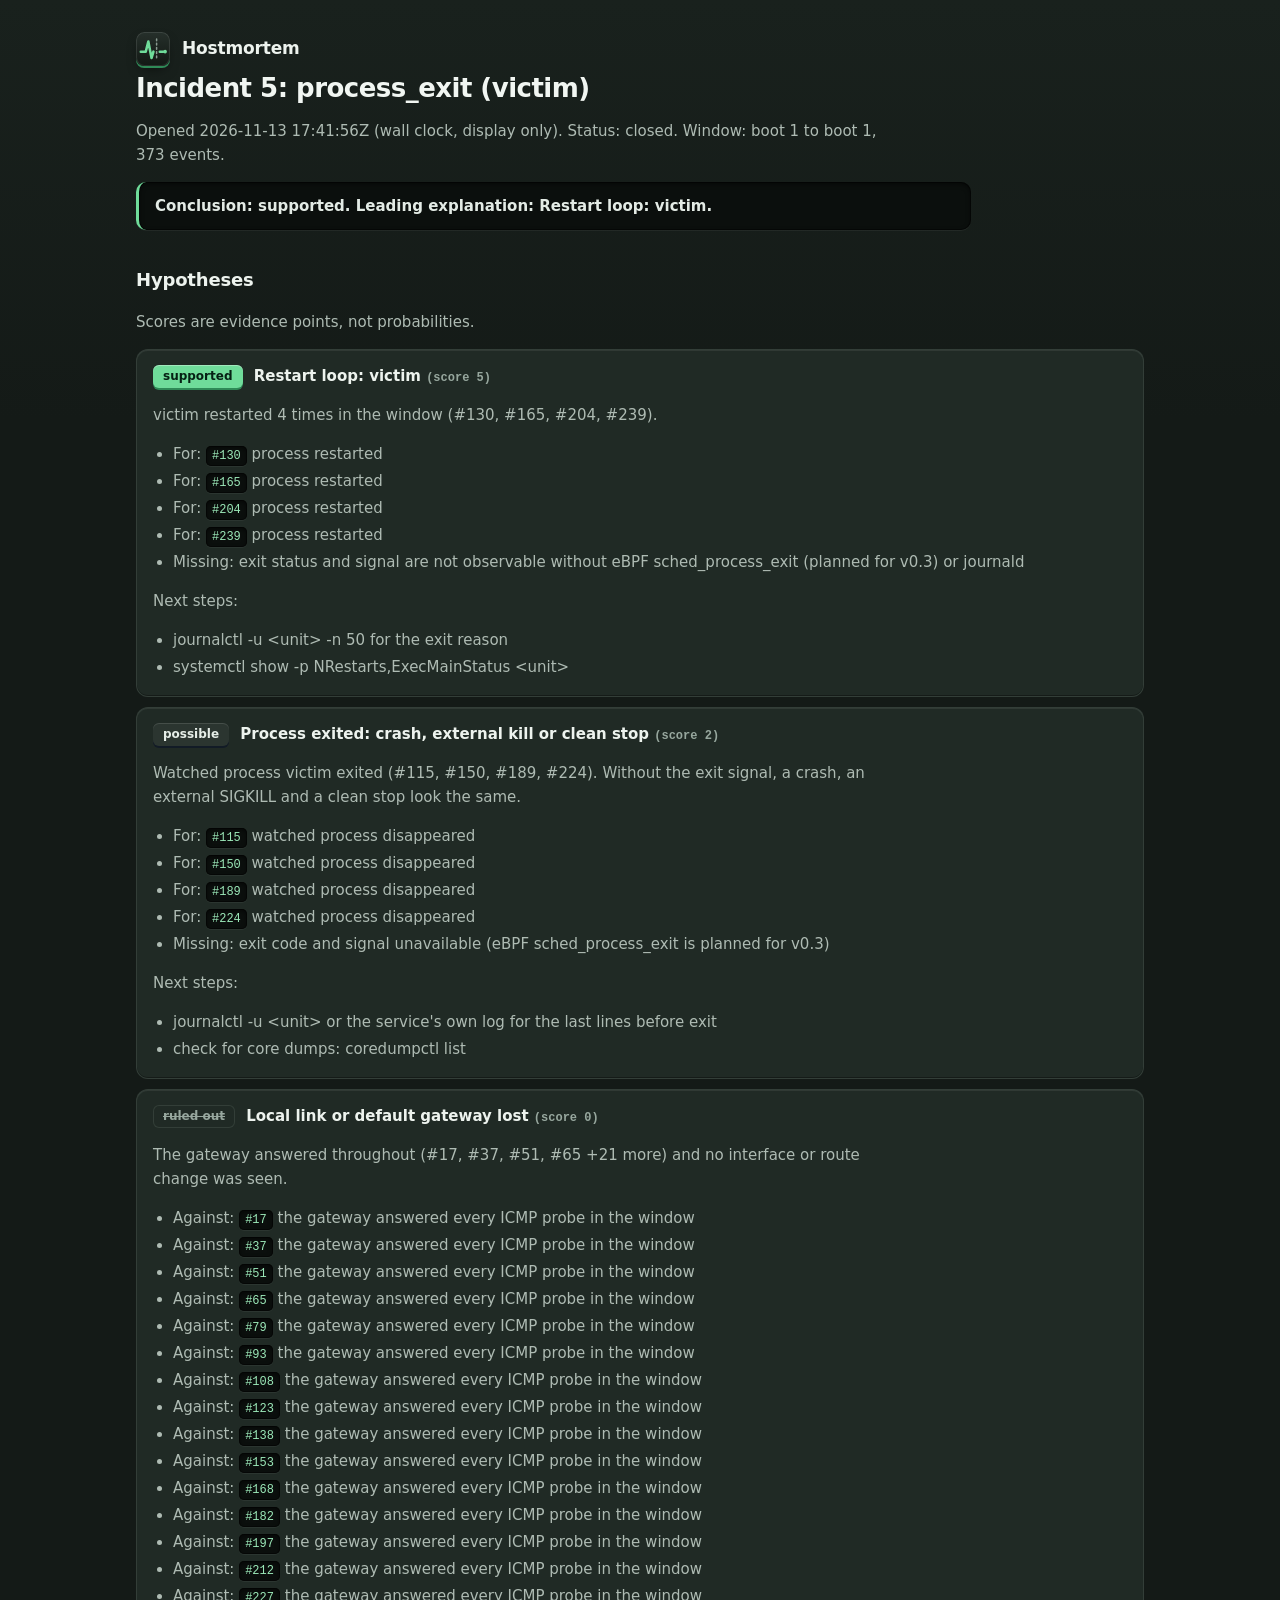
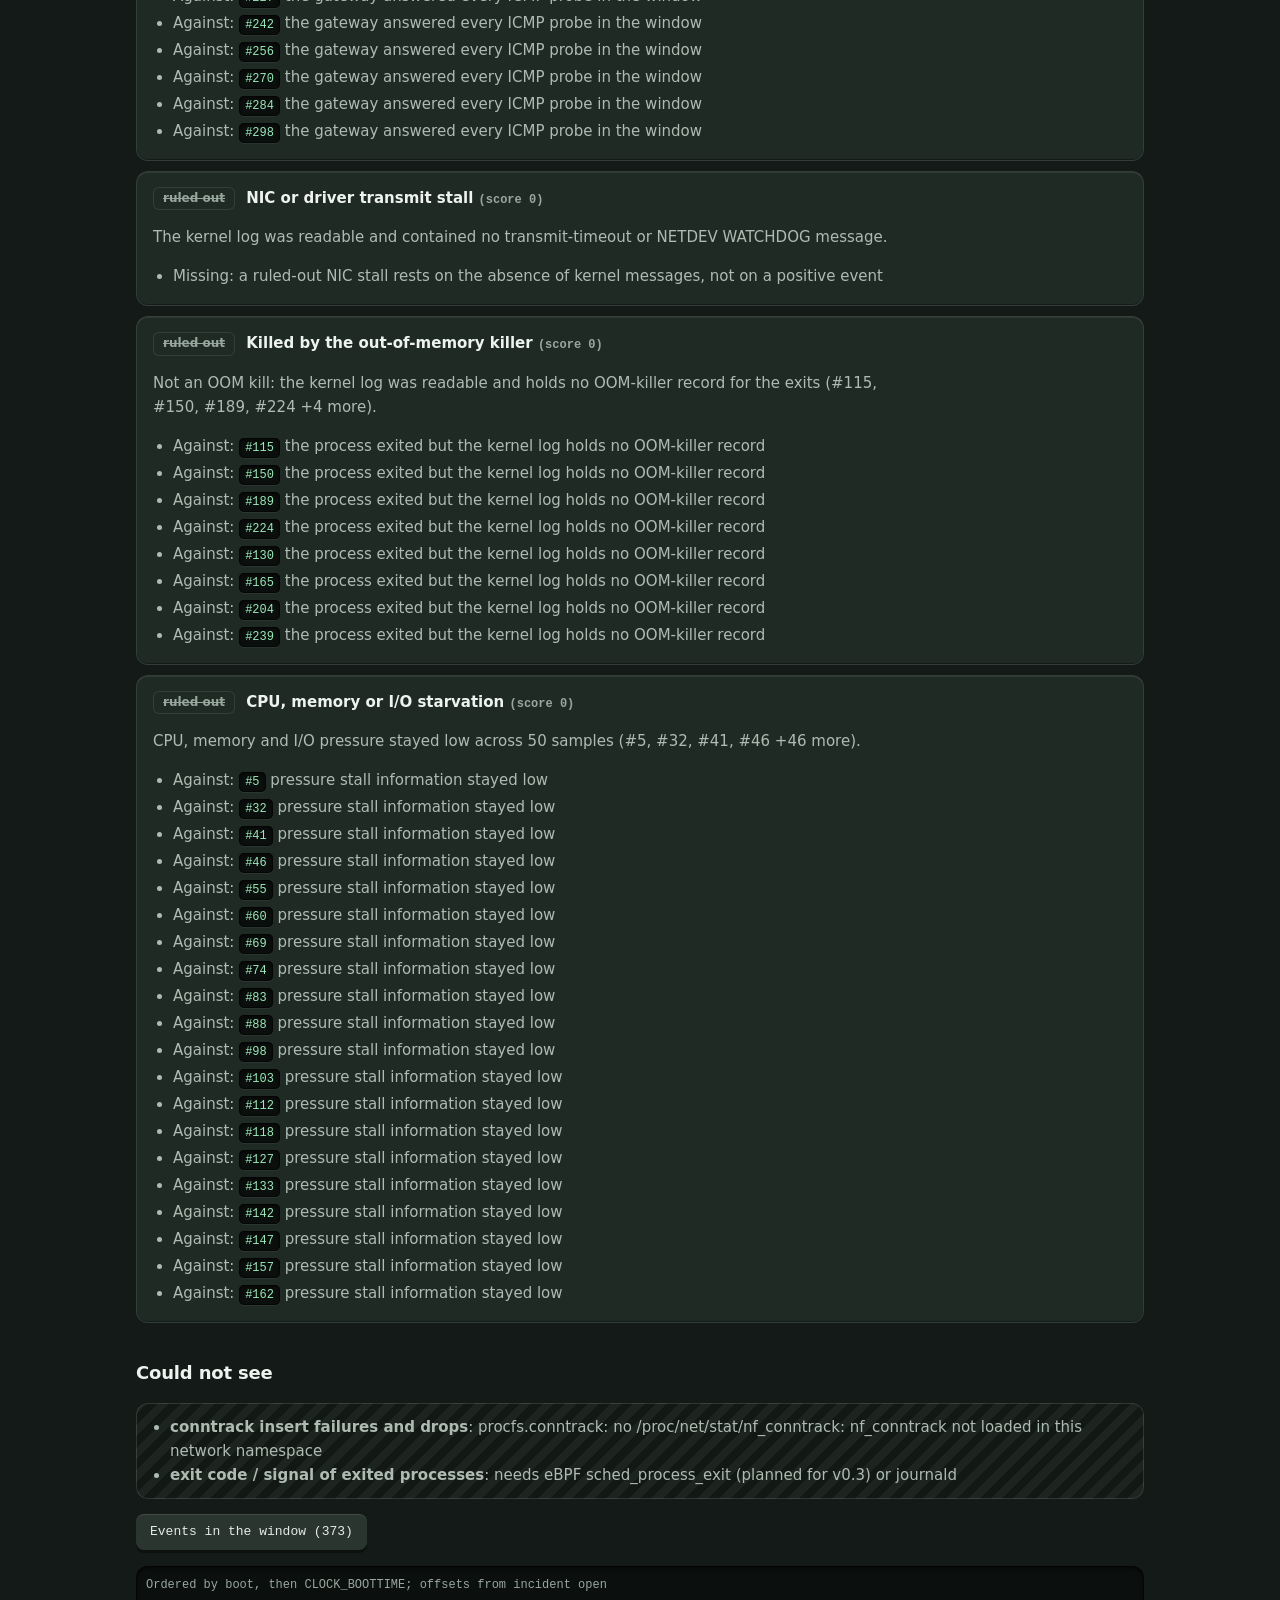
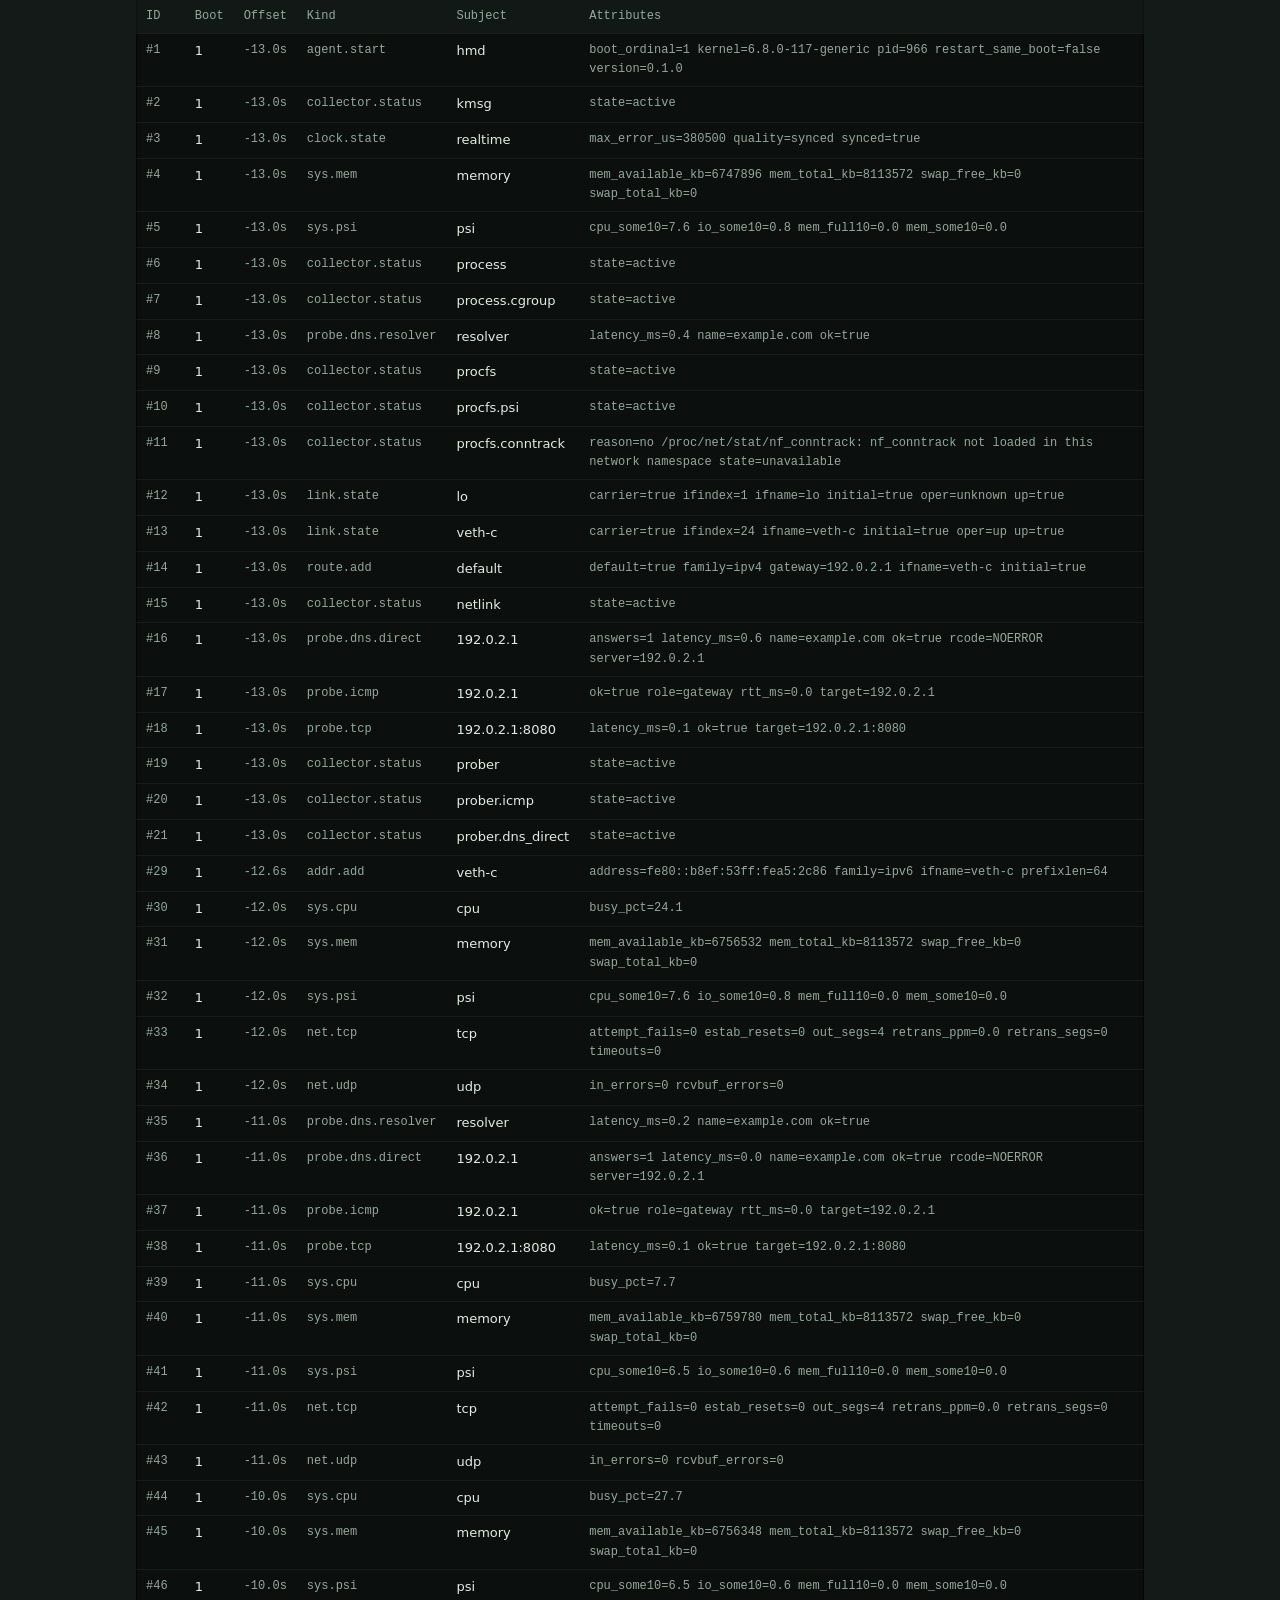
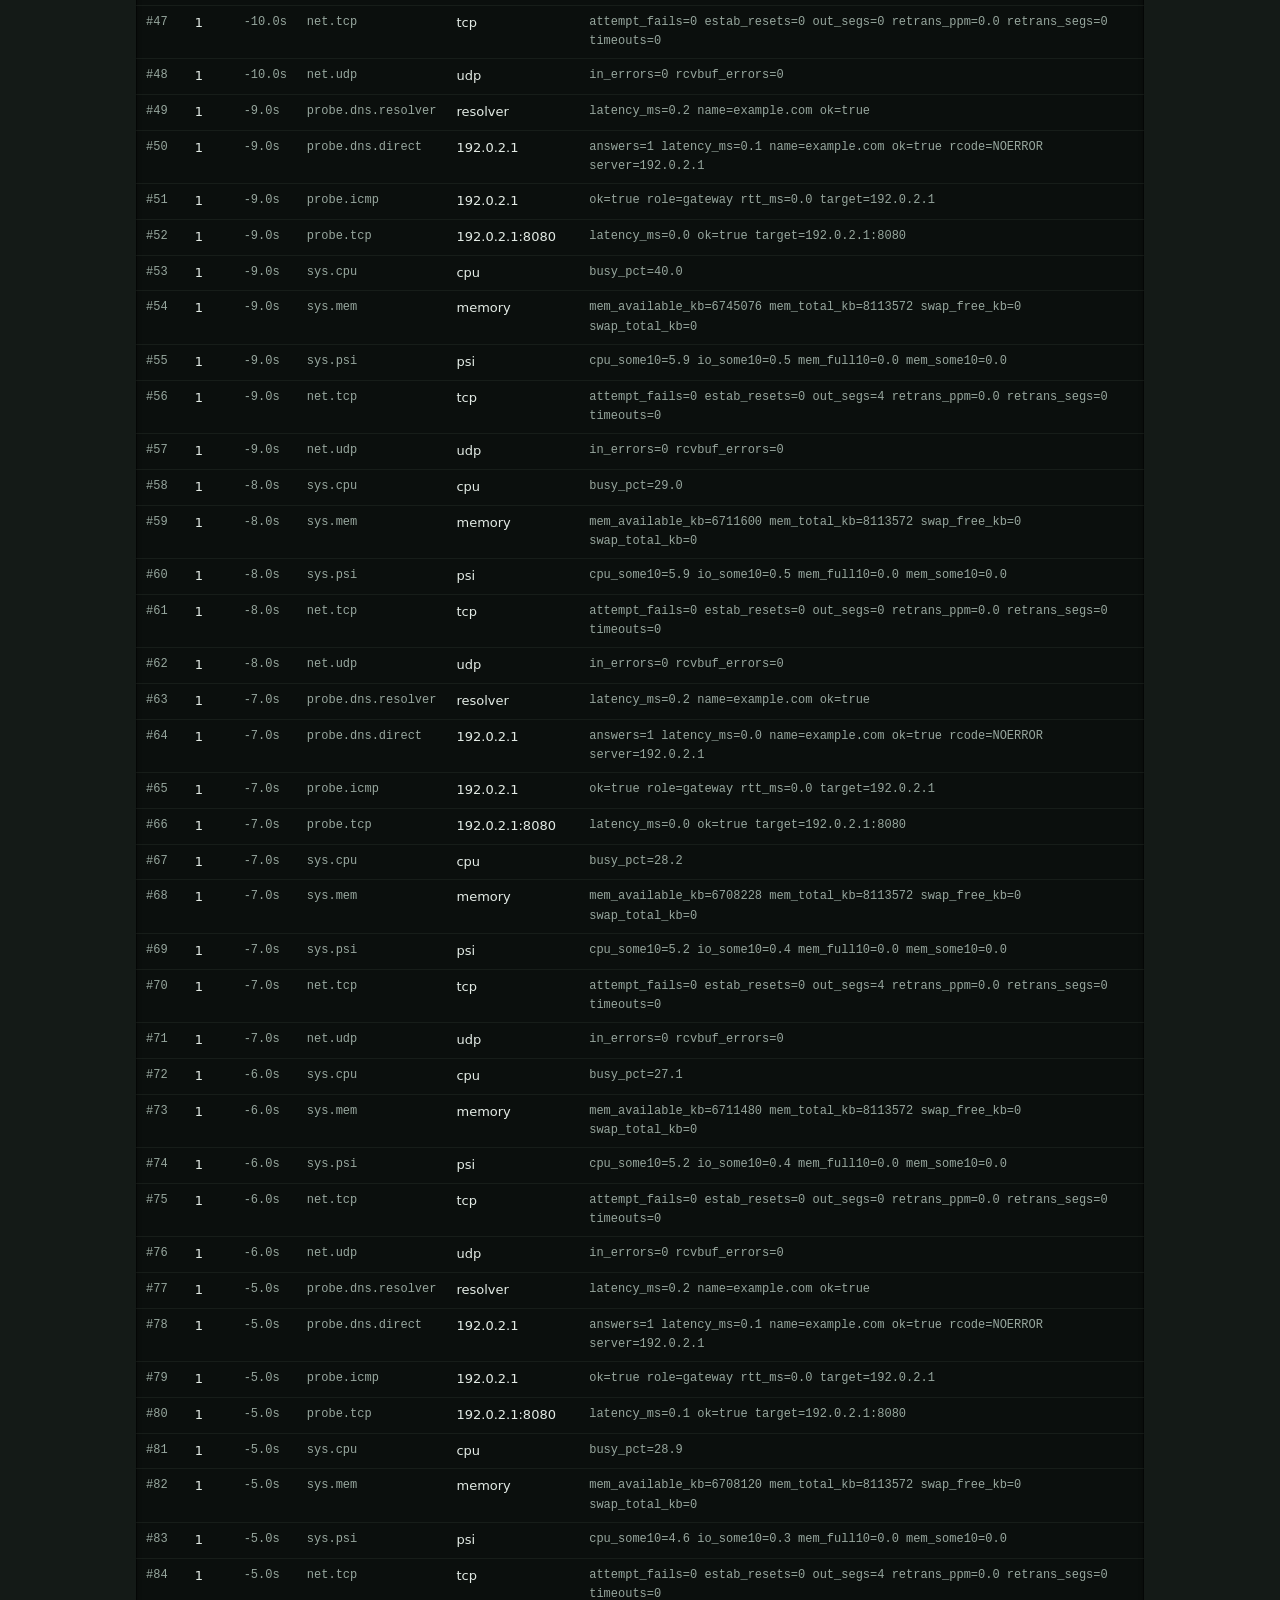
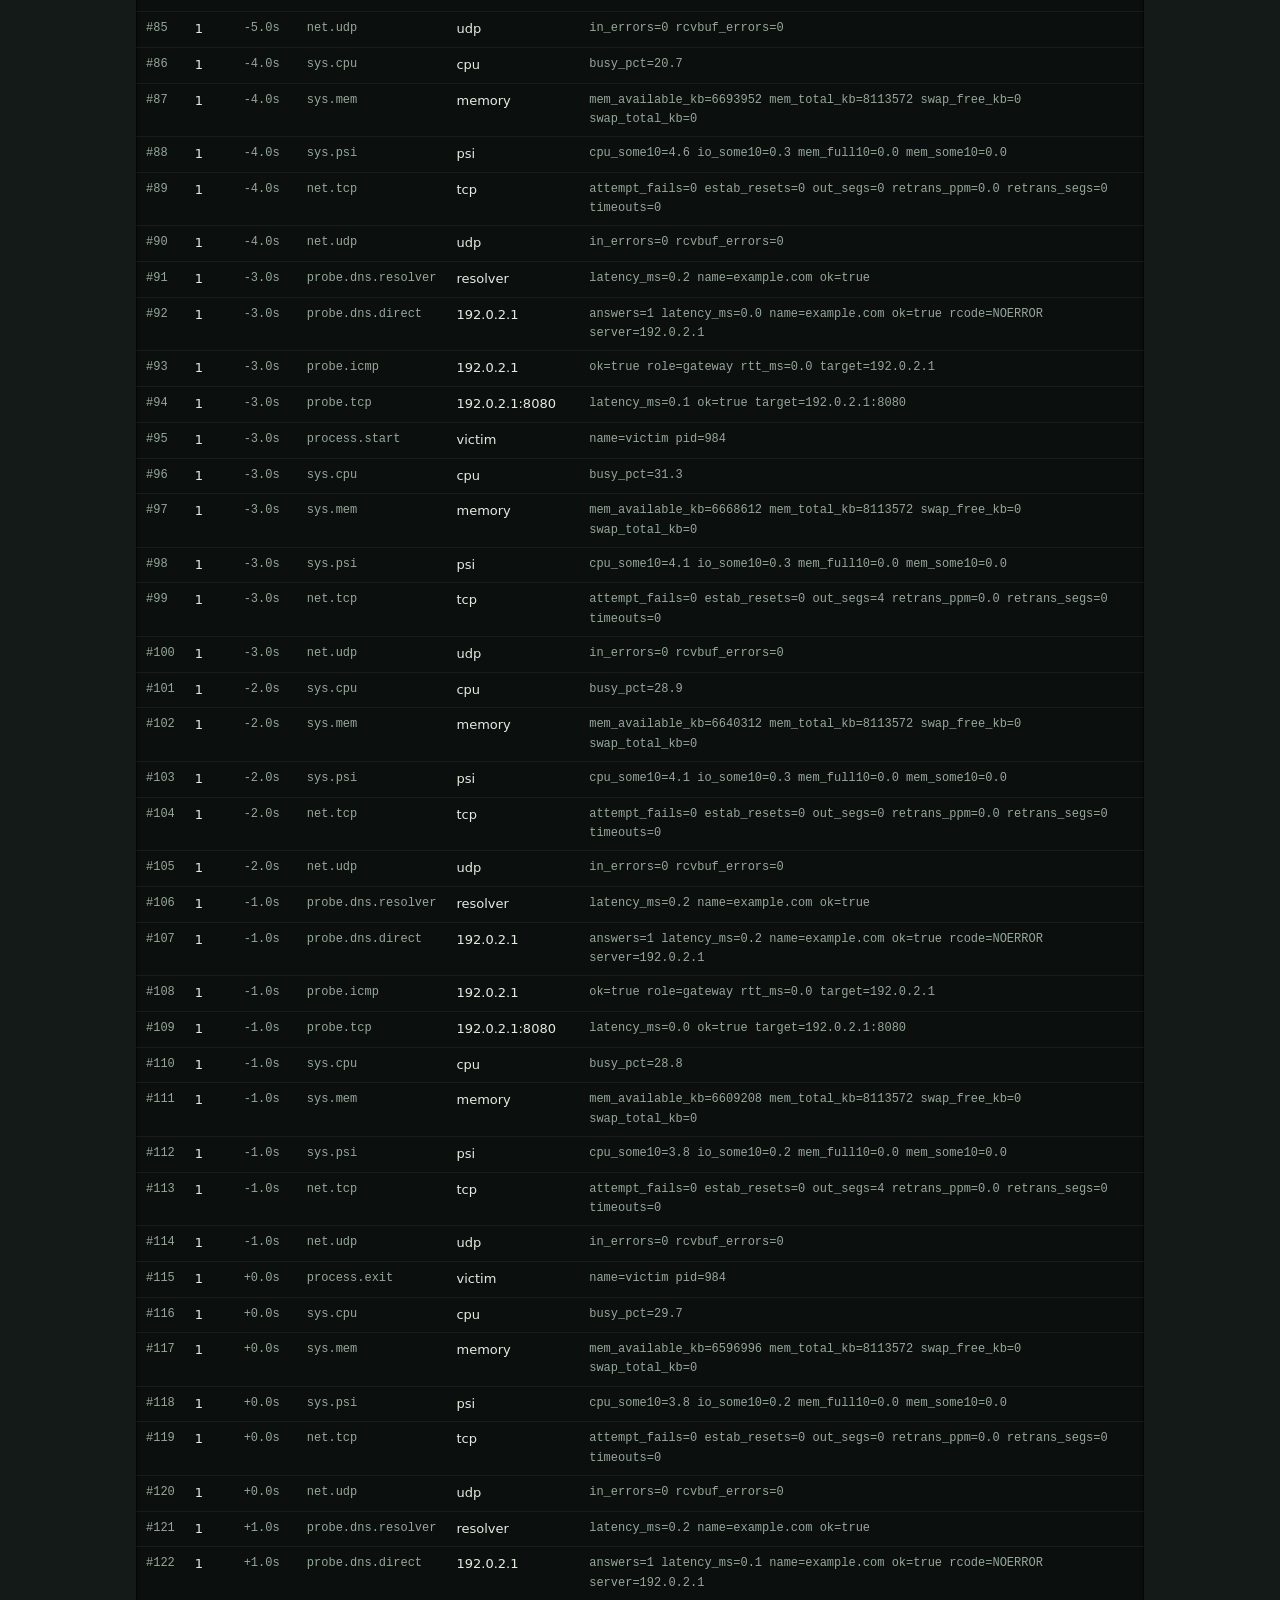
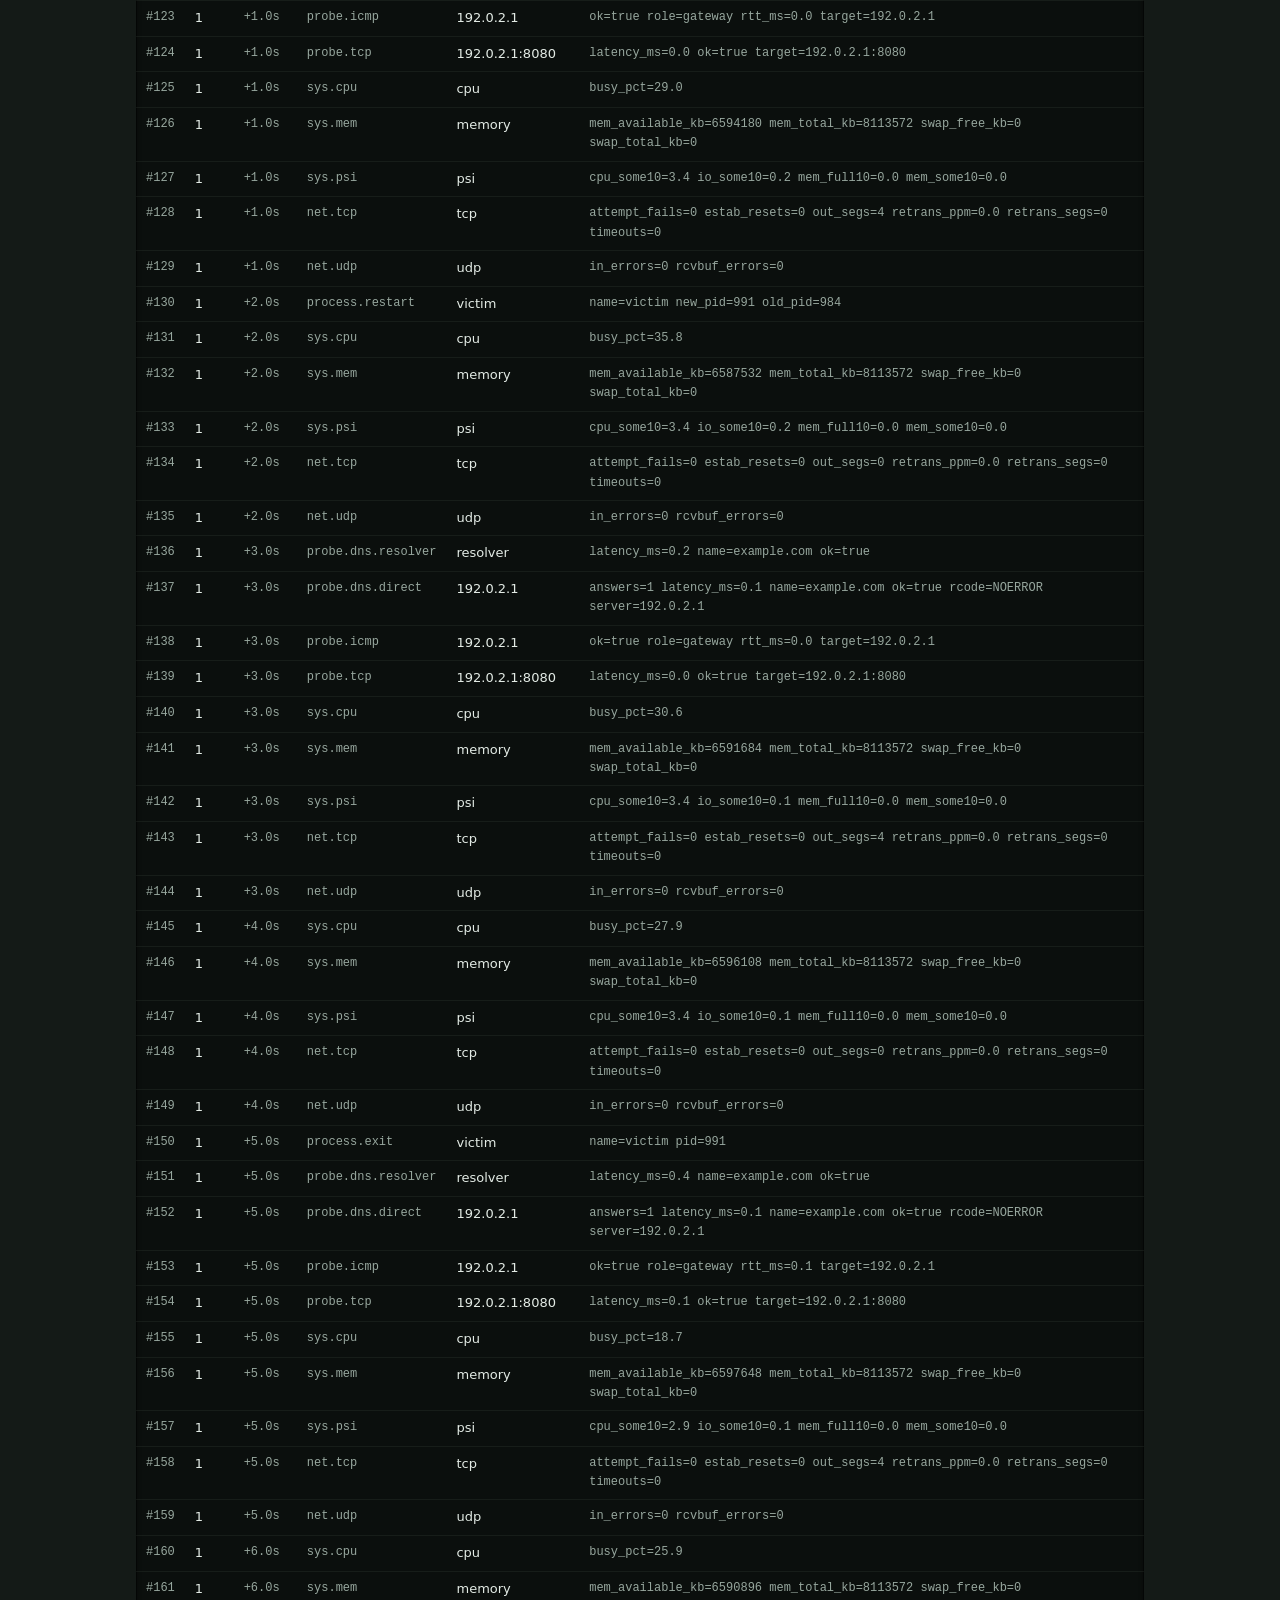
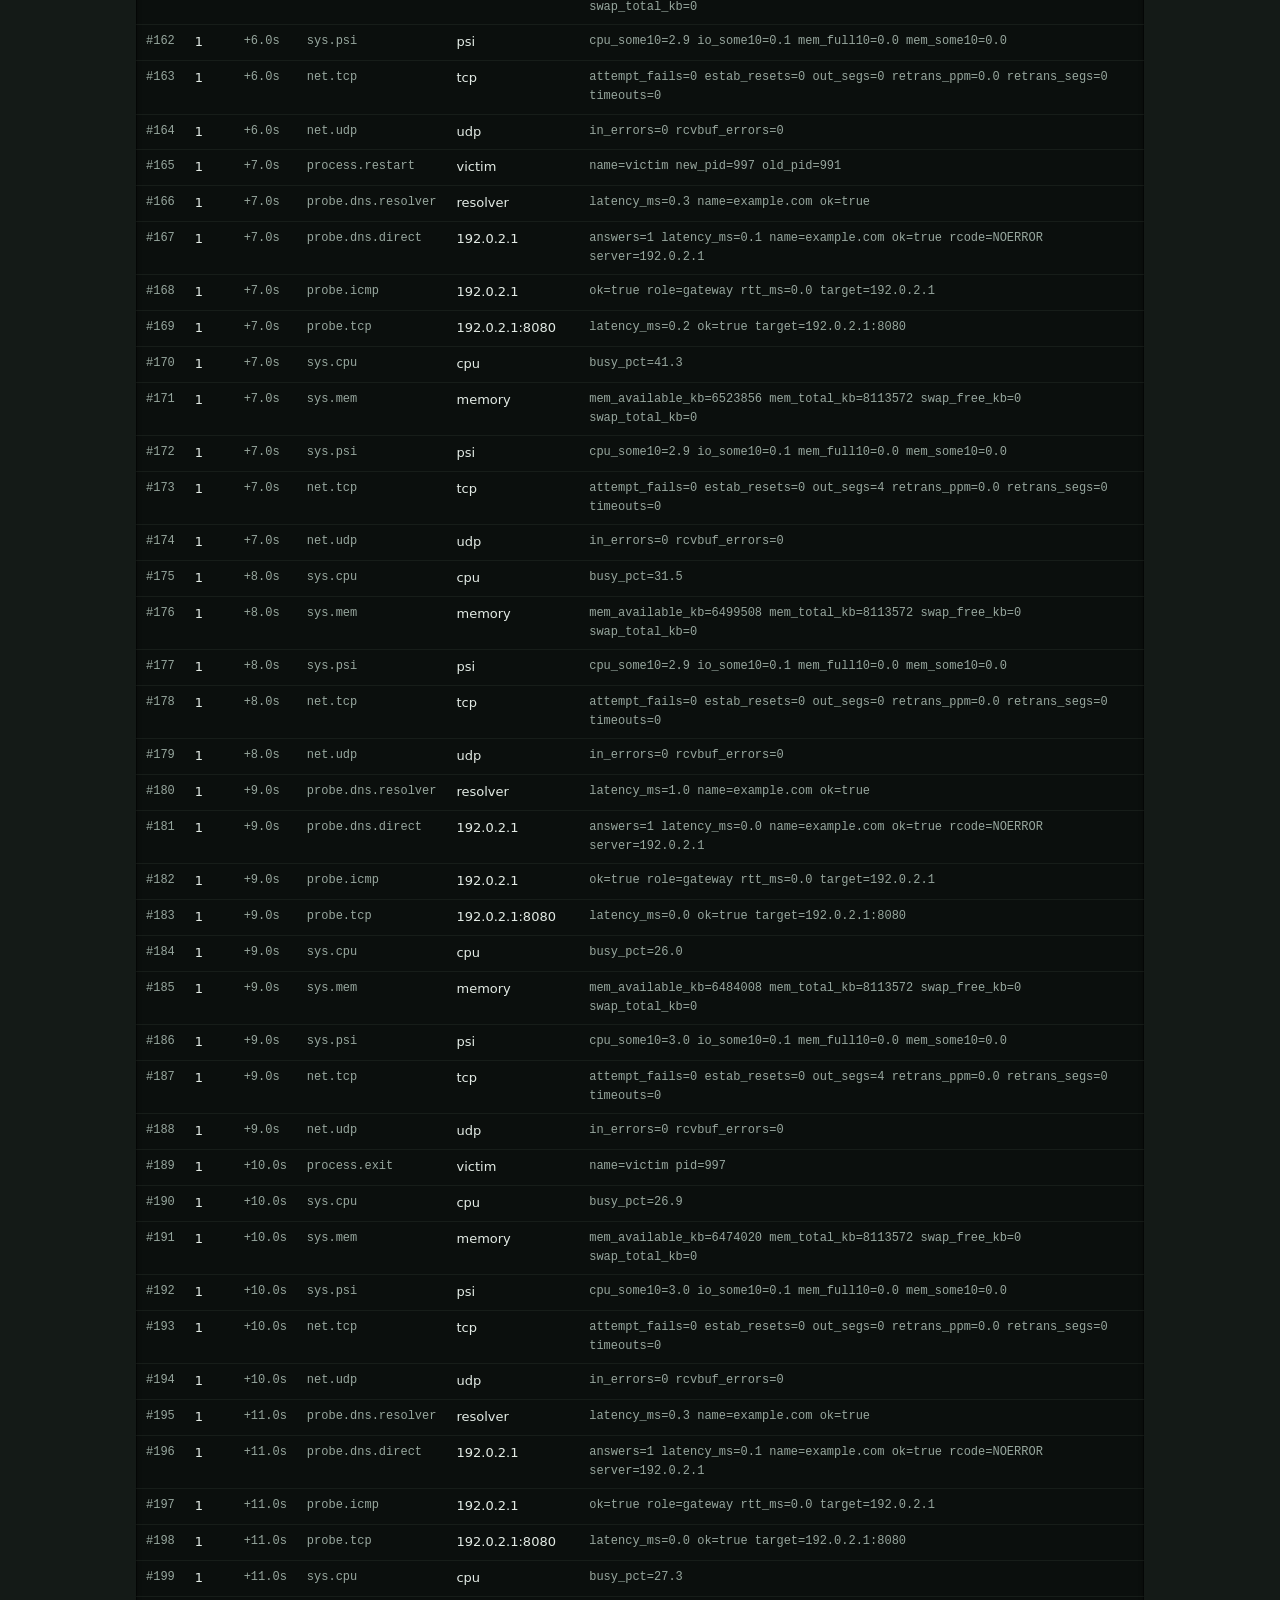
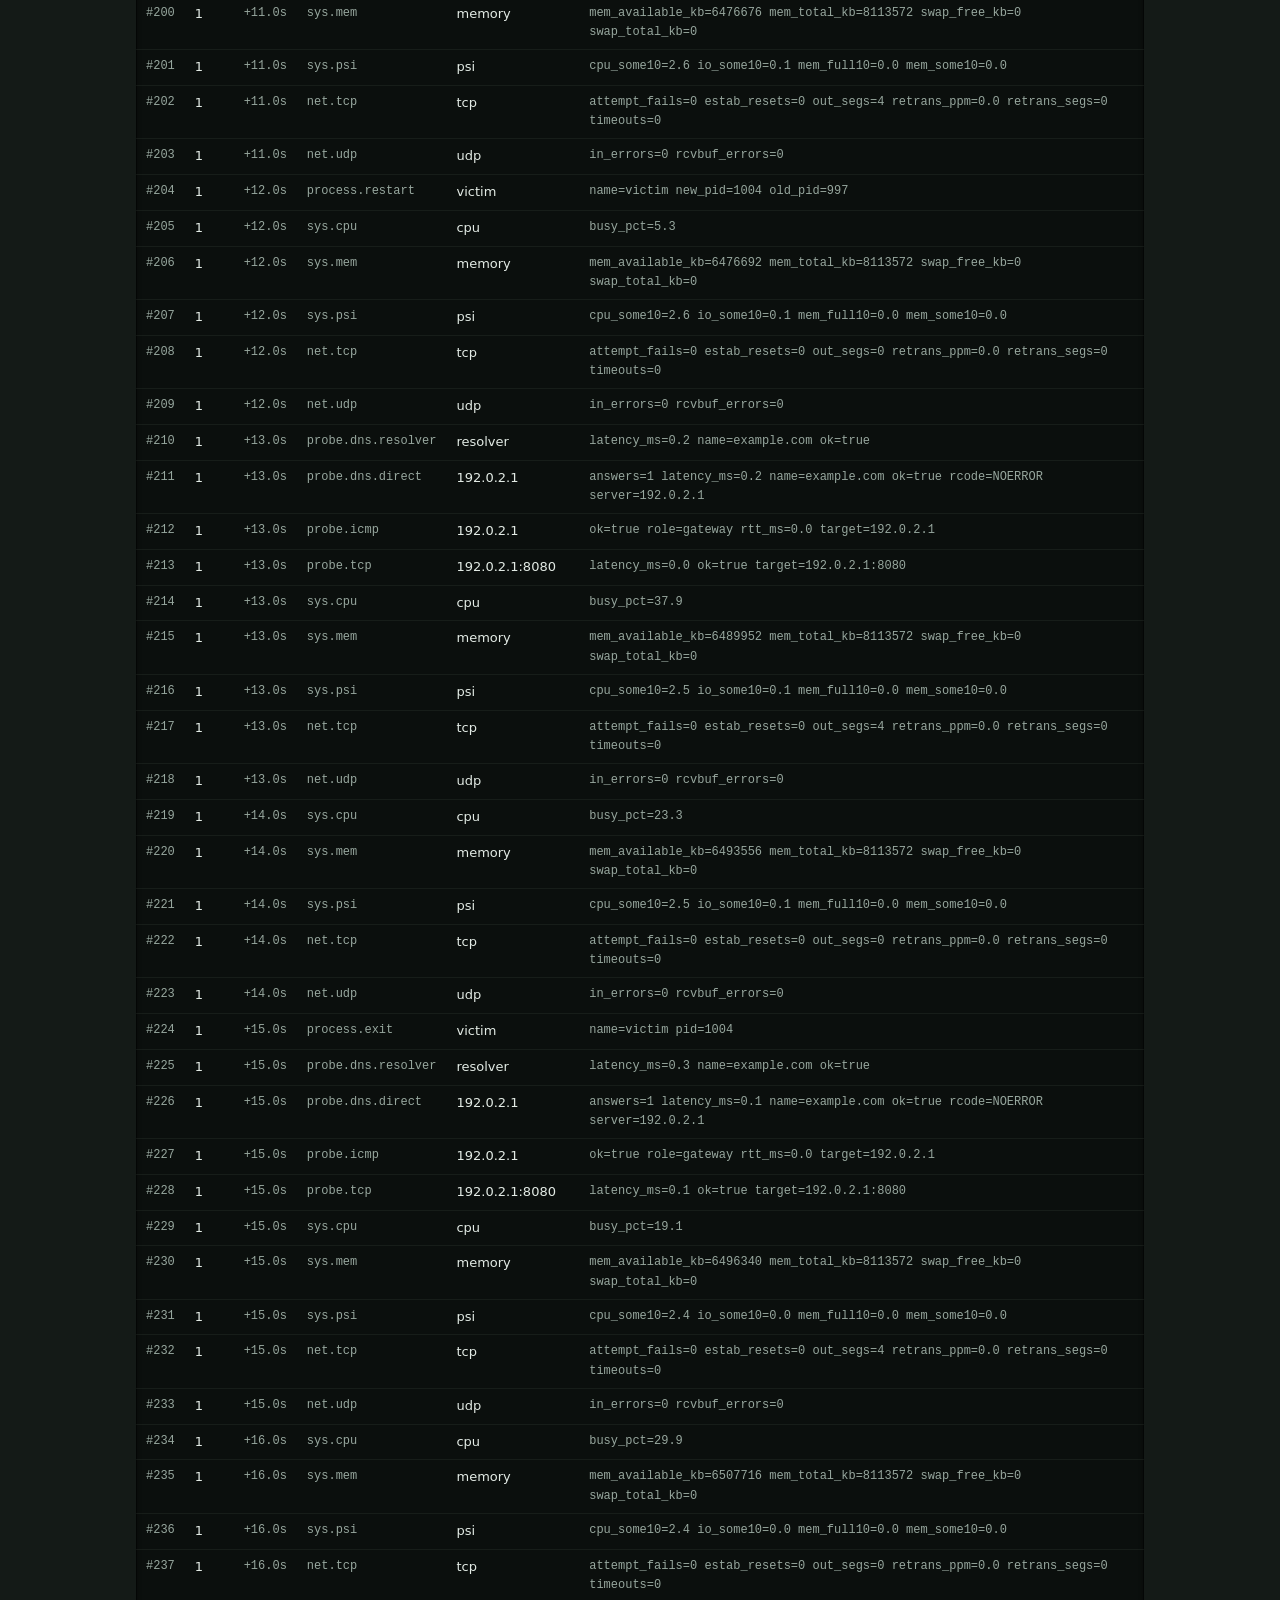
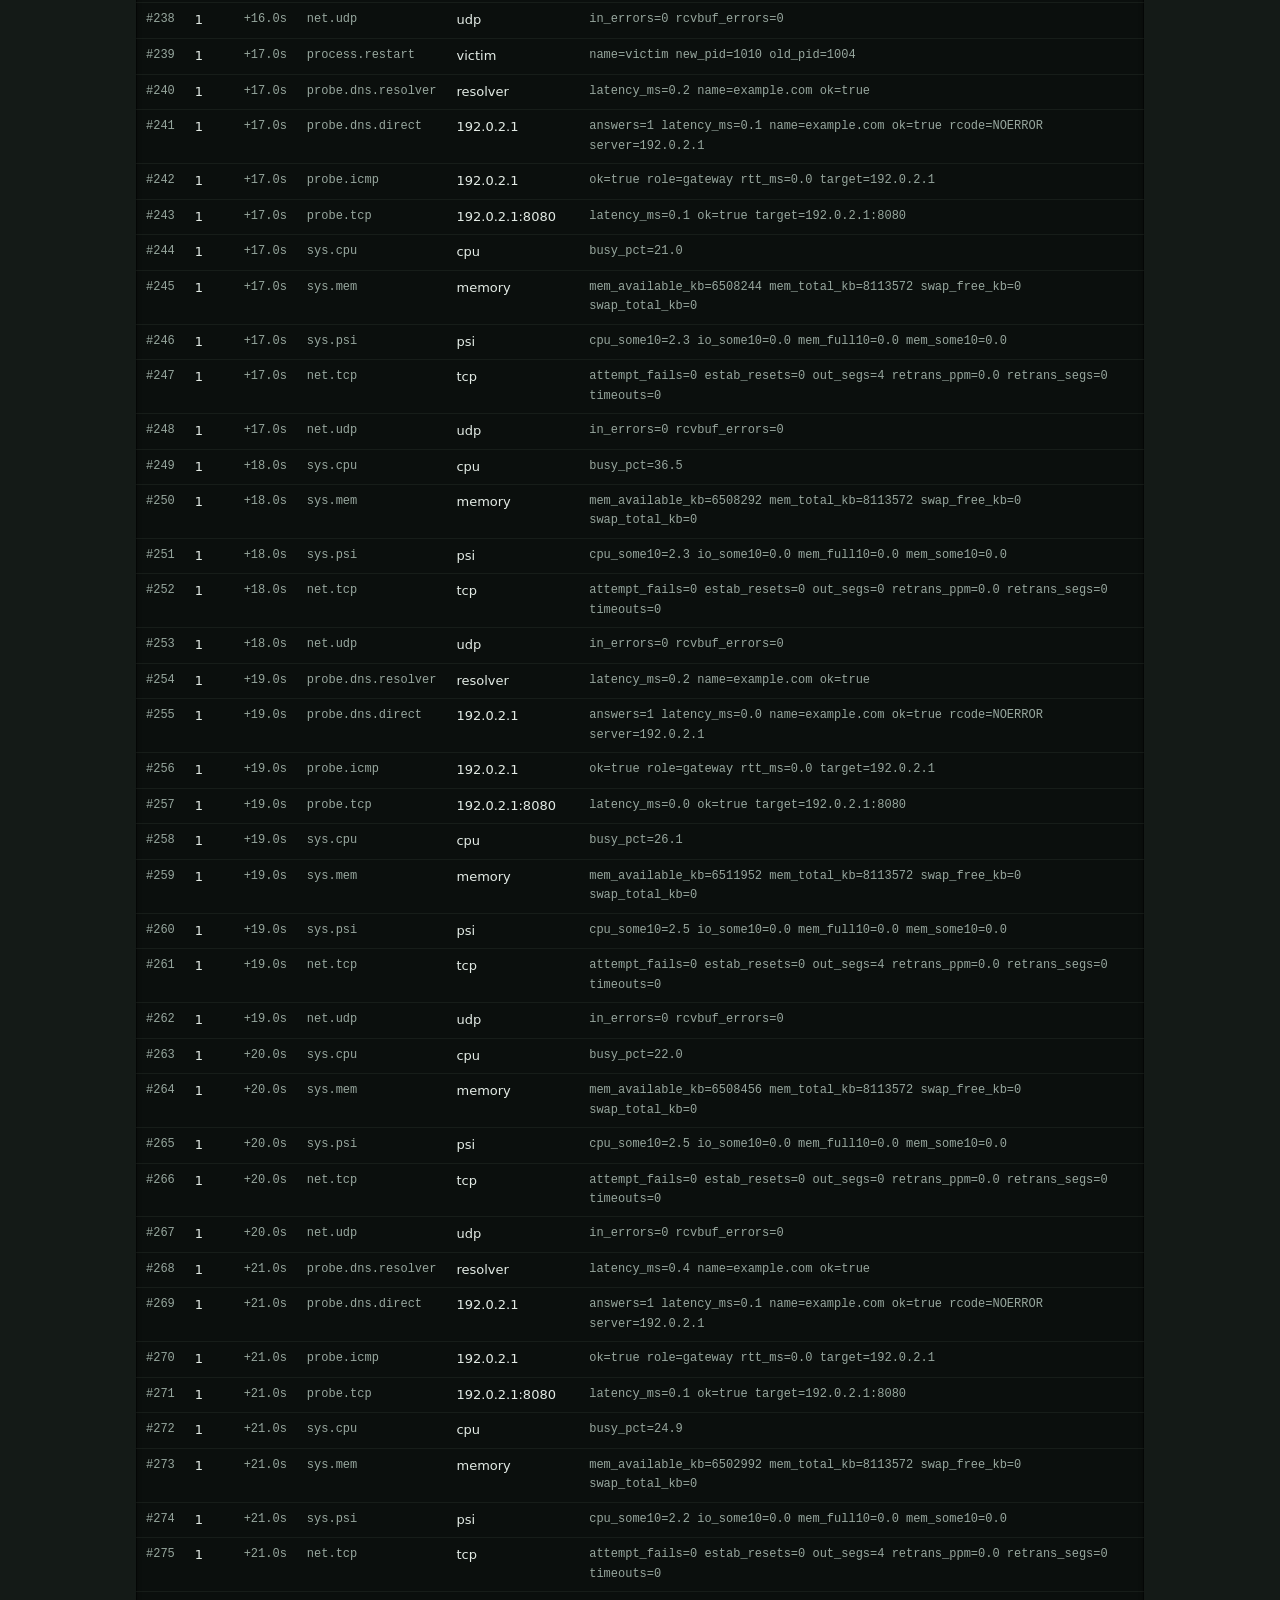
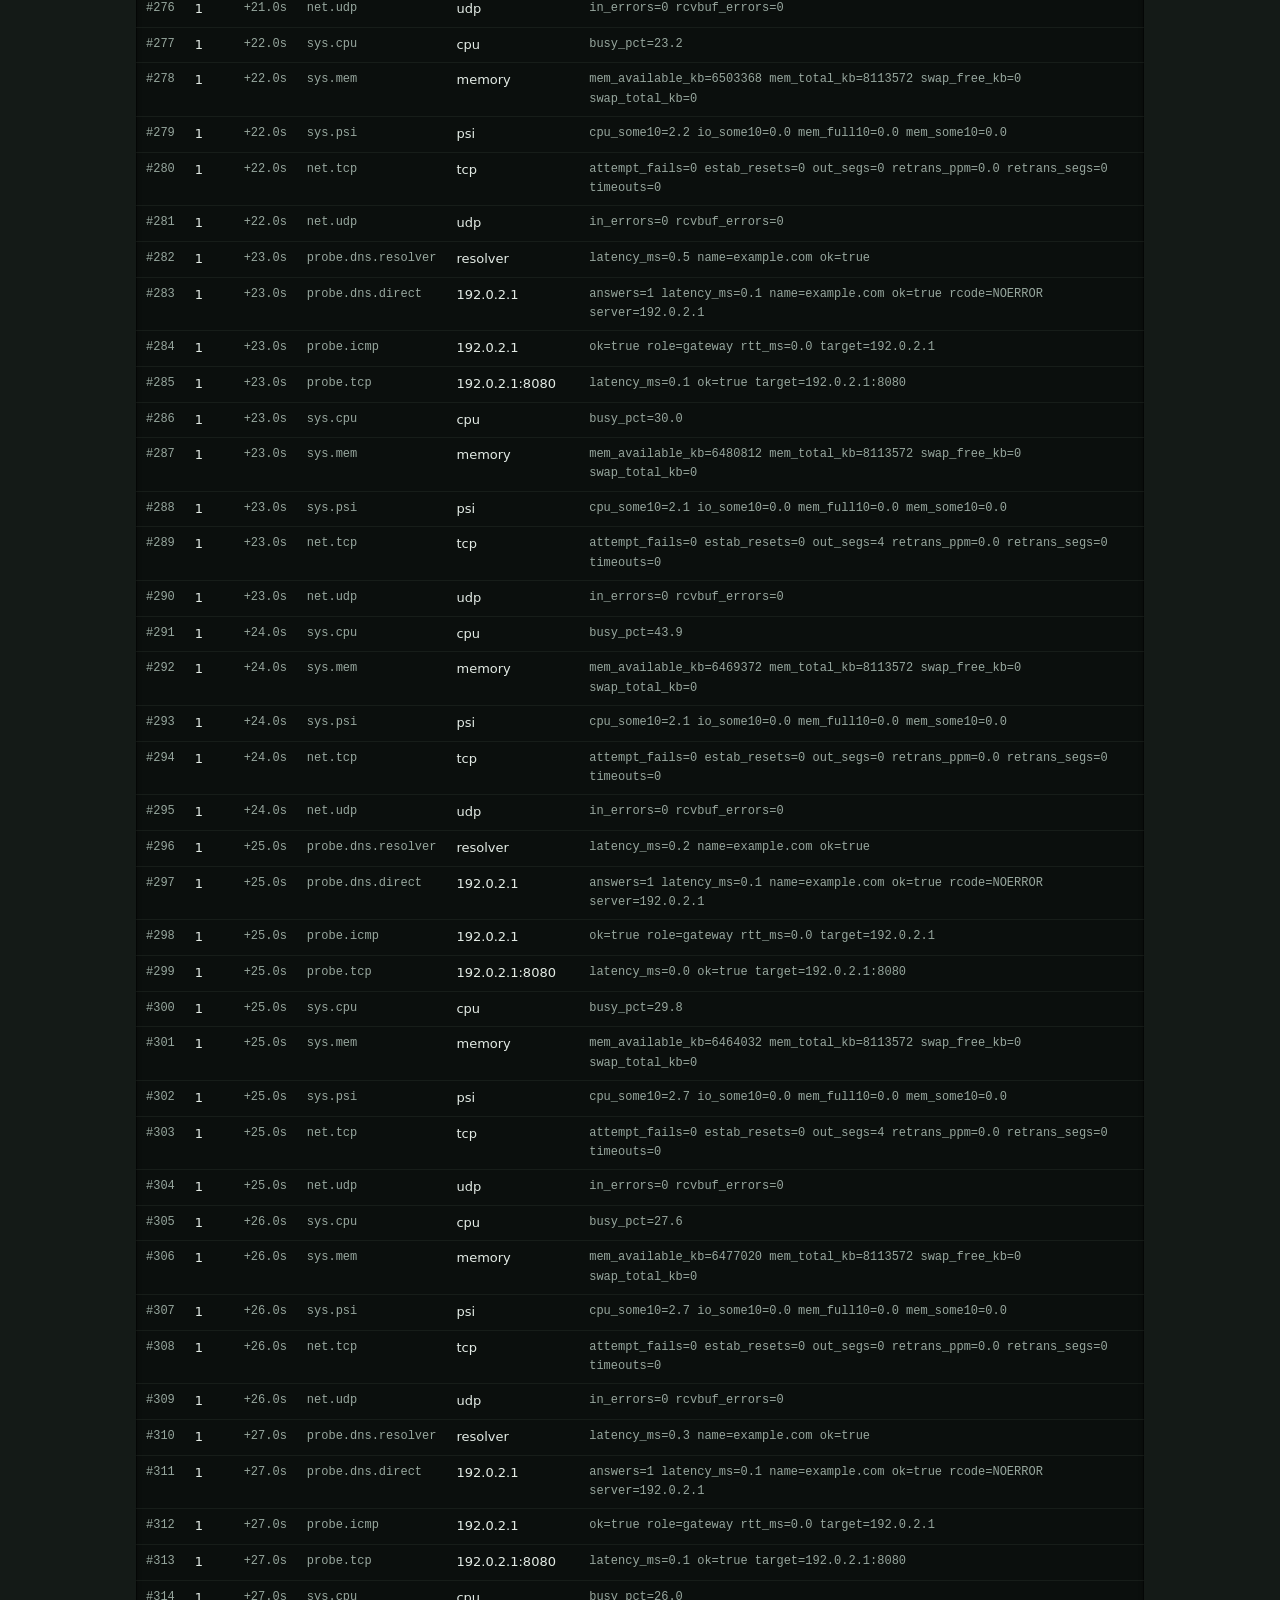
<file: site/reports/restart_loop.html>
<!doctype html><html lang="en"><head><meta charset="utf-8"><meta http-equiv="Content-Security-Policy" content="default-src 'none'; style-src 'unsafe-inline'"><meta name="viewport" content="width=device-width,initial-scale=1"><meta name="referrer" content="no-referrer"><title>Hostmortem incident 5</title><style>:root{--bg:#141a17;--card:#1c2420;--card2:#202a25;--well:#0b0f0d;--fg:#e3ebe5;--fg2:#aebbb3;--muted:#97a79e;--line:rgba(160,185,170,.14);--acc:#6fdc9a;--acc-ink:#9be8b8;--steel:#a7bdb0;--red:#ff5f6b;--ok:#6fdc9a;--bevel:inset 0 1px 0 rgba(255,255,255,.07),inset 0 -1px 0 rgba(0,0,0,.35);--lift:0 1px 0 rgba(0,0,0,.5),0 10px 24px -12px rgba(0,0,0,.7);--sunk:inset 0 2px 5px rgba(0,0,0,.55),inset 0 0 0 1px rgba(0,0,0,.45),0 1px 0 rgba(255,255,255,.05);color-scheme:dark}*{box-sizing:border-box}body{margin:0 auto;max-width:1040px;padding:28px 16px 48px;color:var(--fg);font:15px/1.6 system-ui,-apple-system,'Segoe UI',sans-serif;background:linear-gradient(180deg,#19211d,var(--bg) 420px)}code,.mono,th,summary,caption{font-family:ui-monospace,SFMono-Regular,Menlo,Consolas,monospace}h1{font-size:26px;line-height:1.15;letter-spacing:-.02em;margin:0 0 10px;color:#f1f6f2}h2{font-size:18px;letter-spacing:-.01em;margin:36px 0 12px;color:#edf3ee}h3,h4{font-size:15px;margin:22px 0 8px;color:#edf3ee}.hyp h3,.hyp h4{margin:0 0 6px}p{color:var(--fg2);max-width:80ch}.mono{font-size:12px;color:var(--muted)}a{color:var(--acc-ink);text-decoration-color:rgba(155,232,184,.4);text-underline-offset:3px}a:hover{color:#fff}a:focus-visible,summary:focus-visible,.wrap:focus-visible{outline:2px solid var(--acc);outline-offset:2px;border-radius:4px}main>section[id]{margin:22px 0;padding:6px 22px 18px;border-radius:18px;background:var(--card);border:1px solid var(--line);box-shadow:var(--bevel),var(--lift)}.hyp{margin:10px 0;padding:14px 16px;border-radius:12px;background:var(--card2);border:1px solid var(--line);box-shadow:var(--bevel)}.hyp ul{margin:8px 0 0;padding-left:20px;color:var(--fg2)}.hyp li{margin:3px 0}.hyp a{font:500 12px/1 ui-monospace,Menlo,monospace;text-decoration:none;padding:3px 6px;border-radius:5px;background:var(--well);box-shadow:var(--sunk)}.hyp a:hover{background:var(--acc);color:#062014}span.v{display:inline-block;padding:2px 10px;border-radius:6px;font-size:12px;font-weight:600;margin-right:6px;vertical-align:1px}span.supported{color:#062014;background:var(--acc);box-shadow:inset 0 1px 0 rgba(255,255,255,.35),0 2px 0 #2f8a57}span.possible{color:#e6eee8;background:#2b3530;box-shadow:inset 0 1px 0 rgba(255,255,255,.12),0 2px 0 #121b26}span.ruled_out{color:var(--muted);background:transparent;box-shadow:inset 0 0 0 1px var(--line);text-decoration:line-through}p.v{font-weight:600;color:var(--fg);padding:12px 16px;border-radius:10px;background:var(--well);box-shadow:var(--sunk)}p.v.supported{border-left:3px solid var(--acc)}p.v.unknown{border-left:3px solid var(--steel)}td.v{font-weight:600}td.supported{color:var(--acc-ink)}td.unknown{color:var(--steel)}.wrap{overflow-x:auto;border-radius:12px;background:var(--well);box-shadow:var(--sunk);margin:10px 0}table{border-collapse:collapse;width:100%;font-size:13px}th,td{text-align:left;padding:7px 10px;border-bottom:1px solid rgba(160,185,170,.08);vertical-align:top}th{font-size:12px;font-weight:500;color:var(--muted);background:rgba(160,185,170,.05)}tbody tr:hover{background:rgba(111,220,154,.05)}tr:target{background:rgba(111,220,154,.13);box-shadow:inset 3px 0 0 var(--acc)}caption{text-align:left;color:var(--muted);font-size:12px;padding:10px 10px 4px}details{margin:14px 0 4px}summary{cursor:pointer;display:inline-block;font-size:13px;padding:8px 14px;border-radius:8px;color:var(--fg);background:#2b3530;box-shadow:inset 0 1px 0 rgba(255,255,255,.10),0 3px 0 #0c110e}summary:active{transform:translateY(2px);box-shadow:inset 0 1px 0 rgba(255,255,255,.08),0 1px 0 #0c110e}details[open] summary{margin-bottom:6px}ul.blind{padding:12px 16px 12px 34px;border-radius:12px;color:var(--fg2);background:repeating-linear-gradient(135deg,rgba(160,185,170,.07) 0 8px,transparent 8px 16px),#121915;box-shadow:inset 0 0 0 1px rgba(160,185,170,.2)}.head{display:flex;align-items:center;gap:12px;margin:4px 0 8px}.head h1{margin:0}.mark{width:34px;height:34px;flex:0 0 auto;border-radius:8px;box-shadow:0 2px 0 #2f8a57,0 6px 14px -6px rgba(0,0,0,.8)}.brand{font-weight:700;font-size:17px;letter-spacing:-.01em;color:#edf3ee}.st{display:inline-flex;align-items:center;gap:7px}.st::before{content:'';width:8px;height:8px;border-radius:50%;box-shadow:inset 0 -1px 1px rgba(0,0,0,.35)}.st-active::before{background:var(--ok)}.st-degraded::before{background:#d6cf5a}.st-unavailable{color:#ffb3b9}.st-unavailable::before{background:var(--red)}.st-unknown::before{background:transparent;box-shadow:inset 0 0 0 1.5px var(--muted)}.banner{padding:12px 16px;border-radius:10px;color:#ffd3d6;background:rgba(255,95,107,.10);box-shadow:inset 0 0 0 1px rgba(255,95,107,.45)}@media print{:root{--bg:#fff;--card:#fff;--card2:#fff;--well:#fff;--fg:#111;--fg2:#333;--muted:#444;--line:#ccc;--acc-ink:#17512f;--steel:#354940;color-scheme:light}body,ul.blind,summary,span.v{background:#fff}h1,h2,h3,h4,.brand,span.v{color:#111}.hyp a,ul.blind,span.v{box-shadow:none}.st-unavailable,.banner{color:#722631}.banner{background:#fff}main>section[id],.hyp,.wrap,p.v,summary{box-shadow:none;border:1px solid #ccc}details>*{display:block}}</style></head><body><main><header class="head"><svg class="mark" viewBox="0 0 32 32" aria-hidden="true"><defs><linearGradient id="hmk" x1="0" y1="0" x2="0" y2="1"><stop offset="0" stop-color="#26302b"/><stop offset="1" stop-color="#121814"/></linearGradient></defs><rect width="32" height="32" rx="8" fill="url(#hmk)"/><rect x=".5" y=".5" width="31" height="31" rx="7.5" fill="none" stroke="#fff" stroke-opacity=".1"/><path d="M4.5 18.5H9.2L11.6 9L14.6 24.5L16.4 18.5M22.4 18.5H25.6" fill="none" stroke="#6fdc9a" stroke-width="2.4" stroke-linecap="round" stroke-linejoin="round"/><path d="M19.4 6.5V25.5" stroke="#8a9a91" stroke-width="1.4" stroke-linecap="round" stroke-dasharray="1.8 2.2"/><circle cx="27.4" cy="18.5" r="1.7" fill="#6fdc9a"/></svg><span class="brand">Hostmortem</span></header><h1>Incident 5: process_exit (victim)</h1><p>Opened 2026-11-13 17:41:56Z (wall clock, display only). Status: closed. Window: boot 1 to boot 1, 373 events.</p><p class="v supported">Conclusion: supported. Leading explanation: Restart loop: victim.</p><h2>Hypotheses</h2><p>Scores are evidence points, not probabilities.</p><section class="hyp"><h3><span class="v supported">supported</span> Restart loop: victim <span class="mono">(score 5)</span></h3><p>victim restarted 4 times in the window (#130, #165, #204, #239).</p><ul><li>For: <a href="#i5e130">#130</a> process restarted</li><li>For: <a href="#i5e165">#165</a> process restarted</li><li>For: <a href="#i5e204">#204</a> process restarted</li><li>For: <a href="#i5e239">#239</a> process restarted</li><li>Missing: exit status and signal are not observable without eBPF sched_process_exit (planned for v0.3) or journald</li></ul><p>Next steps:</p><ul><li>journalctl -u &lt;unit&gt; -n 50 for the exit reason</li><li>systemctl show -p NRestarts,ExecMainStatus &lt;unit&gt;</li></ul></section><section class="hyp"><h3><span class="v possible">possible</span> Process exited: crash, external kill or clean stop <span class="mono">(score 2)</span></h3><p>Watched process victim exited (#115, #150, #189, #224). Without the exit signal, a crash, an external SIGKILL and a clean stop look the same.</p><ul><li>For: <a href="#i5e115">#115</a> watched process disappeared</li><li>For: <a href="#i5e150">#150</a> watched process disappeared</li><li>For: <a href="#i5e189">#189</a> watched process disappeared</li><li>For: <a href="#i5e224">#224</a> watched process disappeared</li><li>Missing: exit code and signal unavailable (eBPF sched_process_exit is planned for v0.3)</li></ul><p>Next steps:</p><ul><li>journalctl -u &lt;unit&gt; or the service&#39;s own log for the last lines before exit</li><li>check for core dumps: coredumpctl list</li></ul></section><section class="hyp"><h3><span class="v ruled_out">ruled out</span> Local link or default gateway lost <span class="mono">(score 0)</span></h3><p>The gateway answered throughout (#17, #37, #51, #65 +21 more) and no interface or route change was seen.</p><ul><li>Against: <a href="#i5e17">#17</a> the gateway answered every ICMP probe in the window</li><li>Against: <a href="#i5e37">#37</a> the gateway answered every ICMP probe in the window</li><li>Against: <a href="#i5e51">#51</a> the gateway answered every ICMP probe in the window</li><li>Against: <a href="#i5e65">#65</a> the gateway answered every ICMP probe in the window</li><li>Against: <a href="#i5e79">#79</a> the gateway answered every ICMP probe in the window</li><li>Against: <a href="#i5e93">#93</a> the gateway answered every ICMP probe in the window</li><li>Against: <a href="#i5e108">#108</a> the gateway answered every ICMP probe in the window</li><li>Against: <a href="#i5e123">#123</a> the gateway answered every ICMP probe in the window</li><li>Against: <a href="#i5e138">#138</a> the gateway answered every ICMP probe in the window</li><li>Against: <a href="#i5e153">#153</a> the gateway answered every ICMP probe in the window</li><li>Against: <a href="#i5e168">#168</a> the gateway answered every ICMP probe in the window</li><li>Against: <a href="#i5e182">#182</a> the gateway answered every ICMP probe in the window</li><li>Against: <a href="#i5e197">#197</a> the gateway answered every ICMP probe in the window</li><li>Against: <a href="#i5e212">#212</a> the gateway answered every ICMP probe in the window</li><li>Against: <a href="#i5e227">#227</a> the gateway answered every ICMP probe in the window</li><li>Against: <a href="#i5e242">#242</a> the gateway answered every ICMP probe in the window</li><li>Against: <a href="#i5e256">#256</a> the gateway answered every ICMP probe in the window</li><li>Against: <a href="#i5e270">#270</a> the gateway answered every ICMP probe in the window</li><li>Against: <a href="#i5e284">#284</a> the gateway answered every ICMP probe in the window</li><li>Against: <a href="#i5e298">#298</a> the gateway answered every ICMP probe in the window</li></ul></section><section class="hyp"><h3><span class="v ruled_out">ruled out</span> NIC or driver transmit stall <span class="mono">(score 0)</span></h3><p>The kernel log was readable and contained no transmit-timeout or NETDEV WATCHDOG message.</p><ul><li>Missing: a ruled-out NIC stall rests on the absence of kernel messages, not on a positive event</li></ul></section><section class="hyp"><h3><span class="v ruled_out">ruled out</span> Killed by the out-of-memory killer <span class="mono">(score 0)</span></h3><p>Not an OOM kill: the kernel log was readable and holds no OOM-killer record for the exits (#115, #150, #189, #224 +4 more).</p><ul><li>Against: <a href="#i5e115">#115</a> the process exited but the kernel log holds no OOM-killer record</li><li>Against: <a href="#i5e150">#150</a> the process exited but the kernel log holds no OOM-killer record</li><li>Against: <a href="#i5e189">#189</a> the process exited but the kernel log holds no OOM-killer record</li><li>Against: <a href="#i5e224">#224</a> the process exited but the kernel log holds no OOM-killer record</li><li>Against: <a href="#i5e130">#130</a> the process exited but the kernel log holds no OOM-killer record</li><li>Against: <a href="#i5e165">#165</a> the process exited but the kernel log holds no OOM-killer record</li><li>Against: <a href="#i5e204">#204</a> the process exited but the kernel log holds no OOM-killer record</li><li>Against: <a href="#i5e239">#239</a> the process exited but the kernel log holds no OOM-killer record</li></ul></section><section class="hyp"><h3><span class="v ruled_out">ruled out</span> CPU, memory or I/O starvation <span class="mono">(score 0)</span></h3><p>CPU, memory and I/O pressure stayed low across 50 samples (#5, #32, #41, #46 +46 more).</p><ul><li>Against: <a href="#i5e5">#5</a> pressure stall information stayed low</li><li>Against: <a href="#i5e32">#32</a> pressure stall information stayed low</li><li>Against: <a href="#i5e41">#41</a> pressure stall information stayed low</li><li>Against: <a href="#i5e46">#46</a> pressure stall information stayed low</li><li>Against: <a href="#i5e55">#55</a> pressure stall information stayed low</li><li>Against: <a href="#i5e60">#60</a> pressure stall information stayed low</li><li>Against: <a href="#i5e69">#69</a> pressure stall information stayed low</li><li>Against: <a href="#i5e74">#74</a> pressure stall information stayed low</li><li>Against: <a href="#i5e83">#83</a> pressure stall information stayed low</li><li>Against: <a href="#i5e88">#88</a> pressure stall information stayed low</li><li>Against: <a href="#i5e98">#98</a> pressure stall information stayed low</li><li>Against: <a href="#i5e103">#103</a> pressure stall information stayed low</li><li>Against: <a href="#i5e112">#112</a> pressure stall information stayed low</li><li>Against: <a href="#i5e118">#118</a> pressure stall information stayed low</li><li>Against: <a href="#i5e127">#127</a> pressure stall information stayed low</li><li>Against: <a href="#i5e133">#133</a> pressure stall information stayed low</li><li>Against: <a href="#i5e142">#142</a> pressure stall information stayed low</li><li>Against: <a href="#i5e147">#147</a> pressure stall information stayed low</li><li>Against: <a href="#i5e157">#157</a> pressure stall information stayed low</li><li>Against: <a href="#i5e162">#162</a> pressure stall information stayed low</li></ul></section><h2>Could not see</h2><ul class="blind"><li><strong>conntrack insert failures and drops</strong>: procfs.conntrack: no /proc/net/stat/nf_conntrack: nf_conntrack not loaded in this network namespace</li><li><strong>exit code / signal of exited processes</strong>: needs eBPF sched_process_exit (planned for v0.3) or journald</li></ul><details open><summary>Events in the window (373)</summary><div class="wrap" role="region" tabindex="0" aria-label="Events in the window"><table><caption>Ordered by boot, then CLOCK_BOOTTIME; offsets from incident open</caption><thead><tr><th scope="col">ID</th><th scope="col">Boot</th><th scope="col">Offset</th><th scope="col">Kind</th><th scope="col">Subject</th><th scope="col">Attributes</th></tr></thead><tbody><tr id="i5e1"><td class="mono">#1</td><td>1</td><td class="mono">    -13.0s</td><td class="mono">agent.start</td><td>hmd</td><td class="mono">boot_ordinal=1 kernel=6.8.0-117-generic pid=966 restart_same_boot=false version=0.1.0</td></tr><tr id="i5e2"><td class="mono">#2</td><td>1</td><td class="mono">    -13.0s</td><td class="mono">collector.status</td><td>kmsg</td><td class="mono">state=active</td></tr><tr id="i5e3"><td class="mono">#3</td><td>1</td><td class="mono">    -13.0s</td><td class="mono">clock.state</td><td>realtime</td><td class="mono">max_error_us=380500 quality=synced synced=true</td></tr><tr id="i5e4"><td class="mono">#4</td><td>1</td><td class="mono">    -13.0s</td><td class="mono">sys.mem</td><td>memory</td><td class="mono">mem_available_kb=6747896 mem_total_kb=8113572 swap_free_kb=0 swap_total_kb=0</td></tr><tr id="i5e5"><td class="mono">#5</td><td>1</td><td class="mono">    -13.0s</td><td class="mono">sys.psi</td><td>psi</td><td class="mono">cpu_some10=7.6 io_some10=0.8 mem_full10=0.0 mem_some10=0.0</td></tr><tr id="i5e6"><td class="mono">#6</td><td>1</td><td class="mono">    -13.0s</td><td class="mono">collector.status</td><td>process</td><td class="mono">state=active</td></tr><tr id="i5e7"><td class="mono">#7</td><td>1</td><td class="mono">    -13.0s</td><td class="mono">collector.status</td><td>process.cgroup</td><td class="mono">state=active</td></tr><tr id="i5e8"><td class="mono">#8</td><td>1</td><td class="mono">    -13.0s</td><td class="mono">probe.dns.resolver</td><td>resolver</td><td class="mono">latency_ms=0.4 name=example.com ok=true</td></tr><tr id="i5e9"><td class="mono">#9</td><td>1</td><td class="mono">    -13.0s</td><td class="mono">collector.status</td><td>procfs</td><td class="mono">state=active</td></tr><tr id="i5e10"><td class="mono">#10</td><td>1</td><td class="mono">    -13.0s</td><td class="mono">collector.status</td><td>procfs.psi</td><td class="mono">state=active</td></tr><tr id="i5e11"><td class="mono">#11</td><td>1</td><td class="mono">    -13.0s</td><td class="mono">collector.status</td><td>procfs.conntrack</td><td class="mono">reason=no /proc/net/stat/nf_conntrack: nf_conntrack not loaded in this network namespace state=unavailable</td></tr><tr id="i5e12"><td class="mono">#12</td><td>1</td><td class="mono">    -13.0s</td><td class="mono">link.state</td><td>lo</td><td class="mono">carrier=true ifindex=1 ifname=lo initial=true oper=unknown up=true</td></tr><tr id="i5e13"><td class="mono">#13</td><td>1</td><td class="mono">    -13.0s</td><td class="mono">link.state</td><td>veth-c</td><td class="mono">carrier=true ifindex=24 ifname=veth-c initial=true oper=up up=true</td></tr><tr id="i5e14"><td class="mono">#14</td><td>1</td><td class="mono">    -13.0s</td><td class="mono">route.add</td><td>default</td><td class="mono">default=true family=ipv4 gateway=192.0.2.1 ifname=veth-c initial=true</td></tr><tr id="i5e15"><td class="mono">#15</td><td>1</td><td class="mono">    -13.0s</td><td class="mono">collector.status</td><td>netlink</td><td class="mono">state=active</td></tr><tr id="i5e16"><td class="mono">#16</td><td>1</td><td class="mono">    -13.0s</td><td class="mono">probe.dns.direct</td><td>192.0.2.1</td><td class="mono">answers=1 latency_ms=0.6 name=example.com ok=true rcode=NOERROR server=192.0.2.1</td></tr><tr id="i5e17"><td class="mono">#17</td><td>1</td><td class="mono">    -13.0s</td><td class="mono">probe.icmp</td><td>192.0.2.1</td><td class="mono">ok=true role=gateway rtt_ms=0.0 target=192.0.2.1</td></tr><tr id="i5e18"><td class="mono">#18</td><td>1</td><td class="mono">    -13.0s</td><td class="mono">probe.tcp</td><td>192.0.2.1:8080</td><td class="mono">latency_ms=0.1 ok=true target=192.0.2.1:8080</td></tr><tr id="i5e19"><td class="mono">#19</td><td>1</td><td class="mono">    -13.0s</td><td class="mono">collector.status</td><td>prober</td><td class="mono">state=active</td></tr><tr id="i5e20"><td class="mono">#20</td><td>1</td><td class="mono">    -13.0s</td><td class="mono">collector.status</td><td>prober.icmp</td><td class="mono">state=active</td></tr><tr id="i5e21"><td class="mono">#21</td><td>1</td><td class="mono">    -13.0s</td><td class="mono">collector.status</td><td>prober.dns_direct</td><td class="mono">state=active</td></tr><tr id="i5e29"><td class="mono">#29</td><td>1</td><td class="mono">    -12.6s</td><td class="mono">addr.add</td><td>veth-c</td><td class="mono">address=fe80::b8ef:53ff:fea5:2c86 family=ipv6 ifname=veth-c prefixlen=64</td></tr><tr id="i5e30"><td class="mono">#30</td><td>1</td><td class="mono">    -12.0s</td><td class="mono">sys.cpu</td><td>cpu</td><td class="mono">busy_pct=24.1</td></tr><tr id="i5e31"><td class="mono">#31</td><td>1</td><td class="mono">    -12.0s</td><td class="mono">sys.mem</td><td>memory</td><td class="mono">mem_available_kb=6756532 mem_total_kb=8113572 swap_free_kb=0 swap_total_kb=0</td></tr><tr id="i5e32"><td class="mono">#32</td><td>1</td><td class="mono">    -12.0s</td><td class="mono">sys.psi</td><td>psi</td><td class="mono">cpu_some10=7.6 io_some10=0.8 mem_full10=0.0 mem_some10=0.0</td></tr><tr id="i5e33"><td class="mono">#33</td><td>1</td><td class="mono">    -12.0s</td><td class="mono">net.tcp</td><td>tcp</td><td class="mono">attempt_fails=0 estab_resets=0 out_segs=4 retrans_ppm=0.0 retrans_segs=0 timeouts=0</td></tr><tr id="i5e34"><td class="mono">#34</td><td>1</td><td class="mono">    -12.0s</td><td class="mono">net.udp</td><td>udp</td><td class="mono">in_errors=0 rcvbuf_errors=0</td></tr><tr id="i5e35"><td class="mono">#35</td><td>1</td><td class="mono">    -11.0s</td><td class="mono">probe.dns.resolver</td><td>resolver</td><td class="mono">latency_ms=0.2 name=example.com ok=true</td></tr><tr id="i5e36"><td class="mono">#36</td><td>1</td><td class="mono">    -11.0s</td><td class="mono">probe.dns.direct</td><td>192.0.2.1</td><td class="mono">answers=1 latency_ms=0.0 name=example.com ok=true rcode=NOERROR server=192.0.2.1</td></tr><tr id="i5e37"><td class="mono">#37</td><td>1</td><td class="mono">    -11.0s</td><td class="mono">probe.icmp</td><td>192.0.2.1</td><td class="mono">ok=true role=gateway rtt_ms=0.0 target=192.0.2.1</td></tr><tr id="i5e38"><td class="mono">#38</td><td>1</td><td class="mono">    -11.0s</td><td class="mono">probe.tcp</td><td>192.0.2.1:8080</td><td class="mono">latency_ms=0.1 ok=true target=192.0.2.1:8080</td></tr><tr id="i5e39"><td class="mono">#39</td><td>1</td><td class="mono">    -11.0s</td><td class="mono">sys.cpu</td><td>cpu</td><td class="mono">busy_pct=7.7</td></tr><tr id="i5e40"><td class="mono">#40</td><td>1</td><td class="mono">    -11.0s</td><td class="mono">sys.mem</td><td>memory</td><td class="mono">mem_available_kb=6759780 mem_total_kb=8113572 swap_free_kb=0 swap_total_kb=0</td></tr><tr id="i5e41"><td class="mono">#41</td><td>1</td><td class="mono">    -11.0s</td><td class="mono">sys.psi</td><td>psi</td><td class="mono">cpu_some10=6.5 io_some10=0.6 mem_full10=0.0 mem_some10=0.0</td></tr><tr id="i5e42"><td class="mono">#42</td><td>1</td><td class="mono">    -11.0s</td><td class="mono">net.tcp</td><td>tcp</td><td class="mono">attempt_fails=0 estab_resets=0 out_segs=4 retrans_ppm=0.0 retrans_segs=0 timeouts=0</td></tr><tr id="i5e43"><td class="mono">#43</td><td>1</td><td class="mono">    -11.0s</td><td class="mono">net.udp</td><td>udp</td><td class="mono">in_errors=0 rcvbuf_errors=0</td></tr><tr id="i5e44"><td class="mono">#44</td><td>1</td><td class="mono">    -10.0s</td><td class="mono">sys.cpu</td><td>cpu</td><td class="mono">busy_pct=27.7</td></tr><tr id="i5e45"><td class="mono">#45</td><td>1</td><td class="mono">    -10.0s</td><td class="mono">sys.mem</td><td>memory</td><td class="mono">mem_available_kb=6756348 mem_total_kb=8113572 swap_free_kb=0 swap_total_kb=0</td></tr><tr id="i5e46"><td class="mono">#46</td><td>1</td><td class="mono">    -10.0s</td><td class="mono">sys.psi</td><td>psi</td><td class="mono">cpu_some10=6.5 io_some10=0.6 mem_full10=0.0 mem_some10=0.0</td></tr><tr id="i5e47"><td class="mono">#47</td><td>1</td><td class="mono">    -10.0s</td><td class="mono">net.tcp</td><td>tcp</td><td class="mono">attempt_fails=0 estab_resets=0 out_segs=0 retrans_ppm=0.0 retrans_segs=0 timeouts=0</td></tr><tr id="i5e48"><td class="mono">#48</td><td>1</td><td class="mono">    -10.0s</td><td class="mono">net.udp</td><td>udp</td><td class="mono">in_errors=0 rcvbuf_errors=0</td></tr><tr id="i5e49"><td class="mono">#49</td><td>1</td><td class="mono">     -9.0s</td><td class="mono">probe.dns.resolver</td><td>resolver</td><td class="mono">latency_ms=0.2 name=example.com ok=true</td></tr><tr id="i5e50"><td class="mono">#50</td><td>1</td><td class="mono">     -9.0s</td><td class="mono">probe.dns.direct</td><td>192.0.2.1</td><td class="mono">answers=1 latency_ms=0.1 name=example.com ok=true rcode=NOERROR server=192.0.2.1</td></tr><tr id="i5e51"><td class="mono">#51</td><td>1</td><td class="mono">     -9.0s</td><td class="mono">probe.icmp</td><td>192.0.2.1</td><td class="mono">ok=true role=gateway rtt_ms=0.0 target=192.0.2.1</td></tr><tr id="i5e52"><td class="mono">#52</td><td>1</td><td class="mono">     -9.0s</td><td class="mono">probe.tcp</td><td>192.0.2.1:8080</td><td class="mono">latency_ms=0.0 ok=true target=192.0.2.1:8080</td></tr><tr id="i5e53"><td class="mono">#53</td><td>1</td><td class="mono">     -9.0s</td><td class="mono">sys.cpu</td><td>cpu</td><td class="mono">busy_pct=40.0</td></tr><tr id="i5e54"><td class="mono">#54</td><td>1</td><td class="mono">     -9.0s</td><td class="mono">sys.mem</td><td>memory</td><td class="mono">mem_available_kb=6745076 mem_total_kb=8113572 swap_free_kb=0 swap_total_kb=0</td></tr><tr id="i5e55"><td class="mono">#55</td><td>1</td><td class="mono">     -9.0s</td><td class="mono">sys.psi</td><td>psi</td><td class="mono">cpu_some10=5.9 io_some10=0.5 mem_full10=0.0 mem_some10=0.0</td></tr><tr id="i5e56"><td class="mono">#56</td><td>1</td><td class="mono">     -9.0s</td><td class="mono">net.tcp</td><td>tcp</td><td class="mono">attempt_fails=0 estab_resets=0 out_segs=4 retrans_ppm=0.0 retrans_segs=0 timeouts=0</td></tr><tr id="i5e57"><td class="mono">#57</td><td>1</td><td class="mono">     -9.0s</td><td class="mono">net.udp</td><td>udp</td><td class="mono">in_errors=0 rcvbuf_errors=0</td></tr><tr id="i5e58"><td class="mono">#58</td><td>1</td><td class="mono">     -8.0s</td><td class="mono">sys.cpu</td><td>cpu</td><td class="mono">busy_pct=29.0</td></tr><tr id="i5e59"><td class="mono">#59</td><td>1</td><td class="mono">     -8.0s</td><td class="mono">sys.mem</td><td>memory</td><td class="mono">mem_available_kb=6711600 mem_total_kb=8113572 swap_free_kb=0 swap_total_kb=0</td></tr><tr id="i5e60"><td class="mono">#60</td><td>1</td><td class="mono">     -8.0s</td><td class="mono">sys.psi</td><td>psi</td><td class="mono">cpu_some10=5.9 io_some10=0.5 mem_full10=0.0 mem_some10=0.0</td></tr><tr id="i5e61"><td class="mono">#61</td><td>1</td><td class="mono">     -8.0s</td><td class="mono">net.tcp</td><td>tcp</td><td class="mono">attempt_fails=0 estab_resets=0 out_segs=0 retrans_ppm=0.0 retrans_segs=0 timeouts=0</td></tr><tr id="i5e62"><td class="mono">#62</td><td>1</td><td class="mono">     -8.0s</td><td class="mono">net.udp</td><td>udp</td><td class="mono">in_errors=0 rcvbuf_errors=0</td></tr><tr id="i5e63"><td class="mono">#63</td><td>1</td><td class="mono">     -7.0s</td><td class="mono">probe.dns.resolver</td><td>resolver</td><td class="mono">latency_ms=0.2 name=example.com ok=true</td></tr><tr id="i5e64"><td class="mono">#64</td><td>1</td><td class="mono">     -7.0s</td><td class="mono">probe.dns.direct</td><td>192.0.2.1</td><td class="mono">answers=1 latency_ms=0.0 name=example.com ok=true rcode=NOERROR server=192.0.2.1</td></tr><tr id="i5e65"><td class="mono">#65</td><td>1</td><td class="mono">     -7.0s</td><td class="mono">probe.icmp</td><td>192.0.2.1</td><td class="mono">ok=true role=gateway rtt_ms=0.0 target=192.0.2.1</td></tr><tr id="i5e66"><td class="mono">#66</td><td>1</td><td class="mono">     -7.0s</td><td class="mono">probe.tcp</td><td>192.0.2.1:8080</td><td class="mono">latency_ms=0.0 ok=true target=192.0.2.1:8080</td></tr><tr id="i5e67"><td class="mono">#67</td><td>1</td><td class="mono">     -7.0s</td><td class="mono">sys.cpu</td><td>cpu</td><td class="mono">busy_pct=28.2</td></tr><tr id="i5e68"><td class="mono">#68</td><td>1</td><td class="mono">     -7.0s</td><td class="mono">sys.mem</td><td>memory</td><td class="mono">mem_available_kb=6708228 mem_total_kb=8113572 swap_free_kb=0 swap_total_kb=0</td></tr><tr id="i5e69"><td class="mono">#69</td><td>1</td><td class="mono">     -7.0s</td><td class="mono">sys.psi</td><td>psi</td><td class="mono">cpu_some10=5.2 io_some10=0.4 mem_full10=0.0 mem_some10=0.0</td></tr><tr id="i5e70"><td class="mono">#70</td><td>1</td><td class="mono">     -7.0s</td><td class="mono">net.tcp</td><td>tcp</td><td class="mono">attempt_fails=0 estab_resets=0 out_segs=4 retrans_ppm=0.0 retrans_segs=0 timeouts=0</td></tr><tr id="i5e71"><td class="mono">#71</td><td>1</td><td class="mono">     -7.0s</td><td class="mono">net.udp</td><td>udp</td><td class="mono">in_errors=0 rcvbuf_errors=0</td></tr><tr id="i5e72"><td class="mono">#72</td><td>1</td><td class="mono">     -6.0s</td><td class="mono">sys.cpu</td><td>cpu</td><td class="mono">busy_pct=27.1</td></tr><tr id="i5e73"><td class="mono">#73</td><td>1</td><td class="mono">     -6.0s</td><td class="mono">sys.mem</td><td>memory</td><td class="mono">mem_available_kb=6711480 mem_total_kb=8113572 swap_free_kb=0 swap_total_kb=0</td></tr><tr id="i5e74"><td class="mono">#74</td><td>1</td><td class="mono">     -6.0s</td><td class="mono">sys.psi</td><td>psi</td><td class="mono">cpu_some10=5.2 io_some10=0.4 mem_full10=0.0 mem_some10=0.0</td></tr><tr id="i5e75"><td class="mono">#75</td><td>1</td><td class="mono">     -6.0s</td><td class="mono">net.tcp</td><td>tcp</td><td class="mono">attempt_fails=0 estab_resets=0 out_segs=0 retrans_ppm=0.0 retrans_segs=0 timeouts=0</td></tr><tr id="i5e76"><td class="mono">#76</td><td>1</td><td class="mono">     -6.0s</td><td class="mono">net.udp</td><td>udp</td><td class="mono">in_errors=0 rcvbuf_errors=0</td></tr><tr id="i5e77"><td class="mono">#77</td><td>1</td><td class="mono">     -5.0s</td><td class="mono">probe.dns.resolver</td><td>resolver</td><td class="mono">latency_ms=0.2 name=example.com ok=true</td></tr><tr id="i5e78"><td class="mono">#78</td><td>1</td><td class="mono">     -5.0s</td><td class="mono">probe.dns.direct</td><td>192.0.2.1</td><td class="mono">answers=1 latency_ms=0.1 name=example.com ok=true rcode=NOERROR server=192.0.2.1</td></tr><tr id="i5e79"><td class="mono">#79</td><td>1</td><td class="mono">     -5.0s</td><td class="mono">probe.icmp</td><td>192.0.2.1</td><td class="mono">ok=true role=gateway rtt_ms=0.0 target=192.0.2.1</td></tr><tr id="i5e80"><td class="mono">#80</td><td>1</td><td class="mono">     -5.0s</td><td class="mono">probe.tcp</td><td>192.0.2.1:8080</td><td class="mono">latency_ms=0.1 ok=true target=192.0.2.1:8080</td></tr><tr id="i5e81"><td class="mono">#81</td><td>1</td><td class="mono">     -5.0s</td><td class="mono">sys.cpu</td><td>cpu</td><td class="mono">busy_pct=28.9</td></tr><tr id="i5e82"><td class="mono">#82</td><td>1</td><td class="mono">     -5.0s</td><td class="mono">sys.mem</td><td>memory</td><td class="mono">mem_available_kb=6708120 mem_total_kb=8113572 swap_free_kb=0 swap_total_kb=0</td></tr><tr id="i5e83"><td class="mono">#83</td><td>1</td><td class="mono">     -5.0s</td><td class="mono">sys.psi</td><td>psi</td><td class="mono">cpu_some10=4.6 io_some10=0.3 mem_full10=0.0 mem_some10=0.0</td></tr><tr id="i5e84"><td class="mono">#84</td><td>1</td><td class="mono">     -5.0s</td><td class="mono">net.tcp</td><td>tcp</td><td class="mono">attempt_fails=0 estab_resets=0 out_segs=4 retrans_ppm=0.0 retrans_segs=0 timeouts=0</td></tr><tr id="i5e85"><td class="mono">#85</td><td>1</td><td class="mono">     -5.0s</td><td class="mono">net.udp</td><td>udp</td><td class="mono">in_errors=0 rcvbuf_errors=0</td></tr><tr id="i5e86"><td class="mono">#86</td><td>1</td><td class="mono">     -4.0s</td><td class="mono">sys.cpu</td><td>cpu</td><td class="mono">busy_pct=20.7</td></tr><tr id="i5e87"><td class="mono">#87</td><td>1</td><td class="mono">     -4.0s</td><td class="mono">sys.mem</td><td>memory</td><td class="mono">mem_available_kb=6693952 mem_total_kb=8113572 swap_free_kb=0 swap_total_kb=0</td></tr><tr id="i5e88"><td class="mono">#88</td><td>1</td><td class="mono">     -4.0s</td><td class="mono">sys.psi</td><td>psi</td><td class="mono">cpu_some10=4.6 io_some10=0.3 mem_full10=0.0 mem_some10=0.0</td></tr><tr id="i5e89"><td class="mono">#89</td><td>1</td><td class="mono">     -4.0s</td><td class="mono">net.tcp</td><td>tcp</td><td class="mono">attempt_fails=0 estab_resets=0 out_segs=0 retrans_ppm=0.0 retrans_segs=0 timeouts=0</td></tr><tr id="i5e90"><td class="mono">#90</td><td>1</td><td class="mono">     -4.0s</td><td class="mono">net.udp</td><td>udp</td><td class="mono">in_errors=0 rcvbuf_errors=0</td></tr><tr id="i5e91"><td class="mono">#91</td><td>1</td><td class="mono">     -3.0s</td><td class="mono">probe.dns.resolver</td><td>resolver</td><td class="mono">latency_ms=0.2 name=example.com ok=true</td></tr><tr id="i5e92"><td class="mono">#92</td><td>1</td><td class="mono">     -3.0s</td><td class="mono">probe.dns.direct</td><td>192.0.2.1</td><td class="mono">answers=1 latency_ms=0.0 name=example.com ok=true rcode=NOERROR server=192.0.2.1</td></tr><tr id="i5e93"><td class="mono">#93</td><td>1</td><td class="mono">     -3.0s</td><td class="mono">probe.icmp</td><td>192.0.2.1</td><td class="mono">ok=true role=gateway rtt_ms=0.0 target=192.0.2.1</td></tr><tr id="i5e94"><td class="mono">#94</td><td>1</td><td class="mono">     -3.0s</td><td class="mono">probe.tcp</td><td>192.0.2.1:8080</td><td class="mono">latency_ms=0.1 ok=true target=192.0.2.1:8080</td></tr><tr id="i5e95"><td class="mono">#95</td><td>1</td><td class="mono">     -3.0s</td><td class="mono">process.start</td><td>victim</td><td class="mono">name=victim pid=984</td></tr><tr id="i5e96"><td class="mono">#96</td><td>1</td><td class="mono">     -3.0s</td><td class="mono">sys.cpu</td><td>cpu</td><td class="mono">busy_pct=31.3</td></tr><tr id="i5e97"><td class="mono">#97</td><td>1</td><td class="mono">     -3.0s</td><td class="mono">sys.mem</td><td>memory</td><td class="mono">mem_available_kb=6668612 mem_total_kb=8113572 swap_free_kb=0 swap_total_kb=0</td></tr><tr id="i5e98"><td class="mono">#98</td><td>1</td><td class="mono">     -3.0s</td><td class="mono">sys.psi</td><td>psi</td><td class="mono">cpu_some10=4.1 io_some10=0.3 mem_full10=0.0 mem_some10=0.0</td></tr><tr id="i5e99"><td class="mono">#99</td><td>1</td><td class="mono">     -3.0s</td><td class="mono">net.tcp</td><td>tcp</td><td class="mono">attempt_fails=0 estab_resets=0 out_segs=4 retrans_ppm=0.0 retrans_segs=0 timeouts=0</td></tr><tr id="i5e100"><td class="mono">#100</td><td>1</td><td class="mono">     -3.0s</td><td class="mono">net.udp</td><td>udp</td><td class="mono">in_errors=0 rcvbuf_errors=0</td></tr><tr id="i5e101"><td class="mono">#101</td><td>1</td><td class="mono">     -2.0s</td><td class="mono">sys.cpu</td><td>cpu</td><td class="mono">busy_pct=28.9</td></tr><tr id="i5e102"><td class="mono">#102</td><td>1</td><td class="mono">     -2.0s</td><td class="mono">sys.mem</td><td>memory</td><td class="mono">mem_available_kb=6640312 mem_total_kb=8113572 swap_free_kb=0 swap_total_kb=0</td></tr><tr id="i5e103"><td class="mono">#103</td><td>1</td><td class="mono">     -2.0s</td><td class="mono">sys.psi</td><td>psi</td><td class="mono">cpu_some10=4.1 io_some10=0.3 mem_full10=0.0 mem_some10=0.0</td></tr><tr id="i5e104"><td class="mono">#104</td><td>1</td><td class="mono">     -2.0s</td><td class="mono">net.tcp</td><td>tcp</td><td class="mono">attempt_fails=0 estab_resets=0 out_segs=0 retrans_ppm=0.0 retrans_segs=0 timeouts=0</td></tr><tr id="i5e105"><td class="mono">#105</td><td>1</td><td class="mono">     -2.0s</td><td class="mono">net.udp</td><td>udp</td><td class="mono">in_errors=0 rcvbuf_errors=0</td></tr><tr id="i5e106"><td class="mono">#106</td><td>1</td><td class="mono">     -1.0s</td><td class="mono">probe.dns.resolver</td><td>resolver</td><td class="mono">latency_ms=0.2 name=example.com ok=true</td></tr><tr id="i5e107"><td class="mono">#107</td><td>1</td><td class="mono">     -1.0s</td><td class="mono">probe.dns.direct</td><td>192.0.2.1</td><td class="mono">answers=1 latency_ms=0.2 name=example.com ok=true rcode=NOERROR server=192.0.2.1</td></tr><tr id="i5e108"><td class="mono">#108</td><td>1</td><td class="mono">     -1.0s</td><td class="mono">probe.icmp</td><td>192.0.2.1</td><td class="mono">ok=true role=gateway rtt_ms=0.0 target=192.0.2.1</td></tr><tr id="i5e109"><td class="mono">#109</td><td>1</td><td class="mono">     -1.0s</td><td class="mono">probe.tcp</td><td>192.0.2.1:8080</td><td class="mono">latency_ms=0.0 ok=true target=192.0.2.1:8080</td></tr><tr id="i5e110"><td class="mono">#110</td><td>1</td><td class="mono">     -1.0s</td><td class="mono">sys.cpu</td><td>cpu</td><td class="mono">busy_pct=28.8</td></tr><tr id="i5e111"><td class="mono">#111</td><td>1</td><td class="mono">     -1.0s</td><td class="mono">sys.mem</td><td>memory</td><td class="mono">mem_available_kb=6609208 mem_total_kb=8113572 swap_free_kb=0 swap_total_kb=0</td></tr><tr id="i5e112"><td class="mono">#112</td><td>1</td><td class="mono">     -1.0s</td><td class="mono">sys.psi</td><td>psi</td><td class="mono">cpu_some10=3.8 io_some10=0.2 mem_full10=0.0 mem_some10=0.0</td></tr><tr id="i5e113"><td class="mono">#113</td><td>1</td><td class="mono">     -1.0s</td><td class="mono">net.tcp</td><td>tcp</td><td class="mono">attempt_fails=0 estab_resets=0 out_segs=4 retrans_ppm=0.0 retrans_segs=0 timeouts=0</td></tr><tr id="i5e114"><td class="mono">#114</td><td>1</td><td class="mono">     -1.0s</td><td class="mono">net.udp</td><td>udp</td><td class="mono">in_errors=0 rcvbuf_errors=0</td></tr><tr id="i5e115"><td class="mono">#115</td><td>1</td><td class="mono">     +0.0s</td><td class="mono">process.exit</td><td>victim</td><td class="mono">name=victim pid=984</td></tr><tr id="i5e116"><td class="mono">#116</td><td>1</td><td class="mono">     +0.0s</td><td class="mono">sys.cpu</td><td>cpu</td><td class="mono">busy_pct=29.7</td></tr><tr id="i5e117"><td class="mono">#117</td><td>1</td><td class="mono">     +0.0s</td><td class="mono">sys.mem</td><td>memory</td><td class="mono">mem_available_kb=6596996 mem_total_kb=8113572 swap_free_kb=0 swap_total_kb=0</td></tr><tr id="i5e118"><td class="mono">#118</td><td>1</td><td class="mono">     +0.0s</td><td class="mono">sys.psi</td><td>psi</td><td class="mono">cpu_some10=3.8 io_some10=0.2 mem_full10=0.0 mem_some10=0.0</td></tr><tr id="i5e119"><td class="mono">#119</td><td>1</td><td class="mono">     +0.0s</td><td class="mono">net.tcp</td><td>tcp</td><td class="mono">attempt_fails=0 estab_resets=0 out_segs=0 retrans_ppm=0.0 retrans_segs=0 timeouts=0</td></tr><tr id="i5e120"><td class="mono">#120</td><td>1</td><td class="mono">     +0.0s</td><td class="mono">net.udp</td><td>udp</td><td class="mono">in_errors=0 rcvbuf_errors=0</td></tr><tr id="i5e121"><td class="mono">#121</td><td>1</td><td class="mono">     +1.0s</td><td class="mono">probe.dns.resolver</td><td>resolver</td><td class="mono">latency_ms=0.2 name=example.com ok=true</td></tr><tr id="i5e122"><td class="mono">#122</td><td>1</td><td class="mono">     +1.0s</td><td class="mono">probe.dns.direct</td><td>192.0.2.1</td><td class="mono">answers=1 latency_ms=0.1 name=example.com ok=true rcode=NOERROR server=192.0.2.1</td></tr><tr id="i5e123"><td class="mono">#123</td><td>1</td><td class="mono">     +1.0s</td><td class="mono">probe.icmp</td><td>192.0.2.1</td><td class="mono">ok=true role=gateway rtt_ms=0.0 target=192.0.2.1</td></tr><tr id="i5e124"><td class="mono">#124</td><td>1</td><td class="mono">     +1.0s</td><td class="mono">probe.tcp</td><td>192.0.2.1:8080</td><td class="mono">latency_ms=0.0 ok=true target=192.0.2.1:8080</td></tr><tr id="i5e125"><td class="mono">#125</td><td>1</td><td class="mono">     +1.0s</td><td class="mono">sys.cpu</td><td>cpu</td><td class="mono">busy_pct=29.0</td></tr><tr id="i5e126"><td class="mono">#126</td><td>1</td><td class="mono">     +1.0s</td><td class="mono">sys.mem</td><td>memory</td><td class="mono">mem_available_kb=6594180 mem_total_kb=8113572 swap_free_kb=0 swap_total_kb=0</td></tr><tr id="i5e127"><td class="mono">#127</td><td>1</td><td class="mono">     +1.0s</td><td class="mono">sys.psi</td><td>psi</td><td class="mono">cpu_some10=3.4 io_some10=0.2 mem_full10=0.0 mem_some10=0.0</td></tr><tr id="i5e128"><td class="mono">#128</td><td>1</td><td class="mono">     +1.0s</td><td class="mono">net.tcp</td><td>tcp</td><td class="mono">attempt_fails=0 estab_resets=0 out_segs=4 retrans_ppm=0.0 retrans_segs=0 timeouts=0</td></tr><tr id="i5e129"><td class="mono">#129</td><td>1</td><td class="mono">     +1.0s</td><td class="mono">net.udp</td><td>udp</td><td class="mono">in_errors=0 rcvbuf_errors=0</td></tr><tr id="i5e130"><td class="mono">#130</td><td>1</td><td class="mono">     +2.0s</td><td class="mono">process.restart</td><td>victim</td><td class="mono">name=victim new_pid=991 old_pid=984</td></tr><tr id="i5e131"><td class="mono">#131</td><td>1</td><td class="mono">     +2.0s</td><td class="mono">sys.cpu</td><td>cpu</td><td class="mono">busy_pct=35.8</td></tr><tr id="i5e132"><td class="mono">#132</td><td>1</td><td class="mono">     +2.0s</td><td class="mono">sys.mem</td><td>memory</td><td class="mono">mem_available_kb=6587532 mem_total_kb=8113572 swap_free_kb=0 swap_total_kb=0</td></tr><tr id="i5e133"><td class="mono">#133</td><td>1</td><td class="mono">     +2.0s</td><td class="mono">sys.psi</td><td>psi</td><td class="mono">cpu_some10=3.4 io_some10=0.2 mem_full10=0.0 mem_some10=0.0</td></tr><tr id="i5e134"><td class="mono">#134</td><td>1</td><td class="mono">     +2.0s</td><td class="mono">net.tcp</td><td>tcp</td><td class="mono">attempt_fails=0 estab_resets=0 out_segs=0 retrans_ppm=0.0 retrans_segs=0 timeouts=0</td></tr><tr id="i5e135"><td class="mono">#135</td><td>1</td><td class="mono">     +2.0s</td><td class="mono">net.udp</td><td>udp</td><td class="mono">in_errors=0 rcvbuf_errors=0</td></tr><tr id="i5e136"><td class="mono">#136</td><td>1</td><td class="mono">     +3.0s</td><td class="mono">probe.dns.resolver</td><td>resolver</td><td class="mono">latency_ms=0.2 name=example.com ok=true</td></tr><tr id="i5e137"><td class="mono">#137</td><td>1</td><td class="mono">     +3.0s</td><td class="mono">probe.dns.direct</td><td>192.0.2.1</td><td class="mono">answers=1 latency_ms=0.1 name=example.com ok=true rcode=NOERROR server=192.0.2.1</td></tr><tr id="i5e138"><td class="mono">#138</td><td>1</td><td class="mono">     +3.0s</td><td class="mono">probe.icmp</td><td>192.0.2.1</td><td class="mono">ok=true role=gateway rtt_ms=0.0 target=192.0.2.1</td></tr><tr id="i5e139"><td class="mono">#139</td><td>1</td><td class="mono">     +3.0s</td><td class="mono">probe.tcp</td><td>192.0.2.1:8080</td><td class="mono">latency_ms=0.0 ok=true target=192.0.2.1:8080</td></tr><tr id="i5e140"><td class="mono">#140</td><td>1</td><td class="mono">     +3.0s</td><td class="mono">sys.cpu</td><td>cpu</td><td class="mono">busy_pct=30.6</td></tr><tr id="i5e141"><td class="mono">#141</td><td>1</td><td class="mono">     +3.0s</td><td class="mono">sys.mem</td><td>memory</td><td class="mono">mem_available_kb=6591684 mem_total_kb=8113572 swap_free_kb=0 swap_total_kb=0</td></tr><tr id="i5e142"><td class="mono">#142</td><td>1</td><td class="mono">     +3.0s</td><td class="mono">sys.psi</td><td>psi</td><td class="mono">cpu_some10=3.4 io_some10=0.1 mem_full10=0.0 mem_some10=0.0</td></tr><tr id="i5e143"><td class="mono">#143</td><td>1</td><td class="mono">     +3.0s</td><td class="mono">net.tcp</td><td>tcp</td><td class="mono">attempt_fails=0 estab_resets=0 out_segs=4 retrans_ppm=0.0 retrans_segs=0 timeouts=0</td></tr><tr id="i5e144"><td class="mono">#144</td><td>1</td><td class="mono">     +3.0s</td><td class="mono">net.udp</td><td>udp</td><td class="mono">in_errors=0 rcvbuf_errors=0</td></tr><tr id="i5e145"><td class="mono">#145</td><td>1</td><td class="mono">     +4.0s</td><td class="mono">sys.cpu</td><td>cpu</td><td class="mono">busy_pct=27.9</td></tr><tr id="i5e146"><td class="mono">#146</td><td>1</td><td class="mono">     +4.0s</td><td class="mono">sys.mem</td><td>memory</td><td class="mono">mem_available_kb=6596108 mem_total_kb=8113572 swap_free_kb=0 swap_total_kb=0</td></tr><tr id="i5e147"><td class="mono">#147</td><td>1</td><td class="mono">     +4.0s</td><td class="mono">sys.psi</td><td>psi</td><td class="mono">cpu_some10=3.4 io_some10=0.1 mem_full10=0.0 mem_some10=0.0</td></tr><tr id="i5e148"><td class="mono">#148</td><td>1</td><td class="mono">     +4.0s</td><td class="mono">net.tcp</td><td>tcp</td><td class="mono">attempt_fails=0 estab_resets=0 out_segs=0 retrans_ppm=0.0 retrans_segs=0 timeouts=0</td></tr><tr id="i5e149"><td class="mono">#149</td><td>1</td><td class="mono">     +4.0s</td><td class="mono">net.udp</td><td>udp</td><td class="mono">in_errors=0 rcvbuf_errors=0</td></tr><tr id="i5e150"><td class="mono">#150</td><td>1</td><td class="mono">     +5.0s</td><td class="mono">process.exit</td><td>victim</td><td class="mono">name=victim pid=991</td></tr><tr id="i5e151"><td class="mono">#151</td><td>1</td><td class="mono">     +5.0s</td><td class="mono">probe.dns.resolver</td><td>resolver</td><td class="mono">latency_ms=0.4 name=example.com ok=true</td></tr><tr id="i5e152"><td class="mono">#152</td><td>1</td><td class="mono">     +5.0s</td><td class="mono">probe.dns.direct</td><td>192.0.2.1</td><td class="mono">answers=1 latency_ms=0.1 name=example.com ok=true rcode=NOERROR server=192.0.2.1</td></tr><tr id="i5e153"><td class="mono">#153</td><td>1</td><td class="mono">     +5.0s</td><td class="mono">probe.icmp</td><td>192.0.2.1</td><td class="mono">ok=true role=gateway rtt_ms=0.1 target=192.0.2.1</td></tr><tr id="i5e154"><td class="mono">#154</td><td>1</td><td class="mono">     +5.0s</td><td class="mono">probe.tcp</td><td>192.0.2.1:8080</td><td class="mono">latency_ms=0.1 ok=true target=192.0.2.1:8080</td></tr><tr id="i5e155"><td class="mono">#155</td><td>1</td><td class="mono">     +5.0s</td><td class="mono">sys.cpu</td><td>cpu</td><td class="mono">busy_pct=18.7</td></tr><tr id="i5e156"><td class="mono">#156</td><td>1</td><td class="mono">     +5.0s</td><td class="mono">sys.mem</td><td>memory</td><td class="mono">mem_available_kb=6597648 mem_total_kb=8113572 swap_free_kb=0 swap_total_kb=0</td></tr><tr id="i5e157"><td class="mono">#157</td><td>1</td><td class="mono">     +5.0s</td><td class="mono">sys.psi</td><td>psi</td><td class="mono">cpu_some10=2.9 io_some10=0.1 mem_full10=0.0 mem_some10=0.0</td></tr><tr id="i5e158"><td class="mono">#158</td><td>1</td><td class="mono">     +5.0s</td><td class="mono">net.tcp</td><td>tcp</td><td class="mono">attempt_fails=0 estab_resets=0 out_segs=4 retrans_ppm=0.0 retrans_segs=0 timeouts=0</td></tr><tr id="i5e159"><td class="mono">#159</td><td>1</td><td class="mono">     +5.0s</td><td class="mono">net.udp</td><td>udp</td><td class="mono">in_errors=0 rcvbuf_errors=0</td></tr><tr id="i5e160"><td class="mono">#160</td><td>1</td><td class="mono">     +6.0s</td><td class="mono">sys.cpu</td><td>cpu</td><td class="mono">busy_pct=25.9</td></tr><tr id="i5e161"><td class="mono">#161</td><td>1</td><td class="mono">     +6.0s</td><td class="mono">sys.mem</td><td>memory</td><td class="mono">mem_available_kb=6590896 mem_total_kb=8113572 swap_free_kb=0 swap_total_kb=0</td></tr><tr id="i5e162"><td class="mono">#162</td><td>1</td><td class="mono">     +6.0s</td><td class="mono">sys.psi</td><td>psi</td><td class="mono">cpu_some10=2.9 io_some10=0.1 mem_full10=0.0 mem_some10=0.0</td></tr><tr id="i5e163"><td class="mono">#163</td><td>1</td><td class="mono">     +6.0s</td><td class="mono">net.tcp</td><td>tcp</td><td class="mono">attempt_fails=0 estab_resets=0 out_segs=0 retrans_ppm=0.0 retrans_segs=0 timeouts=0</td></tr><tr id="i5e164"><td class="mono">#164</td><td>1</td><td class="mono">     +6.0s</td><td class="mono">net.udp</td><td>udp</td><td class="mono">in_errors=0 rcvbuf_errors=0</td></tr><tr id="i5e165"><td class="mono">#165</td><td>1</td><td class="mono">     +7.0s</td><td class="mono">process.restart</td><td>victim</td><td class="mono">name=victim new_pid=997 old_pid=991</td></tr><tr id="i5e166"><td class="mono">#166</td><td>1</td><td class="mono">     +7.0s</td><td class="mono">probe.dns.resolver</td><td>resolver</td><td class="mono">latency_ms=0.3 name=example.com ok=true</td></tr><tr id="i5e167"><td class="mono">#167</td><td>1</td><td class="mono">     +7.0s</td><td class="mono">probe.dns.direct</td><td>192.0.2.1</td><td class="mono">answers=1 latency_ms=0.1 name=example.com ok=true rcode=NOERROR server=192.0.2.1</td></tr><tr id="i5e168"><td class="mono">#168</td><td>1</td><td class="mono">     +7.0s</td><td class="mono">probe.icmp</td><td>192.0.2.1</td><td class="mono">ok=true role=gateway rtt_ms=0.0 target=192.0.2.1</td></tr><tr id="i5e169"><td class="mono">#169</td><td>1</td><td class="mono">     +7.0s</td><td class="mono">probe.tcp</td><td>192.0.2.1:8080</td><td class="mono">latency_ms=0.2 ok=true target=192.0.2.1:8080</td></tr><tr id="i5e170"><td class="mono">#170</td><td>1</td><td class="mono">     +7.0s</td><td class="mono">sys.cpu</td><td>cpu</td><td class="mono">busy_pct=41.3</td></tr><tr id="i5e171"><td class="mono">#171</td><td>1</td><td class="mono">     +7.0s</td><td class="mono">sys.mem</td><td>memory</td><td class="mono">mem_available_kb=6523856 mem_total_kb=8113572 swap_free_kb=0 swap_total_kb=0</td></tr><tr id="i5e172"><td class="mono">#172</td><td>1</td><td class="mono">     +7.0s</td><td class="mono">sys.psi</td><td>psi</td><td class="mono">cpu_some10=2.9 io_some10=0.1 mem_full10=0.0 mem_some10=0.0</td></tr><tr id="i5e173"><td class="mono">#173</td><td>1</td><td class="mono">     +7.0s</td><td class="mono">net.tcp</td><td>tcp</td><td class="mono">attempt_fails=0 estab_resets=0 out_segs=4 retrans_ppm=0.0 retrans_segs=0 timeouts=0</td></tr><tr id="i5e174"><td class="mono">#174</td><td>1</td><td class="mono">     +7.0s</td><td class="mono">net.udp</td><td>udp</td><td class="mono">in_errors=0 rcvbuf_errors=0</td></tr><tr id="i5e175"><td class="mono">#175</td><td>1</td><td class="mono">     +8.0s</td><td class="mono">sys.cpu</td><td>cpu</td><td class="mono">busy_pct=31.5</td></tr><tr id="i5e176"><td class="mono">#176</td><td>1</td><td class="mono">     +8.0s</td><td class="mono">sys.mem</td><td>memory</td><td class="mono">mem_available_kb=6499508 mem_total_kb=8113572 swap_free_kb=0 swap_total_kb=0</td></tr><tr id="i5e177"><td class="mono">#177</td><td>1</td><td class="mono">     +8.0s</td><td class="mono">sys.psi</td><td>psi</td><td class="mono">cpu_some10=2.9 io_some10=0.1 mem_full10=0.0 mem_some10=0.0</td></tr><tr id="i5e178"><td class="mono">#178</td><td>1</td><td class="mono">     +8.0s</td><td class="mono">net.tcp</td><td>tcp</td><td class="mono">attempt_fails=0 estab_resets=0 out_segs=0 retrans_ppm=0.0 retrans_segs=0 timeouts=0</td></tr><tr id="i5e179"><td class="mono">#179</td><td>1</td><td class="mono">     +8.0s</td><td class="mono">net.udp</td><td>udp</td><td class="mono">in_errors=0 rcvbuf_errors=0</td></tr><tr id="i5e180"><td class="mono">#180</td><td>1</td><td class="mono">     +9.0s</td><td class="mono">probe.dns.resolver</td><td>resolver</td><td class="mono">latency_ms=1.0 name=example.com ok=true</td></tr><tr id="i5e181"><td class="mono">#181</td><td>1</td><td class="mono">     +9.0s</td><td class="mono">probe.dns.direct</td><td>192.0.2.1</td><td class="mono">answers=1 latency_ms=0.0 name=example.com ok=true rcode=NOERROR server=192.0.2.1</td></tr><tr id="i5e182"><td class="mono">#182</td><td>1</td><td class="mono">     +9.0s</td><td class="mono">probe.icmp</td><td>192.0.2.1</td><td class="mono">ok=true role=gateway rtt_ms=0.0 target=192.0.2.1</td></tr><tr id="i5e183"><td class="mono">#183</td><td>1</td><td class="mono">     +9.0s</td><td class="mono">probe.tcp</td><td>192.0.2.1:8080</td><td class="mono">latency_ms=0.0 ok=true target=192.0.2.1:8080</td></tr><tr id="i5e184"><td class="mono">#184</td><td>1</td><td class="mono">     +9.0s</td><td class="mono">sys.cpu</td><td>cpu</td><td class="mono">busy_pct=26.0</td></tr><tr id="i5e185"><td class="mono">#185</td><td>1</td><td class="mono">     +9.0s</td><td class="mono">sys.mem</td><td>memory</td><td class="mono">mem_available_kb=6484008 mem_total_kb=8113572 swap_free_kb=0 swap_total_kb=0</td></tr><tr id="i5e186"><td class="mono">#186</td><td>1</td><td class="mono">     +9.0s</td><td class="mono">sys.psi</td><td>psi</td><td class="mono">cpu_some10=3.0 io_some10=0.1 mem_full10=0.0 mem_some10=0.0</td></tr><tr id="i5e187"><td class="mono">#187</td><td>1</td><td class="mono">     +9.0s</td><td class="mono">net.tcp</td><td>tcp</td><td class="mono">attempt_fails=0 estab_resets=0 out_segs=4 retrans_ppm=0.0 retrans_segs=0 timeouts=0</td></tr><tr id="i5e188"><td class="mono">#188</td><td>1</td><td class="mono">     +9.0s</td><td class="mono">net.udp</td><td>udp</td><td class="mono">in_errors=0 rcvbuf_errors=0</td></tr><tr id="i5e189"><td class="mono">#189</td><td>1</td><td class="mono">    +10.0s</td><td class="mono">process.exit</td><td>victim</td><td class="mono">name=victim pid=997</td></tr><tr id="i5e190"><td class="mono">#190</td><td>1</td><td class="mono">    +10.0s</td><td class="mono">sys.cpu</td><td>cpu</td><td class="mono">busy_pct=26.9</td></tr><tr id="i5e191"><td class="mono">#191</td><td>1</td><td class="mono">    +10.0s</td><td class="mono">sys.mem</td><td>memory</td><td class="mono">mem_available_kb=6474020 mem_total_kb=8113572 swap_free_kb=0 swap_total_kb=0</td></tr><tr id="i5e192"><td class="mono">#192</td><td>1</td><td class="mono">    +10.0s</td><td class="mono">sys.psi</td><td>psi</td><td class="mono">cpu_some10=3.0 io_some10=0.1 mem_full10=0.0 mem_some10=0.0</td></tr><tr id="i5e193"><td class="mono">#193</td><td>1</td><td class="mono">    +10.0s</td><td class="mono">net.tcp</td><td>tcp</td><td class="mono">attempt_fails=0 estab_resets=0 out_segs=0 retrans_ppm=0.0 retrans_segs=0 timeouts=0</td></tr><tr id="i5e194"><td class="mono">#194</td><td>1</td><td class="mono">    +10.0s</td><td class="mono">net.udp</td><td>udp</td><td class="mono">in_errors=0 rcvbuf_errors=0</td></tr><tr id="i5e195"><td class="mono">#195</td><td>1</td><td class="mono">    +11.0s</td><td class="mono">probe.dns.resolver</td><td>resolver</td><td class="mono">latency_ms=0.3 name=example.com ok=true</td></tr><tr id="i5e196"><td class="mono">#196</td><td>1</td><td class="mono">    +11.0s</td><td class="mono">probe.dns.direct</td><td>192.0.2.1</td><td class="mono">answers=1 latency_ms=0.1 name=example.com ok=true rcode=NOERROR server=192.0.2.1</td></tr><tr id="i5e197"><td class="mono">#197</td><td>1</td><td class="mono">    +11.0s</td><td class="mono">probe.icmp</td><td>192.0.2.1</td><td class="mono">ok=true role=gateway rtt_ms=0.0 target=192.0.2.1</td></tr><tr id="i5e198"><td class="mono">#198</td><td>1</td><td class="mono">    +11.0s</td><td class="mono">probe.tcp</td><td>192.0.2.1:8080</td><td class="mono">latency_ms=0.0 ok=true target=192.0.2.1:8080</td></tr><tr id="i5e199"><td class="mono">#199</td><td>1</td><td class="mono">    +11.0s</td><td class="mono">sys.cpu</td><td>cpu</td><td class="mono">busy_pct=27.3</td></tr><tr id="i5e200"><td class="mono">#200</td><td>1</td><td class="mono">    +11.0s</td><td class="mono">sys.mem</td><td>memory</td><td class="mono">mem_available_kb=6476676 mem_total_kb=8113572 swap_free_kb=0 swap_total_kb=0</td></tr><tr id="i5e201"><td class="mono">#201</td><td>1</td><td class="mono">    +11.0s</td><td class="mono">sys.psi</td><td>psi</td><td class="mono">cpu_some10=2.6 io_some10=0.1 mem_full10=0.0 mem_some10=0.0</td></tr><tr id="i5e202"><td class="mono">#202</td><td>1</td><td class="mono">    +11.0s</td><td class="mono">net.tcp</td><td>tcp</td><td class="mono">attempt_fails=0 estab_resets=0 out_segs=4 retrans_ppm=0.0 retrans_segs=0 timeouts=0</td></tr><tr id="i5e203"><td class="mono">#203</td><td>1</td><td class="mono">    +11.0s</td><td class="mono">net.udp</td><td>udp</td><td class="mono">in_errors=0 rcvbuf_errors=0</td></tr><tr id="i5e204"><td class="mono">#204</td><td>1</td><td class="mono">    +12.0s</td><td class="mono">process.restart</td><td>victim</td><td class="mono">name=victim new_pid=1004 old_pid=997</td></tr><tr id="i5e205"><td class="mono">#205</td><td>1</td><td class="mono">    +12.0s</td><td class="mono">sys.cpu</td><td>cpu</td><td class="mono">busy_pct=5.3</td></tr><tr id="i5e206"><td class="mono">#206</td><td>1</td><td class="mono">    +12.0s</td><td class="mono">sys.mem</td><td>memory</td><td class="mono">mem_available_kb=6476692 mem_total_kb=8113572 swap_free_kb=0 swap_total_kb=0</td></tr><tr id="i5e207"><td class="mono">#207</td><td>1</td><td class="mono">    +12.0s</td><td class="mono">sys.psi</td><td>psi</td><td class="mono">cpu_some10=2.6 io_some10=0.1 mem_full10=0.0 mem_some10=0.0</td></tr><tr id="i5e208"><td class="mono">#208</td><td>1</td><td class="mono">    +12.0s</td><td class="mono">net.tcp</td><td>tcp</td><td class="mono">attempt_fails=0 estab_resets=0 out_segs=0 retrans_ppm=0.0 retrans_segs=0 timeouts=0</td></tr><tr id="i5e209"><td class="mono">#209</td><td>1</td><td class="mono">    +12.0s</td><td class="mono">net.udp</td><td>udp</td><td class="mono">in_errors=0 rcvbuf_errors=0</td></tr><tr id="i5e210"><td class="mono">#210</td><td>1</td><td class="mono">    +13.0s</td><td class="mono">probe.dns.resolver</td><td>resolver</td><td class="mono">latency_ms=0.2 name=example.com ok=true</td></tr><tr id="i5e211"><td class="mono">#211</td><td>1</td><td class="mono">    +13.0s</td><td class="mono">probe.dns.direct</td><td>192.0.2.1</td><td class="mono">answers=1 latency_ms=0.2 name=example.com ok=true rcode=NOERROR server=192.0.2.1</td></tr><tr id="i5e212"><td class="mono">#212</td><td>1</td><td class="mono">    +13.0s</td><td class="mono">probe.icmp</td><td>192.0.2.1</td><td class="mono">ok=true role=gateway rtt_ms=0.0 target=192.0.2.1</td></tr><tr id="i5e213"><td class="mono">#213</td><td>1</td><td class="mono">    +13.0s</td><td class="mono">probe.tcp</td><td>192.0.2.1:8080</td><td class="mono">latency_ms=0.0 ok=true target=192.0.2.1:8080</td></tr><tr id="i5e214"><td class="mono">#214</td><td>1</td><td class="mono">    +13.0s</td><td class="mono">sys.cpu</td><td>cpu</td><td class="mono">busy_pct=37.9</td></tr><tr id="i5e215"><td class="mono">#215</td><td>1</td><td class="mono">    +13.0s</td><td class="mono">sys.mem</td><td>memory</td><td class="mono">mem_available_kb=6489952 mem_total_kb=8113572 swap_free_kb=0 swap_total_kb=0</td></tr><tr id="i5e216"><td class="mono">#216</td><td>1</td><td class="mono">    +13.0s</td><td class="mono">sys.psi</td><td>psi</td><td class="mono">cpu_some10=2.5 io_some10=0.1 mem_full10=0.0 mem_some10=0.0</td></tr><tr id="i5e217"><td class="mono">#217</td><td>1</td><td class="mono">    +13.0s</td><td class="mono">net.tcp</td><td>tcp</td><td class="mono">attempt_fails=0 estab_resets=0 out_segs=4 retrans_ppm=0.0 retrans_segs=0 timeouts=0</td></tr><tr id="i5e218"><td class="mono">#218</td><td>1</td><td class="mono">    +13.0s</td><td class="mono">net.udp</td><td>udp</td><td class="mono">in_errors=0 rcvbuf_errors=0</td></tr><tr id="i5e219"><td class="mono">#219</td><td>1</td><td class="mono">    +14.0s</td><td class="mono">sys.cpu</td><td>cpu</td><td class="mono">busy_pct=23.3</td></tr><tr id="i5e220"><td class="mono">#220</td><td>1</td><td class="mono">    +14.0s</td><td class="mono">sys.mem</td><td>memory</td><td class="mono">mem_available_kb=6493556 mem_total_kb=8113572 swap_free_kb=0 swap_total_kb=0</td></tr><tr id="i5e221"><td class="mono">#221</td><td>1</td><td class="mono">    +14.0s</td><td class="mono">sys.psi</td><td>psi</td><td class="mono">cpu_some10=2.5 io_some10=0.1 mem_full10=0.0 mem_some10=0.0</td></tr><tr id="i5e222"><td class="mono">#222</td><td>1</td><td class="mono">    +14.0s</td><td class="mono">net.tcp</td><td>tcp</td><td class="mono">attempt_fails=0 estab_resets=0 out_segs=0 retrans_ppm=0.0 retrans_segs=0 timeouts=0</td></tr><tr id="i5e223"><td class="mono">#223</td><td>1</td><td class="mono">    +14.0s</td><td class="mono">net.udp</td><td>udp</td><td class="mono">in_errors=0 rcvbuf_errors=0</td></tr><tr id="i5e224"><td class="mono">#224</td><td>1</td><td class="mono">    +15.0s</td><td class="mono">process.exit</td><td>victim</td><td class="mono">name=victim pid=1004</td></tr><tr id="i5e225"><td class="mono">#225</td><td>1</td><td class="mono">    +15.0s</td><td class="mono">probe.dns.resolver</td><td>resolver</td><td class="mono">latency_ms=0.3 name=example.com ok=true</td></tr><tr id="i5e226"><td class="mono">#226</td><td>1</td><td class="mono">    +15.0s</td><td class="mono">probe.dns.direct</td><td>192.0.2.1</td><td class="mono">answers=1 latency_ms=0.1 name=example.com ok=true rcode=NOERROR server=192.0.2.1</td></tr><tr id="i5e227"><td class="mono">#227</td><td>1</td><td class="mono">    +15.0s</td><td class="mono">probe.icmp</td><td>192.0.2.1</td><td class="mono">ok=true role=gateway rtt_ms=0.0 target=192.0.2.1</td></tr><tr id="i5e228"><td class="mono">#228</td><td>1</td><td class="mono">    +15.0s</td><td class="mono">probe.tcp</td><td>192.0.2.1:8080</td><td class="mono">latency_ms=0.1 ok=true target=192.0.2.1:8080</td></tr><tr id="i5e229"><td class="mono">#229</td><td>1</td><td class="mono">    +15.0s</td><td class="mono">sys.cpu</td><td>cpu</td><td class="mono">busy_pct=19.1</td></tr><tr id="i5e230"><td class="mono">#230</td><td>1</td><td class="mono">    +15.0s</td><td class="mono">sys.mem</td><td>memory</td><td class="mono">mem_available_kb=6496340 mem_total_kb=8113572 swap_free_kb=0 swap_total_kb=0</td></tr><tr id="i5e231"><td class="mono">#231</td><td>1</td><td class="mono">    +15.0s</td><td class="mono">sys.psi</td><td>psi</td><td class="mono">cpu_some10=2.4 io_some10=0.0 mem_full10=0.0 mem_some10=0.0</td></tr><tr id="i5e232"><td class="mono">#232</td><td>1</td><td class="mono">    +15.0s</td><td class="mono">net.tcp</td><td>tcp</td><td class="mono">attempt_fails=0 estab_resets=0 out_segs=4 retrans_ppm=0.0 retrans_segs=0 timeouts=0</td></tr><tr id="i5e233"><td class="mono">#233</td><td>1</td><td class="mono">    +15.0s</td><td class="mono">net.udp</td><td>udp</td><td class="mono">in_errors=0 rcvbuf_errors=0</td></tr><tr id="i5e234"><td class="mono">#234</td><td>1</td><td class="mono">    +16.0s</td><td class="mono">sys.cpu</td><td>cpu</td><td class="mono">busy_pct=29.9</td></tr><tr id="i5e235"><td class="mono">#235</td><td>1</td><td class="mono">    +16.0s</td><td class="mono">sys.mem</td><td>memory</td><td class="mono">mem_available_kb=6507716 mem_total_kb=8113572 swap_free_kb=0 swap_total_kb=0</td></tr><tr id="i5e236"><td class="mono">#236</td><td>1</td><td class="mono">    +16.0s</td><td class="mono">sys.psi</td><td>psi</td><td class="mono">cpu_some10=2.4 io_some10=0.0 mem_full10=0.0 mem_some10=0.0</td></tr><tr id="i5e237"><td class="mono">#237</td><td>1</td><td class="mono">    +16.0s</td><td class="mono">net.tcp</td><td>tcp</td><td class="mono">attempt_fails=0 estab_resets=0 out_segs=0 retrans_ppm=0.0 retrans_segs=0 timeouts=0</td></tr><tr id="i5e238"><td class="mono">#238</td><td>1</td><td class="mono">    +16.0s</td><td class="mono">net.udp</td><td>udp</td><td class="mono">in_errors=0 rcvbuf_errors=0</td></tr><tr id="i5e239"><td class="mono">#239</td><td>1</td><td class="mono">    +17.0s</td><td class="mono">process.restart</td><td>victim</td><td class="mono">name=victim new_pid=1010 old_pid=1004</td></tr><tr id="i5e240"><td class="mono">#240</td><td>1</td><td class="mono">    +17.0s</td><td class="mono">probe.dns.resolver</td><td>resolver</td><td class="mono">latency_ms=0.2 name=example.com ok=true</td></tr><tr id="i5e241"><td class="mono">#241</td><td>1</td><td class="mono">    +17.0s</td><td class="mono">probe.dns.direct</td><td>192.0.2.1</td><td class="mono">answers=1 latency_ms=0.1 name=example.com ok=true rcode=NOERROR server=192.0.2.1</td></tr><tr id="i5e242"><td class="mono">#242</td><td>1</td><td class="mono">    +17.0s</td><td class="mono">probe.icmp</td><td>192.0.2.1</td><td class="mono">ok=true role=gateway rtt_ms=0.0 target=192.0.2.1</td></tr><tr id="i5e243"><td class="mono">#243</td><td>1</td><td class="mono">    +17.0s</td><td class="mono">probe.tcp</td><td>192.0.2.1:8080</td><td class="mono">latency_ms=0.1 ok=true target=192.0.2.1:8080</td></tr><tr id="i5e244"><td class="mono">#244</td><td>1</td><td class="mono">    +17.0s</td><td class="mono">sys.cpu</td><td>cpu</td><td class="mono">busy_pct=21.0</td></tr><tr id="i5e245"><td class="mono">#245</td><td>1</td><td class="mono">    +17.0s</td><td class="mono">sys.mem</td><td>memory</td><td class="mono">mem_available_kb=6508244 mem_total_kb=8113572 swap_free_kb=0 swap_total_kb=0</td></tr><tr id="i5e246"><td class="mono">#246</td><td>1</td><td class="mono">    +17.0s</td><td class="mono">sys.psi</td><td>psi</td><td class="mono">cpu_some10=2.3 io_some10=0.0 mem_full10=0.0 mem_some10=0.0</td></tr><tr id="i5e247"><td class="mono">#247</td><td>1</td><td class="mono">    +17.0s</td><td class="mono">net.tcp</td><td>tcp</td><td class="mono">attempt_fails=0 estab_resets=0 out_segs=4 retrans_ppm=0.0 retrans_segs=0 timeouts=0</td></tr><tr id="i5e248"><td class="mono">#248</td><td>1</td><td class="mono">    +17.0s</td><td class="mono">net.udp</td><td>udp</td><td class="mono">in_errors=0 rcvbuf_errors=0</td></tr><tr id="i5e249"><td class="mono">#249</td><td>1</td><td class="mono">    +18.0s</td><td class="mono">sys.cpu</td><td>cpu</td><td class="mono">busy_pct=36.5</td></tr><tr id="i5e250"><td class="mono">#250</td><td>1</td><td class="mono">    +18.0s</td><td class="mono">sys.mem</td><td>memory</td><td class="mono">mem_available_kb=6508292 mem_total_kb=8113572 swap_free_kb=0 swap_total_kb=0</td></tr><tr id="i5e251"><td class="mono">#251</td><td>1</td><td class="mono">    +18.0s</td><td class="mono">sys.psi</td><td>psi</td><td class="mono">cpu_some10=2.3 io_some10=0.0 mem_full10=0.0 mem_some10=0.0</td></tr><tr id="i5e252"><td class="mono">#252</td><td>1</td><td class="mono">    +18.0s</td><td class="mono">net.tcp</td><td>tcp</td><td class="mono">attempt_fails=0 estab_resets=0 out_segs=0 retrans_ppm=0.0 retrans_segs=0 timeouts=0</td></tr><tr id="i5e253"><td class="mono">#253</td><td>1</td><td class="mono">    +18.0s</td><td class="mono">net.udp</td><td>udp</td><td class="mono">in_errors=0 rcvbuf_errors=0</td></tr><tr id="i5e254"><td class="mono">#254</td><td>1</td><td class="mono">    +19.0s</td><td class="mono">probe.dns.resolver</td><td>resolver</td><td class="mono">latency_ms=0.2 name=example.com ok=true</td></tr><tr id="i5e255"><td class="mono">#255</td><td>1</td><td class="mono">    +19.0s</td><td class="mono">probe.dns.direct</td><td>192.0.2.1</td><td class="mono">answers=1 latency_ms=0.0 name=example.com ok=true rcode=NOERROR server=192.0.2.1</td></tr><tr id="i5e256"><td class="mono">#256</td><td>1</td><td class="mono">    +19.0s</td><td class="mono">probe.icmp</td><td>192.0.2.1</td><td class="mono">ok=true role=gateway rtt_ms=0.0 target=192.0.2.1</td></tr><tr id="i5e257"><td class="mono">#257</td><td>1</td><td class="mono">    +19.0s</td><td class="mono">probe.tcp</td><td>192.0.2.1:8080</td><td class="mono">latency_ms=0.0 ok=true target=192.0.2.1:8080</td></tr><tr id="i5e258"><td class="mono">#258</td><td>1</td><td class="mono">    +19.0s</td><td class="mono">sys.cpu</td><td>cpu</td><td class="mono">busy_pct=26.1</td></tr><tr id="i5e259"><td class="mono">#259</td><td>1</td><td class="mono">    +19.0s</td><td class="mono">sys.mem</td><td>memory</td><td class="mono">mem_available_kb=6511952 mem_total_kb=8113572 swap_free_kb=0 swap_total_kb=0</td></tr><tr id="i5e260"><td class="mono">#260</td><td>1</td><td class="mono">    +19.0s</td><td class="mono">sys.psi</td><td>psi</td><td class="mono">cpu_some10=2.5 io_some10=0.0 mem_full10=0.0 mem_some10=0.0</td></tr><tr id="i5e261"><td class="mono">#261</td><td>1</td><td class="mono">    +19.0s</td><td class="mono">net.tcp</td><td>tcp</td><td class="mono">attempt_fails=0 estab_resets=0 out_segs=4 retrans_ppm=0.0 retrans_segs=0 timeouts=0</td></tr><tr id="i5e262"><td class="mono">#262</td><td>1</td><td class="mono">    +19.0s</td><td class="mono">net.udp</td><td>udp</td><td class="mono">in_errors=0 rcvbuf_errors=0</td></tr><tr id="i5e263"><td class="mono">#263</td><td>1</td><td class="mono">    +20.0s</td><td class="mono">sys.cpu</td><td>cpu</td><td class="mono">busy_pct=22.0</td></tr><tr id="i5e264"><td class="mono">#264</td><td>1</td><td class="mono">    +20.0s</td><td class="mono">sys.mem</td><td>memory</td><td class="mono">mem_available_kb=6508456 mem_total_kb=8113572 swap_free_kb=0 swap_total_kb=0</td></tr><tr id="i5e265"><td class="mono">#265</td><td>1</td><td class="mono">    +20.0s</td><td class="mono">sys.psi</td><td>psi</td><td class="mono">cpu_some10=2.5 io_some10=0.0 mem_full10=0.0 mem_some10=0.0</td></tr><tr id="i5e266"><td class="mono">#266</td><td>1</td><td class="mono">    +20.0s</td><td class="mono">net.tcp</td><td>tcp</td><td class="mono">attempt_fails=0 estab_resets=0 out_segs=0 retrans_ppm=0.0 retrans_segs=0 timeouts=0</td></tr><tr id="i5e267"><td class="mono">#267</td><td>1</td><td class="mono">    +20.0s</td><td class="mono">net.udp</td><td>udp</td><td class="mono">in_errors=0 rcvbuf_errors=0</td></tr><tr id="i5e268"><td class="mono">#268</td><td>1</td><td class="mono">    +21.0s</td><td class="mono">probe.dns.resolver</td><td>resolver</td><td class="mono">latency_ms=0.4 name=example.com ok=true</td></tr><tr id="i5e269"><td class="mono">#269</td><td>1</td><td class="mono">    +21.0s</td><td class="mono">probe.dns.direct</td><td>192.0.2.1</td><td class="mono">answers=1 latency_ms=0.1 name=example.com ok=true rcode=NOERROR server=192.0.2.1</td></tr><tr id="i5e270"><td class="mono">#270</td><td>1</td><td class="mono">    +21.0s</td><td class="mono">probe.icmp</td><td>192.0.2.1</td><td class="mono">ok=true role=gateway rtt_ms=0.0 target=192.0.2.1</td></tr><tr id="i5e271"><td class="mono">#271</td><td>1</td><td class="mono">    +21.0s</td><td class="mono">probe.tcp</td><td>192.0.2.1:8080</td><td class="mono">latency_ms=0.1 ok=true target=192.0.2.1:8080</td></tr><tr id="i5e272"><td class="mono">#272</td><td>1</td><td class="mono">    +21.0s</td><td class="mono">sys.cpu</td><td>cpu</td><td class="mono">busy_pct=24.9</td></tr><tr id="i5e273"><td class="mono">#273</td><td>1</td><td class="mono">    +21.0s</td><td class="mono">sys.mem</td><td>memory</td><td class="mono">mem_available_kb=6502992 mem_total_kb=8113572 swap_free_kb=0 swap_total_kb=0</td></tr><tr id="i5e274"><td class="mono">#274</td><td>1</td><td class="mono">    +21.0s</td><td class="mono">sys.psi</td><td>psi</td><td class="mono">cpu_some10=2.2 io_some10=0.0 mem_full10=0.0 mem_some10=0.0</td></tr><tr id="i5e275"><td class="mono">#275</td><td>1</td><td class="mono">    +21.0s</td><td class="mono">net.tcp</td><td>tcp</td><td class="mono">attempt_fails=0 estab_resets=0 out_segs=4 retrans_ppm=0.0 retrans_segs=0 timeouts=0</td></tr><tr id="i5e276"><td class="mono">#276</td><td>1</td><td class="mono">    +21.0s</td><td class="mono">net.udp</td><td>udp</td><td class="mono">in_errors=0 rcvbuf_errors=0</td></tr><tr id="i5e277"><td class="mono">#277</td><td>1</td><td class="mono">    +22.0s</td><td class="mono">sys.cpu</td><td>cpu</td><td class="mono">busy_pct=23.2</td></tr><tr id="i5e278"><td class="mono">#278</td><td>1</td><td class="mono">    +22.0s</td><td class="mono">sys.mem</td><td>memory</td><td class="mono">mem_available_kb=6503368 mem_total_kb=8113572 swap_free_kb=0 swap_total_kb=0</td></tr><tr id="i5e279"><td class="mono">#279</td><td>1</td><td class="mono">    +22.0s</td><td class="mono">sys.psi</td><td>psi</td><td class="mono">cpu_some10=2.2 io_some10=0.0 mem_full10=0.0 mem_some10=0.0</td></tr><tr id="i5e280"><td class="mono">#280</td><td>1</td><td class="mono">    +22.0s</td><td class="mono">net.tcp</td><td>tcp</td><td class="mono">attempt_fails=0 estab_resets=0 out_segs=0 retrans_ppm=0.0 retrans_segs=0 timeouts=0</td></tr><tr id="i5e281"><td class="mono">#281</td><td>1</td><td class="mono">    +22.0s</td><td class="mono">net.udp</td><td>udp</td><td class="mono">in_errors=0 rcvbuf_errors=0</td></tr><tr id="i5e282"><td class="mono">#282</td><td>1</td><td class="mono">    +23.0s</td><td class="mono">probe.dns.resolver</td><td>resolver</td><td class="mono">latency_ms=0.5 name=example.com ok=true</td></tr><tr id="i5e283"><td class="mono">#283</td><td>1</td><td class="mono">    +23.0s</td><td class="mono">probe.dns.direct</td><td>192.0.2.1</td><td class="mono">answers=1 latency_ms=0.1 name=example.com ok=true rcode=NOERROR server=192.0.2.1</td></tr><tr id="i5e284"><td class="mono">#284</td><td>1</td><td class="mono">    +23.0s</td><td class="mono">probe.icmp</td><td>192.0.2.1</td><td class="mono">ok=true role=gateway rtt_ms=0.0 target=192.0.2.1</td></tr><tr id="i5e285"><td class="mono">#285</td><td>1</td><td class="mono">    +23.0s</td><td class="mono">probe.tcp</td><td>192.0.2.1:8080</td><td class="mono">latency_ms=0.1 ok=true target=192.0.2.1:8080</td></tr><tr id="i5e286"><td class="mono">#286</td><td>1</td><td class="mono">    +23.0s</td><td class="mono">sys.cpu</td><td>cpu</td><td class="mono">busy_pct=30.0</td></tr><tr id="i5e287"><td class="mono">#287</td><td>1</td><td class="mono">    +23.0s</td><td class="mono">sys.mem</td><td>memory</td><td class="mono">mem_available_kb=6480812 mem_total_kb=8113572 swap_free_kb=0 swap_total_kb=0</td></tr><tr id="i5e288"><td class="mono">#288</td><td>1</td><td class="mono">    +23.0s</td><td class="mono">sys.psi</td><td>psi</td><td class="mono">cpu_some10=2.1 io_some10=0.0 mem_full10=0.0 mem_some10=0.0</td></tr><tr id="i5e289"><td class="mono">#289</td><td>1</td><td class="mono">    +23.0s</td><td class="mono">net.tcp</td><td>tcp</td><td class="mono">attempt_fails=0 estab_resets=0 out_segs=4 retrans_ppm=0.0 retrans_segs=0 timeouts=0</td></tr><tr id="i5e290"><td class="mono">#290</td><td>1</td><td class="mono">    +23.0s</td><td class="mono">net.udp</td><td>udp</td><td class="mono">in_errors=0 rcvbuf_errors=0</td></tr><tr id="i5e291"><td class="mono">#291</td><td>1</td><td class="mono">    +24.0s</td><td class="mono">sys.cpu</td><td>cpu</td><td class="mono">busy_pct=43.9</td></tr><tr id="i5e292"><td class="mono">#292</td><td>1</td><td class="mono">    +24.0s</td><td class="mono">sys.mem</td><td>memory</td><td class="mono">mem_available_kb=6469372 mem_total_kb=8113572 swap_free_kb=0 swap_total_kb=0</td></tr><tr id="i5e293"><td class="mono">#293</td><td>1</td><td class="mono">    +24.0s</td><td class="mono">sys.psi</td><td>psi</td><td class="mono">cpu_some10=2.1 io_some10=0.0 mem_full10=0.0 mem_some10=0.0</td></tr><tr id="i5e294"><td class="mono">#294</td><td>1</td><td class="mono">    +24.0s</td><td class="mono">net.tcp</td><td>tcp</td><td class="mono">attempt_fails=0 estab_resets=0 out_segs=0 retrans_ppm=0.0 retrans_segs=0 timeouts=0</td></tr><tr id="i5e295"><td class="mono">#295</td><td>1</td><td class="mono">    +24.0s</td><td class="mono">net.udp</td><td>udp</td><td class="mono">in_errors=0 rcvbuf_errors=0</td></tr><tr id="i5e296"><td class="mono">#296</td><td>1</td><td class="mono">    +25.0s</td><td class="mono">probe.dns.resolver</td><td>resolver</td><td class="mono">latency_ms=0.2 name=example.com ok=true</td></tr><tr id="i5e297"><td class="mono">#297</td><td>1</td><td class="mono">    +25.0s</td><td class="mono">probe.dns.direct</td><td>192.0.2.1</td><td class="mono">answers=1 latency_ms=0.1 name=example.com ok=true rcode=NOERROR server=192.0.2.1</td></tr><tr id="i5e298"><td class="mono">#298</td><td>1</td><td class="mono">    +25.0s</td><td class="mono">probe.icmp</td><td>192.0.2.1</td><td class="mono">ok=true role=gateway rtt_ms=0.0 target=192.0.2.1</td></tr><tr id="i5e299"><td class="mono">#299</td><td>1</td><td class="mono">    +25.0s</td><td class="mono">probe.tcp</td><td>192.0.2.1:8080</td><td class="mono">latency_ms=0.0 ok=true target=192.0.2.1:8080</td></tr><tr id="i5e300"><td class="mono">#300</td><td>1</td><td class="mono">    +25.0s</td><td class="mono">sys.cpu</td><td>cpu</td><td class="mono">busy_pct=29.8</td></tr><tr id="i5e301"><td class="mono">#301</td><td>1</td><td class="mono">    +25.0s</td><td class="mono">sys.mem</td><td>memory</td><td class="mono">mem_available_kb=6464032 mem_total_kb=8113572 swap_free_kb=0 swap_total_kb=0</td></tr><tr id="i5e302"><td class="mono">#302</td><td>1</td><td class="mono">    +25.0s</td><td class="mono">sys.psi</td><td>psi</td><td class="mono">cpu_some10=2.7 io_some10=0.0 mem_full10=0.0 mem_some10=0.0</td></tr><tr id="i5e303"><td class="mono">#303</td><td>1</td><td class="mono">    +25.0s</td><td class="mono">net.tcp</td><td>tcp</td><td class="mono">attempt_fails=0 estab_resets=0 out_segs=4 retrans_ppm=0.0 retrans_segs=0 timeouts=0</td></tr><tr id="i5e304"><td class="mono">#304</td><td>1</td><td class="mono">    +25.0s</td><td class="mono">net.udp</td><td>udp</td><td class="mono">in_errors=0 rcvbuf_errors=0</td></tr><tr id="i5e305"><td class="mono">#305</td><td>1</td><td class="mono">    +26.0s</td><td class="mono">sys.cpu</td><td>cpu</td><td class="mono">busy_pct=27.6</td></tr><tr id="i5e306"><td class="mono">#306</td><td>1</td><td class="mono">    +26.0s</td><td class="mono">sys.mem</td><td>memory</td><td class="mono">mem_available_kb=6477020 mem_total_kb=8113572 swap_free_kb=0 swap_total_kb=0</td></tr><tr id="i5e307"><td class="mono">#307</td><td>1</td><td class="mono">    +26.0s</td><td class="mono">sys.psi</td><td>psi</td><td class="mono">cpu_some10=2.7 io_some10=0.0 mem_full10=0.0 mem_some10=0.0</td></tr><tr id="i5e308"><td class="mono">#308</td><td>1</td><td class="mono">    +26.0s</td><td class="mono">net.tcp</td><td>tcp</td><td class="mono">attempt_fails=0 estab_resets=0 out_segs=0 retrans_ppm=0.0 retrans_segs=0 timeouts=0</td></tr><tr id="i5e309"><td class="mono">#309</td><td>1</td><td class="mono">    +26.0s</td><td class="mono">net.udp</td><td>udp</td><td class="mono">in_errors=0 rcvbuf_errors=0</td></tr><tr id="i5e310"><td class="mono">#310</td><td>1</td><td class="mono">    +27.0s</td><td class="mono">probe.dns.resolver</td><td>resolver</td><td class="mono">latency_ms=0.3 name=example.com ok=true</td></tr><tr id="i5e311"><td class="mono">#311</td><td>1</td><td class="mono">    +27.0s</td><td class="mono">probe.dns.direct</td><td>192.0.2.1</td><td class="mono">answers=1 latency_ms=0.1 name=example.com ok=true rcode=NOERROR server=192.0.2.1</td></tr><tr id="i5e312"><td class="mono">#312</td><td>1</td><td class="mono">    +27.0s</td><td class="mono">probe.icmp</td><td>192.0.2.1</td><td class="mono">ok=true role=gateway rtt_ms=0.0 target=192.0.2.1</td></tr><tr id="i5e313"><td class="mono">#313</td><td>1</td><td class="mono">    +27.0s</td><td class="mono">probe.tcp</td><td>192.0.2.1:8080</td><td class="mono">latency_ms=0.1 ok=true target=192.0.2.1:8080</td></tr><tr id="i5e314"><td class="mono">#314</td><td>1</td><td class="mono">    +27.0s</td><td class="mono">sys.cpu</td><td>cpu</td><td class="mono">busy_pct=26.0</td></tr><tr id="i5e315"><td class="mono">#315</td><td>1</td><td class="mono">    +27.0s</td><td class="mono">sys.mem</td><td>memory</td><td class="mono">mem_available_kb=6474284 mem_total_kb=8113572 swap_free_kb=0 swap_total_kb=0</td></tr><tr id="i5e316"><td class="mono">#316</td><td>1</td><td class="mono">    +27.0s</td><td class="mono">sys.psi</td><td>psi</td><td class="mono">cpu_some10=2.4 io_some10=0.0 mem_full10=0.0 mem_some10=0.0</td></tr><tr id="i5e317"><td class="mono">#317</td><td>1</td><td class="mono">    +27.0s</td><td class="mono">net.tcp</td><td>tcp</td><td class="mono">attempt_fails=0 estab_resets=0 out_segs=4 retrans_ppm=0.0 retrans_segs=0 timeouts=0</td></tr><tr id="i5e318"><td class="mono">#318</td><td>1</td><td class="mono">    +27.0s</td><td class="mono">net.udp</td><td>udp</td><td class="mono">in_errors=0 rcvbuf_errors=0</td></tr><tr id="i5e319"><td class="mono">#319</td><td>1</td><td class="mono">    +28.0s</td><td class="mono">sys.cpu</td><td>cpu</td><td class="mono">busy_pct=30.8</td></tr><tr id="i5e320"><td class="mono">#320</td><td>1</td><td class="mono">    +28.0s</td><td class="mono">sys.mem</td><td>memory</td><td class="mono">mem_available_kb=6485828 mem_total_kb=8113572 swap_free_kb=0 swap_total_kb=0</td></tr><tr id="i5e321"><td class="mono">#321</td><td>1</td><td class="mono">    +28.0s</td><td class="mono">sys.psi</td><td>psi</td><td class="mono">cpu_some10=2.4 io_some10=0.0 mem_full10=0.0 mem_some10=0.0</td></tr><tr id="i5e322"><td class="mono">#322</td><td>1</td><td class="mono">    +28.0s</td><td class="mono">net.tcp</td><td>tcp</td><td class="mono">attempt_fails=0 estab_resets=0 out_segs=0 retrans_ppm=0.0 retrans_segs=0 timeouts=0</td></tr><tr id="i5e323"><td class="mono">#323</td><td>1</td><td class="mono">    +28.0s</td><td class="mono">net.udp</td><td>udp</td><td class="mono">in_errors=0 rcvbuf_errors=0</td></tr><tr id="i5e324"><td class="mono">#324</td><td>1</td><td class="mono">    +29.0s</td><td class="mono">probe.dns.resolver</td><td>resolver</td><td class="mono">latency_ms=0.2 name=example.com ok=true</td></tr><tr id="i5e325"><td class="mono">#325</td><td>1</td><td class="mono">    +29.0s</td><td class="mono">probe.dns.direct</td><td>192.0.2.1</td><td class="mono">answers=1 latency_ms=0.0 name=example.com ok=true rcode=NOERROR server=192.0.2.1</td></tr><tr id="i5e326"><td class="mono">#326</td><td>1</td><td class="mono">    +29.0s</td><td class="mono">probe.icmp</td><td>192.0.2.1</td><td class="mono">ok=true role=gateway rtt_ms=0.0 target=192.0.2.1</td></tr><tr id="i5e327"><td class="mono">#327</td><td>1</td><td class="mono">    +29.0s</td><td class="mono">probe.tcp</td><td>192.0.2.1:8080</td><td class="mono">latency_ms=0.0 ok=true target=192.0.2.1:8080</td></tr><tr id="i5e328"><td class="mono">#328</td><td>1</td><td class="mono">    +29.0s</td><td class="mono">sys.cpu</td><td>cpu</td><td class="mono">busy_pct=50.9</td></tr><tr id="i5e329"><td class="mono">#329</td><td>1</td><td class="mono">    +29.0s</td><td class="mono">sys.mem</td><td>memory</td><td class="mono">mem_available_kb=6393336 mem_total_kb=8113572 swap_free_kb=0 swap_total_kb=0</td></tr><tr id="i5e330"><td class="mono">#330</td><td>1</td><td class="mono">    +29.0s</td><td class="mono">sys.psi</td><td>psi</td><td class="mono">cpu_some10=3.9 io_some10=0.0 mem_full10=0.0 mem_some10=0.0</td></tr><tr id="i5e331"><td class="mono">#331</td><td>1</td><td class="mono">    +29.0s</td><td class="mono">net.tcp</td><td>tcp</td><td class="mono">attempt_fails=0 estab_resets=0 out_segs=4 retrans_ppm=0.0 retrans_segs=0 timeouts=0</td></tr><tr id="i5e332"><td class="mono">#332</td><td>1</td><td class="mono">    +29.0s</td><td class="mono">net.udp</td><td>udp</td><td class="mono">in_errors=0 rcvbuf_errors=0</td></tr><tr id="i5e333"><td class="mono">#333</td><td>1</td><td class="mono">    +30.0s</td><td class="mono">sys.cpu</td><td>cpu</td><td class="mono">busy_pct=43.1</td></tr><tr id="i5e334"><td class="mono">#334</td><td>1</td><td class="mono">    +30.0s</td><td class="mono">sys.mem</td><td>memory</td><td class="mono">mem_available_kb=6380296 mem_total_kb=8113572 swap_free_kb=0 swap_total_kb=0</td></tr><tr id="i5e335"><td class="mono">#335</td><td>1</td><td class="mono">    +30.0s</td><td class="mono">sys.psi</td><td>psi</td><td class="mono">cpu_some10=3.9 io_some10=0.0 mem_full10=0.0 mem_some10=0.0</td></tr><tr id="i5e336"><td class="mono">#336</td><td>1</td><td class="mono">    +30.0s</td><td class="mono">net.tcp</td><td>tcp</td><td class="mono">attempt_fails=0 estab_resets=0 out_segs=0 retrans_ppm=0.0 retrans_segs=0 timeouts=0</td></tr><tr id="i5e337"><td class="mono">#337</td><td>1</td><td class="mono">    +30.0s</td><td class="mono">net.udp</td><td>udp</td><td class="mono">in_errors=0 rcvbuf_errors=0</td></tr><tr id="i5e338"><td class="mono">#338</td><td>1</td><td class="mono">    +31.0s</td><td class="mono">probe.dns.resolver</td><td>resolver</td><td class="mono">latency_ms=0.3 name=example.com ok=true</td></tr><tr id="i5e339"><td class="mono">#339</td><td>1</td><td class="mono">    +31.0s</td><td class="mono">probe.dns.direct</td><td>192.0.2.1</td><td class="mono">answers=1 latency_ms=0.1 name=example.com ok=true rcode=NOERROR server=192.0.2.1</td></tr><tr id="i5e340"><td class="mono">#340</td><td>1</td><td class="mono">    +31.0s</td><td class="mono">probe.icmp</td><td>192.0.2.1</td><td class="mono">ok=true role=gateway rtt_ms=0.0 target=192.0.2.1</td></tr><tr id="i5e341"><td class="mono">#341</td><td>1</td><td class="mono">    +31.0s</td><td class="mono">probe.tcp</td><td>192.0.2.1:8080</td><td class="mono">latency_ms=0.1 ok=true target=192.0.2.1:8080</td></tr><tr id="i5e342"><td class="mono">#342</td><td>1</td><td class="mono">    +31.0s</td><td class="mono">sys.cpu</td><td>cpu</td><td class="mono">busy_pct=43.8</td></tr><tr id="i5e343"><td class="mono">#343</td><td>1</td><td class="mono">    +31.0s</td><td class="mono">sys.mem</td><td>memory</td><td class="mono">mem_available_kb=6368948 mem_total_kb=8113572 swap_free_kb=0 swap_total_kb=0</td></tr><tr id="i5e344"><td class="mono">#344</td><td>1</td><td class="mono">    +31.0s</td><td class="mono">sys.psi</td><td>psi</td><td class="mono">cpu_some10=5.4 io_some10=0.2 mem_full10=0.0 mem_some10=0.0</td></tr><tr id="i5e345"><td class="mono">#345</td><td>1</td><td class="mono">    +31.0s</td><td class="mono">net.tcp</td><td>tcp</td><td class="mono">attempt_fails=0 estab_resets=0 out_segs=4 retrans_ppm=0.0 retrans_segs=0 timeouts=0</td></tr><tr id="i5e346"><td class="mono">#346</td><td>1</td><td class="mono">    +31.0s</td><td class="mono">net.udp</td><td>udp</td><td class="mono">in_errors=0 rcvbuf_errors=0</td></tr><tr id="i5e347"><td class="mono">#347</td><td>1</td><td class="mono">    +32.0s</td><td class="mono">sys.cpu</td><td>cpu</td><td class="mono">busy_pct=30.9</td></tr><tr id="i5e348"><td class="mono">#348</td><td>1</td><td class="mono">    +32.0s</td><td class="mono">sys.mem</td><td>memory</td><td class="mono">mem_available_kb=6365712 mem_total_kb=8113572 swap_free_kb=0 swap_total_kb=0</td></tr><tr id="i5e349"><td class="mono">#349</td><td>1</td><td class="mono">    +32.0s</td><td class="mono">sys.psi</td><td>psi</td><td class="mono">cpu_some10=5.4 io_some10=0.2 mem_full10=0.0 mem_some10=0.0</td></tr><tr id="i5e350"><td class="mono">#350</td><td>1</td><td class="mono">    +32.0s</td><td class="mono">net.tcp</td><td>tcp</td><td class="mono">attempt_fails=0 estab_resets=0 out_segs=0 retrans_ppm=0.0 retrans_segs=0 timeouts=0</td></tr><tr id="i5e351"><td class="mono">#351</td><td>1</td><td class="mono">    +32.0s</td><td class="mono">net.udp</td><td>udp</td><td class="mono">in_errors=0 rcvbuf_errors=0</td></tr><tr id="i5e352"><td class="mono">#352</td><td>1</td><td class="mono">    +33.0s</td><td class="mono">probe.dns.resolver</td><td>resolver</td><td class="mono">latency_ms=0.5 name=example.com ok=true</td></tr><tr id="i5e353"><td class="mono">#353</td><td>1</td><td class="mono">    +33.0s</td><td class="mono">probe.dns.direct</td><td>192.0.2.1</td><td class="mono">answers=1 latency_ms=0.1 name=example.com ok=true rcode=NOERROR server=192.0.2.1</td></tr><tr id="i5e354"><td class="mono">#354</td><td>1</td><td class="mono">    +33.0s</td><td class="mono">probe.icmp</td><td>192.0.2.1</td><td class="mono">ok=true role=gateway rtt_ms=0.0 target=192.0.2.1</td></tr><tr id="i5e355"><td class="mono">#355</td><td>1</td><td class="mono">    +33.0s</td><td class="mono">probe.tcp</td><td>192.0.2.1:8080</td><td class="mono">latency_ms=0.0 ok=true target=192.0.2.1:8080</td></tr><tr id="i5e356"><td class="mono">#356</td><td>1</td><td class="mono">    +33.0s</td><td class="mono">sys.cpu</td><td>cpu</td><td class="mono">busy_pct=33.9</td></tr><tr id="i5e357"><td class="mono">#357</td><td>1</td><td class="mono">    +33.0s</td><td class="mono">sys.mem</td><td>memory</td><td class="mono">mem_available_kb=6375000 mem_total_kb=8113572 swap_free_kb=0 swap_total_kb=0</td></tr><tr id="i5e358"><td class="mono">#358</td><td>1</td><td class="mono">    +33.0s</td><td class="mono">sys.psi</td><td>psi</td><td class="mono">cpu_some10=4.8 io_some10=0.1 mem_full10=0.0 mem_some10=0.0</td></tr><tr id="i5e359"><td class="mono">#359</td><td>1</td><td class="mono">    +33.0s</td><td class="mono">net.tcp</td><td>tcp</td><td class="mono">attempt_fails=0 estab_resets=0 out_segs=4 retrans_ppm=0.0 retrans_segs=0 timeouts=0</td></tr><tr id="i5e360"><td class="mono">#360</td><td>1</td><td class="mono">    +33.0s</td><td class="mono">net.udp</td><td>udp</td><td class="mono">in_errors=0 rcvbuf_errors=0</td></tr><tr id="i5e361"><td class="mono">#361</td><td>1</td><td class="mono">    +34.0s</td><td class="mono">sys.cpu</td><td>cpu</td><td class="mono">busy_pct=39.0</td></tr><tr id="i5e362"><td class="mono">#362</td><td>1</td><td class="mono">    +34.0s</td><td class="mono">sys.mem</td><td>memory</td><td class="mono">mem_available_kb=6382752 mem_total_kb=8113572 swap_free_kb=0 swap_total_kb=0</td></tr><tr id="i5e363"><td class="mono">#363</td><td>1</td><td class="mono">    +34.0s</td><td class="mono">sys.psi</td><td>psi</td><td class="mono">cpu_some10=4.8 io_some10=0.1 mem_full10=0.0 mem_some10=0.0</td></tr><tr id="i5e364"><td class="mono">#364</td><td>1</td><td class="mono">    +34.0s</td><td class="mono">net.tcp</td><td>tcp</td><td class="mono">attempt_fails=0 estab_resets=0 out_segs=0 retrans_ppm=0.0 retrans_segs=0 timeouts=0</td></tr><tr id="i5e365"><td class="mono">#365</td><td>1</td><td class="mono">    +34.0s</td><td class="mono">net.udp</td><td>udp</td><td class="mono">in_errors=0 rcvbuf_errors=0</td></tr><tr id="i5e366"><td class="mono">#366</td><td>1</td><td class="mono">    +35.0s</td><td class="mono">probe.dns.resolver</td><td>resolver</td><td class="mono">latency_ms=0.6 name=example.com ok=true</td></tr><tr id="i5e367"><td class="mono">#367</td><td>1</td><td class="mono">    +35.0s</td><td class="mono">probe.dns.direct</td><td>192.0.2.1</td><td class="mono">answers=1 latency_ms=0.1 name=example.com ok=true rcode=NOERROR server=192.0.2.1</td></tr><tr id="i5e368"><td class="mono">#368</td><td>1</td><td class="mono">    +35.0s</td><td class="mono">probe.icmp</td><td>192.0.2.1</td><td class="mono">ok=true role=gateway rtt_ms=0.1 target=192.0.2.1</td></tr><tr id="i5e369"><td class="mono">#369</td><td>1</td><td class="mono">    +35.0s</td><td class="mono">probe.tcp</td><td>192.0.2.1:8080</td><td class="mono">latency_ms=0.1 ok=true target=192.0.2.1:8080</td></tr><tr id="i5e370"><td class="mono">#370</td><td>1</td><td class="mono">    +35.0s</td><td class="mono">sys.cpu</td><td>cpu</td><td class="mono">busy_pct=51.0</td></tr><tr id="i5e371"><td class="mono">#371</td><td>1</td><td class="mono">    +35.0s</td><td class="mono">sys.mem</td><td>memory</td><td class="mono">mem_available_kb=6333668 mem_total_kb=8113572 swap_free_kb=0 swap_total_kb=0</td></tr><tr id="i5e372"><td class="mono">#372</td><td>1</td><td class="mono">    +35.0s</td><td class="mono">sys.psi</td><td>psi</td><td class="mono">cpu_some10=5.0 io_some10=0.1 mem_full10=0.0 mem_some10=0.0</td></tr><tr id="i5e373"><td class="mono">#373</td><td>1</td><td class="mono">    +35.0s</td><td class="mono">net.tcp</td><td>tcp</td><td class="mono">attempt_fails=0 estab_resets=0 out_segs=4 retrans_ppm=0.0 retrans_segs=0 timeouts=0</td></tr><tr id="i5e374"><td class="mono">#374</td><td>1</td><td class="mono">    +35.0s</td><td class="mono">net.udp</td><td>udp</td><td class="mono">in_errors=0 rcvbuf_errors=0</td></tr><tr id="i5e375"><td class="mono">#375</td><td>1</td><td class="mono">    +36.0s</td><td class="mono">sys.cpu</td><td>cpu</td><td class="mono">busy_pct=35.5</td></tr><tr id="i5e376"><td class="mono">#376</td><td>1</td><td class="mono">    +36.0s</td><td class="mono">sys.mem</td><td>memory</td><td class="mono">mem_available_kb=6334080 mem_total_kb=8113572 swap_free_kb=0 swap_total_kb=0</td></tr><tr id="i5e377"><td class="mono">#377</td><td>1</td><td class="mono">    +36.0s</td><td class="mono">sys.psi</td><td>psi</td><td class="mono">cpu_some10=5.0 io_some10=0.1 mem_full10=0.0 mem_some10=0.0</td></tr><tr id="i5e378"><td class="mono">#378</td><td>1</td><td class="mono">    +36.0s</td><td class="mono">net.tcp</td><td>tcp</td><td class="mono">attempt_fails=0 estab_resets=0 out_segs=0 retrans_ppm=0.0 retrans_segs=0 timeouts=0</td></tr><tr id="i5e379"><td class="mono">#379</td><td>1</td><td class="mono">    +36.0s</td><td class="mono">net.udp</td><td>udp</td><td class="mono">in_errors=0 rcvbuf_errors=0</td></tr><tr id="i5e380"><td class="mono">#380</td><td>1</td><td class="mono">    +37.0s</td><td class="mono">probe.dns.resolver</td><td>resolver</td><td class="mono">latency_ms=0.8 name=example.com ok=true</td></tr></tbody></table></div></details><p class="mono">Generated by hm explain (Hostmortem 0.2.2). Event ids link to their rows.</p></main></body></html>
</file>
<file: site/style.css>
@font-face{font-family:"Schibsted Grotesk";src:url(fonts/schibsted-grotesk.woff2) format("woff2");font-weight:400 900;font-display:swap}
@font-face{font-family:"IBM Plex Mono";src:url(fonts/ibm-plex-mono-400.woff2) format("woff2");font-weight:400;font-display:swap}
@font-face{font-family:"IBM Plex Mono";src:url(fonts/ibm-plex-mono-500.woff2) format("woff2");font-weight:500;font-display:swap}

:root{
  color-scheme:dark;
  --paper:#171717;--panel:#232323;--well:#101010;--line:#414141;
  --ink:#f1f1f1;--body:#c6c6c6;--muted:#adadad;
  --signal:#6fdc9a;--signal-text:#9be8b8;--fault:#ff7881;
  --sans:"Schibsted Grotesk",system-ui,sans-serif;
  --mono:"IBM Plex Mono",ui-monospace,monospace;
  --gutter:clamp(16px,4vw,44px);
  --rim:inset 0 1px 0 #ffffff16;
  --raised:linear-gradient(180deg,#292929,#222222);
  --housing:0 12px 22px -13px #000,0 2px 0 #0d0d0d,var(--rim);
  --recess:inset 0 2px 5px #0009,0 1px 0 #ffffff10;
  --press:120ms cubic-bezier(.22,.68,.36,1);
}
*,*::before,*::after{box-sizing:border-box}
html{scroll-padding-top:82px;-webkit-text-size-adjust:100%}
body{margin:0;background:var(--paper);color:var(--ink);font:16px/1.55 var(--sans)}
h1,h2,h3,p,figure{margin:0}
h2{font-size:clamp(25px,3vw,36px);line-height:1.1;letter-spacing:-.035em}
h3{font-size:16px;line-height:1.35}
code{font:500 .9em var(--mono)}
a{color:inherit;text-underline-offset:3px}
a:hover{color:var(--ink)}
button{font:600 14px/1.15 var(--sans);cursor:pointer}
.control-icon{width:17px;height:17px;flex:none;display:block;fill:none;stroke:currentColor;stroke-width:1.55;stroke-linecap:round;stroke-linejoin:round}
:focus-visible{outline:2px solid var(--signal);outline-offset:3px}
[hidden]{display:none!important}
.skip{position:fixed;top:8px;left:12px;z-index:10;padding:8px 12px;background:var(--ink);color:var(--paper);transform:translateY(-160%)}
.skip:focus{transform:none}

.top{position:sticky;top:0;z-index:5;background:#181818;border-block-end:1px solid #3b3b3b;box-shadow:0 2px 0 #101010}
.top-inner{max-width:1248px;margin:auto;padding:9px var(--gutter);display:flex;align-items:center;justify-content:space-between;gap:14px}
.mark{display:inline-flex;align-items:center;gap:9px;text-decoration:none;font-weight:750;font-size:19px;letter-spacing:-.035em}
.mark img{display:block}
.top nav{display:flex;gap:9px}
.top nav a{display:flex;align-items:center;min-height:44px;padding:0 8px;color:var(--body);text-decoration:none;font-size:14px}
.top nav a:hover{color:var(--ink);background:#272727;border-radius:5px}

main,.foot,.noscript{max-width:1248px;margin:auto;padding:0 var(--gutter)}
main>section{padding:clamp(48px,7vw,86px) 0;border-bottom:1px solid var(--line)}
.hero{position:relative;isolation:isolate;display:grid;grid-template-columns:minmax(0,.91fr) minmax(0,1fr);gap:clamp(24px,5vw,70px);align-items:center}
.hero::before{content:"";position:absolute;z-index:-1;inset:0 calc(-1 * var(--gutter));pointer-events:none;
  background:
    linear-gradient(90deg,transparent 49.9%,#ffffff08 50%,transparent 50.1%),
    linear-gradient(180deg,#242424 0,#1c1c1c 42%,#171717 100%);
  border-inline:1px solid #313131}
.hero h1{font-size:clamp(44px,6.3vw,94px);line-height:.94;letter-spacing:-.066em;font-weight:760;max-width:10ch}
.lede{max-width:44ch;color:var(--body);margin:22px 0 18px;font-size:clamp(16px,1.45vw,19px)}
.hero-link{display:inline-flex;align-items:center;min-height:44px;gap:8px;font-weight:650;color:var(--ink);text-underline-offset:5px}
.hero-link span{display:grid;place-items:center;width:27px;height:27px;border:1px solid #505050;border-radius:50%;text-decoration:none;
  color:var(--signal-text);background:#222;transition:transform var(--press)}
.hero-link:hover span{transform:translateY(3px)}

.install{min-width:0;background:var(--raised);border:1px solid var(--line);border-radius:12px;padding:clamp(16px,2vw,27px);box-shadow:var(--housing)}
.install h2{font-size:24px}
.install-for,.install-note{color:var(--body);font-size:14px;margin:8px 0 12px}
.install-cmd{display:flex;gap:8px;align-items:center}
.install-cmd pre{flex:1;min-width:0;white-space:pre-wrap;overflow-wrap:anywhere;margin:0;padding:10px 12px;background:var(--well);border:1px solid var(--line);border-radius:6px;color:var(--ink);font:400 13px/1.55 var(--mono);user-select:all;box-shadow:var(--recess)}
.install-cmd code{font:inherit}
.copy-btn,.get-primary{border:1px solid transparent;border-radius:6px;background:#e7e7e7;color:var(--well);padding:0 13px;min-height:44px;box-shadow:0 2px 0 #868686,inset 0 1px 0 #fff;transition:transform var(--press),box-shadow var(--press),background var(--press)}
.copy-btn{display:inline-flex;align-items:center;justify-content:center;gap:5px;min-width:89px}
.copy-btn:hover,.get-primary:hover{background:#fff;color:var(--well)}
.copy-btn .copy-check,.copy-btn[data-copy-state="copied"] .copy-outline{display:none}
.copy-btn[data-copy-state="copied"] .copy-check{display:block}
.copy-check path{stroke-dasharray:1;animation:check-draw 210ms cubic-bezier(.22,.68,.36,1) both}
@keyframes check-draw{from{stroke-dashoffset:1}to{stroke-dashoffset:0}}
.copy-btn[data-copy-state="copied"]{background:#a8e6bb;color:#14231a;box-shadow:0 2px 0 #52775d,inset 0 1px 0 #d6ffe2}
.copy-btn:active,.get-primary:active,.replay-btn:active,.event-buttons button:not(:disabled):active{transform:translateY(2px);box-shadow:inset 0 1px 2px #0003}
.install-steps{list-style:none;margin:0;padding:4px 0 4px 32px;position:relative;counter-reset:steps;border-block:1px solid var(--line)}
.install-steps::before{content:"";position:absolute;left:10px;top:19px;bottom:19px;width:1px;background:#5d5d5d}
.install-steps li{display:grid;grid-template-columns:minmax(122px,auto) 1fr;gap:2px 11px;padding:6px 0;align-items:baseline;position:relative;counter-increment:steps}
.install-steps li::before{content:counter(steps);position:absolute;top:6px;left:-32px;display:grid;place-items:center;width:21px;height:21px;
  border:1px solid #5a5a5a;border-radius:50%;background:#303030;color:#ddd;font:500 11px var(--mono);box-shadow:0 1px 1px #101010}
.install-steps span{color:var(--body);font-size:13px}
.get{margin:14px 0 0;display:flex;gap:7px 16px;align-items:center;flex-wrap:wrap;font-size:14px;font-weight:600}
.get a{display:inline-flex;align-items:center;min-height:44px}
.get-primary{text-decoration:none}

main>.examples{padding-top:clamp(28px,4vw,48px)}
.section-head{display:flex;align-items:end;justify-content:space-between;gap:8px 20px;margin-bottom:20px}
.section-head>a{flex:none;color:var(--signal-text);font-size:14px;font-weight:600}
.examples-note{color:var(--body);max-width:72ch;margin-top:7px}

.picker{position:relative;display:flex;gap:4px;overflow-x:auto;padding:5px 5px 9px;margin-bottom:10px;border:1px solid var(--line);border-radius:8px;background:var(--well);scrollbar-width:thin;scrollbar-color:#656565 var(--well);box-shadow:var(--recess)}
.picker button{position:relative;z-index:1;flex:0 0 auto;min-height:44px;padding:0 12px;border:0;border-radius:5px;background:transparent;color:var(--body)}
.picker button:hover{color:var(--ink)}
.picker button:focus-visible{outline-offset:-3px}
.picker button[aria-selected=true]{color:var(--ink)}
.picker-ink{position:absolute;top:5px;left:0;height:44px;border-radius:5px;background:linear-gradient(#383838,#2b2b2b);box-shadow:inset 0 1px 0 #ffffff24,inset 0 -2px var(--signal);transition:transform 190ms cubic-bezier(.2,.7,.25,1),width 190ms cubic-bezier(.2,.7,.25,1);pointer-events:none}

.tape-wrap{padding:clamp(10px,2vw,22px);background:var(--raised);border:1px solid var(--line);border-radius:12px;box-shadow:var(--housing)}
.tape-head{display:flex;align-items:center;justify-content:space-between;gap:8px 18px;margin-bottom:12px}
.tape-what{color:var(--body);font-size:14px}
.tape-what strong{display:block;color:var(--ink);font-size:17px}
.tape-what .full{display:inline-flex;gap:4px;align-items:center;color:var(--signal-text);white-space:nowrap;margin-left:3px}
.full .control-icon{width:15px;height:15px}
.replay-btn,.event-buttons button{flex:none;padding:0 12px;min-height:44px;border:1px solid #565656;border-radius:6px;background:linear-gradient(#373737,#2b2b2b);color:var(--ink);box-shadow:0 2px 0 #101010,var(--rim);transition:transform var(--press),box-shadow var(--press),border-color var(--press)}
.replay-btn{display:inline-flex;align-items:center;justify-content:center;gap:6px;min-width:124px}
.replay-btn:hover,.event-buttons button:not(:disabled):hover{background:#424242}
.replay-btn .replay-pause,.replay-btn[data-replay="playing"] .replay-play{display:none}
.replay-btn[data-replay="playing"] .replay-pause{display:block}
.replay-btn[data-replay="playing"],.replay-btn[data-replay="paused"]{color:var(--signal-text);border-color:#6f987c}
.tape{--gutter-lane:86px;position:relative;height:248px;overflow:hidden;border:1px solid var(--line);border-radius:6px;cursor:crosshair;touch-action:pan-y;background:var(--well);box-shadow:var(--recess)}
.tape svg{position:absolute;inset:0 10px 0 var(--gutter-lane);width:calc(100% - var(--gutter-lane) - 10px);height:100%;overflow:visible}
.lane-names{position:absolute;inset:0 auto 0 0;width:calc(var(--gutter-lane) - 8px);border-right:1px solid var(--line);background:var(--well);pointer-events:none}
.lane-names span{position:absolute;left:8px;transform:translateY(-50%);font-size:11px;color:var(--muted)}
.cursor{position:absolute;top:0;bottom:24px;width:1px;background:var(--signal);opacity:0;pointer-events:none}
.tape.reading .cursor{opacity:.62}
.tape-labels{position:absolute;inset:0;pointer-events:none}
.tape-label{position:absolute;color:var(--body);font-size:11px;white-space:nowrap}
.time-label{position:absolute;bottom:3px;color:var(--muted);font:400 10px var(--mono);transform:translateX(-50%)}
.time-tick{stroke:#292929}
.time-axis{stroke:#444}
.lane-rule{stroke:var(--line)}
.m-ok{stroke:#a2a2a2;stroke-opacity:.7;stroke-width:1.4}
.m-info{stroke:#e4e4e4;stroke-width:2}
.m-bad{stroke:var(--fault);stroke-width:3;stroke-linecap:round}
.m-hit{stroke:var(--signal);stroke-width:8;stroke-opacity:0}
.m-hit.on{stroke-opacity:.52}
.splice-line{stroke:#b4b4b4;stroke-width:1.5;stroke-dasharray:3 4}
.window{fill:url(#incident-hatch);stroke:#727272;stroke-width:.65;vector-effect:non-scaling-stroke}
.window-stroke{stroke:#262626;stroke-width:2}
.pen{color:var(--signal);stroke:currentColor;stroke-width:1.5;animation:pen var(--replay-duration,2400ms) linear forwards}
@keyframes pen{0%{transform:translateX(0);opacity:1}92%{opacity:1}100%{transform:translateX(var(--pen-w));opacity:0}}
.ink{transform-box:fill-box;transform-origin:center;animation:ink 155ms cubic-bezier(.22,.7,.36,1) both}
@keyframes ink{from{transform:scaleY(0)}to{transform:scaleY(1)}}
.tape[data-replay="paused"] :is(.pen,.ink){animation-play-state:paused}
.tape:is([data-replay="playing"],[data-replay="paused"]) :is(.cursor,.m-hit.on){visibility:hidden}

.event-position{display:flex;align-items:center;gap:12px;margin-top:10px}
#event-count{min-width:101px;color:var(--body);font:400 11px var(--mono);font-variant-numeric:tabular-nums}
.event-position input{appearance:none;display:block;min-width:0;width:100%;height:36px;margin:0;background:transparent;cursor:ew-resize;
  --seek-track:linear-gradient(90deg,var(--signal) var(--seek-progress,0%),#545454 var(--seek-progress,0%))}
.event-position input::-webkit-slider-runnable-track{height:4px;border-radius:4px;background:var(--seek-track)}
.event-position input::-moz-range-track{height:4px;border-radius:4px;background:var(--seek-track)}
.event-position input::-webkit-slider-thumb{appearance:none;width:16px;height:16px;margin-top:-6px;border-radius:50%;
  background:#dadada;border:1px solid #111;box-shadow:0 2px 4px #111;transition:transform var(--press)}
.event-position input::-moz-range-thumb{width:14px;height:14px;border-radius:50%;
  background:#dadada;border:1px solid #111;box-shadow:0 2px 4px #111;transition:transform var(--press)}
.event-position input:active::-webkit-slider-thumb{transform:scale(1.15)}
.event-position input:active::-moz-range-thumb{transform:scale(1.15)}


.event-controls{display:flex;align-items:start;gap:8px;margin-top:10px}
.readout{flex:1;min-width:0;min-height:62px;padding:10px 11px;border:1px solid var(--line);border-radius:6px;background:var(--well);color:var(--body);font:400 12px/1.55 var(--mono);overflow-wrap:anywhere;box-shadow:var(--recess)}
.readout.bad{box-shadow:inset 3px 0 var(--fault),var(--recess);padding-left:13px}
.readout b{color:var(--ink);font-weight:500}
.event-buttons{display:flex;gap:5px}
.event-buttons button{display:grid;place-items:center;width:44px;padding:0}
.event-buttons button:disabled{color:var(--muted);background:var(--well);cursor:default}
.tape-footer{display:flex;align-items:center;justify-content:space-between;flex-wrap:wrap;gap:4px 16px;margin-top:8px}
.tape-help,.tape-key{color:var(--muted);font-size:13px}
.tape-key{display:flex;flex-wrap:wrap;gap:4px 11px;list-style:none;margin:0;padding:0}
.tape-key li{display:flex;align-items:center;gap:4px}
.tape-key span{display:inline-block;width:3px;height:10px;border-radius:2px;background:#a2a2a2}
.tape-key .key-fault{background:var(--fault)}
.tape-key .key-window{width:12px;background:repeating-linear-gradient(135deg,#2d2d2d 0 2px,#161616 2px 4px);border:1px solid #777}

.verdict{margin-top:20px}
.v-conclusion{font-size:24px;font-weight:700;letter-spacing:-.03em}
.v-conclusion .word{color:var(--signal-text)}
.v-conclusion .word.unknown{color:var(--ink)}
.v-reason{color:var(--body);max-width:76ch;margin:3px 0 16px}
.v-row{display:grid;grid-template-columns:105px minmax(0,1fr);gap:6px 15px;padding:14px 0;border-top:1px solid var(--line)}
.v-tag{justify-self:start;align-self:start;padding:3px 7px;border:1px solid var(--line);border-radius:4px;color:var(--body);font-size:12px;font-weight:650}
.v-tag.supported{background:var(--signal);border-color:transparent;color:var(--well)}
.v-tag.ruled_out{color:var(--muted)}
.v-title{font-weight:700}
.v-title small{color:var(--muted);font:400 12px var(--mono);margin-left:8px}
.v-text,.v-missing{color:var(--body);max-width:80ch;margin-top:4px;overflow-wrap:anywhere}
.v-missing{font-size:14px}
.cite{display:inline-block;color:var(--signal-text);background:var(--well);border:1px solid var(--line);border-radius:4px;padding:3px 5px;font:500 12px var(--mono);text-decoration:none}
.cite:hover,.cite:focus-visible{background:var(--signal);color:var(--well)}
.blind{margin-top:12px;padding:13px 17px;border:1px dashed #686868;border-radius:6px}
.blind ul{margin:6px 0 0;padding-left:17px;color:var(--body)}

.how h2,.measured h2,.status h2{margin-bottom:25px}
.steps{list-style:none;margin:0 0 22px;padding:0;display:grid;grid-template-columns:repeat(4,minmax(0,1fr));gap:15px}
.steps li{padding-top:12px;border-top:1px solid var(--line)}
.steps p{color:var(--body);margin:5px 0 0;font-size:15px}
.diagram{overflow:auto;padding:16px;background:var(--well);border:1px solid var(--line);border-radius:8px;box-shadow:var(--recess)}
.diagram svg{display:block;width:100%;min-width:680px;max-width:950px;margin:auto}
.d-src text,.d-label{font:500 13px var(--sans);fill:var(--ink)}
.d-sub{font:400 11px var(--sans);fill:var(--muted)}
.d-box{fill:var(--panel);stroke:var(--line)}
.d-box.accent{stroke:var(--signal)}
.d-line{fill:none;stroke:#777}
.d-line.dashed{stroke-dasharray:4 4}
.ledger{display:grid;grid-template-columns:repeat(3,minmax(0,1fr));gap:0 18px;margin:0}
.ledger div{display:flex;flex-direction:column;border-top:1px solid var(--line);padding:13px 0}
.ledger dt,.status-cols li{color:var(--body)}
.ledger dd{order:-1;margin:0;font-size:clamp(24px,3.1vw,38px);font-weight:650;letter-spacing:-.035em}
.ledger dd.how{order:0;margin-top:5px;color:var(--signal-text);font-size:13px;letter-spacing:0}
.status-cols{display:grid;grid-template-columns:1fr 1fr;gap:20px}
.status-cols ul{list-style:none;margin:8px 0 0;padding:0}
.status-cols li{border-top:1px solid var(--line);padding:7px 0}
.fine{margin-top:15px;max-width:75ch;color:var(--muted);font-size:14px}
.foot{padding-top:20px;padding-bottom:28px;color:var(--muted);font-size:13px}

@media(max-width:820px){
  .hero{grid-template-columns:1fr}
  .hero::before{background:linear-gradient(#222,#171717 72%)}
  .hero h1{max-width:15ch}
  .steps,.ledger{grid-template-columns:repeat(2,minmax(0,1fr))}
}
@media(max-width:510px){
  .top nav{gap:0}
  .top nav a{padding:0 6px}
  .top nav a:nth-child(n+3){display:none}
  .section-head,.tape-head{align-items:start;flex-direction:column}
  .tape{--gutter-lane:68px;height:205px}
  .event-controls{flex-wrap:wrap}
  .readout{flex-basis:100%}
  .event-buttons{margin-left:auto}
  .v-row,.status-cols{grid-template-columns:minmax(0,1fr)}
}
@media(max-width:355px){
  .install-steps li,.steps{grid-template-columns:1fr}
}
@media(prefers-reduced-motion:reduce){
  *,*::before,*::after{animation-duration:1ms!important;animation-delay:0ms!important;transition-duration:1ms!important}
}
</file>
